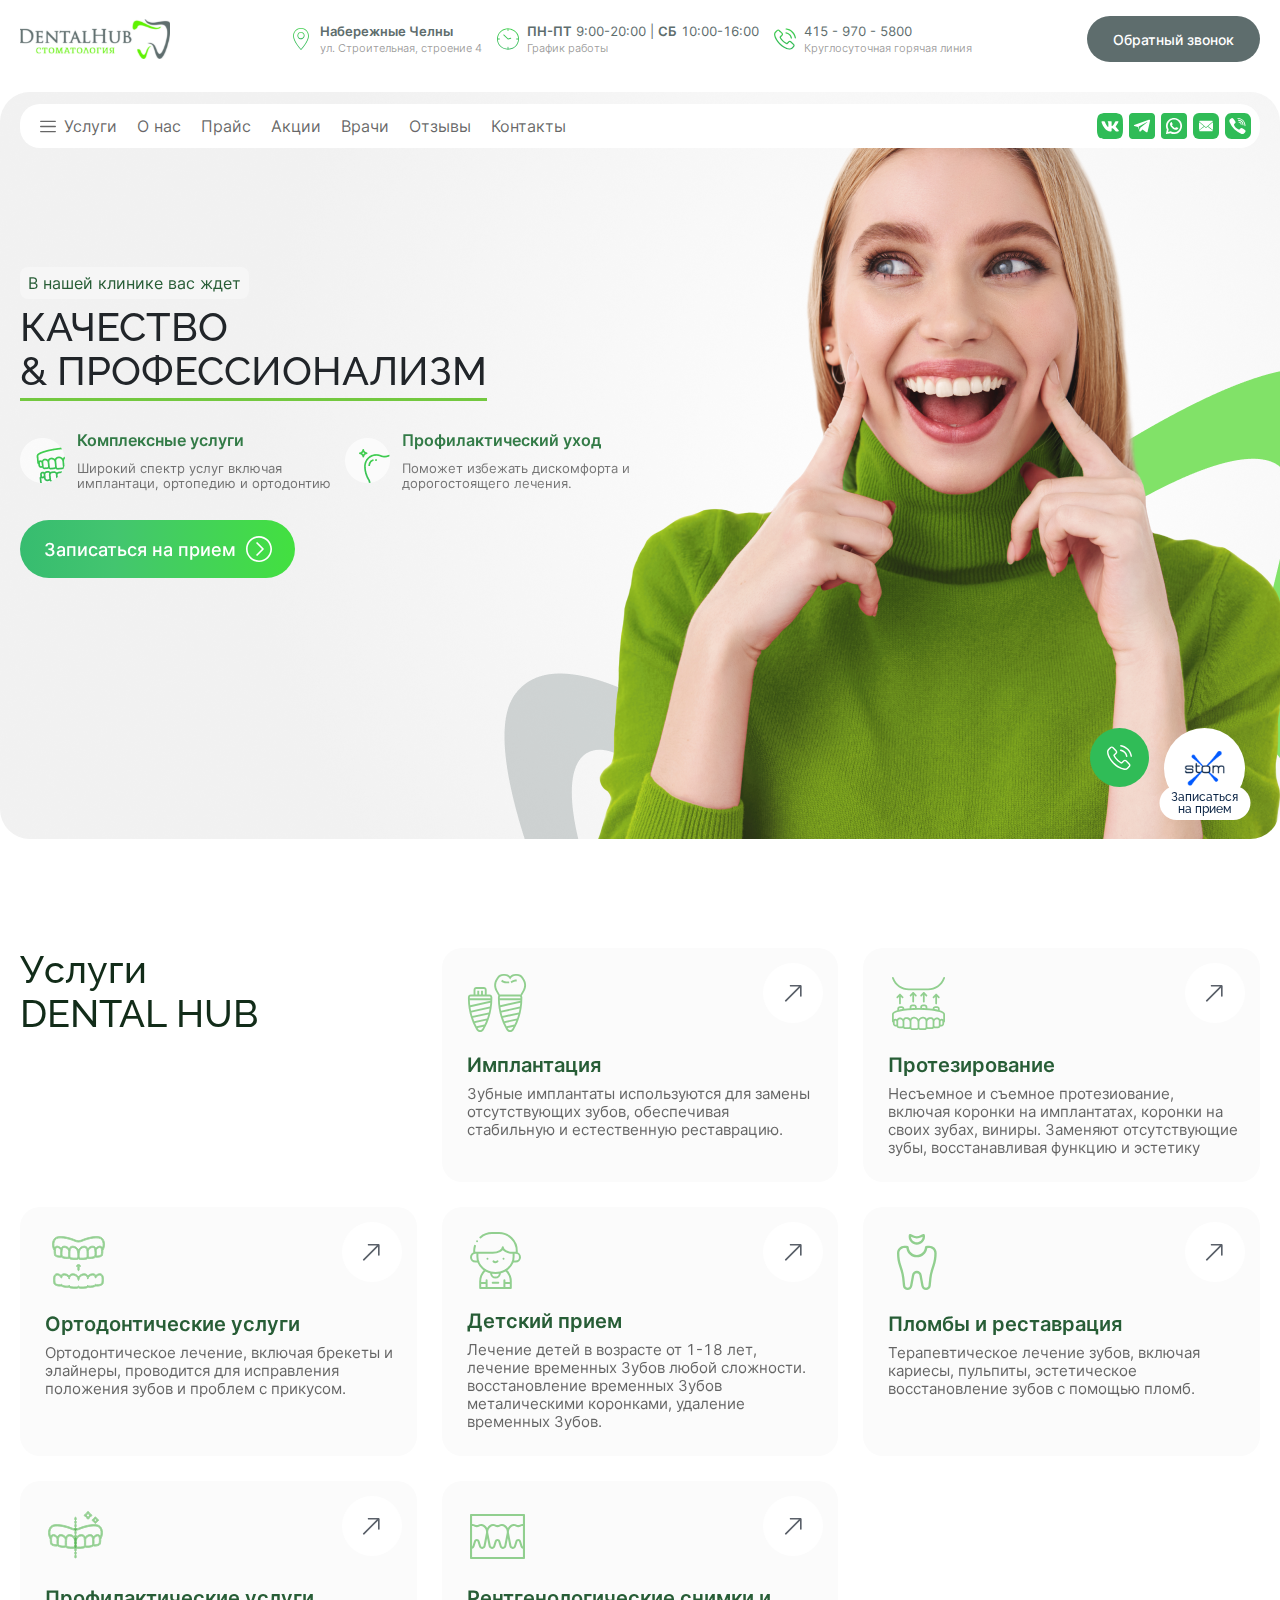
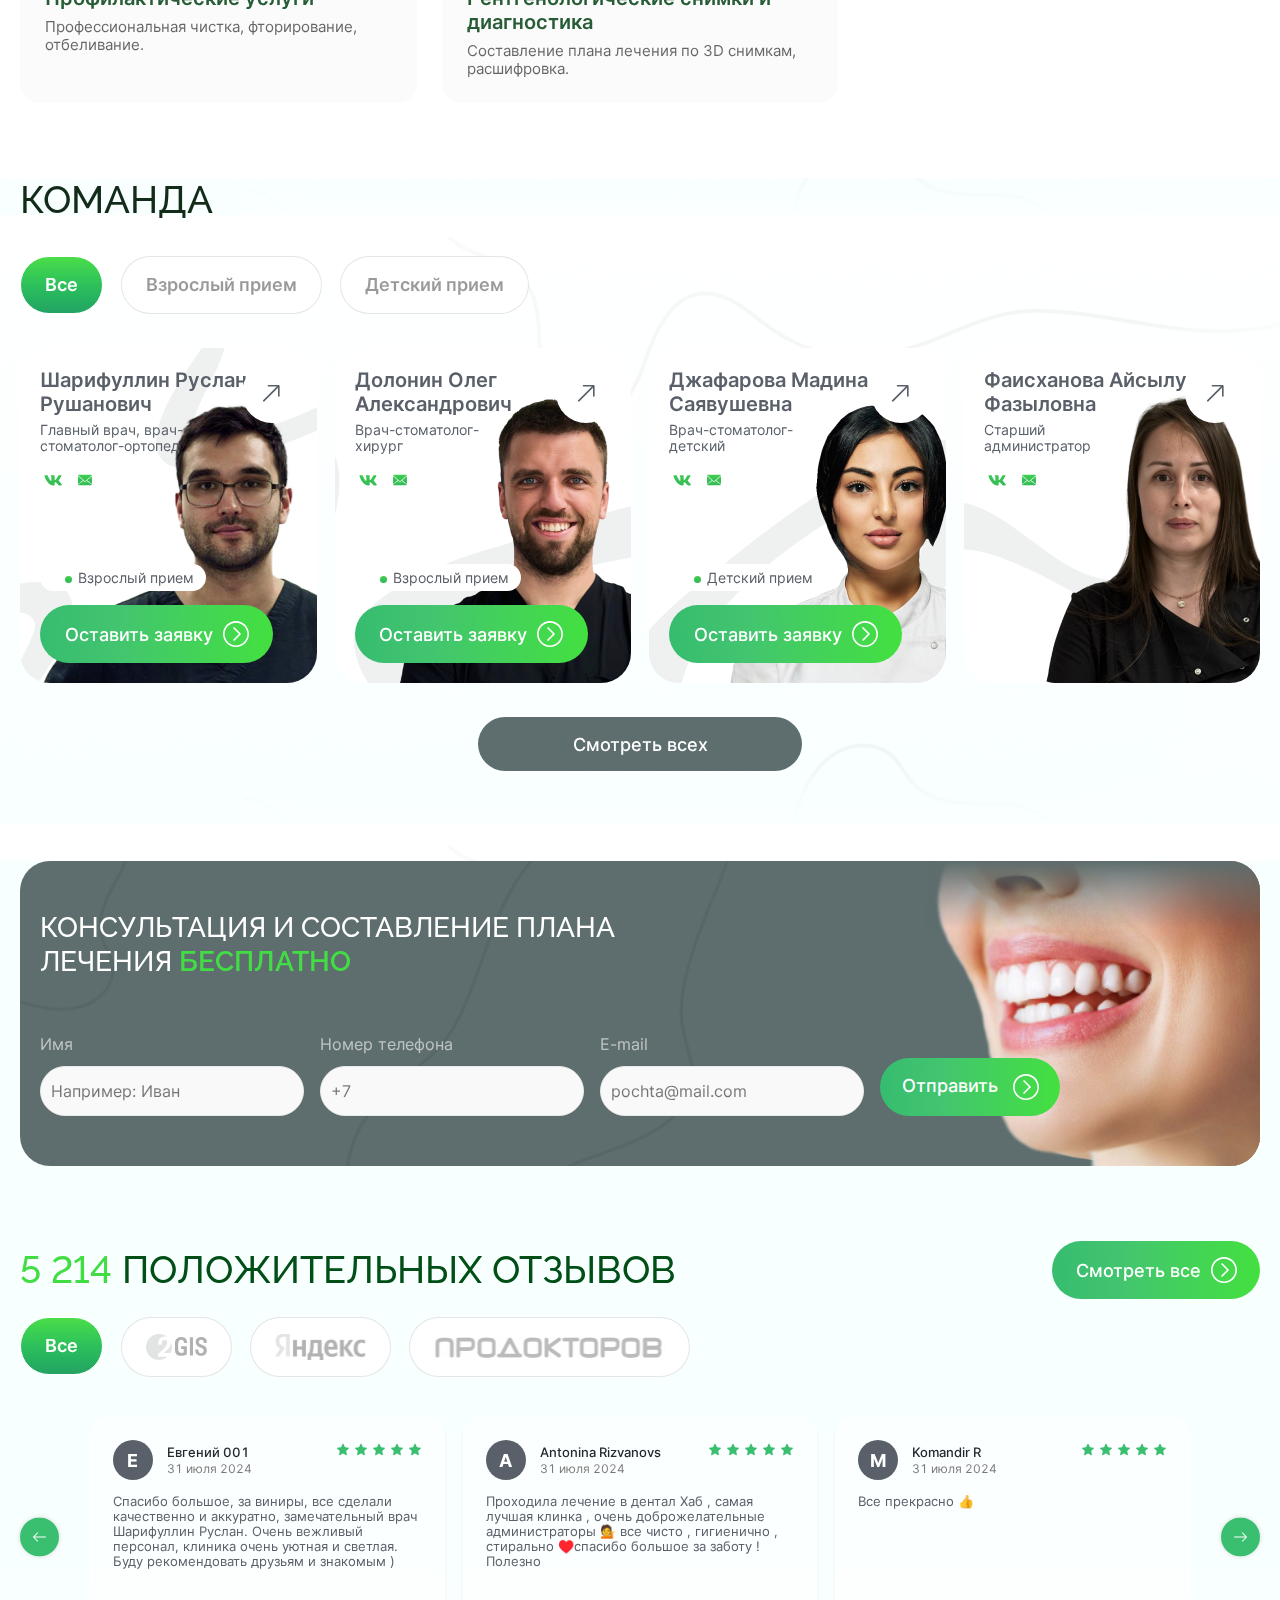
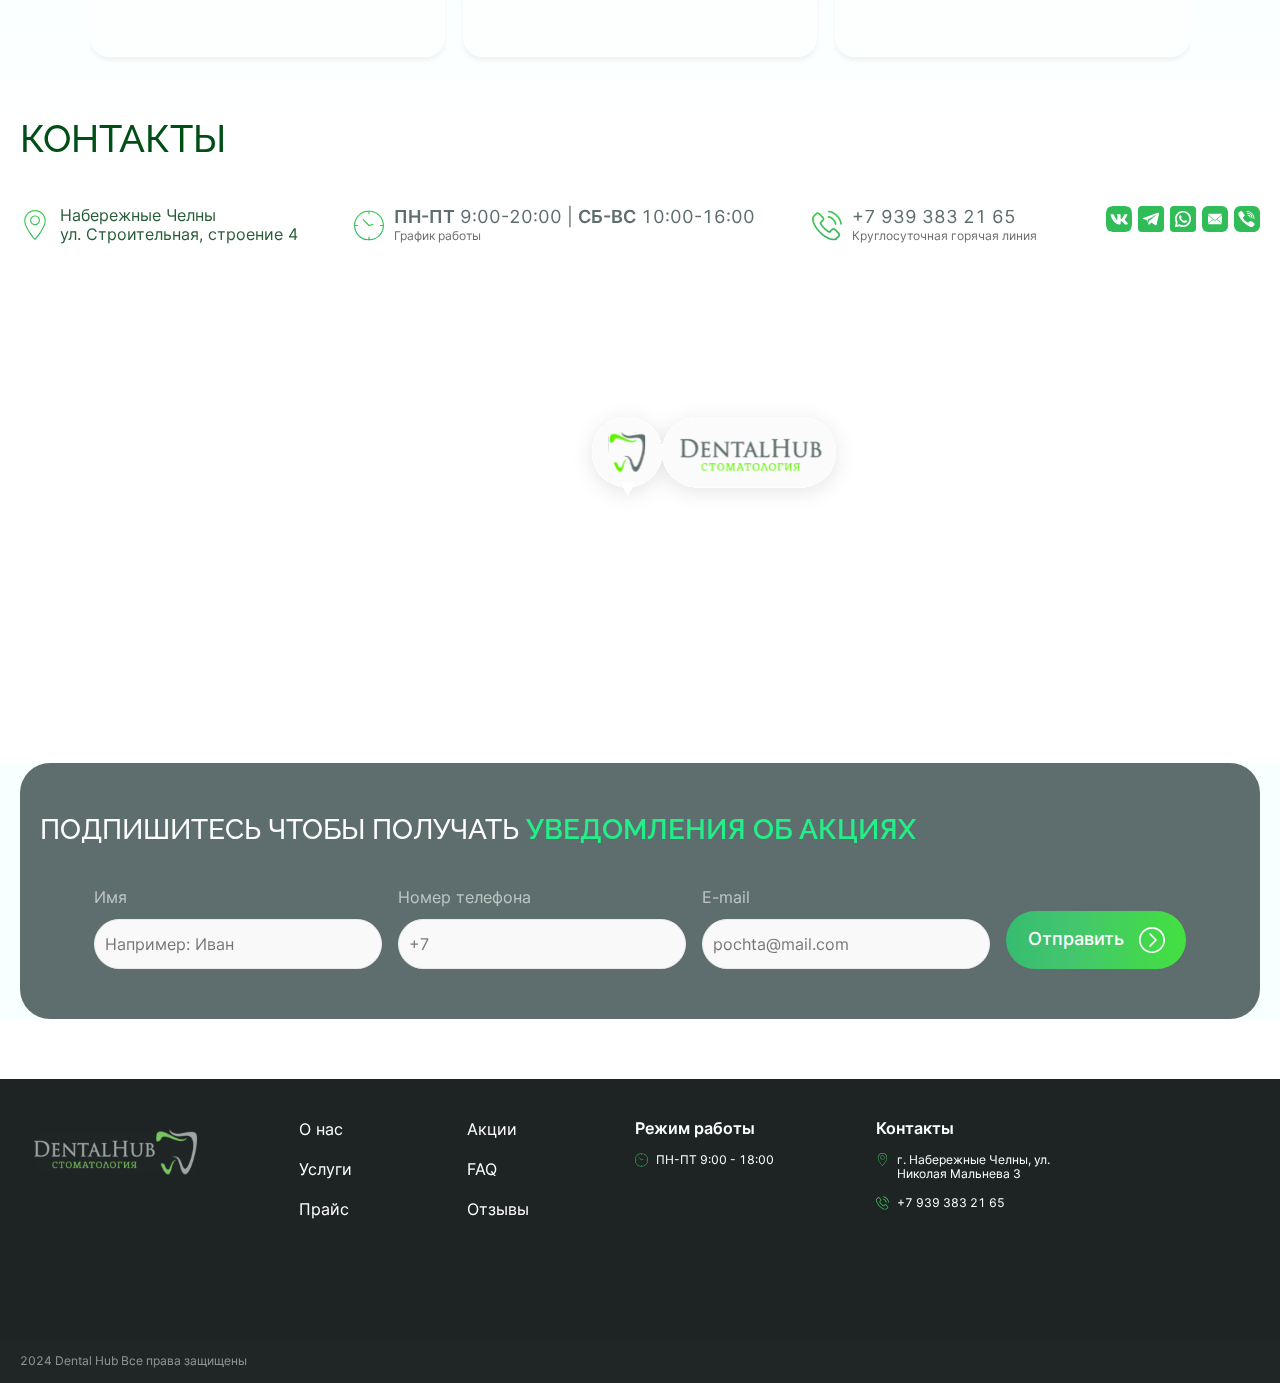
<file: index.html>
<!DOCTYPE html>
<html lang="ru">
<head>
    <meta charset="UTF-8">
    <meta http-equiv="X-UA-Compatible" content="IE=edge">
    <meta name="viewport" content="width=device-width, initial-scale=1.0">
    <link rel="shortcut icon" href="assets/img/logo.ico" type="image/x-icon">
    <link rel="stylesheet" href="assets/css/plugin/jquery.datepicker2.css"> 
    <link rel="stylesheet" href="assets/css/plugin/swiper.css">
    <link rel="stylesheet" href="assets/css/plugin/video.css">
    <link rel="stylesheet" href="assets/css/plugin/bootstrap.css">
    <link rel="stylesheet" href="assets/css/main.css">
    <title>Главная</title>
</head>
<body>
    <header class="header position-relative">
        <div class="header-top d-none d-lg-block">
            <div class="container">
                <div class="row g-0">
                    <div class="col-12 d-flex justify-content-between align-items-center">
                        <a href="./index.html" class="header-logo">
                            <img src="assets/img/svg/logo.svg" alt="logo" class="logo">
                        </a>
                        <div class="d-flex align-items-center">
                            <div class="header-top-info d-flex align-items-center">
                                <img src="assets/img/svg/loc.svg" alt="icon">
                                <div class="header-top-info-text">
                                    <p><strong>Набережные Челны</strong></p>
                                    <span>ул. Строительная, строение 4</span>
                                </div>
                            </div>
                            <div class="header-top-info d-flex align-items-center">
                                <img src="assets/img/svg/clock.svg" alt="icon">
                                <div class="header-top-info-text">
                                    <p><strong>ПН-ПТ</strong> 9:00-20:00 | <strong>СБ</strong> 10:00-16:00</p>
                                    <span>График работы</span>
                                </div>
                            </div>
                            <div class="header-top-info d-flex align-items-center">
                                <img src="assets/img/svg/call.svg" alt="icon">
                                <div class="header-top-info-text">
                                    <p>415 - 970 - 5800</p>
                                    <span>Круглосуточная горячая линия</span>
                                </div>
                            </div>
                        </div>
                        <button class="call-btn">Обратный звонок</button>
                    </div>
                </div>
            </div>
        </div>
        <div class="header-bottom position-absolute w-100 start-0 d-none d-lg-block">
            <div class="container">
                <div class="row g-0">
                    <div class="col-12">
                        <div class="header-nav d-flex align-items-center justify-content-between position-relative">
                            <ul class="nav-item d-flex">
                                <li class="item-box">
                                    <div class="d-flex align-items-center">
                                        <button class="item-btn">
                                            <img src="assets/img/svg/burger.svg" alt="">
                                            <img src="assets/img/svg/b-cl.svg" alt="">
                                        </button>
                                        <a href="./services.html">Услуги</a>
                                    </div>
                                    <ul class="item-info">
                                        <li>
                                            <a href="./services-page.html" class="">
                                                <svg width="24" height="24" viewBox="0 0 24 24" fill="none" xmlns="http://www.w3.org/2000/svg">
                                                    <path d="M9.53831 9.25405H8.68549V7.83268C8.68549 7.36249 8.30286 6.97986 7.83267 6.97986H5.55847C5.08828 6.97986 4.70565 7.36249 4.70565 7.83268V9.25405H3.85282C3.38263 9.25405 3 9.63668 3 10.1069V10.4705C3.00075 13.8194 3.89588 17.1074 5.59287 19.9945C5.82199 20.3834 6.24442 20.625 6.69557 20.625C7.14671 20.625 7.56914 20.3834 7.79827 19.9945C9.49526 17.1074 10.3904 13.8194 10.3911 10.4705V10.1069C10.3911 9.63668 10.0085 9.25405 9.53831 9.25405ZM8.02 18.3656L5.63636 18.8952C5.46271 18.5622 5.29936 18.224 5.14656 17.8809L8.56268 17.1216C8.39723 17.5429 8.21621 17.9578 8.02 18.3656ZM8.79863 16.4868L4.91971 17.3488C4.78009 17.007 4.65088 16.6611 4.53224 16.3114L9.17529 15.2795C9.06381 15.6862 8.93818 16.0889 8.79863 16.4868ZM9.33307 14.6624L4.35741 15.7682C4.25093 15.4181 4.1549 15.0648 4.06944 14.709L9.57072 13.4863C9.50448 13.8809 9.42521 14.2731 9.33307 14.6624ZM9.66169 12.8837L3.94635 14.1538C3.87269 13.7953 3.80984 13.4347 3.75788 13.0724L9.77796 11.7346C9.7512 12.1188 9.71242 12.502 9.66169 12.8837ZM3.6851 12.5062C3.62706 11.9924 3.59093 11.4765 3.57679 10.9597H9.81434C9.81264 11.0217 9.81122 11.0834 9.80894 11.1453L3.6851 12.5062ZM5.2742 7.83268C5.2742 7.67604 5.40155 7.5484 5.55847 7.5484H7.83267C7.98959 7.5484 8.11694 7.67604 8.11694 7.83268V9.25405H7.54839V8.11695H6.97984V9.25405H6.41129V8.11695H5.84274V9.25405H5.2742V7.83268ZM3.85282 9.8226H9.53831C9.69523 9.8226 9.82259 9.95024 9.82259 10.1069V10.3911H3.56855V10.1069C3.56855 9.95024 3.6959 9.8226 3.85282 9.8226ZM7.3079 19.7063C7.18082 19.9223 6.9463 20.0565 6.69557 20.0565C6.44484 20.0565 6.21031 19.9223 6.08324 19.7063C6.02667 19.6099 5.97323 19.5121 5.91836 19.4149L7.68882 19.0214C7.56686 19.2525 7.43985 19.4808 7.3079 19.7063ZM20.625 6.45452C20.625 5.8149 20.4459 5.19035 20.1068 4.64795L19.7224 4.03363C19.5258 3.71649 19.2511 3.45499 18.9247 3.27405C18.5984 3.09312 18.2311 2.99878 17.8579 3.00001H17.386C17.0879 2.99967 16.7928 3.06006 16.5189 3.17751C16.2449 3.29496 15.9977 3.46699 15.7924 3.68312C15.5871 3.46703 15.3399 3.29501 15.066 3.17757C14.792 3.06012 14.497 2.99971 14.199 3.00001H13.7268C13.3535 2.99877 12.986 3.09313 12.6595 3.27412C12.333 3.4551 12.0582 3.71667 11.8614 4.03392L11.4773 4.64795C11.1547 5.16452 10.9763 5.75808 10.9607 6.36694C10.9451 6.9758 11.0929 7.57772 11.3887 8.11013L12.2381 9.63896C12.146 9.77766 12.0969 9.94041 12.0968 10.1069V10.4705C12.0975 13.8194 12.9927 17.1074 14.6897 19.9945C14.9188 20.3834 15.3412 20.625 15.7924 20.625C16.2435 20.625 16.6659 20.3834 16.8951 19.9945C18.592 17.1074 19.4872 13.8194 19.4879 10.4705V10.1069C19.4879 9.93404 19.4353 9.77342 19.3466 9.63867L20.196 8.10985C20.4772 7.60342 20.6248 7.03376 20.625 6.45452ZM17.1168 18.3656L14.7331 18.8952C14.5594 18.5622 14.3961 18.2238 14.2433 17.8806L17.6595 17.1216C17.494 17.5429 17.313 17.9578 17.1168 18.3656ZM17.8957 16.4868L14.0165 17.3488C13.8769 17.007 13.7477 16.6611 13.629 16.3114L18.2721 15.2795C18.1606 15.6862 18.0351 16.0889 17.8957 16.4868ZM18.4299 14.6624L13.4542 15.7679C13.3477 15.4178 13.2517 15.0646 13.1662 14.7087L18.6675 13.486C18.6013 13.8807 18.522 14.273 18.4299 14.6624ZM18.7585 12.8837L13.0431 14.1538C12.9695 13.7953 12.9066 13.4347 12.8547 13.0724L18.8747 11.7346C18.848 12.1188 18.8092 12.502 18.7585 12.8837ZM12.7819 12.5062C12.7239 11.9924 12.6877 11.4765 12.6733 10.9597H18.9108C18.9091 11.0217 18.9077 11.0834 18.9054 11.1453L12.7819 12.5062ZM18.9194 10.1069V10.3911H12.6653V10.1069C12.6653 9.95024 12.7927 9.8226 12.9496 9.8226H18.6351C18.792 9.8226 18.9194 9.95024 18.9194 10.1069ZM16.4047 19.7063C16.2776 19.9223 16.0431 20.0565 15.7924 20.0565C15.5416 20.0565 15.3071 19.9223 15.18 19.7063C15.1235 19.6099 15.07 19.5121 15.0151 19.4149L16.7856 19.0214C16.6636 19.2525 16.5366 19.4808 16.4047 19.7063ZM19.6991 7.83353L18.8864 9.29612C18.8052 9.26948 18.7205 9.25529 18.6351 9.25405H12.9496C12.8615 9.25405 12.7782 9.27139 12.698 9.29612L11.8856 7.83382C11.639 7.39027 11.5158 6.88873 11.5288 6.38142C11.5419 5.8741 11.6907 5.37956 11.9598 4.94928L12.3435 4.33525C12.4894 4.10002 12.6931 3.90606 12.9352 3.77186C13.1773 3.63765 13.4497 3.56766 13.7265 3.56856H14.1987C14.7454 3.56856 15.2525 3.84004 15.5556 4.29488L15.7924 4.64966L16.0289 4.2946C16.1776 4.07106 16.3793 3.88779 16.6161 3.76111C16.8528 3.63443 17.1172 3.56829 17.3857 3.56856H17.8576C18.1343 3.56765 18.4067 3.63761 18.6487 3.77177C18.8908 3.90592 19.0944 4.09981 19.2403 4.33497L19.6247 4.94928C19.907 5.40057 20.0566 5.92219 20.0565 6.45452C20.0565 6.93636 19.9328 7.41309 19.6991 7.83353Z" fill="#5E6D6D80"/>
                                                    <path d="M13.4352 4.78935L13.0332 5.19131C13.2393 5.39866 13.4845 5.56305 13.7546 5.67494C14.0247 5.78683 14.3143 5.84401 14.6067 5.84315H15.5084V5.2746H14.6067C14.389 5.27521 14.1734 5.23263 13.9723 5.14934C13.7712 5.06604 13.5886 4.94368 13.4352 4.78935ZM16.0621 5.22685L15.9189 5.32236L16.2347 5.79511L16.378 5.69959C16.7929 5.42199 17.2811 5.27405 17.7803 5.2746H17.7823L17.7829 4.70605H17.7803C17.1666 4.70605 16.5724 4.886 16.0621 5.22685Z" fill="#5E6D6D80"/>
                                                </svg>
                                                <span>Имплантация</span>
                                            </a>
                                        </li>
                                        <li>
                                            <a href="./services-page.html" class="">
                                                <svg width="24" height="24" viewBox="0 0 24 24" fill="none" xmlns="http://www.w3.org/2000/svg">
                                                    <g clip-path="url(#clip0_1_1670)">
                                                    <path d="M19.2999 13.6449V13.2009C19.2999 12.7315 18.9193 12.3509 18.4498 12.3509H17.8832C17.4146 12.3509 17.0345 12.7301 17.0332 13.1987C16.4763 13.1256 15.8999 13.0686 15.3332 13.0261V12.6343C15.3332 12.1649 14.9527 11.7843 14.4833 11.7843H13.9167C13.4472 11.7843 13.0667 12.1649 13.0667 12.6343V12.9225C12.8684 12.9193 12.6797 12.9177 12.5 12.9177C12.3204 12.9177 12.1317 12.9193 11.9334 12.9225V12.6343C11.9334 12.1649 11.5529 11.7843 11.0834 11.7843H10.5167C10.0474 11.7843 9.66683 12.1649 9.66683 12.6343V13.0261C9.10017 13.0686 8.52354 13.1256 7.96678 13.1987C7.96558 12.7301 7.58532 12.3509 7.11687 12.3509H6.55024C6.08073 12.3509 5.7002 12.7315 5.7002 13.2009V13.6448C4.68534 13.9429 4.00025 14.3507 4.00025 14.9009V17.1676C4.00057 17.2666 4.02691 17.3637 4.07663 17.4493C4.12635 17.535 4.1977 17.606 4.28353 17.6553V18.0174C4.28353 18.4869 4.66419 18.8675 5.13357 18.8675H5.46908C5.52747 19.0326 5.63544 19.1757 5.77824 19.2771C5.92103 19.3785 6.09168 19.4334 6.26683 19.4341H7.11687C7.26326 19.4332 7.40688 19.3941 7.53356 19.3207C7.60981 19.442 7.71552 19.5419 7.84082 19.6113C7.96613 19.6806 8.10695 19.7171 8.25016 19.7173H9.38345C9.52987 19.7166 9.67357 19.6775 9.80027 19.6041C9.8765 19.7253 9.98218 19.8253 10.1074 19.8946C10.2327 19.964 10.3735 20.0005 10.5167 20.0008H11.9334C12.1432 20 12.3451 19.9212 12.5 19.7797C12.6549 19.9212 12.8569 20 13.0667 20.0008H14.4833C14.6265 20.0005 14.7673 19.964 14.8926 19.8946C15.0178 19.8253 15.1235 19.7253 15.1998 19.6041C15.3265 19.6775 15.4702 19.7166 15.6166 19.7173H16.7499C16.8931 19.7171 17.0339 19.6806 17.1592 19.6113C17.2845 19.5419 17.3902 19.442 17.4665 19.3207C17.5931 19.3941 17.7368 19.4332 17.8832 19.4341H18.7332C18.9084 19.4334 19.079 19.3785 19.2218 19.2771C19.3646 19.1757 19.4726 19.0326 19.531 18.8675H19.8665C20.3359 18.8675 20.7164 18.4869 20.7164 18.0174V17.6553C20.8023 17.606 20.8736 17.535 20.9234 17.4494C20.9731 17.3638 20.9995 17.2666 20.9998 17.1676V14.9008C20.9998 14.3507 20.3148 13.9429 19.2999 13.6449ZM17.5999 13.2009C17.5999 13.0445 17.7267 12.9177 17.8832 12.9177H18.4498C18.525 12.9177 18.597 12.9475 18.6502 13.0006C18.7033 13.0537 18.7332 13.1258 18.7332 13.2009V13.4968C18.3785 13.4145 17.9966 13.3425 17.5999 13.2803V13.2009ZM13.6333 12.6343C13.6333 12.4779 13.7602 12.3509 13.9167 12.3509H14.4833C14.6397 12.3509 14.7666 12.4779 14.7666 12.6343V12.9878C14.3765 12.9644 13.996 12.9476 13.6333 12.9364V12.6343ZM10.2335 12.6343C10.2335 12.4779 10.3603 12.3509 10.5167 12.3509H11.0834C11.1585 12.3509 11.2306 12.3808 11.2837 12.4339C11.3369 12.487 11.3667 12.5591 11.3667 12.6343V12.9363C11.0041 12.9476 10.6236 12.9646 10.2335 12.9878V12.6343ZM6.26683 13.2009C6.26683 13.0445 6.39366 12.9177 6.55024 12.9177H7.11687C7.27325 12.9177 7.40012 13.0445 7.40012 13.2009V13.2803C7.00352 13.3425 6.62156 13.4145 6.26683 13.4968V13.2009ZM12.5 13.4843C17.633 13.4843 20.4331 14.4193 20.4331 14.9008V16.5801C20.2955 16.4553 20.1154 16.3876 19.9296 16.3909C19.7473 16.3915 19.5701 16.4511 19.4245 16.5608C19.3244 16.3842 19.1775 16.2385 19 16.1399C18.8226 16.0412 18.6213 15.9934 18.4185 16.0016C18.2268 16.002 18.0374 16.0425 17.8623 16.1203C17.6872 16.1981 17.5302 16.3116 17.4015 16.4536C17.2878 16.2681 17.1263 16.1167 16.9339 16.0152C16.7416 15.9136 16.5254 15.8658 16.3082 15.8767C16.086 15.8766 15.8664 15.9247 15.6646 16.0176C15.4627 16.1105 15.2834 16.2461 15.1389 16.4149C15.0162 16.2023 14.8371 16.0278 14.6214 15.9106C14.4057 15.7934 14.1618 15.7381 13.9167 15.7509C13.636 15.7511 13.3597 15.8208 13.1125 15.9537C12.8653 16.0867 12.6549 16.2789 12.5 16.513C12.3452 16.2789 12.1347 16.0867 11.8875 15.9538C11.6403 15.8208 11.3641 15.7511 11.0834 15.7509C10.838 15.7381 10.5938 15.7935 10.378 15.9109C10.1621 16.0283 9.98295 16.2031 9.86033 16.4161C9.71586 16.2472 9.53653 16.1117 9.33467 16.0188C9.1328 15.9259 8.9132 15.8778 8.69098 15.8779C8.47399 15.867 8.25808 15.9147 8.06588 16.016C7.87368 16.1173 7.71227 16.2684 7.59857 16.4536C7.46981 16.312 7.31296 16.1988 7.13803 16.1211C6.96309 16.0435 6.7739 16.0032 6.58251 16.0028C6.37948 15.9944 6.17806 16.0421 6.00041 16.1408C5.82276 16.2394 5.67575 16.3852 5.57556 16.562C5.43 16.4521 5.25274 16.3925 5.07039 16.392C4.88474 16.3884 4.70471 16.4557 4.56691 16.5801V14.9008C4.56691 14.4193 7.36705 13.4843 12.5 13.4843ZM4.85029 18.0174V17.2618C4.85029 17.2111 4.86068 16.9576 5.07042 16.9576C5.287 16.9928 5.43873 17.1905 5.41695 17.4089V18.3008H5.13354C5.09633 18.3008 5.05949 18.2935 5.02511 18.2792C4.99074 18.265 4.95951 18.2441 4.9332 18.2178C4.9069 18.1915 4.88603 18.1602 4.8718 18.1259C4.85757 18.0915 4.85028 18.0546 4.85029 18.0174ZM7.11687 18.8675H6.26683C6.19169 18.8674 6.11965 18.8376 6.06654 18.7844C6.01342 18.7313 5.9836 18.6592 5.98361 18.5841V17.1676C5.97843 17.0877 5.99035 17.0076 6.01856 16.9327C6.04678 16.8578 6.09065 16.7898 6.14724 16.7332C6.20383 16.6765 6.27185 16.6327 6.34674 16.6044C6.42164 16.5762 6.5017 16.5642 6.58158 16.5694C7.03347 16.5699 7.39975 16.936 7.40012 17.3879V18.5841C7.40013 18.6213 7.39281 18.6581 7.37858 18.6925C7.36435 18.7269 7.34348 18.7581 7.31718 18.7844C7.29088 18.8108 7.25965 18.8316 7.22528 18.8459C7.19091 18.8601 7.15407 18.8675 7.11687 18.8675ZM9.38345 19.1507H8.25016C8.21295 19.1507 8.17611 19.1434 8.14173 19.1292C8.10736 19.115 8.07612 19.0941 8.04981 19.0678C8.02349 19.0415 8.00261 19.0103 7.98837 18.9759C7.97412 18.9415 7.96679 18.9047 7.96678 18.8675V17.1675C7.9621 17.0712 7.97763 16.9749 8.01237 16.8849C8.04712 16.795 8.1003 16.7132 8.1685 16.645C8.23671 16.5768 8.31842 16.5237 8.4084 16.4889C8.49839 16.4542 8.59464 16.4386 8.69098 16.4433C9.22975 16.444 9.6663 16.8807 9.66679 17.4194V18.8675C9.66679 19.0239 9.53996 19.1507 9.38345 19.1507ZM11.9334 19.4341H10.5167C10.4416 19.4341 10.3695 19.4042 10.3164 19.3511C10.2633 19.2979 10.2335 19.2259 10.2335 19.1507V17.1676C10.228 17.0545 10.2462 16.9415 10.287 16.8359C10.3277 16.7303 10.3901 16.6344 10.4702 16.5543C10.5502 16.4743 10.6461 16.4119 10.7517 16.3711C10.8573 16.3303 10.9703 16.3121 11.0834 16.3175C11.7093 16.3175 12.2167 16.8249 12.2167 17.4508V19.1508C12.2167 19.188 12.2093 19.2248 12.1951 19.2592C12.1809 19.2936 12.16 19.3248 12.1337 19.3511C12.1074 19.3774 12.0762 19.3983 12.0418 19.4125C12.0074 19.4268 11.9706 19.4341 11.9334 19.4341ZM14.7666 19.1507C14.7666 19.2259 14.7368 19.2979 14.6837 19.3511C14.6305 19.4042 14.5585 19.4341 14.4834 19.4341H13.0667C12.9915 19.4341 12.9194 19.4042 12.8663 19.3511C12.8131 19.2979 12.7833 19.2259 12.7833 19.1507V17.4508C12.7833 16.8249 13.2908 16.3175 13.9167 16.3175C14.0298 16.3121 14.1427 16.3303 14.2483 16.3711C14.3539 16.4119 14.4498 16.4744 14.5298 16.5544C14.6098 16.6344 14.6723 16.7303 14.713 16.8359C14.7538 16.9415 14.772 17.0545 14.7666 17.1676V19.1507ZM17.0332 18.8675C17.0332 19.0239 16.9063 19.1507 16.7499 19.1507H15.6166C15.5794 19.1507 15.5426 19.1434 15.5082 19.1292C15.4738 19.115 15.4426 19.0941 15.4163 19.0678C15.39 19.0415 15.3691 19.0103 15.3548 18.9759C15.3406 18.9415 15.3332 18.9047 15.3332 18.8675V17.4194C15.3337 16.8807 15.7703 16.4439 16.3091 16.4433C16.4054 16.4386 16.5017 16.4541 16.5917 16.4889C16.6817 16.5236 16.7634 16.5768 16.8316 16.645C16.8998 16.7132 16.953 16.7949 16.9877 16.8849C17.0224 16.9749 17.0379 17.0712 17.0332 17.1676V18.8675ZM19.0165 18.5841C19.0165 18.6592 18.9866 18.7313 18.9335 18.7844C18.8804 18.8376 18.8084 18.8674 18.7332 18.8675H17.8832C17.846 18.8675 17.8091 18.8601 17.7747 18.8459C17.7404 18.8316 17.7091 18.8108 17.6828 18.7845C17.6565 18.7581 17.6357 18.7269 17.6214 18.6925C17.6072 18.6581 17.5999 18.6213 17.5999 18.5841V17.3879C17.6003 16.936 17.9665 16.5699 18.4184 16.5694C18.4983 16.5642 18.5784 16.5762 18.6533 16.6044C18.7282 16.6326 18.7962 16.6765 18.8528 16.7331C18.9094 16.7897 18.9533 16.8578 18.9815 16.9327C19.0097 17.0076 19.0216 17.0877 19.0165 17.1676V18.5841ZM20.1497 18.0174C20.1498 18.0546 20.1424 18.0915 20.1282 18.1259C20.114 18.1602 20.0931 18.1915 20.0668 18.2178C20.0405 18.2441 20.0093 18.265 19.9749 18.2792C19.9405 18.2935 19.9037 18.3008 19.8665 18.3008H19.5831V17.4089C19.5613 17.1905 19.7131 16.9928 19.9296 16.9576C20.1394 16.9576 20.1498 17.2125 20.1498 17.2618L20.1497 18.0174ZM20.8915 3.61885L20.9811 3.3863C21.0372 3.24015 20.9644 3.0761 20.8182 3.01992C20.672 2.96377 20.508 3.03665 20.4518 3.18281L20.3626 3.41549C19.598 5.37936 17.7102 6.67594 15.6027 6.68447H9.39782C7.29028 6.67621 5.40204 5.37966 4.6375 3.41549L4.54828 3.18281C4.49207 3.03665 4.32802 2.96377 4.18187 3.01992C4.03568 3.0761 3.9628 3.24015 4.01894 3.3863L4.10846 3.61885C4.9581 5.801 7.05564 7.24154 9.39733 7.25114H15.6021C17.944 7.24177 20.0418 5.80113 20.8915 3.61885ZM10.8001 11.2176C10.9565 11.2176 11.0833 11.0908 11.0833 10.9344V8.78504L11.4497 9.15143C11.5609 9.25867 11.7377 9.25728 11.8468 9.14794C11.8994 9.09544 11.9292 9.02438 11.9299 8.9501C11.9305 8.87581 11.902 8.80424 11.8504 8.75081L11.0004 7.90077C10.9979 7.89818 10.9944 7.89738 10.9919 7.89506C10.9677 7.87138 10.9395 7.85218 10.9085 7.83838C10.9063 7.83838 10.9035 7.83838 10.9012 7.83672C10.8726 7.82606 10.8425 7.82012 10.8119 7.81919C10.8024 7.81919 10.7931 7.81985 10.7836 7.82085C10.7599 7.82225 10.7365 7.82683 10.714 7.83446C10.7043 7.83722 10.6948 7.84044 10.6856 7.84436C10.654 7.85792 10.6253 7.87713 10.6006 7.90103L9.7506 8.75104C9.69898 8.80447 9.67042 8.87604 9.67108 8.95033C9.67174 9.02461 9.70156 9.09567 9.75412 9.14817C9.80662 9.20072 9.87767 9.23053 9.95194 9.23119C10.0262 9.23185 10.0978 9.2033 10.1512 9.15169L10.5167 8.78504V10.9343C10.5167 11.0908 10.6435 11.2176 10.8001 11.2176ZM14.2 11.2176C14.2751 11.2176 14.3471 11.1878 14.4003 11.1347C14.4534 11.0816 14.4833 11.0095 14.4833 10.9344V8.78504L14.8496 9.15143C14.9031 9.20264 14.9745 9.23087 15.0486 9.23006C15.1227 9.22925 15.1935 9.19946 15.2459 9.14708C15.2982 9.09471 15.328 9.0239 15.3288 8.94983C15.3296 8.87576 15.3014 8.80432 15.2502 8.75081L14.4003 7.90077C14.3977 7.89818 14.3944 7.89738 14.3918 7.89506C14.3676 7.87138 14.3394 7.85219 14.3085 7.83838C14.3062 7.83838 14.3033 7.83838 14.3011 7.83672C14.2726 7.82606 14.2424 7.82012 14.2119 7.81919C14.2024 7.81919 14.1929 7.81985 14.1835 7.82085C14.1598 7.82226 14.1363 7.82684 14.1138 7.83446C14.1042 7.83722 14.0948 7.84044 14.0856 7.84436C14.054 7.85788 14.0251 7.87709 14.0005 7.90103L13.1506 8.75104C13.0992 8.80452 13.0708 8.87602 13.0716 8.95019C13.0723 9.02435 13.1021 9.09527 13.1545 9.14772C13.207 9.20017 13.2779 9.22996 13.3521 9.23071C13.4262 9.23145 13.4977 9.20308 13.5512 9.15169L13.9167 8.78504V10.9343C13.9167 11.0908 14.0435 11.2176 14.2 11.2176ZM18.1666 11.7843C18.323 11.7843 18.4498 11.6574 18.4498 11.501V9.35164L18.8162 9.71802C18.8697 9.76961 18.9412 9.79815 19.0155 9.7975C19.0898 9.79685 19.1608 9.76705 19.2133 9.71454C19.2659 9.66203 19.2957 9.59098 19.2964 9.51669C19.297 9.4424 19.2685 9.37083 19.2169 9.3174L18.3668 8.46736C18.3642 8.46477 18.3608 8.46401 18.3584 8.46169C18.3341 8.43804 18.3059 8.41886 18.275 8.40501C18.2725 8.40501 18.2699 8.40501 18.2673 8.40332C18.2388 8.39277 18.2088 8.38685 18.1784 8.38579C18.1689 8.38579 18.1594 8.38645 18.1501 8.38748C18.1263 8.38889 18.1027 8.39346 18.0801 8.40109C18.0708 8.40421 18.0617 8.4068 18.0518 8.41072C18.0203 8.42433 17.9915 8.44352 17.9668 8.46736L17.1169 9.31744C17.0652 9.37086 17.0367 9.44242 17.0373 9.5167C17.038 9.59098 17.0678 9.66203 17.1203 9.71454C17.2296 9.8239 17.4063 9.82533 17.5175 9.71805L17.8832 9.35167V11.501C17.8832 11.6574 18.0101 11.7842 18.1666 11.7842L18.1666 11.7843ZM6.55024 11.7843C6.70662 11.7843 6.83346 11.6574 6.83346 11.501V9.35164L7.19987 9.71802C7.31104 9.82526 7.4878 9.82387 7.59697 9.71454C7.64953 9.66203 7.67935 9.59098 7.68 9.51669C7.68066 9.4424 7.65211 9.37083 7.60049 9.3174L6.75048 8.4674C6.74803 8.46481 6.74451 8.46404 6.74205 8.46172C6.71779 8.43808 6.68956 8.41889 6.65865 8.40504C6.65645 8.40504 6.6536 8.40504 6.65101 8.40335C6.62251 8.39269 6.59244 8.38685 6.56203 8.38608C6.55258 8.38592 6.54313 8.38639 6.53374 8.38751C6.5099 8.38892 6.48635 8.3935 6.46372 8.40112C6.42116 8.41344 6.38228 8.43601 6.3505 8.46687L5.50046 9.31677C5.44924 9.37029 5.42101 9.44173 5.42182 9.5158C5.42264 9.58987 5.45242 9.66067 5.5048 9.71305C5.55718 9.76543 5.62798 9.79521 5.70205 9.79602C5.77612 9.79683 5.84756 9.76861 5.90107 9.71739L6.26683 9.35167V11.501C6.26683 11.6574 6.39366 11.7842 6.55024 11.7842V11.7843Z" fill="#5E6D6D" fill-opacity="0.5"/>
                                                    </g>
                                                    <defs>
                                                    <clipPath id="clip0_1_1670">
                                                    <rect width="17" height="17" fill="white" transform="translate(4 3)"/>
                                                    </clipPath>
                                                    </defs>
                                                </svg>                                                    
                                                <span>Протезирование</span>
                                            </a>
                                        </li>
                                        <li>
                                            <a href="./services-page.html" class="">
                                                <svg width="24" height="24" viewBox="0 0 24 24" fill="none" xmlns="http://www.w3.org/2000/svg">
                                                    <g clip-path="url(#clip0_1_1676)">
                                                    <mask id="path-1-outside-1_1_1676" maskUnits="userSpaceOnUse" x="2" y="2" width="20" height="20" fill="black">
                                                    <rect fill="white" x="2" y="2" width="20" height="20"/>
                                                    <path d="M11.5267 13.4232C11.4829 13.4233 11.4402 13.41 11.4042 13.3851C11.3682 13.3602 11.3406 13.3249 11.3252 13.2839C11.3098 13.243 11.3072 13.1983 11.3178 13.1558C11.3285 13.1134 11.3518 13.0752 11.3847 13.0463L11.6196 12.8404C11.7262 12.7471 11.8633 12.696 12.005 12.6967C12.1467 12.6974 12.2832 12.75 12.3888 12.8444L12.6167 13.0478C12.6577 13.0862 12.682 13.1391 12.6845 13.1953C12.687 13.2514 12.6674 13.3063 12.6299 13.3482C12.5924 13.3901 12.54 13.4156 12.484 13.4194C12.4279 13.4231 12.3726 13.4048 12.3298 13.3683L12.1028 13.1648C12.0756 13.1404 12.0404 13.1269 12.0038 13.1267C11.9673 13.1265 11.9319 13.1397 11.9045 13.1638L11.6695 13.3697C11.6301 13.4045 11.5793 13.4235 11.5267 13.4232ZM12 14.7879C11.9429 14.7879 11.8882 14.7652 11.8479 14.7249C11.8075 14.6845 11.7849 14.6298 11.7849 14.5727V13.6526C11.7849 13.5955 11.8075 13.5408 11.8479 13.5004C11.8882 13.4601 11.9429 13.4374 12 13.4374C12.057 13.4374 12.1118 13.4601 12.1521 13.5004C12.1924 13.5408 12.2151 13.5955 12.2151 13.6526V14.5727C12.2151 14.6298 12.1924 14.6845 12.1521 14.7249C12.1118 14.7652 12.057 14.7879 12 14.7879ZM20.2595 3.64103C19.0118 2.32258 15.1575 3.30084 13.0216 4.22719C12.699 4.36648 12.3513 4.43834 12 4.43834C11.6486 4.43834 11.301 4.36648 10.9784 4.22719C8.84246 3.30084 4.98849 2.32258 3.74045 3.64103C2.81267 4.62159 2.75186 6.3812 3.58571 7.84838C3.55975 8.5401 3.6544 9.2995 3.74347 9.51205C3.92346 9.94546 4.92309 10.1566 5.53836 10.1566C5.5986 10.1566 5.65539 10.1546 5.70717 10.1506C5.82659 10.1438 5.94429 10.1189 6.05625 10.0768C6.4148 10.4506 7.38589 10.6086 8.03544 10.6086C8.12378 10.6086 8.2061 10.6056 8.28025 10.6C8.4534 10.5921 8.62393 10.5547 8.78452 10.4895C8.90949 10.6592 9.09518 10.7741 9.30283 10.8101C9.79615 10.8987 10.2965 10.9423 10.7977 10.9402C11.02 10.9402 11.2389 10.9318 11.4457 10.9147C11.6491 10.9023 11.8433 10.8253 12 10.6948C12.1565 10.8254 12.3507 10.9027 12.5542 10.9153C12.7611 10.9323 12.9798 10.9406 13.2023 10.9406C13.7035 10.9427 14.2038 10.8992 14.6971 10.8107C14.9049 10.7745 15.0906 10.6594 15.2154 10.4895C15.3761 10.5547 15.5467 10.5921 15.72 10.6C15.7941 10.6056 15.8765 10.6086 15.9648 10.6086C16.6146 10.6086 17.5854 10.4509 17.944 10.0768C18.056 10.1189 18.1737 10.1438 18.2931 10.1506C18.3449 10.1546 18.4015 10.1566 18.4619 10.1566C19.0772 10.1566 20.0768 9.94546 20.2568 9.51205C20.3453 9.29893 20.4399 8.53952 20.4145 7.84838C21.2481 6.3812 21.1873 4.62159 20.2595 3.64103ZM4.78455 9.63596C4.34511 9.53256 4.16039 9.39674 4.13988 9.34726C4.01496 9.04608 3.91657 7.44279 4.16856 7.01067C4.33866 6.71996 4.67899 6.74993 4.81753 6.77632C5.06479 6.83326 5.29167 6.95699 5.47343 7.13402C5.65519 7.31105 5.78486 7.53459 5.84829 7.78026C5.86522 7.85309 5.86925 7.92833 5.86019 8.00256C5.79962 8.56174 5.80718 9.12622 5.88271 9.68358C5.74216 9.7365 5.31377 9.76074 4.78498 9.63625L4.78455 9.63596ZM7.32135 10.1201C6.65545 10.0122 6.37478 9.82585 6.34337 9.75271C6.19866 9.41653 6.21085 7.59683 6.51548 7.01856C6.63021 6.80157 6.9803 6.71379 7.3879 6.80027C7.94035 6.91745 8.51733 7.34111 8.60051 8.02881C8.60524 8.07254 8.60567 8.11664 8.6018 8.16046C8.56241 8.77055 8.56495 9.38262 8.6094 9.99236C8.61198 10.0271 8.61844 10.0596 8.62374 10.0928C8.4885 10.1663 7.99643 10.2299 7.32178 10.1204L7.32135 10.1201ZM11.71 10.3762C11.6265 10.4486 11.5193 10.4878 11.4088 10.4862C10.7318 10.5388 10.0509 10.5058 9.38214 10.3879C9.28317 10.3695 9.19402 10.3163 9.13076 10.238C9.0675 10.1596 9.03428 10.0613 9.03708 9.96067C9.01255 9.6308 8.945 8.4823 9.10319 7.56556C9.13174 7.34155 9.24249 7.13613 9.41396 6.98918C9.58543 6.84223 9.80538 6.76422 10.0311 6.7703C10.3894 6.76659 10.7387 6.88249 11.0237 7.09965C11.3088 7.31682 11.5132 7.62284 11.6047 7.96929C11.8455 8.99445 11.8174 10.1435 11.711 10.3764L11.71 10.3762ZM14.9604 9.96024C14.9632 10.0609 14.93 10.1592 14.8667 10.2375C14.8035 10.3158 14.7143 10.3689 14.6154 10.3873C13.9466 10.5054 13.2656 10.5384 12.5886 10.4856C12.478 10.4872 12.3708 10.4479 12.2874 10.3754C12.1811 10.1427 12.153 8.99359 12.3924 7.96914C12.4823 7.62915 12.6809 7.32788 12.9579 7.1113C13.235 6.89472 13.5753 6.77471 13.927 6.76958H13.9653C14.191 6.7635 14.4109 6.84151 14.5824 6.98846C14.7539 7.13542 14.8646 7.34083 14.8932 7.56484C15.0535 8.48258 14.986 9.6308 14.9614 9.96109L14.9604 9.96024ZM17.655 9.75199C17.6236 9.82528 17.3431 10.0116 16.6772 10.1196C16.0031 10.2291 15.5106 10.1653 15.3754 10.092C15.4215 9.44839 15.4287 8.80255 15.397 8.15803C15.3934 8.11505 15.3939 8.07183 15.3984 8.02895C15.4812 7.34054 16.0582 6.91673 16.6112 6.79941C17.0194 6.71336 17.3697 6.8007 17.4836 7.0177C17.7887 7.59711 17.8009 9.41682 17.656 9.75285L17.655 9.75199ZM19.8594 9.34755C19.8389 9.39703 19.6541 9.53285 19.214 9.63625C18.6848 9.76103 18.2567 9.73664 18.1152 9.68444C18.1908 9.12708 18.1983 8.56261 18.1378 8.00342C18.1287 7.92919 18.1327 7.85395 18.1497 7.78112C18.2131 7.53545 18.3428 7.31191 18.5245 7.13488C18.7063 6.95785 18.9332 6.83412 19.1804 6.77718C19.3187 6.75094 19.6593 6.72068 19.8294 7.01139C20.083 7.44308 19.9846 9.0468 19.8594 9.34755ZM20.2014 6.79368C19.9876 6.42796 19.5765 6.26303 19.1007 6.35395C18.6423 6.45246 18.2406 6.72615 17.9811 7.11666C17.9524 7.01361 17.9138 6.91357 17.8658 6.81792C17.6579 6.42251 17.1305 6.24997 16.5231 6.3792C16.0054 6.48642 15.5489 6.7892 15.2487 7.22451C15.1563 6.96305 14.9842 6.73715 14.7567 6.57855C14.5292 6.41995 14.2578 6.33664 13.9805 6.34033C13.5384 6.33336 13.1061 6.47043 12.7488 6.73085C12.3915 6.99126 12.1287 7.36087 12 7.78385C11.872 7.36057 11.6093 6.99062 11.2519 6.7302C10.8945 6.46977 10.4619 6.33309 10.0198 6.3409C9.74249 6.33721 9.47102 6.42053 9.24353 6.57912C9.01604 6.73772 8.84397 6.96363 8.75153 7.22508C8.45137 6.78977 7.99489 6.48699 7.4771 6.37977C6.86958 6.25069 6.34237 6.42279 6.13441 6.81849C6.08633 6.91394 6.04752 7.01379 6.01853 7.11666C5.7591 6.72615 5.35736 6.45246 4.899 6.35395C4.4237 6.26346 4.01209 6.42796 3.79811 6.79382C3.75143 6.8779 3.71539 6.96746 3.69083 7.06044C3.25699 5.90649 3.38047 4.64827 4.05311 3.93691C4.9829 2.95391 8.28312 3.5273 10.8073 4.62188C11.1839 4.78451 11.5898 4.86841 12 4.86841C12.4102 4.86841 12.8161 4.78451 13.1927 4.62188C15.7168 3.5273 19.0172 2.95405 19.9468 3.93691C20.6201 4.64827 20.743 5.90649 20.3091 7.06044C20.2846 6.96739 20.2482 6.87778 20.2014 6.79368ZM20.3867 16.4557C20.2807 16.2768 20.1286 16.1296 19.9464 16.0294C19.7641 15.9292 19.5584 15.8797 19.3505 15.886C19.1054 15.8934 18.8641 15.949 18.6405 16.0496C18.4168 16.1502 18.2152 16.2939 18.0471 16.4725C17.8482 16.1109 17.4313 15.9037 16.8998 15.9037C16.4239 15.9079 15.9615 16.062 15.5781 16.344C15.4747 16.4213 15.382 16.5119 15.3022 16.6135C15.155 16.3851 14.951 16.1988 14.7102 16.0728C14.4694 15.9468 14.2 15.8854 13.9284 15.8946C13.5394 15.9025 13.1588 16.0084 12.8216 16.2026C12.4845 16.3967 12.2019 16.6729 12 17.0054C11.798 16.673 11.5153 16.3969 11.1782 16.2028C10.841 16.0087 10.4604 15.9029 10.0714 15.8951C9.79994 15.8858 9.53069 15.9471 9.29 16.0731C9.0493 16.199 8.84539 16.3852 8.69818 16.6135C8.61823 16.5117 8.52532 16.4209 8.42181 16.3433C8.0384 16.0612 7.57588 15.9071 7.09991 15.9028C6.56926 15.9028 6.1522 16.1099 5.95256 16.4718C5.78452 16.2931 5.58293 16.1494 5.35931 16.0488C5.13569 15.9481 4.89442 15.8925 4.6493 15.8852C4.44131 15.8789 4.23545 15.9286 4.05315 16.0289C3.87086 16.1292 3.7188 16.2766 3.61281 16.4557C3.21023 17.1412 3.38248 18.9759 3.54383 19.3648C3.80887 20.0002 5.09577 20.143 5.52574 20.143C5.68588 20.1455 5.84571 20.1282 6.00161 20.0915C6.62921 20.5879 8.00661 20.5946 8.02296 20.5946C8.25784 20.6012 8.49247 20.5744 8.71983 20.515C8.86913 20.6589 9.05757 20.7554 9.26153 20.7926C9.7668 20.8831 10.2792 20.9278 10.7925 20.9261C11.0257 20.9261 11.2515 20.917 11.4634 20.8994C11.6519 20.8843 11.8349 20.8288 12 20.7366C12.165 20.8288 12.3479 20.8844 12.5364 20.8995C12.7488 20.9172 12.9745 20.9262 13.2077 20.9262C13.7203 20.928 14.2319 20.8834 14.7364 20.7931C14.9417 20.756 15.1313 20.6588 15.2814 20.5139C15.3248 20.5268 15.3707 20.5382 15.4191 20.5482C15.6025 20.5818 15.7887 20.5977 15.9751 20.5956C16.4139 20.5956 17.4704 20.4967 17.9946 20.0907C18.1517 20.1281 18.3129 20.1458 18.4744 20.1432C18.9046 20.1432 20.1912 19.9997 20.456 19.3657C20.6175 18.976 20.7897 17.1414 20.3867 16.4557ZM20.0587 19.2006C19.8708 19.6509 17.9806 19.9177 17.8845 19.5176C17.8762 19.5487 17.8661 19.5793 17.8544 19.6093C17.6751 20.0224 16.2007 20.2648 15.5052 20.1271C15.3087 20.0869 15.1739 20.0181 15.148 19.9148V19.9077C15.1213 20.025 15.0602 20.1317 14.9726 20.2142C14.885 20.2967 14.7748 20.3512 14.6561 20.3709C13.9685 20.4919 13.2683 20.5257 12.5722 20.4713C12.4188 20.4584 12.1663 20.3967 12.0932 20.2361C12.043 20.1271 11.957 20.1271 11.9068 20.2361C11.8336 20.3967 11.5812 20.4584 11.4277 20.4713C10.7317 20.5257 10.0315 20.4919 9.34385 20.3709C9.22514 20.3512 9.11496 20.2967 9.02736 20.2142C8.93976 20.1317 8.87869 20.025 8.85192 19.9077V19.9148C8.73002 20.3867 6.37507 20.1386 6.1456 19.6093C6.13386 19.5793 6.1238 19.5487 6.11548 19.5176C6.01939 19.9177 4.12912 19.6509 3.94124 19.2006C3.80499 18.8722 3.68022 17.1913 3.98427 16.6736C4.39445 15.9722 5.64793 16.3595 6.01078 17.3462C6.0153 17.3599 6.02429 17.3717 6.03632 17.3797C6.04835 17.3877 6.06272 17.3914 6.07712 17.3903C6.09152 17.3891 6.10511 17.3831 6.11571 17.3733C6.12631 17.3635 6.1333 17.3504 6.13556 17.3362C6.16698 17.1125 6.23075 16.8946 6.32487 16.6893C6.57299 16.2175 7.52386 16.2132 8.16494 16.6893C8.46182 16.9102 8.61241 17.3017 8.74006 17.6761C8.74422 17.6891 8.75283 17.7004 8.7644 17.7078C8.77596 17.7152 8.78976 17.7183 8.80339 17.7166C8.81701 17.7149 8.82961 17.7085 8.839 17.6984C8.84839 17.6884 8.85398 17.6754 8.85479 17.6617C8.86483 17.5212 8.87774 17.3849 8.89208 17.3003C9.15884 15.7585 11.4593 16.1644 11.815 17.6918C11.8451 17.818 11.8709 17.9486 11.8938 18.0791C11.898 18.1042 11.9109 18.1271 11.9304 18.1436C11.9498 18.1601 11.9745 18.1691 12 18.1691C12.0255 18.1691 12.0501 18.1601 12.0696 18.1436C12.089 18.1271 12.102 18.1042 12.1061 18.0791C12.1291 17.9486 12.1549 17.818 12.185 17.6918C12.5407 16.1644 14.8411 15.7585 15.1079 17.3003C15.115 17.3405 15.1208 17.3935 15.128 17.4523V17.4681C15.1351 17.5283 15.1409 17.5943 15.1452 17.6617C15.146 17.6754 15.1516 17.6884 15.161 17.6984C15.1703 17.7085 15.1829 17.7149 15.1966 17.7166C15.2102 17.7183 15.224 17.7152 15.2356 17.7078C15.2471 17.7004 15.2557 17.6891 15.2599 17.6761C15.2929 17.5814 15.3259 17.4853 15.3632 17.3921C15.453 17.119 15.6162 16.8758 15.835 16.6893C16.4761 16.2132 17.427 16.2175 17.6751 16.6893C17.7692 16.8946 17.833 17.1125 17.8644 17.3362C17.8667 17.3504 17.8736 17.3635 17.8842 17.3733C17.8948 17.3831 17.9084 17.3891 17.9228 17.3903C17.9372 17.3914 17.9516 17.3877 17.9636 17.3797C17.9757 17.3717 17.9847 17.3599 17.9892 17.3462C18.352 16.3595 19.6055 15.9722 20.0157 16.6736C20.3197 17.1907 20.195 18.8716 20.0587 19.2V19.2006Z"/>
                                                    </mask>
                                                    <path d="M11.5267 13.4232C11.4829 13.4233 11.4402 13.41 11.4042 13.3851C11.3682 13.3602 11.3406 13.3249 11.3252 13.2839C11.3098 13.243 11.3072 13.1983 11.3178 13.1558C11.3285 13.1134 11.3518 13.0752 11.3847 13.0463L11.6196 12.8404C11.7262 12.7471 11.8633 12.696 12.005 12.6967C12.1467 12.6974 12.2832 12.75 12.3888 12.8444L12.6167 13.0478C12.6577 13.0862 12.682 13.1391 12.6845 13.1953C12.687 13.2514 12.6674 13.3063 12.6299 13.3482C12.5924 13.3901 12.54 13.4156 12.484 13.4194C12.4279 13.4231 12.3726 13.4048 12.3298 13.3683L12.1028 13.1648C12.0756 13.1404 12.0404 13.1269 12.0038 13.1267C11.9673 13.1265 11.9319 13.1397 11.9045 13.1638L11.6695 13.3697C11.6301 13.4045 11.5793 13.4235 11.5267 13.4232ZM12 14.7879C11.9429 14.7879 11.8882 14.7652 11.8479 14.7249C11.8075 14.6845 11.7849 14.6298 11.7849 14.5727V13.6526C11.7849 13.5955 11.8075 13.5408 11.8479 13.5004C11.8882 13.4601 11.9429 13.4374 12 13.4374C12.057 13.4374 12.1118 13.4601 12.1521 13.5004C12.1924 13.5408 12.2151 13.5955 12.2151 13.6526V14.5727C12.2151 14.6298 12.1924 14.6845 12.1521 14.7249C12.1118 14.7652 12.057 14.7879 12 14.7879ZM20.2595 3.64103C19.0118 2.32258 15.1575 3.30084 13.0216 4.22719C12.699 4.36648 12.3513 4.43834 12 4.43834C11.6486 4.43834 11.301 4.36648 10.9784 4.22719C8.84246 3.30084 4.98849 2.32258 3.74045 3.64103C2.81267 4.62159 2.75186 6.3812 3.58571 7.84838C3.55975 8.5401 3.6544 9.2995 3.74347 9.51205C3.92346 9.94546 4.92309 10.1566 5.53836 10.1566C5.5986 10.1566 5.65539 10.1546 5.70717 10.1506C5.82659 10.1438 5.94429 10.1189 6.05625 10.0768C6.4148 10.4506 7.38589 10.6086 8.03544 10.6086C8.12378 10.6086 8.2061 10.6056 8.28025 10.6C8.4534 10.5921 8.62393 10.5547 8.78452 10.4895C8.90949 10.6592 9.09518 10.7741 9.30283 10.8101C9.79615 10.8987 10.2965 10.9423 10.7977 10.9402C11.02 10.9402 11.2389 10.9318 11.4457 10.9147C11.6491 10.9023 11.8433 10.8253 12 10.6948C12.1565 10.8254 12.3507 10.9027 12.5542 10.9153C12.7611 10.9323 12.9798 10.9406 13.2023 10.9406C13.7035 10.9427 14.2038 10.8992 14.6971 10.8107C14.9049 10.7745 15.0906 10.6594 15.2154 10.4895C15.3761 10.5547 15.5467 10.5921 15.72 10.6C15.7941 10.6056 15.8765 10.6086 15.9648 10.6086C16.6146 10.6086 17.5854 10.4509 17.944 10.0768C18.056 10.1189 18.1737 10.1438 18.2931 10.1506C18.3449 10.1546 18.4015 10.1566 18.4619 10.1566C19.0772 10.1566 20.0768 9.94546 20.2568 9.51205C20.3453 9.29893 20.4399 8.53952 20.4145 7.84838C21.2481 6.3812 21.1873 4.62159 20.2595 3.64103ZM4.78455 9.63596C4.34511 9.53256 4.16039 9.39674 4.13988 9.34726C4.01496 9.04608 3.91657 7.44279 4.16856 7.01067C4.33866 6.71996 4.67899 6.74993 4.81753 6.77632C5.06479 6.83326 5.29167 6.95699 5.47343 7.13402C5.65519 7.31105 5.78486 7.53459 5.84829 7.78026C5.86522 7.85309 5.86925 7.92833 5.86019 8.00256C5.79962 8.56174 5.80718 9.12622 5.88271 9.68358C5.74216 9.7365 5.31377 9.76074 4.78498 9.63625L4.78455 9.63596ZM7.32135 10.1201C6.65545 10.0122 6.37478 9.82585 6.34337 9.75271C6.19866 9.41653 6.21085 7.59683 6.51548 7.01856C6.63021 6.80157 6.9803 6.71379 7.3879 6.80027C7.94035 6.91745 8.51733 7.34111 8.60051 8.02881C8.60524 8.07254 8.60567 8.11664 8.6018 8.16046C8.56241 8.77055 8.56495 9.38262 8.6094 9.99236C8.61198 10.0271 8.61844 10.0596 8.62374 10.0928C8.4885 10.1663 7.99643 10.2299 7.32178 10.1204L7.32135 10.1201ZM11.71 10.3762C11.6265 10.4486 11.5193 10.4878 11.4088 10.4862C10.7318 10.5388 10.0509 10.5058 9.38214 10.3879C9.28317 10.3695 9.19402 10.3163 9.13076 10.238C9.0675 10.1596 9.03428 10.0613 9.03708 9.96067C9.01255 9.6308 8.945 8.4823 9.10319 7.56556C9.13174 7.34155 9.24249 7.13613 9.41396 6.98918C9.58543 6.84223 9.80538 6.76422 10.0311 6.7703C10.3894 6.76659 10.7387 6.88249 11.0237 7.09965C11.3088 7.31682 11.5132 7.62284 11.6047 7.96929C11.8455 8.99445 11.8174 10.1435 11.711 10.3764L11.71 10.3762ZM14.9604 9.96024C14.9632 10.0609 14.93 10.1592 14.8667 10.2375C14.8035 10.3158 14.7143 10.3689 14.6154 10.3873C13.9466 10.5054 13.2656 10.5384 12.5886 10.4856C12.478 10.4872 12.3708 10.4479 12.2874 10.3754C12.1811 10.1427 12.153 8.99359 12.3924 7.96914C12.4823 7.62915 12.6809 7.32788 12.9579 7.1113C13.235 6.89472 13.5753 6.77471 13.927 6.76958H13.9653C14.191 6.7635 14.4109 6.84151 14.5824 6.98846C14.7539 7.13542 14.8646 7.34083 14.8932 7.56484C15.0535 8.48258 14.986 9.6308 14.9614 9.96109L14.9604 9.96024ZM17.655 9.75199C17.6236 9.82528 17.3431 10.0116 16.6772 10.1196C16.0031 10.2291 15.5106 10.1653 15.3754 10.092C15.4215 9.44839 15.4287 8.80255 15.397 8.15803C15.3934 8.11505 15.3939 8.07183 15.3984 8.02895C15.4812 7.34054 16.0582 6.91673 16.6112 6.79941C17.0194 6.71336 17.3697 6.8007 17.4836 7.0177C17.7887 7.59711 17.8009 9.41682 17.656 9.75285L17.655 9.75199ZM19.8594 9.34755C19.8389 9.39703 19.6541 9.53285 19.214 9.63625C18.6848 9.76103 18.2567 9.73664 18.1152 9.68444C18.1908 9.12708 18.1983 8.56261 18.1378 8.00342C18.1287 7.92919 18.1327 7.85395 18.1497 7.78112C18.2131 7.53545 18.3428 7.31191 18.5245 7.13488C18.7063 6.95785 18.9332 6.83412 19.1804 6.77718C19.3187 6.75094 19.6593 6.72068 19.8294 7.01139C20.083 7.44308 19.9846 9.0468 19.8594 9.34755ZM20.2014 6.79368C19.9876 6.42796 19.5765 6.26303 19.1007 6.35395C18.6423 6.45246 18.2406 6.72615 17.9811 7.11666C17.9524 7.01361 17.9138 6.91357 17.8658 6.81792C17.6579 6.42251 17.1305 6.24997 16.5231 6.3792C16.0054 6.48642 15.5489 6.7892 15.2487 7.22451C15.1563 6.96305 14.9842 6.73715 14.7567 6.57855C14.5292 6.41995 14.2578 6.33664 13.9805 6.34033C13.5384 6.33336 13.1061 6.47043 12.7488 6.73085C12.3915 6.99126 12.1287 7.36087 12 7.78385C11.872 7.36057 11.6093 6.99062 11.2519 6.7302C10.8945 6.46977 10.4619 6.33309 10.0198 6.3409C9.74249 6.33721 9.47102 6.42053 9.24353 6.57912C9.01604 6.73772 8.84397 6.96363 8.75153 7.22508C8.45137 6.78977 7.99489 6.48699 7.4771 6.37977C6.86958 6.25069 6.34237 6.42279 6.13441 6.81849C6.08633 6.91394 6.04752 7.01379 6.01853 7.11666C5.7591 6.72615 5.35736 6.45246 4.899 6.35395C4.4237 6.26346 4.01209 6.42796 3.79811 6.79382C3.75143 6.8779 3.71539 6.96746 3.69083 7.06044C3.25699 5.90649 3.38047 4.64827 4.05311 3.93691C4.9829 2.95391 8.28312 3.5273 10.8073 4.62188C11.1839 4.78451 11.5898 4.86841 12 4.86841C12.4102 4.86841 12.8161 4.78451 13.1927 4.62188C15.7168 3.5273 19.0172 2.95405 19.9468 3.93691C20.6201 4.64827 20.743 5.90649 20.3091 7.06044C20.2846 6.96739 20.2482 6.87778 20.2014 6.79368ZM20.3867 16.4557C20.2807 16.2768 20.1286 16.1296 19.9464 16.0294C19.7641 15.9292 19.5584 15.8797 19.3505 15.886C19.1054 15.8934 18.8641 15.949 18.6405 16.0496C18.4168 16.1502 18.2152 16.2939 18.0471 16.4725C17.8482 16.1109 17.4313 15.9037 16.8998 15.9037C16.4239 15.9079 15.9615 16.062 15.5781 16.344C15.4747 16.4213 15.382 16.5119 15.3022 16.6135C15.155 16.3851 14.951 16.1988 14.7102 16.0728C14.4694 15.9468 14.2 15.8854 13.9284 15.8946C13.5394 15.9025 13.1588 16.0084 12.8216 16.2026C12.4845 16.3967 12.2019 16.6729 12 17.0054C11.798 16.673 11.5153 16.3969 11.1782 16.2028C10.841 16.0087 10.4604 15.9029 10.0714 15.8951C9.79994 15.8858 9.53069 15.9471 9.29 16.0731C9.0493 16.199 8.84539 16.3852 8.69818 16.6135C8.61823 16.5117 8.52532 16.4209 8.42181 16.3433C8.0384 16.0612 7.57588 15.9071 7.09991 15.9028C6.56926 15.9028 6.1522 16.1099 5.95256 16.4718C5.78452 16.2931 5.58293 16.1494 5.35931 16.0488C5.13569 15.9481 4.89442 15.8925 4.6493 15.8852C4.44131 15.8789 4.23545 15.9286 4.05315 16.0289C3.87086 16.1292 3.7188 16.2766 3.61281 16.4557C3.21023 17.1412 3.38248 18.9759 3.54383 19.3648C3.80887 20.0002 5.09577 20.143 5.52574 20.143C5.68588 20.1455 5.84571 20.1282 6.00161 20.0915C6.62921 20.5879 8.00661 20.5946 8.02296 20.5946C8.25784 20.6012 8.49247 20.5744 8.71983 20.515C8.86913 20.6589 9.05757 20.7554 9.26153 20.7926C9.7668 20.8831 10.2792 20.9278 10.7925 20.9261C11.0257 20.9261 11.2515 20.917 11.4634 20.8994C11.6519 20.8843 11.8349 20.8288 12 20.7366C12.165 20.8288 12.3479 20.8844 12.5364 20.8995C12.7488 20.9172 12.9745 20.9262 13.2077 20.9262C13.7203 20.928 14.2319 20.8834 14.7364 20.7931C14.9417 20.756 15.1313 20.6588 15.2814 20.5139C15.3248 20.5268 15.3707 20.5382 15.4191 20.5482C15.6025 20.5818 15.7887 20.5977 15.9751 20.5956C16.4139 20.5956 17.4704 20.4967 17.9946 20.0907C18.1517 20.1281 18.3129 20.1458 18.4744 20.1432C18.9046 20.1432 20.1912 19.9997 20.456 19.3657C20.6175 18.976 20.7897 17.1414 20.3867 16.4557ZM20.0587 19.2006C19.8708 19.6509 17.9806 19.9177 17.8845 19.5176C17.8762 19.5487 17.8661 19.5793 17.8544 19.6093C17.6751 20.0224 16.2007 20.2648 15.5052 20.1271C15.3087 20.0869 15.1739 20.0181 15.148 19.9148V19.9077C15.1213 20.025 15.0602 20.1317 14.9726 20.2142C14.885 20.2967 14.7748 20.3512 14.6561 20.3709C13.9685 20.4919 13.2683 20.5257 12.5722 20.4713C12.4188 20.4584 12.1663 20.3967 12.0932 20.2361C12.043 20.1271 11.957 20.1271 11.9068 20.2361C11.8336 20.3967 11.5812 20.4584 11.4277 20.4713C10.7317 20.5257 10.0315 20.4919 9.34385 20.3709C9.22514 20.3512 9.11496 20.2967 9.02736 20.2142C8.93976 20.1317 8.87869 20.025 8.85192 19.9077V19.9148C8.73002 20.3867 6.37507 20.1386 6.1456 19.6093C6.13386 19.5793 6.1238 19.5487 6.11548 19.5176C6.01939 19.9177 4.12912 19.6509 3.94124 19.2006C3.80499 18.8722 3.68022 17.1913 3.98427 16.6736C4.39445 15.9722 5.64793 16.3595 6.01078 17.3462C6.0153 17.3599 6.02429 17.3717 6.03632 17.3797C6.04835 17.3877 6.06272 17.3914 6.07712 17.3903C6.09152 17.3891 6.10511 17.3831 6.11571 17.3733C6.12631 17.3635 6.1333 17.3504 6.13556 17.3362C6.16698 17.1125 6.23075 16.8946 6.32487 16.6893C6.57299 16.2175 7.52386 16.2132 8.16494 16.6893C8.46182 16.9102 8.61241 17.3017 8.74006 17.6761C8.74422 17.6891 8.75283 17.7004 8.7644 17.7078C8.77596 17.7152 8.78976 17.7183 8.80339 17.7166C8.81701 17.7149 8.82961 17.7085 8.839 17.6984C8.84839 17.6884 8.85398 17.6754 8.85479 17.6617C8.86483 17.5212 8.87774 17.3849 8.89208 17.3003C9.15884 15.7585 11.4593 16.1644 11.815 17.6918C11.8451 17.818 11.8709 17.9486 11.8938 18.0791C11.898 18.1042 11.9109 18.1271 11.9304 18.1436C11.9498 18.1601 11.9745 18.1691 12 18.1691C12.0255 18.1691 12.0501 18.1601 12.0696 18.1436C12.089 18.1271 12.102 18.1042 12.1061 18.0791C12.1291 17.9486 12.1549 17.818 12.185 17.6918C12.5407 16.1644 14.8411 15.7585 15.1079 17.3003C15.115 17.3405 15.1208 17.3935 15.128 17.4523V17.4681C15.1351 17.5283 15.1409 17.5943 15.1452 17.6617C15.146 17.6754 15.1516 17.6884 15.161 17.6984C15.1703 17.7085 15.1829 17.7149 15.1966 17.7166C15.2102 17.7183 15.224 17.7152 15.2356 17.7078C15.2471 17.7004 15.2557 17.6891 15.2599 17.6761C15.2929 17.5814 15.3259 17.4853 15.3632 17.3921C15.453 17.119 15.6162 16.8758 15.835 16.6893C16.4761 16.2132 17.427 16.2175 17.6751 16.6893C17.7692 16.8946 17.833 17.1125 17.8644 17.3362C17.8667 17.3504 17.8736 17.3635 17.8842 17.3733C17.8948 17.3831 17.9084 17.3891 17.9228 17.3903C17.9372 17.3914 17.9516 17.3877 17.9636 17.3797C17.9757 17.3717 17.9847 17.3599 17.9892 17.3462C18.352 16.3595 19.6055 15.9722 20.0157 16.6736C20.3197 17.1907 20.195 18.8716 20.0587 19.2V19.2006Z" fill="#5E6D6D" fill-opacity="0.5"/>
                                                    <path d="M11.5267 13.4232C11.4829 13.4233 11.4402 13.41 11.4042 13.3851C11.3682 13.3602 11.3406 13.3249 11.3252 13.2839C11.3098 13.243 11.3072 13.1983 11.3178 13.1558C11.3285 13.1134 11.3518 13.0752 11.3847 13.0463L11.6196 12.8404C11.7262 12.7471 11.8633 12.696 12.005 12.6967C12.1467 12.6974 12.2832 12.75 12.3888 12.8444L12.6167 13.0478C12.6577 13.0862 12.682 13.1391 12.6845 13.1953C12.687 13.2514 12.6674 13.3063 12.6299 13.3482C12.5924 13.3901 12.54 13.4156 12.484 13.4194C12.4279 13.4231 12.3726 13.4048 12.3298 13.3683L12.1028 13.1648C12.0756 13.1404 12.0404 13.1269 12.0038 13.1267C11.9673 13.1265 11.9319 13.1397 11.9045 13.1638L11.6695 13.3697C11.6301 13.4045 11.5793 13.4235 11.5267 13.4232ZM12 14.7879C11.9429 14.7879 11.8882 14.7652 11.8479 14.7249C11.8075 14.6845 11.7849 14.6298 11.7849 14.5727V13.6526C11.7849 13.5955 11.8075 13.5408 11.8479 13.5004C11.8882 13.4601 11.9429 13.4374 12 13.4374C12.057 13.4374 12.1118 13.4601 12.1521 13.5004C12.1924 13.5408 12.2151 13.5955 12.2151 13.6526V14.5727C12.2151 14.6298 12.1924 14.6845 12.1521 14.7249C12.1118 14.7652 12.057 14.7879 12 14.7879ZM20.2595 3.64103C19.0118 2.32258 15.1575 3.30084 13.0216 4.22719C12.699 4.36648 12.3513 4.43834 12 4.43834C11.6486 4.43834 11.301 4.36648 10.9784 4.22719C8.84246 3.30084 4.98849 2.32258 3.74045 3.64103C2.81267 4.62159 2.75186 6.3812 3.58571 7.84838C3.55975 8.5401 3.6544 9.2995 3.74347 9.51205C3.92346 9.94546 4.92309 10.1566 5.53836 10.1566C5.5986 10.1566 5.65539 10.1546 5.70717 10.1506C5.82659 10.1438 5.94429 10.1189 6.05625 10.0768C6.4148 10.4506 7.38589 10.6086 8.03544 10.6086C8.12378 10.6086 8.2061 10.6056 8.28025 10.6C8.4534 10.5921 8.62393 10.5547 8.78452 10.4895C8.90949 10.6592 9.09518 10.7741 9.30283 10.8101C9.79615 10.8987 10.2965 10.9423 10.7977 10.9402C11.02 10.9402 11.2389 10.9318 11.4457 10.9147C11.6491 10.9023 11.8433 10.8253 12 10.6948C12.1565 10.8254 12.3507 10.9027 12.5542 10.9153C12.7611 10.9323 12.9798 10.9406 13.2023 10.9406C13.7035 10.9427 14.2038 10.8992 14.6971 10.8107C14.9049 10.7745 15.0906 10.6594 15.2154 10.4895C15.3761 10.5547 15.5467 10.5921 15.72 10.6C15.7941 10.6056 15.8765 10.6086 15.9648 10.6086C16.6146 10.6086 17.5854 10.4509 17.944 10.0768C18.056 10.1189 18.1737 10.1438 18.2931 10.1506C18.3449 10.1546 18.4015 10.1566 18.4619 10.1566C19.0772 10.1566 20.0768 9.94546 20.2568 9.51205C20.3453 9.29893 20.4399 8.53952 20.4145 7.84838C21.2481 6.3812 21.1873 4.62159 20.2595 3.64103ZM4.78455 9.63596C4.34511 9.53256 4.16039 9.39674 4.13988 9.34726C4.01496 9.04608 3.91657 7.44279 4.16856 7.01067C4.33866 6.71996 4.67899 6.74993 4.81753 6.77632C5.06479 6.83326 5.29167 6.95699 5.47343 7.13402C5.65519 7.31105 5.78486 7.53459 5.84829 7.78026C5.86522 7.85309 5.86925 7.92833 5.86019 8.00256C5.79962 8.56174 5.80718 9.12622 5.88271 9.68358C5.74216 9.7365 5.31377 9.76074 4.78498 9.63625L4.78455 9.63596ZM7.32135 10.1201C6.65545 10.0122 6.37478 9.82585 6.34337 9.75271C6.19866 9.41653 6.21085 7.59683 6.51548 7.01856C6.63021 6.80157 6.9803 6.71379 7.3879 6.80027C7.94035 6.91745 8.51733 7.34111 8.60051 8.02881C8.60524 8.07254 8.60567 8.11664 8.6018 8.16046C8.56241 8.77055 8.56495 9.38262 8.6094 9.99236C8.61198 10.0271 8.61844 10.0596 8.62374 10.0928C8.4885 10.1663 7.99643 10.2299 7.32178 10.1204L7.32135 10.1201ZM11.71 10.3762C11.6265 10.4486 11.5193 10.4878 11.4088 10.4862C10.7318 10.5388 10.0509 10.5058 9.38214 10.3879C9.28317 10.3695 9.19402 10.3163 9.13076 10.238C9.0675 10.1596 9.03428 10.0613 9.03708 9.96067C9.01255 9.6308 8.945 8.4823 9.10319 7.56556C9.13174 7.34155 9.24249 7.13613 9.41396 6.98918C9.58543 6.84223 9.80538 6.76422 10.0311 6.7703C10.3894 6.76659 10.7387 6.88249 11.0237 7.09965C11.3088 7.31682 11.5132 7.62284 11.6047 7.96929C11.8455 8.99445 11.8174 10.1435 11.711 10.3764L11.71 10.3762ZM14.9604 9.96024C14.9632 10.0609 14.93 10.1592 14.8667 10.2375C14.8035 10.3158 14.7143 10.3689 14.6154 10.3873C13.9466 10.5054 13.2656 10.5384 12.5886 10.4856C12.478 10.4872 12.3708 10.4479 12.2874 10.3754C12.1811 10.1427 12.153 8.99359 12.3924 7.96914C12.4823 7.62915 12.6809 7.32788 12.9579 7.1113C13.235 6.89472 13.5753 6.77471 13.927 6.76958H13.9653C14.191 6.7635 14.4109 6.84151 14.5824 6.98846C14.7539 7.13542 14.8646 7.34083 14.8932 7.56484C15.0535 8.48258 14.986 9.6308 14.9614 9.96109L14.9604 9.96024ZM17.655 9.75199C17.6236 9.82528 17.3431 10.0116 16.6772 10.1196C16.0031 10.2291 15.5106 10.1653 15.3754 10.092C15.4215 9.44839 15.4287 8.80255 15.397 8.15803C15.3934 8.11505 15.3939 8.07183 15.3984 8.02895C15.4812 7.34054 16.0582 6.91673 16.6112 6.79941C17.0194 6.71336 17.3697 6.8007 17.4836 7.0177C17.7887 7.59711 17.8009 9.41682 17.656 9.75285L17.655 9.75199ZM19.8594 9.34755C19.8389 9.39703 19.6541 9.53285 19.214 9.63625C18.6848 9.76103 18.2567 9.73664 18.1152 9.68444C18.1908 9.12708 18.1983 8.56261 18.1378 8.00342C18.1287 7.92919 18.1327 7.85395 18.1497 7.78112C18.2131 7.53545 18.3428 7.31191 18.5245 7.13488C18.7063 6.95785 18.9332 6.83412 19.1804 6.77718C19.3187 6.75094 19.6593 6.72068 19.8294 7.01139C20.083 7.44308 19.9846 9.0468 19.8594 9.34755ZM20.2014 6.79368C19.9876 6.42796 19.5765 6.26303 19.1007 6.35395C18.6423 6.45246 18.2406 6.72615 17.9811 7.11666C17.9524 7.01361 17.9138 6.91357 17.8658 6.81792C17.6579 6.42251 17.1305 6.24997 16.5231 6.3792C16.0054 6.48642 15.5489 6.7892 15.2487 7.22451C15.1563 6.96305 14.9842 6.73715 14.7567 6.57855C14.5292 6.41995 14.2578 6.33664 13.9805 6.34033C13.5384 6.33336 13.1061 6.47043 12.7488 6.73085C12.3915 6.99126 12.1287 7.36087 12 7.78385C11.872 7.36057 11.6093 6.99062 11.2519 6.7302C10.8945 6.46977 10.4619 6.33309 10.0198 6.3409C9.74249 6.33721 9.47102 6.42053 9.24353 6.57912C9.01604 6.73772 8.84397 6.96363 8.75153 7.22508C8.45137 6.78977 7.99489 6.48699 7.4771 6.37977C6.86958 6.25069 6.34237 6.42279 6.13441 6.81849C6.08633 6.91394 6.04752 7.01379 6.01853 7.11666C5.7591 6.72615 5.35736 6.45246 4.899 6.35395C4.4237 6.26346 4.01209 6.42796 3.79811 6.79382C3.75143 6.8779 3.71539 6.96746 3.69083 7.06044C3.25699 5.90649 3.38047 4.64827 4.05311 3.93691C4.9829 2.95391 8.28312 3.5273 10.8073 4.62188C11.1839 4.78451 11.5898 4.86841 12 4.86841C12.4102 4.86841 12.8161 4.78451 13.1927 4.62188C15.7168 3.5273 19.0172 2.95405 19.9468 3.93691C20.6201 4.64827 20.743 5.90649 20.3091 7.06044C20.2846 6.96739 20.2482 6.87778 20.2014 6.79368ZM20.3867 16.4557C20.2807 16.2768 20.1286 16.1296 19.9464 16.0294C19.7641 15.9292 19.5584 15.8797 19.3505 15.886C19.1054 15.8934 18.8641 15.949 18.6405 16.0496C18.4168 16.1502 18.2152 16.2939 18.0471 16.4725C17.8482 16.1109 17.4313 15.9037 16.8998 15.9037C16.4239 15.9079 15.9615 16.062 15.5781 16.344C15.4747 16.4213 15.382 16.5119 15.3022 16.6135C15.155 16.3851 14.951 16.1988 14.7102 16.0728C14.4694 15.9468 14.2 15.8854 13.9284 15.8946C13.5394 15.9025 13.1588 16.0084 12.8216 16.2026C12.4845 16.3967 12.2019 16.6729 12 17.0054C11.798 16.673 11.5153 16.3969 11.1782 16.2028C10.841 16.0087 10.4604 15.9029 10.0714 15.8951C9.79994 15.8858 9.53069 15.9471 9.29 16.0731C9.0493 16.199 8.84539 16.3852 8.69818 16.6135C8.61823 16.5117 8.52532 16.4209 8.42181 16.3433C8.0384 16.0612 7.57588 15.9071 7.09991 15.9028C6.56926 15.9028 6.1522 16.1099 5.95256 16.4718C5.78452 16.2931 5.58293 16.1494 5.35931 16.0488C5.13569 15.9481 4.89442 15.8925 4.6493 15.8852C4.44131 15.8789 4.23545 15.9286 4.05315 16.0289C3.87086 16.1292 3.7188 16.2766 3.61281 16.4557C3.21023 17.1412 3.38248 18.9759 3.54383 19.3648C3.80887 20.0002 5.09577 20.143 5.52574 20.143C5.68588 20.1455 5.84571 20.1282 6.00161 20.0915C6.62921 20.5879 8.00661 20.5946 8.02296 20.5946C8.25784 20.6012 8.49247 20.5744 8.71983 20.515C8.86913 20.6589 9.05757 20.7554 9.26153 20.7926C9.7668 20.8831 10.2792 20.9278 10.7925 20.9261C11.0257 20.9261 11.2515 20.917 11.4634 20.8994C11.6519 20.8843 11.8349 20.8288 12 20.7366C12.165 20.8288 12.3479 20.8844 12.5364 20.8995C12.7488 20.9172 12.9745 20.9262 13.2077 20.9262C13.7203 20.928 14.2319 20.8834 14.7364 20.7931C14.9417 20.756 15.1313 20.6588 15.2814 20.5139C15.3248 20.5268 15.3707 20.5382 15.4191 20.5482C15.6025 20.5818 15.7887 20.5977 15.9751 20.5956C16.4139 20.5956 17.4704 20.4967 17.9946 20.0907C18.1517 20.1281 18.3129 20.1458 18.4744 20.1432C18.9046 20.1432 20.1912 19.9997 20.456 19.3657C20.6175 18.976 20.7897 17.1414 20.3867 16.4557ZM20.0587 19.2006C19.8708 19.6509 17.9806 19.9177 17.8845 19.5176C17.8762 19.5487 17.8661 19.5793 17.8544 19.6093C17.6751 20.0224 16.2007 20.2648 15.5052 20.1271C15.3087 20.0869 15.1739 20.0181 15.148 19.9148V19.9077C15.1213 20.025 15.0602 20.1317 14.9726 20.2142C14.885 20.2967 14.7748 20.3512 14.6561 20.3709C13.9685 20.4919 13.2683 20.5257 12.5722 20.4713C12.4188 20.4584 12.1663 20.3967 12.0932 20.2361C12.043 20.1271 11.957 20.1271 11.9068 20.2361C11.8336 20.3967 11.5812 20.4584 11.4277 20.4713C10.7317 20.5257 10.0315 20.4919 9.34385 20.3709C9.22514 20.3512 9.11496 20.2967 9.02736 20.2142C8.93976 20.1317 8.87869 20.025 8.85192 19.9077V19.9148C8.73002 20.3867 6.37507 20.1386 6.1456 19.6093C6.13386 19.5793 6.1238 19.5487 6.11548 19.5176C6.01939 19.9177 4.12912 19.6509 3.94124 19.2006C3.80499 18.8722 3.68022 17.1913 3.98427 16.6736C4.39445 15.9722 5.64793 16.3595 6.01078 17.3462C6.0153 17.3599 6.02429 17.3717 6.03632 17.3797C6.04835 17.3877 6.06272 17.3914 6.07712 17.3903C6.09152 17.3891 6.10511 17.3831 6.11571 17.3733C6.12631 17.3635 6.1333 17.3504 6.13556 17.3362C6.16698 17.1125 6.23075 16.8946 6.32487 16.6893C6.57299 16.2175 7.52386 16.2132 8.16494 16.6893C8.46182 16.9102 8.61241 17.3017 8.74006 17.6761C8.74422 17.6891 8.75283 17.7004 8.7644 17.7078C8.77596 17.7152 8.78976 17.7183 8.80339 17.7166C8.81701 17.7149 8.82961 17.7085 8.839 17.6984C8.84839 17.6884 8.85398 17.6754 8.85479 17.6617C8.86483 17.5212 8.87774 17.3849 8.89208 17.3003C9.15884 15.7585 11.4593 16.1644 11.815 17.6918C11.8451 17.818 11.8709 17.9486 11.8938 18.0791C11.898 18.1042 11.9109 18.1271 11.9304 18.1436C11.9498 18.1601 11.9745 18.1691 12 18.1691C12.0255 18.1691 12.0501 18.1601 12.0696 18.1436C12.089 18.1271 12.102 18.1042 12.1061 18.0791C12.1291 17.9486 12.1549 17.818 12.185 17.6918C12.5407 16.1644 14.8411 15.7585 15.1079 17.3003C15.115 17.3405 15.1208 17.3935 15.128 17.4523V17.4681C15.1351 17.5283 15.1409 17.5943 15.1452 17.6617C15.146 17.6754 15.1516 17.6884 15.161 17.6984C15.1703 17.7085 15.1829 17.7149 15.1966 17.7166C15.2102 17.7183 15.224 17.7152 15.2356 17.7078C15.2471 17.7004 15.2557 17.6891 15.2599 17.6761C15.2929 17.5814 15.3259 17.4853 15.3632 17.3921C15.453 17.119 15.6162 16.8758 15.835 16.6893C16.4761 16.2132 17.427 16.2175 17.6751 16.6893C17.7692 16.8946 17.833 17.1125 17.8644 17.3362C17.8667 17.3504 17.8736 17.3635 17.8842 17.3733C17.8948 17.3831 17.9084 17.3891 17.9228 17.3903C17.9372 17.3914 17.9516 17.3877 17.9636 17.3797C17.9757 17.3717 17.9847 17.3599 17.9892 17.3462C18.352 16.3595 19.6055 15.9722 20.0157 16.6736C20.3197 17.1907 20.195 18.8716 20.0587 19.2V19.2006Z" stroke="#5E6D6D" stroke-opacity="0.5" stroke-width="0.4" mask="url(#path-1-outside-1_1_1676)"/>
                                                    </g>
                                                    <defs>
                                                    <clipPath id="clip0_1_1676">
                                                    <rect width="20" height="20" fill="white" transform="translate(2 2)"/>
                                                    </clipPath>
                                                    </defs>
                                                </svg>     
                                                <span>Ортодонтические услуги</span>
                                            </a>
                                        </li>
                                        <li>
                                            <a href="./services-page.html" class="">
                                                <svg width="24" height="24" viewBox="0 0 24 24" fill="none" xmlns="http://www.w3.org/2000/svg">
                                                    <g clip-path="url(#clip0_1_1683)">
                                                    <path d="M11.5833 5.8164C9.975 5.8164 8.66667 4.50807 8.66667 2.89973C8.66667 2.7039 8.68583 2.51807 8.725 2.33057C8.73711 2.27255 8.76145 2.21779 8.79641 2.16993C8.83136 2.12207 8.87613 2.08222 8.92771 2.05304C8.97929 2.02386 9.0365 2.00601 9.09553 2.0007C9.15456 1.99539 9.21404 2.00273 9.27 2.02223C9.62583 2.14723 9.95833 2.28807 10.2858 2.45223C11.16 2.88473 12.0075 2.8839 12.8817 2.4514C13.2083 2.28807 13.54 2.14723 13.8958 2.02307C13.9517 2.00339 14.0111 1.99596 14.07 2.00128C14.129 2.0066 14.1861 2.02455 14.2375 2.0539C14.3425 2.11223 14.4167 2.2139 14.4408 2.3314C14.4808 2.51807 14.5 2.7039 14.5 2.89973C14.5 4.50807 13.1917 5.8164 11.5833 5.8164ZM9.5025 3.0064C9.55833 4.10557 10.47 4.98307 11.5833 4.98307C12.6967 4.98307 13.6083 4.10557 13.6642 3.0064C13.525 3.06557 13.3892 3.1289 13.2533 3.19723C12.1458 3.74723 11.0225 3.7464 9.915 3.19807C9.77934 3.13029 9.64179 3.06637 9.5025 3.0064ZM14.875 21.9997C14.4771 21.9975 14.0923 21.857 13.7864 21.6024C13.4806 21.3478 13.2727 20.9948 13.1983 20.6039L12.49 16.7672C12.4092 16.3222 12.0283 15.9997 11.5833 15.9997C11.1383 15.9997 10.7575 16.3222 10.6767 16.7656L9.9675 20.6006C9.89399 20.9921 9.68657 21.3458 9.38081 21.6011C9.07504 21.8563 8.68999 21.9973 8.29167 21.9997C7.86864 21.9994 7.46096 21.8412 7.14851 21.556C6.83605 21.2709 6.64133 20.8793 6.6025 20.4581L6.32833 17.8431C6.22298 16.8979 6.02736 15.9651 5.74417 15.0572L5.20417 13.3506C4.73802 11.89 4.50049 10.3662 4.5 8.83307C4.5 7.36307 5.685 6.1664 7.14167 6.1664C7.56917 6.1664 7.9575 6.2089 8.34583 6.29223C8.43664 6.31213 8.51826 6.36165 8.57785 6.43301C8.63743 6.50436 8.67161 6.5935 8.675 6.6864C8.72583 8.2639 10.0033 9.49973 11.5833 9.49973C13.1633 9.49973 14.4408 8.2639 14.4917 6.6864C14.4951 6.5935 14.5292 6.50436 14.5888 6.43301C14.6484 6.36165 14.73 6.31213 14.8208 6.29223C15.21 6.2089 15.5975 6.1664 15.975 6.1664C16.7383 6.1664 17.4042 6.44473 17.8983 6.94973C18.3933 7.45557 18.6667 8.12473 18.6667 8.83307C18.6667 10.3614 18.43 11.8822 17.9633 13.3506L17.4225 15.0581C17.1395 15.9665 16.9441 16.8999 16.8392 17.8456L16.565 20.4597C16.5254 20.8807 16.3303 21.2717 16.0178 21.5565C15.7053 21.8413 15.2978 21.9993 14.875 21.9997ZM11.5833 15.1664C11.9956 15.1675 12.3943 15.3133 12.7099 15.5785C13.0255 15.8437 13.2379 16.2114 13.31 16.6172L14.0175 20.4497C14.0983 20.8631 14.4583 21.1664 14.875 21.1664C15.32 21.1664 15.6908 20.8264 15.7358 20.3747L16.01 17.7556C16.1225 16.7481 16.33 15.7572 16.6267 14.8081L17.1683 13.0989C17.6092 11.7114 17.8333 10.2764 17.8333 8.83307C17.8333 8.35057 17.64 7.87723 17.3025 7.53307C17.1363 7.36293 16.9375 7.22802 16.718 7.13639C16.4985 7.04476 16.2628 6.99828 16.025 6.99973C15.7683 6.99973 15.5308 7.01723 15.2992 7.05223C15.0725 8.91723 13.5008 10.3331 11.5833 10.3331C9.66583 10.3331 8.09417 8.91723 7.8675 7.05223C7.64388 7.01765 7.41795 7.0001 7.19167 6.99973C6.145 6.99973 5.33333 7.82223 5.33333 8.83307C5.33333 10.2764 5.5575 11.7114 5.9975 13.0989L6.53833 14.8072C6.83583 15.7572 7.04333 16.7481 7.15583 17.7531L7.43 20.3731C7.47583 20.8264 7.84667 21.1664 8.29167 21.1664C8.70833 21.1664 9.06917 20.8631 9.14917 20.4456L9.8575 16.6156C9.92961 16.21 10.1419 15.8427 10.4574 15.5778C10.7729 15.3129 11.1714 15.1673 11.5833 15.1664Z" fill="#5E6D6D" fill-opacity="0.5"/>
                                                    </g>
                                                    <defs>
                                                    <clipPath id="clip0_1_1683">
                                                    <rect width="20" height="20" fill="white" transform="translate(2 2)"/>
                                                    </clipPath>
                                                    </defs>
                                                </svg>
                                                <span>Пломбы и реставрация</span>
                                            </a>
                                        </li>
                                        <li>
                                            <a href="./services-page.html" class="">
                                                <svg width="24" height="24" viewBox="0 0 24 24" fill="none" xmlns="http://www.w3.org/2000/svg">
                                                    <g clip-path="url(#clip0_1_1689)">
                                                    <mask id="path-1-outside-1_1_1689" maskUnits="userSpaceOnUse" x="10.7891" y="2.84668" width="9" height="17" fill="black">
                                                    <rect fill="white" x="10.7891" y="2.84668" width="9" height="17"/>
                                                    <path d="M12 19.0547C11.9441 19.0547 11.8904 19.0325 11.8508 18.9929C11.8113 18.9533 11.7891 18.8997 11.7891 18.8437V18.2812C11.7891 18.2253 11.8113 18.1716 11.8508 18.1321C11.8904 18.0925 11.9441 18.0703 12 18.0703C12.0559 18.0703 12.1096 18.0925 12.1492 18.1321C12.1887 18.1716 12.2109 18.2253 12.2109 18.2812V18.8437C12.2109 18.8997 12.1887 18.9533 12.1492 18.9929C12.1096 19.0325 12.0559 19.0547 12 19.0547ZM12 17.9297C11.9441 17.9297 11.8904 17.9075 11.8508 17.8679C11.8113 17.8283 11.7891 17.7747 11.7891 17.7187V17.1562C11.7891 17.1003 11.8113 17.0466 11.8508 17.0071C11.8904 16.9675 11.9441 16.9453 12 16.9453C12.0559 16.9453 12.1096 16.9675 12.1492 17.0071C12.1887 17.0466 12.2109 17.1003 12.2109 17.1562V17.7187C12.2109 17.7747 12.1887 17.8283 12.1492 17.8679C12.1096 17.9075 12.0559 17.9297 12 17.9297ZM12 16.8047C11.9441 16.8047 11.8904 16.7825 11.8508 16.7429C11.8113 16.7033 11.7891 16.6497 11.7891 16.5937V16.0312C11.7891 15.9753 11.8113 15.9216 11.8508 15.8821C11.8904 15.8425 11.9441 15.8203 12 15.8203C12.0559 15.8203 12.1096 15.8425 12.1492 15.8821C12.1887 15.9216 12.2109 15.9753 12.2109 16.0312V16.5937C12.2109 16.6497 12.1887 16.7033 12.1492 16.7429C12.1096 16.7825 12.0559 16.8047 12 16.8047ZM12 15.6797C11.9441 15.6797 11.8904 15.6575 11.8508 15.6179C11.8113 15.5783 11.7891 15.5247 11.7891 15.4687V14.9062C11.7891 14.8503 11.8113 14.7966 11.8508 14.7571C11.8904 14.7175 11.9441 14.6953 12 14.6953C12.0559 14.6953 12.1096 14.7175 12.1492 14.7571C12.1887 14.7966 12.2109 14.8503 12.2109 14.9062V15.4687C12.2109 15.5247 12.1887 15.5783 12.1492 15.6179C12.1096 15.6575 12.0559 15.6797 12 15.6797ZM12 14.5547C11.9441 14.5547 11.8904 14.5325 11.8508 14.4929C11.8113 14.4533 11.7891 14.3997 11.7891 14.3437V13.7812C11.7891 13.7253 11.8113 13.6716 11.8508 13.6321C11.8904 13.5925 11.9441 13.5703 12 13.5703C12.0559 13.5703 12.1096 13.5925 12.1492 13.6321C12.1887 13.6716 12.2109 13.7253 12.2109 13.7812V14.3437C12.2109 14.3997 12.1887 14.4533 12.1492 14.4929C12.1096 14.5325 12.0559 14.5547 12 14.5547ZM12 13.4297C11.9441 13.4297 11.8904 13.4075 11.8508 13.3679C11.8113 13.3283 11.7891 13.2747 11.7891 13.2187V12.6562C11.7891 12.6003 11.8113 12.5466 11.8508 12.5071C11.8904 12.4675 11.9441 12.4453 12 12.4453C12.0559 12.4453 12.1096 12.4675 12.1492 12.5071C12.1887 12.5466 12.2109 12.6003 12.2109 12.6562V13.2187C12.2109 13.2747 12.1887 13.3283 12.1492 13.3679C12.1096 13.4075 12.0559 13.4297 12 13.4297ZM12 12.3047C11.9441 12.3047 11.8904 12.2825 11.8508 12.2429C11.8113 12.2033 11.7891 12.1497 11.7891 12.0937V11.5312C11.7891 11.4753 11.8113 11.4216 11.8508 11.3821C11.8904 11.3425 11.9441 11.3203 12 11.3203C12.0559 11.3203 12.1096 11.3425 12.1492 11.3821C12.1887 11.4216 12.2109 11.4753 12.2109 11.5312V12.0937C12.2109 12.1497 12.1887 12.2033 12.1492 12.2429C12.1096 12.2825 12.0559 12.3047 12 12.3047ZM12 11.1797C11.9441 11.1797 11.8904 11.1575 11.8508 11.1179C11.8113 11.0783 11.7891 11.0247 11.7891 10.9687V10.4062C11.7891 10.3503 11.8113 10.2966 11.8508 10.2571C11.8904 10.2175 11.9441 10.1953 12 10.1953C12.0559 10.1953 12.1096 10.2175 12.1492 10.2571C12.1887 10.2966 12.2109 10.3503 12.2109 10.4062V10.9687C12.2109 11.0247 12.1887 11.0783 12.1492 11.1179C12.1096 11.1575 12.0559 11.1797 12 11.1797ZM12 10.0547C11.9441 10.0547 11.8904 10.0325 11.8508 9.9929C11.8113 9.95334 11.7891 9.89969 11.7891 9.84375V9.28125C11.7891 9.2253 11.8113 9.17165 11.8508 9.13209C11.8904 9.09253 11.9441 9.07031 12 9.07031C12.0559 9.07031 12.1096 9.09253 12.1492 9.13209C12.1887 9.17165 12.2109 9.2253 12.2109 9.28125V9.84375C12.2109 9.89969 12.1887 9.95334 12.1492 9.9929C12.1096 10.0325 12.0559 10.0547 12 10.0547ZM12 8.92968C11.9441 8.92968 11.8904 8.90746 11.8508 8.8679C11.8113 8.82834 11.7891 8.77469 11.7891 8.71875V8.15625C11.7891 8.1003 11.8113 8.04665 11.8508 8.00709C11.8904 7.96753 11.9441 7.94531 12 7.94531C12.0559 7.94531 12.1096 7.96753 12.1492 8.00709C12.1887 8.04665 12.2109 8.1003 12.2109 8.15625V8.71875C12.2109 8.77469 12.1887 8.82834 12.1492 8.8679C12.1096 8.90746 12.0559 8.92968 12 8.92968ZM12 7.80468C11.9441 7.80468 11.8904 7.78246 11.8508 7.7429C11.8113 7.70334 11.7891 7.64969 11.7891 7.59375V7.03125C11.7891 6.9753 11.8113 6.92165 11.8508 6.88209C11.8904 6.84253 11.9441 6.82031 12 6.82031C12.0559 6.82031 12.1096 6.84253 12.1492 6.88209C12.1887 6.92165 12.2109 6.9753 12.2109 7.03125V7.59375C12.2109 7.64969 12.1887 7.70334 12.1492 7.7429C12.1096 7.78246 12.0559 7.80468 12 7.80468ZM12 6.67968C11.9441 6.67968 11.8904 6.65746 11.8508 6.6179C11.8113 6.57834 11.7891 6.52469 11.7891 6.46875V5.90625C11.7891 5.8503 11.8113 5.79665 11.8508 5.75709C11.8904 5.71753 11.9441 5.69531 12 5.69531C12.0559 5.69531 12.1096 5.71753 12.1492 5.75709C12.1887 5.79665 12.2109 5.8503 12.2109 5.90625V6.46875C12.2109 6.52469 12.1887 6.57834 12.1492 6.6179C12.1096 6.65746 12.0559 6.67968 12 6.67968ZM17.1763 4.80234L16.8182 4.60645C16.7177 4.55172 16.6352 4.46915 16.5804 4.36865L16.3845 4.01062C16.3574 3.96099 16.3173 3.91958 16.2686 3.89074C16.2199 3.8619 16.1644 3.84668 16.1078 3.84668C16.0512 3.84668 15.9957 3.8619 15.947 3.89074C15.8983 3.91958 15.8582 3.96099 15.831 4.01062L15.6352 4.36879C15.5803 4.46923 15.4978 4.55178 15.3974 4.60659L15.0389 4.80248C14.9893 4.82968 14.9479 4.86972 14.9191 4.91839C14.8903 4.96707 14.8751 5.02259 14.8751 5.07916C14.8751 5.13573 14.8903 5.19125 14.9191 5.23993C14.9479 5.2886 14.9893 5.32864 15.0389 5.35584L15.3971 5.55173C15.4975 5.60654 15.5801 5.68909 15.6349 5.78953L15.8308 6.14784C15.858 6.19747 15.898 6.23887 15.9467 6.2677C15.9954 6.29654 16.051 6.31176 16.1076 6.31176C16.1642 6.31176 16.2197 6.29654 16.2684 6.2677C16.3171 6.23887 16.3572 6.19747 16.3844 6.14784L16.5802 5.78953C16.635 5.68916 16.7176 5.60667 16.818 5.55187L17.176 5.35612C17.2256 5.32894 17.2671 5.2889 17.296 5.24019C17.3248 5.19149 17.3401 5.13592 17.3401 5.0793C17.3401 5.02268 17.3248 4.96711 17.296 4.91841C17.2671 4.8697 17.2256 4.82966 17.176 4.80248L17.1763 4.80234ZM16.6157 5.18203C16.4445 5.2755 16.3037 5.41623 16.2102 5.58745L16.1078 5.7749L16.0053 5.58745C15.9119 5.41608 15.7712 5.2752 15.6 5.1816L15.4125 5.07909L15.6 4.97671C15.7712 4.8832 15.912 4.74242 16.0054 4.57115L16.1079 4.3837L16.2103 4.57101C16.3038 4.74236 16.4446 4.88319 16.6159 4.97671L16.8032 5.07909L16.6157 5.18203ZM19.3654 6.39196L19.0785 6.23503C19.0051 6.19492 18.9447 6.13454 18.9047 6.06107L18.7477 5.77434C18.7224 5.72792 18.685 5.68919 18.6395 5.66221C18.594 5.63522 18.5421 5.62098 18.4892 5.62098C18.4363 5.62098 18.3844 5.63522 18.3389 5.66221C18.2934 5.68919 18.256 5.72792 18.2307 5.77434L18.0739 6.06093C18.0338 6.13442 17.9734 6.19485 17.8999 6.23503L17.6132 6.39182C17.567 6.41734 17.5284 6.45478 17.5016 6.50026C17.4747 6.54573 17.4606 6.59756 17.4606 6.65036C17.4606 6.70316 17.4747 6.755 17.5016 6.80047C17.5284 6.84594 17.567 6.88339 17.6132 6.9089L17.9001 7.06584C17.9735 7.1059 18.0338 7.16624 18.0739 7.23965L18.2308 7.52639C18.2563 7.57261 18.2938 7.61115 18.3392 7.63799C18.3847 7.66483 18.4365 7.67899 18.4894 7.67899C18.5422 7.67899 18.594 7.66483 18.6395 7.63799C18.6849 7.61115 18.7224 7.57261 18.7479 7.52639L18.9048 7.23951C18.9448 7.16605 19.0052 7.10569 19.0786 7.0657L19.3654 6.90876C19.4118 6.88342 19.4505 6.84605 19.4775 6.80057C19.5045 6.75509 19.5188 6.70318 19.5188 6.65029C19.5188 6.59741 19.5045 6.5455 19.4775 6.50002C19.4505 6.45454 19.4118 6.4173 19.3654 6.39196ZM18.876 6.69571C18.7318 6.77446 18.6132 6.89297 18.5344 7.03715L18.4893 7.11998L18.4439 7.03701C18.3651 6.8929 18.2466 6.77445 18.1024 6.69571L18.0196 6.65043L18.1024 6.60515C18.2466 6.52626 18.3651 6.40772 18.444 6.26357L18.4893 6.18075L18.5344 6.26343C18.6131 6.40774 18.7317 6.52636 18.876 6.60515L18.9588 6.65029L18.876 6.69571Z"/>
                                                    </mask>
                                                    <path d="M12 19.0547C11.9441 19.0547 11.8904 19.0325 11.8508 18.9929C11.8113 18.9533 11.7891 18.8997 11.7891 18.8437V18.2812C11.7891 18.2253 11.8113 18.1716 11.8508 18.1321C11.8904 18.0925 11.9441 18.0703 12 18.0703C12.0559 18.0703 12.1096 18.0925 12.1492 18.1321C12.1887 18.1716 12.2109 18.2253 12.2109 18.2812V18.8437C12.2109 18.8997 12.1887 18.9533 12.1492 18.9929C12.1096 19.0325 12.0559 19.0547 12 19.0547ZM12 17.9297C11.9441 17.9297 11.8904 17.9075 11.8508 17.8679C11.8113 17.8283 11.7891 17.7747 11.7891 17.7187V17.1562C11.7891 17.1003 11.8113 17.0466 11.8508 17.0071C11.8904 16.9675 11.9441 16.9453 12 16.9453C12.0559 16.9453 12.1096 16.9675 12.1492 17.0071C12.1887 17.0466 12.2109 17.1003 12.2109 17.1562V17.7187C12.2109 17.7747 12.1887 17.8283 12.1492 17.8679C12.1096 17.9075 12.0559 17.9297 12 17.9297ZM12 16.8047C11.9441 16.8047 11.8904 16.7825 11.8508 16.7429C11.8113 16.7033 11.7891 16.6497 11.7891 16.5937V16.0312C11.7891 15.9753 11.8113 15.9216 11.8508 15.8821C11.8904 15.8425 11.9441 15.8203 12 15.8203C12.0559 15.8203 12.1096 15.8425 12.1492 15.8821C12.1887 15.9216 12.2109 15.9753 12.2109 16.0312V16.5937C12.2109 16.6497 12.1887 16.7033 12.1492 16.7429C12.1096 16.7825 12.0559 16.8047 12 16.8047ZM12 15.6797C11.9441 15.6797 11.8904 15.6575 11.8508 15.6179C11.8113 15.5783 11.7891 15.5247 11.7891 15.4687V14.9062C11.7891 14.8503 11.8113 14.7966 11.8508 14.7571C11.8904 14.7175 11.9441 14.6953 12 14.6953C12.0559 14.6953 12.1096 14.7175 12.1492 14.7571C12.1887 14.7966 12.2109 14.8503 12.2109 14.9062V15.4687C12.2109 15.5247 12.1887 15.5783 12.1492 15.6179C12.1096 15.6575 12.0559 15.6797 12 15.6797ZM12 14.5547C11.9441 14.5547 11.8904 14.5325 11.8508 14.4929C11.8113 14.4533 11.7891 14.3997 11.7891 14.3437V13.7812C11.7891 13.7253 11.8113 13.6716 11.8508 13.6321C11.8904 13.5925 11.9441 13.5703 12 13.5703C12.0559 13.5703 12.1096 13.5925 12.1492 13.6321C12.1887 13.6716 12.2109 13.7253 12.2109 13.7812V14.3437C12.2109 14.3997 12.1887 14.4533 12.1492 14.4929C12.1096 14.5325 12.0559 14.5547 12 14.5547ZM12 13.4297C11.9441 13.4297 11.8904 13.4075 11.8508 13.3679C11.8113 13.3283 11.7891 13.2747 11.7891 13.2187V12.6562C11.7891 12.6003 11.8113 12.5466 11.8508 12.5071C11.8904 12.4675 11.9441 12.4453 12 12.4453C12.0559 12.4453 12.1096 12.4675 12.1492 12.5071C12.1887 12.5466 12.2109 12.6003 12.2109 12.6562V13.2187C12.2109 13.2747 12.1887 13.3283 12.1492 13.3679C12.1096 13.4075 12.0559 13.4297 12 13.4297ZM12 12.3047C11.9441 12.3047 11.8904 12.2825 11.8508 12.2429C11.8113 12.2033 11.7891 12.1497 11.7891 12.0937V11.5312C11.7891 11.4753 11.8113 11.4216 11.8508 11.3821C11.8904 11.3425 11.9441 11.3203 12 11.3203C12.0559 11.3203 12.1096 11.3425 12.1492 11.3821C12.1887 11.4216 12.2109 11.4753 12.2109 11.5312V12.0937C12.2109 12.1497 12.1887 12.2033 12.1492 12.2429C12.1096 12.2825 12.0559 12.3047 12 12.3047ZM12 11.1797C11.9441 11.1797 11.8904 11.1575 11.8508 11.1179C11.8113 11.0783 11.7891 11.0247 11.7891 10.9687V10.4062C11.7891 10.3503 11.8113 10.2966 11.8508 10.2571C11.8904 10.2175 11.9441 10.1953 12 10.1953C12.0559 10.1953 12.1096 10.2175 12.1492 10.2571C12.1887 10.2966 12.2109 10.3503 12.2109 10.4062V10.9687C12.2109 11.0247 12.1887 11.0783 12.1492 11.1179C12.1096 11.1575 12.0559 11.1797 12 11.1797ZM12 10.0547C11.9441 10.0547 11.8904 10.0325 11.8508 9.9929C11.8113 9.95334 11.7891 9.89969 11.7891 9.84375V9.28125C11.7891 9.2253 11.8113 9.17165 11.8508 9.13209C11.8904 9.09253 11.9441 9.07031 12 9.07031C12.0559 9.07031 12.1096 9.09253 12.1492 9.13209C12.1887 9.17165 12.2109 9.2253 12.2109 9.28125V9.84375C12.2109 9.89969 12.1887 9.95334 12.1492 9.9929C12.1096 10.0325 12.0559 10.0547 12 10.0547ZM12 8.92968C11.9441 8.92968 11.8904 8.90746 11.8508 8.8679C11.8113 8.82834 11.7891 8.77469 11.7891 8.71875V8.15625C11.7891 8.1003 11.8113 8.04665 11.8508 8.00709C11.8904 7.96753 11.9441 7.94531 12 7.94531C12.0559 7.94531 12.1096 7.96753 12.1492 8.00709C12.1887 8.04665 12.2109 8.1003 12.2109 8.15625V8.71875C12.2109 8.77469 12.1887 8.82834 12.1492 8.8679C12.1096 8.90746 12.0559 8.92968 12 8.92968ZM12 7.80468C11.9441 7.80468 11.8904 7.78246 11.8508 7.7429C11.8113 7.70334 11.7891 7.64969 11.7891 7.59375V7.03125C11.7891 6.9753 11.8113 6.92165 11.8508 6.88209C11.8904 6.84253 11.9441 6.82031 12 6.82031C12.0559 6.82031 12.1096 6.84253 12.1492 6.88209C12.1887 6.92165 12.2109 6.9753 12.2109 7.03125V7.59375C12.2109 7.64969 12.1887 7.70334 12.1492 7.7429C12.1096 7.78246 12.0559 7.80468 12 7.80468ZM12 6.67968C11.9441 6.67968 11.8904 6.65746 11.8508 6.6179C11.8113 6.57834 11.7891 6.52469 11.7891 6.46875V5.90625C11.7891 5.8503 11.8113 5.79665 11.8508 5.75709C11.8904 5.71753 11.9441 5.69531 12 5.69531C12.0559 5.69531 12.1096 5.71753 12.1492 5.75709C12.1887 5.79665 12.2109 5.8503 12.2109 5.90625V6.46875C12.2109 6.52469 12.1887 6.57834 12.1492 6.6179C12.1096 6.65746 12.0559 6.67968 12 6.67968ZM17.1763 4.80234L16.8182 4.60645C16.7177 4.55172 16.6352 4.46915 16.5804 4.36865L16.3845 4.01062C16.3574 3.96099 16.3173 3.91958 16.2686 3.89074C16.2199 3.8619 16.1644 3.84668 16.1078 3.84668C16.0512 3.84668 15.9957 3.8619 15.947 3.89074C15.8983 3.91958 15.8582 3.96099 15.831 4.01062L15.6352 4.36879C15.5803 4.46923 15.4978 4.55178 15.3974 4.60659L15.0389 4.80248C14.9893 4.82968 14.9479 4.86972 14.9191 4.91839C14.8903 4.96707 14.8751 5.02259 14.8751 5.07916C14.8751 5.13573 14.8903 5.19125 14.9191 5.23993C14.9479 5.2886 14.9893 5.32864 15.0389 5.35584L15.3971 5.55173C15.4975 5.60654 15.5801 5.68909 15.6349 5.78953L15.8308 6.14784C15.858 6.19747 15.898 6.23887 15.9467 6.2677C15.9954 6.29654 16.051 6.31176 16.1076 6.31176C16.1642 6.31176 16.2197 6.29654 16.2684 6.2677C16.3171 6.23887 16.3572 6.19747 16.3844 6.14784L16.5802 5.78953C16.635 5.68916 16.7176 5.60667 16.818 5.55187L17.176 5.35612C17.2256 5.32894 17.2671 5.2889 17.296 5.24019C17.3248 5.19149 17.3401 5.13592 17.3401 5.0793C17.3401 5.02268 17.3248 4.96711 17.296 4.91841C17.2671 4.8697 17.2256 4.82966 17.176 4.80248L17.1763 4.80234ZM16.6157 5.18203C16.4445 5.2755 16.3037 5.41623 16.2102 5.58745L16.1078 5.7749L16.0053 5.58745C15.9119 5.41608 15.7712 5.2752 15.6 5.1816L15.4125 5.07909L15.6 4.97671C15.7712 4.8832 15.912 4.74242 16.0054 4.57115L16.1079 4.3837L16.2103 4.57101C16.3038 4.74236 16.4446 4.88319 16.6159 4.97671L16.8032 5.07909L16.6157 5.18203ZM19.3654 6.39196L19.0785 6.23503C19.0051 6.19492 18.9447 6.13454 18.9047 6.06107L18.7477 5.77434C18.7224 5.72792 18.685 5.68919 18.6395 5.66221C18.594 5.63522 18.5421 5.62098 18.4892 5.62098C18.4363 5.62098 18.3844 5.63522 18.3389 5.66221C18.2934 5.68919 18.256 5.72792 18.2307 5.77434L18.0739 6.06093C18.0338 6.13442 17.9734 6.19485 17.8999 6.23503L17.6132 6.39182C17.567 6.41734 17.5284 6.45478 17.5016 6.50026C17.4747 6.54573 17.4606 6.59756 17.4606 6.65036C17.4606 6.70316 17.4747 6.755 17.5016 6.80047C17.5284 6.84594 17.567 6.88339 17.6132 6.9089L17.9001 7.06584C17.9735 7.1059 18.0338 7.16624 18.0739 7.23965L18.2308 7.52639C18.2563 7.57261 18.2938 7.61115 18.3392 7.63799C18.3847 7.66483 18.4365 7.67899 18.4894 7.67899C18.5422 7.67899 18.594 7.66483 18.6395 7.63799C18.6849 7.61115 18.7224 7.57261 18.7479 7.52639L18.9048 7.23951C18.9448 7.16605 19.0052 7.10569 19.0786 7.0657L19.3654 6.90876C19.4118 6.88342 19.4505 6.84605 19.4775 6.80057C19.5045 6.75509 19.5188 6.70318 19.5188 6.65029C19.5188 6.59741 19.5045 6.5455 19.4775 6.50002C19.4505 6.45454 19.4118 6.4173 19.3654 6.39196ZM18.876 6.69571C18.7318 6.77446 18.6132 6.89297 18.5344 7.03715L18.4893 7.11998L18.4439 7.03701C18.3651 6.8929 18.2466 6.77445 18.1024 6.69571L18.0196 6.65043L18.1024 6.60515C18.2466 6.52626 18.3651 6.40772 18.444 6.26357L18.4893 6.18075L18.5344 6.26343C18.6131 6.40774 18.7317 6.52636 18.876 6.60515L18.9588 6.65029L18.876 6.69571Z" fill="#5E6D6D" fill-opacity="0.5"/>
                                                    <path d="M12 19.0547C11.9441 19.0547 11.8904 19.0325 11.8508 18.9929C11.8113 18.9533 11.7891 18.8997 11.7891 18.8437V18.2812C11.7891 18.2253 11.8113 18.1716 11.8508 18.1321C11.8904 18.0925 11.9441 18.0703 12 18.0703C12.0559 18.0703 12.1096 18.0925 12.1492 18.1321C12.1887 18.1716 12.2109 18.2253 12.2109 18.2812V18.8437C12.2109 18.8997 12.1887 18.9533 12.1492 18.9929C12.1096 19.0325 12.0559 19.0547 12 19.0547ZM12 17.9297C11.9441 17.9297 11.8904 17.9075 11.8508 17.8679C11.8113 17.8283 11.7891 17.7747 11.7891 17.7187V17.1562C11.7891 17.1003 11.8113 17.0466 11.8508 17.0071C11.8904 16.9675 11.9441 16.9453 12 16.9453C12.0559 16.9453 12.1096 16.9675 12.1492 17.0071C12.1887 17.0466 12.2109 17.1003 12.2109 17.1562V17.7187C12.2109 17.7747 12.1887 17.8283 12.1492 17.8679C12.1096 17.9075 12.0559 17.9297 12 17.9297ZM12 16.8047C11.9441 16.8047 11.8904 16.7825 11.8508 16.7429C11.8113 16.7033 11.7891 16.6497 11.7891 16.5937V16.0312C11.7891 15.9753 11.8113 15.9216 11.8508 15.8821C11.8904 15.8425 11.9441 15.8203 12 15.8203C12.0559 15.8203 12.1096 15.8425 12.1492 15.8821C12.1887 15.9216 12.2109 15.9753 12.2109 16.0312V16.5937C12.2109 16.6497 12.1887 16.7033 12.1492 16.7429C12.1096 16.7825 12.0559 16.8047 12 16.8047ZM12 15.6797C11.9441 15.6797 11.8904 15.6575 11.8508 15.6179C11.8113 15.5783 11.7891 15.5247 11.7891 15.4687V14.9062C11.7891 14.8503 11.8113 14.7966 11.8508 14.7571C11.8904 14.7175 11.9441 14.6953 12 14.6953C12.0559 14.6953 12.1096 14.7175 12.1492 14.7571C12.1887 14.7966 12.2109 14.8503 12.2109 14.9062V15.4687C12.2109 15.5247 12.1887 15.5783 12.1492 15.6179C12.1096 15.6575 12.0559 15.6797 12 15.6797ZM12 14.5547C11.9441 14.5547 11.8904 14.5325 11.8508 14.4929C11.8113 14.4533 11.7891 14.3997 11.7891 14.3437V13.7812C11.7891 13.7253 11.8113 13.6716 11.8508 13.6321C11.8904 13.5925 11.9441 13.5703 12 13.5703C12.0559 13.5703 12.1096 13.5925 12.1492 13.6321C12.1887 13.6716 12.2109 13.7253 12.2109 13.7812V14.3437C12.2109 14.3997 12.1887 14.4533 12.1492 14.4929C12.1096 14.5325 12.0559 14.5547 12 14.5547ZM12 13.4297C11.9441 13.4297 11.8904 13.4075 11.8508 13.3679C11.8113 13.3283 11.7891 13.2747 11.7891 13.2187V12.6562C11.7891 12.6003 11.8113 12.5466 11.8508 12.5071C11.8904 12.4675 11.9441 12.4453 12 12.4453C12.0559 12.4453 12.1096 12.4675 12.1492 12.5071C12.1887 12.5466 12.2109 12.6003 12.2109 12.6562V13.2187C12.2109 13.2747 12.1887 13.3283 12.1492 13.3679C12.1096 13.4075 12.0559 13.4297 12 13.4297ZM12 12.3047C11.9441 12.3047 11.8904 12.2825 11.8508 12.2429C11.8113 12.2033 11.7891 12.1497 11.7891 12.0937V11.5312C11.7891 11.4753 11.8113 11.4216 11.8508 11.3821C11.8904 11.3425 11.9441 11.3203 12 11.3203C12.0559 11.3203 12.1096 11.3425 12.1492 11.3821C12.1887 11.4216 12.2109 11.4753 12.2109 11.5312V12.0937C12.2109 12.1497 12.1887 12.2033 12.1492 12.2429C12.1096 12.2825 12.0559 12.3047 12 12.3047ZM12 11.1797C11.9441 11.1797 11.8904 11.1575 11.8508 11.1179C11.8113 11.0783 11.7891 11.0247 11.7891 10.9687V10.4062C11.7891 10.3503 11.8113 10.2966 11.8508 10.2571C11.8904 10.2175 11.9441 10.1953 12 10.1953C12.0559 10.1953 12.1096 10.2175 12.1492 10.2571C12.1887 10.2966 12.2109 10.3503 12.2109 10.4062V10.9687C12.2109 11.0247 12.1887 11.0783 12.1492 11.1179C12.1096 11.1575 12.0559 11.1797 12 11.1797ZM12 10.0547C11.9441 10.0547 11.8904 10.0325 11.8508 9.9929C11.8113 9.95334 11.7891 9.89969 11.7891 9.84375V9.28125C11.7891 9.2253 11.8113 9.17165 11.8508 9.13209C11.8904 9.09253 11.9441 9.07031 12 9.07031C12.0559 9.07031 12.1096 9.09253 12.1492 9.13209C12.1887 9.17165 12.2109 9.2253 12.2109 9.28125V9.84375C12.2109 9.89969 12.1887 9.95334 12.1492 9.9929C12.1096 10.0325 12.0559 10.0547 12 10.0547ZM12 8.92968C11.9441 8.92968 11.8904 8.90746 11.8508 8.8679C11.8113 8.82834 11.7891 8.77469 11.7891 8.71875V8.15625C11.7891 8.1003 11.8113 8.04665 11.8508 8.00709C11.8904 7.96753 11.9441 7.94531 12 7.94531C12.0559 7.94531 12.1096 7.96753 12.1492 8.00709C12.1887 8.04665 12.2109 8.1003 12.2109 8.15625V8.71875C12.2109 8.77469 12.1887 8.82834 12.1492 8.8679C12.1096 8.90746 12.0559 8.92968 12 8.92968ZM12 7.80468C11.9441 7.80468 11.8904 7.78246 11.8508 7.7429C11.8113 7.70334 11.7891 7.64969 11.7891 7.59375V7.03125C11.7891 6.9753 11.8113 6.92165 11.8508 6.88209C11.8904 6.84253 11.9441 6.82031 12 6.82031C12.0559 6.82031 12.1096 6.84253 12.1492 6.88209C12.1887 6.92165 12.2109 6.9753 12.2109 7.03125V7.59375C12.2109 7.64969 12.1887 7.70334 12.1492 7.7429C12.1096 7.78246 12.0559 7.80468 12 7.80468ZM12 6.67968C11.9441 6.67968 11.8904 6.65746 11.8508 6.6179C11.8113 6.57834 11.7891 6.52469 11.7891 6.46875V5.90625C11.7891 5.8503 11.8113 5.79665 11.8508 5.75709C11.8904 5.71753 11.9441 5.69531 12 5.69531C12.0559 5.69531 12.1096 5.71753 12.1492 5.75709C12.1887 5.79665 12.2109 5.8503 12.2109 5.90625V6.46875C12.2109 6.52469 12.1887 6.57834 12.1492 6.6179C12.1096 6.65746 12.0559 6.67968 12 6.67968ZM17.1763 4.80234L16.8182 4.60645C16.7177 4.55172 16.6352 4.46915 16.5804 4.36865L16.3845 4.01062C16.3574 3.96099 16.3173 3.91958 16.2686 3.89074C16.2199 3.8619 16.1644 3.84668 16.1078 3.84668C16.0512 3.84668 15.9957 3.8619 15.947 3.89074C15.8983 3.91958 15.8582 3.96099 15.831 4.01062L15.6352 4.36879C15.5803 4.46923 15.4978 4.55178 15.3974 4.60659L15.0389 4.80248C14.9893 4.82968 14.9479 4.86972 14.9191 4.91839C14.8903 4.96707 14.8751 5.02259 14.8751 5.07916C14.8751 5.13573 14.8903 5.19125 14.9191 5.23993C14.9479 5.2886 14.9893 5.32864 15.0389 5.35584L15.3971 5.55173C15.4975 5.60654 15.5801 5.68909 15.6349 5.78953L15.8308 6.14784C15.858 6.19747 15.898 6.23887 15.9467 6.2677C15.9954 6.29654 16.051 6.31176 16.1076 6.31176C16.1642 6.31176 16.2197 6.29654 16.2684 6.2677C16.3171 6.23887 16.3572 6.19747 16.3844 6.14784L16.5802 5.78953C16.635 5.68916 16.7176 5.60667 16.818 5.55187L17.176 5.35612C17.2256 5.32894 17.2671 5.2889 17.296 5.24019C17.3248 5.19149 17.3401 5.13592 17.3401 5.0793C17.3401 5.02268 17.3248 4.96711 17.296 4.91841C17.2671 4.8697 17.2256 4.82966 17.176 4.80248L17.1763 4.80234ZM16.6157 5.18203C16.4445 5.2755 16.3037 5.41623 16.2102 5.58745L16.1078 5.7749L16.0053 5.58745C15.9119 5.41608 15.7712 5.2752 15.6 5.1816L15.4125 5.07909L15.6 4.97671C15.7712 4.8832 15.912 4.74242 16.0054 4.57115L16.1079 4.3837L16.2103 4.57101C16.3038 4.74236 16.4446 4.88319 16.6159 4.97671L16.8032 5.07909L16.6157 5.18203ZM19.3654 6.39196L19.0785 6.23503C19.0051 6.19492 18.9447 6.13454 18.9047 6.06107L18.7477 5.77434C18.7224 5.72792 18.685 5.68919 18.6395 5.66221C18.594 5.63522 18.5421 5.62098 18.4892 5.62098C18.4363 5.62098 18.3844 5.63522 18.3389 5.66221C18.2934 5.68919 18.256 5.72792 18.2307 5.77434L18.0739 6.06093C18.0338 6.13442 17.9734 6.19485 17.8999 6.23503L17.6132 6.39182C17.567 6.41734 17.5284 6.45478 17.5016 6.50026C17.4747 6.54573 17.4606 6.59756 17.4606 6.65036C17.4606 6.70316 17.4747 6.755 17.5016 6.80047C17.5284 6.84594 17.567 6.88339 17.6132 6.9089L17.9001 7.06584C17.9735 7.1059 18.0338 7.16624 18.0739 7.23965L18.2308 7.52639C18.2563 7.57261 18.2938 7.61115 18.3392 7.63799C18.3847 7.66483 18.4365 7.67899 18.4894 7.67899C18.5422 7.67899 18.594 7.66483 18.6395 7.63799C18.6849 7.61115 18.7224 7.57261 18.7479 7.52639L18.9048 7.23951C18.9448 7.16605 19.0052 7.10569 19.0786 7.0657L19.3654 6.90876C19.4118 6.88342 19.4505 6.84605 19.4775 6.80057C19.5045 6.75509 19.5188 6.70318 19.5188 6.65029C19.5188 6.59741 19.5045 6.5455 19.4775 6.50002C19.4505 6.45454 19.4118 6.4173 19.3654 6.39196ZM18.876 6.69571C18.7318 6.77446 18.6132 6.89297 18.5344 7.03715L18.4893 7.11998L18.4439 7.03701C18.3651 6.8929 18.2466 6.77445 18.1024 6.69571L18.0196 6.65043L18.1024 6.60515C18.2466 6.52626 18.3651 6.40772 18.444 6.26357L18.4893 6.18075L18.5344 6.26343C18.6131 6.40774 18.7317 6.52636 18.876 6.60515L18.9588 6.65029L18.876 6.69571Z" stroke="#5E6D6D" stroke-opacity="0.5" stroke-width="0.4" mask="url(#path-1-outside-1_1_1689)"/>
                                                    <mask id="path-2-outside-2_1_1689" maskUnits="userSpaceOnUse" x="2.17578" y="7.10742" width="19" height="9" fill="black">
                                                    <rect fill="white" x="2.17578" y="7.10742" width="19" height="9"/>
                                                    <path d="M20.099 8.73596C18.8756 7.4432 15.0964 8.4024 13.0021 9.3107C12.6858 9.44728 12.3449 9.51774 12.0004 9.51774C11.6559 9.51774 11.315 9.44728 10.9987 9.3107C8.9044 8.4024 5.12553 7.4432 3.90181 8.73596C2.99211 9.69742 2.93248 11.4227 3.75007 12.8613C3.72462 13.5396 3.81743 14.2842 3.90476 14.4926C4.08125 14.9176 5.0614 15.1246 5.66468 15.1246C5.72375 15.1246 5.77943 15.1226 5.8302 15.1187C5.9473 15.112 6.06271 15.0877 6.17248 15.0464C6.52404 15.4128 7.47621 15.5678 8.11311 15.5678C8.19973 15.5678 8.28045 15.5649 8.35315 15.5594C8.52303 15.5517 8.69034 15.515 8.84787 15.4509C8.97041 15.6174 9.15248 15.73 9.35609 15.7654C9.83979 15.8522 10.3304 15.8949 10.8218 15.8929C11.0398 15.8929 11.2544 15.8846 11.4572 15.8679C11.6566 15.8557 11.8469 15.7802 12.0004 15.6523C12.1539 15.7804 12.3443 15.8561 12.5438 15.8685C12.7467 15.8852 12.9612 15.8934 13.1793 15.8934C13.6707 15.8954 14.1613 15.8528 14.645 15.7659C14.8486 15.7306 15.0307 15.6179 15.1532 15.4515C15.3107 15.5156 15.4781 15.5522 15.6479 15.5599C15.7206 15.5654 15.8014 15.5684 15.888 15.5684C16.5252 15.5684 17.477 15.4137 17.8286 15.0469C17.9384 15.0882 18.0538 15.1126 18.1709 15.1192C18.2217 15.1232 18.2772 15.1251 18.3364 15.1251C18.9397 15.1251 19.9198 14.9181 20.0963 14.4932C20.1831 14.2842 20.2759 13.5396 20.251 12.8619C21.0683 11.4227 21.0087 9.69742 20.099 8.73596ZM4.92556 14.6141C4.49468 14.5127 4.31356 14.3795 4.29345 14.331C4.17096 14.0357 4.0745 12.4637 4.32157 12.0399C4.48836 11.7549 4.82206 11.7843 4.9579 11.8102C5.20034 11.866 5.4228 11.9873 5.60102 12.1609C5.77924 12.3345 5.90638 12.5537 5.96857 12.7945C5.9857 12.866 5.99012 12.9399 5.98165 13.0129C5.92226 13.5612 5.92967 14.1147 6.00373 14.6612C5.86451 14.7127 5.44446 14.7364 4.92598 14.6144L4.92556 14.6141ZM7.41293 15.0888C6.76001 14.9829 6.48481 14.8003 6.45401 14.7286C6.31212 14.3989 6.32407 12.6147 6.62276 12.0477C6.73526 11.8349 7.07853 11.7489 7.47818 11.8337C8.01987 11.9485 8.58561 12.3639 8.66717 13.0384C8.67181 13.0813 8.67223 13.1245 8.66843 13.1675C8.62981 13.7656 8.6323 14.3657 8.67589 14.9635C8.67842 14.9976 8.68475 15.0295 8.68995 15.062C8.55734 15.1341 8.07486 15.1964 7.41336 15.0891L7.41293 15.0888ZM11.7161 15.3399C11.6342 15.4109 11.5291 15.4493 11.4207 15.4477C10.7569 15.4993 10.0893 15.467 9.43357 15.3514C9.33651 15.3333 9.24909 15.2812 9.18706 15.2044C9.12502 15.1276 9.09246 15.0312 9.09523 14.9325C9.07118 14.609 9.00495 13.4829 9.16006 12.584C9.18805 12.3644 9.29664 12.163 9.46477 12.0189C9.6329 11.8748 9.84856 11.7983 10.0699 11.8043C10.4212 11.8006 10.7637 11.9143 11.0432 12.1272C11.3227 12.3401 11.5231 12.6402 11.6128 12.9799C11.8489 13.9851 11.8214 15.1118 11.717 15.3401L11.7161 15.3399ZM14.9032 14.932C14.9059 15.0307 14.8733 15.1271 14.8113 15.2039C14.7493 15.2807 14.6619 15.3328 14.5648 15.3508C13.9091 15.4666 13.2414 15.4989 12.5775 15.4472C12.4692 15.4487 12.364 15.4102 12.2822 15.3392C12.178 15.1109 12.1504 13.9842 12.3852 12.9797C12.4733 12.6464 12.668 12.351 12.9397 12.1386C13.2114 11.9263 13.5451 11.8086 13.8898 11.8036H13.9274C14.1487 11.7976 14.3644 11.8741 14.5325 12.0182C14.7006 12.1623 14.8092 12.3637 14.8372 12.5833C14.9944 13.4832 14.9282 14.609 14.9042 14.9329L14.9032 14.932ZM17.5462 14.7286C17.5154 14.8004 17.2404 14.9831 16.5875 15.089C15.9265 15.1964 15.4436 15.1338 15.311 15.062C15.3562 14.4309 15.3633 13.7976 15.3322 13.1657C15.3287 13.1235 15.3291 13.0811 15.3336 13.0391C15.4148 12.3641 15.9805 11.9485 16.5228 11.8335C16.923 11.7491 17.2665 11.8348 17.3782 12.0475C17.6763 12.615 17.6883 14.3992 17.5462 14.7286ZM19.7067 14.3313C19.6865 14.3798 19.5054 14.513 19.0738 14.6144C18.5549 14.7367 18.1352 14.7128 17.9965 14.6616C18.0708 14.115 18.0784 13.5614 18.0192 13.0129C18.0103 12.9402 18.0142 12.8664 18.0308 12.795C18.093 12.5541 18.2202 12.3349 18.3984 12.1613C18.5766 11.9877 18.7991 11.8664 19.0415 11.8106C19.1771 11.7849 19.511 11.7552 19.6778 12.0402C19.9259 12.4645 19.8294 14.0364 19.7067 14.3313ZM20.042 11.8272C19.8324 11.4686 19.4293 11.3069 18.9627 11.396C18.5133 11.4926 18.1194 11.761 17.865 12.1439C17.8366 12.043 17.7985 11.9451 17.7514 11.8515C17.5475 11.4638 17.0304 11.2946 16.4349 11.4213C15.9272 11.5265 15.4796 11.8234 15.1853 12.2502C15.0946 11.9938 14.9259 11.7724 14.7028 11.6169C14.4798 11.4614 14.2136 11.3797 13.9417 11.3832C13.5084 11.3765 13.0847 11.5109 12.7345 11.7661C12.3843 12.0213 12.1267 12.3835 12.0004 12.7981C11.8749 12.383 11.6174 12.0203 11.2669 11.7649C10.9165 11.5096 10.4923 11.3756 10.0588 11.3832C9.78691 11.3797 9.52074 11.4614 9.2977 11.6169C9.07465 11.7724 8.90593 11.9938 8.81525 12.2502C8.52093 11.8234 8.07335 11.5265 7.56565 11.4213C6.96996 11.2948 6.45303 11.4635 6.24912 11.8515C6.202 11.9451 6.16395 12.043 6.1355 12.1439C5.88117 11.7609 5.48726 11.4924 5.03778 11.3957C4.57175 11.307 4.16815 11.4683 3.95834 11.827C3.91257 11.9095 3.87723 11.9973 3.85315 12.0885C3.42776 10.9573 3.54884 9.72357 4.20837 9.02607C5.12004 8.06223 8.35596 8.62445 10.831 9.6977C11.2002 9.85717 11.5982 9.93943 12.0004 9.93943C12.4026 9.93943 12.8006 9.85717 13.1698 9.6977C15.6448 8.62445 18.8809 8.06237 19.7924 9.02607C20.4525 9.72357 20.573 10.9573 20.1477 12.0887C20.1236 11.9975 20.0882 11.9096 20.0423 11.8272H20.042Z"/>
                                                    </mask>
                                                    <path d="M20.099 8.73596C18.8756 7.4432 15.0964 8.4024 13.0021 9.3107C12.6858 9.44728 12.3449 9.51774 12.0004 9.51774C11.6559 9.51774 11.315 9.44728 10.9987 9.3107C8.9044 8.4024 5.12553 7.4432 3.90181 8.73596C2.99211 9.69742 2.93248 11.4227 3.75007 12.8613C3.72462 13.5396 3.81743 14.2842 3.90476 14.4926C4.08125 14.9176 5.0614 15.1246 5.66468 15.1246C5.72375 15.1246 5.77943 15.1226 5.8302 15.1187C5.9473 15.112 6.06271 15.0877 6.17248 15.0464C6.52404 15.4128 7.47621 15.5678 8.11311 15.5678C8.19973 15.5678 8.28045 15.5649 8.35315 15.5594C8.52303 15.5517 8.69034 15.515 8.84787 15.4509C8.97041 15.6174 9.15248 15.73 9.35609 15.7654C9.83979 15.8522 10.3304 15.8949 10.8218 15.8929C11.0398 15.8929 11.2544 15.8846 11.4572 15.8679C11.6566 15.8557 11.8469 15.7802 12.0004 15.6523C12.1539 15.7804 12.3443 15.8561 12.5438 15.8685C12.7467 15.8852 12.9612 15.8934 13.1793 15.8934C13.6707 15.8954 14.1613 15.8528 14.645 15.7659C14.8486 15.7306 15.0307 15.6179 15.1532 15.4515C15.3107 15.5156 15.4781 15.5522 15.6479 15.5599C15.7206 15.5654 15.8014 15.5684 15.888 15.5684C16.5252 15.5684 17.477 15.4137 17.8286 15.0469C17.9384 15.0882 18.0538 15.1126 18.1709 15.1192C18.2217 15.1232 18.2772 15.1251 18.3364 15.1251C18.9397 15.1251 19.9198 14.9181 20.0963 14.4932C20.1831 14.2842 20.2759 13.5396 20.251 12.8619C21.0683 11.4227 21.0087 9.69742 20.099 8.73596ZM4.92556 14.6141C4.49468 14.5127 4.31356 14.3795 4.29345 14.331C4.17096 14.0357 4.0745 12.4637 4.32157 12.0399C4.48836 11.7549 4.82206 11.7843 4.9579 11.8102C5.20034 11.866 5.4228 11.9873 5.60102 12.1609C5.77924 12.3345 5.90638 12.5537 5.96857 12.7945C5.9857 12.866 5.99012 12.9399 5.98165 13.0129C5.92226 13.5612 5.92967 14.1147 6.00373 14.6612C5.86451 14.7127 5.44446 14.7364 4.92598 14.6144L4.92556 14.6141ZM7.41293 15.0888C6.76001 14.9829 6.48481 14.8003 6.45401 14.7286C6.31212 14.3989 6.32407 12.6147 6.62276 12.0477C6.73526 11.8349 7.07853 11.7489 7.47818 11.8337C8.01987 11.9485 8.58561 12.3639 8.66717 13.0384C8.67181 13.0813 8.67223 13.1245 8.66843 13.1675C8.62981 13.7656 8.6323 14.3657 8.67589 14.9635C8.67842 14.9976 8.68475 15.0295 8.68995 15.062C8.55734 15.1341 8.07486 15.1964 7.41336 15.0891L7.41293 15.0888ZM11.7161 15.3399C11.6342 15.4109 11.5291 15.4493 11.4207 15.4477C10.7569 15.4993 10.0893 15.467 9.43357 15.3514C9.33651 15.3333 9.24909 15.2812 9.18706 15.2044C9.12502 15.1276 9.09246 15.0312 9.09523 14.9325C9.07118 14.609 9.00495 13.4829 9.16006 12.584C9.18805 12.3644 9.29664 12.163 9.46477 12.0189C9.6329 11.8748 9.84856 11.7983 10.0699 11.8043C10.4212 11.8006 10.7637 11.9143 11.0432 12.1272C11.3227 12.3401 11.5231 12.6402 11.6128 12.9799C11.8489 13.9851 11.8214 15.1118 11.717 15.3401L11.7161 15.3399ZM14.9032 14.932C14.9059 15.0307 14.8733 15.1271 14.8113 15.2039C14.7493 15.2807 14.6619 15.3328 14.5648 15.3508C13.9091 15.4666 13.2414 15.4989 12.5775 15.4472C12.4692 15.4487 12.364 15.4102 12.2822 15.3392C12.178 15.1109 12.1504 13.9842 12.3852 12.9797C12.4733 12.6464 12.668 12.351 12.9397 12.1386C13.2114 11.9263 13.5451 11.8086 13.8898 11.8036H13.9274C14.1487 11.7976 14.3644 11.8741 14.5325 12.0182C14.7006 12.1623 14.8092 12.3637 14.8372 12.5833C14.9944 13.4832 14.9282 14.609 14.9042 14.9329L14.9032 14.932ZM17.5462 14.7286C17.5154 14.8004 17.2404 14.9831 16.5875 15.089C15.9265 15.1964 15.4436 15.1338 15.311 15.062C15.3562 14.4309 15.3633 13.7976 15.3322 13.1657C15.3287 13.1235 15.3291 13.0811 15.3336 13.0391C15.4148 12.3641 15.9805 11.9485 16.5228 11.8335C16.923 11.7491 17.2665 11.8348 17.3782 12.0475C17.6763 12.615 17.6883 14.3992 17.5462 14.7286ZM19.7067 14.3313C19.6865 14.3798 19.5054 14.513 19.0738 14.6144C18.5549 14.7367 18.1352 14.7128 17.9965 14.6616C18.0708 14.115 18.0784 13.5614 18.0192 13.0129C18.0103 12.9402 18.0142 12.8664 18.0308 12.795C18.093 12.5541 18.2202 12.3349 18.3984 12.1613C18.5766 11.9877 18.7991 11.8664 19.0415 11.8106C19.1771 11.7849 19.511 11.7552 19.6778 12.0402C19.9259 12.4645 19.8294 14.0364 19.7067 14.3313ZM20.042 11.8272C19.8324 11.4686 19.4293 11.3069 18.9627 11.396C18.5133 11.4926 18.1194 11.761 17.865 12.1439C17.8366 12.043 17.7985 11.9451 17.7514 11.8515C17.5475 11.4638 17.0304 11.2946 16.4349 11.4213C15.9272 11.5265 15.4796 11.8234 15.1853 12.2502C15.0946 11.9938 14.9259 11.7724 14.7028 11.6169C14.4798 11.4614 14.2136 11.3797 13.9417 11.3832C13.5084 11.3765 13.0847 11.5109 12.7345 11.7661C12.3843 12.0213 12.1267 12.3835 12.0004 12.7981C11.8749 12.383 11.6174 12.0203 11.2669 11.7649C10.9165 11.5096 10.4923 11.3756 10.0588 11.3832C9.78691 11.3797 9.52074 11.4614 9.2977 11.6169C9.07465 11.7724 8.90593 11.9938 8.81525 12.2502C8.52093 11.8234 8.07335 11.5265 7.56565 11.4213C6.96996 11.2948 6.45303 11.4635 6.24912 11.8515C6.202 11.9451 6.16395 12.043 6.1355 12.1439C5.88117 11.7609 5.48726 11.4924 5.03778 11.3957C4.57175 11.307 4.16815 11.4683 3.95834 11.827C3.91257 11.9095 3.87723 11.9973 3.85315 12.0885C3.42776 10.9573 3.54884 9.72357 4.20837 9.02607C5.12004 8.06223 8.35596 8.62445 10.831 9.6977C11.2002 9.85717 11.5982 9.93943 12.0004 9.93943C12.4026 9.93943 12.8006 9.85717 13.1698 9.6977C15.6448 8.62445 18.8809 8.06237 19.7924 9.02607C20.4525 9.72357 20.573 10.9573 20.1477 12.0887C20.1236 11.9975 20.0882 11.9096 20.0423 11.8272H20.042Z" fill="#5E6D6D" fill-opacity="0.5"/>
                                                    <path d="M20.099 8.73596C18.8756 7.4432 15.0964 8.4024 13.0021 9.3107C12.6858 9.44728 12.3449 9.51774 12.0004 9.51774C11.6559 9.51774 11.315 9.44728 10.9987 9.3107C8.9044 8.4024 5.12553 7.4432 3.90181 8.73596C2.99211 9.69742 2.93248 11.4227 3.75007 12.8613C3.72462 13.5396 3.81743 14.2842 3.90476 14.4926C4.08125 14.9176 5.0614 15.1246 5.66468 15.1246C5.72375 15.1246 5.77943 15.1226 5.8302 15.1187C5.9473 15.112 6.06271 15.0877 6.17248 15.0464C6.52404 15.4128 7.47621 15.5678 8.11311 15.5678C8.19973 15.5678 8.28045 15.5649 8.35315 15.5594C8.52303 15.5517 8.69034 15.515 8.84787 15.4509C8.97041 15.6174 9.15248 15.73 9.35609 15.7654C9.83979 15.8522 10.3304 15.8949 10.8218 15.8929C11.0398 15.8929 11.2544 15.8846 11.4572 15.8679C11.6566 15.8557 11.8469 15.7802 12.0004 15.6523C12.1539 15.7804 12.3443 15.8561 12.5438 15.8685C12.7467 15.8852 12.9612 15.8934 13.1793 15.8934C13.6707 15.8954 14.1613 15.8528 14.645 15.7659C14.8486 15.7306 15.0307 15.6179 15.1532 15.4515C15.3107 15.5156 15.4781 15.5522 15.6479 15.5599C15.7206 15.5654 15.8014 15.5684 15.888 15.5684C16.5252 15.5684 17.477 15.4137 17.8286 15.0469C17.9384 15.0882 18.0538 15.1126 18.1709 15.1192C18.2217 15.1232 18.2772 15.1251 18.3364 15.1251C18.9397 15.1251 19.9198 14.9181 20.0963 14.4932C20.1831 14.2842 20.2759 13.5396 20.251 12.8619C21.0683 11.4227 21.0087 9.69742 20.099 8.73596ZM4.92556 14.6141C4.49468 14.5127 4.31356 14.3795 4.29345 14.331C4.17096 14.0357 4.0745 12.4637 4.32157 12.0399C4.48836 11.7549 4.82206 11.7843 4.9579 11.8102C5.20034 11.866 5.4228 11.9873 5.60102 12.1609C5.77924 12.3345 5.90638 12.5537 5.96857 12.7945C5.9857 12.866 5.99012 12.9399 5.98165 13.0129C5.92226 13.5612 5.92967 14.1147 6.00373 14.6612C5.86451 14.7127 5.44446 14.7364 4.92598 14.6144L4.92556 14.6141ZM7.41293 15.0888C6.76001 14.9829 6.48481 14.8003 6.45401 14.7286C6.31212 14.3989 6.32407 12.6147 6.62276 12.0477C6.73526 11.8349 7.07853 11.7489 7.47818 11.8337C8.01987 11.9485 8.58561 12.3639 8.66717 13.0384C8.67181 13.0813 8.67223 13.1245 8.66843 13.1675C8.62981 13.7656 8.6323 14.3657 8.67589 14.9635C8.67842 14.9976 8.68475 15.0295 8.68995 15.062C8.55734 15.1341 8.07486 15.1964 7.41336 15.0891L7.41293 15.0888ZM11.7161 15.3399C11.6342 15.4109 11.5291 15.4493 11.4207 15.4477C10.7569 15.4993 10.0893 15.467 9.43357 15.3514C9.33651 15.3333 9.24909 15.2812 9.18706 15.2044C9.12502 15.1276 9.09246 15.0312 9.09523 14.9325C9.07118 14.609 9.00495 13.4829 9.16006 12.584C9.18805 12.3644 9.29664 12.163 9.46477 12.0189C9.6329 11.8748 9.84856 11.7983 10.0699 11.8043C10.4212 11.8006 10.7637 11.9143 11.0432 12.1272C11.3227 12.3401 11.5231 12.6402 11.6128 12.9799C11.8489 13.9851 11.8214 15.1118 11.717 15.3401L11.7161 15.3399ZM14.9032 14.932C14.9059 15.0307 14.8733 15.1271 14.8113 15.2039C14.7493 15.2807 14.6619 15.3328 14.5648 15.3508C13.9091 15.4666 13.2414 15.4989 12.5775 15.4472C12.4692 15.4487 12.364 15.4102 12.2822 15.3392C12.178 15.1109 12.1504 13.9842 12.3852 12.9797C12.4733 12.6464 12.668 12.351 12.9397 12.1386C13.2114 11.9263 13.5451 11.8086 13.8898 11.8036H13.9274C14.1487 11.7976 14.3644 11.8741 14.5325 12.0182C14.7006 12.1623 14.8092 12.3637 14.8372 12.5833C14.9944 13.4832 14.9282 14.609 14.9042 14.9329L14.9032 14.932ZM17.5462 14.7286C17.5154 14.8004 17.2404 14.9831 16.5875 15.089C15.9265 15.1964 15.4436 15.1338 15.311 15.062C15.3562 14.4309 15.3633 13.7976 15.3322 13.1657C15.3287 13.1235 15.3291 13.0811 15.3336 13.0391C15.4148 12.3641 15.9805 11.9485 16.5228 11.8335C16.923 11.7491 17.2665 11.8348 17.3782 12.0475C17.6763 12.615 17.6883 14.3992 17.5462 14.7286ZM19.7067 14.3313C19.6865 14.3798 19.5054 14.513 19.0738 14.6144C18.5549 14.7367 18.1352 14.7128 17.9965 14.6616C18.0708 14.115 18.0784 13.5614 18.0192 13.0129C18.0103 12.9402 18.0142 12.8664 18.0308 12.795C18.093 12.5541 18.2202 12.3349 18.3984 12.1613C18.5766 11.9877 18.7991 11.8664 19.0415 11.8106C19.1771 11.7849 19.511 11.7552 19.6778 12.0402C19.9259 12.4645 19.8294 14.0364 19.7067 14.3313ZM20.042 11.8272C19.8324 11.4686 19.4293 11.3069 18.9627 11.396C18.5133 11.4926 18.1194 11.761 17.865 12.1439C17.8366 12.043 17.7985 11.9451 17.7514 11.8515C17.5475 11.4638 17.0304 11.2946 16.4349 11.4213C15.9272 11.5265 15.4796 11.8234 15.1853 12.2502C15.0946 11.9938 14.9259 11.7724 14.7028 11.6169C14.4798 11.4614 14.2136 11.3797 13.9417 11.3832C13.5084 11.3765 13.0847 11.5109 12.7345 11.7661C12.3843 12.0213 12.1267 12.3835 12.0004 12.7981C11.8749 12.383 11.6174 12.0203 11.2669 11.7649C10.9165 11.5096 10.4923 11.3756 10.0588 11.3832C9.78691 11.3797 9.52074 11.4614 9.2977 11.6169C9.07465 11.7724 8.90593 11.9938 8.81525 12.2502C8.52093 11.8234 8.07335 11.5265 7.56565 11.4213C6.96996 11.2948 6.45303 11.4635 6.24912 11.8515C6.202 11.9451 6.16395 12.043 6.1355 12.1439C5.88117 11.7609 5.48726 11.4924 5.03778 11.3957C4.57175 11.307 4.16815 11.4683 3.95834 11.827C3.91257 11.9095 3.87723 11.9973 3.85315 12.0885C3.42776 10.9573 3.54884 9.72357 4.20837 9.02607C5.12004 8.06223 8.35596 8.62445 10.831 9.6977C11.2002 9.85717 11.5982 9.93943 12.0004 9.93943C12.4026 9.93943 12.8006 9.85717 13.1698 9.6977C15.6448 8.62445 18.8809 8.06237 19.7924 9.02607C20.4525 9.72357 20.573 10.9573 20.1477 12.0887C20.1236 11.9975 20.0882 11.9096 20.0423 11.8272H20.042Z" stroke="#5E6D6D" stroke-opacity="0.5" stroke-width="0.4" mask="url(#path-2-outside-2_1_1689)"/>
                                                    </g>
                                                    <defs>
                                                    <clipPath id="clip0_1_1689">
                                                    <rect width="18" height="18" fill="white" transform="translate(3 3)"/>
                                                    </clipPath>
                                                    </defs>
                                                </svg>
                                                <span>Профилактически услуги</span>
                                            </a>
                                        </li>
                                        <li>
                                            <a href="./services-page.html" class="">
                                                <svg width="24" height="24" viewBox="0 0 24 24" fill="none" xmlns="http://www.w3.org/2000/svg">
                                                    <path d="M20.7665 5H3.3417C3.25108 5 3.16416 5.036 3.10008 5.10008C3.036 5.16416 3 5.25108 3 5.3417V19.4583C3 19.5489 3.036 19.6358 3.10008 19.6999C3.16416 19.764 3.25108 19.8 3.3417 19.8H20.7665C20.8571 19.8 20.944 19.764 21.0081 19.6999C21.0722 19.6358 21.1082 19.5489 21.1082 19.4583V5.3417C21.1082 5.25108 21.0722 5.16416 21.0081 5.10008C20.944 5.036 20.8571 5 20.7665 5H20.7665ZM20.4248 5.6834V8.29591C20.0662 8.27831 19.7095 8.35819 19.3927 8.52708C19.2341 8.60892 19.0582 8.65163 18.8797 8.65163C18.7012 8.65163 18.5253 8.60892 18.3667 8.52708C18.0561 8.35906 17.7057 8.2786 17.3529 8.29428C17.0001 8.30995 16.6583 8.42119 16.3638 8.61609C15.9903 8.86631 15.6826 9.2029 15.4669 9.59732C15.2511 9.20291 14.9434 8.86632 14.5699 8.61609C14.2755 8.4212 13.9336 8.30997 13.5809 8.2943C13.2281 8.27863 12.8777 8.3591 12.5671 8.52712C12.4085 8.60897 12.2326 8.65168 12.0541 8.65168C11.8756 8.65168 11.6997 8.60897 11.5411 8.52712C11.2305 8.35911 10.8801 8.27864 10.5274 8.29431C10.1746 8.30998 9.83276 8.4212 9.53831 8.61609C9.16479 8.86631 8.85711 9.2029 8.64135 9.59732C8.42559 9.20291 8.11792 8.86632 7.74443 8.61609C7.44998 8.4212 7.1081 8.30997 6.75535 8.2943C6.40259 8.27863 6.05221 8.3591 5.74163 8.52712C5.58301 8.60896 5.40711 8.65167 5.22861 8.65167C5.05012 8.65167 4.87422 8.60896 4.71559 8.52712C4.39874 8.35823 4.04206 8.27834 3.68344 8.29591V5.68344L20.4248 5.6834ZM20.4248 15.7348C20.3545 15.6806 20.3029 15.6057 20.2772 15.5207L19.7804 13.8879C19.7217 13.6947 19.6024 13.5256 19.4402 13.4054C19.278 13.2852 19.0815 13.2203 18.8796 13.2203C18.6777 13.2203 18.4812 13.2852 18.319 13.4054C18.1568 13.5256 18.0376 13.6948 17.9788 13.8879L17.4822 15.5207C17.4544 15.6118 17.397 15.691 17.3191 15.7457C17.2411 15.8004 17.1471 15.8275 17.052 15.8226C16.9569 15.8177 16.8662 15.7811 16.7942 15.7187C16.7223 15.6563 16.6733 15.5716 16.6551 15.4781L15.8483 11.3386C15.7685 10.931 15.811 10.5089 15.9705 10.1254C16.13 9.74196 16.3994 9.41422 16.7447 9.18344C16.9365 9.05758 17.159 8.9862 17.3882 8.97692C17.6175 8.96765 17.845 9.02083 18.0464 9.13077C18.3036 9.26494 18.5895 9.335 18.8796 9.335C19.1698 9.335 19.4556 9.26494 19.7129 9.13077C19.9311 9.01421 20.178 8.96218 20.4248 8.98077L20.4248 15.7348ZM15.0854 11.3387L14.2787 15.4781C14.2605 15.5716 14.2115 15.6563 14.1396 15.7187C14.0677 15.7812 13.9769 15.8177 13.8818 15.8226C13.7867 15.8275 13.6927 15.8005 13.6147 15.7458C13.5368 15.691 13.4794 15.6118 13.4516 15.5207L12.9549 13.8879C12.8962 13.6947 12.7769 13.5256 12.6147 13.4054C12.4525 13.2852 12.256 13.2203 12.0541 13.2203C11.8522 13.2203 11.6557 13.2852 11.4935 13.4054C11.3313 13.5256 11.2121 13.6948 11.1533 13.8879L10.6566 15.5207C10.6289 15.6118 10.5715 15.691 10.4935 15.7457C10.4156 15.8004 10.3216 15.8275 10.2265 15.8226C10.1314 15.8177 10.0406 15.7811 9.96868 15.7187C9.89676 15.6563 9.84779 15.5716 9.82957 15.4781L9.02277 11.3386C8.94299 10.931 8.98553 10.5089 9.14504 10.1254C9.30455 9.74195 9.57391 9.41421 9.91922 9.18344C10.1111 9.05759 10.3335 8.98621 10.5627 8.97694C10.792 8.96766 11.0195 9.02083 11.2208 9.13077C11.4781 9.26494 11.764 9.335 12.0541 9.335C12.3443 9.335 12.6301 9.26494 12.8874 9.13077C13.0888 9.02082 13.3162 8.96764 13.5455 8.97692C13.7748 8.98619 13.9972 9.05757 14.189 9.18344C14.5344 9.41422 14.8037 9.74198 14.9632 10.1255C15.1227 10.509 15.1652 10.9311 15.0854 11.3387ZM3.6834 8.98077C3.93013 8.96217 4.17706 9.01421 4.39529 9.13082C4.65256 9.26499 4.93842 9.33505 5.22857 9.33505C5.51872 9.33505 5.80458 9.26499 6.06185 9.13082C6.26323 9.02085 6.49071 8.96767 6.71997 8.97695C6.94924 8.98622 7.17167 9.05761 7.36351 9.18348C7.70883 9.41427 7.97817 9.74202 8.13767 10.1255C8.29716 10.509 8.33968 10.9311 8.25988 11.3387L7.45313 15.4781C7.43491 15.5716 7.38595 15.6563 7.31403 15.7187C7.24212 15.7811 7.15138 15.8177 7.05626 15.8226C6.96115 15.8275 6.86713 15.8005 6.78917 15.7457C6.71122 15.691 6.65381 15.6118 6.62608 15.5207L6.12934 13.8879C6.07058 13.6947 5.95131 13.5256 5.78912 13.4054C5.62692 13.2852 5.43039 13.2203 5.22851 13.2203C5.02664 13.2203 4.83011 13.2852 4.66792 13.4054C4.50572 13.5256 4.38646 13.6948 4.32772 13.8879L3.8311 15.5207C3.80542 15.6057 3.7538 15.6806 3.68344 15.7348L3.6834 8.98077ZM3.6834 19.1166V16.4759C3.87158 16.4312 4.04469 16.3378 4.18536 16.205C4.32604 16.0723 4.42932 15.9048 4.48486 15.7196L4.98156 14.0868C4.99768 14.0339 5.03039 13.9875 5.07486 13.9546C5.11934 13.9216 5.17322 13.9038 5.22857 13.9038C5.28392 13.9038 5.3378 13.9216 5.38228 13.9546C5.42675 13.9875 5.45946 14.0339 5.47558 14.0868L5.97232 15.7196C6.04445 15.9566 6.1938 16.1627 6.3966 16.305C6.59939 16.4474 6.84397 16.5178 7.09141 16.505C7.33884 16.4923 7.5749 16.3971 7.76201 16.2347C7.94912 16.0723 8.07652 15.852 8.12393 15.6088L8.64139 12.954L9.15881 15.6089C9.2062 15.8521 9.3336 16.0724 9.52071 16.2348C9.70782 16.3973 9.9439 16.4924 10.1913 16.5052C10.4388 16.5179 10.6834 16.4475 10.8862 16.3051C11.089 16.1628 11.2383 15.9567 11.3105 15.7196L11.8072 14.0869C11.8233 14.034 11.856 13.9876 11.9004 13.9546C11.9449 13.9217 11.9988 13.9039 12.0541 13.9039C12.1095 13.9039 12.1634 13.9217 12.2079 13.9546C12.2523 13.9876 12.285 14.0339 12.3012 14.0869L12.7979 15.7196C12.87 15.9566 13.0194 16.1627 13.2222 16.3051C13.425 16.4474 13.6696 16.5178 13.917 16.5051C14.1644 16.4923 14.4005 16.3972 14.5876 16.2348C14.7747 16.0724 14.9021 15.852 14.9495 15.6089L15.4669 12.954L15.9844 15.6089C16.0318 15.8521 16.1592 16.0725 16.3463 16.2349C16.5334 16.3973 16.7695 16.4924 17.0169 16.5052C17.2644 16.5179 17.509 16.4475 17.7118 16.3051C17.9146 16.1628 18.0639 15.9567 18.136 15.7196L18.6327 14.0869C18.6488 14.034 18.6815 13.9876 18.726 13.9546C18.7705 13.9217 18.8244 13.9039 18.8797 13.9039C18.9351 13.9039 18.9889 13.9217 19.0334 13.9546C19.0779 13.9876 19.1106 14.0339 19.1267 14.0869L19.6234 15.7196C19.679 15.9049 19.7822 16.0723 19.9229 16.205C20.0636 16.3378 20.2367 16.4312 20.4248 16.4759V19.1166L3.6834 19.1166Z" fill="#5E6D6D" fill-opacity="0.5"/>
                                                </svg>
                                                <span>Рентгенологические <br> снимки и диагностика</span>
                                            </a>
                                        </li>
                                        <li>
                                            <a href="./doctors-page.html" class="">
                                                <svg width="24" height="24" viewBox="0 0 24 24" fill="none" xmlns="http://www.w3.org/2000/svg">
                                                    <g clip-path="url(#clip0_102_3161)">
                                                    <path d="M11.1621 12.3754C11.3178 12.6063 11.6399 12.7525 11.9926 12.7525C12.3578 12.7525 12.6889 12.5958 12.8377 12.3525" stroke="#5E6D6D" stroke-opacity="0.5" stroke-miterlimit="2.6131" stroke-linecap="round" stroke-linejoin="round"/>
                                                    <path d="M15.3807 11.2502L15.381 11.25M8.61914 11.2502L8.61942 11.25" stroke="#5E6D6D" stroke-opacity="0.5" stroke-miterlimit="2.6131" stroke-linecap="round" stroke-linejoin="round"/>
                                                    <path d="M7.6364 16.0781C6.3584 17.2579 5.55469 18.9449 5.55469 20.8106V23.5312H18.4453V20.8106C18.4453 18.9448 17.6415 17.2579 16.3636 16.0781M8.24999 23.5313V20.3327M15.75 20.3327V23.2969M8.01562 21.4219H5.78906M18.2109 21.4219H15.9843" stroke="#5E6D6D" stroke-opacity="0.5" stroke-miterlimit="2.6131" stroke-linecap="round" stroke-linejoin="round"/>
                                                    <path d="M4.38281 9.02344V10.4297C4.38281 14.1979 7.79314 17.2528 12 17.2528C16.2068 17.2528 19.6171 14.1979 19.6171 10.4297L19.6171 9.02344" stroke="#5E6D6D" stroke-opacity="0.5" stroke-miterlimit="2.6131" stroke-linecap="round" stroke-linejoin="round"/>
                                                    <path d="M13.8515 17.304V17.3509C13.8515 18.3693 13.0183 19.2025 12 19.2025H11.9999C10.9816 19.2025 10.1484 18.3693 10.1484 17.3509V17.304M19.2933 12.4286H20.4926C21.4976 12.4286 22.3124 11.6138 22.3124 10.6088C22.3124 9.60376 21.4976 8.78903 20.4926 8.78903H19.2805C16.9628 8.78903 15.0665 7.73435 15.0665 6.44529C15.0665 7.73435 13.1702 8.78903 10.8525 8.78903H3.50727C2.50223 8.78903 1.6875 9.60376 1.6875 10.6088C1.6875 11.6138 2.50223 12.4286 3.50727 12.4286H4.70661M20.9614 8.68122V7.94763C20.9614 3.83427 17.5957 0.46875 13.4825 0.46875H10.5174C8.65966 0.46875 6.95454 1.15547 5.64298 2.2874M3.3456 5.8324C3.14165 6.51895 3.03822 7.23142 3.03853 7.94763V8.68122M10.8281 21.3205H13.1718" stroke="#5E6D6D" stroke-opacity="0.5" stroke-miterlimit="22.9256" stroke-linecap="round" stroke-linejoin="round"/>
                                                    <path d="M4.23145 3.9082H4.23177" stroke="#5E6D6D" stroke-opacity="0.5" stroke-miterlimit="22.9256" stroke-linecap="round" stroke-linejoin="round"/>
                                                    </g>
                                                    <defs>
                                                    <clipPath id="clip0_102_3161">
                                                    <rect width="24" height="24" fill="white"/>
                                                    </clipPath>
                                                    </defs>
                                                </svg>
                                                <span>Детский прием</span>
                                            </a>
                                        </li>
                                    </ul>
                                </li>
                                <li><a href="./company.html">О нас</a></li>
                                <li><a href="./services.html">Прайс</a></li>
                                <li><a href="./sale.html">Акции</a></li>
                                <li><a href="./doctors.html">Врачи</a></li>
                                <li><a href="./reviews.html">Отзывы</a></li>
                                <li><a href="./contact.html">Контакты</a></li>
                            </ul>
                            <ul class="nav-social d-flex">
                                <li><a href="#"><img src="assets/img/svg/social1.svg" alt="social"></a></li>
                                <li><a href="#"><img src="assets/img/svg/social2.svg" alt="social"></a></li>
                                <li><a href="#"><img src="assets/img/svg/social3.svg" alt="social"></a></li>
                                <li><a href="#"><img src="assets/img/svg/social4.svg" alt="social"></a></li>
                                <li><a href="#"><img src="assets/img/svg/social5.svg" alt="social"></a></li>
                            </ul>
                        </div>
                    </div>
                </div>
            </div>
        </div>
        <div class="header-mob d-lg-none">
            <div class="container">
                <div class="row g-0">
                    <div class="col-12 d-flex align-items-center justify-content-between">
                        <a href="./index.html" class="header-logo">
                            <img src="assets/img/svg/logo.svg" alt="logo" class="logo">
                        </a>
            
                        <div class="menu-btn">
                            <svg xmlns="http://www.w3.org/2000/svg" width="26" height="20" viewBox="0 0 26 20" fill="none">
                                <path d="M24.9167 11.0668H1.08333C0.485333 11.0668 0 10.5815 0 9.98346C0 9.38546 0.485333 8.90013 1.08333 8.90013H24.9167C25.5147 8.90013 26 9.38546 26 9.98346C26 10.5815 25.5147 11.0668 24.9167 11.0668ZM24.9167 2.76115H1.08333C0.485333 2.76115 0 2.27582 0 1.67782C0 1.07982 0.485333 0.594482 1.08333 0.594482H24.9167C25.5147 0.594482 26 1.07982 26 1.67782C26 2.27582 25.5147 2.76115 24.9167 2.76115ZM24.9167 19.3722H1.08333C0.485333 19.3722 0 18.8868 0 18.2888C0 17.6908 0.485333 17.2055 1.08333 17.2055H24.9167C25.5147 17.2055 26 17.6908 26 18.2888C26 18.8868 25.5147 19.3722 24.9167 19.3722Z" fill="white"/>
                              </svg>
                              <svg xmlns="http://www.w3.org/2000/svg" width="26" height="26" viewBox="0 0 20 20" fill="none">
                                <path d="M10.5524 10L18.0727 2.4797C18.11 2.44367 18.1397 2.40057 18.1602 2.35291C18.1807 2.30525 18.1915 2.25399 18.1919 2.20212C18.1924 2.15026 18.1825 2.09882 18.1628 2.05081C18.1432 2.00281 18.1142 1.95919 18.0775 1.92252C18.0408 1.88584 17.9972 1.85683 17.9492 1.83719C17.9012 1.81755 17.8498 1.80767 17.7979 1.80812C17.746 1.80857 17.6948 1.81935 17.6471 1.83982C17.5995 1.86029 17.5564 1.89005 17.5203 1.92736L10 9.44767L2.4797 1.92736C2.44367 1.89005 2.40057 1.86029 2.35291 1.83982C2.30525 1.81935 2.25399 1.80857 2.20212 1.80812C2.15026 1.80767 2.09882 1.81755 2.05081 1.83719C2.00281 1.85683 1.95919 1.88584 1.92252 1.92252C1.88584 1.95919 1.85683 2.00281 1.83719 2.05081C1.81755 2.09882 1.80767 2.15026 1.80812 2.20212C1.80857 2.25399 1.81935 2.30525 1.83982 2.35291C1.86029 2.40057 1.89005 2.44367 1.92736 2.4797L9.44767 10L1.92736 17.5203C1.85413 17.5936 1.81299 17.6929 1.81299 17.7965C1.81299 17.9001 1.85413 17.9994 1.92736 18.0727C2.00061 18.1459 2.09995 18.187 2.20353 18.187C2.30711 18.187 2.40645 18.1459 2.4797 18.0727L10 10.5524L17.5203 18.0727C17.5564 18.11 17.5995 18.1397 17.6471 18.1602C17.6948 18.1807 17.746 18.1915 17.7979 18.1919C17.8498 18.1924 17.9012 18.1825 17.9492 18.1628C17.9972 18.1432 18.0408 18.1142 18.0775 18.0775C18.1142 18.0408 18.1432 17.9972 18.1628 17.9492C18.1825 17.9012 18.1924 17.8498 18.1919 17.7979C18.1915 17.746 18.1807 17.6948 18.1602 17.6471C18.1397 17.5995 18.11 17.5564 18.0727 17.5203L10.5524 10Z" fill="white"/>
                            </svg>
                        </div>
                    </div>
                </div>
            </div>
        </div>
    </header>

    <div class="menu d-none">
        <div class="menu-content">
            <ul class="menu-nav">
                <li class="item-box">
                    <button class="item-btn d-flex align-items-center justify-content-between bg-transparent">
                        <svg class="me-2" width="16" height="17" viewBox="0 0 16 17" fill="none" xmlns="http://www.w3.org/2000/svg">
                            <path d="M15.3333 9.12614H0.666667C0.298667 9.12614 0 8.82747 0 8.45947C0 8.09147 0.298667 7.79281 0.666667 7.79281H15.3333C15.7013 7.79281 16 8.09147 16 8.45947C16 8.82747 15.7013 9.12614 15.3333 9.12614ZM15.3333 4.01497H0.666667C0.298667 4.01497 0 3.71631 0 3.34831C0 2.98031 0.298667 2.68164 0.666667 2.68164H15.3333C15.7013 2.68164 16 2.98031 16 3.34831C16 3.71631 15.7013 4.01497 15.3333 4.01497ZM15.3333 14.2371H0.666667C0.298667 14.2371 0 13.9385 0 13.5705C0 13.2025 0.298667 12.9038 0.666667 12.9038H15.3333C15.7013 12.9038 16 13.2025 16 13.5705C16 13.9385 15.7013 14.2371 15.3333 14.2371Z" fill="black" fill-opacity="0.6"/>
                        </svg>
                        <a href="./services.html" class="me-3 d-inline-block">Услуги</a>
                    </button>
                    <ul class="item-info">
                        <li>
                            <a href="./services-page.html" class="">
                                <svg width="24" height="24" viewBox="0 0 24 24" fill="none" xmlns="http://www.w3.org/2000/svg">
                                    <path d="M9.53831 9.25405H8.68549V7.83268C8.68549 7.36249 8.30286 6.97986 7.83267 6.97986H5.55847C5.08828 6.97986 4.70565 7.36249 4.70565 7.83268V9.25405H3.85282C3.38263 9.25405 3 9.63668 3 10.1069V10.4705C3.00075 13.8194 3.89588 17.1074 5.59287 19.9945C5.82199 20.3834 6.24442 20.625 6.69557 20.625C7.14671 20.625 7.56914 20.3834 7.79827 19.9945C9.49526 17.1074 10.3904 13.8194 10.3911 10.4705V10.1069C10.3911 9.63668 10.0085 9.25405 9.53831 9.25405ZM8.02 18.3656L5.63636 18.8952C5.46271 18.5622 5.29936 18.224 5.14656 17.8809L8.56268 17.1216C8.39723 17.5429 8.21621 17.9578 8.02 18.3656ZM8.79863 16.4868L4.91971 17.3488C4.78009 17.007 4.65088 16.6611 4.53224 16.3114L9.17529 15.2795C9.06381 15.6862 8.93818 16.0889 8.79863 16.4868ZM9.33307 14.6624L4.35741 15.7682C4.25093 15.4181 4.1549 15.0648 4.06944 14.709L9.57072 13.4863C9.50448 13.8809 9.42521 14.2731 9.33307 14.6624ZM9.66169 12.8837L3.94635 14.1538C3.87269 13.7953 3.80984 13.4347 3.75788 13.0724L9.77796 11.7346C9.7512 12.1188 9.71242 12.502 9.66169 12.8837ZM3.6851 12.5062C3.62706 11.9924 3.59093 11.4765 3.57679 10.9597H9.81434C9.81264 11.0217 9.81122 11.0834 9.80894 11.1453L3.6851 12.5062ZM5.2742 7.83268C5.2742 7.67604 5.40155 7.5484 5.55847 7.5484H7.83267C7.98959 7.5484 8.11694 7.67604 8.11694 7.83268V9.25405H7.54839V8.11695H6.97984V9.25405H6.41129V8.11695H5.84274V9.25405H5.2742V7.83268ZM3.85282 9.8226H9.53831C9.69523 9.8226 9.82259 9.95024 9.82259 10.1069V10.3911H3.56855V10.1069C3.56855 9.95024 3.6959 9.8226 3.85282 9.8226ZM7.3079 19.7063C7.18082 19.9223 6.9463 20.0565 6.69557 20.0565C6.44484 20.0565 6.21031 19.9223 6.08324 19.7063C6.02667 19.6099 5.97323 19.5121 5.91836 19.4149L7.68882 19.0214C7.56686 19.2525 7.43985 19.4808 7.3079 19.7063ZM20.625 6.45452C20.625 5.8149 20.4459 5.19035 20.1068 4.64795L19.7224 4.03363C19.5258 3.71649 19.2511 3.45499 18.9247 3.27405C18.5984 3.09312 18.2311 2.99878 17.8579 3.00001H17.386C17.0879 2.99967 16.7928 3.06006 16.5189 3.17751C16.2449 3.29496 15.9977 3.46699 15.7924 3.68312C15.5871 3.46703 15.3399 3.29501 15.066 3.17757C14.792 3.06012 14.497 2.99971 14.199 3.00001H13.7268C13.3535 2.99877 12.986 3.09313 12.6595 3.27412C12.333 3.4551 12.0582 3.71667 11.8614 4.03392L11.4773 4.64795C11.1547 5.16452 10.9763 5.75808 10.9607 6.36694C10.9451 6.9758 11.0929 7.57772 11.3887 8.11013L12.2381 9.63896C12.146 9.77766 12.0969 9.94041 12.0968 10.1069V10.4705C12.0975 13.8194 12.9927 17.1074 14.6897 19.9945C14.9188 20.3834 15.3412 20.625 15.7924 20.625C16.2435 20.625 16.6659 20.3834 16.8951 19.9945C18.592 17.1074 19.4872 13.8194 19.4879 10.4705V10.1069C19.4879 9.93404 19.4353 9.77342 19.3466 9.63867L20.196 8.10985C20.4772 7.60342 20.6248 7.03376 20.625 6.45452ZM17.1168 18.3656L14.7331 18.8952C14.5594 18.5622 14.3961 18.2238 14.2433 17.8806L17.6595 17.1216C17.494 17.5429 17.313 17.9578 17.1168 18.3656ZM17.8957 16.4868L14.0165 17.3488C13.8769 17.007 13.7477 16.6611 13.629 16.3114L18.2721 15.2795C18.1606 15.6862 18.0351 16.0889 17.8957 16.4868ZM18.4299 14.6624L13.4542 15.7679C13.3477 15.4178 13.2517 15.0646 13.1662 14.7087L18.6675 13.486C18.6013 13.8807 18.522 14.273 18.4299 14.6624ZM18.7585 12.8837L13.0431 14.1538C12.9695 13.7953 12.9066 13.4347 12.8547 13.0724L18.8747 11.7346C18.848 12.1188 18.8092 12.502 18.7585 12.8837ZM12.7819 12.5062C12.7239 11.9924 12.6877 11.4765 12.6733 10.9597H18.9108C18.9091 11.0217 18.9077 11.0834 18.9054 11.1453L12.7819 12.5062ZM18.9194 10.1069V10.3911H12.6653V10.1069C12.6653 9.95024 12.7927 9.8226 12.9496 9.8226H18.6351C18.792 9.8226 18.9194 9.95024 18.9194 10.1069ZM16.4047 19.7063C16.2776 19.9223 16.0431 20.0565 15.7924 20.0565C15.5416 20.0565 15.3071 19.9223 15.18 19.7063C15.1235 19.6099 15.07 19.5121 15.0151 19.4149L16.7856 19.0214C16.6636 19.2525 16.5366 19.4808 16.4047 19.7063ZM19.6991 7.83353L18.8864 9.29612C18.8052 9.26948 18.7205 9.25529 18.6351 9.25405H12.9496C12.8615 9.25405 12.7782 9.27139 12.698 9.29612L11.8856 7.83382C11.639 7.39027 11.5158 6.88873 11.5288 6.38142C11.5419 5.8741 11.6907 5.37956 11.9598 4.94928L12.3435 4.33525C12.4894 4.10002 12.6931 3.90606 12.9352 3.77186C13.1773 3.63765 13.4497 3.56766 13.7265 3.56856H14.1987C14.7454 3.56856 15.2525 3.84004 15.5556 4.29488L15.7924 4.64966L16.0289 4.2946C16.1776 4.07106 16.3793 3.88779 16.6161 3.76111C16.8528 3.63443 17.1172 3.56829 17.3857 3.56856H17.8576C18.1343 3.56765 18.4067 3.63761 18.6487 3.77177C18.8908 3.90592 19.0944 4.09981 19.2403 4.33497L19.6247 4.94928C19.907 5.40057 20.0566 5.92219 20.0565 6.45452C20.0565 6.93636 19.9328 7.41309 19.6991 7.83353Z" fill="#5E6D6D80"/>
                                    <path d="M13.4352 4.78935L13.0332 5.19131C13.2393 5.39866 13.4845 5.56305 13.7546 5.67494C14.0247 5.78683 14.3143 5.84401 14.6067 5.84315H15.5084V5.2746H14.6067C14.389 5.27521 14.1734 5.23263 13.9723 5.14934C13.7712 5.06604 13.5886 4.94368 13.4352 4.78935ZM16.0621 5.22685L15.9189 5.32236L16.2347 5.79511L16.378 5.69959C16.7929 5.42199 17.2811 5.27405 17.7803 5.2746H17.7823L17.7829 4.70605H17.7803C17.1666 4.70605 16.5724 4.886 16.0621 5.22685Z" fill="#5E6D6D80"/>
                                </svg>
                                <span>Имплантация</span>
                            </a>
                        </li>
                        <li>
                            <a href="./services-page.html" class="">
                                <svg width="24" height="24" viewBox="0 0 24 24" fill="none" xmlns="http://www.w3.org/2000/svg">
                                    <g clip-path="url(#clip0_1_1670)">
                                    <path d="M19.2999 13.6449V13.2009C19.2999 12.7315 18.9193 12.3509 18.4498 12.3509H17.8832C17.4146 12.3509 17.0345 12.7301 17.0332 13.1987C16.4763 13.1256 15.8999 13.0686 15.3332 13.0261V12.6343C15.3332 12.1649 14.9527 11.7843 14.4833 11.7843H13.9167C13.4472 11.7843 13.0667 12.1649 13.0667 12.6343V12.9225C12.8684 12.9193 12.6797 12.9177 12.5 12.9177C12.3204 12.9177 12.1317 12.9193 11.9334 12.9225V12.6343C11.9334 12.1649 11.5529 11.7843 11.0834 11.7843H10.5167C10.0474 11.7843 9.66683 12.1649 9.66683 12.6343V13.0261C9.10017 13.0686 8.52354 13.1256 7.96678 13.1987C7.96558 12.7301 7.58532 12.3509 7.11687 12.3509H6.55024C6.08073 12.3509 5.7002 12.7315 5.7002 13.2009V13.6448C4.68534 13.9429 4.00025 14.3507 4.00025 14.9009V17.1676C4.00057 17.2666 4.02691 17.3637 4.07663 17.4493C4.12635 17.535 4.1977 17.606 4.28353 17.6553V18.0174C4.28353 18.4869 4.66419 18.8675 5.13357 18.8675H5.46908C5.52747 19.0326 5.63544 19.1757 5.77824 19.2771C5.92103 19.3785 6.09168 19.4334 6.26683 19.4341H7.11687C7.26326 19.4332 7.40688 19.3941 7.53356 19.3207C7.60981 19.442 7.71552 19.5419 7.84082 19.6113C7.96613 19.6806 8.10695 19.7171 8.25016 19.7173H9.38345C9.52987 19.7166 9.67357 19.6775 9.80027 19.6041C9.8765 19.7253 9.98218 19.8253 10.1074 19.8946C10.2327 19.964 10.3735 20.0005 10.5167 20.0008H11.9334C12.1432 20 12.3451 19.9212 12.5 19.7797C12.6549 19.9212 12.8569 20 13.0667 20.0008H14.4833C14.6265 20.0005 14.7673 19.964 14.8926 19.8946C15.0178 19.8253 15.1235 19.7253 15.1998 19.6041C15.3265 19.6775 15.4702 19.7166 15.6166 19.7173H16.7499C16.8931 19.7171 17.0339 19.6806 17.1592 19.6113C17.2845 19.5419 17.3902 19.442 17.4665 19.3207C17.5931 19.3941 17.7368 19.4332 17.8832 19.4341H18.7332C18.9084 19.4334 19.079 19.3785 19.2218 19.2771C19.3646 19.1757 19.4726 19.0326 19.531 18.8675H19.8665C20.3359 18.8675 20.7164 18.4869 20.7164 18.0174V17.6553C20.8023 17.606 20.8736 17.535 20.9234 17.4494C20.9731 17.3638 20.9995 17.2666 20.9998 17.1676V14.9008C20.9998 14.3507 20.3148 13.9429 19.2999 13.6449ZM17.5999 13.2009C17.5999 13.0445 17.7267 12.9177 17.8832 12.9177H18.4498C18.525 12.9177 18.597 12.9475 18.6502 13.0006C18.7033 13.0537 18.7332 13.1258 18.7332 13.2009V13.4968C18.3785 13.4145 17.9966 13.3425 17.5999 13.2803V13.2009ZM13.6333 12.6343C13.6333 12.4779 13.7602 12.3509 13.9167 12.3509H14.4833C14.6397 12.3509 14.7666 12.4779 14.7666 12.6343V12.9878C14.3765 12.9644 13.996 12.9476 13.6333 12.9364V12.6343ZM10.2335 12.6343C10.2335 12.4779 10.3603 12.3509 10.5167 12.3509H11.0834C11.1585 12.3509 11.2306 12.3808 11.2837 12.4339C11.3369 12.487 11.3667 12.5591 11.3667 12.6343V12.9363C11.0041 12.9476 10.6236 12.9646 10.2335 12.9878V12.6343ZM6.26683 13.2009C6.26683 13.0445 6.39366 12.9177 6.55024 12.9177H7.11687C7.27325 12.9177 7.40012 13.0445 7.40012 13.2009V13.2803C7.00352 13.3425 6.62156 13.4145 6.26683 13.4968V13.2009ZM12.5 13.4843C17.633 13.4843 20.4331 14.4193 20.4331 14.9008V16.5801C20.2955 16.4553 20.1154 16.3876 19.9296 16.3909C19.7473 16.3915 19.5701 16.4511 19.4245 16.5608C19.3244 16.3842 19.1775 16.2385 19 16.1399C18.8226 16.0412 18.6213 15.9934 18.4185 16.0016C18.2268 16.002 18.0374 16.0425 17.8623 16.1203C17.6872 16.1981 17.5302 16.3116 17.4015 16.4536C17.2878 16.2681 17.1263 16.1167 16.9339 16.0152C16.7416 15.9136 16.5254 15.8658 16.3082 15.8767C16.086 15.8766 15.8664 15.9247 15.6646 16.0176C15.4627 16.1105 15.2834 16.2461 15.1389 16.4149C15.0162 16.2023 14.8371 16.0278 14.6214 15.9106C14.4057 15.7934 14.1618 15.7381 13.9167 15.7509C13.636 15.7511 13.3597 15.8208 13.1125 15.9537C12.8653 16.0867 12.6549 16.2789 12.5 16.513C12.3452 16.2789 12.1347 16.0867 11.8875 15.9538C11.6403 15.8208 11.3641 15.7511 11.0834 15.7509C10.838 15.7381 10.5938 15.7935 10.378 15.9109C10.1621 16.0283 9.98295 16.2031 9.86033 16.4161C9.71586 16.2472 9.53653 16.1117 9.33467 16.0188C9.1328 15.9259 8.9132 15.8778 8.69098 15.8779C8.47399 15.867 8.25808 15.9147 8.06588 16.016C7.87368 16.1173 7.71227 16.2684 7.59857 16.4536C7.46981 16.312 7.31296 16.1988 7.13803 16.1211C6.96309 16.0435 6.7739 16.0032 6.58251 16.0028C6.37948 15.9944 6.17806 16.0421 6.00041 16.1408C5.82276 16.2394 5.67575 16.3852 5.57556 16.562C5.43 16.4521 5.25274 16.3925 5.07039 16.392C4.88474 16.3884 4.70471 16.4557 4.56691 16.5801V14.9008C4.56691 14.4193 7.36705 13.4843 12.5 13.4843ZM4.85029 18.0174V17.2618C4.85029 17.2111 4.86068 16.9576 5.07042 16.9576C5.287 16.9928 5.43873 17.1905 5.41695 17.4089V18.3008H5.13354C5.09633 18.3008 5.05949 18.2935 5.02511 18.2792C4.99074 18.265 4.95951 18.2441 4.9332 18.2178C4.9069 18.1915 4.88603 18.1602 4.8718 18.1259C4.85757 18.0915 4.85028 18.0546 4.85029 18.0174ZM7.11687 18.8675H6.26683C6.19169 18.8674 6.11965 18.8376 6.06654 18.7844C6.01342 18.7313 5.9836 18.6592 5.98361 18.5841V17.1676C5.97843 17.0877 5.99035 17.0076 6.01856 16.9327C6.04678 16.8578 6.09065 16.7898 6.14724 16.7332C6.20383 16.6765 6.27185 16.6327 6.34674 16.6044C6.42164 16.5762 6.5017 16.5642 6.58158 16.5694C7.03347 16.5699 7.39975 16.936 7.40012 17.3879V18.5841C7.40013 18.6213 7.39281 18.6581 7.37858 18.6925C7.36435 18.7269 7.34348 18.7581 7.31718 18.7844C7.29088 18.8108 7.25965 18.8316 7.22528 18.8459C7.19091 18.8601 7.15407 18.8675 7.11687 18.8675ZM9.38345 19.1507H8.25016C8.21295 19.1507 8.17611 19.1434 8.14173 19.1292C8.10736 19.115 8.07612 19.0941 8.04981 19.0678C8.02349 19.0415 8.00261 19.0103 7.98837 18.9759C7.97412 18.9415 7.96679 18.9047 7.96678 18.8675V17.1675C7.9621 17.0712 7.97763 16.9749 8.01237 16.8849C8.04712 16.795 8.1003 16.7132 8.1685 16.645C8.23671 16.5768 8.31842 16.5237 8.4084 16.4889C8.49839 16.4542 8.59464 16.4386 8.69098 16.4433C9.22975 16.444 9.6663 16.8807 9.66679 17.4194V18.8675C9.66679 19.0239 9.53996 19.1507 9.38345 19.1507ZM11.9334 19.4341H10.5167C10.4416 19.4341 10.3695 19.4042 10.3164 19.3511C10.2633 19.2979 10.2335 19.2259 10.2335 19.1507V17.1676C10.228 17.0545 10.2462 16.9415 10.287 16.8359C10.3277 16.7303 10.3901 16.6344 10.4702 16.5543C10.5502 16.4743 10.6461 16.4119 10.7517 16.3711C10.8573 16.3303 10.9703 16.3121 11.0834 16.3175C11.7093 16.3175 12.2167 16.8249 12.2167 17.4508V19.1508C12.2167 19.188 12.2093 19.2248 12.1951 19.2592C12.1809 19.2936 12.16 19.3248 12.1337 19.3511C12.1074 19.3774 12.0762 19.3983 12.0418 19.4125C12.0074 19.4268 11.9706 19.4341 11.9334 19.4341ZM14.7666 19.1507C14.7666 19.2259 14.7368 19.2979 14.6837 19.3511C14.6305 19.4042 14.5585 19.4341 14.4834 19.4341H13.0667C12.9915 19.4341 12.9194 19.4042 12.8663 19.3511C12.8131 19.2979 12.7833 19.2259 12.7833 19.1507V17.4508C12.7833 16.8249 13.2908 16.3175 13.9167 16.3175C14.0298 16.3121 14.1427 16.3303 14.2483 16.3711C14.3539 16.4119 14.4498 16.4744 14.5298 16.5544C14.6098 16.6344 14.6723 16.7303 14.713 16.8359C14.7538 16.9415 14.772 17.0545 14.7666 17.1676V19.1507ZM17.0332 18.8675C17.0332 19.0239 16.9063 19.1507 16.7499 19.1507H15.6166C15.5794 19.1507 15.5426 19.1434 15.5082 19.1292C15.4738 19.115 15.4426 19.0941 15.4163 19.0678C15.39 19.0415 15.3691 19.0103 15.3548 18.9759C15.3406 18.9415 15.3332 18.9047 15.3332 18.8675V17.4194C15.3337 16.8807 15.7703 16.4439 16.3091 16.4433C16.4054 16.4386 16.5017 16.4541 16.5917 16.4889C16.6817 16.5236 16.7634 16.5768 16.8316 16.645C16.8998 16.7132 16.953 16.7949 16.9877 16.8849C17.0224 16.9749 17.0379 17.0712 17.0332 17.1676V18.8675ZM19.0165 18.5841C19.0165 18.6592 18.9866 18.7313 18.9335 18.7844C18.8804 18.8376 18.8084 18.8674 18.7332 18.8675H17.8832C17.846 18.8675 17.8091 18.8601 17.7747 18.8459C17.7404 18.8316 17.7091 18.8108 17.6828 18.7845C17.6565 18.7581 17.6357 18.7269 17.6214 18.6925C17.6072 18.6581 17.5999 18.6213 17.5999 18.5841V17.3879C17.6003 16.936 17.9665 16.5699 18.4184 16.5694C18.4983 16.5642 18.5784 16.5762 18.6533 16.6044C18.7282 16.6326 18.7962 16.6765 18.8528 16.7331C18.9094 16.7897 18.9533 16.8578 18.9815 16.9327C19.0097 17.0076 19.0216 17.0877 19.0165 17.1676V18.5841ZM20.1497 18.0174C20.1498 18.0546 20.1424 18.0915 20.1282 18.1259C20.114 18.1602 20.0931 18.1915 20.0668 18.2178C20.0405 18.2441 20.0093 18.265 19.9749 18.2792C19.9405 18.2935 19.9037 18.3008 19.8665 18.3008H19.5831V17.4089C19.5613 17.1905 19.7131 16.9928 19.9296 16.9576C20.1394 16.9576 20.1498 17.2125 20.1498 17.2618L20.1497 18.0174ZM20.8915 3.61885L20.9811 3.3863C21.0372 3.24015 20.9644 3.0761 20.8182 3.01992C20.672 2.96377 20.508 3.03665 20.4518 3.18281L20.3626 3.41549C19.598 5.37936 17.7102 6.67594 15.6027 6.68447H9.39782C7.29028 6.67621 5.40204 5.37966 4.6375 3.41549L4.54828 3.18281C4.49207 3.03665 4.32802 2.96377 4.18187 3.01992C4.03568 3.0761 3.9628 3.24015 4.01894 3.3863L4.10846 3.61885C4.9581 5.801 7.05564 7.24154 9.39733 7.25114H15.6021C17.944 7.24177 20.0418 5.80113 20.8915 3.61885ZM10.8001 11.2176C10.9565 11.2176 11.0833 11.0908 11.0833 10.9344V8.78504L11.4497 9.15143C11.5609 9.25867 11.7377 9.25728 11.8468 9.14794C11.8994 9.09544 11.9292 9.02438 11.9299 8.9501C11.9305 8.87581 11.902 8.80424 11.8504 8.75081L11.0004 7.90077C10.9979 7.89818 10.9944 7.89738 10.9919 7.89506C10.9677 7.87138 10.9395 7.85218 10.9085 7.83838C10.9063 7.83838 10.9035 7.83838 10.9012 7.83672C10.8726 7.82606 10.8425 7.82012 10.8119 7.81919C10.8024 7.81919 10.7931 7.81985 10.7836 7.82085C10.7599 7.82225 10.7365 7.82683 10.714 7.83446C10.7043 7.83722 10.6948 7.84044 10.6856 7.84436C10.654 7.85792 10.6253 7.87713 10.6006 7.90103L9.7506 8.75104C9.69898 8.80447 9.67042 8.87604 9.67108 8.95033C9.67174 9.02461 9.70156 9.09567 9.75412 9.14817C9.80662 9.20072 9.87767 9.23053 9.95194 9.23119C10.0262 9.23185 10.0978 9.2033 10.1512 9.15169L10.5167 8.78504V10.9343C10.5167 11.0908 10.6435 11.2176 10.8001 11.2176ZM14.2 11.2176C14.2751 11.2176 14.3471 11.1878 14.4003 11.1347C14.4534 11.0816 14.4833 11.0095 14.4833 10.9344V8.78504L14.8496 9.15143C14.9031 9.20264 14.9745 9.23087 15.0486 9.23006C15.1227 9.22925 15.1935 9.19946 15.2459 9.14708C15.2982 9.09471 15.328 9.0239 15.3288 8.94983C15.3296 8.87576 15.3014 8.80432 15.2502 8.75081L14.4003 7.90077C14.3977 7.89818 14.3944 7.89738 14.3918 7.89506C14.3676 7.87138 14.3394 7.85219 14.3085 7.83838C14.3062 7.83838 14.3033 7.83838 14.3011 7.83672C14.2726 7.82606 14.2424 7.82012 14.2119 7.81919C14.2024 7.81919 14.1929 7.81985 14.1835 7.82085C14.1598 7.82226 14.1363 7.82684 14.1138 7.83446C14.1042 7.83722 14.0948 7.84044 14.0856 7.84436C14.054 7.85788 14.0251 7.87709 14.0005 7.90103L13.1506 8.75104C13.0992 8.80452 13.0708 8.87602 13.0716 8.95019C13.0723 9.02435 13.1021 9.09527 13.1545 9.14772C13.207 9.20017 13.2779 9.22996 13.3521 9.23071C13.4262 9.23145 13.4977 9.20308 13.5512 9.15169L13.9167 8.78504V10.9343C13.9167 11.0908 14.0435 11.2176 14.2 11.2176ZM18.1666 11.7843C18.323 11.7843 18.4498 11.6574 18.4498 11.501V9.35164L18.8162 9.71802C18.8697 9.76961 18.9412 9.79815 19.0155 9.7975C19.0898 9.79685 19.1608 9.76705 19.2133 9.71454C19.2659 9.66203 19.2957 9.59098 19.2964 9.51669C19.297 9.4424 19.2685 9.37083 19.2169 9.3174L18.3668 8.46736C18.3642 8.46477 18.3608 8.46401 18.3584 8.46169C18.3341 8.43804 18.3059 8.41886 18.275 8.40501C18.2725 8.40501 18.2699 8.40501 18.2673 8.40332C18.2388 8.39277 18.2088 8.38685 18.1784 8.38579C18.1689 8.38579 18.1594 8.38645 18.1501 8.38748C18.1263 8.38889 18.1027 8.39346 18.0801 8.40109C18.0708 8.40421 18.0617 8.4068 18.0518 8.41072C18.0203 8.42433 17.9915 8.44352 17.9668 8.46736L17.1169 9.31744C17.0652 9.37086 17.0367 9.44242 17.0373 9.5167C17.038 9.59098 17.0678 9.66203 17.1203 9.71454C17.2296 9.8239 17.4063 9.82533 17.5175 9.71805L17.8832 9.35167V11.501C17.8832 11.6574 18.0101 11.7842 18.1666 11.7842L18.1666 11.7843ZM6.55024 11.7843C6.70662 11.7843 6.83346 11.6574 6.83346 11.501V9.35164L7.19987 9.71802C7.31104 9.82526 7.4878 9.82387 7.59697 9.71454C7.64953 9.66203 7.67935 9.59098 7.68 9.51669C7.68066 9.4424 7.65211 9.37083 7.60049 9.3174L6.75048 8.4674C6.74803 8.46481 6.74451 8.46404 6.74205 8.46172C6.71779 8.43808 6.68956 8.41889 6.65865 8.40504C6.65645 8.40504 6.6536 8.40504 6.65101 8.40335C6.62251 8.39269 6.59244 8.38685 6.56203 8.38608C6.55258 8.38592 6.54313 8.38639 6.53374 8.38751C6.5099 8.38892 6.48635 8.3935 6.46372 8.40112C6.42116 8.41344 6.38228 8.43601 6.3505 8.46687L5.50046 9.31677C5.44924 9.37029 5.42101 9.44173 5.42182 9.5158C5.42264 9.58987 5.45242 9.66067 5.5048 9.71305C5.55718 9.76543 5.62798 9.79521 5.70205 9.79602C5.77612 9.79683 5.84756 9.76861 5.90107 9.71739L6.26683 9.35167V11.501C6.26683 11.6574 6.39366 11.7842 6.55024 11.7842V11.7843Z" fill="#5E6D6D" fill-opacity="0.5"/>
                                    </g>
                                    <defs>
                                    <clipPath id="clip0_1_1670">
                                    <rect width="17" height="17" fill="white" transform="translate(4 3)"/>
                                    </clipPath>
                                    </defs>
                                </svg>                                                    
                                <span>Протезирование</span>
                            </a>
                        </li>
                        <li>
                            <a href="./services-page.html" class="">
                                <svg width="24" height="24" viewBox="0 0 24 24" fill="none" xmlns="http://www.w3.org/2000/svg">
                                    <g clip-path="url(#clip0_1_1676)">
                                    <mask id="path-1-outside-1_1_1676" maskUnits="userSpaceOnUse" x="2" y="2" width="20" height="20" fill="black">
                                    <rect fill="white" x="2" y="2" width="20" height="20"/>
                                    <path d="M11.5267 13.4232C11.4829 13.4233 11.4402 13.41 11.4042 13.3851C11.3682 13.3602 11.3406 13.3249 11.3252 13.2839C11.3098 13.243 11.3072 13.1983 11.3178 13.1558C11.3285 13.1134 11.3518 13.0752 11.3847 13.0463L11.6196 12.8404C11.7262 12.7471 11.8633 12.696 12.005 12.6967C12.1467 12.6974 12.2832 12.75 12.3888 12.8444L12.6167 13.0478C12.6577 13.0862 12.682 13.1391 12.6845 13.1953C12.687 13.2514 12.6674 13.3063 12.6299 13.3482C12.5924 13.3901 12.54 13.4156 12.484 13.4194C12.4279 13.4231 12.3726 13.4048 12.3298 13.3683L12.1028 13.1648C12.0756 13.1404 12.0404 13.1269 12.0038 13.1267C11.9673 13.1265 11.9319 13.1397 11.9045 13.1638L11.6695 13.3697C11.6301 13.4045 11.5793 13.4235 11.5267 13.4232ZM12 14.7879C11.9429 14.7879 11.8882 14.7652 11.8479 14.7249C11.8075 14.6845 11.7849 14.6298 11.7849 14.5727V13.6526C11.7849 13.5955 11.8075 13.5408 11.8479 13.5004C11.8882 13.4601 11.9429 13.4374 12 13.4374C12.057 13.4374 12.1118 13.4601 12.1521 13.5004C12.1924 13.5408 12.2151 13.5955 12.2151 13.6526V14.5727C12.2151 14.6298 12.1924 14.6845 12.1521 14.7249C12.1118 14.7652 12.057 14.7879 12 14.7879ZM20.2595 3.64103C19.0118 2.32258 15.1575 3.30084 13.0216 4.22719C12.699 4.36648 12.3513 4.43834 12 4.43834C11.6486 4.43834 11.301 4.36648 10.9784 4.22719C8.84246 3.30084 4.98849 2.32258 3.74045 3.64103C2.81267 4.62159 2.75186 6.3812 3.58571 7.84838C3.55975 8.5401 3.6544 9.2995 3.74347 9.51205C3.92346 9.94546 4.92309 10.1566 5.53836 10.1566C5.5986 10.1566 5.65539 10.1546 5.70717 10.1506C5.82659 10.1438 5.94429 10.1189 6.05625 10.0768C6.4148 10.4506 7.38589 10.6086 8.03544 10.6086C8.12378 10.6086 8.2061 10.6056 8.28025 10.6C8.4534 10.5921 8.62393 10.5547 8.78452 10.4895C8.90949 10.6592 9.09518 10.7741 9.30283 10.8101C9.79615 10.8987 10.2965 10.9423 10.7977 10.9402C11.02 10.9402 11.2389 10.9318 11.4457 10.9147C11.6491 10.9023 11.8433 10.8253 12 10.6948C12.1565 10.8254 12.3507 10.9027 12.5542 10.9153C12.7611 10.9323 12.9798 10.9406 13.2023 10.9406C13.7035 10.9427 14.2038 10.8992 14.6971 10.8107C14.9049 10.7745 15.0906 10.6594 15.2154 10.4895C15.3761 10.5547 15.5467 10.5921 15.72 10.6C15.7941 10.6056 15.8765 10.6086 15.9648 10.6086C16.6146 10.6086 17.5854 10.4509 17.944 10.0768C18.056 10.1189 18.1737 10.1438 18.2931 10.1506C18.3449 10.1546 18.4015 10.1566 18.4619 10.1566C19.0772 10.1566 20.0768 9.94546 20.2568 9.51205C20.3453 9.29893 20.4399 8.53952 20.4145 7.84838C21.2481 6.3812 21.1873 4.62159 20.2595 3.64103ZM4.78455 9.63596C4.34511 9.53256 4.16039 9.39674 4.13988 9.34726C4.01496 9.04608 3.91657 7.44279 4.16856 7.01067C4.33866 6.71996 4.67899 6.74993 4.81753 6.77632C5.06479 6.83326 5.29167 6.95699 5.47343 7.13402C5.65519 7.31105 5.78486 7.53459 5.84829 7.78026C5.86522 7.85309 5.86925 7.92833 5.86019 8.00256C5.79962 8.56174 5.80718 9.12622 5.88271 9.68358C5.74216 9.7365 5.31377 9.76074 4.78498 9.63625L4.78455 9.63596ZM7.32135 10.1201C6.65545 10.0122 6.37478 9.82585 6.34337 9.75271C6.19866 9.41653 6.21085 7.59683 6.51548 7.01856C6.63021 6.80157 6.9803 6.71379 7.3879 6.80027C7.94035 6.91745 8.51733 7.34111 8.60051 8.02881C8.60524 8.07254 8.60567 8.11664 8.6018 8.16046C8.56241 8.77055 8.56495 9.38262 8.6094 9.99236C8.61198 10.0271 8.61844 10.0596 8.62374 10.0928C8.4885 10.1663 7.99643 10.2299 7.32178 10.1204L7.32135 10.1201ZM11.71 10.3762C11.6265 10.4486 11.5193 10.4878 11.4088 10.4862C10.7318 10.5388 10.0509 10.5058 9.38214 10.3879C9.28317 10.3695 9.19402 10.3163 9.13076 10.238C9.0675 10.1596 9.03428 10.0613 9.03708 9.96067C9.01255 9.6308 8.945 8.4823 9.10319 7.56556C9.13174 7.34155 9.24249 7.13613 9.41396 6.98918C9.58543 6.84223 9.80538 6.76422 10.0311 6.7703C10.3894 6.76659 10.7387 6.88249 11.0237 7.09965C11.3088 7.31682 11.5132 7.62284 11.6047 7.96929C11.8455 8.99445 11.8174 10.1435 11.711 10.3764L11.71 10.3762ZM14.9604 9.96024C14.9632 10.0609 14.93 10.1592 14.8667 10.2375C14.8035 10.3158 14.7143 10.3689 14.6154 10.3873C13.9466 10.5054 13.2656 10.5384 12.5886 10.4856C12.478 10.4872 12.3708 10.4479 12.2874 10.3754C12.1811 10.1427 12.153 8.99359 12.3924 7.96914C12.4823 7.62915 12.6809 7.32788 12.9579 7.1113C13.235 6.89472 13.5753 6.77471 13.927 6.76958H13.9653C14.191 6.7635 14.4109 6.84151 14.5824 6.98846C14.7539 7.13542 14.8646 7.34083 14.8932 7.56484C15.0535 8.48258 14.986 9.6308 14.9614 9.96109L14.9604 9.96024ZM17.655 9.75199C17.6236 9.82528 17.3431 10.0116 16.6772 10.1196C16.0031 10.2291 15.5106 10.1653 15.3754 10.092C15.4215 9.44839 15.4287 8.80255 15.397 8.15803C15.3934 8.11505 15.3939 8.07183 15.3984 8.02895C15.4812 7.34054 16.0582 6.91673 16.6112 6.79941C17.0194 6.71336 17.3697 6.8007 17.4836 7.0177C17.7887 7.59711 17.8009 9.41682 17.656 9.75285L17.655 9.75199ZM19.8594 9.34755C19.8389 9.39703 19.6541 9.53285 19.214 9.63625C18.6848 9.76103 18.2567 9.73664 18.1152 9.68444C18.1908 9.12708 18.1983 8.56261 18.1378 8.00342C18.1287 7.92919 18.1327 7.85395 18.1497 7.78112C18.2131 7.53545 18.3428 7.31191 18.5245 7.13488C18.7063 6.95785 18.9332 6.83412 19.1804 6.77718C19.3187 6.75094 19.6593 6.72068 19.8294 7.01139C20.083 7.44308 19.9846 9.0468 19.8594 9.34755ZM20.2014 6.79368C19.9876 6.42796 19.5765 6.26303 19.1007 6.35395C18.6423 6.45246 18.2406 6.72615 17.9811 7.11666C17.9524 7.01361 17.9138 6.91357 17.8658 6.81792C17.6579 6.42251 17.1305 6.24997 16.5231 6.3792C16.0054 6.48642 15.5489 6.7892 15.2487 7.22451C15.1563 6.96305 14.9842 6.73715 14.7567 6.57855C14.5292 6.41995 14.2578 6.33664 13.9805 6.34033C13.5384 6.33336 13.1061 6.47043 12.7488 6.73085C12.3915 6.99126 12.1287 7.36087 12 7.78385C11.872 7.36057 11.6093 6.99062 11.2519 6.7302C10.8945 6.46977 10.4619 6.33309 10.0198 6.3409C9.74249 6.33721 9.47102 6.42053 9.24353 6.57912C9.01604 6.73772 8.84397 6.96363 8.75153 7.22508C8.45137 6.78977 7.99489 6.48699 7.4771 6.37977C6.86958 6.25069 6.34237 6.42279 6.13441 6.81849C6.08633 6.91394 6.04752 7.01379 6.01853 7.11666C5.7591 6.72615 5.35736 6.45246 4.899 6.35395C4.4237 6.26346 4.01209 6.42796 3.79811 6.79382C3.75143 6.8779 3.71539 6.96746 3.69083 7.06044C3.25699 5.90649 3.38047 4.64827 4.05311 3.93691C4.9829 2.95391 8.28312 3.5273 10.8073 4.62188C11.1839 4.78451 11.5898 4.86841 12 4.86841C12.4102 4.86841 12.8161 4.78451 13.1927 4.62188C15.7168 3.5273 19.0172 2.95405 19.9468 3.93691C20.6201 4.64827 20.743 5.90649 20.3091 7.06044C20.2846 6.96739 20.2482 6.87778 20.2014 6.79368ZM20.3867 16.4557C20.2807 16.2768 20.1286 16.1296 19.9464 16.0294C19.7641 15.9292 19.5584 15.8797 19.3505 15.886C19.1054 15.8934 18.8641 15.949 18.6405 16.0496C18.4168 16.1502 18.2152 16.2939 18.0471 16.4725C17.8482 16.1109 17.4313 15.9037 16.8998 15.9037C16.4239 15.9079 15.9615 16.062 15.5781 16.344C15.4747 16.4213 15.382 16.5119 15.3022 16.6135C15.155 16.3851 14.951 16.1988 14.7102 16.0728C14.4694 15.9468 14.2 15.8854 13.9284 15.8946C13.5394 15.9025 13.1588 16.0084 12.8216 16.2026C12.4845 16.3967 12.2019 16.6729 12 17.0054C11.798 16.673 11.5153 16.3969 11.1782 16.2028C10.841 16.0087 10.4604 15.9029 10.0714 15.8951C9.79994 15.8858 9.53069 15.9471 9.29 16.0731C9.0493 16.199 8.84539 16.3852 8.69818 16.6135C8.61823 16.5117 8.52532 16.4209 8.42181 16.3433C8.0384 16.0612 7.57588 15.9071 7.09991 15.9028C6.56926 15.9028 6.1522 16.1099 5.95256 16.4718C5.78452 16.2931 5.58293 16.1494 5.35931 16.0488C5.13569 15.9481 4.89442 15.8925 4.6493 15.8852C4.44131 15.8789 4.23545 15.9286 4.05315 16.0289C3.87086 16.1292 3.7188 16.2766 3.61281 16.4557C3.21023 17.1412 3.38248 18.9759 3.54383 19.3648C3.80887 20.0002 5.09577 20.143 5.52574 20.143C5.68588 20.1455 5.84571 20.1282 6.00161 20.0915C6.62921 20.5879 8.00661 20.5946 8.02296 20.5946C8.25784 20.6012 8.49247 20.5744 8.71983 20.515C8.86913 20.6589 9.05757 20.7554 9.26153 20.7926C9.7668 20.8831 10.2792 20.9278 10.7925 20.9261C11.0257 20.9261 11.2515 20.917 11.4634 20.8994C11.6519 20.8843 11.8349 20.8288 12 20.7366C12.165 20.8288 12.3479 20.8844 12.5364 20.8995C12.7488 20.9172 12.9745 20.9262 13.2077 20.9262C13.7203 20.928 14.2319 20.8834 14.7364 20.7931C14.9417 20.756 15.1313 20.6588 15.2814 20.5139C15.3248 20.5268 15.3707 20.5382 15.4191 20.5482C15.6025 20.5818 15.7887 20.5977 15.9751 20.5956C16.4139 20.5956 17.4704 20.4967 17.9946 20.0907C18.1517 20.1281 18.3129 20.1458 18.4744 20.1432C18.9046 20.1432 20.1912 19.9997 20.456 19.3657C20.6175 18.976 20.7897 17.1414 20.3867 16.4557ZM20.0587 19.2006C19.8708 19.6509 17.9806 19.9177 17.8845 19.5176C17.8762 19.5487 17.8661 19.5793 17.8544 19.6093C17.6751 20.0224 16.2007 20.2648 15.5052 20.1271C15.3087 20.0869 15.1739 20.0181 15.148 19.9148V19.9077C15.1213 20.025 15.0602 20.1317 14.9726 20.2142C14.885 20.2967 14.7748 20.3512 14.6561 20.3709C13.9685 20.4919 13.2683 20.5257 12.5722 20.4713C12.4188 20.4584 12.1663 20.3967 12.0932 20.2361C12.043 20.1271 11.957 20.1271 11.9068 20.2361C11.8336 20.3967 11.5812 20.4584 11.4277 20.4713C10.7317 20.5257 10.0315 20.4919 9.34385 20.3709C9.22514 20.3512 9.11496 20.2967 9.02736 20.2142C8.93976 20.1317 8.87869 20.025 8.85192 19.9077V19.9148C8.73002 20.3867 6.37507 20.1386 6.1456 19.6093C6.13386 19.5793 6.1238 19.5487 6.11548 19.5176C6.01939 19.9177 4.12912 19.6509 3.94124 19.2006C3.80499 18.8722 3.68022 17.1913 3.98427 16.6736C4.39445 15.9722 5.64793 16.3595 6.01078 17.3462C6.0153 17.3599 6.02429 17.3717 6.03632 17.3797C6.04835 17.3877 6.06272 17.3914 6.07712 17.3903C6.09152 17.3891 6.10511 17.3831 6.11571 17.3733C6.12631 17.3635 6.1333 17.3504 6.13556 17.3362C6.16698 17.1125 6.23075 16.8946 6.32487 16.6893C6.57299 16.2175 7.52386 16.2132 8.16494 16.6893C8.46182 16.9102 8.61241 17.3017 8.74006 17.6761C8.74422 17.6891 8.75283 17.7004 8.7644 17.7078C8.77596 17.7152 8.78976 17.7183 8.80339 17.7166C8.81701 17.7149 8.82961 17.7085 8.839 17.6984C8.84839 17.6884 8.85398 17.6754 8.85479 17.6617C8.86483 17.5212 8.87774 17.3849 8.89208 17.3003C9.15884 15.7585 11.4593 16.1644 11.815 17.6918C11.8451 17.818 11.8709 17.9486 11.8938 18.0791C11.898 18.1042 11.9109 18.1271 11.9304 18.1436C11.9498 18.1601 11.9745 18.1691 12 18.1691C12.0255 18.1691 12.0501 18.1601 12.0696 18.1436C12.089 18.1271 12.102 18.1042 12.1061 18.0791C12.1291 17.9486 12.1549 17.818 12.185 17.6918C12.5407 16.1644 14.8411 15.7585 15.1079 17.3003C15.115 17.3405 15.1208 17.3935 15.128 17.4523V17.4681C15.1351 17.5283 15.1409 17.5943 15.1452 17.6617C15.146 17.6754 15.1516 17.6884 15.161 17.6984C15.1703 17.7085 15.1829 17.7149 15.1966 17.7166C15.2102 17.7183 15.224 17.7152 15.2356 17.7078C15.2471 17.7004 15.2557 17.6891 15.2599 17.6761C15.2929 17.5814 15.3259 17.4853 15.3632 17.3921C15.453 17.119 15.6162 16.8758 15.835 16.6893C16.4761 16.2132 17.427 16.2175 17.6751 16.6893C17.7692 16.8946 17.833 17.1125 17.8644 17.3362C17.8667 17.3504 17.8736 17.3635 17.8842 17.3733C17.8948 17.3831 17.9084 17.3891 17.9228 17.3903C17.9372 17.3914 17.9516 17.3877 17.9636 17.3797C17.9757 17.3717 17.9847 17.3599 17.9892 17.3462C18.352 16.3595 19.6055 15.9722 20.0157 16.6736C20.3197 17.1907 20.195 18.8716 20.0587 19.2V19.2006Z"/>
                                    </mask>
                                    <path d="M11.5267 13.4232C11.4829 13.4233 11.4402 13.41 11.4042 13.3851C11.3682 13.3602 11.3406 13.3249 11.3252 13.2839C11.3098 13.243 11.3072 13.1983 11.3178 13.1558C11.3285 13.1134 11.3518 13.0752 11.3847 13.0463L11.6196 12.8404C11.7262 12.7471 11.8633 12.696 12.005 12.6967C12.1467 12.6974 12.2832 12.75 12.3888 12.8444L12.6167 13.0478C12.6577 13.0862 12.682 13.1391 12.6845 13.1953C12.687 13.2514 12.6674 13.3063 12.6299 13.3482C12.5924 13.3901 12.54 13.4156 12.484 13.4194C12.4279 13.4231 12.3726 13.4048 12.3298 13.3683L12.1028 13.1648C12.0756 13.1404 12.0404 13.1269 12.0038 13.1267C11.9673 13.1265 11.9319 13.1397 11.9045 13.1638L11.6695 13.3697C11.6301 13.4045 11.5793 13.4235 11.5267 13.4232ZM12 14.7879C11.9429 14.7879 11.8882 14.7652 11.8479 14.7249C11.8075 14.6845 11.7849 14.6298 11.7849 14.5727V13.6526C11.7849 13.5955 11.8075 13.5408 11.8479 13.5004C11.8882 13.4601 11.9429 13.4374 12 13.4374C12.057 13.4374 12.1118 13.4601 12.1521 13.5004C12.1924 13.5408 12.2151 13.5955 12.2151 13.6526V14.5727C12.2151 14.6298 12.1924 14.6845 12.1521 14.7249C12.1118 14.7652 12.057 14.7879 12 14.7879ZM20.2595 3.64103C19.0118 2.32258 15.1575 3.30084 13.0216 4.22719C12.699 4.36648 12.3513 4.43834 12 4.43834C11.6486 4.43834 11.301 4.36648 10.9784 4.22719C8.84246 3.30084 4.98849 2.32258 3.74045 3.64103C2.81267 4.62159 2.75186 6.3812 3.58571 7.84838C3.55975 8.5401 3.6544 9.2995 3.74347 9.51205C3.92346 9.94546 4.92309 10.1566 5.53836 10.1566C5.5986 10.1566 5.65539 10.1546 5.70717 10.1506C5.82659 10.1438 5.94429 10.1189 6.05625 10.0768C6.4148 10.4506 7.38589 10.6086 8.03544 10.6086C8.12378 10.6086 8.2061 10.6056 8.28025 10.6C8.4534 10.5921 8.62393 10.5547 8.78452 10.4895C8.90949 10.6592 9.09518 10.7741 9.30283 10.8101C9.79615 10.8987 10.2965 10.9423 10.7977 10.9402C11.02 10.9402 11.2389 10.9318 11.4457 10.9147C11.6491 10.9023 11.8433 10.8253 12 10.6948C12.1565 10.8254 12.3507 10.9027 12.5542 10.9153C12.7611 10.9323 12.9798 10.9406 13.2023 10.9406C13.7035 10.9427 14.2038 10.8992 14.6971 10.8107C14.9049 10.7745 15.0906 10.6594 15.2154 10.4895C15.3761 10.5547 15.5467 10.5921 15.72 10.6C15.7941 10.6056 15.8765 10.6086 15.9648 10.6086C16.6146 10.6086 17.5854 10.4509 17.944 10.0768C18.056 10.1189 18.1737 10.1438 18.2931 10.1506C18.3449 10.1546 18.4015 10.1566 18.4619 10.1566C19.0772 10.1566 20.0768 9.94546 20.2568 9.51205C20.3453 9.29893 20.4399 8.53952 20.4145 7.84838C21.2481 6.3812 21.1873 4.62159 20.2595 3.64103ZM4.78455 9.63596C4.34511 9.53256 4.16039 9.39674 4.13988 9.34726C4.01496 9.04608 3.91657 7.44279 4.16856 7.01067C4.33866 6.71996 4.67899 6.74993 4.81753 6.77632C5.06479 6.83326 5.29167 6.95699 5.47343 7.13402C5.65519 7.31105 5.78486 7.53459 5.84829 7.78026C5.86522 7.85309 5.86925 7.92833 5.86019 8.00256C5.79962 8.56174 5.80718 9.12622 5.88271 9.68358C5.74216 9.7365 5.31377 9.76074 4.78498 9.63625L4.78455 9.63596ZM7.32135 10.1201C6.65545 10.0122 6.37478 9.82585 6.34337 9.75271C6.19866 9.41653 6.21085 7.59683 6.51548 7.01856C6.63021 6.80157 6.9803 6.71379 7.3879 6.80027C7.94035 6.91745 8.51733 7.34111 8.60051 8.02881C8.60524 8.07254 8.60567 8.11664 8.6018 8.16046C8.56241 8.77055 8.56495 9.38262 8.6094 9.99236C8.61198 10.0271 8.61844 10.0596 8.62374 10.0928C8.4885 10.1663 7.99643 10.2299 7.32178 10.1204L7.32135 10.1201ZM11.71 10.3762C11.6265 10.4486 11.5193 10.4878 11.4088 10.4862C10.7318 10.5388 10.0509 10.5058 9.38214 10.3879C9.28317 10.3695 9.19402 10.3163 9.13076 10.238C9.0675 10.1596 9.03428 10.0613 9.03708 9.96067C9.01255 9.6308 8.945 8.4823 9.10319 7.56556C9.13174 7.34155 9.24249 7.13613 9.41396 6.98918C9.58543 6.84223 9.80538 6.76422 10.0311 6.7703C10.3894 6.76659 10.7387 6.88249 11.0237 7.09965C11.3088 7.31682 11.5132 7.62284 11.6047 7.96929C11.8455 8.99445 11.8174 10.1435 11.711 10.3764L11.71 10.3762ZM14.9604 9.96024C14.9632 10.0609 14.93 10.1592 14.8667 10.2375C14.8035 10.3158 14.7143 10.3689 14.6154 10.3873C13.9466 10.5054 13.2656 10.5384 12.5886 10.4856C12.478 10.4872 12.3708 10.4479 12.2874 10.3754C12.1811 10.1427 12.153 8.99359 12.3924 7.96914C12.4823 7.62915 12.6809 7.32788 12.9579 7.1113C13.235 6.89472 13.5753 6.77471 13.927 6.76958H13.9653C14.191 6.7635 14.4109 6.84151 14.5824 6.98846C14.7539 7.13542 14.8646 7.34083 14.8932 7.56484C15.0535 8.48258 14.986 9.6308 14.9614 9.96109L14.9604 9.96024ZM17.655 9.75199C17.6236 9.82528 17.3431 10.0116 16.6772 10.1196C16.0031 10.2291 15.5106 10.1653 15.3754 10.092C15.4215 9.44839 15.4287 8.80255 15.397 8.15803C15.3934 8.11505 15.3939 8.07183 15.3984 8.02895C15.4812 7.34054 16.0582 6.91673 16.6112 6.79941C17.0194 6.71336 17.3697 6.8007 17.4836 7.0177C17.7887 7.59711 17.8009 9.41682 17.656 9.75285L17.655 9.75199ZM19.8594 9.34755C19.8389 9.39703 19.6541 9.53285 19.214 9.63625C18.6848 9.76103 18.2567 9.73664 18.1152 9.68444C18.1908 9.12708 18.1983 8.56261 18.1378 8.00342C18.1287 7.92919 18.1327 7.85395 18.1497 7.78112C18.2131 7.53545 18.3428 7.31191 18.5245 7.13488C18.7063 6.95785 18.9332 6.83412 19.1804 6.77718C19.3187 6.75094 19.6593 6.72068 19.8294 7.01139C20.083 7.44308 19.9846 9.0468 19.8594 9.34755ZM20.2014 6.79368C19.9876 6.42796 19.5765 6.26303 19.1007 6.35395C18.6423 6.45246 18.2406 6.72615 17.9811 7.11666C17.9524 7.01361 17.9138 6.91357 17.8658 6.81792C17.6579 6.42251 17.1305 6.24997 16.5231 6.3792C16.0054 6.48642 15.5489 6.7892 15.2487 7.22451C15.1563 6.96305 14.9842 6.73715 14.7567 6.57855C14.5292 6.41995 14.2578 6.33664 13.9805 6.34033C13.5384 6.33336 13.1061 6.47043 12.7488 6.73085C12.3915 6.99126 12.1287 7.36087 12 7.78385C11.872 7.36057 11.6093 6.99062 11.2519 6.7302C10.8945 6.46977 10.4619 6.33309 10.0198 6.3409C9.74249 6.33721 9.47102 6.42053 9.24353 6.57912C9.01604 6.73772 8.84397 6.96363 8.75153 7.22508C8.45137 6.78977 7.99489 6.48699 7.4771 6.37977C6.86958 6.25069 6.34237 6.42279 6.13441 6.81849C6.08633 6.91394 6.04752 7.01379 6.01853 7.11666C5.7591 6.72615 5.35736 6.45246 4.899 6.35395C4.4237 6.26346 4.01209 6.42796 3.79811 6.79382C3.75143 6.8779 3.71539 6.96746 3.69083 7.06044C3.25699 5.90649 3.38047 4.64827 4.05311 3.93691C4.9829 2.95391 8.28312 3.5273 10.8073 4.62188C11.1839 4.78451 11.5898 4.86841 12 4.86841C12.4102 4.86841 12.8161 4.78451 13.1927 4.62188C15.7168 3.5273 19.0172 2.95405 19.9468 3.93691C20.6201 4.64827 20.743 5.90649 20.3091 7.06044C20.2846 6.96739 20.2482 6.87778 20.2014 6.79368ZM20.3867 16.4557C20.2807 16.2768 20.1286 16.1296 19.9464 16.0294C19.7641 15.9292 19.5584 15.8797 19.3505 15.886C19.1054 15.8934 18.8641 15.949 18.6405 16.0496C18.4168 16.1502 18.2152 16.2939 18.0471 16.4725C17.8482 16.1109 17.4313 15.9037 16.8998 15.9037C16.4239 15.9079 15.9615 16.062 15.5781 16.344C15.4747 16.4213 15.382 16.5119 15.3022 16.6135C15.155 16.3851 14.951 16.1988 14.7102 16.0728C14.4694 15.9468 14.2 15.8854 13.9284 15.8946C13.5394 15.9025 13.1588 16.0084 12.8216 16.2026C12.4845 16.3967 12.2019 16.6729 12 17.0054C11.798 16.673 11.5153 16.3969 11.1782 16.2028C10.841 16.0087 10.4604 15.9029 10.0714 15.8951C9.79994 15.8858 9.53069 15.9471 9.29 16.0731C9.0493 16.199 8.84539 16.3852 8.69818 16.6135C8.61823 16.5117 8.52532 16.4209 8.42181 16.3433C8.0384 16.0612 7.57588 15.9071 7.09991 15.9028C6.56926 15.9028 6.1522 16.1099 5.95256 16.4718C5.78452 16.2931 5.58293 16.1494 5.35931 16.0488C5.13569 15.9481 4.89442 15.8925 4.6493 15.8852C4.44131 15.8789 4.23545 15.9286 4.05315 16.0289C3.87086 16.1292 3.7188 16.2766 3.61281 16.4557C3.21023 17.1412 3.38248 18.9759 3.54383 19.3648C3.80887 20.0002 5.09577 20.143 5.52574 20.143C5.68588 20.1455 5.84571 20.1282 6.00161 20.0915C6.62921 20.5879 8.00661 20.5946 8.02296 20.5946C8.25784 20.6012 8.49247 20.5744 8.71983 20.515C8.86913 20.6589 9.05757 20.7554 9.26153 20.7926C9.7668 20.8831 10.2792 20.9278 10.7925 20.9261C11.0257 20.9261 11.2515 20.917 11.4634 20.8994C11.6519 20.8843 11.8349 20.8288 12 20.7366C12.165 20.8288 12.3479 20.8844 12.5364 20.8995C12.7488 20.9172 12.9745 20.9262 13.2077 20.9262C13.7203 20.928 14.2319 20.8834 14.7364 20.7931C14.9417 20.756 15.1313 20.6588 15.2814 20.5139C15.3248 20.5268 15.3707 20.5382 15.4191 20.5482C15.6025 20.5818 15.7887 20.5977 15.9751 20.5956C16.4139 20.5956 17.4704 20.4967 17.9946 20.0907C18.1517 20.1281 18.3129 20.1458 18.4744 20.1432C18.9046 20.1432 20.1912 19.9997 20.456 19.3657C20.6175 18.976 20.7897 17.1414 20.3867 16.4557ZM20.0587 19.2006C19.8708 19.6509 17.9806 19.9177 17.8845 19.5176C17.8762 19.5487 17.8661 19.5793 17.8544 19.6093C17.6751 20.0224 16.2007 20.2648 15.5052 20.1271C15.3087 20.0869 15.1739 20.0181 15.148 19.9148V19.9077C15.1213 20.025 15.0602 20.1317 14.9726 20.2142C14.885 20.2967 14.7748 20.3512 14.6561 20.3709C13.9685 20.4919 13.2683 20.5257 12.5722 20.4713C12.4188 20.4584 12.1663 20.3967 12.0932 20.2361C12.043 20.1271 11.957 20.1271 11.9068 20.2361C11.8336 20.3967 11.5812 20.4584 11.4277 20.4713C10.7317 20.5257 10.0315 20.4919 9.34385 20.3709C9.22514 20.3512 9.11496 20.2967 9.02736 20.2142C8.93976 20.1317 8.87869 20.025 8.85192 19.9077V19.9148C8.73002 20.3867 6.37507 20.1386 6.1456 19.6093C6.13386 19.5793 6.1238 19.5487 6.11548 19.5176C6.01939 19.9177 4.12912 19.6509 3.94124 19.2006C3.80499 18.8722 3.68022 17.1913 3.98427 16.6736C4.39445 15.9722 5.64793 16.3595 6.01078 17.3462C6.0153 17.3599 6.02429 17.3717 6.03632 17.3797C6.04835 17.3877 6.06272 17.3914 6.07712 17.3903C6.09152 17.3891 6.10511 17.3831 6.11571 17.3733C6.12631 17.3635 6.1333 17.3504 6.13556 17.3362C6.16698 17.1125 6.23075 16.8946 6.32487 16.6893C6.57299 16.2175 7.52386 16.2132 8.16494 16.6893C8.46182 16.9102 8.61241 17.3017 8.74006 17.6761C8.74422 17.6891 8.75283 17.7004 8.7644 17.7078C8.77596 17.7152 8.78976 17.7183 8.80339 17.7166C8.81701 17.7149 8.82961 17.7085 8.839 17.6984C8.84839 17.6884 8.85398 17.6754 8.85479 17.6617C8.86483 17.5212 8.87774 17.3849 8.89208 17.3003C9.15884 15.7585 11.4593 16.1644 11.815 17.6918C11.8451 17.818 11.8709 17.9486 11.8938 18.0791C11.898 18.1042 11.9109 18.1271 11.9304 18.1436C11.9498 18.1601 11.9745 18.1691 12 18.1691C12.0255 18.1691 12.0501 18.1601 12.0696 18.1436C12.089 18.1271 12.102 18.1042 12.1061 18.0791C12.1291 17.9486 12.1549 17.818 12.185 17.6918C12.5407 16.1644 14.8411 15.7585 15.1079 17.3003C15.115 17.3405 15.1208 17.3935 15.128 17.4523V17.4681C15.1351 17.5283 15.1409 17.5943 15.1452 17.6617C15.146 17.6754 15.1516 17.6884 15.161 17.6984C15.1703 17.7085 15.1829 17.7149 15.1966 17.7166C15.2102 17.7183 15.224 17.7152 15.2356 17.7078C15.2471 17.7004 15.2557 17.6891 15.2599 17.6761C15.2929 17.5814 15.3259 17.4853 15.3632 17.3921C15.453 17.119 15.6162 16.8758 15.835 16.6893C16.4761 16.2132 17.427 16.2175 17.6751 16.6893C17.7692 16.8946 17.833 17.1125 17.8644 17.3362C17.8667 17.3504 17.8736 17.3635 17.8842 17.3733C17.8948 17.3831 17.9084 17.3891 17.9228 17.3903C17.9372 17.3914 17.9516 17.3877 17.9636 17.3797C17.9757 17.3717 17.9847 17.3599 17.9892 17.3462C18.352 16.3595 19.6055 15.9722 20.0157 16.6736C20.3197 17.1907 20.195 18.8716 20.0587 19.2V19.2006Z" fill="#5E6D6D" fill-opacity="0.5"/>
                                    <path d="M11.5267 13.4232C11.4829 13.4233 11.4402 13.41 11.4042 13.3851C11.3682 13.3602 11.3406 13.3249 11.3252 13.2839C11.3098 13.243 11.3072 13.1983 11.3178 13.1558C11.3285 13.1134 11.3518 13.0752 11.3847 13.0463L11.6196 12.8404C11.7262 12.7471 11.8633 12.696 12.005 12.6967C12.1467 12.6974 12.2832 12.75 12.3888 12.8444L12.6167 13.0478C12.6577 13.0862 12.682 13.1391 12.6845 13.1953C12.687 13.2514 12.6674 13.3063 12.6299 13.3482C12.5924 13.3901 12.54 13.4156 12.484 13.4194C12.4279 13.4231 12.3726 13.4048 12.3298 13.3683L12.1028 13.1648C12.0756 13.1404 12.0404 13.1269 12.0038 13.1267C11.9673 13.1265 11.9319 13.1397 11.9045 13.1638L11.6695 13.3697C11.6301 13.4045 11.5793 13.4235 11.5267 13.4232ZM12 14.7879C11.9429 14.7879 11.8882 14.7652 11.8479 14.7249C11.8075 14.6845 11.7849 14.6298 11.7849 14.5727V13.6526C11.7849 13.5955 11.8075 13.5408 11.8479 13.5004C11.8882 13.4601 11.9429 13.4374 12 13.4374C12.057 13.4374 12.1118 13.4601 12.1521 13.5004C12.1924 13.5408 12.2151 13.5955 12.2151 13.6526V14.5727C12.2151 14.6298 12.1924 14.6845 12.1521 14.7249C12.1118 14.7652 12.057 14.7879 12 14.7879ZM20.2595 3.64103C19.0118 2.32258 15.1575 3.30084 13.0216 4.22719C12.699 4.36648 12.3513 4.43834 12 4.43834C11.6486 4.43834 11.301 4.36648 10.9784 4.22719C8.84246 3.30084 4.98849 2.32258 3.74045 3.64103C2.81267 4.62159 2.75186 6.3812 3.58571 7.84838C3.55975 8.5401 3.6544 9.2995 3.74347 9.51205C3.92346 9.94546 4.92309 10.1566 5.53836 10.1566C5.5986 10.1566 5.65539 10.1546 5.70717 10.1506C5.82659 10.1438 5.94429 10.1189 6.05625 10.0768C6.4148 10.4506 7.38589 10.6086 8.03544 10.6086C8.12378 10.6086 8.2061 10.6056 8.28025 10.6C8.4534 10.5921 8.62393 10.5547 8.78452 10.4895C8.90949 10.6592 9.09518 10.7741 9.30283 10.8101C9.79615 10.8987 10.2965 10.9423 10.7977 10.9402C11.02 10.9402 11.2389 10.9318 11.4457 10.9147C11.6491 10.9023 11.8433 10.8253 12 10.6948C12.1565 10.8254 12.3507 10.9027 12.5542 10.9153C12.7611 10.9323 12.9798 10.9406 13.2023 10.9406C13.7035 10.9427 14.2038 10.8992 14.6971 10.8107C14.9049 10.7745 15.0906 10.6594 15.2154 10.4895C15.3761 10.5547 15.5467 10.5921 15.72 10.6C15.7941 10.6056 15.8765 10.6086 15.9648 10.6086C16.6146 10.6086 17.5854 10.4509 17.944 10.0768C18.056 10.1189 18.1737 10.1438 18.2931 10.1506C18.3449 10.1546 18.4015 10.1566 18.4619 10.1566C19.0772 10.1566 20.0768 9.94546 20.2568 9.51205C20.3453 9.29893 20.4399 8.53952 20.4145 7.84838C21.2481 6.3812 21.1873 4.62159 20.2595 3.64103ZM4.78455 9.63596C4.34511 9.53256 4.16039 9.39674 4.13988 9.34726C4.01496 9.04608 3.91657 7.44279 4.16856 7.01067C4.33866 6.71996 4.67899 6.74993 4.81753 6.77632C5.06479 6.83326 5.29167 6.95699 5.47343 7.13402C5.65519 7.31105 5.78486 7.53459 5.84829 7.78026C5.86522 7.85309 5.86925 7.92833 5.86019 8.00256C5.79962 8.56174 5.80718 9.12622 5.88271 9.68358C5.74216 9.7365 5.31377 9.76074 4.78498 9.63625L4.78455 9.63596ZM7.32135 10.1201C6.65545 10.0122 6.37478 9.82585 6.34337 9.75271C6.19866 9.41653 6.21085 7.59683 6.51548 7.01856C6.63021 6.80157 6.9803 6.71379 7.3879 6.80027C7.94035 6.91745 8.51733 7.34111 8.60051 8.02881C8.60524 8.07254 8.60567 8.11664 8.6018 8.16046C8.56241 8.77055 8.56495 9.38262 8.6094 9.99236C8.61198 10.0271 8.61844 10.0596 8.62374 10.0928C8.4885 10.1663 7.99643 10.2299 7.32178 10.1204L7.32135 10.1201ZM11.71 10.3762C11.6265 10.4486 11.5193 10.4878 11.4088 10.4862C10.7318 10.5388 10.0509 10.5058 9.38214 10.3879C9.28317 10.3695 9.19402 10.3163 9.13076 10.238C9.0675 10.1596 9.03428 10.0613 9.03708 9.96067C9.01255 9.6308 8.945 8.4823 9.10319 7.56556C9.13174 7.34155 9.24249 7.13613 9.41396 6.98918C9.58543 6.84223 9.80538 6.76422 10.0311 6.7703C10.3894 6.76659 10.7387 6.88249 11.0237 7.09965C11.3088 7.31682 11.5132 7.62284 11.6047 7.96929C11.8455 8.99445 11.8174 10.1435 11.711 10.3764L11.71 10.3762ZM14.9604 9.96024C14.9632 10.0609 14.93 10.1592 14.8667 10.2375C14.8035 10.3158 14.7143 10.3689 14.6154 10.3873C13.9466 10.5054 13.2656 10.5384 12.5886 10.4856C12.478 10.4872 12.3708 10.4479 12.2874 10.3754C12.1811 10.1427 12.153 8.99359 12.3924 7.96914C12.4823 7.62915 12.6809 7.32788 12.9579 7.1113C13.235 6.89472 13.5753 6.77471 13.927 6.76958H13.9653C14.191 6.7635 14.4109 6.84151 14.5824 6.98846C14.7539 7.13542 14.8646 7.34083 14.8932 7.56484C15.0535 8.48258 14.986 9.6308 14.9614 9.96109L14.9604 9.96024ZM17.655 9.75199C17.6236 9.82528 17.3431 10.0116 16.6772 10.1196C16.0031 10.2291 15.5106 10.1653 15.3754 10.092C15.4215 9.44839 15.4287 8.80255 15.397 8.15803C15.3934 8.11505 15.3939 8.07183 15.3984 8.02895C15.4812 7.34054 16.0582 6.91673 16.6112 6.79941C17.0194 6.71336 17.3697 6.8007 17.4836 7.0177C17.7887 7.59711 17.8009 9.41682 17.656 9.75285L17.655 9.75199ZM19.8594 9.34755C19.8389 9.39703 19.6541 9.53285 19.214 9.63625C18.6848 9.76103 18.2567 9.73664 18.1152 9.68444C18.1908 9.12708 18.1983 8.56261 18.1378 8.00342C18.1287 7.92919 18.1327 7.85395 18.1497 7.78112C18.2131 7.53545 18.3428 7.31191 18.5245 7.13488C18.7063 6.95785 18.9332 6.83412 19.1804 6.77718C19.3187 6.75094 19.6593 6.72068 19.8294 7.01139C20.083 7.44308 19.9846 9.0468 19.8594 9.34755ZM20.2014 6.79368C19.9876 6.42796 19.5765 6.26303 19.1007 6.35395C18.6423 6.45246 18.2406 6.72615 17.9811 7.11666C17.9524 7.01361 17.9138 6.91357 17.8658 6.81792C17.6579 6.42251 17.1305 6.24997 16.5231 6.3792C16.0054 6.48642 15.5489 6.7892 15.2487 7.22451C15.1563 6.96305 14.9842 6.73715 14.7567 6.57855C14.5292 6.41995 14.2578 6.33664 13.9805 6.34033C13.5384 6.33336 13.1061 6.47043 12.7488 6.73085C12.3915 6.99126 12.1287 7.36087 12 7.78385C11.872 7.36057 11.6093 6.99062 11.2519 6.7302C10.8945 6.46977 10.4619 6.33309 10.0198 6.3409C9.74249 6.33721 9.47102 6.42053 9.24353 6.57912C9.01604 6.73772 8.84397 6.96363 8.75153 7.22508C8.45137 6.78977 7.99489 6.48699 7.4771 6.37977C6.86958 6.25069 6.34237 6.42279 6.13441 6.81849C6.08633 6.91394 6.04752 7.01379 6.01853 7.11666C5.7591 6.72615 5.35736 6.45246 4.899 6.35395C4.4237 6.26346 4.01209 6.42796 3.79811 6.79382C3.75143 6.8779 3.71539 6.96746 3.69083 7.06044C3.25699 5.90649 3.38047 4.64827 4.05311 3.93691C4.9829 2.95391 8.28312 3.5273 10.8073 4.62188C11.1839 4.78451 11.5898 4.86841 12 4.86841C12.4102 4.86841 12.8161 4.78451 13.1927 4.62188C15.7168 3.5273 19.0172 2.95405 19.9468 3.93691C20.6201 4.64827 20.743 5.90649 20.3091 7.06044C20.2846 6.96739 20.2482 6.87778 20.2014 6.79368ZM20.3867 16.4557C20.2807 16.2768 20.1286 16.1296 19.9464 16.0294C19.7641 15.9292 19.5584 15.8797 19.3505 15.886C19.1054 15.8934 18.8641 15.949 18.6405 16.0496C18.4168 16.1502 18.2152 16.2939 18.0471 16.4725C17.8482 16.1109 17.4313 15.9037 16.8998 15.9037C16.4239 15.9079 15.9615 16.062 15.5781 16.344C15.4747 16.4213 15.382 16.5119 15.3022 16.6135C15.155 16.3851 14.951 16.1988 14.7102 16.0728C14.4694 15.9468 14.2 15.8854 13.9284 15.8946C13.5394 15.9025 13.1588 16.0084 12.8216 16.2026C12.4845 16.3967 12.2019 16.6729 12 17.0054C11.798 16.673 11.5153 16.3969 11.1782 16.2028C10.841 16.0087 10.4604 15.9029 10.0714 15.8951C9.79994 15.8858 9.53069 15.9471 9.29 16.0731C9.0493 16.199 8.84539 16.3852 8.69818 16.6135C8.61823 16.5117 8.52532 16.4209 8.42181 16.3433C8.0384 16.0612 7.57588 15.9071 7.09991 15.9028C6.56926 15.9028 6.1522 16.1099 5.95256 16.4718C5.78452 16.2931 5.58293 16.1494 5.35931 16.0488C5.13569 15.9481 4.89442 15.8925 4.6493 15.8852C4.44131 15.8789 4.23545 15.9286 4.05315 16.0289C3.87086 16.1292 3.7188 16.2766 3.61281 16.4557C3.21023 17.1412 3.38248 18.9759 3.54383 19.3648C3.80887 20.0002 5.09577 20.143 5.52574 20.143C5.68588 20.1455 5.84571 20.1282 6.00161 20.0915C6.62921 20.5879 8.00661 20.5946 8.02296 20.5946C8.25784 20.6012 8.49247 20.5744 8.71983 20.515C8.86913 20.6589 9.05757 20.7554 9.26153 20.7926C9.7668 20.8831 10.2792 20.9278 10.7925 20.9261C11.0257 20.9261 11.2515 20.917 11.4634 20.8994C11.6519 20.8843 11.8349 20.8288 12 20.7366C12.165 20.8288 12.3479 20.8844 12.5364 20.8995C12.7488 20.9172 12.9745 20.9262 13.2077 20.9262C13.7203 20.928 14.2319 20.8834 14.7364 20.7931C14.9417 20.756 15.1313 20.6588 15.2814 20.5139C15.3248 20.5268 15.3707 20.5382 15.4191 20.5482C15.6025 20.5818 15.7887 20.5977 15.9751 20.5956C16.4139 20.5956 17.4704 20.4967 17.9946 20.0907C18.1517 20.1281 18.3129 20.1458 18.4744 20.1432C18.9046 20.1432 20.1912 19.9997 20.456 19.3657C20.6175 18.976 20.7897 17.1414 20.3867 16.4557ZM20.0587 19.2006C19.8708 19.6509 17.9806 19.9177 17.8845 19.5176C17.8762 19.5487 17.8661 19.5793 17.8544 19.6093C17.6751 20.0224 16.2007 20.2648 15.5052 20.1271C15.3087 20.0869 15.1739 20.0181 15.148 19.9148V19.9077C15.1213 20.025 15.0602 20.1317 14.9726 20.2142C14.885 20.2967 14.7748 20.3512 14.6561 20.3709C13.9685 20.4919 13.2683 20.5257 12.5722 20.4713C12.4188 20.4584 12.1663 20.3967 12.0932 20.2361C12.043 20.1271 11.957 20.1271 11.9068 20.2361C11.8336 20.3967 11.5812 20.4584 11.4277 20.4713C10.7317 20.5257 10.0315 20.4919 9.34385 20.3709C9.22514 20.3512 9.11496 20.2967 9.02736 20.2142C8.93976 20.1317 8.87869 20.025 8.85192 19.9077V19.9148C8.73002 20.3867 6.37507 20.1386 6.1456 19.6093C6.13386 19.5793 6.1238 19.5487 6.11548 19.5176C6.01939 19.9177 4.12912 19.6509 3.94124 19.2006C3.80499 18.8722 3.68022 17.1913 3.98427 16.6736C4.39445 15.9722 5.64793 16.3595 6.01078 17.3462C6.0153 17.3599 6.02429 17.3717 6.03632 17.3797C6.04835 17.3877 6.06272 17.3914 6.07712 17.3903C6.09152 17.3891 6.10511 17.3831 6.11571 17.3733C6.12631 17.3635 6.1333 17.3504 6.13556 17.3362C6.16698 17.1125 6.23075 16.8946 6.32487 16.6893C6.57299 16.2175 7.52386 16.2132 8.16494 16.6893C8.46182 16.9102 8.61241 17.3017 8.74006 17.6761C8.74422 17.6891 8.75283 17.7004 8.7644 17.7078C8.77596 17.7152 8.78976 17.7183 8.80339 17.7166C8.81701 17.7149 8.82961 17.7085 8.839 17.6984C8.84839 17.6884 8.85398 17.6754 8.85479 17.6617C8.86483 17.5212 8.87774 17.3849 8.89208 17.3003C9.15884 15.7585 11.4593 16.1644 11.815 17.6918C11.8451 17.818 11.8709 17.9486 11.8938 18.0791C11.898 18.1042 11.9109 18.1271 11.9304 18.1436C11.9498 18.1601 11.9745 18.1691 12 18.1691C12.0255 18.1691 12.0501 18.1601 12.0696 18.1436C12.089 18.1271 12.102 18.1042 12.1061 18.0791C12.1291 17.9486 12.1549 17.818 12.185 17.6918C12.5407 16.1644 14.8411 15.7585 15.1079 17.3003C15.115 17.3405 15.1208 17.3935 15.128 17.4523V17.4681C15.1351 17.5283 15.1409 17.5943 15.1452 17.6617C15.146 17.6754 15.1516 17.6884 15.161 17.6984C15.1703 17.7085 15.1829 17.7149 15.1966 17.7166C15.2102 17.7183 15.224 17.7152 15.2356 17.7078C15.2471 17.7004 15.2557 17.6891 15.2599 17.6761C15.2929 17.5814 15.3259 17.4853 15.3632 17.3921C15.453 17.119 15.6162 16.8758 15.835 16.6893C16.4761 16.2132 17.427 16.2175 17.6751 16.6893C17.7692 16.8946 17.833 17.1125 17.8644 17.3362C17.8667 17.3504 17.8736 17.3635 17.8842 17.3733C17.8948 17.3831 17.9084 17.3891 17.9228 17.3903C17.9372 17.3914 17.9516 17.3877 17.9636 17.3797C17.9757 17.3717 17.9847 17.3599 17.9892 17.3462C18.352 16.3595 19.6055 15.9722 20.0157 16.6736C20.3197 17.1907 20.195 18.8716 20.0587 19.2V19.2006Z" stroke="#5E6D6D" stroke-opacity="0.5" stroke-width="0.4" mask="url(#path-1-outside-1_1_1676)"/>
                                    </g>
                                    <defs>
                                    <clipPath id="clip0_1_1676">
                                    <rect width="20" height="20" fill="white" transform="translate(2 2)"/>
                                    </clipPath>
                                    </defs>
                                </svg>     
                                <span>Ортодонтические услуги</span>
                            </a>
                        </li>
                        <li>
                            <a href="./doctors-page.html" class="">
                                <svg width="24" height="24" viewBox="0 0 24 24" fill="none" xmlns="http://www.w3.org/2000/svg">
                                    <g clip-path="url(#clip0_102_3161)">
                                    <path d="M11.1621 12.3754C11.3178 12.6063 11.6399 12.7525 11.9926 12.7525C12.3578 12.7525 12.6889 12.5958 12.8377 12.3525" stroke="#5E6D6D" stroke-opacity="0.5" stroke-miterlimit="2.6131" stroke-linecap="round" stroke-linejoin="round"/>
                                    <path d="M15.3807 11.2502L15.381 11.25M8.61914 11.2502L8.61942 11.25" stroke="#5E6D6D" stroke-opacity="0.5" stroke-miterlimit="2.6131" stroke-linecap="round" stroke-linejoin="round"/>
                                    <path d="M7.6364 16.0781C6.3584 17.2579 5.55469 18.9449 5.55469 20.8106V23.5312H18.4453V20.8106C18.4453 18.9448 17.6415 17.2579 16.3636 16.0781M8.24999 23.5313V20.3327M15.75 20.3327V23.2969M8.01562 21.4219H5.78906M18.2109 21.4219H15.9843" stroke="#5E6D6D" stroke-opacity="0.5" stroke-miterlimit="2.6131" stroke-linecap="round" stroke-linejoin="round"/>
                                    <path d="M4.38281 9.02344V10.4297C4.38281 14.1979 7.79314 17.2528 12 17.2528C16.2068 17.2528 19.6171 14.1979 19.6171 10.4297L19.6171 9.02344" stroke="#5E6D6D" stroke-opacity="0.5" stroke-miterlimit="2.6131" stroke-linecap="round" stroke-linejoin="round"/>
                                    <path d="M13.8515 17.304V17.3509C13.8515 18.3693 13.0183 19.2025 12 19.2025H11.9999C10.9816 19.2025 10.1484 18.3693 10.1484 17.3509V17.304M19.2933 12.4286H20.4926C21.4976 12.4286 22.3124 11.6138 22.3124 10.6088C22.3124 9.60376 21.4976 8.78903 20.4926 8.78903H19.2805C16.9628 8.78903 15.0665 7.73435 15.0665 6.44529C15.0665 7.73435 13.1702 8.78903 10.8525 8.78903H3.50727C2.50223 8.78903 1.6875 9.60376 1.6875 10.6088C1.6875 11.6138 2.50223 12.4286 3.50727 12.4286H4.70661M20.9614 8.68122V7.94763C20.9614 3.83427 17.5957 0.46875 13.4825 0.46875H10.5174C8.65966 0.46875 6.95454 1.15547 5.64298 2.2874M3.3456 5.8324C3.14165 6.51895 3.03822 7.23142 3.03853 7.94763V8.68122M10.8281 21.3205H13.1718" stroke="#5E6D6D" stroke-opacity="0.5" stroke-miterlimit="22.9256" stroke-linecap="round" stroke-linejoin="round"/>
                                    <path d="M4.23145 3.9082H4.23177" stroke="#5E6D6D" stroke-opacity="0.5" stroke-miterlimit="22.9256" stroke-linecap="round" stroke-linejoin="round"/>
                                    </g>
                                    <defs>
                                    <clipPath id="clip0_102_3161">
                                    <rect width="24" height="24" fill="white"/>
                                    </clipPath>
                                    </defs>
                                </svg>
                                <span>Детский прием</span>
                            </a>
                        </li>
                        <li>
                            <a href="./services-page.html" class="">
                                <svg width="24" height="24" viewBox="0 0 24 24" fill="none" xmlns="http://www.w3.org/2000/svg">
                                    <g clip-path="url(#clip0_1_1683)">
                                    <path d="M11.5833 5.8164C9.975 5.8164 8.66667 4.50807 8.66667 2.89973C8.66667 2.7039 8.68583 2.51807 8.725 2.33057C8.73711 2.27255 8.76145 2.21779 8.79641 2.16993C8.83136 2.12207 8.87613 2.08222 8.92771 2.05304C8.97929 2.02386 9.0365 2.00601 9.09553 2.0007C9.15456 1.99539 9.21404 2.00273 9.27 2.02223C9.62583 2.14723 9.95833 2.28807 10.2858 2.45223C11.16 2.88473 12.0075 2.8839 12.8817 2.4514C13.2083 2.28807 13.54 2.14723 13.8958 2.02307C13.9517 2.00339 14.0111 1.99596 14.07 2.00128C14.129 2.0066 14.1861 2.02455 14.2375 2.0539C14.3425 2.11223 14.4167 2.2139 14.4408 2.3314C14.4808 2.51807 14.5 2.7039 14.5 2.89973C14.5 4.50807 13.1917 5.8164 11.5833 5.8164ZM9.5025 3.0064C9.55833 4.10557 10.47 4.98307 11.5833 4.98307C12.6967 4.98307 13.6083 4.10557 13.6642 3.0064C13.525 3.06557 13.3892 3.1289 13.2533 3.19723C12.1458 3.74723 11.0225 3.7464 9.915 3.19807C9.77934 3.13029 9.64179 3.06637 9.5025 3.0064ZM14.875 21.9997C14.4771 21.9975 14.0923 21.857 13.7864 21.6024C13.4806 21.3478 13.2727 20.9948 13.1983 20.6039L12.49 16.7672C12.4092 16.3222 12.0283 15.9997 11.5833 15.9997C11.1383 15.9997 10.7575 16.3222 10.6767 16.7656L9.9675 20.6006C9.89399 20.9921 9.68657 21.3458 9.38081 21.6011C9.07504 21.8563 8.68999 21.9973 8.29167 21.9997C7.86864 21.9994 7.46096 21.8412 7.14851 21.556C6.83605 21.2709 6.64133 20.8793 6.6025 20.4581L6.32833 17.8431C6.22298 16.8979 6.02736 15.9651 5.74417 15.0572L5.20417 13.3506C4.73802 11.89 4.50049 10.3662 4.5 8.83307C4.5 7.36307 5.685 6.1664 7.14167 6.1664C7.56917 6.1664 7.9575 6.2089 8.34583 6.29223C8.43664 6.31213 8.51826 6.36165 8.57785 6.43301C8.63743 6.50436 8.67161 6.5935 8.675 6.6864C8.72583 8.2639 10.0033 9.49973 11.5833 9.49973C13.1633 9.49973 14.4408 8.2639 14.4917 6.6864C14.4951 6.5935 14.5292 6.50436 14.5888 6.43301C14.6484 6.36165 14.73 6.31213 14.8208 6.29223C15.21 6.2089 15.5975 6.1664 15.975 6.1664C16.7383 6.1664 17.4042 6.44473 17.8983 6.94973C18.3933 7.45557 18.6667 8.12473 18.6667 8.83307C18.6667 10.3614 18.43 11.8822 17.9633 13.3506L17.4225 15.0581C17.1395 15.9665 16.9441 16.8999 16.8392 17.8456L16.565 20.4597C16.5254 20.8807 16.3303 21.2717 16.0178 21.5565C15.7053 21.8413 15.2978 21.9993 14.875 21.9997ZM11.5833 15.1664C11.9956 15.1675 12.3943 15.3133 12.7099 15.5785C13.0255 15.8437 13.2379 16.2114 13.31 16.6172L14.0175 20.4497C14.0983 20.8631 14.4583 21.1664 14.875 21.1664C15.32 21.1664 15.6908 20.8264 15.7358 20.3747L16.01 17.7556C16.1225 16.7481 16.33 15.7572 16.6267 14.8081L17.1683 13.0989C17.6092 11.7114 17.8333 10.2764 17.8333 8.83307C17.8333 8.35057 17.64 7.87723 17.3025 7.53307C17.1363 7.36293 16.9375 7.22802 16.718 7.13639C16.4985 7.04476 16.2628 6.99828 16.025 6.99973C15.7683 6.99973 15.5308 7.01723 15.2992 7.05223C15.0725 8.91723 13.5008 10.3331 11.5833 10.3331C9.66583 10.3331 8.09417 8.91723 7.8675 7.05223C7.64388 7.01765 7.41795 7.0001 7.19167 6.99973C6.145 6.99973 5.33333 7.82223 5.33333 8.83307C5.33333 10.2764 5.5575 11.7114 5.9975 13.0989L6.53833 14.8072C6.83583 15.7572 7.04333 16.7481 7.15583 17.7531L7.43 20.3731C7.47583 20.8264 7.84667 21.1664 8.29167 21.1664C8.70833 21.1664 9.06917 20.8631 9.14917 20.4456L9.8575 16.6156C9.92961 16.21 10.1419 15.8427 10.4574 15.5778C10.7729 15.3129 11.1714 15.1673 11.5833 15.1664Z" fill="#5E6D6D" fill-opacity="0.5"/>
                                    </g>
                                    <defs>
                                    <clipPath id="clip0_1_1683">
                                    <rect width="20" height="20" fill="white" transform="translate(2 2)"/>
                                    </clipPath>
                                    </defs>
                                </svg>
                                <span>Пломбы и реставрация</span>
                            </a>
                        </li>
                        <li>
                            <a href="./services-page.html" class="">
                                <svg width="24" height="24" viewBox="0 0 24 24" fill="none" xmlns="http://www.w3.org/2000/svg">
                                    <g clip-path="url(#clip0_1_1689)">
                                    <mask id="path-1-outside-1_1_1689" maskUnits="userSpaceOnUse" x="10.7891" y="2.84668" width="9" height="17" fill="black">
                                    <rect fill="white" x="10.7891" y="2.84668" width="9" height="17"/>
                                    <path d="M12 19.0547C11.9441 19.0547 11.8904 19.0325 11.8508 18.9929C11.8113 18.9533 11.7891 18.8997 11.7891 18.8437V18.2812C11.7891 18.2253 11.8113 18.1716 11.8508 18.1321C11.8904 18.0925 11.9441 18.0703 12 18.0703C12.0559 18.0703 12.1096 18.0925 12.1492 18.1321C12.1887 18.1716 12.2109 18.2253 12.2109 18.2812V18.8437C12.2109 18.8997 12.1887 18.9533 12.1492 18.9929C12.1096 19.0325 12.0559 19.0547 12 19.0547ZM12 17.9297C11.9441 17.9297 11.8904 17.9075 11.8508 17.8679C11.8113 17.8283 11.7891 17.7747 11.7891 17.7187V17.1562C11.7891 17.1003 11.8113 17.0466 11.8508 17.0071C11.8904 16.9675 11.9441 16.9453 12 16.9453C12.0559 16.9453 12.1096 16.9675 12.1492 17.0071C12.1887 17.0466 12.2109 17.1003 12.2109 17.1562V17.7187C12.2109 17.7747 12.1887 17.8283 12.1492 17.8679C12.1096 17.9075 12.0559 17.9297 12 17.9297ZM12 16.8047C11.9441 16.8047 11.8904 16.7825 11.8508 16.7429C11.8113 16.7033 11.7891 16.6497 11.7891 16.5937V16.0312C11.7891 15.9753 11.8113 15.9216 11.8508 15.8821C11.8904 15.8425 11.9441 15.8203 12 15.8203C12.0559 15.8203 12.1096 15.8425 12.1492 15.8821C12.1887 15.9216 12.2109 15.9753 12.2109 16.0312V16.5937C12.2109 16.6497 12.1887 16.7033 12.1492 16.7429C12.1096 16.7825 12.0559 16.8047 12 16.8047ZM12 15.6797C11.9441 15.6797 11.8904 15.6575 11.8508 15.6179C11.8113 15.5783 11.7891 15.5247 11.7891 15.4687V14.9062C11.7891 14.8503 11.8113 14.7966 11.8508 14.7571C11.8904 14.7175 11.9441 14.6953 12 14.6953C12.0559 14.6953 12.1096 14.7175 12.1492 14.7571C12.1887 14.7966 12.2109 14.8503 12.2109 14.9062V15.4687C12.2109 15.5247 12.1887 15.5783 12.1492 15.6179C12.1096 15.6575 12.0559 15.6797 12 15.6797ZM12 14.5547C11.9441 14.5547 11.8904 14.5325 11.8508 14.4929C11.8113 14.4533 11.7891 14.3997 11.7891 14.3437V13.7812C11.7891 13.7253 11.8113 13.6716 11.8508 13.6321C11.8904 13.5925 11.9441 13.5703 12 13.5703C12.0559 13.5703 12.1096 13.5925 12.1492 13.6321C12.1887 13.6716 12.2109 13.7253 12.2109 13.7812V14.3437C12.2109 14.3997 12.1887 14.4533 12.1492 14.4929C12.1096 14.5325 12.0559 14.5547 12 14.5547ZM12 13.4297C11.9441 13.4297 11.8904 13.4075 11.8508 13.3679C11.8113 13.3283 11.7891 13.2747 11.7891 13.2187V12.6562C11.7891 12.6003 11.8113 12.5466 11.8508 12.5071C11.8904 12.4675 11.9441 12.4453 12 12.4453C12.0559 12.4453 12.1096 12.4675 12.1492 12.5071C12.1887 12.5466 12.2109 12.6003 12.2109 12.6562V13.2187C12.2109 13.2747 12.1887 13.3283 12.1492 13.3679C12.1096 13.4075 12.0559 13.4297 12 13.4297ZM12 12.3047C11.9441 12.3047 11.8904 12.2825 11.8508 12.2429C11.8113 12.2033 11.7891 12.1497 11.7891 12.0937V11.5312C11.7891 11.4753 11.8113 11.4216 11.8508 11.3821C11.8904 11.3425 11.9441 11.3203 12 11.3203C12.0559 11.3203 12.1096 11.3425 12.1492 11.3821C12.1887 11.4216 12.2109 11.4753 12.2109 11.5312V12.0937C12.2109 12.1497 12.1887 12.2033 12.1492 12.2429C12.1096 12.2825 12.0559 12.3047 12 12.3047ZM12 11.1797C11.9441 11.1797 11.8904 11.1575 11.8508 11.1179C11.8113 11.0783 11.7891 11.0247 11.7891 10.9687V10.4062C11.7891 10.3503 11.8113 10.2966 11.8508 10.2571C11.8904 10.2175 11.9441 10.1953 12 10.1953C12.0559 10.1953 12.1096 10.2175 12.1492 10.2571C12.1887 10.2966 12.2109 10.3503 12.2109 10.4062V10.9687C12.2109 11.0247 12.1887 11.0783 12.1492 11.1179C12.1096 11.1575 12.0559 11.1797 12 11.1797ZM12 10.0547C11.9441 10.0547 11.8904 10.0325 11.8508 9.9929C11.8113 9.95334 11.7891 9.89969 11.7891 9.84375V9.28125C11.7891 9.2253 11.8113 9.17165 11.8508 9.13209C11.8904 9.09253 11.9441 9.07031 12 9.07031C12.0559 9.07031 12.1096 9.09253 12.1492 9.13209C12.1887 9.17165 12.2109 9.2253 12.2109 9.28125V9.84375C12.2109 9.89969 12.1887 9.95334 12.1492 9.9929C12.1096 10.0325 12.0559 10.0547 12 10.0547ZM12 8.92968C11.9441 8.92968 11.8904 8.90746 11.8508 8.8679C11.8113 8.82834 11.7891 8.77469 11.7891 8.71875V8.15625C11.7891 8.1003 11.8113 8.04665 11.8508 8.00709C11.8904 7.96753 11.9441 7.94531 12 7.94531C12.0559 7.94531 12.1096 7.96753 12.1492 8.00709C12.1887 8.04665 12.2109 8.1003 12.2109 8.15625V8.71875C12.2109 8.77469 12.1887 8.82834 12.1492 8.8679C12.1096 8.90746 12.0559 8.92968 12 8.92968ZM12 7.80468C11.9441 7.80468 11.8904 7.78246 11.8508 7.7429C11.8113 7.70334 11.7891 7.64969 11.7891 7.59375V7.03125C11.7891 6.9753 11.8113 6.92165 11.8508 6.88209C11.8904 6.84253 11.9441 6.82031 12 6.82031C12.0559 6.82031 12.1096 6.84253 12.1492 6.88209C12.1887 6.92165 12.2109 6.9753 12.2109 7.03125V7.59375C12.2109 7.64969 12.1887 7.70334 12.1492 7.7429C12.1096 7.78246 12.0559 7.80468 12 7.80468ZM12 6.67968C11.9441 6.67968 11.8904 6.65746 11.8508 6.6179C11.8113 6.57834 11.7891 6.52469 11.7891 6.46875V5.90625C11.7891 5.8503 11.8113 5.79665 11.8508 5.75709C11.8904 5.71753 11.9441 5.69531 12 5.69531C12.0559 5.69531 12.1096 5.71753 12.1492 5.75709C12.1887 5.79665 12.2109 5.8503 12.2109 5.90625V6.46875C12.2109 6.52469 12.1887 6.57834 12.1492 6.6179C12.1096 6.65746 12.0559 6.67968 12 6.67968ZM17.1763 4.80234L16.8182 4.60645C16.7177 4.55172 16.6352 4.46915 16.5804 4.36865L16.3845 4.01062C16.3574 3.96099 16.3173 3.91958 16.2686 3.89074C16.2199 3.8619 16.1644 3.84668 16.1078 3.84668C16.0512 3.84668 15.9957 3.8619 15.947 3.89074C15.8983 3.91958 15.8582 3.96099 15.831 4.01062L15.6352 4.36879C15.5803 4.46923 15.4978 4.55178 15.3974 4.60659L15.0389 4.80248C14.9893 4.82968 14.9479 4.86972 14.9191 4.91839C14.8903 4.96707 14.8751 5.02259 14.8751 5.07916C14.8751 5.13573 14.8903 5.19125 14.9191 5.23993C14.9479 5.2886 14.9893 5.32864 15.0389 5.35584L15.3971 5.55173C15.4975 5.60654 15.5801 5.68909 15.6349 5.78953L15.8308 6.14784C15.858 6.19747 15.898 6.23887 15.9467 6.2677C15.9954 6.29654 16.051 6.31176 16.1076 6.31176C16.1642 6.31176 16.2197 6.29654 16.2684 6.2677C16.3171 6.23887 16.3572 6.19747 16.3844 6.14784L16.5802 5.78953C16.635 5.68916 16.7176 5.60667 16.818 5.55187L17.176 5.35612C17.2256 5.32894 17.2671 5.2889 17.296 5.24019C17.3248 5.19149 17.3401 5.13592 17.3401 5.0793C17.3401 5.02268 17.3248 4.96711 17.296 4.91841C17.2671 4.8697 17.2256 4.82966 17.176 4.80248L17.1763 4.80234ZM16.6157 5.18203C16.4445 5.2755 16.3037 5.41623 16.2102 5.58745L16.1078 5.7749L16.0053 5.58745C15.9119 5.41608 15.7712 5.2752 15.6 5.1816L15.4125 5.07909L15.6 4.97671C15.7712 4.8832 15.912 4.74242 16.0054 4.57115L16.1079 4.3837L16.2103 4.57101C16.3038 4.74236 16.4446 4.88319 16.6159 4.97671L16.8032 5.07909L16.6157 5.18203ZM19.3654 6.39196L19.0785 6.23503C19.0051 6.19492 18.9447 6.13454 18.9047 6.06107L18.7477 5.77434C18.7224 5.72792 18.685 5.68919 18.6395 5.66221C18.594 5.63522 18.5421 5.62098 18.4892 5.62098C18.4363 5.62098 18.3844 5.63522 18.3389 5.66221C18.2934 5.68919 18.256 5.72792 18.2307 5.77434L18.0739 6.06093C18.0338 6.13442 17.9734 6.19485 17.8999 6.23503L17.6132 6.39182C17.567 6.41734 17.5284 6.45478 17.5016 6.50026C17.4747 6.54573 17.4606 6.59756 17.4606 6.65036C17.4606 6.70316 17.4747 6.755 17.5016 6.80047C17.5284 6.84594 17.567 6.88339 17.6132 6.9089L17.9001 7.06584C17.9735 7.1059 18.0338 7.16624 18.0739 7.23965L18.2308 7.52639C18.2563 7.57261 18.2938 7.61115 18.3392 7.63799C18.3847 7.66483 18.4365 7.67899 18.4894 7.67899C18.5422 7.67899 18.594 7.66483 18.6395 7.63799C18.6849 7.61115 18.7224 7.57261 18.7479 7.52639L18.9048 7.23951C18.9448 7.16605 19.0052 7.10569 19.0786 7.0657L19.3654 6.90876C19.4118 6.88342 19.4505 6.84605 19.4775 6.80057C19.5045 6.75509 19.5188 6.70318 19.5188 6.65029C19.5188 6.59741 19.5045 6.5455 19.4775 6.50002C19.4505 6.45454 19.4118 6.4173 19.3654 6.39196ZM18.876 6.69571C18.7318 6.77446 18.6132 6.89297 18.5344 7.03715L18.4893 7.11998L18.4439 7.03701C18.3651 6.8929 18.2466 6.77445 18.1024 6.69571L18.0196 6.65043L18.1024 6.60515C18.2466 6.52626 18.3651 6.40772 18.444 6.26357L18.4893 6.18075L18.5344 6.26343C18.6131 6.40774 18.7317 6.52636 18.876 6.60515L18.9588 6.65029L18.876 6.69571Z"/>
                                    </mask>
                                    <path d="M12 19.0547C11.9441 19.0547 11.8904 19.0325 11.8508 18.9929C11.8113 18.9533 11.7891 18.8997 11.7891 18.8437V18.2812C11.7891 18.2253 11.8113 18.1716 11.8508 18.1321C11.8904 18.0925 11.9441 18.0703 12 18.0703C12.0559 18.0703 12.1096 18.0925 12.1492 18.1321C12.1887 18.1716 12.2109 18.2253 12.2109 18.2812V18.8437C12.2109 18.8997 12.1887 18.9533 12.1492 18.9929C12.1096 19.0325 12.0559 19.0547 12 19.0547ZM12 17.9297C11.9441 17.9297 11.8904 17.9075 11.8508 17.8679C11.8113 17.8283 11.7891 17.7747 11.7891 17.7187V17.1562C11.7891 17.1003 11.8113 17.0466 11.8508 17.0071C11.8904 16.9675 11.9441 16.9453 12 16.9453C12.0559 16.9453 12.1096 16.9675 12.1492 17.0071C12.1887 17.0466 12.2109 17.1003 12.2109 17.1562V17.7187C12.2109 17.7747 12.1887 17.8283 12.1492 17.8679C12.1096 17.9075 12.0559 17.9297 12 17.9297ZM12 16.8047C11.9441 16.8047 11.8904 16.7825 11.8508 16.7429C11.8113 16.7033 11.7891 16.6497 11.7891 16.5937V16.0312C11.7891 15.9753 11.8113 15.9216 11.8508 15.8821C11.8904 15.8425 11.9441 15.8203 12 15.8203C12.0559 15.8203 12.1096 15.8425 12.1492 15.8821C12.1887 15.9216 12.2109 15.9753 12.2109 16.0312V16.5937C12.2109 16.6497 12.1887 16.7033 12.1492 16.7429C12.1096 16.7825 12.0559 16.8047 12 16.8047ZM12 15.6797C11.9441 15.6797 11.8904 15.6575 11.8508 15.6179C11.8113 15.5783 11.7891 15.5247 11.7891 15.4687V14.9062C11.7891 14.8503 11.8113 14.7966 11.8508 14.7571C11.8904 14.7175 11.9441 14.6953 12 14.6953C12.0559 14.6953 12.1096 14.7175 12.1492 14.7571C12.1887 14.7966 12.2109 14.8503 12.2109 14.9062V15.4687C12.2109 15.5247 12.1887 15.5783 12.1492 15.6179C12.1096 15.6575 12.0559 15.6797 12 15.6797ZM12 14.5547C11.9441 14.5547 11.8904 14.5325 11.8508 14.4929C11.8113 14.4533 11.7891 14.3997 11.7891 14.3437V13.7812C11.7891 13.7253 11.8113 13.6716 11.8508 13.6321C11.8904 13.5925 11.9441 13.5703 12 13.5703C12.0559 13.5703 12.1096 13.5925 12.1492 13.6321C12.1887 13.6716 12.2109 13.7253 12.2109 13.7812V14.3437C12.2109 14.3997 12.1887 14.4533 12.1492 14.4929C12.1096 14.5325 12.0559 14.5547 12 14.5547ZM12 13.4297C11.9441 13.4297 11.8904 13.4075 11.8508 13.3679C11.8113 13.3283 11.7891 13.2747 11.7891 13.2187V12.6562C11.7891 12.6003 11.8113 12.5466 11.8508 12.5071C11.8904 12.4675 11.9441 12.4453 12 12.4453C12.0559 12.4453 12.1096 12.4675 12.1492 12.5071C12.1887 12.5466 12.2109 12.6003 12.2109 12.6562V13.2187C12.2109 13.2747 12.1887 13.3283 12.1492 13.3679C12.1096 13.4075 12.0559 13.4297 12 13.4297ZM12 12.3047C11.9441 12.3047 11.8904 12.2825 11.8508 12.2429C11.8113 12.2033 11.7891 12.1497 11.7891 12.0937V11.5312C11.7891 11.4753 11.8113 11.4216 11.8508 11.3821C11.8904 11.3425 11.9441 11.3203 12 11.3203C12.0559 11.3203 12.1096 11.3425 12.1492 11.3821C12.1887 11.4216 12.2109 11.4753 12.2109 11.5312V12.0937C12.2109 12.1497 12.1887 12.2033 12.1492 12.2429C12.1096 12.2825 12.0559 12.3047 12 12.3047ZM12 11.1797C11.9441 11.1797 11.8904 11.1575 11.8508 11.1179C11.8113 11.0783 11.7891 11.0247 11.7891 10.9687V10.4062C11.7891 10.3503 11.8113 10.2966 11.8508 10.2571C11.8904 10.2175 11.9441 10.1953 12 10.1953C12.0559 10.1953 12.1096 10.2175 12.1492 10.2571C12.1887 10.2966 12.2109 10.3503 12.2109 10.4062V10.9687C12.2109 11.0247 12.1887 11.0783 12.1492 11.1179C12.1096 11.1575 12.0559 11.1797 12 11.1797ZM12 10.0547C11.9441 10.0547 11.8904 10.0325 11.8508 9.9929C11.8113 9.95334 11.7891 9.89969 11.7891 9.84375V9.28125C11.7891 9.2253 11.8113 9.17165 11.8508 9.13209C11.8904 9.09253 11.9441 9.07031 12 9.07031C12.0559 9.07031 12.1096 9.09253 12.1492 9.13209C12.1887 9.17165 12.2109 9.2253 12.2109 9.28125V9.84375C12.2109 9.89969 12.1887 9.95334 12.1492 9.9929C12.1096 10.0325 12.0559 10.0547 12 10.0547ZM12 8.92968C11.9441 8.92968 11.8904 8.90746 11.8508 8.8679C11.8113 8.82834 11.7891 8.77469 11.7891 8.71875V8.15625C11.7891 8.1003 11.8113 8.04665 11.8508 8.00709C11.8904 7.96753 11.9441 7.94531 12 7.94531C12.0559 7.94531 12.1096 7.96753 12.1492 8.00709C12.1887 8.04665 12.2109 8.1003 12.2109 8.15625V8.71875C12.2109 8.77469 12.1887 8.82834 12.1492 8.8679C12.1096 8.90746 12.0559 8.92968 12 8.92968ZM12 7.80468C11.9441 7.80468 11.8904 7.78246 11.8508 7.7429C11.8113 7.70334 11.7891 7.64969 11.7891 7.59375V7.03125C11.7891 6.9753 11.8113 6.92165 11.8508 6.88209C11.8904 6.84253 11.9441 6.82031 12 6.82031C12.0559 6.82031 12.1096 6.84253 12.1492 6.88209C12.1887 6.92165 12.2109 6.9753 12.2109 7.03125V7.59375C12.2109 7.64969 12.1887 7.70334 12.1492 7.7429C12.1096 7.78246 12.0559 7.80468 12 7.80468ZM12 6.67968C11.9441 6.67968 11.8904 6.65746 11.8508 6.6179C11.8113 6.57834 11.7891 6.52469 11.7891 6.46875V5.90625C11.7891 5.8503 11.8113 5.79665 11.8508 5.75709C11.8904 5.71753 11.9441 5.69531 12 5.69531C12.0559 5.69531 12.1096 5.71753 12.1492 5.75709C12.1887 5.79665 12.2109 5.8503 12.2109 5.90625V6.46875C12.2109 6.52469 12.1887 6.57834 12.1492 6.6179C12.1096 6.65746 12.0559 6.67968 12 6.67968ZM17.1763 4.80234L16.8182 4.60645C16.7177 4.55172 16.6352 4.46915 16.5804 4.36865L16.3845 4.01062C16.3574 3.96099 16.3173 3.91958 16.2686 3.89074C16.2199 3.8619 16.1644 3.84668 16.1078 3.84668C16.0512 3.84668 15.9957 3.8619 15.947 3.89074C15.8983 3.91958 15.8582 3.96099 15.831 4.01062L15.6352 4.36879C15.5803 4.46923 15.4978 4.55178 15.3974 4.60659L15.0389 4.80248C14.9893 4.82968 14.9479 4.86972 14.9191 4.91839C14.8903 4.96707 14.8751 5.02259 14.8751 5.07916C14.8751 5.13573 14.8903 5.19125 14.9191 5.23993C14.9479 5.2886 14.9893 5.32864 15.0389 5.35584L15.3971 5.55173C15.4975 5.60654 15.5801 5.68909 15.6349 5.78953L15.8308 6.14784C15.858 6.19747 15.898 6.23887 15.9467 6.2677C15.9954 6.29654 16.051 6.31176 16.1076 6.31176C16.1642 6.31176 16.2197 6.29654 16.2684 6.2677C16.3171 6.23887 16.3572 6.19747 16.3844 6.14784L16.5802 5.78953C16.635 5.68916 16.7176 5.60667 16.818 5.55187L17.176 5.35612C17.2256 5.32894 17.2671 5.2889 17.296 5.24019C17.3248 5.19149 17.3401 5.13592 17.3401 5.0793C17.3401 5.02268 17.3248 4.96711 17.296 4.91841C17.2671 4.8697 17.2256 4.82966 17.176 4.80248L17.1763 4.80234ZM16.6157 5.18203C16.4445 5.2755 16.3037 5.41623 16.2102 5.58745L16.1078 5.7749L16.0053 5.58745C15.9119 5.41608 15.7712 5.2752 15.6 5.1816L15.4125 5.07909L15.6 4.97671C15.7712 4.8832 15.912 4.74242 16.0054 4.57115L16.1079 4.3837L16.2103 4.57101C16.3038 4.74236 16.4446 4.88319 16.6159 4.97671L16.8032 5.07909L16.6157 5.18203ZM19.3654 6.39196L19.0785 6.23503C19.0051 6.19492 18.9447 6.13454 18.9047 6.06107L18.7477 5.77434C18.7224 5.72792 18.685 5.68919 18.6395 5.66221C18.594 5.63522 18.5421 5.62098 18.4892 5.62098C18.4363 5.62098 18.3844 5.63522 18.3389 5.66221C18.2934 5.68919 18.256 5.72792 18.2307 5.77434L18.0739 6.06093C18.0338 6.13442 17.9734 6.19485 17.8999 6.23503L17.6132 6.39182C17.567 6.41734 17.5284 6.45478 17.5016 6.50026C17.4747 6.54573 17.4606 6.59756 17.4606 6.65036C17.4606 6.70316 17.4747 6.755 17.5016 6.80047C17.5284 6.84594 17.567 6.88339 17.6132 6.9089L17.9001 7.06584C17.9735 7.1059 18.0338 7.16624 18.0739 7.23965L18.2308 7.52639C18.2563 7.57261 18.2938 7.61115 18.3392 7.63799C18.3847 7.66483 18.4365 7.67899 18.4894 7.67899C18.5422 7.67899 18.594 7.66483 18.6395 7.63799C18.6849 7.61115 18.7224 7.57261 18.7479 7.52639L18.9048 7.23951C18.9448 7.16605 19.0052 7.10569 19.0786 7.0657L19.3654 6.90876C19.4118 6.88342 19.4505 6.84605 19.4775 6.80057C19.5045 6.75509 19.5188 6.70318 19.5188 6.65029C19.5188 6.59741 19.5045 6.5455 19.4775 6.50002C19.4505 6.45454 19.4118 6.4173 19.3654 6.39196ZM18.876 6.69571C18.7318 6.77446 18.6132 6.89297 18.5344 7.03715L18.4893 7.11998L18.4439 7.03701C18.3651 6.8929 18.2466 6.77445 18.1024 6.69571L18.0196 6.65043L18.1024 6.60515C18.2466 6.52626 18.3651 6.40772 18.444 6.26357L18.4893 6.18075L18.5344 6.26343C18.6131 6.40774 18.7317 6.52636 18.876 6.60515L18.9588 6.65029L18.876 6.69571Z" fill="#5E6D6D" fill-opacity="0.5"/>
                                    <path d="M12 19.0547C11.9441 19.0547 11.8904 19.0325 11.8508 18.9929C11.8113 18.9533 11.7891 18.8997 11.7891 18.8437V18.2812C11.7891 18.2253 11.8113 18.1716 11.8508 18.1321C11.8904 18.0925 11.9441 18.0703 12 18.0703C12.0559 18.0703 12.1096 18.0925 12.1492 18.1321C12.1887 18.1716 12.2109 18.2253 12.2109 18.2812V18.8437C12.2109 18.8997 12.1887 18.9533 12.1492 18.9929C12.1096 19.0325 12.0559 19.0547 12 19.0547ZM12 17.9297C11.9441 17.9297 11.8904 17.9075 11.8508 17.8679C11.8113 17.8283 11.7891 17.7747 11.7891 17.7187V17.1562C11.7891 17.1003 11.8113 17.0466 11.8508 17.0071C11.8904 16.9675 11.9441 16.9453 12 16.9453C12.0559 16.9453 12.1096 16.9675 12.1492 17.0071C12.1887 17.0466 12.2109 17.1003 12.2109 17.1562V17.7187C12.2109 17.7747 12.1887 17.8283 12.1492 17.8679C12.1096 17.9075 12.0559 17.9297 12 17.9297ZM12 16.8047C11.9441 16.8047 11.8904 16.7825 11.8508 16.7429C11.8113 16.7033 11.7891 16.6497 11.7891 16.5937V16.0312C11.7891 15.9753 11.8113 15.9216 11.8508 15.8821C11.8904 15.8425 11.9441 15.8203 12 15.8203C12.0559 15.8203 12.1096 15.8425 12.1492 15.8821C12.1887 15.9216 12.2109 15.9753 12.2109 16.0312V16.5937C12.2109 16.6497 12.1887 16.7033 12.1492 16.7429C12.1096 16.7825 12.0559 16.8047 12 16.8047ZM12 15.6797C11.9441 15.6797 11.8904 15.6575 11.8508 15.6179C11.8113 15.5783 11.7891 15.5247 11.7891 15.4687V14.9062C11.7891 14.8503 11.8113 14.7966 11.8508 14.7571C11.8904 14.7175 11.9441 14.6953 12 14.6953C12.0559 14.6953 12.1096 14.7175 12.1492 14.7571C12.1887 14.7966 12.2109 14.8503 12.2109 14.9062V15.4687C12.2109 15.5247 12.1887 15.5783 12.1492 15.6179C12.1096 15.6575 12.0559 15.6797 12 15.6797ZM12 14.5547C11.9441 14.5547 11.8904 14.5325 11.8508 14.4929C11.8113 14.4533 11.7891 14.3997 11.7891 14.3437V13.7812C11.7891 13.7253 11.8113 13.6716 11.8508 13.6321C11.8904 13.5925 11.9441 13.5703 12 13.5703C12.0559 13.5703 12.1096 13.5925 12.1492 13.6321C12.1887 13.6716 12.2109 13.7253 12.2109 13.7812V14.3437C12.2109 14.3997 12.1887 14.4533 12.1492 14.4929C12.1096 14.5325 12.0559 14.5547 12 14.5547ZM12 13.4297C11.9441 13.4297 11.8904 13.4075 11.8508 13.3679C11.8113 13.3283 11.7891 13.2747 11.7891 13.2187V12.6562C11.7891 12.6003 11.8113 12.5466 11.8508 12.5071C11.8904 12.4675 11.9441 12.4453 12 12.4453C12.0559 12.4453 12.1096 12.4675 12.1492 12.5071C12.1887 12.5466 12.2109 12.6003 12.2109 12.6562V13.2187C12.2109 13.2747 12.1887 13.3283 12.1492 13.3679C12.1096 13.4075 12.0559 13.4297 12 13.4297ZM12 12.3047C11.9441 12.3047 11.8904 12.2825 11.8508 12.2429C11.8113 12.2033 11.7891 12.1497 11.7891 12.0937V11.5312C11.7891 11.4753 11.8113 11.4216 11.8508 11.3821C11.8904 11.3425 11.9441 11.3203 12 11.3203C12.0559 11.3203 12.1096 11.3425 12.1492 11.3821C12.1887 11.4216 12.2109 11.4753 12.2109 11.5312V12.0937C12.2109 12.1497 12.1887 12.2033 12.1492 12.2429C12.1096 12.2825 12.0559 12.3047 12 12.3047ZM12 11.1797C11.9441 11.1797 11.8904 11.1575 11.8508 11.1179C11.8113 11.0783 11.7891 11.0247 11.7891 10.9687V10.4062C11.7891 10.3503 11.8113 10.2966 11.8508 10.2571C11.8904 10.2175 11.9441 10.1953 12 10.1953C12.0559 10.1953 12.1096 10.2175 12.1492 10.2571C12.1887 10.2966 12.2109 10.3503 12.2109 10.4062V10.9687C12.2109 11.0247 12.1887 11.0783 12.1492 11.1179C12.1096 11.1575 12.0559 11.1797 12 11.1797ZM12 10.0547C11.9441 10.0547 11.8904 10.0325 11.8508 9.9929C11.8113 9.95334 11.7891 9.89969 11.7891 9.84375V9.28125C11.7891 9.2253 11.8113 9.17165 11.8508 9.13209C11.8904 9.09253 11.9441 9.07031 12 9.07031C12.0559 9.07031 12.1096 9.09253 12.1492 9.13209C12.1887 9.17165 12.2109 9.2253 12.2109 9.28125V9.84375C12.2109 9.89969 12.1887 9.95334 12.1492 9.9929C12.1096 10.0325 12.0559 10.0547 12 10.0547ZM12 8.92968C11.9441 8.92968 11.8904 8.90746 11.8508 8.8679C11.8113 8.82834 11.7891 8.77469 11.7891 8.71875V8.15625C11.7891 8.1003 11.8113 8.04665 11.8508 8.00709C11.8904 7.96753 11.9441 7.94531 12 7.94531C12.0559 7.94531 12.1096 7.96753 12.1492 8.00709C12.1887 8.04665 12.2109 8.1003 12.2109 8.15625V8.71875C12.2109 8.77469 12.1887 8.82834 12.1492 8.8679C12.1096 8.90746 12.0559 8.92968 12 8.92968ZM12 7.80468C11.9441 7.80468 11.8904 7.78246 11.8508 7.7429C11.8113 7.70334 11.7891 7.64969 11.7891 7.59375V7.03125C11.7891 6.9753 11.8113 6.92165 11.8508 6.88209C11.8904 6.84253 11.9441 6.82031 12 6.82031C12.0559 6.82031 12.1096 6.84253 12.1492 6.88209C12.1887 6.92165 12.2109 6.9753 12.2109 7.03125V7.59375C12.2109 7.64969 12.1887 7.70334 12.1492 7.7429C12.1096 7.78246 12.0559 7.80468 12 7.80468ZM12 6.67968C11.9441 6.67968 11.8904 6.65746 11.8508 6.6179C11.8113 6.57834 11.7891 6.52469 11.7891 6.46875V5.90625C11.7891 5.8503 11.8113 5.79665 11.8508 5.75709C11.8904 5.71753 11.9441 5.69531 12 5.69531C12.0559 5.69531 12.1096 5.71753 12.1492 5.75709C12.1887 5.79665 12.2109 5.8503 12.2109 5.90625V6.46875C12.2109 6.52469 12.1887 6.57834 12.1492 6.6179C12.1096 6.65746 12.0559 6.67968 12 6.67968ZM17.1763 4.80234L16.8182 4.60645C16.7177 4.55172 16.6352 4.46915 16.5804 4.36865L16.3845 4.01062C16.3574 3.96099 16.3173 3.91958 16.2686 3.89074C16.2199 3.8619 16.1644 3.84668 16.1078 3.84668C16.0512 3.84668 15.9957 3.8619 15.947 3.89074C15.8983 3.91958 15.8582 3.96099 15.831 4.01062L15.6352 4.36879C15.5803 4.46923 15.4978 4.55178 15.3974 4.60659L15.0389 4.80248C14.9893 4.82968 14.9479 4.86972 14.9191 4.91839C14.8903 4.96707 14.8751 5.02259 14.8751 5.07916C14.8751 5.13573 14.8903 5.19125 14.9191 5.23993C14.9479 5.2886 14.9893 5.32864 15.0389 5.35584L15.3971 5.55173C15.4975 5.60654 15.5801 5.68909 15.6349 5.78953L15.8308 6.14784C15.858 6.19747 15.898 6.23887 15.9467 6.2677C15.9954 6.29654 16.051 6.31176 16.1076 6.31176C16.1642 6.31176 16.2197 6.29654 16.2684 6.2677C16.3171 6.23887 16.3572 6.19747 16.3844 6.14784L16.5802 5.78953C16.635 5.68916 16.7176 5.60667 16.818 5.55187L17.176 5.35612C17.2256 5.32894 17.2671 5.2889 17.296 5.24019C17.3248 5.19149 17.3401 5.13592 17.3401 5.0793C17.3401 5.02268 17.3248 4.96711 17.296 4.91841C17.2671 4.8697 17.2256 4.82966 17.176 4.80248L17.1763 4.80234ZM16.6157 5.18203C16.4445 5.2755 16.3037 5.41623 16.2102 5.58745L16.1078 5.7749L16.0053 5.58745C15.9119 5.41608 15.7712 5.2752 15.6 5.1816L15.4125 5.07909L15.6 4.97671C15.7712 4.8832 15.912 4.74242 16.0054 4.57115L16.1079 4.3837L16.2103 4.57101C16.3038 4.74236 16.4446 4.88319 16.6159 4.97671L16.8032 5.07909L16.6157 5.18203ZM19.3654 6.39196L19.0785 6.23503C19.0051 6.19492 18.9447 6.13454 18.9047 6.06107L18.7477 5.77434C18.7224 5.72792 18.685 5.68919 18.6395 5.66221C18.594 5.63522 18.5421 5.62098 18.4892 5.62098C18.4363 5.62098 18.3844 5.63522 18.3389 5.66221C18.2934 5.68919 18.256 5.72792 18.2307 5.77434L18.0739 6.06093C18.0338 6.13442 17.9734 6.19485 17.8999 6.23503L17.6132 6.39182C17.567 6.41734 17.5284 6.45478 17.5016 6.50026C17.4747 6.54573 17.4606 6.59756 17.4606 6.65036C17.4606 6.70316 17.4747 6.755 17.5016 6.80047C17.5284 6.84594 17.567 6.88339 17.6132 6.9089L17.9001 7.06584C17.9735 7.1059 18.0338 7.16624 18.0739 7.23965L18.2308 7.52639C18.2563 7.57261 18.2938 7.61115 18.3392 7.63799C18.3847 7.66483 18.4365 7.67899 18.4894 7.67899C18.5422 7.67899 18.594 7.66483 18.6395 7.63799C18.6849 7.61115 18.7224 7.57261 18.7479 7.52639L18.9048 7.23951C18.9448 7.16605 19.0052 7.10569 19.0786 7.0657L19.3654 6.90876C19.4118 6.88342 19.4505 6.84605 19.4775 6.80057C19.5045 6.75509 19.5188 6.70318 19.5188 6.65029C19.5188 6.59741 19.5045 6.5455 19.4775 6.50002C19.4505 6.45454 19.4118 6.4173 19.3654 6.39196ZM18.876 6.69571C18.7318 6.77446 18.6132 6.89297 18.5344 7.03715L18.4893 7.11998L18.4439 7.03701C18.3651 6.8929 18.2466 6.77445 18.1024 6.69571L18.0196 6.65043L18.1024 6.60515C18.2466 6.52626 18.3651 6.40772 18.444 6.26357L18.4893 6.18075L18.5344 6.26343C18.6131 6.40774 18.7317 6.52636 18.876 6.60515L18.9588 6.65029L18.876 6.69571Z" stroke="#5E6D6D" stroke-opacity="0.5" stroke-width="0.4" mask="url(#path-1-outside-1_1_1689)"/>
                                    <mask id="path-2-outside-2_1_1689" maskUnits="userSpaceOnUse" x="2.17578" y="7.10742" width="19" height="9" fill="black">
                                    <rect fill="white" x="2.17578" y="7.10742" width="19" height="9"/>
                                    <path d="M20.099 8.73596C18.8756 7.4432 15.0964 8.4024 13.0021 9.3107C12.6858 9.44728 12.3449 9.51774 12.0004 9.51774C11.6559 9.51774 11.315 9.44728 10.9987 9.3107C8.9044 8.4024 5.12553 7.4432 3.90181 8.73596C2.99211 9.69742 2.93248 11.4227 3.75007 12.8613C3.72462 13.5396 3.81743 14.2842 3.90476 14.4926C4.08125 14.9176 5.0614 15.1246 5.66468 15.1246C5.72375 15.1246 5.77943 15.1226 5.8302 15.1187C5.9473 15.112 6.06271 15.0877 6.17248 15.0464C6.52404 15.4128 7.47621 15.5678 8.11311 15.5678C8.19973 15.5678 8.28045 15.5649 8.35315 15.5594C8.52303 15.5517 8.69034 15.515 8.84787 15.4509C8.97041 15.6174 9.15248 15.73 9.35609 15.7654C9.83979 15.8522 10.3304 15.8949 10.8218 15.8929C11.0398 15.8929 11.2544 15.8846 11.4572 15.8679C11.6566 15.8557 11.8469 15.7802 12.0004 15.6523C12.1539 15.7804 12.3443 15.8561 12.5438 15.8685C12.7467 15.8852 12.9612 15.8934 13.1793 15.8934C13.6707 15.8954 14.1613 15.8528 14.645 15.7659C14.8486 15.7306 15.0307 15.6179 15.1532 15.4515C15.3107 15.5156 15.4781 15.5522 15.6479 15.5599C15.7206 15.5654 15.8014 15.5684 15.888 15.5684C16.5252 15.5684 17.477 15.4137 17.8286 15.0469C17.9384 15.0882 18.0538 15.1126 18.1709 15.1192C18.2217 15.1232 18.2772 15.1251 18.3364 15.1251C18.9397 15.1251 19.9198 14.9181 20.0963 14.4932C20.1831 14.2842 20.2759 13.5396 20.251 12.8619C21.0683 11.4227 21.0087 9.69742 20.099 8.73596ZM4.92556 14.6141C4.49468 14.5127 4.31356 14.3795 4.29345 14.331C4.17096 14.0357 4.0745 12.4637 4.32157 12.0399C4.48836 11.7549 4.82206 11.7843 4.9579 11.8102C5.20034 11.866 5.4228 11.9873 5.60102 12.1609C5.77924 12.3345 5.90638 12.5537 5.96857 12.7945C5.9857 12.866 5.99012 12.9399 5.98165 13.0129C5.92226 13.5612 5.92967 14.1147 6.00373 14.6612C5.86451 14.7127 5.44446 14.7364 4.92598 14.6144L4.92556 14.6141ZM7.41293 15.0888C6.76001 14.9829 6.48481 14.8003 6.45401 14.7286C6.31212 14.3989 6.32407 12.6147 6.62276 12.0477C6.73526 11.8349 7.07853 11.7489 7.47818 11.8337C8.01987 11.9485 8.58561 12.3639 8.66717 13.0384C8.67181 13.0813 8.67223 13.1245 8.66843 13.1675C8.62981 13.7656 8.6323 14.3657 8.67589 14.9635C8.67842 14.9976 8.68475 15.0295 8.68995 15.062C8.55734 15.1341 8.07486 15.1964 7.41336 15.0891L7.41293 15.0888ZM11.7161 15.3399C11.6342 15.4109 11.5291 15.4493 11.4207 15.4477C10.7569 15.4993 10.0893 15.467 9.43357 15.3514C9.33651 15.3333 9.24909 15.2812 9.18706 15.2044C9.12502 15.1276 9.09246 15.0312 9.09523 14.9325C9.07118 14.609 9.00495 13.4829 9.16006 12.584C9.18805 12.3644 9.29664 12.163 9.46477 12.0189C9.6329 11.8748 9.84856 11.7983 10.0699 11.8043C10.4212 11.8006 10.7637 11.9143 11.0432 12.1272C11.3227 12.3401 11.5231 12.6402 11.6128 12.9799C11.8489 13.9851 11.8214 15.1118 11.717 15.3401L11.7161 15.3399ZM14.9032 14.932C14.9059 15.0307 14.8733 15.1271 14.8113 15.2039C14.7493 15.2807 14.6619 15.3328 14.5648 15.3508C13.9091 15.4666 13.2414 15.4989 12.5775 15.4472C12.4692 15.4487 12.364 15.4102 12.2822 15.3392C12.178 15.1109 12.1504 13.9842 12.3852 12.9797C12.4733 12.6464 12.668 12.351 12.9397 12.1386C13.2114 11.9263 13.5451 11.8086 13.8898 11.8036H13.9274C14.1487 11.7976 14.3644 11.8741 14.5325 12.0182C14.7006 12.1623 14.8092 12.3637 14.8372 12.5833C14.9944 13.4832 14.9282 14.609 14.9042 14.9329L14.9032 14.932ZM17.5462 14.7286C17.5154 14.8004 17.2404 14.9831 16.5875 15.089C15.9265 15.1964 15.4436 15.1338 15.311 15.062C15.3562 14.4309 15.3633 13.7976 15.3322 13.1657C15.3287 13.1235 15.3291 13.0811 15.3336 13.0391C15.4148 12.3641 15.9805 11.9485 16.5228 11.8335C16.923 11.7491 17.2665 11.8348 17.3782 12.0475C17.6763 12.615 17.6883 14.3992 17.5462 14.7286ZM19.7067 14.3313C19.6865 14.3798 19.5054 14.513 19.0738 14.6144C18.5549 14.7367 18.1352 14.7128 17.9965 14.6616C18.0708 14.115 18.0784 13.5614 18.0192 13.0129C18.0103 12.9402 18.0142 12.8664 18.0308 12.795C18.093 12.5541 18.2202 12.3349 18.3984 12.1613C18.5766 11.9877 18.7991 11.8664 19.0415 11.8106C19.1771 11.7849 19.511 11.7552 19.6778 12.0402C19.9259 12.4645 19.8294 14.0364 19.7067 14.3313ZM20.042 11.8272C19.8324 11.4686 19.4293 11.3069 18.9627 11.396C18.5133 11.4926 18.1194 11.761 17.865 12.1439C17.8366 12.043 17.7985 11.9451 17.7514 11.8515C17.5475 11.4638 17.0304 11.2946 16.4349 11.4213C15.9272 11.5265 15.4796 11.8234 15.1853 12.2502C15.0946 11.9938 14.9259 11.7724 14.7028 11.6169C14.4798 11.4614 14.2136 11.3797 13.9417 11.3832C13.5084 11.3765 13.0847 11.5109 12.7345 11.7661C12.3843 12.0213 12.1267 12.3835 12.0004 12.7981C11.8749 12.383 11.6174 12.0203 11.2669 11.7649C10.9165 11.5096 10.4923 11.3756 10.0588 11.3832C9.78691 11.3797 9.52074 11.4614 9.2977 11.6169C9.07465 11.7724 8.90593 11.9938 8.81525 12.2502C8.52093 11.8234 8.07335 11.5265 7.56565 11.4213C6.96996 11.2948 6.45303 11.4635 6.24912 11.8515C6.202 11.9451 6.16395 12.043 6.1355 12.1439C5.88117 11.7609 5.48726 11.4924 5.03778 11.3957C4.57175 11.307 4.16815 11.4683 3.95834 11.827C3.91257 11.9095 3.87723 11.9973 3.85315 12.0885C3.42776 10.9573 3.54884 9.72357 4.20837 9.02607C5.12004 8.06223 8.35596 8.62445 10.831 9.6977C11.2002 9.85717 11.5982 9.93943 12.0004 9.93943C12.4026 9.93943 12.8006 9.85717 13.1698 9.6977C15.6448 8.62445 18.8809 8.06237 19.7924 9.02607C20.4525 9.72357 20.573 10.9573 20.1477 12.0887C20.1236 11.9975 20.0882 11.9096 20.0423 11.8272H20.042Z"/>
                                    </mask>
                                    <path d="M20.099 8.73596C18.8756 7.4432 15.0964 8.4024 13.0021 9.3107C12.6858 9.44728 12.3449 9.51774 12.0004 9.51774C11.6559 9.51774 11.315 9.44728 10.9987 9.3107C8.9044 8.4024 5.12553 7.4432 3.90181 8.73596C2.99211 9.69742 2.93248 11.4227 3.75007 12.8613C3.72462 13.5396 3.81743 14.2842 3.90476 14.4926C4.08125 14.9176 5.0614 15.1246 5.66468 15.1246C5.72375 15.1246 5.77943 15.1226 5.8302 15.1187C5.9473 15.112 6.06271 15.0877 6.17248 15.0464C6.52404 15.4128 7.47621 15.5678 8.11311 15.5678C8.19973 15.5678 8.28045 15.5649 8.35315 15.5594C8.52303 15.5517 8.69034 15.515 8.84787 15.4509C8.97041 15.6174 9.15248 15.73 9.35609 15.7654C9.83979 15.8522 10.3304 15.8949 10.8218 15.8929C11.0398 15.8929 11.2544 15.8846 11.4572 15.8679C11.6566 15.8557 11.8469 15.7802 12.0004 15.6523C12.1539 15.7804 12.3443 15.8561 12.5438 15.8685C12.7467 15.8852 12.9612 15.8934 13.1793 15.8934C13.6707 15.8954 14.1613 15.8528 14.645 15.7659C14.8486 15.7306 15.0307 15.6179 15.1532 15.4515C15.3107 15.5156 15.4781 15.5522 15.6479 15.5599C15.7206 15.5654 15.8014 15.5684 15.888 15.5684C16.5252 15.5684 17.477 15.4137 17.8286 15.0469C17.9384 15.0882 18.0538 15.1126 18.1709 15.1192C18.2217 15.1232 18.2772 15.1251 18.3364 15.1251C18.9397 15.1251 19.9198 14.9181 20.0963 14.4932C20.1831 14.2842 20.2759 13.5396 20.251 12.8619C21.0683 11.4227 21.0087 9.69742 20.099 8.73596ZM4.92556 14.6141C4.49468 14.5127 4.31356 14.3795 4.29345 14.331C4.17096 14.0357 4.0745 12.4637 4.32157 12.0399C4.48836 11.7549 4.82206 11.7843 4.9579 11.8102C5.20034 11.866 5.4228 11.9873 5.60102 12.1609C5.77924 12.3345 5.90638 12.5537 5.96857 12.7945C5.9857 12.866 5.99012 12.9399 5.98165 13.0129C5.92226 13.5612 5.92967 14.1147 6.00373 14.6612C5.86451 14.7127 5.44446 14.7364 4.92598 14.6144L4.92556 14.6141ZM7.41293 15.0888C6.76001 14.9829 6.48481 14.8003 6.45401 14.7286C6.31212 14.3989 6.32407 12.6147 6.62276 12.0477C6.73526 11.8349 7.07853 11.7489 7.47818 11.8337C8.01987 11.9485 8.58561 12.3639 8.66717 13.0384C8.67181 13.0813 8.67223 13.1245 8.66843 13.1675C8.62981 13.7656 8.6323 14.3657 8.67589 14.9635C8.67842 14.9976 8.68475 15.0295 8.68995 15.062C8.55734 15.1341 8.07486 15.1964 7.41336 15.0891L7.41293 15.0888ZM11.7161 15.3399C11.6342 15.4109 11.5291 15.4493 11.4207 15.4477C10.7569 15.4993 10.0893 15.467 9.43357 15.3514C9.33651 15.3333 9.24909 15.2812 9.18706 15.2044C9.12502 15.1276 9.09246 15.0312 9.09523 14.9325C9.07118 14.609 9.00495 13.4829 9.16006 12.584C9.18805 12.3644 9.29664 12.163 9.46477 12.0189C9.6329 11.8748 9.84856 11.7983 10.0699 11.8043C10.4212 11.8006 10.7637 11.9143 11.0432 12.1272C11.3227 12.3401 11.5231 12.6402 11.6128 12.9799C11.8489 13.9851 11.8214 15.1118 11.717 15.3401L11.7161 15.3399ZM14.9032 14.932C14.9059 15.0307 14.8733 15.1271 14.8113 15.2039C14.7493 15.2807 14.6619 15.3328 14.5648 15.3508C13.9091 15.4666 13.2414 15.4989 12.5775 15.4472C12.4692 15.4487 12.364 15.4102 12.2822 15.3392C12.178 15.1109 12.1504 13.9842 12.3852 12.9797C12.4733 12.6464 12.668 12.351 12.9397 12.1386C13.2114 11.9263 13.5451 11.8086 13.8898 11.8036H13.9274C14.1487 11.7976 14.3644 11.8741 14.5325 12.0182C14.7006 12.1623 14.8092 12.3637 14.8372 12.5833C14.9944 13.4832 14.9282 14.609 14.9042 14.9329L14.9032 14.932ZM17.5462 14.7286C17.5154 14.8004 17.2404 14.9831 16.5875 15.089C15.9265 15.1964 15.4436 15.1338 15.311 15.062C15.3562 14.4309 15.3633 13.7976 15.3322 13.1657C15.3287 13.1235 15.3291 13.0811 15.3336 13.0391C15.4148 12.3641 15.9805 11.9485 16.5228 11.8335C16.923 11.7491 17.2665 11.8348 17.3782 12.0475C17.6763 12.615 17.6883 14.3992 17.5462 14.7286ZM19.7067 14.3313C19.6865 14.3798 19.5054 14.513 19.0738 14.6144C18.5549 14.7367 18.1352 14.7128 17.9965 14.6616C18.0708 14.115 18.0784 13.5614 18.0192 13.0129C18.0103 12.9402 18.0142 12.8664 18.0308 12.795C18.093 12.5541 18.2202 12.3349 18.3984 12.1613C18.5766 11.9877 18.7991 11.8664 19.0415 11.8106C19.1771 11.7849 19.511 11.7552 19.6778 12.0402C19.9259 12.4645 19.8294 14.0364 19.7067 14.3313ZM20.042 11.8272C19.8324 11.4686 19.4293 11.3069 18.9627 11.396C18.5133 11.4926 18.1194 11.761 17.865 12.1439C17.8366 12.043 17.7985 11.9451 17.7514 11.8515C17.5475 11.4638 17.0304 11.2946 16.4349 11.4213C15.9272 11.5265 15.4796 11.8234 15.1853 12.2502C15.0946 11.9938 14.9259 11.7724 14.7028 11.6169C14.4798 11.4614 14.2136 11.3797 13.9417 11.3832C13.5084 11.3765 13.0847 11.5109 12.7345 11.7661C12.3843 12.0213 12.1267 12.3835 12.0004 12.7981C11.8749 12.383 11.6174 12.0203 11.2669 11.7649C10.9165 11.5096 10.4923 11.3756 10.0588 11.3832C9.78691 11.3797 9.52074 11.4614 9.2977 11.6169C9.07465 11.7724 8.90593 11.9938 8.81525 12.2502C8.52093 11.8234 8.07335 11.5265 7.56565 11.4213C6.96996 11.2948 6.45303 11.4635 6.24912 11.8515C6.202 11.9451 6.16395 12.043 6.1355 12.1439C5.88117 11.7609 5.48726 11.4924 5.03778 11.3957C4.57175 11.307 4.16815 11.4683 3.95834 11.827C3.91257 11.9095 3.87723 11.9973 3.85315 12.0885C3.42776 10.9573 3.54884 9.72357 4.20837 9.02607C5.12004 8.06223 8.35596 8.62445 10.831 9.6977C11.2002 9.85717 11.5982 9.93943 12.0004 9.93943C12.4026 9.93943 12.8006 9.85717 13.1698 9.6977C15.6448 8.62445 18.8809 8.06237 19.7924 9.02607C20.4525 9.72357 20.573 10.9573 20.1477 12.0887C20.1236 11.9975 20.0882 11.9096 20.0423 11.8272H20.042Z" fill="#5E6D6D" fill-opacity="0.5"/>
                                    <path d="M20.099 8.73596C18.8756 7.4432 15.0964 8.4024 13.0021 9.3107C12.6858 9.44728 12.3449 9.51774 12.0004 9.51774C11.6559 9.51774 11.315 9.44728 10.9987 9.3107C8.9044 8.4024 5.12553 7.4432 3.90181 8.73596C2.99211 9.69742 2.93248 11.4227 3.75007 12.8613C3.72462 13.5396 3.81743 14.2842 3.90476 14.4926C4.08125 14.9176 5.0614 15.1246 5.66468 15.1246C5.72375 15.1246 5.77943 15.1226 5.8302 15.1187C5.9473 15.112 6.06271 15.0877 6.17248 15.0464C6.52404 15.4128 7.47621 15.5678 8.11311 15.5678C8.19973 15.5678 8.28045 15.5649 8.35315 15.5594C8.52303 15.5517 8.69034 15.515 8.84787 15.4509C8.97041 15.6174 9.15248 15.73 9.35609 15.7654C9.83979 15.8522 10.3304 15.8949 10.8218 15.8929C11.0398 15.8929 11.2544 15.8846 11.4572 15.8679C11.6566 15.8557 11.8469 15.7802 12.0004 15.6523C12.1539 15.7804 12.3443 15.8561 12.5438 15.8685C12.7467 15.8852 12.9612 15.8934 13.1793 15.8934C13.6707 15.8954 14.1613 15.8528 14.645 15.7659C14.8486 15.7306 15.0307 15.6179 15.1532 15.4515C15.3107 15.5156 15.4781 15.5522 15.6479 15.5599C15.7206 15.5654 15.8014 15.5684 15.888 15.5684C16.5252 15.5684 17.477 15.4137 17.8286 15.0469C17.9384 15.0882 18.0538 15.1126 18.1709 15.1192C18.2217 15.1232 18.2772 15.1251 18.3364 15.1251C18.9397 15.1251 19.9198 14.9181 20.0963 14.4932C20.1831 14.2842 20.2759 13.5396 20.251 12.8619C21.0683 11.4227 21.0087 9.69742 20.099 8.73596ZM4.92556 14.6141C4.49468 14.5127 4.31356 14.3795 4.29345 14.331C4.17096 14.0357 4.0745 12.4637 4.32157 12.0399C4.48836 11.7549 4.82206 11.7843 4.9579 11.8102C5.20034 11.866 5.4228 11.9873 5.60102 12.1609C5.77924 12.3345 5.90638 12.5537 5.96857 12.7945C5.9857 12.866 5.99012 12.9399 5.98165 13.0129C5.92226 13.5612 5.92967 14.1147 6.00373 14.6612C5.86451 14.7127 5.44446 14.7364 4.92598 14.6144L4.92556 14.6141ZM7.41293 15.0888C6.76001 14.9829 6.48481 14.8003 6.45401 14.7286C6.31212 14.3989 6.32407 12.6147 6.62276 12.0477C6.73526 11.8349 7.07853 11.7489 7.47818 11.8337C8.01987 11.9485 8.58561 12.3639 8.66717 13.0384C8.67181 13.0813 8.67223 13.1245 8.66843 13.1675C8.62981 13.7656 8.6323 14.3657 8.67589 14.9635C8.67842 14.9976 8.68475 15.0295 8.68995 15.062C8.55734 15.1341 8.07486 15.1964 7.41336 15.0891L7.41293 15.0888ZM11.7161 15.3399C11.6342 15.4109 11.5291 15.4493 11.4207 15.4477C10.7569 15.4993 10.0893 15.467 9.43357 15.3514C9.33651 15.3333 9.24909 15.2812 9.18706 15.2044C9.12502 15.1276 9.09246 15.0312 9.09523 14.9325C9.07118 14.609 9.00495 13.4829 9.16006 12.584C9.18805 12.3644 9.29664 12.163 9.46477 12.0189C9.6329 11.8748 9.84856 11.7983 10.0699 11.8043C10.4212 11.8006 10.7637 11.9143 11.0432 12.1272C11.3227 12.3401 11.5231 12.6402 11.6128 12.9799C11.8489 13.9851 11.8214 15.1118 11.717 15.3401L11.7161 15.3399ZM14.9032 14.932C14.9059 15.0307 14.8733 15.1271 14.8113 15.2039C14.7493 15.2807 14.6619 15.3328 14.5648 15.3508C13.9091 15.4666 13.2414 15.4989 12.5775 15.4472C12.4692 15.4487 12.364 15.4102 12.2822 15.3392C12.178 15.1109 12.1504 13.9842 12.3852 12.9797C12.4733 12.6464 12.668 12.351 12.9397 12.1386C13.2114 11.9263 13.5451 11.8086 13.8898 11.8036H13.9274C14.1487 11.7976 14.3644 11.8741 14.5325 12.0182C14.7006 12.1623 14.8092 12.3637 14.8372 12.5833C14.9944 13.4832 14.9282 14.609 14.9042 14.9329L14.9032 14.932ZM17.5462 14.7286C17.5154 14.8004 17.2404 14.9831 16.5875 15.089C15.9265 15.1964 15.4436 15.1338 15.311 15.062C15.3562 14.4309 15.3633 13.7976 15.3322 13.1657C15.3287 13.1235 15.3291 13.0811 15.3336 13.0391C15.4148 12.3641 15.9805 11.9485 16.5228 11.8335C16.923 11.7491 17.2665 11.8348 17.3782 12.0475C17.6763 12.615 17.6883 14.3992 17.5462 14.7286ZM19.7067 14.3313C19.6865 14.3798 19.5054 14.513 19.0738 14.6144C18.5549 14.7367 18.1352 14.7128 17.9965 14.6616C18.0708 14.115 18.0784 13.5614 18.0192 13.0129C18.0103 12.9402 18.0142 12.8664 18.0308 12.795C18.093 12.5541 18.2202 12.3349 18.3984 12.1613C18.5766 11.9877 18.7991 11.8664 19.0415 11.8106C19.1771 11.7849 19.511 11.7552 19.6778 12.0402C19.9259 12.4645 19.8294 14.0364 19.7067 14.3313ZM20.042 11.8272C19.8324 11.4686 19.4293 11.3069 18.9627 11.396C18.5133 11.4926 18.1194 11.761 17.865 12.1439C17.8366 12.043 17.7985 11.9451 17.7514 11.8515C17.5475 11.4638 17.0304 11.2946 16.4349 11.4213C15.9272 11.5265 15.4796 11.8234 15.1853 12.2502C15.0946 11.9938 14.9259 11.7724 14.7028 11.6169C14.4798 11.4614 14.2136 11.3797 13.9417 11.3832C13.5084 11.3765 13.0847 11.5109 12.7345 11.7661C12.3843 12.0213 12.1267 12.3835 12.0004 12.7981C11.8749 12.383 11.6174 12.0203 11.2669 11.7649C10.9165 11.5096 10.4923 11.3756 10.0588 11.3832C9.78691 11.3797 9.52074 11.4614 9.2977 11.6169C9.07465 11.7724 8.90593 11.9938 8.81525 12.2502C8.52093 11.8234 8.07335 11.5265 7.56565 11.4213C6.96996 11.2948 6.45303 11.4635 6.24912 11.8515C6.202 11.9451 6.16395 12.043 6.1355 12.1439C5.88117 11.7609 5.48726 11.4924 5.03778 11.3957C4.57175 11.307 4.16815 11.4683 3.95834 11.827C3.91257 11.9095 3.87723 11.9973 3.85315 12.0885C3.42776 10.9573 3.54884 9.72357 4.20837 9.02607C5.12004 8.06223 8.35596 8.62445 10.831 9.6977C11.2002 9.85717 11.5982 9.93943 12.0004 9.93943C12.4026 9.93943 12.8006 9.85717 13.1698 9.6977C15.6448 8.62445 18.8809 8.06237 19.7924 9.02607C20.4525 9.72357 20.573 10.9573 20.1477 12.0887C20.1236 11.9975 20.0882 11.9096 20.0423 11.8272H20.042Z" stroke="#5E6D6D" stroke-opacity="0.5" stroke-width="0.4" mask="url(#path-2-outside-2_1_1689)"/>
                                    </g>
                                    <defs>
                                    <clipPath id="clip0_1_1689">
                                    <rect width="18" height="18" fill="white" transform="translate(3 3)"/>
                                    </clipPath>
                                    </defs>
                                </svg>
                                <span>Профилактически услуги</span>
                            </a>
                        </li>
                        <li>
                            <a href="./services-page.html" class="">
                                <svg width="24" height="24" viewBox="0 0 24 24" fill="none" xmlns="http://www.w3.org/2000/svg">
                                    <path d="M20.7665 5H3.3417C3.25108 5 3.16416 5.036 3.10008 5.10008C3.036 5.16416 3 5.25108 3 5.3417V19.4583C3 19.5489 3.036 19.6358 3.10008 19.6999C3.16416 19.764 3.25108 19.8 3.3417 19.8H20.7665C20.8571 19.8 20.944 19.764 21.0081 19.6999C21.0722 19.6358 21.1082 19.5489 21.1082 19.4583V5.3417C21.1082 5.25108 21.0722 5.16416 21.0081 5.10008C20.944 5.036 20.8571 5 20.7665 5H20.7665ZM20.4248 5.6834V8.29591C20.0662 8.27831 19.7095 8.35819 19.3927 8.52708C19.2341 8.60892 19.0582 8.65163 18.8797 8.65163C18.7012 8.65163 18.5253 8.60892 18.3667 8.52708C18.0561 8.35906 17.7057 8.2786 17.3529 8.29428C17.0001 8.30995 16.6583 8.42119 16.3638 8.61609C15.9903 8.86631 15.6826 9.2029 15.4669 9.59732C15.2511 9.20291 14.9434 8.86632 14.5699 8.61609C14.2755 8.4212 13.9336 8.30997 13.5809 8.2943C13.2281 8.27863 12.8777 8.3591 12.5671 8.52712C12.4085 8.60897 12.2326 8.65168 12.0541 8.65168C11.8756 8.65168 11.6997 8.60897 11.5411 8.52712C11.2305 8.35911 10.8801 8.27864 10.5274 8.29431C10.1746 8.30998 9.83276 8.4212 9.53831 8.61609C9.16479 8.86631 8.85711 9.2029 8.64135 9.59732C8.42559 9.20291 8.11792 8.86632 7.74443 8.61609C7.44998 8.4212 7.1081 8.30997 6.75535 8.2943C6.40259 8.27863 6.05221 8.3591 5.74163 8.52712C5.58301 8.60896 5.40711 8.65167 5.22861 8.65167C5.05012 8.65167 4.87422 8.60896 4.71559 8.52712C4.39874 8.35823 4.04206 8.27834 3.68344 8.29591V5.68344L20.4248 5.6834ZM20.4248 15.7348C20.3545 15.6806 20.3029 15.6057 20.2772 15.5207L19.7804 13.8879C19.7217 13.6947 19.6024 13.5256 19.4402 13.4054C19.278 13.2852 19.0815 13.2203 18.8796 13.2203C18.6777 13.2203 18.4812 13.2852 18.319 13.4054C18.1568 13.5256 18.0376 13.6948 17.9788 13.8879L17.4822 15.5207C17.4544 15.6118 17.397 15.691 17.3191 15.7457C17.2411 15.8004 17.1471 15.8275 17.052 15.8226C16.9569 15.8177 16.8662 15.7811 16.7942 15.7187C16.7223 15.6563 16.6733 15.5716 16.6551 15.4781L15.8483 11.3386C15.7685 10.931 15.811 10.5089 15.9705 10.1254C16.13 9.74196 16.3994 9.41422 16.7447 9.18344C16.9365 9.05758 17.159 8.9862 17.3882 8.97692C17.6175 8.96765 17.845 9.02083 18.0464 9.13077C18.3036 9.26494 18.5895 9.335 18.8796 9.335C19.1698 9.335 19.4556 9.26494 19.7129 9.13077C19.9311 9.01421 20.178 8.96218 20.4248 8.98077L20.4248 15.7348ZM15.0854 11.3387L14.2787 15.4781C14.2605 15.5716 14.2115 15.6563 14.1396 15.7187C14.0677 15.7812 13.9769 15.8177 13.8818 15.8226C13.7867 15.8275 13.6927 15.8005 13.6147 15.7458C13.5368 15.691 13.4794 15.6118 13.4516 15.5207L12.9549 13.8879C12.8962 13.6947 12.7769 13.5256 12.6147 13.4054C12.4525 13.2852 12.256 13.2203 12.0541 13.2203C11.8522 13.2203 11.6557 13.2852 11.4935 13.4054C11.3313 13.5256 11.2121 13.6948 11.1533 13.8879L10.6566 15.5207C10.6289 15.6118 10.5715 15.691 10.4935 15.7457C10.4156 15.8004 10.3216 15.8275 10.2265 15.8226C10.1314 15.8177 10.0406 15.7811 9.96868 15.7187C9.89676 15.6563 9.84779 15.5716 9.82957 15.4781L9.02277 11.3386C8.94299 10.931 8.98553 10.5089 9.14504 10.1254C9.30455 9.74195 9.57391 9.41421 9.91922 9.18344C10.1111 9.05759 10.3335 8.98621 10.5627 8.97694C10.792 8.96766 11.0195 9.02083 11.2208 9.13077C11.4781 9.26494 11.764 9.335 12.0541 9.335C12.3443 9.335 12.6301 9.26494 12.8874 9.13077C13.0888 9.02082 13.3162 8.96764 13.5455 8.97692C13.7748 8.98619 13.9972 9.05757 14.189 9.18344C14.5344 9.41422 14.8037 9.74198 14.9632 10.1255C15.1227 10.509 15.1652 10.9311 15.0854 11.3387ZM3.6834 8.98077C3.93013 8.96217 4.17706 9.01421 4.39529 9.13082C4.65256 9.26499 4.93842 9.33505 5.22857 9.33505C5.51872 9.33505 5.80458 9.26499 6.06185 9.13082C6.26323 9.02085 6.49071 8.96767 6.71997 8.97695C6.94924 8.98622 7.17167 9.05761 7.36351 9.18348C7.70883 9.41427 7.97817 9.74202 8.13767 10.1255C8.29716 10.509 8.33968 10.9311 8.25988 11.3387L7.45313 15.4781C7.43491 15.5716 7.38595 15.6563 7.31403 15.7187C7.24212 15.7811 7.15138 15.8177 7.05626 15.8226C6.96115 15.8275 6.86713 15.8005 6.78917 15.7457C6.71122 15.691 6.65381 15.6118 6.62608 15.5207L6.12934 13.8879C6.07058 13.6947 5.95131 13.5256 5.78912 13.4054C5.62692 13.2852 5.43039 13.2203 5.22851 13.2203C5.02664 13.2203 4.83011 13.2852 4.66792 13.4054C4.50572 13.5256 4.38646 13.6948 4.32772 13.8879L3.8311 15.5207C3.80542 15.6057 3.7538 15.6806 3.68344 15.7348L3.6834 8.98077ZM3.6834 19.1166V16.4759C3.87158 16.4312 4.04469 16.3378 4.18536 16.205C4.32604 16.0723 4.42932 15.9048 4.48486 15.7196L4.98156 14.0868C4.99768 14.0339 5.03039 13.9875 5.07486 13.9546C5.11934 13.9216 5.17322 13.9038 5.22857 13.9038C5.28392 13.9038 5.3378 13.9216 5.38228 13.9546C5.42675 13.9875 5.45946 14.0339 5.47558 14.0868L5.97232 15.7196C6.04445 15.9566 6.1938 16.1627 6.3966 16.305C6.59939 16.4474 6.84397 16.5178 7.09141 16.505C7.33884 16.4923 7.5749 16.3971 7.76201 16.2347C7.94912 16.0723 8.07652 15.852 8.12393 15.6088L8.64139 12.954L9.15881 15.6089C9.2062 15.8521 9.3336 16.0724 9.52071 16.2348C9.70782 16.3973 9.9439 16.4924 10.1913 16.5052C10.4388 16.5179 10.6834 16.4475 10.8862 16.3051C11.089 16.1628 11.2383 15.9567 11.3105 15.7196L11.8072 14.0869C11.8233 14.034 11.856 13.9876 11.9004 13.9546C11.9449 13.9217 11.9988 13.9039 12.0541 13.9039C12.1095 13.9039 12.1634 13.9217 12.2079 13.9546C12.2523 13.9876 12.285 14.0339 12.3012 14.0869L12.7979 15.7196C12.87 15.9566 13.0194 16.1627 13.2222 16.3051C13.425 16.4474 13.6696 16.5178 13.917 16.5051C14.1644 16.4923 14.4005 16.3972 14.5876 16.2348C14.7747 16.0724 14.9021 15.852 14.9495 15.6089L15.4669 12.954L15.9844 15.6089C16.0318 15.8521 16.1592 16.0725 16.3463 16.2349C16.5334 16.3973 16.7695 16.4924 17.0169 16.5052C17.2644 16.5179 17.509 16.4475 17.7118 16.3051C17.9146 16.1628 18.0639 15.9567 18.136 15.7196L18.6327 14.0869C18.6488 14.034 18.6815 13.9876 18.726 13.9546C18.7705 13.9217 18.8244 13.9039 18.8797 13.9039C18.9351 13.9039 18.9889 13.9217 19.0334 13.9546C19.0779 13.9876 19.1106 14.0339 19.1267 14.0869L19.6234 15.7196C19.679 15.9049 19.7822 16.0723 19.9229 16.205C20.0636 16.3378 20.2367 16.4312 20.4248 16.4759V19.1166L3.6834 19.1166Z" fill="#5E6D6D" fill-opacity="0.5"/>
                                </svg>
                                <span>Рентгенологические <br> снимки и диагностика</span>
                            </a>
                        </li>
                    </ul>
                </li>
                <li><a href="./company.html">О нас</a></li>
                <li><a href="./preys.html">Прайс</a></li>
                <li><a href="./sale.html">Акции</a></li>
                <li><a href="./doctors.html">Врачи</a></li>
                <li><a href="./reviews.html">Отзывы</a></li>
                <li><a href="./contact.html">Контакты</a></li>
            </ul>
            <div class="menu-box">
                <div class="menu-box-info d-flex align-items-start">
                    <img src="assets/img/svg/clock.svg" alt="icon">
                    <div class="header-top-info-text">
                        <p><strong>ПН-ПТ</strong> 9:00-20:00 | <strong>СБ</strong> 10:00-16:00</p>
                        <span>График работы</span>
                    </div>
                </div>
                <div class="menu-box-info d-flex align-items-start">
                    <img src="assets/img/svg/loc.svg" alt="icon">
                    <div class="header-top-info-text">
                        <p><strong>Набережные Челны</strong></p>
                        <span>ул. Строительная, строение 4</span>
                    </div>
                </div>
                <div class="menu-box-info d-flex align-items-start">
                    <img src="assets/img/svg/call.svg" alt="icon">
                    <div class="header-top-info-text">
                        <p><strong>415 - 970 - 5800</strong></p>
                        <span>Круглосуточная горячая линия</span>
                    </div>
                </div>
                <div class="d-flex align-items-center justify-content-between">
                    <ul class="menu-social d-flex">
                        <li><a href="#"><img src="assets/img/svg/social1.svg" alt="social"></a></li>
                        <li><a href="#"><img src="assets/img/svg/social2.svg" alt="social"></a></li>
                        <li><a href="#"><img src="assets/img/svg/social3.svg" alt="social"></a></li>
                        <li><a href="#"><img src="assets/img/svg/social4.svg" alt="social"></a></li>
                        <li><a href="#"><img src="assets/img/svg/social5.svg" alt="social"></a></li>
                    </ul>
                    <button class="call-btn">Обратный звонок</button>
                </div>
            </div>
        </div>
    </div>


    <main class="main">
        <div class="block1">
            <img src="assets/img/png/wrapper-home.png" alt="" class="block1-bg d-none d-sm-block">
            <img src="assets/img/png/wrapper-home-mob.png" alt="" class="block1-bg d-sm-none">
            <div class="container h-100 d-flex flex-column justify-content-between position-relative z-1">
                <div class="row g-0">
                    <div class="col-lg-6 d-flex flex-column align-items-start">
                        <p class="block1__suptitle">В нашей клинике вас ждет</p>
                        <h1 class="block1__title">Качество <br> & Профессионализм</h1>
                        <div class="d-flex flex-column flex-xl-row g-0">
                            <div class="block1-item d-flex align-items-center">
                                <img src="assets/img/png/wr2.png" alt="">
                                <div class="">
                                    <h6 class="block1-item__title">Комплексные услуги</h6>
                                    <p class="block1-item__text">Широкий спектр услуг включая имплантаци, ортопедию и ортодонтию</p>
                                </div>
                            </div>
                            <div class="block1-item d-flex align-items-center">
                                <img src="assets/img/png/wr1.png" alt="">
                                <div class="">
                                    <h6 class="block1-item__title">Профилактический уход</h6>
                                    <p class="block1-item__text">Поможет избежать дискомфорта
                                        и дорогостоящего лечения.</p>
                                </div>
                            </div>
                        </div>
                        <button class="registration-btn d-flex align-items-center justify-content-center">
                            <span>Записаться на прием</span>
                            <img src="assets/img/svg/arrow.svg" alt="">
                        </button>
                    </div>
                </div>
                <div class="row g-0">
                    <div class="col-12 d-flex flex-sm-row g-0 flex-column align-items-end align-items-sm-start justify-content-end">
                        <button class="call-btn position-relative">
                            <img src="assets/img/svg/call2.svg" alt="">
                        </button>
                        <button class="registration-btn stom">
                            <img src="assets/img/svg/stom.svg" alt="">
                            <img src="assets/img/svg/stom2.svg" alt="">
                        </button>
                    </div>
                </div>
            </div>
        </div>


        <div class="block2">
            <div class="container">
                <div class="row">
                    <div class="col-12">
                        <div class="block2-box">
                            <div class="">
                                <h2 class="title-text d-flex flex-row flex-lg-column"><span class="me-2">Услуги</span> dental hub</h2>
                            </div>
                            <div class="block2-item position-relative">
                                <a href="./services-page.html" class="position-absolute w-100 h-100 top-0 start-0"></a>
                                <img src="assets/img/svg/ir1.svg" alt="" class="item-img">
                                <p class="item-title">Имплантация</p>
                                <p class="item-text">Зубные имплантаты используются для замены отсутствующих зубов, обеспечивая стабильную и естественную реставрацию.</p>
                                <div class="arrow">
                                    <svg width="33" height="33" viewBox="0 0 33 33" fill="none" xmlns="http://www.w3.org/2000/svg">
                                        <g clip-path="url(#clip0_1_144)">
                                        <path d="M13.5377 7.89807C13.4297 7.89707 13.3227 7.9176 13.2228 7.95844C13.1229 7.99927 13.0322 8.05961 12.9559 8.13592C12.8796 8.21222 12.8192 8.30298 12.7784 8.40287C12.7376 8.50276 12.717 8.60978 12.718 8.71769C12.7198 8.93234 12.8058 9.1377 12.9576 9.28949C13.1094 9.44127 13.3147 9.52732 13.5294 9.52906L21.8414 9.52906L8.12718 23.2432C8.05134 23.3184 7.99116 23.4078 7.9501 23.5064C7.90904 23.6049 7.88793 23.7106 7.88798 23.8174C7.88803 23.9242 7.90924 24.0299 7.95038 24.1284C7.99153 24.2269 8.05179 24.3163 8.12769 24.3913C8.44739 24.711 8.96385 24.7193 9.28354 24.3996L22.9977 10.6854L22.99 18.9897C22.9977 19.4405 23.367 19.8098 23.8096 19.8093C23.9175 19.8103 24.0246 19.7897 24.1244 19.7489C24.2243 19.7081 24.3151 19.6477 24.3914 19.5714C24.4677 19.4951 24.528 19.4044 24.5689 19.3045C24.6097 19.2046 24.6302 19.0976 24.6292 18.9897L24.6292 8.70995C24.631 8.60291 24.6112 8.49661 24.5711 8.39738C24.5309 8.29814 24.4712 8.20799 24.3955 8.1323C24.3198 8.0566 24.2297 7.9969 24.1304 7.95675C24.0312 7.9166 23.9249 7.89682 23.8179 7.89858L13.5377 7.89807Z" fill="#5A6069"/>
                                        </g>
                                        <defs>
                                        <clipPath id="clip0_1_144">
                                        <rect width="23" height="23" fill="white" transform="translate(0 16.2637) rotate(-45)"/>
                                        </clipPath>
                                        </defs>
                                    </svg>
                                </div>
                            </div>
                            <div class="block2-item position-relative">
                                <a href="./services-page.html" class="position-absolute w-100 h-100 top-0 start-0"></a>
                                <img src="assets/img/svg/ir2.svg" alt="" class="item-img">
                                <p class="item-title">Протезирование</p>
                                <p class="item-text">Несъемное и съемное протезиование, включая коронки на имплантатах, коронки на своих зубах, виниры. Заменяют отсутствующие зубы, восстанавливая функцию и эстетику</p>
                                <div class="arrow">
                                    <svg width="33" height="33" viewBox="0 0 33 33" fill="none" xmlns="http://www.w3.org/2000/svg">
                                        <g clip-path="url(#clip0_1_144)">
                                        <path d="M13.5377 7.89807C13.4297 7.89707 13.3227 7.9176 13.2228 7.95844C13.1229 7.99927 13.0322 8.05961 12.9559 8.13592C12.8796 8.21222 12.8192 8.30298 12.7784 8.40287C12.7376 8.50276 12.717 8.60978 12.718 8.71769C12.7198 8.93234 12.8058 9.1377 12.9576 9.28949C13.1094 9.44127 13.3147 9.52732 13.5294 9.52906L21.8414 9.52906L8.12718 23.2432C8.05134 23.3184 7.99116 23.4078 7.9501 23.5064C7.90904 23.6049 7.88793 23.7106 7.88798 23.8174C7.88803 23.9242 7.90924 24.0299 7.95038 24.1284C7.99153 24.2269 8.05179 24.3163 8.12769 24.3913C8.44739 24.711 8.96385 24.7193 9.28354 24.3996L22.9977 10.6854L22.99 18.9897C22.9977 19.4405 23.367 19.8098 23.8096 19.8093C23.9175 19.8103 24.0246 19.7897 24.1244 19.7489C24.2243 19.7081 24.3151 19.6477 24.3914 19.5714C24.4677 19.4951 24.528 19.4044 24.5689 19.3045C24.6097 19.2046 24.6302 19.0976 24.6292 18.9897L24.6292 8.70995C24.631 8.60291 24.6112 8.49661 24.5711 8.39738C24.5309 8.29814 24.4712 8.20799 24.3955 8.1323C24.3198 8.0566 24.2297 7.9969 24.1304 7.95675C24.0312 7.9166 23.9249 7.89682 23.8179 7.89858L13.5377 7.89807Z" fill="#5A6069"/>
                                        </g>
                                        <defs>
                                        <clipPath id="clip0_1_144">
                                        <rect width="23" height="23" fill="white" transform="translate(0 16.2637) rotate(-45)"/>
                                        </clipPath>
                                        </defs>
                                    </svg>
                                </div>
                            </div>
                            <div class="block2-item position-relative">
                                <a href="./services-page.html" class="position-absolute w-100 h-100 top-0 start-0"></a>
                                <img src="assets/img/svg/ir3.svg" alt="" class="item-img">
                                <p class="item-title">Ортодонтические услуги</p>
                                <p class="item-text">Ортодонтическое лечение, включая брекеты
                                    и элайнеры, проводится для исправления положения зубов и проблем с прикусом.</p>
                                <div class="arrow">
                                    <svg width="33" height="33" viewBox="0 0 33 33" fill="none" xmlns="http://www.w3.org/2000/svg">
                                        <g clip-path="url(#clip0_1_144)">
                                        <path d="M13.5377 7.89807C13.4297 7.89707 13.3227 7.9176 13.2228 7.95844C13.1229 7.99927 13.0322 8.05961 12.9559 8.13592C12.8796 8.21222 12.8192 8.30298 12.7784 8.40287C12.7376 8.50276 12.717 8.60978 12.718 8.71769C12.7198 8.93234 12.8058 9.1377 12.9576 9.28949C13.1094 9.44127 13.3147 9.52732 13.5294 9.52906L21.8414 9.52906L8.12718 23.2432C8.05134 23.3184 7.99116 23.4078 7.9501 23.5064C7.90904 23.6049 7.88793 23.7106 7.88798 23.8174C7.88803 23.9242 7.90924 24.0299 7.95038 24.1284C7.99153 24.2269 8.05179 24.3163 8.12769 24.3913C8.44739 24.711 8.96385 24.7193 9.28354 24.3996L22.9977 10.6854L22.99 18.9897C22.9977 19.4405 23.367 19.8098 23.8096 19.8093C23.9175 19.8103 24.0246 19.7897 24.1244 19.7489C24.2243 19.7081 24.3151 19.6477 24.3914 19.5714C24.4677 19.4951 24.528 19.4044 24.5689 19.3045C24.6097 19.2046 24.6302 19.0976 24.6292 18.9897L24.6292 8.70995C24.631 8.60291 24.6112 8.49661 24.5711 8.39738C24.5309 8.29814 24.4712 8.20799 24.3955 8.1323C24.3198 8.0566 24.2297 7.9969 24.1304 7.95675C24.0312 7.9166 23.9249 7.89682 23.8179 7.89858L13.5377 7.89807Z" fill="#5A6069"/>
                                        </g>
                                        <defs>
                                        <clipPath id="clip0_1_144">
                                        <rect width="23" height="23" fill="white" transform="translate(0 16.2637) rotate(-45)"/>
                                        </clipPath>
                                        </defs>
                                    </svg>
                                </div>
                            </div>
                            <div class="block2-item position-relative">
                                <a href="./services-page.html" class="position-absolute w-100 h-100 top-0 start-0"></a>
                                <img src="assets/img/svg/ir8.svg" alt="" class="item-img">
                                <p class="item-title">Детский прием</p>
                                <p class="item-text">Лечение детей в возрасте от 1-18 лет, лечение временных Зубов любой сложности. <br> восстановление временных Зубов металическими коронками, удаление временных Зубов.</p>
                                <div class="arrow">
                                    <svg width="33" height="33" viewBox="0 0 33 33" fill="none" xmlns="http://www.w3.org/2000/svg">
                                        <g clip-path="url(#clip0_1_144)">
                                        <path d="M13.5377 7.89807C13.4297 7.89707 13.3227 7.9176 13.2228 7.95844C13.1229 7.99927 13.0322 8.05961 12.9559 8.13592C12.8796 8.21222 12.8192 8.30298 12.7784 8.40287C12.7376 8.50276 12.717 8.60978 12.718 8.71769C12.7198 8.93234 12.8058 9.1377 12.9576 9.28949C13.1094 9.44127 13.3147 9.52732 13.5294 9.52906L21.8414 9.52906L8.12718 23.2432C8.05134 23.3184 7.99116 23.4078 7.9501 23.5064C7.90904 23.6049 7.88793 23.7106 7.88798 23.8174C7.88803 23.9242 7.90924 24.0299 7.95038 24.1284C7.99153 24.2269 8.05179 24.3163 8.12769 24.3913C8.44739 24.711 8.96385 24.7193 9.28354 24.3996L22.9977 10.6854L22.99 18.9897C22.9977 19.4405 23.367 19.8098 23.8096 19.8093C23.9175 19.8103 24.0246 19.7897 24.1244 19.7489C24.2243 19.7081 24.3151 19.6477 24.3914 19.5714C24.4677 19.4951 24.528 19.4044 24.5689 19.3045C24.6097 19.2046 24.6302 19.0976 24.6292 18.9897L24.6292 8.70995C24.631 8.60291 24.6112 8.49661 24.5711 8.39738C24.5309 8.29814 24.4712 8.20799 24.3955 8.1323C24.3198 8.0566 24.2297 7.9969 24.1304 7.95675C24.0312 7.9166 23.9249 7.89682 23.8179 7.89858L13.5377 7.89807Z" fill="#5A6069"/>
                                        </g>
                                        <defs>
                                        <clipPath id="clip0_1_144">
                                        <rect width="23" height="23" fill="white" transform="translate(0 16.2637) rotate(-45)"/>
                                        </clipPath>
                                        </defs>
                                    </svg>
                                </div>
                            </div>
                            <div class="block2-item position-relative">
                                <a href="./services-page.html" class="position-absolute w-100 h-100 top-0 start-0"></a>
                                <img src="assets/img/svg/ir4.svg" alt="" class="item-img">
                                <p class="item-title">Пломбы и реставрация</p>
                                <p class="item-text">Терапевтическое лечение зубов, включая кариесы, пульпиты, эстетическое восстановление зубов с помощью пломб.</p>
                                <div class="arrow">
                                    <svg width="33" height="33" viewBox="0 0 33 33" fill="none" xmlns="http://www.w3.org/2000/svg">
                                        <g clip-path="url(#clip0_1_144)">
                                        <path d="M13.5377 7.89807C13.4297 7.89707 13.3227 7.9176 13.2228 7.95844C13.1229 7.99927 13.0322 8.05961 12.9559 8.13592C12.8796 8.21222 12.8192 8.30298 12.7784 8.40287C12.7376 8.50276 12.717 8.60978 12.718 8.71769C12.7198 8.93234 12.8058 9.1377 12.9576 9.28949C13.1094 9.44127 13.3147 9.52732 13.5294 9.52906L21.8414 9.52906L8.12718 23.2432C8.05134 23.3184 7.99116 23.4078 7.9501 23.5064C7.90904 23.6049 7.88793 23.7106 7.88798 23.8174C7.88803 23.9242 7.90924 24.0299 7.95038 24.1284C7.99153 24.2269 8.05179 24.3163 8.12769 24.3913C8.44739 24.711 8.96385 24.7193 9.28354 24.3996L22.9977 10.6854L22.99 18.9897C22.9977 19.4405 23.367 19.8098 23.8096 19.8093C23.9175 19.8103 24.0246 19.7897 24.1244 19.7489C24.2243 19.7081 24.3151 19.6477 24.3914 19.5714C24.4677 19.4951 24.528 19.4044 24.5689 19.3045C24.6097 19.2046 24.6302 19.0976 24.6292 18.9897L24.6292 8.70995C24.631 8.60291 24.6112 8.49661 24.5711 8.39738C24.5309 8.29814 24.4712 8.20799 24.3955 8.1323C24.3198 8.0566 24.2297 7.9969 24.1304 7.95675C24.0312 7.9166 23.9249 7.89682 23.8179 7.89858L13.5377 7.89807Z" fill="#5A6069"/>
                                        </g>
                                        <defs>
                                        <clipPath id="clip0_1_144">
                                        <rect width="23" height="23" fill="white" transform="translate(0 16.2637) rotate(-45)"/>
                                        </clipPath>
                                        </defs>
                                    </svg>
                                </div>
                            </div>
                            <div class="block2-item position-relative">
                                <a href="./services-page.html" class="position-absolute w-100 h-100 top-0 start-0"></a>
                                <img src="assets/img/svg/ir5.svg" alt="" class="item-img">
                                <p class="item-title">Профилактические услуги</p>
                                <p class="item-text">Профессиональная чистка, фторирование, отбеливание.</p>
                                <div class="arrow">
                                    <svg width="33" height="33" viewBox="0 0 33 33" fill="none" xmlns="http://www.w3.org/2000/svg">
                                        <g clip-path="url(#clip0_1_144)">
                                        <path d="M13.5377 7.89807C13.4297 7.89707 13.3227 7.9176 13.2228 7.95844C13.1229 7.99927 13.0322 8.05961 12.9559 8.13592C12.8796 8.21222 12.8192 8.30298 12.7784 8.40287C12.7376 8.50276 12.717 8.60978 12.718 8.71769C12.7198 8.93234 12.8058 9.1377 12.9576 9.28949C13.1094 9.44127 13.3147 9.52732 13.5294 9.52906L21.8414 9.52906L8.12718 23.2432C8.05134 23.3184 7.99116 23.4078 7.9501 23.5064C7.90904 23.6049 7.88793 23.7106 7.88798 23.8174C7.88803 23.9242 7.90924 24.0299 7.95038 24.1284C7.99153 24.2269 8.05179 24.3163 8.12769 24.3913C8.44739 24.711 8.96385 24.7193 9.28354 24.3996L22.9977 10.6854L22.99 18.9897C22.9977 19.4405 23.367 19.8098 23.8096 19.8093C23.9175 19.8103 24.0246 19.7897 24.1244 19.7489C24.2243 19.7081 24.3151 19.6477 24.3914 19.5714C24.4677 19.4951 24.528 19.4044 24.5689 19.3045C24.6097 19.2046 24.6302 19.0976 24.6292 18.9897L24.6292 8.70995C24.631 8.60291 24.6112 8.49661 24.5711 8.39738C24.5309 8.29814 24.4712 8.20799 24.3955 8.1323C24.3198 8.0566 24.2297 7.9969 24.1304 7.95675C24.0312 7.9166 23.9249 7.89682 23.8179 7.89858L13.5377 7.89807Z" fill="#5A6069"/>
                                        </g>
                                        <defs>
                                        <clipPath id="clip0_1_144">
                                        <rect width="23" height="23" fill="white" transform="translate(0 16.2637) rotate(-45)"/>
                                        </clipPath>
                                        </defs>
                                    </svg>
                                </div>
                            </div>
                            <div class="block2-item position-relative">
                                <a href="./services-page.html" class="position-absolute w-100 h-100 top-0 start-0"></a>
                                <img src="assets/img/svg/ir6.svg" alt="" class="item-img">
                                <p class="item-title">Рентгенологические снимки и диагностика</p>
                                <p class="item-text">Составление плана лечения по 3D снимкам, расшифровка.</p>
                                <div class="arrow">
                                    <svg width="33" height="33" viewBox="0 0 33 33" fill="none" xmlns="http://www.w3.org/2000/svg">
                                        <g clip-path="url(#clip0_1_144)">
                                        <path d="M13.5377 7.89807C13.4297 7.89707 13.3227 7.9176 13.2228 7.95844C13.1229 7.99927 13.0322 8.05961 12.9559 8.13592C12.8796 8.21222 12.8192 8.30298 12.7784 8.40287C12.7376 8.50276 12.717 8.60978 12.718 8.71769C12.7198 8.93234 12.8058 9.1377 12.9576 9.28949C13.1094 9.44127 13.3147 9.52732 13.5294 9.52906L21.8414 9.52906L8.12718 23.2432C8.05134 23.3184 7.99116 23.4078 7.9501 23.5064C7.90904 23.6049 7.88793 23.7106 7.88798 23.8174C7.88803 23.9242 7.90924 24.0299 7.95038 24.1284C7.99153 24.2269 8.05179 24.3163 8.12769 24.3913C8.44739 24.711 8.96385 24.7193 9.28354 24.3996L22.9977 10.6854L22.99 18.9897C22.9977 19.4405 23.367 19.8098 23.8096 19.8093C23.9175 19.8103 24.0246 19.7897 24.1244 19.7489C24.2243 19.7081 24.3151 19.6477 24.3914 19.5714C24.4677 19.4951 24.528 19.4044 24.5689 19.3045C24.6097 19.2046 24.6302 19.0976 24.6292 18.9897L24.6292 8.70995C24.631 8.60291 24.6112 8.49661 24.5711 8.39738C24.5309 8.29814 24.4712 8.20799 24.3955 8.1323C24.3198 8.0566 24.2297 7.9969 24.1304 7.95675C24.0312 7.9166 23.9249 7.89682 23.8179 7.89858L13.5377 7.89807Z" fill="#5A6069"/>
                                        </g>
                                        <defs>
                                        <clipPath id="clip0_1_144">
                                        <rect width="23" height="23" fill="white" transform="translate(0 16.2637) rotate(-45)"/>
                                        </clipPath>
                                        </defs>
                                    </svg>
                                </div>
                            </div>
                        </div>
                    </div>
                </div>
            </div>
        </div>
 
        <div class="block3">
            <div class="container">
                <div class="row">
                    <div class="col-12">
                        <h2 class="title-text">Команда</h2>
                    </div>
                </div>
                <div class="row">
                    <div class="col-12">
                        <div class="block3-sort">
                            <div class="sort-head d-flex flex-wrap">
                                <label for="sort_1" class="sort-btn sort-doc" data-sort="sort_1">
                                    <input type="radio" id="sort_1" name="sort" checked>
                                    <span class="sort-info">Все</span>
                                </label>
                                <label for="sort_2" class="sort-btn sort-doc" data-sort="sort_2">
                                    <input type="radio" id="sort_2" name="sort">
                                    <span class="sort-info">Взрослый прием</span>
                                </label>
                                <label for="sort_3" class="sort-btn sort-doc" data-sort="sort_3">
                                    <input type="radio" id="sort_3" name="sort">
                                    <span class="sort-info">Детский прием</span>
                                </label>
                            </div>
                            <div class="sort-box">
                                <div class="swiper swiper-block3">
                                    <div class="swiper-wrapper">
                                        <div class="swiper-slide slide-doc sort_1 sort_2">
                                            <div class="block3-item d-flex flex-column justify-content-between">
                                                <img src="assets/img/png/team4.png" alt="" class="item-img">
                                                <div class="position-relative z-2">
                                                    <p class="item-name">Шарифуллин Руслан Рушанович</p>
                                                    <p class="item-position">Главный врач, врач- <br> стоматолог-ортопед</p>
                                                    <div class="item-social d-flex">
                                                        <a href="#" class="d-flex">
                                                            <img src="assets/img/svg/vk.svg" alt="" class="">
                                                        </a>
                                                        <a href="#" class="d-flex">
                                                            <img src="assets/img/svg/message.svg" alt="" class="">
                                                        </a>
                                                    </div>
                                                </div>
                                                <div class="position-relative z-2">
                                                    <div class="sort-reception">Взрослый прием</div>
                                                    <button class="registration-btn d-flex align-items-center justify-content-center">
                                                        <span>Оставить заявку</span>
                                                        <img src="assets/img/svg/arrow.svg" alt="">
                                                    </button>
                                                </div>
                                                <a href="./doctors-page.html" class="item-link">
                                                    <svg width="33" height="33" viewBox="0 0 33 33" fill="none" xmlns="http://www.w3.org/2000/svg">
                                                        <g clip-path="url(#clip0_1_144)">
                                                        <path d="M13.5377 7.89807C13.4297 7.89707 13.3227 7.9176 13.2228 7.95844C13.1229 7.99927 13.0322 8.05961 12.9559 8.13592C12.8796 8.21222 12.8192 8.30298 12.7784 8.40287C12.7376 8.50276 12.717 8.60978 12.718 8.71769C12.7198 8.93234 12.8058 9.1377 12.9576 9.28949C13.1094 9.44127 13.3147 9.52732 13.5294 9.52906L21.8414 9.52906L8.12718 23.2432C8.05134 23.3184 7.99116 23.4078 7.9501 23.5064C7.90904 23.6049 7.88793 23.7106 7.88798 23.8174C7.88803 23.9242 7.90924 24.0299 7.95038 24.1284C7.99153 24.2269 8.05179 24.3163 8.12769 24.3913C8.44739 24.711 8.96385 24.7193 9.28354 24.3996L22.9977 10.6854L22.99 18.9897C22.9977 19.4405 23.367 19.8098 23.8096 19.8093C23.9175 19.8103 24.0246 19.7897 24.1244 19.7489C24.2243 19.7081 24.3151 19.6477 24.3914 19.5714C24.4677 19.4951 24.528 19.4044 24.5689 19.3045C24.6097 19.2046 24.6302 19.0976 24.6292 18.9897L24.6292 8.70995C24.631 8.60291 24.6112 8.49661 24.5711 8.39738C24.5309 8.29814 24.4712 8.20799 24.3955 8.1323C24.3198 8.0566 24.2297 7.9969 24.1304 7.95675C24.0312 7.9166 23.9249 7.89682 23.8179 7.89858L13.5377 7.89807Z" fill="#5A6069"/>
                                                        </g>
                                                        <defs>
                                                        <clipPath id="clip0_1_144">
                                                        <rect width="23" height="23" fill="white" transform="translate(0 16.2637) rotate(-45)"/>
                                                        </clipPath>
                                                        </defs>
                                                    </svg>
                                                </a>
                                            </div>
                                        </div>
                                        <div class="swiper-slide slide-doc sort_1 sort_2">
                                            <div class="block3-item d-flex flex-column justify-content-between">
                                                <img src="assets/img/png/team2.png" alt="" class="item-img">
                                                <div class="position-relative z-2">
                                                    <p class="item-name">Долонин Олег Александрович</p>
                                                    <p class="item-position">Врач-стоматолог- <br> хирург</p>
                                                    <div class="item-social d-flex">
                                                        <a href="#" class="d-flex">
                                                            <img src="assets/img/svg/vk.svg" alt="" class="">
                                                        </a>
                                                        <a href="#" class="d-flex">
                                                            <img src="assets/img/svg/message.svg" alt="" class="">
                                                        </a>
                                                    </div>
                                                </div>
                                                <div class="position-relative z-2">
                                                    <div class="sort-reception">Взрослый прием</div>
                                                    <button class="registration-btn d-flex align-items-center justify-content-center">
                                                        <span>Оставить заявку</span>
                                                        <img src="assets/img/svg/arrow.svg" alt="">
                                                    </button>
                                                </div>
                                                <a href="./doctors-page.html" class="item-link">
                                                    <svg width="33" height="33" viewBox="0 0 33 33" fill="none" xmlns="http://www.w3.org/2000/svg">
                                                        <g clip-path="url(#clip0_1_144)">
                                                        <path d="M13.5377 7.89807C13.4297 7.89707 13.3227 7.9176 13.2228 7.95844C13.1229 7.99927 13.0322 8.05961 12.9559 8.13592C12.8796 8.21222 12.8192 8.30298 12.7784 8.40287C12.7376 8.50276 12.717 8.60978 12.718 8.71769C12.7198 8.93234 12.8058 9.1377 12.9576 9.28949C13.1094 9.44127 13.3147 9.52732 13.5294 9.52906L21.8414 9.52906L8.12718 23.2432C8.05134 23.3184 7.99116 23.4078 7.9501 23.5064C7.90904 23.6049 7.88793 23.7106 7.88798 23.8174C7.88803 23.9242 7.90924 24.0299 7.95038 24.1284C7.99153 24.2269 8.05179 24.3163 8.12769 24.3913C8.44739 24.711 8.96385 24.7193 9.28354 24.3996L22.9977 10.6854L22.99 18.9897C22.9977 19.4405 23.367 19.8098 23.8096 19.8093C23.9175 19.8103 24.0246 19.7897 24.1244 19.7489C24.2243 19.7081 24.3151 19.6477 24.3914 19.5714C24.4677 19.4951 24.528 19.4044 24.5689 19.3045C24.6097 19.2046 24.6302 19.0976 24.6292 18.9897L24.6292 8.70995C24.631 8.60291 24.6112 8.49661 24.5711 8.39738C24.5309 8.29814 24.4712 8.20799 24.3955 8.1323C24.3198 8.0566 24.2297 7.9969 24.1304 7.95675C24.0312 7.9166 23.9249 7.89682 23.8179 7.89858L13.5377 7.89807Z" fill="#5A6069"/>
                                                        </g>
                                                        <defs>
                                                        <clipPath id="clip0_1_144">
                                                        <rect width="23" height="23" fill="white" transform="translate(0 16.2637) rotate(-45)"/>
                                                        </clipPath>
                                                        </defs>
                                                    </svg>
                                                </a>
                                            </div>
                                        </div>
                                        <div class="swiper-slide slide-doc sort_1 sort_3">
                                            <div class="block3-item d-flex flex-column justify-content-between">
                                                <img src="assets/img/png/team1.png" alt="" class="item-img">
                                                <div class="position-relative z-2">
                                                    <p class="item-name">Джафарова Мадина Саявушевна</p>
                                                    <p class="item-position">Врач-стоматолог- <br> детский</p>
                                                    <div class="item-social d-flex">
                                                        <a href="#" class="d-flex">
                                                            <img src="assets/img/svg/vk.svg" alt="" class="">
                                                        </a>
                                                        <a href="#" class="d-flex">
                                                            <img src="assets/img/svg/message.svg" alt="" class="">
                                                        </a>
                                                    </div>
                                                </div>
                                                <div class="position-relative z-2">
                                                    <div class="sort-reception">Детский прием</div>
                                                    <button class="registration-btn d-flex align-items-center justify-content-center">
                                                        <span>Оставить заявку</span>
                                                        <img src="assets/img/svg/arrow.svg" alt="">
                                                    </button>
                                                </div>
                                                <a href="./doctors-page.html" class="item-link">
                                                    <svg width="33" height="33" viewBox="0 0 33 33" fill="none" xmlns="http://www.w3.org/2000/svg">
                                                        <g clip-path="url(#clip0_1_144)">
                                                        <path d="M13.5377 7.89807C13.4297 7.89707 13.3227 7.9176 13.2228 7.95844C13.1229 7.99927 13.0322 8.05961 12.9559 8.13592C12.8796 8.21222 12.8192 8.30298 12.7784 8.40287C12.7376 8.50276 12.717 8.60978 12.718 8.71769C12.7198 8.93234 12.8058 9.1377 12.9576 9.28949C13.1094 9.44127 13.3147 9.52732 13.5294 9.52906L21.8414 9.52906L8.12718 23.2432C8.05134 23.3184 7.99116 23.4078 7.9501 23.5064C7.90904 23.6049 7.88793 23.7106 7.88798 23.8174C7.88803 23.9242 7.90924 24.0299 7.95038 24.1284C7.99153 24.2269 8.05179 24.3163 8.12769 24.3913C8.44739 24.711 8.96385 24.7193 9.28354 24.3996L22.9977 10.6854L22.99 18.9897C22.9977 19.4405 23.367 19.8098 23.8096 19.8093C23.9175 19.8103 24.0246 19.7897 24.1244 19.7489C24.2243 19.7081 24.3151 19.6477 24.3914 19.5714C24.4677 19.4951 24.528 19.4044 24.5689 19.3045C24.6097 19.2046 24.6302 19.0976 24.6292 18.9897L24.6292 8.70995C24.631 8.60291 24.6112 8.49661 24.5711 8.39738C24.5309 8.29814 24.4712 8.20799 24.3955 8.1323C24.3198 8.0566 24.2297 7.9969 24.1304 7.95675C24.0312 7.9166 23.9249 7.89682 23.8179 7.89858L13.5377 7.89807Z" fill="#5A6069"/>
                                                        </g>
                                                        <defs>
                                                        <clipPath id="clip0_1_144">
                                                        <rect width="23" height="23" fill="white" transform="translate(0 16.2637) rotate(-45)"/>
                                                        </clipPath>
                                                        </defs>
                                                    </svg>
                                                </a>
                                            </div>
                                        </div>
                                        <div class="swiper-slide slide-doc sort_1">
                                            <div class="block3-item d-flex flex-column justify-content-between">
                                                <img src="assets/img/png/team3.png" alt="" class="item-img">
                                                <div class="position-relative z-2">
                                                    <p class="item-name">Фаисханова Айсылу Фазыловна</p>
                                                    <p class="item-position">Старший <br> администратор</p>
                                                    <div class="item-social d-flex">
                                                        <a href="#" class="d-flex">
                                                            <img src="assets/img/svg/vk.svg" alt="" class="">
                                                        </a>
                                                        <a href="#" class="d-flex">
                                                            <img src="assets/img/svg/message.svg" alt="" class="">
                                                        </a>
                                                    </div>
                                                </div>
                                                <a href="./doctors-page.html" class="item-link">
                                                    <svg width="33" height="33" viewBox="0 0 33 33" fill="none" xmlns="http://www.w3.org/2000/svg">
                                                        <g clip-path="url(#clip0_1_144)">
                                                        <path d="M13.5377 7.89807C13.4297 7.89707 13.3227 7.9176 13.2228 7.95844C13.1229 7.99927 13.0322 8.05961 12.9559 8.13592C12.8796 8.21222 12.8192 8.30298 12.7784 8.40287C12.7376 8.50276 12.717 8.60978 12.718 8.71769C12.7198 8.93234 12.8058 9.1377 12.9576 9.28949C13.1094 9.44127 13.3147 9.52732 13.5294 9.52906L21.8414 9.52906L8.12718 23.2432C8.05134 23.3184 7.99116 23.4078 7.9501 23.5064C7.90904 23.6049 7.88793 23.7106 7.88798 23.8174C7.88803 23.9242 7.90924 24.0299 7.95038 24.1284C7.99153 24.2269 8.05179 24.3163 8.12769 24.3913C8.44739 24.711 8.96385 24.7193 9.28354 24.3996L22.9977 10.6854L22.99 18.9897C22.9977 19.4405 23.367 19.8098 23.8096 19.8093C23.9175 19.8103 24.0246 19.7897 24.1244 19.7489C24.2243 19.7081 24.3151 19.6477 24.3914 19.5714C24.4677 19.4951 24.528 19.4044 24.5689 19.3045C24.6097 19.2046 24.6302 19.0976 24.6292 18.9897L24.6292 8.70995C24.631 8.60291 24.6112 8.49661 24.5711 8.39738C24.5309 8.29814 24.4712 8.20799 24.3955 8.1323C24.3198 8.0566 24.2297 7.9969 24.1304 7.95675C24.0312 7.9166 23.9249 7.89682 23.8179 7.89858L13.5377 7.89807Z" fill="#5A6069"/>
                                                        </g>
                                                        <defs>
                                                        <clipPath id="clip0_1_144">
                                                        <rect width="23" height="23" fill="white" transform="translate(0 16.2637) rotate(-45)"/>
                                                        </clipPath>
                                                        </defs>
                                                    </svg>
                                                </a>
                                            </div>
                                        </div>
                                    </div>
                                </div>
                                <div class="d-flex d-lg-none justify-content-center">
                                    <button class="swiper-block3-prev swiper-btn">
                                        <svg xmlns="http://www.w3.org/2000/svg" width="23" height="23" viewBox="0 0 23 23" fill="none">
                                            <g clip-path="url(#clip0_6_5419)">
                                              <path d="M7.51205 19.3429C7.58766 19.4199 7.67785 19.481 7.77736 19.5228C7.87687 19.5646 7.9837 19.5861 8.09162 19.5861C8.19953 19.5861 8.30637 19.5646 8.40588 19.5228C8.50539 19.481 8.59558 19.4199 8.67118 19.3429C8.82173 19.1899 8.9061 18.9838 8.9061 18.7691C8.9061 18.5545 8.82173 18.3484 8.67118 18.1954L2.79373 12.318L22.1885 12.318C22.2953 12.3185 22.4011 12.2978 22.4998 12.2571C22.5985 12.2165 22.6882 12.1566 22.7637 12.0811C22.8391 12.0056 22.8989 11.9159 22.9394 11.8171C22.98 11.7184 23.0006 11.6125 23 11.5058C23 11.0537 22.6406 10.6826 22.1885 10.6826L2.79373 10.6826L8.67119 4.81613C8.98452 4.49183 8.98452 3.96961 8.67119 3.657C8.59558 3.57999 8.50539 3.51882 8.40588 3.47707C8.30637 3.43531 8.19954 3.41381 8.09162 3.41381C7.9837 3.41381 7.87687 3.43531 7.77736 3.47707C7.67785 3.51882 7.58766 3.57999 7.51206 3.657L0.243209 10.9258C0.166274 11.0003 0.105098 11.0894 0.0633171 11.188C0.0215366 11.2866 6.43835e-06 11.3925 6.42899e-06 11.4996C6.41963e-06 11.6066 0.0215366 11.7126 0.063317 11.8111C0.105097 11.9097 0.166274 11.9988 0.243209 12.0733L7.51205 19.3429Z" fill="white"/>
                                            </g>
                                            <defs>
                                              <clipPath id="clip0_6_5419">
                                                <rect width="23" height="23" fill="white" transform="translate(23 22.9999) rotate(-180)"/>
                                              </clipPath>
                                            </defs>
                                        </svg>
                                    </button>
                                    <button class="swiper-block3-next swiper-btn">
                                        <svg xmlns="http://www.w3.org/2000/svg" width="23" height="23" viewBox="0 0 23 23" fill="none">
                                            <g clip-path="url(#clip0_6_5415)">
                                              <path d="M15.4879 3.65707C15.4123 3.58006 15.3222 3.5189 15.2226 3.47714C15.1231 3.43539 15.0163 3.41388 14.9084 3.41388C14.8005 3.41388 14.6936 3.43539 14.5941 3.47714C14.4946 3.5189 14.4044 3.58006 14.3288 3.65707C14.1783 3.81008 14.0939 4.01614 14.0939 4.23079C14.0939 4.44545 14.1783 4.6515 14.3288 4.80451L20.2063 10.682H0.811476C0.704716 10.6815 0.598919 10.7022 0.500201 10.7428C0.401483 10.7835 0.311803 10.8433 0.236346 10.9188C0.160888 10.9943 0.10115 11.0841 0.0605846 11.1828C0.0200193 11.2816 -0.000568339 11.3874 1.19333e-05 11.4942C1.19333e-05 11.9463 0.359364 12.3173 0.811476 12.3173H20.2063L14.3288 18.1838C14.0155 18.5081 14.0155 19.0303 14.3288 19.3429C14.4044 19.4199 14.4946 19.4811 14.5941 19.5229C14.6936 19.5646 14.8005 19.5861 14.9084 19.5861C15.0163 19.5861 15.1231 19.5646 15.2226 19.5229C15.3222 19.4811 15.4123 19.4199 15.4879 19.3429L22.7568 12.0741C22.8337 11.9997 22.8949 11.9105 22.9367 11.8119C22.9785 11.7134 23 11.6074 23 11.5004C23 11.3933 22.9785 11.2874 22.9367 11.1888C22.8949 11.0902 22.8337 11.0011 22.7568 10.9266L15.4879 3.65707Z" fill="white"/>
                                            </g>
                                            <defs>
                                              <clipPath id="clip0_6_5415">
                                                <rect width="23" height="23" fill="white"/>
                                              </clipPath>
                                            </defs>
                                        </svg>
                                    </button>
                                </div>
                            </div>
                        </div>
                        <div class="d-flex justify-content-center">
                            <button class="view-all">Смотреть всех</button>
                        </div>
                    </div>
                </div>
            </div>
        </div>


        <div class="block4">
            <div class="container">
                <div class="row g-0">
                    <div class="col-12">
                        <div class="banner">
                            <h3 class="banner__title position-relative z-2 ">
                                консультация и составление плана <br> лечения <span>бесплатно</span></h3>
                            <form class="form position-relative z-2 d-flex align-items-end  flex-wrap">
                                <div class="form-box">
                                    <label for="user-name">Имя</label>
                                    <input type="text" id="user-name" placeholder="Например: Иван">
                                    <small></small>
                                </div>
                                <div class="form-box">
                                    <label for="user-phone">Номер телефона</label>
                                    <input type="text" id="user-phone" placeholder="+7">
                                    <small></small>
                                </div>
                                <div class="form-box">
                                    <label for="user-email">E-mail</label>
                                    <input type="text" id="user-email" placeholder="pochta@mail.com">
                                    <small></small>
                                </div>
                                <button type="button" class="form__btn">
                                    <span>Отправить</span>
                                    <img src="assets/img/svg/arrow.svg" alt="">
                                </button>
                            </form>
                            <img src="assets/img/png/bn.png" alt="" class="banner__img d-none d-md-block ">
                            <img src="assets/img/png/bn-mob.png" alt="" class="banner__img d-md-block ">
                        </div>
                    </div>
                </div>
            </div>
        </div>


        <div class="block5">
            <div class="container">
                <div class="row">
                    <div class="col-12 d-flex justify-content-between align-items-center">
                        <h2 class="title-text"><span class="">5 214</span> положительных отзывов</h2>
                        <button class="view-all d-flex align-items-center justify-content-center m-0">
                            <span>Смотреть все</span>
                            <img src="assets/img/svg/arrow.svg" alt="">
                        </button>
                    </div>
                </div>
                <div class="row">
                    <div class="col-12">
                        <div class="block5-sort">
                            <div class="sort-head d-flex flex-wrap">
                                <label for="review_1" class="sort-btn" data-review="review_1">
                                    <input type="radio" id="review_1" name="review" checked>
                                    <span class="sort-info">Все</span>
                                </label>
                                <label for="review_2" class="sort-btn" data-sort="review_2">
                                    <input type="radio" id="review_2" name="review">
                                    <span class="sort-info"><img src="assets/img/svg/br1.svg" alt=""></span>
                                </label>
                                <label for="review_3" class="sort-btn" data-sort="review_3">
                                    <input type="radio" id="review_3" name="review">
                                    <span class="sort-info"><img src="assets/img/svg/br2.svg" alt=""></span>
                                </label>
                                <label for="review_4" class="sort-btn" data-sort="review_4">
                                    <input type="radio" id="review_4" name="review">
                                    <span class="sort-info"><img src="assets/img/svg/br3.svg" alt=""></span>
                                </label>
                            </div>
                        </div>
                    </div>
                </div>
                <div class="row g-0">
                    <div class="col-12">
                        <div class="position-relative ">
                            <div class="swiper swiper-block5">
                                <div class="swiper-wrapper">
                                    <div class="swiper-slide">
                                        <div class="review">
                                            <div class="d-flex align-items-start justify-content-between">
                                                <div class="d-flex align-items-center ">
                                                    <div class="review-img">
                                                        <span>Е</span>
                                                        <!-- <img src="assets/img/png/review1.png" alt="" class="review__img"> -->
                                                    </div>
                                                    <div class="">
                                                        <h6 class="review__name">Евгений 001</h6>
                                                        <span class="review__date">31 июля 2024</span>
                                                    </div>
                                                </div>
                                                <div class="reating">
                                                    <img src="assets/img/svg/star.svg" alt="">
                                                    <img src="assets/img/svg/star.svg" alt="">
                                                    <img src="assets/img/svg/star.svg" alt="">
                                                    <img src="assets/img/svg/star.svg" alt="">
                                                    <img src="assets/img/svg/star.svg" alt="">
                                                </div>
                                            </div>
                                            <p class="review__text">Спасибо большое, за виниры, все сделали качественно и аккуратно, замечательный врач Шарифуллин Руслан. Очень вежливый персонал, клиника очень уютная и светлая. Буду рекомендовать друзьям и знакомым )</p>
                                        </div>
                                    </div>
                                    <div class="swiper-slide">
                                        <div class="review">
                                            <div class="d-flex align-items-start justify-content-between">
                                                <div class="d-flex align-items-center ">
                                                    <div class="review-img">
                                                        <span>А</span>
                                                        <!-- <img src="assets/img/png/review2.png" alt="" class="review__img"> -->
                                                    </div>
                                                    <div class="">
                                                        <h6 class="review__name">Antonina Rizvanovs</h6>
                                                        <span class="review__date">31 июля 2024</span>
                                                    </div>
                                                </div>
                                                <div class="reating">
                                                    <img src="assets/img/svg/star.svg" alt="">
                                                    <img src="assets/img/svg/star.svg" alt="">
                                                    <img src="assets/img/svg/star.svg" alt="">
                                                    <img src="assets/img/svg/star.svg" alt="">
                                                    <img src="assets/img/svg/star.svg" alt="">
                                                </div>
                                            </div>
                                            <p class="review__text">Проходила лечение в дентал Хаб , самая лучшая клинка , очень доброжелательные администраторы 💁 все чисто , гигиенично , стирально ♥️спасибо большое за заботу !
                                                Полезно
                                                
                                                </p>
                                        </div>
                                    </div>
                                    <div class="swiper-slide">
                                        <div class="review">
                                            <div class="d-flex align-items-start justify-content-between">
                                                <div class="d-flex align-items-center ">
                                                    <div class="review-img">
                                                        <span>М</span>
                                                        <!-- <img src="assets/img/png/review3.png" alt="" class="review__img"> -->
                                                    </div>
                                                    <div class="">
                                                        <h6 class="review__name">Komandir R</h6>
                                                        <span class="review__date">31 июля 2024</span>
                                                    </div>
                                                </div>
                                                <div class="reating">
                                                    <img src="assets/img/svg/star.svg" alt="">
                                                    <img src="assets/img/svg/star.svg" alt="">
                                                    <img src="assets/img/svg/star.svg" alt="">
                                                    <img src="assets/img/svg/star.svg" alt="">
                                                    <img src="assets/img/svg/star.svg" alt="">
                                                </div>
                                            </div>
                                            <p class="review__text">Все прекрасно 👍</p>
                                        </div>
                                    </div>
                                </div>
                            </div>
                            <div class="d-flex justify-content-center">
                                <button class="swiper-review-prev btn">
                                    <svg xmlns="http://www.w3.org/2000/svg" width="23" height="23" viewBox="0 0 23 23" fill="none">
                                        <g clip-path="url(#clip0_6_5419)">
                                          <path d="M7.51205 19.3429C7.58766 19.4199 7.67785 19.481 7.77736 19.5228C7.87687 19.5646 7.9837 19.5861 8.09162 19.5861C8.19953 19.5861 8.30637 19.5646 8.40588 19.5228C8.50539 19.481 8.59558 19.4199 8.67118 19.3429C8.82173 19.1899 8.9061 18.9838 8.9061 18.7691C8.9061 18.5545 8.82173 18.3484 8.67118 18.1954L2.79373 12.318L22.1885 12.318C22.2953 12.3185 22.4011 12.2978 22.4998 12.2571C22.5985 12.2165 22.6882 12.1566 22.7637 12.0811C22.8391 12.0056 22.8989 11.9159 22.9394 11.8171C22.98 11.7184 23.0006 11.6125 23 11.5058C23 11.0537 22.6406 10.6826 22.1885 10.6826L2.79373 10.6826L8.67119 4.81613C8.98452 4.49183 8.98452 3.96961 8.67119 3.657C8.59558 3.57999 8.50539 3.51882 8.40588 3.47707C8.30637 3.43531 8.19954 3.41381 8.09162 3.41381C7.9837 3.41381 7.87687 3.43531 7.77736 3.47707C7.67785 3.51882 7.58766 3.57999 7.51206 3.657L0.243209 10.9258C0.166274 11.0003 0.105098 11.0894 0.0633171 11.188C0.0215366 11.2866 6.43835e-06 11.3925 6.42899e-06 11.4996C6.41963e-06 11.6066 0.0215366 11.7126 0.063317 11.8111C0.105097 11.9097 0.166274 11.9988 0.243209 12.0733L7.51205 19.3429Z" fill="white"/>
                                        </g>
                                        <defs>
                                          <clipPath id="clip0_6_5419">
                                            <rect width="23" height="23" fill="white" transform="translate(23 22.9999) rotate(-180)"/>
                                          </clipPath>
                                        </defs>
                                    </svg>
                                </button>
                                <button class="swiper-review-next btn">
                                    <svg xmlns="http://www.w3.org/2000/svg" width="23" height="23" viewBox="0 0 23 23" fill="none">
                                        <g clip-path="url(#clip0_6_5415)">
                                          <path d="M15.4879 3.65707C15.4123 3.58006 15.3222 3.5189 15.2226 3.47714C15.1231 3.43539 15.0163 3.41388 14.9084 3.41388C14.8005 3.41388 14.6936 3.43539 14.5941 3.47714C14.4946 3.5189 14.4044 3.58006 14.3288 3.65707C14.1783 3.81008 14.0939 4.01614 14.0939 4.23079C14.0939 4.44545 14.1783 4.6515 14.3288 4.80451L20.2063 10.682H0.811476C0.704716 10.6815 0.598919 10.7022 0.500201 10.7428C0.401483 10.7835 0.311803 10.8433 0.236346 10.9188C0.160888 10.9943 0.10115 11.0841 0.0605846 11.1828C0.0200193 11.2816 -0.000568339 11.3874 1.19333e-05 11.4942C1.19333e-05 11.9463 0.359364 12.3173 0.811476 12.3173H20.2063L14.3288 18.1838C14.0155 18.5081 14.0155 19.0303 14.3288 19.3429C14.4044 19.4199 14.4946 19.4811 14.5941 19.5229C14.6936 19.5646 14.8005 19.5861 14.9084 19.5861C15.0163 19.5861 15.1231 19.5646 15.2226 19.5229C15.3222 19.4811 15.4123 19.4199 15.4879 19.3429L22.7568 12.0741C22.8337 11.9997 22.8949 11.9105 22.9367 11.8119C22.9785 11.7134 23 11.6074 23 11.5004C23 11.3933 22.9785 11.2874 22.9367 11.1888C22.8949 11.0902 22.8337 11.0011 22.7568 10.9266L15.4879 3.65707Z" fill="white"/>
                                        </g>
                                        <defs>
                                          <clipPath id="clip0_6_5415">
                                            <rect width="23" height="23" fill="white"/>
                                          </clipPath>
                                        </defs>
                                    </svg>
                                </button>
                            </div>
                        </div>
                    </div>
                </div>
            </div>
        </div>


        <div class="block6">
            <div class="container">
                <div class="row g-0">
                    <div class="col-12">
                        <h2 class="title-text">Контакты</h2>
                        <div class="d-flex justify-content-between flex-column flex-lg-row ">
                            <div class="block6-address d-flex justify-content-between flex-column flex-md-row">
                                <div class="block6-address-info d-flex align-items-center">
                                    <img src="assets/img/svg/loc.svg" alt="icon">
                                    <div class="block6-address-info-text">
                                        <p>Набережные Челны</p>
                                        <span>ул. Строительная, строение 4</span>
                                    </div>
                                </div>
                                <div class="block6-address-info d-flex align-items-center">
                                    <img src="assets/img/svg/clock.svg" alt="icon">
                                    <div class="block6-address-info-text">
                                        <p><strong>ПН-ПТ</strong> 9:00-20:00 | <strong>СБ-ВС</strong> 10:00-16:00</p>
                                        <span>График работы</span>
                                    </div>
                                </div>
                                <div class="block6-address-info d-flex align-items-center">
                                    <img src="assets/img/svg/call.svg" alt="icon">
                                    <div class="block6-address-info-text">
                                        <p>+7 939 383 21 65</p>
                                        <span>Круглосуточная горячая линия</span>
                                    </div>
                                </div>
                            </div>
                            
                            <ul class="block6-social d-flex">
                                <li><a href="#"><img src="assets/img/svg/social1.svg" alt="social"></a></li>
                                <li><a href="#"><img src="assets/img/svg/social2.svg" alt="social"></a></li>
                                <li><a href="#"><img src="assets/img/svg/social3.svg" alt="social"></a></li>
                                <li><a href="#"><img src="assets/img/svg/social4.svg" alt="social"></a></li>
                                <li><a href="#"><img src="assets/img/svg/social5.svg" alt="social"></a></li>
                            </ul>
                        </div>
                    </div>
                </div>
                <div class="row g-0">
                    <div class="col-12">
                        <div class="block6-map">
                            <iframe src="https://yandex.ru/map-widget/v1/?um=constructor%3A182c3ab711c02d1f0eaaf867361775731a8a5419fed7b813a50ff146a122aeb3&amp;source=constructor" width="1000" height="400" frameborder="0"></iframe>
                            <img src="assets/img/svg/location.svg" alt="" class="location">
                        </div>
                    </div>
                </div>
            </div>
        </div>


        <div class="block7">
            <div class="container">
                <div class="row g-0">
                    <div class="col-12">
                        <div class="banner">
                            <h3 class="banner__title">Подпишитесь чтобы получать  <span>уведомления об акциях</span></h3>
                            <form class="form position-relative z-2 d-flex align-items-end justify-content-center flex-wrap">
                                <div class="form-box">
                                    <label for="user_name">Имя</label>
                                    <input type="text" id="user_name" placeholder="Например: Иван">
                                    <small></small>
                                </div>
                                <div class="form-box">
                                    <label for="user_phone">Номер телефона</label>
                                    <input type="text" id="user_phone" placeholder="+7">
                                    <small></small>
                                </div>
                                <div class="form-box">
                                    <label for="user_email">E-mail</label>
                                    <input type="text" id="user_email" placeholder="pochta@mail.com">
                                    <small></small>
                                </div>
                                <button type="button" class="form__btn">
                                    <span>Отправить</span>
                                    <img src="assets/img/svg/arrow.svg" alt="">
                                </button>
                            </form>
                        </div>
                    </div>
                </div>
            </div>
        </div>
    </main>
    

    <div class="footer ">
        <div class="container">
            <div class="row g-0">
                <div class="col-12 d-flex flex-column flex-md-row ">
                    <a href="./index.html" class="footer-logo">
                        <img src="assets/img/svg/logo-footer.svg" alt="">
                    </a>
                    <div class="d-flex w-100">
                        <div class="footer-box d-flex flex-column flex-sm-row">
                            <ul class="footer-nav">
                                <li><a href="./company.html">О нас</a></li>
                                <li><a href="./services.html">Услуги</a></li>
                                <li><a href="./preys.html">Прайс</a></li>
                            </ul>
                            <ul class="footer-nav">
                                <li><a href="./sale.html">Акции</a></li>
                                <li><a href="./faqs.html">FAQ</a></li>
                                <li><a href="./reviews.html">Отзывы</a></li>
                            </ul>
                        </div>
                        <div class="footer-box d-flex flex-column flex-sm-row">
                            <div class="footer-info">
                                <h6 class="footer-info__title">Режим работы</h6>
                                <div class="d-flex align-items-start ">
                                    <img src="assets/img/svg/clock.svg" alt="">
                                    <span>ПН-ПТ 9:00 - 18:00</span>
                                </div>
                            </div>
                            <div class="footer-info">
                                <h6 class="footer-info__title">Контакты</h6>
                                <div class="d-flex align-items-start ">
                                    <img src="assets/img/svg/loc.svg" alt="">
                                    <span>г. Набережные Челны, ул. <br> Николая Мальнева 3</span>
                                </div>
                                <div class="d-flex align-items-start ">
                                    <img src="assets/img/svg/call.svg" alt="">
                                    <span>+7 939 383 21 65</span>
                                </div>
                            </div>
                        </div>
                    </div>
                </div>
            </div>
        </div>
        <div class="footer-sub">
            <div class="container">
                <div class="row g-0">
                    <div class="col-12">
                        <p class="footer-sub__text">2024 Dental Hub Все права защищены</p>
                    </div>
                </div>
            </div>
        </div>
    </div>





    <!-- START pop-up -->
    <div class="popUp popUp-registration d-none">
        <div class="popUp-content">
            <button class="popUp-close">
                <svg xmlns="http://www.w3.org/2000/svg" width="20" height="20" viewBox="0 0 20 20" fill="none">
                    <path d="M10.5524 10L18.0727 2.4797C18.11 2.44367 18.1397 2.40057 18.1602 2.35291C18.1807 2.30525 18.1915 2.25399 18.1919 2.20212C18.1924 2.15026 18.1825 2.09882 18.1628 2.05081C18.1432 2.00281 18.1142 1.95919 18.0775 1.92252C18.0408 1.88584 17.9972 1.85683 17.9492 1.83719C17.9012 1.81755 17.8498 1.80767 17.7979 1.80812C17.746 1.80857 17.6948 1.81935 17.6471 1.83982C17.5995 1.86029 17.5564 1.89005 17.5203 1.92736L10 9.44767L2.4797 1.92736C2.44367 1.89005 2.40057 1.86029 2.35291 1.83982C2.30525 1.81935 2.25399 1.80857 2.20212 1.80812C2.15026 1.80767 2.09882 1.81755 2.05081 1.83719C2.00281 1.85683 1.95919 1.88584 1.92252 1.92252C1.88584 1.95919 1.85683 2.00281 1.83719 2.05081C1.81755 2.09882 1.80767 2.15026 1.80812 2.20212C1.80857 2.25399 1.81935 2.30525 1.83982 2.35291C1.86029 2.40057 1.89005 2.44367 1.92736 2.4797L9.44767 10L1.92736 17.5203C1.85413 17.5936 1.81299 17.6929 1.81299 17.7965C1.81299 17.9001 1.85413 17.9994 1.92736 18.0727C2.00061 18.1459 2.09995 18.187 2.20353 18.187C2.30711 18.187 2.40645 18.1459 2.4797 18.0727L10 10.5524L17.5203 18.0727C17.5564 18.11 17.5995 18.1397 17.6471 18.1602C17.6948 18.1807 17.746 18.1915 17.7979 18.1919C17.8498 18.1924 17.9012 18.1825 17.9492 18.1628C17.9972 18.1432 18.0408 18.1142 18.0775 18.0775C18.1142 18.0408 18.1432 17.9972 18.1628 17.9492C18.1825 17.9012 18.1924 17.8498 18.1919 17.7979C18.1915 17.746 18.1807 17.6948 18.1602 17.6471C18.1397 17.5995 18.11 17.5564 18.0727 17.5203L10.5524 10Z" fill="black"/>
                </svg>
            </button>
            <form class="form">
                <div class="form-title">
                    <span>Онлайн запись</span>
                    <p>415 - 970 - 5800</p>
                </div>
                <div class="form-checks">
                    <h6 class="form-checks__title">Выберите с чего вы хотите начать?</h6>
                    <div class="d-flex align-items-center">
                        <div class="check">
                            <input type="radio" id="doctor" name="check" checked>
                            <label for="doctor">Запись к врачу</label>
                        </div>  
                        <div class="check">
                            <input type="radio" id="service" name="check">
                            <label for="service">Запись на услугу</label>
                        </div>
                    </div>
                </div>
                <div class="form_select">
                    <div class="select">
                        <span class="select-active doctor_active">Выберите врача</span>
                        <small></small>
                        <svg xmlns="http://www.w3.org/2000/svg" width="16" height="17" viewBox="0 0 16 17" fill="none">
                            <g clip-path="url(#clip0_27_7435)">
                              <path d="M8.50746 12.9814L15.8039 4.9748C16.0654 4.71206 16.0654 4.28596 15.8039 4.02322C15.5426 3.76049 15.1184 3.76049 14.857 4.02322L7.99999 11.5471L1.14296 4.02389C0.881561 3.76115 0.457437 3.76115 0.196054 4.02389C-0.0653286 4.28663 -0.0653286 4.71273 0.196054 4.97545L7.49254 12.9821C7.63188 13.1221 7.81662 13.1822 7.99932 13.1728C8.18271 13.1815 8.36743 13.1215 8.50746 12.9814Z" fill="black"/>
                            </g>
                            <defs>
                              <clipPath id="clip0_27_7435">
                                <rect width="16" height="16" fill="white" transform="translate(16 0.5) rotate(90)"/>
                              </clipPath>
                            </defs>
                        </svg>
                    </div>
                    <ul class="options">
                        <li>Адриан Тригиани</li>
                        <li>Михаил Шмелев</li>
                        <li>Алена Зайцева</li>
                        <li>Игорь Алексеев</li>
                        <li>Валентина Гришко</li>
                        <li>Марк Егоров</li>
                    </ul>
                </div>
                <div class="form_select">
                    <div class="select">
                        <span class="select-active service_active">Выберите услугу</span>
                        <small></small>
                        <svg xmlns="http://www.w3.org/2000/svg" width="16" height="17" viewBox="0 0 16 17" fill="none">
                            <g clip-path="url(#clip0_27_7435)">
                              <path d="M8.50746 12.9814L15.8039 4.9748C16.0654 4.71206 16.0654 4.28596 15.8039 4.02322C15.5426 3.76049 15.1184 3.76049 14.857 4.02322L7.99999 11.5471L1.14296 4.02389C0.881561 3.76115 0.457437 3.76115 0.196054 4.02389C-0.0653286 4.28663 -0.0653286 4.71273 0.196054 4.97545L7.49254 12.9821C7.63188 13.1221 7.81662 13.1822 7.99932 13.1728C8.18271 13.1815 8.36743 13.1215 8.50746 12.9814Z" fill="black"/>
                            </g>
                            <defs>
                              <clipPath id="clip0_27_7435">
                                <rect width="16" height="16" fill="white" transform="translate(16 0.5) rotate(90)"/>
                              </clipPath>
                            </defs>
                        </svg>
                    </div>
                    <ul class="options">
                        <li>Рентгеновские снимки и диагностика</li>
                        <li>Пломбы и реставрации</li>
                        <li>Ортодонтические услуги</li>
                    </ul>
                </div>
                <div class="form-box position-relative">
                    <input type="text" class="form-date" placeholder="Выбрать дату" name="date" id="date" data-select="datepicker">
                    <small></small>
                    <img src="assets/img/svg/calendar.svg" alt="">
                </div>
                <div class="form_select">
                    <div class="select">
                        <span class="select-active time_active">Выбрать время</span>
                        <small></small>
                        <img src="assets/img/svg/clock2.svg" alt="">
                    </div>
                    <ul class="options">
                        <li>9:00</li>
                        <li>9:30</li>
                        <li>10:00</li>
                        <li>10:30</li>
                        <li>11:00</li>
                        <li>11:30</li>
                        <li>12:00</li>
                        <li>13:00</li>
                        <li>14:00</li>
                        <li>15:00</li>
                        <li>16:00</li>
                    </ul>
                </div>
                <button type="button" class="form-btn d-flex align-items-center justify-content-center">
                    <span>Записаться на прием</span>
                    <img src="assets/img/svg/arrow.svg" alt="">
                </button>
            </form>
        </div>

        <div class="popUp-content d-none">
            <button class="popUp-close">
                <svg xmlns="http://www.w3.org/2000/svg" width="20" height="20" viewBox="0 0 20 20" fill="none">
                    <path d="M10.5524 10L18.0727 2.4797C18.11 2.44367 18.1397 2.40057 18.1602 2.35291C18.1807 2.30525 18.1915 2.25399 18.1919 2.20212C18.1924 2.15026 18.1825 2.09882 18.1628 2.05081C18.1432 2.00281 18.1142 1.95919 18.0775 1.92252C18.0408 1.88584 17.9972 1.85683 17.9492 1.83719C17.9012 1.81755 17.8498 1.80767 17.7979 1.80812C17.746 1.80857 17.6948 1.81935 17.6471 1.83982C17.5995 1.86029 17.5564 1.89005 17.5203 1.92736L10 9.44767L2.4797 1.92736C2.44367 1.89005 2.40057 1.86029 2.35291 1.83982C2.30525 1.81935 2.25399 1.80857 2.20212 1.80812C2.15026 1.80767 2.09882 1.81755 2.05081 1.83719C2.00281 1.85683 1.95919 1.88584 1.92252 1.92252C1.88584 1.95919 1.85683 2.00281 1.83719 2.05081C1.81755 2.09882 1.80767 2.15026 1.80812 2.20212C1.80857 2.25399 1.81935 2.30525 1.83982 2.35291C1.86029 2.40057 1.89005 2.44367 1.92736 2.4797L9.44767 10L1.92736 17.5203C1.85413 17.5936 1.81299 17.6929 1.81299 17.7965C1.81299 17.9001 1.85413 17.9994 1.92736 18.0727C2.00061 18.1459 2.09995 18.187 2.20353 18.187C2.30711 18.187 2.40645 18.1459 2.4797 18.0727L10 10.5524L17.5203 18.0727C17.5564 18.11 17.5995 18.1397 17.6471 18.1602C17.6948 18.1807 17.746 18.1915 17.7979 18.1919C17.8498 18.1924 17.9012 18.1825 17.9492 18.1628C17.9972 18.1432 18.0408 18.1142 18.0775 18.0775C18.1142 18.0408 18.1432 17.9972 18.1628 17.9492C18.1825 17.9012 18.1924 17.8498 18.1919 17.7979C18.1915 17.746 18.1807 17.6948 18.1602 17.6471C18.1397 17.5995 18.11 17.5564 18.0727 17.5203L10.5524 10Z" fill="black"/>
                </svg>
            </button>
            
            <h4 class="form__title text-center">Спасибо! Заявка отправлена</h4>
            <h4 class="form__subtitle text-center">В течении 15 минут с вами <br> свяжется менеджер</h4>
        </div>
    </div>

    <div class="popUp popUp-call d-none">
        <div class="popUp-content">
            <button class="popUp-close">
                <svg xmlns="http://www.w3.org/2000/svg" width="20" height="20" viewBox="0 0 20 20" fill="none">
                    <path d="M10.5524 10L18.0727 2.4797C18.11 2.44367 18.1397 2.40057 18.1602 2.35291C18.1807 2.30525 18.1915 2.25399 18.1919 2.20212C18.1924 2.15026 18.1825 2.09882 18.1628 2.05081C18.1432 2.00281 18.1142 1.95919 18.0775 1.92252C18.0408 1.88584 17.9972 1.85683 17.9492 1.83719C17.9012 1.81755 17.8498 1.80767 17.7979 1.80812C17.746 1.80857 17.6948 1.81935 17.6471 1.83982C17.5995 1.86029 17.5564 1.89005 17.5203 1.92736L10 9.44767L2.4797 1.92736C2.44367 1.89005 2.40057 1.86029 2.35291 1.83982C2.30525 1.81935 2.25399 1.80857 2.20212 1.80812C2.15026 1.80767 2.09882 1.81755 2.05081 1.83719C2.00281 1.85683 1.95919 1.88584 1.92252 1.92252C1.88584 1.95919 1.85683 2.00281 1.83719 2.05081C1.81755 2.09882 1.80767 2.15026 1.80812 2.20212C1.80857 2.25399 1.81935 2.30525 1.83982 2.35291C1.86029 2.40057 1.89005 2.44367 1.92736 2.4797L9.44767 10L1.92736 17.5203C1.85413 17.5936 1.81299 17.6929 1.81299 17.7965C1.81299 17.9001 1.85413 17.9994 1.92736 18.0727C2.00061 18.1459 2.09995 18.187 2.20353 18.187C2.30711 18.187 2.40645 18.1459 2.4797 18.0727L10 10.5524L17.5203 18.0727C17.5564 18.11 17.5995 18.1397 17.6471 18.1602C17.6948 18.1807 17.746 18.1915 17.7979 18.1919C17.8498 18.1924 17.9012 18.1825 17.9492 18.1628C17.9972 18.1432 18.0408 18.1142 18.0775 18.0775C18.1142 18.0408 18.1432 17.9972 18.1628 17.9492C18.1825 17.9012 18.1924 17.8498 18.1919 17.7979C18.1915 17.746 18.1807 17.6948 18.1602 17.6471C18.1397 17.5995 18.11 17.5564 18.0727 17.5203L10.5524 10Z" fill="black"/>
                </svg>
            </button>
            <form class="form">
                <h4 class="form__title text-center">Закажите обратный звонок</h4>
                <div class="form-box position-relative">
                    <label for="name">Имя</label>
                    <input type="text" class="form-name" placeholder="Например: Иван" id="name">
                    <small></small>
                </div>
                <div class="form-box position-relative">
                    <label for="phone">Номер телефона</label>
                    <input type="text" class="form-phone phone" placeholder="+7" id="phone">
                    <small></small>
                </div>
                <button type="button" class="form-btn d-flex align-items-center justify-content-center">
                    <span>Записаться на прием</span>
                    <img src="assets/img/svg/arrow.svg" alt="">
                </button>
            </form>
        </div>

        <div class="popUp-content d-none">
            <button class="popUp-close">
                <svg xmlns="http://www.w3.org/2000/svg" width="20" height="20" viewBox="0 0 20 20" fill="none">
                    <path d="M10.5524 10L18.0727 2.4797C18.11 2.44367 18.1397 2.40057 18.1602 2.35291C18.1807 2.30525 18.1915 2.25399 18.1919 2.20212C18.1924 2.15026 18.1825 2.09882 18.1628 2.05081C18.1432 2.00281 18.1142 1.95919 18.0775 1.92252C18.0408 1.88584 17.9972 1.85683 17.9492 1.83719C17.9012 1.81755 17.8498 1.80767 17.7979 1.80812C17.746 1.80857 17.6948 1.81935 17.6471 1.83982C17.5995 1.86029 17.5564 1.89005 17.5203 1.92736L10 9.44767L2.4797 1.92736C2.44367 1.89005 2.40057 1.86029 2.35291 1.83982C2.30525 1.81935 2.25399 1.80857 2.20212 1.80812C2.15026 1.80767 2.09882 1.81755 2.05081 1.83719C2.00281 1.85683 1.95919 1.88584 1.92252 1.92252C1.88584 1.95919 1.85683 2.00281 1.83719 2.05081C1.81755 2.09882 1.80767 2.15026 1.80812 2.20212C1.80857 2.25399 1.81935 2.30525 1.83982 2.35291C1.86029 2.40057 1.89005 2.44367 1.92736 2.4797L9.44767 10L1.92736 17.5203C1.85413 17.5936 1.81299 17.6929 1.81299 17.7965C1.81299 17.9001 1.85413 17.9994 1.92736 18.0727C2.00061 18.1459 2.09995 18.187 2.20353 18.187C2.30711 18.187 2.40645 18.1459 2.4797 18.0727L10 10.5524L17.5203 18.0727C17.5564 18.11 17.5995 18.1397 17.6471 18.1602C17.6948 18.1807 17.746 18.1915 17.7979 18.1919C17.8498 18.1924 17.9012 18.1825 17.9492 18.1628C17.9972 18.1432 18.0408 18.1142 18.0775 18.0775C18.1142 18.0408 18.1432 17.9972 18.1628 17.9492C18.1825 17.9012 18.1924 17.8498 18.1919 17.7979C18.1915 17.746 18.1807 17.6948 18.1602 17.6471C18.1397 17.5995 18.11 17.5564 18.0727 17.5203L10.5524 10Z" fill="black"/>
                </svg>
            </button>
            
            <h4 class="form__title text-center">Спасибо! Заявка отправлена</h4>
            <h4 class="form__subtitle text-center">В течении 15 минут с вами <br> свяжется менеджер</h4>
        </div>
    </div>

    <div class="popUp popUp-thanks d-none">
        <div class="popUp-content">
            <button class="popUp-close">
                <svg xmlns="http://www.w3.org/2000/svg" width="20" height="20" viewBox="0 0 20 20" fill="none">
                    <path d="M10.5524 10L18.0727 2.4797C18.11 2.44367 18.1397 2.40057 18.1602 2.35291C18.1807 2.30525 18.1915 2.25399 18.1919 2.20212C18.1924 2.15026 18.1825 2.09882 18.1628 2.05081C18.1432 2.00281 18.1142 1.95919 18.0775 1.92252C18.0408 1.88584 17.9972 1.85683 17.9492 1.83719C17.9012 1.81755 17.8498 1.80767 17.7979 1.80812C17.746 1.80857 17.6948 1.81935 17.6471 1.83982C17.5995 1.86029 17.5564 1.89005 17.5203 1.92736L10 9.44767L2.4797 1.92736C2.44367 1.89005 2.40057 1.86029 2.35291 1.83982C2.30525 1.81935 2.25399 1.80857 2.20212 1.80812C2.15026 1.80767 2.09882 1.81755 2.05081 1.83719C2.00281 1.85683 1.95919 1.88584 1.92252 1.92252C1.88584 1.95919 1.85683 2.00281 1.83719 2.05081C1.81755 2.09882 1.80767 2.15026 1.80812 2.20212C1.80857 2.25399 1.81935 2.30525 1.83982 2.35291C1.86029 2.40057 1.89005 2.44367 1.92736 2.4797L9.44767 10L1.92736 17.5203C1.85413 17.5936 1.81299 17.6929 1.81299 17.7965C1.81299 17.9001 1.85413 17.9994 1.92736 18.0727C2.00061 18.1459 2.09995 18.187 2.20353 18.187C2.30711 18.187 2.40645 18.1459 2.4797 18.0727L10 10.5524L17.5203 18.0727C17.5564 18.11 17.5995 18.1397 17.6471 18.1602C17.6948 18.1807 17.746 18.1915 17.7979 18.1919C17.8498 18.1924 17.9012 18.1825 17.9492 18.1628C17.9972 18.1432 18.0408 18.1142 18.0775 18.0775C18.1142 18.0408 18.1432 17.9972 18.1628 17.9492C18.1825 17.9012 18.1924 17.8498 18.1919 17.7979C18.1915 17.746 18.1807 17.6948 18.1602 17.6471C18.1397 17.5995 18.11 17.5564 18.0727 17.5203L10.5524 10Z" fill="black"/>
                </svg>
            </button>
            
            <h4 class="form__title text-center">Спасибо! Заявка отправлена</h4>
            <h4 class="form__subtitle text-center">В течении 15 минут с вами <br> свяжется менеджер</h4>
        </div>
    </div>
    <!-- END pop-up -->
    

    
    <script src="assets/js/plugin/jquery.js"></script>
    <script src="assets/js/plugin/jquery.datepicker2.js"></script>
    <script src="assets/js/plugin/mask.js"></script>
    <script src="assets/js/plugin/swiper.js"></script>
    <script src="assets/js/plugin/video.js"></script>
    <script src="assets/js/header.js"></script>
    <script src="assets/js/form.js"></script>
    <script src="assets/js/banner-form.js"></script>
    <script src="assets/js/sale-form.js"></script>
    <script src="assets/js/review.js"></script>
    <script src="assets/js/team.js"></script>
</body>
</html>
</file>
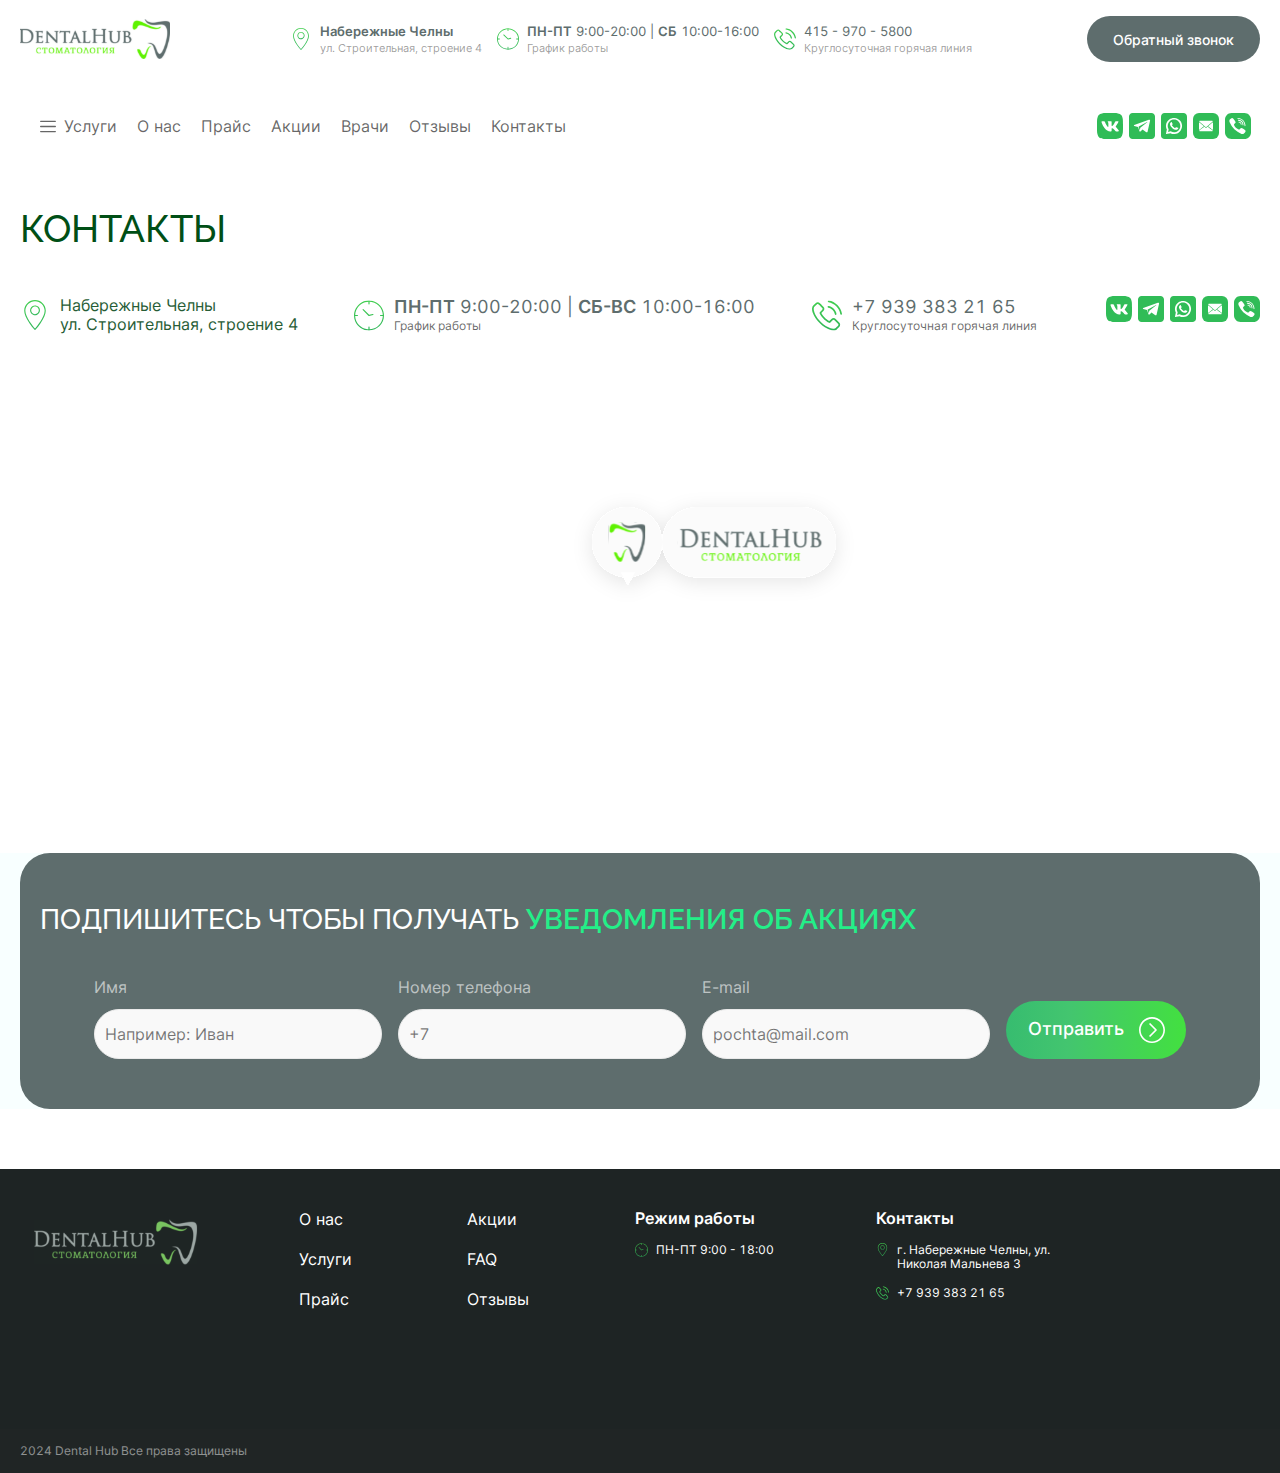
<file: contact.html>
<!DOCTYPE html>
<html lang="ru">
<head>
    <meta charset="UTF-8">
    <meta http-equiv="X-UA-Compatible" content="IE=edge">
    <meta name="viewport" content="width=device-width, initial-scale=1.0">
    <link rel="shortcut icon" href="assets/img/logo.ico" type="image/x-icon">
    <link rel="stylesheet" href="assets/css/plugin/bootstrap.css">
    <link rel="stylesheet" href="assets/css/main.css">
    <title>Контакты</title>
</head>
<body>
    <header class="header position-relative">
        <div class="header-top d-none d-lg-block">
            <div class="container">
                <div class="row g-0">
                    <div class="col-12 d-flex justify-content-between align-items-center">
                        <a href="./index.html" class="header-logo">
                            <img src="assets/img/svg/logo.svg" alt="logo" class="logo">
                        </a>
                        <div class="d-flex align-items-center">
                            <div class="header-top-info d-flex align-items-center">
                                <img src="assets/img/svg/loc.svg" alt="icon">
                                <div class="header-top-info-text">
                                    <p><strong>Набережные Челны</strong></p>
                                    <span>ул. Строительная, строение 4</span>
                                </div>
                            </div>
                            <div class="header-top-info d-flex align-items-center">
                                <img src="assets/img/svg/clock.svg" alt="icon">
                                <div class="header-top-info-text">
                                    <p><strong>ПН-ПТ</strong> 9:00-20:00 | <strong>СБ</strong> 10:00-16:00</p>
                                    <span>График работы</span>
                                </div>
                            </div>
                            <div class="header-top-info d-flex align-items-center">
                                <img src="assets/img/svg/call.svg" alt="icon">
                                <div class="header-top-info-text">
                                    <p>415 - 970 - 5800</p>
                                    <span>Круглосуточная горячая линия</span>
                                </div>
                            </div>
                        </div>
                        <button class="call-btn">Обратный звонок</button>
                    </div>
                </div>
            </div>
        </div>
        <div class="header-bottom position-absolute w-100 start-0 d-none d-lg-block">
            <div class="container">
                <div class="row g-0">
                    <div class="col-12">
                        <div class="header-nav d-flex align-items-center justify-content-between position-relative">
                            <ul class="nav-item d-flex">
                                <li class="item-box">
                                    <div class="d-flex align-items-center">
                                        <button class="item-btn">
                                            <img src="assets/img/svg/burger.svg" alt="">
                                            <img src="assets/img/svg/b-cl.svg" alt="">
                                        </button>
                                        <a href="./services.html">Услуги</a>
                                    </div>
                                    <ul class="item-info">
                                        <li>
                                            <a href="./services-page.html" class="">
                                                <svg width="24" height="24" viewBox="0 0 24 24" fill="none" xmlns="http://www.w3.org/2000/svg">
                                                    <path d="M9.53831 9.25405H8.68549V7.83268C8.68549 7.36249 8.30286 6.97986 7.83267 6.97986H5.55847C5.08828 6.97986 4.70565 7.36249 4.70565 7.83268V9.25405H3.85282C3.38263 9.25405 3 9.63668 3 10.1069V10.4705C3.00075 13.8194 3.89588 17.1074 5.59287 19.9945C5.82199 20.3834 6.24442 20.625 6.69557 20.625C7.14671 20.625 7.56914 20.3834 7.79827 19.9945C9.49526 17.1074 10.3904 13.8194 10.3911 10.4705V10.1069C10.3911 9.63668 10.0085 9.25405 9.53831 9.25405ZM8.02 18.3656L5.63636 18.8952C5.46271 18.5622 5.29936 18.224 5.14656 17.8809L8.56268 17.1216C8.39723 17.5429 8.21621 17.9578 8.02 18.3656ZM8.79863 16.4868L4.91971 17.3488C4.78009 17.007 4.65088 16.6611 4.53224 16.3114L9.17529 15.2795C9.06381 15.6862 8.93818 16.0889 8.79863 16.4868ZM9.33307 14.6624L4.35741 15.7682C4.25093 15.4181 4.1549 15.0648 4.06944 14.709L9.57072 13.4863C9.50448 13.8809 9.42521 14.2731 9.33307 14.6624ZM9.66169 12.8837L3.94635 14.1538C3.87269 13.7953 3.80984 13.4347 3.75788 13.0724L9.77796 11.7346C9.7512 12.1188 9.71242 12.502 9.66169 12.8837ZM3.6851 12.5062C3.62706 11.9924 3.59093 11.4765 3.57679 10.9597H9.81434C9.81264 11.0217 9.81122 11.0834 9.80894 11.1453L3.6851 12.5062ZM5.2742 7.83268C5.2742 7.67604 5.40155 7.5484 5.55847 7.5484H7.83267C7.98959 7.5484 8.11694 7.67604 8.11694 7.83268V9.25405H7.54839V8.11695H6.97984V9.25405H6.41129V8.11695H5.84274V9.25405H5.2742V7.83268ZM3.85282 9.8226H9.53831C9.69523 9.8226 9.82259 9.95024 9.82259 10.1069V10.3911H3.56855V10.1069C3.56855 9.95024 3.6959 9.8226 3.85282 9.8226ZM7.3079 19.7063C7.18082 19.9223 6.9463 20.0565 6.69557 20.0565C6.44484 20.0565 6.21031 19.9223 6.08324 19.7063C6.02667 19.6099 5.97323 19.5121 5.91836 19.4149L7.68882 19.0214C7.56686 19.2525 7.43985 19.4808 7.3079 19.7063ZM20.625 6.45452C20.625 5.8149 20.4459 5.19035 20.1068 4.64795L19.7224 4.03363C19.5258 3.71649 19.2511 3.45499 18.9247 3.27405C18.5984 3.09312 18.2311 2.99878 17.8579 3.00001H17.386C17.0879 2.99967 16.7928 3.06006 16.5189 3.17751C16.2449 3.29496 15.9977 3.46699 15.7924 3.68312C15.5871 3.46703 15.3399 3.29501 15.066 3.17757C14.792 3.06012 14.497 2.99971 14.199 3.00001H13.7268C13.3535 2.99877 12.986 3.09313 12.6595 3.27412C12.333 3.4551 12.0582 3.71667 11.8614 4.03392L11.4773 4.64795C11.1547 5.16452 10.9763 5.75808 10.9607 6.36694C10.9451 6.9758 11.0929 7.57772 11.3887 8.11013L12.2381 9.63896C12.146 9.77766 12.0969 9.94041 12.0968 10.1069V10.4705C12.0975 13.8194 12.9927 17.1074 14.6897 19.9945C14.9188 20.3834 15.3412 20.625 15.7924 20.625C16.2435 20.625 16.6659 20.3834 16.8951 19.9945C18.592 17.1074 19.4872 13.8194 19.4879 10.4705V10.1069C19.4879 9.93404 19.4353 9.77342 19.3466 9.63867L20.196 8.10985C20.4772 7.60342 20.6248 7.03376 20.625 6.45452ZM17.1168 18.3656L14.7331 18.8952C14.5594 18.5622 14.3961 18.2238 14.2433 17.8806L17.6595 17.1216C17.494 17.5429 17.313 17.9578 17.1168 18.3656ZM17.8957 16.4868L14.0165 17.3488C13.8769 17.007 13.7477 16.6611 13.629 16.3114L18.2721 15.2795C18.1606 15.6862 18.0351 16.0889 17.8957 16.4868ZM18.4299 14.6624L13.4542 15.7679C13.3477 15.4178 13.2517 15.0646 13.1662 14.7087L18.6675 13.486C18.6013 13.8807 18.522 14.273 18.4299 14.6624ZM18.7585 12.8837L13.0431 14.1538C12.9695 13.7953 12.9066 13.4347 12.8547 13.0724L18.8747 11.7346C18.848 12.1188 18.8092 12.502 18.7585 12.8837ZM12.7819 12.5062C12.7239 11.9924 12.6877 11.4765 12.6733 10.9597H18.9108C18.9091 11.0217 18.9077 11.0834 18.9054 11.1453L12.7819 12.5062ZM18.9194 10.1069V10.3911H12.6653V10.1069C12.6653 9.95024 12.7927 9.8226 12.9496 9.8226H18.6351C18.792 9.8226 18.9194 9.95024 18.9194 10.1069ZM16.4047 19.7063C16.2776 19.9223 16.0431 20.0565 15.7924 20.0565C15.5416 20.0565 15.3071 19.9223 15.18 19.7063C15.1235 19.6099 15.07 19.5121 15.0151 19.4149L16.7856 19.0214C16.6636 19.2525 16.5366 19.4808 16.4047 19.7063ZM19.6991 7.83353L18.8864 9.29612C18.8052 9.26948 18.7205 9.25529 18.6351 9.25405H12.9496C12.8615 9.25405 12.7782 9.27139 12.698 9.29612L11.8856 7.83382C11.639 7.39027 11.5158 6.88873 11.5288 6.38142C11.5419 5.8741 11.6907 5.37956 11.9598 4.94928L12.3435 4.33525C12.4894 4.10002 12.6931 3.90606 12.9352 3.77186C13.1773 3.63765 13.4497 3.56766 13.7265 3.56856H14.1987C14.7454 3.56856 15.2525 3.84004 15.5556 4.29488L15.7924 4.64966L16.0289 4.2946C16.1776 4.07106 16.3793 3.88779 16.6161 3.76111C16.8528 3.63443 17.1172 3.56829 17.3857 3.56856H17.8576C18.1343 3.56765 18.4067 3.63761 18.6487 3.77177C18.8908 3.90592 19.0944 4.09981 19.2403 4.33497L19.6247 4.94928C19.907 5.40057 20.0566 5.92219 20.0565 6.45452C20.0565 6.93636 19.9328 7.41309 19.6991 7.83353Z" fill="#5E6D6D80"/>
                                                    <path d="M13.4352 4.78935L13.0332 5.19131C13.2393 5.39866 13.4845 5.56305 13.7546 5.67494C14.0247 5.78683 14.3143 5.84401 14.6067 5.84315H15.5084V5.2746H14.6067C14.389 5.27521 14.1734 5.23263 13.9723 5.14934C13.7712 5.06604 13.5886 4.94368 13.4352 4.78935ZM16.0621 5.22685L15.9189 5.32236L16.2347 5.79511L16.378 5.69959C16.7929 5.42199 17.2811 5.27405 17.7803 5.2746H17.7823L17.7829 4.70605H17.7803C17.1666 4.70605 16.5724 4.886 16.0621 5.22685Z" fill="#5E6D6D80"/>
                                                </svg>
                                                <span>Имплантация</span>
                                            </a>
                                        </li>
                                        <li>
                                            <a href="./services-page.html" class="">
                                                <svg width="24" height="24" viewBox="0 0 24 24" fill="none" xmlns="http://www.w3.org/2000/svg">
                                                    <g clip-path="url(#clip0_1_1670)">
                                                    <path d="M19.2999 13.6449V13.2009C19.2999 12.7315 18.9193 12.3509 18.4498 12.3509H17.8832C17.4146 12.3509 17.0345 12.7301 17.0332 13.1987C16.4763 13.1256 15.8999 13.0686 15.3332 13.0261V12.6343C15.3332 12.1649 14.9527 11.7843 14.4833 11.7843H13.9167C13.4472 11.7843 13.0667 12.1649 13.0667 12.6343V12.9225C12.8684 12.9193 12.6797 12.9177 12.5 12.9177C12.3204 12.9177 12.1317 12.9193 11.9334 12.9225V12.6343C11.9334 12.1649 11.5529 11.7843 11.0834 11.7843H10.5167C10.0474 11.7843 9.66683 12.1649 9.66683 12.6343V13.0261C9.10017 13.0686 8.52354 13.1256 7.96678 13.1987C7.96558 12.7301 7.58532 12.3509 7.11687 12.3509H6.55024C6.08073 12.3509 5.7002 12.7315 5.7002 13.2009V13.6448C4.68534 13.9429 4.00025 14.3507 4.00025 14.9009V17.1676C4.00057 17.2666 4.02691 17.3637 4.07663 17.4493C4.12635 17.535 4.1977 17.606 4.28353 17.6553V18.0174C4.28353 18.4869 4.66419 18.8675 5.13357 18.8675H5.46908C5.52747 19.0326 5.63544 19.1757 5.77824 19.2771C5.92103 19.3785 6.09168 19.4334 6.26683 19.4341H7.11687C7.26326 19.4332 7.40688 19.3941 7.53356 19.3207C7.60981 19.442 7.71552 19.5419 7.84082 19.6113C7.96613 19.6806 8.10695 19.7171 8.25016 19.7173H9.38345C9.52987 19.7166 9.67357 19.6775 9.80027 19.6041C9.8765 19.7253 9.98218 19.8253 10.1074 19.8946C10.2327 19.964 10.3735 20.0005 10.5167 20.0008H11.9334C12.1432 20 12.3451 19.9212 12.5 19.7797C12.6549 19.9212 12.8569 20 13.0667 20.0008H14.4833C14.6265 20.0005 14.7673 19.964 14.8926 19.8946C15.0178 19.8253 15.1235 19.7253 15.1998 19.6041C15.3265 19.6775 15.4702 19.7166 15.6166 19.7173H16.7499C16.8931 19.7171 17.0339 19.6806 17.1592 19.6113C17.2845 19.5419 17.3902 19.442 17.4665 19.3207C17.5931 19.3941 17.7368 19.4332 17.8832 19.4341H18.7332C18.9084 19.4334 19.079 19.3785 19.2218 19.2771C19.3646 19.1757 19.4726 19.0326 19.531 18.8675H19.8665C20.3359 18.8675 20.7164 18.4869 20.7164 18.0174V17.6553C20.8023 17.606 20.8736 17.535 20.9234 17.4494C20.9731 17.3638 20.9995 17.2666 20.9998 17.1676V14.9008C20.9998 14.3507 20.3148 13.9429 19.2999 13.6449ZM17.5999 13.2009C17.5999 13.0445 17.7267 12.9177 17.8832 12.9177H18.4498C18.525 12.9177 18.597 12.9475 18.6502 13.0006C18.7033 13.0537 18.7332 13.1258 18.7332 13.2009V13.4968C18.3785 13.4145 17.9966 13.3425 17.5999 13.2803V13.2009ZM13.6333 12.6343C13.6333 12.4779 13.7602 12.3509 13.9167 12.3509H14.4833C14.6397 12.3509 14.7666 12.4779 14.7666 12.6343V12.9878C14.3765 12.9644 13.996 12.9476 13.6333 12.9364V12.6343ZM10.2335 12.6343C10.2335 12.4779 10.3603 12.3509 10.5167 12.3509H11.0834C11.1585 12.3509 11.2306 12.3808 11.2837 12.4339C11.3369 12.487 11.3667 12.5591 11.3667 12.6343V12.9363C11.0041 12.9476 10.6236 12.9646 10.2335 12.9878V12.6343ZM6.26683 13.2009C6.26683 13.0445 6.39366 12.9177 6.55024 12.9177H7.11687C7.27325 12.9177 7.40012 13.0445 7.40012 13.2009V13.2803C7.00352 13.3425 6.62156 13.4145 6.26683 13.4968V13.2009ZM12.5 13.4843C17.633 13.4843 20.4331 14.4193 20.4331 14.9008V16.5801C20.2955 16.4553 20.1154 16.3876 19.9296 16.3909C19.7473 16.3915 19.5701 16.4511 19.4245 16.5608C19.3244 16.3842 19.1775 16.2385 19 16.1399C18.8226 16.0412 18.6213 15.9934 18.4185 16.0016C18.2268 16.002 18.0374 16.0425 17.8623 16.1203C17.6872 16.1981 17.5302 16.3116 17.4015 16.4536C17.2878 16.2681 17.1263 16.1167 16.9339 16.0152C16.7416 15.9136 16.5254 15.8658 16.3082 15.8767C16.086 15.8766 15.8664 15.9247 15.6646 16.0176C15.4627 16.1105 15.2834 16.2461 15.1389 16.4149C15.0162 16.2023 14.8371 16.0278 14.6214 15.9106C14.4057 15.7934 14.1618 15.7381 13.9167 15.7509C13.636 15.7511 13.3597 15.8208 13.1125 15.9537C12.8653 16.0867 12.6549 16.2789 12.5 16.513C12.3452 16.2789 12.1347 16.0867 11.8875 15.9538C11.6403 15.8208 11.3641 15.7511 11.0834 15.7509C10.838 15.7381 10.5938 15.7935 10.378 15.9109C10.1621 16.0283 9.98295 16.2031 9.86033 16.4161C9.71586 16.2472 9.53653 16.1117 9.33467 16.0188C9.1328 15.9259 8.9132 15.8778 8.69098 15.8779C8.47399 15.867 8.25808 15.9147 8.06588 16.016C7.87368 16.1173 7.71227 16.2684 7.59857 16.4536C7.46981 16.312 7.31296 16.1988 7.13803 16.1211C6.96309 16.0435 6.7739 16.0032 6.58251 16.0028C6.37948 15.9944 6.17806 16.0421 6.00041 16.1408C5.82276 16.2394 5.67575 16.3852 5.57556 16.562C5.43 16.4521 5.25274 16.3925 5.07039 16.392C4.88474 16.3884 4.70471 16.4557 4.56691 16.5801V14.9008C4.56691 14.4193 7.36705 13.4843 12.5 13.4843ZM4.85029 18.0174V17.2618C4.85029 17.2111 4.86068 16.9576 5.07042 16.9576C5.287 16.9928 5.43873 17.1905 5.41695 17.4089V18.3008H5.13354C5.09633 18.3008 5.05949 18.2935 5.02511 18.2792C4.99074 18.265 4.95951 18.2441 4.9332 18.2178C4.9069 18.1915 4.88603 18.1602 4.8718 18.1259C4.85757 18.0915 4.85028 18.0546 4.85029 18.0174ZM7.11687 18.8675H6.26683C6.19169 18.8674 6.11965 18.8376 6.06654 18.7844C6.01342 18.7313 5.9836 18.6592 5.98361 18.5841V17.1676C5.97843 17.0877 5.99035 17.0076 6.01856 16.9327C6.04678 16.8578 6.09065 16.7898 6.14724 16.7332C6.20383 16.6765 6.27185 16.6327 6.34674 16.6044C6.42164 16.5762 6.5017 16.5642 6.58158 16.5694C7.03347 16.5699 7.39975 16.936 7.40012 17.3879V18.5841C7.40013 18.6213 7.39281 18.6581 7.37858 18.6925C7.36435 18.7269 7.34348 18.7581 7.31718 18.7844C7.29088 18.8108 7.25965 18.8316 7.22528 18.8459C7.19091 18.8601 7.15407 18.8675 7.11687 18.8675ZM9.38345 19.1507H8.25016C8.21295 19.1507 8.17611 19.1434 8.14173 19.1292C8.10736 19.115 8.07612 19.0941 8.04981 19.0678C8.02349 19.0415 8.00261 19.0103 7.98837 18.9759C7.97412 18.9415 7.96679 18.9047 7.96678 18.8675V17.1675C7.9621 17.0712 7.97763 16.9749 8.01237 16.8849C8.04712 16.795 8.1003 16.7132 8.1685 16.645C8.23671 16.5768 8.31842 16.5237 8.4084 16.4889C8.49839 16.4542 8.59464 16.4386 8.69098 16.4433C9.22975 16.444 9.6663 16.8807 9.66679 17.4194V18.8675C9.66679 19.0239 9.53996 19.1507 9.38345 19.1507ZM11.9334 19.4341H10.5167C10.4416 19.4341 10.3695 19.4042 10.3164 19.3511C10.2633 19.2979 10.2335 19.2259 10.2335 19.1507V17.1676C10.228 17.0545 10.2462 16.9415 10.287 16.8359C10.3277 16.7303 10.3901 16.6344 10.4702 16.5543C10.5502 16.4743 10.6461 16.4119 10.7517 16.3711C10.8573 16.3303 10.9703 16.3121 11.0834 16.3175C11.7093 16.3175 12.2167 16.8249 12.2167 17.4508V19.1508C12.2167 19.188 12.2093 19.2248 12.1951 19.2592C12.1809 19.2936 12.16 19.3248 12.1337 19.3511C12.1074 19.3774 12.0762 19.3983 12.0418 19.4125C12.0074 19.4268 11.9706 19.4341 11.9334 19.4341ZM14.7666 19.1507C14.7666 19.2259 14.7368 19.2979 14.6837 19.3511C14.6305 19.4042 14.5585 19.4341 14.4834 19.4341H13.0667C12.9915 19.4341 12.9194 19.4042 12.8663 19.3511C12.8131 19.2979 12.7833 19.2259 12.7833 19.1507V17.4508C12.7833 16.8249 13.2908 16.3175 13.9167 16.3175C14.0298 16.3121 14.1427 16.3303 14.2483 16.3711C14.3539 16.4119 14.4498 16.4744 14.5298 16.5544C14.6098 16.6344 14.6723 16.7303 14.713 16.8359C14.7538 16.9415 14.772 17.0545 14.7666 17.1676V19.1507ZM17.0332 18.8675C17.0332 19.0239 16.9063 19.1507 16.7499 19.1507H15.6166C15.5794 19.1507 15.5426 19.1434 15.5082 19.1292C15.4738 19.115 15.4426 19.0941 15.4163 19.0678C15.39 19.0415 15.3691 19.0103 15.3548 18.9759C15.3406 18.9415 15.3332 18.9047 15.3332 18.8675V17.4194C15.3337 16.8807 15.7703 16.4439 16.3091 16.4433C16.4054 16.4386 16.5017 16.4541 16.5917 16.4889C16.6817 16.5236 16.7634 16.5768 16.8316 16.645C16.8998 16.7132 16.953 16.7949 16.9877 16.8849C17.0224 16.9749 17.0379 17.0712 17.0332 17.1676V18.8675ZM19.0165 18.5841C19.0165 18.6592 18.9866 18.7313 18.9335 18.7844C18.8804 18.8376 18.8084 18.8674 18.7332 18.8675H17.8832C17.846 18.8675 17.8091 18.8601 17.7747 18.8459C17.7404 18.8316 17.7091 18.8108 17.6828 18.7845C17.6565 18.7581 17.6357 18.7269 17.6214 18.6925C17.6072 18.6581 17.5999 18.6213 17.5999 18.5841V17.3879C17.6003 16.936 17.9665 16.5699 18.4184 16.5694C18.4983 16.5642 18.5784 16.5762 18.6533 16.6044C18.7282 16.6326 18.7962 16.6765 18.8528 16.7331C18.9094 16.7897 18.9533 16.8578 18.9815 16.9327C19.0097 17.0076 19.0216 17.0877 19.0165 17.1676V18.5841ZM20.1497 18.0174C20.1498 18.0546 20.1424 18.0915 20.1282 18.1259C20.114 18.1602 20.0931 18.1915 20.0668 18.2178C20.0405 18.2441 20.0093 18.265 19.9749 18.2792C19.9405 18.2935 19.9037 18.3008 19.8665 18.3008H19.5831V17.4089C19.5613 17.1905 19.7131 16.9928 19.9296 16.9576C20.1394 16.9576 20.1498 17.2125 20.1498 17.2618L20.1497 18.0174ZM20.8915 3.61885L20.9811 3.3863C21.0372 3.24015 20.9644 3.0761 20.8182 3.01992C20.672 2.96377 20.508 3.03665 20.4518 3.18281L20.3626 3.41549C19.598 5.37936 17.7102 6.67594 15.6027 6.68447H9.39782C7.29028 6.67621 5.40204 5.37966 4.6375 3.41549L4.54828 3.18281C4.49207 3.03665 4.32802 2.96377 4.18187 3.01992C4.03568 3.0761 3.9628 3.24015 4.01894 3.3863L4.10846 3.61885C4.9581 5.801 7.05564 7.24154 9.39733 7.25114H15.6021C17.944 7.24177 20.0418 5.80113 20.8915 3.61885ZM10.8001 11.2176C10.9565 11.2176 11.0833 11.0908 11.0833 10.9344V8.78504L11.4497 9.15143C11.5609 9.25867 11.7377 9.25728 11.8468 9.14794C11.8994 9.09544 11.9292 9.02438 11.9299 8.9501C11.9305 8.87581 11.902 8.80424 11.8504 8.75081L11.0004 7.90077C10.9979 7.89818 10.9944 7.89738 10.9919 7.89506C10.9677 7.87138 10.9395 7.85218 10.9085 7.83838C10.9063 7.83838 10.9035 7.83838 10.9012 7.83672C10.8726 7.82606 10.8425 7.82012 10.8119 7.81919C10.8024 7.81919 10.7931 7.81985 10.7836 7.82085C10.7599 7.82225 10.7365 7.82683 10.714 7.83446C10.7043 7.83722 10.6948 7.84044 10.6856 7.84436C10.654 7.85792 10.6253 7.87713 10.6006 7.90103L9.7506 8.75104C9.69898 8.80447 9.67042 8.87604 9.67108 8.95033C9.67174 9.02461 9.70156 9.09567 9.75412 9.14817C9.80662 9.20072 9.87767 9.23053 9.95194 9.23119C10.0262 9.23185 10.0978 9.2033 10.1512 9.15169L10.5167 8.78504V10.9343C10.5167 11.0908 10.6435 11.2176 10.8001 11.2176ZM14.2 11.2176C14.2751 11.2176 14.3471 11.1878 14.4003 11.1347C14.4534 11.0816 14.4833 11.0095 14.4833 10.9344V8.78504L14.8496 9.15143C14.9031 9.20264 14.9745 9.23087 15.0486 9.23006C15.1227 9.22925 15.1935 9.19946 15.2459 9.14708C15.2982 9.09471 15.328 9.0239 15.3288 8.94983C15.3296 8.87576 15.3014 8.80432 15.2502 8.75081L14.4003 7.90077C14.3977 7.89818 14.3944 7.89738 14.3918 7.89506C14.3676 7.87138 14.3394 7.85219 14.3085 7.83838C14.3062 7.83838 14.3033 7.83838 14.3011 7.83672C14.2726 7.82606 14.2424 7.82012 14.2119 7.81919C14.2024 7.81919 14.1929 7.81985 14.1835 7.82085C14.1598 7.82226 14.1363 7.82684 14.1138 7.83446C14.1042 7.83722 14.0948 7.84044 14.0856 7.84436C14.054 7.85788 14.0251 7.87709 14.0005 7.90103L13.1506 8.75104C13.0992 8.80452 13.0708 8.87602 13.0716 8.95019C13.0723 9.02435 13.1021 9.09527 13.1545 9.14772C13.207 9.20017 13.2779 9.22996 13.3521 9.23071C13.4262 9.23145 13.4977 9.20308 13.5512 9.15169L13.9167 8.78504V10.9343C13.9167 11.0908 14.0435 11.2176 14.2 11.2176ZM18.1666 11.7843C18.323 11.7843 18.4498 11.6574 18.4498 11.501V9.35164L18.8162 9.71802C18.8697 9.76961 18.9412 9.79815 19.0155 9.7975C19.0898 9.79685 19.1608 9.76705 19.2133 9.71454C19.2659 9.66203 19.2957 9.59098 19.2964 9.51669C19.297 9.4424 19.2685 9.37083 19.2169 9.3174L18.3668 8.46736C18.3642 8.46477 18.3608 8.46401 18.3584 8.46169C18.3341 8.43804 18.3059 8.41886 18.275 8.40501C18.2725 8.40501 18.2699 8.40501 18.2673 8.40332C18.2388 8.39277 18.2088 8.38685 18.1784 8.38579C18.1689 8.38579 18.1594 8.38645 18.1501 8.38748C18.1263 8.38889 18.1027 8.39346 18.0801 8.40109C18.0708 8.40421 18.0617 8.4068 18.0518 8.41072C18.0203 8.42433 17.9915 8.44352 17.9668 8.46736L17.1169 9.31744C17.0652 9.37086 17.0367 9.44242 17.0373 9.5167C17.038 9.59098 17.0678 9.66203 17.1203 9.71454C17.2296 9.8239 17.4063 9.82533 17.5175 9.71805L17.8832 9.35167V11.501C17.8832 11.6574 18.0101 11.7842 18.1666 11.7842L18.1666 11.7843ZM6.55024 11.7843C6.70662 11.7843 6.83346 11.6574 6.83346 11.501V9.35164L7.19987 9.71802C7.31104 9.82526 7.4878 9.82387 7.59697 9.71454C7.64953 9.66203 7.67935 9.59098 7.68 9.51669C7.68066 9.4424 7.65211 9.37083 7.60049 9.3174L6.75048 8.4674C6.74803 8.46481 6.74451 8.46404 6.74205 8.46172C6.71779 8.43808 6.68956 8.41889 6.65865 8.40504C6.65645 8.40504 6.6536 8.40504 6.65101 8.40335C6.62251 8.39269 6.59244 8.38685 6.56203 8.38608C6.55258 8.38592 6.54313 8.38639 6.53374 8.38751C6.5099 8.38892 6.48635 8.3935 6.46372 8.40112C6.42116 8.41344 6.38228 8.43601 6.3505 8.46687L5.50046 9.31677C5.44924 9.37029 5.42101 9.44173 5.42182 9.5158C5.42264 9.58987 5.45242 9.66067 5.5048 9.71305C5.55718 9.76543 5.62798 9.79521 5.70205 9.79602C5.77612 9.79683 5.84756 9.76861 5.90107 9.71739L6.26683 9.35167V11.501C6.26683 11.6574 6.39366 11.7842 6.55024 11.7842V11.7843Z" fill="#5E6D6D" fill-opacity="0.5"/>
                                                    </g>
                                                    <defs>
                                                    <clipPath id="clip0_1_1670">
                                                    <rect width="17" height="17" fill="white" transform="translate(4 3)"/>
                                                    </clipPath>
                                                    </defs>
                                                </svg>                                                    
                                                <span>Протезирование</span>
                                            </a>
                                        </li>
                                        <li>
                                            <a href="./services-page.html" class="">
                                                <svg width="24" height="24" viewBox="0 0 24 24" fill="none" xmlns="http://www.w3.org/2000/svg">
                                                    <g clip-path="url(#clip0_1_1676)">
                                                    <mask id="path-1-outside-1_1_1676" maskUnits="userSpaceOnUse" x="2" y="2" width="20" height="20" fill="black">
                                                    <rect fill="white" x="2" y="2" width="20" height="20"/>
                                                    <path d="M11.5267 13.4232C11.4829 13.4233 11.4402 13.41 11.4042 13.3851C11.3682 13.3602 11.3406 13.3249 11.3252 13.2839C11.3098 13.243 11.3072 13.1983 11.3178 13.1558C11.3285 13.1134 11.3518 13.0752 11.3847 13.0463L11.6196 12.8404C11.7262 12.7471 11.8633 12.696 12.005 12.6967C12.1467 12.6974 12.2832 12.75 12.3888 12.8444L12.6167 13.0478C12.6577 13.0862 12.682 13.1391 12.6845 13.1953C12.687 13.2514 12.6674 13.3063 12.6299 13.3482C12.5924 13.3901 12.54 13.4156 12.484 13.4194C12.4279 13.4231 12.3726 13.4048 12.3298 13.3683L12.1028 13.1648C12.0756 13.1404 12.0404 13.1269 12.0038 13.1267C11.9673 13.1265 11.9319 13.1397 11.9045 13.1638L11.6695 13.3697C11.6301 13.4045 11.5793 13.4235 11.5267 13.4232ZM12 14.7879C11.9429 14.7879 11.8882 14.7652 11.8479 14.7249C11.8075 14.6845 11.7849 14.6298 11.7849 14.5727V13.6526C11.7849 13.5955 11.8075 13.5408 11.8479 13.5004C11.8882 13.4601 11.9429 13.4374 12 13.4374C12.057 13.4374 12.1118 13.4601 12.1521 13.5004C12.1924 13.5408 12.2151 13.5955 12.2151 13.6526V14.5727C12.2151 14.6298 12.1924 14.6845 12.1521 14.7249C12.1118 14.7652 12.057 14.7879 12 14.7879ZM20.2595 3.64103C19.0118 2.32258 15.1575 3.30084 13.0216 4.22719C12.699 4.36648 12.3513 4.43834 12 4.43834C11.6486 4.43834 11.301 4.36648 10.9784 4.22719C8.84246 3.30084 4.98849 2.32258 3.74045 3.64103C2.81267 4.62159 2.75186 6.3812 3.58571 7.84838C3.55975 8.5401 3.6544 9.2995 3.74347 9.51205C3.92346 9.94546 4.92309 10.1566 5.53836 10.1566C5.5986 10.1566 5.65539 10.1546 5.70717 10.1506C5.82659 10.1438 5.94429 10.1189 6.05625 10.0768C6.4148 10.4506 7.38589 10.6086 8.03544 10.6086C8.12378 10.6086 8.2061 10.6056 8.28025 10.6C8.4534 10.5921 8.62393 10.5547 8.78452 10.4895C8.90949 10.6592 9.09518 10.7741 9.30283 10.8101C9.79615 10.8987 10.2965 10.9423 10.7977 10.9402C11.02 10.9402 11.2389 10.9318 11.4457 10.9147C11.6491 10.9023 11.8433 10.8253 12 10.6948C12.1565 10.8254 12.3507 10.9027 12.5542 10.9153C12.7611 10.9323 12.9798 10.9406 13.2023 10.9406C13.7035 10.9427 14.2038 10.8992 14.6971 10.8107C14.9049 10.7745 15.0906 10.6594 15.2154 10.4895C15.3761 10.5547 15.5467 10.5921 15.72 10.6C15.7941 10.6056 15.8765 10.6086 15.9648 10.6086C16.6146 10.6086 17.5854 10.4509 17.944 10.0768C18.056 10.1189 18.1737 10.1438 18.2931 10.1506C18.3449 10.1546 18.4015 10.1566 18.4619 10.1566C19.0772 10.1566 20.0768 9.94546 20.2568 9.51205C20.3453 9.29893 20.4399 8.53952 20.4145 7.84838C21.2481 6.3812 21.1873 4.62159 20.2595 3.64103ZM4.78455 9.63596C4.34511 9.53256 4.16039 9.39674 4.13988 9.34726C4.01496 9.04608 3.91657 7.44279 4.16856 7.01067C4.33866 6.71996 4.67899 6.74993 4.81753 6.77632C5.06479 6.83326 5.29167 6.95699 5.47343 7.13402C5.65519 7.31105 5.78486 7.53459 5.84829 7.78026C5.86522 7.85309 5.86925 7.92833 5.86019 8.00256C5.79962 8.56174 5.80718 9.12622 5.88271 9.68358C5.74216 9.7365 5.31377 9.76074 4.78498 9.63625L4.78455 9.63596ZM7.32135 10.1201C6.65545 10.0122 6.37478 9.82585 6.34337 9.75271C6.19866 9.41653 6.21085 7.59683 6.51548 7.01856C6.63021 6.80157 6.9803 6.71379 7.3879 6.80027C7.94035 6.91745 8.51733 7.34111 8.60051 8.02881C8.60524 8.07254 8.60567 8.11664 8.6018 8.16046C8.56241 8.77055 8.56495 9.38262 8.6094 9.99236C8.61198 10.0271 8.61844 10.0596 8.62374 10.0928C8.4885 10.1663 7.99643 10.2299 7.32178 10.1204L7.32135 10.1201ZM11.71 10.3762C11.6265 10.4486 11.5193 10.4878 11.4088 10.4862C10.7318 10.5388 10.0509 10.5058 9.38214 10.3879C9.28317 10.3695 9.19402 10.3163 9.13076 10.238C9.0675 10.1596 9.03428 10.0613 9.03708 9.96067C9.01255 9.6308 8.945 8.4823 9.10319 7.56556C9.13174 7.34155 9.24249 7.13613 9.41396 6.98918C9.58543 6.84223 9.80538 6.76422 10.0311 6.7703C10.3894 6.76659 10.7387 6.88249 11.0237 7.09965C11.3088 7.31682 11.5132 7.62284 11.6047 7.96929C11.8455 8.99445 11.8174 10.1435 11.711 10.3764L11.71 10.3762ZM14.9604 9.96024C14.9632 10.0609 14.93 10.1592 14.8667 10.2375C14.8035 10.3158 14.7143 10.3689 14.6154 10.3873C13.9466 10.5054 13.2656 10.5384 12.5886 10.4856C12.478 10.4872 12.3708 10.4479 12.2874 10.3754C12.1811 10.1427 12.153 8.99359 12.3924 7.96914C12.4823 7.62915 12.6809 7.32788 12.9579 7.1113C13.235 6.89472 13.5753 6.77471 13.927 6.76958H13.9653C14.191 6.7635 14.4109 6.84151 14.5824 6.98846C14.7539 7.13542 14.8646 7.34083 14.8932 7.56484C15.0535 8.48258 14.986 9.6308 14.9614 9.96109L14.9604 9.96024ZM17.655 9.75199C17.6236 9.82528 17.3431 10.0116 16.6772 10.1196C16.0031 10.2291 15.5106 10.1653 15.3754 10.092C15.4215 9.44839 15.4287 8.80255 15.397 8.15803C15.3934 8.11505 15.3939 8.07183 15.3984 8.02895C15.4812 7.34054 16.0582 6.91673 16.6112 6.79941C17.0194 6.71336 17.3697 6.8007 17.4836 7.0177C17.7887 7.59711 17.8009 9.41682 17.656 9.75285L17.655 9.75199ZM19.8594 9.34755C19.8389 9.39703 19.6541 9.53285 19.214 9.63625C18.6848 9.76103 18.2567 9.73664 18.1152 9.68444C18.1908 9.12708 18.1983 8.56261 18.1378 8.00342C18.1287 7.92919 18.1327 7.85395 18.1497 7.78112C18.2131 7.53545 18.3428 7.31191 18.5245 7.13488C18.7063 6.95785 18.9332 6.83412 19.1804 6.77718C19.3187 6.75094 19.6593 6.72068 19.8294 7.01139C20.083 7.44308 19.9846 9.0468 19.8594 9.34755ZM20.2014 6.79368C19.9876 6.42796 19.5765 6.26303 19.1007 6.35395C18.6423 6.45246 18.2406 6.72615 17.9811 7.11666C17.9524 7.01361 17.9138 6.91357 17.8658 6.81792C17.6579 6.42251 17.1305 6.24997 16.5231 6.3792C16.0054 6.48642 15.5489 6.7892 15.2487 7.22451C15.1563 6.96305 14.9842 6.73715 14.7567 6.57855C14.5292 6.41995 14.2578 6.33664 13.9805 6.34033C13.5384 6.33336 13.1061 6.47043 12.7488 6.73085C12.3915 6.99126 12.1287 7.36087 12 7.78385C11.872 7.36057 11.6093 6.99062 11.2519 6.7302C10.8945 6.46977 10.4619 6.33309 10.0198 6.3409C9.74249 6.33721 9.47102 6.42053 9.24353 6.57912C9.01604 6.73772 8.84397 6.96363 8.75153 7.22508C8.45137 6.78977 7.99489 6.48699 7.4771 6.37977C6.86958 6.25069 6.34237 6.42279 6.13441 6.81849C6.08633 6.91394 6.04752 7.01379 6.01853 7.11666C5.7591 6.72615 5.35736 6.45246 4.899 6.35395C4.4237 6.26346 4.01209 6.42796 3.79811 6.79382C3.75143 6.8779 3.71539 6.96746 3.69083 7.06044C3.25699 5.90649 3.38047 4.64827 4.05311 3.93691C4.9829 2.95391 8.28312 3.5273 10.8073 4.62188C11.1839 4.78451 11.5898 4.86841 12 4.86841C12.4102 4.86841 12.8161 4.78451 13.1927 4.62188C15.7168 3.5273 19.0172 2.95405 19.9468 3.93691C20.6201 4.64827 20.743 5.90649 20.3091 7.06044C20.2846 6.96739 20.2482 6.87778 20.2014 6.79368ZM20.3867 16.4557C20.2807 16.2768 20.1286 16.1296 19.9464 16.0294C19.7641 15.9292 19.5584 15.8797 19.3505 15.886C19.1054 15.8934 18.8641 15.949 18.6405 16.0496C18.4168 16.1502 18.2152 16.2939 18.0471 16.4725C17.8482 16.1109 17.4313 15.9037 16.8998 15.9037C16.4239 15.9079 15.9615 16.062 15.5781 16.344C15.4747 16.4213 15.382 16.5119 15.3022 16.6135C15.155 16.3851 14.951 16.1988 14.7102 16.0728C14.4694 15.9468 14.2 15.8854 13.9284 15.8946C13.5394 15.9025 13.1588 16.0084 12.8216 16.2026C12.4845 16.3967 12.2019 16.6729 12 17.0054C11.798 16.673 11.5153 16.3969 11.1782 16.2028C10.841 16.0087 10.4604 15.9029 10.0714 15.8951C9.79994 15.8858 9.53069 15.9471 9.29 16.0731C9.0493 16.199 8.84539 16.3852 8.69818 16.6135C8.61823 16.5117 8.52532 16.4209 8.42181 16.3433C8.0384 16.0612 7.57588 15.9071 7.09991 15.9028C6.56926 15.9028 6.1522 16.1099 5.95256 16.4718C5.78452 16.2931 5.58293 16.1494 5.35931 16.0488C5.13569 15.9481 4.89442 15.8925 4.6493 15.8852C4.44131 15.8789 4.23545 15.9286 4.05315 16.0289C3.87086 16.1292 3.7188 16.2766 3.61281 16.4557C3.21023 17.1412 3.38248 18.9759 3.54383 19.3648C3.80887 20.0002 5.09577 20.143 5.52574 20.143C5.68588 20.1455 5.84571 20.1282 6.00161 20.0915C6.62921 20.5879 8.00661 20.5946 8.02296 20.5946C8.25784 20.6012 8.49247 20.5744 8.71983 20.515C8.86913 20.6589 9.05757 20.7554 9.26153 20.7926C9.7668 20.8831 10.2792 20.9278 10.7925 20.9261C11.0257 20.9261 11.2515 20.917 11.4634 20.8994C11.6519 20.8843 11.8349 20.8288 12 20.7366C12.165 20.8288 12.3479 20.8844 12.5364 20.8995C12.7488 20.9172 12.9745 20.9262 13.2077 20.9262C13.7203 20.928 14.2319 20.8834 14.7364 20.7931C14.9417 20.756 15.1313 20.6588 15.2814 20.5139C15.3248 20.5268 15.3707 20.5382 15.4191 20.5482C15.6025 20.5818 15.7887 20.5977 15.9751 20.5956C16.4139 20.5956 17.4704 20.4967 17.9946 20.0907C18.1517 20.1281 18.3129 20.1458 18.4744 20.1432C18.9046 20.1432 20.1912 19.9997 20.456 19.3657C20.6175 18.976 20.7897 17.1414 20.3867 16.4557ZM20.0587 19.2006C19.8708 19.6509 17.9806 19.9177 17.8845 19.5176C17.8762 19.5487 17.8661 19.5793 17.8544 19.6093C17.6751 20.0224 16.2007 20.2648 15.5052 20.1271C15.3087 20.0869 15.1739 20.0181 15.148 19.9148V19.9077C15.1213 20.025 15.0602 20.1317 14.9726 20.2142C14.885 20.2967 14.7748 20.3512 14.6561 20.3709C13.9685 20.4919 13.2683 20.5257 12.5722 20.4713C12.4188 20.4584 12.1663 20.3967 12.0932 20.2361C12.043 20.1271 11.957 20.1271 11.9068 20.2361C11.8336 20.3967 11.5812 20.4584 11.4277 20.4713C10.7317 20.5257 10.0315 20.4919 9.34385 20.3709C9.22514 20.3512 9.11496 20.2967 9.02736 20.2142C8.93976 20.1317 8.87869 20.025 8.85192 19.9077V19.9148C8.73002 20.3867 6.37507 20.1386 6.1456 19.6093C6.13386 19.5793 6.1238 19.5487 6.11548 19.5176C6.01939 19.9177 4.12912 19.6509 3.94124 19.2006C3.80499 18.8722 3.68022 17.1913 3.98427 16.6736C4.39445 15.9722 5.64793 16.3595 6.01078 17.3462C6.0153 17.3599 6.02429 17.3717 6.03632 17.3797C6.04835 17.3877 6.06272 17.3914 6.07712 17.3903C6.09152 17.3891 6.10511 17.3831 6.11571 17.3733C6.12631 17.3635 6.1333 17.3504 6.13556 17.3362C6.16698 17.1125 6.23075 16.8946 6.32487 16.6893C6.57299 16.2175 7.52386 16.2132 8.16494 16.6893C8.46182 16.9102 8.61241 17.3017 8.74006 17.6761C8.74422 17.6891 8.75283 17.7004 8.7644 17.7078C8.77596 17.7152 8.78976 17.7183 8.80339 17.7166C8.81701 17.7149 8.82961 17.7085 8.839 17.6984C8.84839 17.6884 8.85398 17.6754 8.85479 17.6617C8.86483 17.5212 8.87774 17.3849 8.89208 17.3003C9.15884 15.7585 11.4593 16.1644 11.815 17.6918C11.8451 17.818 11.8709 17.9486 11.8938 18.0791C11.898 18.1042 11.9109 18.1271 11.9304 18.1436C11.9498 18.1601 11.9745 18.1691 12 18.1691C12.0255 18.1691 12.0501 18.1601 12.0696 18.1436C12.089 18.1271 12.102 18.1042 12.1061 18.0791C12.1291 17.9486 12.1549 17.818 12.185 17.6918C12.5407 16.1644 14.8411 15.7585 15.1079 17.3003C15.115 17.3405 15.1208 17.3935 15.128 17.4523V17.4681C15.1351 17.5283 15.1409 17.5943 15.1452 17.6617C15.146 17.6754 15.1516 17.6884 15.161 17.6984C15.1703 17.7085 15.1829 17.7149 15.1966 17.7166C15.2102 17.7183 15.224 17.7152 15.2356 17.7078C15.2471 17.7004 15.2557 17.6891 15.2599 17.6761C15.2929 17.5814 15.3259 17.4853 15.3632 17.3921C15.453 17.119 15.6162 16.8758 15.835 16.6893C16.4761 16.2132 17.427 16.2175 17.6751 16.6893C17.7692 16.8946 17.833 17.1125 17.8644 17.3362C17.8667 17.3504 17.8736 17.3635 17.8842 17.3733C17.8948 17.3831 17.9084 17.3891 17.9228 17.3903C17.9372 17.3914 17.9516 17.3877 17.9636 17.3797C17.9757 17.3717 17.9847 17.3599 17.9892 17.3462C18.352 16.3595 19.6055 15.9722 20.0157 16.6736C20.3197 17.1907 20.195 18.8716 20.0587 19.2V19.2006Z"/>
                                                    </mask>
                                                    <path d="M11.5267 13.4232C11.4829 13.4233 11.4402 13.41 11.4042 13.3851C11.3682 13.3602 11.3406 13.3249 11.3252 13.2839C11.3098 13.243 11.3072 13.1983 11.3178 13.1558C11.3285 13.1134 11.3518 13.0752 11.3847 13.0463L11.6196 12.8404C11.7262 12.7471 11.8633 12.696 12.005 12.6967C12.1467 12.6974 12.2832 12.75 12.3888 12.8444L12.6167 13.0478C12.6577 13.0862 12.682 13.1391 12.6845 13.1953C12.687 13.2514 12.6674 13.3063 12.6299 13.3482C12.5924 13.3901 12.54 13.4156 12.484 13.4194C12.4279 13.4231 12.3726 13.4048 12.3298 13.3683L12.1028 13.1648C12.0756 13.1404 12.0404 13.1269 12.0038 13.1267C11.9673 13.1265 11.9319 13.1397 11.9045 13.1638L11.6695 13.3697C11.6301 13.4045 11.5793 13.4235 11.5267 13.4232ZM12 14.7879C11.9429 14.7879 11.8882 14.7652 11.8479 14.7249C11.8075 14.6845 11.7849 14.6298 11.7849 14.5727V13.6526C11.7849 13.5955 11.8075 13.5408 11.8479 13.5004C11.8882 13.4601 11.9429 13.4374 12 13.4374C12.057 13.4374 12.1118 13.4601 12.1521 13.5004C12.1924 13.5408 12.2151 13.5955 12.2151 13.6526V14.5727C12.2151 14.6298 12.1924 14.6845 12.1521 14.7249C12.1118 14.7652 12.057 14.7879 12 14.7879ZM20.2595 3.64103C19.0118 2.32258 15.1575 3.30084 13.0216 4.22719C12.699 4.36648 12.3513 4.43834 12 4.43834C11.6486 4.43834 11.301 4.36648 10.9784 4.22719C8.84246 3.30084 4.98849 2.32258 3.74045 3.64103C2.81267 4.62159 2.75186 6.3812 3.58571 7.84838C3.55975 8.5401 3.6544 9.2995 3.74347 9.51205C3.92346 9.94546 4.92309 10.1566 5.53836 10.1566C5.5986 10.1566 5.65539 10.1546 5.70717 10.1506C5.82659 10.1438 5.94429 10.1189 6.05625 10.0768C6.4148 10.4506 7.38589 10.6086 8.03544 10.6086C8.12378 10.6086 8.2061 10.6056 8.28025 10.6C8.4534 10.5921 8.62393 10.5547 8.78452 10.4895C8.90949 10.6592 9.09518 10.7741 9.30283 10.8101C9.79615 10.8987 10.2965 10.9423 10.7977 10.9402C11.02 10.9402 11.2389 10.9318 11.4457 10.9147C11.6491 10.9023 11.8433 10.8253 12 10.6948C12.1565 10.8254 12.3507 10.9027 12.5542 10.9153C12.7611 10.9323 12.9798 10.9406 13.2023 10.9406C13.7035 10.9427 14.2038 10.8992 14.6971 10.8107C14.9049 10.7745 15.0906 10.6594 15.2154 10.4895C15.3761 10.5547 15.5467 10.5921 15.72 10.6C15.7941 10.6056 15.8765 10.6086 15.9648 10.6086C16.6146 10.6086 17.5854 10.4509 17.944 10.0768C18.056 10.1189 18.1737 10.1438 18.2931 10.1506C18.3449 10.1546 18.4015 10.1566 18.4619 10.1566C19.0772 10.1566 20.0768 9.94546 20.2568 9.51205C20.3453 9.29893 20.4399 8.53952 20.4145 7.84838C21.2481 6.3812 21.1873 4.62159 20.2595 3.64103ZM4.78455 9.63596C4.34511 9.53256 4.16039 9.39674 4.13988 9.34726C4.01496 9.04608 3.91657 7.44279 4.16856 7.01067C4.33866 6.71996 4.67899 6.74993 4.81753 6.77632C5.06479 6.83326 5.29167 6.95699 5.47343 7.13402C5.65519 7.31105 5.78486 7.53459 5.84829 7.78026C5.86522 7.85309 5.86925 7.92833 5.86019 8.00256C5.79962 8.56174 5.80718 9.12622 5.88271 9.68358C5.74216 9.7365 5.31377 9.76074 4.78498 9.63625L4.78455 9.63596ZM7.32135 10.1201C6.65545 10.0122 6.37478 9.82585 6.34337 9.75271C6.19866 9.41653 6.21085 7.59683 6.51548 7.01856C6.63021 6.80157 6.9803 6.71379 7.3879 6.80027C7.94035 6.91745 8.51733 7.34111 8.60051 8.02881C8.60524 8.07254 8.60567 8.11664 8.6018 8.16046C8.56241 8.77055 8.56495 9.38262 8.6094 9.99236C8.61198 10.0271 8.61844 10.0596 8.62374 10.0928C8.4885 10.1663 7.99643 10.2299 7.32178 10.1204L7.32135 10.1201ZM11.71 10.3762C11.6265 10.4486 11.5193 10.4878 11.4088 10.4862C10.7318 10.5388 10.0509 10.5058 9.38214 10.3879C9.28317 10.3695 9.19402 10.3163 9.13076 10.238C9.0675 10.1596 9.03428 10.0613 9.03708 9.96067C9.01255 9.6308 8.945 8.4823 9.10319 7.56556C9.13174 7.34155 9.24249 7.13613 9.41396 6.98918C9.58543 6.84223 9.80538 6.76422 10.0311 6.7703C10.3894 6.76659 10.7387 6.88249 11.0237 7.09965C11.3088 7.31682 11.5132 7.62284 11.6047 7.96929C11.8455 8.99445 11.8174 10.1435 11.711 10.3764L11.71 10.3762ZM14.9604 9.96024C14.9632 10.0609 14.93 10.1592 14.8667 10.2375C14.8035 10.3158 14.7143 10.3689 14.6154 10.3873C13.9466 10.5054 13.2656 10.5384 12.5886 10.4856C12.478 10.4872 12.3708 10.4479 12.2874 10.3754C12.1811 10.1427 12.153 8.99359 12.3924 7.96914C12.4823 7.62915 12.6809 7.32788 12.9579 7.1113C13.235 6.89472 13.5753 6.77471 13.927 6.76958H13.9653C14.191 6.7635 14.4109 6.84151 14.5824 6.98846C14.7539 7.13542 14.8646 7.34083 14.8932 7.56484C15.0535 8.48258 14.986 9.6308 14.9614 9.96109L14.9604 9.96024ZM17.655 9.75199C17.6236 9.82528 17.3431 10.0116 16.6772 10.1196C16.0031 10.2291 15.5106 10.1653 15.3754 10.092C15.4215 9.44839 15.4287 8.80255 15.397 8.15803C15.3934 8.11505 15.3939 8.07183 15.3984 8.02895C15.4812 7.34054 16.0582 6.91673 16.6112 6.79941C17.0194 6.71336 17.3697 6.8007 17.4836 7.0177C17.7887 7.59711 17.8009 9.41682 17.656 9.75285L17.655 9.75199ZM19.8594 9.34755C19.8389 9.39703 19.6541 9.53285 19.214 9.63625C18.6848 9.76103 18.2567 9.73664 18.1152 9.68444C18.1908 9.12708 18.1983 8.56261 18.1378 8.00342C18.1287 7.92919 18.1327 7.85395 18.1497 7.78112C18.2131 7.53545 18.3428 7.31191 18.5245 7.13488C18.7063 6.95785 18.9332 6.83412 19.1804 6.77718C19.3187 6.75094 19.6593 6.72068 19.8294 7.01139C20.083 7.44308 19.9846 9.0468 19.8594 9.34755ZM20.2014 6.79368C19.9876 6.42796 19.5765 6.26303 19.1007 6.35395C18.6423 6.45246 18.2406 6.72615 17.9811 7.11666C17.9524 7.01361 17.9138 6.91357 17.8658 6.81792C17.6579 6.42251 17.1305 6.24997 16.5231 6.3792C16.0054 6.48642 15.5489 6.7892 15.2487 7.22451C15.1563 6.96305 14.9842 6.73715 14.7567 6.57855C14.5292 6.41995 14.2578 6.33664 13.9805 6.34033C13.5384 6.33336 13.1061 6.47043 12.7488 6.73085C12.3915 6.99126 12.1287 7.36087 12 7.78385C11.872 7.36057 11.6093 6.99062 11.2519 6.7302C10.8945 6.46977 10.4619 6.33309 10.0198 6.3409C9.74249 6.33721 9.47102 6.42053 9.24353 6.57912C9.01604 6.73772 8.84397 6.96363 8.75153 7.22508C8.45137 6.78977 7.99489 6.48699 7.4771 6.37977C6.86958 6.25069 6.34237 6.42279 6.13441 6.81849C6.08633 6.91394 6.04752 7.01379 6.01853 7.11666C5.7591 6.72615 5.35736 6.45246 4.899 6.35395C4.4237 6.26346 4.01209 6.42796 3.79811 6.79382C3.75143 6.8779 3.71539 6.96746 3.69083 7.06044C3.25699 5.90649 3.38047 4.64827 4.05311 3.93691C4.9829 2.95391 8.28312 3.5273 10.8073 4.62188C11.1839 4.78451 11.5898 4.86841 12 4.86841C12.4102 4.86841 12.8161 4.78451 13.1927 4.62188C15.7168 3.5273 19.0172 2.95405 19.9468 3.93691C20.6201 4.64827 20.743 5.90649 20.3091 7.06044C20.2846 6.96739 20.2482 6.87778 20.2014 6.79368ZM20.3867 16.4557C20.2807 16.2768 20.1286 16.1296 19.9464 16.0294C19.7641 15.9292 19.5584 15.8797 19.3505 15.886C19.1054 15.8934 18.8641 15.949 18.6405 16.0496C18.4168 16.1502 18.2152 16.2939 18.0471 16.4725C17.8482 16.1109 17.4313 15.9037 16.8998 15.9037C16.4239 15.9079 15.9615 16.062 15.5781 16.344C15.4747 16.4213 15.382 16.5119 15.3022 16.6135C15.155 16.3851 14.951 16.1988 14.7102 16.0728C14.4694 15.9468 14.2 15.8854 13.9284 15.8946C13.5394 15.9025 13.1588 16.0084 12.8216 16.2026C12.4845 16.3967 12.2019 16.6729 12 17.0054C11.798 16.673 11.5153 16.3969 11.1782 16.2028C10.841 16.0087 10.4604 15.9029 10.0714 15.8951C9.79994 15.8858 9.53069 15.9471 9.29 16.0731C9.0493 16.199 8.84539 16.3852 8.69818 16.6135C8.61823 16.5117 8.52532 16.4209 8.42181 16.3433C8.0384 16.0612 7.57588 15.9071 7.09991 15.9028C6.56926 15.9028 6.1522 16.1099 5.95256 16.4718C5.78452 16.2931 5.58293 16.1494 5.35931 16.0488C5.13569 15.9481 4.89442 15.8925 4.6493 15.8852C4.44131 15.8789 4.23545 15.9286 4.05315 16.0289C3.87086 16.1292 3.7188 16.2766 3.61281 16.4557C3.21023 17.1412 3.38248 18.9759 3.54383 19.3648C3.80887 20.0002 5.09577 20.143 5.52574 20.143C5.68588 20.1455 5.84571 20.1282 6.00161 20.0915C6.62921 20.5879 8.00661 20.5946 8.02296 20.5946C8.25784 20.6012 8.49247 20.5744 8.71983 20.515C8.86913 20.6589 9.05757 20.7554 9.26153 20.7926C9.7668 20.8831 10.2792 20.9278 10.7925 20.9261C11.0257 20.9261 11.2515 20.917 11.4634 20.8994C11.6519 20.8843 11.8349 20.8288 12 20.7366C12.165 20.8288 12.3479 20.8844 12.5364 20.8995C12.7488 20.9172 12.9745 20.9262 13.2077 20.9262C13.7203 20.928 14.2319 20.8834 14.7364 20.7931C14.9417 20.756 15.1313 20.6588 15.2814 20.5139C15.3248 20.5268 15.3707 20.5382 15.4191 20.5482C15.6025 20.5818 15.7887 20.5977 15.9751 20.5956C16.4139 20.5956 17.4704 20.4967 17.9946 20.0907C18.1517 20.1281 18.3129 20.1458 18.4744 20.1432C18.9046 20.1432 20.1912 19.9997 20.456 19.3657C20.6175 18.976 20.7897 17.1414 20.3867 16.4557ZM20.0587 19.2006C19.8708 19.6509 17.9806 19.9177 17.8845 19.5176C17.8762 19.5487 17.8661 19.5793 17.8544 19.6093C17.6751 20.0224 16.2007 20.2648 15.5052 20.1271C15.3087 20.0869 15.1739 20.0181 15.148 19.9148V19.9077C15.1213 20.025 15.0602 20.1317 14.9726 20.2142C14.885 20.2967 14.7748 20.3512 14.6561 20.3709C13.9685 20.4919 13.2683 20.5257 12.5722 20.4713C12.4188 20.4584 12.1663 20.3967 12.0932 20.2361C12.043 20.1271 11.957 20.1271 11.9068 20.2361C11.8336 20.3967 11.5812 20.4584 11.4277 20.4713C10.7317 20.5257 10.0315 20.4919 9.34385 20.3709C9.22514 20.3512 9.11496 20.2967 9.02736 20.2142C8.93976 20.1317 8.87869 20.025 8.85192 19.9077V19.9148C8.73002 20.3867 6.37507 20.1386 6.1456 19.6093C6.13386 19.5793 6.1238 19.5487 6.11548 19.5176C6.01939 19.9177 4.12912 19.6509 3.94124 19.2006C3.80499 18.8722 3.68022 17.1913 3.98427 16.6736C4.39445 15.9722 5.64793 16.3595 6.01078 17.3462C6.0153 17.3599 6.02429 17.3717 6.03632 17.3797C6.04835 17.3877 6.06272 17.3914 6.07712 17.3903C6.09152 17.3891 6.10511 17.3831 6.11571 17.3733C6.12631 17.3635 6.1333 17.3504 6.13556 17.3362C6.16698 17.1125 6.23075 16.8946 6.32487 16.6893C6.57299 16.2175 7.52386 16.2132 8.16494 16.6893C8.46182 16.9102 8.61241 17.3017 8.74006 17.6761C8.74422 17.6891 8.75283 17.7004 8.7644 17.7078C8.77596 17.7152 8.78976 17.7183 8.80339 17.7166C8.81701 17.7149 8.82961 17.7085 8.839 17.6984C8.84839 17.6884 8.85398 17.6754 8.85479 17.6617C8.86483 17.5212 8.87774 17.3849 8.89208 17.3003C9.15884 15.7585 11.4593 16.1644 11.815 17.6918C11.8451 17.818 11.8709 17.9486 11.8938 18.0791C11.898 18.1042 11.9109 18.1271 11.9304 18.1436C11.9498 18.1601 11.9745 18.1691 12 18.1691C12.0255 18.1691 12.0501 18.1601 12.0696 18.1436C12.089 18.1271 12.102 18.1042 12.1061 18.0791C12.1291 17.9486 12.1549 17.818 12.185 17.6918C12.5407 16.1644 14.8411 15.7585 15.1079 17.3003C15.115 17.3405 15.1208 17.3935 15.128 17.4523V17.4681C15.1351 17.5283 15.1409 17.5943 15.1452 17.6617C15.146 17.6754 15.1516 17.6884 15.161 17.6984C15.1703 17.7085 15.1829 17.7149 15.1966 17.7166C15.2102 17.7183 15.224 17.7152 15.2356 17.7078C15.2471 17.7004 15.2557 17.6891 15.2599 17.6761C15.2929 17.5814 15.3259 17.4853 15.3632 17.3921C15.453 17.119 15.6162 16.8758 15.835 16.6893C16.4761 16.2132 17.427 16.2175 17.6751 16.6893C17.7692 16.8946 17.833 17.1125 17.8644 17.3362C17.8667 17.3504 17.8736 17.3635 17.8842 17.3733C17.8948 17.3831 17.9084 17.3891 17.9228 17.3903C17.9372 17.3914 17.9516 17.3877 17.9636 17.3797C17.9757 17.3717 17.9847 17.3599 17.9892 17.3462C18.352 16.3595 19.6055 15.9722 20.0157 16.6736C20.3197 17.1907 20.195 18.8716 20.0587 19.2V19.2006Z" fill="#5E6D6D" fill-opacity="0.5"/>
                                                    <path d="M11.5267 13.4232C11.4829 13.4233 11.4402 13.41 11.4042 13.3851C11.3682 13.3602 11.3406 13.3249 11.3252 13.2839C11.3098 13.243 11.3072 13.1983 11.3178 13.1558C11.3285 13.1134 11.3518 13.0752 11.3847 13.0463L11.6196 12.8404C11.7262 12.7471 11.8633 12.696 12.005 12.6967C12.1467 12.6974 12.2832 12.75 12.3888 12.8444L12.6167 13.0478C12.6577 13.0862 12.682 13.1391 12.6845 13.1953C12.687 13.2514 12.6674 13.3063 12.6299 13.3482C12.5924 13.3901 12.54 13.4156 12.484 13.4194C12.4279 13.4231 12.3726 13.4048 12.3298 13.3683L12.1028 13.1648C12.0756 13.1404 12.0404 13.1269 12.0038 13.1267C11.9673 13.1265 11.9319 13.1397 11.9045 13.1638L11.6695 13.3697C11.6301 13.4045 11.5793 13.4235 11.5267 13.4232ZM12 14.7879C11.9429 14.7879 11.8882 14.7652 11.8479 14.7249C11.8075 14.6845 11.7849 14.6298 11.7849 14.5727V13.6526C11.7849 13.5955 11.8075 13.5408 11.8479 13.5004C11.8882 13.4601 11.9429 13.4374 12 13.4374C12.057 13.4374 12.1118 13.4601 12.1521 13.5004C12.1924 13.5408 12.2151 13.5955 12.2151 13.6526V14.5727C12.2151 14.6298 12.1924 14.6845 12.1521 14.7249C12.1118 14.7652 12.057 14.7879 12 14.7879ZM20.2595 3.64103C19.0118 2.32258 15.1575 3.30084 13.0216 4.22719C12.699 4.36648 12.3513 4.43834 12 4.43834C11.6486 4.43834 11.301 4.36648 10.9784 4.22719C8.84246 3.30084 4.98849 2.32258 3.74045 3.64103C2.81267 4.62159 2.75186 6.3812 3.58571 7.84838C3.55975 8.5401 3.6544 9.2995 3.74347 9.51205C3.92346 9.94546 4.92309 10.1566 5.53836 10.1566C5.5986 10.1566 5.65539 10.1546 5.70717 10.1506C5.82659 10.1438 5.94429 10.1189 6.05625 10.0768C6.4148 10.4506 7.38589 10.6086 8.03544 10.6086C8.12378 10.6086 8.2061 10.6056 8.28025 10.6C8.4534 10.5921 8.62393 10.5547 8.78452 10.4895C8.90949 10.6592 9.09518 10.7741 9.30283 10.8101C9.79615 10.8987 10.2965 10.9423 10.7977 10.9402C11.02 10.9402 11.2389 10.9318 11.4457 10.9147C11.6491 10.9023 11.8433 10.8253 12 10.6948C12.1565 10.8254 12.3507 10.9027 12.5542 10.9153C12.7611 10.9323 12.9798 10.9406 13.2023 10.9406C13.7035 10.9427 14.2038 10.8992 14.6971 10.8107C14.9049 10.7745 15.0906 10.6594 15.2154 10.4895C15.3761 10.5547 15.5467 10.5921 15.72 10.6C15.7941 10.6056 15.8765 10.6086 15.9648 10.6086C16.6146 10.6086 17.5854 10.4509 17.944 10.0768C18.056 10.1189 18.1737 10.1438 18.2931 10.1506C18.3449 10.1546 18.4015 10.1566 18.4619 10.1566C19.0772 10.1566 20.0768 9.94546 20.2568 9.51205C20.3453 9.29893 20.4399 8.53952 20.4145 7.84838C21.2481 6.3812 21.1873 4.62159 20.2595 3.64103ZM4.78455 9.63596C4.34511 9.53256 4.16039 9.39674 4.13988 9.34726C4.01496 9.04608 3.91657 7.44279 4.16856 7.01067C4.33866 6.71996 4.67899 6.74993 4.81753 6.77632C5.06479 6.83326 5.29167 6.95699 5.47343 7.13402C5.65519 7.31105 5.78486 7.53459 5.84829 7.78026C5.86522 7.85309 5.86925 7.92833 5.86019 8.00256C5.79962 8.56174 5.80718 9.12622 5.88271 9.68358C5.74216 9.7365 5.31377 9.76074 4.78498 9.63625L4.78455 9.63596ZM7.32135 10.1201C6.65545 10.0122 6.37478 9.82585 6.34337 9.75271C6.19866 9.41653 6.21085 7.59683 6.51548 7.01856C6.63021 6.80157 6.9803 6.71379 7.3879 6.80027C7.94035 6.91745 8.51733 7.34111 8.60051 8.02881C8.60524 8.07254 8.60567 8.11664 8.6018 8.16046C8.56241 8.77055 8.56495 9.38262 8.6094 9.99236C8.61198 10.0271 8.61844 10.0596 8.62374 10.0928C8.4885 10.1663 7.99643 10.2299 7.32178 10.1204L7.32135 10.1201ZM11.71 10.3762C11.6265 10.4486 11.5193 10.4878 11.4088 10.4862C10.7318 10.5388 10.0509 10.5058 9.38214 10.3879C9.28317 10.3695 9.19402 10.3163 9.13076 10.238C9.0675 10.1596 9.03428 10.0613 9.03708 9.96067C9.01255 9.6308 8.945 8.4823 9.10319 7.56556C9.13174 7.34155 9.24249 7.13613 9.41396 6.98918C9.58543 6.84223 9.80538 6.76422 10.0311 6.7703C10.3894 6.76659 10.7387 6.88249 11.0237 7.09965C11.3088 7.31682 11.5132 7.62284 11.6047 7.96929C11.8455 8.99445 11.8174 10.1435 11.711 10.3764L11.71 10.3762ZM14.9604 9.96024C14.9632 10.0609 14.93 10.1592 14.8667 10.2375C14.8035 10.3158 14.7143 10.3689 14.6154 10.3873C13.9466 10.5054 13.2656 10.5384 12.5886 10.4856C12.478 10.4872 12.3708 10.4479 12.2874 10.3754C12.1811 10.1427 12.153 8.99359 12.3924 7.96914C12.4823 7.62915 12.6809 7.32788 12.9579 7.1113C13.235 6.89472 13.5753 6.77471 13.927 6.76958H13.9653C14.191 6.7635 14.4109 6.84151 14.5824 6.98846C14.7539 7.13542 14.8646 7.34083 14.8932 7.56484C15.0535 8.48258 14.986 9.6308 14.9614 9.96109L14.9604 9.96024ZM17.655 9.75199C17.6236 9.82528 17.3431 10.0116 16.6772 10.1196C16.0031 10.2291 15.5106 10.1653 15.3754 10.092C15.4215 9.44839 15.4287 8.80255 15.397 8.15803C15.3934 8.11505 15.3939 8.07183 15.3984 8.02895C15.4812 7.34054 16.0582 6.91673 16.6112 6.79941C17.0194 6.71336 17.3697 6.8007 17.4836 7.0177C17.7887 7.59711 17.8009 9.41682 17.656 9.75285L17.655 9.75199ZM19.8594 9.34755C19.8389 9.39703 19.6541 9.53285 19.214 9.63625C18.6848 9.76103 18.2567 9.73664 18.1152 9.68444C18.1908 9.12708 18.1983 8.56261 18.1378 8.00342C18.1287 7.92919 18.1327 7.85395 18.1497 7.78112C18.2131 7.53545 18.3428 7.31191 18.5245 7.13488C18.7063 6.95785 18.9332 6.83412 19.1804 6.77718C19.3187 6.75094 19.6593 6.72068 19.8294 7.01139C20.083 7.44308 19.9846 9.0468 19.8594 9.34755ZM20.2014 6.79368C19.9876 6.42796 19.5765 6.26303 19.1007 6.35395C18.6423 6.45246 18.2406 6.72615 17.9811 7.11666C17.9524 7.01361 17.9138 6.91357 17.8658 6.81792C17.6579 6.42251 17.1305 6.24997 16.5231 6.3792C16.0054 6.48642 15.5489 6.7892 15.2487 7.22451C15.1563 6.96305 14.9842 6.73715 14.7567 6.57855C14.5292 6.41995 14.2578 6.33664 13.9805 6.34033C13.5384 6.33336 13.1061 6.47043 12.7488 6.73085C12.3915 6.99126 12.1287 7.36087 12 7.78385C11.872 7.36057 11.6093 6.99062 11.2519 6.7302C10.8945 6.46977 10.4619 6.33309 10.0198 6.3409C9.74249 6.33721 9.47102 6.42053 9.24353 6.57912C9.01604 6.73772 8.84397 6.96363 8.75153 7.22508C8.45137 6.78977 7.99489 6.48699 7.4771 6.37977C6.86958 6.25069 6.34237 6.42279 6.13441 6.81849C6.08633 6.91394 6.04752 7.01379 6.01853 7.11666C5.7591 6.72615 5.35736 6.45246 4.899 6.35395C4.4237 6.26346 4.01209 6.42796 3.79811 6.79382C3.75143 6.8779 3.71539 6.96746 3.69083 7.06044C3.25699 5.90649 3.38047 4.64827 4.05311 3.93691C4.9829 2.95391 8.28312 3.5273 10.8073 4.62188C11.1839 4.78451 11.5898 4.86841 12 4.86841C12.4102 4.86841 12.8161 4.78451 13.1927 4.62188C15.7168 3.5273 19.0172 2.95405 19.9468 3.93691C20.6201 4.64827 20.743 5.90649 20.3091 7.06044C20.2846 6.96739 20.2482 6.87778 20.2014 6.79368ZM20.3867 16.4557C20.2807 16.2768 20.1286 16.1296 19.9464 16.0294C19.7641 15.9292 19.5584 15.8797 19.3505 15.886C19.1054 15.8934 18.8641 15.949 18.6405 16.0496C18.4168 16.1502 18.2152 16.2939 18.0471 16.4725C17.8482 16.1109 17.4313 15.9037 16.8998 15.9037C16.4239 15.9079 15.9615 16.062 15.5781 16.344C15.4747 16.4213 15.382 16.5119 15.3022 16.6135C15.155 16.3851 14.951 16.1988 14.7102 16.0728C14.4694 15.9468 14.2 15.8854 13.9284 15.8946C13.5394 15.9025 13.1588 16.0084 12.8216 16.2026C12.4845 16.3967 12.2019 16.6729 12 17.0054C11.798 16.673 11.5153 16.3969 11.1782 16.2028C10.841 16.0087 10.4604 15.9029 10.0714 15.8951C9.79994 15.8858 9.53069 15.9471 9.29 16.0731C9.0493 16.199 8.84539 16.3852 8.69818 16.6135C8.61823 16.5117 8.52532 16.4209 8.42181 16.3433C8.0384 16.0612 7.57588 15.9071 7.09991 15.9028C6.56926 15.9028 6.1522 16.1099 5.95256 16.4718C5.78452 16.2931 5.58293 16.1494 5.35931 16.0488C5.13569 15.9481 4.89442 15.8925 4.6493 15.8852C4.44131 15.8789 4.23545 15.9286 4.05315 16.0289C3.87086 16.1292 3.7188 16.2766 3.61281 16.4557C3.21023 17.1412 3.38248 18.9759 3.54383 19.3648C3.80887 20.0002 5.09577 20.143 5.52574 20.143C5.68588 20.1455 5.84571 20.1282 6.00161 20.0915C6.62921 20.5879 8.00661 20.5946 8.02296 20.5946C8.25784 20.6012 8.49247 20.5744 8.71983 20.515C8.86913 20.6589 9.05757 20.7554 9.26153 20.7926C9.7668 20.8831 10.2792 20.9278 10.7925 20.9261C11.0257 20.9261 11.2515 20.917 11.4634 20.8994C11.6519 20.8843 11.8349 20.8288 12 20.7366C12.165 20.8288 12.3479 20.8844 12.5364 20.8995C12.7488 20.9172 12.9745 20.9262 13.2077 20.9262C13.7203 20.928 14.2319 20.8834 14.7364 20.7931C14.9417 20.756 15.1313 20.6588 15.2814 20.5139C15.3248 20.5268 15.3707 20.5382 15.4191 20.5482C15.6025 20.5818 15.7887 20.5977 15.9751 20.5956C16.4139 20.5956 17.4704 20.4967 17.9946 20.0907C18.1517 20.1281 18.3129 20.1458 18.4744 20.1432C18.9046 20.1432 20.1912 19.9997 20.456 19.3657C20.6175 18.976 20.7897 17.1414 20.3867 16.4557ZM20.0587 19.2006C19.8708 19.6509 17.9806 19.9177 17.8845 19.5176C17.8762 19.5487 17.8661 19.5793 17.8544 19.6093C17.6751 20.0224 16.2007 20.2648 15.5052 20.1271C15.3087 20.0869 15.1739 20.0181 15.148 19.9148V19.9077C15.1213 20.025 15.0602 20.1317 14.9726 20.2142C14.885 20.2967 14.7748 20.3512 14.6561 20.3709C13.9685 20.4919 13.2683 20.5257 12.5722 20.4713C12.4188 20.4584 12.1663 20.3967 12.0932 20.2361C12.043 20.1271 11.957 20.1271 11.9068 20.2361C11.8336 20.3967 11.5812 20.4584 11.4277 20.4713C10.7317 20.5257 10.0315 20.4919 9.34385 20.3709C9.22514 20.3512 9.11496 20.2967 9.02736 20.2142C8.93976 20.1317 8.87869 20.025 8.85192 19.9077V19.9148C8.73002 20.3867 6.37507 20.1386 6.1456 19.6093C6.13386 19.5793 6.1238 19.5487 6.11548 19.5176C6.01939 19.9177 4.12912 19.6509 3.94124 19.2006C3.80499 18.8722 3.68022 17.1913 3.98427 16.6736C4.39445 15.9722 5.64793 16.3595 6.01078 17.3462C6.0153 17.3599 6.02429 17.3717 6.03632 17.3797C6.04835 17.3877 6.06272 17.3914 6.07712 17.3903C6.09152 17.3891 6.10511 17.3831 6.11571 17.3733C6.12631 17.3635 6.1333 17.3504 6.13556 17.3362C6.16698 17.1125 6.23075 16.8946 6.32487 16.6893C6.57299 16.2175 7.52386 16.2132 8.16494 16.6893C8.46182 16.9102 8.61241 17.3017 8.74006 17.6761C8.74422 17.6891 8.75283 17.7004 8.7644 17.7078C8.77596 17.7152 8.78976 17.7183 8.80339 17.7166C8.81701 17.7149 8.82961 17.7085 8.839 17.6984C8.84839 17.6884 8.85398 17.6754 8.85479 17.6617C8.86483 17.5212 8.87774 17.3849 8.89208 17.3003C9.15884 15.7585 11.4593 16.1644 11.815 17.6918C11.8451 17.818 11.8709 17.9486 11.8938 18.0791C11.898 18.1042 11.9109 18.1271 11.9304 18.1436C11.9498 18.1601 11.9745 18.1691 12 18.1691C12.0255 18.1691 12.0501 18.1601 12.0696 18.1436C12.089 18.1271 12.102 18.1042 12.1061 18.0791C12.1291 17.9486 12.1549 17.818 12.185 17.6918C12.5407 16.1644 14.8411 15.7585 15.1079 17.3003C15.115 17.3405 15.1208 17.3935 15.128 17.4523V17.4681C15.1351 17.5283 15.1409 17.5943 15.1452 17.6617C15.146 17.6754 15.1516 17.6884 15.161 17.6984C15.1703 17.7085 15.1829 17.7149 15.1966 17.7166C15.2102 17.7183 15.224 17.7152 15.2356 17.7078C15.2471 17.7004 15.2557 17.6891 15.2599 17.6761C15.2929 17.5814 15.3259 17.4853 15.3632 17.3921C15.453 17.119 15.6162 16.8758 15.835 16.6893C16.4761 16.2132 17.427 16.2175 17.6751 16.6893C17.7692 16.8946 17.833 17.1125 17.8644 17.3362C17.8667 17.3504 17.8736 17.3635 17.8842 17.3733C17.8948 17.3831 17.9084 17.3891 17.9228 17.3903C17.9372 17.3914 17.9516 17.3877 17.9636 17.3797C17.9757 17.3717 17.9847 17.3599 17.9892 17.3462C18.352 16.3595 19.6055 15.9722 20.0157 16.6736C20.3197 17.1907 20.195 18.8716 20.0587 19.2V19.2006Z" stroke="#5E6D6D" stroke-opacity="0.5" stroke-width="0.4" mask="url(#path-1-outside-1_1_1676)"/>
                                                    </g>
                                                    <defs>
                                                    <clipPath id="clip0_1_1676">
                                                    <rect width="20" height="20" fill="white" transform="translate(2 2)"/>
                                                    </clipPath>
                                                    </defs>
                                                </svg>     
                                                <span>Ортодонтические услуги</span>
                                            </a>
                                        </li>
                                        <li>
                                            <a href="./services-page.html" class="">
                                                <svg width="24" height="24" viewBox="0 0 24 24" fill="none" xmlns="http://www.w3.org/2000/svg">
                                                    <g clip-path="url(#clip0_1_1683)">
                                                    <path d="M11.5833 5.8164C9.975 5.8164 8.66667 4.50807 8.66667 2.89973C8.66667 2.7039 8.68583 2.51807 8.725 2.33057C8.73711 2.27255 8.76145 2.21779 8.79641 2.16993C8.83136 2.12207 8.87613 2.08222 8.92771 2.05304C8.97929 2.02386 9.0365 2.00601 9.09553 2.0007C9.15456 1.99539 9.21404 2.00273 9.27 2.02223C9.62583 2.14723 9.95833 2.28807 10.2858 2.45223C11.16 2.88473 12.0075 2.8839 12.8817 2.4514C13.2083 2.28807 13.54 2.14723 13.8958 2.02307C13.9517 2.00339 14.0111 1.99596 14.07 2.00128C14.129 2.0066 14.1861 2.02455 14.2375 2.0539C14.3425 2.11223 14.4167 2.2139 14.4408 2.3314C14.4808 2.51807 14.5 2.7039 14.5 2.89973C14.5 4.50807 13.1917 5.8164 11.5833 5.8164ZM9.5025 3.0064C9.55833 4.10557 10.47 4.98307 11.5833 4.98307C12.6967 4.98307 13.6083 4.10557 13.6642 3.0064C13.525 3.06557 13.3892 3.1289 13.2533 3.19723C12.1458 3.74723 11.0225 3.7464 9.915 3.19807C9.77934 3.13029 9.64179 3.06637 9.5025 3.0064ZM14.875 21.9997C14.4771 21.9975 14.0923 21.857 13.7864 21.6024C13.4806 21.3478 13.2727 20.9948 13.1983 20.6039L12.49 16.7672C12.4092 16.3222 12.0283 15.9997 11.5833 15.9997C11.1383 15.9997 10.7575 16.3222 10.6767 16.7656L9.9675 20.6006C9.89399 20.9921 9.68657 21.3458 9.38081 21.6011C9.07504 21.8563 8.68999 21.9973 8.29167 21.9997C7.86864 21.9994 7.46096 21.8412 7.14851 21.556C6.83605 21.2709 6.64133 20.8793 6.6025 20.4581L6.32833 17.8431C6.22298 16.8979 6.02736 15.9651 5.74417 15.0572L5.20417 13.3506C4.73802 11.89 4.50049 10.3662 4.5 8.83307C4.5 7.36307 5.685 6.1664 7.14167 6.1664C7.56917 6.1664 7.9575 6.2089 8.34583 6.29223C8.43664 6.31213 8.51826 6.36165 8.57785 6.43301C8.63743 6.50436 8.67161 6.5935 8.675 6.6864C8.72583 8.2639 10.0033 9.49973 11.5833 9.49973C13.1633 9.49973 14.4408 8.2639 14.4917 6.6864C14.4951 6.5935 14.5292 6.50436 14.5888 6.43301C14.6484 6.36165 14.73 6.31213 14.8208 6.29223C15.21 6.2089 15.5975 6.1664 15.975 6.1664C16.7383 6.1664 17.4042 6.44473 17.8983 6.94973C18.3933 7.45557 18.6667 8.12473 18.6667 8.83307C18.6667 10.3614 18.43 11.8822 17.9633 13.3506L17.4225 15.0581C17.1395 15.9665 16.9441 16.8999 16.8392 17.8456L16.565 20.4597C16.5254 20.8807 16.3303 21.2717 16.0178 21.5565C15.7053 21.8413 15.2978 21.9993 14.875 21.9997ZM11.5833 15.1664C11.9956 15.1675 12.3943 15.3133 12.7099 15.5785C13.0255 15.8437 13.2379 16.2114 13.31 16.6172L14.0175 20.4497C14.0983 20.8631 14.4583 21.1664 14.875 21.1664C15.32 21.1664 15.6908 20.8264 15.7358 20.3747L16.01 17.7556C16.1225 16.7481 16.33 15.7572 16.6267 14.8081L17.1683 13.0989C17.6092 11.7114 17.8333 10.2764 17.8333 8.83307C17.8333 8.35057 17.64 7.87723 17.3025 7.53307C17.1363 7.36293 16.9375 7.22802 16.718 7.13639C16.4985 7.04476 16.2628 6.99828 16.025 6.99973C15.7683 6.99973 15.5308 7.01723 15.2992 7.05223C15.0725 8.91723 13.5008 10.3331 11.5833 10.3331C9.66583 10.3331 8.09417 8.91723 7.8675 7.05223C7.64388 7.01765 7.41795 7.0001 7.19167 6.99973C6.145 6.99973 5.33333 7.82223 5.33333 8.83307C5.33333 10.2764 5.5575 11.7114 5.9975 13.0989L6.53833 14.8072C6.83583 15.7572 7.04333 16.7481 7.15583 17.7531L7.43 20.3731C7.47583 20.8264 7.84667 21.1664 8.29167 21.1664C8.70833 21.1664 9.06917 20.8631 9.14917 20.4456L9.8575 16.6156C9.92961 16.21 10.1419 15.8427 10.4574 15.5778C10.7729 15.3129 11.1714 15.1673 11.5833 15.1664Z" fill="#5E6D6D" fill-opacity="0.5"/>
                                                    </g>
                                                    <defs>
                                                    <clipPath id="clip0_1_1683">
                                                    <rect width="20" height="20" fill="white" transform="translate(2 2)"/>
                                                    </clipPath>
                                                    </defs>
                                                </svg>
                                                <span>Пломбы и реставрация</span>
                                            </a>
                                        </li>
                                        <li>
                                            <a href="./services-page.html" class="">
                                                <svg width="24" height="24" viewBox="0 0 24 24" fill="none" xmlns="http://www.w3.org/2000/svg">
                                                    <g clip-path="url(#clip0_1_1689)">
                                                    <mask id="path-1-outside-1_1_1689" maskUnits="userSpaceOnUse" x="10.7891" y="2.84668" width="9" height="17" fill="black">
                                                    <rect fill="white" x="10.7891" y="2.84668" width="9" height="17"/>
                                                    <path d="M12 19.0547C11.9441 19.0547 11.8904 19.0325 11.8508 18.9929C11.8113 18.9533 11.7891 18.8997 11.7891 18.8437V18.2812C11.7891 18.2253 11.8113 18.1716 11.8508 18.1321C11.8904 18.0925 11.9441 18.0703 12 18.0703C12.0559 18.0703 12.1096 18.0925 12.1492 18.1321C12.1887 18.1716 12.2109 18.2253 12.2109 18.2812V18.8437C12.2109 18.8997 12.1887 18.9533 12.1492 18.9929C12.1096 19.0325 12.0559 19.0547 12 19.0547ZM12 17.9297C11.9441 17.9297 11.8904 17.9075 11.8508 17.8679C11.8113 17.8283 11.7891 17.7747 11.7891 17.7187V17.1562C11.7891 17.1003 11.8113 17.0466 11.8508 17.0071C11.8904 16.9675 11.9441 16.9453 12 16.9453C12.0559 16.9453 12.1096 16.9675 12.1492 17.0071C12.1887 17.0466 12.2109 17.1003 12.2109 17.1562V17.7187C12.2109 17.7747 12.1887 17.8283 12.1492 17.8679C12.1096 17.9075 12.0559 17.9297 12 17.9297ZM12 16.8047C11.9441 16.8047 11.8904 16.7825 11.8508 16.7429C11.8113 16.7033 11.7891 16.6497 11.7891 16.5937V16.0312C11.7891 15.9753 11.8113 15.9216 11.8508 15.8821C11.8904 15.8425 11.9441 15.8203 12 15.8203C12.0559 15.8203 12.1096 15.8425 12.1492 15.8821C12.1887 15.9216 12.2109 15.9753 12.2109 16.0312V16.5937C12.2109 16.6497 12.1887 16.7033 12.1492 16.7429C12.1096 16.7825 12.0559 16.8047 12 16.8047ZM12 15.6797C11.9441 15.6797 11.8904 15.6575 11.8508 15.6179C11.8113 15.5783 11.7891 15.5247 11.7891 15.4687V14.9062C11.7891 14.8503 11.8113 14.7966 11.8508 14.7571C11.8904 14.7175 11.9441 14.6953 12 14.6953C12.0559 14.6953 12.1096 14.7175 12.1492 14.7571C12.1887 14.7966 12.2109 14.8503 12.2109 14.9062V15.4687C12.2109 15.5247 12.1887 15.5783 12.1492 15.6179C12.1096 15.6575 12.0559 15.6797 12 15.6797ZM12 14.5547C11.9441 14.5547 11.8904 14.5325 11.8508 14.4929C11.8113 14.4533 11.7891 14.3997 11.7891 14.3437V13.7812C11.7891 13.7253 11.8113 13.6716 11.8508 13.6321C11.8904 13.5925 11.9441 13.5703 12 13.5703C12.0559 13.5703 12.1096 13.5925 12.1492 13.6321C12.1887 13.6716 12.2109 13.7253 12.2109 13.7812V14.3437C12.2109 14.3997 12.1887 14.4533 12.1492 14.4929C12.1096 14.5325 12.0559 14.5547 12 14.5547ZM12 13.4297C11.9441 13.4297 11.8904 13.4075 11.8508 13.3679C11.8113 13.3283 11.7891 13.2747 11.7891 13.2187V12.6562C11.7891 12.6003 11.8113 12.5466 11.8508 12.5071C11.8904 12.4675 11.9441 12.4453 12 12.4453C12.0559 12.4453 12.1096 12.4675 12.1492 12.5071C12.1887 12.5466 12.2109 12.6003 12.2109 12.6562V13.2187C12.2109 13.2747 12.1887 13.3283 12.1492 13.3679C12.1096 13.4075 12.0559 13.4297 12 13.4297ZM12 12.3047C11.9441 12.3047 11.8904 12.2825 11.8508 12.2429C11.8113 12.2033 11.7891 12.1497 11.7891 12.0937V11.5312C11.7891 11.4753 11.8113 11.4216 11.8508 11.3821C11.8904 11.3425 11.9441 11.3203 12 11.3203C12.0559 11.3203 12.1096 11.3425 12.1492 11.3821C12.1887 11.4216 12.2109 11.4753 12.2109 11.5312V12.0937C12.2109 12.1497 12.1887 12.2033 12.1492 12.2429C12.1096 12.2825 12.0559 12.3047 12 12.3047ZM12 11.1797C11.9441 11.1797 11.8904 11.1575 11.8508 11.1179C11.8113 11.0783 11.7891 11.0247 11.7891 10.9687V10.4062C11.7891 10.3503 11.8113 10.2966 11.8508 10.2571C11.8904 10.2175 11.9441 10.1953 12 10.1953C12.0559 10.1953 12.1096 10.2175 12.1492 10.2571C12.1887 10.2966 12.2109 10.3503 12.2109 10.4062V10.9687C12.2109 11.0247 12.1887 11.0783 12.1492 11.1179C12.1096 11.1575 12.0559 11.1797 12 11.1797ZM12 10.0547C11.9441 10.0547 11.8904 10.0325 11.8508 9.9929C11.8113 9.95334 11.7891 9.89969 11.7891 9.84375V9.28125C11.7891 9.2253 11.8113 9.17165 11.8508 9.13209C11.8904 9.09253 11.9441 9.07031 12 9.07031C12.0559 9.07031 12.1096 9.09253 12.1492 9.13209C12.1887 9.17165 12.2109 9.2253 12.2109 9.28125V9.84375C12.2109 9.89969 12.1887 9.95334 12.1492 9.9929C12.1096 10.0325 12.0559 10.0547 12 10.0547ZM12 8.92968C11.9441 8.92968 11.8904 8.90746 11.8508 8.8679C11.8113 8.82834 11.7891 8.77469 11.7891 8.71875V8.15625C11.7891 8.1003 11.8113 8.04665 11.8508 8.00709C11.8904 7.96753 11.9441 7.94531 12 7.94531C12.0559 7.94531 12.1096 7.96753 12.1492 8.00709C12.1887 8.04665 12.2109 8.1003 12.2109 8.15625V8.71875C12.2109 8.77469 12.1887 8.82834 12.1492 8.8679C12.1096 8.90746 12.0559 8.92968 12 8.92968ZM12 7.80468C11.9441 7.80468 11.8904 7.78246 11.8508 7.7429C11.8113 7.70334 11.7891 7.64969 11.7891 7.59375V7.03125C11.7891 6.9753 11.8113 6.92165 11.8508 6.88209C11.8904 6.84253 11.9441 6.82031 12 6.82031C12.0559 6.82031 12.1096 6.84253 12.1492 6.88209C12.1887 6.92165 12.2109 6.9753 12.2109 7.03125V7.59375C12.2109 7.64969 12.1887 7.70334 12.1492 7.7429C12.1096 7.78246 12.0559 7.80468 12 7.80468ZM12 6.67968C11.9441 6.67968 11.8904 6.65746 11.8508 6.6179C11.8113 6.57834 11.7891 6.52469 11.7891 6.46875V5.90625C11.7891 5.8503 11.8113 5.79665 11.8508 5.75709C11.8904 5.71753 11.9441 5.69531 12 5.69531C12.0559 5.69531 12.1096 5.71753 12.1492 5.75709C12.1887 5.79665 12.2109 5.8503 12.2109 5.90625V6.46875C12.2109 6.52469 12.1887 6.57834 12.1492 6.6179C12.1096 6.65746 12.0559 6.67968 12 6.67968ZM17.1763 4.80234L16.8182 4.60645C16.7177 4.55172 16.6352 4.46915 16.5804 4.36865L16.3845 4.01062C16.3574 3.96099 16.3173 3.91958 16.2686 3.89074C16.2199 3.8619 16.1644 3.84668 16.1078 3.84668C16.0512 3.84668 15.9957 3.8619 15.947 3.89074C15.8983 3.91958 15.8582 3.96099 15.831 4.01062L15.6352 4.36879C15.5803 4.46923 15.4978 4.55178 15.3974 4.60659L15.0389 4.80248C14.9893 4.82968 14.9479 4.86972 14.9191 4.91839C14.8903 4.96707 14.8751 5.02259 14.8751 5.07916C14.8751 5.13573 14.8903 5.19125 14.9191 5.23993C14.9479 5.2886 14.9893 5.32864 15.0389 5.35584L15.3971 5.55173C15.4975 5.60654 15.5801 5.68909 15.6349 5.78953L15.8308 6.14784C15.858 6.19747 15.898 6.23887 15.9467 6.2677C15.9954 6.29654 16.051 6.31176 16.1076 6.31176C16.1642 6.31176 16.2197 6.29654 16.2684 6.2677C16.3171 6.23887 16.3572 6.19747 16.3844 6.14784L16.5802 5.78953C16.635 5.68916 16.7176 5.60667 16.818 5.55187L17.176 5.35612C17.2256 5.32894 17.2671 5.2889 17.296 5.24019C17.3248 5.19149 17.3401 5.13592 17.3401 5.0793C17.3401 5.02268 17.3248 4.96711 17.296 4.91841C17.2671 4.8697 17.2256 4.82966 17.176 4.80248L17.1763 4.80234ZM16.6157 5.18203C16.4445 5.2755 16.3037 5.41623 16.2102 5.58745L16.1078 5.7749L16.0053 5.58745C15.9119 5.41608 15.7712 5.2752 15.6 5.1816L15.4125 5.07909L15.6 4.97671C15.7712 4.8832 15.912 4.74242 16.0054 4.57115L16.1079 4.3837L16.2103 4.57101C16.3038 4.74236 16.4446 4.88319 16.6159 4.97671L16.8032 5.07909L16.6157 5.18203ZM19.3654 6.39196L19.0785 6.23503C19.0051 6.19492 18.9447 6.13454 18.9047 6.06107L18.7477 5.77434C18.7224 5.72792 18.685 5.68919 18.6395 5.66221C18.594 5.63522 18.5421 5.62098 18.4892 5.62098C18.4363 5.62098 18.3844 5.63522 18.3389 5.66221C18.2934 5.68919 18.256 5.72792 18.2307 5.77434L18.0739 6.06093C18.0338 6.13442 17.9734 6.19485 17.8999 6.23503L17.6132 6.39182C17.567 6.41734 17.5284 6.45478 17.5016 6.50026C17.4747 6.54573 17.4606 6.59756 17.4606 6.65036C17.4606 6.70316 17.4747 6.755 17.5016 6.80047C17.5284 6.84594 17.567 6.88339 17.6132 6.9089L17.9001 7.06584C17.9735 7.1059 18.0338 7.16624 18.0739 7.23965L18.2308 7.52639C18.2563 7.57261 18.2938 7.61115 18.3392 7.63799C18.3847 7.66483 18.4365 7.67899 18.4894 7.67899C18.5422 7.67899 18.594 7.66483 18.6395 7.63799C18.6849 7.61115 18.7224 7.57261 18.7479 7.52639L18.9048 7.23951C18.9448 7.16605 19.0052 7.10569 19.0786 7.0657L19.3654 6.90876C19.4118 6.88342 19.4505 6.84605 19.4775 6.80057C19.5045 6.75509 19.5188 6.70318 19.5188 6.65029C19.5188 6.59741 19.5045 6.5455 19.4775 6.50002C19.4505 6.45454 19.4118 6.4173 19.3654 6.39196ZM18.876 6.69571C18.7318 6.77446 18.6132 6.89297 18.5344 7.03715L18.4893 7.11998L18.4439 7.03701C18.3651 6.8929 18.2466 6.77445 18.1024 6.69571L18.0196 6.65043L18.1024 6.60515C18.2466 6.52626 18.3651 6.40772 18.444 6.26357L18.4893 6.18075L18.5344 6.26343C18.6131 6.40774 18.7317 6.52636 18.876 6.60515L18.9588 6.65029L18.876 6.69571Z"/>
                                                    </mask>
                                                    <path d="M12 19.0547C11.9441 19.0547 11.8904 19.0325 11.8508 18.9929C11.8113 18.9533 11.7891 18.8997 11.7891 18.8437V18.2812C11.7891 18.2253 11.8113 18.1716 11.8508 18.1321C11.8904 18.0925 11.9441 18.0703 12 18.0703C12.0559 18.0703 12.1096 18.0925 12.1492 18.1321C12.1887 18.1716 12.2109 18.2253 12.2109 18.2812V18.8437C12.2109 18.8997 12.1887 18.9533 12.1492 18.9929C12.1096 19.0325 12.0559 19.0547 12 19.0547ZM12 17.9297C11.9441 17.9297 11.8904 17.9075 11.8508 17.8679C11.8113 17.8283 11.7891 17.7747 11.7891 17.7187V17.1562C11.7891 17.1003 11.8113 17.0466 11.8508 17.0071C11.8904 16.9675 11.9441 16.9453 12 16.9453C12.0559 16.9453 12.1096 16.9675 12.1492 17.0071C12.1887 17.0466 12.2109 17.1003 12.2109 17.1562V17.7187C12.2109 17.7747 12.1887 17.8283 12.1492 17.8679C12.1096 17.9075 12.0559 17.9297 12 17.9297ZM12 16.8047C11.9441 16.8047 11.8904 16.7825 11.8508 16.7429C11.8113 16.7033 11.7891 16.6497 11.7891 16.5937V16.0312C11.7891 15.9753 11.8113 15.9216 11.8508 15.8821C11.8904 15.8425 11.9441 15.8203 12 15.8203C12.0559 15.8203 12.1096 15.8425 12.1492 15.8821C12.1887 15.9216 12.2109 15.9753 12.2109 16.0312V16.5937C12.2109 16.6497 12.1887 16.7033 12.1492 16.7429C12.1096 16.7825 12.0559 16.8047 12 16.8047ZM12 15.6797C11.9441 15.6797 11.8904 15.6575 11.8508 15.6179C11.8113 15.5783 11.7891 15.5247 11.7891 15.4687V14.9062C11.7891 14.8503 11.8113 14.7966 11.8508 14.7571C11.8904 14.7175 11.9441 14.6953 12 14.6953C12.0559 14.6953 12.1096 14.7175 12.1492 14.7571C12.1887 14.7966 12.2109 14.8503 12.2109 14.9062V15.4687C12.2109 15.5247 12.1887 15.5783 12.1492 15.6179C12.1096 15.6575 12.0559 15.6797 12 15.6797ZM12 14.5547C11.9441 14.5547 11.8904 14.5325 11.8508 14.4929C11.8113 14.4533 11.7891 14.3997 11.7891 14.3437V13.7812C11.7891 13.7253 11.8113 13.6716 11.8508 13.6321C11.8904 13.5925 11.9441 13.5703 12 13.5703C12.0559 13.5703 12.1096 13.5925 12.1492 13.6321C12.1887 13.6716 12.2109 13.7253 12.2109 13.7812V14.3437C12.2109 14.3997 12.1887 14.4533 12.1492 14.4929C12.1096 14.5325 12.0559 14.5547 12 14.5547ZM12 13.4297C11.9441 13.4297 11.8904 13.4075 11.8508 13.3679C11.8113 13.3283 11.7891 13.2747 11.7891 13.2187V12.6562C11.7891 12.6003 11.8113 12.5466 11.8508 12.5071C11.8904 12.4675 11.9441 12.4453 12 12.4453C12.0559 12.4453 12.1096 12.4675 12.1492 12.5071C12.1887 12.5466 12.2109 12.6003 12.2109 12.6562V13.2187C12.2109 13.2747 12.1887 13.3283 12.1492 13.3679C12.1096 13.4075 12.0559 13.4297 12 13.4297ZM12 12.3047C11.9441 12.3047 11.8904 12.2825 11.8508 12.2429C11.8113 12.2033 11.7891 12.1497 11.7891 12.0937V11.5312C11.7891 11.4753 11.8113 11.4216 11.8508 11.3821C11.8904 11.3425 11.9441 11.3203 12 11.3203C12.0559 11.3203 12.1096 11.3425 12.1492 11.3821C12.1887 11.4216 12.2109 11.4753 12.2109 11.5312V12.0937C12.2109 12.1497 12.1887 12.2033 12.1492 12.2429C12.1096 12.2825 12.0559 12.3047 12 12.3047ZM12 11.1797C11.9441 11.1797 11.8904 11.1575 11.8508 11.1179C11.8113 11.0783 11.7891 11.0247 11.7891 10.9687V10.4062C11.7891 10.3503 11.8113 10.2966 11.8508 10.2571C11.8904 10.2175 11.9441 10.1953 12 10.1953C12.0559 10.1953 12.1096 10.2175 12.1492 10.2571C12.1887 10.2966 12.2109 10.3503 12.2109 10.4062V10.9687C12.2109 11.0247 12.1887 11.0783 12.1492 11.1179C12.1096 11.1575 12.0559 11.1797 12 11.1797ZM12 10.0547C11.9441 10.0547 11.8904 10.0325 11.8508 9.9929C11.8113 9.95334 11.7891 9.89969 11.7891 9.84375V9.28125C11.7891 9.2253 11.8113 9.17165 11.8508 9.13209C11.8904 9.09253 11.9441 9.07031 12 9.07031C12.0559 9.07031 12.1096 9.09253 12.1492 9.13209C12.1887 9.17165 12.2109 9.2253 12.2109 9.28125V9.84375C12.2109 9.89969 12.1887 9.95334 12.1492 9.9929C12.1096 10.0325 12.0559 10.0547 12 10.0547ZM12 8.92968C11.9441 8.92968 11.8904 8.90746 11.8508 8.8679C11.8113 8.82834 11.7891 8.77469 11.7891 8.71875V8.15625C11.7891 8.1003 11.8113 8.04665 11.8508 8.00709C11.8904 7.96753 11.9441 7.94531 12 7.94531C12.0559 7.94531 12.1096 7.96753 12.1492 8.00709C12.1887 8.04665 12.2109 8.1003 12.2109 8.15625V8.71875C12.2109 8.77469 12.1887 8.82834 12.1492 8.8679C12.1096 8.90746 12.0559 8.92968 12 8.92968ZM12 7.80468C11.9441 7.80468 11.8904 7.78246 11.8508 7.7429C11.8113 7.70334 11.7891 7.64969 11.7891 7.59375V7.03125C11.7891 6.9753 11.8113 6.92165 11.8508 6.88209C11.8904 6.84253 11.9441 6.82031 12 6.82031C12.0559 6.82031 12.1096 6.84253 12.1492 6.88209C12.1887 6.92165 12.2109 6.9753 12.2109 7.03125V7.59375C12.2109 7.64969 12.1887 7.70334 12.1492 7.7429C12.1096 7.78246 12.0559 7.80468 12 7.80468ZM12 6.67968C11.9441 6.67968 11.8904 6.65746 11.8508 6.6179C11.8113 6.57834 11.7891 6.52469 11.7891 6.46875V5.90625C11.7891 5.8503 11.8113 5.79665 11.8508 5.75709C11.8904 5.71753 11.9441 5.69531 12 5.69531C12.0559 5.69531 12.1096 5.71753 12.1492 5.75709C12.1887 5.79665 12.2109 5.8503 12.2109 5.90625V6.46875C12.2109 6.52469 12.1887 6.57834 12.1492 6.6179C12.1096 6.65746 12.0559 6.67968 12 6.67968ZM17.1763 4.80234L16.8182 4.60645C16.7177 4.55172 16.6352 4.46915 16.5804 4.36865L16.3845 4.01062C16.3574 3.96099 16.3173 3.91958 16.2686 3.89074C16.2199 3.8619 16.1644 3.84668 16.1078 3.84668C16.0512 3.84668 15.9957 3.8619 15.947 3.89074C15.8983 3.91958 15.8582 3.96099 15.831 4.01062L15.6352 4.36879C15.5803 4.46923 15.4978 4.55178 15.3974 4.60659L15.0389 4.80248C14.9893 4.82968 14.9479 4.86972 14.9191 4.91839C14.8903 4.96707 14.8751 5.02259 14.8751 5.07916C14.8751 5.13573 14.8903 5.19125 14.9191 5.23993C14.9479 5.2886 14.9893 5.32864 15.0389 5.35584L15.3971 5.55173C15.4975 5.60654 15.5801 5.68909 15.6349 5.78953L15.8308 6.14784C15.858 6.19747 15.898 6.23887 15.9467 6.2677C15.9954 6.29654 16.051 6.31176 16.1076 6.31176C16.1642 6.31176 16.2197 6.29654 16.2684 6.2677C16.3171 6.23887 16.3572 6.19747 16.3844 6.14784L16.5802 5.78953C16.635 5.68916 16.7176 5.60667 16.818 5.55187L17.176 5.35612C17.2256 5.32894 17.2671 5.2889 17.296 5.24019C17.3248 5.19149 17.3401 5.13592 17.3401 5.0793C17.3401 5.02268 17.3248 4.96711 17.296 4.91841C17.2671 4.8697 17.2256 4.82966 17.176 4.80248L17.1763 4.80234ZM16.6157 5.18203C16.4445 5.2755 16.3037 5.41623 16.2102 5.58745L16.1078 5.7749L16.0053 5.58745C15.9119 5.41608 15.7712 5.2752 15.6 5.1816L15.4125 5.07909L15.6 4.97671C15.7712 4.8832 15.912 4.74242 16.0054 4.57115L16.1079 4.3837L16.2103 4.57101C16.3038 4.74236 16.4446 4.88319 16.6159 4.97671L16.8032 5.07909L16.6157 5.18203ZM19.3654 6.39196L19.0785 6.23503C19.0051 6.19492 18.9447 6.13454 18.9047 6.06107L18.7477 5.77434C18.7224 5.72792 18.685 5.68919 18.6395 5.66221C18.594 5.63522 18.5421 5.62098 18.4892 5.62098C18.4363 5.62098 18.3844 5.63522 18.3389 5.66221C18.2934 5.68919 18.256 5.72792 18.2307 5.77434L18.0739 6.06093C18.0338 6.13442 17.9734 6.19485 17.8999 6.23503L17.6132 6.39182C17.567 6.41734 17.5284 6.45478 17.5016 6.50026C17.4747 6.54573 17.4606 6.59756 17.4606 6.65036C17.4606 6.70316 17.4747 6.755 17.5016 6.80047C17.5284 6.84594 17.567 6.88339 17.6132 6.9089L17.9001 7.06584C17.9735 7.1059 18.0338 7.16624 18.0739 7.23965L18.2308 7.52639C18.2563 7.57261 18.2938 7.61115 18.3392 7.63799C18.3847 7.66483 18.4365 7.67899 18.4894 7.67899C18.5422 7.67899 18.594 7.66483 18.6395 7.63799C18.6849 7.61115 18.7224 7.57261 18.7479 7.52639L18.9048 7.23951C18.9448 7.16605 19.0052 7.10569 19.0786 7.0657L19.3654 6.90876C19.4118 6.88342 19.4505 6.84605 19.4775 6.80057C19.5045 6.75509 19.5188 6.70318 19.5188 6.65029C19.5188 6.59741 19.5045 6.5455 19.4775 6.50002C19.4505 6.45454 19.4118 6.4173 19.3654 6.39196ZM18.876 6.69571C18.7318 6.77446 18.6132 6.89297 18.5344 7.03715L18.4893 7.11998L18.4439 7.03701C18.3651 6.8929 18.2466 6.77445 18.1024 6.69571L18.0196 6.65043L18.1024 6.60515C18.2466 6.52626 18.3651 6.40772 18.444 6.26357L18.4893 6.18075L18.5344 6.26343C18.6131 6.40774 18.7317 6.52636 18.876 6.60515L18.9588 6.65029L18.876 6.69571Z" fill="#5E6D6D" fill-opacity="0.5"/>
                                                    <path d="M12 19.0547C11.9441 19.0547 11.8904 19.0325 11.8508 18.9929C11.8113 18.9533 11.7891 18.8997 11.7891 18.8437V18.2812C11.7891 18.2253 11.8113 18.1716 11.8508 18.1321C11.8904 18.0925 11.9441 18.0703 12 18.0703C12.0559 18.0703 12.1096 18.0925 12.1492 18.1321C12.1887 18.1716 12.2109 18.2253 12.2109 18.2812V18.8437C12.2109 18.8997 12.1887 18.9533 12.1492 18.9929C12.1096 19.0325 12.0559 19.0547 12 19.0547ZM12 17.9297C11.9441 17.9297 11.8904 17.9075 11.8508 17.8679C11.8113 17.8283 11.7891 17.7747 11.7891 17.7187V17.1562C11.7891 17.1003 11.8113 17.0466 11.8508 17.0071C11.8904 16.9675 11.9441 16.9453 12 16.9453C12.0559 16.9453 12.1096 16.9675 12.1492 17.0071C12.1887 17.0466 12.2109 17.1003 12.2109 17.1562V17.7187C12.2109 17.7747 12.1887 17.8283 12.1492 17.8679C12.1096 17.9075 12.0559 17.9297 12 17.9297ZM12 16.8047C11.9441 16.8047 11.8904 16.7825 11.8508 16.7429C11.8113 16.7033 11.7891 16.6497 11.7891 16.5937V16.0312C11.7891 15.9753 11.8113 15.9216 11.8508 15.8821C11.8904 15.8425 11.9441 15.8203 12 15.8203C12.0559 15.8203 12.1096 15.8425 12.1492 15.8821C12.1887 15.9216 12.2109 15.9753 12.2109 16.0312V16.5937C12.2109 16.6497 12.1887 16.7033 12.1492 16.7429C12.1096 16.7825 12.0559 16.8047 12 16.8047ZM12 15.6797C11.9441 15.6797 11.8904 15.6575 11.8508 15.6179C11.8113 15.5783 11.7891 15.5247 11.7891 15.4687V14.9062C11.7891 14.8503 11.8113 14.7966 11.8508 14.7571C11.8904 14.7175 11.9441 14.6953 12 14.6953C12.0559 14.6953 12.1096 14.7175 12.1492 14.7571C12.1887 14.7966 12.2109 14.8503 12.2109 14.9062V15.4687C12.2109 15.5247 12.1887 15.5783 12.1492 15.6179C12.1096 15.6575 12.0559 15.6797 12 15.6797ZM12 14.5547C11.9441 14.5547 11.8904 14.5325 11.8508 14.4929C11.8113 14.4533 11.7891 14.3997 11.7891 14.3437V13.7812C11.7891 13.7253 11.8113 13.6716 11.8508 13.6321C11.8904 13.5925 11.9441 13.5703 12 13.5703C12.0559 13.5703 12.1096 13.5925 12.1492 13.6321C12.1887 13.6716 12.2109 13.7253 12.2109 13.7812V14.3437C12.2109 14.3997 12.1887 14.4533 12.1492 14.4929C12.1096 14.5325 12.0559 14.5547 12 14.5547ZM12 13.4297C11.9441 13.4297 11.8904 13.4075 11.8508 13.3679C11.8113 13.3283 11.7891 13.2747 11.7891 13.2187V12.6562C11.7891 12.6003 11.8113 12.5466 11.8508 12.5071C11.8904 12.4675 11.9441 12.4453 12 12.4453C12.0559 12.4453 12.1096 12.4675 12.1492 12.5071C12.1887 12.5466 12.2109 12.6003 12.2109 12.6562V13.2187C12.2109 13.2747 12.1887 13.3283 12.1492 13.3679C12.1096 13.4075 12.0559 13.4297 12 13.4297ZM12 12.3047C11.9441 12.3047 11.8904 12.2825 11.8508 12.2429C11.8113 12.2033 11.7891 12.1497 11.7891 12.0937V11.5312C11.7891 11.4753 11.8113 11.4216 11.8508 11.3821C11.8904 11.3425 11.9441 11.3203 12 11.3203C12.0559 11.3203 12.1096 11.3425 12.1492 11.3821C12.1887 11.4216 12.2109 11.4753 12.2109 11.5312V12.0937C12.2109 12.1497 12.1887 12.2033 12.1492 12.2429C12.1096 12.2825 12.0559 12.3047 12 12.3047ZM12 11.1797C11.9441 11.1797 11.8904 11.1575 11.8508 11.1179C11.8113 11.0783 11.7891 11.0247 11.7891 10.9687V10.4062C11.7891 10.3503 11.8113 10.2966 11.8508 10.2571C11.8904 10.2175 11.9441 10.1953 12 10.1953C12.0559 10.1953 12.1096 10.2175 12.1492 10.2571C12.1887 10.2966 12.2109 10.3503 12.2109 10.4062V10.9687C12.2109 11.0247 12.1887 11.0783 12.1492 11.1179C12.1096 11.1575 12.0559 11.1797 12 11.1797ZM12 10.0547C11.9441 10.0547 11.8904 10.0325 11.8508 9.9929C11.8113 9.95334 11.7891 9.89969 11.7891 9.84375V9.28125C11.7891 9.2253 11.8113 9.17165 11.8508 9.13209C11.8904 9.09253 11.9441 9.07031 12 9.07031C12.0559 9.07031 12.1096 9.09253 12.1492 9.13209C12.1887 9.17165 12.2109 9.2253 12.2109 9.28125V9.84375C12.2109 9.89969 12.1887 9.95334 12.1492 9.9929C12.1096 10.0325 12.0559 10.0547 12 10.0547ZM12 8.92968C11.9441 8.92968 11.8904 8.90746 11.8508 8.8679C11.8113 8.82834 11.7891 8.77469 11.7891 8.71875V8.15625C11.7891 8.1003 11.8113 8.04665 11.8508 8.00709C11.8904 7.96753 11.9441 7.94531 12 7.94531C12.0559 7.94531 12.1096 7.96753 12.1492 8.00709C12.1887 8.04665 12.2109 8.1003 12.2109 8.15625V8.71875C12.2109 8.77469 12.1887 8.82834 12.1492 8.8679C12.1096 8.90746 12.0559 8.92968 12 8.92968ZM12 7.80468C11.9441 7.80468 11.8904 7.78246 11.8508 7.7429C11.8113 7.70334 11.7891 7.64969 11.7891 7.59375V7.03125C11.7891 6.9753 11.8113 6.92165 11.8508 6.88209C11.8904 6.84253 11.9441 6.82031 12 6.82031C12.0559 6.82031 12.1096 6.84253 12.1492 6.88209C12.1887 6.92165 12.2109 6.9753 12.2109 7.03125V7.59375C12.2109 7.64969 12.1887 7.70334 12.1492 7.7429C12.1096 7.78246 12.0559 7.80468 12 7.80468ZM12 6.67968C11.9441 6.67968 11.8904 6.65746 11.8508 6.6179C11.8113 6.57834 11.7891 6.52469 11.7891 6.46875V5.90625C11.7891 5.8503 11.8113 5.79665 11.8508 5.75709C11.8904 5.71753 11.9441 5.69531 12 5.69531C12.0559 5.69531 12.1096 5.71753 12.1492 5.75709C12.1887 5.79665 12.2109 5.8503 12.2109 5.90625V6.46875C12.2109 6.52469 12.1887 6.57834 12.1492 6.6179C12.1096 6.65746 12.0559 6.67968 12 6.67968ZM17.1763 4.80234L16.8182 4.60645C16.7177 4.55172 16.6352 4.46915 16.5804 4.36865L16.3845 4.01062C16.3574 3.96099 16.3173 3.91958 16.2686 3.89074C16.2199 3.8619 16.1644 3.84668 16.1078 3.84668C16.0512 3.84668 15.9957 3.8619 15.947 3.89074C15.8983 3.91958 15.8582 3.96099 15.831 4.01062L15.6352 4.36879C15.5803 4.46923 15.4978 4.55178 15.3974 4.60659L15.0389 4.80248C14.9893 4.82968 14.9479 4.86972 14.9191 4.91839C14.8903 4.96707 14.8751 5.02259 14.8751 5.07916C14.8751 5.13573 14.8903 5.19125 14.9191 5.23993C14.9479 5.2886 14.9893 5.32864 15.0389 5.35584L15.3971 5.55173C15.4975 5.60654 15.5801 5.68909 15.6349 5.78953L15.8308 6.14784C15.858 6.19747 15.898 6.23887 15.9467 6.2677C15.9954 6.29654 16.051 6.31176 16.1076 6.31176C16.1642 6.31176 16.2197 6.29654 16.2684 6.2677C16.3171 6.23887 16.3572 6.19747 16.3844 6.14784L16.5802 5.78953C16.635 5.68916 16.7176 5.60667 16.818 5.55187L17.176 5.35612C17.2256 5.32894 17.2671 5.2889 17.296 5.24019C17.3248 5.19149 17.3401 5.13592 17.3401 5.0793C17.3401 5.02268 17.3248 4.96711 17.296 4.91841C17.2671 4.8697 17.2256 4.82966 17.176 4.80248L17.1763 4.80234ZM16.6157 5.18203C16.4445 5.2755 16.3037 5.41623 16.2102 5.58745L16.1078 5.7749L16.0053 5.58745C15.9119 5.41608 15.7712 5.2752 15.6 5.1816L15.4125 5.07909L15.6 4.97671C15.7712 4.8832 15.912 4.74242 16.0054 4.57115L16.1079 4.3837L16.2103 4.57101C16.3038 4.74236 16.4446 4.88319 16.6159 4.97671L16.8032 5.07909L16.6157 5.18203ZM19.3654 6.39196L19.0785 6.23503C19.0051 6.19492 18.9447 6.13454 18.9047 6.06107L18.7477 5.77434C18.7224 5.72792 18.685 5.68919 18.6395 5.66221C18.594 5.63522 18.5421 5.62098 18.4892 5.62098C18.4363 5.62098 18.3844 5.63522 18.3389 5.66221C18.2934 5.68919 18.256 5.72792 18.2307 5.77434L18.0739 6.06093C18.0338 6.13442 17.9734 6.19485 17.8999 6.23503L17.6132 6.39182C17.567 6.41734 17.5284 6.45478 17.5016 6.50026C17.4747 6.54573 17.4606 6.59756 17.4606 6.65036C17.4606 6.70316 17.4747 6.755 17.5016 6.80047C17.5284 6.84594 17.567 6.88339 17.6132 6.9089L17.9001 7.06584C17.9735 7.1059 18.0338 7.16624 18.0739 7.23965L18.2308 7.52639C18.2563 7.57261 18.2938 7.61115 18.3392 7.63799C18.3847 7.66483 18.4365 7.67899 18.4894 7.67899C18.5422 7.67899 18.594 7.66483 18.6395 7.63799C18.6849 7.61115 18.7224 7.57261 18.7479 7.52639L18.9048 7.23951C18.9448 7.16605 19.0052 7.10569 19.0786 7.0657L19.3654 6.90876C19.4118 6.88342 19.4505 6.84605 19.4775 6.80057C19.5045 6.75509 19.5188 6.70318 19.5188 6.65029C19.5188 6.59741 19.5045 6.5455 19.4775 6.50002C19.4505 6.45454 19.4118 6.4173 19.3654 6.39196ZM18.876 6.69571C18.7318 6.77446 18.6132 6.89297 18.5344 7.03715L18.4893 7.11998L18.4439 7.03701C18.3651 6.8929 18.2466 6.77445 18.1024 6.69571L18.0196 6.65043L18.1024 6.60515C18.2466 6.52626 18.3651 6.40772 18.444 6.26357L18.4893 6.18075L18.5344 6.26343C18.6131 6.40774 18.7317 6.52636 18.876 6.60515L18.9588 6.65029L18.876 6.69571Z" stroke="#5E6D6D" stroke-opacity="0.5" stroke-width="0.4" mask="url(#path-1-outside-1_1_1689)"/>
                                                    <mask id="path-2-outside-2_1_1689" maskUnits="userSpaceOnUse" x="2.17578" y="7.10742" width="19" height="9" fill="black">
                                                    <rect fill="white" x="2.17578" y="7.10742" width="19" height="9"/>
                                                    <path d="M20.099 8.73596C18.8756 7.4432 15.0964 8.4024 13.0021 9.3107C12.6858 9.44728 12.3449 9.51774 12.0004 9.51774C11.6559 9.51774 11.315 9.44728 10.9987 9.3107C8.9044 8.4024 5.12553 7.4432 3.90181 8.73596C2.99211 9.69742 2.93248 11.4227 3.75007 12.8613C3.72462 13.5396 3.81743 14.2842 3.90476 14.4926C4.08125 14.9176 5.0614 15.1246 5.66468 15.1246C5.72375 15.1246 5.77943 15.1226 5.8302 15.1187C5.9473 15.112 6.06271 15.0877 6.17248 15.0464C6.52404 15.4128 7.47621 15.5678 8.11311 15.5678C8.19973 15.5678 8.28045 15.5649 8.35315 15.5594C8.52303 15.5517 8.69034 15.515 8.84787 15.4509C8.97041 15.6174 9.15248 15.73 9.35609 15.7654C9.83979 15.8522 10.3304 15.8949 10.8218 15.8929C11.0398 15.8929 11.2544 15.8846 11.4572 15.8679C11.6566 15.8557 11.8469 15.7802 12.0004 15.6523C12.1539 15.7804 12.3443 15.8561 12.5438 15.8685C12.7467 15.8852 12.9612 15.8934 13.1793 15.8934C13.6707 15.8954 14.1613 15.8528 14.645 15.7659C14.8486 15.7306 15.0307 15.6179 15.1532 15.4515C15.3107 15.5156 15.4781 15.5522 15.6479 15.5599C15.7206 15.5654 15.8014 15.5684 15.888 15.5684C16.5252 15.5684 17.477 15.4137 17.8286 15.0469C17.9384 15.0882 18.0538 15.1126 18.1709 15.1192C18.2217 15.1232 18.2772 15.1251 18.3364 15.1251C18.9397 15.1251 19.9198 14.9181 20.0963 14.4932C20.1831 14.2842 20.2759 13.5396 20.251 12.8619C21.0683 11.4227 21.0087 9.69742 20.099 8.73596ZM4.92556 14.6141C4.49468 14.5127 4.31356 14.3795 4.29345 14.331C4.17096 14.0357 4.0745 12.4637 4.32157 12.0399C4.48836 11.7549 4.82206 11.7843 4.9579 11.8102C5.20034 11.866 5.4228 11.9873 5.60102 12.1609C5.77924 12.3345 5.90638 12.5537 5.96857 12.7945C5.9857 12.866 5.99012 12.9399 5.98165 13.0129C5.92226 13.5612 5.92967 14.1147 6.00373 14.6612C5.86451 14.7127 5.44446 14.7364 4.92598 14.6144L4.92556 14.6141ZM7.41293 15.0888C6.76001 14.9829 6.48481 14.8003 6.45401 14.7286C6.31212 14.3989 6.32407 12.6147 6.62276 12.0477C6.73526 11.8349 7.07853 11.7489 7.47818 11.8337C8.01987 11.9485 8.58561 12.3639 8.66717 13.0384C8.67181 13.0813 8.67223 13.1245 8.66843 13.1675C8.62981 13.7656 8.6323 14.3657 8.67589 14.9635C8.67842 14.9976 8.68475 15.0295 8.68995 15.062C8.55734 15.1341 8.07486 15.1964 7.41336 15.0891L7.41293 15.0888ZM11.7161 15.3399C11.6342 15.4109 11.5291 15.4493 11.4207 15.4477C10.7569 15.4993 10.0893 15.467 9.43357 15.3514C9.33651 15.3333 9.24909 15.2812 9.18706 15.2044C9.12502 15.1276 9.09246 15.0312 9.09523 14.9325C9.07118 14.609 9.00495 13.4829 9.16006 12.584C9.18805 12.3644 9.29664 12.163 9.46477 12.0189C9.6329 11.8748 9.84856 11.7983 10.0699 11.8043C10.4212 11.8006 10.7637 11.9143 11.0432 12.1272C11.3227 12.3401 11.5231 12.6402 11.6128 12.9799C11.8489 13.9851 11.8214 15.1118 11.717 15.3401L11.7161 15.3399ZM14.9032 14.932C14.9059 15.0307 14.8733 15.1271 14.8113 15.2039C14.7493 15.2807 14.6619 15.3328 14.5648 15.3508C13.9091 15.4666 13.2414 15.4989 12.5775 15.4472C12.4692 15.4487 12.364 15.4102 12.2822 15.3392C12.178 15.1109 12.1504 13.9842 12.3852 12.9797C12.4733 12.6464 12.668 12.351 12.9397 12.1386C13.2114 11.9263 13.5451 11.8086 13.8898 11.8036H13.9274C14.1487 11.7976 14.3644 11.8741 14.5325 12.0182C14.7006 12.1623 14.8092 12.3637 14.8372 12.5833C14.9944 13.4832 14.9282 14.609 14.9042 14.9329L14.9032 14.932ZM17.5462 14.7286C17.5154 14.8004 17.2404 14.9831 16.5875 15.089C15.9265 15.1964 15.4436 15.1338 15.311 15.062C15.3562 14.4309 15.3633 13.7976 15.3322 13.1657C15.3287 13.1235 15.3291 13.0811 15.3336 13.0391C15.4148 12.3641 15.9805 11.9485 16.5228 11.8335C16.923 11.7491 17.2665 11.8348 17.3782 12.0475C17.6763 12.615 17.6883 14.3992 17.5462 14.7286ZM19.7067 14.3313C19.6865 14.3798 19.5054 14.513 19.0738 14.6144C18.5549 14.7367 18.1352 14.7128 17.9965 14.6616C18.0708 14.115 18.0784 13.5614 18.0192 13.0129C18.0103 12.9402 18.0142 12.8664 18.0308 12.795C18.093 12.5541 18.2202 12.3349 18.3984 12.1613C18.5766 11.9877 18.7991 11.8664 19.0415 11.8106C19.1771 11.7849 19.511 11.7552 19.6778 12.0402C19.9259 12.4645 19.8294 14.0364 19.7067 14.3313ZM20.042 11.8272C19.8324 11.4686 19.4293 11.3069 18.9627 11.396C18.5133 11.4926 18.1194 11.761 17.865 12.1439C17.8366 12.043 17.7985 11.9451 17.7514 11.8515C17.5475 11.4638 17.0304 11.2946 16.4349 11.4213C15.9272 11.5265 15.4796 11.8234 15.1853 12.2502C15.0946 11.9938 14.9259 11.7724 14.7028 11.6169C14.4798 11.4614 14.2136 11.3797 13.9417 11.3832C13.5084 11.3765 13.0847 11.5109 12.7345 11.7661C12.3843 12.0213 12.1267 12.3835 12.0004 12.7981C11.8749 12.383 11.6174 12.0203 11.2669 11.7649C10.9165 11.5096 10.4923 11.3756 10.0588 11.3832C9.78691 11.3797 9.52074 11.4614 9.2977 11.6169C9.07465 11.7724 8.90593 11.9938 8.81525 12.2502C8.52093 11.8234 8.07335 11.5265 7.56565 11.4213C6.96996 11.2948 6.45303 11.4635 6.24912 11.8515C6.202 11.9451 6.16395 12.043 6.1355 12.1439C5.88117 11.7609 5.48726 11.4924 5.03778 11.3957C4.57175 11.307 4.16815 11.4683 3.95834 11.827C3.91257 11.9095 3.87723 11.9973 3.85315 12.0885C3.42776 10.9573 3.54884 9.72357 4.20837 9.02607C5.12004 8.06223 8.35596 8.62445 10.831 9.6977C11.2002 9.85717 11.5982 9.93943 12.0004 9.93943C12.4026 9.93943 12.8006 9.85717 13.1698 9.6977C15.6448 8.62445 18.8809 8.06237 19.7924 9.02607C20.4525 9.72357 20.573 10.9573 20.1477 12.0887C20.1236 11.9975 20.0882 11.9096 20.0423 11.8272H20.042Z"/>
                                                    </mask>
                                                    <path d="M20.099 8.73596C18.8756 7.4432 15.0964 8.4024 13.0021 9.3107C12.6858 9.44728 12.3449 9.51774 12.0004 9.51774C11.6559 9.51774 11.315 9.44728 10.9987 9.3107C8.9044 8.4024 5.12553 7.4432 3.90181 8.73596C2.99211 9.69742 2.93248 11.4227 3.75007 12.8613C3.72462 13.5396 3.81743 14.2842 3.90476 14.4926C4.08125 14.9176 5.0614 15.1246 5.66468 15.1246C5.72375 15.1246 5.77943 15.1226 5.8302 15.1187C5.9473 15.112 6.06271 15.0877 6.17248 15.0464C6.52404 15.4128 7.47621 15.5678 8.11311 15.5678C8.19973 15.5678 8.28045 15.5649 8.35315 15.5594C8.52303 15.5517 8.69034 15.515 8.84787 15.4509C8.97041 15.6174 9.15248 15.73 9.35609 15.7654C9.83979 15.8522 10.3304 15.8949 10.8218 15.8929C11.0398 15.8929 11.2544 15.8846 11.4572 15.8679C11.6566 15.8557 11.8469 15.7802 12.0004 15.6523C12.1539 15.7804 12.3443 15.8561 12.5438 15.8685C12.7467 15.8852 12.9612 15.8934 13.1793 15.8934C13.6707 15.8954 14.1613 15.8528 14.645 15.7659C14.8486 15.7306 15.0307 15.6179 15.1532 15.4515C15.3107 15.5156 15.4781 15.5522 15.6479 15.5599C15.7206 15.5654 15.8014 15.5684 15.888 15.5684C16.5252 15.5684 17.477 15.4137 17.8286 15.0469C17.9384 15.0882 18.0538 15.1126 18.1709 15.1192C18.2217 15.1232 18.2772 15.1251 18.3364 15.1251C18.9397 15.1251 19.9198 14.9181 20.0963 14.4932C20.1831 14.2842 20.2759 13.5396 20.251 12.8619C21.0683 11.4227 21.0087 9.69742 20.099 8.73596ZM4.92556 14.6141C4.49468 14.5127 4.31356 14.3795 4.29345 14.331C4.17096 14.0357 4.0745 12.4637 4.32157 12.0399C4.48836 11.7549 4.82206 11.7843 4.9579 11.8102C5.20034 11.866 5.4228 11.9873 5.60102 12.1609C5.77924 12.3345 5.90638 12.5537 5.96857 12.7945C5.9857 12.866 5.99012 12.9399 5.98165 13.0129C5.92226 13.5612 5.92967 14.1147 6.00373 14.6612C5.86451 14.7127 5.44446 14.7364 4.92598 14.6144L4.92556 14.6141ZM7.41293 15.0888C6.76001 14.9829 6.48481 14.8003 6.45401 14.7286C6.31212 14.3989 6.32407 12.6147 6.62276 12.0477C6.73526 11.8349 7.07853 11.7489 7.47818 11.8337C8.01987 11.9485 8.58561 12.3639 8.66717 13.0384C8.67181 13.0813 8.67223 13.1245 8.66843 13.1675C8.62981 13.7656 8.6323 14.3657 8.67589 14.9635C8.67842 14.9976 8.68475 15.0295 8.68995 15.062C8.55734 15.1341 8.07486 15.1964 7.41336 15.0891L7.41293 15.0888ZM11.7161 15.3399C11.6342 15.4109 11.5291 15.4493 11.4207 15.4477C10.7569 15.4993 10.0893 15.467 9.43357 15.3514C9.33651 15.3333 9.24909 15.2812 9.18706 15.2044C9.12502 15.1276 9.09246 15.0312 9.09523 14.9325C9.07118 14.609 9.00495 13.4829 9.16006 12.584C9.18805 12.3644 9.29664 12.163 9.46477 12.0189C9.6329 11.8748 9.84856 11.7983 10.0699 11.8043C10.4212 11.8006 10.7637 11.9143 11.0432 12.1272C11.3227 12.3401 11.5231 12.6402 11.6128 12.9799C11.8489 13.9851 11.8214 15.1118 11.717 15.3401L11.7161 15.3399ZM14.9032 14.932C14.9059 15.0307 14.8733 15.1271 14.8113 15.2039C14.7493 15.2807 14.6619 15.3328 14.5648 15.3508C13.9091 15.4666 13.2414 15.4989 12.5775 15.4472C12.4692 15.4487 12.364 15.4102 12.2822 15.3392C12.178 15.1109 12.1504 13.9842 12.3852 12.9797C12.4733 12.6464 12.668 12.351 12.9397 12.1386C13.2114 11.9263 13.5451 11.8086 13.8898 11.8036H13.9274C14.1487 11.7976 14.3644 11.8741 14.5325 12.0182C14.7006 12.1623 14.8092 12.3637 14.8372 12.5833C14.9944 13.4832 14.9282 14.609 14.9042 14.9329L14.9032 14.932ZM17.5462 14.7286C17.5154 14.8004 17.2404 14.9831 16.5875 15.089C15.9265 15.1964 15.4436 15.1338 15.311 15.062C15.3562 14.4309 15.3633 13.7976 15.3322 13.1657C15.3287 13.1235 15.3291 13.0811 15.3336 13.0391C15.4148 12.3641 15.9805 11.9485 16.5228 11.8335C16.923 11.7491 17.2665 11.8348 17.3782 12.0475C17.6763 12.615 17.6883 14.3992 17.5462 14.7286ZM19.7067 14.3313C19.6865 14.3798 19.5054 14.513 19.0738 14.6144C18.5549 14.7367 18.1352 14.7128 17.9965 14.6616C18.0708 14.115 18.0784 13.5614 18.0192 13.0129C18.0103 12.9402 18.0142 12.8664 18.0308 12.795C18.093 12.5541 18.2202 12.3349 18.3984 12.1613C18.5766 11.9877 18.7991 11.8664 19.0415 11.8106C19.1771 11.7849 19.511 11.7552 19.6778 12.0402C19.9259 12.4645 19.8294 14.0364 19.7067 14.3313ZM20.042 11.8272C19.8324 11.4686 19.4293 11.3069 18.9627 11.396C18.5133 11.4926 18.1194 11.761 17.865 12.1439C17.8366 12.043 17.7985 11.9451 17.7514 11.8515C17.5475 11.4638 17.0304 11.2946 16.4349 11.4213C15.9272 11.5265 15.4796 11.8234 15.1853 12.2502C15.0946 11.9938 14.9259 11.7724 14.7028 11.6169C14.4798 11.4614 14.2136 11.3797 13.9417 11.3832C13.5084 11.3765 13.0847 11.5109 12.7345 11.7661C12.3843 12.0213 12.1267 12.3835 12.0004 12.7981C11.8749 12.383 11.6174 12.0203 11.2669 11.7649C10.9165 11.5096 10.4923 11.3756 10.0588 11.3832C9.78691 11.3797 9.52074 11.4614 9.2977 11.6169C9.07465 11.7724 8.90593 11.9938 8.81525 12.2502C8.52093 11.8234 8.07335 11.5265 7.56565 11.4213C6.96996 11.2948 6.45303 11.4635 6.24912 11.8515C6.202 11.9451 6.16395 12.043 6.1355 12.1439C5.88117 11.7609 5.48726 11.4924 5.03778 11.3957C4.57175 11.307 4.16815 11.4683 3.95834 11.827C3.91257 11.9095 3.87723 11.9973 3.85315 12.0885C3.42776 10.9573 3.54884 9.72357 4.20837 9.02607C5.12004 8.06223 8.35596 8.62445 10.831 9.6977C11.2002 9.85717 11.5982 9.93943 12.0004 9.93943C12.4026 9.93943 12.8006 9.85717 13.1698 9.6977C15.6448 8.62445 18.8809 8.06237 19.7924 9.02607C20.4525 9.72357 20.573 10.9573 20.1477 12.0887C20.1236 11.9975 20.0882 11.9096 20.0423 11.8272H20.042Z" fill="#5E6D6D" fill-opacity="0.5"/>
                                                    <path d="M20.099 8.73596C18.8756 7.4432 15.0964 8.4024 13.0021 9.3107C12.6858 9.44728 12.3449 9.51774 12.0004 9.51774C11.6559 9.51774 11.315 9.44728 10.9987 9.3107C8.9044 8.4024 5.12553 7.4432 3.90181 8.73596C2.99211 9.69742 2.93248 11.4227 3.75007 12.8613C3.72462 13.5396 3.81743 14.2842 3.90476 14.4926C4.08125 14.9176 5.0614 15.1246 5.66468 15.1246C5.72375 15.1246 5.77943 15.1226 5.8302 15.1187C5.9473 15.112 6.06271 15.0877 6.17248 15.0464C6.52404 15.4128 7.47621 15.5678 8.11311 15.5678C8.19973 15.5678 8.28045 15.5649 8.35315 15.5594C8.52303 15.5517 8.69034 15.515 8.84787 15.4509C8.97041 15.6174 9.15248 15.73 9.35609 15.7654C9.83979 15.8522 10.3304 15.8949 10.8218 15.8929C11.0398 15.8929 11.2544 15.8846 11.4572 15.8679C11.6566 15.8557 11.8469 15.7802 12.0004 15.6523C12.1539 15.7804 12.3443 15.8561 12.5438 15.8685C12.7467 15.8852 12.9612 15.8934 13.1793 15.8934C13.6707 15.8954 14.1613 15.8528 14.645 15.7659C14.8486 15.7306 15.0307 15.6179 15.1532 15.4515C15.3107 15.5156 15.4781 15.5522 15.6479 15.5599C15.7206 15.5654 15.8014 15.5684 15.888 15.5684C16.5252 15.5684 17.477 15.4137 17.8286 15.0469C17.9384 15.0882 18.0538 15.1126 18.1709 15.1192C18.2217 15.1232 18.2772 15.1251 18.3364 15.1251C18.9397 15.1251 19.9198 14.9181 20.0963 14.4932C20.1831 14.2842 20.2759 13.5396 20.251 12.8619C21.0683 11.4227 21.0087 9.69742 20.099 8.73596ZM4.92556 14.6141C4.49468 14.5127 4.31356 14.3795 4.29345 14.331C4.17096 14.0357 4.0745 12.4637 4.32157 12.0399C4.48836 11.7549 4.82206 11.7843 4.9579 11.8102C5.20034 11.866 5.4228 11.9873 5.60102 12.1609C5.77924 12.3345 5.90638 12.5537 5.96857 12.7945C5.9857 12.866 5.99012 12.9399 5.98165 13.0129C5.92226 13.5612 5.92967 14.1147 6.00373 14.6612C5.86451 14.7127 5.44446 14.7364 4.92598 14.6144L4.92556 14.6141ZM7.41293 15.0888C6.76001 14.9829 6.48481 14.8003 6.45401 14.7286C6.31212 14.3989 6.32407 12.6147 6.62276 12.0477C6.73526 11.8349 7.07853 11.7489 7.47818 11.8337C8.01987 11.9485 8.58561 12.3639 8.66717 13.0384C8.67181 13.0813 8.67223 13.1245 8.66843 13.1675C8.62981 13.7656 8.6323 14.3657 8.67589 14.9635C8.67842 14.9976 8.68475 15.0295 8.68995 15.062C8.55734 15.1341 8.07486 15.1964 7.41336 15.0891L7.41293 15.0888ZM11.7161 15.3399C11.6342 15.4109 11.5291 15.4493 11.4207 15.4477C10.7569 15.4993 10.0893 15.467 9.43357 15.3514C9.33651 15.3333 9.24909 15.2812 9.18706 15.2044C9.12502 15.1276 9.09246 15.0312 9.09523 14.9325C9.07118 14.609 9.00495 13.4829 9.16006 12.584C9.18805 12.3644 9.29664 12.163 9.46477 12.0189C9.6329 11.8748 9.84856 11.7983 10.0699 11.8043C10.4212 11.8006 10.7637 11.9143 11.0432 12.1272C11.3227 12.3401 11.5231 12.6402 11.6128 12.9799C11.8489 13.9851 11.8214 15.1118 11.717 15.3401L11.7161 15.3399ZM14.9032 14.932C14.9059 15.0307 14.8733 15.1271 14.8113 15.2039C14.7493 15.2807 14.6619 15.3328 14.5648 15.3508C13.9091 15.4666 13.2414 15.4989 12.5775 15.4472C12.4692 15.4487 12.364 15.4102 12.2822 15.3392C12.178 15.1109 12.1504 13.9842 12.3852 12.9797C12.4733 12.6464 12.668 12.351 12.9397 12.1386C13.2114 11.9263 13.5451 11.8086 13.8898 11.8036H13.9274C14.1487 11.7976 14.3644 11.8741 14.5325 12.0182C14.7006 12.1623 14.8092 12.3637 14.8372 12.5833C14.9944 13.4832 14.9282 14.609 14.9042 14.9329L14.9032 14.932ZM17.5462 14.7286C17.5154 14.8004 17.2404 14.9831 16.5875 15.089C15.9265 15.1964 15.4436 15.1338 15.311 15.062C15.3562 14.4309 15.3633 13.7976 15.3322 13.1657C15.3287 13.1235 15.3291 13.0811 15.3336 13.0391C15.4148 12.3641 15.9805 11.9485 16.5228 11.8335C16.923 11.7491 17.2665 11.8348 17.3782 12.0475C17.6763 12.615 17.6883 14.3992 17.5462 14.7286ZM19.7067 14.3313C19.6865 14.3798 19.5054 14.513 19.0738 14.6144C18.5549 14.7367 18.1352 14.7128 17.9965 14.6616C18.0708 14.115 18.0784 13.5614 18.0192 13.0129C18.0103 12.9402 18.0142 12.8664 18.0308 12.795C18.093 12.5541 18.2202 12.3349 18.3984 12.1613C18.5766 11.9877 18.7991 11.8664 19.0415 11.8106C19.1771 11.7849 19.511 11.7552 19.6778 12.0402C19.9259 12.4645 19.8294 14.0364 19.7067 14.3313ZM20.042 11.8272C19.8324 11.4686 19.4293 11.3069 18.9627 11.396C18.5133 11.4926 18.1194 11.761 17.865 12.1439C17.8366 12.043 17.7985 11.9451 17.7514 11.8515C17.5475 11.4638 17.0304 11.2946 16.4349 11.4213C15.9272 11.5265 15.4796 11.8234 15.1853 12.2502C15.0946 11.9938 14.9259 11.7724 14.7028 11.6169C14.4798 11.4614 14.2136 11.3797 13.9417 11.3832C13.5084 11.3765 13.0847 11.5109 12.7345 11.7661C12.3843 12.0213 12.1267 12.3835 12.0004 12.7981C11.8749 12.383 11.6174 12.0203 11.2669 11.7649C10.9165 11.5096 10.4923 11.3756 10.0588 11.3832C9.78691 11.3797 9.52074 11.4614 9.2977 11.6169C9.07465 11.7724 8.90593 11.9938 8.81525 12.2502C8.52093 11.8234 8.07335 11.5265 7.56565 11.4213C6.96996 11.2948 6.45303 11.4635 6.24912 11.8515C6.202 11.9451 6.16395 12.043 6.1355 12.1439C5.88117 11.7609 5.48726 11.4924 5.03778 11.3957C4.57175 11.307 4.16815 11.4683 3.95834 11.827C3.91257 11.9095 3.87723 11.9973 3.85315 12.0885C3.42776 10.9573 3.54884 9.72357 4.20837 9.02607C5.12004 8.06223 8.35596 8.62445 10.831 9.6977C11.2002 9.85717 11.5982 9.93943 12.0004 9.93943C12.4026 9.93943 12.8006 9.85717 13.1698 9.6977C15.6448 8.62445 18.8809 8.06237 19.7924 9.02607C20.4525 9.72357 20.573 10.9573 20.1477 12.0887C20.1236 11.9975 20.0882 11.9096 20.0423 11.8272H20.042Z" stroke="#5E6D6D" stroke-opacity="0.5" stroke-width="0.4" mask="url(#path-2-outside-2_1_1689)"/>
                                                    </g>
                                                    <defs>
                                                    <clipPath id="clip0_1_1689">
                                                    <rect width="18" height="18" fill="white" transform="translate(3 3)"/>
                                                    </clipPath>
                                                    </defs>
                                                </svg>
                                                <span>Профилактически услуги</span>
                                            </a>
                                        </li>
                                        <li>
                                            <a href="./services-page.html" class="">
                                                <svg width="24" height="24" viewBox="0 0 24 24" fill="none" xmlns="http://www.w3.org/2000/svg">
                                                    <path d="M20.7665 5H3.3417C3.25108 5 3.16416 5.036 3.10008 5.10008C3.036 5.16416 3 5.25108 3 5.3417V19.4583C3 19.5489 3.036 19.6358 3.10008 19.6999C3.16416 19.764 3.25108 19.8 3.3417 19.8H20.7665C20.8571 19.8 20.944 19.764 21.0081 19.6999C21.0722 19.6358 21.1082 19.5489 21.1082 19.4583V5.3417C21.1082 5.25108 21.0722 5.16416 21.0081 5.10008C20.944 5.036 20.8571 5 20.7665 5H20.7665ZM20.4248 5.6834V8.29591C20.0662 8.27831 19.7095 8.35819 19.3927 8.52708C19.2341 8.60892 19.0582 8.65163 18.8797 8.65163C18.7012 8.65163 18.5253 8.60892 18.3667 8.52708C18.0561 8.35906 17.7057 8.2786 17.3529 8.29428C17.0001 8.30995 16.6583 8.42119 16.3638 8.61609C15.9903 8.86631 15.6826 9.2029 15.4669 9.59732C15.2511 9.20291 14.9434 8.86632 14.5699 8.61609C14.2755 8.4212 13.9336 8.30997 13.5809 8.2943C13.2281 8.27863 12.8777 8.3591 12.5671 8.52712C12.4085 8.60897 12.2326 8.65168 12.0541 8.65168C11.8756 8.65168 11.6997 8.60897 11.5411 8.52712C11.2305 8.35911 10.8801 8.27864 10.5274 8.29431C10.1746 8.30998 9.83276 8.4212 9.53831 8.61609C9.16479 8.86631 8.85711 9.2029 8.64135 9.59732C8.42559 9.20291 8.11792 8.86632 7.74443 8.61609C7.44998 8.4212 7.1081 8.30997 6.75535 8.2943C6.40259 8.27863 6.05221 8.3591 5.74163 8.52712C5.58301 8.60896 5.40711 8.65167 5.22861 8.65167C5.05012 8.65167 4.87422 8.60896 4.71559 8.52712C4.39874 8.35823 4.04206 8.27834 3.68344 8.29591V5.68344L20.4248 5.6834ZM20.4248 15.7348C20.3545 15.6806 20.3029 15.6057 20.2772 15.5207L19.7804 13.8879C19.7217 13.6947 19.6024 13.5256 19.4402 13.4054C19.278 13.2852 19.0815 13.2203 18.8796 13.2203C18.6777 13.2203 18.4812 13.2852 18.319 13.4054C18.1568 13.5256 18.0376 13.6948 17.9788 13.8879L17.4822 15.5207C17.4544 15.6118 17.397 15.691 17.3191 15.7457C17.2411 15.8004 17.1471 15.8275 17.052 15.8226C16.9569 15.8177 16.8662 15.7811 16.7942 15.7187C16.7223 15.6563 16.6733 15.5716 16.6551 15.4781L15.8483 11.3386C15.7685 10.931 15.811 10.5089 15.9705 10.1254C16.13 9.74196 16.3994 9.41422 16.7447 9.18344C16.9365 9.05758 17.159 8.9862 17.3882 8.97692C17.6175 8.96765 17.845 9.02083 18.0464 9.13077C18.3036 9.26494 18.5895 9.335 18.8796 9.335C19.1698 9.335 19.4556 9.26494 19.7129 9.13077C19.9311 9.01421 20.178 8.96218 20.4248 8.98077L20.4248 15.7348ZM15.0854 11.3387L14.2787 15.4781C14.2605 15.5716 14.2115 15.6563 14.1396 15.7187C14.0677 15.7812 13.9769 15.8177 13.8818 15.8226C13.7867 15.8275 13.6927 15.8005 13.6147 15.7458C13.5368 15.691 13.4794 15.6118 13.4516 15.5207L12.9549 13.8879C12.8962 13.6947 12.7769 13.5256 12.6147 13.4054C12.4525 13.2852 12.256 13.2203 12.0541 13.2203C11.8522 13.2203 11.6557 13.2852 11.4935 13.4054C11.3313 13.5256 11.2121 13.6948 11.1533 13.8879L10.6566 15.5207C10.6289 15.6118 10.5715 15.691 10.4935 15.7457C10.4156 15.8004 10.3216 15.8275 10.2265 15.8226C10.1314 15.8177 10.0406 15.7811 9.96868 15.7187C9.89676 15.6563 9.84779 15.5716 9.82957 15.4781L9.02277 11.3386C8.94299 10.931 8.98553 10.5089 9.14504 10.1254C9.30455 9.74195 9.57391 9.41421 9.91922 9.18344C10.1111 9.05759 10.3335 8.98621 10.5627 8.97694C10.792 8.96766 11.0195 9.02083 11.2208 9.13077C11.4781 9.26494 11.764 9.335 12.0541 9.335C12.3443 9.335 12.6301 9.26494 12.8874 9.13077C13.0888 9.02082 13.3162 8.96764 13.5455 8.97692C13.7748 8.98619 13.9972 9.05757 14.189 9.18344C14.5344 9.41422 14.8037 9.74198 14.9632 10.1255C15.1227 10.509 15.1652 10.9311 15.0854 11.3387ZM3.6834 8.98077C3.93013 8.96217 4.17706 9.01421 4.39529 9.13082C4.65256 9.26499 4.93842 9.33505 5.22857 9.33505C5.51872 9.33505 5.80458 9.26499 6.06185 9.13082C6.26323 9.02085 6.49071 8.96767 6.71997 8.97695C6.94924 8.98622 7.17167 9.05761 7.36351 9.18348C7.70883 9.41427 7.97817 9.74202 8.13767 10.1255C8.29716 10.509 8.33968 10.9311 8.25988 11.3387L7.45313 15.4781C7.43491 15.5716 7.38595 15.6563 7.31403 15.7187C7.24212 15.7811 7.15138 15.8177 7.05626 15.8226C6.96115 15.8275 6.86713 15.8005 6.78917 15.7457C6.71122 15.691 6.65381 15.6118 6.62608 15.5207L6.12934 13.8879C6.07058 13.6947 5.95131 13.5256 5.78912 13.4054C5.62692 13.2852 5.43039 13.2203 5.22851 13.2203C5.02664 13.2203 4.83011 13.2852 4.66792 13.4054C4.50572 13.5256 4.38646 13.6948 4.32772 13.8879L3.8311 15.5207C3.80542 15.6057 3.7538 15.6806 3.68344 15.7348L3.6834 8.98077ZM3.6834 19.1166V16.4759C3.87158 16.4312 4.04469 16.3378 4.18536 16.205C4.32604 16.0723 4.42932 15.9048 4.48486 15.7196L4.98156 14.0868C4.99768 14.0339 5.03039 13.9875 5.07486 13.9546C5.11934 13.9216 5.17322 13.9038 5.22857 13.9038C5.28392 13.9038 5.3378 13.9216 5.38228 13.9546C5.42675 13.9875 5.45946 14.0339 5.47558 14.0868L5.97232 15.7196C6.04445 15.9566 6.1938 16.1627 6.3966 16.305C6.59939 16.4474 6.84397 16.5178 7.09141 16.505C7.33884 16.4923 7.5749 16.3971 7.76201 16.2347C7.94912 16.0723 8.07652 15.852 8.12393 15.6088L8.64139 12.954L9.15881 15.6089C9.2062 15.8521 9.3336 16.0724 9.52071 16.2348C9.70782 16.3973 9.9439 16.4924 10.1913 16.5052C10.4388 16.5179 10.6834 16.4475 10.8862 16.3051C11.089 16.1628 11.2383 15.9567 11.3105 15.7196L11.8072 14.0869C11.8233 14.034 11.856 13.9876 11.9004 13.9546C11.9449 13.9217 11.9988 13.9039 12.0541 13.9039C12.1095 13.9039 12.1634 13.9217 12.2079 13.9546C12.2523 13.9876 12.285 14.0339 12.3012 14.0869L12.7979 15.7196C12.87 15.9566 13.0194 16.1627 13.2222 16.3051C13.425 16.4474 13.6696 16.5178 13.917 16.5051C14.1644 16.4923 14.4005 16.3972 14.5876 16.2348C14.7747 16.0724 14.9021 15.852 14.9495 15.6089L15.4669 12.954L15.9844 15.6089C16.0318 15.8521 16.1592 16.0725 16.3463 16.2349C16.5334 16.3973 16.7695 16.4924 17.0169 16.5052C17.2644 16.5179 17.509 16.4475 17.7118 16.3051C17.9146 16.1628 18.0639 15.9567 18.136 15.7196L18.6327 14.0869C18.6488 14.034 18.6815 13.9876 18.726 13.9546C18.7705 13.9217 18.8244 13.9039 18.8797 13.9039C18.9351 13.9039 18.9889 13.9217 19.0334 13.9546C19.0779 13.9876 19.1106 14.0339 19.1267 14.0869L19.6234 15.7196C19.679 15.9049 19.7822 16.0723 19.9229 16.205C20.0636 16.3378 20.2367 16.4312 20.4248 16.4759V19.1166L3.6834 19.1166Z" fill="#5E6D6D" fill-opacity="0.5"/>
                                                </svg>
                                                <span>Рентгенологические <br> снимки и диагностика</span>
                                            </a>
                                        </li>
                                        <li>
                                            <a href="./doctors-page.html" class="">
                                                <svg width="24" height="24" viewBox="0 0 24 24" fill="none" xmlns="http://www.w3.org/2000/svg">
                                                    <g clip-path="url(#clip0_102_3161)">
                                                    <path d="M11.1621 12.3754C11.3178 12.6063 11.6399 12.7525 11.9926 12.7525C12.3578 12.7525 12.6889 12.5958 12.8377 12.3525" stroke="#5E6D6D" stroke-opacity="0.5" stroke-miterlimit="2.6131" stroke-linecap="round" stroke-linejoin="round"/>
                                                    <path d="M15.3807 11.2502L15.381 11.25M8.61914 11.2502L8.61942 11.25" stroke="#5E6D6D" stroke-opacity="0.5" stroke-miterlimit="2.6131" stroke-linecap="round" stroke-linejoin="round"/>
                                                    <path d="M7.6364 16.0781C6.3584 17.2579 5.55469 18.9449 5.55469 20.8106V23.5312H18.4453V20.8106C18.4453 18.9448 17.6415 17.2579 16.3636 16.0781M8.24999 23.5313V20.3327M15.75 20.3327V23.2969M8.01562 21.4219H5.78906M18.2109 21.4219H15.9843" stroke="#5E6D6D" stroke-opacity="0.5" stroke-miterlimit="2.6131" stroke-linecap="round" stroke-linejoin="round"/>
                                                    <path d="M4.38281 9.02344V10.4297C4.38281 14.1979 7.79314 17.2528 12 17.2528C16.2068 17.2528 19.6171 14.1979 19.6171 10.4297L19.6171 9.02344" stroke="#5E6D6D" stroke-opacity="0.5" stroke-miterlimit="2.6131" stroke-linecap="round" stroke-linejoin="round"/>
                                                    <path d="M13.8515 17.304V17.3509C13.8515 18.3693 13.0183 19.2025 12 19.2025H11.9999C10.9816 19.2025 10.1484 18.3693 10.1484 17.3509V17.304M19.2933 12.4286H20.4926C21.4976 12.4286 22.3124 11.6138 22.3124 10.6088C22.3124 9.60376 21.4976 8.78903 20.4926 8.78903H19.2805C16.9628 8.78903 15.0665 7.73435 15.0665 6.44529C15.0665 7.73435 13.1702 8.78903 10.8525 8.78903H3.50727C2.50223 8.78903 1.6875 9.60376 1.6875 10.6088C1.6875 11.6138 2.50223 12.4286 3.50727 12.4286H4.70661M20.9614 8.68122V7.94763C20.9614 3.83427 17.5957 0.46875 13.4825 0.46875H10.5174C8.65966 0.46875 6.95454 1.15547 5.64298 2.2874M3.3456 5.8324C3.14165 6.51895 3.03822 7.23142 3.03853 7.94763V8.68122M10.8281 21.3205H13.1718" stroke="#5E6D6D" stroke-opacity="0.5" stroke-miterlimit="22.9256" stroke-linecap="round" stroke-linejoin="round"/>
                                                    <path d="M4.23145 3.9082H4.23177" stroke="#5E6D6D" stroke-opacity="0.5" stroke-miterlimit="22.9256" stroke-linecap="round" stroke-linejoin="round"/>
                                                    </g>
                                                    <defs>
                                                    <clipPath id="clip0_102_3161">
                                                    <rect width="24" height="24" fill="white"/>
                                                    </clipPath>
                                                    </defs>
                                                </svg>
                                                <span>Детский прием</span>
                                            </a>
                                        </li>
                                    </ul>
                                </li>
                                <li><a href="./company.html">О нас</a></li>
                                <li><a href="./services.html">Прайс</a></li>
                                <li><a href="./sale.html">Акции</a></li>
                                <li><a href="./doctors.html">Врачи</a></li>
                                <li><a href="./reviews.html">Отзывы</a></li>
                                <li><a href="./contact.html">Контакты</a></li>
                            </ul>
                            <ul class="nav-social d-flex">
                                <li><a href="#"><img src="assets/img/svg/social1.svg" alt="social"></a></li>
                                <li><a href="#"><img src="assets/img/svg/social2.svg" alt="social"></a></li>
                                <li><a href="#"><img src="assets/img/svg/social3.svg" alt="social"></a></li>
                                <li><a href="#"><img src="assets/img/svg/social4.svg" alt="social"></a></li>
                                <li><a href="#"><img src="assets/img/svg/social5.svg" alt="social"></a></li>
                            </ul>
                        </div>
                    </div>
                </div>
            </div>
        </div>
        <div class="header-mob d-lg-none">
            <div class="container">
                <div class="row g-0">
                    <div class="col-12 d-flex align-items-center justify-content-between">
                        <a href="./index.html" class="header-logo">
                            <img src="assets/img/svg/logo.svg" alt="logo" class="logo">
                        </a>
            
                        <div class="menu-btn">
                            <svg xmlns="http://www.w3.org/2000/svg" width="26" height="20" viewBox="0 0 26 20" fill="none">
                                <path d="M24.9167 11.0668H1.08333C0.485333 11.0668 0 10.5815 0 9.98346C0 9.38546 0.485333 8.90013 1.08333 8.90013H24.9167C25.5147 8.90013 26 9.38546 26 9.98346C26 10.5815 25.5147 11.0668 24.9167 11.0668ZM24.9167 2.76115H1.08333C0.485333 2.76115 0 2.27582 0 1.67782C0 1.07982 0.485333 0.594482 1.08333 0.594482H24.9167C25.5147 0.594482 26 1.07982 26 1.67782C26 2.27582 25.5147 2.76115 24.9167 2.76115ZM24.9167 19.3722H1.08333C0.485333 19.3722 0 18.8868 0 18.2888C0 17.6908 0.485333 17.2055 1.08333 17.2055H24.9167C25.5147 17.2055 26 17.6908 26 18.2888C26 18.8868 25.5147 19.3722 24.9167 19.3722Z" fill="white"/>
                              </svg>
                              <svg xmlns="http://www.w3.org/2000/svg" width="26" height="26" viewBox="0 0 20 20" fill="none">
                                <path d="M10.5524 10L18.0727 2.4797C18.11 2.44367 18.1397 2.40057 18.1602 2.35291C18.1807 2.30525 18.1915 2.25399 18.1919 2.20212C18.1924 2.15026 18.1825 2.09882 18.1628 2.05081C18.1432 2.00281 18.1142 1.95919 18.0775 1.92252C18.0408 1.88584 17.9972 1.85683 17.9492 1.83719C17.9012 1.81755 17.8498 1.80767 17.7979 1.80812C17.746 1.80857 17.6948 1.81935 17.6471 1.83982C17.5995 1.86029 17.5564 1.89005 17.5203 1.92736L10 9.44767L2.4797 1.92736C2.44367 1.89005 2.40057 1.86029 2.35291 1.83982C2.30525 1.81935 2.25399 1.80857 2.20212 1.80812C2.15026 1.80767 2.09882 1.81755 2.05081 1.83719C2.00281 1.85683 1.95919 1.88584 1.92252 1.92252C1.88584 1.95919 1.85683 2.00281 1.83719 2.05081C1.81755 2.09882 1.80767 2.15026 1.80812 2.20212C1.80857 2.25399 1.81935 2.30525 1.83982 2.35291C1.86029 2.40057 1.89005 2.44367 1.92736 2.4797L9.44767 10L1.92736 17.5203C1.85413 17.5936 1.81299 17.6929 1.81299 17.7965C1.81299 17.9001 1.85413 17.9994 1.92736 18.0727C2.00061 18.1459 2.09995 18.187 2.20353 18.187C2.30711 18.187 2.40645 18.1459 2.4797 18.0727L10 10.5524L17.5203 18.0727C17.5564 18.11 17.5995 18.1397 17.6471 18.1602C17.6948 18.1807 17.746 18.1915 17.7979 18.1919C17.8498 18.1924 17.9012 18.1825 17.9492 18.1628C17.9972 18.1432 18.0408 18.1142 18.0775 18.0775C18.1142 18.0408 18.1432 17.9972 18.1628 17.9492C18.1825 17.9012 18.1924 17.8498 18.1919 17.7979C18.1915 17.746 18.1807 17.6948 18.1602 17.6471C18.1397 17.5995 18.11 17.5564 18.0727 17.5203L10.5524 10Z" fill="white"/>
                            </svg>
                        </div>
                    </div>
                </div>
            </div>
        </div>
    </header>

    <div class="menu d-none">
        <div class="menu-content">
            <ul class="menu-nav">
                <li class="item-box">
                    <button class="item-btn d-flex align-items-center justify-content-between bg-transparent">
                        <svg class="me-2" width="16" height="17" viewBox="0 0 16 17" fill="none" xmlns="http://www.w3.org/2000/svg">
                            <path d="M15.3333 9.12614H0.666667C0.298667 9.12614 0 8.82747 0 8.45947C0 8.09147 0.298667 7.79281 0.666667 7.79281H15.3333C15.7013 7.79281 16 8.09147 16 8.45947C16 8.82747 15.7013 9.12614 15.3333 9.12614ZM15.3333 4.01497H0.666667C0.298667 4.01497 0 3.71631 0 3.34831C0 2.98031 0.298667 2.68164 0.666667 2.68164H15.3333C15.7013 2.68164 16 2.98031 16 3.34831C16 3.71631 15.7013 4.01497 15.3333 4.01497ZM15.3333 14.2371H0.666667C0.298667 14.2371 0 13.9385 0 13.5705C0 13.2025 0.298667 12.9038 0.666667 12.9038H15.3333C15.7013 12.9038 16 13.2025 16 13.5705C16 13.9385 15.7013 14.2371 15.3333 14.2371Z" fill="black" fill-opacity="0.6"/>
                        </svg>
                        <a href="./services.html" class="me-3 d-inline-block">Услуги</a>
                    </button>
                    <ul class="item-info">
                        <li>
                            <a href="./services-page.html" class="">
                                <svg width="24" height="24" viewBox="0 0 24 24" fill="none" xmlns="http://www.w3.org/2000/svg">
                                    <path d="M9.53831 9.25405H8.68549V7.83268C8.68549 7.36249 8.30286 6.97986 7.83267 6.97986H5.55847C5.08828 6.97986 4.70565 7.36249 4.70565 7.83268V9.25405H3.85282C3.38263 9.25405 3 9.63668 3 10.1069V10.4705C3.00075 13.8194 3.89588 17.1074 5.59287 19.9945C5.82199 20.3834 6.24442 20.625 6.69557 20.625C7.14671 20.625 7.56914 20.3834 7.79827 19.9945C9.49526 17.1074 10.3904 13.8194 10.3911 10.4705V10.1069C10.3911 9.63668 10.0085 9.25405 9.53831 9.25405ZM8.02 18.3656L5.63636 18.8952C5.46271 18.5622 5.29936 18.224 5.14656 17.8809L8.56268 17.1216C8.39723 17.5429 8.21621 17.9578 8.02 18.3656ZM8.79863 16.4868L4.91971 17.3488C4.78009 17.007 4.65088 16.6611 4.53224 16.3114L9.17529 15.2795C9.06381 15.6862 8.93818 16.0889 8.79863 16.4868ZM9.33307 14.6624L4.35741 15.7682C4.25093 15.4181 4.1549 15.0648 4.06944 14.709L9.57072 13.4863C9.50448 13.8809 9.42521 14.2731 9.33307 14.6624ZM9.66169 12.8837L3.94635 14.1538C3.87269 13.7953 3.80984 13.4347 3.75788 13.0724L9.77796 11.7346C9.7512 12.1188 9.71242 12.502 9.66169 12.8837ZM3.6851 12.5062C3.62706 11.9924 3.59093 11.4765 3.57679 10.9597H9.81434C9.81264 11.0217 9.81122 11.0834 9.80894 11.1453L3.6851 12.5062ZM5.2742 7.83268C5.2742 7.67604 5.40155 7.5484 5.55847 7.5484H7.83267C7.98959 7.5484 8.11694 7.67604 8.11694 7.83268V9.25405H7.54839V8.11695H6.97984V9.25405H6.41129V8.11695H5.84274V9.25405H5.2742V7.83268ZM3.85282 9.8226H9.53831C9.69523 9.8226 9.82259 9.95024 9.82259 10.1069V10.3911H3.56855V10.1069C3.56855 9.95024 3.6959 9.8226 3.85282 9.8226ZM7.3079 19.7063C7.18082 19.9223 6.9463 20.0565 6.69557 20.0565C6.44484 20.0565 6.21031 19.9223 6.08324 19.7063C6.02667 19.6099 5.97323 19.5121 5.91836 19.4149L7.68882 19.0214C7.56686 19.2525 7.43985 19.4808 7.3079 19.7063ZM20.625 6.45452C20.625 5.8149 20.4459 5.19035 20.1068 4.64795L19.7224 4.03363C19.5258 3.71649 19.2511 3.45499 18.9247 3.27405C18.5984 3.09312 18.2311 2.99878 17.8579 3.00001H17.386C17.0879 2.99967 16.7928 3.06006 16.5189 3.17751C16.2449 3.29496 15.9977 3.46699 15.7924 3.68312C15.5871 3.46703 15.3399 3.29501 15.066 3.17757C14.792 3.06012 14.497 2.99971 14.199 3.00001H13.7268C13.3535 2.99877 12.986 3.09313 12.6595 3.27412C12.333 3.4551 12.0582 3.71667 11.8614 4.03392L11.4773 4.64795C11.1547 5.16452 10.9763 5.75808 10.9607 6.36694C10.9451 6.9758 11.0929 7.57772 11.3887 8.11013L12.2381 9.63896C12.146 9.77766 12.0969 9.94041 12.0968 10.1069V10.4705C12.0975 13.8194 12.9927 17.1074 14.6897 19.9945C14.9188 20.3834 15.3412 20.625 15.7924 20.625C16.2435 20.625 16.6659 20.3834 16.8951 19.9945C18.592 17.1074 19.4872 13.8194 19.4879 10.4705V10.1069C19.4879 9.93404 19.4353 9.77342 19.3466 9.63867L20.196 8.10985C20.4772 7.60342 20.6248 7.03376 20.625 6.45452ZM17.1168 18.3656L14.7331 18.8952C14.5594 18.5622 14.3961 18.2238 14.2433 17.8806L17.6595 17.1216C17.494 17.5429 17.313 17.9578 17.1168 18.3656ZM17.8957 16.4868L14.0165 17.3488C13.8769 17.007 13.7477 16.6611 13.629 16.3114L18.2721 15.2795C18.1606 15.6862 18.0351 16.0889 17.8957 16.4868ZM18.4299 14.6624L13.4542 15.7679C13.3477 15.4178 13.2517 15.0646 13.1662 14.7087L18.6675 13.486C18.6013 13.8807 18.522 14.273 18.4299 14.6624ZM18.7585 12.8837L13.0431 14.1538C12.9695 13.7953 12.9066 13.4347 12.8547 13.0724L18.8747 11.7346C18.848 12.1188 18.8092 12.502 18.7585 12.8837ZM12.7819 12.5062C12.7239 11.9924 12.6877 11.4765 12.6733 10.9597H18.9108C18.9091 11.0217 18.9077 11.0834 18.9054 11.1453L12.7819 12.5062ZM18.9194 10.1069V10.3911H12.6653V10.1069C12.6653 9.95024 12.7927 9.8226 12.9496 9.8226H18.6351C18.792 9.8226 18.9194 9.95024 18.9194 10.1069ZM16.4047 19.7063C16.2776 19.9223 16.0431 20.0565 15.7924 20.0565C15.5416 20.0565 15.3071 19.9223 15.18 19.7063C15.1235 19.6099 15.07 19.5121 15.0151 19.4149L16.7856 19.0214C16.6636 19.2525 16.5366 19.4808 16.4047 19.7063ZM19.6991 7.83353L18.8864 9.29612C18.8052 9.26948 18.7205 9.25529 18.6351 9.25405H12.9496C12.8615 9.25405 12.7782 9.27139 12.698 9.29612L11.8856 7.83382C11.639 7.39027 11.5158 6.88873 11.5288 6.38142C11.5419 5.8741 11.6907 5.37956 11.9598 4.94928L12.3435 4.33525C12.4894 4.10002 12.6931 3.90606 12.9352 3.77186C13.1773 3.63765 13.4497 3.56766 13.7265 3.56856H14.1987C14.7454 3.56856 15.2525 3.84004 15.5556 4.29488L15.7924 4.64966L16.0289 4.2946C16.1776 4.07106 16.3793 3.88779 16.6161 3.76111C16.8528 3.63443 17.1172 3.56829 17.3857 3.56856H17.8576C18.1343 3.56765 18.4067 3.63761 18.6487 3.77177C18.8908 3.90592 19.0944 4.09981 19.2403 4.33497L19.6247 4.94928C19.907 5.40057 20.0566 5.92219 20.0565 6.45452C20.0565 6.93636 19.9328 7.41309 19.6991 7.83353Z" fill="#5E6D6D80"/>
                                    <path d="M13.4352 4.78935L13.0332 5.19131C13.2393 5.39866 13.4845 5.56305 13.7546 5.67494C14.0247 5.78683 14.3143 5.84401 14.6067 5.84315H15.5084V5.2746H14.6067C14.389 5.27521 14.1734 5.23263 13.9723 5.14934C13.7712 5.06604 13.5886 4.94368 13.4352 4.78935ZM16.0621 5.22685L15.9189 5.32236L16.2347 5.79511L16.378 5.69959C16.7929 5.42199 17.2811 5.27405 17.7803 5.2746H17.7823L17.7829 4.70605H17.7803C17.1666 4.70605 16.5724 4.886 16.0621 5.22685Z" fill="#5E6D6D80"/>
                                </svg>
                                <span>Имплантация</span>
                            </a>
                        </li>
                        <li>
                            <a href="./services-page.html" class="">
                                <svg width="24" height="24" viewBox="0 0 24 24" fill="none" xmlns="http://www.w3.org/2000/svg">
                                    <g clip-path="url(#clip0_1_1670)">
                                    <path d="M19.2999 13.6449V13.2009C19.2999 12.7315 18.9193 12.3509 18.4498 12.3509H17.8832C17.4146 12.3509 17.0345 12.7301 17.0332 13.1987C16.4763 13.1256 15.8999 13.0686 15.3332 13.0261V12.6343C15.3332 12.1649 14.9527 11.7843 14.4833 11.7843H13.9167C13.4472 11.7843 13.0667 12.1649 13.0667 12.6343V12.9225C12.8684 12.9193 12.6797 12.9177 12.5 12.9177C12.3204 12.9177 12.1317 12.9193 11.9334 12.9225V12.6343C11.9334 12.1649 11.5529 11.7843 11.0834 11.7843H10.5167C10.0474 11.7843 9.66683 12.1649 9.66683 12.6343V13.0261C9.10017 13.0686 8.52354 13.1256 7.96678 13.1987C7.96558 12.7301 7.58532 12.3509 7.11687 12.3509H6.55024C6.08073 12.3509 5.7002 12.7315 5.7002 13.2009V13.6448C4.68534 13.9429 4.00025 14.3507 4.00025 14.9009V17.1676C4.00057 17.2666 4.02691 17.3637 4.07663 17.4493C4.12635 17.535 4.1977 17.606 4.28353 17.6553V18.0174C4.28353 18.4869 4.66419 18.8675 5.13357 18.8675H5.46908C5.52747 19.0326 5.63544 19.1757 5.77824 19.2771C5.92103 19.3785 6.09168 19.4334 6.26683 19.4341H7.11687C7.26326 19.4332 7.40688 19.3941 7.53356 19.3207C7.60981 19.442 7.71552 19.5419 7.84082 19.6113C7.96613 19.6806 8.10695 19.7171 8.25016 19.7173H9.38345C9.52987 19.7166 9.67357 19.6775 9.80027 19.6041C9.8765 19.7253 9.98218 19.8253 10.1074 19.8946C10.2327 19.964 10.3735 20.0005 10.5167 20.0008H11.9334C12.1432 20 12.3451 19.9212 12.5 19.7797C12.6549 19.9212 12.8569 20 13.0667 20.0008H14.4833C14.6265 20.0005 14.7673 19.964 14.8926 19.8946C15.0178 19.8253 15.1235 19.7253 15.1998 19.6041C15.3265 19.6775 15.4702 19.7166 15.6166 19.7173H16.7499C16.8931 19.7171 17.0339 19.6806 17.1592 19.6113C17.2845 19.5419 17.3902 19.442 17.4665 19.3207C17.5931 19.3941 17.7368 19.4332 17.8832 19.4341H18.7332C18.9084 19.4334 19.079 19.3785 19.2218 19.2771C19.3646 19.1757 19.4726 19.0326 19.531 18.8675H19.8665C20.3359 18.8675 20.7164 18.4869 20.7164 18.0174V17.6553C20.8023 17.606 20.8736 17.535 20.9234 17.4494C20.9731 17.3638 20.9995 17.2666 20.9998 17.1676V14.9008C20.9998 14.3507 20.3148 13.9429 19.2999 13.6449ZM17.5999 13.2009C17.5999 13.0445 17.7267 12.9177 17.8832 12.9177H18.4498C18.525 12.9177 18.597 12.9475 18.6502 13.0006C18.7033 13.0537 18.7332 13.1258 18.7332 13.2009V13.4968C18.3785 13.4145 17.9966 13.3425 17.5999 13.2803V13.2009ZM13.6333 12.6343C13.6333 12.4779 13.7602 12.3509 13.9167 12.3509H14.4833C14.6397 12.3509 14.7666 12.4779 14.7666 12.6343V12.9878C14.3765 12.9644 13.996 12.9476 13.6333 12.9364V12.6343ZM10.2335 12.6343C10.2335 12.4779 10.3603 12.3509 10.5167 12.3509H11.0834C11.1585 12.3509 11.2306 12.3808 11.2837 12.4339C11.3369 12.487 11.3667 12.5591 11.3667 12.6343V12.9363C11.0041 12.9476 10.6236 12.9646 10.2335 12.9878V12.6343ZM6.26683 13.2009C6.26683 13.0445 6.39366 12.9177 6.55024 12.9177H7.11687C7.27325 12.9177 7.40012 13.0445 7.40012 13.2009V13.2803C7.00352 13.3425 6.62156 13.4145 6.26683 13.4968V13.2009ZM12.5 13.4843C17.633 13.4843 20.4331 14.4193 20.4331 14.9008V16.5801C20.2955 16.4553 20.1154 16.3876 19.9296 16.3909C19.7473 16.3915 19.5701 16.4511 19.4245 16.5608C19.3244 16.3842 19.1775 16.2385 19 16.1399C18.8226 16.0412 18.6213 15.9934 18.4185 16.0016C18.2268 16.002 18.0374 16.0425 17.8623 16.1203C17.6872 16.1981 17.5302 16.3116 17.4015 16.4536C17.2878 16.2681 17.1263 16.1167 16.9339 16.0152C16.7416 15.9136 16.5254 15.8658 16.3082 15.8767C16.086 15.8766 15.8664 15.9247 15.6646 16.0176C15.4627 16.1105 15.2834 16.2461 15.1389 16.4149C15.0162 16.2023 14.8371 16.0278 14.6214 15.9106C14.4057 15.7934 14.1618 15.7381 13.9167 15.7509C13.636 15.7511 13.3597 15.8208 13.1125 15.9537C12.8653 16.0867 12.6549 16.2789 12.5 16.513C12.3452 16.2789 12.1347 16.0867 11.8875 15.9538C11.6403 15.8208 11.3641 15.7511 11.0834 15.7509C10.838 15.7381 10.5938 15.7935 10.378 15.9109C10.1621 16.0283 9.98295 16.2031 9.86033 16.4161C9.71586 16.2472 9.53653 16.1117 9.33467 16.0188C9.1328 15.9259 8.9132 15.8778 8.69098 15.8779C8.47399 15.867 8.25808 15.9147 8.06588 16.016C7.87368 16.1173 7.71227 16.2684 7.59857 16.4536C7.46981 16.312 7.31296 16.1988 7.13803 16.1211C6.96309 16.0435 6.7739 16.0032 6.58251 16.0028C6.37948 15.9944 6.17806 16.0421 6.00041 16.1408C5.82276 16.2394 5.67575 16.3852 5.57556 16.562C5.43 16.4521 5.25274 16.3925 5.07039 16.392C4.88474 16.3884 4.70471 16.4557 4.56691 16.5801V14.9008C4.56691 14.4193 7.36705 13.4843 12.5 13.4843ZM4.85029 18.0174V17.2618C4.85029 17.2111 4.86068 16.9576 5.07042 16.9576C5.287 16.9928 5.43873 17.1905 5.41695 17.4089V18.3008H5.13354C5.09633 18.3008 5.05949 18.2935 5.02511 18.2792C4.99074 18.265 4.95951 18.2441 4.9332 18.2178C4.9069 18.1915 4.88603 18.1602 4.8718 18.1259C4.85757 18.0915 4.85028 18.0546 4.85029 18.0174ZM7.11687 18.8675H6.26683C6.19169 18.8674 6.11965 18.8376 6.06654 18.7844C6.01342 18.7313 5.9836 18.6592 5.98361 18.5841V17.1676C5.97843 17.0877 5.99035 17.0076 6.01856 16.9327C6.04678 16.8578 6.09065 16.7898 6.14724 16.7332C6.20383 16.6765 6.27185 16.6327 6.34674 16.6044C6.42164 16.5762 6.5017 16.5642 6.58158 16.5694C7.03347 16.5699 7.39975 16.936 7.40012 17.3879V18.5841C7.40013 18.6213 7.39281 18.6581 7.37858 18.6925C7.36435 18.7269 7.34348 18.7581 7.31718 18.7844C7.29088 18.8108 7.25965 18.8316 7.22528 18.8459C7.19091 18.8601 7.15407 18.8675 7.11687 18.8675ZM9.38345 19.1507H8.25016C8.21295 19.1507 8.17611 19.1434 8.14173 19.1292C8.10736 19.115 8.07612 19.0941 8.04981 19.0678C8.02349 19.0415 8.00261 19.0103 7.98837 18.9759C7.97412 18.9415 7.96679 18.9047 7.96678 18.8675V17.1675C7.9621 17.0712 7.97763 16.9749 8.01237 16.8849C8.04712 16.795 8.1003 16.7132 8.1685 16.645C8.23671 16.5768 8.31842 16.5237 8.4084 16.4889C8.49839 16.4542 8.59464 16.4386 8.69098 16.4433C9.22975 16.444 9.6663 16.8807 9.66679 17.4194V18.8675C9.66679 19.0239 9.53996 19.1507 9.38345 19.1507ZM11.9334 19.4341H10.5167C10.4416 19.4341 10.3695 19.4042 10.3164 19.3511C10.2633 19.2979 10.2335 19.2259 10.2335 19.1507V17.1676C10.228 17.0545 10.2462 16.9415 10.287 16.8359C10.3277 16.7303 10.3901 16.6344 10.4702 16.5543C10.5502 16.4743 10.6461 16.4119 10.7517 16.3711C10.8573 16.3303 10.9703 16.3121 11.0834 16.3175C11.7093 16.3175 12.2167 16.8249 12.2167 17.4508V19.1508C12.2167 19.188 12.2093 19.2248 12.1951 19.2592C12.1809 19.2936 12.16 19.3248 12.1337 19.3511C12.1074 19.3774 12.0762 19.3983 12.0418 19.4125C12.0074 19.4268 11.9706 19.4341 11.9334 19.4341ZM14.7666 19.1507C14.7666 19.2259 14.7368 19.2979 14.6837 19.3511C14.6305 19.4042 14.5585 19.4341 14.4834 19.4341H13.0667C12.9915 19.4341 12.9194 19.4042 12.8663 19.3511C12.8131 19.2979 12.7833 19.2259 12.7833 19.1507V17.4508C12.7833 16.8249 13.2908 16.3175 13.9167 16.3175C14.0298 16.3121 14.1427 16.3303 14.2483 16.3711C14.3539 16.4119 14.4498 16.4744 14.5298 16.5544C14.6098 16.6344 14.6723 16.7303 14.713 16.8359C14.7538 16.9415 14.772 17.0545 14.7666 17.1676V19.1507ZM17.0332 18.8675C17.0332 19.0239 16.9063 19.1507 16.7499 19.1507H15.6166C15.5794 19.1507 15.5426 19.1434 15.5082 19.1292C15.4738 19.115 15.4426 19.0941 15.4163 19.0678C15.39 19.0415 15.3691 19.0103 15.3548 18.9759C15.3406 18.9415 15.3332 18.9047 15.3332 18.8675V17.4194C15.3337 16.8807 15.7703 16.4439 16.3091 16.4433C16.4054 16.4386 16.5017 16.4541 16.5917 16.4889C16.6817 16.5236 16.7634 16.5768 16.8316 16.645C16.8998 16.7132 16.953 16.7949 16.9877 16.8849C17.0224 16.9749 17.0379 17.0712 17.0332 17.1676V18.8675ZM19.0165 18.5841C19.0165 18.6592 18.9866 18.7313 18.9335 18.7844C18.8804 18.8376 18.8084 18.8674 18.7332 18.8675H17.8832C17.846 18.8675 17.8091 18.8601 17.7747 18.8459C17.7404 18.8316 17.7091 18.8108 17.6828 18.7845C17.6565 18.7581 17.6357 18.7269 17.6214 18.6925C17.6072 18.6581 17.5999 18.6213 17.5999 18.5841V17.3879C17.6003 16.936 17.9665 16.5699 18.4184 16.5694C18.4983 16.5642 18.5784 16.5762 18.6533 16.6044C18.7282 16.6326 18.7962 16.6765 18.8528 16.7331C18.9094 16.7897 18.9533 16.8578 18.9815 16.9327C19.0097 17.0076 19.0216 17.0877 19.0165 17.1676V18.5841ZM20.1497 18.0174C20.1498 18.0546 20.1424 18.0915 20.1282 18.1259C20.114 18.1602 20.0931 18.1915 20.0668 18.2178C20.0405 18.2441 20.0093 18.265 19.9749 18.2792C19.9405 18.2935 19.9037 18.3008 19.8665 18.3008H19.5831V17.4089C19.5613 17.1905 19.7131 16.9928 19.9296 16.9576C20.1394 16.9576 20.1498 17.2125 20.1498 17.2618L20.1497 18.0174ZM20.8915 3.61885L20.9811 3.3863C21.0372 3.24015 20.9644 3.0761 20.8182 3.01992C20.672 2.96377 20.508 3.03665 20.4518 3.18281L20.3626 3.41549C19.598 5.37936 17.7102 6.67594 15.6027 6.68447H9.39782C7.29028 6.67621 5.40204 5.37966 4.6375 3.41549L4.54828 3.18281C4.49207 3.03665 4.32802 2.96377 4.18187 3.01992C4.03568 3.0761 3.9628 3.24015 4.01894 3.3863L4.10846 3.61885C4.9581 5.801 7.05564 7.24154 9.39733 7.25114H15.6021C17.944 7.24177 20.0418 5.80113 20.8915 3.61885ZM10.8001 11.2176C10.9565 11.2176 11.0833 11.0908 11.0833 10.9344V8.78504L11.4497 9.15143C11.5609 9.25867 11.7377 9.25728 11.8468 9.14794C11.8994 9.09544 11.9292 9.02438 11.9299 8.9501C11.9305 8.87581 11.902 8.80424 11.8504 8.75081L11.0004 7.90077C10.9979 7.89818 10.9944 7.89738 10.9919 7.89506C10.9677 7.87138 10.9395 7.85218 10.9085 7.83838C10.9063 7.83838 10.9035 7.83838 10.9012 7.83672C10.8726 7.82606 10.8425 7.82012 10.8119 7.81919C10.8024 7.81919 10.7931 7.81985 10.7836 7.82085C10.7599 7.82225 10.7365 7.82683 10.714 7.83446C10.7043 7.83722 10.6948 7.84044 10.6856 7.84436C10.654 7.85792 10.6253 7.87713 10.6006 7.90103L9.7506 8.75104C9.69898 8.80447 9.67042 8.87604 9.67108 8.95033C9.67174 9.02461 9.70156 9.09567 9.75412 9.14817C9.80662 9.20072 9.87767 9.23053 9.95194 9.23119C10.0262 9.23185 10.0978 9.2033 10.1512 9.15169L10.5167 8.78504V10.9343C10.5167 11.0908 10.6435 11.2176 10.8001 11.2176ZM14.2 11.2176C14.2751 11.2176 14.3471 11.1878 14.4003 11.1347C14.4534 11.0816 14.4833 11.0095 14.4833 10.9344V8.78504L14.8496 9.15143C14.9031 9.20264 14.9745 9.23087 15.0486 9.23006C15.1227 9.22925 15.1935 9.19946 15.2459 9.14708C15.2982 9.09471 15.328 9.0239 15.3288 8.94983C15.3296 8.87576 15.3014 8.80432 15.2502 8.75081L14.4003 7.90077C14.3977 7.89818 14.3944 7.89738 14.3918 7.89506C14.3676 7.87138 14.3394 7.85219 14.3085 7.83838C14.3062 7.83838 14.3033 7.83838 14.3011 7.83672C14.2726 7.82606 14.2424 7.82012 14.2119 7.81919C14.2024 7.81919 14.1929 7.81985 14.1835 7.82085C14.1598 7.82226 14.1363 7.82684 14.1138 7.83446C14.1042 7.83722 14.0948 7.84044 14.0856 7.84436C14.054 7.85788 14.0251 7.87709 14.0005 7.90103L13.1506 8.75104C13.0992 8.80452 13.0708 8.87602 13.0716 8.95019C13.0723 9.02435 13.1021 9.09527 13.1545 9.14772C13.207 9.20017 13.2779 9.22996 13.3521 9.23071C13.4262 9.23145 13.4977 9.20308 13.5512 9.15169L13.9167 8.78504V10.9343C13.9167 11.0908 14.0435 11.2176 14.2 11.2176ZM18.1666 11.7843C18.323 11.7843 18.4498 11.6574 18.4498 11.501V9.35164L18.8162 9.71802C18.8697 9.76961 18.9412 9.79815 19.0155 9.7975C19.0898 9.79685 19.1608 9.76705 19.2133 9.71454C19.2659 9.66203 19.2957 9.59098 19.2964 9.51669C19.297 9.4424 19.2685 9.37083 19.2169 9.3174L18.3668 8.46736C18.3642 8.46477 18.3608 8.46401 18.3584 8.46169C18.3341 8.43804 18.3059 8.41886 18.275 8.40501C18.2725 8.40501 18.2699 8.40501 18.2673 8.40332C18.2388 8.39277 18.2088 8.38685 18.1784 8.38579C18.1689 8.38579 18.1594 8.38645 18.1501 8.38748C18.1263 8.38889 18.1027 8.39346 18.0801 8.40109C18.0708 8.40421 18.0617 8.4068 18.0518 8.41072C18.0203 8.42433 17.9915 8.44352 17.9668 8.46736L17.1169 9.31744C17.0652 9.37086 17.0367 9.44242 17.0373 9.5167C17.038 9.59098 17.0678 9.66203 17.1203 9.71454C17.2296 9.8239 17.4063 9.82533 17.5175 9.71805L17.8832 9.35167V11.501C17.8832 11.6574 18.0101 11.7842 18.1666 11.7842L18.1666 11.7843ZM6.55024 11.7843C6.70662 11.7843 6.83346 11.6574 6.83346 11.501V9.35164L7.19987 9.71802C7.31104 9.82526 7.4878 9.82387 7.59697 9.71454C7.64953 9.66203 7.67935 9.59098 7.68 9.51669C7.68066 9.4424 7.65211 9.37083 7.60049 9.3174L6.75048 8.4674C6.74803 8.46481 6.74451 8.46404 6.74205 8.46172C6.71779 8.43808 6.68956 8.41889 6.65865 8.40504C6.65645 8.40504 6.6536 8.40504 6.65101 8.40335C6.62251 8.39269 6.59244 8.38685 6.56203 8.38608C6.55258 8.38592 6.54313 8.38639 6.53374 8.38751C6.5099 8.38892 6.48635 8.3935 6.46372 8.40112C6.42116 8.41344 6.38228 8.43601 6.3505 8.46687L5.50046 9.31677C5.44924 9.37029 5.42101 9.44173 5.42182 9.5158C5.42264 9.58987 5.45242 9.66067 5.5048 9.71305C5.55718 9.76543 5.62798 9.79521 5.70205 9.79602C5.77612 9.79683 5.84756 9.76861 5.90107 9.71739L6.26683 9.35167V11.501C6.26683 11.6574 6.39366 11.7842 6.55024 11.7842V11.7843Z" fill="#5E6D6D" fill-opacity="0.5"/>
                                    </g>
                                    <defs>
                                    <clipPath id="clip0_1_1670">
                                    <rect width="17" height="17" fill="white" transform="translate(4 3)"/>
                                    </clipPath>
                                    </defs>
                                </svg>                                                    
                                <span>Протезирование</span>
                            </a>
                        </li>
                        <li>
                            <a href="./services-page.html" class="">
                                <svg width="24" height="24" viewBox="0 0 24 24" fill="none" xmlns="http://www.w3.org/2000/svg">
                                    <g clip-path="url(#clip0_1_1676)">
                                    <mask id="path-1-outside-1_1_1676" maskUnits="userSpaceOnUse" x="2" y="2" width="20" height="20" fill="black">
                                    <rect fill="white" x="2" y="2" width="20" height="20"/>
                                    <path d="M11.5267 13.4232C11.4829 13.4233 11.4402 13.41 11.4042 13.3851C11.3682 13.3602 11.3406 13.3249 11.3252 13.2839C11.3098 13.243 11.3072 13.1983 11.3178 13.1558C11.3285 13.1134 11.3518 13.0752 11.3847 13.0463L11.6196 12.8404C11.7262 12.7471 11.8633 12.696 12.005 12.6967C12.1467 12.6974 12.2832 12.75 12.3888 12.8444L12.6167 13.0478C12.6577 13.0862 12.682 13.1391 12.6845 13.1953C12.687 13.2514 12.6674 13.3063 12.6299 13.3482C12.5924 13.3901 12.54 13.4156 12.484 13.4194C12.4279 13.4231 12.3726 13.4048 12.3298 13.3683L12.1028 13.1648C12.0756 13.1404 12.0404 13.1269 12.0038 13.1267C11.9673 13.1265 11.9319 13.1397 11.9045 13.1638L11.6695 13.3697C11.6301 13.4045 11.5793 13.4235 11.5267 13.4232ZM12 14.7879C11.9429 14.7879 11.8882 14.7652 11.8479 14.7249C11.8075 14.6845 11.7849 14.6298 11.7849 14.5727V13.6526C11.7849 13.5955 11.8075 13.5408 11.8479 13.5004C11.8882 13.4601 11.9429 13.4374 12 13.4374C12.057 13.4374 12.1118 13.4601 12.1521 13.5004C12.1924 13.5408 12.2151 13.5955 12.2151 13.6526V14.5727C12.2151 14.6298 12.1924 14.6845 12.1521 14.7249C12.1118 14.7652 12.057 14.7879 12 14.7879ZM20.2595 3.64103C19.0118 2.32258 15.1575 3.30084 13.0216 4.22719C12.699 4.36648 12.3513 4.43834 12 4.43834C11.6486 4.43834 11.301 4.36648 10.9784 4.22719C8.84246 3.30084 4.98849 2.32258 3.74045 3.64103C2.81267 4.62159 2.75186 6.3812 3.58571 7.84838C3.55975 8.5401 3.6544 9.2995 3.74347 9.51205C3.92346 9.94546 4.92309 10.1566 5.53836 10.1566C5.5986 10.1566 5.65539 10.1546 5.70717 10.1506C5.82659 10.1438 5.94429 10.1189 6.05625 10.0768C6.4148 10.4506 7.38589 10.6086 8.03544 10.6086C8.12378 10.6086 8.2061 10.6056 8.28025 10.6C8.4534 10.5921 8.62393 10.5547 8.78452 10.4895C8.90949 10.6592 9.09518 10.7741 9.30283 10.8101C9.79615 10.8987 10.2965 10.9423 10.7977 10.9402C11.02 10.9402 11.2389 10.9318 11.4457 10.9147C11.6491 10.9023 11.8433 10.8253 12 10.6948C12.1565 10.8254 12.3507 10.9027 12.5542 10.9153C12.7611 10.9323 12.9798 10.9406 13.2023 10.9406C13.7035 10.9427 14.2038 10.8992 14.6971 10.8107C14.9049 10.7745 15.0906 10.6594 15.2154 10.4895C15.3761 10.5547 15.5467 10.5921 15.72 10.6C15.7941 10.6056 15.8765 10.6086 15.9648 10.6086C16.6146 10.6086 17.5854 10.4509 17.944 10.0768C18.056 10.1189 18.1737 10.1438 18.2931 10.1506C18.3449 10.1546 18.4015 10.1566 18.4619 10.1566C19.0772 10.1566 20.0768 9.94546 20.2568 9.51205C20.3453 9.29893 20.4399 8.53952 20.4145 7.84838C21.2481 6.3812 21.1873 4.62159 20.2595 3.64103ZM4.78455 9.63596C4.34511 9.53256 4.16039 9.39674 4.13988 9.34726C4.01496 9.04608 3.91657 7.44279 4.16856 7.01067C4.33866 6.71996 4.67899 6.74993 4.81753 6.77632C5.06479 6.83326 5.29167 6.95699 5.47343 7.13402C5.65519 7.31105 5.78486 7.53459 5.84829 7.78026C5.86522 7.85309 5.86925 7.92833 5.86019 8.00256C5.79962 8.56174 5.80718 9.12622 5.88271 9.68358C5.74216 9.7365 5.31377 9.76074 4.78498 9.63625L4.78455 9.63596ZM7.32135 10.1201C6.65545 10.0122 6.37478 9.82585 6.34337 9.75271C6.19866 9.41653 6.21085 7.59683 6.51548 7.01856C6.63021 6.80157 6.9803 6.71379 7.3879 6.80027C7.94035 6.91745 8.51733 7.34111 8.60051 8.02881C8.60524 8.07254 8.60567 8.11664 8.6018 8.16046C8.56241 8.77055 8.56495 9.38262 8.6094 9.99236C8.61198 10.0271 8.61844 10.0596 8.62374 10.0928C8.4885 10.1663 7.99643 10.2299 7.32178 10.1204L7.32135 10.1201ZM11.71 10.3762C11.6265 10.4486 11.5193 10.4878 11.4088 10.4862C10.7318 10.5388 10.0509 10.5058 9.38214 10.3879C9.28317 10.3695 9.19402 10.3163 9.13076 10.238C9.0675 10.1596 9.03428 10.0613 9.03708 9.96067C9.01255 9.6308 8.945 8.4823 9.10319 7.56556C9.13174 7.34155 9.24249 7.13613 9.41396 6.98918C9.58543 6.84223 9.80538 6.76422 10.0311 6.7703C10.3894 6.76659 10.7387 6.88249 11.0237 7.09965C11.3088 7.31682 11.5132 7.62284 11.6047 7.96929C11.8455 8.99445 11.8174 10.1435 11.711 10.3764L11.71 10.3762ZM14.9604 9.96024C14.9632 10.0609 14.93 10.1592 14.8667 10.2375C14.8035 10.3158 14.7143 10.3689 14.6154 10.3873C13.9466 10.5054 13.2656 10.5384 12.5886 10.4856C12.478 10.4872 12.3708 10.4479 12.2874 10.3754C12.1811 10.1427 12.153 8.99359 12.3924 7.96914C12.4823 7.62915 12.6809 7.32788 12.9579 7.1113C13.235 6.89472 13.5753 6.77471 13.927 6.76958H13.9653C14.191 6.7635 14.4109 6.84151 14.5824 6.98846C14.7539 7.13542 14.8646 7.34083 14.8932 7.56484C15.0535 8.48258 14.986 9.6308 14.9614 9.96109L14.9604 9.96024ZM17.655 9.75199C17.6236 9.82528 17.3431 10.0116 16.6772 10.1196C16.0031 10.2291 15.5106 10.1653 15.3754 10.092C15.4215 9.44839 15.4287 8.80255 15.397 8.15803C15.3934 8.11505 15.3939 8.07183 15.3984 8.02895C15.4812 7.34054 16.0582 6.91673 16.6112 6.79941C17.0194 6.71336 17.3697 6.8007 17.4836 7.0177C17.7887 7.59711 17.8009 9.41682 17.656 9.75285L17.655 9.75199ZM19.8594 9.34755C19.8389 9.39703 19.6541 9.53285 19.214 9.63625C18.6848 9.76103 18.2567 9.73664 18.1152 9.68444C18.1908 9.12708 18.1983 8.56261 18.1378 8.00342C18.1287 7.92919 18.1327 7.85395 18.1497 7.78112C18.2131 7.53545 18.3428 7.31191 18.5245 7.13488C18.7063 6.95785 18.9332 6.83412 19.1804 6.77718C19.3187 6.75094 19.6593 6.72068 19.8294 7.01139C20.083 7.44308 19.9846 9.0468 19.8594 9.34755ZM20.2014 6.79368C19.9876 6.42796 19.5765 6.26303 19.1007 6.35395C18.6423 6.45246 18.2406 6.72615 17.9811 7.11666C17.9524 7.01361 17.9138 6.91357 17.8658 6.81792C17.6579 6.42251 17.1305 6.24997 16.5231 6.3792C16.0054 6.48642 15.5489 6.7892 15.2487 7.22451C15.1563 6.96305 14.9842 6.73715 14.7567 6.57855C14.5292 6.41995 14.2578 6.33664 13.9805 6.34033C13.5384 6.33336 13.1061 6.47043 12.7488 6.73085C12.3915 6.99126 12.1287 7.36087 12 7.78385C11.872 7.36057 11.6093 6.99062 11.2519 6.7302C10.8945 6.46977 10.4619 6.33309 10.0198 6.3409C9.74249 6.33721 9.47102 6.42053 9.24353 6.57912C9.01604 6.73772 8.84397 6.96363 8.75153 7.22508C8.45137 6.78977 7.99489 6.48699 7.4771 6.37977C6.86958 6.25069 6.34237 6.42279 6.13441 6.81849C6.08633 6.91394 6.04752 7.01379 6.01853 7.11666C5.7591 6.72615 5.35736 6.45246 4.899 6.35395C4.4237 6.26346 4.01209 6.42796 3.79811 6.79382C3.75143 6.8779 3.71539 6.96746 3.69083 7.06044C3.25699 5.90649 3.38047 4.64827 4.05311 3.93691C4.9829 2.95391 8.28312 3.5273 10.8073 4.62188C11.1839 4.78451 11.5898 4.86841 12 4.86841C12.4102 4.86841 12.8161 4.78451 13.1927 4.62188C15.7168 3.5273 19.0172 2.95405 19.9468 3.93691C20.6201 4.64827 20.743 5.90649 20.3091 7.06044C20.2846 6.96739 20.2482 6.87778 20.2014 6.79368ZM20.3867 16.4557C20.2807 16.2768 20.1286 16.1296 19.9464 16.0294C19.7641 15.9292 19.5584 15.8797 19.3505 15.886C19.1054 15.8934 18.8641 15.949 18.6405 16.0496C18.4168 16.1502 18.2152 16.2939 18.0471 16.4725C17.8482 16.1109 17.4313 15.9037 16.8998 15.9037C16.4239 15.9079 15.9615 16.062 15.5781 16.344C15.4747 16.4213 15.382 16.5119 15.3022 16.6135C15.155 16.3851 14.951 16.1988 14.7102 16.0728C14.4694 15.9468 14.2 15.8854 13.9284 15.8946C13.5394 15.9025 13.1588 16.0084 12.8216 16.2026C12.4845 16.3967 12.2019 16.6729 12 17.0054C11.798 16.673 11.5153 16.3969 11.1782 16.2028C10.841 16.0087 10.4604 15.9029 10.0714 15.8951C9.79994 15.8858 9.53069 15.9471 9.29 16.0731C9.0493 16.199 8.84539 16.3852 8.69818 16.6135C8.61823 16.5117 8.52532 16.4209 8.42181 16.3433C8.0384 16.0612 7.57588 15.9071 7.09991 15.9028C6.56926 15.9028 6.1522 16.1099 5.95256 16.4718C5.78452 16.2931 5.58293 16.1494 5.35931 16.0488C5.13569 15.9481 4.89442 15.8925 4.6493 15.8852C4.44131 15.8789 4.23545 15.9286 4.05315 16.0289C3.87086 16.1292 3.7188 16.2766 3.61281 16.4557C3.21023 17.1412 3.38248 18.9759 3.54383 19.3648C3.80887 20.0002 5.09577 20.143 5.52574 20.143C5.68588 20.1455 5.84571 20.1282 6.00161 20.0915C6.62921 20.5879 8.00661 20.5946 8.02296 20.5946C8.25784 20.6012 8.49247 20.5744 8.71983 20.515C8.86913 20.6589 9.05757 20.7554 9.26153 20.7926C9.7668 20.8831 10.2792 20.9278 10.7925 20.9261C11.0257 20.9261 11.2515 20.917 11.4634 20.8994C11.6519 20.8843 11.8349 20.8288 12 20.7366C12.165 20.8288 12.3479 20.8844 12.5364 20.8995C12.7488 20.9172 12.9745 20.9262 13.2077 20.9262C13.7203 20.928 14.2319 20.8834 14.7364 20.7931C14.9417 20.756 15.1313 20.6588 15.2814 20.5139C15.3248 20.5268 15.3707 20.5382 15.4191 20.5482C15.6025 20.5818 15.7887 20.5977 15.9751 20.5956C16.4139 20.5956 17.4704 20.4967 17.9946 20.0907C18.1517 20.1281 18.3129 20.1458 18.4744 20.1432C18.9046 20.1432 20.1912 19.9997 20.456 19.3657C20.6175 18.976 20.7897 17.1414 20.3867 16.4557ZM20.0587 19.2006C19.8708 19.6509 17.9806 19.9177 17.8845 19.5176C17.8762 19.5487 17.8661 19.5793 17.8544 19.6093C17.6751 20.0224 16.2007 20.2648 15.5052 20.1271C15.3087 20.0869 15.1739 20.0181 15.148 19.9148V19.9077C15.1213 20.025 15.0602 20.1317 14.9726 20.2142C14.885 20.2967 14.7748 20.3512 14.6561 20.3709C13.9685 20.4919 13.2683 20.5257 12.5722 20.4713C12.4188 20.4584 12.1663 20.3967 12.0932 20.2361C12.043 20.1271 11.957 20.1271 11.9068 20.2361C11.8336 20.3967 11.5812 20.4584 11.4277 20.4713C10.7317 20.5257 10.0315 20.4919 9.34385 20.3709C9.22514 20.3512 9.11496 20.2967 9.02736 20.2142C8.93976 20.1317 8.87869 20.025 8.85192 19.9077V19.9148C8.73002 20.3867 6.37507 20.1386 6.1456 19.6093C6.13386 19.5793 6.1238 19.5487 6.11548 19.5176C6.01939 19.9177 4.12912 19.6509 3.94124 19.2006C3.80499 18.8722 3.68022 17.1913 3.98427 16.6736C4.39445 15.9722 5.64793 16.3595 6.01078 17.3462C6.0153 17.3599 6.02429 17.3717 6.03632 17.3797C6.04835 17.3877 6.06272 17.3914 6.07712 17.3903C6.09152 17.3891 6.10511 17.3831 6.11571 17.3733C6.12631 17.3635 6.1333 17.3504 6.13556 17.3362C6.16698 17.1125 6.23075 16.8946 6.32487 16.6893C6.57299 16.2175 7.52386 16.2132 8.16494 16.6893C8.46182 16.9102 8.61241 17.3017 8.74006 17.6761C8.74422 17.6891 8.75283 17.7004 8.7644 17.7078C8.77596 17.7152 8.78976 17.7183 8.80339 17.7166C8.81701 17.7149 8.82961 17.7085 8.839 17.6984C8.84839 17.6884 8.85398 17.6754 8.85479 17.6617C8.86483 17.5212 8.87774 17.3849 8.89208 17.3003C9.15884 15.7585 11.4593 16.1644 11.815 17.6918C11.8451 17.818 11.8709 17.9486 11.8938 18.0791C11.898 18.1042 11.9109 18.1271 11.9304 18.1436C11.9498 18.1601 11.9745 18.1691 12 18.1691C12.0255 18.1691 12.0501 18.1601 12.0696 18.1436C12.089 18.1271 12.102 18.1042 12.1061 18.0791C12.1291 17.9486 12.1549 17.818 12.185 17.6918C12.5407 16.1644 14.8411 15.7585 15.1079 17.3003C15.115 17.3405 15.1208 17.3935 15.128 17.4523V17.4681C15.1351 17.5283 15.1409 17.5943 15.1452 17.6617C15.146 17.6754 15.1516 17.6884 15.161 17.6984C15.1703 17.7085 15.1829 17.7149 15.1966 17.7166C15.2102 17.7183 15.224 17.7152 15.2356 17.7078C15.2471 17.7004 15.2557 17.6891 15.2599 17.6761C15.2929 17.5814 15.3259 17.4853 15.3632 17.3921C15.453 17.119 15.6162 16.8758 15.835 16.6893C16.4761 16.2132 17.427 16.2175 17.6751 16.6893C17.7692 16.8946 17.833 17.1125 17.8644 17.3362C17.8667 17.3504 17.8736 17.3635 17.8842 17.3733C17.8948 17.3831 17.9084 17.3891 17.9228 17.3903C17.9372 17.3914 17.9516 17.3877 17.9636 17.3797C17.9757 17.3717 17.9847 17.3599 17.9892 17.3462C18.352 16.3595 19.6055 15.9722 20.0157 16.6736C20.3197 17.1907 20.195 18.8716 20.0587 19.2V19.2006Z"/>
                                    </mask>
                                    <path d="M11.5267 13.4232C11.4829 13.4233 11.4402 13.41 11.4042 13.3851C11.3682 13.3602 11.3406 13.3249 11.3252 13.2839C11.3098 13.243 11.3072 13.1983 11.3178 13.1558C11.3285 13.1134 11.3518 13.0752 11.3847 13.0463L11.6196 12.8404C11.7262 12.7471 11.8633 12.696 12.005 12.6967C12.1467 12.6974 12.2832 12.75 12.3888 12.8444L12.6167 13.0478C12.6577 13.0862 12.682 13.1391 12.6845 13.1953C12.687 13.2514 12.6674 13.3063 12.6299 13.3482C12.5924 13.3901 12.54 13.4156 12.484 13.4194C12.4279 13.4231 12.3726 13.4048 12.3298 13.3683L12.1028 13.1648C12.0756 13.1404 12.0404 13.1269 12.0038 13.1267C11.9673 13.1265 11.9319 13.1397 11.9045 13.1638L11.6695 13.3697C11.6301 13.4045 11.5793 13.4235 11.5267 13.4232ZM12 14.7879C11.9429 14.7879 11.8882 14.7652 11.8479 14.7249C11.8075 14.6845 11.7849 14.6298 11.7849 14.5727V13.6526C11.7849 13.5955 11.8075 13.5408 11.8479 13.5004C11.8882 13.4601 11.9429 13.4374 12 13.4374C12.057 13.4374 12.1118 13.4601 12.1521 13.5004C12.1924 13.5408 12.2151 13.5955 12.2151 13.6526V14.5727C12.2151 14.6298 12.1924 14.6845 12.1521 14.7249C12.1118 14.7652 12.057 14.7879 12 14.7879ZM20.2595 3.64103C19.0118 2.32258 15.1575 3.30084 13.0216 4.22719C12.699 4.36648 12.3513 4.43834 12 4.43834C11.6486 4.43834 11.301 4.36648 10.9784 4.22719C8.84246 3.30084 4.98849 2.32258 3.74045 3.64103C2.81267 4.62159 2.75186 6.3812 3.58571 7.84838C3.55975 8.5401 3.6544 9.2995 3.74347 9.51205C3.92346 9.94546 4.92309 10.1566 5.53836 10.1566C5.5986 10.1566 5.65539 10.1546 5.70717 10.1506C5.82659 10.1438 5.94429 10.1189 6.05625 10.0768C6.4148 10.4506 7.38589 10.6086 8.03544 10.6086C8.12378 10.6086 8.2061 10.6056 8.28025 10.6C8.4534 10.5921 8.62393 10.5547 8.78452 10.4895C8.90949 10.6592 9.09518 10.7741 9.30283 10.8101C9.79615 10.8987 10.2965 10.9423 10.7977 10.9402C11.02 10.9402 11.2389 10.9318 11.4457 10.9147C11.6491 10.9023 11.8433 10.8253 12 10.6948C12.1565 10.8254 12.3507 10.9027 12.5542 10.9153C12.7611 10.9323 12.9798 10.9406 13.2023 10.9406C13.7035 10.9427 14.2038 10.8992 14.6971 10.8107C14.9049 10.7745 15.0906 10.6594 15.2154 10.4895C15.3761 10.5547 15.5467 10.5921 15.72 10.6C15.7941 10.6056 15.8765 10.6086 15.9648 10.6086C16.6146 10.6086 17.5854 10.4509 17.944 10.0768C18.056 10.1189 18.1737 10.1438 18.2931 10.1506C18.3449 10.1546 18.4015 10.1566 18.4619 10.1566C19.0772 10.1566 20.0768 9.94546 20.2568 9.51205C20.3453 9.29893 20.4399 8.53952 20.4145 7.84838C21.2481 6.3812 21.1873 4.62159 20.2595 3.64103ZM4.78455 9.63596C4.34511 9.53256 4.16039 9.39674 4.13988 9.34726C4.01496 9.04608 3.91657 7.44279 4.16856 7.01067C4.33866 6.71996 4.67899 6.74993 4.81753 6.77632C5.06479 6.83326 5.29167 6.95699 5.47343 7.13402C5.65519 7.31105 5.78486 7.53459 5.84829 7.78026C5.86522 7.85309 5.86925 7.92833 5.86019 8.00256C5.79962 8.56174 5.80718 9.12622 5.88271 9.68358C5.74216 9.7365 5.31377 9.76074 4.78498 9.63625L4.78455 9.63596ZM7.32135 10.1201C6.65545 10.0122 6.37478 9.82585 6.34337 9.75271C6.19866 9.41653 6.21085 7.59683 6.51548 7.01856C6.63021 6.80157 6.9803 6.71379 7.3879 6.80027C7.94035 6.91745 8.51733 7.34111 8.60051 8.02881C8.60524 8.07254 8.60567 8.11664 8.6018 8.16046C8.56241 8.77055 8.56495 9.38262 8.6094 9.99236C8.61198 10.0271 8.61844 10.0596 8.62374 10.0928C8.4885 10.1663 7.99643 10.2299 7.32178 10.1204L7.32135 10.1201ZM11.71 10.3762C11.6265 10.4486 11.5193 10.4878 11.4088 10.4862C10.7318 10.5388 10.0509 10.5058 9.38214 10.3879C9.28317 10.3695 9.19402 10.3163 9.13076 10.238C9.0675 10.1596 9.03428 10.0613 9.03708 9.96067C9.01255 9.6308 8.945 8.4823 9.10319 7.56556C9.13174 7.34155 9.24249 7.13613 9.41396 6.98918C9.58543 6.84223 9.80538 6.76422 10.0311 6.7703C10.3894 6.76659 10.7387 6.88249 11.0237 7.09965C11.3088 7.31682 11.5132 7.62284 11.6047 7.96929C11.8455 8.99445 11.8174 10.1435 11.711 10.3764L11.71 10.3762ZM14.9604 9.96024C14.9632 10.0609 14.93 10.1592 14.8667 10.2375C14.8035 10.3158 14.7143 10.3689 14.6154 10.3873C13.9466 10.5054 13.2656 10.5384 12.5886 10.4856C12.478 10.4872 12.3708 10.4479 12.2874 10.3754C12.1811 10.1427 12.153 8.99359 12.3924 7.96914C12.4823 7.62915 12.6809 7.32788 12.9579 7.1113C13.235 6.89472 13.5753 6.77471 13.927 6.76958H13.9653C14.191 6.7635 14.4109 6.84151 14.5824 6.98846C14.7539 7.13542 14.8646 7.34083 14.8932 7.56484C15.0535 8.48258 14.986 9.6308 14.9614 9.96109L14.9604 9.96024ZM17.655 9.75199C17.6236 9.82528 17.3431 10.0116 16.6772 10.1196C16.0031 10.2291 15.5106 10.1653 15.3754 10.092C15.4215 9.44839 15.4287 8.80255 15.397 8.15803C15.3934 8.11505 15.3939 8.07183 15.3984 8.02895C15.4812 7.34054 16.0582 6.91673 16.6112 6.79941C17.0194 6.71336 17.3697 6.8007 17.4836 7.0177C17.7887 7.59711 17.8009 9.41682 17.656 9.75285L17.655 9.75199ZM19.8594 9.34755C19.8389 9.39703 19.6541 9.53285 19.214 9.63625C18.6848 9.76103 18.2567 9.73664 18.1152 9.68444C18.1908 9.12708 18.1983 8.56261 18.1378 8.00342C18.1287 7.92919 18.1327 7.85395 18.1497 7.78112C18.2131 7.53545 18.3428 7.31191 18.5245 7.13488C18.7063 6.95785 18.9332 6.83412 19.1804 6.77718C19.3187 6.75094 19.6593 6.72068 19.8294 7.01139C20.083 7.44308 19.9846 9.0468 19.8594 9.34755ZM20.2014 6.79368C19.9876 6.42796 19.5765 6.26303 19.1007 6.35395C18.6423 6.45246 18.2406 6.72615 17.9811 7.11666C17.9524 7.01361 17.9138 6.91357 17.8658 6.81792C17.6579 6.42251 17.1305 6.24997 16.5231 6.3792C16.0054 6.48642 15.5489 6.7892 15.2487 7.22451C15.1563 6.96305 14.9842 6.73715 14.7567 6.57855C14.5292 6.41995 14.2578 6.33664 13.9805 6.34033C13.5384 6.33336 13.1061 6.47043 12.7488 6.73085C12.3915 6.99126 12.1287 7.36087 12 7.78385C11.872 7.36057 11.6093 6.99062 11.2519 6.7302C10.8945 6.46977 10.4619 6.33309 10.0198 6.3409C9.74249 6.33721 9.47102 6.42053 9.24353 6.57912C9.01604 6.73772 8.84397 6.96363 8.75153 7.22508C8.45137 6.78977 7.99489 6.48699 7.4771 6.37977C6.86958 6.25069 6.34237 6.42279 6.13441 6.81849C6.08633 6.91394 6.04752 7.01379 6.01853 7.11666C5.7591 6.72615 5.35736 6.45246 4.899 6.35395C4.4237 6.26346 4.01209 6.42796 3.79811 6.79382C3.75143 6.8779 3.71539 6.96746 3.69083 7.06044C3.25699 5.90649 3.38047 4.64827 4.05311 3.93691C4.9829 2.95391 8.28312 3.5273 10.8073 4.62188C11.1839 4.78451 11.5898 4.86841 12 4.86841C12.4102 4.86841 12.8161 4.78451 13.1927 4.62188C15.7168 3.5273 19.0172 2.95405 19.9468 3.93691C20.6201 4.64827 20.743 5.90649 20.3091 7.06044C20.2846 6.96739 20.2482 6.87778 20.2014 6.79368ZM20.3867 16.4557C20.2807 16.2768 20.1286 16.1296 19.9464 16.0294C19.7641 15.9292 19.5584 15.8797 19.3505 15.886C19.1054 15.8934 18.8641 15.949 18.6405 16.0496C18.4168 16.1502 18.2152 16.2939 18.0471 16.4725C17.8482 16.1109 17.4313 15.9037 16.8998 15.9037C16.4239 15.9079 15.9615 16.062 15.5781 16.344C15.4747 16.4213 15.382 16.5119 15.3022 16.6135C15.155 16.3851 14.951 16.1988 14.7102 16.0728C14.4694 15.9468 14.2 15.8854 13.9284 15.8946C13.5394 15.9025 13.1588 16.0084 12.8216 16.2026C12.4845 16.3967 12.2019 16.6729 12 17.0054C11.798 16.673 11.5153 16.3969 11.1782 16.2028C10.841 16.0087 10.4604 15.9029 10.0714 15.8951C9.79994 15.8858 9.53069 15.9471 9.29 16.0731C9.0493 16.199 8.84539 16.3852 8.69818 16.6135C8.61823 16.5117 8.52532 16.4209 8.42181 16.3433C8.0384 16.0612 7.57588 15.9071 7.09991 15.9028C6.56926 15.9028 6.1522 16.1099 5.95256 16.4718C5.78452 16.2931 5.58293 16.1494 5.35931 16.0488C5.13569 15.9481 4.89442 15.8925 4.6493 15.8852C4.44131 15.8789 4.23545 15.9286 4.05315 16.0289C3.87086 16.1292 3.7188 16.2766 3.61281 16.4557C3.21023 17.1412 3.38248 18.9759 3.54383 19.3648C3.80887 20.0002 5.09577 20.143 5.52574 20.143C5.68588 20.1455 5.84571 20.1282 6.00161 20.0915C6.62921 20.5879 8.00661 20.5946 8.02296 20.5946C8.25784 20.6012 8.49247 20.5744 8.71983 20.515C8.86913 20.6589 9.05757 20.7554 9.26153 20.7926C9.7668 20.8831 10.2792 20.9278 10.7925 20.9261C11.0257 20.9261 11.2515 20.917 11.4634 20.8994C11.6519 20.8843 11.8349 20.8288 12 20.7366C12.165 20.8288 12.3479 20.8844 12.5364 20.8995C12.7488 20.9172 12.9745 20.9262 13.2077 20.9262C13.7203 20.928 14.2319 20.8834 14.7364 20.7931C14.9417 20.756 15.1313 20.6588 15.2814 20.5139C15.3248 20.5268 15.3707 20.5382 15.4191 20.5482C15.6025 20.5818 15.7887 20.5977 15.9751 20.5956C16.4139 20.5956 17.4704 20.4967 17.9946 20.0907C18.1517 20.1281 18.3129 20.1458 18.4744 20.1432C18.9046 20.1432 20.1912 19.9997 20.456 19.3657C20.6175 18.976 20.7897 17.1414 20.3867 16.4557ZM20.0587 19.2006C19.8708 19.6509 17.9806 19.9177 17.8845 19.5176C17.8762 19.5487 17.8661 19.5793 17.8544 19.6093C17.6751 20.0224 16.2007 20.2648 15.5052 20.1271C15.3087 20.0869 15.1739 20.0181 15.148 19.9148V19.9077C15.1213 20.025 15.0602 20.1317 14.9726 20.2142C14.885 20.2967 14.7748 20.3512 14.6561 20.3709C13.9685 20.4919 13.2683 20.5257 12.5722 20.4713C12.4188 20.4584 12.1663 20.3967 12.0932 20.2361C12.043 20.1271 11.957 20.1271 11.9068 20.2361C11.8336 20.3967 11.5812 20.4584 11.4277 20.4713C10.7317 20.5257 10.0315 20.4919 9.34385 20.3709C9.22514 20.3512 9.11496 20.2967 9.02736 20.2142C8.93976 20.1317 8.87869 20.025 8.85192 19.9077V19.9148C8.73002 20.3867 6.37507 20.1386 6.1456 19.6093C6.13386 19.5793 6.1238 19.5487 6.11548 19.5176C6.01939 19.9177 4.12912 19.6509 3.94124 19.2006C3.80499 18.8722 3.68022 17.1913 3.98427 16.6736C4.39445 15.9722 5.64793 16.3595 6.01078 17.3462C6.0153 17.3599 6.02429 17.3717 6.03632 17.3797C6.04835 17.3877 6.06272 17.3914 6.07712 17.3903C6.09152 17.3891 6.10511 17.3831 6.11571 17.3733C6.12631 17.3635 6.1333 17.3504 6.13556 17.3362C6.16698 17.1125 6.23075 16.8946 6.32487 16.6893C6.57299 16.2175 7.52386 16.2132 8.16494 16.6893C8.46182 16.9102 8.61241 17.3017 8.74006 17.6761C8.74422 17.6891 8.75283 17.7004 8.7644 17.7078C8.77596 17.7152 8.78976 17.7183 8.80339 17.7166C8.81701 17.7149 8.82961 17.7085 8.839 17.6984C8.84839 17.6884 8.85398 17.6754 8.85479 17.6617C8.86483 17.5212 8.87774 17.3849 8.89208 17.3003C9.15884 15.7585 11.4593 16.1644 11.815 17.6918C11.8451 17.818 11.8709 17.9486 11.8938 18.0791C11.898 18.1042 11.9109 18.1271 11.9304 18.1436C11.9498 18.1601 11.9745 18.1691 12 18.1691C12.0255 18.1691 12.0501 18.1601 12.0696 18.1436C12.089 18.1271 12.102 18.1042 12.1061 18.0791C12.1291 17.9486 12.1549 17.818 12.185 17.6918C12.5407 16.1644 14.8411 15.7585 15.1079 17.3003C15.115 17.3405 15.1208 17.3935 15.128 17.4523V17.4681C15.1351 17.5283 15.1409 17.5943 15.1452 17.6617C15.146 17.6754 15.1516 17.6884 15.161 17.6984C15.1703 17.7085 15.1829 17.7149 15.1966 17.7166C15.2102 17.7183 15.224 17.7152 15.2356 17.7078C15.2471 17.7004 15.2557 17.6891 15.2599 17.6761C15.2929 17.5814 15.3259 17.4853 15.3632 17.3921C15.453 17.119 15.6162 16.8758 15.835 16.6893C16.4761 16.2132 17.427 16.2175 17.6751 16.6893C17.7692 16.8946 17.833 17.1125 17.8644 17.3362C17.8667 17.3504 17.8736 17.3635 17.8842 17.3733C17.8948 17.3831 17.9084 17.3891 17.9228 17.3903C17.9372 17.3914 17.9516 17.3877 17.9636 17.3797C17.9757 17.3717 17.9847 17.3599 17.9892 17.3462C18.352 16.3595 19.6055 15.9722 20.0157 16.6736C20.3197 17.1907 20.195 18.8716 20.0587 19.2V19.2006Z" fill="#5E6D6D" fill-opacity="0.5"/>
                                    <path d="M11.5267 13.4232C11.4829 13.4233 11.4402 13.41 11.4042 13.3851C11.3682 13.3602 11.3406 13.3249 11.3252 13.2839C11.3098 13.243 11.3072 13.1983 11.3178 13.1558C11.3285 13.1134 11.3518 13.0752 11.3847 13.0463L11.6196 12.8404C11.7262 12.7471 11.8633 12.696 12.005 12.6967C12.1467 12.6974 12.2832 12.75 12.3888 12.8444L12.6167 13.0478C12.6577 13.0862 12.682 13.1391 12.6845 13.1953C12.687 13.2514 12.6674 13.3063 12.6299 13.3482C12.5924 13.3901 12.54 13.4156 12.484 13.4194C12.4279 13.4231 12.3726 13.4048 12.3298 13.3683L12.1028 13.1648C12.0756 13.1404 12.0404 13.1269 12.0038 13.1267C11.9673 13.1265 11.9319 13.1397 11.9045 13.1638L11.6695 13.3697C11.6301 13.4045 11.5793 13.4235 11.5267 13.4232ZM12 14.7879C11.9429 14.7879 11.8882 14.7652 11.8479 14.7249C11.8075 14.6845 11.7849 14.6298 11.7849 14.5727V13.6526C11.7849 13.5955 11.8075 13.5408 11.8479 13.5004C11.8882 13.4601 11.9429 13.4374 12 13.4374C12.057 13.4374 12.1118 13.4601 12.1521 13.5004C12.1924 13.5408 12.2151 13.5955 12.2151 13.6526V14.5727C12.2151 14.6298 12.1924 14.6845 12.1521 14.7249C12.1118 14.7652 12.057 14.7879 12 14.7879ZM20.2595 3.64103C19.0118 2.32258 15.1575 3.30084 13.0216 4.22719C12.699 4.36648 12.3513 4.43834 12 4.43834C11.6486 4.43834 11.301 4.36648 10.9784 4.22719C8.84246 3.30084 4.98849 2.32258 3.74045 3.64103C2.81267 4.62159 2.75186 6.3812 3.58571 7.84838C3.55975 8.5401 3.6544 9.2995 3.74347 9.51205C3.92346 9.94546 4.92309 10.1566 5.53836 10.1566C5.5986 10.1566 5.65539 10.1546 5.70717 10.1506C5.82659 10.1438 5.94429 10.1189 6.05625 10.0768C6.4148 10.4506 7.38589 10.6086 8.03544 10.6086C8.12378 10.6086 8.2061 10.6056 8.28025 10.6C8.4534 10.5921 8.62393 10.5547 8.78452 10.4895C8.90949 10.6592 9.09518 10.7741 9.30283 10.8101C9.79615 10.8987 10.2965 10.9423 10.7977 10.9402C11.02 10.9402 11.2389 10.9318 11.4457 10.9147C11.6491 10.9023 11.8433 10.8253 12 10.6948C12.1565 10.8254 12.3507 10.9027 12.5542 10.9153C12.7611 10.9323 12.9798 10.9406 13.2023 10.9406C13.7035 10.9427 14.2038 10.8992 14.6971 10.8107C14.9049 10.7745 15.0906 10.6594 15.2154 10.4895C15.3761 10.5547 15.5467 10.5921 15.72 10.6C15.7941 10.6056 15.8765 10.6086 15.9648 10.6086C16.6146 10.6086 17.5854 10.4509 17.944 10.0768C18.056 10.1189 18.1737 10.1438 18.2931 10.1506C18.3449 10.1546 18.4015 10.1566 18.4619 10.1566C19.0772 10.1566 20.0768 9.94546 20.2568 9.51205C20.3453 9.29893 20.4399 8.53952 20.4145 7.84838C21.2481 6.3812 21.1873 4.62159 20.2595 3.64103ZM4.78455 9.63596C4.34511 9.53256 4.16039 9.39674 4.13988 9.34726C4.01496 9.04608 3.91657 7.44279 4.16856 7.01067C4.33866 6.71996 4.67899 6.74993 4.81753 6.77632C5.06479 6.83326 5.29167 6.95699 5.47343 7.13402C5.65519 7.31105 5.78486 7.53459 5.84829 7.78026C5.86522 7.85309 5.86925 7.92833 5.86019 8.00256C5.79962 8.56174 5.80718 9.12622 5.88271 9.68358C5.74216 9.7365 5.31377 9.76074 4.78498 9.63625L4.78455 9.63596ZM7.32135 10.1201C6.65545 10.0122 6.37478 9.82585 6.34337 9.75271C6.19866 9.41653 6.21085 7.59683 6.51548 7.01856C6.63021 6.80157 6.9803 6.71379 7.3879 6.80027C7.94035 6.91745 8.51733 7.34111 8.60051 8.02881C8.60524 8.07254 8.60567 8.11664 8.6018 8.16046C8.56241 8.77055 8.56495 9.38262 8.6094 9.99236C8.61198 10.0271 8.61844 10.0596 8.62374 10.0928C8.4885 10.1663 7.99643 10.2299 7.32178 10.1204L7.32135 10.1201ZM11.71 10.3762C11.6265 10.4486 11.5193 10.4878 11.4088 10.4862C10.7318 10.5388 10.0509 10.5058 9.38214 10.3879C9.28317 10.3695 9.19402 10.3163 9.13076 10.238C9.0675 10.1596 9.03428 10.0613 9.03708 9.96067C9.01255 9.6308 8.945 8.4823 9.10319 7.56556C9.13174 7.34155 9.24249 7.13613 9.41396 6.98918C9.58543 6.84223 9.80538 6.76422 10.0311 6.7703C10.3894 6.76659 10.7387 6.88249 11.0237 7.09965C11.3088 7.31682 11.5132 7.62284 11.6047 7.96929C11.8455 8.99445 11.8174 10.1435 11.711 10.3764L11.71 10.3762ZM14.9604 9.96024C14.9632 10.0609 14.93 10.1592 14.8667 10.2375C14.8035 10.3158 14.7143 10.3689 14.6154 10.3873C13.9466 10.5054 13.2656 10.5384 12.5886 10.4856C12.478 10.4872 12.3708 10.4479 12.2874 10.3754C12.1811 10.1427 12.153 8.99359 12.3924 7.96914C12.4823 7.62915 12.6809 7.32788 12.9579 7.1113C13.235 6.89472 13.5753 6.77471 13.927 6.76958H13.9653C14.191 6.7635 14.4109 6.84151 14.5824 6.98846C14.7539 7.13542 14.8646 7.34083 14.8932 7.56484C15.0535 8.48258 14.986 9.6308 14.9614 9.96109L14.9604 9.96024ZM17.655 9.75199C17.6236 9.82528 17.3431 10.0116 16.6772 10.1196C16.0031 10.2291 15.5106 10.1653 15.3754 10.092C15.4215 9.44839 15.4287 8.80255 15.397 8.15803C15.3934 8.11505 15.3939 8.07183 15.3984 8.02895C15.4812 7.34054 16.0582 6.91673 16.6112 6.79941C17.0194 6.71336 17.3697 6.8007 17.4836 7.0177C17.7887 7.59711 17.8009 9.41682 17.656 9.75285L17.655 9.75199ZM19.8594 9.34755C19.8389 9.39703 19.6541 9.53285 19.214 9.63625C18.6848 9.76103 18.2567 9.73664 18.1152 9.68444C18.1908 9.12708 18.1983 8.56261 18.1378 8.00342C18.1287 7.92919 18.1327 7.85395 18.1497 7.78112C18.2131 7.53545 18.3428 7.31191 18.5245 7.13488C18.7063 6.95785 18.9332 6.83412 19.1804 6.77718C19.3187 6.75094 19.6593 6.72068 19.8294 7.01139C20.083 7.44308 19.9846 9.0468 19.8594 9.34755ZM20.2014 6.79368C19.9876 6.42796 19.5765 6.26303 19.1007 6.35395C18.6423 6.45246 18.2406 6.72615 17.9811 7.11666C17.9524 7.01361 17.9138 6.91357 17.8658 6.81792C17.6579 6.42251 17.1305 6.24997 16.5231 6.3792C16.0054 6.48642 15.5489 6.7892 15.2487 7.22451C15.1563 6.96305 14.9842 6.73715 14.7567 6.57855C14.5292 6.41995 14.2578 6.33664 13.9805 6.34033C13.5384 6.33336 13.1061 6.47043 12.7488 6.73085C12.3915 6.99126 12.1287 7.36087 12 7.78385C11.872 7.36057 11.6093 6.99062 11.2519 6.7302C10.8945 6.46977 10.4619 6.33309 10.0198 6.3409C9.74249 6.33721 9.47102 6.42053 9.24353 6.57912C9.01604 6.73772 8.84397 6.96363 8.75153 7.22508C8.45137 6.78977 7.99489 6.48699 7.4771 6.37977C6.86958 6.25069 6.34237 6.42279 6.13441 6.81849C6.08633 6.91394 6.04752 7.01379 6.01853 7.11666C5.7591 6.72615 5.35736 6.45246 4.899 6.35395C4.4237 6.26346 4.01209 6.42796 3.79811 6.79382C3.75143 6.8779 3.71539 6.96746 3.69083 7.06044C3.25699 5.90649 3.38047 4.64827 4.05311 3.93691C4.9829 2.95391 8.28312 3.5273 10.8073 4.62188C11.1839 4.78451 11.5898 4.86841 12 4.86841C12.4102 4.86841 12.8161 4.78451 13.1927 4.62188C15.7168 3.5273 19.0172 2.95405 19.9468 3.93691C20.6201 4.64827 20.743 5.90649 20.3091 7.06044C20.2846 6.96739 20.2482 6.87778 20.2014 6.79368ZM20.3867 16.4557C20.2807 16.2768 20.1286 16.1296 19.9464 16.0294C19.7641 15.9292 19.5584 15.8797 19.3505 15.886C19.1054 15.8934 18.8641 15.949 18.6405 16.0496C18.4168 16.1502 18.2152 16.2939 18.0471 16.4725C17.8482 16.1109 17.4313 15.9037 16.8998 15.9037C16.4239 15.9079 15.9615 16.062 15.5781 16.344C15.4747 16.4213 15.382 16.5119 15.3022 16.6135C15.155 16.3851 14.951 16.1988 14.7102 16.0728C14.4694 15.9468 14.2 15.8854 13.9284 15.8946C13.5394 15.9025 13.1588 16.0084 12.8216 16.2026C12.4845 16.3967 12.2019 16.6729 12 17.0054C11.798 16.673 11.5153 16.3969 11.1782 16.2028C10.841 16.0087 10.4604 15.9029 10.0714 15.8951C9.79994 15.8858 9.53069 15.9471 9.29 16.0731C9.0493 16.199 8.84539 16.3852 8.69818 16.6135C8.61823 16.5117 8.52532 16.4209 8.42181 16.3433C8.0384 16.0612 7.57588 15.9071 7.09991 15.9028C6.56926 15.9028 6.1522 16.1099 5.95256 16.4718C5.78452 16.2931 5.58293 16.1494 5.35931 16.0488C5.13569 15.9481 4.89442 15.8925 4.6493 15.8852C4.44131 15.8789 4.23545 15.9286 4.05315 16.0289C3.87086 16.1292 3.7188 16.2766 3.61281 16.4557C3.21023 17.1412 3.38248 18.9759 3.54383 19.3648C3.80887 20.0002 5.09577 20.143 5.52574 20.143C5.68588 20.1455 5.84571 20.1282 6.00161 20.0915C6.62921 20.5879 8.00661 20.5946 8.02296 20.5946C8.25784 20.6012 8.49247 20.5744 8.71983 20.515C8.86913 20.6589 9.05757 20.7554 9.26153 20.7926C9.7668 20.8831 10.2792 20.9278 10.7925 20.9261C11.0257 20.9261 11.2515 20.917 11.4634 20.8994C11.6519 20.8843 11.8349 20.8288 12 20.7366C12.165 20.8288 12.3479 20.8844 12.5364 20.8995C12.7488 20.9172 12.9745 20.9262 13.2077 20.9262C13.7203 20.928 14.2319 20.8834 14.7364 20.7931C14.9417 20.756 15.1313 20.6588 15.2814 20.5139C15.3248 20.5268 15.3707 20.5382 15.4191 20.5482C15.6025 20.5818 15.7887 20.5977 15.9751 20.5956C16.4139 20.5956 17.4704 20.4967 17.9946 20.0907C18.1517 20.1281 18.3129 20.1458 18.4744 20.1432C18.9046 20.1432 20.1912 19.9997 20.456 19.3657C20.6175 18.976 20.7897 17.1414 20.3867 16.4557ZM20.0587 19.2006C19.8708 19.6509 17.9806 19.9177 17.8845 19.5176C17.8762 19.5487 17.8661 19.5793 17.8544 19.6093C17.6751 20.0224 16.2007 20.2648 15.5052 20.1271C15.3087 20.0869 15.1739 20.0181 15.148 19.9148V19.9077C15.1213 20.025 15.0602 20.1317 14.9726 20.2142C14.885 20.2967 14.7748 20.3512 14.6561 20.3709C13.9685 20.4919 13.2683 20.5257 12.5722 20.4713C12.4188 20.4584 12.1663 20.3967 12.0932 20.2361C12.043 20.1271 11.957 20.1271 11.9068 20.2361C11.8336 20.3967 11.5812 20.4584 11.4277 20.4713C10.7317 20.5257 10.0315 20.4919 9.34385 20.3709C9.22514 20.3512 9.11496 20.2967 9.02736 20.2142C8.93976 20.1317 8.87869 20.025 8.85192 19.9077V19.9148C8.73002 20.3867 6.37507 20.1386 6.1456 19.6093C6.13386 19.5793 6.1238 19.5487 6.11548 19.5176C6.01939 19.9177 4.12912 19.6509 3.94124 19.2006C3.80499 18.8722 3.68022 17.1913 3.98427 16.6736C4.39445 15.9722 5.64793 16.3595 6.01078 17.3462C6.0153 17.3599 6.02429 17.3717 6.03632 17.3797C6.04835 17.3877 6.06272 17.3914 6.07712 17.3903C6.09152 17.3891 6.10511 17.3831 6.11571 17.3733C6.12631 17.3635 6.1333 17.3504 6.13556 17.3362C6.16698 17.1125 6.23075 16.8946 6.32487 16.6893C6.57299 16.2175 7.52386 16.2132 8.16494 16.6893C8.46182 16.9102 8.61241 17.3017 8.74006 17.6761C8.74422 17.6891 8.75283 17.7004 8.7644 17.7078C8.77596 17.7152 8.78976 17.7183 8.80339 17.7166C8.81701 17.7149 8.82961 17.7085 8.839 17.6984C8.84839 17.6884 8.85398 17.6754 8.85479 17.6617C8.86483 17.5212 8.87774 17.3849 8.89208 17.3003C9.15884 15.7585 11.4593 16.1644 11.815 17.6918C11.8451 17.818 11.8709 17.9486 11.8938 18.0791C11.898 18.1042 11.9109 18.1271 11.9304 18.1436C11.9498 18.1601 11.9745 18.1691 12 18.1691C12.0255 18.1691 12.0501 18.1601 12.0696 18.1436C12.089 18.1271 12.102 18.1042 12.1061 18.0791C12.1291 17.9486 12.1549 17.818 12.185 17.6918C12.5407 16.1644 14.8411 15.7585 15.1079 17.3003C15.115 17.3405 15.1208 17.3935 15.128 17.4523V17.4681C15.1351 17.5283 15.1409 17.5943 15.1452 17.6617C15.146 17.6754 15.1516 17.6884 15.161 17.6984C15.1703 17.7085 15.1829 17.7149 15.1966 17.7166C15.2102 17.7183 15.224 17.7152 15.2356 17.7078C15.2471 17.7004 15.2557 17.6891 15.2599 17.6761C15.2929 17.5814 15.3259 17.4853 15.3632 17.3921C15.453 17.119 15.6162 16.8758 15.835 16.6893C16.4761 16.2132 17.427 16.2175 17.6751 16.6893C17.7692 16.8946 17.833 17.1125 17.8644 17.3362C17.8667 17.3504 17.8736 17.3635 17.8842 17.3733C17.8948 17.3831 17.9084 17.3891 17.9228 17.3903C17.9372 17.3914 17.9516 17.3877 17.9636 17.3797C17.9757 17.3717 17.9847 17.3599 17.9892 17.3462C18.352 16.3595 19.6055 15.9722 20.0157 16.6736C20.3197 17.1907 20.195 18.8716 20.0587 19.2V19.2006Z" stroke="#5E6D6D" stroke-opacity="0.5" stroke-width="0.4" mask="url(#path-1-outside-1_1_1676)"/>
                                    </g>
                                    <defs>
                                    <clipPath id="clip0_1_1676">
                                    <rect width="20" height="20" fill="white" transform="translate(2 2)"/>
                                    </clipPath>
                                    </defs>
                                </svg>     
                                <span>Ортодонтические услуги</span>
                            </a>
                        </li>
                        <li>
                            <a href="./doctors-page.html" class="">
                                <svg width="24" height="24" viewBox="0 0 24 24" fill="none" xmlns="http://www.w3.org/2000/svg">
                                    <g clip-path="url(#clip0_102_3161)">
                                    <path d="M11.1621 12.3754C11.3178 12.6063 11.6399 12.7525 11.9926 12.7525C12.3578 12.7525 12.6889 12.5958 12.8377 12.3525" stroke="#5E6D6D" stroke-opacity="0.5" stroke-miterlimit="2.6131" stroke-linecap="round" stroke-linejoin="round"/>
                                    <path d="M15.3807 11.2502L15.381 11.25M8.61914 11.2502L8.61942 11.25" stroke="#5E6D6D" stroke-opacity="0.5" stroke-miterlimit="2.6131" stroke-linecap="round" stroke-linejoin="round"/>
                                    <path d="M7.6364 16.0781C6.3584 17.2579 5.55469 18.9449 5.55469 20.8106V23.5312H18.4453V20.8106C18.4453 18.9448 17.6415 17.2579 16.3636 16.0781M8.24999 23.5313V20.3327M15.75 20.3327V23.2969M8.01562 21.4219H5.78906M18.2109 21.4219H15.9843" stroke="#5E6D6D" stroke-opacity="0.5" stroke-miterlimit="2.6131" stroke-linecap="round" stroke-linejoin="round"/>
                                    <path d="M4.38281 9.02344V10.4297C4.38281 14.1979 7.79314 17.2528 12 17.2528C16.2068 17.2528 19.6171 14.1979 19.6171 10.4297L19.6171 9.02344" stroke="#5E6D6D" stroke-opacity="0.5" stroke-miterlimit="2.6131" stroke-linecap="round" stroke-linejoin="round"/>
                                    <path d="M13.8515 17.304V17.3509C13.8515 18.3693 13.0183 19.2025 12 19.2025H11.9999C10.9816 19.2025 10.1484 18.3693 10.1484 17.3509V17.304M19.2933 12.4286H20.4926C21.4976 12.4286 22.3124 11.6138 22.3124 10.6088C22.3124 9.60376 21.4976 8.78903 20.4926 8.78903H19.2805C16.9628 8.78903 15.0665 7.73435 15.0665 6.44529C15.0665 7.73435 13.1702 8.78903 10.8525 8.78903H3.50727C2.50223 8.78903 1.6875 9.60376 1.6875 10.6088C1.6875 11.6138 2.50223 12.4286 3.50727 12.4286H4.70661M20.9614 8.68122V7.94763C20.9614 3.83427 17.5957 0.46875 13.4825 0.46875H10.5174C8.65966 0.46875 6.95454 1.15547 5.64298 2.2874M3.3456 5.8324C3.14165 6.51895 3.03822 7.23142 3.03853 7.94763V8.68122M10.8281 21.3205H13.1718" stroke="#5E6D6D" stroke-opacity="0.5" stroke-miterlimit="22.9256" stroke-linecap="round" stroke-linejoin="round"/>
                                    <path d="M4.23145 3.9082H4.23177" stroke="#5E6D6D" stroke-opacity="0.5" stroke-miterlimit="22.9256" stroke-linecap="round" stroke-linejoin="round"/>
                                    </g>
                                    <defs>
                                    <clipPath id="clip0_102_3161">
                                    <rect width="24" height="24" fill="white"/>
                                    </clipPath>
                                    </defs>
                                </svg>
                                <span>Детский прием</span>
                            </a>
                        </li>
                        <li>
                            <a href="./services-page.html" class="">
                                <svg width="24" height="24" viewBox="0 0 24 24" fill="none" xmlns="http://www.w3.org/2000/svg">
                                    <g clip-path="url(#clip0_1_1683)">
                                    <path d="M11.5833 5.8164C9.975 5.8164 8.66667 4.50807 8.66667 2.89973C8.66667 2.7039 8.68583 2.51807 8.725 2.33057C8.73711 2.27255 8.76145 2.21779 8.79641 2.16993C8.83136 2.12207 8.87613 2.08222 8.92771 2.05304C8.97929 2.02386 9.0365 2.00601 9.09553 2.0007C9.15456 1.99539 9.21404 2.00273 9.27 2.02223C9.62583 2.14723 9.95833 2.28807 10.2858 2.45223C11.16 2.88473 12.0075 2.8839 12.8817 2.4514C13.2083 2.28807 13.54 2.14723 13.8958 2.02307C13.9517 2.00339 14.0111 1.99596 14.07 2.00128C14.129 2.0066 14.1861 2.02455 14.2375 2.0539C14.3425 2.11223 14.4167 2.2139 14.4408 2.3314C14.4808 2.51807 14.5 2.7039 14.5 2.89973C14.5 4.50807 13.1917 5.8164 11.5833 5.8164ZM9.5025 3.0064C9.55833 4.10557 10.47 4.98307 11.5833 4.98307C12.6967 4.98307 13.6083 4.10557 13.6642 3.0064C13.525 3.06557 13.3892 3.1289 13.2533 3.19723C12.1458 3.74723 11.0225 3.7464 9.915 3.19807C9.77934 3.13029 9.64179 3.06637 9.5025 3.0064ZM14.875 21.9997C14.4771 21.9975 14.0923 21.857 13.7864 21.6024C13.4806 21.3478 13.2727 20.9948 13.1983 20.6039L12.49 16.7672C12.4092 16.3222 12.0283 15.9997 11.5833 15.9997C11.1383 15.9997 10.7575 16.3222 10.6767 16.7656L9.9675 20.6006C9.89399 20.9921 9.68657 21.3458 9.38081 21.6011C9.07504 21.8563 8.68999 21.9973 8.29167 21.9997C7.86864 21.9994 7.46096 21.8412 7.14851 21.556C6.83605 21.2709 6.64133 20.8793 6.6025 20.4581L6.32833 17.8431C6.22298 16.8979 6.02736 15.9651 5.74417 15.0572L5.20417 13.3506C4.73802 11.89 4.50049 10.3662 4.5 8.83307C4.5 7.36307 5.685 6.1664 7.14167 6.1664C7.56917 6.1664 7.9575 6.2089 8.34583 6.29223C8.43664 6.31213 8.51826 6.36165 8.57785 6.43301C8.63743 6.50436 8.67161 6.5935 8.675 6.6864C8.72583 8.2639 10.0033 9.49973 11.5833 9.49973C13.1633 9.49973 14.4408 8.2639 14.4917 6.6864C14.4951 6.5935 14.5292 6.50436 14.5888 6.43301C14.6484 6.36165 14.73 6.31213 14.8208 6.29223C15.21 6.2089 15.5975 6.1664 15.975 6.1664C16.7383 6.1664 17.4042 6.44473 17.8983 6.94973C18.3933 7.45557 18.6667 8.12473 18.6667 8.83307C18.6667 10.3614 18.43 11.8822 17.9633 13.3506L17.4225 15.0581C17.1395 15.9665 16.9441 16.8999 16.8392 17.8456L16.565 20.4597C16.5254 20.8807 16.3303 21.2717 16.0178 21.5565C15.7053 21.8413 15.2978 21.9993 14.875 21.9997ZM11.5833 15.1664C11.9956 15.1675 12.3943 15.3133 12.7099 15.5785C13.0255 15.8437 13.2379 16.2114 13.31 16.6172L14.0175 20.4497C14.0983 20.8631 14.4583 21.1664 14.875 21.1664C15.32 21.1664 15.6908 20.8264 15.7358 20.3747L16.01 17.7556C16.1225 16.7481 16.33 15.7572 16.6267 14.8081L17.1683 13.0989C17.6092 11.7114 17.8333 10.2764 17.8333 8.83307C17.8333 8.35057 17.64 7.87723 17.3025 7.53307C17.1363 7.36293 16.9375 7.22802 16.718 7.13639C16.4985 7.04476 16.2628 6.99828 16.025 6.99973C15.7683 6.99973 15.5308 7.01723 15.2992 7.05223C15.0725 8.91723 13.5008 10.3331 11.5833 10.3331C9.66583 10.3331 8.09417 8.91723 7.8675 7.05223C7.64388 7.01765 7.41795 7.0001 7.19167 6.99973C6.145 6.99973 5.33333 7.82223 5.33333 8.83307C5.33333 10.2764 5.5575 11.7114 5.9975 13.0989L6.53833 14.8072C6.83583 15.7572 7.04333 16.7481 7.15583 17.7531L7.43 20.3731C7.47583 20.8264 7.84667 21.1664 8.29167 21.1664C8.70833 21.1664 9.06917 20.8631 9.14917 20.4456L9.8575 16.6156C9.92961 16.21 10.1419 15.8427 10.4574 15.5778C10.7729 15.3129 11.1714 15.1673 11.5833 15.1664Z" fill="#5E6D6D" fill-opacity="0.5"/>
                                    </g>
                                    <defs>
                                    <clipPath id="clip0_1_1683">
                                    <rect width="20" height="20" fill="white" transform="translate(2 2)"/>
                                    </clipPath>
                                    </defs>
                                </svg>
                                <span>Пломбы и реставрация</span>
                            </a>
                        </li>
                        <li>
                            <a href="./services-page.html" class="">
                                <svg width="24" height="24" viewBox="0 0 24 24" fill="none" xmlns="http://www.w3.org/2000/svg">
                                    <g clip-path="url(#clip0_1_1689)">
                                    <mask id="path-1-outside-1_1_1689" maskUnits="userSpaceOnUse" x="10.7891" y="2.84668" width="9" height="17" fill="black">
                                    <rect fill="white" x="10.7891" y="2.84668" width="9" height="17"/>
                                    <path d="M12 19.0547C11.9441 19.0547 11.8904 19.0325 11.8508 18.9929C11.8113 18.9533 11.7891 18.8997 11.7891 18.8437V18.2812C11.7891 18.2253 11.8113 18.1716 11.8508 18.1321C11.8904 18.0925 11.9441 18.0703 12 18.0703C12.0559 18.0703 12.1096 18.0925 12.1492 18.1321C12.1887 18.1716 12.2109 18.2253 12.2109 18.2812V18.8437C12.2109 18.8997 12.1887 18.9533 12.1492 18.9929C12.1096 19.0325 12.0559 19.0547 12 19.0547ZM12 17.9297C11.9441 17.9297 11.8904 17.9075 11.8508 17.8679C11.8113 17.8283 11.7891 17.7747 11.7891 17.7187V17.1562C11.7891 17.1003 11.8113 17.0466 11.8508 17.0071C11.8904 16.9675 11.9441 16.9453 12 16.9453C12.0559 16.9453 12.1096 16.9675 12.1492 17.0071C12.1887 17.0466 12.2109 17.1003 12.2109 17.1562V17.7187C12.2109 17.7747 12.1887 17.8283 12.1492 17.8679C12.1096 17.9075 12.0559 17.9297 12 17.9297ZM12 16.8047C11.9441 16.8047 11.8904 16.7825 11.8508 16.7429C11.8113 16.7033 11.7891 16.6497 11.7891 16.5937V16.0312C11.7891 15.9753 11.8113 15.9216 11.8508 15.8821C11.8904 15.8425 11.9441 15.8203 12 15.8203C12.0559 15.8203 12.1096 15.8425 12.1492 15.8821C12.1887 15.9216 12.2109 15.9753 12.2109 16.0312V16.5937C12.2109 16.6497 12.1887 16.7033 12.1492 16.7429C12.1096 16.7825 12.0559 16.8047 12 16.8047ZM12 15.6797C11.9441 15.6797 11.8904 15.6575 11.8508 15.6179C11.8113 15.5783 11.7891 15.5247 11.7891 15.4687V14.9062C11.7891 14.8503 11.8113 14.7966 11.8508 14.7571C11.8904 14.7175 11.9441 14.6953 12 14.6953C12.0559 14.6953 12.1096 14.7175 12.1492 14.7571C12.1887 14.7966 12.2109 14.8503 12.2109 14.9062V15.4687C12.2109 15.5247 12.1887 15.5783 12.1492 15.6179C12.1096 15.6575 12.0559 15.6797 12 15.6797ZM12 14.5547C11.9441 14.5547 11.8904 14.5325 11.8508 14.4929C11.8113 14.4533 11.7891 14.3997 11.7891 14.3437V13.7812C11.7891 13.7253 11.8113 13.6716 11.8508 13.6321C11.8904 13.5925 11.9441 13.5703 12 13.5703C12.0559 13.5703 12.1096 13.5925 12.1492 13.6321C12.1887 13.6716 12.2109 13.7253 12.2109 13.7812V14.3437C12.2109 14.3997 12.1887 14.4533 12.1492 14.4929C12.1096 14.5325 12.0559 14.5547 12 14.5547ZM12 13.4297C11.9441 13.4297 11.8904 13.4075 11.8508 13.3679C11.8113 13.3283 11.7891 13.2747 11.7891 13.2187V12.6562C11.7891 12.6003 11.8113 12.5466 11.8508 12.5071C11.8904 12.4675 11.9441 12.4453 12 12.4453C12.0559 12.4453 12.1096 12.4675 12.1492 12.5071C12.1887 12.5466 12.2109 12.6003 12.2109 12.6562V13.2187C12.2109 13.2747 12.1887 13.3283 12.1492 13.3679C12.1096 13.4075 12.0559 13.4297 12 13.4297ZM12 12.3047C11.9441 12.3047 11.8904 12.2825 11.8508 12.2429C11.8113 12.2033 11.7891 12.1497 11.7891 12.0937V11.5312C11.7891 11.4753 11.8113 11.4216 11.8508 11.3821C11.8904 11.3425 11.9441 11.3203 12 11.3203C12.0559 11.3203 12.1096 11.3425 12.1492 11.3821C12.1887 11.4216 12.2109 11.4753 12.2109 11.5312V12.0937C12.2109 12.1497 12.1887 12.2033 12.1492 12.2429C12.1096 12.2825 12.0559 12.3047 12 12.3047ZM12 11.1797C11.9441 11.1797 11.8904 11.1575 11.8508 11.1179C11.8113 11.0783 11.7891 11.0247 11.7891 10.9687V10.4062C11.7891 10.3503 11.8113 10.2966 11.8508 10.2571C11.8904 10.2175 11.9441 10.1953 12 10.1953C12.0559 10.1953 12.1096 10.2175 12.1492 10.2571C12.1887 10.2966 12.2109 10.3503 12.2109 10.4062V10.9687C12.2109 11.0247 12.1887 11.0783 12.1492 11.1179C12.1096 11.1575 12.0559 11.1797 12 11.1797ZM12 10.0547C11.9441 10.0547 11.8904 10.0325 11.8508 9.9929C11.8113 9.95334 11.7891 9.89969 11.7891 9.84375V9.28125C11.7891 9.2253 11.8113 9.17165 11.8508 9.13209C11.8904 9.09253 11.9441 9.07031 12 9.07031C12.0559 9.07031 12.1096 9.09253 12.1492 9.13209C12.1887 9.17165 12.2109 9.2253 12.2109 9.28125V9.84375C12.2109 9.89969 12.1887 9.95334 12.1492 9.9929C12.1096 10.0325 12.0559 10.0547 12 10.0547ZM12 8.92968C11.9441 8.92968 11.8904 8.90746 11.8508 8.8679C11.8113 8.82834 11.7891 8.77469 11.7891 8.71875V8.15625C11.7891 8.1003 11.8113 8.04665 11.8508 8.00709C11.8904 7.96753 11.9441 7.94531 12 7.94531C12.0559 7.94531 12.1096 7.96753 12.1492 8.00709C12.1887 8.04665 12.2109 8.1003 12.2109 8.15625V8.71875C12.2109 8.77469 12.1887 8.82834 12.1492 8.8679C12.1096 8.90746 12.0559 8.92968 12 8.92968ZM12 7.80468C11.9441 7.80468 11.8904 7.78246 11.8508 7.7429C11.8113 7.70334 11.7891 7.64969 11.7891 7.59375V7.03125C11.7891 6.9753 11.8113 6.92165 11.8508 6.88209C11.8904 6.84253 11.9441 6.82031 12 6.82031C12.0559 6.82031 12.1096 6.84253 12.1492 6.88209C12.1887 6.92165 12.2109 6.9753 12.2109 7.03125V7.59375C12.2109 7.64969 12.1887 7.70334 12.1492 7.7429C12.1096 7.78246 12.0559 7.80468 12 7.80468ZM12 6.67968C11.9441 6.67968 11.8904 6.65746 11.8508 6.6179C11.8113 6.57834 11.7891 6.52469 11.7891 6.46875V5.90625C11.7891 5.8503 11.8113 5.79665 11.8508 5.75709C11.8904 5.71753 11.9441 5.69531 12 5.69531C12.0559 5.69531 12.1096 5.71753 12.1492 5.75709C12.1887 5.79665 12.2109 5.8503 12.2109 5.90625V6.46875C12.2109 6.52469 12.1887 6.57834 12.1492 6.6179C12.1096 6.65746 12.0559 6.67968 12 6.67968ZM17.1763 4.80234L16.8182 4.60645C16.7177 4.55172 16.6352 4.46915 16.5804 4.36865L16.3845 4.01062C16.3574 3.96099 16.3173 3.91958 16.2686 3.89074C16.2199 3.8619 16.1644 3.84668 16.1078 3.84668C16.0512 3.84668 15.9957 3.8619 15.947 3.89074C15.8983 3.91958 15.8582 3.96099 15.831 4.01062L15.6352 4.36879C15.5803 4.46923 15.4978 4.55178 15.3974 4.60659L15.0389 4.80248C14.9893 4.82968 14.9479 4.86972 14.9191 4.91839C14.8903 4.96707 14.8751 5.02259 14.8751 5.07916C14.8751 5.13573 14.8903 5.19125 14.9191 5.23993C14.9479 5.2886 14.9893 5.32864 15.0389 5.35584L15.3971 5.55173C15.4975 5.60654 15.5801 5.68909 15.6349 5.78953L15.8308 6.14784C15.858 6.19747 15.898 6.23887 15.9467 6.2677C15.9954 6.29654 16.051 6.31176 16.1076 6.31176C16.1642 6.31176 16.2197 6.29654 16.2684 6.2677C16.3171 6.23887 16.3572 6.19747 16.3844 6.14784L16.5802 5.78953C16.635 5.68916 16.7176 5.60667 16.818 5.55187L17.176 5.35612C17.2256 5.32894 17.2671 5.2889 17.296 5.24019C17.3248 5.19149 17.3401 5.13592 17.3401 5.0793C17.3401 5.02268 17.3248 4.96711 17.296 4.91841C17.2671 4.8697 17.2256 4.82966 17.176 4.80248L17.1763 4.80234ZM16.6157 5.18203C16.4445 5.2755 16.3037 5.41623 16.2102 5.58745L16.1078 5.7749L16.0053 5.58745C15.9119 5.41608 15.7712 5.2752 15.6 5.1816L15.4125 5.07909L15.6 4.97671C15.7712 4.8832 15.912 4.74242 16.0054 4.57115L16.1079 4.3837L16.2103 4.57101C16.3038 4.74236 16.4446 4.88319 16.6159 4.97671L16.8032 5.07909L16.6157 5.18203ZM19.3654 6.39196L19.0785 6.23503C19.0051 6.19492 18.9447 6.13454 18.9047 6.06107L18.7477 5.77434C18.7224 5.72792 18.685 5.68919 18.6395 5.66221C18.594 5.63522 18.5421 5.62098 18.4892 5.62098C18.4363 5.62098 18.3844 5.63522 18.3389 5.66221C18.2934 5.68919 18.256 5.72792 18.2307 5.77434L18.0739 6.06093C18.0338 6.13442 17.9734 6.19485 17.8999 6.23503L17.6132 6.39182C17.567 6.41734 17.5284 6.45478 17.5016 6.50026C17.4747 6.54573 17.4606 6.59756 17.4606 6.65036C17.4606 6.70316 17.4747 6.755 17.5016 6.80047C17.5284 6.84594 17.567 6.88339 17.6132 6.9089L17.9001 7.06584C17.9735 7.1059 18.0338 7.16624 18.0739 7.23965L18.2308 7.52639C18.2563 7.57261 18.2938 7.61115 18.3392 7.63799C18.3847 7.66483 18.4365 7.67899 18.4894 7.67899C18.5422 7.67899 18.594 7.66483 18.6395 7.63799C18.6849 7.61115 18.7224 7.57261 18.7479 7.52639L18.9048 7.23951C18.9448 7.16605 19.0052 7.10569 19.0786 7.0657L19.3654 6.90876C19.4118 6.88342 19.4505 6.84605 19.4775 6.80057C19.5045 6.75509 19.5188 6.70318 19.5188 6.65029C19.5188 6.59741 19.5045 6.5455 19.4775 6.50002C19.4505 6.45454 19.4118 6.4173 19.3654 6.39196ZM18.876 6.69571C18.7318 6.77446 18.6132 6.89297 18.5344 7.03715L18.4893 7.11998L18.4439 7.03701C18.3651 6.8929 18.2466 6.77445 18.1024 6.69571L18.0196 6.65043L18.1024 6.60515C18.2466 6.52626 18.3651 6.40772 18.444 6.26357L18.4893 6.18075L18.5344 6.26343C18.6131 6.40774 18.7317 6.52636 18.876 6.60515L18.9588 6.65029L18.876 6.69571Z"/>
                                    </mask>
                                    <path d="M12 19.0547C11.9441 19.0547 11.8904 19.0325 11.8508 18.9929C11.8113 18.9533 11.7891 18.8997 11.7891 18.8437V18.2812C11.7891 18.2253 11.8113 18.1716 11.8508 18.1321C11.8904 18.0925 11.9441 18.0703 12 18.0703C12.0559 18.0703 12.1096 18.0925 12.1492 18.1321C12.1887 18.1716 12.2109 18.2253 12.2109 18.2812V18.8437C12.2109 18.8997 12.1887 18.9533 12.1492 18.9929C12.1096 19.0325 12.0559 19.0547 12 19.0547ZM12 17.9297C11.9441 17.9297 11.8904 17.9075 11.8508 17.8679C11.8113 17.8283 11.7891 17.7747 11.7891 17.7187V17.1562C11.7891 17.1003 11.8113 17.0466 11.8508 17.0071C11.8904 16.9675 11.9441 16.9453 12 16.9453C12.0559 16.9453 12.1096 16.9675 12.1492 17.0071C12.1887 17.0466 12.2109 17.1003 12.2109 17.1562V17.7187C12.2109 17.7747 12.1887 17.8283 12.1492 17.8679C12.1096 17.9075 12.0559 17.9297 12 17.9297ZM12 16.8047C11.9441 16.8047 11.8904 16.7825 11.8508 16.7429C11.8113 16.7033 11.7891 16.6497 11.7891 16.5937V16.0312C11.7891 15.9753 11.8113 15.9216 11.8508 15.8821C11.8904 15.8425 11.9441 15.8203 12 15.8203C12.0559 15.8203 12.1096 15.8425 12.1492 15.8821C12.1887 15.9216 12.2109 15.9753 12.2109 16.0312V16.5937C12.2109 16.6497 12.1887 16.7033 12.1492 16.7429C12.1096 16.7825 12.0559 16.8047 12 16.8047ZM12 15.6797C11.9441 15.6797 11.8904 15.6575 11.8508 15.6179C11.8113 15.5783 11.7891 15.5247 11.7891 15.4687V14.9062C11.7891 14.8503 11.8113 14.7966 11.8508 14.7571C11.8904 14.7175 11.9441 14.6953 12 14.6953C12.0559 14.6953 12.1096 14.7175 12.1492 14.7571C12.1887 14.7966 12.2109 14.8503 12.2109 14.9062V15.4687C12.2109 15.5247 12.1887 15.5783 12.1492 15.6179C12.1096 15.6575 12.0559 15.6797 12 15.6797ZM12 14.5547C11.9441 14.5547 11.8904 14.5325 11.8508 14.4929C11.8113 14.4533 11.7891 14.3997 11.7891 14.3437V13.7812C11.7891 13.7253 11.8113 13.6716 11.8508 13.6321C11.8904 13.5925 11.9441 13.5703 12 13.5703C12.0559 13.5703 12.1096 13.5925 12.1492 13.6321C12.1887 13.6716 12.2109 13.7253 12.2109 13.7812V14.3437C12.2109 14.3997 12.1887 14.4533 12.1492 14.4929C12.1096 14.5325 12.0559 14.5547 12 14.5547ZM12 13.4297C11.9441 13.4297 11.8904 13.4075 11.8508 13.3679C11.8113 13.3283 11.7891 13.2747 11.7891 13.2187V12.6562C11.7891 12.6003 11.8113 12.5466 11.8508 12.5071C11.8904 12.4675 11.9441 12.4453 12 12.4453C12.0559 12.4453 12.1096 12.4675 12.1492 12.5071C12.1887 12.5466 12.2109 12.6003 12.2109 12.6562V13.2187C12.2109 13.2747 12.1887 13.3283 12.1492 13.3679C12.1096 13.4075 12.0559 13.4297 12 13.4297ZM12 12.3047C11.9441 12.3047 11.8904 12.2825 11.8508 12.2429C11.8113 12.2033 11.7891 12.1497 11.7891 12.0937V11.5312C11.7891 11.4753 11.8113 11.4216 11.8508 11.3821C11.8904 11.3425 11.9441 11.3203 12 11.3203C12.0559 11.3203 12.1096 11.3425 12.1492 11.3821C12.1887 11.4216 12.2109 11.4753 12.2109 11.5312V12.0937C12.2109 12.1497 12.1887 12.2033 12.1492 12.2429C12.1096 12.2825 12.0559 12.3047 12 12.3047ZM12 11.1797C11.9441 11.1797 11.8904 11.1575 11.8508 11.1179C11.8113 11.0783 11.7891 11.0247 11.7891 10.9687V10.4062C11.7891 10.3503 11.8113 10.2966 11.8508 10.2571C11.8904 10.2175 11.9441 10.1953 12 10.1953C12.0559 10.1953 12.1096 10.2175 12.1492 10.2571C12.1887 10.2966 12.2109 10.3503 12.2109 10.4062V10.9687C12.2109 11.0247 12.1887 11.0783 12.1492 11.1179C12.1096 11.1575 12.0559 11.1797 12 11.1797ZM12 10.0547C11.9441 10.0547 11.8904 10.0325 11.8508 9.9929C11.8113 9.95334 11.7891 9.89969 11.7891 9.84375V9.28125C11.7891 9.2253 11.8113 9.17165 11.8508 9.13209C11.8904 9.09253 11.9441 9.07031 12 9.07031C12.0559 9.07031 12.1096 9.09253 12.1492 9.13209C12.1887 9.17165 12.2109 9.2253 12.2109 9.28125V9.84375C12.2109 9.89969 12.1887 9.95334 12.1492 9.9929C12.1096 10.0325 12.0559 10.0547 12 10.0547ZM12 8.92968C11.9441 8.92968 11.8904 8.90746 11.8508 8.8679C11.8113 8.82834 11.7891 8.77469 11.7891 8.71875V8.15625C11.7891 8.1003 11.8113 8.04665 11.8508 8.00709C11.8904 7.96753 11.9441 7.94531 12 7.94531C12.0559 7.94531 12.1096 7.96753 12.1492 8.00709C12.1887 8.04665 12.2109 8.1003 12.2109 8.15625V8.71875C12.2109 8.77469 12.1887 8.82834 12.1492 8.8679C12.1096 8.90746 12.0559 8.92968 12 8.92968ZM12 7.80468C11.9441 7.80468 11.8904 7.78246 11.8508 7.7429C11.8113 7.70334 11.7891 7.64969 11.7891 7.59375V7.03125C11.7891 6.9753 11.8113 6.92165 11.8508 6.88209C11.8904 6.84253 11.9441 6.82031 12 6.82031C12.0559 6.82031 12.1096 6.84253 12.1492 6.88209C12.1887 6.92165 12.2109 6.9753 12.2109 7.03125V7.59375C12.2109 7.64969 12.1887 7.70334 12.1492 7.7429C12.1096 7.78246 12.0559 7.80468 12 7.80468ZM12 6.67968C11.9441 6.67968 11.8904 6.65746 11.8508 6.6179C11.8113 6.57834 11.7891 6.52469 11.7891 6.46875V5.90625C11.7891 5.8503 11.8113 5.79665 11.8508 5.75709C11.8904 5.71753 11.9441 5.69531 12 5.69531C12.0559 5.69531 12.1096 5.71753 12.1492 5.75709C12.1887 5.79665 12.2109 5.8503 12.2109 5.90625V6.46875C12.2109 6.52469 12.1887 6.57834 12.1492 6.6179C12.1096 6.65746 12.0559 6.67968 12 6.67968ZM17.1763 4.80234L16.8182 4.60645C16.7177 4.55172 16.6352 4.46915 16.5804 4.36865L16.3845 4.01062C16.3574 3.96099 16.3173 3.91958 16.2686 3.89074C16.2199 3.8619 16.1644 3.84668 16.1078 3.84668C16.0512 3.84668 15.9957 3.8619 15.947 3.89074C15.8983 3.91958 15.8582 3.96099 15.831 4.01062L15.6352 4.36879C15.5803 4.46923 15.4978 4.55178 15.3974 4.60659L15.0389 4.80248C14.9893 4.82968 14.9479 4.86972 14.9191 4.91839C14.8903 4.96707 14.8751 5.02259 14.8751 5.07916C14.8751 5.13573 14.8903 5.19125 14.9191 5.23993C14.9479 5.2886 14.9893 5.32864 15.0389 5.35584L15.3971 5.55173C15.4975 5.60654 15.5801 5.68909 15.6349 5.78953L15.8308 6.14784C15.858 6.19747 15.898 6.23887 15.9467 6.2677C15.9954 6.29654 16.051 6.31176 16.1076 6.31176C16.1642 6.31176 16.2197 6.29654 16.2684 6.2677C16.3171 6.23887 16.3572 6.19747 16.3844 6.14784L16.5802 5.78953C16.635 5.68916 16.7176 5.60667 16.818 5.55187L17.176 5.35612C17.2256 5.32894 17.2671 5.2889 17.296 5.24019C17.3248 5.19149 17.3401 5.13592 17.3401 5.0793C17.3401 5.02268 17.3248 4.96711 17.296 4.91841C17.2671 4.8697 17.2256 4.82966 17.176 4.80248L17.1763 4.80234ZM16.6157 5.18203C16.4445 5.2755 16.3037 5.41623 16.2102 5.58745L16.1078 5.7749L16.0053 5.58745C15.9119 5.41608 15.7712 5.2752 15.6 5.1816L15.4125 5.07909L15.6 4.97671C15.7712 4.8832 15.912 4.74242 16.0054 4.57115L16.1079 4.3837L16.2103 4.57101C16.3038 4.74236 16.4446 4.88319 16.6159 4.97671L16.8032 5.07909L16.6157 5.18203ZM19.3654 6.39196L19.0785 6.23503C19.0051 6.19492 18.9447 6.13454 18.9047 6.06107L18.7477 5.77434C18.7224 5.72792 18.685 5.68919 18.6395 5.66221C18.594 5.63522 18.5421 5.62098 18.4892 5.62098C18.4363 5.62098 18.3844 5.63522 18.3389 5.66221C18.2934 5.68919 18.256 5.72792 18.2307 5.77434L18.0739 6.06093C18.0338 6.13442 17.9734 6.19485 17.8999 6.23503L17.6132 6.39182C17.567 6.41734 17.5284 6.45478 17.5016 6.50026C17.4747 6.54573 17.4606 6.59756 17.4606 6.65036C17.4606 6.70316 17.4747 6.755 17.5016 6.80047C17.5284 6.84594 17.567 6.88339 17.6132 6.9089L17.9001 7.06584C17.9735 7.1059 18.0338 7.16624 18.0739 7.23965L18.2308 7.52639C18.2563 7.57261 18.2938 7.61115 18.3392 7.63799C18.3847 7.66483 18.4365 7.67899 18.4894 7.67899C18.5422 7.67899 18.594 7.66483 18.6395 7.63799C18.6849 7.61115 18.7224 7.57261 18.7479 7.52639L18.9048 7.23951C18.9448 7.16605 19.0052 7.10569 19.0786 7.0657L19.3654 6.90876C19.4118 6.88342 19.4505 6.84605 19.4775 6.80057C19.5045 6.75509 19.5188 6.70318 19.5188 6.65029C19.5188 6.59741 19.5045 6.5455 19.4775 6.50002C19.4505 6.45454 19.4118 6.4173 19.3654 6.39196ZM18.876 6.69571C18.7318 6.77446 18.6132 6.89297 18.5344 7.03715L18.4893 7.11998L18.4439 7.03701C18.3651 6.8929 18.2466 6.77445 18.1024 6.69571L18.0196 6.65043L18.1024 6.60515C18.2466 6.52626 18.3651 6.40772 18.444 6.26357L18.4893 6.18075L18.5344 6.26343C18.6131 6.40774 18.7317 6.52636 18.876 6.60515L18.9588 6.65029L18.876 6.69571Z" fill="#5E6D6D" fill-opacity="0.5"/>
                                    <path d="M12 19.0547C11.9441 19.0547 11.8904 19.0325 11.8508 18.9929C11.8113 18.9533 11.7891 18.8997 11.7891 18.8437V18.2812C11.7891 18.2253 11.8113 18.1716 11.8508 18.1321C11.8904 18.0925 11.9441 18.0703 12 18.0703C12.0559 18.0703 12.1096 18.0925 12.1492 18.1321C12.1887 18.1716 12.2109 18.2253 12.2109 18.2812V18.8437C12.2109 18.8997 12.1887 18.9533 12.1492 18.9929C12.1096 19.0325 12.0559 19.0547 12 19.0547ZM12 17.9297C11.9441 17.9297 11.8904 17.9075 11.8508 17.8679C11.8113 17.8283 11.7891 17.7747 11.7891 17.7187V17.1562C11.7891 17.1003 11.8113 17.0466 11.8508 17.0071C11.8904 16.9675 11.9441 16.9453 12 16.9453C12.0559 16.9453 12.1096 16.9675 12.1492 17.0071C12.1887 17.0466 12.2109 17.1003 12.2109 17.1562V17.7187C12.2109 17.7747 12.1887 17.8283 12.1492 17.8679C12.1096 17.9075 12.0559 17.9297 12 17.9297ZM12 16.8047C11.9441 16.8047 11.8904 16.7825 11.8508 16.7429C11.8113 16.7033 11.7891 16.6497 11.7891 16.5937V16.0312C11.7891 15.9753 11.8113 15.9216 11.8508 15.8821C11.8904 15.8425 11.9441 15.8203 12 15.8203C12.0559 15.8203 12.1096 15.8425 12.1492 15.8821C12.1887 15.9216 12.2109 15.9753 12.2109 16.0312V16.5937C12.2109 16.6497 12.1887 16.7033 12.1492 16.7429C12.1096 16.7825 12.0559 16.8047 12 16.8047ZM12 15.6797C11.9441 15.6797 11.8904 15.6575 11.8508 15.6179C11.8113 15.5783 11.7891 15.5247 11.7891 15.4687V14.9062C11.7891 14.8503 11.8113 14.7966 11.8508 14.7571C11.8904 14.7175 11.9441 14.6953 12 14.6953C12.0559 14.6953 12.1096 14.7175 12.1492 14.7571C12.1887 14.7966 12.2109 14.8503 12.2109 14.9062V15.4687C12.2109 15.5247 12.1887 15.5783 12.1492 15.6179C12.1096 15.6575 12.0559 15.6797 12 15.6797ZM12 14.5547C11.9441 14.5547 11.8904 14.5325 11.8508 14.4929C11.8113 14.4533 11.7891 14.3997 11.7891 14.3437V13.7812C11.7891 13.7253 11.8113 13.6716 11.8508 13.6321C11.8904 13.5925 11.9441 13.5703 12 13.5703C12.0559 13.5703 12.1096 13.5925 12.1492 13.6321C12.1887 13.6716 12.2109 13.7253 12.2109 13.7812V14.3437C12.2109 14.3997 12.1887 14.4533 12.1492 14.4929C12.1096 14.5325 12.0559 14.5547 12 14.5547ZM12 13.4297C11.9441 13.4297 11.8904 13.4075 11.8508 13.3679C11.8113 13.3283 11.7891 13.2747 11.7891 13.2187V12.6562C11.7891 12.6003 11.8113 12.5466 11.8508 12.5071C11.8904 12.4675 11.9441 12.4453 12 12.4453C12.0559 12.4453 12.1096 12.4675 12.1492 12.5071C12.1887 12.5466 12.2109 12.6003 12.2109 12.6562V13.2187C12.2109 13.2747 12.1887 13.3283 12.1492 13.3679C12.1096 13.4075 12.0559 13.4297 12 13.4297ZM12 12.3047C11.9441 12.3047 11.8904 12.2825 11.8508 12.2429C11.8113 12.2033 11.7891 12.1497 11.7891 12.0937V11.5312C11.7891 11.4753 11.8113 11.4216 11.8508 11.3821C11.8904 11.3425 11.9441 11.3203 12 11.3203C12.0559 11.3203 12.1096 11.3425 12.1492 11.3821C12.1887 11.4216 12.2109 11.4753 12.2109 11.5312V12.0937C12.2109 12.1497 12.1887 12.2033 12.1492 12.2429C12.1096 12.2825 12.0559 12.3047 12 12.3047ZM12 11.1797C11.9441 11.1797 11.8904 11.1575 11.8508 11.1179C11.8113 11.0783 11.7891 11.0247 11.7891 10.9687V10.4062C11.7891 10.3503 11.8113 10.2966 11.8508 10.2571C11.8904 10.2175 11.9441 10.1953 12 10.1953C12.0559 10.1953 12.1096 10.2175 12.1492 10.2571C12.1887 10.2966 12.2109 10.3503 12.2109 10.4062V10.9687C12.2109 11.0247 12.1887 11.0783 12.1492 11.1179C12.1096 11.1575 12.0559 11.1797 12 11.1797ZM12 10.0547C11.9441 10.0547 11.8904 10.0325 11.8508 9.9929C11.8113 9.95334 11.7891 9.89969 11.7891 9.84375V9.28125C11.7891 9.2253 11.8113 9.17165 11.8508 9.13209C11.8904 9.09253 11.9441 9.07031 12 9.07031C12.0559 9.07031 12.1096 9.09253 12.1492 9.13209C12.1887 9.17165 12.2109 9.2253 12.2109 9.28125V9.84375C12.2109 9.89969 12.1887 9.95334 12.1492 9.9929C12.1096 10.0325 12.0559 10.0547 12 10.0547ZM12 8.92968C11.9441 8.92968 11.8904 8.90746 11.8508 8.8679C11.8113 8.82834 11.7891 8.77469 11.7891 8.71875V8.15625C11.7891 8.1003 11.8113 8.04665 11.8508 8.00709C11.8904 7.96753 11.9441 7.94531 12 7.94531C12.0559 7.94531 12.1096 7.96753 12.1492 8.00709C12.1887 8.04665 12.2109 8.1003 12.2109 8.15625V8.71875C12.2109 8.77469 12.1887 8.82834 12.1492 8.8679C12.1096 8.90746 12.0559 8.92968 12 8.92968ZM12 7.80468C11.9441 7.80468 11.8904 7.78246 11.8508 7.7429C11.8113 7.70334 11.7891 7.64969 11.7891 7.59375V7.03125C11.7891 6.9753 11.8113 6.92165 11.8508 6.88209C11.8904 6.84253 11.9441 6.82031 12 6.82031C12.0559 6.82031 12.1096 6.84253 12.1492 6.88209C12.1887 6.92165 12.2109 6.9753 12.2109 7.03125V7.59375C12.2109 7.64969 12.1887 7.70334 12.1492 7.7429C12.1096 7.78246 12.0559 7.80468 12 7.80468ZM12 6.67968C11.9441 6.67968 11.8904 6.65746 11.8508 6.6179C11.8113 6.57834 11.7891 6.52469 11.7891 6.46875V5.90625C11.7891 5.8503 11.8113 5.79665 11.8508 5.75709C11.8904 5.71753 11.9441 5.69531 12 5.69531C12.0559 5.69531 12.1096 5.71753 12.1492 5.75709C12.1887 5.79665 12.2109 5.8503 12.2109 5.90625V6.46875C12.2109 6.52469 12.1887 6.57834 12.1492 6.6179C12.1096 6.65746 12.0559 6.67968 12 6.67968ZM17.1763 4.80234L16.8182 4.60645C16.7177 4.55172 16.6352 4.46915 16.5804 4.36865L16.3845 4.01062C16.3574 3.96099 16.3173 3.91958 16.2686 3.89074C16.2199 3.8619 16.1644 3.84668 16.1078 3.84668C16.0512 3.84668 15.9957 3.8619 15.947 3.89074C15.8983 3.91958 15.8582 3.96099 15.831 4.01062L15.6352 4.36879C15.5803 4.46923 15.4978 4.55178 15.3974 4.60659L15.0389 4.80248C14.9893 4.82968 14.9479 4.86972 14.9191 4.91839C14.8903 4.96707 14.8751 5.02259 14.8751 5.07916C14.8751 5.13573 14.8903 5.19125 14.9191 5.23993C14.9479 5.2886 14.9893 5.32864 15.0389 5.35584L15.3971 5.55173C15.4975 5.60654 15.5801 5.68909 15.6349 5.78953L15.8308 6.14784C15.858 6.19747 15.898 6.23887 15.9467 6.2677C15.9954 6.29654 16.051 6.31176 16.1076 6.31176C16.1642 6.31176 16.2197 6.29654 16.2684 6.2677C16.3171 6.23887 16.3572 6.19747 16.3844 6.14784L16.5802 5.78953C16.635 5.68916 16.7176 5.60667 16.818 5.55187L17.176 5.35612C17.2256 5.32894 17.2671 5.2889 17.296 5.24019C17.3248 5.19149 17.3401 5.13592 17.3401 5.0793C17.3401 5.02268 17.3248 4.96711 17.296 4.91841C17.2671 4.8697 17.2256 4.82966 17.176 4.80248L17.1763 4.80234ZM16.6157 5.18203C16.4445 5.2755 16.3037 5.41623 16.2102 5.58745L16.1078 5.7749L16.0053 5.58745C15.9119 5.41608 15.7712 5.2752 15.6 5.1816L15.4125 5.07909L15.6 4.97671C15.7712 4.8832 15.912 4.74242 16.0054 4.57115L16.1079 4.3837L16.2103 4.57101C16.3038 4.74236 16.4446 4.88319 16.6159 4.97671L16.8032 5.07909L16.6157 5.18203ZM19.3654 6.39196L19.0785 6.23503C19.0051 6.19492 18.9447 6.13454 18.9047 6.06107L18.7477 5.77434C18.7224 5.72792 18.685 5.68919 18.6395 5.66221C18.594 5.63522 18.5421 5.62098 18.4892 5.62098C18.4363 5.62098 18.3844 5.63522 18.3389 5.66221C18.2934 5.68919 18.256 5.72792 18.2307 5.77434L18.0739 6.06093C18.0338 6.13442 17.9734 6.19485 17.8999 6.23503L17.6132 6.39182C17.567 6.41734 17.5284 6.45478 17.5016 6.50026C17.4747 6.54573 17.4606 6.59756 17.4606 6.65036C17.4606 6.70316 17.4747 6.755 17.5016 6.80047C17.5284 6.84594 17.567 6.88339 17.6132 6.9089L17.9001 7.06584C17.9735 7.1059 18.0338 7.16624 18.0739 7.23965L18.2308 7.52639C18.2563 7.57261 18.2938 7.61115 18.3392 7.63799C18.3847 7.66483 18.4365 7.67899 18.4894 7.67899C18.5422 7.67899 18.594 7.66483 18.6395 7.63799C18.6849 7.61115 18.7224 7.57261 18.7479 7.52639L18.9048 7.23951C18.9448 7.16605 19.0052 7.10569 19.0786 7.0657L19.3654 6.90876C19.4118 6.88342 19.4505 6.84605 19.4775 6.80057C19.5045 6.75509 19.5188 6.70318 19.5188 6.65029C19.5188 6.59741 19.5045 6.5455 19.4775 6.50002C19.4505 6.45454 19.4118 6.4173 19.3654 6.39196ZM18.876 6.69571C18.7318 6.77446 18.6132 6.89297 18.5344 7.03715L18.4893 7.11998L18.4439 7.03701C18.3651 6.8929 18.2466 6.77445 18.1024 6.69571L18.0196 6.65043L18.1024 6.60515C18.2466 6.52626 18.3651 6.40772 18.444 6.26357L18.4893 6.18075L18.5344 6.26343C18.6131 6.40774 18.7317 6.52636 18.876 6.60515L18.9588 6.65029L18.876 6.69571Z" stroke="#5E6D6D" stroke-opacity="0.5" stroke-width="0.4" mask="url(#path-1-outside-1_1_1689)"/>
                                    <mask id="path-2-outside-2_1_1689" maskUnits="userSpaceOnUse" x="2.17578" y="7.10742" width="19" height="9" fill="black">
                                    <rect fill="white" x="2.17578" y="7.10742" width="19" height="9"/>
                                    <path d="M20.099 8.73596C18.8756 7.4432 15.0964 8.4024 13.0021 9.3107C12.6858 9.44728 12.3449 9.51774 12.0004 9.51774C11.6559 9.51774 11.315 9.44728 10.9987 9.3107C8.9044 8.4024 5.12553 7.4432 3.90181 8.73596C2.99211 9.69742 2.93248 11.4227 3.75007 12.8613C3.72462 13.5396 3.81743 14.2842 3.90476 14.4926C4.08125 14.9176 5.0614 15.1246 5.66468 15.1246C5.72375 15.1246 5.77943 15.1226 5.8302 15.1187C5.9473 15.112 6.06271 15.0877 6.17248 15.0464C6.52404 15.4128 7.47621 15.5678 8.11311 15.5678C8.19973 15.5678 8.28045 15.5649 8.35315 15.5594C8.52303 15.5517 8.69034 15.515 8.84787 15.4509C8.97041 15.6174 9.15248 15.73 9.35609 15.7654C9.83979 15.8522 10.3304 15.8949 10.8218 15.8929C11.0398 15.8929 11.2544 15.8846 11.4572 15.8679C11.6566 15.8557 11.8469 15.7802 12.0004 15.6523C12.1539 15.7804 12.3443 15.8561 12.5438 15.8685C12.7467 15.8852 12.9612 15.8934 13.1793 15.8934C13.6707 15.8954 14.1613 15.8528 14.645 15.7659C14.8486 15.7306 15.0307 15.6179 15.1532 15.4515C15.3107 15.5156 15.4781 15.5522 15.6479 15.5599C15.7206 15.5654 15.8014 15.5684 15.888 15.5684C16.5252 15.5684 17.477 15.4137 17.8286 15.0469C17.9384 15.0882 18.0538 15.1126 18.1709 15.1192C18.2217 15.1232 18.2772 15.1251 18.3364 15.1251C18.9397 15.1251 19.9198 14.9181 20.0963 14.4932C20.1831 14.2842 20.2759 13.5396 20.251 12.8619C21.0683 11.4227 21.0087 9.69742 20.099 8.73596ZM4.92556 14.6141C4.49468 14.5127 4.31356 14.3795 4.29345 14.331C4.17096 14.0357 4.0745 12.4637 4.32157 12.0399C4.48836 11.7549 4.82206 11.7843 4.9579 11.8102C5.20034 11.866 5.4228 11.9873 5.60102 12.1609C5.77924 12.3345 5.90638 12.5537 5.96857 12.7945C5.9857 12.866 5.99012 12.9399 5.98165 13.0129C5.92226 13.5612 5.92967 14.1147 6.00373 14.6612C5.86451 14.7127 5.44446 14.7364 4.92598 14.6144L4.92556 14.6141ZM7.41293 15.0888C6.76001 14.9829 6.48481 14.8003 6.45401 14.7286C6.31212 14.3989 6.32407 12.6147 6.62276 12.0477C6.73526 11.8349 7.07853 11.7489 7.47818 11.8337C8.01987 11.9485 8.58561 12.3639 8.66717 13.0384C8.67181 13.0813 8.67223 13.1245 8.66843 13.1675C8.62981 13.7656 8.6323 14.3657 8.67589 14.9635C8.67842 14.9976 8.68475 15.0295 8.68995 15.062C8.55734 15.1341 8.07486 15.1964 7.41336 15.0891L7.41293 15.0888ZM11.7161 15.3399C11.6342 15.4109 11.5291 15.4493 11.4207 15.4477C10.7569 15.4993 10.0893 15.467 9.43357 15.3514C9.33651 15.3333 9.24909 15.2812 9.18706 15.2044C9.12502 15.1276 9.09246 15.0312 9.09523 14.9325C9.07118 14.609 9.00495 13.4829 9.16006 12.584C9.18805 12.3644 9.29664 12.163 9.46477 12.0189C9.6329 11.8748 9.84856 11.7983 10.0699 11.8043C10.4212 11.8006 10.7637 11.9143 11.0432 12.1272C11.3227 12.3401 11.5231 12.6402 11.6128 12.9799C11.8489 13.9851 11.8214 15.1118 11.717 15.3401L11.7161 15.3399ZM14.9032 14.932C14.9059 15.0307 14.8733 15.1271 14.8113 15.2039C14.7493 15.2807 14.6619 15.3328 14.5648 15.3508C13.9091 15.4666 13.2414 15.4989 12.5775 15.4472C12.4692 15.4487 12.364 15.4102 12.2822 15.3392C12.178 15.1109 12.1504 13.9842 12.3852 12.9797C12.4733 12.6464 12.668 12.351 12.9397 12.1386C13.2114 11.9263 13.5451 11.8086 13.8898 11.8036H13.9274C14.1487 11.7976 14.3644 11.8741 14.5325 12.0182C14.7006 12.1623 14.8092 12.3637 14.8372 12.5833C14.9944 13.4832 14.9282 14.609 14.9042 14.9329L14.9032 14.932ZM17.5462 14.7286C17.5154 14.8004 17.2404 14.9831 16.5875 15.089C15.9265 15.1964 15.4436 15.1338 15.311 15.062C15.3562 14.4309 15.3633 13.7976 15.3322 13.1657C15.3287 13.1235 15.3291 13.0811 15.3336 13.0391C15.4148 12.3641 15.9805 11.9485 16.5228 11.8335C16.923 11.7491 17.2665 11.8348 17.3782 12.0475C17.6763 12.615 17.6883 14.3992 17.5462 14.7286ZM19.7067 14.3313C19.6865 14.3798 19.5054 14.513 19.0738 14.6144C18.5549 14.7367 18.1352 14.7128 17.9965 14.6616C18.0708 14.115 18.0784 13.5614 18.0192 13.0129C18.0103 12.9402 18.0142 12.8664 18.0308 12.795C18.093 12.5541 18.2202 12.3349 18.3984 12.1613C18.5766 11.9877 18.7991 11.8664 19.0415 11.8106C19.1771 11.7849 19.511 11.7552 19.6778 12.0402C19.9259 12.4645 19.8294 14.0364 19.7067 14.3313ZM20.042 11.8272C19.8324 11.4686 19.4293 11.3069 18.9627 11.396C18.5133 11.4926 18.1194 11.761 17.865 12.1439C17.8366 12.043 17.7985 11.9451 17.7514 11.8515C17.5475 11.4638 17.0304 11.2946 16.4349 11.4213C15.9272 11.5265 15.4796 11.8234 15.1853 12.2502C15.0946 11.9938 14.9259 11.7724 14.7028 11.6169C14.4798 11.4614 14.2136 11.3797 13.9417 11.3832C13.5084 11.3765 13.0847 11.5109 12.7345 11.7661C12.3843 12.0213 12.1267 12.3835 12.0004 12.7981C11.8749 12.383 11.6174 12.0203 11.2669 11.7649C10.9165 11.5096 10.4923 11.3756 10.0588 11.3832C9.78691 11.3797 9.52074 11.4614 9.2977 11.6169C9.07465 11.7724 8.90593 11.9938 8.81525 12.2502C8.52093 11.8234 8.07335 11.5265 7.56565 11.4213C6.96996 11.2948 6.45303 11.4635 6.24912 11.8515C6.202 11.9451 6.16395 12.043 6.1355 12.1439C5.88117 11.7609 5.48726 11.4924 5.03778 11.3957C4.57175 11.307 4.16815 11.4683 3.95834 11.827C3.91257 11.9095 3.87723 11.9973 3.85315 12.0885C3.42776 10.9573 3.54884 9.72357 4.20837 9.02607C5.12004 8.06223 8.35596 8.62445 10.831 9.6977C11.2002 9.85717 11.5982 9.93943 12.0004 9.93943C12.4026 9.93943 12.8006 9.85717 13.1698 9.6977C15.6448 8.62445 18.8809 8.06237 19.7924 9.02607C20.4525 9.72357 20.573 10.9573 20.1477 12.0887C20.1236 11.9975 20.0882 11.9096 20.0423 11.8272H20.042Z"/>
                                    </mask>
                                    <path d="M20.099 8.73596C18.8756 7.4432 15.0964 8.4024 13.0021 9.3107C12.6858 9.44728 12.3449 9.51774 12.0004 9.51774C11.6559 9.51774 11.315 9.44728 10.9987 9.3107C8.9044 8.4024 5.12553 7.4432 3.90181 8.73596C2.99211 9.69742 2.93248 11.4227 3.75007 12.8613C3.72462 13.5396 3.81743 14.2842 3.90476 14.4926C4.08125 14.9176 5.0614 15.1246 5.66468 15.1246C5.72375 15.1246 5.77943 15.1226 5.8302 15.1187C5.9473 15.112 6.06271 15.0877 6.17248 15.0464C6.52404 15.4128 7.47621 15.5678 8.11311 15.5678C8.19973 15.5678 8.28045 15.5649 8.35315 15.5594C8.52303 15.5517 8.69034 15.515 8.84787 15.4509C8.97041 15.6174 9.15248 15.73 9.35609 15.7654C9.83979 15.8522 10.3304 15.8949 10.8218 15.8929C11.0398 15.8929 11.2544 15.8846 11.4572 15.8679C11.6566 15.8557 11.8469 15.7802 12.0004 15.6523C12.1539 15.7804 12.3443 15.8561 12.5438 15.8685C12.7467 15.8852 12.9612 15.8934 13.1793 15.8934C13.6707 15.8954 14.1613 15.8528 14.645 15.7659C14.8486 15.7306 15.0307 15.6179 15.1532 15.4515C15.3107 15.5156 15.4781 15.5522 15.6479 15.5599C15.7206 15.5654 15.8014 15.5684 15.888 15.5684C16.5252 15.5684 17.477 15.4137 17.8286 15.0469C17.9384 15.0882 18.0538 15.1126 18.1709 15.1192C18.2217 15.1232 18.2772 15.1251 18.3364 15.1251C18.9397 15.1251 19.9198 14.9181 20.0963 14.4932C20.1831 14.2842 20.2759 13.5396 20.251 12.8619C21.0683 11.4227 21.0087 9.69742 20.099 8.73596ZM4.92556 14.6141C4.49468 14.5127 4.31356 14.3795 4.29345 14.331C4.17096 14.0357 4.0745 12.4637 4.32157 12.0399C4.48836 11.7549 4.82206 11.7843 4.9579 11.8102C5.20034 11.866 5.4228 11.9873 5.60102 12.1609C5.77924 12.3345 5.90638 12.5537 5.96857 12.7945C5.9857 12.866 5.99012 12.9399 5.98165 13.0129C5.92226 13.5612 5.92967 14.1147 6.00373 14.6612C5.86451 14.7127 5.44446 14.7364 4.92598 14.6144L4.92556 14.6141ZM7.41293 15.0888C6.76001 14.9829 6.48481 14.8003 6.45401 14.7286C6.31212 14.3989 6.32407 12.6147 6.62276 12.0477C6.73526 11.8349 7.07853 11.7489 7.47818 11.8337C8.01987 11.9485 8.58561 12.3639 8.66717 13.0384C8.67181 13.0813 8.67223 13.1245 8.66843 13.1675C8.62981 13.7656 8.6323 14.3657 8.67589 14.9635C8.67842 14.9976 8.68475 15.0295 8.68995 15.062C8.55734 15.1341 8.07486 15.1964 7.41336 15.0891L7.41293 15.0888ZM11.7161 15.3399C11.6342 15.4109 11.5291 15.4493 11.4207 15.4477C10.7569 15.4993 10.0893 15.467 9.43357 15.3514C9.33651 15.3333 9.24909 15.2812 9.18706 15.2044C9.12502 15.1276 9.09246 15.0312 9.09523 14.9325C9.07118 14.609 9.00495 13.4829 9.16006 12.584C9.18805 12.3644 9.29664 12.163 9.46477 12.0189C9.6329 11.8748 9.84856 11.7983 10.0699 11.8043C10.4212 11.8006 10.7637 11.9143 11.0432 12.1272C11.3227 12.3401 11.5231 12.6402 11.6128 12.9799C11.8489 13.9851 11.8214 15.1118 11.717 15.3401L11.7161 15.3399ZM14.9032 14.932C14.9059 15.0307 14.8733 15.1271 14.8113 15.2039C14.7493 15.2807 14.6619 15.3328 14.5648 15.3508C13.9091 15.4666 13.2414 15.4989 12.5775 15.4472C12.4692 15.4487 12.364 15.4102 12.2822 15.3392C12.178 15.1109 12.1504 13.9842 12.3852 12.9797C12.4733 12.6464 12.668 12.351 12.9397 12.1386C13.2114 11.9263 13.5451 11.8086 13.8898 11.8036H13.9274C14.1487 11.7976 14.3644 11.8741 14.5325 12.0182C14.7006 12.1623 14.8092 12.3637 14.8372 12.5833C14.9944 13.4832 14.9282 14.609 14.9042 14.9329L14.9032 14.932ZM17.5462 14.7286C17.5154 14.8004 17.2404 14.9831 16.5875 15.089C15.9265 15.1964 15.4436 15.1338 15.311 15.062C15.3562 14.4309 15.3633 13.7976 15.3322 13.1657C15.3287 13.1235 15.3291 13.0811 15.3336 13.0391C15.4148 12.3641 15.9805 11.9485 16.5228 11.8335C16.923 11.7491 17.2665 11.8348 17.3782 12.0475C17.6763 12.615 17.6883 14.3992 17.5462 14.7286ZM19.7067 14.3313C19.6865 14.3798 19.5054 14.513 19.0738 14.6144C18.5549 14.7367 18.1352 14.7128 17.9965 14.6616C18.0708 14.115 18.0784 13.5614 18.0192 13.0129C18.0103 12.9402 18.0142 12.8664 18.0308 12.795C18.093 12.5541 18.2202 12.3349 18.3984 12.1613C18.5766 11.9877 18.7991 11.8664 19.0415 11.8106C19.1771 11.7849 19.511 11.7552 19.6778 12.0402C19.9259 12.4645 19.8294 14.0364 19.7067 14.3313ZM20.042 11.8272C19.8324 11.4686 19.4293 11.3069 18.9627 11.396C18.5133 11.4926 18.1194 11.761 17.865 12.1439C17.8366 12.043 17.7985 11.9451 17.7514 11.8515C17.5475 11.4638 17.0304 11.2946 16.4349 11.4213C15.9272 11.5265 15.4796 11.8234 15.1853 12.2502C15.0946 11.9938 14.9259 11.7724 14.7028 11.6169C14.4798 11.4614 14.2136 11.3797 13.9417 11.3832C13.5084 11.3765 13.0847 11.5109 12.7345 11.7661C12.3843 12.0213 12.1267 12.3835 12.0004 12.7981C11.8749 12.383 11.6174 12.0203 11.2669 11.7649C10.9165 11.5096 10.4923 11.3756 10.0588 11.3832C9.78691 11.3797 9.52074 11.4614 9.2977 11.6169C9.07465 11.7724 8.90593 11.9938 8.81525 12.2502C8.52093 11.8234 8.07335 11.5265 7.56565 11.4213C6.96996 11.2948 6.45303 11.4635 6.24912 11.8515C6.202 11.9451 6.16395 12.043 6.1355 12.1439C5.88117 11.7609 5.48726 11.4924 5.03778 11.3957C4.57175 11.307 4.16815 11.4683 3.95834 11.827C3.91257 11.9095 3.87723 11.9973 3.85315 12.0885C3.42776 10.9573 3.54884 9.72357 4.20837 9.02607C5.12004 8.06223 8.35596 8.62445 10.831 9.6977C11.2002 9.85717 11.5982 9.93943 12.0004 9.93943C12.4026 9.93943 12.8006 9.85717 13.1698 9.6977C15.6448 8.62445 18.8809 8.06237 19.7924 9.02607C20.4525 9.72357 20.573 10.9573 20.1477 12.0887C20.1236 11.9975 20.0882 11.9096 20.0423 11.8272H20.042Z" fill="#5E6D6D" fill-opacity="0.5"/>
                                    <path d="M20.099 8.73596C18.8756 7.4432 15.0964 8.4024 13.0021 9.3107C12.6858 9.44728 12.3449 9.51774 12.0004 9.51774C11.6559 9.51774 11.315 9.44728 10.9987 9.3107C8.9044 8.4024 5.12553 7.4432 3.90181 8.73596C2.99211 9.69742 2.93248 11.4227 3.75007 12.8613C3.72462 13.5396 3.81743 14.2842 3.90476 14.4926C4.08125 14.9176 5.0614 15.1246 5.66468 15.1246C5.72375 15.1246 5.77943 15.1226 5.8302 15.1187C5.9473 15.112 6.06271 15.0877 6.17248 15.0464C6.52404 15.4128 7.47621 15.5678 8.11311 15.5678C8.19973 15.5678 8.28045 15.5649 8.35315 15.5594C8.52303 15.5517 8.69034 15.515 8.84787 15.4509C8.97041 15.6174 9.15248 15.73 9.35609 15.7654C9.83979 15.8522 10.3304 15.8949 10.8218 15.8929C11.0398 15.8929 11.2544 15.8846 11.4572 15.8679C11.6566 15.8557 11.8469 15.7802 12.0004 15.6523C12.1539 15.7804 12.3443 15.8561 12.5438 15.8685C12.7467 15.8852 12.9612 15.8934 13.1793 15.8934C13.6707 15.8954 14.1613 15.8528 14.645 15.7659C14.8486 15.7306 15.0307 15.6179 15.1532 15.4515C15.3107 15.5156 15.4781 15.5522 15.6479 15.5599C15.7206 15.5654 15.8014 15.5684 15.888 15.5684C16.5252 15.5684 17.477 15.4137 17.8286 15.0469C17.9384 15.0882 18.0538 15.1126 18.1709 15.1192C18.2217 15.1232 18.2772 15.1251 18.3364 15.1251C18.9397 15.1251 19.9198 14.9181 20.0963 14.4932C20.1831 14.2842 20.2759 13.5396 20.251 12.8619C21.0683 11.4227 21.0087 9.69742 20.099 8.73596ZM4.92556 14.6141C4.49468 14.5127 4.31356 14.3795 4.29345 14.331C4.17096 14.0357 4.0745 12.4637 4.32157 12.0399C4.48836 11.7549 4.82206 11.7843 4.9579 11.8102C5.20034 11.866 5.4228 11.9873 5.60102 12.1609C5.77924 12.3345 5.90638 12.5537 5.96857 12.7945C5.9857 12.866 5.99012 12.9399 5.98165 13.0129C5.92226 13.5612 5.92967 14.1147 6.00373 14.6612C5.86451 14.7127 5.44446 14.7364 4.92598 14.6144L4.92556 14.6141ZM7.41293 15.0888C6.76001 14.9829 6.48481 14.8003 6.45401 14.7286C6.31212 14.3989 6.32407 12.6147 6.62276 12.0477C6.73526 11.8349 7.07853 11.7489 7.47818 11.8337C8.01987 11.9485 8.58561 12.3639 8.66717 13.0384C8.67181 13.0813 8.67223 13.1245 8.66843 13.1675C8.62981 13.7656 8.6323 14.3657 8.67589 14.9635C8.67842 14.9976 8.68475 15.0295 8.68995 15.062C8.55734 15.1341 8.07486 15.1964 7.41336 15.0891L7.41293 15.0888ZM11.7161 15.3399C11.6342 15.4109 11.5291 15.4493 11.4207 15.4477C10.7569 15.4993 10.0893 15.467 9.43357 15.3514C9.33651 15.3333 9.24909 15.2812 9.18706 15.2044C9.12502 15.1276 9.09246 15.0312 9.09523 14.9325C9.07118 14.609 9.00495 13.4829 9.16006 12.584C9.18805 12.3644 9.29664 12.163 9.46477 12.0189C9.6329 11.8748 9.84856 11.7983 10.0699 11.8043C10.4212 11.8006 10.7637 11.9143 11.0432 12.1272C11.3227 12.3401 11.5231 12.6402 11.6128 12.9799C11.8489 13.9851 11.8214 15.1118 11.717 15.3401L11.7161 15.3399ZM14.9032 14.932C14.9059 15.0307 14.8733 15.1271 14.8113 15.2039C14.7493 15.2807 14.6619 15.3328 14.5648 15.3508C13.9091 15.4666 13.2414 15.4989 12.5775 15.4472C12.4692 15.4487 12.364 15.4102 12.2822 15.3392C12.178 15.1109 12.1504 13.9842 12.3852 12.9797C12.4733 12.6464 12.668 12.351 12.9397 12.1386C13.2114 11.9263 13.5451 11.8086 13.8898 11.8036H13.9274C14.1487 11.7976 14.3644 11.8741 14.5325 12.0182C14.7006 12.1623 14.8092 12.3637 14.8372 12.5833C14.9944 13.4832 14.9282 14.609 14.9042 14.9329L14.9032 14.932ZM17.5462 14.7286C17.5154 14.8004 17.2404 14.9831 16.5875 15.089C15.9265 15.1964 15.4436 15.1338 15.311 15.062C15.3562 14.4309 15.3633 13.7976 15.3322 13.1657C15.3287 13.1235 15.3291 13.0811 15.3336 13.0391C15.4148 12.3641 15.9805 11.9485 16.5228 11.8335C16.923 11.7491 17.2665 11.8348 17.3782 12.0475C17.6763 12.615 17.6883 14.3992 17.5462 14.7286ZM19.7067 14.3313C19.6865 14.3798 19.5054 14.513 19.0738 14.6144C18.5549 14.7367 18.1352 14.7128 17.9965 14.6616C18.0708 14.115 18.0784 13.5614 18.0192 13.0129C18.0103 12.9402 18.0142 12.8664 18.0308 12.795C18.093 12.5541 18.2202 12.3349 18.3984 12.1613C18.5766 11.9877 18.7991 11.8664 19.0415 11.8106C19.1771 11.7849 19.511 11.7552 19.6778 12.0402C19.9259 12.4645 19.8294 14.0364 19.7067 14.3313ZM20.042 11.8272C19.8324 11.4686 19.4293 11.3069 18.9627 11.396C18.5133 11.4926 18.1194 11.761 17.865 12.1439C17.8366 12.043 17.7985 11.9451 17.7514 11.8515C17.5475 11.4638 17.0304 11.2946 16.4349 11.4213C15.9272 11.5265 15.4796 11.8234 15.1853 12.2502C15.0946 11.9938 14.9259 11.7724 14.7028 11.6169C14.4798 11.4614 14.2136 11.3797 13.9417 11.3832C13.5084 11.3765 13.0847 11.5109 12.7345 11.7661C12.3843 12.0213 12.1267 12.3835 12.0004 12.7981C11.8749 12.383 11.6174 12.0203 11.2669 11.7649C10.9165 11.5096 10.4923 11.3756 10.0588 11.3832C9.78691 11.3797 9.52074 11.4614 9.2977 11.6169C9.07465 11.7724 8.90593 11.9938 8.81525 12.2502C8.52093 11.8234 8.07335 11.5265 7.56565 11.4213C6.96996 11.2948 6.45303 11.4635 6.24912 11.8515C6.202 11.9451 6.16395 12.043 6.1355 12.1439C5.88117 11.7609 5.48726 11.4924 5.03778 11.3957C4.57175 11.307 4.16815 11.4683 3.95834 11.827C3.91257 11.9095 3.87723 11.9973 3.85315 12.0885C3.42776 10.9573 3.54884 9.72357 4.20837 9.02607C5.12004 8.06223 8.35596 8.62445 10.831 9.6977C11.2002 9.85717 11.5982 9.93943 12.0004 9.93943C12.4026 9.93943 12.8006 9.85717 13.1698 9.6977C15.6448 8.62445 18.8809 8.06237 19.7924 9.02607C20.4525 9.72357 20.573 10.9573 20.1477 12.0887C20.1236 11.9975 20.0882 11.9096 20.0423 11.8272H20.042Z" stroke="#5E6D6D" stroke-opacity="0.5" stroke-width="0.4" mask="url(#path-2-outside-2_1_1689)"/>
                                    </g>
                                    <defs>
                                    <clipPath id="clip0_1_1689">
                                    <rect width="18" height="18" fill="white" transform="translate(3 3)"/>
                                    </clipPath>
                                    </defs>
                                </svg>
                                <span>Профилактически услуги</span>
                            </a>
                        </li>
                        <li>
                            <a href="./services-page.html" class="">
                                <svg width="24" height="24" viewBox="0 0 24 24" fill="none" xmlns="http://www.w3.org/2000/svg">
                                    <path d="M20.7665 5H3.3417C3.25108 5 3.16416 5.036 3.10008 5.10008C3.036 5.16416 3 5.25108 3 5.3417V19.4583C3 19.5489 3.036 19.6358 3.10008 19.6999C3.16416 19.764 3.25108 19.8 3.3417 19.8H20.7665C20.8571 19.8 20.944 19.764 21.0081 19.6999C21.0722 19.6358 21.1082 19.5489 21.1082 19.4583V5.3417C21.1082 5.25108 21.0722 5.16416 21.0081 5.10008C20.944 5.036 20.8571 5 20.7665 5H20.7665ZM20.4248 5.6834V8.29591C20.0662 8.27831 19.7095 8.35819 19.3927 8.52708C19.2341 8.60892 19.0582 8.65163 18.8797 8.65163C18.7012 8.65163 18.5253 8.60892 18.3667 8.52708C18.0561 8.35906 17.7057 8.2786 17.3529 8.29428C17.0001 8.30995 16.6583 8.42119 16.3638 8.61609C15.9903 8.86631 15.6826 9.2029 15.4669 9.59732C15.2511 9.20291 14.9434 8.86632 14.5699 8.61609C14.2755 8.4212 13.9336 8.30997 13.5809 8.2943C13.2281 8.27863 12.8777 8.3591 12.5671 8.52712C12.4085 8.60897 12.2326 8.65168 12.0541 8.65168C11.8756 8.65168 11.6997 8.60897 11.5411 8.52712C11.2305 8.35911 10.8801 8.27864 10.5274 8.29431C10.1746 8.30998 9.83276 8.4212 9.53831 8.61609C9.16479 8.86631 8.85711 9.2029 8.64135 9.59732C8.42559 9.20291 8.11792 8.86632 7.74443 8.61609C7.44998 8.4212 7.1081 8.30997 6.75535 8.2943C6.40259 8.27863 6.05221 8.3591 5.74163 8.52712C5.58301 8.60896 5.40711 8.65167 5.22861 8.65167C5.05012 8.65167 4.87422 8.60896 4.71559 8.52712C4.39874 8.35823 4.04206 8.27834 3.68344 8.29591V5.68344L20.4248 5.6834ZM20.4248 15.7348C20.3545 15.6806 20.3029 15.6057 20.2772 15.5207L19.7804 13.8879C19.7217 13.6947 19.6024 13.5256 19.4402 13.4054C19.278 13.2852 19.0815 13.2203 18.8796 13.2203C18.6777 13.2203 18.4812 13.2852 18.319 13.4054C18.1568 13.5256 18.0376 13.6948 17.9788 13.8879L17.4822 15.5207C17.4544 15.6118 17.397 15.691 17.3191 15.7457C17.2411 15.8004 17.1471 15.8275 17.052 15.8226C16.9569 15.8177 16.8662 15.7811 16.7942 15.7187C16.7223 15.6563 16.6733 15.5716 16.6551 15.4781L15.8483 11.3386C15.7685 10.931 15.811 10.5089 15.9705 10.1254C16.13 9.74196 16.3994 9.41422 16.7447 9.18344C16.9365 9.05758 17.159 8.9862 17.3882 8.97692C17.6175 8.96765 17.845 9.02083 18.0464 9.13077C18.3036 9.26494 18.5895 9.335 18.8796 9.335C19.1698 9.335 19.4556 9.26494 19.7129 9.13077C19.9311 9.01421 20.178 8.96218 20.4248 8.98077L20.4248 15.7348ZM15.0854 11.3387L14.2787 15.4781C14.2605 15.5716 14.2115 15.6563 14.1396 15.7187C14.0677 15.7812 13.9769 15.8177 13.8818 15.8226C13.7867 15.8275 13.6927 15.8005 13.6147 15.7458C13.5368 15.691 13.4794 15.6118 13.4516 15.5207L12.9549 13.8879C12.8962 13.6947 12.7769 13.5256 12.6147 13.4054C12.4525 13.2852 12.256 13.2203 12.0541 13.2203C11.8522 13.2203 11.6557 13.2852 11.4935 13.4054C11.3313 13.5256 11.2121 13.6948 11.1533 13.8879L10.6566 15.5207C10.6289 15.6118 10.5715 15.691 10.4935 15.7457C10.4156 15.8004 10.3216 15.8275 10.2265 15.8226C10.1314 15.8177 10.0406 15.7811 9.96868 15.7187C9.89676 15.6563 9.84779 15.5716 9.82957 15.4781L9.02277 11.3386C8.94299 10.931 8.98553 10.5089 9.14504 10.1254C9.30455 9.74195 9.57391 9.41421 9.91922 9.18344C10.1111 9.05759 10.3335 8.98621 10.5627 8.97694C10.792 8.96766 11.0195 9.02083 11.2208 9.13077C11.4781 9.26494 11.764 9.335 12.0541 9.335C12.3443 9.335 12.6301 9.26494 12.8874 9.13077C13.0888 9.02082 13.3162 8.96764 13.5455 8.97692C13.7748 8.98619 13.9972 9.05757 14.189 9.18344C14.5344 9.41422 14.8037 9.74198 14.9632 10.1255C15.1227 10.509 15.1652 10.9311 15.0854 11.3387ZM3.6834 8.98077C3.93013 8.96217 4.17706 9.01421 4.39529 9.13082C4.65256 9.26499 4.93842 9.33505 5.22857 9.33505C5.51872 9.33505 5.80458 9.26499 6.06185 9.13082C6.26323 9.02085 6.49071 8.96767 6.71997 8.97695C6.94924 8.98622 7.17167 9.05761 7.36351 9.18348C7.70883 9.41427 7.97817 9.74202 8.13767 10.1255C8.29716 10.509 8.33968 10.9311 8.25988 11.3387L7.45313 15.4781C7.43491 15.5716 7.38595 15.6563 7.31403 15.7187C7.24212 15.7811 7.15138 15.8177 7.05626 15.8226C6.96115 15.8275 6.86713 15.8005 6.78917 15.7457C6.71122 15.691 6.65381 15.6118 6.62608 15.5207L6.12934 13.8879C6.07058 13.6947 5.95131 13.5256 5.78912 13.4054C5.62692 13.2852 5.43039 13.2203 5.22851 13.2203C5.02664 13.2203 4.83011 13.2852 4.66792 13.4054C4.50572 13.5256 4.38646 13.6948 4.32772 13.8879L3.8311 15.5207C3.80542 15.6057 3.7538 15.6806 3.68344 15.7348L3.6834 8.98077ZM3.6834 19.1166V16.4759C3.87158 16.4312 4.04469 16.3378 4.18536 16.205C4.32604 16.0723 4.42932 15.9048 4.48486 15.7196L4.98156 14.0868C4.99768 14.0339 5.03039 13.9875 5.07486 13.9546C5.11934 13.9216 5.17322 13.9038 5.22857 13.9038C5.28392 13.9038 5.3378 13.9216 5.38228 13.9546C5.42675 13.9875 5.45946 14.0339 5.47558 14.0868L5.97232 15.7196C6.04445 15.9566 6.1938 16.1627 6.3966 16.305C6.59939 16.4474 6.84397 16.5178 7.09141 16.505C7.33884 16.4923 7.5749 16.3971 7.76201 16.2347C7.94912 16.0723 8.07652 15.852 8.12393 15.6088L8.64139 12.954L9.15881 15.6089C9.2062 15.8521 9.3336 16.0724 9.52071 16.2348C9.70782 16.3973 9.9439 16.4924 10.1913 16.5052C10.4388 16.5179 10.6834 16.4475 10.8862 16.3051C11.089 16.1628 11.2383 15.9567 11.3105 15.7196L11.8072 14.0869C11.8233 14.034 11.856 13.9876 11.9004 13.9546C11.9449 13.9217 11.9988 13.9039 12.0541 13.9039C12.1095 13.9039 12.1634 13.9217 12.2079 13.9546C12.2523 13.9876 12.285 14.0339 12.3012 14.0869L12.7979 15.7196C12.87 15.9566 13.0194 16.1627 13.2222 16.3051C13.425 16.4474 13.6696 16.5178 13.917 16.5051C14.1644 16.4923 14.4005 16.3972 14.5876 16.2348C14.7747 16.0724 14.9021 15.852 14.9495 15.6089L15.4669 12.954L15.9844 15.6089C16.0318 15.8521 16.1592 16.0725 16.3463 16.2349C16.5334 16.3973 16.7695 16.4924 17.0169 16.5052C17.2644 16.5179 17.509 16.4475 17.7118 16.3051C17.9146 16.1628 18.0639 15.9567 18.136 15.7196L18.6327 14.0869C18.6488 14.034 18.6815 13.9876 18.726 13.9546C18.7705 13.9217 18.8244 13.9039 18.8797 13.9039C18.9351 13.9039 18.9889 13.9217 19.0334 13.9546C19.0779 13.9876 19.1106 14.0339 19.1267 14.0869L19.6234 15.7196C19.679 15.9049 19.7822 16.0723 19.9229 16.205C20.0636 16.3378 20.2367 16.4312 20.4248 16.4759V19.1166L3.6834 19.1166Z" fill="#5E6D6D" fill-opacity="0.5"/>
                                </svg>
                                <span>Рентгенологические <br> снимки и диагностика</span>
                            </a>
                        </li>
                    </ul>
                </li>
                <li><a href="./company.html">О нас</a></li>
                <li><a href="./preys.html">Прайс</a></li>
                <li><a href="./sale.html">Акции</a></li>
                <li><a href="./doctors.html">Врачи</a></li>
                <li><a href="./reviews.html">Отзывы</a></li>
                <li><a href="./contact.html">Контакты</a></li>
            </ul>
            <div class="menu-box">
                <div class="menu-box-info d-flex align-items-start">
                    <img src="assets/img/svg/clock.svg" alt="icon">
                    <div class="header-top-info-text">
                        <p><strong>ПН-ПТ</strong> 9:00-20:00 | <strong>СБ</strong> 10:00-16:00</p>
                        <span>График работы</span>
                    </div>
                </div>
                <div class="menu-box-info d-flex align-items-start">
                    <img src="assets/img/svg/loc.svg" alt="icon">
                    <div class="header-top-info-text">
                        <p><strong>Набережные Челны</strong></p>
                        <span>ул. Строительная, строение 4</span>
                    </div>
                </div>
                <div class="menu-box-info d-flex align-items-start">
                    <img src="assets/img/svg/call.svg" alt="icon">
                    <div class="header-top-info-text">
                        <p><strong>415 - 970 - 5800</strong></p>
                        <span>Круглосуточная горячая линия</span>
                    </div>
                </div>
                <div class="d-flex align-items-center justify-content-between">
                    <ul class="menu-social d-flex">
                        <li><a href="#"><img src="assets/img/svg/social1.svg" alt="social"></a></li>
                        <li><a href="#"><img src="assets/img/svg/social2.svg" alt="social"></a></li>
                        <li><a href="#"><img src="assets/img/svg/social3.svg" alt="social"></a></li>
                        <li><a href="#"><img src="assets/img/svg/social4.svg" alt="social"></a></li>
                        <li><a href="#"><img src="assets/img/svg/social5.svg" alt="social"></a></li>
                    </ul>
                    <button class="call-btn">Обратный звонок</button>
                </div>
            </div>
        </div>
    </div>


    <main class="main">
        <div class="block6 block6-contact">
            <div class="container">
                <div class="row g-0">
                    <div class="col-12">
                        <h2 class="title-text">Контакты</h2>
                        <div class="d-flex justify-content-between flex-column flex-lg-row ">
                            <div class="block6-address d-flex justify-content-between flex-column flex-md-row">
                                <div class="block6-address-info d-flex align-items-center">
                                    <img src="assets/img/svg/loc.svg" alt="icon">
                                    <div class="block6-address-info-text">
                                        <p>Набережные Челны</p>
                                        <span>ул. Строительная, строение 4</span>
                                    </div>
                                </div>
                                <div class="block6-address-info d-flex align-items-center">
                                    <img src="assets/img/svg/clock.svg" alt="icon">
                                    <div class="block6-address-info-text">
                                        <p><strong>ПН-ПТ</strong> 9:00-20:00 | <strong>СБ-ВС</strong> 10:00-16:00</p>
                                        <span>График работы</span>
                                    </div>
                                </div>
                                <div class="block6-address-info d-flex align-items-center">
                                    <img src="assets/img/svg/call.svg" alt="icon">
                                    <div class="block6-address-info-text">
                                        <p>+7 939 383 21 65</p>
                                        <span>Круглосуточная горячая линия</span>
                                    </div>
                                </div>
                            </div>
                            
                            <ul class="block6-social d-flex">
                                <li><a href="#"><img src="assets/img/svg/social1.svg" alt="social"></a></li>
                                <li><a href="#"><img src="assets/img/svg/social2.svg" alt="social"></a></li>
                                <li><a href="#"><img src="assets/img/svg/social3.svg" alt="social"></a></li>
                                <li><a href="#"><img src="assets/img/svg/social4.svg" alt="social"></a></li>
                                <li><a href="#"><img src="assets/img/svg/social5.svg" alt="social"></a></li>
                            </ul>
                        </div>
                    </div>
                </div>
                <div class="row g-0">
                    <div class="col-12">
                        <div class="block6-map">
                            <iframe src="https://yandex.ru/map-widget/v1/?um=constructor%3A182c3ab711c02d1f0eaaf867361775731a8a5419fed7b813a50ff146a122aeb3&amp;source=constructor" width="1000" height="400" frameborder="0"></iframe>
                            <img src="assets/img/svg/location.svg" alt="" class="location">
                        </div>
                    </div>
                </div>
            </div>
        </div>


        <div class="block7">
            <div class="container">
                <div class="row g-0">
                    <div class="col-12">
                        <div class="banner">
                            <h3 class="banner__title">Подпишитесь чтобы получать  <span>уведомления об акциях</span></h3>
                            <form class="form position-relative z-2 d-flex align-items-end justify-content-center flex-wrap">
                                <div class="form-box">
                                    <label for="user_name">Имя</label>
                                    <input type="text" id="user_name" placeholder="Например: Иван">
                                    <small></small>
                                </div>
                                <div class="form-box">
                                    <label for="user_phone">Номер телефона</label>
                                    <input type="text" id="user_phone" placeholder="+7">
                                    <small></small>
                                </div>
                                <div class="form-box">
                                    <label for="user_email">E-mail</label>
                                    <input type="text" id="user_email" placeholder="pochta@mail.com">
                                    <small></small>
                                </div>
                                <button type="button" class="form__btn">
                                    <span>Отправить</span>
                                    <img src="assets/img/svg/arrow.svg" alt="">
                                </button>
                            </form>
                        </div>
                    </div>
                </div>
            </div>
        </div>

    </main>
    

    <div class="footer ">
        <div class="container">
            <div class="row g-0">
                <div class="col-12 d-flex flex-column flex-md-row ">
                    <a href="./index.html" class="footer-logo">
                        <img src="assets/img/svg/logo-footer.svg" alt="">
                    </a>
                    <div class="d-flex w-100">
                        <div class="footer-box d-flex flex-column flex-sm-row">
                            <ul class="footer-nav">
                                <li><a href="./company.html">О нас</a></li>
                                <li><a href="./services.html">Услуги</a></li>
                                <li><a href="./preys.html">Прайс</a></li>
                            </ul>
                            <ul class="footer-nav">
                                <li><a href="./sale.html">Акции</a></li>
                                <li><a href="./faqs.html">FAQ</a></li>
                                <li><a href="./reviews.html">Отзывы</a></li>
                            </ul>
                        </div>
                        <div class="footer-box d-flex flex-column flex-sm-row">
                            <div class="footer-info">
                                <h6 class="footer-info__title">Режим работы</h6>
                                <div class="d-flex align-items-start ">
                                    <img src="assets/img/svg/clock.svg" alt="">
                                    <span>ПН-ПТ 9:00 - 18:00</span>
                                </div>
                            </div>
                            <div class="footer-info">
                                <h6 class="footer-info__title">Контакты</h6>
                                <div class="d-flex align-items-start ">
                                    <img src="assets/img/svg/loc.svg" alt="">
                                    <span>г. Набережные Челны, ул. <br> Николая Мальнева 3</span>
                                </div>
                                <div class="d-flex align-items-start ">
                                    <img src="assets/img/svg/call.svg" alt="">
                                    <span>+7 939 383 21 65</span>
                                </div>
                            </div>
                        </div>
                    </div>
                </div>
            </div>
        </div>
        <div class="footer-sub">
            <div class="container">
                <div class="row g-0">
                    <div class="col-12">
                        <p class="footer-sub__text">2024 Dental Hub Все права защищены</p>
                    </div>
                </div>
            </div>
        </div>
    </div>





    <!-- START pop-up -->
    <div class="popUp popUp-registration d-none">
        <div class="popUp-content">
            <button class="popUp-close">
                <svg xmlns="http://www.w3.org/2000/svg" width="20" height="20" viewBox="0 0 20 20" fill="none">
                    <path d="M10.5524 10L18.0727 2.4797C18.11 2.44367 18.1397 2.40057 18.1602 2.35291C18.1807 2.30525 18.1915 2.25399 18.1919 2.20212C18.1924 2.15026 18.1825 2.09882 18.1628 2.05081C18.1432 2.00281 18.1142 1.95919 18.0775 1.92252C18.0408 1.88584 17.9972 1.85683 17.9492 1.83719C17.9012 1.81755 17.8498 1.80767 17.7979 1.80812C17.746 1.80857 17.6948 1.81935 17.6471 1.83982C17.5995 1.86029 17.5564 1.89005 17.5203 1.92736L10 9.44767L2.4797 1.92736C2.44367 1.89005 2.40057 1.86029 2.35291 1.83982C2.30525 1.81935 2.25399 1.80857 2.20212 1.80812C2.15026 1.80767 2.09882 1.81755 2.05081 1.83719C2.00281 1.85683 1.95919 1.88584 1.92252 1.92252C1.88584 1.95919 1.85683 2.00281 1.83719 2.05081C1.81755 2.09882 1.80767 2.15026 1.80812 2.20212C1.80857 2.25399 1.81935 2.30525 1.83982 2.35291C1.86029 2.40057 1.89005 2.44367 1.92736 2.4797L9.44767 10L1.92736 17.5203C1.85413 17.5936 1.81299 17.6929 1.81299 17.7965C1.81299 17.9001 1.85413 17.9994 1.92736 18.0727C2.00061 18.1459 2.09995 18.187 2.20353 18.187C2.30711 18.187 2.40645 18.1459 2.4797 18.0727L10 10.5524L17.5203 18.0727C17.5564 18.11 17.5995 18.1397 17.6471 18.1602C17.6948 18.1807 17.746 18.1915 17.7979 18.1919C17.8498 18.1924 17.9012 18.1825 17.9492 18.1628C17.9972 18.1432 18.0408 18.1142 18.0775 18.0775C18.1142 18.0408 18.1432 17.9972 18.1628 17.9492C18.1825 17.9012 18.1924 17.8498 18.1919 17.7979C18.1915 17.746 18.1807 17.6948 18.1602 17.6471C18.1397 17.5995 18.11 17.5564 18.0727 17.5203L10.5524 10Z" fill="black"/>
                </svg>
            </button>
            <form class="form">
                <div class="form-title">
                    <span>Онлайн запись</span>
                    <p>415 - 970 - 5800</p>
                </div>
                <div class="form-checks">
                    <h6 class="form-checks__title">Выберите с чего вы хотите начать?</h6>
                    <div class="d-flex align-items-center">
                        <div class="check">
                            <input type="radio" id="doctor" name="check" checked>
                            <label for="doctor">Запись к врачу</label>
                        </div>  
                        <div class="check">
                            <input type="radio" id="service" name="check">
                            <label for="service">Запись на услугу</label>
                        </div>
                    </div>
                </div>
                <div class="form_select">
                    <div class="select">
                        <span class="select-active doctor_active">Выберите врача</span>
                        <small></small>
                        <svg xmlns="http://www.w3.org/2000/svg" width="16" height="17" viewBox="0 0 16 17" fill="none">
                            <g clip-path="url(#clip0_27_7435)">
                              <path d="M8.50746 12.9814L15.8039 4.9748C16.0654 4.71206 16.0654 4.28596 15.8039 4.02322C15.5426 3.76049 15.1184 3.76049 14.857 4.02322L7.99999 11.5471L1.14296 4.02389C0.881561 3.76115 0.457437 3.76115 0.196054 4.02389C-0.0653286 4.28663 -0.0653286 4.71273 0.196054 4.97545L7.49254 12.9821C7.63188 13.1221 7.81662 13.1822 7.99932 13.1728C8.18271 13.1815 8.36743 13.1215 8.50746 12.9814Z" fill="black"/>
                            </g>
                            <defs>
                              <clipPath id="clip0_27_7435">
                                <rect width="16" height="16" fill="white" transform="translate(16 0.5) rotate(90)"/>
                              </clipPath>
                            </defs>
                        </svg>
                    </div>
                    <ul class="options">
                        <li>Адриан Тригиани</li>
                        <li>Михаил Шмелев</li>
                        <li>Алена Зайцева</li>
                        <li>Игорь Алексеев</li>
                        <li>Валентина Гришко</li>
                        <li>Марк Егоров</li>
                    </ul>
                </div>
                <div class="form_select">
                    <div class="select">
                        <span class="select-active service_active">Выберите услугу</span>
                        <small></small>
                        <svg xmlns="http://www.w3.org/2000/svg" width="16" height="17" viewBox="0 0 16 17" fill="none">
                            <g clip-path="url(#clip0_27_7435)">
                              <path d="M8.50746 12.9814L15.8039 4.9748C16.0654 4.71206 16.0654 4.28596 15.8039 4.02322C15.5426 3.76049 15.1184 3.76049 14.857 4.02322L7.99999 11.5471L1.14296 4.02389C0.881561 3.76115 0.457437 3.76115 0.196054 4.02389C-0.0653286 4.28663 -0.0653286 4.71273 0.196054 4.97545L7.49254 12.9821C7.63188 13.1221 7.81662 13.1822 7.99932 13.1728C8.18271 13.1815 8.36743 13.1215 8.50746 12.9814Z" fill="black"/>
                            </g>
                            <defs>
                              <clipPath id="clip0_27_7435">
                                <rect width="16" height="16" fill="white" transform="translate(16 0.5) rotate(90)"/>
                              </clipPath>
                            </defs>
                        </svg>
                    </div>
                    <ul class="options">
                        <li>Рентгеновские снимки и диагностика</li>
                        <li>Пломбы и реставрации</li>
                        <li>Ортодонтические услуги</li>
                    </ul>
                </div>
                <div class="form-box position-relative">
                    <input type="text" class="form-date" placeholder="Выбрать дату" name="date" id="date" data-select="datepicker">
                    <small></small>
                    <img src="assets/img/svg/calendar.svg" alt="">
                </div>
                <div class="form_select">
                    <div class="select">
                        <span class="select-active time_active">Выбрать время</span>
                        <small></small>
                        <img src="assets/img/svg/clock2.svg" alt="">
                    </div>
                    <ul class="options">
                        <li>9:00</li>
                        <li>9:30</li>
                        <li>10:00</li>
                        <li>10:30</li>
                        <li>11:00</li>
                        <li>11:30</li>
                        <li>12:00</li>
                        <li>13:00</li>
                        <li>14:00</li>
                        <li>15:00</li>
                        <li>16:00</li>
                    </ul>
                </div>
                <button type="button" class="form-btn d-flex align-items-center justify-content-center">
                    <span>Записаться на прием</span>
                    <img src="assets/img/svg/arrow.svg" alt="">
                </button>
            </form>
        </div>

        <div class="popUp-content d-none">
            <button class="popUp-close">
                <svg xmlns="http://www.w3.org/2000/svg" width="20" height="20" viewBox="0 0 20 20" fill="none">
                    <path d="M10.5524 10L18.0727 2.4797C18.11 2.44367 18.1397 2.40057 18.1602 2.35291C18.1807 2.30525 18.1915 2.25399 18.1919 2.20212C18.1924 2.15026 18.1825 2.09882 18.1628 2.05081C18.1432 2.00281 18.1142 1.95919 18.0775 1.92252C18.0408 1.88584 17.9972 1.85683 17.9492 1.83719C17.9012 1.81755 17.8498 1.80767 17.7979 1.80812C17.746 1.80857 17.6948 1.81935 17.6471 1.83982C17.5995 1.86029 17.5564 1.89005 17.5203 1.92736L10 9.44767L2.4797 1.92736C2.44367 1.89005 2.40057 1.86029 2.35291 1.83982C2.30525 1.81935 2.25399 1.80857 2.20212 1.80812C2.15026 1.80767 2.09882 1.81755 2.05081 1.83719C2.00281 1.85683 1.95919 1.88584 1.92252 1.92252C1.88584 1.95919 1.85683 2.00281 1.83719 2.05081C1.81755 2.09882 1.80767 2.15026 1.80812 2.20212C1.80857 2.25399 1.81935 2.30525 1.83982 2.35291C1.86029 2.40057 1.89005 2.44367 1.92736 2.4797L9.44767 10L1.92736 17.5203C1.85413 17.5936 1.81299 17.6929 1.81299 17.7965C1.81299 17.9001 1.85413 17.9994 1.92736 18.0727C2.00061 18.1459 2.09995 18.187 2.20353 18.187C2.30711 18.187 2.40645 18.1459 2.4797 18.0727L10 10.5524L17.5203 18.0727C17.5564 18.11 17.5995 18.1397 17.6471 18.1602C17.6948 18.1807 17.746 18.1915 17.7979 18.1919C17.8498 18.1924 17.9012 18.1825 17.9492 18.1628C17.9972 18.1432 18.0408 18.1142 18.0775 18.0775C18.1142 18.0408 18.1432 17.9972 18.1628 17.9492C18.1825 17.9012 18.1924 17.8498 18.1919 17.7979C18.1915 17.746 18.1807 17.6948 18.1602 17.6471C18.1397 17.5995 18.11 17.5564 18.0727 17.5203L10.5524 10Z" fill="black"/>
                </svg>
            </button>
            
            <h4 class="form__title text-center">Спасибо! Заявка отправлена</h4>
            <h4 class="form__subtitle text-center">В течении 15 минут с вами <br> свяжется менеджер</h4>
        </div>
    </div>

    <div class="popUp popUp-call d-none">
        <div class="popUp-content">
            <button class="popUp-close">
                <svg xmlns="http://www.w3.org/2000/svg" width="20" height="20" viewBox="0 0 20 20" fill="none">
                    <path d="M10.5524 10L18.0727 2.4797C18.11 2.44367 18.1397 2.40057 18.1602 2.35291C18.1807 2.30525 18.1915 2.25399 18.1919 2.20212C18.1924 2.15026 18.1825 2.09882 18.1628 2.05081C18.1432 2.00281 18.1142 1.95919 18.0775 1.92252C18.0408 1.88584 17.9972 1.85683 17.9492 1.83719C17.9012 1.81755 17.8498 1.80767 17.7979 1.80812C17.746 1.80857 17.6948 1.81935 17.6471 1.83982C17.5995 1.86029 17.5564 1.89005 17.5203 1.92736L10 9.44767L2.4797 1.92736C2.44367 1.89005 2.40057 1.86029 2.35291 1.83982C2.30525 1.81935 2.25399 1.80857 2.20212 1.80812C2.15026 1.80767 2.09882 1.81755 2.05081 1.83719C2.00281 1.85683 1.95919 1.88584 1.92252 1.92252C1.88584 1.95919 1.85683 2.00281 1.83719 2.05081C1.81755 2.09882 1.80767 2.15026 1.80812 2.20212C1.80857 2.25399 1.81935 2.30525 1.83982 2.35291C1.86029 2.40057 1.89005 2.44367 1.92736 2.4797L9.44767 10L1.92736 17.5203C1.85413 17.5936 1.81299 17.6929 1.81299 17.7965C1.81299 17.9001 1.85413 17.9994 1.92736 18.0727C2.00061 18.1459 2.09995 18.187 2.20353 18.187C2.30711 18.187 2.40645 18.1459 2.4797 18.0727L10 10.5524L17.5203 18.0727C17.5564 18.11 17.5995 18.1397 17.6471 18.1602C17.6948 18.1807 17.746 18.1915 17.7979 18.1919C17.8498 18.1924 17.9012 18.1825 17.9492 18.1628C17.9972 18.1432 18.0408 18.1142 18.0775 18.0775C18.1142 18.0408 18.1432 17.9972 18.1628 17.9492C18.1825 17.9012 18.1924 17.8498 18.1919 17.7979C18.1915 17.746 18.1807 17.6948 18.1602 17.6471C18.1397 17.5995 18.11 17.5564 18.0727 17.5203L10.5524 10Z" fill="black"/>
                </svg>
            </button>
            <form class="form">
                <h4 class="form__title text-center">Закажите обратный звонок</h4>
                <div class="form-box position-relative">
                    <label for="name">Имя</label>
                    <input type="text" class="form-name" placeholder="Например: Иван" id="name">
                    <small></small>
                </div>
                <div class="form-box position-relative">
                    <label for="phone">Номер телефона</label>
                    <input type="text" class="form-phone phone" placeholder="+7" id="phone">
                    <small></small>
                </div>
                <button type="button" class="form-btn d-flex align-items-center justify-content-center">
                    <span>Записаться на прием</span>
                    <img src="assets/img/svg/arrow.svg" alt="">
                </button>
            </form>
        </div>

        <div class="popUp-content d-none">
            <button class="popUp-close">
                <svg xmlns="http://www.w3.org/2000/svg" width="20" height="20" viewBox="0 0 20 20" fill="none">
                    <path d="M10.5524 10L18.0727 2.4797C18.11 2.44367 18.1397 2.40057 18.1602 2.35291C18.1807 2.30525 18.1915 2.25399 18.1919 2.20212C18.1924 2.15026 18.1825 2.09882 18.1628 2.05081C18.1432 2.00281 18.1142 1.95919 18.0775 1.92252C18.0408 1.88584 17.9972 1.85683 17.9492 1.83719C17.9012 1.81755 17.8498 1.80767 17.7979 1.80812C17.746 1.80857 17.6948 1.81935 17.6471 1.83982C17.5995 1.86029 17.5564 1.89005 17.5203 1.92736L10 9.44767L2.4797 1.92736C2.44367 1.89005 2.40057 1.86029 2.35291 1.83982C2.30525 1.81935 2.25399 1.80857 2.20212 1.80812C2.15026 1.80767 2.09882 1.81755 2.05081 1.83719C2.00281 1.85683 1.95919 1.88584 1.92252 1.92252C1.88584 1.95919 1.85683 2.00281 1.83719 2.05081C1.81755 2.09882 1.80767 2.15026 1.80812 2.20212C1.80857 2.25399 1.81935 2.30525 1.83982 2.35291C1.86029 2.40057 1.89005 2.44367 1.92736 2.4797L9.44767 10L1.92736 17.5203C1.85413 17.5936 1.81299 17.6929 1.81299 17.7965C1.81299 17.9001 1.85413 17.9994 1.92736 18.0727C2.00061 18.1459 2.09995 18.187 2.20353 18.187C2.30711 18.187 2.40645 18.1459 2.4797 18.0727L10 10.5524L17.5203 18.0727C17.5564 18.11 17.5995 18.1397 17.6471 18.1602C17.6948 18.1807 17.746 18.1915 17.7979 18.1919C17.8498 18.1924 17.9012 18.1825 17.9492 18.1628C17.9972 18.1432 18.0408 18.1142 18.0775 18.0775C18.1142 18.0408 18.1432 17.9972 18.1628 17.9492C18.1825 17.9012 18.1924 17.8498 18.1919 17.7979C18.1915 17.746 18.1807 17.6948 18.1602 17.6471C18.1397 17.5995 18.11 17.5564 18.0727 17.5203L10.5524 10Z" fill="black"/>
                </svg>
            </button>
            
            <h4 class="form__title text-center">Спасибо! Заявка отправлена</h4>
            <h4 class="form__subtitle text-center">В течении 15 минут с вами <br> свяжется менеджер</h4>
        </div>
    </div>

    <div class="popUp popUp-thanks d-none">
        <div class="popUp-content">
            <button class="popUp-close">
                <svg xmlns="http://www.w3.org/2000/svg" width="20" height="20" viewBox="0 0 20 20" fill="none">
                    <path d="M10.5524 10L18.0727 2.4797C18.11 2.44367 18.1397 2.40057 18.1602 2.35291C18.1807 2.30525 18.1915 2.25399 18.1919 2.20212C18.1924 2.15026 18.1825 2.09882 18.1628 2.05081C18.1432 2.00281 18.1142 1.95919 18.0775 1.92252C18.0408 1.88584 17.9972 1.85683 17.9492 1.83719C17.9012 1.81755 17.8498 1.80767 17.7979 1.80812C17.746 1.80857 17.6948 1.81935 17.6471 1.83982C17.5995 1.86029 17.5564 1.89005 17.5203 1.92736L10 9.44767L2.4797 1.92736C2.44367 1.89005 2.40057 1.86029 2.35291 1.83982C2.30525 1.81935 2.25399 1.80857 2.20212 1.80812C2.15026 1.80767 2.09882 1.81755 2.05081 1.83719C2.00281 1.85683 1.95919 1.88584 1.92252 1.92252C1.88584 1.95919 1.85683 2.00281 1.83719 2.05081C1.81755 2.09882 1.80767 2.15026 1.80812 2.20212C1.80857 2.25399 1.81935 2.30525 1.83982 2.35291C1.86029 2.40057 1.89005 2.44367 1.92736 2.4797L9.44767 10L1.92736 17.5203C1.85413 17.5936 1.81299 17.6929 1.81299 17.7965C1.81299 17.9001 1.85413 17.9994 1.92736 18.0727C2.00061 18.1459 2.09995 18.187 2.20353 18.187C2.30711 18.187 2.40645 18.1459 2.4797 18.0727L10 10.5524L17.5203 18.0727C17.5564 18.11 17.5995 18.1397 17.6471 18.1602C17.6948 18.1807 17.746 18.1915 17.7979 18.1919C17.8498 18.1924 17.9012 18.1825 17.9492 18.1628C17.9972 18.1432 18.0408 18.1142 18.0775 18.0775C18.1142 18.0408 18.1432 17.9972 18.1628 17.9492C18.1825 17.9012 18.1924 17.8498 18.1919 17.7979C18.1915 17.746 18.1807 17.6948 18.1602 17.6471C18.1397 17.5995 18.11 17.5564 18.0727 17.5203L10.5524 10Z" fill="black"/>
                </svg>
            </button>
            
            <h4 class="form__title text-center">Спасибо! Заявка отправлена</h4>
            <h4 class="form__subtitle text-center">В течении 15 минут с вами <br> свяжется менеджер</h4>
        </div>
    </div>
    <!-- END pop-up -->
    

    
    <script src="assets/js/plugin/jquery.js"></script>
    <script src="assets/js/plugin/mask.js"></script>
    <script src="assets/js/header.js"></script>
    <script src="assets/js/form.js"></script>
    <script src="assets/js/sale-form.js"></script>
</body>
</html>
</file>
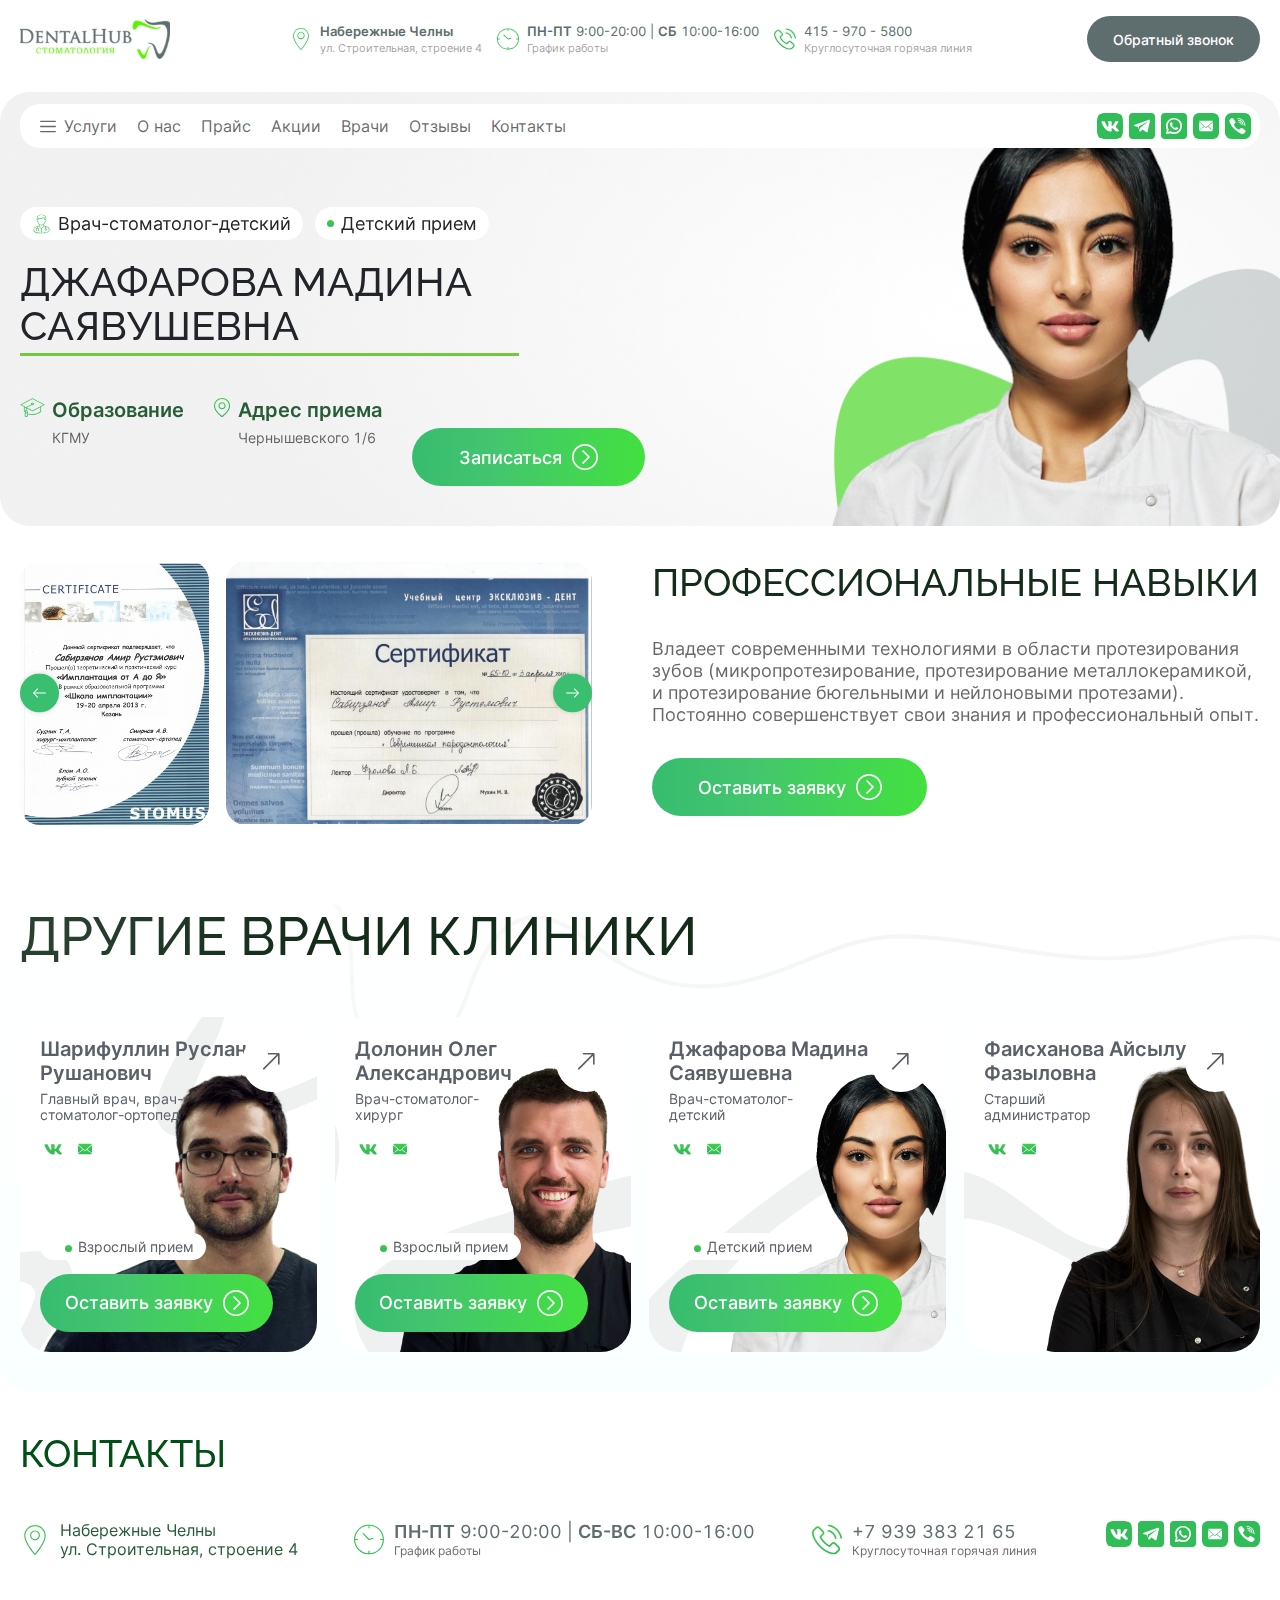
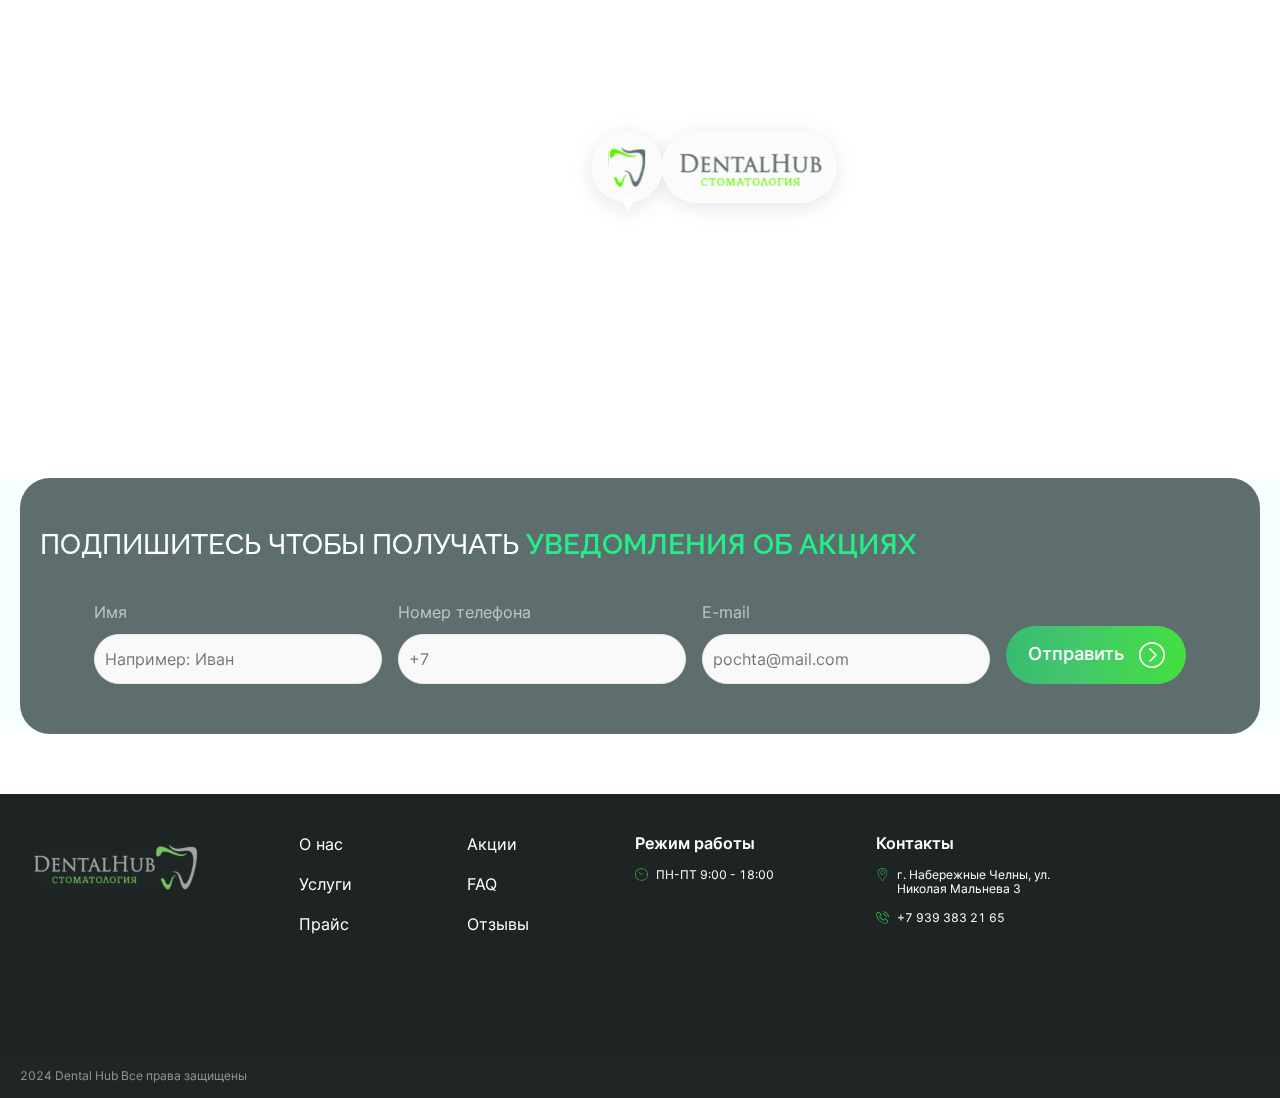
<file: doctors-page.html>
<!DOCTYPE html>
<html lang="ru">
<head>
    <meta charset="UTF-8">
    <meta http-equiv="X-UA-Compatible" content="IE=edge">
    <meta name="viewport" content="width=device-width, initial-scale=1.0">
    <link rel="shortcut icon" href="assets/img/logo.ico" type="image/x-icon">
    <link rel="stylesheet" href="assets/css/plugin/jquery.datepicker2.css">
    <link rel="stylesheet" href="assets/css/plugin/swiper.css">
    <link rel="stylesheet" href="assets/css/plugin/bootstrap.css">
    <link rel="stylesheet" href="assets/css/main.css">
    <title>внутренняя врач</title>
</head>
<body>
    <header class="header position-relative">
        <div class="header-top d-none d-lg-block">
            <div class="container">
                <div class="row g-0">
                    <div class="col-12 d-flex justify-content-between align-items-center">
                        <a href="./index.html" class="header-logo">
                            <img src="assets/img/svg/logo.svg" alt="logo" class="logo">
                        </a>
                        <div class="d-flex align-items-center">
                            <div class="header-top-info d-flex align-items-center">
                                <img src="assets/img/svg/loc.svg" alt="icon">
                                <div class="header-top-info-text">
                                    <p><strong>Набережные Челны</strong></p>
                                    <span>ул. Строительная, строение 4</span>
                                </div>
                            </div>
                            <div class="header-top-info d-flex align-items-center">
                                <img src="assets/img/svg/clock.svg" alt="icon">
                                <div class="header-top-info-text">
                                    <p><strong>ПН-ПТ</strong> 9:00-20:00 | <strong>СБ</strong> 10:00-16:00</p>
                                    <span>График работы</span>
                                </div>
                            </div>
                            <div class="header-top-info d-flex align-items-center">
                                <img src="assets/img/svg/call.svg" alt="icon">
                                <div class="header-top-info-text">
                                    <p>415 - 970 - 5800</p>
                                    <span>Круглосуточная горячая линия</span>
                                </div>
                            </div>
                        </div>
                        <button class="call-btn">Обратный звонок</button>
                    </div>
                </div>
            </div>
        </div>
        <div class="header-bottom position-absolute w-100 start-0 d-none d-lg-block">
            <div class="container">
                <div class="row g-0">
                    <div class="col-12">
                        <div class="header-nav d-flex align-items-center justify-content-between position-relative">
                            <ul class="nav-item d-flex">
                                <li class="item-box">
                                    <div class="d-flex align-items-center">
                                        <button class="item-btn">
                                            <img src="assets/img/svg/burger.svg" alt="">
                                            <img src="assets/img/svg/b-cl.svg" alt="">
                                        </button>
                                        <a href="./services.html">Услуги</a>
                                    </div>
                                    <ul class="item-info">
                                        <li>
                                            <a href="./services-page.html" class="">
                                                <svg width="24" height="24" viewBox="0 0 24 24" fill="none" xmlns="http://www.w3.org/2000/svg">
                                                    <path d="M9.53831 9.25405H8.68549V7.83268C8.68549 7.36249 8.30286 6.97986 7.83267 6.97986H5.55847C5.08828 6.97986 4.70565 7.36249 4.70565 7.83268V9.25405H3.85282C3.38263 9.25405 3 9.63668 3 10.1069V10.4705C3.00075 13.8194 3.89588 17.1074 5.59287 19.9945C5.82199 20.3834 6.24442 20.625 6.69557 20.625C7.14671 20.625 7.56914 20.3834 7.79827 19.9945C9.49526 17.1074 10.3904 13.8194 10.3911 10.4705V10.1069C10.3911 9.63668 10.0085 9.25405 9.53831 9.25405ZM8.02 18.3656L5.63636 18.8952C5.46271 18.5622 5.29936 18.224 5.14656 17.8809L8.56268 17.1216C8.39723 17.5429 8.21621 17.9578 8.02 18.3656ZM8.79863 16.4868L4.91971 17.3488C4.78009 17.007 4.65088 16.6611 4.53224 16.3114L9.17529 15.2795C9.06381 15.6862 8.93818 16.0889 8.79863 16.4868ZM9.33307 14.6624L4.35741 15.7682C4.25093 15.4181 4.1549 15.0648 4.06944 14.709L9.57072 13.4863C9.50448 13.8809 9.42521 14.2731 9.33307 14.6624ZM9.66169 12.8837L3.94635 14.1538C3.87269 13.7953 3.80984 13.4347 3.75788 13.0724L9.77796 11.7346C9.7512 12.1188 9.71242 12.502 9.66169 12.8837ZM3.6851 12.5062C3.62706 11.9924 3.59093 11.4765 3.57679 10.9597H9.81434C9.81264 11.0217 9.81122 11.0834 9.80894 11.1453L3.6851 12.5062ZM5.2742 7.83268C5.2742 7.67604 5.40155 7.5484 5.55847 7.5484H7.83267C7.98959 7.5484 8.11694 7.67604 8.11694 7.83268V9.25405H7.54839V8.11695H6.97984V9.25405H6.41129V8.11695H5.84274V9.25405H5.2742V7.83268ZM3.85282 9.8226H9.53831C9.69523 9.8226 9.82259 9.95024 9.82259 10.1069V10.3911H3.56855V10.1069C3.56855 9.95024 3.6959 9.8226 3.85282 9.8226ZM7.3079 19.7063C7.18082 19.9223 6.9463 20.0565 6.69557 20.0565C6.44484 20.0565 6.21031 19.9223 6.08324 19.7063C6.02667 19.6099 5.97323 19.5121 5.91836 19.4149L7.68882 19.0214C7.56686 19.2525 7.43985 19.4808 7.3079 19.7063ZM20.625 6.45452C20.625 5.8149 20.4459 5.19035 20.1068 4.64795L19.7224 4.03363C19.5258 3.71649 19.2511 3.45499 18.9247 3.27405C18.5984 3.09312 18.2311 2.99878 17.8579 3.00001H17.386C17.0879 2.99967 16.7928 3.06006 16.5189 3.17751C16.2449 3.29496 15.9977 3.46699 15.7924 3.68312C15.5871 3.46703 15.3399 3.29501 15.066 3.17757C14.792 3.06012 14.497 2.99971 14.199 3.00001H13.7268C13.3535 2.99877 12.986 3.09313 12.6595 3.27412C12.333 3.4551 12.0582 3.71667 11.8614 4.03392L11.4773 4.64795C11.1547 5.16452 10.9763 5.75808 10.9607 6.36694C10.9451 6.9758 11.0929 7.57772 11.3887 8.11013L12.2381 9.63896C12.146 9.77766 12.0969 9.94041 12.0968 10.1069V10.4705C12.0975 13.8194 12.9927 17.1074 14.6897 19.9945C14.9188 20.3834 15.3412 20.625 15.7924 20.625C16.2435 20.625 16.6659 20.3834 16.8951 19.9945C18.592 17.1074 19.4872 13.8194 19.4879 10.4705V10.1069C19.4879 9.93404 19.4353 9.77342 19.3466 9.63867L20.196 8.10985C20.4772 7.60342 20.6248 7.03376 20.625 6.45452ZM17.1168 18.3656L14.7331 18.8952C14.5594 18.5622 14.3961 18.2238 14.2433 17.8806L17.6595 17.1216C17.494 17.5429 17.313 17.9578 17.1168 18.3656ZM17.8957 16.4868L14.0165 17.3488C13.8769 17.007 13.7477 16.6611 13.629 16.3114L18.2721 15.2795C18.1606 15.6862 18.0351 16.0889 17.8957 16.4868ZM18.4299 14.6624L13.4542 15.7679C13.3477 15.4178 13.2517 15.0646 13.1662 14.7087L18.6675 13.486C18.6013 13.8807 18.522 14.273 18.4299 14.6624ZM18.7585 12.8837L13.0431 14.1538C12.9695 13.7953 12.9066 13.4347 12.8547 13.0724L18.8747 11.7346C18.848 12.1188 18.8092 12.502 18.7585 12.8837ZM12.7819 12.5062C12.7239 11.9924 12.6877 11.4765 12.6733 10.9597H18.9108C18.9091 11.0217 18.9077 11.0834 18.9054 11.1453L12.7819 12.5062ZM18.9194 10.1069V10.3911H12.6653V10.1069C12.6653 9.95024 12.7927 9.8226 12.9496 9.8226H18.6351C18.792 9.8226 18.9194 9.95024 18.9194 10.1069ZM16.4047 19.7063C16.2776 19.9223 16.0431 20.0565 15.7924 20.0565C15.5416 20.0565 15.3071 19.9223 15.18 19.7063C15.1235 19.6099 15.07 19.5121 15.0151 19.4149L16.7856 19.0214C16.6636 19.2525 16.5366 19.4808 16.4047 19.7063ZM19.6991 7.83353L18.8864 9.29612C18.8052 9.26948 18.7205 9.25529 18.6351 9.25405H12.9496C12.8615 9.25405 12.7782 9.27139 12.698 9.29612L11.8856 7.83382C11.639 7.39027 11.5158 6.88873 11.5288 6.38142C11.5419 5.8741 11.6907 5.37956 11.9598 4.94928L12.3435 4.33525C12.4894 4.10002 12.6931 3.90606 12.9352 3.77186C13.1773 3.63765 13.4497 3.56766 13.7265 3.56856H14.1987C14.7454 3.56856 15.2525 3.84004 15.5556 4.29488L15.7924 4.64966L16.0289 4.2946C16.1776 4.07106 16.3793 3.88779 16.6161 3.76111C16.8528 3.63443 17.1172 3.56829 17.3857 3.56856H17.8576C18.1343 3.56765 18.4067 3.63761 18.6487 3.77177C18.8908 3.90592 19.0944 4.09981 19.2403 4.33497L19.6247 4.94928C19.907 5.40057 20.0566 5.92219 20.0565 6.45452C20.0565 6.93636 19.9328 7.41309 19.6991 7.83353Z" fill="#5E6D6D80"/>
                                                    <path d="M13.4352 4.78935L13.0332 5.19131C13.2393 5.39866 13.4845 5.56305 13.7546 5.67494C14.0247 5.78683 14.3143 5.84401 14.6067 5.84315H15.5084V5.2746H14.6067C14.389 5.27521 14.1734 5.23263 13.9723 5.14934C13.7712 5.06604 13.5886 4.94368 13.4352 4.78935ZM16.0621 5.22685L15.9189 5.32236L16.2347 5.79511L16.378 5.69959C16.7929 5.42199 17.2811 5.27405 17.7803 5.2746H17.7823L17.7829 4.70605H17.7803C17.1666 4.70605 16.5724 4.886 16.0621 5.22685Z" fill="#5E6D6D80"/>
                                                </svg>
                                                <span>Имплантация</span>
                                            </a>
                                        </li>
                                        <li>
                                            <a href="./services-page.html" class="">
                                                <svg width="24" height="24" viewBox="0 0 24 24" fill="none" xmlns="http://www.w3.org/2000/svg">
                                                    <g clip-path="url(#clip0_1_1670)">
                                                    <path d="M19.2999 13.6449V13.2009C19.2999 12.7315 18.9193 12.3509 18.4498 12.3509H17.8832C17.4146 12.3509 17.0345 12.7301 17.0332 13.1987C16.4763 13.1256 15.8999 13.0686 15.3332 13.0261V12.6343C15.3332 12.1649 14.9527 11.7843 14.4833 11.7843H13.9167C13.4472 11.7843 13.0667 12.1649 13.0667 12.6343V12.9225C12.8684 12.9193 12.6797 12.9177 12.5 12.9177C12.3204 12.9177 12.1317 12.9193 11.9334 12.9225V12.6343C11.9334 12.1649 11.5529 11.7843 11.0834 11.7843H10.5167C10.0474 11.7843 9.66683 12.1649 9.66683 12.6343V13.0261C9.10017 13.0686 8.52354 13.1256 7.96678 13.1987C7.96558 12.7301 7.58532 12.3509 7.11687 12.3509H6.55024C6.08073 12.3509 5.7002 12.7315 5.7002 13.2009V13.6448C4.68534 13.9429 4.00025 14.3507 4.00025 14.9009V17.1676C4.00057 17.2666 4.02691 17.3637 4.07663 17.4493C4.12635 17.535 4.1977 17.606 4.28353 17.6553V18.0174C4.28353 18.4869 4.66419 18.8675 5.13357 18.8675H5.46908C5.52747 19.0326 5.63544 19.1757 5.77824 19.2771C5.92103 19.3785 6.09168 19.4334 6.26683 19.4341H7.11687C7.26326 19.4332 7.40688 19.3941 7.53356 19.3207C7.60981 19.442 7.71552 19.5419 7.84082 19.6113C7.96613 19.6806 8.10695 19.7171 8.25016 19.7173H9.38345C9.52987 19.7166 9.67357 19.6775 9.80027 19.6041C9.8765 19.7253 9.98218 19.8253 10.1074 19.8946C10.2327 19.964 10.3735 20.0005 10.5167 20.0008H11.9334C12.1432 20 12.3451 19.9212 12.5 19.7797C12.6549 19.9212 12.8569 20 13.0667 20.0008H14.4833C14.6265 20.0005 14.7673 19.964 14.8926 19.8946C15.0178 19.8253 15.1235 19.7253 15.1998 19.6041C15.3265 19.6775 15.4702 19.7166 15.6166 19.7173H16.7499C16.8931 19.7171 17.0339 19.6806 17.1592 19.6113C17.2845 19.5419 17.3902 19.442 17.4665 19.3207C17.5931 19.3941 17.7368 19.4332 17.8832 19.4341H18.7332C18.9084 19.4334 19.079 19.3785 19.2218 19.2771C19.3646 19.1757 19.4726 19.0326 19.531 18.8675H19.8665C20.3359 18.8675 20.7164 18.4869 20.7164 18.0174V17.6553C20.8023 17.606 20.8736 17.535 20.9234 17.4494C20.9731 17.3638 20.9995 17.2666 20.9998 17.1676V14.9008C20.9998 14.3507 20.3148 13.9429 19.2999 13.6449ZM17.5999 13.2009C17.5999 13.0445 17.7267 12.9177 17.8832 12.9177H18.4498C18.525 12.9177 18.597 12.9475 18.6502 13.0006C18.7033 13.0537 18.7332 13.1258 18.7332 13.2009V13.4968C18.3785 13.4145 17.9966 13.3425 17.5999 13.2803V13.2009ZM13.6333 12.6343C13.6333 12.4779 13.7602 12.3509 13.9167 12.3509H14.4833C14.6397 12.3509 14.7666 12.4779 14.7666 12.6343V12.9878C14.3765 12.9644 13.996 12.9476 13.6333 12.9364V12.6343ZM10.2335 12.6343C10.2335 12.4779 10.3603 12.3509 10.5167 12.3509H11.0834C11.1585 12.3509 11.2306 12.3808 11.2837 12.4339C11.3369 12.487 11.3667 12.5591 11.3667 12.6343V12.9363C11.0041 12.9476 10.6236 12.9646 10.2335 12.9878V12.6343ZM6.26683 13.2009C6.26683 13.0445 6.39366 12.9177 6.55024 12.9177H7.11687C7.27325 12.9177 7.40012 13.0445 7.40012 13.2009V13.2803C7.00352 13.3425 6.62156 13.4145 6.26683 13.4968V13.2009ZM12.5 13.4843C17.633 13.4843 20.4331 14.4193 20.4331 14.9008V16.5801C20.2955 16.4553 20.1154 16.3876 19.9296 16.3909C19.7473 16.3915 19.5701 16.4511 19.4245 16.5608C19.3244 16.3842 19.1775 16.2385 19 16.1399C18.8226 16.0412 18.6213 15.9934 18.4185 16.0016C18.2268 16.002 18.0374 16.0425 17.8623 16.1203C17.6872 16.1981 17.5302 16.3116 17.4015 16.4536C17.2878 16.2681 17.1263 16.1167 16.9339 16.0152C16.7416 15.9136 16.5254 15.8658 16.3082 15.8767C16.086 15.8766 15.8664 15.9247 15.6646 16.0176C15.4627 16.1105 15.2834 16.2461 15.1389 16.4149C15.0162 16.2023 14.8371 16.0278 14.6214 15.9106C14.4057 15.7934 14.1618 15.7381 13.9167 15.7509C13.636 15.7511 13.3597 15.8208 13.1125 15.9537C12.8653 16.0867 12.6549 16.2789 12.5 16.513C12.3452 16.2789 12.1347 16.0867 11.8875 15.9538C11.6403 15.8208 11.3641 15.7511 11.0834 15.7509C10.838 15.7381 10.5938 15.7935 10.378 15.9109C10.1621 16.0283 9.98295 16.2031 9.86033 16.4161C9.71586 16.2472 9.53653 16.1117 9.33467 16.0188C9.1328 15.9259 8.9132 15.8778 8.69098 15.8779C8.47399 15.867 8.25808 15.9147 8.06588 16.016C7.87368 16.1173 7.71227 16.2684 7.59857 16.4536C7.46981 16.312 7.31296 16.1988 7.13803 16.1211C6.96309 16.0435 6.7739 16.0032 6.58251 16.0028C6.37948 15.9944 6.17806 16.0421 6.00041 16.1408C5.82276 16.2394 5.67575 16.3852 5.57556 16.562C5.43 16.4521 5.25274 16.3925 5.07039 16.392C4.88474 16.3884 4.70471 16.4557 4.56691 16.5801V14.9008C4.56691 14.4193 7.36705 13.4843 12.5 13.4843ZM4.85029 18.0174V17.2618C4.85029 17.2111 4.86068 16.9576 5.07042 16.9576C5.287 16.9928 5.43873 17.1905 5.41695 17.4089V18.3008H5.13354C5.09633 18.3008 5.05949 18.2935 5.02511 18.2792C4.99074 18.265 4.95951 18.2441 4.9332 18.2178C4.9069 18.1915 4.88603 18.1602 4.8718 18.1259C4.85757 18.0915 4.85028 18.0546 4.85029 18.0174ZM7.11687 18.8675H6.26683C6.19169 18.8674 6.11965 18.8376 6.06654 18.7844C6.01342 18.7313 5.9836 18.6592 5.98361 18.5841V17.1676C5.97843 17.0877 5.99035 17.0076 6.01856 16.9327C6.04678 16.8578 6.09065 16.7898 6.14724 16.7332C6.20383 16.6765 6.27185 16.6327 6.34674 16.6044C6.42164 16.5762 6.5017 16.5642 6.58158 16.5694C7.03347 16.5699 7.39975 16.936 7.40012 17.3879V18.5841C7.40013 18.6213 7.39281 18.6581 7.37858 18.6925C7.36435 18.7269 7.34348 18.7581 7.31718 18.7844C7.29088 18.8108 7.25965 18.8316 7.22528 18.8459C7.19091 18.8601 7.15407 18.8675 7.11687 18.8675ZM9.38345 19.1507H8.25016C8.21295 19.1507 8.17611 19.1434 8.14173 19.1292C8.10736 19.115 8.07612 19.0941 8.04981 19.0678C8.02349 19.0415 8.00261 19.0103 7.98837 18.9759C7.97412 18.9415 7.96679 18.9047 7.96678 18.8675V17.1675C7.9621 17.0712 7.97763 16.9749 8.01237 16.8849C8.04712 16.795 8.1003 16.7132 8.1685 16.645C8.23671 16.5768 8.31842 16.5237 8.4084 16.4889C8.49839 16.4542 8.59464 16.4386 8.69098 16.4433C9.22975 16.444 9.6663 16.8807 9.66679 17.4194V18.8675C9.66679 19.0239 9.53996 19.1507 9.38345 19.1507ZM11.9334 19.4341H10.5167C10.4416 19.4341 10.3695 19.4042 10.3164 19.3511C10.2633 19.2979 10.2335 19.2259 10.2335 19.1507V17.1676C10.228 17.0545 10.2462 16.9415 10.287 16.8359C10.3277 16.7303 10.3901 16.6344 10.4702 16.5543C10.5502 16.4743 10.6461 16.4119 10.7517 16.3711C10.8573 16.3303 10.9703 16.3121 11.0834 16.3175C11.7093 16.3175 12.2167 16.8249 12.2167 17.4508V19.1508C12.2167 19.188 12.2093 19.2248 12.1951 19.2592C12.1809 19.2936 12.16 19.3248 12.1337 19.3511C12.1074 19.3774 12.0762 19.3983 12.0418 19.4125C12.0074 19.4268 11.9706 19.4341 11.9334 19.4341ZM14.7666 19.1507C14.7666 19.2259 14.7368 19.2979 14.6837 19.3511C14.6305 19.4042 14.5585 19.4341 14.4834 19.4341H13.0667C12.9915 19.4341 12.9194 19.4042 12.8663 19.3511C12.8131 19.2979 12.7833 19.2259 12.7833 19.1507V17.4508C12.7833 16.8249 13.2908 16.3175 13.9167 16.3175C14.0298 16.3121 14.1427 16.3303 14.2483 16.3711C14.3539 16.4119 14.4498 16.4744 14.5298 16.5544C14.6098 16.6344 14.6723 16.7303 14.713 16.8359C14.7538 16.9415 14.772 17.0545 14.7666 17.1676V19.1507ZM17.0332 18.8675C17.0332 19.0239 16.9063 19.1507 16.7499 19.1507H15.6166C15.5794 19.1507 15.5426 19.1434 15.5082 19.1292C15.4738 19.115 15.4426 19.0941 15.4163 19.0678C15.39 19.0415 15.3691 19.0103 15.3548 18.9759C15.3406 18.9415 15.3332 18.9047 15.3332 18.8675V17.4194C15.3337 16.8807 15.7703 16.4439 16.3091 16.4433C16.4054 16.4386 16.5017 16.4541 16.5917 16.4889C16.6817 16.5236 16.7634 16.5768 16.8316 16.645C16.8998 16.7132 16.953 16.7949 16.9877 16.8849C17.0224 16.9749 17.0379 17.0712 17.0332 17.1676V18.8675ZM19.0165 18.5841C19.0165 18.6592 18.9866 18.7313 18.9335 18.7844C18.8804 18.8376 18.8084 18.8674 18.7332 18.8675H17.8832C17.846 18.8675 17.8091 18.8601 17.7747 18.8459C17.7404 18.8316 17.7091 18.8108 17.6828 18.7845C17.6565 18.7581 17.6357 18.7269 17.6214 18.6925C17.6072 18.6581 17.5999 18.6213 17.5999 18.5841V17.3879C17.6003 16.936 17.9665 16.5699 18.4184 16.5694C18.4983 16.5642 18.5784 16.5762 18.6533 16.6044C18.7282 16.6326 18.7962 16.6765 18.8528 16.7331C18.9094 16.7897 18.9533 16.8578 18.9815 16.9327C19.0097 17.0076 19.0216 17.0877 19.0165 17.1676V18.5841ZM20.1497 18.0174C20.1498 18.0546 20.1424 18.0915 20.1282 18.1259C20.114 18.1602 20.0931 18.1915 20.0668 18.2178C20.0405 18.2441 20.0093 18.265 19.9749 18.2792C19.9405 18.2935 19.9037 18.3008 19.8665 18.3008H19.5831V17.4089C19.5613 17.1905 19.7131 16.9928 19.9296 16.9576C20.1394 16.9576 20.1498 17.2125 20.1498 17.2618L20.1497 18.0174ZM20.8915 3.61885L20.9811 3.3863C21.0372 3.24015 20.9644 3.0761 20.8182 3.01992C20.672 2.96377 20.508 3.03665 20.4518 3.18281L20.3626 3.41549C19.598 5.37936 17.7102 6.67594 15.6027 6.68447H9.39782C7.29028 6.67621 5.40204 5.37966 4.6375 3.41549L4.54828 3.18281C4.49207 3.03665 4.32802 2.96377 4.18187 3.01992C4.03568 3.0761 3.9628 3.24015 4.01894 3.3863L4.10846 3.61885C4.9581 5.801 7.05564 7.24154 9.39733 7.25114H15.6021C17.944 7.24177 20.0418 5.80113 20.8915 3.61885ZM10.8001 11.2176C10.9565 11.2176 11.0833 11.0908 11.0833 10.9344V8.78504L11.4497 9.15143C11.5609 9.25867 11.7377 9.25728 11.8468 9.14794C11.8994 9.09544 11.9292 9.02438 11.9299 8.9501C11.9305 8.87581 11.902 8.80424 11.8504 8.75081L11.0004 7.90077C10.9979 7.89818 10.9944 7.89738 10.9919 7.89506C10.9677 7.87138 10.9395 7.85218 10.9085 7.83838C10.9063 7.83838 10.9035 7.83838 10.9012 7.83672C10.8726 7.82606 10.8425 7.82012 10.8119 7.81919C10.8024 7.81919 10.7931 7.81985 10.7836 7.82085C10.7599 7.82225 10.7365 7.82683 10.714 7.83446C10.7043 7.83722 10.6948 7.84044 10.6856 7.84436C10.654 7.85792 10.6253 7.87713 10.6006 7.90103L9.7506 8.75104C9.69898 8.80447 9.67042 8.87604 9.67108 8.95033C9.67174 9.02461 9.70156 9.09567 9.75412 9.14817C9.80662 9.20072 9.87767 9.23053 9.95194 9.23119C10.0262 9.23185 10.0978 9.2033 10.1512 9.15169L10.5167 8.78504V10.9343C10.5167 11.0908 10.6435 11.2176 10.8001 11.2176ZM14.2 11.2176C14.2751 11.2176 14.3471 11.1878 14.4003 11.1347C14.4534 11.0816 14.4833 11.0095 14.4833 10.9344V8.78504L14.8496 9.15143C14.9031 9.20264 14.9745 9.23087 15.0486 9.23006C15.1227 9.22925 15.1935 9.19946 15.2459 9.14708C15.2982 9.09471 15.328 9.0239 15.3288 8.94983C15.3296 8.87576 15.3014 8.80432 15.2502 8.75081L14.4003 7.90077C14.3977 7.89818 14.3944 7.89738 14.3918 7.89506C14.3676 7.87138 14.3394 7.85219 14.3085 7.83838C14.3062 7.83838 14.3033 7.83838 14.3011 7.83672C14.2726 7.82606 14.2424 7.82012 14.2119 7.81919C14.2024 7.81919 14.1929 7.81985 14.1835 7.82085C14.1598 7.82226 14.1363 7.82684 14.1138 7.83446C14.1042 7.83722 14.0948 7.84044 14.0856 7.84436C14.054 7.85788 14.0251 7.87709 14.0005 7.90103L13.1506 8.75104C13.0992 8.80452 13.0708 8.87602 13.0716 8.95019C13.0723 9.02435 13.1021 9.09527 13.1545 9.14772C13.207 9.20017 13.2779 9.22996 13.3521 9.23071C13.4262 9.23145 13.4977 9.20308 13.5512 9.15169L13.9167 8.78504V10.9343C13.9167 11.0908 14.0435 11.2176 14.2 11.2176ZM18.1666 11.7843C18.323 11.7843 18.4498 11.6574 18.4498 11.501V9.35164L18.8162 9.71802C18.8697 9.76961 18.9412 9.79815 19.0155 9.7975C19.0898 9.79685 19.1608 9.76705 19.2133 9.71454C19.2659 9.66203 19.2957 9.59098 19.2964 9.51669C19.297 9.4424 19.2685 9.37083 19.2169 9.3174L18.3668 8.46736C18.3642 8.46477 18.3608 8.46401 18.3584 8.46169C18.3341 8.43804 18.3059 8.41886 18.275 8.40501C18.2725 8.40501 18.2699 8.40501 18.2673 8.40332C18.2388 8.39277 18.2088 8.38685 18.1784 8.38579C18.1689 8.38579 18.1594 8.38645 18.1501 8.38748C18.1263 8.38889 18.1027 8.39346 18.0801 8.40109C18.0708 8.40421 18.0617 8.4068 18.0518 8.41072C18.0203 8.42433 17.9915 8.44352 17.9668 8.46736L17.1169 9.31744C17.0652 9.37086 17.0367 9.44242 17.0373 9.5167C17.038 9.59098 17.0678 9.66203 17.1203 9.71454C17.2296 9.8239 17.4063 9.82533 17.5175 9.71805L17.8832 9.35167V11.501C17.8832 11.6574 18.0101 11.7842 18.1666 11.7842L18.1666 11.7843ZM6.55024 11.7843C6.70662 11.7843 6.83346 11.6574 6.83346 11.501V9.35164L7.19987 9.71802C7.31104 9.82526 7.4878 9.82387 7.59697 9.71454C7.64953 9.66203 7.67935 9.59098 7.68 9.51669C7.68066 9.4424 7.65211 9.37083 7.60049 9.3174L6.75048 8.4674C6.74803 8.46481 6.74451 8.46404 6.74205 8.46172C6.71779 8.43808 6.68956 8.41889 6.65865 8.40504C6.65645 8.40504 6.6536 8.40504 6.65101 8.40335C6.62251 8.39269 6.59244 8.38685 6.56203 8.38608C6.55258 8.38592 6.54313 8.38639 6.53374 8.38751C6.5099 8.38892 6.48635 8.3935 6.46372 8.40112C6.42116 8.41344 6.38228 8.43601 6.3505 8.46687L5.50046 9.31677C5.44924 9.37029 5.42101 9.44173 5.42182 9.5158C5.42264 9.58987 5.45242 9.66067 5.5048 9.71305C5.55718 9.76543 5.62798 9.79521 5.70205 9.79602C5.77612 9.79683 5.84756 9.76861 5.90107 9.71739L6.26683 9.35167V11.501C6.26683 11.6574 6.39366 11.7842 6.55024 11.7842V11.7843Z" fill="#5E6D6D" fill-opacity="0.5"/>
                                                    </g>
                                                    <defs>
                                                    <clipPath id="clip0_1_1670">
                                                    <rect width="17" height="17" fill="white" transform="translate(4 3)"/>
                                                    </clipPath>
                                                    </defs>
                                                </svg>                                                    
                                                <span>Протезирование</span>
                                            </a>
                                        </li>
                                        <li>
                                            <a href="./services-page.html" class="">
                                                <svg width="24" height="24" viewBox="0 0 24 24" fill="none" xmlns="http://www.w3.org/2000/svg">
                                                    <g clip-path="url(#clip0_1_1676)">
                                                    <mask id="path-1-outside-1_1_1676" maskUnits="userSpaceOnUse" x="2" y="2" width="20" height="20" fill="black">
                                                    <rect fill="white" x="2" y="2" width="20" height="20"/>
                                                    <path d="M11.5267 13.4232C11.4829 13.4233 11.4402 13.41 11.4042 13.3851C11.3682 13.3602 11.3406 13.3249 11.3252 13.2839C11.3098 13.243 11.3072 13.1983 11.3178 13.1558C11.3285 13.1134 11.3518 13.0752 11.3847 13.0463L11.6196 12.8404C11.7262 12.7471 11.8633 12.696 12.005 12.6967C12.1467 12.6974 12.2832 12.75 12.3888 12.8444L12.6167 13.0478C12.6577 13.0862 12.682 13.1391 12.6845 13.1953C12.687 13.2514 12.6674 13.3063 12.6299 13.3482C12.5924 13.3901 12.54 13.4156 12.484 13.4194C12.4279 13.4231 12.3726 13.4048 12.3298 13.3683L12.1028 13.1648C12.0756 13.1404 12.0404 13.1269 12.0038 13.1267C11.9673 13.1265 11.9319 13.1397 11.9045 13.1638L11.6695 13.3697C11.6301 13.4045 11.5793 13.4235 11.5267 13.4232ZM12 14.7879C11.9429 14.7879 11.8882 14.7652 11.8479 14.7249C11.8075 14.6845 11.7849 14.6298 11.7849 14.5727V13.6526C11.7849 13.5955 11.8075 13.5408 11.8479 13.5004C11.8882 13.4601 11.9429 13.4374 12 13.4374C12.057 13.4374 12.1118 13.4601 12.1521 13.5004C12.1924 13.5408 12.2151 13.5955 12.2151 13.6526V14.5727C12.2151 14.6298 12.1924 14.6845 12.1521 14.7249C12.1118 14.7652 12.057 14.7879 12 14.7879ZM20.2595 3.64103C19.0118 2.32258 15.1575 3.30084 13.0216 4.22719C12.699 4.36648 12.3513 4.43834 12 4.43834C11.6486 4.43834 11.301 4.36648 10.9784 4.22719C8.84246 3.30084 4.98849 2.32258 3.74045 3.64103C2.81267 4.62159 2.75186 6.3812 3.58571 7.84838C3.55975 8.5401 3.6544 9.2995 3.74347 9.51205C3.92346 9.94546 4.92309 10.1566 5.53836 10.1566C5.5986 10.1566 5.65539 10.1546 5.70717 10.1506C5.82659 10.1438 5.94429 10.1189 6.05625 10.0768C6.4148 10.4506 7.38589 10.6086 8.03544 10.6086C8.12378 10.6086 8.2061 10.6056 8.28025 10.6C8.4534 10.5921 8.62393 10.5547 8.78452 10.4895C8.90949 10.6592 9.09518 10.7741 9.30283 10.8101C9.79615 10.8987 10.2965 10.9423 10.7977 10.9402C11.02 10.9402 11.2389 10.9318 11.4457 10.9147C11.6491 10.9023 11.8433 10.8253 12 10.6948C12.1565 10.8254 12.3507 10.9027 12.5542 10.9153C12.7611 10.9323 12.9798 10.9406 13.2023 10.9406C13.7035 10.9427 14.2038 10.8992 14.6971 10.8107C14.9049 10.7745 15.0906 10.6594 15.2154 10.4895C15.3761 10.5547 15.5467 10.5921 15.72 10.6C15.7941 10.6056 15.8765 10.6086 15.9648 10.6086C16.6146 10.6086 17.5854 10.4509 17.944 10.0768C18.056 10.1189 18.1737 10.1438 18.2931 10.1506C18.3449 10.1546 18.4015 10.1566 18.4619 10.1566C19.0772 10.1566 20.0768 9.94546 20.2568 9.51205C20.3453 9.29893 20.4399 8.53952 20.4145 7.84838C21.2481 6.3812 21.1873 4.62159 20.2595 3.64103ZM4.78455 9.63596C4.34511 9.53256 4.16039 9.39674 4.13988 9.34726C4.01496 9.04608 3.91657 7.44279 4.16856 7.01067C4.33866 6.71996 4.67899 6.74993 4.81753 6.77632C5.06479 6.83326 5.29167 6.95699 5.47343 7.13402C5.65519 7.31105 5.78486 7.53459 5.84829 7.78026C5.86522 7.85309 5.86925 7.92833 5.86019 8.00256C5.79962 8.56174 5.80718 9.12622 5.88271 9.68358C5.74216 9.7365 5.31377 9.76074 4.78498 9.63625L4.78455 9.63596ZM7.32135 10.1201C6.65545 10.0122 6.37478 9.82585 6.34337 9.75271C6.19866 9.41653 6.21085 7.59683 6.51548 7.01856C6.63021 6.80157 6.9803 6.71379 7.3879 6.80027C7.94035 6.91745 8.51733 7.34111 8.60051 8.02881C8.60524 8.07254 8.60567 8.11664 8.6018 8.16046C8.56241 8.77055 8.56495 9.38262 8.6094 9.99236C8.61198 10.0271 8.61844 10.0596 8.62374 10.0928C8.4885 10.1663 7.99643 10.2299 7.32178 10.1204L7.32135 10.1201ZM11.71 10.3762C11.6265 10.4486 11.5193 10.4878 11.4088 10.4862C10.7318 10.5388 10.0509 10.5058 9.38214 10.3879C9.28317 10.3695 9.19402 10.3163 9.13076 10.238C9.0675 10.1596 9.03428 10.0613 9.03708 9.96067C9.01255 9.6308 8.945 8.4823 9.10319 7.56556C9.13174 7.34155 9.24249 7.13613 9.41396 6.98918C9.58543 6.84223 9.80538 6.76422 10.0311 6.7703C10.3894 6.76659 10.7387 6.88249 11.0237 7.09965C11.3088 7.31682 11.5132 7.62284 11.6047 7.96929C11.8455 8.99445 11.8174 10.1435 11.711 10.3764L11.71 10.3762ZM14.9604 9.96024C14.9632 10.0609 14.93 10.1592 14.8667 10.2375C14.8035 10.3158 14.7143 10.3689 14.6154 10.3873C13.9466 10.5054 13.2656 10.5384 12.5886 10.4856C12.478 10.4872 12.3708 10.4479 12.2874 10.3754C12.1811 10.1427 12.153 8.99359 12.3924 7.96914C12.4823 7.62915 12.6809 7.32788 12.9579 7.1113C13.235 6.89472 13.5753 6.77471 13.927 6.76958H13.9653C14.191 6.7635 14.4109 6.84151 14.5824 6.98846C14.7539 7.13542 14.8646 7.34083 14.8932 7.56484C15.0535 8.48258 14.986 9.6308 14.9614 9.96109L14.9604 9.96024ZM17.655 9.75199C17.6236 9.82528 17.3431 10.0116 16.6772 10.1196C16.0031 10.2291 15.5106 10.1653 15.3754 10.092C15.4215 9.44839 15.4287 8.80255 15.397 8.15803C15.3934 8.11505 15.3939 8.07183 15.3984 8.02895C15.4812 7.34054 16.0582 6.91673 16.6112 6.79941C17.0194 6.71336 17.3697 6.8007 17.4836 7.0177C17.7887 7.59711 17.8009 9.41682 17.656 9.75285L17.655 9.75199ZM19.8594 9.34755C19.8389 9.39703 19.6541 9.53285 19.214 9.63625C18.6848 9.76103 18.2567 9.73664 18.1152 9.68444C18.1908 9.12708 18.1983 8.56261 18.1378 8.00342C18.1287 7.92919 18.1327 7.85395 18.1497 7.78112C18.2131 7.53545 18.3428 7.31191 18.5245 7.13488C18.7063 6.95785 18.9332 6.83412 19.1804 6.77718C19.3187 6.75094 19.6593 6.72068 19.8294 7.01139C20.083 7.44308 19.9846 9.0468 19.8594 9.34755ZM20.2014 6.79368C19.9876 6.42796 19.5765 6.26303 19.1007 6.35395C18.6423 6.45246 18.2406 6.72615 17.9811 7.11666C17.9524 7.01361 17.9138 6.91357 17.8658 6.81792C17.6579 6.42251 17.1305 6.24997 16.5231 6.3792C16.0054 6.48642 15.5489 6.7892 15.2487 7.22451C15.1563 6.96305 14.9842 6.73715 14.7567 6.57855C14.5292 6.41995 14.2578 6.33664 13.9805 6.34033C13.5384 6.33336 13.1061 6.47043 12.7488 6.73085C12.3915 6.99126 12.1287 7.36087 12 7.78385C11.872 7.36057 11.6093 6.99062 11.2519 6.7302C10.8945 6.46977 10.4619 6.33309 10.0198 6.3409C9.74249 6.33721 9.47102 6.42053 9.24353 6.57912C9.01604 6.73772 8.84397 6.96363 8.75153 7.22508C8.45137 6.78977 7.99489 6.48699 7.4771 6.37977C6.86958 6.25069 6.34237 6.42279 6.13441 6.81849C6.08633 6.91394 6.04752 7.01379 6.01853 7.11666C5.7591 6.72615 5.35736 6.45246 4.899 6.35395C4.4237 6.26346 4.01209 6.42796 3.79811 6.79382C3.75143 6.8779 3.71539 6.96746 3.69083 7.06044C3.25699 5.90649 3.38047 4.64827 4.05311 3.93691C4.9829 2.95391 8.28312 3.5273 10.8073 4.62188C11.1839 4.78451 11.5898 4.86841 12 4.86841C12.4102 4.86841 12.8161 4.78451 13.1927 4.62188C15.7168 3.5273 19.0172 2.95405 19.9468 3.93691C20.6201 4.64827 20.743 5.90649 20.3091 7.06044C20.2846 6.96739 20.2482 6.87778 20.2014 6.79368ZM20.3867 16.4557C20.2807 16.2768 20.1286 16.1296 19.9464 16.0294C19.7641 15.9292 19.5584 15.8797 19.3505 15.886C19.1054 15.8934 18.8641 15.949 18.6405 16.0496C18.4168 16.1502 18.2152 16.2939 18.0471 16.4725C17.8482 16.1109 17.4313 15.9037 16.8998 15.9037C16.4239 15.9079 15.9615 16.062 15.5781 16.344C15.4747 16.4213 15.382 16.5119 15.3022 16.6135C15.155 16.3851 14.951 16.1988 14.7102 16.0728C14.4694 15.9468 14.2 15.8854 13.9284 15.8946C13.5394 15.9025 13.1588 16.0084 12.8216 16.2026C12.4845 16.3967 12.2019 16.6729 12 17.0054C11.798 16.673 11.5153 16.3969 11.1782 16.2028C10.841 16.0087 10.4604 15.9029 10.0714 15.8951C9.79994 15.8858 9.53069 15.9471 9.29 16.0731C9.0493 16.199 8.84539 16.3852 8.69818 16.6135C8.61823 16.5117 8.52532 16.4209 8.42181 16.3433C8.0384 16.0612 7.57588 15.9071 7.09991 15.9028C6.56926 15.9028 6.1522 16.1099 5.95256 16.4718C5.78452 16.2931 5.58293 16.1494 5.35931 16.0488C5.13569 15.9481 4.89442 15.8925 4.6493 15.8852C4.44131 15.8789 4.23545 15.9286 4.05315 16.0289C3.87086 16.1292 3.7188 16.2766 3.61281 16.4557C3.21023 17.1412 3.38248 18.9759 3.54383 19.3648C3.80887 20.0002 5.09577 20.143 5.52574 20.143C5.68588 20.1455 5.84571 20.1282 6.00161 20.0915C6.62921 20.5879 8.00661 20.5946 8.02296 20.5946C8.25784 20.6012 8.49247 20.5744 8.71983 20.515C8.86913 20.6589 9.05757 20.7554 9.26153 20.7926C9.7668 20.8831 10.2792 20.9278 10.7925 20.9261C11.0257 20.9261 11.2515 20.917 11.4634 20.8994C11.6519 20.8843 11.8349 20.8288 12 20.7366C12.165 20.8288 12.3479 20.8844 12.5364 20.8995C12.7488 20.9172 12.9745 20.9262 13.2077 20.9262C13.7203 20.928 14.2319 20.8834 14.7364 20.7931C14.9417 20.756 15.1313 20.6588 15.2814 20.5139C15.3248 20.5268 15.3707 20.5382 15.4191 20.5482C15.6025 20.5818 15.7887 20.5977 15.9751 20.5956C16.4139 20.5956 17.4704 20.4967 17.9946 20.0907C18.1517 20.1281 18.3129 20.1458 18.4744 20.1432C18.9046 20.1432 20.1912 19.9997 20.456 19.3657C20.6175 18.976 20.7897 17.1414 20.3867 16.4557ZM20.0587 19.2006C19.8708 19.6509 17.9806 19.9177 17.8845 19.5176C17.8762 19.5487 17.8661 19.5793 17.8544 19.6093C17.6751 20.0224 16.2007 20.2648 15.5052 20.1271C15.3087 20.0869 15.1739 20.0181 15.148 19.9148V19.9077C15.1213 20.025 15.0602 20.1317 14.9726 20.2142C14.885 20.2967 14.7748 20.3512 14.6561 20.3709C13.9685 20.4919 13.2683 20.5257 12.5722 20.4713C12.4188 20.4584 12.1663 20.3967 12.0932 20.2361C12.043 20.1271 11.957 20.1271 11.9068 20.2361C11.8336 20.3967 11.5812 20.4584 11.4277 20.4713C10.7317 20.5257 10.0315 20.4919 9.34385 20.3709C9.22514 20.3512 9.11496 20.2967 9.02736 20.2142C8.93976 20.1317 8.87869 20.025 8.85192 19.9077V19.9148C8.73002 20.3867 6.37507 20.1386 6.1456 19.6093C6.13386 19.5793 6.1238 19.5487 6.11548 19.5176C6.01939 19.9177 4.12912 19.6509 3.94124 19.2006C3.80499 18.8722 3.68022 17.1913 3.98427 16.6736C4.39445 15.9722 5.64793 16.3595 6.01078 17.3462C6.0153 17.3599 6.02429 17.3717 6.03632 17.3797C6.04835 17.3877 6.06272 17.3914 6.07712 17.3903C6.09152 17.3891 6.10511 17.3831 6.11571 17.3733C6.12631 17.3635 6.1333 17.3504 6.13556 17.3362C6.16698 17.1125 6.23075 16.8946 6.32487 16.6893C6.57299 16.2175 7.52386 16.2132 8.16494 16.6893C8.46182 16.9102 8.61241 17.3017 8.74006 17.6761C8.74422 17.6891 8.75283 17.7004 8.7644 17.7078C8.77596 17.7152 8.78976 17.7183 8.80339 17.7166C8.81701 17.7149 8.82961 17.7085 8.839 17.6984C8.84839 17.6884 8.85398 17.6754 8.85479 17.6617C8.86483 17.5212 8.87774 17.3849 8.89208 17.3003C9.15884 15.7585 11.4593 16.1644 11.815 17.6918C11.8451 17.818 11.8709 17.9486 11.8938 18.0791C11.898 18.1042 11.9109 18.1271 11.9304 18.1436C11.9498 18.1601 11.9745 18.1691 12 18.1691C12.0255 18.1691 12.0501 18.1601 12.0696 18.1436C12.089 18.1271 12.102 18.1042 12.1061 18.0791C12.1291 17.9486 12.1549 17.818 12.185 17.6918C12.5407 16.1644 14.8411 15.7585 15.1079 17.3003C15.115 17.3405 15.1208 17.3935 15.128 17.4523V17.4681C15.1351 17.5283 15.1409 17.5943 15.1452 17.6617C15.146 17.6754 15.1516 17.6884 15.161 17.6984C15.1703 17.7085 15.1829 17.7149 15.1966 17.7166C15.2102 17.7183 15.224 17.7152 15.2356 17.7078C15.2471 17.7004 15.2557 17.6891 15.2599 17.6761C15.2929 17.5814 15.3259 17.4853 15.3632 17.3921C15.453 17.119 15.6162 16.8758 15.835 16.6893C16.4761 16.2132 17.427 16.2175 17.6751 16.6893C17.7692 16.8946 17.833 17.1125 17.8644 17.3362C17.8667 17.3504 17.8736 17.3635 17.8842 17.3733C17.8948 17.3831 17.9084 17.3891 17.9228 17.3903C17.9372 17.3914 17.9516 17.3877 17.9636 17.3797C17.9757 17.3717 17.9847 17.3599 17.9892 17.3462C18.352 16.3595 19.6055 15.9722 20.0157 16.6736C20.3197 17.1907 20.195 18.8716 20.0587 19.2V19.2006Z"/>
                                                    </mask>
                                                    <path d="M11.5267 13.4232C11.4829 13.4233 11.4402 13.41 11.4042 13.3851C11.3682 13.3602 11.3406 13.3249 11.3252 13.2839C11.3098 13.243 11.3072 13.1983 11.3178 13.1558C11.3285 13.1134 11.3518 13.0752 11.3847 13.0463L11.6196 12.8404C11.7262 12.7471 11.8633 12.696 12.005 12.6967C12.1467 12.6974 12.2832 12.75 12.3888 12.8444L12.6167 13.0478C12.6577 13.0862 12.682 13.1391 12.6845 13.1953C12.687 13.2514 12.6674 13.3063 12.6299 13.3482C12.5924 13.3901 12.54 13.4156 12.484 13.4194C12.4279 13.4231 12.3726 13.4048 12.3298 13.3683L12.1028 13.1648C12.0756 13.1404 12.0404 13.1269 12.0038 13.1267C11.9673 13.1265 11.9319 13.1397 11.9045 13.1638L11.6695 13.3697C11.6301 13.4045 11.5793 13.4235 11.5267 13.4232ZM12 14.7879C11.9429 14.7879 11.8882 14.7652 11.8479 14.7249C11.8075 14.6845 11.7849 14.6298 11.7849 14.5727V13.6526C11.7849 13.5955 11.8075 13.5408 11.8479 13.5004C11.8882 13.4601 11.9429 13.4374 12 13.4374C12.057 13.4374 12.1118 13.4601 12.1521 13.5004C12.1924 13.5408 12.2151 13.5955 12.2151 13.6526V14.5727C12.2151 14.6298 12.1924 14.6845 12.1521 14.7249C12.1118 14.7652 12.057 14.7879 12 14.7879ZM20.2595 3.64103C19.0118 2.32258 15.1575 3.30084 13.0216 4.22719C12.699 4.36648 12.3513 4.43834 12 4.43834C11.6486 4.43834 11.301 4.36648 10.9784 4.22719C8.84246 3.30084 4.98849 2.32258 3.74045 3.64103C2.81267 4.62159 2.75186 6.3812 3.58571 7.84838C3.55975 8.5401 3.6544 9.2995 3.74347 9.51205C3.92346 9.94546 4.92309 10.1566 5.53836 10.1566C5.5986 10.1566 5.65539 10.1546 5.70717 10.1506C5.82659 10.1438 5.94429 10.1189 6.05625 10.0768C6.4148 10.4506 7.38589 10.6086 8.03544 10.6086C8.12378 10.6086 8.2061 10.6056 8.28025 10.6C8.4534 10.5921 8.62393 10.5547 8.78452 10.4895C8.90949 10.6592 9.09518 10.7741 9.30283 10.8101C9.79615 10.8987 10.2965 10.9423 10.7977 10.9402C11.02 10.9402 11.2389 10.9318 11.4457 10.9147C11.6491 10.9023 11.8433 10.8253 12 10.6948C12.1565 10.8254 12.3507 10.9027 12.5542 10.9153C12.7611 10.9323 12.9798 10.9406 13.2023 10.9406C13.7035 10.9427 14.2038 10.8992 14.6971 10.8107C14.9049 10.7745 15.0906 10.6594 15.2154 10.4895C15.3761 10.5547 15.5467 10.5921 15.72 10.6C15.7941 10.6056 15.8765 10.6086 15.9648 10.6086C16.6146 10.6086 17.5854 10.4509 17.944 10.0768C18.056 10.1189 18.1737 10.1438 18.2931 10.1506C18.3449 10.1546 18.4015 10.1566 18.4619 10.1566C19.0772 10.1566 20.0768 9.94546 20.2568 9.51205C20.3453 9.29893 20.4399 8.53952 20.4145 7.84838C21.2481 6.3812 21.1873 4.62159 20.2595 3.64103ZM4.78455 9.63596C4.34511 9.53256 4.16039 9.39674 4.13988 9.34726C4.01496 9.04608 3.91657 7.44279 4.16856 7.01067C4.33866 6.71996 4.67899 6.74993 4.81753 6.77632C5.06479 6.83326 5.29167 6.95699 5.47343 7.13402C5.65519 7.31105 5.78486 7.53459 5.84829 7.78026C5.86522 7.85309 5.86925 7.92833 5.86019 8.00256C5.79962 8.56174 5.80718 9.12622 5.88271 9.68358C5.74216 9.7365 5.31377 9.76074 4.78498 9.63625L4.78455 9.63596ZM7.32135 10.1201C6.65545 10.0122 6.37478 9.82585 6.34337 9.75271C6.19866 9.41653 6.21085 7.59683 6.51548 7.01856C6.63021 6.80157 6.9803 6.71379 7.3879 6.80027C7.94035 6.91745 8.51733 7.34111 8.60051 8.02881C8.60524 8.07254 8.60567 8.11664 8.6018 8.16046C8.56241 8.77055 8.56495 9.38262 8.6094 9.99236C8.61198 10.0271 8.61844 10.0596 8.62374 10.0928C8.4885 10.1663 7.99643 10.2299 7.32178 10.1204L7.32135 10.1201ZM11.71 10.3762C11.6265 10.4486 11.5193 10.4878 11.4088 10.4862C10.7318 10.5388 10.0509 10.5058 9.38214 10.3879C9.28317 10.3695 9.19402 10.3163 9.13076 10.238C9.0675 10.1596 9.03428 10.0613 9.03708 9.96067C9.01255 9.6308 8.945 8.4823 9.10319 7.56556C9.13174 7.34155 9.24249 7.13613 9.41396 6.98918C9.58543 6.84223 9.80538 6.76422 10.0311 6.7703C10.3894 6.76659 10.7387 6.88249 11.0237 7.09965C11.3088 7.31682 11.5132 7.62284 11.6047 7.96929C11.8455 8.99445 11.8174 10.1435 11.711 10.3764L11.71 10.3762ZM14.9604 9.96024C14.9632 10.0609 14.93 10.1592 14.8667 10.2375C14.8035 10.3158 14.7143 10.3689 14.6154 10.3873C13.9466 10.5054 13.2656 10.5384 12.5886 10.4856C12.478 10.4872 12.3708 10.4479 12.2874 10.3754C12.1811 10.1427 12.153 8.99359 12.3924 7.96914C12.4823 7.62915 12.6809 7.32788 12.9579 7.1113C13.235 6.89472 13.5753 6.77471 13.927 6.76958H13.9653C14.191 6.7635 14.4109 6.84151 14.5824 6.98846C14.7539 7.13542 14.8646 7.34083 14.8932 7.56484C15.0535 8.48258 14.986 9.6308 14.9614 9.96109L14.9604 9.96024ZM17.655 9.75199C17.6236 9.82528 17.3431 10.0116 16.6772 10.1196C16.0031 10.2291 15.5106 10.1653 15.3754 10.092C15.4215 9.44839 15.4287 8.80255 15.397 8.15803C15.3934 8.11505 15.3939 8.07183 15.3984 8.02895C15.4812 7.34054 16.0582 6.91673 16.6112 6.79941C17.0194 6.71336 17.3697 6.8007 17.4836 7.0177C17.7887 7.59711 17.8009 9.41682 17.656 9.75285L17.655 9.75199ZM19.8594 9.34755C19.8389 9.39703 19.6541 9.53285 19.214 9.63625C18.6848 9.76103 18.2567 9.73664 18.1152 9.68444C18.1908 9.12708 18.1983 8.56261 18.1378 8.00342C18.1287 7.92919 18.1327 7.85395 18.1497 7.78112C18.2131 7.53545 18.3428 7.31191 18.5245 7.13488C18.7063 6.95785 18.9332 6.83412 19.1804 6.77718C19.3187 6.75094 19.6593 6.72068 19.8294 7.01139C20.083 7.44308 19.9846 9.0468 19.8594 9.34755ZM20.2014 6.79368C19.9876 6.42796 19.5765 6.26303 19.1007 6.35395C18.6423 6.45246 18.2406 6.72615 17.9811 7.11666C17.9524 7.01361 17.9138 6.91357 17.8658 6.81792C17.6579 6.42251 17.1305 6.24997 16.5231 6.3792C16.0054 6.48642 15.5489 6.7892 15.2487 7.22451C15.1563 6.96305 14.9842 6.73715 14.7567 6.57855C14.5292 6.41995 14.2578 6.33664 13.9805 6.34033C13.5384 6.33336 13.1061 6.47043 12.7488 6.73085C12.3915 6.99126 12.1287 7.36087 12 7.78385C11.872 7.36057 11.6093 6.99062 11.2519 6.7302C10.8945 6.46977 10.4619 6.33309 10.0198 6.3409C9.74249 6.33721 9.47102 6.42053 9.24353 6.57912C9.01604 6.73772 8.84397 6.96363 8.75153 7.22508C8.45137 6.78977 7.99489 6.48699 7.4771 6.37977C6.86958 6.25069 6.34237 6.42279 6.13441 6.81849C6.08633 6.91394 6.04752 7.01379 6.01853 7.11666C5.7591 6.72615 5.35736 6.45246 4.899 6.35395C4.4237 6.26346 4.01209 6.42796 3.79811 6.79382C3.75143 6.8779 3.71539 6.96746 3.69083 7.06044C3.25699 5.90649 3.38047 4.64827 4.05311 3.93691C4.9829 2.95391 8.28312 3.5273 10.8073 4.62188C11.1839 4.78451 11.5898 4.86841 12 4.86841C12.4102 4.86841 12.8161 4.78451 13.1927 4.62188C15.7168 3.5273 19.0172 2.95405 19.9468 3.93691C20.6201 4.64827 20.743 5.90649 20.3091 7.06044C20.2846 6.96739 20.2482 6.87778 20.2014 6.79368ZM20.3867 16.4557C20.2807 16.2768 20.1286 16.1296 19.9464 16.0294C19.7641 15.9292 19.5584 15.8797 19.3505 15.886C19.1054 15.8934 18.8641 15.949 18.6405 16.0496C18.4168 16.1502 18.2152 16.2939 18.0471 16.4725C17.8482 16.1109 17.4313 15.9037 16.8998 15.9037C16.4239 15.9079 15.9615 16.062 15.5781 16.344C15.4747 16.4213 15.382 16.5119 15.3022 16.6135C15.155 16.3851 14.951 16.1988 14.7102 16.0728C14.4694 15.9468 14.2 15.8854 13.9284 15.8946C13.5394 15.9025 13.1588 16.0084 12.8216 16.2026C12.4845 16.3967 12.2019 16.6729 12 17.0054C11.798 16.673 11.5153 16.3969 11.1782 16.2028C10.841 16.0087 10.4604 15.9029 10.0714 15.8951C9.79994 15.8858 9.53069 15.9471 9.29 16.0731C9.0493 16.199 8.84539 16.3852 8.69818 16.6135C8.61823 16.5117 8.52532 16.4209 8.42181 16.3433C8.0384 16.0612 7.57588 15.9071 7.09991 15.9028C6.56926 15.9028 6.1522 16.1099 5.95256 16.4718C5.78452 16.2931 5.58293 16.1494 5.35931 16.0488C5.13569 15.9481 4.89442 15.8925 4.6493 15.8852C4.44131 15.8789 4.23545 15.9286 4.05315 16.0289C3.87086 16.1292 3.7188 16.2766 3.61281 16.4557C3.21023 17.1412 3.38248 18.9759 3.54383 19.3648C3.80887 20.0002 5.09577 20.143 5.52574 20.143C5.68588 20.1455 5.84571 20.1282 6.00161 20.0915C6.62921 20.5879 8.00661 20.5946 8.02296 20.5946C8.25784 20.6012 8.49247 20.5744 8.71983 20.515C8.86913 20.6589 9.05757 20.7554 9.26153 20.7926C9.7668 20.8831 10.2792 20.9278 10.7925 20.9261C11.0257 20.9261 11.2515 20.917 11.4634 20.8994C11.6519 20.8843 11.8349 20.8288 12 20.7366C12.165 20.8288 12.3479 20.8844 12.5364 20.8995C12.7488 20.9172 12.9745 20.9262 13.2077 20.9262C13.7203 20.928 14.2319 20.8834 14.7364 20.7931C14.9417 20.756 15.1313 20.6588 15.2814 20.5139C15.3248 20.5268 15.3707 20.5382 15.4191 20.5482C15.6025 20.5818 15.7887 20.5977 15.9751 20.5956C16.4139 20.5956 17.4704 20.4967 17.9946 20.0907C18.1517 20.1281 18.3129 20.1458 18.4744 20.1432C18.9046 20.1432 20.1912 19.9997 20.456 19.3657C20.6175 18.976 20.7897 17.1414 20.3867 16.4557ZM20.0587 19.2006C19.8708 19.6509 17.9806 19.9177 17.8845 19.5176C17.8762 19.5487 17.8661 19.5793 17.8544 19.6093C17.6751 20.0224 16.2007 20.2648 15.5052 20.1271C15.3087 20.0869 15.1739 20.0181 15.148 19.9148V19.9077C15.1213 20.025 15.0602 20.1317 14.9726 20.2142C14.885 20.2967 14.7748 20.3512 14.6561 20.3709C13.9685 20.4919 13.2683 20.5257 12.5722 20.4713C12.4188 20.4584 12.1663 20.3967 12.0932 20.2361C12.043 20.1271 11.957 20.1271 11.9068 20.2361C11.8336 20.3967 11.5812 20.4584 11.4277 20.4713C10.7317 20.5257 10.0315 20.4919 9.34385 20.3709C9.22514 20.3512 9.11496 20.2967 9.02736 20.2142C8.93976 20.1317 8.87869 20.025 8.85192 19.9077V19.9148C8.73002 20.3867 6.37507 20.1386 6.1456 19.6093C6.13386 19.5793 6.1238 19.5487 6.11548 19.5176C6.01939 19.9177 4.12912 19.6509 3.94124 19.2006C3.80499 18.8722 3.68022 17.1913 3.98427 16.6736C4.39445 15.9722 5.64793 16.3595 6.01078 17.3462C6.0153 17.3599 6.02429 17.3717 6.03632 17.3797C6.04835 17.3877 6.06272 17.3914 6.07712 17.3903C6.09152 17.3891 6.10511 17.3831 6.11571 17.3733C6.12631 17.3635 6.1333 17.3504 6.13556 17.3362C6.16698 17.1125 6.23075 16.8946 6.32487 16.6893C6.57299 16.2175 7.52386 16.2132 8.16494 16.6893C8.46182 16.9102 8.61241 17.3017 8.74006 17.6761C8.74422 17.6891 8.75283 17.7004 8.7644 17.7078C8.77596 17.7152 8.78976 17.7183 8.80339 17.7166C8.81701 17.7149 8.82961 17.7085 8.839 17.6984C8.84839 17.6884 8.85398 17.6754 8.85479 17.6617C8.86483 17.5212 8.87774 17.3849 8.89208 17.3003C9.15884 15.7585 11.4593 16.1644 11.815 17.6918C11.8451 17.818 11.8709 17.9486 11.8938 18.0791C11.898 18.1042 11.9109 18.1271 11.9304 18.1436C11.9498 18.1601 11.9745 18.1691 12 18.1691C12.0255 18.1691 12.0501 18.1601 12.0696 18.1436C12.089 18.1271 12.102 18.1042 12.1061 18.0791C12.1291 17.9486 12.1549 17.818 12.185 17.6918C12.5407 16.1644 14.8411 15.7585 15.1079 17.3003C15.115 17.3405 15.1208 17.3935 15.128 17.4523V17.4681C15.1351 17.5283 15.1409 17.5943 15.1452 17.6617C15.146 17.6754 15.1516 17.6884 15.161 17.6984C15.1703 17.7085 15.1829 17.7149 15.1966 17.7166C15.2102 17.7183 15.224 17.7152 15.2356 17.7078C15.2471 17.7004 15.2557 17.6891 15.2599 17.6761C15.2929 17.5814 15.3259 17.4853 15.3632 17.3921C15.453 17.119 15.6162 16.8758 15.835 16.6893C16.4761 16.2132 17.427 16.2175 17.6751 16.6893C17.7692 16.8946 17.833 17.1125 17.8644 17.3362C17.8667 17.3504 17.8736 17.3635 17.8842 17.3733C17.8948 17.3831 17.9084 17.3891 17.9228 17.3903C17.9372 17.3914 17.9516 17.3877 17.9636 17.3797C17.9757 17.3717 17.9847 17.3599 17.9892 17.3462C18.352 16.3595 19.6055 15.9722 20.0157 16.6736C20.3197 17.1907 20.195 18.8716 20.0587 19.2V19.2006Z" fill="#5E6D6D" fill-opacity="0.5"/>
                                                    <path d="M11.5267 13.4232C11.4829 13.4233 11.4402 13.41 11.4042 13.3851C11.3682 13.3602 11.3406 13.3249 11.3252 13.2839C11.3098 13.243 11.3072 13.1983 11.3178 13.1558C11.3285 13.1134 11.3518 13.0752 11.3847 13.0463L11.6196 12.8404C11.7262 12.7471 11.8633 12.696 12.005 12.6967C12.1467 12.6974 12.2832 12.75 12.3888 12.8444L12.6167 13.0478C12.6577 13.0862 12.682 13.1391 12.6845 13.1953C12.687 13.2514 12.6674 13.3063 12.6299 13.3482C12.5924 13.3901 12.54 13.4156 12.484 13.4194C12.4279 13.4231 12.3726 13.4048 12.3298 13.3683L12.1028 13.1648C12.0756 13.1404 12.0404 13.1269 12.0038 13.1267C11.9673 13.1265 11.9319 13.1397 11.9045 13.1638L11.6695 13.3697C11.6301 13.4045 11.5793 13.4235 11.5267 13.4232ZM12 14.7879C11.9429 14.7879 11.8882 14.7652 11.8479 14.7249C11.8075 14.6845 11.7849 14.6298 11.7849 14.5727V13.6526C11.7849 13.5955 11.8075 13.5408 11.8479 13.5004C11.8882 13.4601 11.9429 13.4374 12 13.4374C12.057 13.4374 12.1118 13.4601 12.1521 13.5004C12.1924 13.5408 12.2151 13.5955 12.2151 13.6526V14.5727C12.2151 14.6298 12.1924 14.6845 12.1521 14.7249C12.1118 14.7652 12.057 14.7879 12 14.7879ZM20.2595 3.64103C19.0118 2.32258 15.1575 3.30084 13.0216 4.22719C12.699 4.36648 12.3513 4.43834 12 4.43834C11.6486 4.43834 11.301 4.36648 10.9784 4.22719C8.84246 3.30084 4.98849 2.32258 3.74045 3.64103C2.81267 4.62159 2.75186 6.3812 3.58571 7.84838C3.55975 8.5401 3.6544 9.2995 3.74347 9.51205C3.92346 9.94546 4.92309 10.1566 5.53836 10.1566C5.5986 10.1566 5.65539 10.1546 5.70717 10.1506C5.82659 10.1438 5.94429 10.1189 6.05625 10.0768C6.4148 10.4506 7.38589 10.6086 8.03544 10.6086C8.12378 10.6086 8.2061 10.6056 8.28025 10.6C8.4534 10.5921 8.62393 10.5547 8.78452 10.4895C8.90949 10.6592 9.09518 10.7741 9.30283 10.8101C9.79615 10.8987 10.2965 10.9423 10.7977 10.9402C11.02 10.9402 11.2389 10.9318 11.4457 10.9147C11.6491 10.9023 11.8433 10.8253 12 10.6948C12.1565 10.8254 12.3507 10.9027 12.5542 10.9153C12.7611 10.9323 12.9798 10.9406 13.2023 10.9406C13.7035 10.9427 14.2038 10.8992 14.6971 10.8107C14.9049 10.7745 15.0906 10.6594 15.2154 10.4895C15.3761 10.5547 15.5467 10.5921 15.72 10.6C15.7941 10.6056 15.8765 10.6086 15.9648 10.6086C16.6146 10.6086 17.5854 10.4509 17.944 10.0768C18.056 10.1189 18.1737 10.1438 18.2931 10.1506C18.3449 10.1546 18.4015 10.1566 18.4619 10.1566C19.0772 10.1566 20.0768 9.94546 20.2568 9.51205C20.3453 9.29893 20.4399 8.53952 20.4145 7.84838C21.2481 6.3812 21.1873 4.62159 20.2595 3.64103ZM4.78455 9.63596C4.34511 9.53256 4.16039 9.39674 4.13988 9.34726C4.01496 9.04608 3.91657 7.44279 4.16856 7.01067C4.33866 6.71996 4.67899 6.74993 4.81753 6.77632C5.06479 6.83326 5.29167 6.95699 5.47343 7.13402C5.65519 7.31105 5.78486 7.53459 5.84829 7.78026C5.86522 7.85309 5.86925 7.92833 5.86019 8.00256C5.79962 8.56174 5.80718 9.12622 5.88271 9.68358C5.74216 9.7365 5.31377 9.76074 4.78498 9.63625L4.78455 9.63596ZM7.32135 10.1201C6.65545 10.0122 6.37478 9.82585 6.34337 9.75271C6.19866 9.41653 6.21085 7.59683 6.51548 7.01856C6.63021 6.80157 6.9803 6.71379 7.3879 6.80027C7.94035 6.91745 8.51733 7.34111 8.60051 8.02881C8.60524 8.07254 8.60567 8.11664 8.6018 8.16046C8.56241 8.77055 8.56495 9.38262 8.6094 9.99236C8.61198 10.0271 8.61844 10.0596 8.62374 10.0928C8.4885 10.1663 7.99643 10.2299 7.32178 10.1204L7.32135 10.1201ZM11.71 10.3762C11.6265 10.4486 11.5193 10.4878 11.4088 10.4862C10.7318 10.5388 10.0509 10.5058 9.38214 10.3879C9.28317 10.3695 9.19402 10.3163 9.13076 10.238C9.0675 10.1596 9.03428 10.0613 9.03708 9.96067C9.01255 9.6308 8.945 8.4823 9.10319 7.56556C9.13174 7.34155 9.24249 7.13613 9.41396 6.98918C9.58543 6.84223 9.80538 6.76422 10.0311 6.7703C10.3894 6.76659 10.7387 6.88249 11.0237 7.09965C11.3088 7.31682 11.5132 7.62284 11.6047 7.96929C11.8455 8.99445 11.8174 10.1435 11.711 10.3764L11.71 10.3762ZM14.9604 9.96024C14.9632 10.0609 14.93 10.1592 14.8667 10.2375C14.8035 10.3158 14.7143 10.3689 14.6154 10.3873C13.9466 10.5054 13.2656 10.5384 12.5886 10.4856C12.478 10.4872 12.3708 10.4479 12.2874 10.3754C12.1811 10.1427 12.153 8.99359 12.3924 7.96914C12.4823 7.62915 12.6809 7.32788 12.9579 7.1113C13.235 6.89472 13.5753 6.77471 13.927 6.76958H13.9653C14.191 6.7635 14.4109 6.84151 14.5824 6.98846C14.7539 7.13542 14.8646 7.34083 14.8932 7.56484C15.0535 8.48258 14.986 9.6308 14.9614 9.96109L14.9604 9.96024ZM17.655 9.75199C17.6236 9.82528 17.3431 10.0116 16.6772 10.1196C16.0031 10.2291 15.5106 10.1653 15.3754 10.092C15.4215 9.44839 15.4287 8.80255 15.397 8.15803C15.3934 8.11505 15.3939 8.07183 15.3984 8.02895C15.4812 7.34054 16.0582 6.91673 16.6112 6.79941C17.0194 6.71336 17.3697 6.8007 17.4836 7.0177C17.7887 7.59711 17.8009 9.41682 17.656 9.75285L17.655 9.75199ZM19.8594 9.34755C19.8389 9.39703 19.6541 9.53285 19.214 9.63625C18.6848 9.76103 18.2567 9.73664 18.1152 9.68444C18.1908 9.12708 18.1983 8.56261 18.1378 8.00342C18.1287 7.92919 18.1327 7.85395 18.1497 7.78112C18.2131 7.53545 18.3428 7.31191 18.5245 7.13488C18.7063 6.95785 18.9332 6.83412 19.1804 6.77718C19.3187 6.75094 19.6593 6.72068 19.8294 7.01139C20.083 7.44308 19.9846 9.0468 19.8594 9.34755ZM20.2014 6.79368C19.9876 6.42796 19.5765 6.26303 19.1007 6.35395C18.6423 6.45246 18.2406 6.72615 17.9811 7.11666C17.9524 7.01361 17.9138 6.91357 17.8658 6.81792C17.6579 6.42251 17.1305 6.24997 16.5231 6.3792C16.0054 6.48642 15.5489 6.7892 15.2487 7.22451C15.1563 6.96305 14.9842 6.73715 14.7567 6.57855C14.5292 6.41995 14.2578 6.33664 13.9805 6.34033C13.5384 6.33336 13.1061 6.47043 12.7488 6.73085C12.3915 6.99126 12.1287 7.36087 12 7.78385C11.872 7.36057 11.6093 6.99062 11.2519 6.7302C10.8945 6.46977 10.4619 6.33309 10.0198 6.3409C9.74249 6.33721 9.47102 6.42053 9.24353 6.57912C9.01604 6.73772 8.84397 6.96363 8.75153 7.22508C8.45137 6.78977 7.99489 6.48699 7.4771 6.37977C6.86958 6.25069 6.34237 6.42279 6.13441 6.81849C6.08633 6.91394 6.04752 7.01379 6.01853 7.11666C5.7591 6.72615 5.35736 6.45246 4.899 6.35395C4.4237 6.26346 4.01209 6.42796 3.79811 6.79382C3.75143 6.8779 3.71539 6.96746 3.69083 7.06044C3.25699 5.90649 3.38047 4.64827 4.05311 3.93691C4.9829 2.95391 8.28312 3.5273 10.8073 4.62188C11.1839 4.78451 11.5898 4.86841 12 4.86841C12.4102 4.86841 12.8161 4.78451 13.1927 4.62188C15.7168 3.5273 19.0172 2.95405 19.9468 3.93691C20.6201 4.64827 20.743 5.90649 20.3091 7.06044C20.2846 6.96739 20.2482 6.87778 20.2014 6.79368ZM20.3867 16.4557C20.2807 16.2768 20.1286 16.1296 19.9464 16.0294C19.7641 15.9292 19.5584 15.8797 19.3505 15.886C19.1054 15.8934 18.8641 15.949 18.6405 16.0496C18.4168 16.1502 18.2152 16.2939 18.0471 16.4725C17.8482 16.1109 17.4313 15.9037 16.8998 15.9037C16.4239 15.9079 15.9615 16.062 15.5781 16.344C15.4747 16.4213 15.382 16.5119 15.3022 16.6135C15.155 16.3851 14.951 16.1988 14.7102 16.0728C14.4694 15.9468 14.2 15.8854 13.9284 15.8946C13.5394 15.9025 13.1588 16.0084 12.8216 16.2026C12.4845 16.3967 12.2019 16.6729 12 17.0054C11.798 16.673 11.5153 16.3969 11.1782 16.2028C10.841 16.0087 10.4604 15.9029 10.0714 15.8951C9.79994 15.8858 9.53069 15.9471 9.29 16.0731C9.0493 16.199 8.84539 16.3852 8.69818 16.6135C8.61823 16.5117 8.52532 16.4209 8.42181 16.3433C8.0384 16.0612 7.57588 15.9071 7.09991 15.9028C6.56926 15.9028 6.1522 16.1099 5.95256 16.4718C5.78452 16.2931 5.58293 16.1494 5.35931 16.0488C5.13569 15.9481 4.89442 15.8925 4.6493 15.8852C4.44131 15.8789 4.23545 15.9286 4.05315 16.0289C3.87086 16.1292 3.7188 16.2766 3.61281 16.4557C3.21023 17.1412 3.38248 18.9759 3.54383 19.3648C3.80887 20.0002 5.09577 20.143 5.52574 20.143C5.68588 20.1455 5.84571 20.1282 6.00161 20.0915C6.62921 20.5879 8.00661 20.5946 8.02296 20.5946C8.25784 20.6012 8.49247 20.5744 8.71983 20.515C8.86913 20.6589 9.05757 20.7554 9.26153 20.7926C9.7668 20.8831 10.2792 20.9278 10.7925 20.9261C11.0257 20.9261 11.2515 20.917 11.4634 20.8994C11.6519 20.8843 11.8349 20.8288 12 20.7366C12.165 20.8288 12.3479 20.8844 12.5364 20.8995C12.7488 20.9172 12.9745 20.9262 13.2077 20.9262C13.7203 20.928 14.2319 20.8834 14.7364 20.7931C14.9417 20.756 15.1313 20.6588 15.2814 20.5139C15.3248 20.5268 15.3707 20.5382 15.4191 20.5482C15.6025 20.5818 15.7887 20.5977 15.9751 20.5956C16.4139 20.5956 17.4704 20.4967 17.9946 20.0907C18.1517 20.1281 18.3129 20.1458 18.4744 20.1432C18.9046 20.1432 20.1912 19.9997 20.456 19.3657C20.6175 18.976 20.7897 17.1414 20.3867 16.4557ZM20.0587 19.2006C19.8708 19.6509 17.9806 19.9177 17.8845 19.5176C17.8762 19.5487 17.8661 19.5793 17.8544 19.6093C17.6751 20.0224 16.2007 20.2648 15.5052 20.1271C15.3087 20.0869 15.1739 20.0181 15.148 19.9148V19.9077C15.1213 20.025 15.0602 20.1317 14.9726 20.2142C14.885 20.2967 14.7748 20.3512 14.6561 20.3709C13.9685 20.4919 13.2683 20.5257 12.5722 20.4713C12.4188 20.4584 12.1663 20.3967 12.0932 20.2361C12.043 20.1271 11.957 20.1271 11.9068 20.2361C11.8336 20.3967 11.5812 20.4584 11.4277 20.4713C10.7317 20.5257 10.0315 20.4919 9.34385 20.3709C9.22514 20.3512 9.11496 20.2967 9.02736 20.2142C8.93976 20.1317 8.87869 20.025 8.85192 19.9077V19.9148C8.73002 20.3867 6.37507 20.1386 6.1456 19.6093C6.13386 19.5793 6.1238 19.5487 6.11548 19.5176C6.01939 19.9177 4.12912 19.6509 3.94124 19.2006C3.80499 18.8722 3.68022 17.1913 3.98427 16.6736C4.39445 15.9722 5.64793 16.3595 6.01078 17.3462C6.0153 17.3599 6.02429 17.3717 6.03632 17.3797C6.04835 17.3877 6.06272 17.3914 6.07712 17.3903C6.09152 17.3891 6.10511 17.3831 6.11571 17.3733C6.12631 17.3635 6.1333 17.3504 6.13556 17.3362C6.16698 17.1125 6.23075 16.8946 6.32487 16.6893C6.57299 16.2175 7.52386 16.2132 8.16494 16.6893C8.46182 16.9102 8.61241 17.3017 8.74006 17.6761C8.74422 17.6891 8.75283 17.7004 8.7644 17.7078C8.77596 17.7152 8.78976 17.7183 8.80339 17.7166C8.81701 17.7149 8.82961 17.7085 8.839 17.6984C8.84839 17.6884 8.85398 17.6754 8.85479 17.6617C8.86483 17.5212 8.87774 17.3849 8.89208 17.3003C9.15884 15.7585 11.4593 16.1644 11.815 17.6918C11.8451 17.818 11.8709 17.9486 11.8938 18.0791C11.898 18.1042 11.9109 18.1271 11.9304 18.1436C11.9498 18.1601 11.9745 18.1691 12 18.1691C12.0255 18.1691 12.0501 18.1601 12.0696 18.1436C12.089 18.1271 12.102 18.1042 12.1061 18.0791C12.1291 17.9486 12.1549 17.818 12.185 17.6918C12.5407 16.1644 14.8411 15.7585 15.1079 17.3003C15.115 17.3405 15.1208 17.3935 15.128 17.4523V17.4681C15.1351 17.5283 15.1409 17.5943 15.1452 17.6617C15.146 17.6754 15.1516 17.6884 15.161 17.6984C15.1703 17.7085 15.1829 17.7149 15.1966 17.7166C15.2102 17.7183 15.224 17.7152 15.2356 17.7078C15.2471 17.7004 15.2557 17.6891 15.2599 17.6761C15.2929 17.5814 15.3259 17.4853 15.3632 17.3921C15.453 17.119 15.6162 16.8758 15.835 16.6893C16.4761 16.2132 17.427 16.2175 17.6751 16.6893C17.7692 16.8946 17.833 17.1125 17.8644 17.3362C17.8667 17.3504 17.8736 17.3635 17.8842 17.3733C17.8948 17.3831 17.9084 17.3891 17.9228 17.3903C17.9372 17.3914 17.9516 17.3877 17.9636 17.3797C17.9757 17.3717 17.9847 17.3599 17.9892 17.3462C18.352 16.3595 19.6055 15.9722 20.0157 16.6736C20.3197 17.1907 20.195 18.8716 20.0587 19.2V19.2006Z" stroke="#5E6D6D" stroke-opacity="0.5" stroke-width="0.4" mask="url(#path-1-outside-1_1_1676)"/>
                                                    </g>
                                                    <defs>
                                                    <clipPath id="clip0_1_1676">
                                                    <rect width="20" height="20" fill="white" transform="translate(2 2)"/>
                                                    </clipPath>
                                                    </defs>
                                                </svg>     
                                                <span>Ортодонтические услуги</span>
                                            </a>
                                        </li>
                                        <li>
                                            <a href="./services-page.html" class="">
                                                <svg width="24" height="24" viewBox="0 0 24 24" fill="none" xmlns="http://www.w3.org/2000/svg">
                                                    <g clip-path="url(#clip0_1_1683)">
                                                    <path d="M11.5833 5.8164C9.975 5.8164 8.66667 4.50807 8.66667 2.89973C8.66667 2.7039 8.68583 2.51807 8.725 2.33057C8.73711 2.27255 8.76145 2.21779 8.79641 2.16993C8.83136 2.12207 8.87613 2.08222 8.92771 2.05304C8.97929 2.02386 9.0365 2.00601 9.09553 2.0007C9.15456 1.99539 9.21404 2.00273 9.27 2.02223C9.62583 2.14723 9.95833 2.28807 10.2858 2.45223C11.16 2.88473 12.0075 2.8839 12.8817 2.4514C13.2083 2.28807 13.54 2.14723 13.8958 2.02307C13.9517 2.00339 14.0111 1.99596 14.07 2.00128C14.129 2.0066 14.1861 2.02455 14.2375 2.0539C14.3425 2.11223 14.4167 2.2139 14.4408 2.3314C14.4808 2.51807 14.5 2.7039 14.5 2.89973C14.5 4.50807 13.1917 5.8164 11.5833 5.8164ZM9.5025 3.0064C9.55833 4.10557 10.47 4.98307 11.5833 4.98307C12.6967 4.98307 13.6083 4.10557 13.6642 3.0064C13.525 3.06557 13.3892 3.1289 13.2533 3.19723C12.1458 3.74723 11.0225 3.7464 9.915 3.19807C9.77934 3.13029 9.64179 3.06637 9.5025 3.0064ZM14.875 21.9997C14.4771 21.9975 14.0923 21.857 13.7864 21.6024C13.4806 21.3478 13.2727 20.9948 13.1983 20.6039L12.49 16.7672C12.4092 16.3222 12.0283 15.9997 11.5833 15.9997C11.1383 15.9997 10.7575 16.3222 10.6767 16.7656L9.9675 20.6006C9.89399 20.9921 9.68657 21.3458 9.38081 21.6011C9.07504 21.8563 8.68999 21.9973 8.29167 21.9997C7.86864 21.9994 7.46096 21.8412 7.14851 21.556C6.83605 21.2709 6.64133 20.8793 6.6025 20.4581L6.32833 17.8431C6.22298 16.8979 6.02736 15.9651 5.74417 15.0572L5.20417 13.3506C4.73802 11.89 4.50049 10.3662 4.5 8.83307C4.5 7.36307 5.685 6.1664 7.14167 6.1664C7.56917 6.1664 7.9575 6.2089 8.34583 6.29223C8.43664 6.31213 8.51826 6.36165 8.57785 6.43301C8.63743 6.50436 8.67161 6.5935 8.675 6.6864C8.72583 8.2639 10.0033 9.49973 11.5833 9.49973C13.1633 9.49973 14.4408 8.2639 14.4917 6.6864C14.4951 6.5935 14.5292 6.50436 14.5888 6.43301C14.6484 6.36165 14.73 6.31213 14.8208 6.29223C15.21 6.2089 15.5975 6.1664 15.975 6.1664C16.7383 6.1664 17.4042 6.44473 17.8983 6.94973C18.3933 7.45557 18.6667 8.12473 18.6667 8.83307C18.6667 10.3614 18.43 11.8822 17.9633 13.3506L17.4225 15.0581C17.1395 15.9665 16.9441 16.8999 16.8392 17.8456L16.565 20.4597C16.5254 20.8807 16.3303 21.2717 16.0178 21.5565C15.7053 21.8413 15.2978 21.9993 14.875 21.9997ZM11.5833 15.1664C11.9956 15.1675 12.3943 15.3133 12.7099 15.5785C13.0255 15.8437 13.2379 16.2114 13.31 16.6172L14.0175 20.4497C14.0983 20.8631 14.4583 21.1664 14.875 21.1664C15.32 21.1664 15.6908 20.8264 15.7358 20.3747L16.01 17.7556C16.1225 16.7481 16.33 15.7572 16.6267 14.8081L17.1683 13.0989C17.6092 11.7114 17.8333 10.2764 17.8333 8.83307C17.8333 8.35057 17.64 7.87723 17.3025 7.53307C17.1363 7.36293 16.9375 7.22802 16.718 7.13639C16.4985 7.04476 16.2628 6.99828 16.025 6.99973C15.7683 6.99973 15.5308 7.01723 15.2992 7.05223C15.0725 8.91723 13.5008 10.3331 11.5833 10.3331C9.66583 10.3331 8.09417 8.91723 7.8675 7.05223C7.64388 7.01765 7.41795 7.0001 7.19167 6.99973C6.145 6.99973 5.33333 7.82223 5.33333 8.83307C5.33333 10.2764 5.5575 11.7114 5.9975 13.0989L6.53833 14.8072C6.83583 15.7572 7.04333 16.7481 7.15583 17.7531L7.43 20.3731C7.47583 20.8264 7.84667 21.1664 8.29167 21.1664C8.70833 21.1664 9.06917 20.8631 9.14917 20.4456L9.8575 16.6156C9.92961 16.21 10.1419 15.8427 10.4574 15.5778C10.7729 15.3129 11.1714 15.1673 11.5833 15.1664Z" fill="#5E6D6D" fill-opacity="0.5"/>
                                                    </g>
                                                    <defs>
                                                    <clipPath id="clip0_1_1683">
                                                    <rect width="20" height="20" fill="white" transform="translate(2 2)"/>
                                                    </clipPath>
                                                    </defs>
                                                </svg>
                                                <span>Пломбы и реставрация</span>
                                            </a>
                                        </li>
                                        <li>
                                            <a href="./services-page.html" class="">
                                                <svg width="24" height="24" viewBox="0 0 24 24" fill="none" xmlns="http://www.w3.org/2000/svg">
                                                    <g clip-path="url(#clip0_1_1689)">
                                                    <mask id="path-1-outside-1_1_1689" maskUnits="userSpaceOnUse" x="10.7891" y="2.84668" width="9" height="17" fill="black">
                                                    <rect fill="white" x="10.7891" y="2.84668" width="9" height="17"/>
                                                    <path d="M12 19.0547C11.9441 19.0547 11.8904 19.0325 11.8508 18.9929C11.8113 18.9533 11.7891 18.8997 11.7891 18.8437V18.2812C11.7891 18.2253 11.8113 18.1716 11.8508 18.1321C11.8904 18.0925 11.9441 18.0703 12 18.0703C12.0559 18.0703 12.1096 18.0925 12.1492 18.1321C12.1887 18.1716 12.2109 18.2253 12.2109 18.2812V18.8437C12.2109 18.8997 12.1887 18.9533 12.1492 18.9929C12.1096 19.0325 12.0559 19.0547 12 19.0547ZM12 17.9297C11.9441 17.9297 11.8904 17.9075 11.8508 17.8679C11.8113 17.8283 11.7891 17.7747 11.7891 17.7187V17.1562C11.7891 17.1003 11.8113 17.0466 11.8508 17.0071C11.8904 16.9675 11.9441 16.9453 12 16.9453C12.0559 16.9453 12.1096 16.9675 12.1492 17.0071C12.1887 17.0466 12.2109 17.1003 12.2109 17.1562V17.7187C12.2109 17.7747 12.1887 17.8283 12.1492 17.8679C12.1096 17.9075 12.0559 17.9297 12 17.9297ZM12 16.8047C11.9441 16.8047 11.8904 16.7825 11.8508 16.7429C11.8113 16.7033 11.7891 16.6497 11.7891 16.5937V16.0312C11.7891 15.9753 11.8113 15.9216 11.8508 15.8821C11.8904 15.8425 11.9441 15.8203 12 15.8203C12.0559 15.8203 12.1096 15.8425 12.1492 15.8821C12.1887 15.9216 12.2109 15.9753 12.2109 16.0312V16.5937C12.2109 16.6497 12.1887 16.7033 12.1492 16.7429C12.1096 16.7825 12.0559 16.8047 12 16.8047ZM12 15.6797C11.9441 15.6797 11.8904 15.6575 11.8508 15.6179C11.8113 15.5783 11.7891 15.5247 11.7891 15.4687V14.9062C11.7891 14.8503 11.8113 14.7966 11.8508 14.7571C11.8904 14.7175 11.9441 14.6953 12 14.6953C12.0559 14.6953 12.1096 14.7175 12.1492 14.7571C12.1887 14.7966 12.2109 14.8503 12.2109 14.9062V15.4687C12.2109 15.5247 12.1887 15.5783 12.1492 15.6179C12.1096 15.6575 12.0559 15.6797 12 15.6797ZM12 14.5547C11.9441 14.5547 11.8904 14.5325 11.8508 14.4929C11.8113 14.4533 11.7891 14.3997 11.7891 14.3437V13.7812C11.7891 13.7253 11.8113 13.6716 11.8508 13.6321C11.8904 13.5925 11.9441 13.5703 12 13.5703C12.0559 13.5703 12.1096 13.5925 12.1492 13.6321C12.1887 13.6716 12.2109 13.7253 12.2109 13.7812V14.3437C12.2109 14.3997 12.1887 14.4533 12.1492 14.4929C12.1096 14.5325 12.0559 14.5547 12 14.5547ZM12 13.4297C11.9441 13.4297 11.8904 13.4075 11.8508 13.3679C11.8113 13.3283 11.7891 13.2747 11.7891 13.2187V12.6562C11.7891 12.6003 11.8113 12.5466 11.8508 12.5071C11.8904 12.4675 11.9441 12.4453 12 12.4453C12.0559 12.4453 12.1096 12.4675 12.1492 12.5071C12.1887 12.5466 12.2109 12.6003 12.2109 12.6562V13.2187C12.2109 13.2747 12.1887 13.3283 12.1492 13.3679C12.1096 13.4075 12.0559 13.4297 12 13.4297ZM12 12.3047C11.9441 12.3047 11.8904 12.2825 11.8508 12.2429C11.8113 12.2033 11.7891 12.1497 11.7891 12.0937V11.5312C11.7891 11.4753 11.8113 11.4216 11.8508 11.3821C11.8904 11.3425 11.9441 11.3203 12 11.3203C12.0559 11.3203 12.1096 11.3425 12.1492 11.3821C12.1887 11.4216 12.2109 11.4753 12.2109 11.5312V12.0937C12.2109 12.1497 12.1887 12.2033 12.1492 12.2429C12.1096 12.2825 12.0559 12.3047 12 12.3047ZM12 11.1797C11.9441 11.1797 11.8904 11.1575 11.8508 11.1179C11.8113 11.0783 11.7891 11.0247 11.7891 10.9687V10.4062C11.7891 10.3503 11.8113 10.2966 11.8508 10.2571C11.8904 10.2175 11.9441 10.1953 12 10.1953C12.0559 10.1953 12.1096 10.2175 12.1492 10.2571C12.1887 10.2966 12.2109 10.3503 12.2109 10.4062V10.9687C12.2109 11.0247 12.1887 11.0783 12.1492 11.1179C12.1096 11.1575 12.0559 11.1797 12 11.1797ZM12 10.0547C11.9441 10.0547 11.8904 10.0325 11.8508 9.9929C11.8113 9.95334 11.7891 9.89969 11.7891 9.84375V9.28125C11.7891 9.2253 11.8113 9.17165 11.8508 9.13209C11.8904 9.09253 11.9441 9.07031 12 9.07031C12.0559 9.07031 12.1096 9.09253 12.1492 9.13209C12.1887 9.17165 12.2109 9.2253 12.2109 9.28125V9.84375C12.2109 9.89969 12.1887 9.95334 12.1492 9.9929C12.1096 10.0325 12.0559 10.0547 12 10.0547ZM12 8.92968C11.9441 8.92968 11.8904 8.90746 11.8508 8.8679C11.8113 8.82834 11.7891 8.77469 11.7891 8.71875V8.15625C11.7891 8.1003 11.8113 8.04665 11.8508 8.00709C11.8904 7.96753 11.9441 7.94531 12 7.94531C12.0559 7.94531 12.1096 7.96753 12.1492 8.00709C12.1887 8.04665 12.2109 8.1003 12.2109 8.15625V8.71875C12.2109 8.77469 12.1887 8.82834 12.1492 8.8679C12.1096 8.90746 12.0559 8.92968 12 8.92968ZM12 7.80468C11.9441 7.80468 11.8904 7.78246 11.8508 7.7429C11.8113 7.70334 11.7891 7.64969 11.7891 7.59375V7.03125C11.7891 6.9753 11.8113 6.92165 11.8508 6.88209C11.8904 6.84253 11.9441 6.82031 12 6.82031C12.0559 6.82031 12.1096 6.84253 12.1492 6.88209C12.1887 6.92165 12.2109 6.9753 12.2109 7.03125V7.59375C12.2109 7.64969 12.1887 7.70334 12.1492 7.7429C12.1096 7.78246 12.0559 7.80468 12 7.80468ZM12 6.67968C11.9441 6.67968 11.8904 6.65746 11.8508 6.6179C11.8113 6.57834 11.7891 6.52469 11.7891 6.46875V5.90625C11.7891 5.8503 11.8113 5.79665 11.8508 5.75709C11.8904 5.71753 11.9441 5.69531 12 5.69531C12.0559 5.69531 12.1096 5.71753 12.1492 5.75709C12.1887 5.79665 12.2109 5.8503 12.2109 5.90625V6.46875C12.2109 6.52469 12.1887 6.57834 12.1492 6.6179C12.1096 6.65746 12.0559 6.67968 12 6.67968ZM17.1763 4.80234L16.8182 4.60645C16.7177 4.55172 16.6352 4.46915 16.5804 4.36865L16.3845 4.01062C16.3574 3.96099 16.3173 3.91958 16.2686 3.89074C16.2199 3.8619 16.1644 3.84668 16.1078 3.84668C16.0512 3.84668 15.9957 3.8619 15.947 3.89074C15.8983 3.91958 15.8582 3.96099 15.831 4.01062L15.6352 4.36879C15.5803 4.46923 15.4978 4.55178 15.3974 4.60659L15.0389 4.80248C14.9893 4.82968 14.9479 4.86972 14.9191 4.91839C14.8903 4.96707 14.8751 5.02259 14.8751 5.07916C14.8751 5.13573 14.8903 5.19125 14.9191 5.23993C14.9479 5.2886 14.9893 5.32864 15.0389 5.35584L15.3971 5.55173C15.4975 5.60654 15.5801 5.68909 15.6349 5.78953L15.8308 6.14784C15.858 6.19747 15.898 6.23887 15.9467 6.2677C15.9954 6.29654 16.051 6.31176 16.1076 6.31176C16.1642 6.31176 16.2197 6.29654 16.2684 6.2677C16.3171 6.23887 16.3572 6.19747 16.3844 6.14784L16.5802 5.78953C16.635 5.68916 16.7176 5.60667 16.818 5.55187L17.176 5.35612C17.2256 5.32894 17.2671 5.2889 17.296 5.24019C17.3248 5.19149 17.3401 5.13592 17.3401 5.0793C17.3401 5.02268 17.3248 4.96711 17.296 4.91841C17.2671 4.8697 17.2256 4.82966 17.176 4.80248L17.1763 4.80234ZM16.6157 5.18203C16.4445 5.2755 16.3037 5.41623 16.2102 5.58745L16.1078 5.7749L16.0053 5.58745C15.9119 5.41608 15.7712 5.2752 15.6 5.1816L15.4125 5.07909L15.6 4.97671C15.7712 4.8832 15.912 4.74242 16.0054 4.57115L16.1079 4.3837L16.2103 4.57101C16.3038 4.74236 16.4446 4.88319 16.6159 4.97671L16.8032 5.07909L16.6157 5.18203ZM19.3654 6.39196L19.0785 6.23503C19.0051 6.19492 18.9447 6.13454 18.9047 6.06107L18.7477 5.77434C18.7224 5.72792 18.685 5.68919 18.6395 5.66221C18.594 5.63522 18.5421 5.62098 18.4892 5.62098C18.4363 5.62098 18.3844 5.63522 18.3389 5.66221C18.2934 5.68919 18.256 5.72792 18.2307 5.77434L18.0739 6.06093C18.0338 6.13442 17.9734 6.19485 17.8999 6.23503L17.6132 6.39182C17.567 6.41734 17.5284 6.45478 17.5016 6.50026C17.4747 6.54573 17.4606 6.59756 17.4606 6.65036C17.4606 6.70316 17.4747 6.755 17.5016 6.80047C17.5284 6.84594 17.567 6.88339 17.6132 6.9089L17.9001 7.06584C17.9735 7.1059 18.0338 7.16624 18.0739 7.23965L18.2308 7.52639C18.2563 7.57261 18.2938 7.61115 18.3392 7.63799C18.3847 7.66483 18.4365 7.67899 18.4894 7.67899C18.5422 7.67899 18.594 7.66483 18.6395 7.63799C18.6849 7.61115 18.7224 7.57261 18.7479 7.52639L18.9048 7.23951C18.9448 7.16605 19.0052 7.10569 19.0786 7.0657L19.3654 6.90876C19.4118 6.88342 19.4505 6.84605 19.4775 6.80057C19.5045 6.75509 19.5188 6.70318 19.5188 6.65029C19.5188 6.59741 19.5045 6.5455 19.4775 6.50002C19.4505 6.45454 19.4118 6.4173 19.3654 6.39196ZM18.876 6.69571C18.7318 6.77446 18.6132 6.89297 18.5344 7.03715L18.4893 7.11998L18.4439 7.03701C18.3651 6.8929 18.2466 6.77445 18.1024 6.69571L18.0196 6.65043L18.1024 6.60515C18.2466 6.52626 18.3651 6.40772 18.444 6.26357L18.4893 6.18075L18.5344 6.26343C18.6131 6.40774 18.7317 6.52636 18.876 6.60515L18.9588 6.65029L18.876 6.69571Z"/>
                                                    </mask>
                                                    <path d="M12 19.0547C11.9441 19.0547 11.8904 19.0325 11.8508 18.9929C11.8113 18.9533 11.7891 18.8997 11.7891 18.8437V18.2812C11.7891 18.2253 11.8113 18.1716 11.8508 18.1321C11.8904 18.0925 11.9441 18.0703 12 18.0703C12.0559 18.0703 12.1096 18.0925 12.1492 18.1321C12.1887 18.1716 12.2109 18.2253 12.2109 18.2812V18.8437C12.2109 18.8997 12.1887 18.9533 12.1492 18.9929C12.1096 19.0325 12.0559 19.0547 12 19.0547ZM12 17.9297C11.9441 17.9297 11.8904 17.9075 11.8508 17.8679C11.8113 17.8283 11.7891 17.7747 11.7891 17.7187V17.1562C11.7891 17.1003 11.8113 17.0466 11.8508 17.0071C11.8904 16.9675 11.9441 16.9453 12 16.9453C12.0559 16.9453 12.1096 16.9675 12.1492 17.0071C12.1887 17.0466 12.2109 17.1003 12.2109 17.1562V17.7187C12.2109 17.7747 12.1887 17.8283 12.1492 17.8679C12.1096 17.9075 12.0559 17.9297 12 17.9297ZM12 16.8047C11.9441 16.8047 11.8904 16.7825 11.8508 16.7429C11.8113 16.7033 11.7891 16.6497 11.7891 16.5937V16.0312C11.7891 15.9753 11.8113 15.9216 11.8508 15.8821C11.8904 15.8425 11.9441 15.8203 12 15.8203C12.0559 15.8203 12.1096 15.8425 12.1492 15.8821C12.1887 15.9216 12.2109 15.9753 12.2109 16.0312V16.5937C12.2109 16.6497 12.1887 16.7033 12.1492 16.7429C12.1096 16.7825 12.0559 16.8047 12 16.8047ZM12 15.6797C11.9441 15.6797 11.8904 15.6575 11.8508 15.6179C11.8113 15.5783 11.7891 15.5247 11.7891 15.4687V14.9062C11.7891 14.8503 11.8113 14.7966 11.8508 14.7571C11.8904 14.7175 11.9441 14.6953 12 14.6953C12.0559 14.6953 12.1096 14.7175 12.1492 14.7571C12.1887 14.7966 12.2109 14.8503 12.2109 14.9062V15.4687C12.2109 15.5247 12.1887 15.5783 12.1492 15.6179C12.1096 15.6575 12.0559 15.6797 12 15.6797ZM12 14.5547C11.9441 14.5547 11.8904 14.5325 11.8508 14.4929C11.8113 14.4533 11.7891 14.3997 11.7891 14.3437V13.7812C11.7891 13.7253 11.8113 13.6716 11.8508 13.6321C11.8904 13.5925 11.9441 13.5703 12 13.5703C12.0559 13.5703 12.1096 13.5925 12.1492 13.6321C12.1887 13.6716 12.2109 13.7253 12.2109 13.7812V14.3437C12.2109 14.3997 12.1887 14.4533 12.1492 14.4929C12.1096 14.5325 12.0559 14.5547 12 14.5547ZM12 13.4297C11.9441 13.4297 11.8904 13.4075 11.8508 13.3679C11.8113 13.3283 11.7891 13.2747 11.7891 13.2187V12.6562C11.7891 12.6003 11.8113 12.5466 11.8508 12.5071C11.8904 12.4675 11.9441 12.4453 12 12.4453C12.0559 12.4453 12.1096 12.4675 12.1492 12.5071C12.1887 12.5466 12.2109 12.6003 12.2109 12.6562V13.2187C12.2109 13.2747 12.1887 13.3283 12.1492 13.3679C12.1096 13.4075 12.0559 13.4297 12 13.4297ZM12 12.3047C11.9441 12.3047 11.8904 12.2825 11.8508 12.2429C11.8113 12.2033 11.7891 12.1497 11.7891 12.0937V11.5312C11.7891 11.4753 11.8113 11.4216 11.8508 11.3821C11.8904 11.3425 11.9441 11.3203 12 11.3203C12.0559 11.3203 12.1096 11.3425 12.1492 11.3821C12.1887 11.4216 12.2109 11.4753 12.2109 11.5312V12.0937C12.2109 12.1497 12.1887 12.2033 12.1492 12.2429C12.1096 12.2825 12.0559 12.3047 12 12.3047ZM12 11.1797C11.9441 11.1797 11.8904 11.1575 11.8508 11.1179C11.8113 11.0783 11.7891 11.0247 11.7891 10.9687V10.4062C11.7891 10.3503 11.8113 10.2966 11.8508 10.2571C11.8904 10.2175 11.9441 10.1953 12 10.1953C12.0559 10.1953 12.1096 10.2175 12.1492 10.2571C12.1887 10.2966 12.2109 10.3503 12.2109 10.4062V10.9687C12.2109 11.0247 12.1887 11.0783 12.1492 11.1179C12.1096 11.1575 12.0559 11.1797 12 11.1797ZM12 10.0547C11.9441 10.0547 11.8904 10.0325 11.8508 9.9929C11.8113 9.95334 11.7891 9.89969 11.7891 9.84375V9.28125C11.7891 9.2253 11.8113 9.17165 11.8508 9.13209C11.8904 9.09253 11.9441 9.07031 12 9.07031C12.0559 9.07031 12.1096 9.09253 12.1492 9.13209C12.1887 9.17165 12.2109 9.2253 12.2109 9.28125V9.84375C12.2109 9.89969 12.1887 9.95334 12.1492 9.9929C12.1096 10.0325 12.0559 10.0547 12 10.0547ZM12 8.92968C11.9441 8.92968 11.8904 8.90746 11.8508 8.8679C11.8113 8.82834 11.7891 8.77469 11.7891 8.71875V8.15625C11.7891 8.1003 11.8113 8.04665 11.8508 8.00709C11.8904 7.96753 11.9441 7.94531 12 7.94531C12.0559 7.94531 12.1096 7.96753 12.1492 8.00709C12.1887 8.04665 12.2109 8.1003 12.2109 8.15625V8.71875C12.2109 8.77469 12.1887 8.82834 12.1492 8.8679C12.1096 8.90746 12.0559 8.92968 12 8.92968ZM12 7.80468C11.9441 7.80468 11.8904 7.78246 11.8508 7.7429C11.8113 7.70334 11.7891 7.64969 11.7891 7.59375V7.03125C11.7891 6.9753 11.8113 6.92165 11.8508 6.88209C11.8904 6.84253 11.9441 6.82031 12 6.82031C12.0559 6.82031 12.1096 6.84253 12.1492 6.88209C12.1887 6.92165 12.2109 6.9753 12.2109 7.03125V7.59375C12.2109 7.64969 12.1887 7.70334 12.1492 7.7429C12.1096 7.78246 12.0559 7.80468 12 7.80468ZM12 6.67968C11.9441 6.67968 11.8904 6.65746 11.8508 6.6179C11.8113 6.57834 11.7891 6.52469 11.7891 6.46875V5.90625C11.7891 5.8503 11.8113 5.79665 11.8508 5.75709C11.8904 5.71753 11.9441 5.69531 12 5.69531C12.0559 5.69531 12.1096 5.71753 12.1492 5.75709C12.1887 5.79665 12.2109 5.8503 12.2109 5.90625V6.46875C12.2109 6.52469 12.1887 6.57834 12.1492 6.6179C12.1096 6.65746 12.0559 6.67968 12 6.67968ZM17.1763 4.80234L16.8182 4.60645C16.7177 4.55172 16.6352 4.46915 16.5804 4.36865L16.3845 4.01062C16.3574 3.96099 16.3173 3.91958 16.2686 3.89074C16.2199 3.8619 16.1644 3.84668 16.1078 3.84668C16.0512 3.84668 15.9957 3.8619 15.947 3.89074C15.8983 3.91958 15.8582 3.96099 15.831 4.01062L15.6352 4.36879C15.5803 4.46923 15.4978 4.55178 15.3974 4.60659L15.0389 4.80248C14.9893 4.82968 14.9479 4.86972 14.9191 4.91839C14.8903 4.96707 14.8751 5.02259 14.8751 5.07916C14.8751 5.13573 14.8903 5.19125 14.9191 5.23993C14.9479 5.2886 14.9893 5.32864 15.0389 5.35584L15.3971 5.55173C15.4975 5.60654 15.5801 5.68909 15.6349 5.78953L15.8308 6.14784C15.858 6.19747 15.898 6.23887 15.9467 6.2677C15.9954 6.29654 16.051 6.31176 16.1076 6.31176C16.1642 6.31176 16.2197 6.29654 16.2684 6.2677C16.3171 6.23887 16.3572 6.19747 16.3844 6.14784L16.5802 5.78953C16.635 5.68916 16.7176 5.60667 16.818 5.55187L17.176 5.35612C17.2256 5.32894 17.2671 5.2889 17.296 5.24019C17.3248 5.19149 17.3401 5.13592 17.3401 5.0793C17.3401 5.02268 17.3248 4.96711 17.296 4.91841C17.2671 4.8697 17.2256 4.82966 17.176 4.80248L17.1763 4.80234ZM16.6157 5.18203C16.4445 5.2755 16.3037 5.41623 16.2102 5.58745L16.1078 5.7749L16.0053 5.58745C15.9119 5.41608 15.7712 5.2752 15.6 5.1816L15.4125 5.07909L15.6 4.97671C15.7712 4.8832 15.912 4.74242 16.0054 4.57115L16.1079 4.3837L16.2103 4.57101C16.3038 4.74236 16.4446 4.88319 16.6159 4.97671L16.8032 5.07909L16.6157 5.18203ZM19.3654 6.39196L19.0785 6.23503C19.0051 6.19492 18.9447 6.13454 18.9047 6.06107L18.7477 5.77434C18.7224 5.72792 18.685 5.68919 18.6395 5.66221C18.594 5.63522 18.5421 5.62098 18.4892 5.62098C18.4363 5.62098 18.3844 5.63522 18.3389 5.66221C18.2934 5.68919 18.256 5.72792 18.2307 5.77434L18.0739 6.06093C18.0338 6.13442 17.9734 6.19485 17.8999 6.23503L17.6132 6.39182C17.567 6.41734 17.5284 6.45478 17.5016 6.50026C17.4747 6.54573 17.4606 6.59756 17.4606 6.65036C17.4606 6.70316 17.4747 6.755 17.5016 6.80047C17.5284 6.84594 17.567 6.88339 17.6132 6.9089L17.9001 7.06584C17.9735 7.1059 18.0338 7.16624 18.0739 7.23965L18.2308 7.52639C18.2563 7.57261 18.2938 7.61115 18.3392 7.63799C18.3847 7.66483 18.4365 7.67899 18.4894 7.67899C18.5422 7.67899 18.594 7.66483 18.6395 7.63799C18.6849 7.61115 18.7224 7.57261 18.7479 7.52639L18.9048 7.23951C18.9448 7.16605 19.0052 7.10569 19.0786 7.0657L19.3654 6.90876C19.4118 6.88342 19.4505 6.84605 19.4775 6.80057C19.5045 6.75509 19.5188 6.70318 19.5188 6.65029C19.5188 6.59741 19.5045 6.5455 19.4775 6.50002C19.4505 6.45454 19.4118 6.4173 19.3654 6.39196ZM18.876 6.69571C18.7318 6.77446 18.6132 6.89297 18.5344 7.03715L18.4893 7.11998L18.4439 7.03701C18.3651 6.8929 18.2466 6.77445 18.1024 6.69571L18.0196 6.65043L18.1024 6.60515C18.2466 6.52626 18.3651 6.40772 18.444 6.26357L18.4893 6.18075L18.5344 6.26343C18.6131 6.40774 18.7317 6.52636 18.876 6.60515L18.9588 6.65029L18.876 6.69571Z" fill="#5E6D6D" fill-opacity="0.5"/>
                                                    <path d="M12 19.0547C11.9441 19.0547 11.8904 19.0325 11.8508 18.9929C11.8113 18.9533 11.7891 18.8997 11.7891 18.8437V18.2812C11.7891 18.2253 11.8113 18.1716 11.8508 18.1321C11.8904 18.0925 11.9441 18.0703 12 18.0703C12.0559 18.0703 12.1096 18.0925 12.1492 18.1321C12.1887 18.1716 12.2109 18.2253 12.2109 18.2812V18.8437C12.2109 18.8997 12.1887 18.9533 12.1492 18.9929C12.1096 19.0325 12.0559 19.0547 12 19.0547ZM12 17.9297C11.9441 17.9297 11.8904 17.9075 11.8508 17.8679C11.8113 17.8283 11.7891 17.7747 11.7891 17.7187V17.1562C11.7891 17.1003 11.8113 17.0466 11.8508 17.0071C11.8904 16.9675 11.9441 16.9453 12 16.9453C12.0559 16.9453 12.1096 16.9675 12.1492 17.0071C12.1887 17.0466 12.2109 17.1003 12.2109 17.1562V17.7187C12.2109 17.7747 12.1887 17.8283 12.1492 17.8679C12.1096 17.9075 12.0559 17.9297 12 17.9297ZM12 16.8047C11.9441 16.8047 11.8904 16.7825 11.8508 16.7429C11.8113 16.7033 11.7891 16.6497 11.7891 16.5937V16.0312C11.7891 15.9753 11.8113 15.9216 11.8508 15.8821C11.8904 15.8425 11.9441 15.8203 12 15.8203C12.0559 15.8203 12.1096 15.8425 12.1492 15.8821C12.1887 15.9216 12.2109 15.9753 12.2109 16.0312V16.5937C12.2109 16.6497 12.1887 16.7033 12.1492 16.7429C12.1096 16.7825 12.0559 16.8047 12 16.8047ZM12 15.6797C11.9441 15.6797 11.8904 15.6575 11.8508 15.6179C11.8113 15.5783 11.7891 15.5247 11.7891 15.4687V14.9062C11.7891 14.8503 11.8113 14.7966 11.8508 14.7571C11.8904 14.7175 11.9441 14.6953 12 14.6953C12.0559 14.6953 12.1096 14.7175 12.1492 14.7571C12.1887 14.7966 12.2109 14.8503 12.2109 14.9062V15.4687C12.2109 15.5247 12.1887 15.5783 12.1492 15.6179C12.1096 15.6575 12.0559 15.6797 12 15.6797ZM12 14.5547C11.9441 14.5547 11.8904 14.5325 11.8508 14.4929C11.8113 14.4533 11.7891 14.3997 11.7891 14.3437V13.7812C11.7891 13.7253 11.8113 13.6716 11.8508 13.6321C11.8904 13.5925 11.9441 13.5703 12 13.5703C12.0559 13.5703 12.1096 13.5925 12.1492 13.6321C12.1887 13.6716 12.2109 13.7253 12.2109 13.7812V14.3437C12.2109 14.3997 12.1887 14.4533 12.1492 14.4929C12.1096 14.5325 12.0559 14.5547 12 14.5547ZM12 13.4297C11.9441 13.4297 11.8904 13.4075 11.8508 13.3679C11.8113 13.3283 11.7891 13.2747 11.7891 13.2187V12.6562C11.7891 12.6003 11.8113 12.5466 11.8508 12.5071C11.8904 12.4675 11.9441 12.4453 12 12.4453C12.0559 12.4453 12.1096 12.4675 12.1492 12.5071C12.1887 12.5466 12.2109 12.6003 12.2109 12.6562V13.2187C12.2109 13.2747 12.1887 13.3283 12.1492 13.3679C12.1096 13.4075 12.0559 13.4297 12 13.4297ZM12 12.3047C11.9441 12.3047 11.8904 12.2825 11.8508 12.2429C11.8113 12.2033 11.7891 12.1497 11.7891 12.0937V11.5312C11.7891 11.4753 11.8113 11.4216 11.8508 11.3821C11.8904 11.3425 11.9441 11.3203 12 11.3203C12.0559 11.3203 12.1096 11.3425 12.1492 11.3821C12.1887 11.4216 12.2109 11.4753 12.2109 11.5312V12.0937C12.2109 12.1497 12.1887 12.2033 12.1492 12.2429C12.1096 12.2825 12.0559 12.3047 12 12.3047ZM12 11.1797C11.9441 11.1797 11.8904 11.1575 11.8508 11.1179C11.8113 11.0783 11.7891 11.0247 11.7891 10.9687V10.4062C11.7891 10.3503 11.8113 10.2966 11.8508 10.2571C11.8904 10.2175 11.9441 10.1953 12 10.1953C12.0559 10.1953 12.1096 10.2175 12.1492 10.2571C12.1887 10.2966 12.2109 10.3503 12.2109 10.4062V10.9687C12.2109 11.0247 12.1887 11.0783 12.1492 11.1179C12.1096 11.1575 12.0559 11.1797 12 11.1797ZM12 10.0547C11.9441 10.0547 11.8904 10.0325 11.8508 9.9929C11.8113 9.95334 11.7891 9.89969 11.7891 9.84375V9.28125C11.7891 9.2253 11.8113 9.17165 11.8508 9.13209C11.8904 9.09253 11.9441 9.07031 12 9.07031C12.0559 9.07031 12.1096 9.09253 12.1492 9.13209C12.1887 9.17165 12.2109 9.2253 12.2109 9.28125V9.84375C12.2109 9.89969 12.1887 9.95334 12.1492 9.9929C12.1096 10.0325 12.0559 10.0547 12 10.0547ZM12 8.92968C11.9441 8.92968 11.8904 8.90746 11.8508 8.8679C11.8113 8.82834 11.7891 8.77469 11.7891 8.71875V8.15625C11.7891 8.1003 11.8113 8.04665 11.8508 8.00709C11.8904 7.96753 11.9441 7.94531 12 7.94531C12.0559 7.94531 12.1096 7.96753 12.1492 8.00709C12.1887 8.04665 12.2109 8.1003 12.2109 8.15625V8.71875C12.2109 8.77469 12.1887 8.82834 12.1492 8.8679C12.1096 8.90746 12.0559 8.92968 12 8.92968ZM12 7.80468C11.9441 7.80468 11.8904 7.78246 11.8508 7.7429C11.8113 7.70334 11.7891 7.64969 11.7891 7.59375V7.03125C11.7891 6.9753 11.8113 6.92165 11.8508 6.88209C11.8904 6.84253 11.9441 6.82031 12 6.82031C12.0559 6.82031 12.1096 6.84253 12.1492 6.88209C12.1887 6.92165 12.2109 6.9753 12.2109 7.03125V7.59375C12.2109 7.64969 12.1887 7.70334 12.1492 7.7429C12.1096 7.78246 12.0559 7.80468 12 7.80468ZM12 6.67968C11.9441 6.67968 11.8904 6.65746 11.8508 6.6179C11.8113 6.57834 11.7891 6.52469 11.7891 6.46875V5.90625C11.7891 5.8503 11.8113 5.79665 11.8508 5.75709C11.8904 5.71753 11.9441 5.69531 12 5.69531C12.0559 5.69531 12.1096 5.71753 12.1492 5.75709C12.1887 5.79665 12.2109 5.8503 12.2109 5.90625V6.46875C12.2109 6.52469 12.1887 6.57834 12.1492 6.6179C12.1096 6.65746 12.0559 6.67968 12 6.67968ZM17.1763 4.80234L16.8182 4.60645C16.7177 4.55172 16.6352 4.46915 16.5804 4.36865L16.3845 4.01062C16.3574 3.96099 16.3173 3.91958 16.2686 3.89074C16.2199 3.8619 16.1644 3.84668 16.1078 3.84668C16.0512 3.84668 15.9957 3.8619 15.947 3.89074C15.8983 3.91958 15.8582 3.96099 15.831 4.01062L15.6352 4.36879C15.5803 4.46923 15.4978 4.55178 15.3974 4.60659L15.0389 4.80248C14.9893 4.82968 14.9479 4.86972 14.9191 4.91839C14.8903 4.96707 14.8751 5.02259 14.8751 5.07916C14.8751 5.13573 14.8903 5.19125 14.9191 5.23993C14.9479 5.2886 14.9893 5.32864 15.0389 5.35584L15.3971 5.55173C15.4975 5.60654 15.5801 5.68909 15.6349 5.78953L15.8308 6.14784C15.858 6.19747 15.898 6.23887 15.9467 6.2677C15.9954 6.29654 16.051 6.31176 16.1076 6.31176C16.1642 6.31176 16.2197 6.29654 16.2684 6.2677C16.3171 6.23887 16.3572 6.19747 16.3844 6.14784L16.5802 5.78953C16.635 5.68916 16.7176 5.60667 16.818 5.55187L17.176 5.35612C17.2256 5.32894 17.2671 5.2889 17.296 5.24019C17.3248 5.19149 17.3401 5.13592 17.3401 5.0793C17.3401 5.02268 17.3248 4.96711 17.296 4.91841C17.2671 4.8697 17.2256 4.82966 17.176 4.80248L17.1763 4.80234ZM16.6157 5.18203C16.4445 5.2755 16.3037 5.41623 16.2102 5.58745L16.1078 5.7749L16.0053 5.58745C15.9119 5.41608 15.7712 5.2752 15.6 5.1816L15.4125 5.07909L15.6 4.97671C15.7712 4.8832 15.912 4.74242 16.0054 4.57115L16.1079 4.3837L16.2103 4.57101C16.3038 4.74236 16.4446 4.88319 16.6159 4.97671L16.8032 5.07909L16.6157 5.18203ZM19.3654 6.39196L19.0785 6.23503C19.0051 6.19492 18.9447 6.13454 18.9047 6.06107L18.7477 5.77434C18.7224 5.72792 18.685 5.68919 18.6395 5.66221C18.594 5.63522 18.5421 5.62098 18.4892 5.62098C18.4363 5.62098 18.3844 5.63522 18.3389 5.66221C18.2934 5.68919 18.256 5.72792 18.2307 5.77434L18.0739 6.06093C18.0338 6.13442 17.9734 6.19485 17.8999 6.23503L17.6132 6.39182C17.567 6.41734 17.5284 6.45478 17.5016 6.50026C17.4747 6.54573 17.4606 6.59756 17.4606 6.65036C17.4606 6.70316 17.4747 6.755 17.5016 6.80047C17.5284 6.84594 17.567 6.88339 17.6132 6.9089L17.9001 7.06584C17.9735 7.1059 18.0338 7.16624 18.0739 7.23965L18.2308 7.52639C18.2563 7.57261 18.2938 7.61115 18.3392 7.63799C18.3847 7.66483 18.4365 7.67899 18.4894 7.67899C18.5422 7.67899 18.594 7.66483 18.6395 7.63799C18.6849 7.61115 18.7224 7.57261 18.7479 7.52639L18.9048 7.23951C18.9448 7.16605 19.0052 7.10569 19.0786 7.0657L19.3654 6.90876C19.4118 6.88342 19.4505 6.84605 19.4775 6.80057C19.5045 6.75509 19.5188 6.70318 19.5188 6.65029C19.5188 6.59741 19.5045 6.5455 19.4775 6.50002C19.4505 6.45454 19.4118 6.4173 19.3654 6.39196ZM18.876 6.69571C18.7318 6.77446 18.6132 6.89297 18.5344 7.03715L18.4893 7.11998L18.4439 7.03701C18.3651 6.8929 18.2466 6.77445 18.1024 6.69571L18.0196 6.65043L18.1024 6.60515C18.2466 6.52626 18.3651 6.40772 18.444 6.26357L18.4893 6.18075L18.5344 6.26343C18.6131 6.40774 18.7317 6.52636 18.876 6.60515L18.9588 6.65029L18.876 6.69571Z" stroke="#5E6D6D" stroke-opacity="0.5" stroke-width="0.4" mask="url(#path-1-outside-1_1_1689)"/>
                                                    <mask id="path-2-outside-2_1_1689" maskUnits="userSpaceOnUse" x="2.17578" y="7.10742" width="19" height="9" fill="black">
                                                    <rect fill="white" x="2.17578" y="7.10742" width="19" height="9"/>
                                                    <path d="M20.099 8.73596C18.8756 7.4432 15.0964 8.4024 13.0021 9.3107C12.6858 9.44728 12.3449 9.51774 12.0004 9.51774C11.6559 9.51774 11.315 9.44728 10.9987 9.3107C8.9044 8.4024 5.12553 7.4432 3.90181 8.73596C2.99211 9.69742 2.93248 11.4227 3.75007 12.8613C3.72462 13.5396 3.81743 14.2842 3.90476 14.4926C4.08125 14.9176 5.0614 15.1246 5.66468 15.1246C5.72375 15.1246 5.77943 15.1226 5.8302 15.1187C5.9473 15.112 6.06271 15.0877 6.17248 15.0464C6.52404 15.4128 7.47621 15.5678 8.11311 15.5678C8.19973 15.5678 8.28045 15.5649 8.35315 15.5594C8.52303 15.5517 8.69034 15.515 8.84787 15.4509C8.97041 15.6174 9.15248 15.73 9.35609 15.7654C9.83979 15.8522 10.3304 15.8949 10.8218 15.8929C11.0398 15.8929 11.2544 15.8846 11.4572 15.8679C11.6566 15.8557 11.8469 15.7802 12.0004 15.6523C12.1539 15.7804 12.3443 15.8561 12.5438 15.8685C12.7467 15.8852 12.9612 15.8934 13.1793 15.8934C13.6707 15.8954 14.1613 15.8528 14.645 15.7659C14.8486 15.7306 15.0307 15.6179 15.1532 15.4515C15.3107 15.5156 15.4781 15.5522 15.6479 15.5599C15.7206 15.5654 15.8014 15.5684 15.888 15.5684C16.5252 15.5684 17.477 15.4137 17.8286 15.0469C17.9384 15.0882 18.0538 15.1126 18.1709 15.1192C18.2217 15.1232 18.2772 15.1251 18.3364 15.1251C18.9397 15.1251 19.9198 14.9181 20.0963 14.4932C20.1831 14.2842 20.2759 13.5396 20.251 12.8619C21.0683 11.4227 21.0087 9.69742 20.099 8.73596ZM4.92556 14.6141C4.49468 14.5127 4.31356 14.3795 4.29345 14.331C4.17096 14.0357 4.0745 12.4637 4.32157 12.0399C4.48836 11.7549 4.82206 11.7843 4.9579 11.8102C5.20034 11.866 5.4228 11.9873 5.60102 12.1609C5.77924 12.3345 5.90638 12.5537 5.96857 12.7945C5.9857 12.866 5.99012 12.9399 5.98165 13.0129C5.92226 13.5612 5.92967 14.1147 6.00373 14.6612C5.86451 14.7127 5.44446 14.7364 4.92598 14.6144L4.92556 14.6141ZM7.41293 15.0888C6.76001 14.9829 6.48481 14.8003 6.45401 14.7286C6.31212 14.3989 6.32407 12.6147 6.62276 12.0477C6.73526 11.8349 7.07853 11.7489 7.47818 11.8337C8.01987 11.9485 8.58561 12.3639 8.66717 13.0384C8.67181 13.0813 8.67223 13.1245 8.66843 13.1675C8.62981 13.7656 8.6323 14.3657 8.67589 14.9635C8.67842 14.9976 8.68475 15.0295 8.68995 15.062C8.55734 15.1341 8.07486 15.1964 7.41336 15.0891L7.41293 15.0888ZM11.7161 15.3399C11.6342 15.4109 11.5291 15.4493 11.4207 15.4477C10.7569 15.4993 10.0893 15.467 9.43357 15.3514C9.33651 15.3333 9.24909 15.2812 9.18706 15.2044C9.12502 15.1276 9.09246 15.0312 9.09523 14.9325C9.07118 14.609 9.00495 13.4829 9.16006 12.584C9.18805 12.3644 9.29664 12.163 9.46477 12.0189C9.6329 11.8748 9.84856 11.7983 10.0699 11.8043C10.4212 11.8006 10.7637 11.9143 11.0432 12.1272C11.3227 12.3401 11.5231 12.6402 11.6128 12.9799C11.8489 13.9851 11.8214 15.1118 11.717 15.3401L11.7161 15.3399ZM14.9032 14.932C14.9059 15.0307 14.8733 15.1271 14.8113 15.2039C14.7493 15.2807 14.6619 15.3328 14.5648 15.3508C13.9091 15.4666 13.2414 15.4989 12.5775 15.4472C12.4692 15.4487 12.364 15.4102 12.2822 15.3392C12.178 15.1109 12.1504 13.9842 12.3852 12.9797C12.4733 12.6464 12.668 12.351 12.9397 12.1386C13.2114 11.9263 13.5451 11.8086 13.8898 11.8036H13.9274C14.1487 11.7976 14.3644 11.8741 14.5325 12.0182C14.7006 12.1623 14.8092 12.3637 14.8372 12.5833C14.9944 13.4832 14.9282 14.609 14.9042 14.9329L14.9032 14.932ZM17.5462 14.7286C17.5154 14.8004 17.2404 14.9831 16.5875 15.089C15.9265 15.1964 15.4436 15.1338 15.311 15.062C15.3562 14.4309 15.3633 13.7976 15.3322 13.1657C15.3287 13.1235 15.3291 13.0811 15.3336 13.0391C15.4148 12.3641 15.9805 11.9485 16.5228 11.8335C16.923 11.7491 17.2665 11.8348 17.3782 12.0475C17.6763 12.615 17.6883 14.3992 17.5462 14.7286ZM19.7067 14.3313C19.6865 14.3798 19.5054 14.513 19.0738 14.6144C18.5549 14.7367 18.1352 14.7128 17.9965 14.6616C18.0708 14.115 18.0784 13.5614 18.0192 13.0129C18.0103 12.9402 18.0142 12.8664 18.0308 12.795C18.093 12.5541 18.2202 12.3349 18.3984 12.1613C18.5766 11.9877 18.7991 11.8664 19.0415 11.8106C19.1771 11.7849 19.511 11.7552 19.6778 12.0402C19.9259 12.4645 19.8294 14.0364 19.7067 14.3313ZM20.042 11.8272C19.8324 11.4686 19.4293 11.3069 18.9627 11.396C18.5133 11.4926 18.1194 11.761 17.865 12.1439C17.8366 12.043 17.7985 11.9451 17.7514 11.8515C17.5475 11.4638 17.0304 11.2946 16.4349 11.4213C15.9272 11.5265 15.4796 11.8234 15.1853 12.2502C15.0946 11.9938 14.9259 11.7724 14.7028 11.6169C14.4798 11.4614 14.2136 11.3797 13.9417 11.3832C13.5084 11.3765 13.0847 11.5109 12.7345 11.7661C12.3843 12.0213 12.1267 12.3835 12.0004 12.7981C11.8749 12.383 11.6174 12.0203 11.2669 11.7649C10.9165 11.5096 10.4923 11.3756 10.0588 11.3832C9.78691 11.3797 9.52074 11.4614 9.2977 11.6169C9.07465 11.7724 8.90593 11.9938 8.81525 12.2502C8.52093 11.8234 8.07335 11.5265 7.56565 11.4213C6.96996 11.2948 6.45303 11.4635 6.24912 11.8515C6.202 11.9451 6.16395 12.043 6.1355 12.1439C5.88117 11.7609 5.48726 11.4924 5.03778 11.3957C4.57175 11.307 4.16815 11.4683 3.95834 11.827C3.91257 11.9095 3.87723 11.9973 3.85315 12.0885C3.42776 10.9573 3.54884 9.72357 4.20837 9.02607C5.12004 8.06223 8.35596 8.62445 10.831 9.6977C11.2002 9.85717 11.5982 9.93943 12.0004 9.93943C12.4026 9.93943 12.8006 9.85717 13.1698 9.6977C15.6448 8.62445 18.8809 8.06237 19.7924 9.02607C20.4525 9.72357 20.573 10.9573 20.1477 12.0887C20.1236 11.9975 20.0882 11.9096 20.0423 11.8272H20.042Z"/>
                                                    </mask>
                                                    <path d="M20.099 8.73596C18.8756 7.4432 15.0964 8.4024 13.0021 9.3107C12.6858 9.44728 12.3449 9.51774 12.0004 9.51774C11.6559 9.51774 11.315 9.44728 10.9987 9.3107C8.9044 8.4024 5.12553 7.4432 3.90181 8.73596C2.99211 9.69742 2.93248 11.4227 3.75007 12.8613C3.72462 13.5396 3.81743 14.2842 3.90476 14.4926C4.08125 14.9176 5.0614 15.1246 5.66468 15.1246C5.72375 15.1246 5.77943 15.1226 5.8302 15.1187C5.9473 15.112 6.06271 15.0877 6.17248 15.0464C6.52404 15.4128 7.47621 15.5678 8.11311 15.5678C8.19973 15.5678 8.28045 15.5649 8.35315 15.5594C8.52303 15.5517 8.69034 15.515 8.84787 15.4509C8.97041 15.6174 9.15248 15.73 9.35609 15.7654C9.83979 15.8522 10.3304 15.8949 10.8218 15.8929C11.0398 15.8929 11.2544 15.8846 11.4572 15.8679C11.6566 15.8557 11.8469 15.7802 12.0004 15.6523C12.1539 15.7804 12.3443 15.8561 12.5438 15.8685C12.7467 15.8852 12.9612 15.8934 13.1793 15.8934C13.6707 15.8954 14.1613 15.8528 14.645 15.7659C14.8486 15.7306 15.0307 15.6179 15.1532 15.4515C15.3107 15.5156 15.4781 15.5522 15.6479 15.5599C15.7206 15.5654 15.8014 15.5684 15.888 15.5684C16.5252 15.5684 17.477 15.4137 17.8286 15.0469C17.9384 15.0882 18.0538 15.1126 18.1709 15.1192C18.2217 15.1232 18.2772 15.1251 18.3364 15.1251C18.9397 15.1251 19.9198 14.9181 20.0963 14.4932C20.1831 14.2842 20.2759 13.5396 20.251 12.8619C21.0683 11.4227 21.0087 9.69742 20.099 8.73596ZM4.92556 14.6141C4.49468 14.5127 4.31356 14.3795 4.29345 14.331C4.17096 14.0357 4.0745 12.4637 4.32157 12.0399C4.48836 11.7549 4.82206 11.7843 4.9579 11.8102C5.20034 11.866 5.4228 11.9873 5.60102 12.1609C5.77924 12.3345 5.90638 12.5537 5.96857 12.7945C5.9857 12.866 5.99012 12.9399 5.98165 13.0129C5.92226 13.5612 5.92967 14.1147 6.00373 14.6612C5.86451 14.7127 5.44446 14.7364 4.92598 14.6144L4.92556 14.6141ZM7.41293 15.0888C6.76001 14.9829 6.48481 14.8003 6.45401 14.7286C6.31212 14.3989 6.32407 12.6147 6.62276 12.0477C6.73526 11.8349 7.07853 11.7489 7.47818 11.8337C8.01987 11.9485 8.58561 12.3639 8.66717 13.0384C8.67181 13.0813 8.67223 13.1245 8.66843 13.1675C8.62981 13.7656 8.6323 14.3657 8.67589 14.9635C8.67842 14.9976 8.68475 15.0295 8.68995 15.062C8.55734 15.1341 8.07486 15.1964 7.41336 15.0891L7.41293 15.0888ZM11.7161 15.3399C11.6342 15.4109 11.5291 15.4493 11.4207 15.4477C10.7569 15.4993 10.0893 15.467 9.43357 15.3514C9.33651 15.3333 9.24909 15.2812 9.18706 15.2044C9.12502 15.1276 9.09246 15.0312 9.09523 14.9325C9.07118 14.609 9.00495 13.4829 9.16006 12.584C9.18805 12.3644 9.29664 12.163 9.46477 12.0189C9.6329 11.8748 9.84856 11.7983 10.0699 11.8043C10.4212 11.8006 10.7637 11.9143 11.0432 12.1272C11.3227 12.3401 11.5231 12.6402 11.6128 12.9799C11.8489 13.9851 11.8214 15.1118 11.717 15.3401L11.7161 15.3399ZM14.9032 14.932C14.9059 15.0307 14.8733 15.1271 14.8113 15.2039C14.7493 15.2807 14.6619 15.3328 14.5648 15.3508C13.9091 15.4666 13.2414 15.4989 12.5775 15.4472C12.4692 15.4487 12.364 15.4102 12.2822 15.3392C12.178 15.1109 12.1504 13.9842 12.3852 12.9797C12.4733 12.6464 12.668 12.351 12.9397 12.1386C13.2114 11.9263 13.5451 11.8086 13.8898 11.8036H13.9274C14.1487 11.7976 14.3644 11.8741 14.5325 12.0182C14.7006 12.1623 14.8092 12.3637 14.8372 12.5833C14.9944 13.4832 14.9282 14.609 14.9042 14.9329L14.9032 14.932ZM17.5462 14.7286C17.5154 14.8004 17.2404 14.9831 16.5875 15.089C15.9265 15.1964 15.4436 15.1338 15.311 15.062C15.3562 14.4309 15.3633 13.7976 15.3322 13.1657C15.3287 13.1235 15.3291 13.0811 15.3336 13.0391C15.4148 12.3641 15.9805 11.9485 16.5228 11.8335C16.923 11.7491 17.2665 11.8348 17.3782 12.0475C17.6763 12.615 17.6883 14.3992 17.5462 14.7286ZM19.7067 14.3313C19.6865 14.3798 19.5054 14.513 19.0738 14.6144C18.5549 14.7367 18.1352 14.7128 17.9965 14.6616C18.0708 14.115 18.0784 13.5614 18.0192 13.0129C18.0103 12.9402 18.0142 12.8664 18.0308 12.795C18.093 12.5541 18.2202 12.3349 18.3984 12.1613C18.5766 11.9877 18.7991 11.8664 19.0415 11.8106C19.1771 11.7849 19.511 11.7552 19.6778 12.0402C19.9259 12.4645 19.8294 14.0364 19.7067 14.3313ZM20.042 11.8272C19.8324 11.4686 19.4293 11.3069 18.9627 11.396C18.5133 11.4926 18.1194 11.761 17.865 12.1439C17.8366 12.043 17.7985 11.9451 17.7514 11.8515C17.5475 11.4638 17.0304 11.2946 16.4349 11.4213C15.9272 11.5265 15.4796 11.8234 15.1853 12.2502C15.0946 11.9938 14.9259 11.7724 14.7028 11.6169C14.4798 11.4614 14.2136 11.3797 13.9417 11.3832C13.5084 11.3765 13.0847 11.5109 12.7345 11.7661C12.3843 12.0213 12.1267 12.3835 12.0004 12.7981C11.8749 12.383 11.6174 12.0203 11.2669 11.7649C10.9165 11.5096 10.4923 11.3756 10.0588 11.3832C9.78691 11.3797 9.52074 11.4614 9.2977 11.6169C9.07465 11.7724 8.90593 11.9938 8.81525 12.2502C8.52093 11.8234 8.07335 11.5265 7.56565 11.4213C6.96996 11.2948 6.45303 11.4635 6.24912 11.8515C6.202 11.9451 6.16395 12.043 6.1355 12.1439C5.88117 11.7609 5.48726 11.4924 5.03778 11.3957C4.57175 11.307 4.16815 11.4683 3.95834 11.827C3.91257 11.9095 3.87723 11.9973 3.85315 12.0885C3.42776 10.9573 3.54884 9.72357 4.20837 9.02607C5.12004 8.06223 8.35596 8.62445 10.831 9.6977C11.2002 9.85717 11.5982 9.93943 12.0004 9.93943C12.4026 9.93943 12.8006 9.85717 13.1698 9.6977C15.6448 8.62445 18.8809 8.06237 19.7924 9.02607C20.4525 9.72357 20.573 10.9573 20.1477 12.0887C20.1236 11.9975 20.0882 11.9096 20.0423 11.8272H20.042Z" fill="#5E6D6D" fill-opacity="0.5"/>
                                                    <path d="M20.099 8.73596C18.8756 7.4432 15.0964 8.4024 13.0021 9.3107C12.6858 9.44728 12.3449 9.51774 12.0004 9.51774C11.6559 9.51774 11.315 9.44728 10.9987 9.3107C8.9044 8.4024 5.12553 7.4432 3.90181 8.73596C2.99211 9.69742 2.93248 11.4227 3.75007 12.8613C3.72462 13.5396 3.81743 14.2842 3.90476 14.4926C4.08125 14.9176 5.0614 15.1246 5.66468 15.1246C5.72375 15.1246 5.77943 15.1226 5.8302 15.1187C5.9473 15.112 6.06271 15.0877 6.17248 15.0464C6.52404 15.4128 7.47621 15.5678 8.11311 15.5678C8.19973 15.5678 8.28045 15.5649 8.35315 15.5594C8.52303 15.5517 8.69034 15.515 8.84787 15.4509C8.97041 15.6174 9.15248 15.73 9.35609 15.7654C9.83979 15.8522 10.3304 15.8949 10.8218 15.8929C11.0398 15.8929 11.2544 15.8846 11.4572 15.8679C11.6566 15.8557 11.8469 15.7802 12.0004 15.6523C12.1539 15.7804 12.3443 15.8561 12.5438 15.8685C12.7467 15.8852 12.9612 15.8934 13.1793 15.8934C13.6707 15.8954 14.1613 15.8528 14.645 15.7659C14.8486 15.7306 15.0307 15.6179 15.1532 15.4515C15.3107 15.5156 15.4781 15.5522 15.6479 15.5599C15.7206 15.5654 15.8014 15.5684 15.888 15.5684C16.5252 15.5684 17.477 15.4137 17.8286 15.0469C17.9384 15.0882 18.0538 15.1126 18.1709 15.1192C18.2217 15.1232 18.2772 15.1251 18.3364 15.1251C18.9397 15.1251 19.9198 14.9181 20.0963 14.4932C20.1831 14.2842 20.2759 13.5396 20.251 12.8619C21.0683 11.4227 21.0087 9.69742 20.099 8.73596ZM4.92556 14.6141C4.49468 14.5127 4.31356 14.3795 4.29345 14.331C4.17096 14.0357 4.0745 12.4637 4.32157 12.0399C4.48836 11.7549 4.82206 11.7843 4.9579 11.8102C5.20034 11.866 5.4228 11.9873 5.60102 12.1609C5.77924 12.3345 5.90638 12.5537 5.96857 12.7945C5.9857 12.866 5.99012 12.9399 5.98165 13.0129C5.92226 13.5612 5.92967 14.1147 6.00373 14.6612C5.86451 14.7127 5.44446 14.7364 4.92598 14.6144L4.92556 14.6141ZM7.41293 15.0888C6.76001 14.9829 6.48481 14.8003 6.45401 14.7286C6.31212 14.3989 6.32407 12.6147 6.62276 12.0477C6.73526 11.8349 7.07853 11.7489 7.47818 11.8337C8.01987 11.9485 8.58561 12.3639 8.66717 13.0384C8.67181 13.0813 8.67223 13.1245 8.66843 13.1675C8.62981 13.7656 8.6323 14.3657 8.67589 14.9635C8.67842 14.9976 8.68475 15.0295 8.68995 15.062C8.55734 15.1341 8.07486 15.1964 7.41336 15.0891L7.41293 15.0888ZM11.7161 15.3399C11.6342 15.4109 11.5291 15.4493 11.4207 15.4477C10.7569 15.4993 10.0893 15.467 9.43357 15.3514C9.33651 15.3333 9.24909 15.2812 9.18706 15.2044C9.12502 15.1276 9.09246 15.0312 9.09523 14.9325C9.07118 14.609 9.00495 13.4829 9.16006 12.584C9.18805 12.3644 9.29664 12.163 9.46477 12.0189C9.6329 11.8748 9.84856 11.7983 10.0699 11.8043C10.4212 11.8006 10.7637 11.9143 11.0432 12.1272C11.3227 12.3401 11.5231 12.6402 11.6128 12.9799C11.8489 13.9851 11.8214 15.1118 11.717 15.3401L11.7161 15.3399ZM14.9032 14.932C14.9059 15.0307 14.8733 15.1271 14.8113 15.2039C14.7493 15.2807 14.6619 15.3328 14.5648 15.3508C13.9091 15.4666 13.2414 15.4989 12.5775 15.4472C12.4692 15.4487 12.364 15.4102 12.2822 15.3392C12.178 15.1109 12.1504 13.9842 12.3852 12.9797C12.4733 12.6464 12.668 12.351 12.9397 12.1386C13.2114 11.9263 13.5451 11.8086 13.8898 11.8036H13.9274C14.1487 11.7976 14.3644 11.8741 14.5325 12.0182C14.7006 12.1623 14.8092 12.3637 14.8372 12.5833C14.9944 13.4832 14.9282 14.609 14.9042 14.9329L14.9032 14.932ZM17.5462 14.7286C17.5154 14.8004 17.2404 14.9831 16.5875 15.089C15.9265 15.1964 15.4436 15.1338 15.311 15.062C15.3562 14.4309 15.3633 13.7976 15.3322 13.1657C15.3287 13.1235 15.3291 13.0811 15.3336 13.0391C15.4148 12.3641 15.9805 11.9485 16.5228 11.8335C16.923 11.7491 17.2665 11.8348 17.3782 12.0475C17.6763 12.615 17.6883 14.3992 17.5462 14.7286ZM19.7067 14.3313C19.6865 14.3798 19.5054 14.513 19.0738 14.6144C18.5549 14.7367 18.1352 14.7128 17.9965 14.6616C18.0708 14.115 18.0784 13.5614 18.0192 13.0129C18.0103 12.9402 18.0142 12.8664 18.0308 12.795C18.093 12.5541 18.2202 12.3349 18.3984 12.1613C18.5766 11.9877 18.7991 11.8664 19.0415 11.8106C19.1771 11.7849 19.511 11.7552 19.6778 12.0402C19.9259 12.4645 19.8294 14.0364 19.7067 14.3313ZM20.042 11.8272C19.8324 11.4686 19.4293 11.3069 18.9627 11.396C18.5133 11.4926 18.1194 11.761 17.865 12.1439C17.8366 12.043 17.7985 11.9451 17.7514 11.8515C17.5475 11.4638 17.0304 11.2946 16.4349 11.4213C15.9272 11.5265 15.4796 11.8234 15.1853 12.2502C15.0946 11.9938 14.9259 11.7724 14.7028 11.6169C14.4798 11.4614 14.2136 11.3797 13.9417 11.3832C13.5084 11.3765 13.0847 11.5109 12.7345 11.7661C12.3843 12.0213 12.1267 12.3835 12.0004 12.7981C11.8749 12.383 11.6174 12.0203 11.2669 11.7649C10.9165 11.5096 10.4923 11.3756 10.0588 11.3832C9.78691 11.3797 9.52074 11.4614 9.2977 11.6169C9.07465 11.7724 8.90593 11.9938 8.81525 12.2502C8.52093 11.8234 8.07335 11.5265 7.56565 11.4213C6.96996 11.2948 6.45303 11.4635 6.24912 11.8515C6.202 11.9451 6.16395 12.043 6.1355 12.1439C5.88117 11.7609 5.48726 11.4924 5.03778 11.3957C4.57175 11.307 4.16815 11.4683 3.95834 11.827C3.91257 11.9095 3.87723 11.9973 3.85315 12.0885C3.42776 10.9573 3.54884 9.72357 4.20837 9.02607C5.12004 8.06223 8.35596 8.62445 10.831 9.6977C11.2002 9.85717 11.5982 9.93943 12.0004 9.93943C12.4026 9.93943 12.8006 9.85717 13.1698 9.6977C15.6448 8.62445 18.8809 8.06237 19.7924 9.02607C20.4525 9.72357 20.573 10.9573 20.1477 12.0887C20.1236 11.9975 20.0882 11.9096 20.0423 11.8272H20.042Z" stroke="#5E6D6D" stroke-opacity="0.5" stroke-width="0.4" mask="url(#path-2-outside-2_1_1689)"/>
                                                    </g>
                                                    <defs>
                                                    <clipPath id="clip0_1_1689">
                                                    <rect width="18" height="18" fill="white" transform="translate(3 3)"/>
                                                    </clipPath>
                                                    </defs>
                                                </svg>
                                                <span>Профилактически услуги</span>
                                            </a>
                                        </li>
                                        <li>
                                            <a href="./services-page.html" class="">
                                                <svg width="24" height="24" viewBox="0 0 24 24" fill="none" xmlns="http://www.w3.org/2000/svg">
                                                    <path d="M20.7665 5H3.3417C3.25108 5 3.16416 5.036 3.10008 5.10008C3.036 5.16416 3 5.25108 3 5.3417V19.4583C3 19.5489 3.036 19.6358 3.10008 19.6999C3.16416 19.764 3.25108 19.8 3.3417 19.8H20.7665C20.8571 19.8 20.944 19.764 21.0081 19.6999C21.0722 19.6358 21.1082 19.5489 21.1082 19.4583V5.3417C21.1082 5.25108 21.0722 5.16416 21.0081 5.10008C20.944 5.036 20.8571 5 20.7665 5H20.7665ZM20.4248 5.6834V8.29591C20.0662 8.27831 19.7095 8.35819 19.3927 8.52708C19.2341 8.60892 19.0582 8.65163 18.8797 8.65163C18.7012 8.65163 18.5253 8.60892 18.3667 8.52708C18.0561 8.35906 17.7057 8.2786 17.3529 8.29428C17.0001 8.30995 16.6583 8.42119 16.3638 8.61609C15.9903 8.86631 15.6826 9.2029 15.4669 9.59732C15.2511 9.20291 14.9434 8.86632 14.5699 8.61609C14.2755 8.4212 13.9336 8.30997 13.5809 8.2943C13.2281 8.27863 12.8777 8.3591 12.5671 8.52712C12.4085 8.60897 12.2326 8.65168 12.0541 8.65168C11.8756 8.65168 11.6997 8.60897 11.5411 8.52712C11.2305 8.35911 10.8801 8.27864 10.5274 8.29431C10.1746 8.30998 9.83276 8.4212 9.53831 8.61609C9.16479 8.86631 8.85711 9.2029 8.64135 9.59732C8.42559 9.20291 8.11792 8.86632 7.74443 8.61609C7.44998 8.4212 7.1081 8.30997 6.75535 8.2943C6.40259 8.27863 6.05221 8.3591 5.74163 8.52712C5.58301 8.60896 5.40711 8.65167 5.22861 8.65167C5.05012 8.65167 4.87422 8.60896 4.71559 8.52712C4.39874 8.35823 4.04206 8.27834 3.68344 8.29591V5.68344L20.4248 5.6834ZM20.4248 15.7348C20.3545 15.6806 20.3029 15.6057 20.2772 15.5207L19.7804 13.8879C19.7217 13.6947 19.6024 13.5256 19.4402 13.4054C19.278 13.2852 19.0815 13.2203 18.8796 13.2203C18.6777 13.2203 18.4812 13.2852 18.319 13.4054C18.1568 13.5256 18.0376 13.6948 17.9788 13.8879L17.4822 15.5207C17.4544 15.6118 17.397 15.691 17.3191 15.7457C17.2411 15.8004 17.1471 15.8275 17.052 15.8226C16.9569 15.8177 16.8662 15.7811 16.7942 15.7187C16.7223 15.6563 16.6733 15.5716 16.6551 15.4781L15.8483 11.3386C15.7685 10.931 15.811 10.5089 15.9705 10.1254C16.13 9.74196 16.3994 9.41422 16.7447 9.18344C16.9365 9.05758 17.159 8.9862 17.3882 8.97692C17.6175 8.96765 17.845 9.02083 18.0464 9.13077C18.3036 9.26494 18.5895 9.335 18.8796 9.335C19.1698 9.335 19.4556 9.26494 19.7129 9.13077C19.9311 9.01421 20.178 8.96218 20.4248 8.98077L20.4248 15.7348ZM15.0854 11.3387L14.2787 15.4781C14.2605 15.5716 14.2115 15.6563 14.1396 15.7187C14.0677 15.7812 13.9769 15.8177 13.8818 15.8226C13.7867 15.8275 13.6927 15.8005 13.6147 15.7458C13.5368 15.691 13.4794 15.6118 13.4516 15.5207L12.9549 13.8879C12.8962 13.6947 12.7769 13.5256 12.6147 13.4054C12.4525 13.2852 12.256 13.2203 12.0541 13.2203C11.8522 13.2203 11.6557 13.2852 11.4935 13.4054C11.3313 13.5256 11.2121 13.6948 11.1533 13.8879L10.6566 15.5207C10.6289 15.6118 10.5715 15.691 10.4935 15.7457C10.4156 15.8004 10.3216 15.8275 10.2265 15.8226C10.1314 15.8177 10.0406 15.7811 9.96868 15.7187C9.89676 15.6563 9.84779 15.5716 9.82957 15.4781L9.02277 11.3386C8.94299 10.931 8.98553 10.5089 9.14504 10.1254C9.30455 9.74195 9.57391 9.41421 9.91922 9.18344C10.1111 9.05759 10.3335 8.98621 10.5627 8.97694C10.792 8.96766 11.0195 9.02083 11.2208 9.13077C11.4781 9.26494 11.764 9.335 12.0541 9.335C12.3443 9.335 12.6301 9.26494 12.8874 9.13077C13.0888 9.02082 13.3162 8.96764 13.5455 8.97692C13.7748 8.98619 13.9972 9.05757 14.189 9.18344C14.5344 9.41422 14.8037 9.74198 14.9632 10.1255C15.1227 10.509 15.1652 10.9311 15.0854 11.3387ZM3.6834 8.98077C3.93013 8.96217 4.17706 9.01421 4.39529 9.13082C4.65256 9.26499 4.93842 9.33505 5.22857 9.33505C5.51872 9.33505 5.80458 9.26499 6.06185 9.13082C6.26323 9.02085 6.49071 8.96767 6.71997 8.97695C6.94924 8.98622 7.17167 9.05761 7.36351 9.18348C7.70883 9.41427 7.97817 9.74202 8.13767 10.1255C8.29716 10.509 8.33968 10.9311 8.25988 11.3387L7.45313 15.4781C7.43491 15.5716 7.38595 15.6563 7.31403 15.7187C7.24212 15.7811 7.15138 15.8177 7.05626 15.8226C6.96115 15.8275 6.86713 15.8005 6.78917 15.7457C6.71122 15.691 6.65381 15.6118 6.62608 15.5207L6.12934 13.8879C6.07058 13.6947 5.95131 13.5256 5.78912 13.4054C5.62692 13.2852 5.43039 13.2203 5.22851 13.2203C5.02664 13.2203 4.83011 13.2852 4.66792 13.4054C4.50572 13.5256 4.38646 13.6948 4.32772 13.8879L3.8311 15.5207C3.80542 15.6057 3.7538 15.6806 3.68344 15.7348L3.6834 8.98077ZM3.6834 19.1166V16.4759C3.87158 16.4312 4.04469 16.3378 4.18536 16.205C4.32604 16.0723 4.42932 15.9048 4.48486 15.7196L4.98156 14.0868C4.99768 14.0339 5.03039 13.9875 5.07486 13.9546C5.11934 13.9216 5.17322 13.9038 5.22857 13.9038C5.28392 13.9038 5.3378 13.9216 5.38228 13.9546C5.42675 13.9875 5.45946 14.0339 5.47558 14.0868L5.97232 15.7196C6.04445 15.9566 6.1938 16.1627 6.3966 16.305C6.59939 16.4474 6.84397 16.5178 7.09141 16.505C7.33884 16.4923 7.5749 16.3971 7.76201 16.2347C7.94912 16.0723 8.07652 15.852 8.12393 15.6088L8.64139 12.954L9.15881 15.6089C9.2062 15.8521 9.3336 16.0724 9.52071 16.2348C9.70782 16.3973 9.9439 16.4924 10.1913 16.5052C10.4388 16.5179 10.6834 16.4475 10.8862 16.3051C11.089 16.1628 11.2383 15.9567 11.3105 15.7196L11.8072 14.0869C11.8233 14.034 11.856 13.9876 11.9004 13.9546C11.9449 13.9217 11.9988 13.9039 12.0541 13.9039C12.1095 13.9039 12.1634 13.9217 12.2079 13.9546C12.2523 13.9876 12.285 14.0339 12.3012 14.0869L12.7979 15.7196C12.87 15.9566 13.0194 16.1627 13.2222 16.3051C13.425 16.4474 13.6696 16.5178 13.917 16.5051C14.1644 16.4923 14.4005 16.3972 14.5876 16.2348C14.7747 16.0724 14.9021 15.852 14.9495 15.6089L15.4669 12.954L15.9844 15.6089C16.0318 15.8521 16.1592 16.0725 16.3463 16.2349C16.5334 16.3973 16.7695 16.4924 17.0169 16.5052C17.2644 16.5179 17.509 16.4475 17.7118 16.3051C17.9146 16.1628 18.0639 15.9567 18.136 15.7196L18.6327 14.0869C18.6488 14.034 18.6815 13.9876 18.726 13.9546C18.7705 13.9217 18.8244 13.9039 18.8797 13.9039C18.9351 13.9039 18.9889 13.9217 19.0334 13.9546C19.0779 13.9876 19.1106 14.0339 19.1267 14.0869L19.6234 15.7196C19.679 15.9049 19.7822 16.0723 19.9229 16.205C20.0636 16.3378 20.2367 16.4312 20.4248 16.4759V19.1166L3.6834 19.1166Z" fill="#5E6D6D" fill-opacity="0.5"/>
                                                </svg>
                                                <span>Рентгенологические <br> снимки и диагностика</span>
                                            </a>
                                        </li>
                                        <li>
                                            <a href="./doctors-page.html" class="">
                                                <svg width="24" height="24" viewBox="0 0 24 24" fill="none" xmlns="http://www.w3.org/2000/svg">
                                                    <g clip-path="url(#clip0_102_3161)">
                                                    <path d="M11.1621 12.3754C11.3178 12.6063 11.6399 12.7525 11.9926 12.7525C12.3578 12.7525 12.6889 12.5958 12.8377 12.3525" stroke="#5E6D6D" stroke-opacity="0.5" stroke-miterlimit="2.6131" stroke-linecap="round" stroke-linejoin="round"/>
                                                    <path d="M15.3807 11.2502L15.381 11.25M8.61914 11.2502L8.61942 11.25" stroke="#5E6D6D" stroke-opacity="0.5" stroke-miterlimit="2.6131" stroke-linecap="round" stroke-linejoin="round"/>
                                                    <path d="M7.6364 16.0781C6.3584 17.2579 5.55469 18.9449 5.55469 20.8106V23.5312H18.4453V20.8106C18.4453 18.9448 17.6415 17.2579 16.3636 16.0781M8.24999 23.5313V20.3327M15.75 20.3327V23.2969M8.01562 21.4219H5.78906M18.2109 21.4219H15.9843" stroke="#5E6D6D" stroke-opacity="0.5" stroke-miterlimit="2.6131" stroke-linecap="round" stroke-linejoin="round"/>
                                                    <path d="M4.38281 9.02344V10.4297C4.38281 14.1979 7.79314 17.2528 12 17.2528C16.2068 17.2528 19.6171 14.1979 19.6171 10.4297L19.6171 9.02344" stroke="#5E6D6D" stroke-opacity="0.5" stroke-miterlimit="2.6131" stroke-linecap="round" stroke-linejoin="round"/>
                                                    <path d="M13.8515 17.304V17.3509C13.8515 18.3693 13.0183 19.2025 12 19.2025H11.9999C10.9816 19.2025 10.1484 18.3693 10.1484 17.3509V17.304M19.2933 12.4286H20.4926C21.4976 12.4286 22.3124 11.6138 22.3124 10.6088C22.3124 9.60376 21.4976 8.78903 20.4926 8.78903H19.2805C16.9628 8.78903 15.0665 7.73435 15.0665 6.44529C15.0665 7.73435 13.1702 8.78903 10.8525 8.78903H3.50727C2.50223 8.78903 1.6875 9.60376 1.6875 10.6088C1.6875 11.6138 2.50223 12.4286 3.50727 12.4286H4.70661M20.9614 8.68122V7.94763C20.9614 3.83427 17.5957 0.46875 13.4825 0.46875H10.5174C8.65966 0.46875 6.95454 1.15547 5.64298 2.2874M3.3456 5.8324C3.14165 6.51895 3.03822 7.23142 3.03853 7.94763V8.68122M10.8281 21.3205H13.1718" stroke="#5E6D6D" stroke-opacity="0.5" stroke-miterlimit="22.9256" stroke-linecap="round" stroke-linejoin="round"/>
                                                    <path d="M4.23145 3.9082H4.23177" stroke="#5E6D6D" stroke-opacity="0.5" stroke-miterlimit="22.9256" stroke-linecap="round" stroke-linejoin="round"/>
                                                    </g>
                                                    <defs>
                                                    <clipPath id="clip0_102_3161">
                                                    <rect width="24" height="24" fill="white"/>
                                                    </clipPath>
                                                    </defs>
                                                </svg>
                                                <span>Детский прием</span>
                                            </a>
                                        </li>
                                    </ul>
                                </li>
                                <li><a href="./company.html">О нас</a></li>
                                <li><a href="./services.html">Прайс</a></li>
                                <li><a href="./sale.html">Акции</a></li>
                                <li><a href="./doctors.html">Врачи</a></li>
                                <li><a href="./reviews.html">Отзывы</a></li>
                                <li><a href="./contact.html">Контакты</a></li>
                            </ul>
                            <ul class="nav-social d-flex">
                                <li><a href="#"><img src="assets/img/svg/social1.svg" alt="social"></a></li>
                                <li><a href="#"><img src="assets/img/svg/social2.svg" alt="social"></a></li>
                                <li><a href="#"><img src="assets/img/svg/social3.svg" alt="social"></a></li>
                                <li><a href="#"><img src="assets/img/svg/social4.svg" alt="social"></a></li>
                                <li><a href="#"><img src="assets/img/svg/social5.svg" alt="social"></a></li>
                            </ul>
                        </div>
                    </div>
                </div>
            </div>
        </div>
        <div class="header-mob d-lg-none">
            <div class="container">
                <div class="row g-0">
                    <div class="col-12 d-flex align-items-center justify-content-between">
                        <a href="./index.html" class="header-logo">
                            <img src="assets/img/svg/logo.svg" alt="logo" class="logo">
                        </a>
            
                        <div class="menu-btn">
                            <svg xmlns="http://www.w3.org/2000/svg" width="26" height="20" viewBox="0 0 26 20" fill="none">
                                <path d="M24.9167 11.0668H1.08333C0.485333 11.0668 0 10.5815 0 9.98346C0 9.38546 0.485333 8.90013 1.08333 8.90013H24.9167C25.5147 8.90013 26 9.38546 26 9.98346C26 10.5815 25.5147 11.0668 24.9167 11.0668ZM24.9167 2.76115H1.08333C0.485333 2.76115 0 2.27582 0 1.67782C0 1.07982 0.485333 0.594482 1.08333 0.594482H24.9167C25.5147 0.594482 26 1.07982 26 1.67782C26 2.27582 25.5147 2.76115 24.9167 2.76115ZM24.9167 19.3722H1.08333C0.485333 19.3722 0 18.8868 0 18.2888C0 17.6908 0.485333 17.2055 1.08333 17.2055H24.9167C25.5147 17.2055 26 17.6908 26 18.2888C26 18.8868 25.5147 19.3722 24.9167 19.3722Z" fill="white"/>
                              </svg>
                              <svg xmlns="http://www.w3.org/2000/svg" width="26" height="26" viewBox="0 0 20 20" fill="none">
                                <path d="M10.5524 10L18.0727 2.4797C18.11 2.44367 18.1397 2.40057 18.1602 2.35291C18.1807 2.30525 18.1915 2.25399 18.1919 2.20212C18.1924 2.15026 18.1825 2.09882 18.1628 2.05081C18.1432 2.00281 18.1142 1.95919 18.0775 1.92252C18.0408 1.88584 17.9972 1.85683 17.9492 1.83719C17.9012 1.81755 17.8498 1.80767 17.7979 1.80812C17.746 1.80857 17.6948 1.81935 17.6471 1.83982C17.5995 1.86029 17.5564 1.89005 17.5203 1.92736L10 9.44767L2.4797 1.92736C2.44367 1.89005 2.40057 1.86029 2.35291 1.83982C2.30525 1.81935 2.25399 1.80857 2.20212 1.80812C2.15026 1.80767 2.09882 1.81755 2.05081 1.83719C2.00281 1.85683 1.95919 1.88584 1.92252 1.92252C1.88584 1.95919 1.85683 2.00281 1.83719 2.05081C1.81755 2.09882 1.80767 2.15026 1.80812 2.20212C1.80857 2.25399 1.81935 2.30525 1.83982 2.35291C1.86029 2.40057 1.89005 2.44367 1.92736 2.4797L9.44767 10L1.92736 17.5203C1.85413 17.5936 1.81299 17.6929 1.81299 17.7965C1.81299 17.9001 1.85413 17.9994 1.92736 18.0727C2.00061 18.1459 2.09995 18.187 2.20353 18.187C2.30711 18.187 2.40645 18.1459 2.4797 18.0727L10 10.5524L17.5203 18.0727C17.5564 18.11 17.5995 18.1397 17.6471 18.1602C17.6948 18.1807 17.746 18.1915 17.7979 18.1919C17.8498 18.1924 17.9012 18.1825 17.9492 18.1628C17.9972 18.1432 18.0408 18.1142 18.0775 18.0775C18.1142 18.0408 18.1432 17.9972 18.1628 17.9492C18.1825 17.9012 18.1924 17.8498 18.1919 17.7979C18.1915 17.746 18.1807 17.6948 18.1602 17.6471C18.1397 17.5995 18.11 17.5564 18.0727 17.5203L10.5524 10Z" fill="white"/>
                            </svg>
                        </div>
                    </div>
                </div>
            </div>
        </div>
    </header>

    <div class="menu d-none">
        <div class="menu-content">
            <ul class="menu-nav">
                <li class="item-box">
                    <button class="item-btn d-flex align-items-center justify-content-between bg-transparent">
                        <svg class="me-2" width="16" height="17" viewBox="0 0 16 17" fill="none" xmlns="http://www.w3.org/2000/svg">
                            <path d="M15.3333 9.12614H0.666667C0.298667 9.12614 0 8.82747 0 8.45947C0 8.09147 0.298667 7.79281 0.666667 7.79281H15.3333C15.7013 7.79281 16 8.09147 16 8.45947C16 8.82747 15.7013 9.12614 15.3333 9.12614ZM15.3333 4.01497H0.666667C0.298667 4.01497 0 3.71631 0 3.34831C0 2.98031 0.298667 2.68164 0.666667 2.68164H15.3333C15.7013 2.68164 16 2.98031 16 3.34831C16 3.71631 15.7013 4.01497 15.3333 4.01497ZM15.3333 14.2371H0.666667C0.298667 14.2371 0 13.9385 0 13.5705C0 13.2025 0.298667 12.9038 0.666667 12.9038H15.3333C15.7013 12.9038 16 13.2025 16 13.5705C16 13.9385 15.7013 14.2371 15.3333 14.2371Z" fill="black" fill-opacity="0.6"/>
                        </svg>
                        <a href="./services.html" class="me-3 d-inline-block">Услуги</a>
                    </button>
                    <ul class="item-info">
                        <li>
                            <a href="./services-page.html" class="">
                                <svg width="24" height="24" viewBox="0 0 24 24" fill="none" xmlns="http://www.w3.org/2000/svg">
                                    <path d="M9.53831 9.25405H8.68549V7.83268C8.68549 7.36249 8.30286 6.97986 7.83267 6.97986H5.55847C5.08828 6.97986 4.70565 7.36249 4.70565 7.83268V9.25405H3.85282C3.38263 9.25405 3 9.63668 3 10.1069V10.4705C3.00075 13.8194 3.89588 17.1074 5.59287 19.9945C5.82199 20.3834 6.24442 20.625 6.69557 20.625C7.14671 20.625 7.56914 20.3834 7.79827 19.9945C9.49526 17.1074 10.3904 13.8194 10.3911 10.4705V10.1069C10.3911 9.63668 10.0085 9.25405 9.53831 9.25405ZM8.02 18.3656L5.63636 18.8952C5.46271 18.5622 5.29936 18.224 5.14656 17.8809L8.56268 17.1216C8.39723 17.5429 8.21621 17.9578 8.02 18.3656ZM8.79863 16.4868L4.91971 17.3488C4.78009 17.007 4.65088 16.6611 4.53224 16.3114L9.17529 15.2795C9.06381 15.6862 8.93818 16.0889 8.79863 16.4868ZM9.33307 14.6624L4.35741 15.7682C4.25093 15.4181 4.1549 15.0648 4.06944 14.709L9.57072 13.4863C9.50448 13.8809 9.42521 14.2731 9.33307 14.6624ZM9.66169 12.8837L3.94635 14.1538C3.87269 13.7953 3.80984 13.4347 3.75788 13.0724L9.77796 11.7346C9.7512 12.1188 9.71242 12.502 9.66169 12.8837ZM3.6851 12.5062C3.62706 11.9924 3.59093 11.4765 3.57679 10.9597H9.81434C9.81264 11.0217 9.81122 11.0834 9.80894 11.1453L3.6851 12.5062ZM5.2742 7.83268C5.2742 7.67604 5.40155 7.5484 5.55847 7.5484H7.83267C7.98959 7.5484 8.11694 7.67604 8.11694 7.83268V9.25405H7.54839V8.11695H6.97984V9.25405H6.41129V8.11695H5.84274V9.25405H5.2742V7.83268ZM3.85282 9.8226H9.53831C9.69523 9.8226 9.82259 9.95024 9.82259 10.1069V10.3911H3.56855V10.1069C3.56855 9.95024 3.6959 9.8226 3.85282 9.8226ZM7.3079 19.7063C7.18082 19.9223 6.9463 20.0565 6.69557 20.0565C6.44484 20.0565 6.21031 19.9223 6.08324 19.7063C6.02667 19.6099 5.97323 19.5121 5.91836 19.4149L7.68882 19.0214C7.56686 19.2525 7.43985 19.4808 7.3079 19.7063ZM20.625 6.45452C20.625 5.8149 20.4459 5.19035 20.1068 4.64795L19.7224 4.03363C19.5258 3.71649 19.2511 3.45499 18.9247 3.27405C18.5984 3.09312 18.2311 2.99878 17.8579 3.00001H17.386C17.0879 2.99967 16.7928 3.06006 16.5189 3.17751C16.2449 3.29496 15.9977 3.46699 15.7924 3.68312C15.5871 3.46703 15.3399 3.29501 15.066 3.17757C14.792 3.06012 14.497 2.99971 14.199 3.00001H13.7268C13.3535 2.99877 12.986 3.09313 12.6595 3.27412C12.333 3.4551 12.0582 3.71667 11.8614 4.03392L11.4773 4.64795C11.1547 5.16452 10.9763 5.75808 10.9607 6.36694C10.9451 6.9758 11.0929 7.57772 11.3887 8.11013L12.2381 9.63896C12.146 9.77766 12.0969 9.94041 12.0968 10.1069V10.4705C12.0975 13.8194 12.9927 17.1074 14.6897 19.9945C14.9188 20.3834 15.3412 20.625 15.7924 20.625C16.2435 20.625 16.6659 20.3834 16.8951 19.9945C18.592 17.1074 19.4872 13.8194 19.4879 10.4705V10.1069C19.4879 9.93404 19.4353 9.77342 19.3466 9.63867L20.196 8.10985C20.4772 7.60342 20.6248 7.03376 20.625 6.45452ZM17.1168 18.3656L14.7331 18.8952C14.5594 18.5622 14.3961 18.2238 14.2433 17.8806L17.6595 17.1216C17.494 17.5429 17.313 17.9578 17.1168 18.3656ZM17.8957 16.4868L14.0165 17.3488C13.8769 17.007 13.7477 16.6611 13.629 16.3114L18.2721 15.2795C18.1606 15.6862 18.0351 16.0889 17.8957 16.4868ZM18.4299 14.6624L13.4542 15.7679C13.3477 15.4178 13.2517 15.0646 13.1662 14.7087L18.6675 13.486C18.6013 13.8807 18.522 14.273 18.4299 14.6624ZM18.7585 12.8837L13.0431 14.1538C12.9695 13.7953 12.9066 13.4347 12.8547 13.0724L18.8747 11.7346C18.848 12.1188 18.8092 12.502 18.7585 12.8837ZM12.7819 12.5062C12.7239 11.9924 12.6877 11.4765 12.6733 10.9597H18.9108C18.9091 11.0217 18.9077 11.0834 18.9054 11.1453L12.7819 12.5062ZM18.9194 10.1069V10.3911H12.6653V10.1069C12.6653 9.95024 12.7927 9.8226 12.9496 9.8226H18.6351C18.792 9.8226 18.9194 9.95024 18.9194 10.1069ZM16.4047 19.7063C16.2776 19.9223 16.0431 20.0565 15.7924 20.0565C15.5416 20.0565 15.3071 19.9223 15.18 19.7063C15.1235 19.6099 15.07 19.5121 15.0151 19.4149L16.7856 19.0214C16.6636 19.2525 16.5366 19.4808 16.4047 19.7063ZM19.6991 7.83353L18.8864 9.29612C18.8052 9.26948 18.7205 9.25529 18.6351 9.25405H12.9496C12.8615 9.25405 12.7782 9.27139 12.698 9.29612L11.8856 7.83382C11.639 7.39027 11.5158 6.88873 11.5288 6.38142C11.5419 5.8741 11.6907 5.37956 11.9598 4.94928L12.3435 4.33525C12.4894 4.10002 12.6931 3.90606 12.9352 3.77186C13.1773 3.63765 13.4497 3.56766 13.7265 3.56856H14.1987C14.7454 3.56856 15.2525 3.84004 15.5556 4.29488L15.7924 4.64966L16.0289 4.2946C16.1776 4.07106 16.3793 3.88779 16.6161 3.76111C16.8528 3.63443 17.1172 3.56829 17.3857 3.56856H17.8576C18.1343 3.56765 18.4067 3.63761 18.6487 3.77177C18.8908 3.90592 19.0944 4.09981 19.2403 4.33497L19.6247 4.94928C19.907 5.40057 20.0566 5.92219 20.0565 6.45452C20.0565 6.93636 19.9328 7.41309 19.6991 7.83353Z" fill="#5E6D6D80"/>
                                    <path d="M13.4352 4.78935L13.0332 5.19131C13.2393 5.39866 13.4845 5.56305 13.7546 5.67494C14.0247 5.78683 14.3143 5.84401 14.6067 5.84315H15.5084V5.2746H14.6067C14.389 5.27521 14.1734 5.23263 13.9723 5.14934C13.7712 5.06604 13.5886 4.94368 13.4352 4.78935ZM16.0621 5.22685L15.9189 5.32236L16.2347 5.79511L16.378 5.69959C16.7929 5.42199 17.2811 5.27405 17.7803 5.2746H17.7823L17.7829 4.70605H17.7803C17.1666 4.70605 16.5724 4.886 16.0621 5.22685Z" fill="#5E6D6D80"/>
                                </svg>
                                <span>Имплантация</span>
                            </a>
                        </li>
                        <li>
                            <a href="./services-page.html" class="">
                                <svg width="24" height="24" viewBox="0 0 24 24" fill="none" xmlns="http://www.w3.org/2000/svg">
                                    <g clip-path="url(#clip0_1_1670)">
                                    <path d="M19.2999 13.6449V13.2009C19.2999 12.7315 18.9193 12.3509 18.4498 12.3509H17.8832C17.4146 12.3509 17.0345 12.7301 17.0332 13.1987C16.4763 13.1256 15.8999 13.0686 15.3332 13.0261V12.6343C15.3332 12.1649 14.9527 11.7843 14.4833 11.7843H13.9167C13.4472 11.7843 13.0667 12.1649 13.0667 12.6343V12.9225C12.8684 12.9193 12.6797 12.9177 12.5 12.9177C12.3204 12.9177 12.1317 12.9193 11.9334 12.9225V12.6343C11.9334 12.1649 11.5529 11.7843 11.0834 11.7843H10.5167C10.0474 11.7843 9.66683 12.1649 9.66683 12.6343V13.0261C9.10017 13.0686 8.52354 13.1256 7.96678 13.1987C7.96558 12.7301 7.58532 12.3509 7.11687 12.3509H6.55024C6.08073 12.3509 5.7002 12.7315 5.7002 13.2009V13.6448C4.68534 13.9429 4.00025 14.3507 4.00025 14.9009V17.1676C4.00057 17.2666 4.02691 17.3637 4.07663 17.4493C4.12635 17.535 4.1977 17.606 4.28353 17.6553V18.0174C4.28353 18.4869 4.66419 18.8675 5.13357 18.8675H5.46908C5.52747 19.0326 5.63544 19.1757 5.77824 19.2771C5.92103 19.3785 6.09168 19.4334 6.26683 19.4341H7.11687C7.26326 19.4332 7.40688 19.3941 7.53356 19.3207C7.60981 19.442 7.71552 19.5419 7.84082 19.6113C7.96613 19.6806 8.10695 19.7171 8.25016 19.7173H9.38345C9.52987 19.7166 9.67357 19.6775 9.80027 19.6041C9.8765 19.7253 9.98218 19.8253 10.1074 19.8946C10.2327 19.964 10.3735 20.0005 10.5167 20.0008H11.9334C12.1432 20 12.3451 19.9212 12.5 19.7797C12.6549 19.9212 12.8569 20 13.0667 20.0008H14.4833C14.6265 20.0005 14.7673 19.964 14.8926 19.8946C15.0178 19.8253 15.1235 19.7253 15.1998 19.6041C15.3265 19.6775 15.4702 19.7166 15.6166 19.7173H16.7499C16.8931 19.7171 17.0339 19.6806 17.1592 19.6113C17.2845 19.5419 17.3902 19.442 17.4665 19.3207C17.5931 19.3941 17.7368 19.4332 17.8832 19.4341H18.7332C18.9084 19.4334 19.079 19.3785 19.2218 19.2771C19.3646 19.1757 19.4726 19.0326 19.531 18.8675H19.8665C20.3359 18.8675 20.7164 18.4869 20.7164 18.0174V17.6553C20.8023 17.606 20.8736 17.535 20.9234 17.4494C20.9731 17.3638 20.9995 17.2666 20.9998 17.1676V14.9008C20.9998 14.3507 20.3148 13.9429 19.2999 13.6449ZM17.5999 13.2009C17.5999 13.0445 17.7267 12.9177 17.8832 12.9177H18.4498C18.525 12.9177 18.597 12.9475 18.6502 13.0006C18.7033 13.0537 18.7332 13.1258 18.7332 13.2009V13.4968C18.3785 13.4145 17.9966 13.3425 17.5999 13.2803V13.2009ZM13.6333 12.6343C13.6333 12.4779 13.7602 12.3509 13.9167 12.3509H14.4833C14.6397 12.3509 14.7666 12.4779 14.7666 12.6343V12.9878C14.3765 12.9644 13.996 12.9476 13.6333 12.9364V12.6343ZM10.2335 12.6343C10.2335 12.4779 10.3603 12.3509 10.5167 12.3509H11.0834C11.1585 12.3509 11.2306 12.3808 11.2837 12.4339C11.3369 12.487 11.3667 12.5591 11.3667 12.6343V12.9363C11.0041 12.9476 10.6236 12.9646 10.2335 12.9878V12.6343ZM6.26683 13.2009C6.26683 13.0445 6.39366 12.9177 6.55024 12.9177H7.11687C7.27325 12.9177 7.40012 13.0445 7.40012 13.2009V13.2803C7.00352 13.3425 6.62156 13.4145 6.26683 13.4968V13.2009ZM12.5 13.4843C17.633 13.4843 20.4331 14.4193 20.4331 14.9008V16.5801C20.2955 16.4553 20.1154 16.3876 19.9296 16.3909C19.7473 16.3915 19.5701 16.4511 19.4245 16.5608C19.3244 16.3842 19.1775 16.2385 19 16.1399C18.8226 16.0412 18.6213 15.9934 18.4185 16.0016C18.2268 16.002 18.0374 16.0425 17.8623 16.1203C17.6872 16.1981 17.5302 16.3116 17.4015 16.4536C17.2878 16.2681 17.1263 16.1167 16.9339 16.0152C16.7416 15.9136 16.5254 15.8658 16.3082 15.8767C16.086 15.8766 15.8664 15.9247 15.6646 16.0176C15.4627 16.1105 15.2834 16.2461 15.1389 16.4149C15.0162 16.2023 14.8371 16.0278 14.6214 15.9106C14.4057 15.7934 14.1618 15.7381 13.9167 15.7509C13.636 15.7511 13.3597 15.8208 13.1125 15.9537C12.8653 16.0867 12.6549 16.2789 12.5 16.513C12.3452 16.2789 12.1347 16.0867 11.8875 15.9538C11.6403 15.8208 11.3641 15.7511 11.0834 15.7509C10.838 15.7381 10.5938 15.7935 10.378 15.9109C10.1621 16.0283 9.98295 16.2031 9.86033 16.4161C9.71586 16.2472 9.53653 16.1117 9.33467 16.0188C9.1328 15.9259 8.9132 15.8778 8.69098 15.8779C8.47399 15.867 8.25808 15.9147 8.06588 16.016C7.87368 16.1173 7.71227 16.2684 7.59857 16.4536C7.46981 16.312 7.31296 16.1988 7.13803 16.1211C6.96309 16.0435 6.7739 16.0032 6.58251 16.0028C6.37948 15.9944 6.17806 16.0421 6.00041 16.1408C5.82276 16.2394 5.67575 16.3852 5.57556 16.562C5.43 16.4521 5.25274 16.3925 5.07039 16.392C4.88474 16.3884 4.70471 16.4557 4.56691 16.5801V14.9008C4.56691 14.4193 7.36705 13.4843 12.5 13.4843ZM4.85029 18.0174V17.2618C4.85029 17.2111 4.86068 16.9576 5.07042 16.9576C5.287 16.9928 5.43873 17.1905 5.41695 17.4089V18.3008H5.13354C5.09633 18.3008 5.05949 18.2935 5.02511 18.2792C4.99074 18.265 4.95951 18.2441 4.9332 18.2178C4.9069 18.1915 4.88603 18.1602 4.8718 18.1259C4.85757 18.0915 4.85028 18.0546 4.85029 18.0174ZM7.11687 18.8675H6.26683C6.19169 18.8674 6.11965 18.8376 6.06654 18.7844C6.01342 18.7313 5.9836 18.6592 5.98361 18.5841V17.1676C5.97843 17.0877 5.99035 17.0076 6.01856 16.9327C6.04678 16.8578 6.09065 16.7898 6.14724 16.7332C6.20383 16.6765 6.27185 16.6327 6.34674 16.6044C6.42164 16.5762 6.5017 16.5642 6.58158 16.5694C7.03347 16.5699 7.39975 16.936 7.40012 17.3879V18.5841C7.40013 18.6213 7.39281 18.6581 7.37858 18.6925C7.36435 18.7269 7.34348 18.7581 7.31718 18.7844C7.29088 18.8108 7.25965 18.8316 7.22528 18.8459C7.19091 18.8601 7.15407 18.8675 7.11687 18.8675ZM9.38345 19.1507H8.25016C8.21295 19.1507 8.17611 19.1434 8.14173 19.1292C8.10736 19.115 8.07612 19.0941 8.04981 19.0678C8.02349 19.0415 8.00261 19.0103 7.98837 18.9759C7.97412 18.9415 7.96679 18.9047 7.96678 18.8675V17.1675C7.9621 17.0712 7.97763 16.9749 8.01237 16.8849C8.04712 16.795 8.1003 16.7132 8.1685 16.645C8.23671 16.5768 8.31842 16.5237 8.4084 16.4889C8.49839 16.4542 8.59464 16.4386 8.69098 16.4433C9.22975 16.444 9.6663 16.8807 9.66679 17.4194V18.8675C9.66679 19.0239 9.53996 19.1507 9.38345 19.1507ZM11.9334 19.4341H10.5167C10.4416 19.4341 10.3695 19.4042 10.3164 19.3511C10.2633 19.2979 10.2335 19.2259 10.2335 19.1507V17.1676C10.228 17.0545 10.2462 16.9415 10.287 16.8359C10.3277 16.7303 10.3901 16.6344 10.4702 16.5543C10.5502 16.4743 10.6461 16.4119 10.7517 16.3711C10.8573 16.3303 10.9703 16.3121 11.0834 16.3175C11.7093 16.3175 12.2167 16.8249 12.2167 17.4508V19.1508C12.2167 19.188 12.2093 19.2248 12.1951 19.2592C12.1809 19.2936 12.16 19.3248 12.1337 19.3511C12.1074 19.3774 12.0762 19.3983 12.0418 19.4125C12.0074 19.4268 11.9706 19.4341 11.9334 19.4341ZM14.7666 19.1507C14.7666 19.2259 14.7368 19.2979 14.6837 19.3511C14.6305 19.4042 14.5585 19.4341 14.4834 19.4341H13.0667C12.9915 19.4341 12.9194 19.4042 12.8663 19.3511C12.8131 19.2979 12.7833 19.2259 12.7833 19.1507V17.4508C12.7833 16.8249 13.2908 16.3175 13.9167 16.3175C14.0298 16.3121 14.1427 16.3303 14.2483 16.3711C14.3539 16.4119 14.4498 16.4744 14.5298 16.5544C14.6098 16.6344 14.6723 16.7303 14.713 16.8359C14.7538 16.9415 14.772 17.0545 14.7666 17.1676V19.1507ZM17.0332 18.8675C17.0332 19.0239 16.9063 19.1507 16.7499 19.1507H15.6166C15.5794 19.1507 15.5426 19.1434 15.5082 19.1292C15.4738 19.115 15.4426 19.0941 15.4163 19.0678C15.39 19.0415 15.3691 19.0103 15.3548 18.9759C15.3406 18.9415 15.3332 18.9047 15.3332 18.8675V17.4194C15.3337 16.8807 15.7703 16.4439 16.3091 16.4433C16.4054 16.4386 16.5017 16.4541 16.5917 16.4889C16.6817 16.5236 16.7634 16.5768 16.8316 16.645C16.8998 16.7132 16.953 16.7949 16.9877 16.8849C17.0224 16.9749 17.0379 17.0712 17.0332 17.1676V18.8675ZM19.0165 18.5841C19.0165 18.6592 18.9866 18.7313 18.9335 18.7844C18.8804 18.8376 18.8084 18.8674 18.7332 18.8675H17.8832C17.846 18.8675 17.8091 18.8601 17.7747 18.8459C17.7404 18.8316 17.7091 18.8108 17.6828 18.7845C17.6565 18.7581 17.6357 18.7269 17.6214 18.6925C17.6072 18.6581 17.5999 18.6213 17.5999 18.5841V17.3879C17.6003 16.936 17.9665 16.5699 18.4184 16.5694C18.4983 16.5642 18.5784 16.5762 18.6533 16.6044C18.7282 16.6326 18.7962 16.6765 18.8528 16.7331C18.9094 16.7897 18.9533 16.8578 18.9815 16.9327C19.0097 17.0076 19.0216 17.0877 19.0165 17.1676V18.5841ZM20.1497 18.0174C20.1498 18.0546 20.1424 18.0915 20.1282 18.1259C20.114 18.1602 20.0931 18.1915 20.0668 18.2178C20.0405 18.2441 20.0093 18.265 19.9749 18.2792C19.9405 18.2935 19.9037 18.3008 19.8665 18.3008H19.5831V17.4089C19.5613 17.1905 19.7131 16.9928 19.9296 16.9576C20.1394 16.9576 20.1498 17.2125 20.1498 17.2618L20.1497 18.0174ZM20.8915 3.61885L20.9811 3.3863C21.0372 3.24015 20.9644 3.0761 20.8182 3.01992C20.672 2.96377 20.508 3.03665 20.4518 3.18281L20.3626 3.41549C19.598 5.37936 17.7102 6.67594 15.6027 6.68447H9.39782C7.29028 6.67621 5.40204 5.37966 4.6375 3.41549L4.54828 3.18281C4.49207 3.03665 4.32802 2.96377 4.18187 3.01992C4.03568 3.0761 3.9628 3.24015 4.01894 3.3863L4.10846 3.61885C4.9581 5.801 7.05564 7.24154 9.39733 7.25114H15.6021C17.944 7.24177 20.0418 5.80113 20.8915 3.61885ZM10.8001 11.2176C10.9565 11.2176 11.0833 11.0908 11.0833 10.9344V8.78504L11.4497 9.15143C11.5609 9.25867 11.7377 9.25728 11.8468 9.14794C11.8994 9.09544 11.9292 9.02438 11.9299 8.9501C11.9305 8.87581 11.902 8.80424 11.8504 8.75081L11.0004 7.90077C10.9979 7.89818 10.9944 7.89738 10.9919 7.89506C10.9677 7.87138 10.9395 7.85218 10.9085 7.83838C10.9063 7.83838 10.9035 7.83838 10.9012 7.83672C10.8726 7.82606 10.8425 7.82012 10.8119 7.81919C10.8024 7.81919 10.7931 7.81985 10.7836 7.82085C10.7599 7.82225 10.7365 7.82683 10.714 7.83446C10.7043 7.83722 10.6948 7.84044 10.6856 7.84436C10.654 7.85792 10.6253 7.87713 10.6006 7.90103L9.7506 8.75104C9.69898 8.80447 9.67042 8.87604 9.67108 8.95033C9.67174 9.02461 9.70156 9.09567 9.75412 9.14817C9.80662 9.20072 9.87767 9.23053 9.95194 9.23119C10.0262 9.23185 10.0978 9.2033 10.1512 9.15169L10.5167 8.78504V10.9343C10.5167 11.0908 10.6435 11.2176 10.8001 11.2176ZM14.2 11.2176C14.2751 11.2176 14.3471 11.1878 14.4003 11.1347C14.4534 11.0816 14.4833 11.0095 14.4833 10.9344V8.78504L14.8496 9.15143C14.9031 9.20264 14.9745 9.23087 15.0486 9.23006C15.1227 9.22925 15.1935 9.19946 15.2459 9.14708C15.2982 9.09471 15.328 9.0239 15.3288 8.94983C15.3296 8.87576 15.3014 8.80432 15.2502 8.75081L14.4003 7.90077C14.3977 7.89818 14.3944 7.89738 14.3918 7.89506C14.3676 7.87138 14.3394 7.85219 14.3085 7.83838C14.3062 7.83838 14.3033 7.83838 14.3011 7.83672C14.2726 7.82606 14.2424 7.82012 14.2119 7.81919C14.2024 7.81919 14.1929 7.81985 14.1835 7.82085C14.1598 7.82226 14.1363 7.82684 14.1138 7.83446C14.1042 7.83722 14.0948 7.84044 14.0856 7.84436C14.054 7.85788 14.0251 7.87709 14.0005 7.90103L13.1506 8.75104C13.0992 8.80452 13.0708 8.87602 13.0716 8.95019C13.0723 9.02435 13.1021 9.09527 13.1545 9.14772C13.207 9.20017 13.2779 9.22996 13.3521 9.23071C13.4262 9.23145 13.4977 9.20308 13.5512 9.15169L13.9167 8.78504V10.9343C13.9167 11.0908 14.0435 11.2176 14.2 11.2176ZM18.1666 11.7843C18.323 11.7843 18.4498 11.6574 18.4498 11.501V9.35164L18.8162 9.71802C18.8697 9.76961 18.9412 9.79815 19.0155 9.7975C19.0898 9.79685 19.1608 9.76705 19.2133 9.71454C19.2659 9.66203 19.2957 9.59098 19.2964 9.51669C19.297 9.4424 19.2685 9.37083 19.2169 9.3174L18.3668 8.46736C18.3642 8.46477 18.3608 8.46401 18.3584 8.46169C18.3341 8.43804 18.3059 8.41886 18.275 8.40501C18.2725 8.40501 18.2699 8.40501 18.2673 8.40332C18.2388 8.39277 18.2088 8.38685 18.1784 8.38579C18.1689 8.38579 18.1594 8.38645 18.1501 8.38748C18.1263 8.38889 18.1027 8.39346 18.0801 8.40109C18.0708 8.40421 18.0617 8.4068 18.0518 8.41072C18.0203 8.42433 17.9915 8.44352 17.9668 8.46736L17.1169 9.31744C17.0652 9.37086 17.0367 9.44242 17.0373 9.5167C17.038 9.59098 17.0678 9.66203 17.1203 9.71454C17.2296 9.8239 17.4063 9.82533 17.5175 9.71805L17.8832 9.35167V11.501C17.8832 11.6574 18.0101 11.7842 18.1666 11.7842L18.1666 11.7843ZM6.55024 11.7843C6.70662 11.7843 6.83346 11.6574 6.83346 11.501V9.35164L7.19987 9.71802C7.31104 9.82526 7.4878 9.82387 7.59697 9.71454C7.64953 9.66203 7.67935 9.59098 7.68 9.51669C7.68066 9.4424 7.65211 9.37083 7.60049 9.3174L6.75048 8.4674C6.74803 8.46481 6.74451 8.46404 6.74205 8.46172C6.71779 8.43808 6.68956 8.41889 6.65865 8.40504C6.65645 8.40504 6.6536 8.40504 6.65101 8.40335C6.62251 8.39269 6.59244 8.38685 6.56203 8.38608C6.55258 8.38592 6.54313 8.38639 6.53374 8.38751C6.5099 8.38892 6.48635 8.3935 6.46372 8.40112C6.42116 8.41344 6.38228 8.43601 6.3505 8.46687L5.50046 9.31677C5.44924 9.37029 5.42101 9.44173 5.42182 9.5158C5.42264 9.58987 5.45242 9.66067 5.5048 9.71305C5.55718 9.76543 5.62798 9.79521 5.70205 9.79602C5.77612 9.79683 5.84756 9.76861 5.90107 9.71739L6.26683 9.35167V11.501C6.26683 11.6574 6.39366 11.7842 6.55024 11.7842V11.7843Z" fill="#5E6D6D" fill-opacity="0.5"/>
                                    </g>
                                    <defs>
                                    <clipPath id="clip0_1_1670">
                                    <rect width="17" height="17" fill="white" transform="translate(4 3)"/>
                                    </clipPath>
                                    </defs>
                                </svg>                                                    
                                <span>Протезирование</span>
                            </a>
                        </li>
                        <li>
                            <a href="./services-page.html" class="">
                                <svg width="24" height="24" viewBox="0 0 24 24" fill="none" xmlns="http://www.w3.org/2000/svg">
                                    <g clip-path="url(#clip0_1_1676)">
                                    <mask id="path-1-outside-1_1_1676" maskUnits="userSpaceOnUse" x="2" y="2" width="20" height="20" fill="black">
                                    <rect fill="white" x="2" y="2" width="20" height="20"/>
                                    <path d="M11.5267 13.4232C11.4829 13.4233 11.4402 13.41 11.4042 13.3851C11.3682 13.3602 11.3406 13.3249 11.3252 13.2839C11.3098 13.243 11.3072 13.1983 11.3178 13.1558C11.3285 13.1134 11.3518 13.0752 11.3847 13.0463L11.6196 12.8404C11.7262 12.7471 11.8633 12.696 12.005 12.6967C12.1467 12.6974 12.2832 12.75 12.3888 12.8444L12.6167 13.0478C12.6577 13.0862 12.682 13.1391 12.6845 13.1953C12.687 13.2514 12.6674 13.3063 12.6299 13.3482C12.5924 13.3901 12.54 13.4156 12.484 13.4194C12.4279 13.4231 12.3726 13.4048 12.3298 13.3683L12.1028 13.1648C12.0756 13.1404 12.0404 13.1269 12.0038 13.1267C11.9673 13.1265 11.9319 13.1397 11.9045 13.1638L11.6695 13.3697C11.6301 13.4045 11.5793 13.4235 11.5267 13.4232ZM12 14.7879C11.9429 14.7879 11.8882 14.7652 11.8479 14.7249C11.8075 14.6845 11.7849 14.6298 11.7849 14.5727V13.6526C11.7849 13.5955 11.8075 13.5408 11.8479 13.5004C11.8882 13.4601 11.9429 13.4374 12 13.4374C12.057 13.4374 12.1118 13.4601 12.1521 13.5004C12.1924 13.5408 12.2151 13.5955 12.2151 13.6526V14.5727C12.2151 14.6298 12.1924 14.6845 12.1521 14.7249C12.1118 14.7652 12.057 14.7879 12 14.7879ZM20.2595 3.64103C19.0118 2.32258 15.1575 3.30084 13.0216 4.22719C12.699 4.36648 12.3513 4.43834 12 4.43834C11.6486 4.43834 11.301 4.36648 10.9784 4.22719C8.84246 3.30084 4.98849 2.32258 3.74045 3.64103C2.81267 4.62159 2.75186 6.3812 3.58571 7.84838C3.55975 8.5401 3.6544 9.2995 3.74347 9.51205C3.92346 9.94546 4.92309 10.1566 5.53836 10.1566C5.5986 10.1566 5.65539 10.1546 5.70717 10.1506C5.82659 10.1438 5.94429 10.1189 6.05625 10.0768C6.4148 10.4506 7.38589 10.6086 8.03544 10.6086C8.12378 10.6086 8.2061 10.6056 8.28025 10.6C8.4534 10.5921 8.62393 10.5547 8.78452 10.4895C8.90949 10.6592 9.09518 10.7741 9.30283 10.8101C9.79615 10.8987 10.2965 10.9423 10.7977 10.9402C11.02 10.9402 11.2389 10.9318 11.4457 10.9147C11.6491 10.9023 11.8433 10.8253 12 10.6948C12.1565 10.8254 12.3507 10.9027 12.5542 10.9153C12.7611 10.9323 12.9798 10.9406 13.2023 10.9406C13.7035 10.9427 14.2038 10.8992 14.6971 10.8107C14.9049 10.7745 15.0906 10.6594 15.2154 10.4895C15.3761 10.5547 15.5467 10.5921 15.72 10.6C15.7941 10.6056 15.8765 10.6086 15.9648 10.6086C16.6146 10.6086 17.5854 10.4509 17.944 10.0768C18.056 10.1189 18.1737 10.1438 18.2931 10.1506C18.3449 10.1546 18.4015 10.1566 18.4619 10.1566C19.0772 10.1566 20.0768 9.94546 20.2568 9.51205C20.3453 9.29893 20.4399 8.53952 20.4145 7.84838C21.2481 6.3812 21.1873 4.62159 20.2595 3.64103ZM4.78455 9.63596C4.34511 9.53256 4.16039 9.39674 4.13988 9.34726C4.01496 9.04608 3.91657 7.44279 4.16856 7.01067C4.33866 6.71996 4.67899 6.74993 4.81753 6.77632C5.06479 6.83326 5.29167 6.95699 5.47343 7.13402C5.65519 7.31105 5.78486 7.53459 5.84829 7.78026C5.86522 7.85309 5.86925 7.92833 5.86019 8.00256C5.79962 8.56174 5.80718 9.12622 5.88271 9.68358C5.74216 9.7365 5.31377 9.76074 4.78498 9.63625L4.78455 9.63596ZM7.32135 10.1201C6.65545 10.0122 6.37478 9.82585 6.34337 9.75271C6.19866 9.41653 6.21085 7.59683 6.51548 7.01856C6.63021 6.80157 6.9803 6.71379 7.3879 6.80027C7.94035 6.91745 8.51733 7.34111 8.60051 8.02881C8.60524 8.07254 8.60567 8.11664 8.6018 8.16046C8.56241 8.77055 8.56495 9.38262 8.6094 9.99236C8.61198 10.0271 8.61844 10.0596 8.62374 10.0928C8.4885 10.1663 7.99643 10.2299 7.32178 10.1204L7.32135 10.1201ZM11.71 10.3762C11.6265 10.4486 11.5193 10.4878 11.4088 10.4862C10.7318 10.5388 10.0509 10.5058 9.38214 10.3879C9.28317 10.3695 9.19402 10.3163 9.13076 10.238C9.0675 10.1596 9.03428 10.0613 9.03708 9.96067C9.01255 9.6308 8.945 8.4823 9.10319 7.56556C9.13174 7.34155 9.24249 7.13613 9.41396 6.98918C9.58543 6.84223 9.80538 6.76422 10.0311 6.7703C10.3894 6.76659 10.7387 6.88249 11.0237 7.09965C11.3088 7.31682 11.5132 7.62284 11.6047 7.96929C11.8455 8.99445 11.8174 10.1435 11.711 10.3764L11.71 10.3762ZM14.9604 9.96024C14.9632 10.0609 14.93 10.1592 14.8667 10.2375C14.8035 10.3158 14.7143 10.3689 14.6154 10.3873C13.9466 10.5054 13.2656 10.5384 12.5886 10.4856C12.478 10.4872 12.3708 10.4479 12.2874 10.3754C12.1811 10.1427 12.153 8.99359 12.3924 7.96914C12.4823 7.62915 12.6809 7.32788 12.9579 7.1113C13.235 6.89472 13.5753 6.77471 13.927 6.76958H13.9653C14.191 6.7635 14.4109 6.84151 14.5824 6.98846C14.7539 7.13542 14.8646 7.34083 14.8932 7.56484C15.0535 8.48258 14.986 9.6308 14.9614 9.96109L14.9604 9.96024ZM17.655 9.75199C17.6236 9.82528 17.3431 10.0116 16.6772 10.1196C16.0031 10.2291 15.5106 10.1653 15.3754 10.092C15.4215 9.44839 15.4287 8.80255 15.397 8.15803C15.3934 8.11505 15.3939 8.07183 15.3984 8.02895C15.4812 7.34054 16.0582 6.91673 16.6112 6.79941C17.0194 6.71336 17.3697 6.8007 17.4836 7.0177C17.7887 7.59711 17.8009 9.41682 17.656 9.75285L17.655 9.75199ZM19.8594 9.34755C19.8389 9.39703 19.6541 9.53285 19.214 9.63625C18.6848 9.76103 18.2567 9.73664 18.1152 9.68444C18.1908 9.12708 18.1983 8.56261 18.1378 8.00342C18.1287 7.92919 18.1327 7.85395 18.1497 7.78112C18.2131 7.53545 18.3428 7.31191 18.5245 7.13488C18.7063 6.95785 18.9332 6.83412 19.1804 6.77718C19.3187 6.75094 19.6593 6.72068 19.8294 7.01139C20.083 7.44308 19.9846 9.0468 19.8594 9.34755ZM20.2014 6.79368C19.9876 6.42796 19.5765 6.26303 19.1007 6.35395C18.6423 6.45246 18.2406 6.72615 17.9811 7.11666C17.9524 7.01361 17.9138 6.91357 17.8658 6.81792C17.6579 6.42251 17.1305 6.24997 16.5231 6.3792C16.0054 6.48642 15.5489 6.7892 15.2487 7.22451C15.1563 6.96305 14.9842 6.73715 14.7567 6.57855C14.5292 6.41995 14.2578 6.33664 13.9805 6.34033C13.5384 6.33336 13.1061 6.47043 12.7488 6.73085C12.3915 6.99126 12.1287 7.36087 12 7.78385C11.872 7.36057 11.6093 6.99062 11.2519 6.7302C10.8945 6.46977 10.4619 6.33309 10.0198 6.3409C9.74249 6.33721 9.47102 6.42053 9.24353 6.57912C9.01604 6.73772 8.84397 6.96363 8.75153 7.22508C8.45137 6.78977 7.99489 6.48699 7.4771 6.37977C6.86958 6.25069 6.34237 6.42279 6.13441 6.81849C6.08633 6.91394 6.04752 7.01379 6.01853 7.11666C5.7591 6.72615 5.35736 6.45246 4.899 6.35395C4.4237 6.26346 4.01209 6.42796 3.79811 6.79382C3.75143 6.8779 3.71539 6.96746 3.69083 7.06044C3.25699 5.90649 3.38047 4.64827 4.05311 3.93691C4.9829 2.95391 8.28312 3.5273 10.8073 4.62188C11.1839 4.78451 11.5898 4.86841 12 4.86841C12.4102 4.86841 12.8161 4.78451 13.1927 4.62188C15.7168 3.5273 19.0172 2.95405 19.9468 3.93691C20.6201 4.64827 20.743 5.90649 20.3091 7.06044C20.2846 6.96739 20.2482 6.87778 20.2014 6.79368ZM20.3867 16.4557C20.2807 16.2768 20.1286 16.1296 19.9464 16.0294C19.7641 15.9292 19.5584 15.8797 19.3505 15.886C19.1054 15.8934 18.8641 15.949 18.6405 16.0496C18.4168 16.1502 18.2152 16.2939 18.0471 16.4725C17.8482 16.1109 17.4313 15.9037 16.8998 15.9037C16.4239 15.9079 15.9615 16.062 15.5781 16.344C15.4747 16.4213 15.382 16.5119 15.3022 16.6135C15.155 16.3851 14.951 16.1988 14.7102 16.0728C14.4694 15.9468 14.2 15.8854 13.9284 15.8946C13.5394 15.9025 13.1588 16.0084 12.8216 16.2026C12.4845 16.3967 12.2019 16.6729 12 17.0054C11.798 16.673 11.5153 16.3969 11.1782 16.2028C10.841 16.0087 10.4604 15.9029 10.0714 15.8951C9.79994 15.8858 9.53069 15.9471 9.29 16.0731C9.0493 16.199 8.84539 16.3852 8.69818 16.6135C8.61823 16.5117 8.52532 16.4209 8.42181 16.3433C8.0384 16.0612 7.57588 15.9071 7.09991 15.9028C6.56926 15.9028 6.1522 16.1099 5.95256 16.4718C5.78452 16.2931 5.58293 16.1494 5.35931 16.0488C5.13569 15.9481 4.89442 15.8925 4.6493 15.8852C4.44131 15.8789 4.23545 15.9286 4.05315 16.0289C3.87086 16.1292 3.7188 16.2766 3.61281 16.4557C3.21023 17.1412 3.38248 18.9759 3.54383 19.3648C3.80887 20.0002 5.09577 20.143 5.52574 20.143C5.68588 20.1455 5.84571 20.1282 6.00161 20.0915C6.62921 20.5879 8.00661 20.5946 8.02296 20.5946C8.25784 20.6012 8.49247 20.5744 8.71983 20.515C8.86913 20.6589 9.05757 20.7554 9.26153 20.7926C9.7668 20.8831 10.2792 20.9278 10.7925 20.9261C11.0257 20.9261 11.2515 20.917 11.4634 20.8994C11.6519 20.8843 11.8349 20.8288 12 20.7366C12.165 20.8288 12.3479 20.8844 12.5364 20.8995C12.7488 20.9172 12.9745 20.9262 13.2077 20.9262C13.7203 20.928 14.2319 20.8834 14.7364 20.7931C14.9417 20.756 15.1313 20.6588 15.2814 20.5139C15.3248 20.5268 15.3707 20.5382 15.4191 20.5482C15.6025 20.5818 15.7887 20.5977 15.9751 20.5956C16.4139 20.5956 17.4704 20.4967 17.9946 20.0907C18.1517 20.1281 18.3129 20.1458 18.4744 20.1432C18.9046 20.1432 20.1912 19.9997 20.456 19.3657C20.6175 18.976 20.7897 17.1414 20.3867 16.4557ZM20.0587 19.2006C19.8708 19.6509 17.9806 19.9177 17.8845 19.5176C17.8762 19.5487 17.8661 19.5793 17.8544 19.6093C17.6751 20.0224 16.2007 20.2648 15.5052 20.1271C15.3087 20.0869 15.1739 20.0181 15.148 19.9148V19.9077C15.1213 20.025 15.0602 20.1317 14.9726 20.2142C14.885 20.2967 14.7748 20.3512 14.6561 20.3709C13.9685 20.4919 13.2683 20.5257 12.5722 20.4713C12.4188 20.4584 12.1663 20.3967 12.0932 20.2361C12.043 20.1271 11.957 20.1271 11.9068 20.2361C11.8336 20.3967 11.5812 20.4584 11.4277 20.4713C10.7317 20.5257 10.0315 20.4919 9.34385 20.3709C9.22514 20.3512 9.11496 20.2967 9.02736 20.2142C8.93976 20.1317 8.87869 20.025 8.85192 19.9077V19.9148C8.73002 20.3867 6.37507 20.1386 6.1456 19.6093C6.13386 19.5793 6.1238 19.5487 6.11548 19.5176C6.01939 19.9177 4.12912 19.6509 3.94124 19.2006C3.80499 18.8722 3.68022 17.1913 3.98427 16.6736C4.39445 15.9722 5.64793 16.3595 6.01078 17.3462C6.0153 17.3599 6.02429 17.3717 6.03632 17.3797C6.04835 17.3877 6.06272 17.3914 6.07712 17.3903C6.09152 17.3891 6.10511 17.3831 6.11571 17.3733C6.12631 17.3635 6.1333 17.3504 6.13556 17.3362C6.16698 17.1125 6.23075 16.8946 6.32487 16.6893C6.57299 16.2175 7.52386 16.2132 8.16494 16.6893C8.46182 16.9102 8.61241 17.3017 8.74006 17.6761C8.74422 17.6891 8.75283 17.7004 8.7644 17.7078C8.77596 17.7152 8.78976 17.7183 8.80339 17.7166C8.81701 17.7149 8.82961 17.7085 8.839 17.6984C8.84839 17.6884 8.85398 17.6754 8.85479 17.6617C8.86483 17.5212 8.87774 17.3849 8.89208 17.3003C9.15884 15.7585 11.4593 16.1644 11.815 17.6918C11.8451 17.818 11.8709 17.9486 11.8938 18.0791C11.898 18.1042 11.9109 18.1271 11.9304 18.1436C11.9498 18.1601 11.9745 18.1691 12 18.1691C12.0255 18.1691 12.0501 18.1601 12.0696 18.1436C12.089 18.1271 12.102 18.1042 12.1061 18.0791C12.1291 17.9486 12.1549 17.818 12.185 17.6918C12.5407 16.1644 14.8411 15.7585 15.1079 17.3003C15.115 17.3405 15.1208 17.3935 15.128 17.4523V17.4681C15.1351 17.5283 15.1409 17.5943 15.1452 17.6617C15.146 17.6754 15.1516 17.6884 15.161 17.6984C15.1703 17.7085 15.1829 17.7149 15.1966 17.7166C15.2102 17.7183 15.224 17.7152 15.2356 17.7078C15.2471 17.7004 15.2557 17.6891 15.2599 17.6761C15.2929 17.5814 15.3259 17.4853 15.3632 17.3921C15.453 17.119 15.6162 16.8758 15.835 16.6893C16.4761 16.2132 17.427 16.2175 17.6751 16.6893C17.7692 16.8946 17.833 17.1125 17.8644 17.3362C17.8667 17.3504 17.8736 17.3635 17.8842 17.3733C17.8948 17.3831 17.9084 17.3891 17.9228 17.3903C17.9372 17.3914 17.9516 17.3877 17.9636 17.3797C17.9757 17.3717 17.9847 17.3599 17.9892 17.3462C18.352 16.3595 19.6055 15.9722 20.0157 16.6736C20.3197 17.1907 20.195 18.8716 20.0587 19.2V19.2006Z"/>
                                    </mask>
                                    <path d="M11.5267 13.4232C11.4829 13.4233 11.4402 13.41 11.4042 13.3851C11.3682 13.3602 11.3406 13.3249 11.3252 13.2839C11.3098 13.243 11.3072 13.1983 11.3178 13.1558C11.3285 13.1134 11.3518 13.0752 11.3847 13.0463L11.6196 12.8404C11.7262 12.7471 11.8633 12.696 12.005 12.6967C12.1467 12.6974 12.2832 12.75 12.3888 12.8444L12.6167 13.0478C12.6577 13.0862 12.682 13.1391 12.6845 13.1953C12.687 13.2514 12.6674 13.3063 12.6299 13.3482C12.5924 13.3901 12.54 13.4156 12.484 13.4194C12.4279 13.4231 12.3726 13.4048 12.3298 13.3683L12.1028 13.1648C12.0756 13.1404 12.0404 13.1269 12.0038 13.1267C11.9673 13.1265 11.9319 13.1397 11.9045 13.1638L11.6695 13.3697C11.6301 13.4045 11.5793 13.4235 11.5267 13.4232ZM12 14.7879C11.9429 14.7879 11.8882 14.7652 11.8479 14.7249C11.8075 14.6845 11.7849 14.6298 11.7849 14.5727V13.6526C11.7849 13.5955 11.8075 13.5408 11.8479 13.5004C11.8882 13.4601 11.9429 13.4374 12 13.4374C12.057 13.4374 12.1118 13.4601 12.1521 13.5004C12.1924 13.5408 12.2151 13.5955 12.2151 13.6526V14.5727C12.2151 14.6298 12.1924 14.6845 12.1521 14.7249C12.1118 14.7652 12.057 14.7879 12 14.7879ZM20.2595 3.64103C19.0118 2.32258 15.1575 3.30084 13.0216 4.22719C12.699 4.36648 12.3513 4.43834 12 4.43834C11.6486 4.43834 11.301 4.36648 10.9784 4.22719C8.84246 3.30084 4.98849 2.32258 3.74045 3.64103C2.81267 4.62159 2.75186 6.3812 3.58571 7.84838C3.55975 8.5401 3.6544 9.2995 3.74347 9.51205C3.92346 9.94546 4.92309 10.1566 5.53836 10.1566C5.5986 10.1566 5.65539 10.1546 5.70717 10.1506C5.82659 10.1438 5.94429 10.1189 6.05625 10.0768C6.4148 10.4506 7.38589 10.6086 8.03544 10.6086C8.12378 10.6086 8.2061 10.6056 8.28025 10.6C8.4534 10.5921 8.62393 10.5547 8.78452 10.4895C8.90949 10.6592 9.09518 10.7741 9.30283 10.8101C9.79615 10.8987 10.2965 10.9423 10.7977 10.9402C11.02 10.9402 11.2389 10.9318 11.4457 10.9147C11.6491 10.9023 11.8433 10.8253 12 10.6948C12.1565 10.8254 12.3507 10.9027 12.5542 10.9153C12.7611 10.9323 12.9798 10.9406 13.2023 10.9406C13.7035 10.9427 14.2038 10.8992 14.6971 10.8107C14.9049 10.7745 15.0906 10.6594 15.2154 10.4895C15.3761 10.5547 15.5467 10.5921 15.72 10.6C15.7941 10.6056 15.8765 10.6086 15.9648 10.6086C16.6146 10.6086 17.5854 10.4509 17.944 10.0768C18.056 10.1189 18.1737 10.1438 18.2931 10.1506C18.3449 10.1546 18.4015 10.1566 18.4619 10.1566C19.0772 10.1566 20.0768 9.94546 20.2568 9.51205C20.3453 9.29893 20.4399 8.53952 20.4145 7.84838C21.2481 6.3812 21.1873 4.62159 20.2595 3.64103ZM4.78455 9.63596C4.34511 9.53256 4.16039 9.39674 4.13988 9.34726C4.01496 9.04608 3.91657 7.44279 4.16856 7.01067C4.33866 6.71996 4.67899 6.74993 4.81753 6.77632C5.06479 6.83326 5.29167 6.95699 5.47343 7.13402C5.65519 7.31105 5.78486 7.53459 5.84829 7.78026C5.86522 7.85309 5.86925 7.92833 5.86019 8.00256C5.79962 8.56174 5.80718 9.12622 5.88271 9.68358C5.74216 9.7365 5.31377 9.76074 4.78498 9.63625L4.78455 9.63596ZM7.32135 10.1201C6.65545 10.0122 6.37478 9.82585 6.34337 9.75271C6.19866 9.41653 6.21085 7.59683 6.51548 7.01856C6.63021 6.80157 6.9803 6.71379 7.3879 6.80027C7.94035 6.91745 8.51733 7.34111 8.60051 8.02881C8.60524 8.07254 8.60567 8.11664 8.6018 8.16046C8.56241 8.77055 8.56495 9.38262 8.6094 9.99236C8.61198 10.0271 8.61844 10.0596 8.62374 10.0928C8.4885 10.1663 7.99643 10.2299 7.32178 10.1204L7.32135 10.1201ZM11.71 10.3762C11.6265 10.4486 11.5193 10.4878 11.4088 10.4862C10.7318 10.5388 10.0509 10.5058 9.38214 10.3879C9.28317 10.3695 9.19402 10.3163 9.13076 10.238C9.0675 10.1596 9.03428 10.0613 9.03708 9.96067C9.01255 9.6308 8.945 8.4823 9.10319 7.56556C9.13174 7.34155 9.24249 7.13613 9.41396 6.98918C9.58543 6.84223 9.80538 6.76422 10.0311 6.7703C10.3894 6.76659 10.7387 6.88249 11.0237 7.09965C11.3088 7.31682 11.5132 7.62284 11.6047 7.96929C11.8455 8.99445 11.8174 10.1435 11.711 10.3764L11.71 10.3762ZM14.9604 9.96024C14.9632 10.0609 14.93 10.1592 14.8667 10.2375C14.8035 10.3158 14.7143 10.3689 14.6154 10.3873C13.9466 10.5054 13.2656 10.5384 12.5886 10.4856C12.478 10.4872 12.3708 10.4479 12.2874 10.3754C12.1811 10.1427 12.153 8.99359 12.3924 7.96914C12.4823 7.62915 12.6809 7.32788 12.9579 7.1113C13.235 6.89472 13.5753 6.77471 13.927 6.76958H13.9653C14.191 6.7635 14.4109 6.84151 14.5824 6.98846C14.7539 7.13542 14.8646 7.34083 14.8932 7.56484C15.0535 8.48258 14.986 9.6308 14.9614 9.96109L14.9604 9.96024ZM17.655 9.75199C17.6236 9.82528 17.3431 10.0116 16.6772 10.1196C16.0031 10.2291 15.5106 10.1653 15.3754 10.092C15.4215 9.44839 15.4287 8.80255 15.397 8.15803C15.3934 8.11505 15.3939 8.07183 15.3984 8.02895C15.4812 7.34054 16.0582 6.91673 16.6112 6.79941C17.0194 6.71336 17.3697 6.8007 17.4836 7.0177C17.7887 7.59711 17.8009 9.41682 17.656 9.75285L17.655 9.75199ZM19.8594 9.34755C19.8389 9.39703 19.6541 9.53285 19.214 9.63625C18.6848 9.76103 18.2567 9.73664 18.1152 9.68444C18.1908 9.12708 18.1983 8.56261 18.1378 8.00342C18.1287 7.92919 18.1327 7.85395 18.1497 7.78112C18.2131 7.53545 18.3428 7.31191 18.5245 7.13488C18.7063 6.95785 18.9332 6.83412 19.1804 6.77718C19.3187 6.75094 19.6593 6.72068 19.8294 7.01139C20.083 7.44308 19.9846 9.0468 19.8594 9.34755ZM20.2014 6.79368C19.9876 6.42796 19.5765 6.26303 19.1007 6.35395C18.6423 6.45246 18.2406 6.72615 17.9811 7.11666C17.9524 7.01361 17.9138 6.91357 17.8658 6.81792C17.6579 6.42251 17.1305 6.24997 16.5231 6.3792C16.0054 6.48642 15.5489 6.7892 15.2487 7.22451C15.1563 6.96305 14.9842 6.73715 14.7567 6.57855C14.5292 6.41995 14.2578 6.33664 13.9805 6.34033C13.5384 6.33336 13.1061 6.47043 12.7488 6.73085C12.3915 6.99126 12.1287 7.36087 12 7.78385C11.872 7.36057 11.6093 6.99062 11.2519 6.7302C10.8945 6.46977 10.4619 6.33309 10.0198 6.3409C9.74249 6.33721 9.47102 6.42053 9.24353 6.57912C9.01604 6.73772 8.84397 6.96363 8.75153 7.22508C8.45137 6.78977 7.99489 6.48699 7.4771 6.37977C6.86958 6.25069 6.34237 6.42279 6.13441 6.81849C6.08633 6.91394 6.04752 7.01379 6.01853 7.11666C5.7591 6.72615 5.35736 6.45246 4.899 6.35395C4.4237 6.26346 4.01209 6.42796 3.79811 6.79382C3.75143 6.8779 3.71539 6.96746 3.69083 7.06044C3.25699 5.90649 3.38047 4.64827 4.05311 3.93691C4.9829 2.95391 8.28312 3.5273 10.8073 4.62188C11.1839 4.78451 11.5898 4.86841 12 4.86841C12.4102 4.86841 12.8161 4.78451 13.1927 4.62188C15.7168 3.5273 19.0172 2.95405 19.9468 3.93691C20.6201 4.64827 20.743 5.90649 20.3091 7.06044C20.2846 6.96739 20.2482 6.87778 20.2014 6.79368ZM20.3867 16.4557C20.2807 16.2768 20.1286 16.1296 19.9464 16.0294C19.7641 15.9292 19.5584 15.8797 19.3505 15.886C19.1054 15.8934 18.8641 15.949 18.6405 16.0496C18.4168 16.1502 18.2152 16.2939 18.0471 16.4725C17.8482 16.1109 17.4313 15.9037 16.8998 15.9037C16.4239 15.9079 15.9615 16.062 15.5781 16.344C15.4747 16.4213 15.382 16.5119 15.3022 16.6135C15.155 16.3851 14.951 16.1988 14.7102 16.0728C14.4694 15.9468 14.2 15.8854 13.9284 15.8946C13.5394 15.9025 13.1588 16.0084 12.8216 16.2026C12.4845 16.3967 12.2019 16.6729 12 17.0054C11.798 16.673 11.5153 16.3969 11.1782 16.2028C10.841 16.0087 10.4604 15.9029 10.0714 15.8951C9.79994 15.8858 9.53069 15.9471 9.29 16.0731C9.0493 16.199 8.84539 16.3852 8.69818 16.6135C8.61823 16.5117 8.52532 16.4209 8.42181 16.3433C8.0384 16.0612 7.57588 15.9071 7.09991 15.9028C6.56926 15.9028 6.1522 16.1099 5.95256 16.4718C5.78452 16.2931 5.58293 16.1494 5.35931 16.0488C5.13569 15.9481 4.89442 15.8925 4.6493 15.8852C4.44131 15.8789 4.23545 15.9286 4.05315 16.0289C3.87086 16.1292 3.7188 16.2766 3.61281 16.4557C3.21023 17.1412 3.38248 18.9759 3.54383 19.3648C3.80887 20.0002 5.09577 20.143 5.52574 20.143C5.68588 20.1455 5.84571 20.1282 6.00161 20.0915C6.62921 20.5879 8.00661 20.5946 8.02296 20.5946C8.25784 20.6012 8.49247 20.5744 8.71983 20.515C8.86913 20.6589 9.05757 20.7554 9.26153 20.7926C9.7668 20.8831 10.2792 20.9278 10.7925 20.9261C11.0257 20.9261 11.2515 20.917 11.4634 20.8994C11.6519 20.8843 11.8349 20.8288 12 20.7366C12.165 20.8288 12.3479 20.8844 12.5364 20.8995C12.7488 20.9172 12.9745 20.9262 13.2077 20.9262C13.7203 20.928 14.2319 20.8834 14.7364 20.7931C14.9417 20.756 15.1313 20.6588 15.2814 20.5139C15.3248 20.5268 15.3707 20.5382 15.4191 20.5482C15.6025 20.5818 15.7887 20.5977 15.9751 20.5956C16.4139 20.5956 17.4704 20.4967 17.9946 20.0907C18.1517 20.1281 18.3129 20.1458 18.4744 20.1432C18.9046 20.1432 20.1912 19.9997 20.456 19.3657C20.6175 18.976 20.7897 17.1414 20.3867 16.4557ZM20.0587 19.2006C19.8708 19.6509 17.9806 19.9177 17.8845 19.5176C17.8762 19.5487 17.8661 19.5793 17.8544 19.6093C17.6751 20.0224 16.2007 20.2648 15.5052 20.1271C15.3087 20.0869 15.1739 20.0181 15.148 19.9148V19.9077C15.1213 20.025 15.0602 20.1317 14.9726 20.2142C14.885 20.2967 14.7748 20.3512 14.6561 20.3709C13.9685 20.4919 13.2683 20.5257 12.5722 20.4713C12.4188 20.4584 12.1663 20.3967 12.0932 20.2361C12.043 20.1271 11.957 20.1271 11.9068 20.2361C11.8336 20.3967 11.5812 20.4584 11.4277 20.4713C10.7317 20.5257 10.0315 20.4919 9.34385 20.3709C9.22514 20.3512 9.11496 20.2967 9.02736 20.2142C8.93976 20.1317 8.87869 20.025 8.85192 19.9077V19.9148C8.73002 20.3867 6.37507 20.1386 6.1456 19.6093C6.13386 19.5793 6.1238 19.5487 6.11548 19.5176C6.01939 19.9177 4.12912 19.6509 3.94124 19.2006C3.80499 18.8722 3.68022 17.1913 3.98427 16.6736C4.39445 15.9722 5.64793 16.3595 6.01078 17.3462C6.0153 17.3599 6.02429 17.3717 6.03632 17.3797C6.04835 17.3877 6.06272 17.3914 6.07712 17.3903C6.09152 17.3891 6.10511 17.3831 6.11571 17.3733C6.12631 17.3635 6.1333 17.3504 6.13556 17.3362C6.16698 17.1125 6.23075 16.8946 6.32487 16.6893C6.57299 16.2175 7.52386 16.2132 8.16494 16.6893C8.46182 16.9102 8.61241 17.3017 8.74006 17.6761C8.74422 17.6891 8.75283 17.7004 8.7644 17.7078C8.77596 17.7152 8.78976 17.7183 8.80339 17.7166C8.81701 17.7149 8.82961 17.7085 8.839 17.6984C8.84839 17.6884 8.85398 17.6754 8.85479 17.6617C8.86483 17.5212 8.87774 17.3849 8.89208 17.3003C9.15884 15.7585 11.4593 16.1644 11.815 17.6918C11.8451 17.818 11.8709 17.9486 11.8938 18.0791C11.898 18.1042 11.9109 18.1271 11.9304 18.1436C11.9498 18.1601 11.9745 18.1691 12 18.1691C12.0255 18.1691 12.0501 18.1601 12.0696 18.1436C12.089 18.1271 12.102 18.1042 12.1061 18.0791C12.1291 17.9486 12.1549 17.818 12.185 17.6918C12.5407 16.1644 14.8411 15.7585 15.1079 17.3003C15.115 17.3405 15.1208 17.3935 15.128 17.4523V17.4681C15.1351 17.5283 15.1409 17.5943 15.1452 17.6617C15.146 17.6754 15.1516 17.6884 15.161 17.6984C15.1703 17.7085 15.1829 17.7149 15.1966 17.7166C15.2102 17.7183 15.224 17.7152 15.2356 17.7078C15.2471 17.7004 15.2557 17.6891 15.2599 17.6761C15.2929 17.5814 15.3259 17.4853 15.3632 17.3921C15.453 17.119 15.6162 16.8758 15.835 16.6893C16.4761 16.2132 17.427 16.2175 17.6751 16.6893C17.7692 16.8946 17.833 17.1125 17.8644 17.3362C17.8667 17.3504 17.8736 17.3635 17.8842 17.3733C17.8948 17.3831 17.9084 17.3891 17.9228 17.3903C17.9372 17.3914 17.9516 17.3877 17.9636 17.3797C17.9757 17.3717 17.9847 17.3599 17.9892 17.3462C18.352 16.3595 19.6055 15.9722 20.0157 16.6736C20.3197 17.1907 20.195 18.8716 20.0587 19.2V19.2006Z" fill="#5E6D6D" fill-opacity="0.5"/>
                                    <path d="M11.5267 13.4232C11.4829 13.4233 11.4402 13.41 11.4042 13.3851C11.3682 13.3602 11.3406 13.3249 11.3252 13.2839C11.3098 13.243 11.3072 13.1983 11.3178 13.1558C11.3285 13.1134 11.3518 13.0752 11.3847 13.0463L11.6196 12.8404C11.7262 12.7471 11.8633 12.696 12.005 12.6967C12.1467 12.6974 12.2832 12.75 12.3888 12.8444L12.6167 13.0478C12.6577 13.0862 12.682 13.1391 12.6845 13.1953C12.687 13.2514 12.6674 13.3063 12.6299 13.3482C12.5924 13.3901 12.54 13.4156 12.484 13.4194C12.4279 13.4231 12.3726 13.4048 12.3298 13.3683L12.1028 13.1648C12.0756 13.1404 12.0404 13.1269 12.0038 13.1267C11.9673 13.1265 11.9319 13.1397 11.9045 13.1638L11.6695 13.3697C11.6301 13.4045 11.5793 13.4235 11.5267 13.4232ZM12 14.7879C11.9429 14.7879 11.8882 14.7652 11.8479 14.7249C11.8075 14.6845 11.7849 14.6298 11.7849 14.5727V13.6526C11.7849 13.5955 11.8075 13.5408 11.8479 13.5004C11.8882 13.4601 11.9429 13.4374 12 13.4374C12.057 13.4374 12.1118 13.4601 12.1521 13.5004C12.1924 13.5408 12.2151 13.5955 12.2151 13.6526V14.5727C12.2151 14.6298 12.1924 14.6845 12.1521 14.7249C12.1118 14.7652 12.057 14.7879 12 14.7879ZM20.2595 3.64103C19.0118 2.32258 15.1575 3.30084 13.0216 4.22719C12.699 4.36648 12.3513 4.43834 12 4.43834C11.6486 4.43834 11.301 4.36648 10.9784 4.22719C8.84246 3.30084 4.98849 2.32258 3.74045 3.64103C2.81267 4.62159 2.75186 6.3812 3.58571 7.84838C3.55975 8.5401 3.6544 9.2995 3.74347 9.51205C3.92346 9.94546 4.92309 10.1566 5.53836 10.1566C5.5986 10.1566 5.65539 10.1546 5.70717 10.1506C5.82659 10.1438 5.94429 10.1189 6.05625 10.0768C6.4148 10.4506 7.38589 10.6086 8.03544 10.6086C8.12378 10.6086 8.2061 10.6056 8.28025 10.6C8.4534 10.5921 8.62393 10.5547 8.78452 10.4895C8.90949 10.6592 9.09518 10.7741 9.30283 10.8101C9.79615 10.8987 10.2965 10.9423 10.7977 10.9402C11.02 10.9402 11.2389 10.9318 11.4457 10.9147C11.6491 10.9023 11.8433 10.8253 12 10.6948C12.1565 10.8254 12.3507 10.9027 12.5542 10.9153C12.7611 10.9323 12.9798 10.9406 13.2023 10.9406C13.7035 10.9427 14.2038 10.8992 14.6971 10.8107C14.9049 10.7745 15.0906 10.6594 15.2154 10.4895C15.3761 10.5547 15.5467 10.5921 15.72 10.6C15.7941 10.6056 15.8765 10.6086 15.9648 10.6086C16.6146 10.6086 17.5854 10.4509 17.944 10.0768C18.056 10.1189 18.1737 10.1438 18.2931 10.1506C18.3449 10.1546 18.4015 10.1566 18.4619 10.1566C19.0772 10.1566 20.0768 9.94546 20.2568 9.51205C20.3453 9.29893 20.4399 8.53952 20.4145 7.84838C21.2481 6.3812 21.1873 4.62159 20.2595 3.64103ZM4.78455 9.63596C4.34511 9.53256 4.16039 9.39674 4.13988 9.34726C4.01496 9.04608 3.91657 7.44279 4.16856 7.01067C4.33866 6.71996 4.67899 6.74993 4.81753 6.77632C5.06479 6.83326 5.29167 6.95699 5.47343 7.13402C5.65519 7.31105 5.78486 7.53459 5.84829 7.78026C5.86522 7.85309 5.86925 7.92833 5.86019 8.00256C5.79962 8.56174 5.80718 9.12622 5.88271 9.68358C5.74216 9.7365 5.31377 9.76074 4.78498 9.63625L4.78455 9.63596ZM7.32135 10.1201C6.65545 10.0122 6.37478 9.82585 6.34337 9.75271C6.19866 9.41653 6.21085 7.59683 6.51548 7.01856C6.63021 6.80157 6.9803 6.71379 7.3879 6.80027C7.94035 6.91745 8.51733 7.34111 8.60051 8.02881C8.60524 8.07254 8.60567 8.11664 8.6018 8.16046C8.56241 8.77055 8.56495 9.38262 8.6094 9.99236C8.61198 10.0271 8.61844 10.0596 8.62374 10.0928C8.4885 10.1663 7.99643 10.2299 7.32178 10.1204L7.32135 10.1201ZM11.71 10.3762C11.6265 10.4486 11.5193 10.4878 11.4088 10.4862C10.7318 10.5388 10.0509 10.5058 9.38214 10.3879C9.28317 10.3695 9.19402 10.3163 9.13076 10.238C9.0675 10.1596 9.03428 10.0613 9.03708 9.96067C9.01255 9.6308 8.945 8.4823 9.10319 7.56556C9.13174 7.34155 9.24249 7.13613 9.41396 6.98918C9.58543 6.84223 9.80538 6.76422 10.0311 6.7703C10.3894 6.76659 10.7387 6.88249 11.0237 7.09965C11.3088 7.31682 11.5132 7.62284 11.6047 7.96929C11.8455 8.99445 11.8174 10.1435 11.711 10.3764L11.71 10.3762ZM14.9604 9.96024C14.9632 10.0609 14.93 10.1592 14.8667 10.2375C14.8035 10.3158 14.7143 10.3689 14.6154 10.3873C13.9466 10.5054 13.2656 10.5384 12.5886 10.4856C12.478 10.4872 12.3708 10.4479 12.2874 10.3754C12.1811 10.1427 12.153 8.99359 12.3924 7.96914C12.4823 7.62915 12.6809 7.32788 12.9579 7.1113C13.235 6.89472 13.5753 6.77471 13.927 6.76958H13.9653C14.191 6.7635 14.4109 6.84151 14.5824 6.98846C14.7539 7.13542 14.8646 7.34083 14.8932 7.56484C15.0535 8.48258 14.986 9.6308 14.9614 9.96109L14.9604 9.96024ZM17.655 9.75199C17.6236 9.82528 17.3431 10.0116 16.6772 10.1196C16.0031 10.2291 15.5106 10.1653 15.3754 10.092C15.4215 9.44839 15.4287 8.80255 15.397 8.15803C15.3934 8.11505 15.3939 8.07183 15.3984 8.02895C15.4812 7.34054 16.0582 6.91673 16.6112 6.79941C17.0194 6.71336 17.3697 6.8007 17.4836 7.0177C17.7887 7.59711 17.8009 9.41682 17.656 9.75285L17.655 9.75199ZM19.8594 9.34755C19.8389 9.39703 19.6541 9.53285 19.214 9.63625C18.6848 9.76103 18.2567 9.73664 18.1152 9.68444C18.1908 9.12708 18.1983 8.56261 18.1378 8.00342C18.1287 7.92919 18.1327 7.85395 18.1497 7.78112C18.2131 7.53545 18.3428 7.31191 18.5245 7.13488C18.7063 6.95785 18.9332 6.83412 19.1804 6.77718C19.3187 6.75094 19.6593 6.72068 19.8294 7.01139C20.083 7.44308 19.9846 9.0468 19.8594 9.34755ZM20.2014 6.79368C19.9876 6.42796 19.5765 6.26303 19.1007 6.35395C18.6423 6.45246 18.2406 6.72615 17.9811 7.11666C17.9524 7.01361 17.9138 6.91357 17.8658 6.81792C17.6579 6.42251 17.1305 6.24997 16.5231 6.3792C16.0054 6.48642 15.5489 6.7892 15.2487 7.22451C15.1563 6.96305 14.9842 6.73715 14.7567 6.57855C14.5292 6.41995 14.2578 6.33664 13.9805 6.34033C13.5384 6.33336 13.1061 6.47043 12.7488 6.73085C12.3915 6.99126 12.1287 7.36087 12 7.78385C11.872 7.36057 11.6093 6.99062 11.2519 6.7302C10.8945 6.46977 10.4619 6.33309 10.0198 6.3409C9.74249 6.33721 9.47102 6.42053 9.24353 6.57912C9.01604 6.73772 8.84397 6.96363 8.75153 7.22508C8.45137 6.78977 7.99489 6.48699 7.4771 6.37977C6.86958 6.25069 6.34237 6.42279 6.13441 6.81849C6.08633 6.91394 6.04752 7.01379 6.01853 7.11666C5.7591 6.72615 5.35736 6.45246 4.899 6.35395C4.4237 6.26346 4.01209 6.42796 3.79811 6.79382C3.75143 6.8779 3.71539 6.96746 3.69083 7.06044C3.25699 5.90649 3.38047 4.64827 4.05311 3.93691C4.9829 2.95391 8.28312 3.5273 10.8073 4.62188C11.1839 4.78451 11.5898 4.86841 12 4.86841C12.4102 4.86841 12.8161 4.78451 13.1927 4.62188C15.7168 3.5273 19.0172 2.95405 19.9468 3.93691C20.6201 4.64827 20.743 5.90649 20.3091 7.06044C20.2846 6.96739 20.2482 6.87778 20.2014 6.79368ZM20.3867 16.4557C20.2807 16.2768 20.1286 16.1296 19.9464 16.0294C19.7641 15.9292 19.5584 15.8797 19.3505 15.886C19.1054 15.8934 18.8641 15.949 18.6405 16.0496C18.4168 16.1502 18.2152 16.2939 18.0471 16.4725C17.8482 16.1109 17.4313 15.9037 16.8998 15.9037C16.4239 15.9079 15.9615 16.062 15.5781 16.344C15.4747 16.4213 15.382 16.5119 15.3022 16.6135C15.155 16.3851 14.951 16.1988 14.7102 16.0728C14.4694 15.9468 14.2 15.8854 13.9284 15.8946C13.5394 15.9025 13.1588 16.0084 12.8216 16.2026C12.4845 16.3967 12.2019 16.6729 12 17.0054C11.798 16.673 11.5153 16.3969 11.1782 16.2028C10.841 16.0087 10.4604 15.9029 10.0714 15.8951C9.79994 15.8858 9.53069 15.9471 9.29 16.0731C9.0493 16.199 8.84539 16.3852 8.69818 16.6135C8.61823 16.5117 8.52532 16.4209 8.42181 16.3433C8.0384 16.0612 7.57588 15.9071 7.09991 15.9028C6.56926 15.9028 6.1522 16.1099 5.95256 16.4718C5.78452 16.2931 5.58293 16.1494 5.35931 16.0488C5.13569 15.9481 4.89442 15.8925 4.6493 15.8852C4.44131 15.8789 4.23545 15.9286 4.05315 16.0289C3.87086 16.1292 3.7188 16.2766 3.61281 16.4557C3.21023 17.1412 3.38248 18.9759 3.54383 19.3648C3.80887 20.0002 5.09577 20.143 5.52574 20.143C5.68588 20.1455 5.84571 20.1282 6.00161 20.0915C6.62921 20.5879 8.00661 20.5946 8.02296 20.5946C8.25784 20.6012 8.49247 20.5744 8.71983 20.515C8.86913 20.6589 9.05757 20.7554 9.26153 20.7926C9.7668 20.8831 10.2792 20.9278 10.7925 20.9261C11.0257 20.9261 11.2515 20.917 11.4634 20.8994C11.6519 20.8843 11.8349 20.8288 12 20.7366C12.165 20.8288 12.3479 20.8844 12.5364 20.8995C12.7488 20.9172 12.9745 20.9262 13.2077 20.9262C13.7203 20.928 14.2319 20.8834 14.7364 20.7931C14.9417 20.756 15.1313 20.6588 15.2814 20.5139C15.3248 20.5268 15.3707 20.5382 15.4191 20.5482C15.6025 20.5818 15.7887 20.5977 15.9751 20.5956C16.4139 20.5956 17.4704 20.4967 17.9946 20.0907C18.1517 20.1281 18.3129 20.1458 18.4744 20.1432C18.9046 20.1432 20.1912 19.9997 20.456 19.3657C20.6175 18.976 20.7897 17.1414 20.3867 16.4557ZM20.0587 19.2006C19.8708 19.6509 17.9806 19.9177 17.8845 19.5176C17.8762 19.5487 17.8661 19.5793 17.8544 19.6093C17.6751 20.0224 16.2007 20.2648 15.5052 20.1271C15.3087 20.0869 15.1739 20.0181 15.148 19.9148V19.9077C15.1213 20.025 15.0602 20.1317 14.9726 20.2142C14.885 20.2967 14.7748 20.3512 14.6561 20.3709C13.9685 20.4919 13.2683 20.5257 12.5722 20.4713C12.4188 20.4584 12.1663 20.3967 12.0932 20.2361C12.043 20.1271 11.957 20.1271 11.9068 20.2361C11.8336 20.3967 11.5812 20.4584 11.4277 20.4713C10.7317 20.5257 10.0315 20.4919 9.34385 20.3709C9.22514 20.3512 9.11496 20.2967 9.02736 20.2142C8.93976 20.1317 8.87869 20.025 8.85192 19.9077V19.9148C8.73002 20.3867 6.37507 20.1386 6.1456 19.6093C6.13386 19.5793 6.1238 19.5487 6.11548 19.5176C6.01939 19.9177 4.12912 19.6509 3.94124 19.2006C3.80499 18.8722 3.68022 17.1913 3.98427 16.6736C4.39445 15.9722 5.64793 16.3595 6.01078 17.3462C6.0153 17.3599 6.02429 17.3717 6.03632 17.3797C6.04835 17.3877 6.06272 17.3914 6.07712 17.3903C6.09152 17.3891 6.10511 17.3831 6.11571 17.3733C6.12631 17.3635 6.1333 17.3504 6.13556 17.3362C6.16698 17.1125 6.23075 16.8946 6.32487 16.6893C6.57299 16.2175 7.52386 16.2132 8.16494 16.6893C8.46182 16.9102 8.61241 17.3017 8.74006 17.6761C8.74422 17.6891 8.75283 17.7004 8.7644 17.7078C8.77596 17.7152 8.78976 17.7183 8.80339 17.7166C8.81701 17.7149 8.82961 17.7085 8.839 17.6984C8.84839 17.6884 8.85398 17.6754 8.85479 17.6617C8.86483 17.5212 8.87774 17.3849 8.89208 17.3003C9.15884 15.7585 11.4593 16.1644 11.815 17.6918C11.8451 17.818 11.8709 17.9486 11.8938 18.0791C11.898 18.1042 11.9109 18.1271 11.9304 18.1436C11.9498 18.1601 11.9745 18.1691 12 18.1691C12.0255 18.1691 12.0501 18.1601 12.0696 18.1436C12.089 18.1271 12.102 18.1042 12.1061 18.0791C12.1291 17.9486 12.1549 17.818 12.185 17.6918C12.5407 16.1644 14.8411 15.7585 15.1079 17.3003C15.115 17.3405 15.1208 17.3935 15.128 17.4523V17.4681C15.1351 17.5283 15.1409 17.5943 15.1452 17.6617C15.146 17.6754 15.1516 17.6884 15.161 17.6984C15.1703 17.7085 15.1829 17.7149 15.1966 17.7166C15.2102 17.7183 15.224 17.7152 15.2356 17.7078C15.2471 17.7004 15.2557 17.6891 15.2599 17.6761C15.2929 17.5814 15.3259 17.4853 15.3632 17.3921C15.453 17.119 15.6162 16.8758 15.835 16.6893C16.4761 16.2132 17.427 16.2175 17.6751 16.6893C17.7692 16.8946 17.833 17.1125 17.8644 17.3362C17.8667 17.3504 17.8736 17.3635 17.8842 17.3733C17.8948 17.3831 17.9084 17.3891 17.9228 17.3903C17.9372 17.3914 17.9516 17.3877 17.9636 17.3797C17.9757 17.3717 17.9847 17.3599 17.9892 17.3462C18.352 16.3595 19.6055 15.9722 20.0157 16.6736C20.3197 17.1907 20.195 18.8716 20.0587 19.2V19.2006Z" stroke="#5E6D6D" stroke-opacity="0.5" stroke-width="0.4" mask="url(#path-1-outside-1_1_1676)"/>
                                    </g>
                                    <defs>
                                    <clipPath id="clip0_1_1676">
                                    <rect width="20" height="20" fill="white" transform="translate(2 2)"/>
                                    </clipPath>
                                    </defs>
                                </svg>     
                                <span>Ортодонтические услуги</span>
                            </a>
                        </li>
                        <li>
                            <a href="./doctors-page.html" class="">
                                <svg width="24" height="24" viewBox="0 0 24 24" fill="none" xmlns="http://www.w3.org/2000/svg">
                                    <g clip-path="url(#clip0_102_3161)">
                                    <path d="M11.1621 12.3754C11.3178 12.6063 11.6399 12.7525 11.9926 12.7525C12.3578 12.7525 12.6889 12.5958 12.8377 12.3525" stroke="#5E6D6D" stroke-opacity="0.5" stroke-miterlimit="2.6131" stroke-linecap="round" stroke-linejoin="round"/>
                                    <path d="M15.3807 11.2502L15.381 11.25M8.61914 11.2502L8.61942 11.25" stroke="#5E6D6D" stroke-opacity="0.5" stroke-miterlimit="2.6131" stroke-linecap="round" stroke-linejoin="round"/>
                                    <path d="M7.6364 16.0781C6.3584 17.2579 5.55469 18.9449 5.55469 20.8106V23.5312H18.4453V20.8106C18.4453 18.9448 17.6415 17.2579 16.3636 16.0781M8.24999 23.5313V20.3327M15.75 20.3327V23.2969M8.01562 21.4219H5.78906M18.2109 21.4219H15.9843" stroke="#5E6D6D" stroke-opacity="0.5" stroke-miterlimit="2.6131" stroke-linecap="round" stroke-linejoin="round"/>
                                    <path d="M4.38281 9.02344V10.4297C4.38281 14.1979 7.79314 17.2528 12 17.2528C16.2068 17.2528 19.6171 14.1979 19.6171 10.4297L19.6171 9.02344" stroke="#5E6D6D" stroke-opacity="0.5" stroke-miterlimit="2.6131" stroke-linecap="round" stroke-linejoin="round"/>
                                    <path d="M13.8515 17.304V17.3509C13.8515 18.3693 13.0183 19.2025 12 19.2025H11.9999C10.9816 19.2025 10.1484 18.3693 10.1484 17.3509V17.304M19.2933 12.4286H20.4926C21.4976 12.4286 22.3124 11.6138 22.3124 10.6088C22.3124 9.60376 21.4976 8.78903 20.4926 8.78903H19.2805C16.9628 8.78903 15.0665 7.73435 15.0665 6.44529C15.0665 7.73435 13.1702 8.78903 10.8525 8.78903H3.50727C2.50223 8.78903 1.6875 9.60376 1.6875 10.6088C1.6875 11.6138 2.50223 12.4286 3.50727 12.4286H4.70661M20.9614 8.68122V7.94763C20.9614 3.83427 17.5957 0.46875 13.4825 0.46875H10.5174C8.65966 0.46875 6.95454 1.15547 5.64298 2.2874M3.3456 5.8324C3.14165 6.51895 3.03822 7.23142 3.03853 7.94763V8.68122M10.8281 21.3205H13.1718" stroke="#5E6D6D" stroke-opacity="0.5" stroke-miterlimit="22.9256" stroke-linecap="round" stroke-linejoin="round"/>
                                    <path d="M4.23145 3.9082H4.23177" stroke="#5E6D6D" stroke-opacity="0.5" stroke-miterlimit="22.9256" stroke-linecap="round" stroke-linejoin="round"/>
                                    </g>
                                    <defs>
                                    <clipPath id="clip0_102_3161">
                                    <rect width="24" height="24" fill="white"/>
                                    </clipPath>
                                    </defs>
                                </svg>
                                <span>Детский прием</span>
                            </a>
                        </li>
                        <li>
                            <a href="./services-page.html" class="">
                                <svg width="24" height="24" viewBox="0 0 24 24" fill="none" xmlns="http://www.w3.org/2000/svg">
                                    <g clip-path="url(#clip0_1_1683)">
                                    <path d="M11.5833 5.8164C9.975 5.8164 8.66667 4.50807 8.66667 2.89973C8.66667 2.7039 8.68583 2.51807 8.725 2.33057C8.73711 2.27255 8.76145 2.21779 8.79641 2.16993C8.83136 2.12207 8.87613 2.08222 8.92771 2.05304C8.97929 2.02386 9.0365 2.00601 9.09553 2.0007C9.15456 1.99539 9.21404 2.00273 9.27 2.02223C9.62583 2.14723 9.95833 2.28807 10.2858 2.45223C11.16 2.88473 12.0075 2.8839 12.8817 2.4514C13.2083 2.28807 13.54 2.14723 13.8958 2.02307C13.9517 2.00339 14.0111 1.99596 14.07 2.00128C14.129 2.0066 14.1861 2.02455 14.2375 2.0539C14.3425 2.11223 14.4167 2.2139 14.4408 2.3314C14.4808 2.51807 14.5 2.7039 14.5 2.89973C14.5 4.50807 13.1917 5.8164 11.5833 5.8164ZM9.5025 3.0064C9.55833 4.10557 10.47 4.98307 11.5833 4.98307C12.6967 4.98307 13.6083 4.10557 13.6642 3.0064C13.525 3.06557 13.3892 3.1289 13.2533 3.19723C12.1458 3.74723 11.0225 3.7464 9.915 3.19807C9.77934 3.13029 9.64179 3.06637 9.5025 3.0064ZM14.875 21.9997C14.4771 21.9975 14.0923 21.857 13.7864 21.6024C13.4806 21.3478 13.2727 20.9948 13.1983 20.6039L12.49 16.7672C12.4092 16.3222 12.0283 15.9997 11.5833 15.9997C11.1383 15.9997 10.7575 16.3222 10.6767 16.7656L9.9675 20.6006C9.89399 20.9921 9.68657 21.3458 9.38081 21.6011C9.07504 21.8563 8.68999 21.9973 8.29167 21.9997C7.86864 21.9994 7.46096 21.8412 7.14851 21.556C6.83605 21.2709 6.64133 20.8793 6.6025 20.4581L6.32833 17.8431C6.22298 16.8979 6.02736 15.9651 5.74417 15.0572L5.20417 13.3506C4.73802 11.89 4.50049 10.3662 4.5 8.83307C4.5 7.36307 5.685 6.1664 7.14167 6.1664C7.56917 6.1664 7.9575 6.2089 8.34583 6.29223C8.43664 6.31213 8.51826 6.36165 8.57785 6.43301C8.63743 6.50436 8.67161 6.5935 8.675 6.6864C8.72583 8.2639 10.0033 9.49973 11.5833 9.49973C13.1633 9.49973 14.4408 8.2639 14.4917 6.6864C14.4951 6.5935 14.5292 6.50436 14.5888 6.43301C14.6484 6.36165 14.73 6.31213 14.8208 6.29223C15.21 6.2089 15.5975 6.1664 15.975 6.1664C16.7383 6.1664 17.4042 6.44473 17.8983 6.94973C18.3933 7.45557 18.6667 8.12473 18.6667 8.83307C18.6667 10.3614 18.43 11.8822 17.9633 13.3506L17.4225 15.0581C17.1395 15.9665 16.9441 16.8999 16.8392 17.8456L16.565 20.4597C16.5254 20.8807 16.3303 21.2717 16.0178 21.5565C15.7053 21.8413 15.2978 21.9993 14.875 21.9997ZM11.5833 15.1664C11.9956 15.1675 12.3943 15.3133 12.7099 15.5785C13.0255 15.8437 13.2379 16.2114 13.31 16.6172L14.0175 20.4497C14.0983 20.8631 14.4583 21.1664 14.875 21.1664C15.32 21.1664 15.6908 20.8264 15.7358 20.3747L16.01 17.7556C16.1225 16.7481 16.33 15.7572 16.6267 14.8081L17.1683 13.0989C17.6092 11.7114 17.8333 10.2764 17.8333 8.83307C17.8333 8.35057 17.64 7.87723 17.3025 7.53307C17.1363 7.36293 16.9375 7.22802 16.718 7.13639C16.4985 7.04476 16.2628 6.99828 16.025 6.99973C15.7683 6.99973 15.5308 7.01723 15.2992 7.05223C15.0725 8.91723 13.5008 10.3331 11.5833 10.3331C9.66583 10.3331 8.09417 8.91723 7.8675 7.05223C7.64388 7.01765 7.41795 7.0001 7.19167 6.99973C6.145 6.99973 5.33333 7.82223 5.33333 8.83307C5.33333 10.2764 5.5575 11.7114 5.9975 13.0989L6.53833 14.8072C6.83583 15.7572 7.04333 16.7481 7.15583 17.7531L7.43 20.3731C7.47583 20.8264 7.84667 21.1664 8.29167 21.1664C8.70833 21.1664 9.06917 20.8631 9.14917 20.4456L9.8575 16.6156C9.92961 16.21 10.1419 15.8427 10.4574 15.5778C10.7729 15.3129 11.1714 15.1673 11.5833 15.1664Z" fill="#5E6D6D" fill-opacity="0.5"/>
                                    </g>
                                    <defs>
                                    <clipPath id="clip0_1_1683">
                                    <rect width="20" height="20" fill="white" transform="translate(2 2)"/>
                                    </clipPath>
                                    </defs>
                                </svg>
                                <span>Пломбы и реставрация</span>
                            </a>
                        </li>
                        <li>
                            <a href="./services-page.html" class="">
                                <svg width="24" height="24" viewBox="0 0 24 24" fill="none" xmlns="http://www.w3.org/2000/svg">
                                    <g clip-path="url(#clip0_1_1689)">
                                    <mask id="path-1-outside-1_1_1689" maskUnits="userSpaceOnUse" x="10.7891" y="2.84668" width="9" height="17" fill="black">
                                    <rect fill="white" x="10.7891" y="2.84668" width="9" height="17"/>
                                    <path d="M12 19.0547C11.9441 19.0547 11.8904 19.0325 11.8508 18.9929C11.8113 18.9533 11.7891 18.8997 11.7891 18.8437V18.2812C11.7891 18.2253 11.8113 18.1716 11.8508 18.1321C11.8904 18.0925 11.9441 18.0703 12 18.0703C12.0559 18.0703 12.1096 18.0925 12.1492 18.1321C12.1887 18.1716 12.2109 18.2253 12.2109 18.2812V18.8437C12.2109 18.8997 12.1887 18.9533 12.1492 18.9929C12.1096 19.0325 12.0559 19.0547 12 19.0547ZM12 17.9297C11.9441 17.9297 11.8904 17.9075 11.8508 17.8679C11.8113 17.8283 11.7891 17.7747 11.7891 17.7187V17.1562C11.7891 17.1003 11.8113 17.0466 11.8508 17.0071C11.8904 16.9675 11.9441 16.9453 12 16.9453C12.0559 16.9453 12.1096 16.9675 12.1492 17.0071C12.1887 17.0466 12.2109 17.1003 12.2109 17.1562V17.7187C12.2109 17.7747 12.1887 17.8283 12.1492 17.8679C12.1096 17.9075 12.0559 17.9297 12 17.9297ZM12 16.8047C11.9441 16.8047 11.8904 16.7825 11.8508 16.7429C11.8113 16.7033 11.7891 16.6497 11.7891 16.5937V16.0312C11.7891 15.9753 11.8113 15.9216 11.8508 15.8821C11.8904 15.8425 11.9441 15.8203 12 15.8203C12.0559 15.8203 12.1096 15.8425 12.1492 15.8821C12.1887 15.9216 12.2109 15.9753 12.2109 16.0312V16.5937C12.2109 16.6497 12.1887 16.7033 12.1492 16.7429C12.1096 16.7825 12.0559 16.8047 12 16.8047ZM12 15.6797C11.9441 15.6797 11.8904 15.6575 11.8508 15.6179C11.8113 15.5783 11.7891 15.5247 11.7891 15.4687V14.9062C11.7891 14.8503 11.8113 14.7966 11.8508 14.7571C11.8904 14.7175 11.9441 14.6953 12 14.6953C12.0559 14.6953 12.1096 14.7175 12.1492 14.7571C12.1887 14.7966 12.2109 14.8503 12.2109 14.9062V15.4687C12.2109 15.5247 12.1887 15.5783 12.1492 15.6179C12.1096 15.6575 12.0559 15.6797 12 15.6797ZM12 14.5547C11.9441 14.5547 11.8904 14.5325 11.8508 14.4929C11.8113 14.4533 11.7891 14.3997 11.7891 14.3437V13.7812C11.7891 13.7253 11.8113 13.6716 11.8508 13.6321C11.8904 13.5925 11.9441 13.5703 12 13.5703C12.0559 13.5703 12.1096 13.5925 12.1492 13.6321C12.1887 13.6716 12.2109 13.7253 12.2109 13.7812V14.3437C12.2109 14.3997 12.1887 14.4533 12.1492 14.4929C12.1096 14.5325 12.0559 14.5547 12 14.5547ZM12 13.4297C11.9441 13.4297 11.8904 13.4075 11.8508 13.3679C11.8113 13.3283 11.7891 13.2747 11.7891 13.2187V12.6562C11.7891 12.6003 11.8113 12.5466 11.8508 12.5071C11.8904 12.4675 11.9441 12.4453 12 12.4453C12.0559 12.4453 12.1096 12.4675 12.1492 12.5071C12.1887 12.5466 12.2109 12.6003 12.2109 12.6562V13.2187C12.2109 13.2747 12.1887 13.3283 12.1492 13.3679C12.1096 13.4075 12.0559 13.4297 12 13.4297ZM12 12.3047C11.9441 12.3047 11.8904 12.2825 11.8508 12.2429C11.8113 12.2033 11.7891 12.1497 11.7891 12.0937V11.5312C11.7891 11.4753 11.8113 11.4216 11.8508 11.3821C11.8904 11.3425 11.9441 11.3203 12 11.3203C12.0559 11.3203 12.1096 11.3425 12.1492 11.3821C12.1887 11.4216 12.2109 11.4753 12.2109 11.5312V12.0937C12.2109 12.1497 12.1887 12.2033 12.1492 12.2429C12.1096 12.2825 12.0559 12.3047 12 12.3047ZM12 11.1797C11.9441 11.1797 11.8904 11.1575 11.8508 11.1179C11.8113 11.0783 11.7891 11.0247 11.7891 10.9687V10.4062C11.7891 10.3503 11.8113 10.2966 11.8508 10.2571C11.8904 10.2175 11.9441 10.1953 12 10.1953C12.0559 10.1953 12.1096 10.2175 12.1492 10.2571C12.1887 10.2966 12.2109 10.3503 12.2109 10.4062V10.9687C12.2109 11.0247 12.1887 11.0783 12.1492 11.1179C12.1096 11.1575 12.0559 11.1797 12 11.1797ZM12 10.0547C11.9441 10.0547 11.8904 10.0325 11.8508 9.9929C11.8113 9.95334 11.7891 9.89969 11.7891 9.84375V9.28125C11.7891 9.2253 11.8113 9.17165 11.8508 9.13209C11.8904 9.09253 11.9441 9.07031 12 9.07031C12.0559 9.07031 12.1096 9.09253 12.1492 9.13209C12.1887 9.17165 12.2109 9.2253 12.2109 9.28125V9.84375C12.2109 9.89969 12.1887 9.95334 12.1492 9.9929C12.1096 10.0325 12.0559 10.0547 12 10.0547ZM12 8.92968C11.9441 8.92968 11.8904 8.90746 11.8508 8.8679C11.8113 8.82834 11.7891 8.77469 11.7891 8.71875V8.15625C11.7891 8.1003 11.8113 8.04665 11.8508 8.00709C11.8904 7.96753 11.9441 7.94531 12 7.94531C12.0559 7.94531 12.1096 7.96753 12.1492 8.00709C12.1887 8.04665 12.2109 8.1003 12.2109 8.15625V8.71875C12.2109 8.77469 12.1887 8.82834 12.1492 8.8679C12.1096 8.90746 12.0559 8.92968 12 8.92968ZM12 7.80468C11.9441 7.80468 11.8904 7.78246 11.8508 7.7429C11.8113 7.70334 11.7891 7.64969 11.7891 7.59375V7.03125C11.7891 6.9753 11.8113 6.92165 11.8508 6.88209C11.8904 6.84253 11.9441 6.82031 12 6.82031C12.0559 6.82031 12.1096 6.84253 12.1492 6.88209C12.1887 6.92165 12.2109 6.9753 12.2109 7.03125V7.59375C12.2109 7.64969 12.1887 7.70334 12.1492 7.7429C12.1096 7.78246 12.0559 7.80468 12 7.80468ZM12 6.67968C11.9441 6.67968 11.8904 6.65746 11.8508 6.6179C11.8113 6.57834 11.7891 6.52469 11.7891 6.46875V5.90625C11.7891 5.8503 11.8113 5.79665 11.8508 5.75709C11.8904 5.71753 11.9441 5.69531 12 5.69531C12.0559 5.69531 12.1096 5.71753 12.1492 5.75709C12.1887 5.79665 12.2109 5.8503 12.2109 5.90625V6.46875C12.2109 6.52469 12.1887 6.57834 12.1492 6.6179C12.1096 6.65746 12.0559 6.67968 12 6.67968ZM17.1763 4.80234L16.8182 4.60645C16.7177 4.55172 16.6352 4.46915 16.5804 4.36865L16.3845 4.01062C16.3574 3.96099 16.3173 3.91958 16.2686 3.89074C16.2199 3.8619 16.1644 3.84668 16.1078 3.84668C16.0512 3.84668 15.9957 3.8619 15.947 3.89074C15.8983 3.91958 15.8582 3.96099 15.831 4.01062L15.6352 4.36879C15.5803 4.46923 15.4978 4.55178 15.3974 4.60659L15.0389 4.80248C14.9893 4.82968 14.9479 4.86972 14.9191 4.91839C14.8903 4.96707 14.8751 5.02259 14.8751 5.07916C14.8751 5.13573 14.8903 5.19125 14.9191 5.23993C14.9479 5.2886 14.9893 5.32864 15.0389 5.35584L15.3971 5.55173C15.4975 5.60654 15.5801 5.68909 15.6349 5.78953L15.8308 6.14784C15.858 6.19747 15.898 6.23887 15.9467 6.2677C15.9954 6.29654 16.051 6.31176 16.1076 6.31176C16.1642 6.31176 16.2197 6.29654 16.2684 6.2677C16.3171 6.23887 16.3572 6.19747 16.3844 6.14784L16.5802 5.78953C16.635 5.68916 16.7176 5.60667 16.818 5.55187L17.176 5.35612C17.2256 5.32894 17.2671 5.2889 17.296 5.24019C17.3248 5.19149 17.3401 5.13592 17.3401 5.0793C17.3401 5.02268 17.3248 4.96711 17.296 4.91841C17.2671 4.8697 17.2256 4.82966 17.176 4.80248L17.1763 4.80234ZM16.6157 5.18203C16.4445 5.2755 16.3037 5.41623 16.2102 5.58745L16.1078 5.7749L16.0053 5.58745C15.9119 5.41608 15.7712 5.2752 15.6 5.1816L15.4125 5.07909L15.6 4.97671C15.7712 4.8832 15.912 4.74242 16.0054 4.57115L16.1079 4.3837L16.2103 4.57101C16.3038 4.74236 16.4446 4.88319 16.6159 4.97671L16.8032 5.07909L16.6157 5.18203ZM19.3654 6.39196L19.0785 6.23503C19.0051 6.19492 18.9447 6.13454 18.9047 6.06107L18.7477 5.77434C18.7224 5.72792 18.685 5.68919 18.6395 5.66221C18.594 5.63522 18.5421 5.62098 18.4892 5.62098C18.4363 5.62098 18.3844 5.63522 18.3389 5.66221C18.2934 5.68919 18.256 5.72792 18.2307 5.77434L18.0739 6.06093C18.0338 6.13442 17.9734 6.19485 17.8999 6.23503L17.6132 6.39182C17.567 6.41734 17.5284 6.45478 17.5016 6.50026C17.4747 6.54573 17.4606 6.59756 17.4606 6.65036C17.4606 6.70316 17.4747 6.755 17.5016 6.80047C17.5284 6.84594 17.567 6.88339 17.6132 6.9089L17.9001 7.06584C17.9735 7.1059 18.0338 7.16624 18.0739 7.23965L18.2308 7.52639C18.2563 7.57261 18.2938 7.61115 18.3392 7.63799C18.3847 7.66483 18.4365 7.67899 18.4894 7.67899C18.5422 7.67899 18.594 7.66483 18.6395 7.63799C18.6849 7.61115 18.7224 7.57261 18.7479 7.52639L18.9048 7.23951C18.9448 7.16605 19.0052 7.10569 19.0786 7.0657L19.3654 6.90876C19.4118 6.88342 19.4505 6.84605 19.4775 6.80057C19.5045 6.75509 19.5188 6.70318 19.5188 6.65029C19.5188 6.59741 19.5045 6.5455 19.4775 6.50002C19.4505 6.45454 19.4118 6.4173 19.3654 6.39196ZM18.876 6.69571C18.7318 6.77446 18.6132 6.89297 18.5344 7.03715L18.4893 7.11998L18.4439 7.03701C18.3651 6.8929 18.2466 6.77445 18.1024 6.69571L18.0196 6.65043L18.1024 6.60515C18.2466 6.52626 18.3651 6.40772 18.444 6.26357L18.4893 6.18075L18.5344 6.26343C18.6131 6.40774 18.7317 6.52636 18.876 6.60515L18.9588 6.65029L18.876 6.69571Z"/>
                                    </mask>
                                    <path d="M12 19.0547C11.9441 19.0547 11.8904 19.0325 11.8508 18.9929C11.8113 18.9533 11.7891 18.8997 11.7891 18.8437V18.2812C11.7891 18.2253 11.8113 18.1716 11.8508 18.1321C11.8904 18.0925 11.9441 18.0703 12 18.0703C12.0559 18.0703 12.1096 18.0925 12.1492 18.1321C12.1887 18.1716 12.2109 18.2253 12.2109 18.2812V18.8437C12.2109 18.8997 12.1887 18.9533 12.1492 18.9929C12.1096 19.0325 12.0559 19.0547 12 19.0547ZM12 17.9297C11.9441 17.9297 11.8904 17.9075 11.8508 17.8679C11.8113 17.8283 11.7891 17.7747 11.7891 17.7187V17.1562C11.7891 17.1003 11.8113 17.0466 11.8508 17.0071C11.8904 16.9675 11.9441 16.9453 12 16.9453C12.0559 16.9453 12.1096 16.9675 12.1492 17.0071C12.1887 17.0466 12.2109 17.1003 12.2109 17.1562V17.7187C12.2109 17.7747 12.1887 17.8283 12.1492 17.8679C12.1096 17.9075 12.0559 17.9297 12 17.9297ZM12 16.8047C11.9441 16.8047 11.8904 16.7825 11.8508 16.7429C11.8113 16.7033 11.7891 16.6497 11.7891 16.5937V16.0312C11.7891 15.9753 11.8113 15.9216 11.8508 15.8821C11.8904 15.8425 11.9441 15.8203 12 15.8203C12.0559 15.8203 12.1096 15.8425 12.1492 15.8821C12.1887 15.9216 12.2109 15.9753 12.2109 16.0312V16.5937C12.2109 16.6497 12.1887 16.7033 12.1492 16.7429C12.1096 16.7825 12.0559 16.8047 12 16.8047ZM12 15.6797C11.9441 15.6797 11.8904 15.6575 11.8508 15.6179C11.8113 15.5783 11.7891 15.5247 11.7891 15.4687V14.9062C11.7891 14.8503 11.8113 14.7966 11.8508 14.7571C11.8904 14.7175 11.9441 14.6953 12 14.6953C12.0559 14.6953 12.1096 14.7175 12.1492 14.7571C12.1887 14.7966 12.2109 14.8503 12.2109 14.9062V15.4687C12.2109 15.5247 12.1887 15.5783 12.1492 15.6179C12.1096 15.6575 12.0559 15.6797 12 15.6797ZM12 14.5547C11.9441 14.5547 11.8904 14.5325 11.8508 14.4929C11.8113 14.4533 11.7891 14.3997 11.7891 14.3437V13.7812C11.7891 13.7253 11.8113 13.6716 11.8508 13.6321C11.8904 13.5925 11.9441 13.5703 12 13.5703C12.0559 13.5703 12.1096 13.5925 12.1492 13.6321C12.1887 13.6716 12.2109 13.7253 12.2109 13.7812V14.3437C12.2109 14.3997 12.1887 14.4533 12.1492 14.4929C12.1096 14.5325 12.0559 14.5547 12 14.5547ZM12 13.4297C11.9441 13.4297 11.8904 13.4075 11.8508 13.3679C11.8113 13.3283 11.7891 13.2747 11.7891 13.2187V12.6562C11.7891 12.6003 11.8113 12.5466 11.8508 12.5071C11.8904 12.4675 11.9441 12.4453 12 12.4453C12.0559 12.4453 12.1096 12.4675 12.1492 12.5071C12.1887 12.5466 12.2109 12.6003 12.2109 12.6562V13.2187C12.2109 13.2747 12.1887 13.3283 12.1492 13.3679C12.1096 13.4075 12.0559 13.4297 12 13.4297ZM12 12.3047C11.9441 12.3047 11.8904 12.2825 11.8508 12.2429C11.8113 12.2033 11.7891 12.1497 11.7891 12.0937V11.5312C11.7891 11.4753 11.8113 11.4216 11.8508 11.3821C11.8904 11.3425 11.9441 11.3203 12 11.3203C12.0559 11.3203 12.1096 11.3425 12.1492 11.3821C12.1887 11.4216 12.2109 11.4753 12.2109 11.5312V12.0937C12.2109 12.1497 12.1887 12.2033 12.1492 12.2429C12.1096 12.2825 12.0559 12.3047 12 12.3047ZM12 11.1797C11.9441 11.1797 11.8904 11.1575 11.8508 11.1179C11.8113 11.0783 11.7891 11.0247 11.7891 10.9687V10.4062C11.7891 10.3503 11.8113 10.2966 11.8508 10.2571C11.8904 10.2175 11.9441 10.1953 12 10.1953C12.0559 10.1953 12.1096 10.2175 12.1492 10.2571C12.1887 10.2966 12.2109 10.3503 12.2109 10.4062V10.9687C12.2109 11.0247 12.1887 11.0783 12.1492 11.1179C12.1096 11.1575 12.0559 11.1797 12 11.1797ZM12 10.0547C11.9441 10.0547 11.8904 10.0325 11.8508 9.9929C11.8113 9.95334 11.7891 9.89969 11.7891 9.84375V9.28125C11.7891 9.2253 11.8113 9.17165 11.8508 9.13209C11.8904 9.09253 11.9441 9.07031 12 9.07031C12.0559 9.07031 12.1096 9.09253 12.1492 9.13209C12.1887 9.17165 12.2109 9.2253 12.2109 9.28125V9.84375C12.2109 9.89969 12.1887 9.95334 12.1492 9.9929C12.1096 10.0325 12.0559 10.0547 12 10.0547ZM12 8.92968C11.9441 8.92968 11.8904 8.90746 11.8508 8.8679C11.8113 8.82834 11.7891 8.77469 11.7891 8.71875V8.15625C11.7891 8.1003 11.8113 8.04665 11.8508 8.00709C11.8904 7.96753 11.9441 7.94531 12 7.94531C12.0559 7.94531 12.1096 7.96753 12.1492 8.00709C12.1887 8.04665 12.2109 8.1003 12.2109 8.15625V8.71875C12.2109 8.77469 12.1887 8.82834 12.1492 8.8679C12.1096 8.90746 12.0559 8.92968 12 8.92968ZM12 7.80468C11.9441 7.80468 11.8904 7.78246 11.8508 7.7429C11.8113 7.70334 11.7891 7.64969 11.7891 7.59375V7.03125C11.7891 6.9753 11.8113 6.92165 11.8508 6.88209C11.8904 6.84253 11.9441 6.82031 12 6.82031C12.0559 6.82031 12.1096 6.84253 12.1492 6.88209C12.1887 6.92165 12.2109 6.9753 12.2109 7.03125V7.59375C12.2109 7.64969 12.1887 7.70334 12.1492 7.7429C12.1096 7.78246 12.0559 7.80468 12 7.80468ZM12 6.67968C11.9441 6.67968 11.8904 6.65746 11.8508 6.6179C11.8113 6.57834 11.7891 6.52469 11.7891 6.46875V5.90625C11.7891 5.8503 11.8113 5.79665 11.8508 5.75709C11.8904 5.71753 11.9441 5.69531 12 5.69531C12.0559 5.69531 12.1096 5.71753 12.1492 5.75709C12.1887 5.79665 12.2109 5.8503 12.2109 5.90625V6.46875C12.2109 6.52469 12.1887 6.57834 12.1492 6.6179C12.1096 6.65746 12.0559 6.67968 12 6.67968ZM17.1763 4.80234L16.8182 4.60645C16.7177 4.55172 16.6352 4.46915 16.5804 4.36865L16.3845 4.01062C16.3574 3.96099 16.3173 3.91958 16.2686 3.89074C16.2199 3.8619 16.1644 3.84668 16.1078 3.84668C16.0512 3.84668 15.9957 3.8619 15.947 3.89074C15.8983 3.91958 15.8582 3.96099 15.831 4.01062L15.6352 4.36879C15.5803 4.46923 15.4978 4.55178 15.3974 4.60659L15.0389 4.80248C14.9893 4.82968 14.9479 4.86972 14.9191 4.91839C14.8903 4.96707 14.8751 5.02259 14.8751 5.07916C14.8751 5.13573 14.8903 5.19125 14.9191 5.23993C14.9479 5.2886 14.9893 5.32864 15.0389 5.35584L15.3971 5.55173C15.4975 5.60654 15.5801 5.68909 15.6349 5.78953L15.8308 6.14784C15.858 6.19747 15.898 6.23887 15.9467 6.2677C15.9954 6.29654 16.051 6.31176 16.1076 6.31176C16.1642 6.31176 16.2197 6.29654 16.2684 6.2677C16.3171 6.23887 16.3572 6.19747 16.3844 6.14784L16.5802 5.78953C16.635 5.68916 16.7176 5.60667 16.818 5.55187L17.176 5.35612C17.2256 5.32894 17.2671 5.2889 17.296 5.24019C17.3248 5.19149 17.3401 5.13592 17.3401 5.0793C17.3401 5.02268 17.3248 4.96711 17.296 4.91841C17.2671 4.8697 17.2256 4.82966 17.176 4.80248L17.1763 4.80234ZM16.6157 5.18203C16.4445 5.2755 16.3037 5.41623 16.2102 5.58745L16.1078 5.7749L16.0053 5.58745C15.9119 5.41608 15.7712 5.2752 15.6 5.1816L15.4125 5.07909L15.6 4.97671C15.7712 4.8832 15.912 4.74242 16.0054 4.57115L16.1079 4.3837L16.2103 4.57101C16.3038 4.74236 16.4446 4.88319 16.6159 4.97671L16.8032 5.07909L16.6157 5.18203ZM19.3654 6.39196L19.0785 6.23503C19.0051 6.19492 18.9447 6.13454 18.9047 6.06107L18.7477 5.77434C18.7224 5.72792 18.685 5.68919 18.6395 5.66221C18.594 5.63522 18.5421 5.62098 18.4892 5.62098C18.4363 5.62098 18.3844 5.63522 18.3389 5.66221C18.2934 5.68919 18.256 5.72792 18.2307 5.77434L18.0739 6.06093C18.0338 6.13442 17.9734 6.19485 17.8999 6.23503L17.6132 6.39182C17.567 6.41734 17.5284 6.45478 17.5016 6.50026C17.4747 6.54573 17.4606 6.59756 17.4606 6.65036C17.4606 6.70316 17.4747 6.755 17.5016 6.80047C17.5284 6.84594 17.567 6.88339 17.6132 6.9089L17.9001 7.06584C17.9735 7.1059 18.0338 7.16624 18.0739 7.23965L18.2308 7.52639C18.2563 7.57261 18.2938 7.61115 18.3392 7.63799C18.3847 7.66483 18.4365 7.67899 18.4894 7.67899C18.5422 7.67899 18.594 7.66483 18.6395 7.63799C18.6849 7.61115 18.7224 7.57261 18.7479 7.52639L18.9048 7.23951C18.9448 7.16605 19.0052 7.10569 19.0786 7.0657L19.3654 6.90876C19.4118 6.88342 19.4505 6.84605 19.4775 6.80057C19.5045 6.75509 19.5188 6.70318 19.5188 6.65029C19.5188 6.59741 19.5045 6.5455 19.4775 6.50002C19.4505 6.45454 19.4118 6.4173 19.3654 6.39196ZM18.876 6.69571C18.7318 6.77446 18.6132 6.89297 18.5344 7.03715L18.4893 7.11998L18.4439 7.03701C18.3651 6.8929 18.2466 6.77445 18.1024 6.69571L18.0196 6.65043L18.1024 6.60515C18.2466 6.52626 18.3651 6.40772 18.444 6.26357L18.4893 6.18075L18.5344 6.26343C18.6131 6.40774 18.7317 6.52636 18.876 6.60515L18.9588 6.65029L18.876 6.69571Z" fill="#5E6D6D" fill-opacity="0.5"/>
                                    <path d="M12 19.0547C11.9441 19.0547 11.8904 19.0325 11.8508 18.9929C11.8113 18.9533 11.7891 18.8997 11.7891 18.8437V18.2812C11.7891 18.2253 11.8113 18.1716 11.8508 18.1321C11.8904 18.0925 11.9441 18.0703 12 18.0703C12.0559 18.0703 12.1096 18.0925 12.1492 18.1321C12.1887 18.1716 12.2109 18.2253 12.2109 18.2812V18.8437C12.2109 18.8997 12.1887 18.9533 12.1492 18.9929C12.1096 19.0325 12.0559 19.0547 12 19.0547ZM12 17.9297C11.9441 17.9297 11.8904 17.9075 11.8508 17.8679C11.8113 17.8283 11.7891 17.7747 11.7891 17.7187V17.1562C11.7891 17.1003 11.8113 17.0466 11.8508 17.0071C11.8904 16.9675 11.9441 16.9453 12 16.9453C12.0559 16.9453 12.1096 16.9675 12.1492 17.0071C12.1887 17.0466 12.2109 17.1003 12.2109 17.1562V17.7187C12.2109 17.7747 12.1887 17.8283 12.1492 17.8679C12.1096 17.9075 12.0559 17.9297 12 17.9297ZM12 16.8047C11.9441 16.8047 11.8904 16.7825 11.8508 16.7429C11.8113 16.7033 11.7891 16.6497 11.7891 16.5937V16.0312C11.7891 15.9753 11.8113 15.9216 11.8508 15.8821C11.8904 15.8425 11.9441 15.8203 12 15.8203C12.0559 15.8203 12.1096 15.8425 12.1492 15.8821C12.1887 15.9216 12.2109 15.9753 12.2109 16.0312V16.5937C12.2109 16.6497 12.1887 16.7033 12.1492 16.7429C12.1096 16.7825 12.0559 16.8047 12 16.8047ZM12 15.6797C11.9441 15.6797 11.8904 15.6575 11.8508 15.6179C11.8113 15.5783 11.7891 15.5247 11.7891 15.4687V14.9062C11.7891 14.8503 11.8113 14.7966 11.8508 14.7571C11.8904 14.7175 11.9441 14.6953 12 14.6953C12.0559 14.6953 12.1096 14.7175 12.1492 14.7571C12.1887 14.7966 12.2109 14.8503 12.2109 14.9062V15.4687C12.2109 15.5247 12.1887 15.5783 12.1492 15.6179C12.1096 15.6575 12.0559 15.6797 12 15.6797ZM12 14.5547C11.9441 14.5547 11.8904 14.5325 11.8508 14.4929C11.8113 14.4533 11.7891 14.3997 11.7891 14.3437V13.7812C11.7891 13.7253 11.8113 13.6716 11.8508 13.6321C11.8904 13.5925 11.9441 13.5703 12 13.5703C12.0559 13.5703 12.1096 13.5925 12.1492 13.6321C12.1887 13.6716 12.2109 13.7253 12.2109 13.7812V14.3437C12.2109 14.3997 12.1887 14.4533 12.1492 14.4929C12.1096 14.5325 12.0559 14.5547 12 14.5547ZM12 13.4297C11.9441 13.4297 11.8904 13.4075 11.8508 13.3679C11.8113 13.3283 11.7891 13.2747 11.7891 13.2187V12.6562C11.7891 12.6003 11.8113 12.5466 11.8508 12.5071C11.8904 12.4675 11.9441 12.4453 12 12.4453C12.0559 12.4453 12.1096 12.4675 12.1492 12.5071C12.1887 12.5466 12.2109 12.6003 12.2109 12.6562V13.2187C12.2109 13.2747 12.1887 13.3283 12.1492 13.3679C12.1096 13.4075 12.0559 13.4297 12 13.4297ZM12 12.3047C11.9441 12.3047 11.8904 12.2825 11.8508 12.2429C11.8113 12.2033 11.7891 12.1497 11.7891 12.0937V11.5312C11.7891 11.4753 11.8113 11.4216 11.8508 11.3821C11.8904 11.3425 11.9441 11.3203 12 11.3203C12.0559 11.3203 12.1096 11.3425 12.1492 11.3821C12.1887 11.4216 12.2109 11.4753 12.2109 11.5312V12.0937C12.2109 12.1497 12.1887 12.2033 12.1492 12.2429C12.1096 12.2825 12.0559 12.3047 12 12.3047ZM12 11.1797C11.9441 11.1797 11.8904 11.1575 11.8508 11.1179C11.8113 11.0783 11.7891 11.0247 11.7891 10.9687V10.4062C11.7891 10.3503 11.8113 10.2966 11.8508 10.2571C11.8904 10.2175 11.9441 10.1953 12 10.1953C12.0559 10.1953 12.1096 10.2175 12.1492 10.2571C12.1887 10.2966 12.2109 10.3503 12.2109 10.4062V10.9687C12.2109 11.0247 12.1887 11.0783 12.1492 11.1179C12.1096 11.1575 12.0559 11.1797 12 11.1797ZM12 10.0547C11.9441 10.0547 11.8904 10.0325 11.8508 9.9929C11.8113 9.95334 11.7891 9.89969 11.7891 9.84375V9.28125C11.7891 9.2253 11.8113 9.17165 11.8508 9.13209C11.8904 9.09253 11.9441 9.07031 12 9.07031C12.0559 9.07031 12.1096 9.09253 12.1492 9.13209C12.1887 9.17165 12.2109 9.2253 12.2109 9.28125V9.84375C12.2109 9.89969 12.1887 9.95334 12.1492 9.9929C12.1096 10.0325 12.0559 10.0547 12 10.0547ZM12 8.92968C11.9441 8.92968 11.8904 8.90746 11.8508 8.8679C11.8113 8.82834 11.7891 8.77469 11.7891 8.71875V8.15625C11.7891 8.1003 11.8113 8.04665 11.8508 8.00709C11.8904 7.96753 11.9441 7.94531 12 7.94531C12.0559 7.94531 12.1096 7.96753 12.1492 8.00709C12.1887 8.04665 12.2109 8.1003 12.2109 8.15625V8.71875C12.2109 8.77469 12.1887 8.82834 12.1492 8.8679C12.1096 8.90746 12.0559 8.92968 12 8.92968ZM12 7.80468C11.9441 7.80468 11.8904 7.78246 11.8508 7.7429C11.8113 7.70334 11.7891 7.64969 11.7891 7.59375V7.03125C11.7891 6.9753 11.8113 6.92165 11.8508 6.88209C11.8904 6.84253 11.9441 6.82031 12 6.82031C12.0559 6.82031 12.1096 6.84253 12.1492 6.88209C12.1887 6.92165 12.2109 6.9753 12.2109 7.03125V7.59375C12.2109 7.64969 12.1887 7.70334 12.1492 7.7429C12.1096 7.78246 12.0559 7.80468 12 7.80468ZM12 6.67968C11.9441 6.67968 11.8904 6.65746 11.8508 6.6179C11.8113 6.57834 11.7891 6.52469 11.7891 6.46875V5.90625C11.7891 5.8503 11.8113 5.79665 11.8508 5.75709C11.8904 5.71753 11.9441 5.69531 12 5.69531C12.0559 5.69531 12.1096 5.71753 12.1492 5.75709C12.1887 5.79665 12.2109 5.8503 12.2109 5.90625V6.46875C12.2109 6.52469 12.1887 6.57834 12.1492 6.6179C12.1096 6.65746 12.0559 6.67968 12 6.67968ZM17.1763 4.80234L16.8182 4.60645C16.7177 4.55172 16.6352 4.46915 16.5804 4.36865L16.3845 4.01062C16.3574 3.96099 16.3173 3.91958 16.2686 3.89074C16.2199 3.8619 16.1644 3.84668 16.1078 3.84668C16.0512 3.84668 15.9957 3.8619 15.947 3.89074C15.8983 3.91958 15.8582 3.96099 15.831 4.01062L15.6352 4.36879C15.5803 4.46923 15.4978 4.55178 15.3974 4.60659L15.0389 4.80248C14.9893 4.82968 14.9479 4.86972 14.9191 4.91839C14.8903 4.96707 14.8751 5.02259 14.8751 5.07916C14.8751 5.13573 14.8903 5.19125 14.9191 5.23993C14.9479 5.2886 14.9893 5.32864 15.0389 5.35584L15.3971 5.55173C15.4975 5.60654 15.5801 5.68909 15.6349 5.78953L15.8308 6.14784C15.858 6.19747 15.898 6.23887 15.9467 6.2677C15.9954 6.29654 16.051 6.31176 16.1076 6.31176C16.1642 6.31176 16.2197 6.29654 16.2684 6.2677C16.3171 6.23887 16.3572 6.19747 16.3844 6.14784L16.5802 5.78953C16.635 5.68916 16.7176 5.60667 16.818 5.55187L17.176 5.35612C17.2256 5.32894 17.2671 5.2889 17.296 5.24019C17.3248 5.19149 17.3401 5.13592 17.3401 5.0793C17.3401 5.02268 17.3248 4.96711 17.296 4.91841C17.2671 4.8697 17.2256 4.82966 17.176 4.80248L17.1763 4.80234ZM16.6157 5.18203C16.4445 5.2755 16.3037 5.41623 16.2102 5.58745L16.1078 5.7749L16.0053 5.58745C15.9119 5.41608 15.7712 5.2752 15.6 5.1816L15.4125 5.07909L15.6 4.97671C15.7712 4.8832 15.912 4.74242 16.0054 4.57115L16.1079 4.3837L16.2103 4.57101C16.3038 4.74236 16.4446 4.88319 16.6159 4.97671L16.8032 5.07909L16.6157 5.18203ZM19.3654 6.39196L19.0785 6.23503C19.0051 6.19492 18.9447 6.13454 18.9047 6.06107L18.7477 5.77434C18.7224 5.72792 18.685 5.68919 18.6395 5.66221C18.594 5.63522 18.5421 5.62098 18.4892 5.62098C18.4363 5.62098 18.3844 5.63522 18.3389 5.66221C18.2934 5.68919 18.256 5.72792 18.2307 5.77434L18.0739 6.06093C18.0338 6.13442 17.9734 6.19485 17.8999 6.23503L17.6132 6.39182C17.567 6.41734 17.5284 6.45478 17.5016 6.50026C17.4747 6.54573 17.4606 6.59756 17.4606 6.65036C17.4606 6.70316 17.4747 6.755 17.5016 6.80047C17.5284 6.84594 17.567 6.88339 17.6132 6.9089L17.9001 7.06584C17.9735 7.1059 18.0338 7.16624 18.0739 7.23965L18.2308 7.52639C18.2563 7.57261 18.2938 7.61115 18.3392 7.63799C18.3847 7.66483 18.4365 7.67899 18.4894 7.67899C18.5422 7.67899 18.594 7.66483 18.6395 7.63799C18.6849 7.61115 18.7224 7.57261 18.7479 7.52639L18.9048 7.23951C18.9448 7.16605 19.0052 7.10569 19.0786 7.0657L19.3654 6.90876C19.4118 6.88342 19.4505 6.84605 19.4775 6.80057C19.5045 6.75509 19.5188 6.70318 19.5188 6.65029C19.5188 6.59741 19.5045 6.5455 19.4775 6.50002C19.4505 6.45454 19.4118 6.4173 19.3654 6.39196ZM18.876 6.69571C18.7318 6.77446 18.6132 6.89297 18.5344 7.03715L18.4893 7.11998L18.4439 7.03701C18.3651 6.8929 18.2466 6.77445 18.1024 6.69571L18.0196 6.65043L18.1024 6.60515C18.2466 6.52626 18.3651 6.40772 18.444 6.26357L18.4893 6.18075L18.5344 6.26343C18.6131 6.40774 18.7317 6.52636 18.876 6.60515L18.9588 6.65029L18.876 6.69571Z" stroke="#5E6D6D" stroke-opacity="0.5" stroke-width="0.4" mask="url(#path-1-outside-1_1_1689)"/>
                                    <mask id="path-2-outside-2_1_1689" maskUnits="userSpaceOnUse" x="2.17578" y="7.10742" width="19" height="9" fill="black">
                                    <rect fill="white" x="2.17578" y="7.10742" width="19" height="9"/>
                                    <path d="M20.099 8.73596C18.8756 7.4432 15.0964 8.4024 13.0021 9.3107C12.6858 9.44728 12.3449 9.51774 12.0004 9.51774C11.6559 9.51774 11.315 9.44728 10.9987 9.3107C8.9044 8.4024 5.12553 7.4432 3.90181 8.73596C2.99211 9.69742 2.93248 11.4227 3.75007 12.8613C3.72462 13.5396 3.81743 14.2842 3.90476 14.4926C4.08125 14.9176 5.0614 15.1246 5.66468 15.1246C5.72375 15.1246 5.77943 15.1226 5.8302 15.1187C5.9473 15.112 6.06271 15.0877 6.17248 15.0464C6.52404 15.4128 7.47621 15.5678 8.11311 15.5678C8.19973 15.5678 8.28045 15.5649 8.35315 15.5594C8.52303 15.5517 8.69034 15.515 8.84787 15.4509C8.97041 15.6174 9.15248 15.73 9.35609 15.7654C9.83979 15.8522 10.3304 15.8949 10.8218 15.8929C11.0398 15.8929 11.2544 15.8846 11.4572 15.8679C11.6566 15.8557 11.8469 15.7802 12.0004 15.6523C12.1539 15.7804 12.3443 15.8561 12.5438 15.8685C12.7467 15.8852 12.9612 15.8934 13.1793 15.8934C13.6707 15.8954 14.1613 15.8528 14.645 15.7659C14.8486 15.7306 15.0307 15.6179 15.1532 15.4515C15.3107 15.5156 15.4781 15.5522 15.6479 15.5599C15.7206 15.5654 15.8014 15.5684 15.888 15.5684C16.5252 15.5684 17.477 15.4137 17.8286 15.0469C17.9384 15.0882 18.0538 15.1126 18.1709 15.1192C18.2217 15.1232 18.2772 15.1251 18.3364 15.1251C18.9397 15.1251 19.9198 14.9181 20.0963 14.4932C20.1831 14.2842 20.2759 13.5396 20.251 12.8619C21.0683 11.4227 21.0087 9.69742 20.099 8.73596ZM4.92556 14.6141C4.49468 14.5127 4.31356 14.3795 4.29345 14.331C4.17096 14.0357 4.0745 12.4637 4.32157 12.0399C4.48836 11.7549 4.82206 11.7843 4.9579 11.8102C5.20034 11.866 5.4228 11.9873 5.60102 12.1609C5.77924 12.3345 5.90638 12.5537 5.96857 12.7945C5.9857 12.866 5.99012 12.9399 5.98165 13.0129C5.92226 13.5612 5.92967 14.1147 6.00373 14.6612C5.86451 14.7127 5.44446 14.7364 4.92598 14.6144L4.92556 14.6141ZM7.41293 15.0888C6.76001 14.9829 6.48481 14.8003 6.45401 14.7286C6.31212 14.3989 6.32407 12.6147 6.62276 12.0477C6.73526 11.8349 7.07853 11.7489 7.47818 11.8337C8.01987 11.9485 8.58561 12.3639 8.66717 13.0384C8.67181 13.0813 8.67223 13.1245 8.66843 13.1675C8.62981 13.7656 8.6323 14.3657 8.67589 14.9635C8.67842 14.9976 8.68475 15.0295 8.68995 15.062C8.55734 15.1341 8.07486 15.1964 7.41336 15.0891L7.41293 15.0888ZM11.7161 15.3399C11.6342 15.4109 11.5291 15.4493 11.4207 15.4477C10.7569 15.4993 10.0893 15.467 9.43357 15.3514C9.33651 15.3333 9.24909 15.2812 9.18706 15.2044C9.12502 15.1276 9.09246 15.0312 9.09523 14.9325C9.07118 14.609 9.00495 13.4829 9.16006 12.584C9.18805 12.3644 9.29664 12.163 9.46477 12.0189C9.6329 11.8748 9.84856 11.7983 10.0699 11.8043C10.4212 11.8006 10.7637 11.9143 11.0432 12.1272C11.3227 12.3401 11.5231 12.6402 11.6128 12.9799C11.8489 13.9851 11.8214 15.1118 11.717 15.3401L11.7161 15.3399ZM14.9032 14.932C14.9059 15.0307 14.8733 15.1271 14.8113 15.2039C14.7493 15.2807 14.6619 15.3328 14.5648 15.3508C13.9091 15.4666 13.2414 15.4989 12.5775 15.4472C12.4692 15.4487 12.364 15.4102 12.2822 15.3392C12.178 15.1109 12.1504 13.9842 12.3852 12.9797C12.4733 12.6464 12.668 12.351 12.9397 12.1386C13.2114 11.9263 13.5451 11.8086 13.8898 11.8036H13.9274C14.1487 11.7976 14.3644 11.8741 14.5325 12.0182C14.7006 12.1623 14.8092 12.3637 14.8372 12.5833C14.9944 13.4832 14.9282 14.609 14.9042 14.9329L14.9032 14.932ZM17.5462 14.7286C17.5154 14.8004 17.2404 14.9831 16.5875 15.089C15.9265 15.1964 15.4436 15.1338 15.311 15.062C15.3562 14.4309 15.3633 13.7976 15.3322 13.1657C15.3287 13.1235 15.3291 13.0811 15.3336 13.0391C15.4148 12.3641 15.9805 11.9485 16.5228 11.8335C16.923 11.7491 17.2665 11.8348 17.3782 12.0475C17.6763 12.615 17.6883 14.3992 17.5462 14.7286ZM19.7067 14.3313C19.6865 14.3798 19.5054 14.513 19.0738 14.6144C18.5549 14.7367 18.1352 14.7128 17.9965 14.6616C18.0708 14.115 18.0784 13.5614 18.0192 13.0129C18.0103 12.9402 18.0142 12.8664 18.0308 12.795C18.093 12.5541 18.2202 12.3349 18.3984 12.1613C18.5766 11.9877 18.7991 11.8664 19.0415 11.8106C19.1771 11.7849 19.511 11.7552 19.6778 12.0402C19.9259 12.4645 19.8294 14.0364 19.7067 14.3313ZM20.042 11.8272C19.8324 11.4686 19.4293 11.3069 18.9627 11.396C18.5133 11.4926 18.1194 11.761 17.865 12.1439C17.8366 12.043 17.7985 11.9451 17.7514 11.8515C17.5475 11.4638 17.0304 11.2946 16.4349 11.4213C15.9272 11.5265 15.4796 11.8234 15.1853 12.2502C15.0946 11.9938 14.9259 11.7724 14.7028 11.6169C14.4798 11.4614 14.2136 11.3797 13.9417 11.3832C13.5084 11.3765 13.0847 11.5109 12.7345 11.7661C12.3843 12.0213 12.1267 12.3835 12.0004 12.7981C11.8749 12.383 11.6174 12.0203 11.2669 11.7649C10.9165 11.5096 10.4923 11.3756 10.0588 11.3832C9.78691 11.3797 9.52074 11.4614 9.2977 11.6169C9.07465 11.7724 8.90593 11.9938 8.81525 12.2502C8.52093 11.8234 8.07335 11.5265 7.56565 11.4213C6.96996 11.2948 6.45303 11.4635 6.24912 11.8515C6.202 11.9451 6.16395 12.043 6.1355 12.1439C5.88117 11.7609 5.48726 11.4924 5.03778 11.3957C4.57175 11.307 4.16815 11.4683 3.95834 11.827C3.91257 11.9095 3.87723 11.9973 3.85315 12.0885C3.42776 10.9573 3.54884 9.72357 4.20837 9.02607C5.12004 8.06223 8.35596 8.62445 10.831 9.6977C11.2002 9.85717 11.5982 9.93943 12.0004 9.93943C12.4026 9.93943 12.8006 9.85717 13.1698 9.6977C15.6448 8.62445 18.8809 8.06237 19.7924 9.02607C20.4525 9.72357 20.573 10.9573 20.1477 12.0887C20.1236 11.9975 20.0882 11.9096 20.0423 11.8272H20.042Z"/>
                                    </mask>
                                    <path d="M20.099 8.73596C18.8756 7.4432 15.0964 8.4024 13.0021 9.3107C12.6858 9.44728 12.3449 9.51774 12.0004 9.51774C11.6559 9.51774 11.315 9.44728 10.9987 9.3107C8.9044 8.4024 5.12553 7.4432 3.90181 8.73596C2.99211 9.69742 2.93248 11.4227 3.75007 12.8613C3.72462 13.5396 3.81743 14.2842 3.90476 14.4926C4.08125 14.9176 5.0614 15.1246 5.66468 15.1246C5.72375 15.1246 5.77943 15.1226 5.8302 15.1187C5.9473 15.112 6.06271 15.0877 6.17248 15.0464C6.52404 15.4128 7.47621 15.5678 8.11311 15.5678C8.19973 15.5678 8.28045 15.5649 8.35315 15.5594C8.52303 15.5517 8.69034 15.515 8.84787 15.4509C8.97041 15.6174 9.15248 15.73 9.35609 15.7654C9.83979 15.8522 10.3304 15.8949 10.8218 15.8929C11.0398 15.8929 11.2544 15.8846 11.4572 15.8679C11.6566 15.8557 11.8469 15.7802 12.0004 15.6523C12.1539 15.7804 12.3443 15.8561 12.5438 15.8685C12.7467 15.8852 12.9612 15.8934 13.1793 15.8934C13.6707 15.8954 14.1613 15.8528 14.645 15.7659C14.8486 15.7306 15.0307 15.6179 15.1532 15.4515C15.3107 15.5156 15.4781 15.5522 15.6479 15.5599C15.7206 15.5654 15.8014 15.5684 15.888 15.5684C16.5252 15.5684 17.477 15.4137 17.8286 15.0469C17.9384 15.0882 18.0538 15.1126 18.1709 15.1192C18.2217 15.1232 18.2772 15.1251 18.3364 15.1251C18.9397 15.1251 19.9198 14.9181 20.0963 14.4932C20.1831 14.2842 20.2759 13.5396 20.251 12.8619C21.0683 11.4227 21.0087 9.69742 20.099 8.73596ZM4.92556 14.6141C4.49468 14.5127 4.31356 14.3795 4.29345 14.331C4.17096 14.0357 4.0745 12.4637 4.32157 12.0399C4.48836 11.7549 4.82206 11.7843 4.9579 11.8102C5.20034 11.866 5.4228 11.9873 5.60102 12.1609C5.77924 12.3345 5.90638 12.5537 5.96857 12.7945C5.9857 12.866 5.99012 12.9399 5.98165 13.0129C5.92226 13.5612 5.92967 14.1147 6.00373 14.6612C5.86451 14.7127 5.44446 14.7364 4.92598 14.6144L4.92556 14.6141ZM7.41293 15.0888C6.76001 14.9829 6.48481 14.8003 6.45401 14.7286C6.31212 14.3989 6.32407 12.6147 6.62276 12.0477C6.73526 11.8349 7.07853 11.7489 7.47818 11.8337C8.01987 11.9485 8.58561 12.3639 8.66717 13.0384C8.67181 13.0813 8.67223 13.1245 8.66843 13.1675C8.62981 13.7656 8.6323 14.3657 8.67589 14.9635C8.67842 14.9976 8.68475 15.0295 8.68995 15.062C8.55734 15.1341 8.07486 15.1964 7.41336 15.0891L7.41293 15.0888ZM11.7161 15.3399C11.6342 15.4109 11.5291 15.4493 11.4207 15.4477C10.7569 15.4993 10.0893 15.467 9.43357 15.3514C9.33651 15.3333 9.24909 15.2812 9.18706 15.2044C9.12502 15.1276 9.09246 15.0312 9.09523 14.9325C9.07118 14.609 9.00495 13.4829 9.16006 12.584C9.18805 12.3644 9.29664 12.163 9.46477 12.0189C9.6329 11.8748 9.84856 11.7983 10.0699 11.8043C10.4212 11.8006 10.7637 11.9143 11.0432 12.1272C11.3227 12.3401 11.5231 12.6402 11.6128 12.9799C11.8489 13.9851 11.8214 15.1118 11.717 15.3401L11.7161 15.3399ZM14.9032 14.932C14.9059 15.0307 14.8733 15.1271 14.8113 15.2039C14.7493 15.2807 14.6619 15.3328 14.5648 15.3508C13.9091 15.4666 13.2414 15.4989 12.5775 15.4472C12.4692 15.4487 12.364 15.4102 12.2822 15.3392C12.178 15.1109 12.1504 13.9842 12.3852 12.9797C12.4733 12.6464 12.668 12.351 12.9397 12.1386C13.2114 11.9263 13.5451 11.8086 13.8898 11.8036H13.9274C14.1487 11.7976 14.3644 11.8741 14.5325 12.0182C14.7006 12.1623 14.8092 12.3637 14.8372 12.5833C14.9944 13.4832 14.9282 14.609 14.9042 14.9329L14.9032 14.932ZM17.5462 14.7286C17.5154 14.8004 17.2404 14.9831 16.5875 15.089C15.9265 15.1964 15.4436 15.1338 15.311 15.062C15.3562 14.4309 15.3633 13.7976 15.3322 13.1657C15.3287 13.1235 15.3291 13.0811 15.3336 13.0391C15.4148 12.3641 15.9805 11.9485 16.5228 11.8335C16.923 11.7491 17.2665 11.8348 17.3782 12.0475C17.6763 12.615 17.6883 14.3992 17.5462 14.7286ZM19.7067 14.3313C19.6865 14.3798 19.5054 14.513 19.0738 14.6144C18.5549 14.7367 18.1352 14.7128 17.9965 14.6616C18.0708 14.115 18.0784 13.5614 18.0192 13.0129C18.0103 12.9402 18.0142 12.8664 18.0308 12.795C18.093 12.5541 18.2202 12.3349 18.3984 12.1613C18.5766 11.9877 18.7991 11.8664 19.0415 11.8106C19.1771 11.7849 19.511 11.7552 19.6778 12.0402C19.9259 12.4645 19.8294 14.0364 19.7067 14.3313ZM20.042 11.8272C19.8324 11.4686 19.4293 11.3069 18.9627 11.396C18.5133 11.4926 18.1194 11.761 17.865 12.1439C17.8366 12.043 17.7985 11.9451 17.7514 11.8515C17.5475 11.4638 17.0304 11.2946 16.4349 11.4213C15.9272 11.5265 15.4796 11.8234 15.1853 12.2502C15.0946 11.9938 14.9259 11.7724 14.7028 11.6169C14.4798 11.4614 14.2136 11.3797 13.9417 11.3832C13.5084 11.3765 13.0847 11.5109 12.7345 11.7661C12.3843 12.0213 12.1267 12.3835 12.0004 12.7981C11.8749 12.383 11.6174 12.0203 11.2669 11.7649C10.9165 11.5096 10.4923 11.3756 10.0588 11.3832C9.78691 11.3797 9.52074 11.4614 9.2977 11.6169C9.07465 11.7724 8.90593 11.9938 8.81525 12.2502C8.52093 11.8234 8.07335 11.5265 7.56565 11.4213C6.96996 11.2948 6.45303 11.4635 6.24912 11.8515C6.202 11.9451 6.16395 12.043 6.1355 12.1439C5.88117 11.7609 5.48726 11.4924 5.03778 11.3957C4.57175 11.307 4.16815 11.4683 3.95834 11.827C3.91257 11.9095 3.87723 11.9973 3.85315 12.0885C3.42776 10.9573 3.54884 9.72357 4.20837 9.02607C5.12004 8.06223 8.35596 8.62445 10.831 9.6977C11.2002 9.85717 11.5982 9.93943 12.0004 9.93943C12.4026 9.93943 12.8006 9.85717 13.1698 9.6977C15.6448 8.62445 18.8809 8.06237 19.7924 9.02607C20.4525 9.72357 20.573 10.9573 20.1477 12.0887C20.1236 11.9975 20.0882 11.9096 20.0423 11.8272H20.042Z" fill="#5E6D6D" fill-opacity="0.5"/>
                                    <path d="M20.099 8.73596C18.8756 7.4432 15.0964 8.4024 13.0021 9.3107C12.6858 9.44728 12.3449 9.51774 12.0004 9.51774C11.6559 9.51774 11.315 9.44728 10.9987 9.3107C8.9044 8.4024 5.12553 7.4432 3.90181 8.73596C2.99211 9.69742 2.93248 11.4227 3.75007 12.8613C3.72462 13.5396 3.81743 14.2842 3.90476 14.4926C4.08125 14.9176 5.0614 15.1246 5.66468 15.1246C5.72375 15.1246 5.77943 15.1226 5.8302 15.1187C5.9473 15.112 6.06271 15.0877 6.17248 15.0464C6.52404 15.4128 7.47621 15.5678 8.11311 15.5678C8.19973 15.5678 8.28045 15.5649 8.35315 15.5594C8.52303 15.5517 8.69034 15.515 8.84787 15.4509C8.97041 15.6174 9.15248 15.73 9.35609 15.7654C9.83979 15.8522 10.3304 15.8949 10.8218 15.8929C11.0398 15.8929 11.2544 15.8846 11.4572 15.8679C11.6566 15.8557 11.8469 15.7802 12.0004 15.6523C12.1539 15.7804 12.3443 15.8561 12.5438 15.8685C12.7467 15.8852 12.9612 15.8934 13.1793 15.8934C13.6707 15.8954 14.1613 15.8528 14.645 15.7659C14.8486 15.7306 15.0307 15.6179 15.1532 15.4515C15.3107 15.5156 15.4781 15.5522 15.6479 15.5599C15.7206 15.5654 15.8014 15.5684 15.888 15.5684C16.5252 15.5684 17.477 15.4137 17.8286 15.0469C17.9384 15.0882 18.0538 15.1126 18.1709 15.1192C18.2217 15.1232 18.2772 15.1251 18.3364 15.1251C18.9397 15.1251 19.9198 14.9181 20.0963 14.4932C20.1831 14.2842 20.2759 13.5396 20.251 12.8619C21.0683 11.4227 21.0087 9.69742 20.099 8.73596ZM4.92556 14.6141C4.49468 14.5127 4.31356 14.3795 4.29345 14.331C4.17096 14.0357 4.0745 12.4637 4.32157 12.0399C4.48836 11.7549 4.82206 11.7843 4.9579 11.8102C5.20034 11.866 5.4228 11.9873 5.60102 12.1609C5.77924 12.3345 5.90638 12.5537 5.96857 12.7945C5.9857 12.866 5.99012 12.9399 5.98165 13.0129C5.92226 13.5612 5.92967 14.1147 6.00373 14.6612C5.86451 14.7127 5.44446 14.7364 4.92598 14.6144L4.92556 14.6141ZM7.41293 15.0888C6.76001 14.9829 6.48481 14.8003 6.45401 14.7286C6.31212 14.3989 6.32407 12.6147 6.62276 12.0477C6.73526 11.8349 7.07853 11.7489 7.47818 11.8337C8.01987 11.9485 8.58561 12.3639 8.66717 13.0384C8.67181 13.0813 8.67223 13.1245 8.66843 13.1675C8.62981 13.7656 8.6323 14.3657 8.67589 14.9635C8.67842 14.9976 8.68475 15.0295 8.68995 15.062C8.55734 15.1341 8.07486 15.1964 7.41336 15.0891L7.41293 15.0888ZM11.7161 15.3399C11.6342 15.4109 11.5291 15.4493 11.4207 15.4477C10.7569 15.4993 10.0893 15.467 9.43357 15.3514C9.33651 15.3333 9.24909 15.2812 9.18706 15.2044C9.12502 15.1276 9.09246 15.0312 9.09523 14.9325C9.07118 14.609 9.00495 13.4829 9.16006 12.584C9.18805 12.3644 9.29664 12.163 9.46477 12.0189C9.6329 11.8748 9.84856 11.7983 10.0699 11.8043C10.4212 11.8006 10.7637 11.9143 11.0432 12.1272C11.3227 12.3401 11.5231 12.6402 11.6128 12.9799C11.8489 13.9851 11.8214 15.1118 11.717 15.3401L11.7161 15.3399ZM14.9032 14.932C14.9059 15.0307 14.8733 15.1271 14.8113 15.2039C14.7493 15.2807 14.6619 15.3328 14.5648 15.3508C13.9091 15.4666 13.2414 15.4989 12.5775 15.4472C12.4692 15.4487 12.364 15.4102 12.2822 15.3392C12.178 15.1109 12.1504 13.9842 12.3852 12.9797C12.4733 12.6464 12.668 12.351 12.9397 12.1386C13.2114 11.9263 13.5451 11.8086 13.8898 11.8036H13.9274C14.1487 11.7976 14.3644 11.8741 14.5325 12.0182C14.7006 12.1623 14.8092 12.3637 14.8372 12.5833C14.9944 13.4832 14.9282 14.609 14.9042 14.9329L14.9032 14.932ZM17.5462 14.7286C17.5154 14.8004 17.2404 14.9831 16.5875 15.089C15.9265 15.1964 15.4436 15.1338 15.311 15.062C15.3562 14.4309 15.3633 13.7976 15.3322 13.1657C15.3287 13.1235 15.3291 13.0811 15.3336 13.0391C15.4148 12.3641 15.9805 11.9485 16.5228 11.8335C16.923 11.7491 17.2665 11.8348 17.3782 12.0475C17.6763 12.615 17.6883 14.3992 17.5462 14.7286ZM19.7067 14.3313C19.6865 14.3798 19.5054 14.513 19.0738 14.6144C18.5549 14.7367 18.1352 14.7128 17.9965 14.6616C18.0708 14.115 18.0784 13.5614 18.0192 13.0129C18.0103 12.9402 18.0142 12.8664 18.0308 12.795C18.093 12.5541 18.2202 12.3349 18.3984 12.1613C18.5766 11.9877 18.7991 11.8664 19.0415 11.8106C19.1771 11.7849 19.511 11.7552 19.6778 12.0402C19.9259 12.4645 19.8294 14.0364 19.7067 14.3313ZM20.042 11.8272C19.8324 11.4686 19.4293 11.3069 18.9627 11.396C18.5133 11.4926 18.1194 11.761 17.865 12.1439C17.8366 12.043 17.7985 11.9451 17.7514 11.8515C17.5475 11.4638 17.0304 11.2946 16.4349 11.4213C15.9272 11.5265 15.4796 11.8234 15.1853 12.2502C15.0946 11.9938 14.9259 11.7724 14.7028 11.6169C14.4798 11.4614 14.2136 11.3797 13.9417 11.3832C13.5084 11.3765 13.0847 11.5109 12.7345 11.7661C12.3843 12.0213 12.1267 12.3835 12.0004 12.7981C11.8749 12.383 11.6174 12.0203 11.2669 11.7649C10.9165 11.5096 10.4923 11.3756 10.0588 11.3832C9.78691 11.3797 9.52074 11.4614 9.2977 11.6169C9.07465 11.7724 8.90593 11.9938 8.81525 12.2502C8.52093 11.8234 8.07335 11.5265 7.56565 11.4213C6.96996 11.2948 6.45303 11.4635 6.24912 11.8515C6.202 11.9451 6.16395 12.043 6.1355 12.1439C5.88117 11.7609 5.48726 11.4924 5.03778 11.3957C4.57175 11.307 4.16815 11.4683 3.95834 11.827C3.91257 11.9095 3.87723 11.9973 3.85315 12.0885C3.42776 10.9573 3.54884 9.72357 4.20837 9.02607C5.12004 8.06223 8.35596 8.62445 10.831 9.6977C11.2002 9.85717 11.5982 9.93943 12.0004 9.93943C12.4026 9.93943 12.8006 9.85717 13.1698 9.6977C15.6448 8.62445 18.8809 8.06237 19.7924 9.02607C20.4525 9.72357 20.573 10.9573 20.1477 12.0887C20.1236 11.9975 20.0882 11.9096 20.0423 11.8272H20.042Z" stroke="#5E6D6D" stroke-opacity="0.5" stroke-width="0.4" mask="url(#path-2-outside-2_1_1689)"/>
                                    </g>
                                    <defs>
                                    <clipPath id="clip0_1_1689">
                                    <rect width="18" height="18" fill="white" transform="translate(3 3)"/>
                                    </clipPath>
                                    </defs>
                                </svg>
                                <span>Профилактически услуги</span>
                            </a>
                        </li>
                        <li>
                            <a href="./services-page.html" class="">
                                <svg width="24" height="24" viewBox="0 0 24 24" fill="none" xmlns="http://www.w3.org/2000/svg">
                                    <path d="M20.7665 5H3.3417C3.25108 5 3.16416 5.036 3.10008 5.10008C3.036 5.16416 3 5.25108 3 5.3417V19.4583C3 19.5489 3.036 19.6358 3.10008 19.6999C3.16416 19.764 3.25108 19.8 3.3417 19.8H20.7665C20.8571 19.8 20.944 19.764 21.0081 19.6999C21.0722 19.6358 21.1082 19.5489 21.1082 19.4583V5.3417C21.1082 5.25108 21.0722 5.16416 21.0081 5.10008C20.944 5.036 20.8571 5 20.7665 5H20.7665ZM20.4248 5.6834V8.29591C20.0662 8.27831 19.7095 8.35819 19.3927 8.52708C19.2341 8.60892 19.0582 8.65163 18.8797 8.65163C18.7012 8.65163 18.5253 8.60892 18.3667 8.52708C18.0561 8.35906 17.7057 8.2786 17.3529 8.29428C17.0001 8.30995 16.6583 8.42119 16.3638 8.61609C15.9903 8.86631 15.6826 9.2029 15.4669 9.59732C15.2511 9.20291 14.9434 8.86632 14.5699 8.61609C14.2755 8.4212 13.9336 8.30997 13.5809 8.2943C13.2281 8.27863 12.8777 8.3591 12.5671 8.52712C12.4085 8.60897 12.2326 8.65168 12.0541 8.65168C11.8756 8.65168 11.6997 8.60897 11.5411 8.52712C11.2305 8.35911 10.8801 8.27864 10.5274 8.29431C10.1746 8.30998 9.83276 8.4212 9.53831 8.61609C9.16479 8.86631 8.85711 9.2029 8.64135 9.59732C8.42559 9.20291 8.11792 8.86632 7.74443 8.61609C7.44998 8.4212 7.1081 8.30997 6.75535 8.2943C6.40259 8.27863 6.05221 8.3591 5.74163 8.52712C5.58301 8.60896 5.40711 8.65167 5.22861 8.65167C5.05012 8.65167 4.87422 8.60896 4.71559 8.52712C4.39874 8.35823 4.04206 8.27834 3.68344 8.29591V5.68344L20.4248 5.6834ZM20.4248 15.7348C20.3545 15.6806 20.3029 15.6057 20.2772 15.5207L19.7804 13.8879C19.7217 13.6947 19.6024 13.5256 19.4402 13.4054C19.278 13.2852 19.0815 13.2203 18.8796 13.2203C18.6777 13.2203 18.4812 13.2852 18.319 13.4054C18.1568 13.5256 18.0376 13.6948 17.9788 13.8879L17.4822 15.5207C17.4544 15.6118 17.397 15.691 17.3191 15.7457C17.2411 15.8004 17.1471 15.8275 17.052 15.8226C16.9569 15.8177 16.8662 15.7811 16.7942 15.7187C16.7223 15.6563 16.6733 15.5716 16.6551 15.4781L15.8483 11.3386C15.7685 10.931 15.811 10.5089 15.9705 10.1254C16.13 9.74196 16.3994 9.41422 16.7447 9.18344C16.9365 9.05758 17.159 8.9862 17.3882 8.97692C17.6175 8.96765 17.845 9.02083 18.0464 9.13077C18.3036 9.26494 18.5895 9.335 18.8796 9.335C19.1698 9.335 19.4556 9.26494 19.7129 9.13077C19.9311 9.01421 20.178 8.96218 20.4248 8.98077L20.4248 15.7348ZM15.0854 11.3387L14.2787 15.4781C14.2605 15.5716 14.2115 15.6563 14.1396 15.7187C14.0677 15.7812 13.9769 15.8177 13.8818 15.8226C13.7867 15.8275 13.6927 15.8005 13.6147 15.7458C13.5368 15.691 13.4794 15.6118 13.4516 15.5207L12.9549 13.8879C12.8962 13.6947 12.7769 13.5256 12.6147 13.4054C12.4525 13.2852 12.256 13.2203 12.0541 13.2203C11.8522 13.2203 11.6557 13.2852 11.4935 13.4054C11.3313 13.5256 11.2121 13.6948 11.1533 13.8879L10.6566 15.5207C10.6289 15.6118 10.5715 15.691 10.4935 15.7457C10.4156 15.8004 10.3216 15.8275 10.2265 15.8226C10.1314 15.8177 10.0406 15.7811 9.96868 15.7187C9.89676 15.6563 9.84779 15.5716 9.82957 15.4781L9.02277 11.3386C8.94299 10.931 8.98553 10.5089 9.14504 10.1254C9.30455 9.74195 9.57391 9.41421 9.91922 9.18344C10.1111 9.05759 10.3335 8.98621 10.5627 8.97694C10.792 8.96766 11.0195 9.02083 11.2208 9.13077C11.4781 9.26494 11.764 9.335 12.0541 9.335C12.3443 9.335 12.6301 9.26494 12.8874 9.13077C13.0888 9.02082 13.3162 8.96764 13.5455 8.97692C13.7748 8.98619 13.9972 9.05757 14.189 9.18344C14.5344 9.41422 14.8037 9.74198 14.9632 10.1255C15.1227 10.509 15.1652 10.9311 15.0854 11.3387ZM3.6834 8.98077C3.93013 8.96217 4.17706 9.01421 4.39529 9.13082C4.65256 9.26499 4.93842 9.33505 5.22857 9.33505C5.51872 9.33505 5.80458 9.26499 6.06185 9.13082C6.26323 9.02085 6.49071 8.96767 6.71997 8.97695C6.94924 8.98622 7.17167 9.05761 7.36351 9.18348C7.70883 9.41427 7.97817 9.74202 8.13767 10.1255C8.29716 10.509 8.33968 10.9311 8.25988 11.3387L7.45313 15.4781C7.43491 15.5716 7.38595 15.6563 7.31403 15.7187C7.24212 15.7811 7.15138 15.8177 7.05626 15.8226C6.96115 15.8275 6.86713 15.8005 6.78917 15.7457C6.71122 15.691 6.65381 15.6118 6.62608 15.5207L6.12934 13.8879C6.07058 13.6947 5.95131 13.5256 5.78912 13.4054C5.62692 13.2852 5.43039 13.2203 5.22851 13.2203C5.02664 13.2203 4.83011 13.2852 4.66792 13.4054C4.50572 13.5256 4.38646 13.6948 4.32772 13.8879L3.8311 15.5207C3.80542 15.6057 3.7538 15.6806 3.68344 15.7348L3.6834 8.98077ZM3.6834 19.1166V16.4759C3.87158 16.4312 4.04469 16.3378 4.18536 16.205C4.32604 16.0723 4.42932 15.9048 4.48486 15.7196L4.98156 14.0868C4.99768 14.0339 5.03039 13.9875 5.07486 13.9546C5.11934 13.9216 5.17322 13.9038 5.22857 13.9038C5.28392 13.9038 5.3378 13.9216 5.38228 13.9546C5.42675 13.9875 5.45946 14.0339 5.47558 14.0868L5.97232 15.7196C6.04445 15.9566 6.1938 16.1627 6.3966 16.305C6.59939 16.4474 6.84397 16.5178 7.09141 16.505C7.33884 16.4923 7.5749 16.3971 7.76201 16.2347C7.94912 16.0723 8.07652 15.852 8.12393 15.6088L8.64139 12.954L9.15881 15.6089C9.2062 15.8521 9.3336 16.0724 9.52071 16.2348C9.70782 16.3973 9.9439 16.4924 10.1913 16.5052C10.4388 16.5179 10.6834 16.4475 10.8862 16.3051C11.089 16.1628 11.2383 15.9567 11.3105 15.7196L11.8072 14.0869C11.8233 14.034 11.856 13.9876 11.9004 13.9546C11.9449 13.9217 11.9988 13.9039 12.0541 13.9039C12.1095 13.9039 12.1634 13.9217 12.2079 13.9546C12.2523 13.9876 12.285 14.0339 12.3012 14.0869L12.7979 15.7196C12.87 15.9566 13.0194 16.1627 13.2222 16.3051C13.425 16.4474 13.6696 16.5178 13.917 16.5051C14.1644 16.4923 14.4005 16.3972 14.5876 16.2348C14.7747 16.0724 14.9021 15.852 14.9495 15.6089L15.4669 12.954L15.9844 15.6089C16.0318 15.8521 16.1592 16.0725 16.3463 16.2349C16.5334 16.3973 16.7695 16.4924 17.0169 16.5052C17.2644 16.5179 17.509 16.4475 17.7118 16.3051C17.9146 16.1628 18.0639 15.9567 18.136 15.7196L18.6327 14.0869C18.6488 14.034 18.6815 13.9876 18.726 13.9546C18.7705 13.9217 18.8244 13.9039 18.8797 13.9039C18.9351 13.9039 18.9889 13.9217 19.0334 13.9546C19.0779 13.9876 19.1106 14.0339 19.1267 14.0869L19.6234 15.7196C19.679 15.9049 19.7822 16.0723 19.9229 16.205C20.0636 16.3378 20.2367 16.4312 20.4248 16.4759V19.1166L3.6834 19.1166Z" fill="#5E6D6D" fill-opacity="0.5"/>
                                </svg>
                                <span>Рентгенологические <br> снимки и диагностика</span>
                            </a>
                        </li>
                    </ul>
                </li>
                <li><a href="./company.html">О нас</a></li>
                <li><a href="./preys.html">Прайс</a></li>
                <li><a href="./sale.html">Акции</a></li>
                <li><a href="./doctors.html">Врачи</a></li>
                <li><a href="./reviews.html">Отзывы</a></li>
                <li><a href="./contact.html">Контакты</a></li>
            </ul>
            <div class="menu-box">
                <div class="menu-box-info d-flex align-items-start">
                    <img src="assets/img/svg/clock.svg" alt="icon">
                    <div class="header-top-info-text">
                        <p><strong>ПН-ПТ</strong> 9:00-20:00 | <strong>СБ</strong> 10:00-16:00</p>
                        <span>График работы</span>
                    </div>
                </div>
                <div class="menu-box-info d-flex align-items-start">
                    <img src="assets/img/svg/loc.svg" alt="icon">
                    <div class="header-top-info-text">
                        <p><strong>Набережные Челны</strong></p>
                        <span>ул. Строительная, строение 4</span>
                    </div>
                </div>
                <div class="menu-box-info d-flex align-items-start">
                    <img src="assets/img/svg/call.svg" alt="icon">
                    <div class="header-top-info-text">
                        <p><strong>415 - 970 - 5800</strong></p>
                        <span>Круглосуточная горячая линия</span>
                    </div>
                </div>
                <div class="d-flex align-items-center justify-content-between">
                    <ul class="menu-social d-flex">
                        <li><a href="#"><img src="assets/img/svg/social1.svg" alt="social"></a></li>
                        <li><a href="#"><img src="assets/img/svg/social2.svg" alt="social"></a></li>
                        <li><a href="#"><img src="assets/img/svg/social3.svg" alt="social"></a></li>
                        <li><a href="#"><img src="assets/img/svg/social4.svg" alt="social"></a></li>
                        <li><a href="#"><img src="assets/img/svg/social5.svg" alt="social"></a></li>
                    </ul>
                    <button class="call-btn">Обратный звонок</button>
                </div>
            </div>
        </div>
    </div>


    <main class="main">
        <div class="block1 block1-doctor">
            <img src="assets/img/png/wrapper-v.png" alt="" class="block1-bg d-none d-sm-block">
            <img src="assets/img/png/wrapper-vs.png" alt="" class="block1-bg d-sm-none">
            <div class="container position-relative z-1">
                <div class="row">
                    <div class="col-sm-7 d-flex flex-column align-items-start">
                        <div class="block1-sup d-flex">
                            <div class="sup-info">
                                <img src="assets/img/svg/doctor.svg" alt="">
                                <span>Врач-стоматолог-детский</span>
                            </div>
                            <div class="sup-info">
                                <img src="assets/img/svg/dote.svg" alt="">
                                <span>Детский прием</span>
                            </div>

                        </div>
                        <h1 class="block1__title">Джафарова Мадина Саявушевна</h1>
                        <div class="block1-sub d-flex flex-wrap">
                            <div class="sub-info d-flex align-items-start">
                                <img src="assets/img/svg/status.svg" alt="">
                                <div class="">
                                    <p>Образование</p>
                                    <span>КГМУ</span>
                                </div>
                            </div>
                            <div class="sub-info d-flex align-items-start">
                                <img src="assets/img/svg/loc2.svg" alt="">
                                <div class="">
                                    <p>Адрес приема</p>
                                    <span>Чернышевского 1/6</span>
                                </div>
                            </div>
                            <button class="registration-btn d-flex align-items-center justify-content-center">
                                <span>Записаться </span>
                                <img src="assets/img/svg/arrow.svg" alt="">
                            </button>
                        </div>
                    </div>
                </div>
            </div>
        </div>

        <div class="block13">
            <div class="container">
                <div class="row">
                    <div class="col-lg-6 pe-lg-5">
                        <div class="swiper swiper-certificate">
                            <div class="swiper-wrapper">
                                <div class="swiper-slide">
                                    <div class="certificate">
                                        <img src="assets/img/png/certificate1.png" alt="" class="certificate-img">
                                        <img src="assets/img/png/certificate2.png" alt="" class="certificate-img">
                                    </div>
                                </div>
                                <div class="swiper-slide">
                                    <div class="certificate">
                                        <img src="assets/img/png/certificate1.png" alt="" class="certificate-img">
                                        <img src="assets/img/png/certificate2.png" alt="" class="certificate-img">
                                    </div>
                                </div>
                            </div>
                            <div class="d-flex justify-content-center">
                                <button class="swiper-certificate-prev btn">
                                    <svg xmlns="http://www.w3.org/2000/svg" width="23" height="23" viewBox="0 0 23 23" fill="none">
                                        <g clip-path="url(#clip0_6_5419)">
                                          <path d="M7.51205 19.3429C7.58766 19.4199 7.67785 19.481 7.77736 19.5228C7.87687 19.5646 7.9837 19.5861 8.09162 19.5861C8.19953 19.5861 8.30637 19.5646 8.40588 19.5228C8.50539 19.481 8.59558 19.4199 8.67118 19.3429C8.82173 19.1899 8.9061 18.9838 8.9061 18.7691C8.9061 18.5545 8.82173 18.3484 8.67118 18.1954L2.79373 12.318L22.1885 12.318C22.2953 12.3185 22.4011 12.2978 22.4998 12.2571C22.5985 12.2165 22.6882 12.1566 22.7637 12.0811C22.8391 12.0056 22.8989 11.9159 22.9394 11.8171C22.98 11.7184 23.0006 11.6125 23 11.5058C23 11.0537 22.6406 10.6826 22.1885 10.6826L2.79373 10.6826L8.67119 4.81613C8.98452 4.49183 8.98452 3.96961 8.67119 3.657C8.59558 3.57999 8.50539 3.51882 8.40588 3.47707C8.30637 3.43531 8.19954 3.41381 8.09162 3.41381C7.9837 3.41381 7.87687 3.43531 7.77736 3.47707C7.67785 3.51882 7.58766 3.57999 7.51206 3.657L0.243209 10.9258C0.166274 11.0003 0.105098 11.0894 0.0633171 11.188C0.0215366 11.2866 6.43835e-06 11.3925 6.42899e-06 11.4996C6.41963e-06 11.6066 0.0215366 11.7126 0.063317 11.8111C0.105097 11.9097 0.166274 11.9988 0.243209 12.0733L7.51205 19.3429Z" fill="white"/>
                                        </g>
                                        <defs>
                                          <clipPath id="clip0_6_5419">
                                            <rect width="23" height="23" fill="white" transform="translate(23 22.9999) rotate(-180)"/>
                                          </clipPath>
                                        </defs>
                                    </svg>
                                </button>
                                <button class="swiper-certificate-next btn">
                                    <svg xmlns="http://www.w3.org/2000/svg" width="23" height="23" viewBox="0 0 23 23" fill="none">
                                        <g clip-path="url(#clip0_6_5415)">
                                          <path d="M15.4879 3.65707C15.4123 3.58006 15.3222 3.5189 15.2226 3.47714C15.1231 3.43539 15.0163 3.41388 14.9084 3.41388C14.8005 3.41388 14.6936 3.43539 14.5941 3.47714C14.4946 3.5189 14.4044 3.58006 14.3288 3.65707C14.1783 3.81008 14.0939 4.01614 14.0939 4.23079C14.0939 4.44545 14.1783 4.6515 14.3288 4.80451L20.2063 10.682H0.811476C0.704716 10.6815 0.598919 10.7022 0.500201 10.7428C0.401483 10.7835 0.311803 10.8433 0.236346 10.9188C0.160888 10.9943 0.10115 11.0841 0.0605846 11.1828C0.0200193 11.2816 -0.000568339 11.3874 1.19333e-05 11.4942C1.19333e-05 11.9463 0.359364 12.3173 0.811476 12.3173H20.2063L14.3288 18.1838C14.0155 18.5081 14.0155 19.0303 14.3288 19.3429C14.4044 19.4199 14.4946 19.4811 14.5941 19.5229C14.6936 19.5646 14.8005 19.5861 14.9084 19.5861C15.0163 19.5861 15.1231 19.5646 15.2226 19.5229C15.3222 19.4811 15.4123 19.4199 15.4879 19.3429L22.7568 12.0741C22.8337 11.9997 22.8949 11.9105 22.9367 11.8119C22.9785 11.7134 23 11.6074 23 11.5004C23 11.3933 22.9785 11.2874 22.9367 11.1888C22.8949 11.0902 22.8337 11.0011 22.7568 10.9266L15.4879 3.65707Z" fill="white"/>
                                        </g>
                                        <defs>
                                          <clipPath id="clip0_6_5415">
                                            <rect width="23" height="23" fill="white"/>
                                          </clipPath>
                                        </defs>
                                    </svg>
                                </button>
                            </div>
                        </div>
                    </div>
                    <div class="col-lg-6 d-flex justify-content-between flex-wrap">
                        <h2 class="title-text d-sm-none">Профессио- нальные навыки</h2>
                        <h2 class="title-text d-none d-sm-block">Профессиональные навыки</h2>
                        <p class="info-text">Владеет современными технологиями в области протезирования зубов (микропротезирование, протезирование металлокерамикой, и протезирование бюгельными и нейлоновыми протезами). Постоянно совершенствует свои знания и профессиональный опыт.</p>
                        <button class="registration-btn d-flex align-items-center justify-content-center">
                            <span>Оставить заявку </span>
                            <img src="assets/img/svg/arrow.svg" alt="">
                        </button>
                    </div>
                </div>
            </div>
        </div>


        <div class="block12 block12-doc">
            <div class="container">
                <div class="row">
                    <div class="col-12">
                        <h2 class="title-text">Другие врачи клиники</h2>
                    </div>
                </div>
                <div class="row">
                    <div class="col-12">
                        <div class="block12-box">
                            <div class="block12-item d-flex flex-column justify-content-between">
                                <img src="assets/img/png/team4.png" alt="" class="item-img">
                                <div class="position-relative z-2">
                                    <p class="item-name">Шарифуллин Руслан Рушанович</p>
                                    <p class="item-position">Главный врач, врач- <br> стоматолог-ортопед</p>
                                    <div class="item-social d-flex">
                                        <a href="#" class="d-flex">
                                            <img src="assets/img/svg/vk.svg" alt="" class="">
                                        </a>
                                        <a href="#" class="d-flex">
                                            <img src="assets/img/svg/message.svg" alt="" class="">
                                        </a>
                                    </div>
                                </div>
                                <div class="position-relative z-2">
                                    <div class="sort-reception">Взрослый прием</div>
                                    <button class="registration-btn d-flex align-items-center justify-content-center">
                                        <span>Оставить заявку</span>
                                        <img src="assets/img/svg/arrow.svg" alt="">
                                    </button>
                                </div>
                                <a href="./doctors-page.html" class="item-link">
                                    <svg width="33" height="33" viewBox="0 0 33 33" fill="none" xmlns="http://www.w3.org/2000/svg">
                                        <g clip-path="url(#clip0_1_144)">
                                        <path d="M13.5377 7.89807C13.4297 7.89707 13.3227 7.9176 13.2228 7.95844C13.1229 7.99927 13.0322 8.05961 12.9559 8.13592C12.8796 8.21222 12.8192 8.30298 12.7784 8.40287C12.7376 8.50276 12.717 8.60978 12.718 8.71769C12.7198 8.93234 12.8058 9.1377 12.9576 9.28949C13.1094 9.44127 13.3147 9.52732 13.5294 9.52906L21.8414 9.52906L8.12718 23.2432C8.05134 23.3184 7.99116 23.4078 7.9501 23.5064C7.90904 23.6049 7.88793 23.7106 7.88798 23.8174C7.88803 23.9242 7.90924 24.0299 7.95038 24.1284C7.99153 24.2269 8.05179 24.3163 8.12769 24.3913C8.44739 24.711 8.96385 24.7193 9.28354 24.3996L22.9977 10.6854L22.99 18.9897C22.9977 19.4405 23.367 19.8098 23.8096 19.8093C23.9175 19.8103 24.0246 19.7897 24.1244 19.7489C24.2243 19.7081 24.3151 19.6477 24.3914 19.5714C24.4677 19.4951 24.528 19.4044 24.5689 19.3045C24.6097 19.2046 24.6302 19.0976 24.6292 18.9897L24.6292 8.70995C24.631 8.60291 24.6112 8.49661 24.5711 8.39738C24.5309 8.29814 24.4712 8.20799 24.3955 8.1323C24.3198 8.0566 24.2297 7.9969 24.1304 7.95675C24.0312 7.9166 23.9249 7.89682 23.8179 7.89858L13.5377 7.89807Z" fill="#5A6069"/>
                                        </g>
                                        <defs>
                                        <clipPath id="clip0_1_144">
                                        <rect width="23" height="23" fill="white" transform="translate(0 16.2637) rotate(-45)"/>
                                        </clipPath>
                                        </defs>
                                    </svg>
                                </a>
                            </div>

                            <div class="block12-item d-flex flex-column justify-content-between">
                                <img src="assets/img/png/team2.png" alt="" class="item-img">
                                <div class="position-relative z-2">
                                    <p class="item-name">Долонин Олег Александрович</p>
                                    <p class="item-position">Врач-стоматолог- <br> хирург</p>
                                    <div class="item-social d-flex">
                                        <a href="#" class="d-flex">
                                            <img src="assets/img/svg/vk.svg" alt="" class="">
                                        </a>
                                        <a href="#" class="d-flex">
                                            <img src="assets/img/svg/message.svg" alt="" class="">
                                        </a>
                                    </div>
                                </div>
                                <div class="position-relative z-2">
                                    <div class="sort-reception">Взрослый прием</div>
                                    <button class="registration-btn d-flex align-items-center justify-content-center">
                                        <span>Оставить заявку</span>
                                        <img src="assets/img/svg/arrow.svg" alt="">
                                    </button>
                                </div>
                                <a href="./doctors-page.html" class="item-link">
                                    <svg width="33" height="33" viewBox="0 0 33 33" fill="none" xmlns="http://www.w3.org/2000/svg">
                                        <g clip-path="url(#clip0_1_144)">
                                        <path d="M13.5377 7.89807C13.4297 7.89707 13.3227 7.9176 13.2228 7.95844C13.1229 7.99927 13.0322 8.05961 12.9559 8.13592C12.8796 8.21222 12.8192 8.30298 12.7784 8.40287C12.7376 8.50276 12.717 8.60978 12.718 8.71769C12.7198 8.93234 12.8058 9.1377 12.9576 9.28949C13.1094 9.44127 13.3147 9.52732 13.5294 9.52906L21.8414 9.52906L8.12718 23.2432C8.05134 23.3184 7.99116 23.4078 7.9501 23.5064C7.90904 23.6049 7.88793 23.7106 7.88798 23.8174C7.88803 23.9242 7.90924 24.0299 7.95038 24.1284C7.99153 24.2269 8.05179 24.3163 8.12769 24.3913C8.44739 24.711 8.96385 24.7193 9.28354 24.3996L22.9977 10.6854L22.99 18.9897C22.9977 19.4405 23.367 19.8098 23.8096 19.8093C23.9175 19.8103 24.0246 19.7897 24.1244 19.7489C24.2243 19.7081 24.3151 19.6477 24.3914 19.5714C24.4677 19.4951 24.528 19.4044 24.5689 19.3045C24.6097 19.2046 24.6302 19.0976 24.6292 18.9897L24.6292 8.70995C24.631 8.60291 24.6112 8.49661 24.5711 8.39738C24.5309 8.29814 24.4712 8.20799 24.3955 8.1323C24.3198 8.0566 24.2297 7.9969 24.1304 7.95675C24.0312 7.9166 23.9249 7.89682 23.8179 7.89858L13.5377 7.89807Z" fill="#5A6069"/>
                                        </g>
                                        <defs>
                                        <clipPath id="clip0_1_144">
                                        <rect width="23" height="23" fill="white" transform="translate(0 16.2637) rotate(-45)"/>
                                        </clipPath>
                                        </defs>
                                    </svg>
                                </a>
                            </div>

                            <div class="block12-item d-flex flex-column justify-content-between">
                                <img src="assets/img/png/team1.png" alt="" class="item-img">
                                <div class="position-relative z-2">
                                    <p class="item-name">Джафарова Мадина Саявушевна</p>
                                    <p class="item-position">Врач-стоматолог- <br> детский</p>
                                    <div class="item-social d-flex">
                                        <a href="#" class="d-flex">
                                            <img src="assets/img/svg/vk.svg" alt="" class="">
                                        </a>
                                        <a href="#" class="d-flex">
                                            <img src="assets/img/svg/message.svg" alt="" class="">
                                        </a>
                                    </div>
                                </div>
                                <div class="position-relative z-2">
                                    <div class="sort-reception">Детский прием</div>
                                    <button class="registration-btn d-flex align-items-center justify-content-center">
                                        <span>Оставить заявку</span>
                                        <img src="assets/img/svg/arrow.svg" alt="">
                                    </button>
                                </div>
                                <a href="./doctors-page.html" class="item-link">
                                    <svg width="33" height="33" viewBox="0 0 33 33" fill="none" xmlns="http://www.w3.org/2000/svg">
                                        <g clip-path="url(#clip0_1_144)">
                                        <path d="M13.5377 7.89807C13.4297 7.89707 13.3227 7.9176 13.2228 7.95844C13.1229 7.99927 13.0322 8.05961 12.9559 8.13592C12.8796 8.21222 12.8192 8.30298 12.7784 8.40287C12.7376 8.50276 12.717 8.60978 12.718 8.71769C12.7198 8.93234 12.8058 9.1377 12.9576 9.28949C13.1094 9.44127 13.3147 9.52732 13.5294 9.52906L21.8414 9.52906L8.12718 23.2432C8.05134 23.3184 7.99116 23.4078 7.9501 23.5064C7.90904 23.6049 7.88793 23.7106 7.88798 23.8174C7.88803 23.9242 7.90924 24.0299 7.95038 24.1284C7.99153 24.2269 8.05179 24.3163 8.12769 24.3913C8.44739 24.711 8.96385 24.7193 9.28354 24.3996L22.9977 10.6854L22.99 18.9897C22.9977 19.4405 23.367 19.8098 23.8096 19.8093C23.9175 19.8103 24.0246 19.7897 24.1244 19.7489C24.2243 19.7081 24.3151 19.6477 24.3914 19.5714C24.4677 19.4951 24.528 19.4044 24.5689 19.3045C24.6097 19.2046 24.6302 19.0976 24.6292 18.9897L24.6292 8.70995C24.631 8.60291 24.6112 8.49661 24.5711 8.39738C24.5309 8.29814 24.4712 8.20799 24.3955 8.1323C24.3198 8.0566 24.2297 7.9969 24.1304 7.95675C24.0312 7.9166 23.9249 7.89682 23.8179 7.89858L13.5377 7.89807Z" fill="#5A6069"/>
                                        </g>
                                        <defs>
                                        <clipPath id="clip0_1_144">
                                        <rect width="23" height="23" fill="white" transform="translate(0 16.2637) rotate(-45)"/>
                                        </clipPath>
                                        </defs>
                                    </svg>
                                </a>
                            </div>

                            <div class="block12-item d-flex flex-column justify-content-between">
                                <img src="assets/img/png/team3.png" alt="" class="item-img">
                                <div class="position-relative z-2">
                                    <p class="item-name">Фаисханова Айсылу Фазыловна</p>
                                    <p class="item-position">Старший <br> администратор</p>
                                    <div class="item-social d-flex">
                                        <a href="#" class="d-flex">
                                            <img src="assets/img/svg/vk.svg" alt="" class="">
                                        </a>
                                        <a href="#" class="d-flex">
                                            <img src="assets/img/svg/message.svg" alt="" class="">
                                        </a>
                                    </div>
                                </div>
                                <a href="./doctors-page.html" class="item-link">
                                    <svg width="33" height="33" viewBox="0 0 33 33" fill="none" xmlns="http://www.w3.org/2000/svg">
                                        <g clip-path="url(#clip0_1_144)">
                                        <path d="M13.5377 7.89807C13.4297 7.89707 13.3227 7.9176 13.2228 7.95844C13.1229 7.99927 13.0322 8.05961 12.9559 8.13592C12.8796 8.21222 12.8192 8.30298 12.7784 8.40287C12.7376 8.50276 12.717 8.60978 12.718 8.71769C12.7198 8.93234 12.8058 9.1377 12.9576 9.28949C13.1094 9.44127 13.3147 9.52732 13.5294 9.52906L21.8414 9.52906L8.12718 23.2432C8.05134 23.3184 7.99116 23.4078 7.9501 23.5064C7.90904 23.6049 7.88793 23.7106 7.88798 23.8174C7.88803 23.9242 7.90924 24.0299 7.95038 24.1284C7.99153 24.2269 8.05179 24.3163 8.12769 24.3913C8.44739 24.711 8.96385 24.7193 9.28354 24.3996L22.9977 10.6854L22.99 18.9897C22.9977 19.4405 23.367 19.8098 23.8096 19.8093C23.9175 19.8103 24.0246 19.7897 24.1244 19.7489C24.2243 19.7081 24.3151 19.6477 24.3914 19.5714C24.4677 19.4951 24.528 19.4044 24.5689 19.3045C24.6097 19.2046 24.6302 19.0976 24.6292 18.9897L24.6292 8.70995C24.631 8.60291 24.6112 8.49661 24.5711 8.39738C24.5309 8.29814 24.4712 8.20799 24.3955 8.1323C24.3198 8.0566 24.2297 7.9969 24.1304 7.95675C24.0312 7.9166 23.9249 7.89682 23.8179 7.89858L13.5377 7.89807Z" fill="#5A6069"/>
                                        </g>
                                        <defs>
                                        <clipPath id="clip0_1_144">
                                        <rect width="23" height="23" fill="white" transform="translate(0 16.2637) rotate(-45)"/>
                                        </clipPath>
                                        </defs>
                                    </svg>
                                </a>
                            </div>
                        </div>
                    </div>
                </div>
            </div>
        </div>


        <div class="block6">
            <div class="container">
                <div class="row g-0">
                    <div class="col-12">
                        <h2 class="title-text">Контакты</h2>
                        <div class="d-flex justify-content-between flex-column flex-lg-row ">
                            <div class="block6-address d-flex justify-content-between flex-column flex-md-row">
                                <div class="block6-address-info d-flex align-items-center">
                                    <img src="assets/img/svg/loc.svg" alt="icon">
                                    <div class="block6-address-info-text">
                                        <p>Набережные Челны</p>
                                        <span>ул. Строительная, строение 4</span>
                                    </div>
                                </div>
                                <div class="block6-address-info d-flex align-items-center">
                                    <img src="assets/img/svg/clock.svg" alt="icon">
                                    <div class="block6-address-info-text">
                                        <p><strong>ПН-ПТ</strong> 9:00-20:00 | <strong>СБ-ВС</strong> 10:00-16:00</p>
                                        <span>График работы</span>
                                    </div>
                                </div>
                                <div class="block6-address-info d-flex align-items-center">
                                    <img src="assets/img/svg/call.svg" alt="icon">
                                    <div class="block6-address-info-text">
                                        <p>+7 939 383 21 65</p>
                                        <span>Круглосуточная горячая линия</span>
                                    </div>
                                </div>
                            </div>
                            
                            <ul class="block6-social d-flex">
                                <li><a href="#"><img src="assets/img/svg/social1.svg" alt="social"></a></li>
                                <li><a href="#"><img src="assets/img/svg/social2.svg" alt="social"></a></li>
                                <li><a href="#"><img src="assets/img/svg/social3.svg" alt="social"></a></li>
                                <li><a href="#"><img src="assets/img/svg/social4.svg" alt="social"></a></li>
                                <li><a href="#"><img src="assets/img/svg/social5.svg" alt="social"></a></li>
                            </ul>
                        </div>
                    </div>
                </div>
                <div class="row g-0">
                    <div class="col-12">
                        <div class="block6-map">
                            <iframe src="https://yandex.ru/map-widget/v1/?um=constructor%3A182c3ab711c02d1f0eaaf867361775731a8a5419fed7b813a50ff146a122aeb3&amp;source=constructor" width="1000" height="400" frameborder="0"></iframe>
                            <img src="assets/img/svg/location.svg" alt="" class="location">
                        </div>
                    </div>
                </div>
            </div>
        </div>


        <div class="block7">
            <div class="container">
                <div class="row g-0">
                    <div class="col-12">
                        <div class="banner">
                            <h3 class="banner__title">Подпишитесь чтобы получать  <span>уведомления об акциях</span></h3>
                            <form class="form position-relative z-2 d-flex align-items-end justify-content-center flex-wrap">
                                <div class="form-box">
                                    <label for="user_name">Имя</label>
                                    <input type="text" id="user_name" placeholder="Например: Иван">
                                    <small></small>
                                </div>
                                <div class="form-box">
                                    <label for="user_phone">Номер телефона</label>
                                    <input type="text" id="user_phone" placeholder="+7">
                                    <small></small>
                                </div>
                                <div class="form-box">
                                    <label for="user_email">E-mail</label>
                                    <input type="text" id="user_email" placeholder="pochta@mail.com">
                                    <small></small>
                                </div>
                                <button type="button" class="form__btn">
                                    <span>Отправить</span>
                                    <img src="assets/img/svg/arrow.svg" alt="">
                                </button>
                            </form>
                        </div>
                    </div>
                </div>
            </div>
        </div>

    </main>
    

    <div class="footer ">
        <div class="container">
            <div class="row g-0">
                <div class="col-12 d-flex flex-column flex-md-row ">
                    <a href="./index.html" class="footer-logo">
                        <img src="assets/img/svg/logo-footer.svg" alt="">
                    </a>
                    <div class="d-flex w-100">
                        <div class="footer-box d-flex flex-column flex-sm-row">
                            <ul class="footer-nav">
                                <li><a href="./company.html">О нас</a></li>
                                <li><a href="./services.html">Услуги</a></li>
                                <li><a href="./preys.html">Прайс</a></li>
                            </ul>
                            <ul class="footer-nav">
                                <li><a href="./sale.html">Акции</a></li>
                                <li><a href="./faqs.html">FAQ</a></li>
                                <li><a href="./reviews.html">Отзывы</a></li>
                            </ul>
                        </div>
                        <div class="footer-box d-flex flex-column flex-sm-row">
                            <div class="footer-info">
                                <h6 class="footer-info__title">Режим работы</h6>
                                <div class="d-flex align-items-start ">
                                    <img src="assets/img/svg/clock.svg" alt="">
                                    <span>ПН-ПТ 9:00 - 18:00</span>
                                </div>
                            </div>
                            <div class="footer-info">
                                <h6 class="footer-info__title">Контакты</h6>
                                <div class="d-flex align-items-start ">
                                    <img src="assets/img/svg/loc.svg" alt="">
                                    <span>г. Набережные Челны, ул. <br> Николая Мальнева 3</span>
                                </div>
                                <div class="d-flex align-items-start ">
                                    <img src="assets/img/svg/call.svg" alt="">
                                    <span>+7 939 383 21 65</span>
                                </div>
                            </div>
                        </div>
                    </div>
                </div>
            </div>
        </div>
        <div class="footer-sub">
            <div class="container">
                <div class="row g-0">
                    <div class="col-12">
                        <p class="footer-sub__text">2024 Dental Hub Все права защищены</p>
                    </div>
                </div>
            </div>
        </div>
    </div>





    <!-- START pop-up -->
    <div class="popUp popUp-registration d-none">
        <div class="popUp-content">
            <button class="popUp-close">
                <svg xmlns="http://www.w3.org/2000/svg" width="20" height="20" viewBox="0 0 20 20" fill="none">
                    <path d="M10.5524 10L18.0727 2.4797C18.11 2.44367 18.1397 2.40057 18.1602 2.35291C18.1807 2.30525 18.1915 2.25399 18.1919 2.20212C18.1924 2.15026 18.1825 2.09882 18.1628 2.05081C18.1432 2.00281 18.1142 1.95919 18.0775 1.92252C18.0408 1.88584 17.9972 1.85683 17.9492 1.83719C17.9012 1.81755 17.8498 1.80767 17.7979 1.80812C17.746 1.80857 17.6948 1.81935 17.6471 1.83982C17.5995 1.86029 17.5564 1.89005 17.5203 1.92736L10 9.44767L2.4797 1.92736C2.44367 1.89005 2.40057 1.86029 2.35291 1.83982C2.30525 1.81935 2.25399 1.80857 2.20212 1.80812C2.15026 1.80767 2.09882 1.81755 2.05081 1.83719C2.00281 1.85683 1.95919 1.88584 1.92252 1.92252C1.88584 1.95919 1.85683 2.00281 1.83719 2.05081C1.81755 2.09882 1.80767 2.15026 1.80812 2.20212C1.80857 2.25399 1.81935 2.30525 1.83982 2.35291C1.86029 2.40057 1.89005 2.44367 1.92736 2.4797L9.44767 10L1.92736 17.5203C1.85413 17.5936 1.81299 17.6929 1.81299 17.7965C1.81299 17.9001 1.85413 17.9994 1.92736 18.0727C2.00061 18.1459 2.09995 18.187 2.20353 18.187C2.30711 18.187 2.40645 18.1459 2.4797 18.0727L10 10.5524L17.5203 18.0727C17.5564 18.11 17.5995 18.1397 17.6471 18.1602C17.6948 18.1807 17.746 18.1915 17.7979 18.1919C17.8498 18.1924 17.9012 18.1825 17.9492 18.1628C17.9972 18.1432 18.0408 18.1142 18.0775 18.0775C18.1142 18.0408 18.1432 17.9972 18.1628 17.9492C18.1825 17.9012 18.1924 17.8498 18.1919 17.7979C18.1915 17.746 18.1807 17.6948 18.1602 17.6471C18.1397 17.5995 18.11 17.5564 18.0727 17.5203L10.5524 10Z" fill="black"/>
                </svg>
            </button>
            <form class="form">
                <div class="form-title">
                    <span>Онлайн запись</span>
                    <p>415 - 970 - 5800</p>
                </div>
                <div class="form-checks">
                    <h6 class="form-checks__title">Выберите с чего вы хотите начать?</h6>
                    <div class="d-flex align-items-center">
                        <div class="check">
                            <input type="radio" id="doctor" name="check" checked>
                            <label for="doctor">Запись к врачу</label>
                        </div>  
                        <div class="check">
                            <input type="radio" id="service" name="check">
                            <label for="service">Запись на услугу</label>
                        </div>
                    </div>
                </div>
                <div class="form_select">
                    <div class="select">
                        <span class="select-active doctor_active">Выберите врача</span>
                        <small></small>
                        <svg xmlns="http://www.w3.org/2000/svg" width="16" height="17" viewBox="0 0 16 17" fill="none">
                            <g clip-path="url(#clip0_27_7435)">
                              <path d="M8.50746 12.9814L15.8039 4.9748C16.0654 4.71206 16.0654 4.28596 15.8039 4.02322C15.5426 3.76049 15.1184 3.76049 14.857 4.02322L7.99999 11.5471L1.14296 4.02389C0.881561 3.76115 0.457437 3.76115 0.196054 4.02389C-0.0653286 4.28663 -0.0653286 4.71273 0.196054 4.97545L7.49254 12.9821C7.63188 13.1221 7.81662 13.1822 7.99932 13.1728C8.18271 13.1815 8.36743 13.1215 8.50746 12.9814Z" fill="black"/>
                            </g>
                            <defs>
                              <clipPath id="clip0_27_7435">
                                <rect width="16" height="16" fill="white" transform="translate(16 0.5) rotate(90)"/>
                              </clipPath>
                            </defs>
                        </svg>
                    </div>
                    <ul class="options">
                        <li>Адриан Тригиани</li>
                        <li>Михаил Шмелев</li>
                        <li>Алена Зайцева</li>
                        <li>Игорь Алексеев</li>
                        <li>Валентина Гришко</li>
                        <li>Марк Егоров</li>
                    </ul>
                </div>
                <div class="form_select">
                    <div class="select">
                        <span class="select-active service_active">Выберите услугу</span>
                        <small></small>
                        <svg xmlns="http://www.w3.org/2000/svg" width="16" height="17" viewBox="0 0 16 17" fill="none">
                            <g clip-path="url(#clip0_27_7435)">
                              <path d="M8.50746 12.9814L15.8039 4.9748C16.0654 4.71206 16.0654 4.28596 15.8039 4.02322C15.5426 3.76049 15.1184 3.76049 14.857 4.02322L7.99999 11.5471L1.14296 4.02389C0.881561 3.76115 0.457437 3.76115 0.196054 4.02389C-0.0653286 4.28663 -0.0653286 4.71273 0.196054 4.97545L7.49254 12.9821C7.63188 13.1221 7.81662 13.1822 7.99932 13.1728C8.18271 13.1815 8.36743 13.1215 8.50746 12.9814Z" fill="black"/>
                            </g>
                            <defs>
                              <clipPath id="clip0_27_7435">
                                <rect width="16" height="16" fill="white" transform="translate(16 0.5) rotate(90)"/>
                              </clipPath>
                            </defs>
                        </svg>
                    </div>
                    <ul class="options">
                        <li>Рентгеновские снимки и диагностика</li>
                        <li>Пломбы и реставрации</li>
                        <li>Ортодонтические услуги</li>
                    </ul>
                </div>
                <div class="form-box position-relative">
                    <input type="text" class="form-date" placeholder="Выбрать дату" name="date" id="date" data-select="datepicker">
                    <small></small>
                    <img src="assets/img/svg/calendar.svg" alt="">
                </div>
                <div class="form_select">
                    <div class="select">
                        <span class="select-active time_active">Выбрать время</span>
                        <small></small>
                        <img src="assets/img/svg/clock2.svg" alt="">
                    </div>
                    <ul class="options">
                        <li>9:00</li>
                        <li>9:30</li>
                        <li>10:00</li>
                        <li>10:30</li>
                        <li>11:00</li>
                        <li>11:30</li>
                        <li>12:00</li>
                        <li>13:00</li>
                        <li>14:00</li>
                        <li>15:00</li>
                        <li>16:00</li>
                    </ul>
                </div>
                <button type="button" class="form-btn d-flex align-items-center justify-content-center">
                    <span>Записаться на прием</span>
                    <img src="assets/img/svg/arrow.svg" alt="">
                </button>
            </form>
        </div>

        <div class="popUp-content d-none">
            <button class="popUp-close">
                <svg xmlns="http://www.w3.org/2000/svg" width="20" height="20" viewBox="0 0 20 20" fill="none">
                    <path d="M10.5524 10L18.0727 2.4797C18.11 2.44367 18.1397 2.40057 18.1602 2.35291C18.1807 2.30525 18.1915 2.25399 18.1919 2.20212C18.1924 2.15026 18.1825 2.09882 18.1628 2.05081C18.1432 2.00281 18.1142 1.95919 18.0775 1.92252C18.0408 1.88584 17.9972 1.85683 17.9492 1.83719C17.9012 1.81755 17.8498 1.80767 17.7979 1.80812C17.746 1.80857 17.6948 1.81935 17.6471 1.83982C17.5995 1.86029 17.5564 1.89005 17.5203 1.92736L10 9.44767L2.4797 1.92736C2.44367 1.89005 2.40057 1.86029 2.35291 1.83982C2.30525 1.81935 2.25399 1.80857 2.20212 1.80812C2.15026 1.80767 2.09882 1.81755 2.05081 1.83719C2.00281 1.85683 1.95919 1.88584 1.92252 1.92252C1.88584 1.95919 1.85683 2.00281 1.83719 2.05081C1.81755 2.09882 1.80767 2.15026 1.80812 2.20212C1.80857 2.25399 1.81935 2.30525 1.83982 2.35291C1.86029 2.40057 1.89005 2.44367 1.92736 2.4797L9.44767 10L1.92736 17.5203C1.85413 17.5936 1.81299 17.6929 1.81299 17.7965C1.81299 17.9001 1.85413 17.9994 1.92736 18.0727C2.00061 18.1459 2.09995 18.187 2.20353 18.187C2.30711 18.187 2.40645 18.1459 2.4797 18.0727L10 10.5524L17.5203 18.0727C17.5564 18.11 17.5995 18.1397 17.6471 18.1602C17.6948 18.1807 17.746 18.1915 17.7979 18.1919C17.8498 18.1924 17.9012 18.1825 17.9492 18.1628C17.9972 18.1432 18.0408 18.1142 18.0775 18.0775C18.1142 18.0408 18.1432 17.9972 18.1628 17.9492C18.1825 17.9012 18.1924 17.8498 18.1919 17.7979C18.1915 17.746 18.1807 17.6948 18.1602 17.6471C18.1397 17.5995 18.11 17.5564 18.0727 17.5203L10.5524 10Z" fill="black"/>
                </svg>
            </button>
            
            <h4 class="form__title text-center">Спасибо! Заявка отправлена</h4>
            <h4 class="form__subtitle text-center">В течении 15 минут с вами <br> свяжется менеджер</h4>
        </div>
    </div>

    <div class="popUp popUp-call d-none">
        <div class="popUp-content">
            <button class="popUp-close">
                <svg xmlns="http://www.w3.org/2000/svg" width="20" height="20" viewBox="0 0 20 20" fill="none">
                    <path d="M10.5524 10L18.0727 2.4797C18.11 2.44367 18.1397 2.40057 18.1602 2.35291C18.1807 2.30525 18.1915 2.25399 18.1919 2.20212C18.1924 2.15026 18.1825 2.09882 18.1628 2.05081C18.1432 2.00281 18.1142 1.95919 18.0775 1.92252C18.0408 1.88584 17.9972 1.85683 17.9492 1.83719C17.9012 1.81755 17.8498 1.80767 17.7979 1.80812C17.746 1.80857 17.6948 1.81935 17.6471 1.83982C17.5995 1.86029 17.5564 1.89005 17.5203 1.92736L10 9.44767L2.4797 1.92736C2.44367 1.89005 2.40057 1.86029 2.35291 1.83982C2.30525 1.81935 2.25399 1.80857 2.20212 1.80812C2.15026 1.80767 2.09882 1.81755 2.05081 1.83719C2.00281 1.85683 1.95919 1.88584 1.92252 1.92252C1.88584 1.95919 1.85683 2.00281 1.83719 2.05081C1.81755 2.09882 1.80767 2.15026 1.80812 2.20212C1.80857 2.25399 1.81935 2.30525 1.83982 2.35291C1.86029 2.40057 1.89005 2.44367 1.92736 2.4797L9.44767 10L1.92736 17.5203C1.85413 17.5936 1.81299 17.6929 1.81299 17.7965C1.81299 17.9001 1.85413 17.9994 1.92736 18.0727C2.00061 18.1459 2.09995 18.187 2.20353 18.187C2.30711 18.187 2.40645 18.1459 2.4797 18.0727L10 10.5524L17.5203 18.0727C17.5564 18.11 17.5995 18.1397 17.6471 18.1602C17.6948 18.1807 17.746 18.1915 17.7979 18.1919C17.8498 18.1924 17.9012 18.1825 17.9492 18.1628C17.9972 18.1432 18.0408 18.1142 18.0775 18.0775C18.1142 18.0408 18.1432 17.9972 18.1628 17.9492C18.1825 17.9012 18.1924 17.8498 18.1919 17.7979C18.1915 17.746 18.1807 17.6948 18.1602 17.6471C18.1397 17.5995 18.11 17.5564 18.0727 17.5203L10.5524 10Z" fill="black"/>
                </svg>
            </button>
            <form class="form">
                <h4 class="form__title text-center">Закажите обратный звонок</h4>
                <div class="form-box position-relative">
                    <label for="name">Имя</label>
                    <input type="text" class="form-name" placeholder="Например: Иван" id="name">
                    <small></small>
                </div>
                <div class="form-box position-relative">
                    <label for="phone">Номер телефона</label>
                    <input type="text" class="form-phone phone" placeholder="+7" id="phone">
                    <small></small>
                </div>
                <button type="button" class="form-btn d-flex align-items-center justify-content-center">
                    <span>Записаться на прием</span>
                    <img src="assets/img/svg/arrow.svg" alt="">
                </button>
            </form>
        </div>

        <div class="popUp-content d-none">
            <button class="popUp-close">
                <svg xmlns="http://www.w3.org/2000/svg" width="20" height="20" viewBox="0 0 20 20" fill="none">
                    <path d="M10.5524 10L18.0727 2.4797C18.11 2.44367 18.1397 2.40057 18.1602 2.35291C18.1807 2.30525 18.1915 2.25399 18.1919 2.20212C18.1924 2.15026 18.1825 2.09882 18.1628 2.05081C18.1432 2.00281 18.1142 1.95919 18.0775 1.92252C18.0408 1.88584 17.9972 1.85683 17.9492 1.83719C17.9012 1.81755 17.8498 1.80767 17.7979 1.80812C17.746 1.80857 17.6948 1.81935 17.6471 1.83982C17.5995 1.86029 17.5564 1.89005 17.5203 1.92736L10 9.44767L2.4797 1.92736C2.44367 1.89005 2.40057 1.86029 2.35291 1.83982C2.30525 1.81935 2.25399 1.80857 2.20212 1.80812C2.15026 1.80767 2.09882 1.81755 2.05081 1.83719C2.00281 1.85683 1.95919 1.88584 1.92252 1.92252C1.88584 1.95919 1.85683 2.00281 1.83719 2.05081C1.81755 2.09882 1.80767 2.15026 1.80812 2.20212C1.80857 2.25399 1.81935 2.30525 1.83982 2.35291C1.86029 2.40057 1.89005 2.44367 1.92736 2.4797L9.44767 10L1.92736 17.5203C1.85413 17.5936 1.81299 17.6929 1.81299 17.7965C1.81299 17.9001 1.85413 17.9994 1.92736 18.0727C2.00061 18.1459 2.09995 18.187 2.20353 18.187C2.30711 18.187 2.40645 18.1459 2.4797 18.0727L10 10.5524L17.5203 18.0727C17.5564 18.11 17.5995 18.1397 17.6471 18.1602C17.6948 18.1807 17.746 18.1915 17.7979 18.1919C17.8498 18.1924 17.9012 18.1825 17.9492 18.1628C17.9972 18.1432 18.0408 18.1142 18.0775 18.0775C18.1142 18.0408 18.1432 17.9972 18.1628 17.9492C18.1825 17.9012 18.1924 17.8498 18.1919 17.7979C18.1915 17.746 18.1807 17.6948 18.1602 17.6471C18.1397 17.5995 18.11 17.5564 18.0727 17.5203L10.5524 10Z" fill="black"/>
                </svg>
            </button>
            
            <h4 class="form__title text-center">Спасибо! Заявка отправлена</h4>
            <h4 class="form__subtitle text-center">В течении 15 минут с вами <br> свяжется менеджер</h4>
        </div>
    </div>

    <div class="popUp popUp-thanks d-none">
        <div class="popUp-content">
            <button class="popUp-close">
                <svg xmlns="http://www.w3.org/2000/svg" width="20" height="20" viewBox="0 0 20 20" fill="none">
                    <path d="M10.5524 10L18.0727 2.4797C18.11 2.44367 18.1397 2.40057 18.1602 2.35291C18.1807 2.30525 18.1915 2.25399 18.1919 2.20212C18.1924 2.15026 18.1825 2.09882 18.1628 2.05081C18.1432 2.00281 18.1142 1.95919 18.0775 1.92252C18.0408 1.88584 17.9972 1.85683 17.9492 1.83719C17.9012 1.81755 17.8498 1.80767 17.7979 1.80812C17.746 1.80857 17.6948 1.81935 17.6471 1.83982C17.5995 1.86029 17.5564 1.89005 17.5203 1.92736L10 9.44767L2.4797 1.92736C2.44367 1.89005 2.40057 1.86029 2.35291 1.83982C2.30525 1.81935 2.25399 1.80857 2.20212 1.80812C2.15026 1.80767 2.09882 1.81755 2.05081 1.83719C2.00281 1.85683 1.95919 1.88584 1.92252 1.92252C1.88584 1.95919 1.85683 2.00281 1.83719 2.05081C1.81755 2.09882 1.80767 2.15026 1.80812 2.20212C1.80857 2.25399 1.81935 2.30525 1.83982 2.35291C1.86029 2.40057 1.89005 2.44367 1.92736 2.4797L9.44767 10L1.92736 17.5203C1.85413 17.5936 1.81299 17.6929 1.81299 17.7965C1.81299 17.9001 1.85413 17.9994 1.92736 18.0727C2.00061 18.1459 2.09995 18.187 2.20353 18.187C2.30711 18.187 2.40645 18.1459 2.4797 18.0727L10 10.5524L17.5203 18.0727C17.5564 18.11 17.5995 18.1397 17.6471 18.1602C17.6948 18.1807 17.746 18.1915 17.7979 18.1919C17.8498 18.1924 17.9012 18.1825 17.9492 18.1628C17.9972 18.1432 18.0408 18.1142 18.0775 18.0775C18.1142 18.0408 18.1432 17.9972 18.1628 17.9492C18.1825 17.9012 18.1924 17.8498 18.1919 17.7979C18.1915 17.746 18.1807 17.6948 18.1602 17.6471C18.1397 17.5995 18.11 17.5564 18.0727 17.5203L10.5524 10Z" fill="black"/>
                </svg>
            </button>
            
            <h4 class="form__title text-center">Спасибо! Заявка отправлена</h4>
            <h4 class="form__subtitle text-center">В течении 15 минут с вами <br> свяжется менеджер</h4>
        </div>
    </div>
    <!-- END pop-up -->
    

    
    <script src="assets/js/plugin/jquery.js"></script>
    <script src="assets/js/plugin/jquery.datepicker2.js"></script>
    <script src="assets/js/plugin/mask.js"></script>
    <script src="assets/js/plugin/swiper.js"></script>
    <script src="assets/js/header.js"></script>
    <script src="assets/js/form.js"></script>
    <script src="assets/js/sale-form.js"></script>
    <script src="assets/js/review.js"></script>
    <script src="assets/js/certificate.js"></script>
</body>
</html>
</file>
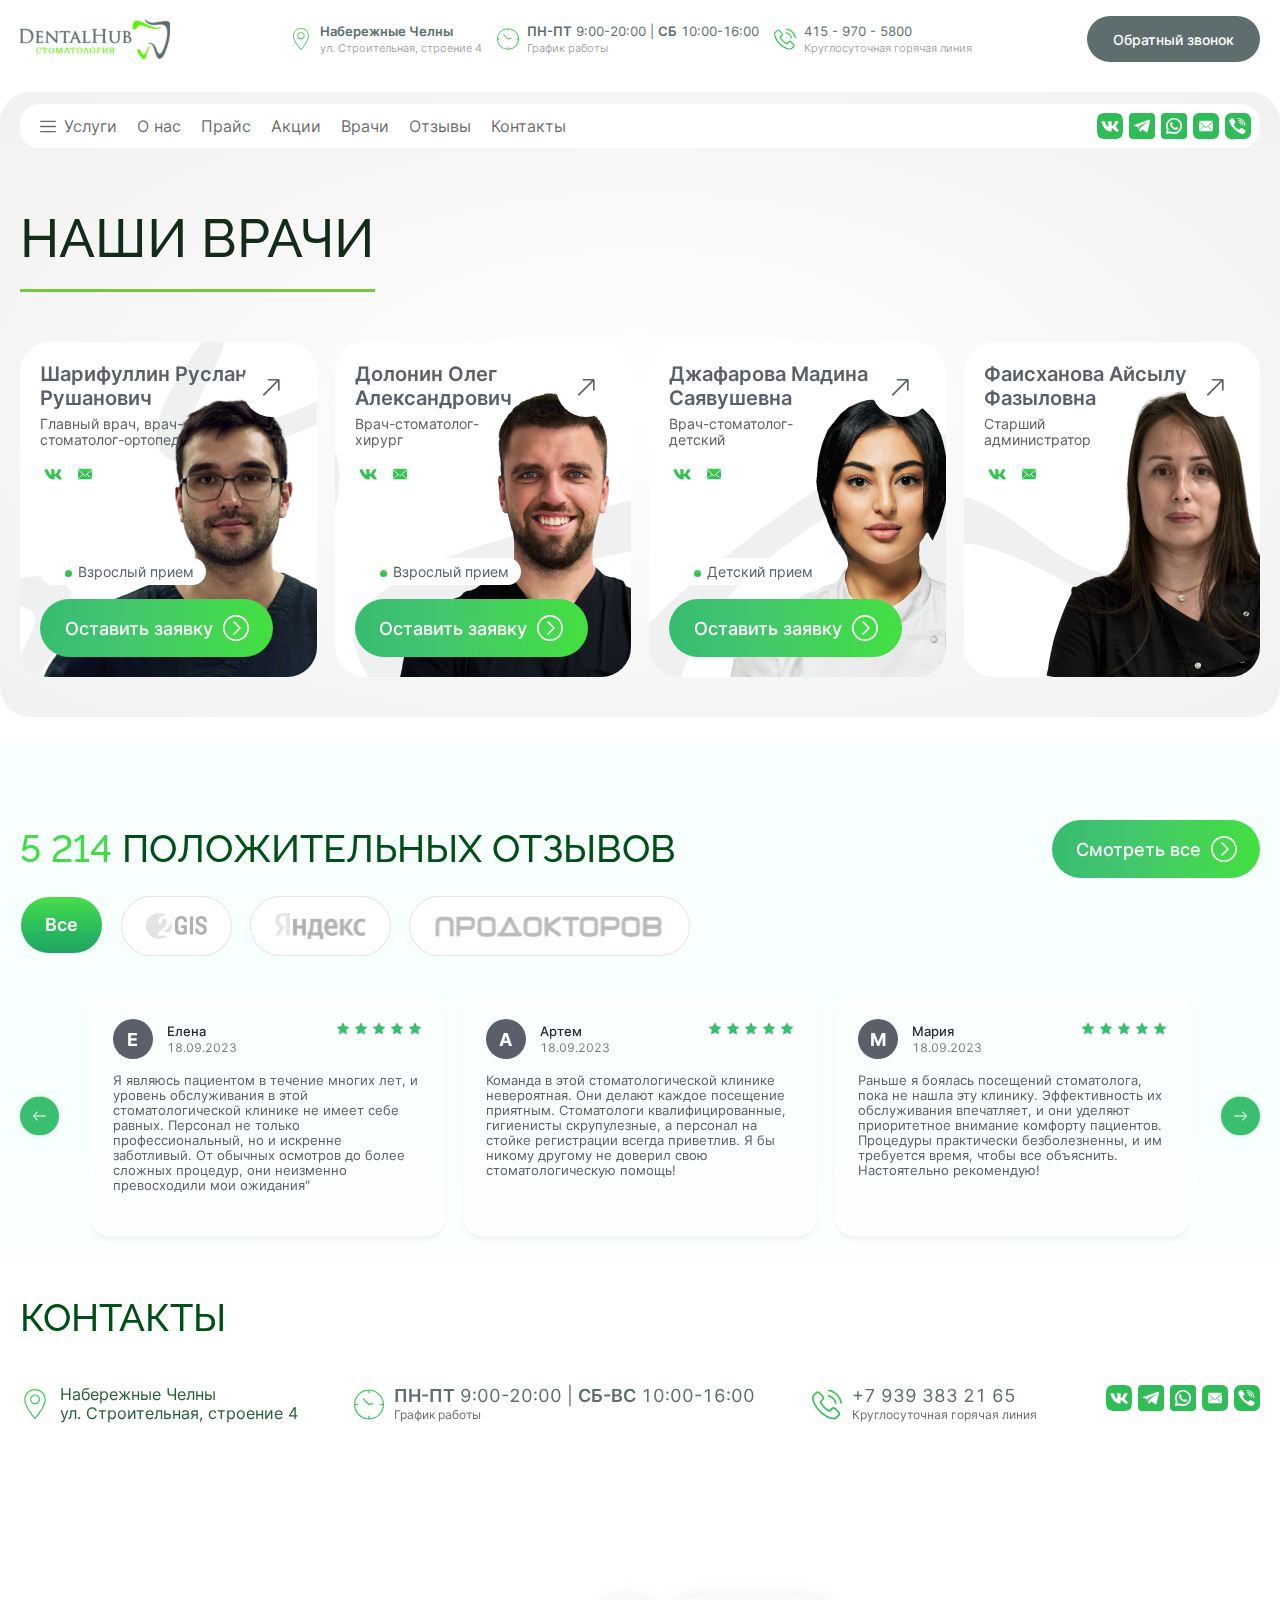
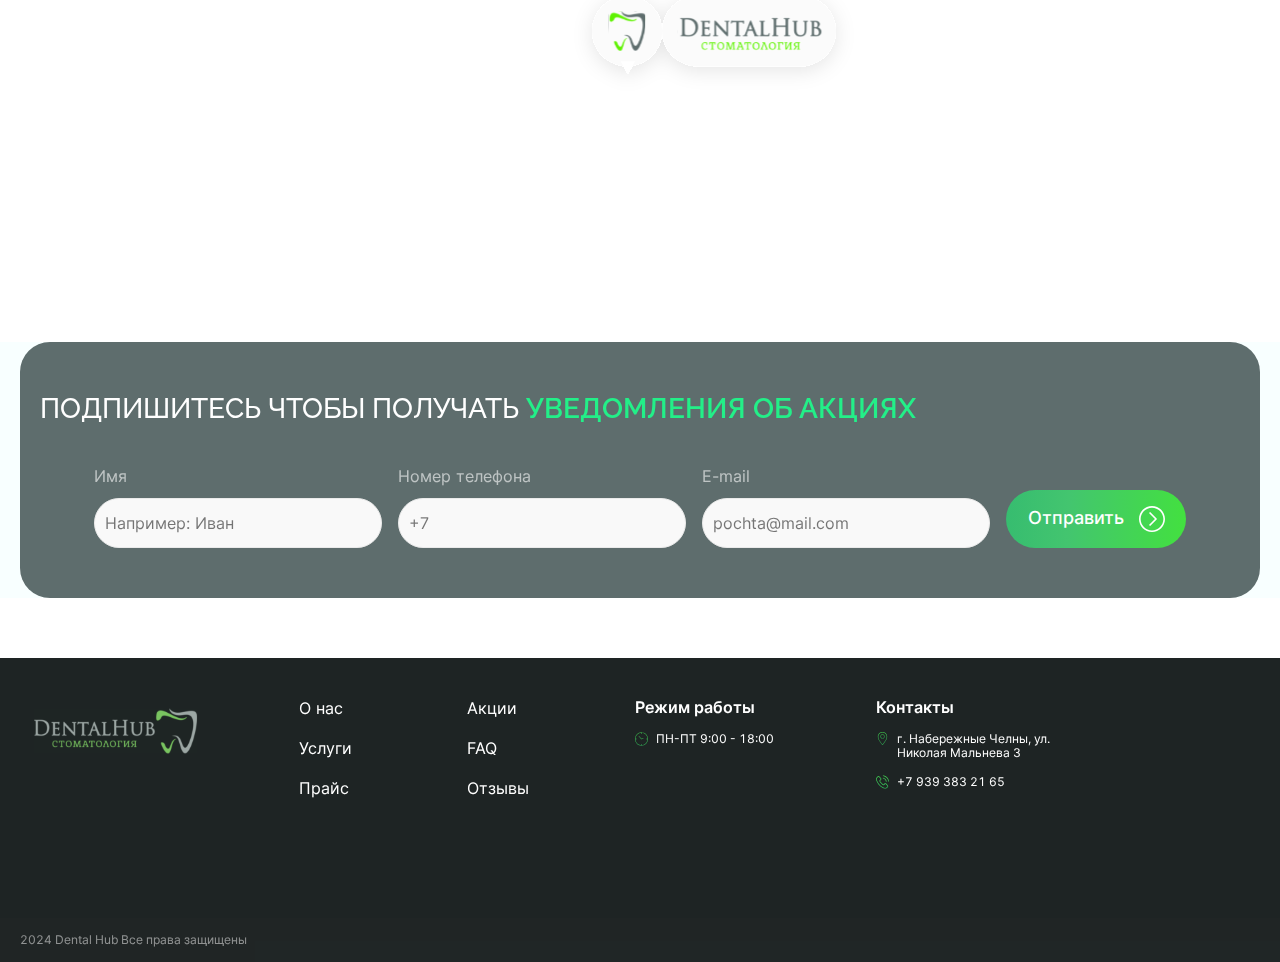
<file: doctors.html>
<!DOCTYPE html>
<html lang="ru">
<head>
    <meta charset="UTF-8">
    <meta http-equiv="X-UA-Compatible" content="IE=edge">
    <meta name="viewport" content="width=device-width, initial-scale=1.0">
    <link rel="shortcut icon" href="assets/img/logo.ico" type="image/x-icon">
    <link rel="stylesheet" href="assets/css/plugin/jquery.datepicker2.css">
    <link rel="stylesheet" href="assets/css/plugin/swiper.css">
    <link rel="stylesheet" href="assets/css/plugin/video.css">
    <link rel="stylesheet" href="assets/css/plugin/bootstrap.css">
    <link rel="stylesheet" href="assets/css/main.css">
    <title>Наши врачи</title>
</head>
<body>
    <header class="header position-relative">
        <div class="header-top d-none d-lg-block">
            <div class="container">
                <div class="row g-0">
                    <div class="col-12 d-flex justify-content-between align-items-center">
                        <a href="./index.html" class="header-logo">
                            <img src="assets/img/svg/logo.svg" alt="logo" class="logo">
                        </a>
                        <div class="d-flex align-items-center">
                            <div class="header-top-info d-flex align-items-center">
                                <img src="assets/img/svg/loc.svg" alt="icon">
                                <div class="header-top-info-text">
                                    <p><strong>Набережные Челны</strong></p>
                                    <span>ул. Строительная, строение 4</span>
                                </div>
                            </div>
                            <div class="header-top-info d-flex align-items-center">
                                <img src="assets/img/svg/clock.svg" alt="icon">
                                <div class="header-top-info-text">
                                    <p><strong>ПН-ПТ</strong> 9:00-20:00 | <strong>СБ</strong> 10:00-16:00</p>
                                    <span>График работы</span>
                                </div>
                            </div>
                            <div class="header-top-info d-flex align-items-center">
                                <img src="assets/img/svg/call.svg" alt="icon">
                                <div class="header-top-info-text">
                                    <p>415 - 970 - 5800</p>
                                    <span>Круглосуточная горячая линия</span>
                                </div>
                            </div>
                        </div>
                        <button class="call-btn">Обратный звонок</button>
                    </div>
                </div>
            </div>
        </div>
        <div class="header-bottom position-absolute w-100 start-0 d-none d-lg-block">
            <div class="container">
                <div class="row g-0">
                    <div class="col-12">
                        <div class="header-nav d-flex align-items-center justify-content-between position-relative">
                            <ul class="nav-item d-flex">
                                <li class="item-box">
                                    <div class="d-flex align-items-center">
                                        <button class="item-btn">
                                            <img src="assets/img/svg/burger.svg" alt="">
                                            <img src="assets/img/svg/b-cl.svg" alt="">
                                        </button>
                                        <a href="./services.html">Услуги</a>
                                    </div>
                                    <ul class="item-info">
                                        <li>
                                            <a href="./services-page.html" class="">
                                                <svg width="24" height="24" viewBox="0 0 24 24" fill="none" xmlns="http://www.w3.org/2000/svg">
                                                    <path d="M9.53831 9.25405H8.68549V7.83268C8.68549 7.36249 8.30286 6.97986 7.83267 6.97986H5.55847C5.08828 6.97986 4.70565 7.36249 4.70565 7.83268V9.25405H3.85282C3.38263 9.25405 3 9.63668 3 10.1069V10.4705C3.00075 13.8194 3.89588 17.1074 5.59287 19.9945C5.82199 20.3834 6.24442 20.625 6.69557 20.625C7.14671 20.625 7.56914 20.3834 7.79827 19.9945C9.49526 17.1074 10.3904 13.8194 10.3911 10.4705V10.1069C10.3911 9.63668 10.0085 9.25405 9.53831 9.25405ZM8.02 18.3656L5.63636 18.8952C5.46271 18.5622 5.29936 18.224 5.14656 17.8809L8.56268 17.1216C8.39723 17.5429 8.21621 17.9578 8.02 18.3656ZM8.79863 16.4868L4.91971 17.3488C4.78009 17.007 4.65088 16.6611 4.53224 16.3114L9.17529 15.2795C9.06381 15.6862 8.93818 16.0889 8.79863 16.4868ZM9.33307 14.6624L4.35741 15.7682C4.25093 15.4181 4.1549 15.0648 4.06944 14.709L9.57072 13.4863C9.50448 13.8809 9.42521 14.2731 9.33307 14.6624ZM9.66169 12.8837L3.94635 14.1538C3.87269 13.7953 3.80984 13.4347 3.75788 13.0724L9.77796 11.7346C9.7512 12.1188 9.71242 12.502 9.66169 12.8837ZM3.6851 12.5062C3.62706 11.9924 3.59093 11.4765 3.57679 10.9597H9.81434C9.81264 11.0217 9.81122 11.0834 9.80894 11.1453L3.6851 12.5062ZM5.2742 7.83268C5.2742 7.67604 5.40155 7.5484 5.55847 7.5484H7.83267C7.98959 7.5484 8.11694 7.67604 8.11694 7.83268V9.25405H7.54839V8.11695H6.97984V9.25405H6.41129V8.11695H5.84274V9.25405H5.2742V7.83268ZM3.85282 9.8226H9.53831C9.69523 9.8226 9.82259 9.95024 9.82259 10.1069V10.3911H3.56855V10.1069C3.56855 9.95024 3.6959 9.8226 3.85282 9.8226ZM7.3079 19.7063C7.18082 19.9223 6.9463 20.0565 6.69557 20.0565C6.44484 20.0565 6.21031 19.9223 6.08324 19.7063C6.02667 19.6099 5.97323 19.5121 5.91836 19.4149L7.68882 19.0214C7.56686 19.2525 7.43985 19.4808 7.3079 19.7063ZM20.625 6.45452C20.625 5.8149 20.4459 5.19035 20.1068 4.64795L19.7224 4.03363C19.5258 3.71649 19.2511 3.45499 18.9247 3.27405C18.5984 3.09312 18.2311 2.99878 17.8579 3.00001H17.386C17.0879 2.99967 16.7928 3.06006 16.5189 3.17751C16.2449 3.29496 15.9977 3.46699 15.7924 3.68312C15.5871 3.46703 15.3399 3.29501 15.066 3.17757C14.792 3.06012 14.497 2.99971 14.199 3.00001H13.7268C13.3535 2.99877 12.986 3.09313 12.6595 3.27412C12.333 3.4551 12.0582 3.71667 11.8614 4.03392L11.4773 4.64795C11.1547 5.16452 10.9763 5.75808 10.9607 6.36694C10.9451 6.9758 11.0929 7.57772 11.3887 8.11013L12.2381 9.63896C12.146 9.77766 12.0969 9.94041 12.0968 10.1069V10.4705C12.0975 13.8194 12.9927 17.1074 14.6897 19.9945C14.9188 20.3834 15.3412 20.625 15.7924 20.625C16.2435 20.625 16.6659 20.3834 16.8951 19.9945C18.592 17.1074 19.4872 13.8194 19.4879 10.4705V10.1069C19.4879 9.93404 19.4353 9.77342 19.3466 9.63867L20.196 8.10985C20.4772 7.60342 20.6248 7.03376 20.625 6.45452ZM17.1168 18.3656L14.7331 18.8952C14.5594 18.5622 14.3961 18.2238 14.2433 17.8806L17.6595 17.1216C17.494 17.5429 17.313 17.9578 17.1168 18.3656ZM17.8957 16.4868L14.0165 17.3488C13.8769 17.007 13.7477 16.6611 13.629 16.3114L18.2721 15.2795C18.1606 15.6862 18.0351 16.0889 17.8957 16.4868ZM18.4299 14.6624L13.4542 15.7679C13.3477 15.4178 13.2517 15.0646 13.1662 14.7087L18.6675 13.486C18.6013 13.8807 18.522 14.273 18.4299 14.6624ZM18.7585 12.8837L13.0431 14.1538C12.9695 13.7953 12.9066 13.4347 12.8547 13.0724L18.8747 11.7346C18.848 12.1188 18.8092 12.502 18.7585 12.8837ZM12.7819 12.5062C12.7239 11.9924 12.6877 11.4765 12.6733 10.9597H18.9108C18.9091 11.0217 18.9077 11.0834 18.9054 11.1453L12.7819 12.5062ZM18.9194 10.1069V10.3911H12.6653V10.1069C12.6653 9.95024 12.7927 9.8226 12.9496 9.8226H18.6351C18.792 9.8226 18.9194 9.95024 18.9194 10.1069ZM16.4047 19.7063C16.2776 19.9223 16.0431 20.0565 15.7924 20.0565C15.5416 20.0565 15.3071 19.9223 15.18 19.7063C15.1235 19.6099 15.07 19.5121 15.0151 19.4149L16.7856 19.0214C16.6636 19.2525 16.5366 19.4808 16.4047 19.7063ZM19.6991 7.83353L18.8864 9.29612C18.8052 9.26948 18.7205 9.25529 18.6351 9.25405H12.9496C12.8615 9.25405 12.7782 9.27139 12.698 9.29612L11.8856 7.83382C11.639 7.39027 11.5158 6.88873 11.5288 6.38142C11.5419 5.8741 11.6907 5.37956 11.9598 4.94928L12.3435 4.33525C12.4894 4.10002 12.6931 3.90606 12.9352 3.77186C13.1773 3.63765 13.4497 3.56766 13.7265 3.56856H14.1987C14.7454 3.56856 15.2525 3.84004 15.5556 4.29488L15.7924 4.64966L16.0289 4.2946C16.1776 4.07106 16.3793 3.88779 16.6161 3.76111C16.8528 3.63443 17.1172 3.56829 17.3857 3.56856H17.8576C18.1343 3.56765 18.4067 3.63761 18.6487 3.77177C18.8908 3.90592 19.0944 4.09981 19.2403 4.33497L19.6247 4.94928C19.907 5.40057 20.0566 5.92219 20.0565 6.45452C20.0565 6.93636 19.9328 7.41309 19.6991 7.83353Z" fill="#5E6D6D80"/>
                                                    <path d="M13.4352 4.78935L13.0332 5.19131C13.2393 5.39866 13.4845 5.56305 13.7546 5.67494C14.0247 5.78683 14.3143 5.84401 14.6067 5.84315H15.5084V5.2746H14.6067C14.389 5.27521 14.1734 5.23263 13.9723 5.14934C13.7712 5.06604 13.5886 4.94368 13.4352 4.78935ZM16.0621 5.22685L15.9189 5.32236L16.2347 5.79511L16.378 5.69959C16.7929 5.42199 17.2811 5.27405 17.7803 5.2746H17.7823L17.7829 4.70605H17.7803C17.1666 4.70605 16.5724 4.886 16.0621 5.22685Z" fill="#5E6D6D80"/>
                                                </svg>
                                                <span>Имплантация</span>
                                            </a>
                                        </li>
                                        <li>
                                            <a href="./services-page.html" class="">
                                                <svg width="24" height="24" viewBox="0 0 24 24" fill="none" xmlns="http://www.w3.org/2000/svg">
                                                    <g clip-path="url(#clip0_1_1670)">
                                                    <path d="M19.2999 13.6449V13.2009C19.2999 12.7315 18.9193 12.3509 18.4498 12.3509H17.8832C17.4146 12.3509 17.0345 12.7301 17.0332 13.1987C16.4763 13.1256 15.8999 13.0686 15.3332 13.0261V12.6343C15.3332 12.1649 14.9527 11.7843 14.4833 11.7843H13.9167C13.4472 11.7843 13.0667 12.1649 13.0667 12.6343V12.9225C12.8684 12.9193 12.6797 12.9177 12.5 12.9177C12.3204 12.9177 12.1317 12.9193 11.9334 12.9225V12.6343C11.9334 12.1649 11.5529 11.7843 11.0834 11.7843H10.5167C10.0474 11.7843 9.66683 12.1649 9.66683 12.6343V13.0261C9.10017 13.0686 8.52354 13.1256 7.96678 13.1987C7.96558 12.7301 7.58532 12.3509 7.11687 12.3509H6.55024C6.08073 12.3509 5.7002 12.7315 5.7002 13.2009V13.6448C4.68534 13.9429 4.00025 14.3507 4.00025 14.9009V17.1676C4.00057 17.2666 4.02691 17.3637 4.07663 17.4493C4.12635 17.535 4.1977 17.606 4.28353 17.6553V18.0174C4.28353 18.4869 4.66419 18.8675 5.13357 18.8675H5.46908C5.52747 19.0326 5.63544 19.1757 5.77824 19.2771C5.92103 19.3785 6.09168 19.4334 6.26683 19.4341H7.11687C7.26326 19.4332 7.40688 19.3941 7.53356 19.3207C7.60981 19.442 7.71552 19.5419 7.84082 19.6113C7.96613 19.6806 8.10695 19.7171 8.25016 19.7173H9.38345C9.52987 19.7166 9.67357 19.6775 9.80027 19.6041C9.8765 19.7253 9.98218 19.8253 10.1074 19.8946C10.2327 19.964 10.3735 20.0005 10.5167 20.0008H11.9334C12.1432 20 12.3451 19.9212 12.5 19.7797C12.6549 19.9212 12.8569 20 13.0667 20.0008H14.4833C14.6265 20.0005 14.7673 19.964 14.8926 19.8946C15.0178 19.8253 15.1235 19.7253 15.1998 19.6041C15.3265 19.6775 15.4702 19.7166 15.6166 19.7173H16.7499C16.8931 19.7171 17.0339 19.6806 17.1592 19.6113C17.2845 19.5419 17.3902 19.442 17.4665 19.3207C17.5931 19.3941 17.7368 19.4332 17.8832 19.4341H18.7332C18.9084 19.4334 19.079 19.3785 19.2218 19.2771C19.3646 19.1757 19.4726 19.0326 19.531 18.8675H19.8665C20.3359 18.8675 20.7164 18.4869 20.7164 18.0174V17.6553C20.8023 17.606 20.8736 17.535 20.9234 17.4494C20.9731 17.3638 20.9995 17.2666 20.9998 17.1676V14.9008C20.9998 14.3507 20.3148 13.9429 19.2999 13.6449ZM17.5999 13.2009C17.5999 13.0445 17.7267 12.9177 17.8832 12.9177H18.4498C18.525 12.9177 18.597 12.9475 18.6502 13.0006C18.7033 13.0537 18.7332 13.1258 18.7332 13.2009V13.4968C18.3785 13.4145 17.9966 13.3425 17.5999 13.2803V13.2009ZM13.6333 12.6343C13.6333 12.4779 13.7602 12.3509 13.9167 12.3509H14.4833C14.6397 12.3509 14.7666 12.4779 14.7666 12.6343V12.9878C14.3765 12.9644 13.996 12.9476 13.6333 12.9364V12.6343ZM10.2335 12.6343C10.2335 12.4779 10.3603 12.3509 10.5167 12.3509H11.0834C11.1585 12.3509 11.2306 12.3808 11.2837 12.4339C11.3369 12.487 11.3667 12.5591 11.3667 12.6343V12.9363C11.0041 12.9476 10.6236 12.9646 10.2335 12.9878V12.6343ZM6.26683 13.2009C6.26683 13.0445 6.39366 12.9177 6.55024 12.9177H7.11687C7.27325 12.9177 7.40012 13.0445 7.40012 13.2009V13.2803C7.00352 13.3425 6.62156 13.4145 6.26683 13.4968V13.2009ZM12.5 13.4843C17.633 13.4843 20.4331 14.4193 20.4331 14.9008V16.5801C20.2955 16.4553 20.1154 16.3876 19.9296 16.3909C19.7473 16.3915 19.5701 16.4511 19.4245 16.5608C19.3244 16.3842 19.1775 16.2385 19 16.1399C18.8226 16.0412 18.6213 15.9934 18.4185 16.0016C18.2268 16.002 18.0374 16.0425 17.8623 16.1203C17.6872 16.1981 17.5302 16.3116 17.4015 16.4536C17.2878 16.2681 17.1263 16.1167 16.9339 16.0152C16.7416 15.9136 16.5254 15.8658 16.3082 15.8767C16.086 15.8766 15.8664 15.9247 15.6646 16.0176C15.4627 16.1105 15.2834 16.2461 15.1389 16.4149C15.0162 16.2023 14.8371 16.0278 14.6214 15.9106C14.4057 15.7934 14.1618 15.7381 13.9167 15.7509C13.636 15.7511 13.3597 15.8208 13.1125 15.9537C12.8653 16.0867 12.6549 16.2789 12.5 16.513C12.3452 16.2789 12.1347 16.0867 11.8875 15.9538C11.6403 15.8208 11.3641 15.7511 11.0834 15.7509C10.838 15.7381 10.5938 15.7935 10.378 15.9109C10.1621 16.0283 9.98295 16.2031 9.86033 16.4161C9.71586 16.2472 9.53653 16.1117 9.33467 16.0188C9.1328 15.9259 8.9132 15.8778 8.69098 15.8779C8.47399 15.867 8.25808 15.9147 8.06588 16.016C7.87368 16.1173 7.71227 16.2684 7.59857 16.4536C7.46981 16.312 7.31296 16.1988 7.13803 16.1211C6.96309 16.0435 6.7739 16.0032 6.58251 16.0028C6.37948 15.9944 6.17806 16.0421 6.00041 16.1408C5.82276 16.2394 5.67575 16.3852 5.57556 16.562C5.43 16.4521 5.25274 16.3925 5.07039 16.392C4.88474 16.3884 4.70471 16.4557 4.56691 16.5801V14.9008C4.56691 14.4193 7.36705 13.4843 12.5 13.4843ZM4.85029 18.0174V17.2618C4.85029 17.2111 4.86068 16.9576 5.07042 16.9576C5.287 16.9928 5.43873 17.1905 5.41695 17.4089V18.3008H5.13354C5.09633 18.3008 5.05949 18.2935 5.02511 18.2792C4.99074 18.265 4.95951 18.2441 4.9332 18.2178C4.9069 18.1915 4.88603 18.1602 4.8718 18.1259C4.85757 18.0915 4.85028 18.0546 4.85029 18.0174ZM7.11687 18.8675H6.26683C6.19169 18.8674 6.11965 18.8376 6.06654 18.7844C6.01342 18.7313 5.9836 18.6592 5.98361 18.5841V17.1676C5.97843 17.0877 5.99035 17.0076 6.01856 16.9327C6.04678 16.8578 6.09065 16.7898 6.14724 16.7332C6.20383 16.6765 6.27185 16.6327 6.34674 16.6044C6.42164 16.5762 6.5017 16.5642 6.58158 16.5694C7.03347 16.5699 7.39975 16.936 7.40012 17.3879V18.5841C7.40013 18.6213 7.39281 18.6581 7.37858 18.6925C7.36435 18.7269 7.34348 18.7581 7.31718 18.7844C7.29088 18.8108 7.25965 18.8316 7.22528 18.8459C7.19091 18.8601 7.15407 18.8675 7.11687 18.8675ZM9.38345 19.1507H8.25016C8.21295 19.1507 8.17611 19.1434 8.14173 19.1292C8.10736 19.115 8.07612 19.0941 8.04981 19.0678C8.02349 19.0415 8.00261 19.0103 7.98837 18.9759C7.97412 18.9415 7.96679 18.9047 7.96678 18.8675V17.1675C7.9621 17.0712 7.97763 16.9749 8.01237 16.8849C8.04712 16.795 8.1003 16.7132 8.1685 16.645C8.23671 16.5768 8.31842 16.5237 8.4084 16.4889C8.49839 16.4542 8.59464 16.4386 8.69098 16.4433C9.22975 16.444 9.6663 16.8807 9.66679 17.4194V18.8675C9.66679 19.0239 9.53996 19.1507 9.38345 19.1507ZM11.9334 19.4341H10.5167C10.4416 19.4341 10.3695 19.4042 10.3164 19.3511C10.2633 19.2979 10.2335 19.2259 10.2335 19.1507V17.1676C10.228 17.0545 10.2462 16.9415 10.287 16.8359C10.3277 16.7303 10.3901 16.6344 10.4702 16.5543C10.5502 16.4743 10.6461 16.4119 10.7517 16.3711C10.8573 16.3303 10.9703 16.3121 11.0834 16.3175C11.7093 16.3175 12.2167 16.8249 12.2167 17.4508V19.1508C12.2167 19.188 12.2093 19.2248 12.1951 19.2592C12.1809 19.2936 12.16 19.3248 12.1337 19.3511C12.1074 19.3774 12.0762 19.3983 12.0418 19.4125C12.0074 19.4268 11.9706 19.4341 11.9334 19.4341ZM14.7666 19.1507C14.7666 19.2259 14.7368 19.2979 14.6837 19.3511C14.6305 19.4042 14.5585 19.4341 14.4834 19.4341H13.0667C12.9915 19.4341 12.9194 19.4042 12.8663 19.3511C12.8131 19.2979 12.7833 19.2259 12.7833 19.1507V17.4508C12.7833 16.8249 13.2908 16.3175 13.9167 16.3175C14.0298 16.3121 14.1427 16.3303 14.2483 16.3711C14.3539 16.4119 14.4498 16.4744 14.5298 16.5544C14.6098 16.6344 14.6723 16.7303 14.713 16.8359C14.7538 16.9415 14.772 17.0545 14.7666 17.1676V19.1507ZM17.0332 18.8675C17.0332 19.0239 16.9063 19.1507 16.7499 19.1507H15.6166C15.5794 19.1507 15.5426 19.1434 15.5082 19.1292C15.4738 19.115 15.4426 19.0941 15.4163 19.0678C15.39 19.0415 15.3691 19.0103 15.3548 18.9759C15.3406 18.9415 15.3332 18.9047 15.3332 18.8675V17.4194C15.3337 16.8807 15.7703 16.4439 16.3091 16.4433C16.4054 16.4386 16.5017 16.4541 16.5917 16.4889C16.6817 16.5236 16.7634 16.5768 16.8316 16.645C16.8998 16.7132 16.953 16.7949 16.9877 16.8849C17.0224 16.9749 17.0379 17.0712 17.0332 17.1676V18.8675ZM19.0165 18.5841C19.0165 18.6592 18.9866 18.7313 18.9335 18.7844C18.8804 18.8376 18.8084 18.8674 18.7332 18.8675H17.8832C17.846 18.8675 17.8091 18.8601 17.7747 18.8459C17.7404 18.8316 17.7091 18.8108 17.6828 18.7845C17.6565 18.7581 17.6357 18.7269 17.6214 18.6925C17.6072 18.6581 17.5999 18.6213 17.5999 18.5841V17.3879C17.6003 16.936 17.9665 16.5699 18.4184 16.5694C18.4983 16.5642 18.5784 16.5762 18.6533 16.6044C18.7282 16.6326 18.7962 16.6765 18.8528 16.7331C18.9094 16.7897 18.9533 16.8578 18.9815 16.9327C19.0097 17.0076 19.0216 17.0877 19.0165 17.1676V18.5841ZM20.1497 18.0174C20.1498 18.0546 20.1424 18.0915 20.1282 18.1259C20.114 18.1602 20.0931 18.1915 20.0668 18.2178C20.0405 18.2441 20.0093 18.265 19.9749 18.2792C19.9405 18.2935 19.9037 18.3008 19.8665 18.3008H19.5831V17.4089C19.5613 17.1905 19.7131 16.9928 19.9296 16.9576C20.1394 16.9576 20.1498 17.2125 20.1498 17.2618L20.1497 18.0174ZM20.8915 3.61885L20.9811 3.3863C21.0372 3.24015 20.9644 3.0761 20.8182 3.01992C20.672 2.96377 20.508 3.03665 20.4518 3.18281L20.3626 3.41549C19.598 5.37936 17.7102 6.67594 15.6027 6.68447H9.39782C7.29028 6.67621 5.40204 5.37966 4.6375 3.41549L4.54828 3.18281C4.49207 3.03665 4.32802 2.96377 4.18187 3.01992C4.03568 3.0761 3.9628 3.24015 4.01894 3.3863L4.10846 3.61885C4.9581 5.801 7.05564 7.24154 9.39733 7.25114H15.6021C17.944 7.24177 20.0418 5.80113 20.8915 3.61885ZM10.8001 11.2176C10.9565 11.2176 11.0833 11.0908 11.0833 10.9344V8.78504L11.4497 9.15143C11.5609 9.25867 11.7377 9.25728 11.8468 9.14794C11.8994 9.09544 11.9292 9.02438 11.9299 8.9501C11.9305 8.87581 11.902 8.80424 11.8504 8.75081L11.0004 7.90077C10.9979 7.89818 10.9944 7.89738 10.9919 7.89506C10.9677 7.87138 10.9395 7.85218 10.9085 7.83838C10.9063 7.83838 10.9035 7.83838 10.9012 7.83672C10.8726 7.82606 10.8425 7.82012 10.8119 7.81919C10.8024 7.81919 10.7931 7.81985 10.7836 7.82085C10.7599 7.82225 10.7365 7.82683 10.714 7.83446C10.7043 7.83722 10.6948 7.84044 10.6856 7.84436C10.654 7.85792 10.6253 7.87713 10.6006 7.90103L9.7506 8.75104C9.69898 8.80447 9.67042 8.87604 9.67108 8.95033C9.67174 9.02461 9.70156 9.09567 9.75412 9.14817C9.80662 9.20072 9.87767 9.23053 9.95194 9.23119C10.0262 9.23185 10.0978 9.2033 10.1512 9.15169L10.5167 8.78504V10.9343C10.5167 11.0908 10.6435 11.2176 10.8001 11.2176ZM14.2 11.2176C14.2751 11.2176 14.3471 11.1878 14.4003 11.1347C14.4534 11.0816 14.4833 11.0095 14.4833 10.9344V8.78504L14.8496 9.15143C14.9031 9.20264 14.9745 9.23087 15.0486 9.23006C15.1227 9.22925 15.1935 9.19946 15.2459 9.14708C15.2982 9.09471 15.328 9.0239 15.3288 8.94983C15.3296 8.87576 15.3014 8.80432 15.2502 8.75081L14.4003 7.90077C14.3977 7.89818 14.3944 7.89738 14.3918 7.89506C14.3676 7.87138 14.3394 7.85219 14.3085 7.83838C14.3062 7.83838 14.3033 7.83838 14.3011 7.83672C14.2726 7.82606 14.2424 7.82012 14.2119 7.81919C14.2024 7.81919 14.1929 7.81985 14.1835 7.82085C14.1598 7.82226 14.1363 7.82684 14.1138 7.83446C14.1042 7.83722 14.0948 7.84044 14.0856 7.84436C14.054 7.85788 14.0251 7.87709 14.0005 7.90103L13.1506 8.75104C13.0992 8.80452 13.0708 8.87602 13.0716 8.95019C13.0723 9.02435 13.1021 9.09527 13.1545 9.14772C13.207 9.20017 13.2779 9.22996 13.3521 9.23071C13.4262 9.23145 13.4977 9.20308 13.5512 9.15169L13.9167 8.78504V10.9343C13.9167 11.0908 14.0435 11.2176 14.2 11.2176ZM18.1666 11.7843C18.323 11.7843 18.4498 11.6574 18.4498 11.501V9.35164L18.8162 9.71802C18.8697 9.76961 18.9412 9.79815 19.0155 9.7975C19.0898 9.79685 19.1608 9.76705 19.2133 9.71454C19.2659 9.66203 19.2957 9.59098 19.2964 9.51669C19.297 9.4424 19.2685 9.37083 19.2169 9.3174L18.3668 8.46736C18.3642 8.46477 18.3608 8.46401 18.3584 8.46169C18.3341 8.43804 18.3059 8.41886 18.275 8.40501C18.2725 8.40501 18.2699 8.40501 18.2673 8.40332C18.2388 8.39277 18.2088 8.38685 18.1784 8.38579C18.1689 8.38579 18.1594 8.38645 18.1501 8.38748C18.1263 8.38889 18.1027 8.39346 18.0801 8.40109C18.0708 8.40421 18.0617 8.4068 18.0518 8.41072C18.0203 8.42433 17.9915 8.44352 17.9668 8.46736L17.1169 9.31744C17.0652 9.37086 17.0367 9.44242 17.0373 9.5167C17.038 9.59098 17.0678 9.66203 17.1203 9.71454C17.2296 9.8239 17.4063 9.82533 17.5175 9.71805L17.8832 9.35167V11.501C17.8832 11.6574 18.0101 11.7842 18.1666 11.7842L18.1666 11.7843ZM6.55024 11.7843C6.70662 11.7843 6.83346 11.6574 6.83346 11.501V9.35164L7.19987 9.71802C7.31104 9.82526 7.4878 9.82387 7.59697 9.71454C7.64953 9.66203 7.67935 9.59098 7.68 9.51669C7.68066 9.4424 7.65211 9.37083 7.60049 9.3174L6.75048 8.4674C6.74803 8.46481 6.74451 8.46404 6.74205 8.46172C6.71779 8.43808 6.68956 8.41889 6.65865 8.40504C6.65645 8.40504 6.6536 8.40504 6.65101 8.40335C6.62251 8.39269 6.59244 8.38685 6.56203 8.38608C6.55258 8.38592 6.54313 8.38639 6.53374 8.38751C6.5099 8.38892 6.48635 8.3935 6.46372 8.40112C6.42116 8.41344 6.38228 8.43601 6.3505 8.46687L5.50046 9.31677C5.44924 9.37029 5.42101 9.44173 5.42182 9.5158C5.42264 9.58987 5.45242 9.66067 5.5048 9.71305C5.55718 9.76543 5.62798 9.79521 5.70205 9.79602C5.77612 9.79683 5.84756 9.76861 5.90107 9.71739L6.26683 9.35167V11.501C6.26683 11.6574 6.39366 11.7842 6.55024 11.7842V11.7843Z" fill="#5E6D6D" fill-opacity="0.5"/>
                                                    </g>
                                                    <defs>
                                                    <clipPath id="clip0_1_1670">
                                                    <rect width="17" height="17" fill="white" transform="translate(4 3)"/>
                                                    </clipPath>
                                                    </defs>
                                                </svg>                                                    
                                                <span>Протезирование</span>
                                            </a>
                                        </li>
                                        <li>
                                            <a href="./services-page.html" class="">
                                                <svg width="24" height="24" viewBox="0 0 24 24" fill="none" xmlns="http://www.w3.org/2000/svg">
                                                    <g clip-path="url(#clip0_1_1676)">
                                                    <mask id="path-1-outside-1_1_1676" maskUnits="userSpaceOnUse" x="2" y="2" width="20" height="20" fill="black">
                                                    <rect fill="white" x="2" y="2" width="20" height="20"/>
                                                    <path d="M11.5267 13.4232C11.4829 13.4233 11.4402 13.41 11.4042 13.3851C11.3682 13.3602 11.3406 13.3249 11.3252 13.2839C11.3098 13.243 11.3072 13.1983 11.3178 13.1558C11.3285 13.1134 11.3518 13.0752 11.3847 13.0463L11.6196 12.8404C11.7262 12.7471 11.8633 12.696 12.005 12.6967C12.1467 12.6974 12.2832 12.75 12.3888 12.8444L12.6167 13.0478C12.6577 13.0862 12.682 13.1391 12.6845 13.1953C12.687 13.2514 12.6674 13.3063 12.6299 13.3482C12.5924 13.3901 12.54 13.4156 12.484 13.4194C12.4279 13.4231 12.3726 13.4048 12.3298 13.3683L12.1028 13.1648C12.0756 13.1404 12.0404 13.1269 12.0038 13.1267C11.9673 13.1265 11.9319 13.1397 11.9045 13.1638L11.6695 13.3697C11.6301 13.4045 11.5793 13.4235 11.5267 13.4232ZM12 14.7879C11.9429 14.7879 11.8882 14.7652 11.8479 14.7249C11.8075 14.6845 11.7849 14.6298 11.7849 14.5727V13.6526C11.7849 13.5955 11.8075 13.5408 11.8479 13.5004C11.8882 13.4601 11.9429 13.4374 12 13.4374C12.057 13.4374 12.1118 13.4601 12.1521 13.5004C12.1924 13.5408 12.2151 13.5955 12.2151 13.6526V14.5727C12.2151 14.6298 12.1924 14.6845 12.1521 14.7249C12.1118 14.7652 12.057 14.7879 12 14.7879ZM20.2595 3.64103C19.0118 2.32258 15.1575 3.30084 13.0216 4.22719C12.699 4.36648 12.3513 4.43834 12 4.43834C11.6486 4.43834 11.301 4.36648 10.9784 4.22719C8.84246 3.30084 4.98849 2.32258 3.74045 3.64103C2.81267 4.62159 2.75186 6.3812 3.58571 7.84838C3.55975 8.5401 3.6544 9.2995 3.74347 9.51205C3.92346 9.94546 4.92309 10.1566 5.53836 10.1566C5.5986 10.1566 5.65539 10.1546 5.70717 10.1506C5.82659 10.1438 5.94429 10.1189 6.05625 10.0768C6.4148 10.4506 7.38589 10.6086 8.03544 10.6086C8.12378 10.6086 8.2061 10.6056 8.28025 10.6C8.4534 10.5921 8.62393 10.5547 8.78452 10.4895C8.90949 10.6592 9.09518 10.7741 9.30283 10.8101C9.79615 10.8987 10.2965 10.9423 10.7977 10.9402C11.02 10.9402 11.2389 10.9318 11.4457 10.9147C11.6491 10.9023 11.8433 10.8253 12 10.6948C12.1565 10.8254 12.3507 10.9027 12.5542 10.9153C12.7611 10.9323 12.9798 10.9406 13.2023 10.9406C13.7035 10.9427 14.2038 10.8992 14.6971 10.8107C14.9049 10.7745 15.0906 10.6594 15.2154 10.4895C15.3761 10.5547 15.5467 10.5921 15.72 10.6C15.7941 10.6056 15.8765 10.6086 15.9648 10.6086C16.6146 10.6086 17.5854 10.4509 17.944 10.0768C18.056 10.1189 18.1737 10.1438 18.2931 10.1506C18.3449 10.1546 18.4015 10.1566 18.4619 10.1566C19.0772 10.1566 20.0768 9.94546 20.2568 9.51205C20.3453 9.29893 20.4399 8.53952 20.4145 7.84838C21.2481 6.3812 21.1873 4.62159 20.2595 3.64103ZM4.78455 9.63596C4.34511 9.53256 4.16039 9.39674 4.13988 9.34726C4.01496 9.04608 3.91657 7.44279 4.16856 7.01067C4.33866 6.71996 4.67899 6.74993 4.81753 6.77632C5.06479 6.83326 5.29167 6.95699 5.47343 7.13402C5.65519 7.31105 5.78486 7.53459 5.84829 7.78026C5.86522 7.85309 5.86925 7.92833 5.86019 8.00256C5.79962 8.56174 5.80718 9.12622 5.88271 9.68358C5.74216 9.7365 5.31377 9.76074 4.78498 9.63625L4.78455 9.63596ZM7.32135 10.1201C6.65545 10.0122 6.37478 9.82585 6.34337 9.75271C6.19866 9.41653 6.21085 7.59683 6.51548 7.01856C6.63021 6.80157 6.9803 6.71379 7.3879 6.80027C7.94035 6.91745 8.51733 7.34111 8.60051 8.02881C8.60524 8.07254 8.60567 8.11664 8.6018 8.16046C8.56241 8.77055 8.56495 9.38262 8.6094 9.99236C8.61198 10.0271 8.61844 10.0596 8.62374 10.0928C8.4885 10.1663 7.99643 10.2299 7.32178 10.1204L7.32135 10.1201ZM11.71 10.3762C11.6265 10.4486 11.5193 10.4878 11.4088 10.4862C10.7318 10.5388 10.0509 10.5058 9.38214 10.3879C9.28317 10.3695 9.19402 10.3163 9.13076 10.238C9.0675 10.1596 9.03428 10.0613 9.03708 9.96067C9.01255 9.6308 8.945 8.4823 9.10319 7.56556C9.13174 7.34155 9.24249 7.13613 9.41396 6.98918C9.58543 6.84223 9.80538 6.76422 10.0311 6.7703C10.3894 6.76659 10.7387 6.88249 11.0237 7.09965C11.3088 7.31682 11.5132 7.62284 11.6047 7.96929C11.8455 8.99445 11.8174 10.1435 11.711 10.3764L11.71 10.3762ZM14.9604 9.96024C14.9632 10.0609 14.93 10.1592 14.8667 10.2375C14.8035 10.3158 14.7143 10.3689 14.6154 10.3873C13.9466 10.5054 13.2656 10.5384 12.5886 10.4856C12.478 10.4872 12.3708 10.4479 12.2874 10.3754C12.1811 10.1427 12.153 8.99359 12.3924 7.96914C12.4823 7.62915 12.6809 7.32788 12.9579 7.1113C13.235 6.89472 13.5753 6.77471 13.927 6.76958H13.9653C14.191 6.7635 14.4109 6.84151 14.5824 6.98846C14.7539 7.13542 14.8646 7.34083 14.8932 7.56484C15.0535 8.48258 14.986 9.6308 14.9614 9.96109L14.9604 9.96024ZM17.655 9.75199C17.6236 9.82528 17.3431 10.0116 16.6772 10.1196C16.0031 10.2291 15.5106 10.1653 15.3754 10.092C15.4215 9.44839 15.4287 8.80255 15.397 8.15803C15.3934 8.11505 15.3939 8.07183 15.3984 8.02895C15.4812 7.34054 16.0582 6.91673 16.6112 6.79941C17.0194 6.71336 17.3697 6.8007 17.4836 7.0177C17.7887 7.59711 17.8009 9.41682 17.656 9.75285L17.655 9.75199ZM19.8594 9.34755C19.8389 9.39703 19.6541 9.53285 19.214 9.63625C18.6848 9.76103 18.2567 9.73664 18.1152 9.68444C18.1908 9.12708 18.1983 8.56261 18.1378 8.00342C18.1287 7.92919 18.1327 7.85395 18.1497 7.78112C18.2131 7.53545 18.3428 7.31191 18.5245 7.13488C18.7063 6.95785 18.9332 6.83412 19.1804 6.77718C19.3187 6.75094 19.6593 6.72068 19.8294 7.01139C20.083 7.44308 19.9846 9.0468 19.8594 9.34755ZM20.2014 6.79368C19.9876 6.42796 19.5765 6.26303 19.1007 6.35395C18.6423 6.45246 18.2406 6.72615 17.9811 7.11666C17.9524 7.01361 17.9138 6.91357 17.8658 6.81792C17.6579 6.42251 17.1305 6.24997 16.5231 6.3792C16.0054 6.48642 15.5489 6.7892 15.2487 7.22451C15.1563 6.96305 14.9842 6.73715 14.7567 6.57855C14.5292 6.41995 14.2578 6.33664 13.9805 6.34033C13.5384 6.33336 13.1061 6.47043 12.7488 6.73085C12.3915 6.99126 12.1287 7.36087 12 7.78385C11.872 7.36057 11.6093 6.99062 11.2519 6.7302C10.8945 6.46977 10.4619 6.33309 10.0198 6.3409C9.74249 6.33721 9.47102 6.42053 9.24353 6.57912C9.01604 6.73772 8.84397 6.96363 8.75153 7.22508C8.45137 6.78977 7.99489 6.48699 7.4771 6.37977C6.86958 6.25069 6.34237 6.42279 6.13441 6.81849C6.08633 6.91394 6.04752 7.01379 6.01853 7.11666C5.7591 6.72615 5.35736 6.45246 4.899 6.35395C4.4237 6.26346 4.01209 6.42796 3.79811 6.79382C3.75143 6.8779 3.71539 6.96746 3.69083 7.06044C3.25699 5.90649 3.38047 4.64827 4.05311 3.93691C4.9829 2.95391 8.28312 3.5273 10.8073 4.62188C11.1839 4.78451 11.5898 4.86841 12 4.86841C12.4102 4.86841 12.8161 4.78451 13.1927 4.62188C15.7168 3.5273 19.0172 2.95405 19.9468 3.93691C20.6201 4.64827 20.743 5.90649 20.3091 7.06044C20.2846 6.96739 20.2482 6.87778 20.2014 6.79368ZM20.3867 16.4557C20.2807 16.2768 20.1286 16.1296 19.9464 16.0294C19.7641 15.9292 19.5584 15.8797 19.3505 15.886C19.1054 15.8934 18.8641 15.949 18.6405 16.0496C18.4168 16.1502 18.2152 16.2939 18.0471 16.4725C17.8482 16.1109 17.4313 15.9037 16.8998 15.9037C16.4239 15.9079 15.9615 16.062 15.5781 16.344C15.4747 16.4213 15.382 16.5119 15.3022 16.6135C15.155 16.3851 14.951 16.1988 14.7102 16.0728C14.4694 15.9468 14.2 15.8854 13.9284 15.8946C13.5394 15.9025 13.1588 16.0084 12.8216 16.2026C12.4845 16.3967 12.2019 16.6729 12 17.0054C11.798 16.673 11.5153 16.3969 11.1782 16.2028C10.841 16.0087 10.4604 15.9029 10.0714 15.8951C9.79994 15.8858 9.53069 15.9471 9.29 16.0731C9.0493 16.199 8.84539 16.3852 8.69818 16.6135C8.61823 16.5117 8.52532 16.4209 8.42181 16.3433C8.0384 16.0612 7.57588 15.9071 7.09991 15.9028C6.56926 15.9028 6.1522 16.1099 5.95256 16.4718C5.78452 16.2931 5.58293 16.1494 5.35931 16.0488C5.13569 15.9481 4.89442 15.8925 4.6493 15.8852C4.44131 15.8789 4.23545 15.9286 4.05315 16.0289C3.87086 16.1292 3.7188 16.2766 3.61281 16.4557C3.21023 17.1412 3.38248 18.9759 3.54383 19.3648C3.80887 20.0002 5.09577 20.143 5.52574 20.143C5.68588 20.1455 5.84571 20.1282 6.00161 20.0915C6.62921 20.5879 8.00661 20.5946 8.02296 20.5946C8.25784 20.6012 8.49247 20.5744 8.71983 20.515C8.86913 20.6589 9.05757 20.7554 9.26153 20.7926C9.7668 20.8831 10.2792 20.9278 10.7925 20.9261C11.0257 20.9261 11.2515 20.917 11.4634 20.8994C11.6519 20.8843 11.8349 20.8288 12 20.7366C12.165 20.8288 12.3479 20.8844 12.5364 20.8995C12.7488 20.9172 12.9745 20.9262 13.2077 20.9262C13.7203 20.928 14.2319 20.8834 14.7364 20.7931C14.9417 20.756 15.1313 20.6588 15.2814 20.5139C15.3248 20.5268 15.3707 20.5382 15.4191 20.5482C15.6025 20.5818 15.7887 20.5977 15.9751 20.5956C16.4139 20.5956 17.4704 20.4967 17.9946 20.0907C18.1517 20.1281 18.3129 20.1458 18.4744 20.1432C18.9046 20.1432 20.1912 19.9997 20.456 19.3657C20.6175 18.976 20.7897 17.1414 20.3867 16.4557ZM20.0587 19.2006C19.8708 19.6509 17.9806 19.9177 17.8845 19.5176C17.8762 19.5487 17.8661 19.5793 17.8544 19.6093C17.6751 20.0224 16.2007 20.2648 15.5052 20.1271C15.3087 20.0869 15.1739 20.0181 15.148 19.9148V19.9077C15.1213 20.025 15.0602 20.1317 14.9726 20.2142C14.885 20.2967 14.7748 20.3512 14.6561 20.3709C13.9685 20.4919 13.2683 20.5257 12.5722 20.4713C12.4188 20.4584 12.1663 20.3967 12.0932 20.2361C12.043 20.1271 11.957 20.1271 11.9068 20.2361C11.8336 20.3967 11.5812 20.4584 11.4277 20.4713C10.7317 20.5257 10.0315 20.4919 9.34385 20.3709C9.22514 20.3512 9.11496 20.2967 9.02736 20.2142C8.93976 20.1317 8.87869 20.025 8.85192 19.9077V19.9148C8.73002 20.3867 6.37507 20.1386 6.1456 19.6093C6.13386 19.5793 6.1238 19.5487 6.11548 19.5176C6.01939 19.9177 4.12912 19.6509 3.94124 19.2006C3.80499 18.8722 3.68022 17.1913 3.98427 16.6736C4.39445 15.9722 5.64793 16.3595 6.01078 17.3462C6.0153 17.3599 6.02429 17.3717 6.03632 17.3797C6.04835 17.3877 6.06272 17.3914 6.07712 17.3903C6.09152 17.3891 6.10511 17.3831 6.11571 17.3733C6.12631 17.3635 6.1333 17.3504 6.13556 17.3362C6.16698 17.1125 6.23075 16.8946 6.32487 16.6893C6.57299 16.2175 7.52386 16.2132 8.16494 16.6893C8.46182 16.9102 8.61241 17.3017 8.74006 17.6761C8.74422 17.6891 8.75283 17.7004 8.7644 17.7078C8.77596 17.7152 8.78976 17.7183 8.80339 17.7166C8.81701 17.7149 8.82961 17.7085 8.839 17.6984C8.84839 17.6884 8.85398 17.6754 8.85479 17.6617C8.86483 17.5212 8.87774 17.3849 8.89208 17.3003C9.15884 15.7585 11.4593 16.1644 11.815 17.6918C11.8451 17.818 11.8709 17.9486 11.8938 18.0791C11.898 18.1042 11.9109 18.1271 11.9304 18.1436C11.9498 18.1601 11.9745 18.1691 12 18.1691C12.0255 18.1691 12.0501 18.1601 12.0696 18.1436C12.089 18.1271 12.102 18.1042 12.1061 18.0791C12.1291 17.9486 12.1549 17.818 12.185 17.6918C12.5407 16.1644 14.8411 15.7585 15.1079 17.3003C15.115 17.3405 15.1208 17.3935 15.128 17.4523V17.4681C15.1351 17.5283 15.1409 17.5943 15.1452 17.6617C15.146 17.6754 15.1516 17.6884 15.161 17.6984C15.1703 17.7085 15.1829 17.7149 15.1966 17.7166C15.2102 17.7183 15.224 17.7152 15.2356 17.7078C15.2471 17.7004 15.2557 17.6891 15.2599 17.6761C15.2929 17.5814 15.3259 17.4853 15.3632 17.3921C15.453 17.119 15.6162 16.8758 15.835 16.6893C16.4761 16.2132 17.427 16.2175 17.6751 16.6893C17.7692 16.8946 17.833 17.1125 17.8644 17.3362C17.8667 17.3504 17.8736 17.3635 17.8842 17.3733C17.8948 17.3831 17.9084 17.3891 17.9228 17.3903C17.9372 17.3914 17.9516 17.3877 17.9636 17.3797C17.9757 17.3717 17.9847 17.3599 17.9892 17.3462C18.352 16.3595 19.6055 15.9722 20.0157 16.6736C20.3197 17.1907 20.195 18.8716 20.0587 19.2V19.2006Z"/>
                                                    </mask>
                                                    <path d="M11.5267 13.4232C11.4829 13.4233 11.4402 13.41 11.4042 13.3851C11.3682 13.3602 11.3406 13.3249 11.3252 13.2839C11.3098 13.243 11.3072 13.1983 11.3178 13.1558C11.3285 13.1134 11.3518 13.0752 11.3847 13.0463L11.6196 12.8404C11.7262 12.7471 11.8633 12.696 12.005 12.6967C12.1467 12.6974 12.2832 12.75 12.3888 12.8444L12.6167 13.0478C12.6577 13.0862 12.682 13.1391 12.6845 13.1953C12.687 13.2514 12.6674 13.3063 12.6299 13.3482C12.5924 13.3901 12.54 13.4156 12.484 13.4194C12.4279 13.4231 12.3726 13.4048 12.3298 13.3683L12.1028 13.1648C12.0756 13.1404 12.0404 13.1269 12.0038 13.1267C11.9673 13.1265 11.9319 13.1397 11.9045 13.1638L11.6695 13.3697C11.6301 13.4045 11.5793 13.4235 11.5267 13.4232ZM12 14.7879C11.9429 14.7879 11.8882 14.7652 11.8479 14.7249C11.8075 14.6845 11.7849 14.6298 11.7849 14.5727V13.6526C11.7849 13.5955 11.8075 13.5408 11.8479 13.5004C11.8882 13.4601 11.9429 13.4374 12 13.4374C12.057 13.4374 12.1118 13.4601 12.1521 13.5004C12.1924 13.5408 12.2151 13.5955 12.2151 13.6526V14.5727C12.2151 14.6298 12.1924 14.6845 12.1521 14.7249C12.1118 14.7652 12.057 14.7879 12 14.7879ZM20.2595 3.64103C19.0118 2.32258 15.1575 3.30084 13.0216 4.22719C12.699 4.36648 12.3513 4.43834 12 4.43834C11.6486 4.43834 11.301 4.36648 10.9784 4.22719C8.84246 3.30084 4.98849 2.32258 3.74045 3.64103C2.81267 4.62159 2.75186 6.3812 3.58571 7.84838C3.55975 8.5401 3.6544 9.2995 3.74347 9.51205C3.92346 9.94546 4.92309 10.1566 5.53836 10.1566C5.5986 10.1566 5.65539 10.1546 5.70717 10.1506C5.82659 10.1438 5.94429 10.1189 6.05625 10.0768C6.4148 10.4506 7.38589 10.6086 8.03544 10.6086C8.12378 10.6086 8.2061 10.6056 8.28025 10.6C8.4534 10.5921 8.62393 10.5547 8.78452 10.4895C8.90949 10.6592 9.09518 10.7741 9.30283 10.8101C9.79615 10.8987 10.2965 10.9423 10.7977 10.9402C11.02 10.9402 11.2389 10.9318 11.4457 10.9147C11.6491 10.9023 11.8433 10.8253 12 10.6948C12.1565 10.8254 12.3507 10.9027 12.5542 10.9153C12.7611 10.9323 12.9798 10.9406 13.2023 10.9406C13.7035 10.9427 14.2038 10.8992 14.6971 10.8107C14.9049 10.7745 15.0906 10.6594 15.2154 10.4895C15.3761 10.5547 15.5467 10.5921 15.72 10.6C15.7941 10.6056 15.8765 10.6086 15.9648 10.6086C16.6146 10.6086 17.5854 10.4509 17.944 10.0768C18.056 10.1189 18.1737 10.1438 18.2931 10.1506C18.3449 10.1546 18.4015 10.1566 18.4619 10.1566C19.0772 10.1566 20.0768 9.94546 20.2568 9.51205C20.3453 9.29893 20.4399 8.53952 20.4145 7.84838C21.2481 6.3812 21.1873 4.62159 20.2595 3.64103ZM4.78455 9.63596C4.34511 9.53256 4.16039 9.39674 4.13988 9.34726C4.01496 9.04608 3.91657 7.44279 4.16856 7.01067C4.33866 6.71996 4.67899 6.74993 4.81753 6.77632C5.06479 6.83326 5.29167 6.95699 5.47343 7.13402C5.65519 7.31105 5.78486 7.53459 5.84829 7.78026C5.86522 7.85309 5.86925 7.92833 5.86019 8.00256C5.79962 8.56174 5.80718 9.12622 5.88271 9.68358C5.74216 9.7365 5.31377 9.76074 4.78498 9.63625L4.78455 9.63596ZM7.32135 10.1201C6.65545 10.0122 6.37478 9.82585 6.34337 9.75271C6.19866 9.41653 6.21085 7.59683 6.51548 7.01856C6.63021 6.80157 6.9803 6.71379 7.3879 6.80027C7.94035 6.91745 8.51733 7.34111 8.60051 8.02881C8.60524 8.07254 8.60567 8.11664 8.6018 8.16046C8.56241 8.77055 8.56495 9.38262 8.6094 9.99236C8.61198 10.0271 8.61844 10.0596 8.62374 10.0928C8.4885 10.1663 7.99643 10.2299 7.32178 10.1204L7.32135 10.1201ZM11.71 10.3762C11.6265 10.4486 11.5193 10.4878 11.4088 10.4862C10.7318 10.5388 10.0509 10.5058 9.38214 10.3879C9.28317 10.3695 9.19402 10.3163 9.13076 10.238C9.0675 10.1596 9.03428 10.0613 9.03708 9.96067C9.01255 9.6308 8.945 8.4823 9.10319 7.56556C9.13174 7.34155 9.24249 7.13613 9.41396 6.98918C9.58543 6.84223 9.80538 6.76422 10.0311 6.7703C10.3894 6.76659 10.7387 6.88249 11.0237 7.09965C11.3088 7.31682 11.5132 7.62284 11.6047 7.96929C11.8455 8.99445 11.8174 10.1435 11.711 10.3764L11.71 10.3762ZM14.9604 9.96024C14.9632 10.0609 14.93 10.1592 14.8667 10.2375C14.8035 10.3158 14.7143 10.3689 14.6154 10.3873C13.9466 10.5054 13.2656 10.5384 12.5886 10.4856C12.478 10.4872 12.3708 10.4479 12.2874 10.3754C12.1811 10.1427 12.153 8.99359 12.3924 7.96914C12.4823 7.62915 12.6809 7.32788 12.9579 7.1113C13.235 6.89472 13.5753 6.77471 13.927 6.76958H13.9653C14.191 6.7635 14.4109 6.84151 14.5824 6.98846C14.7539 7.13542 14.8646 7.34083 14.8932 7.56484C15.0535 8.48258 14.986 9.6308 14.9614 9.96109L14.9604 9.96024ZM17.655 9.75199C17.6236 9.82528 17.3431 10.0116 16.6772 10.1196C16.0031 10.2291 15.5106 10.1653 15.3754 10.092C15.4215 9.44839 15.4287 8.80255 15.397 8.15803C15.3934 8.11505 15.3939 8.07183 15.3984 8.02895C15.4812 7.34054 16.0582 6.91673 16.6112 6.79941C17.0194 6.71336 17.3697 6.8007 17.4836 7.0177C17.7887 7.59711 17.8009 9.41682 17.656 9.75285L17.655 9.75199ZM19.8594 9.34755C19.8389 9.39703 19.6541 9.53285 19.214 9.63625C18.6848 9.76103 18.2567 9.73664 18.1152 9.68444C18.1908 9.12708 18.1983 8.56261 18.1378 8.00342C18.1287 7.92919 18.1327 7.85395 18.1497 7.78112C18.2131 7.53545 18.3428 7.31191 18.5245 7.13488C18.7063 6.95785 18.9332 6.83412 19.1804 6.77718C19.3187 6.75094 19.6593 6.72068 19.8294 7.01139C20.083 7.44308 19.9846 9.0468 19.8594 9.34755ZM20.2014 6.79368C19.9876 6.42796 19.5765 6.26303 19.1007 6.35395C18.6423 6.45246 18.2406 6.72615 17.9811 7.11666C17.9524 7.01361 17.9138 6.91357 17.8658 6.81792C17.6579 6.42251 17.1305 6.24997 16.5231 6.3792C16.0054 6.48642 15.5489 6.7892 15.2487 7.22451C15.1563 6.96305 14.9842 6.73715 14.7567 6.57855C14.5292 6.41995 14.2578 6.33664 13.9805 6.34033C13.5384 6.33336 13.1061 6.47043 12.7488 6.73085C12.3915 6.99126 12.1287 7.36087 12 7.78385C11.872 7.36057 11.6093 6.99062 11.2519 6.7302C10.8945 6.46977 10.4619 6.33309 10.0198 6.3409C9.74249 6.33721 9.47102 6.42053 9.24353 6.57912C9.01604 6.73772 8.84397 6.96363 8.75153 7.22508C8.45137 6.78977 7.99489 6.48699 7.4771 6.37977C6.86958 6.25069 6.34237 6.42279 6.13441 6.81849C6.08633 6.91394 6.04752 7.01379 6.01853 7.11666C5.7591 6.72615 5.35736 6.45246 4.899 6.35395C4.4237 6.26346 4.01209 6.42796 3.79811 6.79382C3.75143 6.8779 3.71539 6.96746 3.69083 7.06044C3.25699 5.90649 3.38047 4.64827 4.05311 3.93691C4.9829 2.95391 8.28312 3.5273 10.8073 4.62188C11.1839 4.78451 11.5898 4.86841 12 4.86841C12.4102 4.86841 12.8161 4.78451 13.1927 4.62188C15.7168 3.5273 19.0172 2.95405 19.9468 3.93691C20.6201 4.64827 20.743 5.90649 20.3091 7.06044C20.2846 6.96739 20.2482 6.87778 20.2014 6.79368ZM20.3867 16.4557C20.2807 16.2768 20.1286 16.1296 19.9464 16.0294C19.7641 15.9292 19.5584 15.8797 19.3505 15.886C19.1054 15.8934 18.8641 15.949 18.6405 16.0496C18.4168 16.1502 18.2152 16.2939 18.0471 16.4725C17.8482 16.1109 17.4313 15.9037 16.8998 15.9037C16.4239 15.9079 15.9615 16.062 15.5781 16.344C15.4747 16.4213 15.382 16.5119 15.3022 16.6135C15.155 16.3851 14.951 16.1988 14.7102 16.0728C14.4694 15.9468 14.2 15.8854 13.9284 15.8946C13.5394 15.9025 13.1588 16.0084 12.8216 16.2026C12.4845 16.3967 12.2019 16.6729 12 17.0054C11.798 16.673 11.5153 16.3969 11.1782 16.2028C10.841 16.0087 10.4604 15.9029 10.0714 15.8951C9.79994 15.8858 9.53069 15.9471 9.29 16.0731C9.0493 16.199 8.84539 16.3852 8.69818 16.6135C8.61823 16.5117 8.52532 16.4209 8.42181 16.3433C8.0384 16.0612 7.57588 15.9071 7.09991 15.9028C6.56926 15.9028 6.1522 16.1099 5.95256 16.4718C5.78452 16.2931 5.58293 16.1494 5.35931 16.0488C5.13569 15.9481 4.89442 15.8925 4.6493 15.8852C4.44131 15.8789 4.23545 15.9286 4.05315 16.0289C3.87086 16.1292 3.7188 16.2766 3.61281 16.4557C3.21023 17.1412 3.38248 18.9759 3.54383 19.3648C3.80887 20.0002 5.09577 20.143 5.52574 20.143C5.68588 20.1455 5.84571 20.1282 6.00161 20.0915C6.62921 20.5879 8.00661 20.5946 8.02296 20.5946C8.25784 20.6012 8.49247 20.5744 8.71983 20.515C8.86913 20.6589 9.05757 20.7554 9.26153 20.7926C9.7668 20.8831 10.2792 20.9278 10.7925 20.9261C11.0257 20.9261 11.2515 20.917 11.4634 20.8994C11.6519 20.8843 11.8349 20.8288 12 20.7366C12.165 20.8288 12.3479 20.8844 12.5364 20.8995C12.7488 20.9172 12.9745 20.9262 13.2077 20.9262C13.7203 20.928 14.2319 20.8834 14.7364 20.7931C14.9417 20.756 15.1313 20.6588 15.2814 20.5139C15.3248 20.5268 15.3707 20.5382 15.4191 20.5482C15.6025 20.5818 15.7887 20.5977 15.9751 20.5956C16.4139 20.5956 17.4704 20.4967 17.9946 20.0907C18.1517 20.1281 18.3129 20.1458 18.4744 20.1432C18.9046 20.1432 20.1912 19.9997 20.456 19.3657C20.6175 18.976 20.7897 17.1414 20.3867 16.4557ZM20.0587 19.2006C19.8708 19.6509 17.9806 19.9177 17.8845 19.5176C17.8762 19.5487 17.8661 19.5793 17.8544 19.6093C17.6751 20.0224 16.2007 20.2648 15.5052 20.1271C15.3087 20.0869 15.1739 20.0181 15.148 19.9148V19.9077C15.1213 20.025 15.0602 20.1317 14.9726 20.2142C14.885 20.2967 14.7748 20.3512 14.6561 20.3709C13.9685 20.4919 13.2683 20.5257 12.5722 20.4713C12.4188 20.4584 12.1663 20.3967 12.0932 20.2361C12.043 20.1271 11.957 20.1271 11.9068 20.2361C11.8336 20.3967 11.5812 20.4584 11.4277 20.4713C10.7317 20.5257 10.0315 20.4919 9.34385 20.3709C9.22514 20.3512 9.11496 20.2967 9.02736 20.2142C8.93976 20.1317 8.87869 20.025 8.85192 19.9077V19.9148C8.73002 20.3867 6.37507 20.1386 6.1456 19.6093C6.13386 19.5793 6.1238 19.5487 6.11548 19.5176C6.01939 19.9177 4.12912 19.6509 3.94124 19.2006C3.80499 18.8722 3.68022 17.1913 3.98427 16.6736C4.39445 15.9722 5.64793 16.3595 6.01078 17.3462C6.0153 17.3599 6.02429 17.3717 6.03632 17.3797C6.04835 17.3877 6.06272 17.3914 6.07712 17.3903C6.09152 17.3891 6.10511 17.3831 6.11571 17.3733C6.12631 17.3635 6.1333 17.3504 6.13556 17.3362C6.16698 17.1125 6.23075 16.8946 6.32487 16.6893C6.57299 16.2175 7.52386 16.2132 8.16494 16.6893C8.46182 16.9102 8.61241 17.3017 8.74006 17.6761C8.74422 17.6891 8.75283 17.7004 8.7644 17.7078C8.77596 17.7152 8.78976 17.7183 8.80339 17.7166C8.81701 17.7149 8.82961 17.7085 8.839 17.6984C8.84839 17.6884 8.85398 17.6754 8.85479 17.6617C8.86483 17.5212 8.87774 17.3849 8.89208 17.3003C9.15884 15.7585 11.4593 16.1644 11.815 17.6918C11.8451 17.818 11.8709 17.9486 11.8938 18.0791C11.898 18.1042 11.9109 18.1271 11.9304 18.1436C11.9498 18.1601 11.9745 18.1691 12 18.1691C12.0255 18.1691 12.0501 18.1601 12.0696 18.1436C12.089 18.1271 12.102 18.1042 12.1061 18.0791C12.1291 17.9486 12.1549 17.818 12.185 17.6918C12.5407 16.1644 14.8411 15.7585 15.1079 17.3003C15.115 17.3405 15.1208 17.3935 15.128 17.4523V17.4681C15.1351 17.5283 15.1409 17.5943 15.1452 17.6617C15.146 17.6754 15.1516 17.6884 15.161 17.6984C15.1703 17.7085 15.1829 17.7149 15.1966 17.7166C15.2102 17.7183 15.224 17.7152 15.2356 17.7078C15.2471 17.7004 15.2557 17.6891 15.2599 17.6761C15.2929 17.5814 15.3259 17.4853 15.3632 17.3921C15.453 17.119 15.6162 16.8758 15.835 16.6893C16.4761 16.2132 17.427 16.2175 17.6751 16.6893C17.7692 16.8946 17.833 17.1125 17.8644 17.3362C17.8667 17.3504 17.8736 17.3635 17.8842 17.3733C17.8948 17.3831 17.9084 17.3891 17.9228 17.3903C17.9372 17.3914 17.9516 17.3877 17.9636 17.3797C17.9757 17.3717 17.9847 17.3599 17.9892 17.3462C18.352 16.3595 19.6055 15.9722 20.0157 16.6736C20.3197 17.1907 20.195 18.8716 20.0587 19.2V19.2006Z" fill="#5E6D6D" fill-opacity="0.5"/>
                                                    <path d="M11.5267 13.4232C11.4829 13.4233 11.4402 13.41 11.4042 13.3851C11.3682 13.3602 11.3406 13.3249 11.3252 13.2839C11.3098 13.243 11.3072 13.1983 11.3178 13.1558C11.3285 13.1134 11.3518 13.0752 11.3847 13.0463L11.6196 12.8404C11.7262 12.7471 11.8633 12.696 12.005 12.6967C12.1467 12.6974 12.2832 12.75 12.3888 12.8444L12.6167 13.0478C12.6577 13.0862 12.682 13.1391 12.6845 13.1953C12.687 13.2514 12.6674 13.3063 12.6299 13.3482C12.5924 13.3901 12.54 13.4156 12.484 13.4194C12.4279 13.4231 12.3726 13.4048 12.3298 13.3683L12.1028 13.1648C12.0756 13.1404 12.0404 13.1269 12.0038 13.1267C11.9673 13.1265 11.9319 13.1397 11.9045 13.1638L11.6695 13.3697C11.6301 13.4045 11.5793 13.4235 11.5267 13.4232ZM12 14.7879C11.9429 14.7879 11.8882 14.7652 11.8479 14.7249C11.8075 14.6845 11.7849 14.6298 11.7849 14.5727V13.6526C11.7849 13.5955 11.8075 13.5408 11.8479 13.5004C11.8882 13.4601 11.9429 13.4374 12 13.4374C12.057 13.4374 12.1118 13.4601 12.1521 13.5004C12.1924 13.5408 12.2151 13.5955 12.2151 13.6526V14.5727C12.2151 14.6298 12.1924 14.6845 12.1521 14.7249C12.1118 14.7652 12.057 14.7879 12 14.7879ZM20.2595 3.64103C19.0118 2.32258 15.1575 3.30084 13.0216 4.22719C12.699 4.36648 12.3513 4.43834 12 4.43834C11.6486 4.43834 11.301 4.36648 10.9784 4.22719C8.84246 3.30084 4.98849 2.32258 3.74045 3.64103C2.81267 4.62159 2.75186 6.3812 3.58571 7.84838C3.55975 8.5401 3.6544 9.2995 3.74347 9.51205C3.92346 9.94546 4.92309 10.1566 5.53836 10.1566C5.5986 10.1566 5.65539 10.1546 5.70717 10.1506C5.82659 10.1438 5.94429 10.1189 6.05625 10.0768C6.4148 10.4506 7.38589 10.6086 8.03544 10.6086C8.12378 10.6086 8.2061 10.6056 8.28025 10.6C8.4534 10.5921 8.62393 10.5547 8.78452 10.4895C8.90949 10.6592 9.09518 10.7741 9.30283 10.8101C9.79615 10.8987 10.2965 10.9423 10.7977 10.9402C11.02 10.9402 11.2389 10.9318 11.4457 10.9147C11.6491 10.9023 11.8433 10.8253 12 10.6948C12.1565 10.8254 12.3507 10.9027 12.5542 10.9153C12.7611 10.9323 12.9798 10.9406 13.2023 10.9406C13.7035 10.9427 14.2038 10.8992 14.6971 10.8107C14.9049 10.7745 15.0906 10.6594 15.2154 10.4895C15.3761 10.5547 15.5467 10.5921 15.72 10.6C15.7941 10.6056 15.8765 10.6086 15.9648 10.6086C16.6146 10.6086 17.5854 10.4509 17.944 10.0768C18.056 10.1189 18.1737 10.1438 18.2931 10.1506C18.3449 10.1546 18.4015 10.1566 18.4619 10.1566C19.0772 10.1566 20.0768 9.94546 20.2568 9.51205C20.3453 9.29893 20.4399 8.53952 20.4145 7.84838C21.2481 6.3812 21.1873 4.62159 20.2595 3.64103ZM4.78455 9.63596C4.34511 9.53256 4.16039 9.39674 4.13988 9.34726C4.01496 9.04608 3.91657 7.44279 4.16856 7.01067C4.33866 6.71996 4.67899 6.74993 4.81753 6.77632C5.06479 6.83326 5.29167 6.95699 5.47343 7.13402C5.65519 7.31105 5.78486 7.53459 5.84829 7.78026C5.86522 7.85309 5.86925 7.92833 5.86019 8.00256C5.79962 8.56174 5.80718 9.12622 5.88271 9.68358C5.74216 9.7365 5.31377 9.76074 4.78498 9.63625L4.78455 9.63596ZM7.32135 10.1201C6.65545 10.0122 6.37478 9.82585 6.34337 9.75271C6.19866 9.41653 6.21085 7.59683 6.51548 7.01856C6.63021 6.80157 6.9803 6.71379 7.3879 6.80027C7.94035 6.91745 8.51733 7.34111 8.60051 8.02881C8.60524 8.07254 8.60567 8.11664 8.6018 8.16046C8.56241 8.77055 8.56495 9.38262 8.6094 9.99236C8.61198 10.0271 8.61844 10.0596 8.62374 10.0928C8.4885 10.1663 7.99643 10.2299 7.32178 10.1204L7.32135 10.1201ZM11.71 10.3762C11.6265 10.4486 11.5193 10.4878 11.4088 10.4862C10.7318 10.5388 10.0509 10.5058 9.38214 10.3879C9.28317 10.3695 9.19402 10.3163 9.13076 10.238C9.0675 10.1596 9.03428 10.0613 9.03708 9.96067C9.01255 9.6308 8.945 8.4823 9.10319 7.56556C9.13174 7.34155 9.24249 7.13613 9.41396 6.98918C9.58543 6.84223 9.80538 6.76422 10.0311 6.7703C10.3894 6.76659 10.7387 6.88249 11.0237 7.09965C11.3088 7.31682 11.5132 7.62284 11.6047 7.96929C11.8455 8.99445 11.8174 10.1435 11.711 10.3764L11.71 10.3762ZM14.9604 9.96024C14.9632 10.0609 14.93 10.1592 14.8667 10.2375C14.8035 10.3158 14.7143 10.3689 14.6154 10.3873C13.9466 10.5054 13.2656 10.5384 12.5886 10.4856C12.478 10.4872 12.3708 10.4479 12.2874 10.3754C12.1811 10.1427 12.153 8.99359 12.3924 7.96914C12.4823 7.62915 12.6809 7.32788 12.9579 7.1113C13.235 6.89472 13.5753 6.77471 13.927 6.76958H13.9653C14.191 6.7635 14.4109 6.84151 14.5824 6.98846C14.7539 7.13542 14.8646 7.34083 14.8932 7.56484C15.0535 8.48258 14.986 9.6308 14.9614 9.96109L14.9604 9.96024ZM17.655 9.75199C17.6236 9.82528 17.3431 10.0116 16.6772 10.1196C16.0031 10.2291 15.5106 10.1653 15.3754 10.092C15.4215 9.44839 15.4287 8.80255 15.397 8.15803C15.3934 8.11505 15.3939 8.07183 15.3984 8.02895C15.4812 7.34054 16.0582 6.91673 16.6112 6.79941C17.0194 6.71336 17.3697 6.8007 17.4836 7.0177C17.7887 7.59711 17.8009 9.41682 17.656 9.75285L17.655 9.75199ZM19.8594 9.34755C19.8389 9.39703 19.6541 9.53285 19.214 9.63625C18.6848 9.76103 18.2567 9.73664 18.1152 9.68444C18.1908 9.12708 18.1983 8.56261 18.1378 8.00342C18.1287 7.92919 18.1327 7.85395 18.1497 7.78112C18.2131 7.53545 18.3428 7.31191 18.5245 7.13488C18.7063 6.95785 18.9332 6.83412 19.1804 6.77718C19.3187 6.75094 19.6593 6.72068 19.8294 7.01139C20.083 7.44308 19.9846 9.0468 19.8594 9.34755ZM20.2014 6.79368C19.9876 6.42796 19.5765 6.26303 19.1007 6.35395C18.6423 6.45246 18.2406 6.72615 17.9811 7.11666C17.9524 7.01361 17.9138 6.91357 17.8658 6.81792C17.6579 6.42251 17.1305 6.24997 16.5231 6.3792C16.0054 6.48642 15.5489 6.7892 15.2487 7.22451C15.1563 6.96305 14.9842 6.73715 14.7567 6.57855C14.5292 6.41995 14.2578 6.33664 13.9805 6.34033C13.5384 6.33336 13.1061 6.47043 12.7488 6.73085C12.3915 6.99126 12.1287 7.36087 12 7.78385C11.872 7.36057 11.6093 6.99062 11.2519 6.7302C10.8945 6.46977 10.4619 6.33309 10.0198 6.3409C9.74249 6.33721 9.47102 6.42053 9.24353 6.57912C9.01604 6.73772 8.84397 6.96363 8.75153 7.22508C8.45137 6.78977 7.99489 6.48699 7.4771 6.37977C6.86958 6.25069 6.34237 6.42279 6.13441 6.81849C6.08633 6.91394 6.04752 7.01379 6.01853 7.11666C5.7591 6.72615 5.35736 6.45246 4.899 6.35395C4.4237 6.26346 4.01209 6.42796 3.79811 6.79382C3.75143 6.8779 3.71539 6.96746 3.69083 7.06044C3.25699 5.90649 3.38047 4.64827 4.05311 3.93691C4.9829 2.95391 8.28312 3.5273 10.8073 4.62188C11.1839 4.78451 11.5898 4.86841 12 4.86841C12.4102 4.86841 12.8161 4.78451 13.1927 4.62188C15.7168 3.5273 19.0172 2.95405 19.9468 3.93691C20.6201 4.64827 20.743 5.90649 20.3091 7.06044C20.2846 6.96739 20.2482 6.87778 20.2014 6.79368ZM20.3867 16.4557C20.2807 16.2768 20.1286 16.1296 19.9464 16.0294C19.7641 15.9292 19.5584 15.8797 19.3505 15.886C19.1054 15.8934 18.8641 15.949 18.6405 16.0496C18.4168 16.1502 18.2152 16.2939 18.0471 16.4725C17.8482 16.1109 17.4313 15.9037 16.8998 15.9037C16.4239 15.9079 15.9615 16.062 15.5781 16.344C15.4747 16.4213 15.382 16.5119 15.3022 16.6135C15.155 16.3851 14.951 16.1988 14.7102 16.0728C14.4694 15.9468 14.2 15.8854 13.9284 15.8946C13.5394 15.9025 13.1588 16.0084 12.8216 16.2026C12.4845 16.3967 12.2019 16.6729 12 17.0054C11.798 16.673 11.5153 16.3969 11.1782 16.2028C10.841 16.0087 10.4604 15.9029 10.0714 15.8951C9.79994 15.8858 9.53069 15.9471 9.29 16.0731C9.0493 16.199 8.84539 16.3852 8.69818 16.6135C8.61823 16.5117 8.52532 16.4209 8.42181 16.3433C8.0384 16.0612 7.57588 15.9071 7.09991 15.9028C6.56926 15.9028 6.1522 16.1099 5.95256 16.4718C5.78452 16.2931 5.58293 16.1494 5.35931 16.0488C5.13569 15.9481 4.89442 15.8925 4.6493 15.8852C4.44131 15.8789 4.23545 15.9286 4.05315 16.0289C3.87086 16.1292 3.7188 16.2766 3.61281 16.4557C3.21023 17.1412 3.38248 18.9759 3.54383 19.3648C3.80887 20.0002 5.09577 20.143 5.52574 20.143C5.68588 20.1455 5.84571 20.1282 6.00161 20.0915C6.62921 20.5879 8.00661 20.5946 8.02296 20.5946C8.25784 20.6012 8.49247 20.5744 8.71983 20.515C8.86913 20.6589 9.05757 20.7554 9.26153 20.7926C9.7668 20.8831 10.2792 20.9278 10.7925 20.9261C11.0257 20.9261 11.2515 20.917 11.4634 20.8994C11.6519 20.8843 11.8349 20.8288 12 20.7366C12.165 20.8288 12.3479 20.8844 12.5364 20.8995C12.7488 20.9172 12.9745 20.9262 13.2077 20.9262C13.7203 20.928 14.2319 20.8834 14.7364 20.7931C14.9417 20.756 15.1313 20.6588 15.2814 20.5139C15.3248 20.5268 15.3707 20.5382 15.4191 20.5482C15.6025 20.5818 15.7887 20.5977 15.9751 20.5956C16.4139 20.5956 17.4704 20.4967 17.9946 20.0907C18.1517 20.1281 18.3129 20.1458 18.4744 20.1432C18.9046 20.1432 20.1912 19.9997 20.456 19.3657C20.6175 18.976 20.7897 17.1414 20.3867 16.4557ZM20.0587 19.2006C19.8708 19.6509 17.9806 19.9177 17.8845 19.5176C17.8762 19.5487 17.8661 19.5793 17.8544 19.6093C17.6751 20.0224 16.2007 20.2648 15.5052 20.1271C15.3087 20.0869 15.1739 20.0181 15.148 19.9148V19.9077C15.1213 20.025 15.0602 20.1317 14.9726 20.2142C14.885 20.2967 14.7748 20.3512 14.6561 20.3709C13.9685 20.4919 13.2683 20.5257 12.5722 20.4713C12.4188 20.4584 12.1663 20.3967 12.0932 20.2361C12.043 20.1271 11.957 20.1271 11.9068 20.2361C11.8336 20.3967 11.5812 20.4584 11.4277 20.4713C10.7317 20.5257 10.0315 20.4919 9.34385 20.3709C9.22514 20.3512 9.11496 20.2967 9.02736 20.2142C8.93976 20.1317 8.87869 20.025 8.85192 19.9077V19.9148C8.73002 20.3867 6.37507 20.1386 6.1456 19.6093C6.13386 19.5793 6.1238 19.5487 6.11548 19.5176C6.01939 19.9177 4.12912 19.6509 3.94124 19.2006C3.80499 18.8722 3.68022 17.1913 3.98427 16.6736C4.39445 15.9722 5.64793 16.3595 6.01078 17.3462C6.0153 17.3599 6.02429 17.3717 6.03632 17.3797C6.04835 17.3877 6.06272 17.3914 6.07712 17.3903C6.09152 17.3891 6.10511 17.3831 6.11571 17.3733C6.12631 17.3635 6.1333 17.3504 6.13556 17.3362C6.16698 17.1125 6.23075 16.8946 6.32487 16.6893C6.57299 16.2175 7.52386 16.2132 8.16494 16.6893C8.46182 16.9102 8.61241 17.3017 8.74006 17.6761C8.74422 17.6891 8.75283 17.7004 8.7644 17.7078C8.77596 17.7152 8.78976 17.7183 8.80339 17.7166C8.81701 17.7149 8.82961 17.7085 8.839 17.6984C8.84839 17.6884 8.85398 17.6754 8.85479 17.6617C8.86483 17.5212 8.87774 17.3849 8.89208 17.3003C9.15884 15.7585 11.4593 16.1644 11.815 17.6918C11.8451 17.818 11.8709 17.9486 11.8938 18.0791C11.898 18.1042 11.9109 18.1271 11.9304 18.1436C11.9498 18.1601 11.9745 18.1691 12 18.1691C12.0255 18.1691 12.0501 18.1601 12.0696 18.1436C12.089 18.1271 12.102 18.1042 12.1061 18.0791C12.1291 17.9486 12.1549 17.818 12.185 17.6918C12.5407 16.1644 14.8411 15.7585 15.1079 17.3003C15.115 17.3405 15.1208 17.3935 15.128 17.4523V17.4681C15.1351 17.5283 15.1409 17.5943 15.1452 17.6617C15.146 17.6754 15.1516 17.6884 15.161 17.6984C15.1703 17.7085 15.1829 17.7149 15.1966 17.7166C15.2102 17.7183 15.224 17.7152 15.2356 17.7078C15.2471 17.7004 15.2557 17.6891 15.2599 17.6761C15.2929 17.5814 15.3259 17.4853 15.3632 17.3921C15.453 17.119 15.6162 16.8758 15.835 16.6893C16.4761 16.2132 17.427 16.2175 17.6751 16.6893C17.7692 16.8946 17.833 17.1125 17.8644 17.3362C17.8667 17.3504 17.8736 17.3635 17.8842 17.3733C17.8948 17.3831 17.9084 17.3891 17.9228 17.3903C17.9372 17.3914 17.9516 17.3877 17.9636 17.3797C17.9757 17.3717 17.9847 17.3599 17.9892 17.3462C18.352 16.3595 19.6055 15.9722 20.0157 16.6736C20.3197 17.1907 20.195 18.8716 20.0587 19.2V19.2006Z" stroke="#5E6D6D" stroke-opacity="0.5" stroke-width="0.4" mask="url(#path-1-outside-1_1_1676)"/>
                                                    </g>
                                                    <defs>
                                                    <clipPath id="clip0_1_1676">
                                                    <rect width="20" height="20" fill="white" transform="translate(2 2)"/>
                                                    </clipPath>
                                                    </defs>
                                                </svg>     
                                                <span>Ортодонтические услуги</span>
                                            </a>
                                        </li>
                                        <li>
                                            <a href="./services-page.html" class="">
                                                <svg width="24" height="24" viewBox="0 0 24 24" fill="none" xmlns="http://www.w3.org/2000/svg">
                                                    <g clip-path="url(#clip0_1_1683)">
                                                    <path d="M11.5833 5.8164C9.975 5.8164 8.66667 4.50807 8.66667 2.89973C8.66667 2.7039 8.68583 2.51807 8.725 2.33057C8.73711 2.27255 8.76145 2.21779 8.79641 2.16993C8.83136 2.12207 8.87613 2.08222 8.92771 2.05304C8.97929 2.02386 9.0365 2.00601 9.09553 2.0007C9.15456 1.99539 9.21404 2.00273 9.27 2.02223C9.62583 2.14723 9.95833 2.28807 10.2858 2.45223C11.16 2.88473 12.0075 2.8839 12.8817 2.4514C13.2083 2.28807 13.54 2.14723 13.8958 2.02307C13.9517 2.00339 14.0111 1.99596 14.07 2.00128C14.129 2.0066 14.1861 2.02455 14.2375 2.0539C14.3425 2.11223 14.4167 2.2139 14.4408 2.3314C14.4808 2.51807 14.5 2.7039 14.5 2.89973C14.5 4.50807 13.1917 5.8164 11.5833 5.8164ZM9.5025 3.0064C9.55833 4.10557 10.47 4.98307 11.5833 4.98307C12.6967 4.98307 13.6083 4.10557 13.6642 3.0064C13.525 3.06557 13.3892 3.1289 13.2533 3.19723C12.1458 3.74723 11.0225 3.7464 9.915 3.19807C9.77934 3.13029 9.64179 3.06637 9.5025 3.0064ZM14.875 21.9997C14.4771 21.9975 14.0923 21.857 13.7864 21.6024C13.4806 21.3478 13.2727 20.9948 13.1983 20.6039L12.49 16.7672C12.4092 16.3222 12.0283 15.9997 11.5833 15.9997C11.1383 15.9997 10.7575 16.3222 10.6767 16.7656L9.9675 20.6006C9.89399 20.9921 9.68657 21.3458 9.38081 21.6011C9.07504 21.8563 8.68999 21.9973 8.29167 21.9997C7.86864 21.9994 7.46096 21.8412 7.14851 21.556C6.83605 21.2709 6.64133 20.8793 6.6025 20.4581L6.32833 17.8431C6.22298 16.8979 6.02736 15.9651 5.74417 15.0572L5.20417 13.3506C4.73802 11.89 4.50049 10.3662 4.5 8.83307C4.5 7.36307 5.685 6.1664 7.14167 6.1664C7.56917 6.1664 7.9575 6.2089 8.34583 6.29223C8.43664 6.31213 8.51826 6.36165 8.57785 6.43301C8.63743 6.50436 8.67161 6.5935 8.675 6.6864C8.72583 8.2639 10.0033 9.49973 11.5833 9.49973C13.1633 9.49973 14.4408 8.2639 14.4917 6.6864C14.4951 6.5935 14.5292 6.50436 14.5888 6.43301C14.6484 6.36165 14.73 6.31213 14.8208 6.29223C15.21 6.2089 15.5975 6.1664 15.975 6.1664C16.7383 6.1664 17.4042 6.44473 17.8983 6.94973C18.3933 7.45557 18.6667 8.12473 18.6667 8.83307C18.6667 10.3614 18.43 11.8822 17.9633 13.3506L17.4225 15.0581C17.1395 15.9665 16.9441 16.8999 16.8392 17.8456L16.565 20.4597C16.5254 20.8807 16.3303 21.2717 16.0178 21.5565C15.7053 21.8413 15.2978 21.9993 14.875 21.9997ZM11.5833 15.1664C11.9956 15.1675 12.3943 15.3133 12.7099 15.5785C13.0255 15.8437 13.2379 16.2114 13.31 16.6172L14.0175 20.4497C14.0983 20.8631 14.4583 21.1664 14.875 21.1664C15.32 21.1664 15.6908 20.8264 15.7358 20.3747L16.01 17.7556C16.1225 16.7481 16.33 15.7572 16.6267 14.8081L17.1683 13.0989C17.6092 11.7114 17.8333 10.2764 17.8333 8.83307C17.8333 8.35057 17.64 7.87723 17.3025 7.53307C17.1363 7.36293 16.9375 7.22802 16.718 7.13639C16.4985 7.04476 16.2628 6.99828 16.025 6.99973C15.7683 6.99973 15.5308 7.01723 15.2992 7.05223C15.0725 8.91723 13.5008 10.3331 11.5833 10.3331C9.66583 10.3331 8.09417 8.91723 7.8675 7.05223C7.64388 7.01765 7.41795 7.0001 7.19167 6.99973C6.145 6.99973 5.33333 7.82223 5.33333 8.83307C5.33333 10.2764 5.5575 11.7114 5.9975 13.0989L6.53833 14.8072C6.83583 15.7572 7.04333 16.7481 7.15583 17.7531L7.43 20.3731C7.47583 20.8264 7.84667 21.1664 8.29167 21.1664C8.70833 21.1664 9.06917 20.8631 9.14917 20.4456L9.8575 16.6156C9.92961 16.21 10.1419 15.8427 10.4574 15.5778C10.7729 15.3129 11.1714 15.1673 11.5833 15.1664Z" fill="#5E6D6D" fill-opacity="0.5"/>
                                                    </g>
                                                    <defs>
                                                    <clipPath id="clip0_1_1683">
                                                    <rect width="20" height="20" fill="white" transform="translate(2 2)"/>
                                                    </clipPath>
                                                    </defs>
                                                </svg>
                                                <span>Пломбы и реставрация</span>
                                            </a>
                                        </li>
                                        <li>
                                            <a href="./services-page.html" class="">
                                                <svg width="24" height="24" viewBox="0 0 24 24" fill="none" xmlns="http://www.w3.org/2000/svg">
                                                    <g clip-path="url(#clip0_1_1689)">
                                                    <mask id="path-1-outside-1_1_1689" maskUnits="userSpaceOnUse" x="10.7891" y="2.84668" width="9" height="17" fill="black">
                                                    <rect fill="white" x="10.7891" y="2.84668" width="9" height="17"/>
                                                    <path d="M12 19.0547C11.9441 19.0547 11.8904 19.0325 11.8508 18.9929C11.8113 18.9533 11.7891 18.8997 11.7891 18.8437V18.2812C11.7891 18.2253 11.8113 18.1716 11.8508 18.1321C11.8904 18.0925 11.9441 18.0703 12 18.0703C12.0559 18.0703 12.1096 18.0925 12.1492 18.1321C12.1887 18.1716 12.2109 18.2253 12.2109 18.2812V18.8437C12.2109 18.8997 12.1887 18.9533 12.1492 18.9929C12.1096 19.0325 12.0559 19.0547 12 19.0547ZM12 17.9297C11.9441 17.9297 11.8904 17.9075 11.8508 17.8679C11.8113 17.8283 11.7891 17.7747 11.7891 17.7187V17.1562C11.7891 17.1003 11.8113 17.0466 11.8508 17.0071C11.8904 16.9675 11.9441 16.9453 12 16.9453C12.0559 16.9453 12.1096 16.9675 12.1492 17.0071C12.1887 17.0466 12.2109 17.1003 12.2109 17.1562V17.7187C12.2109 17.7747 12.1887 17.8283 12.1492 17.8679C12.1096 17.9075 12.0559 17.9297 12 17.9297ZM12 16.8047C11.9441 16.8047 11.8904 16.7825 11.8508 16.7429C11.8113 16.7033 11.7891 16.6497 11.7891 16.5937V16.0312C11.7891 15.9753 11.8113 15.9216 11.8508 15.8821C11.8904 15.8425 11.9441 15.8203 12 15.8203C12.0559 15.8203 12.1096 15.8425 12.1492 15.8821C12.1887 15.9216 12.2109 15.9753 12.2109 16.0312V16.5937C12.2109 16.6497 12.1887 16.7033 12.1492 16.7429C12.1096 16.7825 12.0559 16.8047 12 16.8047ZM12 15.6797C11.9441 15.6797 11.8904 15.6575 11.8508 15.6179C11.8113 15.5783 11.7891 15.5247 11.7891 15.4687V14.9062C11.7891 14.8503 11.8113 14.7966 11.8508 14.7571C11.8904 14.7175 11.9441 14.6953 12 14.6953C12.0559 14.6953 12.1096 14.7175 12.1492 14.7571C12.1887 14.7966 12.2109 14.8503 12.2109 14.9062V15.4687C12.2109 15.5247 12.1887 15.5783 12.1492 15.6179C12.1096 15.6575 12.0559 15.6797 12 15.6797ZM12 14.5547C11.9441 14.5547 11.8904 14.5325 11.8508 14.4929C11.8113 14.4533 11.7891 14.3997 11.7891 14.3437V13.7812C11.7891 13.7253 11.8113 13.6716 11.8508 13.6321C11.8904 13.5925 11.9441 13.5703 12 13.5703C12.0559 13.5703 12.1096 13.5925 12.1492 13.6321C12.1887 13.6716 12.2109 13.7253 12.2109 13.7812V14.3437C12.2109 14.3997 12.1887 14.4533 12.1492 14.4929C12.1096 14.5325 12.0559 14.5547 12 14.5547ZM12 13.4297C11.9441 13.4297 11.8904 13.4075 11.8508 13.3679C11.8113 13.3283 11.7891 13.2747 11.7891 13.2187V12.6562C11.7891 12.6003 11.8113 12.5466 11.8508 12.5071C11.8904 12.4675 11.9441 12.4453 12 12.4453C12.0559 12.4453 12.1096 12.4675 12.1492 12.5071C12.1887 12.5466 12.2109 12.6003 12.2109 12.6562V13.2187C12.2109 13.2747 12.1887 13.3283 12.1492 13.3679C12.1096 13.4075 12.0559 13.4297 12 13.4297ZM12 12.3047C11.9441 12.3047 11.8904 12.2825 11.8508 12.2429C11.8113 12.2033 11.7891 12.1497 11.7891 12.0937V11.5312C11.7891 11.4753 11.8113 11.4216 11.8508 11.3821C11.8904 11.3425 11.9441 11.3203 12 11.3203C12.0559 11.3203 12.1096 11.3425 12.1492 11.3821C12.1887 11.4216 12.2109 11.4753 12.2109 11.5312V12.0937C12.2109 12.1497 12.1887 12.2033 12.1492 12.2429C12.1096 12.2825 12.0559 12.3047 12 12.3047ZM12 11.1797C11.9441 11.1797 11.8904 11.1575 11.8508 11.1179C11.8113 11.0783 11.7891 11.0247 11.7891 10.9687V10.4062C11.7891 10.3503 11.8113 10.2966 11.8508 10.2571C11.8904 10.2175 11.9441 10.1953 12 10.1953C12.0559 10.1953 12.1096 10.2175 12.1492 10.2571C12.1887 10.2966 12.2109 10.3503 12.2109 10.4062V10.9687C12.2109 11.0247 12.1887 11.0783 12.1492 11.1179C12.1096 11.1575 12.0559 11.1797 12 11.1797ZM12 10.0547C11.9441 10.0547 11.8904 10.0325 11.8508 9.9929C11.8113 9.95334 11.7891 9.89969 11.7891 9.84375V9.28125C11.7891 9.2253 11.8113 9.17165 11.8508 9.13209C11.8904 9.09253 11.9441 9.07031 12 9.07031C12.0559 9.07031 12.1096 9.09253 12.1492 9.13209C12.1887 9.17165 12.2109 9.2253 12.2109 9.28125V9.84375C12.2109 9.89969 12.1887 9.95334 12.1492 9.9929C12.1096 10.0325 12.0559 10.0547 12 10.0547ZM12 8.92968C11.9441 8.92968 11.8904 8.90746 11.8508 8.8679C11.8113 8.82834 11.7891 8.77469 11.7891 8.71875V8.15625C11.7891 8.1003 11.8113 8.04665 11.8508 8.00709C11.8904 7.96753 11.9441 7.94531 12 7.94531C12.0559 7.94531 12.1096 7.96753 12.1492 8.00709C12.1887 8.04665 12.2109 8.1003 12.2109 8.15625V8.71875C12.2109 8.77469 12.1887 8.82834 12.1492 8.8679C12.1096 8.90746 12.0559 8.92968 12 8.92968ZM12 7.80468C11.9441 7.80468 11.8904 7.78246 11.8508 7.7429C11.8113 7.70334 11.7891 7.64969 11.7891 7.59375V7.03125C11.7891 6.9753 11.8113 6.92165 11.8508 6.88209C11.8904 6.84253 11.9441 6.82031 12 6.82031C12.0559 6.82031 12.1096 6.84253 12.1492 6.88209C12.1887 6.92165 12.2109 6.9753 12.2109 7.03125V7.59375C12.2109 7.64969 12.1887 7.70334 12.1492 7.7429C12.1096 7.78246 12.0559 7.80468 12 7.80468ZM12 6.67968C11.9441 6.67968 11.8904 6.65746 11.8508 6.6179C11.8113 6.57834 11.7891 6.52469 11.7891 6.46875V5.90625C11.7891 5.8503 11.8113 5.79665 11.8508 5.75709C11.8904 5.71753 11.9441 5.69531 12 5.69531C12.0559 5.69531 12.1096 5.71753 12.1492 5.75709C12.1887 5.79665 12.2109 5.8503 12.2109 5.90625V6.46875C12.2109 6.52469 12.1887 6.57834 12.1492 6.6179C12.1096 6.65746 12.0559 6.67968 12 6.67968ZM17.1763 4.80234L16.8182 4.60645C16.7177 4.55172 16.6352 4.46915 16.5804 4.36865L16.3845 4.01062C16.3574 3.96099 16.3173 3.91958 16.2686 3.89074C16.2199 3.8619 16.1644 3.84668 16.1078 3.84668C16.0512 3.84668 15.9957 3.8619 15.947 3.89074C15.8983 3.91958 15.8582 3.96099 15.831 4.01062L15.6352 4.36879C15.5803 4.46923 15.4978 4.55178 15.3974 4.60659L15.0389 4.80248C14.9893 4.82968 14.9479 4.86972 14.9191 4.91839C14.8903 4.96707 14.8751 5.02259 14.8751 5.07916C14.8751 5.13573 14.8903 5.19125 14.9191 5.23993C14.9479 5.2886 14.9893 5.32864 15.0389 5.35584L15.3971 5.55173C15.4975 5.60654 15.5801 5.68909 15.6349 5.78953L15.8308 6.14784C15.858 6.19747 15.898 6.23887 15.9467 6.2677C15.9954 6.29654 16.051 6.31176 16.1076 6.31176C16.1642 6.31176 16.2197 6.29654 16.2684 6.2677C16.3171 6.23887 16.3572 6.19747 16.3844 6.14784L16.5802 5.78953C16.635 5.68916 16.7176 5.60667 16.818 5.55187L17.176 5.35612C17.2256 5.32894 17.2671 5.2889 17.296 5.24019C17.3248 5.19149 17.3401 5.13592 17.3401 5.0793C17.3401 5.02268 17.3248 4.96711 17.296 4.91841C17.2671 4.8697 17.2256 4.82966 17.176 4.80248L17.1763 4.80234ZM16.6157 5.18203C16.4445 5.2755 16.3037 5.41623 16.2102 5.58745L16.1078 5.7749L16.0053 5.58745C15.9119 5.41608 15.7712 5.2752 15.6 5.1816L15.4125 5.07909L15.6 4.97671C15.7712 4.8832 15.912 4.74242 16.0054 4.57115L16.1079 4.3837L16.2103 4.57101C16.3038 4.74236 16.4446 4.88319 16.6159 4.97671L16.8032 5.07909L16.6157 5.18203ZM19.3654 6.39196L19.0785 6.23503C19.0051 6.19492 18.9447 6.13454 18.9047 6.06107L18.7477 5.77434C18.7224 5.72792 18.685 5.68919 18.6395 5.66221C18.594 5.63522 18.5421 5.62098 18.4892 5.62098C18.4363 5.62098 18.3844 5.63522 18.3389 5.66221C18.2934 5.68919 18.256 5.72792 18.2307 5.77434L18.0739 6.06093C18.0338 6.13442 17.9734 6.19485 17.8999 6.23503L17.6132 6.39182C17.567 6.41734 17.5284 6.45478 17.5016 6.50026C17.4747 6.54573 17.4606 6.59756 17.4606 6.65036C17.4606 6.70316 17.4747 6.755 17.5016 6.80047C17.5284 6.84594 17.567 6.88339 17.6132 6.9089L17.9001 7.06584C17.9735 7.1059 18.0338 7.16624 18.0739 7.23965L18.2308 7.52639C18.2563 7.57261 18.2938 7.61115 18.3392 7.63799C18.3847 7.66483 18.4365 7.67899 18.4894 7.67899C18.5422 7.67899 18.594 7.66483 18.6395 7.63799C18.6849 7.61115 18.7224 7.57261 18.7479 7.52639L18.9048 7.23951C18.9448 7.16605 19.0052 7.10569 19.0786 7.0657L19.3654 6.90876C19.4118 6.88342 19.4505 6.84605 19.4775 6.80057C19.5045 6.75509 19.5188 6.70318 19.5188 6.65029C19.5188 6.59741 19.5045 6.5455 19.4775 6.50002C19.4505 6.45454 19.4118 6.4173 19.3654 6.39196ZM18.876 6.69571C18.7318 6.77446 18.6132 6.89297 18.5344 7.03715L18.4893 7.11998L18.4439 7.03701C18.3651 6.8929 18.2466 6.77445 18.1024 6.69571L18.0196 6.65043L18.1024 6.60515C18.2466 6.52626 18.3651 6.40772 18.444 6.26357L18.4893 6.18075L18.5344 6.26343C18.6131 6.40774 18.7317 6.52636 18.876 6.60515L18.9588 6.65029L18.876 6.69571Z"/>
                                                    </mask>
                                                    <path d="M12 19.0547C11.9441 19.0547 11.8904 19.0325 11.8508 18.9929C11.8113 18.9533 11.7891 18.8997 11.7891 18.8437V18.2812C11.7891 18.2253 11.8113 18.1716 11.8508 18.1321C11.8904 18.0925 11.9441 18.0703 12 18.0703C12.0559 18.0703 12.1096 18.0925 12.1492 18.1321C12.1887 18.1716 12.2109 18.2253 12.2109 18.2812V18.8437C12.2109 18.8997 12.1887 18.9533 12.1492 18.9929C12.1096 19.0325 12.0559 19.0547 12 19.0547ZM12 17.9297C11.9441 17.9297 11.8904 17.9075 11.8508 17.8679C11.8113 17.8283 11.7891 17.7747 11.7891 17.7187V17.1562C11.7891 17.1003 11.8113 17.0466 11.8508 17.0071C11.8904 16.9675 11.9441 16.9453 12 16.9453C12.0559 16.9453 12.1096 16.9675 12.1492 17.0071C12.1887 17.0466 12.2109 17.1003 12.2109 17.1562V17.7187C12.2109 17.7747 12.1887 17.8283 12.1492 17.8679C12.1096 17.9075 12.0559 17.9297 12 17.9297ZM12 16.8047C11.9441 16.8047 11.8904 16.7825 11.8508 16.7429C11.8113 16.7033 11.7891 16.6497 11.7891 16.5937V16.0312C11.7891 15.9753 11.8113 15.9216 11.8508 15.8821C11.8904 15.8425 11.9441 15.8203 12 15.8203C12.0559 15.8203 12.1096 15.8425 12.1492 15.8821C12.1887 15.9216 12.2109 15.9753 12.2109 16.0312V16.5937C12.2109 16.6497 12.1887 16.7033 12.1492 16.7429C12.1096 16.7825 12.0559 16.8047 12 16.8047ZM12 15.6797C11.9441 15.6797 11.8904 15.6575 11.8508 15.6179C11.8113 15.5783 11.7891 15.5247 11.7891 15.4687V14.9062C11.7891 14.8503 11.8113 14.7966 11.8508 14.7571C11.8904 14.7175 11.9441 14.6953 12 14.6953C12.0559 14.6953 12.1096 14.7175 12.1492 14.7571C12.1887 14.7966 12.2109 14.8503 12.2109 14.9062V15.4687C12.2109 15.5247 12.1887 15.5783 12.1492 15.6179C12.1096 15.6575 12.0559 15.6797 12 15.6797ZM12 14.5547C11.9441 14.5547 11.8904 14.5325 11.8508 14.4929C11.8113 14.4533 11.7891 14.3997 11.7891 14.3437V13.7812C11.7891 13.7253 11.8113 13.6716 11.8508 13.6321C11.8904 13.5925 11.9441 13.5703 12 13.5703C12.0559 13.5703 12.1096 13.5925 12.1492 13.6321C12.1887 13.6716 12.2109 13.7253 12.2109 13.7812V14.3437C12.2109 14.3997 12.1887 14.4533 12.1492 14.4929C12.1096 14.5325 12.0559 14.5547 12 14.5547ZM12 13.4297C11.9441 13.4297 11.8904 13.4075 11.8508 13.3679C11.8113 13.3283 11.7891 13.2747 11.7891 13.2187V12.6562C11.7891 12.6003 11.8113 12.5466 11.8508 12.5071C11.8904 12.4675 11.9441 12.4453 12 12.4453C12.0559 12.4453 12.1096 12.4675 12.1492 12.5071C12.1887 12.5466 12.2109 12.6003 12.2109 12.6562V13.2187C12.2109 13.2747 12.1887 13.3283 12.1492 13.3679C12.1096 13.4075 12.0559 13.4297 12 13.4297ZM12 12.3047C11.9441 12.3047 11.8904 12.2825 11.8508 12.2429C11.8113 12.2033 11.7891 12.1497 11.7891 12.0937V11.5312C11.7891 11.4753 11.8113 11.4216 11.8508 11.3821C11.8904 11.3425 11.9441 11.3203 12 11.3203C12.0559 11.3203 12.1096 11.3425 12.1492 11.3821C12.1887 11.4216 12.2109 11.4753 12.2109 11.5312V12.0937C12.2109 12.1497 12.1887 12.2033 12.1492 12.2429C12.1096 12.2825 12.0559 12.3047 12 12.3047ZM12 11.1797C11.9441 11.1797 11.8904 11.1575 11.8508 11.1179C11.8113 11.0783 11.7891 11.0247 11.7891 10.9687V10.4062C11.7891 10.3503 11.8113 10.2966 11.8508 10.2571C11.8904 10.2175 11.9441 10.1953 12 10.1953C12.0559 10.1953 12.1096 10.2175 12.1492 10.2571C12.1887 10.2966 12.2109 10.3503 12.2109 10.4062V10.9687C12.2109 11.0247 12.1887 11.0783 12.1492 11.1179C12.1096 11.1575 12.0559 11.1797 12 11.1797ZM12 10.0547C11.9441 10.0547 11.8904 10.0325 11.8508 9.9929C11.8113 9.95334 11.7891 9.89969 11.7891 9.84375V9.28125C11.7891 9.2253 11.8113 9.17165 11.8508 9.13209C11.8904 9.09253 11.9441 9.07031 12 9.07031C12.0559 9.07031 12.1096 9.09253 12.1492 9.13209C12.1887 9.17165 12.2109 9.2253 12.2109 9.28125V9.84375C12.2109 9.89969 12.1887 9.95334 12.1492 9.9929C12.1096 10.0325 12.0559 10.0547 12 10.0547ZM12 8.92968C11.9441 8.92968 11.8904 8.90746 11.8508 8.8679C11.8113 8.82834 11.7891 8.77469 11.7891 8.71875V8.15625C11.7891 8.1003 11.8113 8.04665 11.8508 8.00709C11.8904 7.96753 11.9441 7.94531 12 7.94531C12.0559 7.94531 12.1096 7.96753 12.1492 8.00709C12.1887 8.04665 12.2109 8.1003 12.2109 8.15625V8.71875C12.2109 8.77469 12.1887 8.82834 12.1492 8.8679C12.1096 8.90746 12.0559 8.92968 12 8.92968ZM12 7.80468C11.9441 7.80468 11.8904 7.78246 11.8508 7.7429C11.8113 7.70334 11.7891 7.64969 11.7891 7.59375V7.03125C11.7891 6.9753 11.8113 6.92165 11.8508 6.88209C11.8904 6.84253 11.9441 6.82031 12 6.82031C12.0559 6.82031 12.1096 6.84253 12.1492 6.88209C12.1887 6.92165 12.2109 6.9753 12.2109 7.03125V7.59375C12.2109 7.64969 12.1887 7.70334 12.1492 7.7429C12.1096 7.78246 12.0559 7.80468 12 7.80468ZM12 6.67968C11.9441 6.67968 11.8904 6.65746 11.8508 6.6179C11.8113 6.57834 11.7891 6.52469 11.7891 6.46875V5.90625C11.7891 5.8503 11.8113 5.79665 11.8508 5.75709C11.8904 5.71753 11.9441 5.69531 12 5.69531C12.0559 5.69531 12.1096 5.71753 12.1492 5.75709C12.1887 5.79665 12.2109 5.8503 12.2109 5.90625V6.46875C12.2109 6.52469 12.1887 6.57834 12.1492 6.6179C12.1096 6.65746 12.0559 6.67968 12 6.67968ZM17.1763 4.80234L16.8182 4.60645C16.7177 4.55172 16.6352 4.46915 16.5804 4.36865L16.3845 4.01062C16.3574 3.96099 16.3173 3.91958 16.2686 3.89074C16.2199 3.8619 16.1644 3.84668 16.1078 3.84668C16.0512 3.84668 15.9957 3.8619 15.947 3.89074C15.8983 3.91958 15.8582 3.96099 15.831 4.01062L15.6352 4.36879C15.5803 4.46923 15.4978 4.55178 15.3974 4.60659L15.0389 4.80248C14.9893 4.82968 14.9479 4.86972 14.9191 4.91839C14.8903 4.96707 14.8751 5.02259 14.8751 5.07916C14.8751 5.13573 14.8903 5.19125 14.9191 5.23993C14.9479 5.2886 14.9893 5.32864 15.0389 5.35584L15.3971 5.55173C15.4975 5.60654 15.5801 5.68909 15.6349 5.78953L15.8308 6.14784C15.858 6.19747 15.898 6.23887 15.9467 6.2677C15.9954 6.29654 16.051 6.31176 16.1076 6.31176C16.1642 6.31176 16.2197 6.29654 16.2684 6.2677C16.3171 6.23887 16.3572 6.19747 16.3844 6.14784L16.5802 5.78953C16.635 5.68916 16.7176 5.60667 16.818 5.55187L17.176 5.35612C17.2256 5.32894 17.2671 5.2889 17.296 5.24019C17.3248 5.19149 17.3401 5.13592 17.3401 5.0793C17.3401 5.02268 17.3248 4.96711 17.296 4.91841C17.2671 4.8697 17.2256 4.82966 17.176 4.80248L17.1763 4.80234ZM16.6157 5.18203C16.4445 5.2755 16.3037 5.41623 16.2102 5.58745L16.1078 5.7749L16.0053 5.58745C15.9119 5.41608 15.7712 5.2752 15.6 5.1816L15.4125 5.07909L15.6 4.97671C15.7712 4.8832 15.912 4.74242 16.0054 4.57115L16.1079 4.3837L16.2103 4.57101C16.3038 4.74236 16.4446 4.88319 16.6159 4.97671L16.8032 5.07909L16.6157 5.18203ZM19.3654 6.39196L19.0785 6.23503C19.0051 6.19492 18.9447 6.13454 18.9047 6.06107L18.7477 5.77434C18.7224 5.72792 18.685 5.68919 18.6395 5.66221C18.594 5.63522 18.5421 5.62098 18.4892 5.62098C18.4363 5.62098 18.3844 5.63522 18.3389 5.66221C18.2934 5.68919 18.256 5.72792 18.2307 5.77434L18.0739 6.06093C18.0338 6.13442 17.9734 6.19485 17.8999 6.23503L17.6132 6.39182C17.567 6.41734 17.5284 6.45478 17.5016 6.50026C17.4747 6.54573 17.4606 6.59756 17.4606 6.65036C17.4606 6.70316 17.4747 6.755 17.5016 6.80047C17.5284 6.84594 17.567 6.88339 17.6132 6.9089L17.9001 7.06584C17.9735 7.1059 18.0338 7.16624 18.0739 7.23965L18.2308 7.52639C18.2563 7.57261 18.2938 7.61115 18.3392 7.63799C18.3847 7.66483 18.4365 7.67899 18.4894 7.67899C18.5422 7.67899 18.594 7.66483 18.6395 7.63799C18.6849 7.61115 18.7224 7.57261 18.7479 7.52639L18.9048 7.23951C18.9448 7.16605 19.0052 7.10569 19.0786 7.0657L19.3654 6.90876C19.4118 6.88342 19.4505 6.84605 19.4775 6.80057C19.5045 6.75509 19.5188 6.70318 19.5188 6.65029C19.5188 6.59741 19.5045 6.5455 19.4775 6.50002C19.4505 6.45454 19.4118 6.4173 19.3654 6.39196ZM18.876 6.69571C18.7318 6.77446 18.6132 6.89297 18.5344 7.03715L18.4893 7.11998L18.4439 7.03701C18.3651 6.8929 18.2466 6.77445 18.1024 6.69571L18.0196 6.65043L18.1024 6.60515C18.2466 6.52626 18.3651 6.40772 18.444 6.26357L18.4893 6.18075L18.5344 6.26343C18.6131 6.40774 18.7317 6.52636 18.876 6.60515L18.9588 6.65029L18.876 6.69571Z" fill="#5E6D6D" fill-opacity="0.5"/>
                                                    <path d="M12 19.0547C11.9441 19.0547 11.8904 19.0325 11.8508 18.9929C11.8113 18.9533 11.7891 18.8997 11.7891 18.8437V18.2812C11.7891 18.2253 11.8113 18.1716 11.8508 18.1321C11.8904 18.0925 11.9441 18.0703 12 18.0703C12.0559 18.0703 12.1096 18.0925 12.1492 18.1321C12.1887 18.1716 12.2109 18.2253 12.2109 18.2812V18.8437C12.2109 18.8997 12.1887 18.9533 12.1492 18.9929C12.1096 19.0325 12.0559 19.0547 12 19.0547ZM12 17.9297C11.9441 17.9297 11.8904 17.9075 11.8508 17.8679C11.8113 17.8283 11.7891 17.7747 11.7891 17.7187V17.1562C11.7891 17.1003 11.8113 17.0466 11.8508 17.0071C11.8904 16.9675 11.9441 16.9453 12 16.9453C12.0559 16.9453 12.1096 16.9675 12.1492 17.0071C12.1887 17.0466 12.2109 17.1003 12.2109 17.1562V17.7187C12.2109 17.7747 12.1887 17.8283 12.1492 17.8679C12.1096 17.9075 12.0559 17.9297 12 17.9297ZM12 16.8047C11.9441 16.8047 11.8904 16.7825 11.8508 16.7429C11.8113 16.7033 11.7891 16.6497 11.7891 16.5937V16.0312C11.7891 15.9753 11.8113 15.9216 11.8508 15.8821C11.8904 15.8425 11.9441 15.8203 12 15.8203C12.0559 15.8203 12.1096 15.8425 12.1492 15.8821C12.1887 15.9216 12.2109 15.9753 12.2109 16.0312V16.5937C12.2109 16.6497 12.1887 16.7033 12.1492 16.7429C12.1096 16.7825 12.0559 16.8047 12 16.8047ZM12 15.6797C11.9441 15.6797 11.8904 15.6575 11.8508 15.6179C11.8113 15.5783 11.7891 15.5247 11.7891 15.4687V14.9062C11.7891 14.8503 11.8113 14.7966 11.8508 14.7571C11.8904 14.7175 11.9441 14.6953 12 14.6953C12.0559 14.6953 12.1096 14.7175 12.1492 14.7571C12.1887 14.7966 12.2109 14.8503 12.2109 14.9062V15.4687C12.2109 15.5247 12.1887 15.5783 12.1492 15.6179C12.1096 15.6575 12.0559 15.6797 12 15.6797ZM12 14.5547C11.9441 14.5547 11.8904 14.5325 11.8508 14.4929C11.8113 14.4533 11.7891 14.3997 11.7891 14.3437V13.7812C11.7891 13.7253 11.8113 13.6716 11.8508 13.6321C11.8904 13.5925 11.9441 13.5703 12 13.5703C12.0559 13.5703 12.1096 13.5925 12.1492 13.6321C12.1887 13.6716 12.2109 13.7253 12.2109 13.7812V14.3437C12.2109 14.3997 12.1887 14.4533 12.1492 14.4929C12.1096 14.5325 12.0559 14.5547 12 14.5547ZM12 13.4297C11.9441 13.4297 11.8904 13.4075 11.8508 13.3679C11.8113 13.3283 11.7891 13.2747 11.7891 13.2187V12.6562C11.7891 12.6003 11.8113 12.5466 11.8508 12.5071C11.8904 12.4675 11.9441 12.4453 12 12.4453C12.0559 12.4453 12.1096 12.4675 12.1492 12.5071C12.1887 12.5466 12.2109 12.6003 12.2109 12.6562V13.2187C12.2109 13.2747 12.1887 13.3283 12.1492 13.3679C12.1096 13.4075 12.0559 13.4297 12 13.4297ZM12 12.3047C11.9441 12.3047 11.8904 12.2825 11.8508 12.2429C11.8113 12.2033 11.7891 12.1497 11.7891 12.0937V11.5312C11.7891 11.4753 11.8113 11.4216 11.8508 11.3821C11.8904 11.3425 11.9441 11.3203 12 11.3203C12.0559 11.3203 12.1096 11.3425 12.1492 11.3821C12.1887 11.4216 12.2109 11.4753 12.2109 11.5312V12.0937C12.2109 12.1497 12.1887 12.2033 12.1492 12.2429C12.1096 12.2825 12.0559 12.3047 12 12.3047ZM12 11.1797C11.9441 11.1797 11.8904 11.1575 11.8508 11.1179C11.8113 11.0783 11.7891 11.0247 11.7891 10.9687V10.4062C11.7891 10.3503 11.8113 10.2966 11.8508 10.2571C11.8904 10.2175 11.9441 10.1953 12 10.1953C12.0559 10.1953 12.1096 10.2175 12.1492 10.2571C12.1887 10.2966 12.2109 10.3503 12.2109 10.4062V10.9687C12.2109 11.0247 12.1887 11.0783 12.1492 11.1179C12.1096 11.1575 12.0559 11.1797 12 11.1797ZM12 10.0547C11.9441 10.0547 11.8904 10.0325 11.8508 9.9929C11.8113 9.95334 11.7891 9.89969 11.7891 9.84375V9.28125C11.7891 9.2253 11.8113 9.17165 11.8508 9.13209C11.8904 9.09253 11.9441 9.07031 12 9.07031C12.0559 9.07031 12.1096 9.09253 12.1492 9.13209C12.1887 9.17165 12.2109 9.2253 12.2109 9.28125V9.84375C12.2109 9.89969 12.1887 9.95334 12.1492 9.9929C12.1096 10.0325 12.0559 10.0547 12 10.0547ZM12 8.92968C11.9441 8.92968 11.8904 8.90746 11.8508 8.8679C11.8113 8.82834 11.7891 8.77469 11.7891 8.71875V8.15625C11.7891 8.1003 11.8113 8.04665 11.8508 8.00709C11.8904 7.96753 11.9441 7.94531 12 7.94531C12.0559 7.94531 12.1096 7.96753 12.1492 8.00709C12.1887 8.04665 12.2109 8.1003 12.2109 8.15625V8.71875C12.2109 8.77469 12.1887 8.82834 12.1492 8.8679C12.1096 8.90746 12.0559 8.92968 12 8.92968ZM12 7.80468C11.9441 7.80468 11.8904 7.78246 11.8508 7.7429C11.8113 7.70334 11.7891 7.64969 11.7891 7.59375V7.03125C11.7891 6.9753 11.8113 6.92165 11.8508 6.88209C11.8904 6.84253 11.9441 6.82031 12 6.82031C12.0559 6.82031 12.1096 6.84253 12.1492 6.88209C12.1887 6.92165 12.2109 6.9753 12.2109 7.03125V7.59375C12.2109 7.64969 12.1887 7.70334 12.1492 7.7429C12.1096 7.78246 12.0559 7.80468 12 7.80468ZM12 6.67968C11.9441 6.67968 11.8904 6.65746 11.8508 6.6179C11.8113 6.57834 11.7891 6.52469 11.7891 6.46875V5.90625C11.7891 5.8503 11.8113 5.79665 11.8508 5.75709C11.8904 5.71753 11.9441 5.69531 12 5.69531C12.0559 5.69531 12.1096 5.71753 12.1492 5.75709C12.1887 5.79665 12.2109 5.8503 12.2109 5.90625V6.46875C12.2109 6.52469 12.1887 6.57834 12.1492 6.6179C12.1096 6.65746 12.0559 6.67968 12 6.67968ZM17.1763 4.80234L16.8182 4.60645C16.7177 4.55172 16.6352 4.46915 16.5804 4.36865L16.3845 4.01062C16.3574 3.96099 16.3173 3.91958 16.2686 3.89074C16.2199 3.8619 16.1644 3.84668 16.1078 3.84668C16.0512 3.84668 15.9957 3.8619 15.947 3.89074C15.8983 3.91958 15.8582 3.96099 15.831 4.01062L15.6352 4.36879C15.5803 4.46923 15.4978 4.55178 15.3974 4.60659L15.0389 4.80248C14.9893 4.82968 14.9479 4.86972 14.9191 4.91839C14.8903 4.96707 14.8751 5.02259 14.8751 5.07916C14.8751 5.13573 14.8903 5.19125 14.9191 5.23993C14.9479 5.2886 14.9893 5.32864 15.0389 5.35584L15.3971 5.55173C15.4975 5.60654 15.5801 5.68909 15.6349 5.78953L15.8308 6.14784C15.858 6.19747 15.898 6.23887 15.9467 6.2677C15.9954 6.29654 16.051 6.31176 16.1076 6.31176C16.1642 6.31176 16.2197 6.29654 16.2684 6.2677C16.3171 6.23887 16.3572 6.19747 16.3844 6.14784L16.5802 5.78953C16.635 5.68916 16.7176 5.60667 16.818 5.55187L17.176 5.35612C17.2256 5.32894 17.2671 5.2889 17.296 5.24019C17.3248 5.19149 17.3401 5.13592 17.3401 5.0793C17.3401 5.02268 17.3248 4.96711 17.296 4.91841C17.2671 4.8697 17.2256 4.82966 17.176 4.80248L17.1763 4.80234ZM16.6157 5.18203C16.4445 5.2755 16.3037 5.41623 16.2102 5.58745L16.1078 5.7749L16.0053 5.58745C15.9119 5.41608 15.7712 5.2752 15.6 5.1816L15.4125 5.07909L15.6 4.97671C15.7712 4.8832 15.912 4.74242 16.0054 4.57115L16.1079 4.3837L16.2103 4.57101C16.3038 4.74236 16.4446 4.88319 16.6159 4.97671L16.8032 5.07909L16.6157 5.18203ZM19.3654 6.39196L19.0785 6.23503C19.0051 6.19492 18.9447 6.13454 18.9047 6.06107L18.7477 5.77434C18.7224 5.72792 18.685 5.68919 18.6395 5.66221C18.594 5.63522 18.5421 5.62098 18.4892 5.62098C18.4363 5.62098 18.3844 5.63522 18.3389 5.66221C18.2934 5.68919 18.256 5.72792 18.2307 5.77434L18.0739 6.06093C18.0338 6.13442 17.9734 6.19485 17.8999 6.23503L17.6132 6.39182C17.567 6.41734 17.5284 6.45478 17.5016 6.50026C17.4747 6.54573 17.4606 6.59756 17.4606 6.65036C17.4606 6.70316 17.4747 6.755 17.5016 6.80047C17.5284 6.84594 17.567 6.88339 17.6132 6.9089L17.9001 7.06584C17.9735 7.1059 18.0338 7.16624 18.0739 7.23965L18.2308 7.52639C18.2563 7.57261 18.2938 7.61115 18.3392 7.63799C18.3847 7.66483 18.4365 7.67899 18.4894 7.67899C18.5422 7.67899 18.594 7.66483 18.6395 7.63799C18.6849 7.61115 18.7224 7.57261 18.7479 7.52639L18.9048 7.23951C18.9448 7.16605 19.0052 7.10569 19.0786 7.0657L19.3654 6.90876C19.4118 6.88342 19.4505 6.84605 19.4775 6.80057C19.5045 6.75509 19.5188 6.70318 19.5188 6.65029C19.5188 6.59741 19.5045 6.5455 19.4775 6.50002C19.4505 6.45454 19.4118 6.4173 19.3654 6.39196ZM18.876 6.69571C18.7318 6.77446 18.6132 6.89297 18.5344 7.03715L18.4893 7.11998L18.4439 7.03701C18.3651 6.8929 18.2466 6.77445 18.1024 6.69571L18.0196 6.65043L18.1024 6.60515C18.2466 6.52626 18.3651 6.40772 18.444 6.26357L18.4893 6.18075L18.5344 6.26343C18.6131 6.40774 18.7317 6.52636 18.876 6.60515L18.9588 6.65029L18.876 6.69571Z" stroke="#5E6D6D" stroke-opacity="0.5" stroke-width="0.4" mask="url(#path-1-outside-1_1_1689)"/>
                                                    <mask id="path-2-outside-2_1_1689" maskUnits="userSpaceOnUse" x="2.17578" y="7.10742" width="19" height="9" fill="black">
                                                    <rect fill="white" x="2.17578" y="7.10742" width="19" height="9"/>
                                                    <path d="M20.099 8.73596C18.8756 7.4432 15.0964 8.4024 13.0021 9.3107C12.6858 9.44728 12.3449 9.51774 12.0004 9.51774C11.6559 9.51774 11.315 9.44728 10.9987 9.3107C8.9044 8.4024 5.12553 7.4432 3.90181 8.73596C2.99211 9.69742 2.93248 11.4227 3.75007 12.8613C3.72462 13.5396 3.81743 14.2842 3.90476 14.4926C4.08125 14.9176 5.0614 15.1246 5.66468 15.1246C5.72375 15.1246 5.77943 15.1226 5.8302 15.1187C5.9473 15.112 6.06271 15.0877 6.17248 15.0464C6.52404 15.4128 7.47621 15.5678 8.11311 15.5678C8.19973 15.5678 8.28045 15.5649 8.35315 15.5594C8.52303 15.5517 8.69034 15.515 8.84787 15.4509C8.97041 15.6174 9.15248 15.73 9.35609 15.7654C9.83979 15.8522 10.3304 15.8949 10.8218 15.8929C11.0398 15.8929 11.2544 15.8846 11.4572 15.8679C11.6566 15.8557 11.8469 15.7802 12.0004 15.6523C12.1539 15.7804 12.3443 15.8561 12.5438 15.8685C12.7467 15.8852 12.9612 15.8934 13.1793 15.8934C13.6707 15.8954 14.1613 15.8528 14.645 15.7659C14.8486 15.7306 15.0307 15.6179 15.1532 15.4515C15.3107 15.5156 15.4781 15.5522 15.6479 15.5599C15.7206 15.5654 15.8014 15.5684 15.888 15.5684C16.5252 15.5684 17.477 15.4137 17.8286 15.0469C17.9384 15.0882 18.0538 15.1126 18.1709 15.1192C18.2217 15.1232 18.2772 15.1251 18.3364 15.1251C18.9397 15.1251 19.9198 14.9181 20.0963 14.4932C20.1831 14.2842 20.2759 13.5396 20.251 12.8619C21.0683 11.4227 21.0087 9.69742 20.099 8.73596ZM4.92556 14.6141C4.49468 14.5127 4.31356 14.3795 4.29345 14.331C4.17096 14.0357 4.0745 12.4637 4.32157 12.0399C4.48836 11.7549 4.82206 11.7843 4.9579 11.8102C5.20034 11.866 5.4228 11.9873 5.60102 12.1609C5.77924 12.3345 5.90638 12.5537 5.96857 12.7945C5.9857 12.866 5.99012 12.9399 5.98165 13.0129C5.92226 13.5612 5.92967 14.1147 6.00373 14.6612C5.86451 14.7127 5.44446 14.7364 4.92598 14.6144L4.92556 14.6141ZM7.41293 15.0888C6.76001 14.9829 6.48481 14.8003 6.45401 14.7286C6.31212 14.3989 6.32407 12.6147 6.62276 12.0477C6.73526 11.8349 7.07853 11.7489 7.47818 11.8337C8.01987 11.9485 8.58561 12.3639 8.66717 13.0384C8.67181 13.0813 8.67223 13.1245 8.66843 13.1675C8.62981 13.7656 8.6323 14.3657 8.67589 14.9635C8.67842 14.9976 8.68475 15.0295 8.68995 15.062C8.55734 15.1341 8.07486 15.1964 7.41336 15.0891L7.41293 15.0888ZM11.7161 15.3399C11.6342 15.4109 11.5291 15.4493 11.4207 15.4477C10.7569 15.4993 10.0893 15.467 9.43357 15.3514C9.33651 15.3333 9.24909 15.2812 9.18706 15.2044C9.12502 15.1276 9.09246 15.0312 9.09523 14.9325C9.07118 14.609 9.00495 13.4829 9.16006 12.584C9.18805 12.3644 9.29664 12.163 9.46477 12.0189C9.6329 11.8748 9.84856 11.7983 10.0699 11.8043C10.4212 11.8006 10.7637 11.9143 11.0432 12.1272C11.3227 12.3401 11.5231 12.6402 11.6128 12.9799C11.8489 13.9851 11.8214 15.1118 11.717 15.3401L11.7161 15.3399ZM14.9032 14.932C14.9059 15.0307 14.8733 15.1271 14.8113 15.2039C14.7493 15.2807 14.6619 15.3328 14.5648 15.3508C13.9091 15.4666 13.2414 15.4989 12.5775 15.4472C12.4692 15.4487 12.364 15.4102 12.2822 15.3392C12.178 15.1109 12.1504 13.9842 12.3852 12.9797C12.4733 12.6464 12.668 12.351 12.9397 12.1386C13.2114 11.9263 13.5451 11.8086 13.8898 11.8036H13.9274C14.1487 11.7976 14.3644 11.8741 14.5325 12.0182C14.7006 12.1623 14.8092 12.3637 14.8372 12.5833C14.9944 13.4832 14.9282 14.609 14.9042 14.9329L14.9032 14.932ZM17.5462 14.7286C17.5154 14.8004 17.2404 14.9831 16.5875 15.089C15.9265 15.1964 15.4436 15.1338 15.311 15.062C15.3562 14.4309 15.3633 13.7976 15.3322 13.1657C15.3287 13.1235 15.3291 13.0811 15.3336 13.0391C15.4148 12.3641 15.9805 11.9485 16.5228 11.8335C16.923 11.7491 17.2665 11.8348 17.3782 12.0475C17.6763 12.615 17.6883 14.3992 17.5462 14.7286ZM19.7067 14.3313C19.6865 14.3798 19.5054 14.513 19.0738 14.6144C18.5549 14.7367 18.1352 14.7128 17.9965 14.6616C18.0708 14.115 18.0784 13.5614 18.0192 13.0129C18.0103 12.9402 18.0142 12.8664 18.0308 12.795C18.093 12.5541 18.2202 12.3349 18.3984 12.1613C18.5766 11.9877 18.7991 11.8664 19.0415 11.8106C19.1771 11.7849 19.511 11.7552 19.6778 12.0402C19.9259 12.4645 19.8294 14.0364 19.7067 14.3313ZM20.042 11.8272C19.8324 11.4686 19.4293 11.3069 18.9627 11.396C18.5133 11.4926 18.1194 11.761 17.865 12.1439C17.8366 12.043 17.7985 11.9451 17.7514 11.8515C17.5475 11.4638 17.0304 11.2946 16.4349 11.4213C15.9272 11.5265 15.4796 11.8234 15.1853 12.2502C15.0946 11.9938 14.9259 11.7724 14.7028 11.6169C14.4798 11.4614 14.2136 11.3797 13.9417 11.3832C13.5084 11.3765 13.0847 11.5109 12.7345 11.7661C12.3843 12.0213 12.1267 12.3835 12.0004 12.7981C11.8749 12.383 11.6174 12.0203 11.2669 11.7649C10.9165 11.5096 10.4923 11.3756 10.0588 11.3832C9.78691 11.3797 9.52074 11.4614 9.2977 11.6169C9.07465 11.7724 8.90593 11.9938 8.81525 12.2502C8.52093 11.8234 8.07335 11.5265 7.56565 11.4213C6.96996 11.2948 6.45303 11.4635 6.24912 11.8515C6.202 11.9451 6.16395 12.043 6.1355 12.1439C5.88117 11.7609 5.48726 11.4924 5.03778 11.3957C4.57175 11.307 4.16815 11.4683 3.95834 11.827C3.91257 11.9095 3.87723 11.9973 3.85315 12.0885C3.42776 10.9573 3.54884 9.72357 4.20837 9.02607C5.12004 8.06223 8.35596 8.62445 10.831 9.6977C11.2002 9.85717 11.5982 9.93943 12.0004 9.93943C12.4026 9.93943 12.8006 9.85717 13.1698 9.6977C15.6448 8.62445 18.8809 8.06237 19.7924 9.02607C20.4525 9.72357 20.573 10.9573 20.1477 12.0887C20.1236 11.9975 20.0882 11.9096 20.0423 11.8272H20.042Z"/>
                                                    </mask>
                                                    <path d="M20.099 8.73596C18.8756 7.4432 15.0964 8.4024 13.0021 9.3107C12.6858 9.44728 12.3449 9.51774 12.0004 9.51774C11.6559 9.51774 11.315 9.44728 10.9987 9.3107C8.9044 8.4024 5.12553 7.4432 3.90181 8.73596C2.99211 9.69742 2.93248 11.4227 3.75007 12.8613C3.72462 13.5396 3.81743 14.2842 3.90476 14.4926C4.08125 14.9176 5.0614 15.1246 5.66468 15.1246C5.72375 15.1246 5.77943 15.1226 5.8302 15.1187C5.9473 15.112 6.06271 15.0877 6.17248 15.0464C6.52404 15.4128 7.47621 15.5678 8.11311 15.5678C8.19973 15.5678 8.28045 15.5649 8.35315 15.5594C8.52303 15.5517 8.69034 15.515 8.84787 15.4509C8.97041 15.6174 9.15248 15.73 9.35609 15.7654C9.83979 15.8522 10.3304 15.8949 10.8218 15.8929C11.0398 15.8929 11.2544 15.8846 11.4572 15.8679C11.6566 15.8557 11.8469 15.7802 12.0004 15.6523C12.1539 15.7804 12.3443 15.8561 12.5438 15.8685C12.7467 15.8852 12.9612 15.8934 13.1793 15.8934C13.6707 15.8954 14.1613 15.8528 14.645 15.7659C14.8486 15.7306 15.0307 15.6179 15.1532 15.4515C15.3107 15.5156 15.4781 15.5522 15.6479 15.5599C15.7206 15.5654 15.8014 15.5684 15.888 15.5684C16.5252 15.5684 17.477 15.4137 17.8286 15.0469C17.9384 15.0882 18.0538 15.1126 18.1709 15.1192C18.2217 15.1232 18.2772 15.1251 18.3364 15.1251C18.9397 15.1251 19.9198 14.9181 20.0963 14.4932C20.1831 14.2842 20.2759 13.5396 20.251 12.8619C21.0683 11.4227 21.0087 9.69742 20.099 8.73596ZM4.92556 14.6141C4.49468 14.5127 4.31356 14.3795 4.29345 14.331C4.17096 14.0357 4.0745 12.4637 4.32157 12.0399C4.48836 11.7549 4.82206 11.7843 4.9579 11.8102C5.20034 11.866 5.4228 11.9873 5.60102 12.1609C5.77924 12.3345 5.90638 12.5537 5.96857 12.7945C5.9857 12.866 5.99012 12.9399 5.98165 13.0129C5.92226 13.5612 5.92967 14.1147 6.00373 14.6612C5.86451 14.7127 5.44446 14.7364 4.92598 14.6144L4.92556 14.6141ZM7.41293 15.0888C6.76001 14.9829 6.48481 14.8003 6.45401 14.7286C6.31212 14.3989 6.32407 12.6147 6.62276 12.0477C6.73526 11.8349 7.07853 11.7489 7.47818 11.8337C8.01987 11.9485 8.58561 12.3639 8.66717 13.0384C8.67181 13.0813 8.67223 13.1245 8.66843 13.1675C8.62981 13.7656 8.6323 14.3657 8.67589 14.9635C8.67842 14.9976 8.68475 15.0295 8.68995 15.062C8.55734 15.1341 8.07486 15.1964 7.41336 15.0891L7.41293 15.0888ZM11.7161 15.3399C11.6342 15.4109 11.5291 15.4493 11.4207 15.4477C10.7569 15.4993 10.0893 15.467 9.43357 15.3514C9.33651 15.3333 9.24909 15.2812 9.18706 15.2044C9.12502 15.1276 9.09246 15.0312 9.09523 14.9325C9.07118 14.609 9.00495 13.4829 9.16006 12.584C9.18805 12.3644 9.29664 12.163 9.46477 12.0189C9.6329 11.8748 9.84856 11.7983 10.0699 11.8043C10.4212 11.8006 10.7637 11.9143 11.0432 12.1272C11.3227 12.3401 11.5231 12.6402 11.6128 12.9799C11.8489 13.9851 11.8214 15.1118 11.717 15.3401L11.7161 15.3399ZM14.9032 14.932C14.9059 15.0307 14.8733 15.1271 14.8113 15.2039C14.7493 15.2807 14.6619 15.3328 14.5648 15.3508C13.9091 15.4666 13.2414 15.4989 12.5775 15.4472C12.4692 15.4487 12.364 15.4102 12.2822 15.3392C12.178 15.1109 12.1504 13.9842 12.3852 12.9797C12.4733 12.6464 12.668 12.351 12.9397 12.1386C13.2114 11.9263 13.5451 11.8086 13.8898 11.8036H13.9274C14.1487 11.7976 14.3644 11.8741 14.5325 12.0182C14.7006 12.1623 14.8092 12.3637 14.8372 12.5833C14.9944 13.4832 14.9282 14.609 14.9042 14.9329L14.9032 14.932ZM17.5462 14.7286C17.5154 14.8004 17.2404 14.9831 16.5875 15.089C15.9265 15.1964 15.4436 15.1338 15.311 15.062C15.3562 14.4309 15.3633 13.7976 15.3322 13.1657C15.3287 13.1235 15.3291 13.0811 15.3336 13.0391C15.4148 12.3641 15.9805 11.9485 16.5228 11.8335C16.923 11.7491 17.2665 11.8348 17.3782 12.0475C17.6763 12.615 17.6883 14.3992 17.5462 14.7286ZM19.7067 14.3313C19.6865 14.3798 19.5054 14.513 19.0738 14.6144C18.5549 14.7367 18.1352 14.7128 17.9965 14.6616C18.0708 14.115 18.0784 13.5614 18.0192 13.0129C18.0103 12.9402 18.0142 12.8664 18.0308 12.795C18.093 12.5541 18.2202 12.3349 18.3984 12.1613C18.5766 11.9877 18.7991 11.8664 19.0415 11.8106C19.1771 11.7849 19.511 11.7552 19.6778 12.0402C19.9259 12.4645 19.8294 14.0364 19.7067 14.3313ZM20.042 11.8272C19.8324 11.4686 19.4293 11.3069 18.9627 11.396C18.5133 11.4926 18.1194 11.761 17.865 12.1439C17.8366 12.043 17.7985 11.9451 17.7514 11.8515C17.5475 11.4638 17.0304 11.2946 16.4349 11.4213C15.9272 11.5265 15.4796 11.8234 15.1853 12.2502C15.0946 11.9938 14.9259 11.7724 14.7028 11.6169C14.4798 11.4614 14.2136 11.3797 13.9417 11.3832C13.5084 11.3765 13.0847 11.5109 12.7345 11.7661C12.3843 12.0213 12.1267 12.3835 12.0004 12.7981C11.8749 12.383 11.6174 12.0203 11.2669 11.7649C10.9165 11.5096 10.4923 11.3756 10.0588 11.3832C9.78691 11.3797 9.52074 11.4614 9.2977 11.6169C9.07465 11.7724 8.90593 11.9938 8.81525 12.2502C8.52093 11.8234 8.07335 11.5265 7.56565 11.4213C6.96996 11.2948 6.45303 11.4635 6.24912 11.8515C6.202 11.9451 6.16395 12.043 6.1355 12.1439C5.88117 11.7609 5.48726 11.4924 5.03778 11.3957C4.57175 11.307 4.16815 11.4683 3.95834 11.827C3.91257 11.9095 3.87723 11.9973 3.85315 12.0885C3.42776 10.9573 3.54884 9.72357 4.20837 9.02607C5.12004 8.06223 8.35596 8.62445 10.831 9.6977C11.2002 9.85717 11.5982 9.93943 12.0004 9.93943C12.4026 9.93943 12.8006 9.85717 13.1698 9.6977C15.6448 8.62445 18.8809 8.06237 19.7924 9.02607C20.4525 9.72357 20.573 10.9573 20.1477 12.0887C20.1236 11.9975 20.0882 11.9096 20.0423 11.8272H20.042Z" fill="#5E6D6D" fill-opacity="0.5"/>
                                                    <path d="M20.099 8.73596C18.8756 7.4432 15.0964 8.4024 13.0021 9.3107C12.6858 9.44728 12.3449 9.51774 12.0004 9.51774C11.6559 9.51774 11.315 9.44728 10.9987 9.3107C8.9044 8.4024 5.12553 7.4432 3.90181 8.73596C2.99211 9.69742 2.93248 11.4227 3.75007 12.8613C3.72462 13.5396 3.81743 14.2842 3.90476 14.4926C4.08125 14.9176 5.0614 15.1246 5.66468 15.1246C5.72375 15.1246 5.77943 15.1226 5.8302 15.1187C5.9473 15.112 6.06271 15.0877 6.17248 15.0464C6.52404 15.4128 7.47621 15.5678 8.11311 15.5678C8.19973 15.5678 8.28045 15.5649 8.35315 15.5594C8.52303 15.5517 8.69034 15.515 8.84787 15.4509C8.97041 15.6174 9.15248 15.73 9.35609 15.7654C9.83979 15.8522 10.3304 15.8949 10.8218 15.8929C11.0398 15.8929 11.2544 15.8846 11.4572 15.8679C11.6566 15.8557 11.8469 15.7802 12.0004 15.6523C12.1539 15.7804 12.3443 15.8561 12.5438 15.8685C12.7467 15.8852 12.9612 15.8934 13.1793 15.8934C13.6707 15.8954 14.1613 15.8528 14.645 15.7659C14.8486 15.7306 15.0307 15.6179 15.1532 15.4515C15.3107 15.5156 15.4781 15.5522 15.6479 15.5599C15.7206 15.5654 15.8014 15.5684 15.888 15.5684C16.5252 15.5684 17.477 15.4137 17.8286 15.0469C17.9384 15.0882 18.0538 15.1126 18.1709 15.1192C18.2217 15.1232 18.2772 15.1251 18.3364 15.1251C18.9397 15.1251 19.9198 14.9181 20.0963 14.4932C20.1831 14.2842 20.2759 13.5396 20.251 12.8619C21.0683 11.4227 21.0087 9.69742 20.099 8.73596ZM4.92556 14.6141C4.49468 14.5127 4.31356 14.3795 4.29345 14.331C4.17096 14.0357 4.0745 12.4637 4.32157 12.0399C4.48836 11.7549 4.82206 11.7843 4.9579 11.8102C5.20034 11.866 5.4228 11.9873 5.60102 12.1609C5.77924 12.3345 5.90638 12.5537 5.96857 12.7945C5.9857 12.866 5.99012 12.9399 5.98165 13.0129C5.92226 13.5612 5.92967 14.1147 6.00373 14.6612C5.86451 14.7127 5.44446 14.7364 4.92598 14.6144L4.92556 14.6141ZM7.41293 15.0888C6.76001 14.9829 6.48481 14.8003 6.45401 14.7286C6.31212 14.3989 6.32407 12.6147 6.62276 12.0477C6.73526 11.8349 7.07853 11.7489 7.47818 11.8337C8.01987 11.9485 8.58561 12.3639 8.66717 13.0384C8.67181 13.0813 8.67223 13.1245 8.66843 13.1675C8.62981 13.7656 8.6323 14.3657 8.67589 14.9635C8.67842 14.9976 8.68475 15.0295 8.68995 15.062C8.55734 15.1341 8.07486 15.1964 7.41336 15.0891L7.41293 15.0888ZM11.7161 15.3399C11.6342 15.4109 11.5291 15.4493 11.4207 15.4477C10.7569 15.4993 10.0893 15.467 9.43357 15.3514C9.33651 15.3333 9.24909 15.2812 9.18706 15.2044C9.12502 15.1276 9.09246 15.0312 9.09523 14.9325C9.07118 14.609 9.00495 13.4829 9.16006 12.584C9.18805 12.3644 9.29664 12.163 9.46477 12.0189C9.6329 11.8748 9.84856 11.7983 10.0699 11.8043C10.4212 11.8006 10.7637 11.9143 11.0432 12.1272C11.3227 12.3401 11.5231 12.6402 11.6128 12.9799C11.8489 13.9851 11.8214 15.1118 11.717 15.3401L11.7161 15.3399ZM14.9032 14.932C14.9059 15.0307 14.8733 15.1271 14.8113 15.2039C14.7493 15.2807 14.6619 15.3328 14.5648 15.3508C13.9091 15.4666 13.2414 15.4989 12.5775 15.4472C12.4692 15.4487 12.364 15.4102 12.2822 15.3392C12.178 15.1109 12.1504 13.9842 12.3852 12.9797C12.4733 12.6464 12.668 12.351 12.9397 12.1386C13.2114 11.9263 13.5451 11.8086 13.8898 11.8036H13.9274C14.1487 11.7976 14.3644 11.8741 14.5325 12.0182C14.7006 12.1623 14.8092 12.3637 14.8372 12.5833C14.9944 13.4832 14.9282 14.609 14.9042 14.9329L14.9032 14.932ZM17.5462 14.7286C17.5154 14.8004 17.2404 14.9831 16.5875 15.089C15.9265 15.1964 15.4436 15.1338 15.311 15.062C15.3562 14.4309 15.3633 13.7976 15.3322 13.1657C15.3287 13.1235 15.3291 13.0811 15.3336 13.0391C15.4148 12.3641 15.9805 11.9485 16.5228 11.8335C16.923 11.7491 17.2665 11.8348 17.3782 12.0475C17.6763 12.615 17.6883 14.3992 17.5462 14.7286ZM19.7067 14.3313C19.6865 14.3798 19.5054 14.513 19.0738 14.6144C18.5549 14.7367 18.1352 14.7128 17.9965 14.6616C18.0708 14.115 18.0784 13.5614 18.0192 13.0129C18.0103 12.9402 18.0142 12.8664 18.0308 12.795C18.093 12.5541 18.2202 12.3349 18.3984 12.1613C18.5766 11.9877 18.7991 11.8664 19.0415 11.8106C19.1771 11.7849 19.511 11.7552 19.6778 12.0402C19.9259 12.4645 19.8294 14.0364 19.7067 14.3313ZM20.042 11.8272C19.8324 11.4686 19.4293 11.3069 18.9627 11.396C18.5133 11.4926 18.1194 11.761 17.865 12.1439C17.8366 12.043 17.7985 11.9451 17.7514 11.8515C17.5475 11.4638 17.0304 11.2946 16.4349 11.4213C15.9272 11.5265 15.4796 11.8234 15.1853 12.2502C15.0946 11.9938 14.9259 11.7724 14.7028 11.6169C14.4798 11.4614 14.2136 11.3797 13.9417 11.3832C13.5084 11.3765 13.0847 11.5109 12.7345 11.7661C12.3843 12.0213 12.1267 12.3835 12.0004 12.7981C11.8749 12.383 11.6174 12.0203 11.2669 11.7649C10.9165 11.5096 10.4923 11.3756 10.0588 11.3832C9.78691 11.3797 9.52074 11.4614 9.2977 11.6169C9.07465 11.7724 8.90593 11.9938 8.81525 12.2502C8.52093 11.8234 8.07335 11.5265 7.56565 11.4213C6.96996 11.2948 6.45303 11.4635 6.24912 11.8515C6.202 11.9451 6.16395 12.043 6.1355 12.1439C5.88117 11.7609 5.48726 11.4924 5.03778 11.3957C4.57175 11.307 4.16815 11.4683 3.95834 11.827C3.91257 11.9095 3.87723 11.9973 3.85315 12.0885C3.42776 10.9573 3.54884 9.72357 4.20837 9.02607C5.12004 8.06223 8.35596 8.62445 10.831 9.6977C11.2002 9.85717 11.5982 9.93943 12.0004 9.93943C12.4026 9.93943 12.8006 9.85717 13.1698 9.6977C15.6448 8.62445 18.8809 8.06237 19.7924 9.02607C20.4525 9.72357 20.573 10.9573 20.1477 12.0887C20.1236 11.9975 20.0882 11.9096 20.0423 11.8272H20.042Z" stroke="#5E6D6D" stroke-opacity="0.5" stroke-width="0.4" mask="url(#path-2-outside-2_1_1689)"/>
                                                    </g>
                                                    <defs>
                                                    <clipPath id="clip0_1_1689">
                                                    <rect width="18" height="18" fill="white" transform="translate(3 3)"/>
                                                    </clipPath>
                                                    </defs>
                                                </svg>
                                                <span>Профилактически услуги</span>
                                            </a>
                                        </li>
                                        <li>
                                            <a href="./services-page.html" class="">
                                                <svg width="24" height="24" viewBox="0 0 24 24" fill="none" xmlns="http://www.w3.org/2000/svg">
                                                    <path d="M20.7665 5H3.3417C3.25108 5 3.16416 5.036 3.10008 5.10008C3.036 5.16416 3 5.25108 3 5.3417V19.4583C3 19.5489 3.036 19.6358 3.10008 19.6999C3.16416 19.764 3.25108 19.8 3.3417 19.8H20.7665C20.8571 19.8 20.944 19.764 21.0081 19.6999C21.0722 19.6358 21.1082 19.5489 21.1082 19.4583V5.3417C21.1082 5.25108 21.0722 5.16416 21.0081 5.10008C20.944 5.036 20.8571 5 20.7665 5H20.7665ZM20.4248 5.6834V8.29591C20.0662 8.27831 19.7095 8.35819 19.3927 8.52708C19.2341 8.60892 19.0582 8.65163 18.8797 8.65163C18.7012 8.65163 18.5253 8.60892 18.3667 8.52708C18.0561 8.35906 17.7057 8.2786 17.3529 8.29428C17.0001 8.30995 16.6583 8.42119 16.3638 8.61609C15.9903 8.86631 15.6826 9.2029 15.4669 9.59732C15.2511 9.20291 14.9434 8.86632 14.5699 8.61609C14.2755 8.4212 13.9336 8.30997 13.5809 8.2943C13.2281 8.27863 12.8777 8.3591 12.5671 8.52712C12.4085 8.60897 12.2326 8.65168 12.0541 8.65168C11.8756 8.65168 11.6997 8.60897 11.5411 8.52712C11.2305 8.35911 10.8801 8.27864 10.5274 8.29431C10.1746 8.30998 9.83276 8.4212 9.53831 8.61609C9.16479 8.86631 8.85711 9.2029 8.64135 9.59732C8.42559 9.20291 8.11792 8.86632 7.74443 8.61609C7.44998 8.4212 7.1081 8.30997 6.75535 8.2943C6.40259 8.27863 6.05221 8.3591 5.74163 8.52712C5.58301 8.60896 5.40711 8.65167 5.22861 8.65167C5.05012 8.65167 4.87422 8.60896 4.71559 8.52712C4.39874 8.35823 4.04206 8.27834 3.68344 8.29591V5.68344L20.4248 5.6834ZM20.4248 15.7348C20.3545 15.6806 20.3029 15.6057 20.2772 15.5207L19.7804 13.8879C19.7217 13.6947 19.6024 13.5256 19.4402 13.4054C19.278 13.2852 19.0815 13.2203 18.8796 13.2203C18.6777 13.2203 18.4812 13.2852 18.319 13.4054C18.1568 13.5256 18.0376 13.6948 17.9788 13.8879L17.4822 15.5207C17.4544 15.6118 17.397 15.691 17.3191 15.7457C17.2411 15.8004 17.1471 15.8275 17.052 15.8226C16.9569 15.8177 16.8662 15.7811 16.7942 15.7187C16.7223 15.6563 16.6733 15.5716 16.6551 15.4781L15.8483 11.3386C15.7685 10.931 15.811 10.5089 15.9705 10.1254C16.13 9.74196 16.3994 9.41422 16.7447 9.18344C16.9365 9.05758 17.159 8.9862 17.3882 8.97692C17.6175 8.96765 17.845 9.02083 18.0464 9.13077C18.3036 9.26494 18.5895 9.335 18.8796 9.335C19.1698 9.335 19.4556 9.26494 19.7129 9.13077C19.9311 9.01421 20.178 8.96218 20.4248 8.98077L20.4248 15.7348ZM15.0854 11.3387L14.2787 15.4781C14.2605 15.5716 14.2115 15.6563 14.1396 15.7187C14.0677 15.7812 13.9769 15.8177 13.8818 15.8226C13.7867 15.8275 13.6927 15.8005 13.6147 15.7458C13.5368 15.691 13.4794 15.6118 13.4516 15.5207L12.9549 13.8879C12.8962 13.6947 12.7769 13.5256 12.6147 13.4054C12.4525 13.2852 12.256 13.2203 12.0541 13.2203C11.8522 13.2203 11.6557 13.2852 11.4935 13.4054C11.3313 13.5256 11.2121 13.6948 11.1533 13.8879L10.6566 15.5207C10.6289 15.6118 10.5715 15.691 10.4935 15.7457C10.4156 15.8004 10.3216 15.8275 10.2265 15.8226C10.1314 15.8177 10.0406 15.7811 9.96868 15.7187C9.89676 15.6563 9.84779 15.5716 9.82957 15.4781L9.02277 11.3386C8.94299 10.931 8.98553 10.5089 9.14504 10.1254C9.30455 9.74195 9.57391 9.41421 9.91922 9.18344C10.1111 9.05759 10.3335 8.98621 10.5627 8.97694C10.792 8.96766 11.0195 9.02083 11.2208 9.13077C11.4781 9.26494 11.764 9.335 12.0541 9.335C12.3443 9.335 12.6301 9.26494 12.8874 9.13077C13.0888 9.02082 13.3162 8.96764 13.5455 8.97692C13.7748 8.98619 13.9972 9.05757 14.189 9.18344C14.5344 9.41422 14.8037 9.74198 14.9632 10.1255C15.1227 10.509 15.1652 10.9311 15.0854 11.3387ZM3.6834 8.98077C3.93013 8.96217 4.17706 9.01421 4.39529 9.13082C4.65256 9.26499 4.93842 9.33505 5.22857 9.33505C5.51872 9.33505 5.80458 9.26499 6.06185 9.13082C6.26323 9.02085 6.49071 8.96767 6.71997 8.97695C6.94924 8.98622 7.17167 9.05761 7.36351 9.18348C7.70883 9.41427 7.97817 9.74202 8.13767 10.1255C8.29716 10.509 8.33968 10.9311 8.25988 11.3387L7.45313 15.4781C7.43491 15.5716 7.38595 15.6563 7.31403 15.7187C7.24212 15.7811 7.15138 15.8177 7.05626 15.8226C6.96115 15.8275 6.86713 15.8005 6.78917 15.7457C6.71122 15.691 6.65381 15.6118 6.62608 15.5207L6.12934 13.8879C6.07058 13.6947 5.95131 13.5256 5.78912 13.4054C5.62692 13.2852 5.43039 13.2203 5.22851 13.2203C5.02664 13.2203 4.83011 13.2852 4.66792 13.4054C4.50572 13.5256 4.38646 13.6948 4.32772 13.8879L3.8311 15.5207C3.80542 15.6057 3.7538 15.6806 3.68344 15.7348L3.6834 8.98077ZM3.6834 19.1166V16.4759C3.87158 16.4312 4.04469 16.3378 4.18536 16.205C4.32604 16.0723 4.42932 15.9048 4.48486 15.7196L4.98156 14.0868C4.99768 14.0339 5.03039 13.9875 5.07486 13.9546C5.11934 13.9216 5.17322 13.9038 5.22857 13.9038C5.28392 13.9038 5.3378 13.9216 5.38228 13.9546C5.42675 13.9875 5.45946 14.0339 5.47558 14.0868L5.97232 15.7196C6.04445 15.9566 6.1938 16.1627 6.3966 16.305C6.59939 16.4474 6.84397 16.5178 7.09141 16.505C7.33884 16.4923 7.5749 16.3971 7.76201 16.2347C7.94912 16.0723 8.07652 15.852 8.12393 15.6088L8.64139 12.954L9.15881 15.6089C9.2062 15.8521 9.3336 16.0724 9.52071 16.2348C9.70782 16.3973 9.9439 16.4924 10.1913 16.5052C10.4388 16.5179 10.6834 16.4475 10.8862 16.3051C11.089 16.1628 11.2383 15.9567 11.3105 15.7196L11.8072 14.0869C11.8233 14.034 11.856 13.9876 11.9004 13.9546C11.9449 13.9217 11.9988 13.9039 12.0541 13.9039C12.1095 13.9039 12.1634 13.9217 12.2079 13.9546C12.2523 13.9876 12.285 14.0339 12.3012 14.0869L12.7979 15.7196C12.87 15.9566 13.0194 16.1627 13.2222 16.3051C13.425 16.4474 13.6696 16.5178 13.917 16.5051C14.1644 16.4923 14.4005 16.3972 14.5876 16.2348C14.7747 16.0724 14.9021 15.852 14.9495 15.6089L15.4669 12.954L15.9844 15.6089C16.0318 15.8521 16.1592 16.0725 16.3463 16.2349C16.5334 16.3973 16.7695 16.4924 17.0169 16.5052C17.2644 16.5179 17.509 16.4475 17.7118 16.3051C17.9146 16.1628 18.0639 15.9567 18.136 15.7196L18.6327 14.0869C18.6488 14.034 18.6815 13.9876 18.726 13.9546C18.7705 13.9217 18.8244 13.9039 18.8797 13.9039C18.9351 13.9039 18.9889 13.9217 19.0334 13.9546C19.0779 13.9876 19.1106 14.0339 19.1267 14.0869L19.6234 15.7196C19.679 15.9049 19.7822 16.0723 19.9229 16.205C20.0636 16.3378 20.2367 16.4312 20.4248 16.4759V19.1166L3.6834 19.1166Z" fill="#5E6D6D" fill-opacity="0.5"/>
                                                </svg>
                                                <span>Рентгенологические <br> снимки и диагностика</span>
                                            </a>
                                        </li>
                                        <li>
                                            <a href="./doctors-page.html" class="">
                                                <svg width="24" height="24" viewBox="0 0 24 24" fill="none" xmlns="http://www.w3.org/2000/svg">
                                                    <g clip-path="url(#clip0_102_3161)">
                                                    <path d="M11.1621 12.3754C11.3178 12.6063 11.6399 12.7525 11.9926 12.7525C12.3578 12.7525 12.6889 12.5958 12.8377 12.3525" stroke="#5E6D6D" stroke-opacity="0.5" stroke-miterlimit="2.6131" stroke-linecap="round" stroke-linejoin="round"/>
                                                    <path d="M15.3807 11.2502L15.381 11.25M8.61914 11.2502L8.61942 11.25" stroke="#5E6D6D" stroke-opacity="0.5" stroke-miterlimit="2.6131" stroke-linecap="round" stroke-linejoin="round"/>
                                                    <path d="M7.6364 16.0781C6.3584 17.2579 5.55469 18.9449 5.55469 20.8106V23.5312H18.4453V20.8106C18.4453 18.9448 17.6415 17.2579 16.3636 16.0781M8.24999 23.5313V20.3327M15.75 20.3327V23.2969M8.01562 21.4219H5.78906M18.2109 21.4219H15.9843" stroke="#5E6D6D" stroke-opacity="0.5" stroke-miterlimit="2.6131" stroke-linecap="round" stroke-linejoin="round"/>
                                                    <path d="M4.38281 9.02344V10.4297C4.38281 14.1979 7.79314 17.2528 12 17.2528C16.2068 17.2528 19.6171 14.1979 19.6171 10.4297L19.6171 9.02344" stroke="#5E6D6D" stroke-opacity="0.5" stroke-miterlimit="2.6131" stroke-linecap="round" stroke-linejoin="round"/>
                                                    <path d="M13.8515 17.304V17.3509C13.8515 18.3693 13.0183 19.2025 12 19.2025H11.9999C10.9816 19.2025 10.1484 18.3693 10.1484 17.3509V17.304M19.2933 12.4286H20.4926C21.4976 12.4286 22.3124 11.6138 22.3124 10.6088C22.3124 9.60376 21.4976 8.78903 20.4926 8.78903H19.2805C16.9628 8.78903 15.0665 7.73435 15.0665 6.44529C15.0665 7.73435 13.1702 8.78903 10.8525 8.78903H3.50727C2.50223 8.78903 1.6875 9.60376 1.6875 10.6088C1.6875 11.6138 2.50223 12.4286 3.50727 12.4286H4.70661M20.9614 8.68122V7.94763C20.9614 3.83427 17.5957 0.46875 13.4825 0.46875H10.5174C8.65966 0.46875 6.95454 1.15547 5.64298 2.2874M3.3456 5.8324C3.14165 6.51895 3.03822 7.23142 3.03853 7.94763V8.68122M10.8281 21.3205H13.1718" stroke="#5E6D6D" stroke-opacity="0.5" stroke-miterlimit="22.9256" stroke-linecap="round" stroke-linejoin="round"/>
                                                    <path d="M4.23145 3.9082H4.23177" stroke="#5E6D6D" stroke-opacity="0.5" stroke-miterlimit="22.9256" stroke-linecap="round" stroke-linejoin="round"/>
                                                    </g>
                                                    <defs>
                                                    <clipPath id="clip0_102_3161">
                                                    <rect width="24" height="24" fill="white"/>
                                                    </clipPath>
                                                    </defs>
                                                </svg>
                                                <span>Детский прием</span>
                                            </a>
                                        </li>
                                    </ul>
                                </li>
                                <li><a href="./company.html">О нас</a></li>
                                <li><a href="./services.html">Прайс</a></li>
                                <li><a href="./sale.html">Акции</a></li>
                                <li><a href="./doctors.html">Врачи</a></li>
                                <li><a href="./reviews.html">Отзывы</a></li>
                                <li><a href="./contact.html">Контакты</a></li>
                            </ul>
                            <ul class="nav-social d-flex">
                                <li><a href="#"><img src="assets/img/svg/social1.svg" alt="social"></a></li>
                                <li><a href="#"><img src="assets/img/svg/social2.svg" alt="social"></a></li>
                                <li><a href="#"><img src="assets/img/svg/social3.svg" alt="social"></a></li>
                                <li><a href="#"><img src="assets/img/svg/social4.svg" alt="social"></a></li>
                                <li><a href="#"><img src="assets/img/svg/social5.svg" alt="social"></a></li>
                            </ul>
                        </div>
                    </div>
                </div>
            </div>
        </div>
        <div class="header-mob d-lg-none">
            <div class="container">
                <div class="row g-0">
                    <div class="col-12 d-flex align-items-center justify-content-between">
                        <a href="./index.html" class="header-logo">
                            <img src="assets/img/svg/logo.svg" alt="logo" class="logo">
                        </a>
            
                        <div class="menu-btn">
                            <svg xmlns="http://www.w3.org/2000/svg" width="26" height="20" viewBox="0 0 26 20" fill="none">
                                <path d="M24.9167 11.0668H1.08333C0.485333 11.0668 0 10.5815 0 9.98346C0 9.38546 0.485333 8.90013 1.08333 8.90013H24.9167C25.5147 8.90013 26 9.38546 26 9.98346C26 10.5815 25.5147 11.0668 24.9167 11.0668ZM24.9167 2.76115H1.08333C0.485333 2.76115 0 2.27582 0 1.67782C0 1.07982 0.485333 0.594482 1.08333 0.594482H24.9167C25.5147 0.594482 26 1.07982 26 1.67782C26 2.27582 25.5147 2.76115 24.9167 2.76115ZM24.9167 19.3722H1.08333C0.485333 19.3722 0 18.8868 0 18.2888C0 17.6908 0.485333 17.2055 1.08333 17.2055H24.9167C25.5147 17.2055 26 17.6908 26 18.2888C26 18.8868 25.5147 19.3722 24.9167 19.3722Z" fill="white"/>
                              </svg>
                              <svg xmlns="http://www.w3.org/2000/svg" width="26" height="26" viewBox="0 0 20 20" fill="none">
                                <path d="M10.5524 10L18.0727 2.4797C18.11 2.44367 18.1397 2.40057 18.1602 2.35291C18.1807 2.30525 18.1915 2.25399 18.1919 2.20212C18.1924 2.15026 18.1825 2.09882 18.1628 2.05081C18.1432 2.00281 18.1142 1.95919 18.0775 1.92252C18.0408 1.88584 17.9972 1.85683 17.9492 1.83719C17.9012 1.81755 17.8498 1.80767 17.7979 1.80812C17.746 1.80857 17.6948 1.81935 17.6471 1.83982C17.5995 1.86029 17.5564 1.89005 17.5203 1.92736L10 9.44767L2.4797 1.92736C2.44367 1.89005 2.40057 1.86029 2.35291 1.83982C2.30525 1.81935 2.25399 1.80857 2.20212 1.80812C2.15026 1.80767 2.09882 1.81755 2.05081 1.83719C2.00281 1.85683 1.95919 1.88584 1.92252 1.92252C1.88584 1.95919 1.85683 2.00281 1.83719 2.05081C1.81755 2.09882 1.80767 2.15026 1.80812 2.20212C1.80857 2.25399 1.81935 2.30525 1.83982 2.35291C1.86029 2.40057 1.89005 2.44367 1.92736 2.4797L9.44767 10L1.92736 17.5203C1.85413 17.5936 1.81299 17.6929 1.81299 17.7965C1.81299 17.9001 1.85413 17.9994 1.92736 18.0727C2.00061 18.1459 2.09995 18.187 2.20353 18.187C2.30711 18.187 2.40645 18.1459 2.4797 18.0727L10 10.5524L17.5203 18.0727C17.5564 18.11 17.5995 18.1397 17.6471 18.1602C17.6948 18.1807 17.746 18.1915 17.7979 18.1919C17.8498 18.1924 17.9012 18.1825 17.9492 18.1628C17.9972 18.1432 18.0408 18.1142 18.0775 18.0775C18.1142 18.0408 18.1432 17.9972 18.1628 17.9492C18.1825 17.9012 18.1924 17.8498 18.1919 17.7979C18.1915 17.746 18.1807 17.6948 18.1602 17.6471C18.1397 17.5995 18.11 17.5564 18.0727 17.5203L10.5524 10Z" fill="white"/>
                            </svg>
                        </div>
                    </div>
                </div>
            </div>
        </div>
    </header>

    <div class="menu d-none">
        <div class="menu-content">
            <ul class="menu-nav">
                <li class="item-box">
                    <button class="item-btn d-flex align-items-center justify-content-between bg-transparent">
                        <svg class="me-2" width="16" height="17" viewBox="0 0 16 17" fill="none" xmlns="http://www.w3.org/2000/svg">
                            <path d="M15.3333 9.12614H0.666667C0.298667 9.12614 0 8.82747 0 8.45947C0 8.09147 0.298667 7.79281 0.666667 7.79281H15.3333C15.7013 7.79281 16 8.09147 16 8.45947C16 8.82747 15.7013 9.12614 15.3333 9.12614ZM15.3333 4.01497H0.666667C0.298667 4.01497 0 3.71631 0 3.34831C0 2.98031 0.298667 2.68164 0.666667 2.68164H15.3333C15.7013 2.68164 16 2.98031 16 3.34831C16 3.71631 15.7013 4.01497 15.3333 4.01497ZM15.3333 14.2371H0.666667C0.298667 14.2371 0 13.9385 0 13.5705C0 13.2025 0.298667 12.9038 0.666667 12.9038H15.3333C15.7013 12.9038 16 13.2025 16 13.5705C16 13.9385 15.7013 14.2371 15.3333 14.2371Z" fill="black" fill-opacity="0.6"/>
                        </svg>
                        <a href="./services.html" class="me-3 d-inline-block">Услуги</a>
                    </button>
                    <ul class="item-info">
                        <li>
                            <a href="./services-page.html" class="">
                                <svg width="24" height="24" viewBox="0 0 24 24" fill="none" xmlns="http://www.w3.org/2000/svg">
                                    <path d="M9.53831 9.25405H8.68549V7.83268C8.68549 7.36249 8.30286 6.97986 7.83267 6.97986H5.55847C5.08828 6.97986 4.70565 7.36249 4.70565 7.83268V9.25405H3.85282C3.38263 9.25405 3 9.63668 3 10.1069V10.4705C3.00075 13.8194 3.89588 17.1074 5.59287 19.9945C5.82199 20.3834 6.24442 20.625 6.69557 20.625C7.14671 20.625 7.56914 20.3834 7.79827 19.9945C9.49526 17.1074 10.3904 13.8194 10.3911 10.4705V10.1069C10.3911 9.63668 10.0085 9.25405 9.53831 9.25405ZM8.02 18.3656L5.63636 18.8952C5.46271 18.5622 5.29936 18.224 5.14656 17.8809L8.56268 17.1216C8.39723 17.5429 8.21621 17.9578 8.02 18.3656ZM8.79863 16.4868L4.91971 17.3488C4.78009 17.007 4.65088 16.6611 4.53224 16.3114L9.17529 15.2795C9.06381 15.6862 8.93818 16.0889 8.79863 16.4868ZM9.33307 14.6624L4.35741 15.7682C4.25093 15.4181 4.1549 15.0648 4.06944 14.709L9.57072 13.4863C9.50448 13.8809 9.42521 14.2731 9.33307 14.6624ZM9.66169 12.8837L3.94635 14.1538C3.87269 13.7953 3.80984 13.4347 3.75788 13.0724L9.77796 11.7346C9.7512 12.1188 9.71242 12.502 9.66169 12.8837ZM3.6851 12.5062C3.62706 11.9924 3.59093 11.4765 3.57679 10.9597H9.81434C9.81264 11.0217 9.81122 11.0834 9.80894 11.1453L3.6851 12.5062ZM5.2742 7.83268C5.2742 7.67604 5.40155 7.5484 5.55847 7.5484H7.83267C7.98959 7.5484 8.11694 7.67604 8.11694 7.83268V9.25405H7.54839V8.11695H6.97984V9.25405H6.41129V8.11695H5.84274V9.25405H5.2742V7.83268ZM3.85282 9.8226H9.53831C9.69523 9.8226 9.82259 9.95024 9.82259 10.1069V10.3911H3.56855V10.1069C3.56855 9.95024 3.6959 9.8226 3.85282 9.8226ZM7.3079 19.7063C7.18082 19.9223 6.9463 20.0565 6.69557 20.0565C6.44484 20.0565 6.21031 19.9223 6.08324 19.7063C6.02667 19.6099 5.97323 19.5121 5.91836 19.4149L7.68882 19.0214C7.56686 19.2525 7.43985 19.4808 7.3079 19.7063ZM20.625 6.45452C20.625 5.8149 20.4459 5.19035 20.1068 4.64795L19.7224 4.03363C19.5258 3.71649 19.2511 3.45499 18.9247 3.27405C18.5984 3.09312 18.2311 2.99878 17.8579 3.00001H17.386C17.0879 2.99967 16.7928 3.06006 16.5189 3.17751C16.2449 3.29496 15.9977 3.46699 15.7924 3.68312C15.5871 3.46703 15.3399 3.29501 15.066 3.17757C14.792 3.06012 14.497 2.99971 14.199 3.00001H13.7268C13.3535 2.99877 12.986 3.09313 12.6595 3.27412C12.333 3.4551 12.0582 3.71667 11.8614 4.03392L11.4773 4.64795C11.1547 5.16452 10.9763 5.75808 10.9607 6.36694C10.9451 6.9758 11.0929 7.57772 11.3887 8.11013L12.2381 9.63896C12.146 9.77766 12.0969 9.94041 12.0968 10.1069V10.4705C12.0975 13.8194 12.9927 17.1074 14.6897 19.9945C14.9188 20.3834 15.3412 20.625 15.7924 20.625C16.2435 20.625 16.6659 20.3834 16.8951 19.9945C18.592 17.1074 19.4872 13.8194 19.4879 10.4705V10.1069C19.4879 9.93404 19.4353 9.77342 19.3466 9.63867L20.196 8.10985C20.4772 7.60342 20.6248 7.03376 20.625 6.45452ZM17.1168 18.3656L14.7331 18.8952C14.5594 18.5622 14.3961 18.2238 14.2433 17.8806L17.6595 17.1216C17.494 17.5429 17.313 17.9578 17.1168 18.3656ZM17.8957 16.4868L14.0165 17.3488C13.8769 17.007 13.7477 16.6611 13.629 16.3114L18.2721 15.2795C18.1606 15.6862 18.0351 16.0889 17.8957 16.4868ZM18.4299 14.6624L13.4542 15.7679C13.3477 15.4178 13.2517 15.0646 13.1662 14.7087L18.6675 13.486C18.6013 13.8807 18.522 14.273 18.4299 14.6624ZM18.7585 12.8837L13.0431 14.1538C12.9695 13.7953 12.9066 13.4347 12.8547 13.0724L18.8747 11.7346C18.848 12.1188 18.8092 12.502 18.7585 12.8837ZM12.7819 12.5062C12.7239 11.9924 12.6877 11.4765 12.6733 10.9597H18.9108C18.9091 11.0217 18.9077 11.0834 18.9054 11.1453L12.7819 12.5062ZM18.9194 10.1069V10.3911H12.6653V10.1069C12.6653 9.95024 12.7927 9.8226 12.9496 9.8226H18.6351C18.792 9.8226 18.9194 9.95024 18.9194 10.1069ZM16.4047 19.7063C16.2776 19.9223 16.0431 20.0565 15.7924 20.0565C15.5416 20.0565 15.3071 19.9223 15.18 19.7063C15.1235 19.6099 15.07 19.5121 15.0151 19.4149L16.7856 19.0214C16.6636 19.2525 16.5366 19.4808 16.4047 19.7063ZM19.6991 7.83353L18.8864 9.29612C18.8052 9.26948 18.7205 9.25529 18.6351 9.25405H12.9496C12.8615 9.25405 12.7782 9.27139 12.698 9.29612L11.8856 7.83382C11.639 7.39027 11.5158 6.88873 11.5288 6.38142C11.5419 5.8741 11.6907 5.37956 11.9598 4.94928L12.3435 4.33525C12.4894 4.10002 12.6931 3.90606 12.9352 3.77186C13.1773 3.63765 13.4497 3.56766 13.7265 3.56856H14.1987C14.7454 3.56856 15.2525 3.84004 15.5556 4.29488L15.7924 4.64966L16.0289 4.2946C16.1776 4.07106 16.3793 3.88779 16.6161 3.76111C16.8528 3.63443 17.1172 3.56829 17.3857 3.56856H17.8576C18.1343 3.56765 18.4067 3.63761 18.6487 3.77177C18.8908 3.90592 19.0944 4.09981 19.2403 4.33497L19.6247 4.94928C19.907 5.40057 20.0566 5.92219 20.0565 6.45452C20.0565 6.93636 19.9328 7.41309 19.6991 7.83353Z" fill="#5E6D6D80"/>
                                    <path d="M13.4352 4.78935L13.0332 5.19131C13.2393 5.39866 13.4845 5.56305 13.7546 5.67494C14.0247 5.78683 14.3143 5.84401 14.6067 5.84315H15.5084V5.2746H14.6067C14.389 5.27521 14.1734 5.23263 13.9723 5.14934C13.7712 5.06604 13.5886 4.94368 13.4352 4.78935ZM16.0621 5.22685L15.9189 5.32236L16.2347 5.79511L16.378 5.69959C16.7929 5.42199 17.2811 5.27405 17.7803 5.2746H17.7823L17.7829 4.70605H17.7803C17.1666 4.70605 16.5724 4.886 16.0621 5.22685Z" fill="#5E6D6D80"/>
                                </svg>
                                <span>Имплантация</span>
                            </a>
                        </li>
                        <li>
                            <a href="./services-page.html" class="">
                                <svg width="24" height="24" viewBox="0 0 24 24" fill="none" xmlns="http://www.w3.org/2000/svg">
                                    <g clip-path="url(#clip0_1_1670)">
                                    <path d="M19.2999 13.6449V13.2009C19.2999 12.7315 18.9193 12.3509 18.4498 12.3509H17.8832C17.4146 12.3509 17.0345 12.7301 17.0332 13.1987C16.4763 13.1256 15.8999 13.0686 15.3332 13.0261V12.6343C15.3332 12.1649 14.9527 11.7843 14.4833 11.7843H13.9167C13.4472 11.7843 13.0667 12.1649 13.0667 12.6343V12.9225C12.8684 12.9193 12.6797 12.9177 12.5 12.9177C12.3204 12.9177 12.1317 12.9193 11.9334 12.9225V12.6343C11.9334 12.1649 11.5529 11.7843 11.0834 11.7843H10.5167C10.0474 11.7843 9.66683 12.1649 9.66683 12.6343V13.0261C9.10017 13.0686 8.52354 13.1256 7.96678 13.1987C7.96558 12.7301 7.58532 12.3509 7.11687 12.3509H6.55024C6.08073 12.3509 5.7002 12.7315 5.7002 13.2009V13.6448C4.68534 13.9429 4.00025 14.3507 4.00025 14.9009V17.1676C4.00057 17.2666 4.02691 17.3637 4.07663 17.4493C4.12635 17.535 4.1977 17.606 4.28353 17.6553V18.0174C4.28353 18.4869 4.66419 18.8675 5.13357 18.8675H5.46908C5.52747 19.0326 5.63544 19.1757 5.77824 19.2771C5.92103 19.3785 6.09168 19.4334 6.26683 19.4341H7.11687C7.26326 19.4332 7.40688 19.3941 7.53356 19.3207C7.60981 19.442 7.71552 19.5419 7.84082 19.6113C7.96613 19.6806 8.10695 19.7171 8.25016 19.7173H9.38345C9.52987 19.7166 9.67357 19.6775 9.80027 19.6041C9.8765 19.7253 9.98218 19.8253 10.1074 19.8946C10.2327 19.964 10.3735 20.0005 10.5167 20.0008H11.9334C12.1432 20 12.3451 19.9212 12.5 19.7797C12.6549 19.9212 12.8569 20 13.0667 20.0008H14.4833C14.6265 20.0005 14.7673 19.964 14.8926 19.8946C15.0178 19.8253 15.1235 19.7253 15.1998 19.6041C15.3265 19.6775 15.4702 19.7166 15.6166 19.7173H16.7499C16.8931 19.7171 17.0339 19.6806 17.1592 19.6113C17.2845 19.5419 17.3902 19.442 17.4665 19.3207C17.5931 19.3941 17.7368 19.4332 17.8832 19.4341H18.7332C18.9084 19.4334 19.079 19.3785 19.2218 19.2771C19.3646 19.1757 19.4726 19.0326 19.531 18.8675H19.8665C20.3359 18.8675 20.7164 18.4869 20.7164 18.0174V17.6553C20.8023 17.606 20.8736 17.535 20.9234 17.4494C20.9731 17.3638 20.9995 17.2666 20.9998 17.1676V14.9008C20.9998 14.3507 20.3148 13.9429 19.2999 13.6449ZM17.5999 13.2009C17.5999 13.0445 17.7267 12.9177 17.8832 12.9177H18.4498C18.525 12.9177 18.597 12.9475 18.6502 13.0006C18.7033 13.0537 18.7332 13.1258 18.7332 13.2009V13.4968C18.3785 13.4145 17.9966 13.3425 17.5999 13.2803V13.2009ZM13.6333 12.6343C13.6333 12.4779 13.7602 12.3509 13.9167 12.3509H14.4833C14.6397 12.3509 14.7666 12.4779 14.7666 12.6343V12.9878C14.3765 12.9644 13.996 12.9476 13.6333 12.9364V12.6343ZM10.2335 12.6343C10.2335 12.4779 10.3603 12.3509 10.5167 12.3509H11.0834C11.1585 12.3509 11.2306 12.3808 11.2837 12.4339C11.3369 12.487 11.3667 12.5591 11.3667 12.6343V12.9363C11.0041 12.9476 10.6236 12.9646 10.2335 12.9878V12.6343ZM6.26683 13.2009C6.26683 13.0445 6.39366 12.9177 6.55024 12.9177H7.11687C7.27325 12.9177 7.40012 13.0445 7.40012 13.2009V13.2803C7.00352 13.3425 6.62156 13.4145 6.26683 13.4968V13.2009ZM12.5 13.4843C17.633 13.4843 20.4331 14.4193 20.4331 14.9008V16.5801C20.2955 16.4553 20.1154 16.3876 19.9296 16.3909C19.7473 16.3915 19.5701 16.4511 19.4245 16.5608C19.3244 16.3842 19.1775 16.2385 19 16.1399C18.8226 16.0412 18.6213 15.9934 18.4185 16.0016C18.2268 16.002 18.0374 16.0425 17.8623 16.1203C17.6872 16.1981 17.5302 16.3116 17.4015 16.4536C17.2878 16.2681 17.1263 16.1167 16.9339 16.0152C16.7416 15.9136 16.5254 15.8658 16.3082 15.8767C16.086 15.8766 15.8664 15.9247 15.6646 16.0176C15.4627 16.1105 15.2834 16.2461 15.1389 16.4149C15.0162 16.2023 14.8371 16.0278 14.6214 15.9106C14.4057 15.7934 14.1618 15.7381 13.9167 15.7509C13.636 15.7511 13.3597 15.8208 13.1125 15.9537C12.8653 16.0867 12.6549 16.2789 12.5 16.513C12.3452 16.2789 12.1347 16.0867 11.8875 15.9538C11.6403 15.8208 11.3641 15.7511 11.0834 15.7509C10.838 15.7381 10.5938 15.7935 10.378 15.9109C10.1621 16.0283 9.98295 16.2031 9.86033 16.4161C9.71586 16.2472 9.53653 16.1117 9.33467 16.0188C9.1328 15.9259 8.9132 15.8778 8.69098 15.8779C8.47399 15.867 8.25808 15.9147 8.06588 16.016C7.87368 16.1173 7.71227 16.2684 7.59857 16.4536C7.46981 16.312 7.31296 16.1988 7.13803 16.1211C6.96309 16.0435 6.7739 16.0032 6.58251 16.0028C6.37948 15.9944 6.17806 16.0421 6.00041 16.1408C5.82276 16.2394 5.67575 16.3852 5.57556 16.562C5.43 16.4521 5.25274 16.3925 5.07039 16.392C4.88474 16.3884 4.70471 16.4557 4.56691 16.5801V14.9008C4.56691 14.4193 7.36705 13.4843 12.5 13.4843ZM4.85029 18.0174V17.2618C4.85029 17.2111 4.86068 16.9576 5.07042 16.9576C5.287 16.9928 5.43873 17.1905 5.41695 17.4089V18.3008H5.13354C5.09633 18.3008 5.05949 18.2935 5.02511 18.2792C4.99074 18.265 4.95951 18.2441 4.9332 18.2178C4.9069 18.1915 4.88603 18.1602 4.8718 18.1259C4.85757 18.0915 4.85028 18.0546 4.85029 18.0174ZM7.11687 18.8675H6.26683C6.19169 18.8674 6.11965 18.8376 6.06654 18.7844C6.01342 18.7313 5.9836 18.6592 5.98361 18.5841V17.1676C5.97843 17.0877 5.99035 17.0076 6.01856 16.9327C6.04678 16.8578 6.09065 16.7898 6.14724 16.7332C6.20383 16.6765 6.27185 16.6327 6.34674 16.6044C6.42164 16.5762 6.5017 16.5642 6.58158 16.5694C7.03347 16.5699 7.39975 16.936 7.40012 17.3879V18.5841C7.40013 18.6213 7.39281 18.6581 7.37858 18.6925C7.36435 18.7269 7.34348 18.7581 7.31718 18.7844C7.29088 18.8108 7.25965 18.8316 7.22528 18.8459C7.19091 18.8601 7.15407 18.8675 7.11687 18.8675ZM9.38345 19.1507H8.25016C8.21295 19.1507 8.17611 19.1434 8.14173 19.1292C8.10736 19.115 8.07612 19.0941 8.04981 19.0678C8.02349 19.0415 8.00261 19.0103 7.98837 18.9759C7.97412 18.9415 7.96679 18.9047 7.96678 18.8675V17.1675C7.9621 17.0712 7.97763 16.9749 8.01237 16.8849C8.04712 16.795 8.1003 16.7132 8.1685 16.645C8.23671 16.5768 8.31842 16.5237 8.4084 16.4889C8.49839 16.4542 8.59464 16.4386 8.69098 16.4433C9.22975 16.444 9.6663 16.8807 9.66679 17.4194V18.8675C9.66679 19.0239 9.53996 19.1507 9.38345 19.1507ZM11.9334 19.4341H10.5167C10.4416 19.4341 10.3695 19.4042 10.3164 19.3511C10.2633 19.2979 10.2335 19.2259 10.2335 19.1507V17.1676C10.228 17.0545 10.2462 16.9415 10.287 16.8359C10.3277 16.7303 10.3901 16.6344 10.4702 16.5543C10.5502 16.4743 10.6461 16.4119 10.7517 16.3711C10.8573 16.3303 10.9703 16.3121 11.0834 16.3175C11.7093 16.3175 12.2167 16.8249 12.2167 17.4508V19.1508C12.2167 19.188 12.2093 19.2248 12.1951 19.2592C12.1809 19.2936 12.16 19.3248 12.1337 19.3511C12.1074 19.3774 12.0762 19.3983 12.0418 19.4125C12.0074 19.4268 11.9706 19.4341 11.9334 19.4341ZM14.7666 19.1507C14.7666 19.2259 14.7368 19.2979 14.6837 19.3511C14.6305 19.4042 14.5585 19.4341 14.4834 19.4341H13.0667C12.9915 19.4341 12.9194 19.4042 12.8663 19.3511C12.8131 19.2979 12.7833 19.2259 12.7833 19.1507V17.4508C12.7833 16.8249 13.2908 16.3175 13.9167 16.3175C14.0298 16.3121 14.1427 16.3303 14.2483 16.3711C14.3539 16.4119 14.4498 16.4744 14.5298 16.5544C14.6098 16.6344 14.6723 16.7303 14.713 16.8359C14.7538 16.9415 14.772 17.0545 14.7666 17.1676V19.1507ZM17.0332 18.8675C17.0332 19.0239 16.9063 19.1507 16.7499 19.1507H15.6166C15.5794 19.1507 15.5426 19.1434 15.5082 19.1292C15.4738 19.115 15.4426 19.0941 15.4163 19.0678C15.39 19.0415 15.3691 19.0103 15.3548 18.9759C15.3406 18.9415 15.3332 18.9047 15.3332 18.8675V17.4194C15.3337 16.8807 15.7703 16.4439 16.3091 16.4433C16.4054 16.4386 16.5017 16.4541 16.5917 16.4889C16.6817 16.5236 16.7634 16.5768 16.8316 16.645C16.8998 16.7132 16.953 16.7949 16.9877 16.8849C17.0224 16.9749 17.0379 17.0712 17.0332 17.1676V18.8675ZM19.0165 18.5841C19.0165 18.6592 18.9866 18.7313 18.9335 18.7844C18.8804 18.8376 18.8084 18.8674 18.7332 18.8675H17.8832C17.846 18.8675 17.8091 18.8601 17.7747 18.8459C17.7404 18.8316 17.7091 18.8108 17.6828 18.7845C17.6565 18.7581 17.6357 18.7269 17.6214 18.6925C17.6072 18.6581 17.5999 18.6213 17.5999 18.5841V17.3879C17.6003 16.936 17.9665 16.5699 18.4184 16.5694C18.4983 16.5642 18.5784 16.5762 18.6533 16.6044C18.7282 16.6326 18.7962 16.6765 18.8528 16.7331C18.9094 16.7897 18.9533 16.8578 18.9815 16.9327C19.0097 17.0076 19.0216 17.0877 19.0165 17.1676V18.5841ZM20.1497 18.0174C20.1498 18.0546 20.1424 18.0915 20.1282 18.1259C20.114 18.1602 20.0931 18.1915 20.0668 18.2178C20.0405 18.2441 20.0093 18.265 19.9749 18.2792C19.9405 18.2935 19.9037 18.3008 19.8665 18.3008H19.5831V17.4089C19.5613 17.1905 19.7131 16.9928 19.9296 16.9576C20.1394 16.9576 20.1498 17.2125 20.1498 17.2618L20.1497 18.0174ZM20.8915 3.61885L20.9811 3.3863C21.0372 3.24015 20.9644 3.0761 20.8182 3.01992C20.672 2.96377 20.508 3.03665 20.4518 3.18281L20.3626 3.41549C19.598 5.37936 17.7102 6.67594 15.6027 6.68447H9.39782C7.29028 6.67621 5.40204 5.37966 4.6375 3.41549L4.54828 3.18281C4.49207 3.03665 4.32802 2.96377 4.18187 3.01992C4.03568 3.0761 3.9628 3.24015 4.01894 3.3863L4.10846 3.61885C4.9581 5.801 7.05564 7.24154 9.39733 7.25114H15.6021C17.944 7.24177 20.0418 5.80113 20.8915 3.61885ZM10.8001 11.2176C10.9565 11.2176 11.0833 11.0908 11.0833 10.9344V8.78504L11.4497 9.15143C11.5609 9.25867 11.7377 9.25728 11.8468 9.14794C11.8994 9.09544 11.9292 9.02438 11.9299 8.9501C11.9305 8.87581 11.902 8.80424 11.8504 8.75081L11.0004 7.90077C10.9979 7.89818 10.9944 7.89738 10.9919 7.89506C10.9677 7.87138 10.9395 7.85218 10.9085 7.83838C10.9063 7.83838 10.9035 7.83838 10.9012 7.83672C10.8726 7.82606 10.8425 7.82012 10.8119 7.81919C10.8024 7.81919 10.7931 7.81985 10.7836 7.82085C10.7599 7.82225 10.7365 7.82683 10.714 7.83446C10.7043 7.83722 10.6948 7.84044 10.6856 7.84436C10.654 7.85792 10.6253 7.87713 10.6006 7.90103L9.7506 8.75104C9.69898 8.80447 9.67042 8.87604 9.67108 8.95033C9.67174 9.02461 9.70156 9.09567 9.75412 9.14817C9.80662 9.20072 9.87767 9.23053 9.95194 9.23119C10.0262 9.23185 10.0978 9.2033 10.1512 9.15169L10.5167 8.78504V10.9343C10.5167 11.0908 10.6435 11.2176 10.8001 11.2176ZM14.2 11.2176C14.2751 11.2176 14.3471 11.1878 14.4003 11.1347C14.4534 11.0816 14.4833 11.0095 14.4833 10.9344V8.78504L14.8496 9.15143C14.9031 9.20264 14.9745 9.23087 15.0486 9.23006C15.1227 9.22925 15.1935 9.19946 15.2459 9.14708C15.2982 9.09471 15.328 9.0239 15.3288 8.94983C15.3296 8.87576 15.3014 8.80432 15.2502 8.75081L14.4003 7.90077C14.3977 7.89818 14.3944 7.89738 14.3918 7.89506C14.3676 7.87138 14.3394 7.85219 14.3085 7.83838C14.3062 7.83838 14.3033 7.83838 14.3011 7.83672C14.2726 7.82606 14.2424 7.82012 14.2119 7.81919C14.2024 7.81919 14.1929 7.81985 14.1835 7.82085C14.1598 7.82226 14.1363 7.82684 14.1138 7.83446C14.1042 7.83722 14.0948 7.84044 14.0856 7.84436C14.054 7.85788 14.0251 7.87709 14.0005 7.90103L13.1506 8.75104C13.0992 8.80452 13.0708 8.87602 13.0716 8.95019C13.0723 9.02435 13.1021 9.09527 13.1545 9.14772C13.207 9.20017 13.2779 9.22996 13.3521 9.23071C13.4262 9.23145 13.4977 9.20308 13.5512 9.15169L13.9167 8.78504V10.9343C13.9167 11.0908 14.0435 11.2176 14.2 11.2176ZM18.1666 11.7843C18.323 11.7843 18.4498 11.6574 18.4498 11.501V9.35164L18.8162 9.71802C18.8697 9.76961 18.9412 9.79815 19.0155 9.7975C19.0898 9.79685 19.1608 9.76705 19.2133 9.71454C19.2659 9.66203 19.2957 9.59098 19.2964 9.51669C19.297 9.4424 19.2685 9.37083 19.2169 9.3174L18.3668 8.46736C18.3642 8.46477 18.3608 8.46401 18.3584 8.46169C18.3341 8.43804 18.3059 8.41886 18.275 8.40501C18.2725 8.40501 18.2699 8.40501 18.2673 8.40332C18.2388 8.39277 18.2088 8.38685 18.1784 8.38579C18.1689 8.38579 18.1594 8.38645 18.1501 8.38748C18.1263 8.38889 18.1027 8.39346 18.0801 8.40109C18.0708 8.40421 18.0617 8.4068 18.0518 8.41072C18.0203 8.42433 17.9915 8.44352 17.9668 8.46736L17.1169 9.31744C17.0652 9.37086 17.0367 9.44242 17.0373 9.5167C17.038 9.59098 17.0678 9.66203 17.1203 9.71454C17.2296 9.8239 17.4063 9.82533 17.5175 9.71805L17.8832 9.35167V11.501C17.8832 11.6574 18.0101 11.7842 18.1666 11.7842L18.1666 11.7843ZM6.55024 11.7843C6.70662 11.7843 6.83346 11.6574 6.83346 11.501V9.35164L7.19987 9.71802C7.31104 9.82526 7.4878 9.82387 7.59697 9.71454C7.64953 9.66203 7.67935 9.59098 7.68 9.51669C7.68066 9.4424 7.65211 9.37083 7.60049 9.3174L6.75048 8.4674C6.74803 8.46481 6.74451 8.46404 6.74205 8.46172C6.71779 8.43808 6.68956 8.41889 6.65865 8.40504C6.65645 8.40504 6.6536 8.40504 6.65101 8.40335C6.62251 8.39269 6.59244 8.38685 6.56203 8.38608C6.55258 8.38592 6.54313 8.38639 6.53374 8.38751C6.5099 8.38892 6.48635 8.3935 6.46372 8.40112C6.42116 8.41344 6.38228 8.43601 6.3505 8.46687L5.50046 9.31677C5.44924 9.37029 5.42101 9.44173 5.42182 9.5158C5.42264 9.58987 5.45242 9.66067 5.5048 9.71305C5.55718 9.76543 5.62798 9.79521 5.70205 9.79602C5.77612 9.79683 5.84756 9.76861 5.90107 9.71739L6.26683 9.35167V11.501C6.26683 11.6574 6.39366 11.7842 6.55024 11.7842V11.7843Z" fill="#5E6D6D" fill-opacity="0.5"/>
                                    </g>
                                    <defs>
                                    <clipPath id="clip0_1_1670">
                                    <rect width="17" height="17" fill="white" transform="translate(4 3)"/>
                                    </clipPath>
                                    </defs>
                                </svg>                                                    
                                <span>Протезирование</span>
                            </a>
                        </li>
                        <li>
                            <a href="./services-page.html" class="">
                                <svg width="24" height="24" viewBox="0 0 24 24" fill="none" xmlns="http://www.w3.org/2000/svg">
                                    <g clip-path="url(#clip0_1_1676)">
                                    <mask id="path-1-outside-1_1_1676" maskUnits="userSpaceOnUse" x="2" y="2" width="20" height="20" fill="black">
                                    <rect fill="white" x="2" y="2" width="20" height="20"/>
                                    <path d="M11.5267 13.4232C11.4829 13.4233 11.4402 13.41 11.4042 13.3851C11.3682 13.3602 11.3406 13.3249 11.3252 13.2839C11.3098 13.243 11.3072 13.1983 11.3178 13.1558C11.3285 13.1134 11.3518 13.0752 11.3847 13.0463L11.6196 12.8404C11.7262 12.7471 11.8633 12.696 12.005 12.6967C12.1467 12.6974 12.2832 12.75 12.3888 12.8444L12.6167 13.0478C12.6577 13.0862 12.682 13.1391 12.6845 13.1953C12.687 13.2514 12.6674 13.3063 12.6299 13.3482C12.5924 13.3901 12.54 13.4156 12.484 13.4194C12.4279 13.4231 12.3726 13.4048 12.3298 13.3683L12.1028 13.1648C12.0756 13.1404 12.0404 13.1269 12.0038 13.1267C11.9673 13.1265 11.9319 13.1397 11.9045 13.1638L11.6695 13.3697C11.6301 13.4045 11.5793 13.4235 11.5267 13.4232ZM12 14.7879C11.9429 14.7879 11.8882 14.7652 11.8479 14.7249C11.8075 14.6845 11.7849 14.6298 11.7849 14.5727V13.6526C11.7849 13.5955 11.8075 13.5408 11.8479 13.5004C11.8882 13.4601 11.9429 13.4374 12 13.4374C12.057 13.4374 12.1118 13.4601 12.1521 13.5004C12.1924 13.5408 12.2151 13.5955 12.2151 13.6526V14.5727C12.2151 14.6298 12.1924 14.6845 12.1521 14.7249C12.1118 14.7652 12.057 14.7879 12 14.7879ZM20.2595 3.64103C19.0118 2.32258 15.1575 3.30084 13.0216 4.22719C12.699 4.36648 12.3513 4.43834 12 4.43834C11.6486 4.43834 11.301 4.36648 10.9784 4.22719C8.84246 3.30084 4.98849 2.32258 3.74045 3.64103C2.81267 4.62159 2.75186 6.3812 3.58571 7.84838C3.55975 8.5401 3.6544 9.2995 3.74347 9.51205C3.92346 9.94546 4.92309 10.1566 5.53836 10.1566C5.5986 10.1566 5.65539 10.1546 5.70717 10.1506C5.82659 10.1438 5.94429 10.1189 6.05625 10.0768C6.4148 10.4506 7.38589 10.6086 8.03544 10.6086C8.12378 10.6086 8.2061 10.6056 8.28025 10.6C8.4534 10.5921 8.62393 10.5547 8.78452 10.4895C8.90949 10.6592 9.09518 10.7741 9.30283 10.8101C9.79615 10.8987 10.2965 10.9423 10.7977 10.9402C11.02 10.9402 11.2389 10.9318 11.4457 10.9147C11.6491 10.9023 11.8433 10.8253 12 10.6948C12.1565 10.8254 12.3507 10.9027 12.5542 10.9153C12.7611 10.9323 12.9798 10.9406 13.2023 10.9406C13.7035 10.9427 14.2038 10.8992 14.6971 10.8107C14.9049 10.7745 15.0906 10.6594 15.2154 10.4895C15.3761 10.5547 15.5467 10.5921 15.72 10.6C15.7941 10.6056 15.8765 10.6086 15.9648 10.6086C16.6146 10.6086 17.5854 10.4509 17.944 10.0768C18.056 10.1189 18.1737 10.1438 18.2931 10.1506C18.3449 10.1546 18.4015 10.1566 18.4619 10.1566C19.0772 10.1566 20.0768 9.94546 20.2568 9.51205C20.3453 9.29893 20.4399 8.53952 20.4145 7.84838C21.2481 6.3812 21.1873 4.62159 20.2595 3.64103ZM4.78455 9.63596C4.34511 9.53256 4.16039 9.39674 4.13988 9.34726C4.01496 9.04608 3.91657 7.44279 4.16856 7.01067C4.33866 6.71996 4.67899 6.74993 4.81753 6.77632C5.06479 6.83326 5.29167 6.95699 5.47343 7.13402C5.65519 7.31105 5.78486 7.53459 5.84829 7.78026C5.86522 7.85309 5.86925 7.92833 5.86019 8.00256C5.79962 8.56174 5.80718 9.12622 5.88271 9.68358C5.74216 9.7365 5.31377 9.76074 4.78498 9.63625L4.78455 9.63596ZM7.32135 10.1201C6.65545 10.0122 6.37478 9.82585 6.34337 9.75271C6.19866 9.41653 6.21085 7.59683 6.51548 7.01856C6.63021 6.80157 6.9803 6.71379 7.3879 6.80027C7.94035 6.91745 8.51733 7.34111 8.60051 8.02881C8.60524 8.07254 8.60567 8.11664 8.6018 8.16046C8.56241 8.77055 8.56495 9.38262 8.6094 9.99236C8.61198 10.0271 8.61844 10.0596 8.62374 10.0928C8.4885 10.1663 7.99643 10.2299 7.32178 10.1204L7.32135 10.1201ZM11.71 10.3762C11.6265 10.4486 11.5193 10.4878 11.4088 10.4862C10.7318 10.5388 10.0509 10.5058 9.38214 10.3879C9.28317 10.3695 9.19402 10.3163 9.13076 10.238C9.0675 10.1596 9.03428 10.0613 9.03708 9.96067C9.01255 9.6308 8.945 8.4823 9.10319 7.56556C9.13174 7.34155 9.24249 7.13613 9.41396 6.98918C9.58543 6.84223 9.80538 6.76422 10.0311 6.7703C10.3894 6.76659 10.7387 6.88249 11.0237 7.09965C11.3088 7.31682 11.5132 7.62284 11.6047 7.96929C11.8455 8.99445 11.8174 10.1435 11.711 10.3764L11.71 10.3762ZM14.9604 9.96024C14.9632 10.0609 14.93 10.1592 14.8667 10.2375C14.8035 10.3158 14.7143 10.3689 14.6154 10.3873C13.9466 10.5054 13.2656 10.5384 12.5886 10.4856C12.478 10.4872 12.3708 10.4479 12.2874 10.3754C12.1811 10.1427 12.153 8.99359 12.3924 7.96914C12.4823 7.62915 12.6809 7.32788 12.9579 7.1113C13.235 6.89472 13.5753 6.77471 13.927 6.76958H13.9653C14.191 6.7635 14.4109 6.84151 14.5824 6.98846C14.7539 7.13542 14.8646 7.34083 14.8932 7.56484C15.0535 8.48258 14.986 9.6308 14.9614 9.96109L14.9604 9.96024ZM17.655 9.75199C17.6236 9.82528 17.3431 10.0116 16.6772 10.1196C16.0031 10.2291 15.5106 10.1653 15.3754 10.092C15.4215 9.44839 15.4287 8.80255 15.397 8.15803C15.3934 8.11505 15.3939 8.07183 15.3984 8.02895C15.4812 7.34054 16.0582 6.91673 16.6112 6.79941C17.0194 6.71336 17.3697 6.8007 17.4836 7.0177C17.7887 7.59711 17.8009 9.41682 17.656 9.75285L17.655 9.75199ZM19.8594 9.34755C19.8389 9.39703 19.6541 9.53285 19.214 9.63625C18.6848 9.76103 18.2567 9.73664 18.1152 9.68444C18.1908 9.12708 18.1983 8.56261 18.1378 8.00342C18.1287 7.92919 18.1327 7.85395 18.1497 7.78112C18.2131 7.53545 18.3428 7.31191 18.5245 7.13488C18.7063 6.95785 18.9332 6.83412 19.1804 6.77718C19.3187 6.75094 19.6593 6.72068 19.8294 7.01139C20.083 7.44308 19.9846 9.0468 19.8594 9.34755ZM20.2014 6.79368C19.9876 6.42796 19.5765 6.26303 19.1007 6.35395C18.6423 6.45246 18.2406 6.72615 17.9811 7.11666C17.9524 7.01361 17.9138 6.91357 17.8658 6.81792C17.6579 6.42251 17.1305 6.24997 16.5231 6.3792C16.0054 6.48642 15.5489 6.7892 15.2487 7.22451C15.1563 6.96305 14.9842 6.73715 14.7567 6.57855C14.5292 6.41995 14.2578 6.33664 13.9805 6.34033C13.5384 6.33336 13.1061 6.47043 12.7488 6.73085C12.3915 6.99126 12.1287 7.36087 12 7.78385C11.872 7.36057 11.6093 6.99062 11.2519 6.7302C10.8945 6.46977 10.4619 6.33309 10.0198 6.3409C9.74249 6.33721 9.47102 6.42053 9.24353 6.57912C9.01604 6.73772 8.84397 6.96363 8.75153 7.22508C8.45137 6.78977 7.99489 6.48699 7.4771 6.37977C6.86958 6.25069 6.34237 6.42279 6.13441 6.81849C6.08633 6.91394 6.04752 7.01379 6.01853 7.11666C5.7591 6.72615 5.35736 6.45246 4.899 6.35395C4.4237 6.26346 4.01209 6.42796 3.79811 6.79382C3.75143 6.8779 3.71539 6.96746 3.69083 7.06044C3.25699 5.90649 3.38047 4.64827 4.05311 3.93691C4.9829 2.95391 8.28312 3.5273 10.8073 4.62188C11.1839 4.78451 11.5898 4.86841 12 4.86841C12.4102 4.86841 12.8161 4.78451 13.1927 4.62188C15.7168 3.5273 19.0172 2.95405 19.9468 3.93691C20.6201 4.64827 20.743 5.90649 20.3091 7.06044C20.2846 6.96739 20.2482 6.87778 20.2014 6.79368ZM20.3867 16.4557C20.2807 16.2768 20.1286 16.1296 19.9464 16.0294C19.7641 15.9292 19.5584 15.8797 19.3505 15.886C19.1054 15.8934 18.8641 15.949 18.6405 16.0496C18.4168 16.1502 18.2152 16.2939 18.0471 16.4725C17.8482 16.1109 17.4313 15.9037 16.8998 15.9037C16.4239 15.9079 15.9615 16.062 15.5781 16.344C15.4747 16.4213 15.382 16.5119 15.3022 16.6135C15.155 16.3851 14.951 16.1988 14.7102 16.0728C14.4694 15.9468 14.2 15.8854 13.9284 15.8946C13.5394 15.9025 13.1588 16.0084 12.8216 16.2026C12.4845 16.3967 12.2019 16.6729 12 17.0054C11.798 16.673 11.5153 16.3969 11.1782 16.2028C10.841 16.0087 10.4604 15.9029 10.0714 15.8951C9.79994 15.8858 9.53069 15.9471 9.29 16.0731C9.0493 16.199 8.84539 16.3852 8.69818 16.6135C8.61823 16.5117 8.52532 16.4209 8.42181 16.3433C8.0384 16.0612 7.57588 15.9071 7.09991 15.9028C6.56926 15.9028 6.1522 16.1099 5.95256 16.4718C5.78452 16.2931 5.58293 16.1494 5.35931 16.0488C5.13569 15.9481 4.89442 15.8925 4.6493 15.8852C4.44131 15.8789 4.23545 15.9286 4.05315 16.0289C3.87086 16.1292 3.7188 16.2766 3.61281 16.4557C3.21023 17.1412 3.38248 18.9759 3.54383 19.3648C3.80887 20.0002 5.09577 20.143 5.52574 20.143C5.68588 20.1455 5.84571 20.1282 6.00161 20.0915C6.62921 20.5879 8.00661 20.5946 8.02296 20.5946C8.25784 20.6012 8.49247 20.5744 8.71983 20.515C8.86913 20.6589 9.05757 20.7554 9.26153 20.7926C9.7668 20.8831 10.2792 20.9278 10.7925 20.9261C11.0257 20.9261 11.2515 20.917 11.4634 20.8994C11.6519 20.8843 11.8349 20.8288 12 20.7366C12.165 20.8288 12.3479 20.8844 12.5364 20.8995C12.7488 20.9172 12.9745 20.9262 13.2077 20.9262C13.7203 20.928 14.2319 20.8834 14.7364 20.7931C14.9417 20.756 15.1313 20.6588 15.2814 20.5139C15.3248 20.5268 15.3707 20.5382 15.4191 20.5482C15.6025 20.5818 15.7887 20.5977 15.9751 20.5956C16.4139 20.5956 17.4704 20.4967 17.9946 20.0907C18.1517 20.1281 18.3129 20.1458 18.4744 20.1432C18.9046 20.1432 20.1912 19.9997 20.456 19.3657C20.6175 18.976 20.7897 17.1414 20.3867 16.4557ZM20.0587 19.2006C19.8708 19.6509 17.9806 19.9177 17.8845 19.5176C17.8762 19.5487 17.8661 19.5793 17.8544 19.6093C17.6751 20.0224 16.2007 20.2648 15.5052 20.1271C15.3087 20.0869 15.1739 20.0181 15.148 19.9148V19.9077C15.1213 20.025 15.0602 20.1317 14.9726 20.2142C14.885 20.2967 14.7748 20.3512 14.6561 20.3709C13.9685 20.4919 13.2683 20.5257 12.5722 20.4713C12.4188 20.4584 12.1663 20.3967 12.0932 20.2361C12.043 20.1271 11.957 20.1271 11.9068 20.2361C11.8336 20.3967 11.5812 20.4584 11.4277 20.4713C10.7317 20.5257 10.0315 20.4919 9.34385 20.3709C9.22514 20.3512 9.11496 20.2967 9.02736 20.2142C8.93976 20.1317 8.87869 20.025 8.85192 19.9077V19.9148C8.73002 20.3867 6.37507 20.1386 6.1456 19.6093C6.13386 19.5793 6.1238 19.5487 6.11548 19.5176C6.01939 19.9177 4.12912 19.6509 3.94124 19.2006C3.80499 18.8722 3.68022 17.1913 3.98427 16.6736C4.39445 15.9722 5.64793 16.3595 6.01078 17.3462C6.0153 17.3599 6.02429 17.3717 6.03632 17.3797C6.04835 17.3877 6.06272 17.3914 6.07712 17.3903C6.09152 17.3891 6.10511 17.3831 6.11571 17.3733C6.12631 17.3635 6.1333 17.3504 6.13556 17.3362C6.16698 17.1125 6.23075 16.8946 6.32487 16.6893C6.57299 16.2175 7.52386 16.2132 8.16494 16.6893C8.46182 16.9102 8.61241 17.3017 8.74006 17.6761C8.74422 17.6891 8.75283 17.7004 8.7644 17.7078C8.77596 17.7152 8.78976 17.7183 8.80339 17.7166C8.81701 17.7149 8.82961 17.7085 8.839 17.6984C8.84839 17.6884 8.85398 17.6754 8.85479 17.6617C8.86483 17.5212 8.87774 17.3849 8.89208 17.3003C9.15884 15.7585 11.4593 16.1644 11.815 17.6918C11.8451 17.818 11.8709 17.9486 11.8938 18.0791C11.898 18.1042 11.9109 18.1271 11.9304 18.1436C11.9498 18.1601 11.9745 18.1691 12 18.1691C12.0255 18.1691 12.0501 18.1601 12.0696 18.1436C12.089 18.1271 12.102 18.1042 12.1061 18.0791C12.1291 17.9486 12.1549 17.818 12.185 17.6918C12.5407 16.1644 14.8411 15.7585 15.1079 17.3003C15.115 17.3405 15.1208 17.3935 15.128 17.4523V17.4681C15.1351 17.5283 15.1409 17.5943 15.1452 17.6617C15.146 17.6754 15.1516 17.6884 15.161 17.6984C15.1703 17.7085 15.1829 17.7149 15.1966 17.7166C15.2102 17.7183 15.224 17.7152 15.2356 17.7078C15.2471 17.7004 15.2557 17.6891 15.2599 17.6761C15.2929 17.5814 15.3259 17.4853 15.3632 17.3921C15.453 17.119 15.6162 16.8758 15.835 16.6893C16.4761 16.2132 17.427 16.2175 17.6751 16.6893C17.7692 16.8946 17.833 17.1125 17.8644 17.3362C17.8667 17.3504 17.8736 17.3635 17.8842 17.3733C17.8948 17.3831 17.9084 17.3891 17.9228 17.3903C17.9372 17.3914 17.9516 17.3877 17.9636 17.3797C17.9757 17.3717 17.9847 17.3599 17.9892 17.3462C18.352 16.3595 19.6055 15.9722 20.0157 16.6736C20.3197 17.1907 20.195 18.8716 20.0587 19.2V19.2006Z"/>
                                    </mask>
                                    <path d="M11.5267 13.4232C11.4829 13.4233 11.4402 13.41 11.4042 13.3851C11.3682 13.3602 11.3406 13.3249 11.3252 13.2839C11.3098 13.243 11.3072 13.1983 11.3178 13.1558C11.3285 13.1134 11.3518 13.0752 11.3847 13.0463L11.6196 12.8404C11.7262 12.7471 11.8633 12.696 12.005 12.6967C12.1467 12.6974 12.2832 12.75 12.3888 12.8444L12.6167 13.0478C12.6577 13.0862 12.682 13.1391 12.6845 13.1953C12.687 13.2514 12.6674 13.3063 12.6299 13.3482C12.5924 13.3901 12.54 13.4156 12.484 13.4194C12.4279 13.4231 12.3726 13.4048 12.3298 13.3683L12.1028 13.1648C12.0756 13.1404 12.0404 13.1269 12.0038 13.1267C11.9673 13.1265 11.9319 13.1397 11.9045 13.1638L11.6695 13.3697C11.6301 13.4045 11.5793 13.4235 11.5267 13.4232ZM12 14.7879C11.9429 14.7879 11.8882 14.7652 11.8479 14.7249C11.8075 14.6845 11.7849 14.6298 11.7849 14.5727V13.6526C11.7849 13.5955 11.8075 13.5408 11.8479 13.5004C11.8882 13.4601 11.9429 13.4374 12 13.4374C12.057 13.4374 12.1118 13.4601 12.1521 13.5004C12.1924 13.5408 12.2151 13.5955 12.2151 13.6526V14.5727C12.2151 14.6298 12.1924 14.6845 12.1521 14.7249C12.1118 14.7652 12.057 14.7879 12 14.7879ZM20.2595 3.64103C19.0118 2.32258 15.1575 3.30084 13.0216 4.22719C12.699 4.36648 12.3513 4.43834 12 4.43834C11.6486 4.43834 11.301 4.36648 10.9784 4.22719C8.84246 3.30084 4.98849 2.32258 3.74045 3.64103C2.81267 4.62159 2.75186 6.3812 3.58571 7.84838C3.55975 8.5401 3.6544 9.2995 3.74347 9.51205C3.92346 9.94546 4.92309 10.1566 5.53836 10.1566C5.5986 10.1566 5.65539 10.1546 5.70717 10.1506C5.82659 10.1438 5.94429 10.1189 6.05625 10.0768C6.4148 10.4506 7.38589 10.6086 8.03544 10.6086C8.12378 10.6086 8.2061 10.6056 8.28025 10.6C8.4534 10.5921 8.62393 10.5547 8.78452 10.4895C8.90949 10.6592 9.09518 10.7741 9.30283 10.8101C9.79615 10.8987 10.2965 10.9423 10.7977 10.9402C11.02 10.9402 11.2389 10.9318 11.4457 10.9147C11.6491 10.9023 11.8433 10.8253 12 10.6948C12.1565 10.8254 12.3507 10.9027 12.5542 10.9153C12.7611 10.9323 12.9798 10.9406 13.2023 10.9406C13.7035 10.9427 14.2038 10.8992 14.6971 10.8107C14.9049 10.7745 15.0906 10.6594 15.2154 10.4895C15.3761 10.5547 15.5467 10.5921 15.72 10.6C15.7941 10.6056 15.8765 10.6086 15.9648 10.6086C16.6146 10.6086 17.5854 10.4509 17.944 10.0768C18.056 10.1189 18.1737 10.1438 18.2931 10.1506C18.3449 10.1546 18.4015 10.1566 18.4619 10.1566C19.0772 10.1566 20.0768 9.94546 20.2568 9.51205C20.3453 9.29893 20.4399 8.53952 20.4145 7.84838C21.2481 6.3812 21.1873 4.62159 20.2595 3.64103ZM4.78455 9.63596C4.34511 9.53256 4.16039 9.39674 4.13988 9.34726C4.01496 9.04608 3.91657 7.44279 4.16856 7.01067C4.33866 6.71996 4.67899 6.74993 4.81753 6.77632C5.06479 6.83326 5.29167 6.95699 5.47343 7.13402C5.65519 7.31105 5.78486 7.53459 5.84829 7.78026C5.86522 7.85309 5.86925 7.92833 5.86019 8.00256C5.79962 8.56174 5.80718 9.12622 5.88271 9.68358C5.74216 9.7365 5.31377 9.76074 4.78498 9.63625L4.78455 9.63596ZM7.32135 10.1201C6.65545 10.0122 6.37478 9.82585 6.34337 9.75271C6.19866 9.41653 6.21085 7.59683 6.51548 7.01856C6.63021 6.80157 6.9803 6.71379 7.3879 6.80027C7.94035 6.91745 8.51733 7.34111 8.60051 8.02881C8.60524 8.07254 8.60567 8.11664 8.6018 8.16046C8.56241 8.77055 8.56495 9.38262 8.6094 9.99236C8.61198 10.0271 8.61844 10.0596 8.62374 10.0928C8.4885 10.1663 7.99643 10.2299 7.32178 10.1204L7.32135 10.1201ZM11.71 10.3762C11.6265 10.4486 11.5193 10.4878 11.4088 10.4862C10.7318 10.5388 10.0509 10.5058 9.38214 10.3879C9.28317 10.3695 9.19402 10.3163 9.13076 10.238C9.0675 10.1596 9.03428 10.0613 9.03708 9.96067C9.01255 9.6308 8.945 8.4823 9.10319 7.56556C9.13174 7.34155 9.24249 7.13613 9.41396 6.98918C9.58543 6.84223 9.80538 6.76422 10.0311 6.7703C10.3894 6.76659 10.7387 6.88249 11.0237 7.09965C11.3088 7.31682 11.5132 7.62284 11.6047 7.96929C11.8455 8.99445 11.8174 10.1435 11.711 10.3764L11.71 10.3762ZM14.9604 9.96024C14.9632 10.0609 14.93 10.1592 14.8667 10.2375C14.8035 10.3158 14.7143 10.3689 14.6154 10.3873C13.9466 10.5054 13.2656 10.5384 12.5886 10.4856C12.478 10.4872 12.3708 10.4479 12.2874 10.3754C12.1811 10.1427 12.153 8.99359 12.3924 7.96914C12.4823 7.62915 12.6809 7.32788 12.9579 7.1113C13.235 6.89472 13.5753 6.77471 13.927 6.76958H13.9653C14.191 6.7635 14.4109 6.84151 14.5824 6.98846C14.7539 7.13542 14.8646 7.34083 14.8932 7.56484C15.0535 8.48258 14.986 9.6308 14.9614 9.96109L14.9604 9.96024ZM17.655 9.75199C17.6236 9.82528 17.3431 10.0116 16.6772 10.1196C16.0031 10.2291 15.5106 10.1653 15.3754 10.092C15.4215 9.44839 15.4287 8.80255 15.397 8.15803C15.3934 8.11505 15.3939 8.07183 15.3984 8.02895C15.4812 7.34054 16.0582 6.91673 16.6112 6.79941C17.0194 6.71336 17.3697 6.8007 17.4836 7.0177C17.7887 7.59711 17.8009 9.41682 17.656 9.75285L17.655 9.75199ZM19.8594 9.34755C19.8389 9.39703 19.6541 9.53285 19.214 9.63625C18.6848 9.76103 18.2567 9.73664 18.1152 9.68444C18.1908 9.12708 18.1983 8.56261 18.1378 8.00342C18.1287 7.92919 18.1327 7.85395 18.1497 7.78112C18.2131 7.53545 18.3428 7.31191 18.5245 7.13488C18.7063 6.95785 18.9332 6.83412 19.1804 6.77718C19.3187 6.75094 19.6593 6.72068 19.8294 7.01139C20.083 7.44308 19.9846 9.0468 19.8594 9.34755ZM20.2014 6.79368C19.9876 6.42796 19.5765 6.26303 19.1007 6.35395C18.6423 6.45246 18.2406 6.72615 17.9811 7.11666C17.9524 7.01361 17.9138 6.91357 17.8658 6.81792C17.6579 6.42251 17.1305 6.24997 16.5231 6.3792C16.0054 6.48642 15.5489 6.7892 15.2487 7.22451C15.1563 6.96305 14.9842 6.73715 14.7567 6.57855C14.5292 6.41995 14.2578 6.33664 13.9805 6.34033C13.5384 6.33336 13.1061 6.47043 12.7488 6.73085C12.3915 6.99126 12.1287 7.36087 12 7.78385C11.872 7.36057 11.6093 6.99062 11.2519 6.7302C10.8945 6.46977 10.4619 6.33309 10.0198 6.3409C9.74249 6.33721 9.47102 6.42053 9.24353 6.57912C9.01604 6.73772 8.84397 6.96363 8.75153 7.22508C8.45137 6.78977 7.99489 6.48699 7.4771 6.37977C6.86958 6.25069 6.34237 6.42279 6.13441 6.81849C6.08633 6.91394 6.04752 7.01379 6.01853 7.11666C5.7591 6.72615 5.35736 6.45246 4.899 6.35395C4.4237 6.26346 4.01209 6.42796 3.79811 6.79382C3.75143 6.8779 3.71539 6.96746 3.69083 7.06044C3.25699 5.90649 3.38047 4.64827 4.05311 3.93691C4.9829 2.95391 8.28312 3.5273 10.8073 4.62188C11.1839 4.78451 11.5898 4.86841 12 4.86841C12.4102 4.86841 12.8161 4.78451 13.1927 4.62188C15.7168 3.5273 19.0172 2.95405 19.9468 3.93691C20.6201 4.64827 20.743 5.90649 20.3091 7.06044C20.2846 6.96739 20.2482 6.87778 20.2014 6.79368ZM20.3867 16.4557C20.2807 16.2768 20.1286 16.1296 19.9464 16.0294C19.7641 15.9292 19.5584 15.8797 19.3505 15.886C19.1054 15.8934 18.8641 15.949 18.6405 16.0496C18.4168 16.1502 18.2152 16.2939 18.0471 16.4725C17.8482 16.1109 17.4313 15.9037 16.8998 15.9037C16.4239 15.9079 15.9615 16.062 15.5781 16.344C15.4747 16.4213 15.382 16.5119 15.3022 16.6135C15.155 16.3851 14.951 16.1988 14.7102 16.0728C14.4694 15.9468 14.2 15.8854 13.9284 15.8946C13.5394 15.9025 13.1588 16.0084 12.8216 16.2026C12.4845 16.3967 12.2019 16.6729 12 17.0054C11.798 16.673 11.5153 16.3969 11.1782 16.2028C10.841 16.0087 10.4604 15.9029 10.0714 15.8951C9.79994 15.8858 9.53069 15.9471 9.29 16.0731C9.0493 16.199 8.84539 16.3852 8.69818 16.6135C8.61823 16.5117 8.52532 16.4209 8.42181 16.3433C8.0384 16.0612 7.57588 15.9071 7.09991 15.9028C6.56926 15.9028 6.1522 16.1099 5.95256 16.4718C5.78452 16.2931 5.58293 16.1494 5.35931 16.0488C5.13569 15.9481 4.89442 15.8925 4.6493 15.8852C4.44131 15.8789 4.23545 15.9286 4.05315 16.0289C3.87086 16.1292 3.7188 16.2766 3.61281 16.4557C3.21023 17.1412 3.38248 18.9759 3.54383 19.3648C3.80887 20.0002 5.09577 20.143 5.52574 20.143C5.68588 20.1455 5.84571 20.1282 6.00161 20.0915C6.62921 20.5879 8.00661 20.5946 8.02296 20.5946C8.25784 20.6012 8.49247 20.5744 8.71983 20.515C8.86913 20.6589 9.05757 20.7554 9.26153 20.7926C9.7668 20.8831 10.2792 20.9278 10.7925 20.9261C11.0257 20.9261 11.2515 20.917 11.4634 20.8994C11.6519 20.8843 11.8349 20.8288 12 20.7366C12.165 20.8288 12.3479 20.8844 12.5364 20.8995C12.7488 20.9172 12.9745 20.9262 13.2077 20.9262C13.7203 20.928 14.2319 20.8834 14.7364 20.7931C14.9417 20.756 15.1313 20.6588 15.2814 20.5139C15.3248 20.5268 15.3707 20.5382 15.4191 20.5482C15.6025 20.5818 15.7887 20.5977 15.9751 20.5956C16.4139 20.5956 17.4704 20.4967 17.9946 20.0907C18.1517 20.1281 18.3129 20.1458 18.4744 20.1432C18.9046 20.1432 20.1912 19.9997 20.456 19.3657C20.6175 18.976 20.7897 17.1414 20.3867 16.4557ZM20.0587 19.2006C19.8708 19.6509 17.9806 19.9177 17.8845 19.5176C17.8762 19.5487 17.8661 19.5793 17.8544 19.6093C17.6751 20.0224 16.2007 20.2648 15.5052 20.1271C15.3087 20.0869 15.1739 20.0181 15.148 19.9148V19.9077C15.1213 20.025 15.0602 20.1317 14.9726 20.2142C14.885 20.2967 14.7748 20.3512 14.6561 20.3709C13.9685 20.4919 13.2683 20.5257 12.5722 20.4713C12.4188 20.4584 12.1663 20.3967 12.0932 20.2361C12.043 20.1271 11.957 20.1271 11.9068 20.2361C11.8336 20.3967 11.5812 20.4584 11.4277 20.4713C10.7317 20.5257 10.0315 20.4919 9.34385 20.3709C9.22514 20.3512 9.11496 20.2967 9.02736 20.2142C8.93976 20.1317 8.87869 20.025 8.85192 19.9077V19.9148C8.73002 20.3867 6.37507 20.1386 6.1456 19.6093C6.13386 19.5793 6.1238 19.5487 6.11548 19.5176C6.01939 19.9177 4.12912 19.6509 3.94124 19.2006C3.80499 18.8722 3.68022 17.1913 3.98427 16.6736C4.39445 15.9722 5.64793 16.3595 6.01078 17.3462C6.0153 17.3599 6.02429 17.3717 6.03632 17.3797C6.04835 17.3877 6.06272 17.3914 6.07712 17.3903C6.09152 17.3891 6.10511 17.3831 6.11571 17.3733C6.12631 17.3635 6.1333 17.3504 6.13556 17.3362C6.16698 17.1125 6.23075 16.8946 6.32487 16.6893C6.57299 16.2175 7.52386 16.2132 8.16494 16.6893C8.46182 16.9102 8.61241 17.3017 8.74006 17.6761C8.74422 17.6891 8.75283 17.7004 8.7644 17.7078C8.77596 17.7152 8.78976 17.7183 8.80339 17.7166C8.81701 17.7149 8.82961 17.7085 8.839 17.6984C8.84839 17.6884 8.85398 17.6754 8.85479 17.6617C8.86483 17.5212 8.87774 17.3849 8.89208 17.3003C9.15884 15.7585 11.4593 16.1644 11.815 17.6918C11.8451 17.818 11.8709 17.9486 11.8938 18.0791C11.898 18.1042 11.9109 18.1271 11.9304 18.1436C11.9498 18.1601 11.9745 18.1691 12 18.1691C12.0255 18.1691 12.0501 18.1601 12.0696 18.1436C12.089 18.1271 12.102 18.1042 12.1061 18.0791C12.1291 17.9486 12.1549 17.818 12.185 17.6918C12.5407 16.1644 14.8411 15.7585 15.1079 17.3003C15.115 17.3405 15.1208 17.3935 15.128 17.4523V17.4681C15.1351 17.5283 15.1409 17.5943 15.1452 17.6617C15.146 17.6754 15.1516 17.6884 15.161 17.6984C15.1703 17.7085 15.1829 17.7149 15.1966 17.7166C15.2102 17.7183 15.224 17.7152 15.2356 17.7078C15.2471 17.7004 15.2557 17.6891 15.2599 17.6761C15.2929 17.5814 15.3259 17.4853 15.3632 17.3921C15.453 17.119 15.6162 16.8758 15.835 16.6893C16.4761 16.2132 17.427 16.2175 17.6751 16.6893C17.7692 16.8946 17.833 17.1125 17.8644 17.3362C17.8667 17.3504 17.8736 17.3635 17.8842 17.3733C17.8948 17.3831 17.9084 17.3891 17.9228 17.3903C17.9372 17.3914 17.9516 17.3877 17.9636 17.3797C17.9757 17.3717 17.9847 17.3599 17.9892 17.3462C18.352 16.3595 19.6055 15.9722 20.0157 16.6736C20.3197 17.1907 20.195 18.8716 20.0587 19.2V19.2006Z" fill="#5E6D6D" fill-opacity="0.5"/>
                                    <path d="M11.5267 13.4232C11.4829 13.4233 11.4402 13.41 11.4042 13.3851C11.3682 13.3602 11.3406 13.3249 11.3252 13.2839C11.3098 13.243 11.3072 13.1983 11.3178 13.1558C11.3285 13.1134 11.3518 13.0752 11.3847 13.0463L11.6196 12.8404C11.7262 12.7471 11.8633 12.696 12.005 12.6967C12.1467 12.6974 12.2832 12.75 12.3888 12.8444L12.6167 13.0478C12.6577 13.0862 12.682 13.1391 12.6845 13.1953C12.687 13.2514 12.6674 13.3063 12.6299 13.3482C12.5924 13.3901 12.54 13.4156 12.484 13.4194C12.4279 13.4231 12.3726 13.4048 12.3298 13.3683L12.1028 13.1648C12.0756 13.1404 12.0404 13.1269 12.0038 13.1267C11.9673 13.1265 11.9319 13.1397 11.9045 13.1638L11.6695 13.3697C11.6301 13.4045 11.5793 13.4235 11.5267 13.4232ZM12 14.7879C11.9429 14.7879 11.8882 14.7652 11.8479 14.7249C11.8075 14.6845 11.7849 14.6298 11.7849 14.5727V13.6526C11.7849 13.5955 11.8075 13.5408 11.8479 13.5004C11.8882 13.4601 11.9429 13.4374 12 13.4374C12.057 13.4374 12.1118 13.4601 12.1521 13.5004C12.1924 13.5408 12.2151 13.5955 12.2151 13.6526V14.5727C12.2151 14.6298 12.1924 14.6845 12.1521 14.7249C12.1118 14.7652 12.057 14.7879 12 14.7879ZM20.2595 3.64103C19.0118 2.32258 15.1575 3.30084 13.0216 4.22719C12.699 4.36648 12.3513 4.43834 12 4.43834C11.6486 4.43834 11.301 4.36648 10.9784 4.22719C8.84246 3.30084 4.98849 2.32258 3.74045 3.64103C2.81267 4.62159 2.75186 6.3812 3.58571 7.84838C3.55975 8.5401 3.6544 9.2995 3.74347 9.51205C3.92346 9.94546 4.92309 10.1566 5.53836 10.1566C5.5986 10.1566 5.65539 10.1546 5.70717 10.1506C5.82659 10.1438 5.94429 10.1189 6.05625 10.0768C6.4148 10.4506 7.38589 10.6086 8.03544 10.6086C8.12378 10.6086 8.2061 10.6056 8.28025 10.6C8.4534 10.5921 8.62393 10.5547 8.78452 10.4895C8.90949 10.6592 9.09518 10.7741 9.30283 10.8101C9.79615 10.8987 10.2965 10.9423 10.7977 10.9402C11.02 10.9402 11.2389 10.9318 11.4457 10.9147C11.6491 10.9023 11.8433 10.8253 12 10.6948C12.1565 10.8254 12.3507 10.9027 12.5542 10.9153C12.7611 10.9323 12.9798 10.9406 13.2023 10.9406C13.7035 10.9427 14.2038 10.8992 14.6971 10.8107C14.9049 10.7745 15.0906 10.6594 15.2154 10.4895C15.3761 10.5547 15.5467 10.5921 15.72 10.6C15.7941 10.6056 15.8765 10.6086 15.9648 10.6086C16.6146 10.6086 17.5854 10.4509 17.944 10.0768C18.056 10.1189 18.1737 10.1438 18.2931 10.1506C18.3449 10.1546 18.4015 10.1566 18.4619 10.1566C19.0772 10.1566 20.0768 9.94546 20.2568 9.51205C20.3453 9.29893 20.4399 8.53952 20.4145 7.84838C21.2481 6.3812 21.1873 4.62159 20.2595 3.64103ZM4.78455 9.63596C4.34511 9.53256 4.16039 9.39674 4.13988 9.34726C4.01496 9.04608 3.91657 7.44279 4.16856 7.01067C4.33866 6.71996 4.67899 6.74993 4.81753 6.77632C5.06479 6.83326 5.29167 6.95699 5.47343 7.13402C5.65519 7.31105 5.78486 7.53459 5.84829 7.78026C5.86522 7.85309 5.86925 7.92833 5.86019 8.00256C5.79962 8.56174 5.80718 9.12622 5.88271 9.68358C5.74216 9.7365 5.31377 9.76074 4.78498 9.63625L4.78455 9.63596ZM7.32135 10.1201C6.65545 10.0122 6.37478 9.82585 6.34337 9.75271C6.19866 9.41653 6.21085 7.59683 6.51548 7.01856C6.63021 6.80157 6.9803 6.71379 7.3879 6.80027C7.94035 6.91745 8.51733 7.34111 8.60051 8.02881C8.60524 8.07254 8.60567 8.11664 8.6018 8.16046C8.56241 8.77055 8.56495 9.38262 8.6094 9.99236C8.61198 10.0271 8.61844 10.0596 8.62374 10.0928C8.4885 10.1663 7.99643 10.2299 7.32178 10.1204L7.32135 10.1201ZM11.71 10.3762C11.6265 10.4486 11.5193 10.4878 11.4088 10.4862C10.7318 10.5388 10.0509 10.5058 9.38214 10.3879C9.28317 10.3695 9.19402 10.3163 9.13076 10.238C9.0675 10.1596 9.03428 10.0613 9.03708 9.96067C9.01255 9.6308 8.945 8.4823 9.10319 7.56556C9.13174 7.34155 9.24249 7.13613 9.41396 6.98918C9.58543 6.84223 9.80538 6.76422 10.0311 6.7703C10.3894 6.76659 10.7387 6.88249 11.0237 7.09965C11.3088 7.31682 11.5132 7.62284 11.6047 7.96929C11.8455 8.99445 11.8174 10.1435 11.711 10.3764L11.71 10.3762ZM14.9604 9.96024C14.9632 10.0609 14.93 10.1592 14.8667 10.2375C14.8035 10.3158 14.7143 10.3689 14.6154 10.3873C13.9466 10.5054 13.2656 10.5384 12.5886 10.4856C12.478 10.4872 12.3708 10.4479 12.2874 10.3754C12.1811 10.1427 12.153 8.99359 12.3924 7.96914C12.4823 7.62915 12.6809 7.32788 12.9579 7.1113C13.235 6.89472 13.5753 6.77471 13.927 6.76958H13.9653C14.191 6.7635 14.4109 6.84151 14.5824 6.98846C14.7539 7.13542 14.8646 7.34083 14.8932 7.56484C15.0535 8.48258 14.986 9.6308 14.9614 9.96109L14.9604 9.96024ZM17.655 9.75199C17.6236 9.82528 17.3431 10.0116 16.6772 10.1196C16.0031 10.2291 15.5106 10.1653 15.3754 10.092C15.4215 9.44839 15.4287 8.80255 15.397 8.15803C15.3934 8.11505 15.3939 8.07183 15.3984 8.02895C15.4812 7.34054 16.0582 6.91673 16.6112 6.79941C17.0194 6.71336 17.3697 6.8007 17.4836 7.0177C17.7887 7.59711 17.8009 9.41682 17.656 9.75285L17.655 9.75199ZM19.8594 9.34755C19.8389 9.39703 19.6541 9.53285 19.214 9.63625C18.6848 9.76103 18.2567 9.73664 18.1152 9.68444C18.1908 9.12708 18.1983 8.56261 18.1378 8.00342C18.1287 7.92919 18.1327 7.85395 18.1497 7.78112C18.2131 7.53545 18.3428 7.31191 18.5245 7.13488C18.7063 6.95785 18.9332 6.83412 19.1804 6.77718C19.3187 6.75094 19.6593 6.72068 19.8294 7.01139C20.083 7.44308 19.9846 9.0468 19.8594 9.34755ZM20.2014 6.79368C19.9876 6.42796 19.5765 6.26303 19.1007 6.35395C18.6423 6.45246 18.2406 6.72615 17.9811 7.11666C17.9524 7.01361 17.9138 6.91357 17.8658 6.81792C17.6579 6.42251 17.1305 6.24997 16.5231 6.3792C16.0054 6.48642 15.5489 6.7892 15.2487 7.22451C15.1563 6.96305 14.9842 6.73715 14.7567 6.57855C14.5292 6.41995 14.2578 6.33664 13.9805 6.34033C13.5384 6.33336 13.1061 6.47043 12.7488 6.73085C12.3915 6.99126 12.1287 7.36087 12 7.78385C11.872 7.36057 11.6093 6.99062 11.2519 6.7302C10.8945 6.46977 10.4619 6.33309 10.0198 6.3409C9.74249 6.33721 9.47102 6.42053 9.24353 6.57912C9.01604 6.73772 8.84397 6.96363 8.75153 7.22508C8.45137 6.78977 7.99489 6.48699 7.4771 6.37977C6.86958 6.25069 6.34237 6.42279 6.13441 6.81849C6.08633 6.91394 6.04752 7.01379 6.01853 7.11666C5.7591 6.72615 5.35736 6.45246 4.899 6.35395C4.4237 6.26346 4.01209 6.42796 3.79811 6.79382C3.75143 6.8779 3.71539 6.96746 3.69083 7.06044C3.25699 5.90649 3.38047 4.64827 4.05311 3.93691C4.9829 2.95391 8.28312 3.5273 10.8073 4.62188C11.1839 4.78451 11.5898 4.86841 12 4.86841C12.4102 4.86841 12.8161 4.78451 13.1927 4.62188C15.7168 3.5273 19.0172 2.95405 19.9468 3.93691C20.6201 4.64827 20.743 5.90649 20.3091 7.06044C20.2846 6.96739 20.2482 6.87778 20.2014 6.79368ZM20.3867 16.4557C20.2807 16.2768 20.1286 16.1296 19.9464 16.0294C19.7641 15.9292 19.5584 15.8797 19.3505 15.886C19.1054 15.8934 18.8641 15.949 18.6405 16.0496C18.4168 16.1502 18.2152 16.2939 18.0471 16.4725C17.8482 16.1109 17.4313 15.9037 16.8998 15.9037C16.4239 15.9079 15.9615 16.062 15.5781 16.344C15.4747 16.4213 15.382 16.5119 15.3022 16.6135C15.155 16.3851 14.951 16.1988 14.7102 16.0728C14.4694 15.9468 14.2 15.8854 13.9284 15.8946C13.5394 15.9025 13.1588 16.0084 12.8216 16.2026C12.4845 16.3967 12.2019 16.6729 12 17.0054C11.798 16.673 11.5153 16.3969 11.1782 16.2028C10.841 16.0087 10.4604 15.9029 10.0714 15.8951C9.79994 15.8858 9.53069 15.9471 9.29 16.0731C9.0493 16.199 8.84539 16.3852 8.69818 16.6135C8.61823 16.5117 8.52532 16.4209 8.42181 16.3433C8.0384 16.0612 7.57588 15.9071 7.09991 15.9028C6.56926 15.9028 6.1522 16.1099 5.95256 16.4718C5.78452 16.2931 5.58293 16.1494 5.35931 16.0488C5.13569 15.9481 4.89442 15.8925 4.6493 15.8852C4.44131 15.8789 4.23545 15.9286 4.05315 16.0289C3.87086 16.1292 3.7188 16.2766 3.61281 16.4557C3.21023 17.1412 3.38248 18.9759 3.54383 19.3648C3.80887 20.0002 5.09577 20.143 5.52574 20.143C5.68588 20.1455 5.84571 20.1282 6.00161 20.0915C6.62921 20.5879 8.00661 20.5946 8.02296 20.5946C8.25784 20.6012 8.49247 20.5744 8.71983 20.515C8.86913 20.6589 9.05757 20.7554 9.26153 20.7926C9.7668 20.8831 10.2792 20.9278 10.7925 20.9261C11.0257 20.9261 11.2515 20.917 11.4634 20.8994C11.6519 20.8843 11.8349 20.8288 12 20.7366C12.165 20.8288 12.3479 20.8844 12.5364 20.8995C12.7488 20.9172 12.9745 20.9262 13.2077 20.9262C13.7203 20.928 14.2319 20.8834 14.7364 20.7931C14.9417 20.756 15.1313 20.6588 15.2814 20.5139C15.3248 20.5268 15.3707 20.5382 15.4191 20.5482C15.6025 20.5818 15.7887 20.5977 15.9751 20.5956C16.4139 20.5956 17.4704 20.4967 17.9946 20.0907C18.1517 20.1281 18.3129 20.1458 18.4744 20.1432C18.9046 20.1432 20.1912 19.9997 20.456 19.3657C20.6175 18.976 20.7897 17.1414 20.3867 16.4557ZM20.0587 19.2006C19.8708 19.6509 17.9806 19.9177 17.8845 19.5176C17.8762 19.5487 17.8661 19.5793 17.8544 19.6093C17.6751 20.0224 16.2007 20.2648 15.5052 20.1271C15.3087 20.0869 15.1739 20.0181 15.148 19.9148V19.9077C15.1213 20.025 15.0602 20.1317 14.9726 20.2142C14.885 20.2967 14.7748 20.3512 14.6561 20.3709C13.9685 20.4919 13.2683 20.5257 12.5722 20.4713C12.4188 20.4584 12.1663 20.3967 12.0932 20.2361C12.043 20.1271 11.957 20.1271 11.9068 20.2361C11.8336 20.3967 11.5812 20.4584 11.4277 20.4713C10.7317 20.5257 10.0315 20.4919 9.34385 20.3709C9.22514 20.3512 9.11496 20.2967 9.02736 20.2142C8.93976 20.1317 8.87869 20.025 8.85192 19.9077V19.9148C8.73002 20.3867 6.37507 20.1386 6.1456 19.6093C6.13386 19.5793 6.1238 19.5487 6.11548 19.5176C6.01939 19.9177 4.12912 19.6509 3.94124 19.2006C3.80499 18.8722 3.68022 17.1913 3.98427 16.6736C4.39445 15.9722 5.64793 16.3595 6.01078 17.3462C6.0153 17.3599 6.02429 17.3717 6.03632 17.3797C6.04835 17.3877 6.06272 17.3914 6.07712 17.3903C6.09152 17.3891 6.10511 17.3831 6.11571 17.3733C6.12631 17.3635 6.1333 17.3504 6.13556 17.3362C6.16698 17.1125 6.23075 16.8946 6.32487 16.6893C6.57299 16.2175 7.52386 16.2132 8.16494 16.6893C8.46182 16.9102 8.61241 17.3017 8.74006 17.6761C8.74422 17.6891 8.75283 17.7004 8.7644 17.7078C8.77596 17.7152 8.78976 17.7183 8.80339 17.7166C8.81701 17.7149 8.82961 17.7085 8.839 17.6984C8.84839 17.6884 8.85398 17.6754 8.85479 17.6617C8.86483 17.5212 8.87774 17.3849 8.89208 17.3003C9.15884 15.7585 11.4593 16.1644 11.815 17.6918C11.8451 17.818 11.8709 17.9486 11.8938 18.0791C11.898 18.1042 11.9109 18.1271 11.9304 18.1436C11.9498 18.1601 11.9745 18.1691 12 18.1691C12.0255 18.1691 12.0501 18.1601 12.0696 18.1436C12.089 18.1271 12.102 18.1042 12.1061 18.0791C12.1291 17.9486 12.1549 17.818 12.185 17.6918C12.5407 16.1644 14.8411 15.7585 15.1079 17.3003C15.115 17.3405 15.1208 17.3935 15.128 17.4523V17.4681C15.1351 17.5283 15.1409 17.5943 15.1452 17.6617C15.146 17.6754 15.1516 17.6884 15.161 17.6984C15.1703 17.7085 15.1829 17.7149 15.1966 17.7166C15.2102 17.7183 15.224 17.7152 15.2356 17.7078C15.2471 17.7004 15.2557 17.6891 15.2599 17.6761C15.2929 17.5814 15.3259 17.4853 15.3632 17.3921C15.453 17.119 15.6162 16.8758 15.835 16.6893C16.4761 16.2132 17.427 16.2175 17.6751 16.6893C17.7692 16.8946 17.833 17.1125 17.8644 17.3362C17.8667 17.3504 17.8736 17.3635 17.8842 17.3733C17.8948 17.3831 17.9084 17.3891 17.9228 17.3903C17.9372 17.3914 17.9516 17.3877 17.9636 17.3797C17.9757 17.3717 17.9847 17.3599 17.9892 17.3462C18.352 16.3595 19.6055 15.9722 20.0157 16.6736C20.3197 17.1907 20.195 18.8716 20.0587 19.2V19.2006Z" stroke="#5E6D6D" stroke-opacity="0.5" stroke-width="0.4" mask="url(#path-1-outside-1_1_1676)"/>
                                    </g>
                                    <defs>
                                    <clipPath id="clip0_1_1676">
                                    <rect width="20" height="20" fill="white" transform="translate(2 2)"/>
                                    </clipPath>
                                    </defs>
                                </svg>     
                                <span>Ортодонтические услуги</span>
                            </a>
                        </li>
                        <li>
                            <a href="./doctors-page.html" class="">
                                <svg width="24" height="24" viewBox="0 0 24 24" fill="none" xmlns="http://www.w3.org/2000/svg">
                                    <g clip-path="url(#clip0_102_3161)">
                                    <path d="M11.1621 12.3754C11.3178 12.6063 11.6399 12.7525 11.9926 12.7525C12.3578 12.7525 12.6889 12.5958 12.8377 12.3525" stroke="#5E6D6D" stroke-opacity="0.5" stroke-miterlimit="2.6131" stroke-linecap="round" stroke-linejoin="round"/>
                                    <path d="M15.3807 11.2502L15.381 11.25M8.61914 11.2502L8.61942 11.25" stroke="#5E6D6D" stroke-opacity="0.5" stroke-miterlimit="2.6131" stroke-linecap="round" stroke-linejoin="round"/>
                                    <path d="M7.6364 16.0781C6.3584 17.2579 5.55469 18.9449 5.55469 20.8106V23.5312H18.4453V20.8106C18.4453 18.9448 17.6415 17.2579 16.3636 16.0781M8.24999 23.5313V20.3327M15.75 20.3327V23.2969M8.01562 21.4219H5.78906M18.2109 21.4219H15.9843" stroke="#5E6D6D" stroke-opacity="0.5" stroke-miterlimit="2.6131" stroke-linecap="round" stroke-linejoin="round"/>
                                    <path d="M4.38281 9.02344V10.4297C4.38281 14.1979 7.79314 17.2528 12 17.2528C16.2068 17.2528 19.6171 14.1979 19.6171 10.4297L19.6171 9.02344" stroke="#5E6D6D" stroke-opacity="0.5" stroke-miterlimit="2.6131" stroke-linecap="round" stroke-linejoin="round"/>
                                    <path d="M13.8515 17.304V17.3509C13.8515 18.3693 13.0183 19.2025 12 19.2025H11.9999C10.9816 19.2025 10.1484 18.3693 10.1484 17.3509V17.304M19.2933 12.4286H20.4926C21.4976 12.4286 22.3124 11.6138 22.3124 10.6088C22.3124 9.60376 21.4976 8.78903 20.4926 8.78903H19.2805C16.9628 8.78903 15.0665 7.73435 15.0665 6.44529C15.0665 7.73435 13.1702 8.78903 10.8525 8.78903H3.50727C2.50223 8.78903 1.6875 9.60376 1.6875 10.6088C1.6875 11.6138 2.50223 12.4286 3.50727 12.4286H4.70661M20.9614 8.68122V7.94763C20.9614 3.83427 17.5957 0.46875 13.4825 0.46875H10.5174C8.65966 0.46875 6.95454 1.15547 5.64298 2.2874M3.3456 5.8324C3.14165 6.51895 3.03822 7.23142 3.03853 7.94763V8.68122M10.8281 21.3205H13.1718" stroke="#5E6D6D" stroke-opacity="0.5" stroke-miterlimit="22.9256" stroke-linecap="round" stroke-linejoin="round"/>
                                    <path d="M4.23145 3.9082H4.23177" stroke="#5E6D6D" stroke-opacity="0.5" stroke-miterlimit="22.9256" stroke-linecap="round" stroke-linejoin="round"/>
                                    </g>
                                    <defs>
                                    <clipPath id="clip0_102_3161">
                                    <rect width="24" height="24" fill="white"/>
                                    </clipPath>
                                    </defs>
                                </svg>
                                <span>Детский прием</span>
                            </a>
                        </li>
                        <li>
                            <a href="./services-page.html" class="">
                                <svg width="24" height="24" viewBox="0 0 24 24" fill="none" xmlns="http://www.w3.org/2000/svg">
                                    <g clip-path="url(#clip0_1_1683)">
                                    <path d="M11.5833 5.8164C9.975 5.8164 8.66667 4.50807 8.66667 2.89973C8.66667 2.7039 8.68583 2.51807 8.725 2.33057C8.73711 2.27255 8.76145 2.21779 8.79641 2.16993C8.83136 2.12207 8.87613 2.08222 8.92771 2.05304C8.97929 2.02386 9.0365 2.00601 9.09553 2.0007C9.15456 1.99539 9.21404 2.00273 9.27 2.02223C9.62583 2.14723 9.95833 2.28807 10.2858 2.45223C11.16 2.88473 12.0075 2.8839 12.8817 2.4514C13.2083 2.28807 13.54 2.14723 13.8958 2.02307C13.9517 2.00339 14.0111 1.99596 14.07 2.00128C14.129 2.0066 14.1861 2.02455 14.2375 2.0539C14.3425 2.11223 14.4167 2.2139 14.4408 2.3314C14.4808 2.51807 14.5 2.7039 14.5 2.89973C14.5 4.50807 13.1917 5.8164 11.5833 5.8164ZM9.5025 3.0064C9.55833 4.10557 10.47 4.98307 11.5833 4.98307C12.6967 4.98307 13.6083 4.10557 13.6642 3.0064C13.525 3.06557 13.3892 3.1289 13.2533 3.19723C12.1458 3.74723 11.0225 3.7464 9.915 3.19807C9.77934 3.13029 9.64179 3.06637 9.5025 3.0064ZM14.875 21.9997C14.4771 21.9975 14.0923 21.857 13.7864 21.6024C13.4806 21.3478 13.2727 20.9948 13.1983 20.6039L12.49 16.7672C12.4092 16.3222 12.0283 15.9997 11.5833 15.9997C11.1383 15.9997 10.7575 16.3222 10.6767 16.7656L9.9675 20.6006C9.89399 20.9921 9.68657 21.3458 9.38081 21.6011C9.07504 21.8563 8.68999 21.9973 8.29167 21.9997C7.86864 21.9994 7.46096 21.8412 7.14851 21.556C6.83605 21.2709 6.64133 20.8793 6.6025 20.4581L6.32833 17.8431C6.22298 16.8979 6.02736 15.9651 5.74417 15.0572L5.20417 13.3506C4.73802 11.89 4.50049 10.3662 4.5 8.83307C4.5 7.36307 5.685 6.1664 7.14167 6.1664C7.56917 6.1664 7.9575 6.2089 8.34583 6.29223C8.43664 6.31213 8.51826 6.36165 8.57785 6.43301C8.63743 6.50436 8.67161 6.5935 8.675 6.6864C8.72583 8.2639 10.0033 9.49973 11.5833 9.49973C13.1633 9.49973 14.4408 8.2639 14.4917 6.6864C14.4951 6.5935 14.5292 6.50436 14.5888 6.43301C14.6484 6.36165 14.73 6.31213 14.8208 6.29223C15.21 6.2089 15.5975 6.1664 15.975 6.1664C16.7383 6.1664 17.4042 6.44473 17.8983 6.94973C18.3933 7.45557 18.6667 8.12473 18.6667 8.83307C18.6667 10.3614 18.43 11.8822 17.9633 13.3506L17.4225 15.0581C17.1395 15.9665 16.9441 16.8999 16.8392 17.8456L16.565 20.4597C16.5254 20.8807 16.3303 21.2717 16.0178 21.5565C15.7053 21.8413 15.2978 21.9993 14.875 21.9997ZM11.5833 15.1664C11.9956 15.1675 12.3943 15.3133 12.7099 15.5785C13.0255 15.8437 13.2379 16.2114 13.31 16.6172L14.0175 20.4497C14.0983 20.8631 14.4583 21.1664 14.875 21.1664C15.32 21.1664 15.6908 20.8264 15.7358 20.3747L16.01 17.7556C16.1225 16.7481 16.33 15.7572 16.6267 14.8081L17.1683 13.0989C17.6092 11.7114 17.8333 10.2764 17.8333 8.83307C17.8333 8.35057 17.64 7.87723 17.3025 7.53307C17.1363 7.36293 16.9375 7.22802 16.718 7.13639C16.4985 7.04476 16.2628 6.99828 16.025 6.99973C15.7683 6.99973 15.5308 7.01723 15.2992 7.05223C15.0725 8.91723 13.5008 10.3331 11.5833 10.3331C9.66583 10.3331 8.09417 8.91723 7.8675 7.05223C7.64388 7.01765 7.41795 7.0001 7.19167 6.99973C6.145 6.99973 5.33333 7.82223 5.33333 8.83307C5.33333 10.2764 5.5575 11.7114 5.9975 13.0989L6.53833 14.8072C6.83583 15.7572 7.04333 16.7481 7.15583 17.7531L7.43 20.3731C7.47583 20.8264 7.84667 21.1664 8.29167 21.1664C8.70833 21.1664 9.06917 20.8631 9.14917 20.4456L9.8575 16.6156C9.92961 16.21 10.1419 15.8427 10.4574 15.5778C10.7729 15.3129 11.1714 15.1673 11.5833 15.1664Z" fill="#5E6D6D" fill-opacity="0.5"/>
                                    </g>
                                    <defs>
                                    <clipPath id="clip0_1_1683">
                                    <rect width="20" height="20" fill="white" transform="translate(2 2)"/>
                                    </clipPath>
                                    </defs>
                                </svg>
                                <span>Пломбы и реставрация</span>
                            </a>
                        </li>
                        <li>
                            <a href="./services-page.html" class="">
                                <svg width="24" height="24" viewBox="0 0 24 24" fill="none" xmlns="http://www.w3.org/2000/svg">
                                    <g clip-path="url(#clip0_1_1689)">
                                    <mask id="path-1-outside-1_1_1689" maskUnits="userSpaceOnUse" x="10.7891" y="2.84668" width="9" height="17" fill="black">
                                    <rect fill="white" x="10.7891" y="2.84668" width="9" height="17"/>
                                    <path d="M12 19.0547C11.9441 19.0547 11.8904 19.0325 11.8508 18.9929C11.8113 18.9533 11.7891 18.8997 11.7891 18.8437V18.2812C11.7891 18.2253 11.8113 18.1716 11.8508 18.1321C11.8904 18.0925 11.9441 18.0703 12 18.0703C12.0559 18.0703 12.1096 18.0925 12.1492 18.1321C12.1887 18.1716 12.2109 18.2253 12.2109 18.2812V18.8437C12.2109 18.8997 12.1887 18.9533 12.1492 18.9929C12.1096 19.0325 12.0559 19.0547 12 19.0547ZM12 17.9297C11.9441 17.9297 11.8904 17.9075 11.8508 17.8679C11.8113 17.8283 11.7891 17.7747 11.7891 17.7187V17.1562C11.7891 17.1003 11.8113 17.0466 11.8508 17.0071C11.8904 16.9675 11.9441 16.9453 12 16.9453C12.0559 16.9453 12.1096 16.9675 12.1492 17.0071C12.1887 17.0466 12.2109 17.1003 12.2109 17.1562V17.7187C12.2109 17.7747 12.1887 17.8283 12.1492 17.8679C12.1096 17.9075 12.0559 17.9297 12 17.9297ZM12 16.8047C11.9441 16.8047 11.8904 16.7825 11.8508 16.7429C11.8113 16.7033 11.7891 16.6497 11.7891 16.5937V16.0312C11.7891 15.9753 11.8113 15.9216 11.8508 15.8821C11.8904 15.8425 11.9441 15.8203 12 15.8203C12.0559 15.8203 12.1096 15.8425 12.1492 15.8821C12.1887 15.9216 12.2109 15.9753 12.2109 16.0312V16.5937C12.2109 16.6497 12.1887 16.7033 12.1492 16.7429C12.1096 16.7825 12.0559 16.8047 12 16.8047ZM12 15.6797C11.9441 15.6797 11.8904 15.6575 11.8508 15.6179C11.8113 15.5783 11.7891 15.5247 11.7891 15.4687V14.9062C11.7891 14.8503 11.8113 14.7966 11.8508 14.7571C11.8904 14.7175 11.9441 14.6953 12 14.6953C12.0559 14.6953 12.1096 14.7175 12.1492 14.7571C12.1887 14.7966 12.2109 14.8503 12.2109 14.9062V15.4687C12.2109 15.5247 12.1887 15.5783 12.1492 15.6179C12.1096 15.6575 12.0559 15.6797 12 15.6797ZM12 14.5547C11.9441 14.5547 11.8904 14.5325 11.8508 14.4929C11.8113 14.4533 11.7891 14.3997 11.7891 14.3437V13.7812C11.7891 13.7253 11.8113 13.6716 11.8508 13.6321C11.8904 13.5925 11.9441 13.5703 12 13.5703C12.0559 13.5703 12.1096 13.5925 12.1492 13.6321C12.1887 13.6716 12.2109 13.7253 12.2109 13.7812V14.3437C12.2109 14.3997 12.1887 14.4533 12.1492 14.4929C12.1096 14.5325 12.0559 14.5547 12 14.5547ZM12 13.4297C11.9441 13.4297 11.8904 13.4075 11.8508 13.3679C11.8113 13.3283 11.7891 13.2747 11.7891 13.2187V12.6562C11.7891 12.6003 11.8113 12.5466 11.8508 12.5071C11.8904 12.4675 11.9441 12.4453 12 12.4453C12.0559 12.4453 12.1096 12.4675 12.1492 12.5071C12.1887 12.5466 12.2109 12.6003 12.2109 12.6562V13.2187C12.2109 13.2747 12.1887 13.3283 12.1492 13.3679C12.1096 13.4075 12.0559 13.4297 12 13.4297ZM12 12.3047C11.9441 12.3047 11.8904 12.2825 11.8508 12.2429C11.8113 12.2033 11.7891 12.1497 11.7891 12.0937V11.5312C11.7891 11.4753 11.8113 11.4216 11.8508 11.3821C11.8904 11.3425 11.9441 11.3203 12 11.3203C12.0559 11.3203 12.1096 11.3425 12.1492 11.3821C12.1887 11.4216 12.2109 11.4753 12.2109 11.5312V12.0937C12.2109 12.1497 12.1887 12.2033 12.1492 12.2429C12.1096 12.2825 12.0559 12.3047 12 12.3047ZM12 11.1797C11.9441 11.1797 11.8904 11.1575 11.8508 11.1179C11.8113 11.0783 11.7891 11.0247 11.7891 10.9687V10.4062C11.7891 10.3503 11.8113 10.2966 11.8508 10.2571C11.8904 10.2175 11.9441 10.1953 12 10.1953C12.0559 10.1953 12.1096 10.2175 12.1492 10.2571C12.1887 10.2966 12.2109 10.3503 12.2109 10.4062V10.9687C12.2109 11.0247 12.1887 11.0783 12.1492 11.1179C12.1096 11.1575 12.0559 11.1797 12 11.1797ZM12 10.0547C11.9441 10.0547 11.8904 10.0325 11.8508 9.9929C11.8113 9.95334 11.7891 9.89969 11.7891 9.84375V9.28125C11.7891 9.2253 11.8113 9.17165 11.8508 9.13209C11.8904 9.09253 11.9441 9.07031 12 9.07031C12.0559 9.07031 12.1096 9.09253 12.1492 9.13209C12.1887 9.17165 12.2109 9.2253 12.2109 9.28125V9.84375C12.2109 9.89969 12.1887 9.95334 12.1492 9.9929C12.1096 10.0325 12.0559 10.0547 12 10.0547ZM12 8.92968C11.9441 8.92968 11.8904 8.90746 11.8508 8.8679C11.8113 8.82834 11.7891 8.77469 11.7891 8.71875V8.15625C11.7891 8.1003 11.8113 8.04665 11.8508 8.00709C11.8904 7.96753 11.9441 7.94531 12 7.94531C12.0559 7.94531 12.1096 7.96753 12.1492 8.00709C12.1887 8.04665 12.2109 8.1003 12.2109 8.15625V8.71875C12.2109 8.77469 12.1887 8.82834 12.1492 8.8679C12.1096 8.90746 12.0559 8.92968 12 8.92968ZM12 7.80468C11.9441 7.80468 11.8904 7.78246 11.8508 7.7429C11.8113 7.70334 11.7891 7.64969 11.7891 7.59375V7.03125C11.7891 6.9753 11.8113 6.92165 11.8508 6.88209C11.8904 6.84253 11.9441 6.82031 12 6.82031C12.0559 6.82031 12.1096 6.84253 12.1492 6.88209C12.1887 6.92165 12.2109 6.9753 12.2109 7.03125V7.59375C12.2109 7.64969 12.1887 7.70334 12.1492 7.7429C12.1096 7.78246 12.0559 7.80468 12 7.80468ZM12 6.67968C11.9441 6.67968 11.8904 6.65746 11.8508 6.6179C11.8113 6.57834 11.7891 6.52469 11.7891 6.46875V5.90625C11.7891 5.8503 11.8113 5.79665 11.8508 5.75709C11.8904 5.71753 11.9441 5.69531 12 5.69531C12.0559 5.69531 12.1096 5.71753 12.1492 5.75709C12.1887 5.79665 12.2109 5.8503 12.2109 5.90625V6.46875C12.2109 6.52469 12.1887 6.57834 12.1492 6.6179C12.1096 6.65746 12.0559 6.67968 12 6.67968ZM17.1763 4.80234L16.8182 4.60645C16.7177 4.55172 16.6352 4.46915 16.5804 4.36865L16.3845 4.01062C16.3574 3.96099 16.3173 3.91958 16.2686 3.89074C16.2199 3.8619 16.1644 3.84668 16.1078 3.84668C16.0512 3.84668 15.9957 3.8619 15.947 3.89074C15.8983 3.91958 15.8582 3.96099 15.831 4.01062L15.6352 4.36879C15.5803 4.46923 15.4978 4.55178 15.3974 4.60659L15.0389 4.80248C14.9893 4.82968 14.9479 4.86972 14.9191 4.91839C14.8903 4.96707 14.8751 5.02259 14.8751 5.07916C14.8751 5.13573 14.8903 5.19125 14.9191 5.23993C14.9479 5.2886 14.9893 5.32864 15.0389 5.35584L15.3971 5.55173C15.4975 5.60654 15.5801 5.68909 15.6349 5.78953L15.8308 6.14784C15.858 6.19747 15.898 6.23887 15.9467 6.2677C15.9954 6.29654 16.051 6.31176 16.1076 6.31176C16.1642 6.31176 16.2197 6.29654 16.2684 6.2677C16.3171 6.23887 16.3572 6.19747 16.3844 6.14784L16.5802 5.78953C16.635 5.68916 16.7176 5.60667 16.818 5.55187L17.176 5.35612C17.2256 5.32894 17.2671 5.2889 17.296 5.24019C17.3248 5.19149 17.3401 5.13592 17.3401 5.0793C17.3401 5.02268 17.3248 4.96711 17.296 4.91841C17.2671 4.8697 17.2256 4.82966 17.176 4.80248L17.1763 4.80234ZM16.6157 5.18203C16.4445 5.2755 16.3037 5.41623 16.2102 5.58745L16.1078 5.7749L16.0053 5.58745C15.9119 5.41608 15.7712 5.2752 15.6 5.1816L15.4125 5.07909L15.6 4.97671C15.7712 4.8832 15.912 4.74242 16.0054 4.57115L16.1079 4.3837L16.2103 4.57101C16.3038 4.74236 16.4446 4.88319 16.6159 4.97671L16.8032 5.07909L16.6157 5.18203ZM19.3654 6.39196L19.0785 6.23503C19.0051 6.19492 18.9447 6.13454 18.9047 6.06107L18.7477 5.77434C18.7224 5.72792 18.685 5.68919 18.6395 5.66221C18.594 5.63522 18.5421 5.62098 18.4892 5.62098C18.4363 5.62098 18.3844 5.63522 18.3389 5.66221C18.2934 5.68919 18.256 5.72792 18.2307 5.77434L18.0739 6.06093C18.0338 6.13442 17.9734 6.19485 17.8999 6.23503L17.6132 6.39182C17.567 6.41734 17.5284 6.45478 17.5016 6.50026C17.4747 6.54573 17.4606 6.59756 17.4606 6.65036C17.4606 6.70316 17.4747 6.755 17.5016 6.80047C17.5284 6.84594 17.567 6.88339 17.6132 6.9089L17.9001 7.06584C17.9735 7.1059 18.0338 7.16624 18.0739 7.23965L18.2308 7.52639C18.2563 7.57261 18.2938 7.61115 18.3392 7.63799C18.3847 7.66483 18.4365 7.67899 18.4894 7.67899C18.5422 7.67899 18.594 7.66483 18.6395 7.63799C18.6849 7.61115 18.7224 7.57261 18.7479 7.52639L18.9048 7.23951C18.9448 7.16605 19.0052 7.10569 19.0786 7.0657L19.3654 6.90876C19.4118 6.88342 19.4505 6.84605 19.4775 6.80057C19.5045 6.75509 19.5188 6.70318 19.5188 6.65029C19.5188 6.59741 19.5045 6.5455 19.4775 6.50002C19.4505 6.45454 19.4118 6.4173 19.3654 6.39196ZM18.876 6.69571C18.7318 6.77446 18.6132 6.89297 18.5344 7.03715L18.4893 7.11998L18.4439 7.03701C18.3651 6.8929 18.2466 6.77445 18.1024 6.69571L18.0196 6.65043L18.1024 6.60515C18.2466 6.52626 18.3651 6.40772 18.444 6.26357L18.4893 6.18075L18.5344 6.26343C18.6131 6.40774 18.7317 6.52636 18.876 6.60515L18.9588 6.65029L18.876 6.69571Z"/>
                                    </mask>
                                    <path d="M12 19.0547C11.9441 19.0547 11.8904 19.0325 11.8508 18.9929C11.8113 18.9533 11.7891 18.8997 11.7891 18.8437V18.2812C11.7891 18.2253 11.8113 18.1716 11.8508 18.1321C11.8904 18.0925 11.9441 18.0703 12 18.0703C12.0559 18.0703 12.1096 18.0925 12.1492 18.1321C12.1887 18.1716 12.2109 18.2253 12.2109 18.2812V18.8437C12.2109 18.8997 12.1887 18.9533 12.1492 18.9929C12.1096 19.0325 12.0559 19.0547 12 19.0547ZM12 17.9297C11.9441 17.9297 11.8904 17.9075 11.8508 17.8679C11.8113 17.8283 11.7891 17.7747 11.7891 17.7187V17.1562C11.7891 17.1003 11.8113 17.0466 11.8508 17.0071C11.8904 16.9675 11.9441 16.9453 12 16.9453C12.0559 16.9453 12.1096 16.9675 12.1492 17.0071C12.1887 17.0466 12.2109 17.1003 12.2109 17.1562V17.7187C12.2109 17.7747 12.1887 17.8283 12.1492 17.8679C12.1096 17.9075 12.0559 17.9297 12 17.9297ZM12 16.8047C11.9441 16.8047 11.8904 16.7825 11.8508 16.7429C11.8113 16.7033 11.7891 16.6497 11.7891 16.5937V16.0312C11.7891 15.9753 11.8113 15.9216 11.8508 15.8821C11.8904 15.8425 11.9441 15.8203 12 15.8203C12.0559 15.8203 12.1096 15.8425 12.1492 15.8821C12.1887 15.9216 12.2109 15.9753 12.2109 16.0312V16.5937C12.2109 16.6497 12.1887 16.7033 12.1492 16.7429C12.1096 16.7825 12.0559 16.8047 12 16.8047ZM12 15.6797C11.9441 15.6797 11.8904 15.6575 11.8508 15.6179C11.8113 15.5783 11.7891 15.5247 11.7891 15.4687V14.9062C11.7891 14.8503 11.8113 14.7966 11.8508 14.7571C11.8904 14.7175 11.9441 14.6953 12 14.6953C12.0559 14.6953 12.1096 14.7175 12.1492 14.7571C12.1887 14.7966 12.2109 14.8503 12.2109 14.9062V15.4687C12.2109 15.5247 12.1887 15.5783 12.1492 15.6179C12.1096 15.6575 12.0559 15.6797 12 15.6797ZM12 14.5547C11.9441 14.5547 11.8904 14.5325 11.8508 14.4929C11.8113 14.4533 11.7891 14.3997 11.7891 14.3437V13.7812C11.7891 13.7253 11.8113 13.6716 11.8508 13.6321C11.8904 13.5925 11.9441 13.5703 12 13.5703C12.0559 13.5703 12.1096 13.5925 12.1492 13.6321C12.1887 13.6716 12.2109 13.7253 12.2109 13.7812V14.3437C12.2109 14.3997 12.1887 14.4533 12.1492 14.4929C12.1096 14.5325 12.0559 14.5547 12 14.5547ZM12 13.4297C11.9441 13.4297 11.8904 13.4075 11.8508 13.3679C11.8113 13.3283 11.7891 13.2747 11.7891 13.2187V12.6562C11.7891 12.6003 11.8113 12.5466 11.8508 12.5071C11.8904 12.4675 11.9441 12.4453 12 12.4453C12.0559 12.4453 12.1096 12.4675 12.1492 12.5071C12.1887 12.5466 12.2109 12.6003 12.2109 12.6562V13.2187C12.2109 13.2747 12.1887 13.3283 12.1492 13.3679C12.1096 13.4075 12.0559 13.4297 12 13.4297ZM12 12.3047C11.9441 12.3047 11.8904 12.2825 11.8508 12.2429C11.8113 12.2033 11.7891 12.1497 11.7891 12.0937V11.5312C11.7891 11.4753 11.8113 11.4216 11.8508 11.3821C11.8904 11.3425 11.9441 11.3203 12 11.3203C12.0559 11.3203 12.1096 11.3425 12.1492 11.3821C12.1887 11.4216 12.2109 11.4753 12.2109 11.5312V12.0937C12.2109 12.1497 12.1887 12.2033 12.1492 12.2429C12.1096 12.2825 12.0559 12.3047 12 12.3047ZM12 11.1797C11.9441 11.1797 11.8904 11.1575 11.8508 11.1179C11.8113 11.0783 11.7891 11.0247 11.7891 10.9687V10.4062C11.7891 10.3503 11.8113 10.2966 11.8508 10.2571C11.8904 10.2175 11.9441 10.1953 12 10.1953C12.0559 10.1953 12.1096 10.2175 12.1492 10.2571C12.1887 10.2966 12.2109 10.3503 12.2109 10.4062V10.9687C12.2109 11.0247 12.1887 11.0783 12.1492 11.1179C12.1096 11.1575 12.0559 11.1797 12 11.1797ZM12 10.0547C11.9441 10.0547 11.8904 10.0325 11.8508 9.9929C11.8113 9.95334 11.7891 9.89969 11.7891 9.84375V9.28125C11.7891 9.2253 11.8113 9.17165 11.8508 9.13209C11.8904 9.09253 11.9441 9.07031 12 9.07031C12.0559 9.07031 12.1096 9.09253 12.1492 9.13209C12.1887 9.17165 12.2109 9.2253 12.2109 9.28125V9.84375C12.2109 9.89969 12.1887 9.95334 12.1492 9.9929C12.1096 10.0325 12.0559 10.0547 12 10.0547ZM12 8.92968C11.9441 8.92968 11.8904 8.90746 11.8508 8.8679C11.8113 8.82834 11.7891 8.77469 11.7891 8.71875V8.15625C11.7891 8.1003 11.8113 8.04665 11.8508 8.00709C11.8904 7.96753 11.9441 7.94531 12 7.94531C12.0559 7.94531 12.1096 7.96753 12.1492 8.00709C12.1887 8.04665 12.2109 8.1003 12.2109 8.15625V8.71875C12.2109 8.77469 12.1887 8.82834 12.1492 8.8679C12.1096 8.90746 12.0559 8.92968 12 8.92968ZM12 7.80468C11.9441 7.80468 11.8904 7.78246 11.8508 7.7429C11.8113 7.70334 11.7891 7.64969 11.7891 7.59375V7.03125C11.7891 6.9753 11.8113 6.92165 11.8508 6.88209C11.8904 6.84253 11.9441 6.82031 12 6.82031C12.0559 6.82031 12.1096 6.84253 12.1492 6.88209C12.1887 6.92165 12.2109 6.9753 12.2109 7.03125V7.59375C12.2109 7.64969 12.1887 7.70334 12.1492 7.7429C12.1096 7.78246 12.0559 7.80468 12 7.80468ZM12 6.67968C11.9441 6.67968 11.8904 6.65746 11.8508 6.6179C11.8113 6.57834 11.7891 6.52469 11.7891 6.46875V5.90625C11.7891 5.8503 11.8113 5.79665 11.8508 5.75709C11.8904 5.71753 11.9441 5.69531 12 5.69531C12.0559 5.69531 12.1096 5.71753 12.1492 5.75709C12.1887 5.79665 12.2109 5.8503 12.2109 5.90625V6.46875C12.2109 6.52469 12.1887 6.57834 12.1492 6.6179C12.1096 6.65746 12.0559 6.67968 12 6.67968ZM17.1763 4.80234L16.8182 4.60645C16.7177 4.55172 16.6352 4.46915 16.5804 4.36865L16.3845 4.01062C16.3574 3.96099 16.3173 3.91958 16.2686 3.89074C16.2199 3.8619 16.1644 3.84668 16.1078 3.84668C16.0512 3.84668 15.9957 3.8619 15.947 3.89074C15.8983 3.91958 15.8582 3.96099 15.831 4.01062L15.6352 4.36879C15.5803 4.46923 15.4978 4.55178 15.3974 4.60659L15.0389 4.80248C14.9893 4.82968 14.9479 4.86972 14.9191 4.91839C14.8903 4.96707 14.8751 5.02259 14.8751 5.07916C14.8751 5.13573 14.8903 5.19125 14.9191 5.23993C14.9479 5.2886 14.9893 5.32864 15.0389 5.35584L15.3971 5.55173C15.4975 5.60654 15.5801 5.68909 15.6349 5.78953L15.8308 6.14784C15.858 6.19747 15.898 6.23887 15.9467 6.2677C15.9954 6.29654 16.051 6.31176 16.1076 6.31176C16.1642 6.31176 16.2197 6.29654 16.2684 6.2677C16.3171 6.23887 16.3572 6.19747 16.3844 6.14784L16.5802 5.78953C16.635 5.68916 16.7176 5.60667 16.818 5.55187L17.176 5.35612C17.2256 5.32894 17.2671 5.2889 17.296 5.24019C17.3248 5.19149 17.3401 5.13592 17.3401 5.0793C17.3401 5.02268 17.3248 4.96711 17.296 4.91841C17.2671 4.8697 17.2256 4.82966 17.176 4.80248L17.1763 4.80234ZM16.6157 5.18203C16.4445 5.2755 16.3037 5.41623 16.2102 5.58745L16.1078 5.7749L16.0053 5.58745C15.9119 5.41608 15.7712 5.2752 15.6 5.1816L15.4125 5.07909L15.6 4.97671C15.7712 4.8832 15.912 4.74242 16.0054 4.57115L16.1079 4.3837L16.2103 4.57101C16.3038 4.74236 16.4446 4.88319 16.6159 4.97671L16.8032 5.07909L16.6157 5.18203ZM19.3654 6.39196L19.0785 6.23503C19.0051 6.19492 18.9447 6.13454 18.9047 6.06107L18.7477 5.77434C18.7224 5.72792 18.685 5.68919 18.6395 5.66221C18.594 5.63522 18.5421 5.62098 18.4892 5.62098C18.4363 5.62098 18.3844 5.63522 18.3389 5.66221C18.2934 5.68919 18.256 5.72792 18.2307 5.77434L18.0739 6.06093C18.0338 6.13442 17.9734 6.19485 17.8999 6.23503L17.6132 6.39182C17.567 6.41734 17.5284 6.45478 17.5016 6.50026C17.4747 6.54573 17.4606 6.59756 17.4606 6.65036C17.4606 6.70316 17.4747 6.755 17.5016 6.80047C17.5284 6.84594 17.567 6.88339 17.6132 6.9089L17.9001 7.06584C17.9735 7.1059 18.0338 7.16624 18.0739 7.23965L18.2308 7.52639C18.2563 7.57261 18.2938 7.61115 18.3392 7.63799C18.3847 7.66483 18.4365 7.67899 18.4894 7.67899C18.5422 7.67899 18.594 7.66483 18.6395 7.63799C18.6849 7.61115 18.7224 7.57261 18.7479 7.52639L18.9048 7.23951C18.9448 7.16605 19.0052 7.10569 19.0786 7.0657L19.3654 6.90876C19.4118 6.88342 19.4505 6.84605 19.4775 6.80057C19.5045 6.75509 19.5188 6.70318 19.5188 6.65029C19.5188 6.59741 19.5045 6.5455 19.4775 6.50002C19.4505 6.45454 19.4118 6.4173 19.3654 6.39196ZM18.876 6.69571C18.7318 6.77446 18.6132 6.89297 18.5344 7.03715L18.4893 7.11998L18.4439 7.03701C18.3651 6.8929 18.2466 6.77445 18.1024 6.69571L18.0196 6.65043L18.1024 6.60515C18.2466 6.52626 18.3651 6.40772 18.444 6.26357L18.4893 6.18075L18.5344 6.26343C18.6131 6.40774 18.7317 6.52636 18.876 6.60515L18.9588 6.65029L18.876 6.69571Z" fill="#5E6D6D" fill-opacity="0.5"/>
                                    <path d="M12 19.0547C11.9441 19.0547 11.8904 19.0325 11.8508 18.9929C11.8113 18.9533 11.7891 18.8997 11.7891 18.8437V18.2812C11.7891 18.2253 11.8113 18.1716 11.8508 18.1321C11.8904 18.0925 11.9441 18.0703 12 18.0703C12.0559 18.0703 12.1096 18.0925 12.1492 18.1321C12.1887 18.1716 12.2109 18.2253 12.2109 18.2812V18.8437C12.2109 18.8997 12.1887 18.9533 12.1492 18.9929C12.1096 19.0325 12.0559 19.0547 12 19.0547ZM12 17.9297C11.9441 17.9297 11.8904 17.9075 11.8508 17.8679C11.8113 17.8283 11.7891 17.7747 11.7891 17.7187V17.1562C11.7891 17.1003 11.8113 17.0466 11.8508 17.0071C11.8904 16.9675 11.9441 16.9453 12 16.9453C12.0559 16.9453 12.1096 16.9675 12.1492 17.0071C12.1887 17.0466 12.2109 17.1003 12.2109 17.1562V17.7187C12.2109 17.7747 12.1887 17.8283 12.1492 17.8679C12.1096 17.9075 12.0559 17.9297 12 17.9297ZM12 16.8047C11.9441 16.8047 11.8904 16.7825 11.8508 16.7429C11.8113 16.7033 11.7891 16.6497 11.7891 16.5937V16.0312C11.7891 15.9753 11.8113 15.9216 11.8508 15.8821C11.8904 15.8425 11.9441 15.8203 12 15.8203C12.0559 15.8203 12.1096 15.8425 12.1492 15.8821C12.1887 15.9216 12.2109 15.9753 12.2109 16.0312V16.5937C12.2109 16.6497 12.1887 16.7033 12.1492 16.7429C12.1096 16.7825 12.0559 16.8047 12 16.8047ZM12 15.6797C11.9441 15.6797 11.8904 15.6575 11.8508 15.6179C11.8113 15.5783 11.7891 15.5247 11.7891 15.4687V14.9062C11.7891 14.8503 11.8113 14.7966 11.8508 14.7571C11.8904 14.7175 11.9441 14.6953 12 14.6953C12.0559 14.6953 12.1096 14.7175 12.1492 14.7571C12.1887 14.7966 12.2109 14.8503 12.2109 14.9062V15.4687C12.2109 15.5247 12.1887 15.5783 12.1492 15.6179C12.1096 15.6575 12.0559 15.6797 12 15.6797ZM12 14.5547C11.9441 14.5547 11.8904 14.5325 11.8508 14.4929C11.8113 14.4533 11.7891 14.3997 11.7891 14.3437V13.7812C11.7891 13.7253 11.8113 13.6716 11.8508 13.6321C11.8904 13.5925 11.9441 13.5703 12 13.5703C12.0559 13.5703 12.1096 13.5925 12.1492 13.6321C12.1887 13.6716 12.2109 13.7253 12.2109 13.7812V14.3437C12.2109 14.3997 12.1887 14.4533 12.1492 14.4929C12.1096 14.5325 12.0559 14.5547 12 14.5547ZM12 13.4297C11.9441 13.4297 11.8904 13.4075 11.8508 13.3679C11.8113 13.3283 11.7891 13.2747 11.7891 13.2187V12.6562C11.7891 12.6003 11.8113 12.5466 11.8508 12.5071C11.8904 12.4675 11.9441 12.4453 12 12.4453C12.0559 12.4453 12.1096 12.4675 12.1492 12.5071C12.1887 12.5466 12.2109 12.6003 12.2109 12.6562V13.2187C12.2109 13.2747 12.1887 13.3283 12.1492 13.3679C12.1096 13.4075 12.0559 13.4297 12 13.4297ZM12 12.3047C11.9441 12.3047 11.8904 12.2825 11.8508 12.2429C11.8113 12.2033 11.7891 12.1497 11.7891 12.0937V11.5312C11.7891 11.4753 11.8113 11.4216 11.8508 11.3821C11.8904 11.3425 11.9441 11.3203 12 11.3203C12.0559 11.3203 12.1096 11.3425 12.1492 11.3821C12.1887 11.4216 12.2109 11.4753 12.2109 11.5312V12.0937C12.2109 12.1497 12.1887 12.2033 12.1492 12.2429C12.1096 12.2825 12.0559 12.3047 12 12.3047ZM12 11.1797C11.9441 11.1797 11.8904 11.1575 11.8508 11.1179C11.8113 11.0783 11.7891 11.0247 11.7891 10.9687V10.4062C11.7891 10.3503 11.8113 10.2966 11.8508 10.2571C11.8904 10.2175 11.9441 10.1953 12 10.1953C12.0559 10.1953 12.1096 10.2175 12.1492 10.2571C12.1887 10.2966 12.2109 10.3503 12.2109 10.4062V10.9687C12.2109 11.0247 12.1887 11.0783 12.1492 11.1179C12.1096 11.1575 12.0559 11.1797 12 11.1797ZM12 10.0547C11.9441 10.0547 11.8904 10.0325 11.8508 9.9929C11.8113 9.95334 11.7891 9.89969 11.7891 9.84375V9.28125C11.7891 9.2253 11.8113 9.17165 11.8508 9.13209C11.8904 9.09253 11.9441 9.07031 12 9.07031C12.0559 9.07031 12.1096 9.09253 12.1492 9.13209C12.1887 9.17165 12.2109 9.2253 12.2109 9.28125V9.84375C12.2109 9.89969 12.1887 9.95334 12.1492 9.9929C12.1096 10.0325 12.0559 10.0547 12 10.0547ZM12 8.92968C11.9441 8.92968 11.8904 8.90746 11.8508 8.8679C11.8113 8.82834 11.7891 8.77469 11.7891 8.71875V8.15625C11.7891 8.1003 11.8113 8.04665 11.8508 8.00709C11.8904 7.96753 11.9441 7.94531 12 7.94531C12.0559 7.94531 12.1096 7.96753 12.1492 8.00709C12.1887 8.04665 12.2109 8.1003 12.2109 8.15625V8.71875C12.2109 8.77469 12.1887 8.82834 12.1492 8.8679C12.1096 8.90746 12.0559 8.92968 12 8.92968ZM12 7.80468C11.9441 7.80468 11.8904 7.78246 11.8508 7.7429C11.8113 7.70334 11.7891 7.64969 11.7891 7.59375V7.03125C11.7891 6.9753 11.8113 6.92165 11.8508 6.88209C11.8904 6.84253 11.9441 6.82031 12 6.82031C12.0559 6.82031 12.1096 6.84253 12.1492 6.88209C12.1887 6.92165 12.2109 6.9753 12.2109 7.03125V7.59375C12.2109 7.64969 12.1887 7.70334 12.1492 7.7429C12.1096 7.78246 12.0559 7.80468 12 7.80468ZM12 6.67968C11.9441 6.67968 11.8904 6.65746 11.8508 6.6179C11.8113 6.57834 11.7891 6.52469 11.7891 6.46875V5.90625C11.7891 5.8503 11.8113 5.79665 11.8508 5.75709C11.8904 5.71753 11.9441 5.69531 12 5.69531C12.0559 5.69531 12.1096 5.71753 12.1492 5.75709C12.1887 5.79665 12.2109 5.8503 12.2109 5.90625V6.46875C12.2109 6.52469 12.1887 6.57834 12.1492 6.6179C12.1096 6.65746 12.0559 6.67968 12 6.67968ZM17.1763 4.80234L16.8182 4.60645C16.7177 4.55172 16.6352 4.46915 16.5804 4.36865L16.3845 4.01062C16.3574 3.96099 16.3173 3.91958 16.2686 3.89074C16.2199 3.8619 16.1644 3.84668 16.1078 3.84668C16.0512 3.84668 15.9957 3.8619 15.947 3.89074C15.8983 3.91958 15.8582 3.96099 15.831 4.01062L15.6352 4.36879C15.5803 4.46923 15.4978 4.55178 15.3974 4.60659L15.0389 4.80248C14.9893 4.82968 14.9479 4.86972 14.9191 4.91839C14.8903 4.96707 14.8751 5.02259 14.8751 5.07916C14.8751 5.13573 14.8903 5.19125 14.9191 5.23993C14.9479 5.2886 14.9893 5.32864 15.0389 5.35584L15.3971 5.55173C15.4975 5.60654 15.5801 5.68909 15.6349 5.78953L15.8308 6.14784C15.858 6.19747 15.898 6.23887 15.9467 6.2677C15.9954 6.29654 16.051 6.31176 16.1076 6.31176C16.1642 6.31176 16.2197 6.29654 16.2684 6.2677C16.3171 6.23887 16.3572 6.19747 16.3844 6.14784L16.5802 5.78953C16.635 5.68916 16.7176 5.60667 16.818 5.55187L17.176 5.35612C17.2256 5.32894 17.2671 5.2889 17.296 5.24019C17.3248 5.19149 17.3401 5.13592 17.3401 5.0793C17.3401 5.02268 17.3248 4.96711 17.296 4.91841C17.2671 4.8697 17.2256 4.82966 17.176 4.80248L17.1763 4.80234ZM16.6157 5.18203C16.4445 5.2755 16.3037 5.41623 16.2102 5.58745L16.1078 5.7749L16.0053 5.58745C15.9119 5.41608 15.7712 5.2752 15.6 5.1816L15.4125 5.07909L15.6 4.97671C15.7712 4.8832 15.912 4.74242 16.0054 4.57115L16.1079 4.3837L16.2103 4.57101C16.3038 4.74236 16.4446 4.88319 16.6159 4.97671L16.8032 5.07909L16.6157 5.18203ZM19.3654 6.39196L19.0785 6.23503C19.0051 6.19492 18.9447 6.13454 18.9047 6.06107L18.7477 5.77434C18.7224 5.72792 18.685 5.68919 18.6395 5.66221C18.594 5.63522 18.5421 5.62098 18.4892 5.62098C18.4363 5.62098 18.3844 5.63522 18.3389 5.66221C18.2934 5.68919 18.256 5.72792 18.2307 5.77434L18.0739 6.06093C18.0338 6.13442 17.9734 6.19485 17.8999 6.23503L17.6132 6.39182C17.567 6.41734 17.5284 6.45478 17.5016 6.50026C17.4747 6.54573 17.4606 6.59756 17.4606 6.65036C17.4606 6.70316 17.4747 6.755 17.5016 6.80047C17.5284 6.84594 17.567 6.88339 17.6132 6.9089L17.9001 7.06584C17.9735 7.1059 18.0338 7.16624 18.0739 7.23965L18.2308 7.52639C18.2563 7.57261 18.2938 7.61115 18.3392 7.63799C18.3847 7.66483 18.4365 7.67899 18.4894 7.67899C18.5422 7.67899 18.594 7.66483 18.6395 7.63799C18.6849 7.61115 18.7224 7.57261 18.7479 7.52639L18.9048 7.23951C18.9448 7.16605 19.0052 7.10569 19.0786 7.0657L19.3654 6.90876C19.4118 6.88342 19.4505 6.84605 19.4775 6.80057C19.5045 6.75509 19.5188 6.70318 19.5188 6.65029C19.5188 6.59741 19.5045 6.5455 19.4775 6.50002C19.4505 6.45454 19.4118 6.4173 19.3654 6.39196ZM18.876 6.69571C18.7318 6.77446 18.6132 6.89297 18.5344 7.03715L18.4893 7.11998L18.4439 7.03701C18.3651 6.8929 18.2466 6.77445 18.1024 6.69571L18.0196 6.65043L18.1024 6.60515C18.2466 6.52626 18.3651 6.40772 18.444 6.26357L18.4893 6.18075L18.5344 6.26343C18.6131 6.40774 18.7317 6.52636 18.876 6.60515L18.9588 6.65029L18.876 6.69571Z" stroke="#5E6D6D" stroke-opacity="0.5" stroke-width="0.4" mask="url(#path-1-outside-1_1_1689)"/>
                                    <mask id="path-2-outside-2_1_1689" maskUnits="userSpaceOnUse" x="2.17578" y="7.10742" width="19" height="9" fill="black">
                                    <rect fill="white" x="2.17578" y="7.10742" width="19" height="9"/>
                                    <path d="M20.099 8.73596C18.8756 7.4432 15.0964 8.4024 13.0021 9.3107C12.6858 9.44728 12.3449 9.51774 12.0004 9.51774C11.6559 9.51774 11.315 9.44728 10.9987 9.3107C8.9044 8.4024 5.12553 7.4432 3.90181 8.73596C2.99211 9.69742 2.93248 11.4227 3.75007 12.8613C3.72462 13.5396 3.81743 14.2842 3.90476 14.4926C4.08125 14.9176 5.0614 15.1246 5.66468 15.1246C5.72375 15.1246 5.77943 15.1226 5.8302 15.1187C5.9473 15.112 6.06271 15.0877 6.17248 15.0464C6.52404 15.4128 7.47621 15.5678 8.11311 15.5678C8.19973 15.5678 8.28045 15.5649 8.35315 15.5594C8.52303 15.5517 8.69034 15.515 8.84787 15.4509C8.97041 15.6174 9.15248 15.73 9.35609 15.7654C9.83979 15.8522 10.3304 15.8949 10.8218 15.8929C11.0398 15.8929 11.2544 15.8846 11.4572 15.8679C11.6566 15.8557 11.8469 15.7802 12.0004 15.6523C12.1539 15.7804 12.3443 15.8561 12.5438 15.8685C12.7467 15.8852 12.9612 15.8934 13.1793 15.8934C13.6707 15.8954 14.1613 15.8528 14.645 15.7659C14.8486 15.7306 15.0307 15.6179 15.1532 15.4515C15.3107 15.5156 15.4781 15.5522 15.6479 15.5599C15.7206 15.5654 15.8014 15.5684 15.888 15.5684C16.5252 15.5684 17.477 15.4137 17.8286 15.0469C17.9384 15.0882 18.0538 15.1126 18.1709 15.1192C18.2217 15.1232 18.2772 15.1251 18.3364 15.1251C18.9397 15.1251 19.9198 14.9181 20.0963 14.4932C20.1831 14.2842 20.2759 13.5396 20.251 12.8619C21.0683 11.4227 21.0087 9.69742 20.099 8.73596ZM4.92556 14.6141C4.49468 14.5127 4.31356 14.3795 4.29345 14.331C4.17096 14.0357 4.0745 12.4637 4.32157 12.0399C4.48836 11.7549 4.82206 11.7843 4.9579 11.8102C5.20034 11.866 5.4228 11.9873 5.60102 12.1609C5.77924 12.3345 5.90638 12.5537 5.96857 12.7945C5.9857 12.866 5.99012 12.9399 5.98165 13.0129C5.92226 13.5612 5.92967 14.1147 6.00373 14.6612C5.86451 14.7127 5.44446 14.7364 4.92598 14.6144L4.92556 14.6141ZM7.41293 15.0888C6.76001 14.9829 6.48481 14.8003 6.45401 14.7286C6.31212 14.3989 6.32407 12.6147 6.62276 12.0477C6.73526 11.8349 7.07853 11.7489 7.47818 11.8337C8.01987 11.9485 8.58561 12.3639 8.66717 13.0384C8.67181 13.0813 8.67223 13.1245 8.66843 13.1675C8.62981 13.7656 8.6323 14.3657 8.67589 14.9635C8.67842 14.9976 8.68475 15.0295 8.68995 15.062C8.55734 15.1341 8.07486 15.1964 7.41336 15.0891L7.41293 15.0888ZM11.7161 15.3399C11.6342 15.4109 11.5291 15.4493 11.4207 15.4477C10.7569 15.4993 10.0893 15.467 9.43357 15.3514C9.33651 15.3333 9.24909 15.2812 9.18706 15.2044C9.12502 15.1276 9.09246 15.0312 9.09523 14.9325C9.07118 14.609 9.00495 13.4829 9.16006 12.584C9.18805 12.3644 9.29664 12.163 9.46477 12.0189C9.6329 11.8748 9.84856 11.7983 10.0699 11.8043C10.4212 11.8006 10.7637 11.9143 11.0432 12.1272C11.3227 12.3401 11.5231 12.6402 11.6128 12.9799C11.8489 13.9851 11.8214 15.1118 11.717 15.3401L11.7161 15.3399ZM14.9032 14.932C14.9059 15.0307 14.8733 15.1271 14.8113 15.2039C14.7493 15.2807 14.6619 15.3328 14.5648 15.3508C13.9091 15.4666 13.2414 15.4989 12.5775 15.4472C12.4692 15.4487 12.364 15.4102 12.2822 15.3392C12.178 15.1109 12.1504 13.9842 12.3852 12.9797C12.4733 12.6464 12.668 12.351 12.9397 12.1386C13.2114 11.9263 13.5451 11.8086 13.8898 11.8036H13.9274C14.1487 11.7976 14.3644 11.8741 14.5325 12.0182C14.7006 12.1623 14.8092 12.3637 14.8372 12.5833C14.9944 13.4832 14.9282 14.609 14.9042 14.9329L14.9032 14.932ZM17.5462 14.7286C17.5154 14.8004 17.2404 14.9831 16.5875 15.089C15.9265 15.1964 15.4436 15.1338 15.311 15.062C15.3562 14.4309 15.3633 13.7976 15.3322 13.1657C15.3287 13.1235 15.3291 13.0811 15.3336 13.0391C15.4148 12.3641 15.9805 11.9485 16.5228 11.8335C16.923 11.7491 17.2665 11.8348 17.3782 12.0475C17.6763 12.615 17.6883 14.3992 17.5462 14.7286ZM19.7067 14.3313C19.6865 14.3798 19.5054 14.513 19.0738 14.6144C18.5549 14.7367 18.1352 14.7128 17.9965 14.6616C18.0708 14.115 18.0784 13.5614 18.0192 13.0129C18.0103 12.9402 18.0142 12.8664 18.0308 12.795C18.093 12.5541 18.2202 12.3349 18.3984 12.1613C18.5766 11.9877 18.7991 11.8664 19.0415 11.8106C19.1771 11.7849 19.511 11.7552 19.6778 12.0402C19.9259 12.4645 19.8294 14.0364 19.7067 14.3313ZM20.042 11.8272C19.8324 11.4686 19.4293 11.3069 18.9627 11.396C18.5133 11.4926 18.1194 11.761 17.865 12.1439C17.8366 12.043 17.7985 11.9451 17.7514 11.8515C17.5475 11.4638 17.0304 11.2946 16.4349 11.4213C15.9272 11.5265 15.4796 11.8234 15.1853 12.2502C15.0946 11.9938 14.9259 11.7724 14.7028 11.6169C14.4798 11.4614 14.2136 11.3797 13.9417 11.3832C13.5084 11.3765 13.0847 11.5109 12.7345 11.7661C12.3843 12.0213 12.1267 12.3835 12.0004 12.7981C11.8749 12.383 11.6174 12.0203 11.2669 11.7649C10.9165 11.5096 10.4923 11.3756 10.0588 11.3832C9.78691 11.3797 9.52074 11.4614 9.2977 11.6169C9.07465 11.7724 8.90593 11.9938 8.81525 12.2502C8.52093 11.8234 8.07335 11.5265 7.56565 11.4213C6.96996 11.2948 6.45303 11.4635 6.24912 11.8515C6.202 11.9451 6.16395 12.043 6.1355 12.1439C5.88117 11.7609 5.48726 11.4924 5.03778 11.3957C4.57175 11.307 4.16815 11.4683 3.95834 11.827C3.91257 11.9095 3.87723 11.9973 3.85315 12.0885C3.42776 10.9573 3.54884 9.72357 4.20837 9.02607C5.12004 8.06223 8.35596 8.62445 10.831 9.6977C11.2002 9.85717 11.5982 9.93943 12.0004 9.93943C12.4026 9.93943 12.8006 9.85717 13.1698 9.6977C15.6448 8.62445 18.8809 8.06237 19.7924 9.02607C20.4525 9.72357 20.573 10.9573 20.1477 12.0887C20.1236 11.9975 20.0882 11.9096 20.0423 11.8272H20.042Z"/>
                                    </mask>
                                    <path d="M20.099 8.73596C18.8756 7.4432 15.0964 8.4024 13.0021 9.3107C12.6858 9.44728 12.3449 9.51774 12.0004 9.51774C11.6559 9.51774 11.315 9.44728 10.9987 9.3107C8.9044 8.4024 5.12553 7.4432 3.90181 8.73596C2.99211 9.69742 2.93248 11.4227 3.75007 12.8613C3.72462 13.5396 3.81743 14.2842 3.90476 14.4926C4.08125 14.9176 5.0614 15.1246 5.66468 15.1246C5.72375 15.1246 5.77943 15.1226 5.8302 15.1187C5.9473 15.112 6.06271 15.0877 6.17248 15.0464C6.52404 15.4128 7.47621 15.5678 8.11311 15.5678C8.19973 15.5678 8.28045 15.5649 8.35315 15.5594C8.52303 15.5517 8.69034 15.515 8.84787 15.4509C8.97041 15.6174 9.15248 15.73 9.35609 15.7654C9.83979 15.8522 10.3304 15.8949 10.8218 15.8929C11.0398 15.8929 11.2544 15.8846 11.4572 15.8679C11.6566 15.8557 11.8469 15.7802 12.0004 15.6523C12.1539 15.7804 12.3443 15.8561 12.5438 15.8685C12.7467 15.8852 12.9612 15.8934 13.1793 15.8934C13.6707 15.8954 14.1613 15.8528 14.645 15.7659C14.8486 15.7306 15.0307 15.6179 15.1532 15.4515C15.3107 15.5156 15.4781 15.5522 15.6479 15.5599C15.7206 15.5654 15.8014 15.5684 15.888 15.5684C16.5252 15.5684 17.477 15.4137 17.8286 15.0469C17.9384 15.0882 18.0538 15.1126 18.1709 15.1192C18.2217 15.1232 18.2772 15.1251 18.3364 15.1251C18.9397 15.1251 19.9198 14.9181 20.0963 14.4932C20.1831 14.2842 20.2759 13.5396 20.251 12.8619C21.0683 11.4227 21.0087 9.69742 20.099 8.73596ZM4.92556 14.6141C4.49468 14.5127 4.31356 14.3795 4.29345 14.331C4.17096 14.0357 4.0745 12.4637 4.32157 12.0399C4.48836 11.7549 4.82206 11.7843 4.9579 11.8102C5.20034 11.866 5.4228 11.9873 5.60102 12.1609C5.77924 12.3345 5.90638 12.5537 5.96857 12.7945C5.9857 12.866 5.99012 12.9399 5.98165 13.0129C5.92226 13.5612 5.92967 14.1147 6.00373 14.6612C5.86451 14.7127 5.44446 14.7364 4.92598 14.6144L4.92556 14.6141ZM7.41293 15.0888C6.76001 14.9829 6.48481 14.8003 6.45401 14.7286C6.31212 14.3989 6.32407 12.6147 6.62276 12.0477C6.73526 11.8349 7.07853 11.7489 7.47818 11.8337C8.01987 11.9485 8.58561 12.3639 8.66717 13.0384C8.67181 13.0813 8.67223 13.1245 8.66843 13.1675C8.62981 13.7656 8.6323 14.3657 8.67589 14.9635C8.67842 14.9976 8.68475 15.0295 8.68995 15.062C8.55734 15.1341 8.07486 15.1964 7.41336 15.0891L7.41293 15.0888ZM11.7161 15.3399C11.6342 15.4109 11.5291 15.4493 11.4207 15.4477C10.7569 15.4993 10.0893 15.467 9.43357 15.3514C9.33651 15.3333 9.24909 15.2812 9.18706 15.2044C9.12502 15.1276 9.09246 15.0312 9.09523 14.9325C9.07118 14.609 9.00495 13.4829 9.16006 12.584C9.18805 12.3644 9.29664 12.163 9.46477 12.0189C9.6329 11.8748 9.84856 11.7983 10.0699 11.8043C10.4212 11.8006 10.7637 11.9143 11.0432 12.1272C11.3227 12.3401 11.5231 12.6402 11.6128 12.9799C11.8489 13.9851 11.8214 15.1118 11.717 15.3401L11.7161 15.3399ZM14.9032 14.932C14.9059 15.0307 14.8733 15.1271 14.8113 15.2039C14.7493 15.2807 14.6619 15.3328 14.5648 15.3508C13.9091 15.4666 13.2414 15.4989 12.5775 15.4472C12.4692 15.4487 12.364 15.4102 12.2822 15.3392C12.178 15.1109 12.1504 13.9842 12.3852 12.9797C12.4733 12.6464 12.668 12.351 12.9397 12.1386C13.2114 11.9263 13.5451 11.8086 13.8898 11.8036H13.9274C14.1487 11.7976 14.3644 11.8741 14.5325 12.0182C14.7006 12.1623 14.8092 12.3637 14.8372 12.5833C14.9944 13.4832 14.9282 14.609 14.9042 14.9329L14.9032 14.932ZM17.5462 14.7286C17.5154 14.8004 17.2404 14.9831 16.5875 15.089C15.9265 15.1964 15.4436 15.1338 15.311 15.062C15.3562 14.4309 15.3633 13.7976 15.3322 13.1657C15.3287 13.1235 15.3291 13.0811 15.3336 13.0391C15.4148 12.3641 15.9805 11.9485 16.5228 11.8335C16.923 11.7491 17.2665 11.8348 17.3782 12.0475C17.6763 12.615 17.6883 14.3992 17.5462 14.7286ZM19.7067 14.3313C19.6865 14.3798 19.5054 14.513 19.0738 14.6144C18.5549 14.7367 18.1352 14.7128 17.9965 14.6616C18.0708 14.115 18.0784 13.5614 18.0192 13.0129C18.0103 12.9402 18.0142 12.8664 18.0308 12.795C18.093 12.5541 18.2202 12.3349 18.3984 12.1613C18.5766 11.9877 18.7991 11.8664 19.0415 11.8106C19.1771 11.7849 19.511 11.7552 19.6778 12.0402C19.9259 12.4645 19.8294 14.0364 19.7067 14.3313ZM20.042 11.8272C19.8324 11.4686 19.4293 11.3069 18.9627 11.396C18.5133 11.4926 18.1194 11.761 17.865 12.1439C17.8366 12.043 17.7985 11.9451 17.7514 11.8515C17.5475 11.4638 17.0304 11.2946 16.4349 11.4213C15.9272 11.5265 15.4796 11.8234 15.1853 12.2502C15.0946 11.9938 14.9259 11.7724 14.7028 11.6169C14.4798 11.4614 14.2136 11.3797 13.9417 11.3832C13.5084 11.3765 13.0847 11.5109 12.7345 11.7661C12.3843 12.0213 12.1267 12.3835 12.0004 12.7981C11.8749 12.383 11.6174 12.0203 11.2669 11.7649C10.9165 11.5096 10.4923 11.3756 10.0588 11.3832C9.78691 11.3797 9.52074 11.4614 9.2977 11.6169C9.07465 11.7724 8.90593 11.9938 8.81525 12.2502C8.52093 11.8234 8.07335 11.5265 7.56565 11.4213C6.96996 11.2948 6.45303 11.4635 6.24912 11.8515C6.202 11.9451 6.16395 12.043 6.1355 12.1439C5.88117 11.7609 5.48726 11.4924 5.03778 11.3957C4.57175 11.307 4.16815 11.4683 3.95834 11.827C3.91257 11.9095 3.87723 11.9973 3.85315 12.0885C3.42776 10.9573 3.54884 9.72357 4.20837 9.02607C5.12004 8.06223 8.35596 8.62445 10.831 9.6977C11.2002 9.85717 11.5982 9.93943 12.0004 9.93943C12.4026 9.93943 12.8006 9.85717 13.1698 9.6977C15.6448 8.62445 18.8809 8.06237 19.7924 9.02607C20.4525 9.72357 20.573 10.9573 20.1477 12.0887C20.1236 11.9975 20.0882 11.9096 20.0423 11.8272H20.042Z" fill="#5E6D6D" fill-opacity="0.5"/>
                                    <path d="M20.099 8.73596C18.8756 7.4432 15.0964 8.4024 13.0021 9.3107C12.6858 9.44728 12.3449 9.51774 12.0004 9.51774C11.6559 9.51774 11.315 9.44728 10.9987 9.3107C8.9044 8.4024 5.12553 7.4432 3.90181 8.73596C2.99211 9.69742 2.93248 11.4227 3.75007 12.8613C3.72462 13.5396 3.81743 14.2842 3.90476 14.4926C4.08125 14.9176 5.0614 15.1246 5.66468 15.1246C5.72375 15.1246 5.77943 15.1226 5.8302 15.1187C5.9473 15.112 6.06271 15.0877 6.17248 15.0464C6.52404 15.4128 7.47621 15.5678 8.11311 15.5678C8.19973 15.5678 8.28045 15.5649 8.35315 15.5594C8.52303 15.5517 8.69034 15.515 8.84787 15.4509C8.97041 15.6174 9.15248 15.73 9.35609 15.7654C9.83979 15.8522 10.3304 15.8949 10.8218 15.8929C11.0398 15.8929 11.2544 15.8846 11.4572 15.8679C11.6566 15.8557 11.8469 15.7802 12.0004 15.6523C12.1539 15.7804 12.3443 15.8561 12.5438 15.8685C12.7467 15.8852 12.9612 15.8934 13.1793 15.8934C13.6707 15.8954 14.1613 15.8528 14.645 15.7659C14.8486 15.7306 15.0307 15.6179 15.1532 15.4515C15.3107 15.5156 15.4781 15.5522 15.6479 15.5599C15.7206 15.5654 15.8014 15.5684 15.888 15.5684C16.5252 15.5684 17.477 15.4137 17.8286 15.0469C17.9384 15.0882 18.0538 15.1126 18.1709 15.1192C18.2217 15.1232 18.2772 15.1251 18.3364 15.1251C18.9397 15.1251 19.9198 14.9181 20.0963 14.4932C20.1831 14.2842 20.2759 13.5396 20.251 12.8619C21.0683 11.4227 21.0087 9.69742 20.099 8.73596ZM4.92556 14.6141C4.49468 14.5127 4.31356 14.3795 4.29345 14.331C4.17096 14.0357 4.0745 12.4637 4.32157 12.0399C4.48836 11.7549 4.82206 11.7843 4.9579 11.8102C5.20034 11.866 5.4228 11.9873 5.60102 12.1609C5.77924 12.3345 5.90638 12.5537 5.96857 12.7945C5.9857 12.866 5.99012 12.9399 5.98165 13.0129C5.92226 13.5612 5.92967 14.1147 6.00373 14.6612C5.86451 14.7127 5.44446 14.7364 4.92598 14.6144L4.92556 14.6141ZM7.41293 15.0888C6.76001 14.9829 6.48481 14.8003 6.45401 14.7286C6.31212 14.3989 6.32407 12.6147 6.62276 12.0477C6.73526 11.8349 7.07853 11.7489 7.47818 11.8337C8.01987 11.9485 8.58561 12.3639 8.66717 13.0384C8.67181 13.0813 8.67223 13.1245 8.66843 13.1675C8.62981 13.7656 8.6323 14.3657 8.67589 14.9635C8.67842 14.9976 8.68475 15.0295 8.68995 15.062C8.55734 15.1341 8.07486 15.1964 7.41336 15.0891L7.41293 15.0888ZM11.7161 15.3399C11.6342 15.4109 11.5291 15.4493 11.4207 15.4477C10.7569 15.4993 10.0893 15.467 9.43357 15.3514C9.33651 15.3333 9.24909 15.2812 9.18706 15.2044C9.12502 15.1276 9.09246 15.0312 9.09523 14.9325C9.07118 14.609 9.00495 13.4829 9.16006 12.584C9.18805 12.3644 9.29664 12.163 9.46477 12.0189C9.6329 11.8748 9.84856 11.7983 10.0699 11.8043C10.4212 11.8006 10.7637 11.9143 11.0432 12.1272C11.3227 12.3401 11.5231 12.6402 11.6128 12.9799C11.8489 13.9851 11.8214 15.1118 11.717 15.3401L11.7161 15.3399ZM14.9032 14.932C14.9059 15.0307 14.8733 15.1271 14.8113 15.2039C14.7493 15.2807 14.6619 15.3328 14.5648 15.3508C13.9091 15.4666 13.2414 15.4989 12.5775 15.4472C12.4692 15.4487 12.364 15.4102 12.2822 15.3392C12.178 15.1109 12.1504 13.9842 12.3852 12.9797C12.4733 12.6464 12.668 12.351 12.9397 12.1386C13.2114 11.9263 13.5451 11.8086 13.8898 11.8036H13.9274C14.1487 11.7976 14.3644 11.8741 14.5325 12.0182C14.7006 12.1623 14.8092 12.3637 14.8372 12.5833C14.9944 13.4832 14.9282 14.609 14.9042 14.9329L14.9032 14.932ZM17.5462 14.7286C17.5154 14.8004 17.2404 14.9831 16.5875 15.089C15.9265 15.1964 15.4436 15.1338 15.311 15.062C15.3562 14.4309 15.3633 13.7976 15.3322 13.1657C15.3287 13.1235 15.3291 13.0811 15.3336 13.0391C15.4148 12.3641 15.9805 11.9485 16.5228 11.8335C16.923 11.7491 17.2665 11.8348 17.3782 12.0475C17.6763 12.615 17.6883 14.3992 17.5462 14.7286ZM19.7067 14.3313C19.6865 14.3798 19.5054 14.513 19.0738 14.6144C18.5549 14.7367 18.1352 14.7128 17.9965 14.6616C18.0708 14.115 18.0784 13.5614 18.0192 13.0129C18.0103 12.9402 18.0142 12.8664 18.0308 12.795C18.093 12.5541 18.2202 12.3349 18.3984 12.1613C18.5766 11.9877 18.7991 11.8664 19.0415 11.8106C19.1771 11.7849 19.511 11.7552 19.6778 12.0402C19.9259 12.4645 19.8294 14.0364 19.7067 14.3313ZM20.042 11.8272C19.8324 11.4686 19.4293 11.3069 18.9627 11.396C18.5133 11.4926 18.1194 11.761 17.865 12.1439C17.8366 12.043 17.7985 11.9451 17.7514 11.8515C17.5475 11.4638 17.0304 11.2946 16.4349 11.4213C15.9272 11.5265 15.4796 11.8234 15.1853 12.2502C15.0946 11.9938 14.9259 11.7724 14.7028 11.6169C14.4798 11.4614 14.2136 11.3797 13.9417 11.3832C13.5084 11.3765 13.0847 11.5109 12.7345 11.7661C12.3843 12.0213 12.1267 12.3835 12.0004 12.7981C11.8749 12.383 11.6174 12.0203 11.2669 11.7649C10.9165 11.5096 10.4923 11.3756 10.0588 11.3832C9.78691 11.3797 9.52074 11.4614 9.2977 11.6169C9.07465 11.7724 8.90593 11.9938 8.81525 12.2502C8.52093 11.8234 8.07335 11.5265 7.56565 11.4213C6.96996 11.2948 6.45303 11.4635 6.24912 11.8515C6.202 11.9451 6.16395 12.043 6.1355 12.1439C5.88117 11.7609 5.48726 11.4924 5.03778 11.3957C4.57175 11.307 4.16815 11.4683 3.95834 11.827C3.91257 11.9095 3.87723 11.9973 3.85315 12.0885C3.42776 10.9573 3.54884 9.72357 4.20837 9.02607C5.12004 8.06223 8.35596 8.62445 10.831 9.6977C11.2002 9.85717 11.5982 9.93943 12.0004 9.93943C12.4026 9.93943 12.8006 9.85717 13.1698 9.6977C15.6448 8.62445 18.8809 8.06237 19.7924 9.02607C20.4525 9.72357 20.573 10.9573 20.1477 12.0887C20.1236 11.9975 20.0882 11.9096 20.0423 11.8272H20.042Z" stroke="#5E6D6D" stroke-opacity="0.5" stroke-width="0.4" mask="url(#path-2-outside-2_1_1689)"/>
                                    </g>
                                    <defs>
                                    <clipPath id="clip0_1_1689">
                                    <rect width="18" height="18" fill="white" transform="translate(3 3)"/>
                                    </clipPath>
                                    </defs>
                                </svg>
                                <span>Профилактически услуги</span>
                            </a>
                        </li>
                        <li>
                            <a href="./services-page.html" class="">
                                <svg width="24" height="24" viewBox="0 0 24 24" fill="none" xmlns="http://www.w3.org/2000/svg">
                                    <path d="M20.7665 5H3.3417C3.25108 5 3.16416 5.036 3.10008 5.10008C3.036 5.16416 3 5.25108 3 5.3417V19.4583C3 19.5489 3.036 19.6358 3.10008 19.6999C3.16416 19.764 3.25108 19.8 3.3417 19.8H20.7665C20.8571 19.8 20.944 19.764 21.0081 19.6999C21.0722 19.6358 21.1082 19.5489 21.1082 19.4583V5.3417C21.1082 5.25108 21.0722 5.16416 21.0081 5.10008C20.944 5.036 20.8571 5 20.7665 5H20.7665ZM20.4248 5.6834V8.29591C20.0662 8.27831 19.7095 8.35819 19.3927 8.52708C19.2341 8.60892 19.0582 8.65163 18.8797 8.65163C18.7012 8.65163 18.5253 8.60892 18.3667 8.52708C18.0561 8.35906 17.7057 8.2786 17.3529 8.29428C17.0001 8.30995 16.6583 8.42119 16.3638 8.61609C15.9903 8.86631 15.6826 9.2029 15.4669 9.59732C15.2511 9.20291 14.9434 8.86632 14.5699 8.61609C14.2755 8.4212 13.9336 8.30997 13.5809 8.2943C13.2281 8.27863 12.8777 8.3591 12.5671 8.52712C12.4085 8.60897 12.2326 8.65168 12.0541 8.65168C11.8756 8.65168 11.6997 8.60897 11.5411 8.52712C11.2305 8.35911 10.8801 8.27864 10.5274 8.29431C10.1746 8.30998 9.83276 8.4212 9.53831 8.61609C9.16479 8.86631 8.85711 9.2029 8.64135 9.59732C8.42559 9.20291 8.11792 8.86632 7.74443 8.61609C7.44998 8.4212 7.1081 8.30997 6.75535 8.2943C6.40259 8.27863 6.05221 8.3591 5.74163 8.52712C5.58301 8.60896 5.40711 8.65167 5.22861 8.65167C5.05012 8.65167 4.87422 8.60896 4.71559 8.52712C4.39874 8.35823 4.04206 8.27834 3.68344 8.29591V5.68344L20.4248 5.6834ZM20.4248 15.7348C20.3545 15.6806 20.3029 15.6057 20.2772 15.5207L19.7804 13.8879C19.7217 13.6947 19.6024 13.5256 19.4402 13.4054C19.278 13.2852 19.0815 13.2203 18.8796 13.2203C18.6777 13.2203 18.4812 13.2852 18.319 13.4054C18.1568 13.5256 18.0376 13.6948 17.9788 13.8879L17.4822 15.5207C17.4544 15.6118 17.397 15.691 17.3191 15.7457C17.2411 15.8004 17.1471 15.8275 17.052 15.8226C16.9569 15.8177 16.8662 15.7811 16.7942 15.7187C16.7223 15.6563 16.6733 15.5716 16.6551 15.4781L15.8483 11.3386C15.7685 10.931 15.811 10.5089 15.9705 10.1254C16.13 9.74196 16.3994 9.41422 16.7447 9.18344C16.9365 9.05758 17.159 8.9862 17.3882 8.97692C17.6175 8.96765 17.845 9.02083 18.0464 9.13077C18.3036 9.26494 18.5895 9.335 18.8796 9.335C19.1698 9.335 19.4556 9.26494 19.7129 9.13077C19.9311 9.01421 20.178 8.96218 20.4248 8.98077L20.4248 15.7348ZM15.0854 11.3387L14.2787 15.4781C14.2605 15.5716 14.2115 15.6563 14.1396 15.7187C14.0677 15.7812 13.9769 15.8177 13.8818 15.8226C13.7867 15.8275 13.6927 15.8005 13.6147 15.7458C13.5368 15.691 13.4794 15.6118 13.4516 15.5207L12.9549 13.8879C12.8962 13.6947 12.7769 13.5256 12.6147 13.4054C12.4525 13.2852 12.256 13.2203 12.0541 13.2203C11.8522 13.2203 11.6557 13.2852 11.4935 13.4054C11.3313 13.5256 11.2121 13.6948 11.1533 13.8879L10.6566 15.5207C10.6289 15.6118 10.5715 15.691 10.4935 15.7457C10.4156 15.8004 10.3216 15.8275 10.2265 15.8226C10.1314 15.8177 10.0406 15.7811 9.96868 15.7187C9.89676 15.6563 9.84779 15.5716 9.82957 15.4781L9.02277 11.3386C8.94299 10.931 8.98553 10.5089 9.14504 10.1254C9.30455 9.74195 9.57391 9.41421 9.91922 9.18344C10.1111 9.05759 10.3335 8.98621 10.5627 8.97694C10.792 8.96766 11.0195 9.02083 11.2208 9.13077C11.4781 9.26494 11.764 9.335 12.0541 9.335C12.3443 9.335 12.6301 9.26494 12.8874 9.13077C13.0888 9.02082 13.3162 8.96764 13.5455 8.97692C13.7748 8.98619 13.9972 9.05757 14.189 9.18344C14.5344 9.41422 14.8037 9.74198 14.9632 10.1255C15.1227 10.509 15.1652 10.9311 15.0854 11.3387ZM3.6834 8.98077C3.93013 8.96217 4.17706 9.01421 4.39529 9.13082C4.65256 9.26499 4.93842 9.33505 5.22857 9.33505C5.51872 9.33505 5.80458 9.26499 6.06185 9.13082C6.26323 9.02085 6.49071 8.96767 6.71997 8.97695C6.94924 8.98622 7.17167 9.05761 7.36351 9.18348C7.70883 9.41427 7.97817 9.74202 8.13767 10.1255C8.29716 10.509 8.33968 10.9311 8.25988 11.3387L7.45313 15.4781C7.43491 15.5716 7.38595 15.6563 7.31403 15.7187C7.24212 15.7811 7.15138 15.8177 7.05626 15.8226C6.96115 15.8275 6.86713 15.8005 6.78917 15.7457C6.71122 15.691 6.65381 15.6118 6.62608 15.5207L6.12934 13.8879C6.07058 13.6947 5.95131 13.5256 5.78912 13.4054C5.62692 13.2852 5.43039 13.2203 5.22851 13.2203C5.02664 13.2203 4.83011 13.2852 4.66792 13.4054C4.50572 13.5256 4.38646 13.6948 4.32772 13.8879L3.8311 15.5207C3.80542 15.6057 3.7538 15.6806 3.68344 15.7348L3.6834 8.98077ZM3.6834 19.1166V16.4759C3.87158 16.4312 4.04469 16.3378 4.18536 16.205C4.32604 16.0723 4.42932 15.9048 4.48486 15.7196L4.98156 14.0868C4.99768 14.0339 5.03039 13.9875 5.07486 13.9546C5.11934 13.9216 5.17322 13.9038 5.22857 13.9038C5.28392 13.9038 5.3378 13.9216 5.38228 13.9546C5.42675 13.9875 5.45946 14.0339 5.47558 14.0868L5.97232 15.7196C6.04445 15.9566 6.1938 16.1627 6.3966 16.305C6.59939 16.4474 6.84397 16.5178 7.09141 16.505C7.33884 16.4923 7.5749 16.3971 7.76201 16.2347C7.94912 16.0723 8.07652 15.852 8.12393 15.6088L8.64139 12.954L9.15881 15.6089C9.2062 15.8521 9.3336 16.0724 9.52071 16.2348C9.70782 16.3973 9.9439 16.4924 10.1913 16.5052C10.4388 16.5179 10.6834 16.4475 10.8862 16.3051C11.089 16.1628 11.2383 15.9567 11.3105 15.7196L11.8072 14.0869C11.8233 14.034 11.856 13.9876 11.9004 13.9546C11.9449 13.9217 11.9988 13.9039 12.0541 13.9039C12.1095 13.9039 12.1634 13.9217 12.2079 13.9546C12.2523 13.9876 12.285 14.0339 12.3012 14.0869L12.7979 15.7196C12.87 15.9566 13.0194 16.1627 13.2222 16.3051C13.425 16.4474 13.6696 16.5178 13.917 16.5051C14.1644 16.4923 14.4005 16.3972 14.5876 16.2348C14.7747 16.0724 14.9021 15.852 14.9495 15.6089L15.4669 12.954L15.9844 15.6089C16.0318 15.8521 16.1592 16.0725 16.3463 16.2349C16.5334 16.3973 16.7695 16.4924 17.0169 16.5052C17.2644 16.5179 17.509 16.4475 17.7118 16.3051C17.9146 16.1628 18.0639 15.9567 18.136 15.7196L18.6327 14.0869C18.6488 14.034 18.6815 13.9876 18.726 13.9546C18.7705 13.9217 18.8244 13.9039 18.8797 13.9039C18.9351 13.9039 18.9889 13.9217 19.0334 13.9546C19.0779 13.9876 19.1106 14.0339 19.1267 14.0869L19.6234 15.7196C19.679 15.9049 19.7822 16.0723 19.9229 16.205C20.0636 16.3378 20.2367 16.4312 20.4248 16.4759V19.1166L3.6834 19.1166Z" fill="#5E6D6D" fill-opacity="0.5"/>
                                </svg>
                                <span>Рентгенологические <br> снимки и диагностика</span>
                            </a>
                        </li>
                    </ul>
                </li>
                <li><a href="./company.html">О нас</a></li>
                <li><a href="./preys.html">Прайс</a></li>
                <li><a href="./sale.html">Акции</a></li>
                <li><a href="./doctors.html">Врачи</a></li>
                <li><a href="./reviews.html">Отзывы</a></li>
                <li><a href="./contact.html">Контакты</a></li>
            </ul>
            <div class="menu-box">
                <div class="menu-box-info d-flex align-items-start">
                    <img src="assets/img/svg/clock.svg" alt="icon">
                    <div class="header-top-info-text">
                        <p><strong>ПН-ПТ</strong> 9:00-20:00 | <strong>СБ</strong> 10:00-16:00</p>
                        <span>График работы</span>
                    </div>
                </div>
                <div class="menu-box-info d-flex align-items-start">
                    <img src="assets/img/svg/loc.svg" alt="icon">
                    <div class="header-top-info-text">
                        <p><strong>Набережные Челны</strong></p>
                        <span>ул. Строительная, строение 4</span>
                    </div>
                </div>
                <div class="menu-box-info d-flex align-items-start">
                    <img src="assets/img/svg/call.svg" alt="icon">
                    <div class="header-top-info-text">
                        <p><strong>415 - 970 - 5800</strong></p>
                        <span>Круглосуточная горячая линия</span>
                    </div>
                </div>
                <div class="d-flex align-items-center justify-content-between">
                    <ul class="menu-social d-flex">
                        <li><a href="#"><img src="assets/img/svg/social1.svg" alt="social"></a></li>
                        <li><a href="#"><img src="assets/img/svg/social2.svg" alt="social"></a></li>
                        <li><a href="#"><img src="assets/img/svg/social3.svg" alt="social"></a></li>
                        <li><a href="#"><img src="assets/img/svg/social4.svg" alt="social"></a></li>
                        <li><a href="#"><img src="assets/img/svg/social5.svg" alt="social"></a></li>
                    </ul>
                    <button class="call-btn">Обратный звонок</button>
                </div>
            </div>
        </div>
    </div>


    <main class="main">
        <div class="block12">
            <div class="container">
                <div class="row">
                    <div class="col-12">
                        <h2 class="title-text">Наши врачи</h2>
                    </div>
                </div>
                <div class="row">
                    <div class="col-12">
                        <div class="block12-box">
                            <div class="block12-item d-flex flex-column justify-content-between">
                                <img src="assets/img/png/team4.png" alt="" class="item-img">
                                <div class="position-relative z-2">
                                    <p class="item-name">Шарифуллин Руслан Рушанович</p>
                                    <p class="item-position">Главный врач, врач- <br> стоматолог-ортопед</p>
                                    <div class="item-social d-flex">
                                        <a href="#" class="d-flex">
                                            <img src="assets/img/svg/vk.svg" alt="" class="">
                                        </a>
                                        <a href="#" class="d-flex">
                                            <img src="assets/img/svg/message.svg" alt="" class="">
                                        </a>
                                    </div>
                                </div>
                                <div class="position-relative z-2">
                                    <div class="sort-reception">Взрослый прием</div>
                                    <button class="registration-btn d-flex align-items-center justify-content-center">
                                        <span>Оставить заявку</span>
                                        <img src="assets/img/svg/arrow.svg" alt="">
                                    </button>
                                </div>
                                <a href="./doctors-page.html" class="item-link">
                                    <svg width="33" height="33" viewBox="0 0 33 33" fill="none" xmlns="http://www.w3.org/2000/svg">
                                        <g clip-path="url(#clip0_1_144)">
                                        <path d="M13.5377 7.89807C13.4297 7.89707 13.3227 7.9176 13.2228 7.95844C13.1229 7.99927 13.0322 8.05961 12.9559 8.13592C12.8796 8.21222 12.8192 8.30298 12.7784 8.40287C12.7376 8.50276 12.717 8.60978 12.718 8.71769C12.7198 8.93234 12.8058 9.1377 12.9576 9.28949C13.1094 9.44127 13.3147 9.52732 13.5294 9.52906L21.8414 9.52906L8.12718 23.2432C8.05134 23.3184 7.99116 23.4078 7.9501 23.5064C7.90904 23.6049 7.88793 23.7106 7.88798 23.8174C7.88803 23.9242 7.90924 24.0299 7.95038 24.1284C7.99153 24.2269 8.05179 24.3163 8.12769 24.3913C8.44739 24.711 8.96385 24.7193 9.28354 24.3996L22.9977 10.6854L22.99 18.9897C22.9977 19.4405 23.367 19.8098 23.8096 19.8093C23.9175 19.8103 24.0246 19.7897 24.1244 19.7489C24.2243 19.7081 24.3151 19.6477 24.3914 19.5714C24.4677 19.4951 24.528 19.4044 24.5689 19.3045C24.6097 19.2046 24.6302 19.0976 24.6292 18.9897L24.6292 8.70995C24.631 8.60291 24.6112 8.49661 24.5711 8.39738C24.5309 8.29814 24.4712 8.20799 24.3955 8.1323C24.3198 8.0566 24.2297 7.9969 24.1304 7.95675C24.0312 7.9166 23.9249 7.89682 23.8179 7.89858L13.5377 7.89807Z" fill="#5A6069"/>
                                        </g>
                                        <defs>
                                        <clipPath id="clip0_1_144">
                                        <rect width="23" height="23" fill="white" transform="translate(0 16.2637) rotate(-45)"/>
                                        </clipPath>
                                        </defs>
                                    </svg>
                                </a>
                            </div>

                            <div class="block12-item d-flex flex-column justify-content-between">
                                <img src="assets/img/png/team2.png" alt="" class="item-img">
                                <div class="position-relative z-2">
                                    <p class="item-name">Долонин Олег Александрович</p>
                                    <p class="item-position">Врач-стоматолог- <br> хирург</p>
                                    <div class="item-social d-flex">
                                        <a href="#" class="d-flex">
                                            <img src="assets/img/svg/vk.svg" alt="" class="">
                                        </a>
                                        <a href="#" class="d-flex">
                                            <img src="assets/img/svg/message.svg" alt="" class="">
                                        </a>
                                    </div>
                                </div>
                                <div class="position-relative z-2">
                                    <div class="sort-reception">Взрослый прием</div>
                                    <button class="registration-btn d-flex align-items-center justify-content-center">
                                        <span>Оставить заявку</span>
                                        <img src="assets/img/svg/arrow.svg" alt="">
                                    </button>
                                </div>
                                <a href="./doctors-page.html" class="item-link">
                                    <svg width="33" height="33" viewBox="0 0 33 33" fill="none" xmlns="http://www.w3.org/2000/svg">
                                        <g clip-path="url(#clip0_1_144)">
                                        <path d="M13.5377 7.89807C13.4297 7.89707 13.3227 7.9176 13.2228 7.95844C13.1229 7.99927 13.0322 8.05961 12.9559 8.13592C12.8796 8.21222 12.8192 8.30298 12.7784 8.40287C12.7376 8.50276 12.717 8.60978 12.718 8.71769C12.7198 8.93234 12.8058 9.1377 12.9576 9.28949C13.1094 9.44127 13.3147 9.52732 13.5294 9.52906L21.8414 9.52906L8.12718 23.2432C8.05134 23.3184 7.99116 23.4078 7.9501 23.5064C7.90904 23.6049 7.88793 23.7106 7.88798 23.8174C7.88803 23.9242 7.90924 24.0299 7.95038 24.1284C7.99153 24.2269 8.05179 24.3163 8.12769 24.3913C8.44739 24.711 8.96385 24.7193 9.28354 24.3996L22.9977 10.6854L22.99 18.9897C22.9977 19.4405 23.367 19.8098 23.8096 19.8093C23.9175 19.8103 24.0246 19.7897 24.1244 19.7489C24.2243 19.7081 24.3151 19.6477 24.3914 19.5714C24.4677 19.4951 24.528 19.4044 24.5689 19.3045C24.6097 19.2046 24.6302 19.0976 24.6292 18.9897L24.6292 8.70995C24.631 8.60291 24.6112 8.49661 24.5711 8.39738C24.5309 8.29814 24.4712 8.20799 24.3955 8.1323C24.3198 8.0566 24.2297 7.9969 24.1304 7.95675C24.0312 7.9166 23.9249 7.89682 23.8179 7.89858L13.5377 7.89807Z" fill="#5A6069"/>
                                        </g>
                                        <defs>
                                        <clipPath id="clip0_1_144">
                                        <rect width="23" height="23" fill="white" transform="translate(0 16.2637) rotate(-45)"/>
                                        </clipPath>
                                        </defs>
                                    </svg>
                                </a>
                            </div>

                            <div class="block12-item d-flex flex-column justify-content-between">
                                <img src="assets/img/png/team1.png" alt="" class="item-img">
                                <div class="position-relative z-2">
                                    <p class="item-name">Джафарова Мадина Саявушевна</p>
                                    <p class="item-position">Врач-стоматолог- <br> детский</p>
                                    <div class="item-social d-flex">
                                        <a href="#" class="d-flex">
                                            <img src="assets/img/svg/vk.svg" alt="" class="">
                                        </a>
                                        <a href="#" class="d-flex">
                                            <img src="assets/img/svg/message.svg" alt="" class="">
                                        </a>
                                    </div>
                                </div>
                                <div class="position-relative z-2">
                                    <div class="sort-reception">Детский прием</div>
                                    <button class="registration-btn d-flex align-items-center justify-content-center">
                                        <span>Оставить заявку</span>
                                        <img src="assets/img/svg/arrow.svg" alt="">
                                    </button>
                                </div>
                                <a href="./doctors-page.html" class="item-link">
                                    <svg width="33" height="33" viewBox="0 0 33 33" fill="none" xmlns="http://www.w3.org/2000/svg">
                                        <g clip-path="url(#clip0_1_144)">
                                        <path d="M13.5377 7.89807C13.4297 7.89707 13.3227 7.9176 13.2228 7.95844C13.1229 7.99927 13.0322 8.05961 12.9559 8.13592C12.8796 8.21222 12.8192 8.30298 12.7784 8.40287C12.7376 8.50276 12.717 8.60978 12.718 8.71769C12.7198 8.93234 12.8058 9.1377 12.9576 9.28949C13.1094 9.44127 13.3147 9.52732 13.5294 9.52906L21.8414 9.52906L8.12718 23.2432C8.05134 23.3184 7.99116 23.4078 7.9501 23.5064C7.90904 23.6049 7.88793 23.7106 7.88798 23.8174C7.88803 23.9242 7.90924 24.0299 7.95038 24.1284C7.99153 24.2269 8.05179 24.3163 8.12769 24.3913C8.44739 24.711 8.96385 24.7193 9.28354 24.3996L22.9977 10.6854L22.99 18.9897C22.9977 19.4405 23.367 19.8098 23.8096 19.8093C23.9175 19.8103 24.0246 19.7897 24.1244 19.7489C24.2243 19.7081 24.3151 19.6477 24.3914 19.5714C24.4677 19.4951 24.528 19.4044 24.5689 19.3045C24.6097 19.2046 24.6302 19.0976 24.6292 18.9897L24.6292 8.70995C24.631 8.60291 24.6112 8.49661 24.5711 8.39738C24.5309 8.29814 24.4712 8.20799 24.3955 8.1323C24.3198 8.0566 24.2297 7.9969 24.1304 7.95675C24.0312 7.9166 23.9249 7.89682 23.8179 7.89858L13.5377 7.89807Z" fill="#5A6069"/>
                                        </g>
                                        <defs>
                                        <clipPath id="clip0_1_144">
                                        <rect width="23" height="23" fill="white" transform="translate(0 16.2637) rotate(-45)"/>
                                        </clipPath>
                                        </defs>
                                    </svg>
                                </a>
                            </div>

                            <div class="block12-item d-flex flex-column justify-content-between">
                                <img src="assets/img/png/team3.png" alt="" class="item-img">
                                <div class="position-relative z-2">
                                    <p class="item-name">Фаисханова Айсылу Фазыловна</p>
                                    <p class="item-position">Старший <br> администратор</p>
                                    <div class="item-social d-flex">
                                        <a href="#" class="d-flex">
                                            <img src="assets/img/svg/vk.svg" alt="" class="">
                                        </a>
                                        <a href="#" class="d-flex">
                                            <img src="assets/img/svg/message.svg" alt="" class="">
                                        </a>
                                    </div>
                                </div>
                                <a href="./doctors-page.html" class="item-link">
                                    <svg width="33" height="33" viewBox="0 0 33 33" fill="none" xmlns="http://www.w3.org/2000/svg">
                                        <g clip-path="url(#clip0_1_144)">
                                        <path d="M13.5377 7.89807C13.4297 7.89707 13.3227 7.9176 13.2228 7.95844C13.1229 7.99927 13.0322 8.05961 12.9559 8.13592C12.8796 8.21222 12.8192 8.30298 12.7784 8.40287C12.7376 8.50276 12.717 8.60978 12.718 8.71769C12.7198 8.93234 12.8058 9.1377 12.9576 9.28949C13.1094 9.44127 13.3147 9.52732 13.5294 9.52906L21.8414 9.52906L8.12718 23.2432C8.05134 23.3184 7.99116 23.4078 7.9501 23.5064C7.90904 23.6049 7.88793 23.7106 7.88798 23.8174C7.88803 23.9242 7.90924 24.0299 7.95038 24.1284C7.99153 24.2269 8.05179 24.3163 8.12769 24.3913C8.44739 24.711 8.96385 24.7193 9.28354 24.3996L22.9977 10.6854L22.99 18.9897C22.9977 19.4405 23.367 19.8098 23.8096 19.8093C23.9175 19.8103 24.0246 19.7897 24.1244 19.7489C24.2243 19.7081 24.3151 19.6477 24.3914 19.5714C24.4677 19.4951 24.528 19.4044 24.5689 19.3045C24.6097 19.2046 24.6302 19.0976 24.6292 18.9897L24.6292 8.70995C24.631 8.60291 24.6112 8.49661 24.5711 8.39738C24.5309 8.29814 24.4712 8.20799 24.3955 8.1323C24.3198 8.0566 24.2297 7.9969 24.1304 7.95675C24.0312 7.9166 23.9249 7.89682 23.8179 7.89858L13.5377 7.89807Z" fill="#5A6069"/>
                                        </g>
                                        <defs>
                                        <clipPath id="clip0_1_144">
                                        <rect width="23" height="23" fill="white" transform="translate(0 16.2637) rotate(-45)"/>
                                        </clipPath>
                                        </defs>
                                    </svg>
                                </a>
                            </div>
                        </div>
                    </div>
                </div>
            </div>
        </div>


        <div class="block5">
            <div class="container">
                <div class="row">
                    <div class="col-12 d-flex justify-content-between align-items-center">
                        <h2 class="title-text"><span class="">5 214</span> положительных отзывов</h2>
                        <button class="view-all d-flex align-items-center justify-content-center m-0">
                            <span>Смотреть все</span>
                            <img src="assets/img/svg/arrow.svg" alt="">
                        </button>
                    </div>
                </div>
                <div class="row">
                    <div class="col-12">
                        <div class="block5-sort">
                            <div class="sort-head d-flex flex-wrap">
                                <label for="review_1" class="sort-btn" data-review="review_1">
                                    <input type="radio" id="review_1" name="review" checked>
                                    <span class="sort-info">Все</span>
                                </label>
                                <label for="review_2" class="sort-btn" data-sort="review_2">
                                    <input type="radio" id="review_2" name="review">
                                    <span class="sort-info"><img src="assets/img/svg/br1.svg" alt=""></span>
                                </label>
                                <label for="review_3" class="sort-btn" data-sort="review_3">
                                    <input type="radio" id="review_3" name="review">
                                    <span class="sort-info"><img src="assets/img/svg/br2.svg" alt=""></span>
                                </label>
                                <label for="review_4" class="sort-btn" data-sort="review_4">
                                    <input type="radio" id="review_4" name="review">
                                    <span class="sort-info"><img src="assets/img/svg/br3.svg" alt=""></span>
                                </label>
                            </div>
                        </div>
                    </div>
                </div>
                <div class="row g-0">
                    <div class="col-12">
                        <div class="position-relative ">
                            <div class="swiper swiper-block5">
                                <div class="swiper-wrapper">
                                    <div class="swiper-slide">
                                        <div class="review">
                                            <div class="d-flex align-items-start justify-content-between">
                                                <div class="d-flex align-items-center ">
                                                    <div class="review-img">
                                                        <span>Е</span>
                                                        <!-- <img src="assets/img/png/review1.png" alt="" class="review__img"> -->
                                                    </div>
                                                    <div class="">
                                                        <h6 class="review__name">Елена</h6>
                                                        <span class="review__date">18.09.2023</span>
                                                    </div>
                                                </div>
                                                <div class="reating">
                                                    <img src="assets/img/svg/star.svg" alt="">
                                                    <img src="assets/img/svg/star.svg" alt="">
                                                    <img src="assets/img/svg/star.svg" alt="">
                                                    <img src="assets/img/svg/star.svg" alt="">
                                                    <img src="assets/img/svg/star.svg" alt="">
                                                </div>
                                            </div>
                                            <p class="review__text">Я являюсь пациентом в течение многих лет, и уровень обслуживания в этой стоматологической клинике не имеет себе равных. Персонал не только профессиональный, но и искренне заботливый. От обычных осмотров до более сложных процедур, они неизменно превосходили мои ожидания"</p>
                                        </div>
                                    </div>
                                    <div class="swiper-slide">
                                        <div class="review">
                                            <div class="d-flex align-items-start justify-content-between">
                                                <div class="d-flex align-items-center ">
                                                    <div class="review-img">
                                                        <span>А</span>
                                                        <!-- <img src="assets/img/png/review2.png" alt="" class="review__img"> -->
                                                    </div>
                                                    <div class="">
                                                        <h6 class="review__name">Артем</h6>
                                                        <span class="review__date">18.09.2023</span>
                                                    </div>
                                                </div>
                                                <div class="reating">
                                                    <img src="assets/img/svg/star.svg" alt="">
                                                    <img src="assets/img/svg/star.svg" alt="">
                                                    <img src="assets/img/svg/star.svg" alt="">
                                                    <img src="assets/img/svg/star.svg" alt="">
                                                    <img src="assets/img/svg/star.svg" alt="">
                                                </div>
                                            </div>
                                            <p class="review__text">Команда в этой стоматологической клинике невероятная. Они делают каждое посещение приятным. Стоматологи квалифицированные, гигиенисты скрупулезные, а персонал на стойке регистрации всегда приветлив. Я бы никому другому не доверил свою стоматологическую помощь!</p>
                                        </div>
                                    </div>
                                    <div class="swiper-slide">
                                        <div class="review">
                                            <div class="d-flex align-items-start justify-content-between">
                                                <div class="d-flex align-items-center ">
                                                    <div class="review-img">
                                                        <span>М</span>
                                                        <!-- <img src="assets/img/png/review3.png" alt="" class="review__img"> -->
                                                    </div>
                                                    <div class="">
                                                        <h6 class="review__name">Мария</h6>
                                                        <span class="review__date">18.09.2023</span>
                                                    </div>
                                                </div>
                                                <div class="reating">
                                                    <img src="assets/img/svg/star.svg" alt="">
                                                    <img src="assets/img/svg/star.svg" alt="">
                                                    <img src="assets/img/svg/star.svg" alt="">
                                                    <img src="assets/img/svg/star.svg" alt="">
                                                    <img src="assets/img/svg/star.svg" alt="">
                                                </div>
                                            </div>
                                            <p class="review__text">Раньше я боялась посещений стоматолога, пока не нашла эту клинику. Эффективность их обслуживания впечатляет, и они уделяют приоритетное внимание комфорту пациентов. Процедуры практически безболезненны, и им требуется время, чтобы все объяснить. Настоятельно рекомендую!</p>
                                        </div>
                                    </div>
                                </div>
                            </div>
                            <div class="d-flex justify-content-center">
                                <button class="swiper-review-prev btn">
                                    <svg xmlns="http://www.w3.org/2000/svg" width="23" height="23" viewBox="0 0 23 23" fill="none">
                                        <g clip-path="url(#clip0_6_5419)">
                                          <path d="M7.51205 19.3429C7.58766 19.4199 7.67785 19.481 7.77736 19.5228C7.87687 19.5646 7.9837 19.5861 8.09162 19.5861C8.19953 19.5861 8.30637 19.5646 8.40588 19.5228C8.50539 19.481 8.59558 19.4199 8.67118 19.3429C8.82173 19.1899 8.9061 18.9838 8.9061 18.7691C8.9061 18.5545 8.82173 18.3484 8.67118 18.1954L2.79373 12.318L22.1885 12.318C22.2953 12.3185 22.4011 12.2978 22.4998 12.2571C22.5985 12.2165 22.6882 12.1566 22.7637 12.0811C22.8391 12.0056 22.8989 11.9159 22.9394 11.8171C22.98 11.7184 23.0006 11.6125 23 11.5058C23 11.0537 22.6406 10.6826 22.1885 10.6826L2.79373 10.6826L8.67119 4.81613C8.98452 4.49183 8.98452 3.96961 8.67119 3.657C8.59558 3.57999 8.50539 3.51882 8.40588 3.47707C8.30637 3.43531 8.19954 3.41381 8.09162 3.41381C7.9837 3.41381 7.87687 3.43531 7.77736 3.47707C7.67785 3.51882 7.58766 3.57999 7.51206 3.657L0.243209 10.9258C0.166274 11.0003 0.105098 11.0894 0.0633171 11.188C0.0215366 11.2866 6.43835e-06 11.3925 6.42899e-06 11.4996C6.41963e-06 11.6066 0.0215366 11.7126 0.063317 11.8111C0.105097 11.9097 0.166274 11.9988 0.243209 12.0733L7.51205 19.3429Z" fill="white"/>
                                        </g>
                                        <defs>
                                          <clipPath id="clip0_6_5419">
                                            <rect width="23" height="23" fill="white" transform="translate(23 22.9999) rotate(-180)"/>
                                          </clipPath>
                                        </defs>
                                    </svg>
                                </button>
                                <button class="swiper-review-next btn">
                                    <svg xmlns="http://www.w3.org/2000/svg" width="23" height="23" viewBox="0 0 23 23" fill="none">
                                        <g clip-path="url(#clip0_6_5415)">
                                          <path d="M15.4879 3.65707C15.4123 3.58006 15.3222 3.5189 15.2226 3.47714C15.1231 3.43539 15.0163 3.41388 14.9084 3.41388C14.8005 3.41388 14.6936 3.43539 14.5941 3.47714C14.4946 3.5189 14.4044 3.58006 14.3288 3.65707C14.1783 3.81008 14.0939 4.01614 14.0939 4.23079C14.0939 4.44545 14.1783 4.6515 14.3288 4.80451L20.2063 10.682H0.811476C0.704716 10.6815 0.598919 10.7022 0.500201 10.7428C0.401483 10.7835 0.311803 10.8433 0.236346 10.9188C0.160888 10.9943 0.10115 11.0841 0.0605846 11.1828C0.0200193 11.2816 -0.000568339 11.3874 1.19333e-05 11.4942C1.19333e-05 11.9463 0.359364 12.3173 0.811476 12.3173H20.2063L14.3288 18.1838C14.0155 18.5081 14.0155 19.0303 14.3288 19.3429C14.4044 19.4199 14.4946 19.4811 14.5941 19.5229C14.6936 19.5646 14.8005 19.5861 14.9084 19.5861C15.0163 19.5861 15.1231 19.5646 15.2226 19.5229C15.3222 19.4811 15.4123 19.4199 15.4879 19.3429L22.7568 12.0741C22.8337 11.9997 22.8949 11.9105 22.9367 11.8119C22.9785 11.7134 23 11.6074 23 11.5004C23 11.3933 22.9785 11.2874 22.9367 11.1888C22.8949 11.0902 22.8337 11.0011 22.7568 10.9266L15.4879 3.65707Z" fill="white"/>
                                        </g>
                                        <defs>
                                          <clipPath id="clip0_6_5415">
                                            <rect width="23" height="23" fill="white"/>
                                          </clipPath>
                                        </defs>
                                    </svg>
                                </button>
                            </div>
                        </div>
                    </div>
                </div>
            </div>
        </div>


        <div class="block6">
            <div class="container">
                <div class="row g-0">
                    <div class="col-12">
                        <h2 class="title-text">Контакты</h2>
                        <div class="d-flex justify-content-between flex-column flex-lg-row ">
                            <div class="block6-address d-flex justify-content-between flex-column flex-md-row">
                                <div class="block6-address-info d-flex align-items-center">
                                    <img src="assets/img/svg/loc.svg" alt="icon">
                                    <div class="block6-address-info-text">
                                        <p>Набережные Челны</p>
                                        <span>ул. Строительная, строение 4</span>
                                    </div>
                                </div>
                                <div class="block6-address-info d-flex align-items-center">
                                    <img src="assets/img/svg/clock.svg" alt="icon">
                                    <div class="block6-address-info-text">
                                        <p><strong>ПН-ПТ</strong> 9:00-20:00 | <strong>СБ-ВС</strong> 10:00-16:00</p>
                                        <span>График работы</span>
                                    </div>
                                </div>
                                <div class="block6-address-info d-flex align-items-center">
                                    <img src="assets/img/svg/call.svg" alt="icon">
                                    <div class="block6-address-info-text">
                                        <p>+7 939 383 21 65</p>
                                        <span>Круглосуточная горячая линия</span>
                                    </div>
                                </div>
                            </div>
                            
                            <ul class="block6-social d-flex">
                                <li><a href="#"><img src="assets/img/svg/social1.svg" alt="social"></a></li>
                                <li><a href="#"><img src="assets/img/svg/social2.svg" alt="social"></a></li>
                                <li><a href="#"><img src="assets/img/svg/social3.svg" alt="social"></a></li>
                                <li><a href="#"><img src="assets/img/svg/social4.svg" alt="social"></a></li>
                                <li><a href="#"><img src="assets/img/svg/social5.svg" alt="social"></a></li>
                            </ul>
                        </div>
                    </div>
                </div>
                <div class="row g-0">
                    <div class="col-12">
                        <div class="block6-map">
                            <iframe src="https://yandex.ru/map-widget/v1/?um=constructor%3A182c3ab711c02d1f0eaaf867361775731a8a5419fed7b813a50ff146a122aeb3&amp;source=constructor" width="1000" height="400" frameborder="0"></iframe>
                            <img src="assets/img/svg/location.svg" alt="" class="location">
                        </div>
                    </div>
                </div>
            </div>
        </div>


        <div class="block7">
            <div class="container">
                <div class="row g-0">
                    <div class="col-12">
                        <div class="banner">
                            <h3 class="banner__title">Подпишитесь чтобы получать  <span>уведомления об акциях</span></h3>
                            <form class="form position-relative z-2 d-flex align-items-end justify-content-center flex-wrap">
                                <div class="form-box">
                                    <label for="user_name">Имя</label>
                                    <input type="text" id="user_name" placeholder="Например: Иван">
                                    <small></small>
                                </div>
                                <div class="form-box">
                                    <label for="user_phone">Номер телефона</label>
                                    <input type="text" id="user_phone" placeholder="+7">
                                    <small></small>
                                </div>
                                <div class="form-box">
                                    <label for="user_email">E-mail</label>
                                    <input type="text" id="user_email" placeholder="pochta@mail.com">
                                    <small></small>
                                </div>
                                <button type="button" class="form__btn">
                                    <span>Отправить</span>
                                    <img src="assets/img/svg/arrow.svg" alt="">
                                </button>
                            </form>
                        </div>
                    </div>
                </div>
            </div>
        </div>
    </main>
    

    <div class="footer ">
        <div class="container">
            <div class="row g-0">
                <div class="col-12 d-flex flex-column flex-md-row ">
                    <a href="./index.html" class="footer-logo">
                        <img src="assets/img/svg/logo-footer.svg" alt="">
                    </a>
                    <div class="d-flex w-100">
                        <div class="footer-box d-flex flex-column flex-sm-row">
                            <ul class="footer-nav">
                                <li><a href="./company.html">О нас</a></li>
                                <li><a href="./services.html">Услуги</a></li>
                                <li><a href="./preys.html">Прайс</a></li>
                            </ul>
                            <ul class="footer-nav">
                                <li><a href="./sale.html">Акции</a></li>
                                <li><a href="./faqs.html">FAQ</a></li>
                                <li><a href="./reviews.html">Отзывы</a></li>
                            </ul>
                        </div>
                        <div class="footer-box d-flex flex-column flex-sm-row">
                            <div class="footer-info">
                                <h6 class="footer-info__title">Режим работы</h6>
                                <div class="d-flex align-items-start ">
                                    <img src="assets/img/svg/clock.svg" alt="">
                                    <span>ПН-ПТ 9:00 - 18:00</span>
                                </div>
                            </div>
                            <div class="footer-info">
                                <h6 class="footer-info__title">Контакты</h6>
                                <div class="d-flex align-items-start ">
                                    <img src="assets/img/svg/loc.svg" alt="">
                                    <span>г. Набережные Челны, ул. <br> Николая Мальнева 3</span>
                                </div>
                                <div class="d-flex align-items-start ">
                                    <img src="assets/img/svg/call.svg" alt="">
                                    <span>+7 939 383 21 65</span>
                                </div>
                            </div>
                        </div>
                    </div>
                </div>
            </div>
        </div>
        <div class="footer-sub">
            <div class="container">
                <div class="row g-0">
                    <div class="col-12">
                        <p class="footer-sub__text">2024 Dental Hub Все права защищены</p>
                    </div>
                </div>
            </div>
        </div>
    </div>





    <!-- START pop-up -->
    <div class="popUp popUp-registration d-none">
        <div class="popUp-content">
            <button class="popUp-close">
                <svg xmlns="http://www.w3.org/2000/svg" width="20" height="20" viewBox="0 0 20 20" fill="none">
                    <path d="M10.5524 10L18.0727 2.4797C18.11 2.44367 18.1397 2.40057 18.1602 2.35291C18.1807 2.30525 18.1915 2.25399 18.1919 2.20212C18.1924 2.15026 18.1825 2.09882 18.1628 2.05081C18.1432 2.00281 18.1142 1.95919 18.0775 1.92252C18.0408 1.88584 17.9972 1.85683 17.9492 1.83719C17.9012 1.81755 17.8498 1.80767 17.7979 1.80812C17.746 1.80857 17.6948 1.81935 17.6471 1.83982C17.5995 1.86029 17.5564 1.89005 17.5203 1.92736L10 9.44767L2.4797 1.92736C2.44367 1.89005 2.40057 1.86029 2.35291 1.83982C2.30525 1.81935 2.25399 1.80857 2.20212 1.80812C2.15026 1.80767 2.09882 1.81755 2.05081 1.83719C2.00281 1.85683 1.95919 1.88584 1.92252 1.92252C1.88584 1.95919 1.85683 2.00281 1.83719 2.05081C1.81755 2.09882 1.80767 2.15026 1.80812 2.20212C1.80857 2.25399 1.81935 2.30525 1.83982 2.35291C1.86029 2.40057 1.89005 2.44367 1.92736 2.4797L9.44767 10L1.92736 17.5203C1.85413 17.5936 1.81299 17.6929 1.81299 17.7965C1.81299 17.9001 1.85413 17.9994 1.92736 18.0727C2.00061 18.1459 2.09995 18.187 2.20353 18.187C2.30711 18.187 2.40645 18.1459 2.4797 18.0727L10 10.5524L17.5203 18.0727C17.5564 18.11 17.5995 18.1397 17.6471 18.1602C17.6948 18.1807 17.746 18.1915 17.7979 18.1919C17.8498 18.1924 17.9012 18.1825 17.9492 18.1628C17.9972 18.1432 18.0408 18.1142 18.0775 18.0775C18.1142 18.0408 18.1432 17.9972 18.1628 17.9492C18.1825 17.9012 18.1924 17.8498 18.1919 17.7979C18.1915 17.746 18.1807 17.6948 18.1602 17.6471C18.1397 17.5995 18.11 17.5564 18.0727 17.5203L10.5524 10Z" fill="black"/>
                </svg>
            </button>
            <form class="form">
                <div class="form-title">
                    <span>Онлайн запись</span>
                    <p>415 - 970 - 5800</p>
                </div>
                <div class="form-checks">
                    <h6 class="form-checks__title">Выберите с чего вы хотите начать?</h6>
                    <div class="d-flex align-items-center">
                        <div class="check">
                            <input type="radio" id="doctor" name="check" checked>
                            <label for="doctor">Запись к врачу</label>
                        </div>  
                        <div class="check">
                            <input type="radio" id="service" name="check">
                            <label for="service">Запись на услугу</label>
                        </div>
                    </div>
                </div>
                <div class="form_select">
                    <div class="select">
                        <span class="select-active doctor_active">Выберите врача</span>
                        <small></small>
                        <svg xmlns="http://www.w3.org/2000/svg" width="16" height="17" viewBox="0 0 16 17" fill="none">
                            <g clip-path="url(#clip0_27_7435)">
                              <path d="M8.50746 12.9814L15.8039 4.9748C16.0654 4.71206 16.0654 4.28596 15.8039 4.02322C15.5426 3.76049 15.1184 3.76049 14.857 4.02322L7.99999 11.5471L1.14296 4.02389C0.881561 3.76115 0.457437 3.76115 0.196054 4.02389C-0.0653286 4.28663 -0.0653286 4.71273 0.196054 4.97545L7.49254 12.9821C7.63188 13.1221 7.81662 13.1822 7.99932 13.1728C8.18271 13.1815 8.36743 13.1215 8.50746 12.9814Z" fill="black"/>
                            </g>
                            <defs>
                              <clipPath id="clip0_27_7435">
                                <rect width="16" height="16" fill="white" transform="translate(16 0.5) rotate(90)"/>
                              </clipPath>
                            </defs>
                        </svg>
                    </div>
                    <ul class="options">
                        <li>Адриан Тригиани</li>
                        <li>Михаил Шмелев</li>
                        <li>Алена Зайцева</li>
                        <li>Игорь Алексеев</li>
                        <li>Валентина Гришко</li>
                        <li>Марк Егоров</li>
                    </ul>
                </div>
                <div class="form_select">
                    <div class="select">
                        <span class="select-active service_active">Выберите услугу</span>
                        <small></small>
                        <svg xmlns="http://www.w3.org/2000/svg" width="16" height="17" viewBox="0 0 16 17" fill="none">
                            <g clip-path="url(#clip0_27_7435)">
                              <path d="M8.50746 12.9814L15.8039 4.9748C16.0654 4.71206 16.0654 4.28596 15.8039 4.02322C15.5426 3.76049 15.1184 3.76049 14.857 4.02322L7.99999 11.5471L1.14296 4.02389C0.881561 3.76115 0.457437 3.76115 0.196054 4.02389C-0.0653286 4.28663 -0.0653286 4.71273 0.196054 4.97545L7.49254 12.9821C7.63188 13.1221 7.81662 13.1822 7.99932 13.1728C8.18271 13.1815 8.36743 13.1215 8.50746 12.9814Z" fill="black"/>
                            </g>
                            <defs>
                              <clipPath id="clip0_27_7435">
                                <rect width="16" height="16" fill="white" transform="translate(16 0.5) rotate(90)"/>
                              </clipPath>
                            </defs>
                        </svg>
                    </div>
                    <ul class="options">
                        <li>Рентгеновские снимки и диагностика</li>
                        <li>Пломбы и реставрации</li>
                        <li>Ортодонтические услуги</li>
                    </ul>
                </div>
                <div class="form-box position-relative">
                    <input type="text" class="form-date" placeholder="Выбрать дату" name="date" id="date" data-select="datepicker">
                    <small></small>
                    <img src="assets/img/svg/calendar.svg" alt="">
                </div>
                <div class="form_select">
                    <div class="select">
                        <span class="select-active time_active">Выбрать время</span>
                        <small></small>
                        <img src="assets/img/svg/clock2.svg" alt="">
                    </div>
                    <ul class="options">
                        <li>9:00</li>
                        <li>9:30</li>
                        <li>10:00</li>
                        <li>10:30</li>
                        <li>11:00</li>
                        <li>11:30</li>
                        <li>12:00</li>
                        <li>13:00</li>
                        <li>14:00</li>
                        <li>15:00</li>
                        <li>16:00</li>
                    </ul>
                </div>
                <button type="button" class="form-btn d-flex align-items-center justify-content-center">
                    <span>Записаться на прием</span>
                    <img src="assets/img/svg/arrow.svg" alt="">
                </button>
            </form>
        </div>

        <div class="popUp-content d-none">
            <button class="popUp-close">
                <svg xmlns="http://www.w3.org/2000/svg" width="20" height="20" viewBox="0 0 20 20" fill="none">
                    <path d="M10.5524 10L18.0727 2.4797C18.11 2.44367 18.1397 2.40057 18.1602 2.35291C18.1807 2.30525 18.1915 2.25399 18.1919 2.20212C18.1924 2.15026 18.1825 2.09882 18.1628 2.05081C18.1432 2.00281 18.1142 1.95919 18.0775 1.92252C18.0408 1.88584 17.9972 1.85683 17.9492 1.83719C17.9012 1.81755 17.8498 1.80767 17.7979 1.80812C17.746 1.80857 17.6948 1.81935 17.6471 1.83982C17.5995 1.86029 17.5564 1.89005 17.5203 1.92736L10 9.44767L2.4797 1.92736C2.44367 1.89005 2.40057 1.86029 2.35291 1.83982C2.30525 1.81935 2.25399 1.80857 2.20212 1.80812C2.15026 1.80767 2.09882 1.81755 2.05081 1.83719C2.00281 1.85683 1.95919 1.88584 1.92252 1.92252C1.88584 1.95919 1.85683 2.00281 1.83719 2.05081C1.81755 2.09882 1.80767 2.15026 1.80812 2.20212C1.80857 2.25399 1.81935 2.30525 1.83982 2.35291C1.86029 2.40057 1.89005 2.44367 1.92736 2.4797L9.44767 10L1.92736 17.5203C1.85413 17.5936 1.81299 17.6929 1.81299 17.7965C1.81299 17.9001 1.85413 17.9994 1.92736 18.0727C2.00061 18.1459 2.09995 18.187 2.20353 18.187C2.30711 18.187 2.40645 18.1459 2.4797 18.0727L10 10.5524L17.5203 18.0727C17.5564 18.11 17.5995 18.1397 17.6471 18.1602C17.6948 18.1807 17.746 18.1915 17.7979 18.1919C17.8498 18.1924 17.9012 18.1825 17.9492 18.1628C17.9972 18.1432 18.0408 18.1142 18.0775 18.0775C18.1142 18.0408 18.1432 17.9972 18.1628 17.9492C18.1825 17.9012 18.1924 17.8498 18.1919 17.7979C18.1915 17.746 18.1807 17.6948 18.1602 17.6471C18.1397 17.5995 18.11 17.5564 18.0727 17.5203L10.5524 10Z" fill="black"/>
                </svg>
            </button>
            
            <h4 class="form__title text-center">Спасибо! Заявка отправлена</h4>
            <h4 class="form__subtitle text-center">В течении 15 минут с вами <br> свяжется менеджер</h4>
        </div>
    </div>

    <div class="popUp popUp-call d-none">
        <div class="popUp-content">
            <button class="popUp-close">
                <svg xmlns="http://www.w3.org/2000/svg" width="20" height="20" viewBox="0 0 20 20" fill="none">
                    <path d="M10.5524 10L18.0727 2.4797C18.11 2.44367 18.1397 2.40057 18.1602 2.35291C18.1807 2.30525 18.1915 2.25399 18.1919 2.20212C18.1924 2.15026 18.1825 2.09882 18.1628 2.05081C18.1432 2.00281 18.1142 1.95919 18.0775 1.92252C18.0408 1.88584 17.9972 1.85683 17.9492 1.83719C17.9012 1.81755 17.8498 1.80767 17.7979 1.80812C17.746 1.80857 17.6948 1.81935 17.6471 1.83982C17.5995 1.86029 17.5564 1.89005 17.5203 1.92736L10 9.44767L2.4797 1.92736C2.44367 1.89005 2.40057 1.86029 2.35291 1.83982C2.30525 1.81935 2.25399 1.80857 2.20212 1.80812C2.15026 1.80767 2.09882 1.81755 2.05081 1.83719C2.00281 1.85683 1.95919 1.88584 1.92252 1.92252C1.88584 1.95919 1.85683 2.00281 1.83719 2.05081C1.81755 2.09882 1.80767 2.15026 1.80812 2.20212C1.80857 2.25399 1.81935 2.30525 1.83982 2.35291C1.86029 2.40057 1.89005 2.44367 1.92736 2.4797L9.44767 10L1.92736 17.5203C1.85413 17.5936 1.81299 17.6929 1.81299 17.7965C1.81299 17.9001 1.85413 17.9994 1.92736 18.0727C2.00061 18.1459 2.09995 18.187 2.20353 18.187C2.30711 18.187 2.40645 18.1459 2.4797 18.0727L10 10.5524L17.5203 18.0727C17.5564 18.11 17.5995 18.1397 17.6471 18.1602C17.6948 18.1807 17.746 18.1915 17.7979 18.1919C17.8498 18.1924 17.9012 18.1825 17.9492 18.1628C17.9972 18.1432 18.0408 18.1142 18.0775 18.0775C18.1142 18.0408 18.1432 17.9972 18.1628 17.9492C18.1825 17.9012 18.1924 17.8498 18.1919 17.7979C18.1915 17.746 18.1807 17.6948 18.1602 17.6471C18.1397 17.5995 18.11 17.5564 18.0727 17.5203L10.5524 10Z" fill="black"/>
                </svg>
            </button>
            <form class="form">
                <h4 class="form__title text-center">Закажите обратный звонок</h4>
                <div class="form-box position-relative">
                    <label for="name">Имя</label>
                    <input type="text" class="form-name" placeholder="Например: Иван" id="name">
                    <small></small>
                </div>
                <div class="form-box position-relative">
                    <label for="phone">Номер телефона</label>
                    <input type="text" class="form-phone phone" placeholder="+7" id="phone">
                    <small></small>
                </div>
                <button type="button" class="form-btn d-flex align-items-center justify-content-center">
                    <span>Записаться на прием</span>
                    <img src="assets/img/svg/arrow.svg" alt="">
                </button>
            </form>
        </div>

        <div class="popUp-content d-none">
            <button class="popUp-close">
                <svg xmlns="http://www.w3.org/2000/svg" width="20" height="20" viewBox="0 0 20 20" fill="none">
                    <path d="M10.5524 10L18.0727 2.4797C18.11 2.44367 18.1397 2.40057 18.1602 2.35291C18.1807 2.30525 18.1915 2.25399 18.1919 2.20212C18.1924 2.15026 18.1825 2.09882 18.1628 2.05081C18.1432 2.00281 18.1142 1.95919 18.0775 1.92252C18.0408 1.88584 17.9972 1.85683 17.9492 1.83719C17.9012 1.81755 17.8498 1.80767 17.7979 1.80812C17.746 1.80857 17.6948 1.81935 17.6471 1.83982C17.5995 1.86029 17.5564 1.89005 17.5203 1.92736L10 9.44767L2.4797 1.92736C2.44367 1.89005 2.40057 1.86029 2.35291 1.83982C2.30525 1.81935 2.25399 1.80857 2.20212 1.80812C2.15026 1.80767 2.09882 1.81755 2.05081 1.83719C2.00281 1.85683 1.95919 1.88584 1.92252 1.92252C1.88584 1.95919 1.85683 2.00281 1.83719 2.05081C1.81755 2.09882 1.80767 2.15026 1.80812 2.20212C1.80857 2.25399 1.81935 2.30525 1.83982 2.35291C1.86029 2.40057 1.89005 2.44367 1.92736 2.4797L9.44767 10L1.92736 17.5203C1.85413 17.5936 1.81299 17.6929 1.81299 17.7965C1.81299 17.9001 1.85413 17.9994 1.92736 18.0727C2.00061 18.1459 2.09995 18.187 2.20353 18.187C2.30711 18.187 2.40645 18.1459 2.4797 18.0727L10 10.5524L17.5203 18.0727C17.5564 18.11 17.5995 18.1397 17.6471 18.1602C17.6948 18.1807 17.746 18.1915 17.7979 18.1919C17.8498 18.1924 17.9012 18.1825 17.9492 18.1628C17.9972 18.1432 18.0408 18.1142 18.0775 18.0775C18.1142 18.0408 18.1432 17.9972 18.1628 17.9492C18.1825 17.9012 18.1924 17.8498 18.1919 17.7979C18.1915 17.746 18.1807 17.6948 18.1602 17.6471C18.1397 17.5995 18.11 17.5564 18.0727 17.5203L10.5524 10Z" fill="black"/>
                </svg>
            </button>
            
            <h4 class="form__title text-center">Спасибо! Заявка отправлена</h4>
            <h4 class="form__subtitle text-center">В течении 15 минут с вами <br> свяжется менеджер</h4>
        </div>
    </div>

    <div class="popUp popUp-thanks d-none">
        <div class="popUp-content">
            <button class="popUp-close">
                <svg xmlns="http://www.w3.org/2000/svg" width="20" height="20" viewBox="0 0 20 20" fill="none">
                    <path d="M10.5524 10L18.0727 2.4797C18.11 2.44367 18.1397 2.40057 18.1602 2.35291C18.1807 2.30525 18.1915 2.25399 18.1919 2.20212C18.1924 2.15026 18.1825 2.09882 18.1628 2.05081C18.1432 2.00281 18.1142 1.95919 18.0775 1.92252C18.0408 1.88584 17.9972 1.85683 17.9492 1.83719C17.9012 1.81755 17.8498 1.80767 17.7979 1.80812C17.746 1.80857 17.6948 1.81935 17.6471 1.83982C17.5995 1.86029 17.5564 1.89005 17.5203 1.92736L10 9.44767L2.4797 1.92736C2.44367 1.89005 2.40057 1.86029 2.35291 1.83982C2.30525 1.81935 2.25399 1.80857 2.20212 1.80812C2.15026 1.80767 2.09882 1.81755 2.05081 1.83719C2.00281 1.85683 1.95919 1.88584 1.92252 1.92252C1.88584 1.95919 1.85683 2.00281 1.83719 2.05081C1.81755 2.09882 1.80767 2.15026 1.80812 2.20212C1.80857 2.25399 1.81935 2.30525 1.83982 2.35291C1.86029 2.40057 1.89005 2.44367 1.92736 2.4797L9.44767 10L1.92736 17.5203C1.85413 17.5936 1.81299 17.6929 1.81299 17.7965C1.81299 17.9001 1.85413 17.9994 1.92736 18.0727C2.00061 18.1459 2.09995 18.187 2.20353 18.187C2.30711 18.187 2.40645 18.1459 2.4797 18.0727L10 10.5524L17.5203 18.0727C17.5564 18.11 17.5995 18.1397 17.6471 18.1602C17.6948 18.1807 17.746 18.1915 17.7979 18.1919C17.8498 18.1924 17.9012 18.1825 17.9492 18.1628C17.9972 18.1432 18.0408 18.1142 18.0775 18.0775C18.1142 18.0408 18.1432 17.9972 18.1628 17.9492C18.1825 17.9012 18.1924 17.8498 18.1919 17.7979C18.1915 17.746 18.1807 17.6948 18.1602 17.6471C18.1397 17.5995 18.11 17.5564 18.0727 17.5203L10.5524 10Z" fill="black"/>
                </svg>
            </button>
            
            <h4 class="form__title text-center">Спасибо! Заявка отправлена</h4>
            <h4 class="form__subtitle text-center">В течении 15 минут с вами <br> свяжется менеджер</h4>
        </div>
    </div>
    <!-- END pop-up -->
    

    
    <script src="assets/js/plugin/jquery.js"></script>
    <script src="assets/js/plugin/jquery.datepicker2.js"></script>
    <script src="assets/js/plugin/mask.js"></script>
    <script src="assets/js/plugin/swiper.js"></script>
    <script src="assets/js/plugin/video.js"></script>
    <script src="assets/js/header.js"></script>
    <script src="assets/js/form.js"></script>
    <script src="assets/js/sale-form.js"></script>
    <script src="assets/js/review.js"></script>
    <script src="assets/js/team.js"></script>
</body>
</html>
</file>
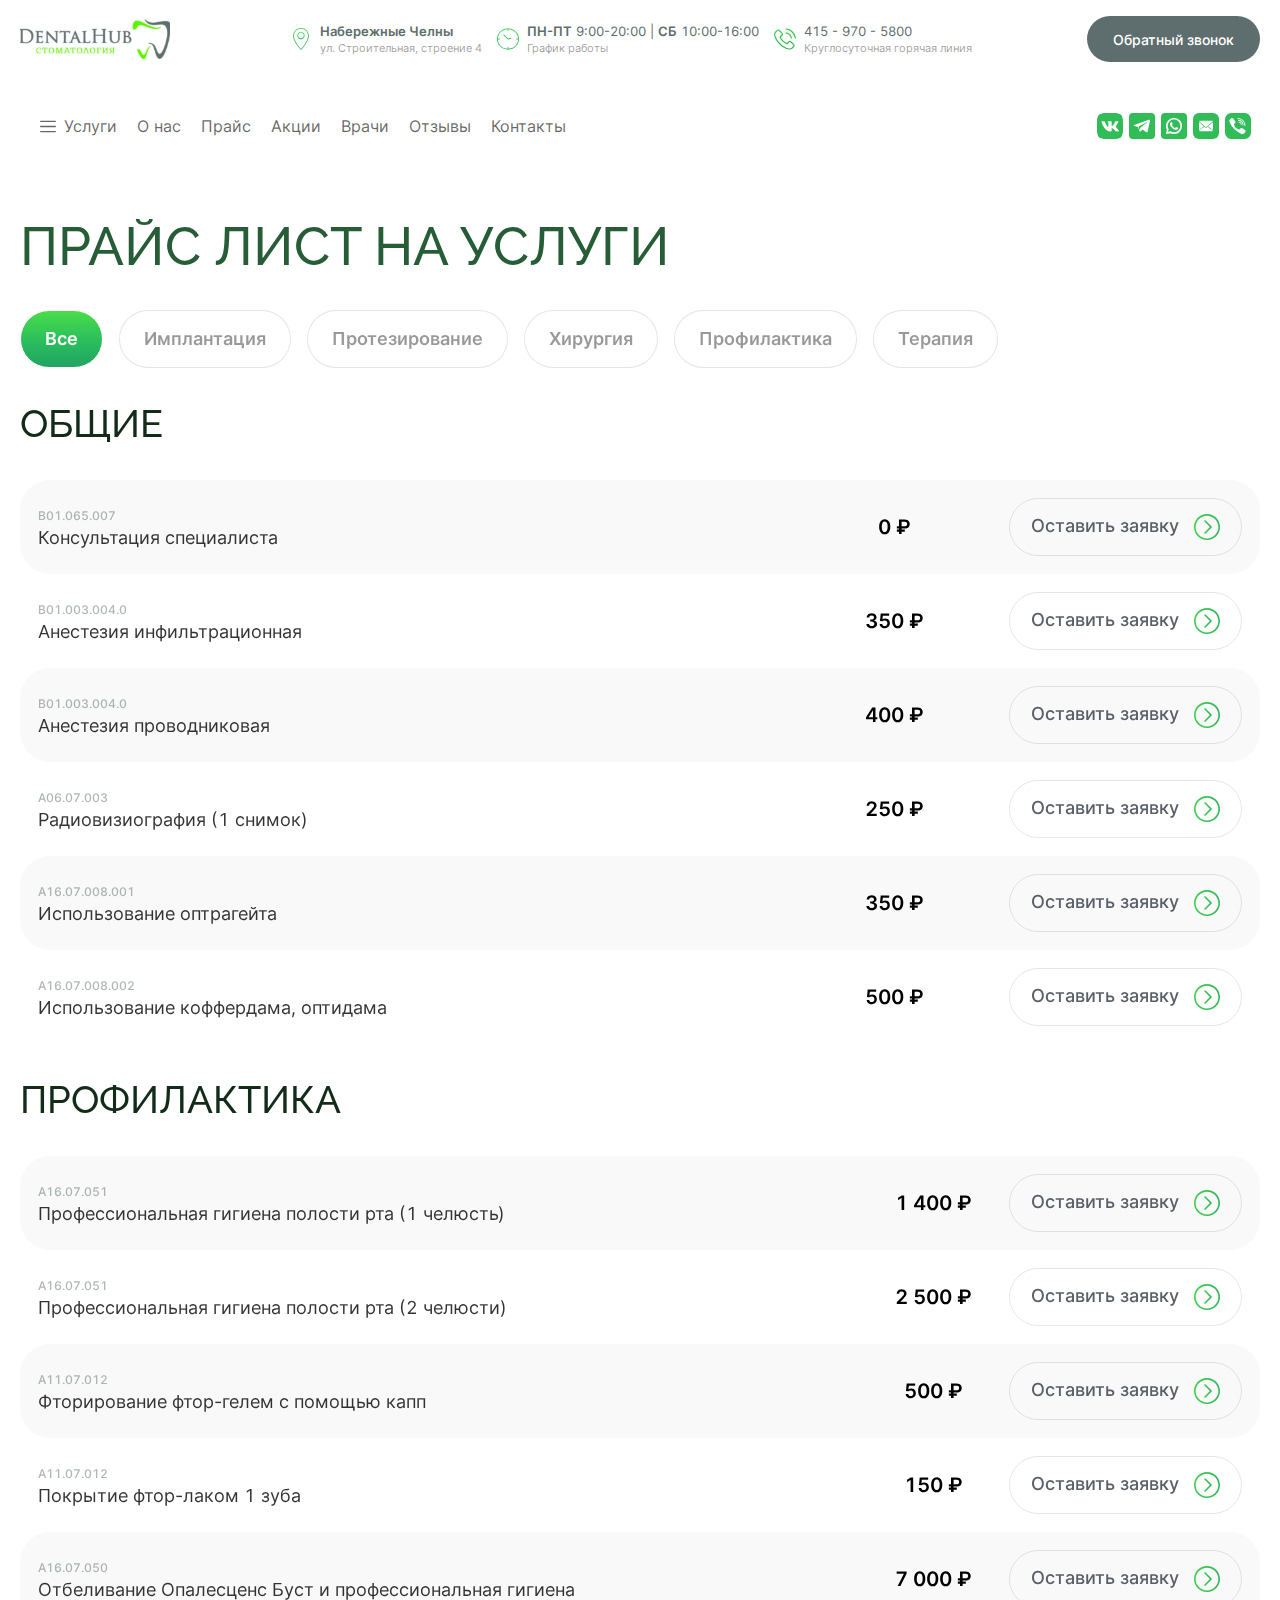
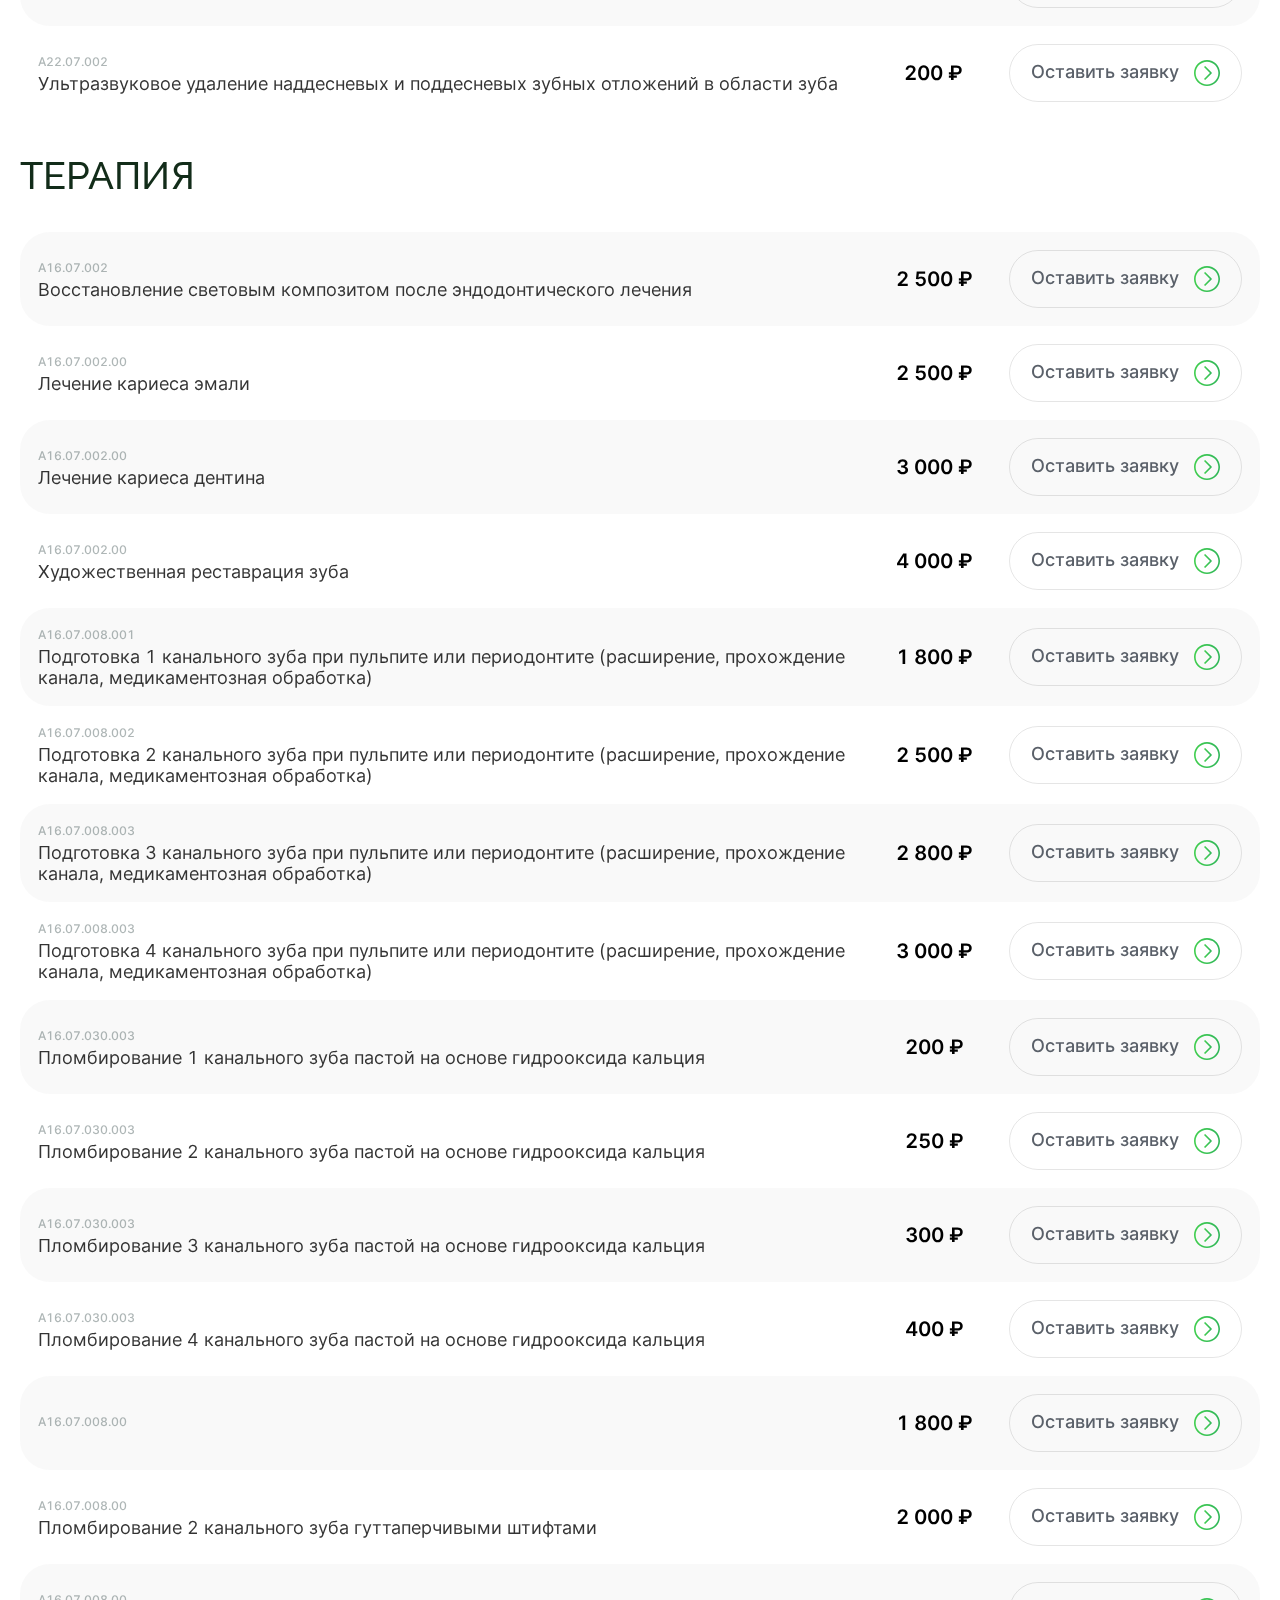
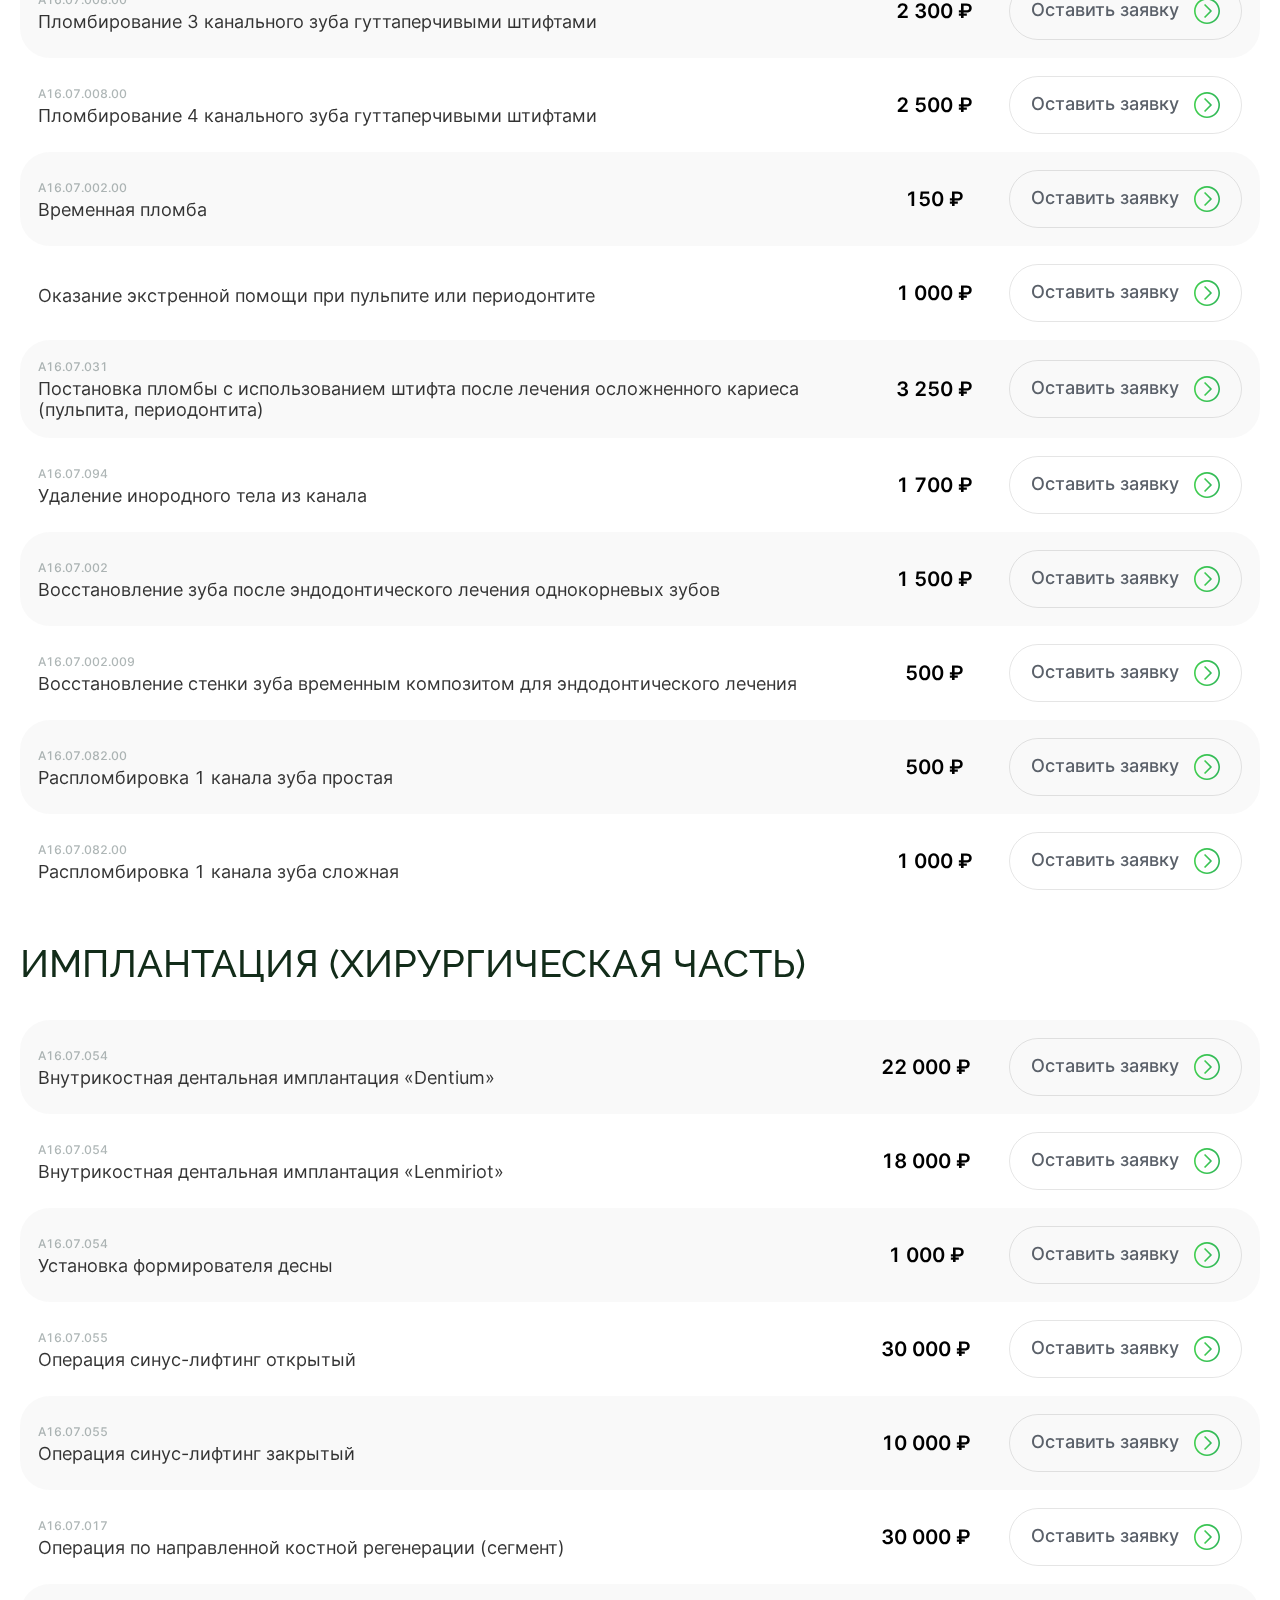
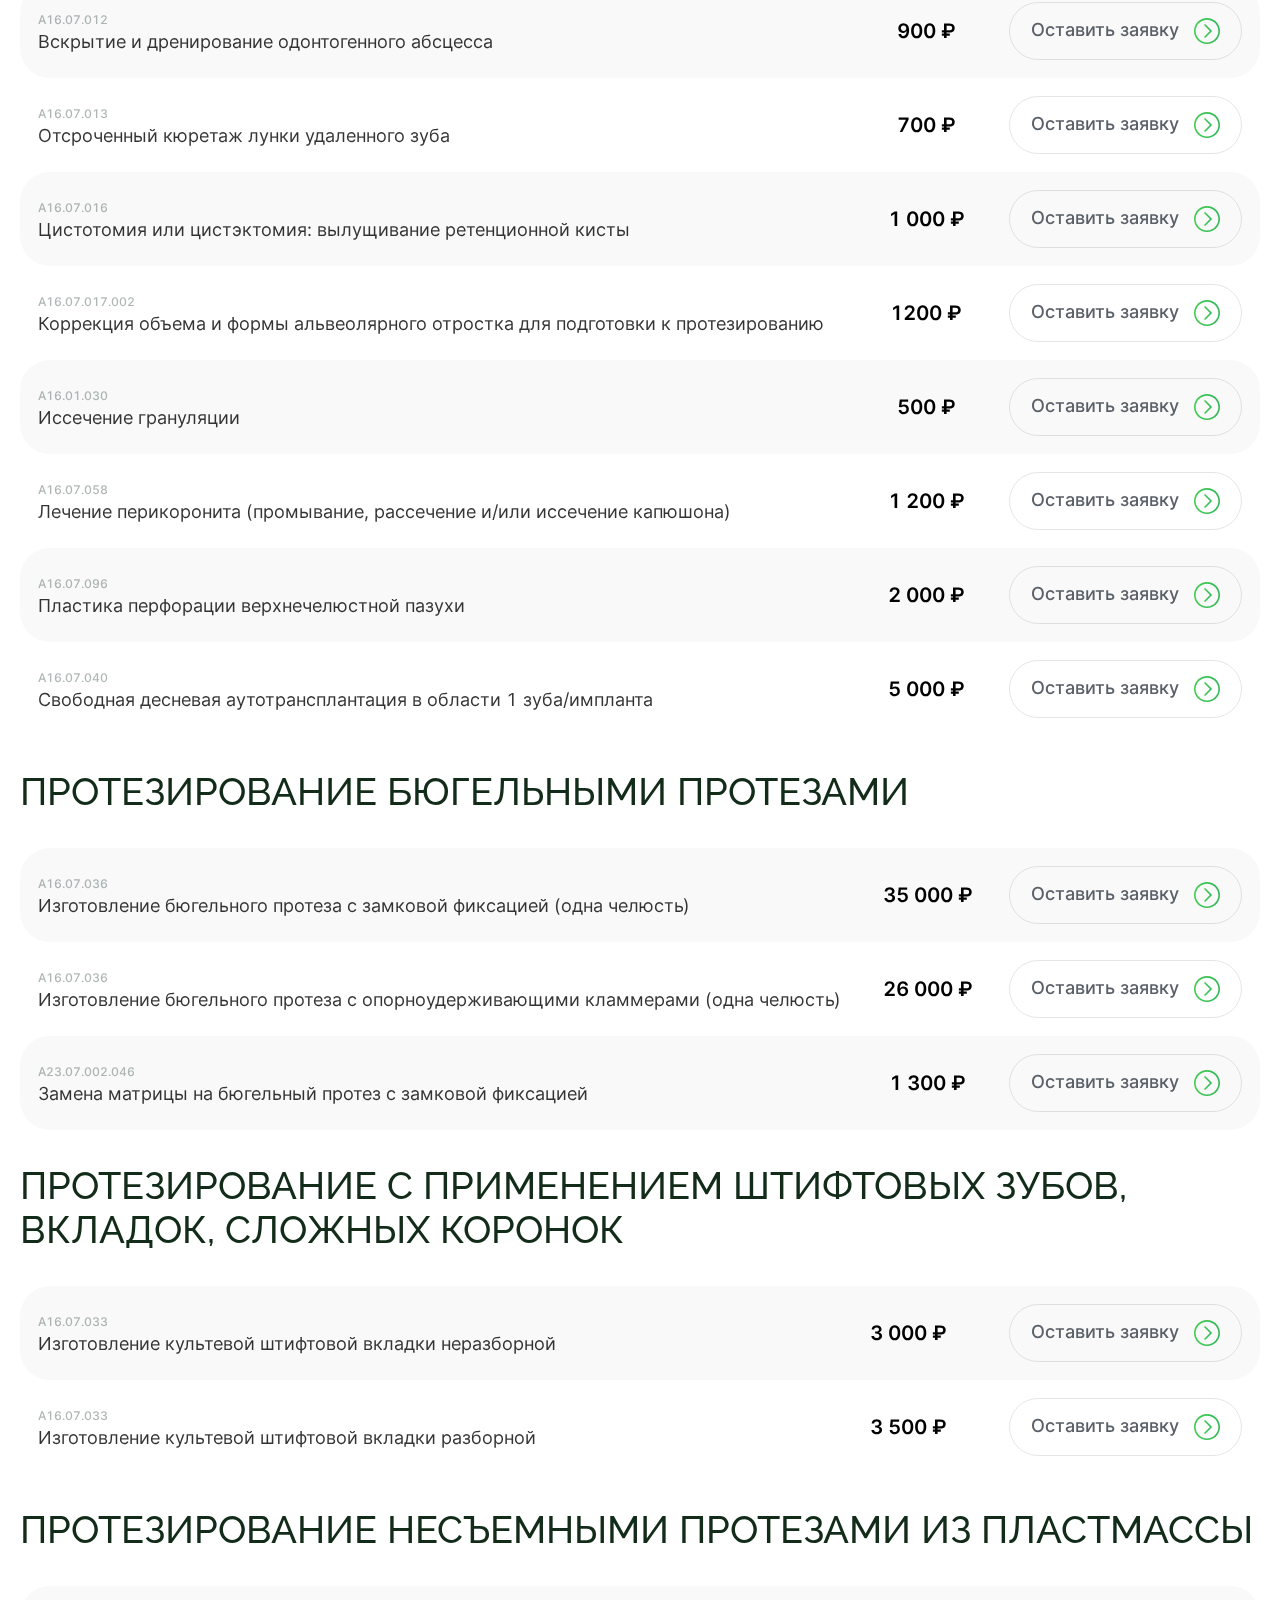
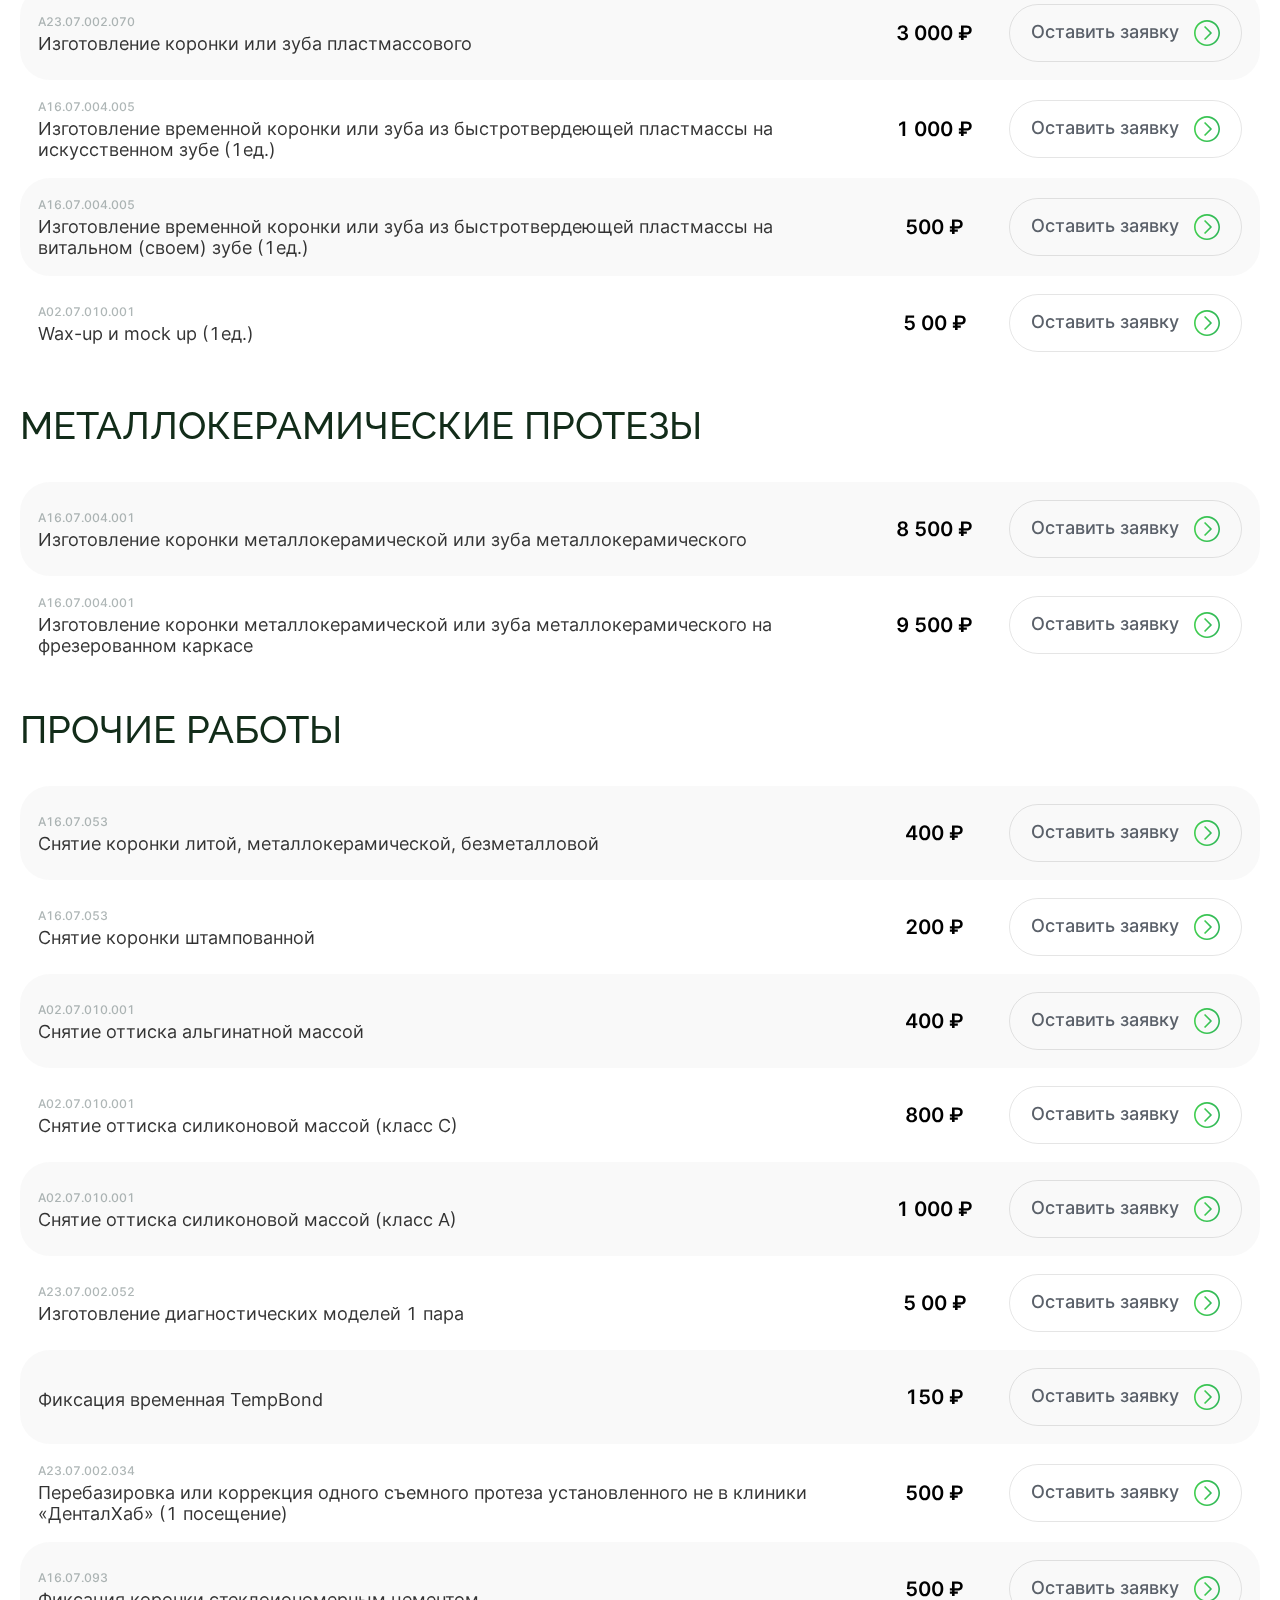
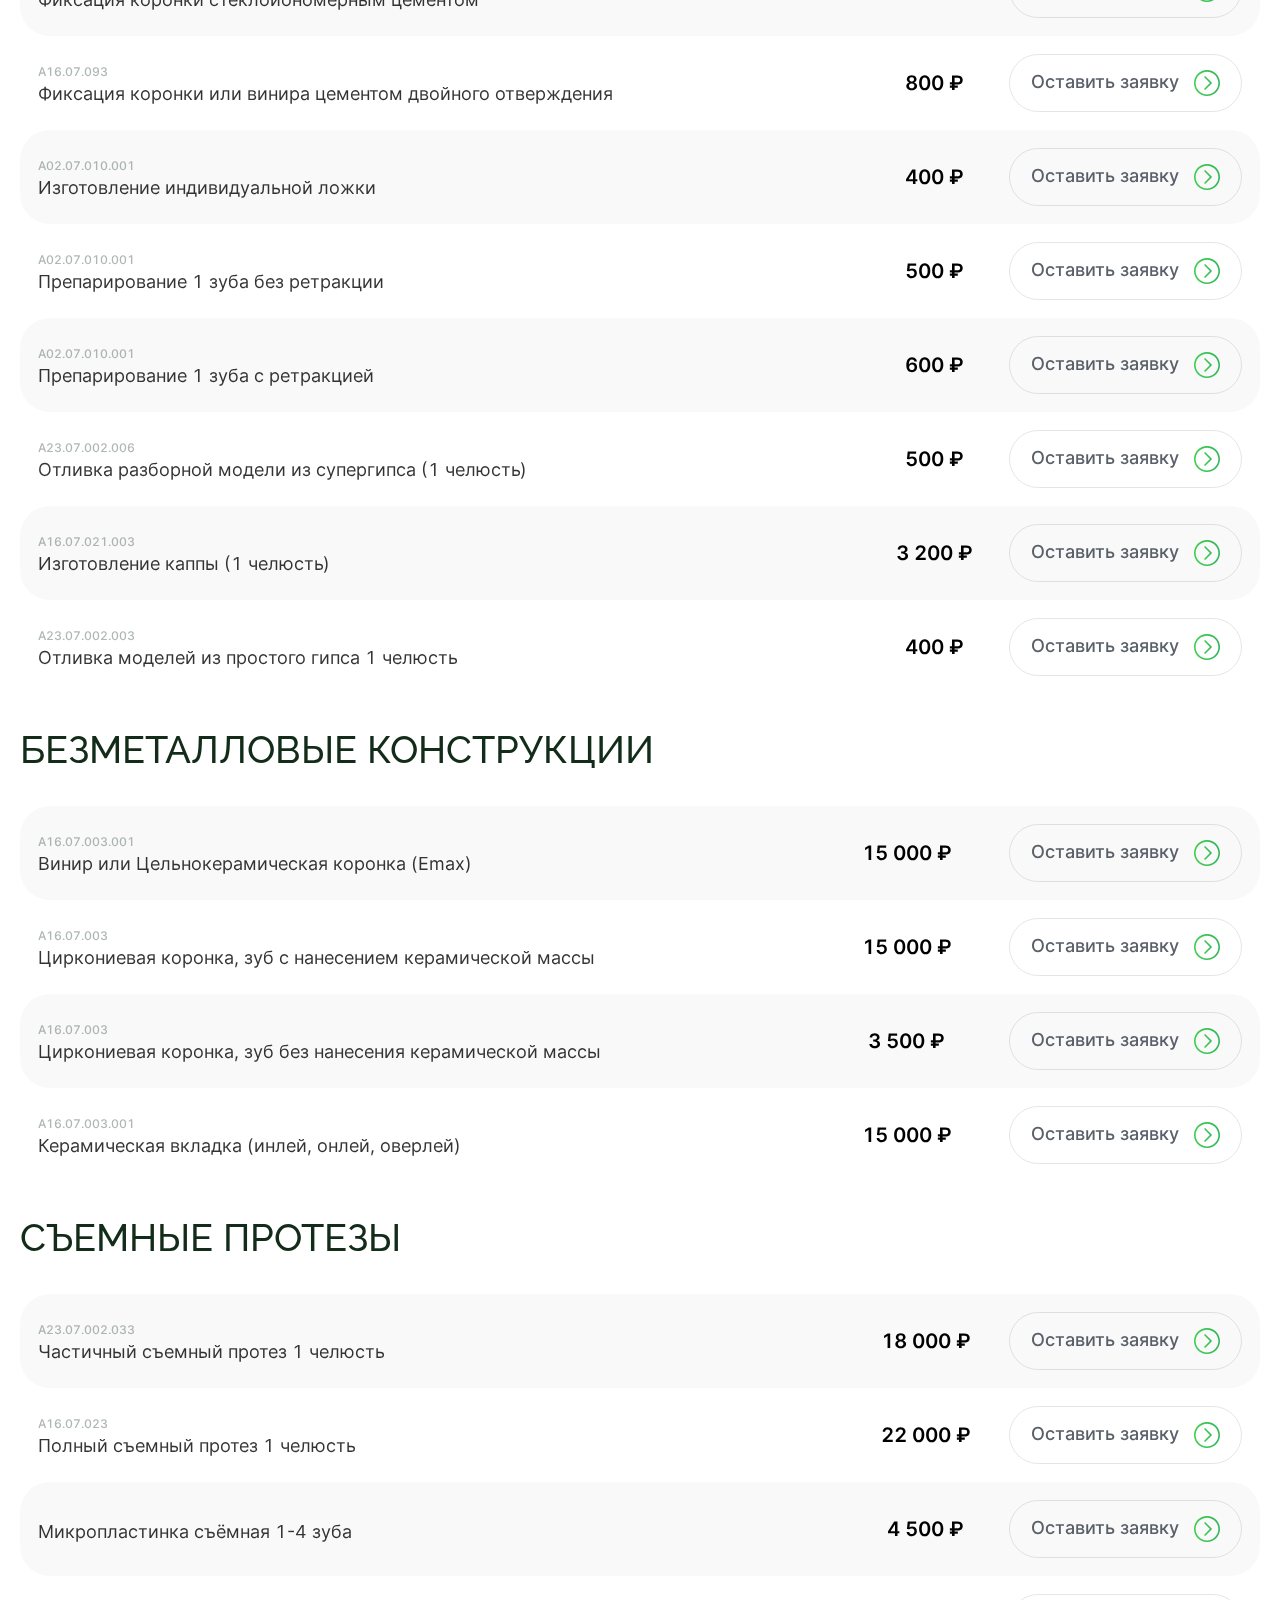
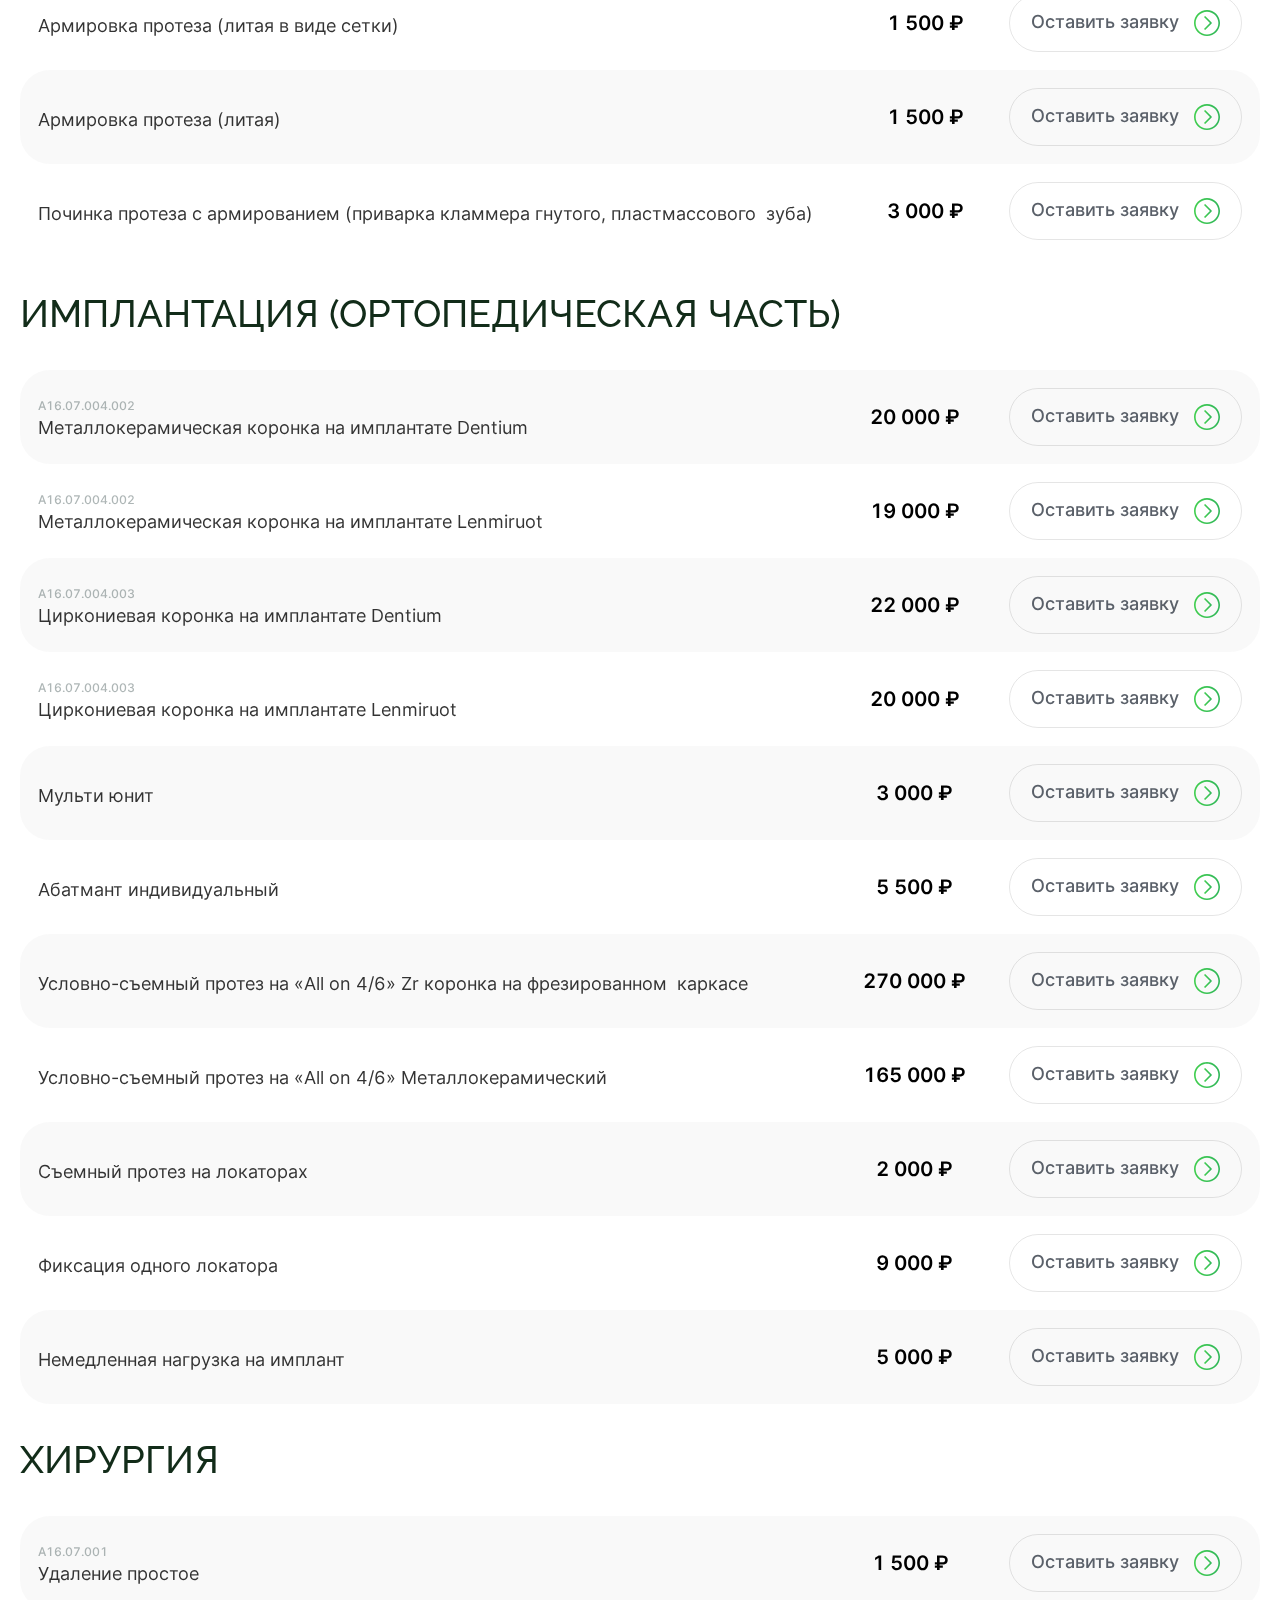
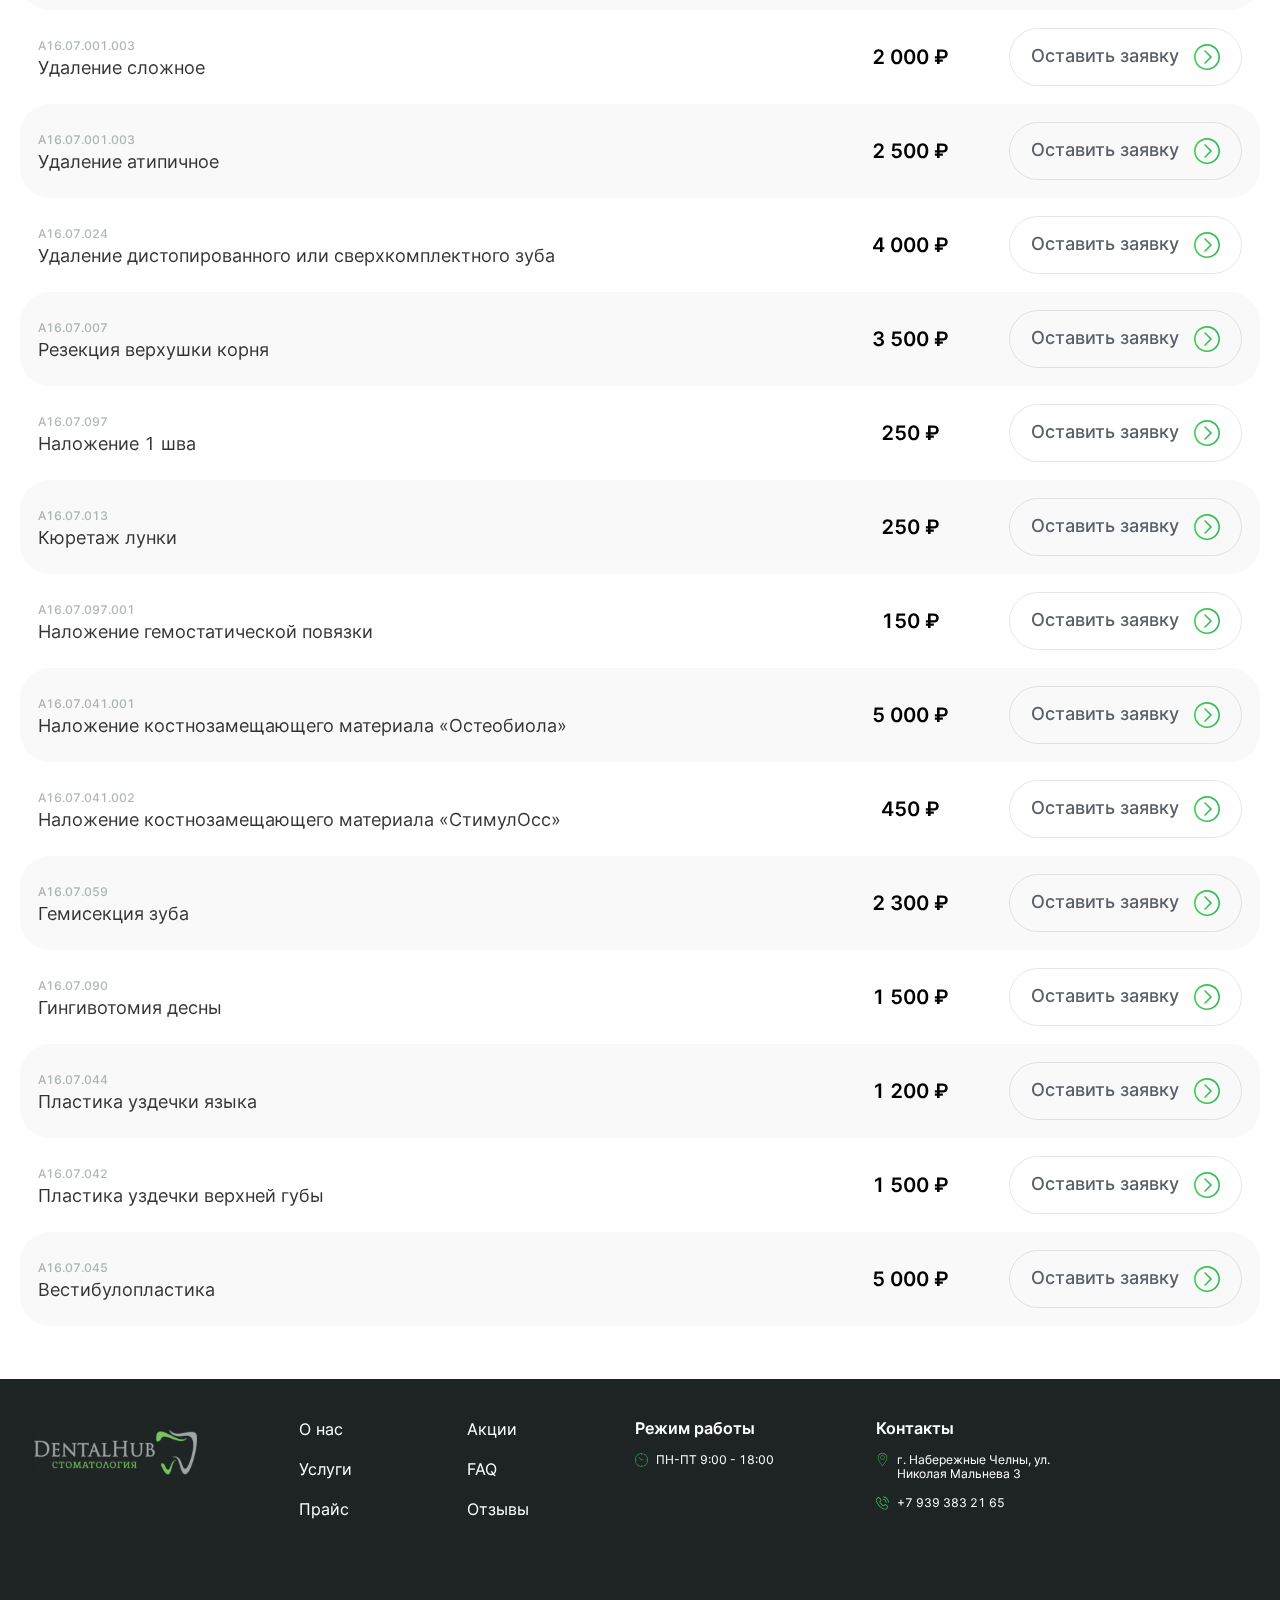
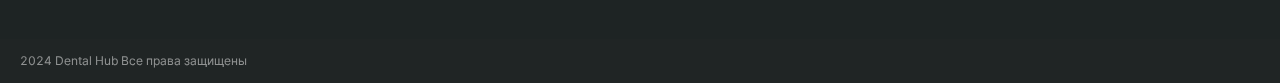
<file: preys.html>
<!DOCTYPE html>
<html lang="ru">
<head>
    <meta charset="UTF-8">
    <meta http-equiv="X-UA-Compatible" content="IE=edge">
    <meta name="viewport" content="width=device-width, initial-scale=1.0">
    <link rel="shortcut icon" href="assets/img/logo.ico" type="image/x-icon">
    <link rel="stylesheet" href="assets/css/plugin/bootstrap.css">
    <link rel="stylesheet" href="assets/css/main.css">
    <title>Прайс</title>
</head>
<body>
    <header class="header position-relative">
        <div class="header-top d-none d-lg-block">
            <div class="container">
                <div class="row g-0">
                    <div class="col-12 d-flex justify-content-between align-items-center">
                        <a href="./index.html" class="header-logo">
                            <img src="assets/img/svg/logo.svg" alt="logo" class="logo">
                        </a>
                        <div class="d-flex align-items-center">
                            <div class="header-top-info d-flex align-items-center">
                                <img src="assets/img/svg/loc.svg" alt="icon">
                                <div class="header-top-info-text">
                                    <p><strong>Набережные Челны</strong></p>
                                    <span>ул. Строительная, строение 4</span>
                                </div>
                            </div>
                            <div class="header-top-info d-flex align-items-center">
                                <img src="assets/img/svg/clock.svg" alt="icon">
                                <div class="header-top-info-text">
                                    <p><strong>ПН-ПТ</strong> 9:00-20:00 | <strong>СБ</strong> 10:00-16:00</p>
                                    <span>График работы</span>
                                </div>
                            </div>
                            <div class="header-top-info d-flex align-items-center">
                                <img src="assets/img/svg/call.svg" alt="icon">
                                <div class="header-top-info-text">
                                    <p>415 - 970 - 5800</p>
                                    <span>Круглосуточная горячая линия</span>
                                </div>
                            </div>
                        </div>
                        <button class="call-btn">Обратный звонок</button>
                    </div>
                </div>
            </div>
        </div>
        <div class="header-bottom position-absolute w-100 start-0 d-none d-lg-block">
            <div class="container">
                <div class="row g-0">
                    <div class="col-12">
                        <div class="header-nav d-flex align-items-center justify-content-between position-relative">
                            <ul class="nav-item d-flex">
                                <li class="item-box">
                                    <div class="d-flex align-items-center">
                                        <button class="item-btn">
                                            <img src="assets/img/svg/burger.svg" alt="">
                                            <img src="assets/img/svg/b-cl.svg" alt="">
                                        </button>
                                        <a href="./services.html">Услуги</a>
                                    </div>
                                    <ul class="item-info">
                                        <li>
                                            <a href="./services-page.html" class="">
                                                <svg width="24" height="24" viewBox="0 0 24 24" fill="none" xmlns="http://www.w3.org/2000/svg">
                                                    <path d="M9.53831 9.25405H8.68549V7.83268C8.68549 7.36249 8.30286 6.97986 7.83267 6.97986H5.55847C5.08828 6.97986 4.70565 7.36249 4.70565 7.83268V9.25405H3.85282C3.38263 9.25405 3 9.63668 3 10.1069V10.4705C3.00075 13.8194 3.89588 17.1074 5.59287 19.9945C5.82199 20.3834 6.24442 20.625 6.69557 20.625C7.14671 20.625 7.56914 20.3834 7.79827 19.9945C9.49526 17.1074 10.3904 13.8194 10.3911 10.4705V10.1069C10.3911 9.63668 10.0085 9.25405 9.53831 9.25405ZM8.02 18.3656L5.63636 18.8952C5.46271 18.5622 5.29936 18.224 5.14656 17.8809L8.56268 17.1216C8.39723 17.5429 8.21621 17.9578 8.02 18.3656ZM8.79863 16.4868L4.91971 17.3488C4.78009 17.007 4.65088 16.6611 4.53224 16.3114L9.17529 15.2795C9.06381 15.6862 8.93818 16.0889 8.79863 16.4868ZM9.33307 14.6624L4.35741 15.7682C4.25093 15.4181 4.1549 15.0648 4.06944 14.709L9.57072 13.4863C9.50448 13.8809 9.42521 14.2731 9.33307 14.6624ZM9.66169 12.8837L3.94635 14.1538C3.87269 13.7953 3.80984 13.4347 3.75788 13.0724L9.77796 11.7346C9.7512 12.1188 9.71242 12.502 9.66169 12.8837ZM3.6851 12.5062C3.62706 11.9924 3.59093 11.4765 3.57679 10.9597H9.81434C9.81264 11.0217 9.81122 11.0834 9.80894 11.1453L3.6851 12.5062ZM5.2742 7.83268C5.2742 7.67604 5.40155 7.5484 5.55847 7.5484H7.83267C7.98959 7.5484 8.11694 7.67604 8.11694 7.83268V9.25405H7.54839V8.11695H6.97984V9.25405H6.41129V8.11695H5.84274V9.25405H5.2742V7.83268ZM3.85282 9.8226H9.53831C9.69523 9.8226 9.82259 9.95024 9.82259 10.1069V10.3911H3.56855V10.1069C3.56855 9.95024 3.6959 9.8226 3.85282 9.8226ZM7.3079 19.7063C7.18082 19.9223 6.9463 20.0565 6.69557 20.0565C6.44484 20.0565 6.21031 19.9223 6.08324 19.7063C6.02667 19.6099 5.97323 19.5121 5.91836 19.4149L7.68882 19.0214C7.56686 19.2525 7.43985 19.4808 7.3079 19.7063ZM20.625 6.45452C20.625 5.8149 20.4459 5.19035 20.1068 4.64795L19.7224 4.03363C19.5258 3.71649 19.2511 3.45499 18.9247 3.27405C18.5984 3.09312 18.2311 2.99878 17.8579 3.00001H17.386C17.0879 2.99967 16.7928 3.06006 16.5189 3.17751C16.2449 3.29496 15.9977 3.46699 15.7924 3.68312C15.5871 3.46703 15.3399 3.29501 15.066 3.17757C14.792 3.06012 14.497 2.99971 14.199 3.00001H13.7268C13.3535 2.99877 12.986 3.09313 12.6595 3.27412C12.333 3.4551 12.0582 3.71667 11.8614 4.03392L11.4773 4.64795C11.1547 5.16452 10.9763 5.75808 10.9607 6.36694C10.9451 6.9758 11.0929 7.57772 11.3887 8.11013L12.2381 9.63896C12.146 9.77766 12.0969 9.94041 12.0968 10.1069V10.4705C12.0975 13.8194 12.9927 17.1074 14.6897 19.9945C14.9188 20.3834 15.3412 20.625 15.7924 20.625C16.2435 20.625 16.6659 20.3834 16.8951 19.9945C18.592 17.1074 19.4872 13.8194 19.4879 10.4705V10.1069C19.4879 9.93404 19.4353 9.77342 19.3466 9.63867L20.196 8.10985C20.4772 7.60342 20.6248 7.03376 20.625 6.45452ZM17.1168 18.3656L14.7331 18.8952C14.5594 18.5622 14.3961 18.2238 14.2433 17.8806L17.6595 17.1216C17.494 17.5429 17.313 17.9578 17.1168 18.3656ZM17.8957 16.4868L14.0165 17.3488C13.8769 17.007 13.7477 16.6611 13.629 16.3114L18.2721 15.2795C18.1606 15.6862 18.0351 16.0889 17.8957 16.4868ZM18.4299 14.6624L13.4542 15.7679C13.3477 15.4178 13.2517 15.0646 13.1662 14.7087L18.6675 13.486C18.6013 13.8807 18.522 14.273 18.4299 14.6624ZM18.7585 12.8837L13.0431 14.1538C12.9695 13.7953 12.9066 13.4347 12.8547 13.0724L18.8747 11.7346C18.848 12.1188 18.8092 12.502 18.7585 12.8837ZM12.7819 12.5062C12.7239 11.9924 12.6877 11.4765 12.6733 10.9597H18.9108C18.9091 11.0217 18.9077 11.0834 18.9054 11.1453L12.7819 12.5062ZM18.9194 10.1069V10.3911H12.6653V10.1069C12.6653 9.95024 12.7927 9.8226 12.9496 9.8226H18.6351C18.792 9.8226 18.9194 9.95024 18.9194 10.1069ZM16.4047 19.7063C16.2776 19.9223 16.0431 20.0565 15.7924 20.0565C15.5416 20.0565 15.3071 19.9223 15.18 19.7063C15.1235 19.6099 15.07 19.5121 15.0151 19.4149L16.7856 19.0214C16.6636 19.2525 16.5366 19.4808 16.4047 19.7063ZM19.6991 7.83353L18.8864 9.29612C18.8052 9.26948 18.7205 9.25529 18.6351 9.25405H12.9496C12.8615 9.25405 12.7782 9.27139 12.698 9.29612L11.8856 7.83382C11.639 7.39027 11.5158 6.88873 11.5288 6.38142C11.5419 5.8741 11.6907 5.37956 11.9598 4.94928L12.3435 4.33525C12.4894 4.10002 12.6931 3.90606 12.9352 3.77186C13.1773 3.63765 13.4497 3.56766 13.7265 3.56856H14.1987C14.7454 3.56856 15.2525 3.84004 15.5556 4.29488L15.7924 4.64966L16.0289 4.2946C16.1776 4.07106 16.3793 3.88779 16.6161 3.76111C16.8528 3.63443 17.1172 3.56829 17.3857 3.56856H17.8576C18.1343 3.56765 18.4067 3.63761 18.6487 3.77177C18.8908 3.90592 19.0944 4.09981 19.2403 4.33497L19.6247 4.94928C19.907 5.40057 20.0566 5.92219 20.0565 6.45452C20.0565 6.93636 19.9328 7.41309 19.6991 7.83353Z" fill="#5E6D6D80"/>
                                                    <path d="M13.4352 4.78935L13.0332 5.19131C13.2393 5.39866 13.4845 5.56305 13.7546 5.67494C14.0247 5.78683 14.3143 5.84401 14.6067 5.84315H15.5084V5.2746H14.6067C14.389 5.27521 14.1734 5.23263 13.9723 5.14934C13.7712 5.06604 13.5886 4.94368 13.4352 4.78935ZM16.0621 5.22685L15.9189 5.32236L16.2347 5.79511L16.378 5.69959C16.7929 5.42199 17.2811 5.27405 17.7803 5.2746H17.7823L17.7829 4.70605H17.7803C17.1666 4.70605 16.5724 4.886 16.0621 5.22685Z" fill="#5E6D6D80"/>
                                                </svg>
                                                <span>Имплантация</span>
                                            </a>
                                        </li>
                                        <li>
                                            <a href="./services-page.html" class="">
                                                <svg width="24" height="24" viewBox="0 0 24 24" fill="none" xmlns="http://www.w3.org/2000/svg">
                                                    <g clip-path="url(#clip0_1_1670)">
                                                    <path d="M19.2999 13.6449V13.2009C19.2999 12.7315 18.9193 12.3509 18.4498 12.3509H17.8832C17.4146 12.3509 17.0345 12.7301 17.0332 13.1987C16.4763 13.1256 15.8999 13.0686 15.3332 13.0261V12.6343C15.3332 12.1649 14.9527 11.7843 14.4833 11.7843H13.9167C13.4472 11.7843 13.0667 12.1649 13.0667 12.6343V12.9225C12.8684 12.9193 12.6797 12.9177 12.5 12.9177C12.3204 12.9177 12.1317 12.9193 11.9334 12.9225V12.6343C11.9334 12.1649 11.5529 11.7843 11.0834 11.7843H10.5167C10.0474 11.7843 9.66683 12.1649 9.66683 12.6343V13.0261C9.10017 13.0686 8.52354 13.1256 7.96678 13.1987C7.96558 12.7301 7.58532 12.3509 7.11687 12.3509H6.55024C6.08073 12.3509 5.7002 12.7315 5.7002 13.2009V13.6448C4.68534 13.9429 4.00025 14.3507 4.00025 14.9009V17.1676C4.00057 17.2666 4.02691 17.3637 4.07663 17.4493C4.12635 17.535 4.1977 17.606 4.28353 17.6553V18.0174C4.28353 18.4869 4.66419 18.8675 5.13357 18.8675H5.46908C5.52747 19.0326 5.63544 19.1757 5.77824 19.2771C5.92103 19.3785 6.09168 19.4334 6.26683 19.4341H7.11687C7.26326 19.4332 7.40688 19.3941 7.53356 19.3207C7.60981 19.442 7.71552 19.5419 7.84082 19.6113C7.96613 19.6806 8.10695 19.7171 8.25016 19.7173H9.38345C9.52987 19.7166 9.67357 19.6775 9.80027 19.6041C9.8765 19.7253 9.98218 19.8253 10.1074 19.8946C10.2327 19.964 10.3735 20.0005 10.5167 20.0008H11.9334C12.1432 20 12.3451 19.9212 12.5 19.7797C12.6549 19.9212 12.8569 20 13.0667 20.0008H14.4833C14.6265 20.0005 14.7673 19.964 14.8926 19.8946C15.0178 19.8253 15.1235 19.7253 15.1998 19.6041C15.3265 19.6775 15.4702 19.7166 15.6166 19.7173H16.7499C16.8931 19.7171 17.0339 19.6806 17.1592 19.6113C17.2845 19.5419 17.3902 19.442 17.4665 19.3207C17.5931 19.3941 17.7368 19.4332 17.8832 19.4341H18.7332C18.9084 19.4334 19.079 19.3785 19.2218 19.2771C19.3646 19.1757 19.4726 19.0326 19.531 18.8675H19.8665C20.3359 18.8675 20.7164 18.4869 20.7164 18.0174V17.6553C20.8023 17.606 20.8736 17.535 20.9234 17.4494C20.9731 17.3638 20.9995 17.2666 20.9998 17.1676V14.9008C20.9998 14.3507 20.3148 13.9429 19.2999 13.6449ZM17.5999 13.2009C17.5999 13.0445 17.7267 12.9177 17.8832 12.9177H18.4498C18.525 12.9177 18.597 12.9475 18.6502 13.0006C18.7033 13.0537 18.7332 13.1258 18.7332 13.2009V13.4968C18.3785 13.4145 17.9966 13.3425 17.5999 13.2803V13.2009ZM13.6333 12.6343C13.6333 12.4779 13.7602 12.3509 13.9167 12.3509H14.4833C14.6397 12.3509 14.7666 12.4779 14.7666 12.6343V12.9878C14.3765 12.9644 13.996 12.9476 13.6333 12.9364V12.6343ZM10.2335 12.6343C10.2335 12.4779 10.3603 12.3509 10.5167 12.3509H11.0834C11.1585 12.3509 11.2306 12.3808 11.2837 12.4339C11.3369 12.487 11.3667 12.5591 11.3667 12.6343V12.9363C11.0041 12.9476 10.6236 12.9646 10.2335 12.9878V12.6343ZM6.26683 13.2009C6.26683 13.0445 6.39366 12.9177 6.55024 12.9177H7.11687C7.27325 12.9177 7.40012 13.0445 7.40012 13.2009V13.2803C7.00352 13.3425 6.62156 13.4145 6.26683 13.4968V13.2009ZM12.5 13.4843C17.633 13.4843 20.4331 14.4193 20.4331 14.9008V16.5801C20.2955 16.4553 20.1154 16.3876 19.9296 16.3909C19.7473 16.3915 19.5701 16.4511 19.4245 16.5608C19.3244 16.3842 19.1775 16.2385 19 16.1399C18.8226 16.0412 18.6213 15.9934 18.4185 16.0016C18.2268 16.002 18.0374 16.0425 17.8623 16.1203C17.6872 16.1981 17.5302 16.3116 17.4015 16.4536C17.2878 16.2681 17.1263 16.1167 16.9339 16.0152C16.7416 15.9136 16.5254 15.8658 16.3082 15.8767C16.086 15.8766 15.8664 15.9247 15.6646 16.0176C15.4627 16.1105 15.2834 16.2461 15.1389 16.4149C15.0162 16.2023 14.8371 16.0278 14.6214 15.9106C14.4057 15.7934 14.1618 15.7381 13.9167 15.7509C13.636 15.7511 13.3597 15.8208 13.1125 15.9537C12.8653 16.0867 12.6549 16.2789 12.5 16.513C12.3452 16.2789 12.1347 16.0867 11.8875 15.9538C11.6403 15.8208 11.3641 15.7511 11.0834 15.7509C10.838 15.7381 10.5938 15.7935 10.378 15.9109C10.1621 16.0283 9.98295 16.2031 9.86033 16.4161C9.71586 16.2472 9.53653 16.1117 9.33467 16.0188C9.1328 15.9259 8.9132 15.8778 8.69098 15.8779C8.47399 15.867 8.25808 15.9147 8.06588 16.016C7.87368 16.1173 7.71227 16.2684 7.59857 16.4536C7.46981 16.312 7.31296 16.1988 7.13803 16.1211C6.96309 16.0435 6.7739 16.0032 6.58251 16.0028C6.37948 15.9944 6.17806 16.0421 6.00041 16.1408C5.82276 16.2394 5.67575 16.3852 5.57556 16.562C5.43 16.4521 5.25274 16.3925 5.07039 16.392C4.88474 16.3884 4.70471 16.4557 4.56691 16.5801V14.9008C4.56691 14.4193 7.36705 13.4843 12.5 13.4843ZM4.85029 18.0174V17.2618C4.85029 17.2111 4.86068 16.9576 5.07042 16.9576C5.287 16.9928 5.43873 17.1905 5.41695 17.4089V18.3008H5.13354C5.09633 18.3008 5.05949 18.2935 5.02511 18.2792C4.99074 18.265 4.95951 18.2441 4.9332 18.2178C4.9069 18.1915 4.88603 18.1602 4.8718 18.1259C4.85757 18.0915 4.85028 18.0546 4.85029 18.0174ZM7.11687 18.8675H6.26683C6.19169 18.8674 6.11965 18.8376 6.06654 18.7844C6.01342 18.7313 5.9836 18.6592 5.98361 18.5841V17.1676C5.97843 17.0877 5.99035 17.0076 6.01856 16.9327C6.04678 16.8578 6.09065 16.7898 6.14724 16.7332C6.20383 16.6765 6.27185 16.6327 6.34674 16.6044C6.42164 16.5762 6.5017 16.5642 6.58158 16.5694C7.03347 16.5699 7.39975 16.936 7.40012 17.3879V18.5841C7.40013 18.6213 7.39281 18.6581 7.37858 18.6925C7.36435 18.7269 7.34348 18.7581 7.31718 18.7844C7.29088 18.8108 7.25965 18.8316 7.22528 18.8459C7.19091 18.8601 7.15407 18.8675 7.11687 18.8675ZM9.38345 19.1507H8.25016C8.21295 19.1507 8.17611 19.1434 8.14173 19.1292C8.10736 19.115 8.07612 19.0941 8.04981 19.0678C8.02349 19.0415 8.00261 19.0103 7.98837 18.9759C7.97412 18.9415 7.96679 18.9047 7.96678 18.8675V17.1675C7.9621 17.0712 7.97763 16.9749 8.01237 16.8849C8.04712 16.795 8.1003 16.7132 8.1685 16.645C8.23671 16.5768 8.31842 16.5237 8.4084 16.4889C8.49839 16.4542 8.59464 16.4386 8.69098 16.4433C9.22975 16.444 9.6663 16.8807 9.66679 17.4194V18.8675C9.66679 19.0239 9.53996 19.1507 9.38345 19.1507ZM11.9334 19.4341H10.5167C10.4416 19.4341 10.3695 19.4042 10.3164 19.3511C10.2633 19.2979 10.2335 19.2259 10.2335 19.1507V17.1676C10.228 17.0545 10.2462 16.9415 10.287 16.8359C10.3277 16.7303 10.3901 16.6344 10.4702 16.5543C10.5502 16.4743 10.6461 16.4119 10.7517 16.3711C10.8573 16.3303 10.9703 16.3121 11.0834 16.3175C11.7093 16.3175 12.2167 16.8249 12.2167 17.4508V19.1508C12.2167 19.188 12.2093 19.2248 12.1951 19.2592C12.1809 19.2936 12.16 19.3248 12.1337 19.3511C12.1074 19.3774 12.0762 19.3983 12.0418 19.4125C12.0074 19.4268 11.9706 19.4341 11.9334 19.4341ZM14.7666 19.1507C14.7666 19.2259 14.7368 19.2979 14.6837 19.3511C14.6305 19.4042 14.5585 19.4341 14.4834 19.4341H13.0667C12.9915 19.4341 12.9194 19.4042 12.8663 19.3511C12.8131 19.2979 12.7833 19.2259 12.7833 19.1507V17.4508C12.7833 16.8249 13.2908 16.3175 13.9167 16.3175C14.0298 16.3121 14.1427 16.3303 14.2483 16.3711C14.3539 16.4119 14.4498 16.4744 14.5298 16.5544C14.6098 16.6344 14.6723 16.7303 14.713 16.8359C14.7538 16.9415 14.772 17.0545 14.7666 17.1676V19.1507ZM17.0332 18.8675C17.0332 19.0239 16.9063 19.1507 16.7499 19.1507H15.6166C15.5794 19.1507 15.5426 19.1434 15.5082 19.1292C15.4738 19.115 15.4426 19.0941 15.4163 19.0678C15.39 19.0415 15.3691 19.0103 15.3548 18.9759C15.3406 18.9415 15.3332 18.9047 15.3332 18.8675V17.4194C15.3337 16.8807 15.7703 16.4439 16.3091 16.4433C16.4054 16.4386 16.5017 16.4541 16.5917 16.4889C16.6817 16.5236 16.7634 16.5768 16.8316 16.645C16.8998 16.7132 16.953 16.7949 16.9877 16.8849C17.0224 16.9749 17.0379 17.0712 17.0332 17.1676V18.8675ZM19.0165 18.5841C19.0165 18.6592 18.9866 18.7313 18.9335 18.7844C18.8804 18.8376 18.8084 18.8674 18.7332 18.8675H17.8832C17.846 18.8675 17.8091 18.8601 17.7747 18.8459C17.7404 18.8316 17.7091 18.8108 17.6828 18.7845C17.6565 18.7581 17.6357 18.7269 17.6214 18.6925C17.6072 18.6581 17.5999 18.6213 17.5999 18.5841V17.3879C17.6003 16.936 17.9665 16.5699 18.4184 16.5694C18.4983 16.5642 18.5784 16.5762 18.6533 16.6044C18.7282 16.6326 18.7962 16.6765 18.8528 16.7331C18.9094 16.7897 18.9533 16.8578 18.9815 16.9327C19.0097 17.0076 19.0216 17.0877 19.0165 17.1676V18.5841ZM20.1497 18.0174C20.1498 18.0546 20.1424 18.0915 20.1282 18.1259C20.114 18.1602 20.0931 18.1915 20.0668 18.2178C20.0405 18.2441 20.0093 18.265 19.9749 18.2792C19.9405 18.2935 19.9037 18.3008 19.8665 18.3008H19.5831V17.4089C19.5613 17.1905 19.7131 16.9928 19.9296 16.9576C20.1394 16.9576 20.1498 17.2125 20.1498 17.2618L20.1497 18.0174ZM20.8915 3.61885L20.9811 3.3863C21.0372 3.24015 20.9644 3.0761 20.8182 3.01992C20.672 2.96377 20.508 3.03665 20.4518 3.18281L20.3626 3.41549C19.598 5.37936 17.7102 6.67594 15.6027 6.68447H9.39782C7.29028 6.67621 5.40204 5.37966 4.6375 3.41549L4.54828 3.18281C4.49207 3.03665 4.32802 2.96377 4.18187 3.01992C4.03568 3.0761 3.9628 3.24015 4.01894 3.3863L4.10846 3.61885C4.9581 5.801 7.05564 7.24154 9.39733 7.25114H15.6021C17.944 7.24177 20.0418 5.80113 20.8915 3.61885ZM10.8001 11.2176C10.9565 11.2176 11.0833 11.0908 11.0833 10.9344V8.78504L11.4497 9.15143C11.5609 9.25867 11.7377 9.25728 11.8468 9.14794C11.8994 9.09544 11.9292 9.02438 11.9299 8.9501C11.9305 8.87581 11.902 8.80424 11.8504 8.75081L11.0004 7.90077C10.9979 7.89818 10.9944 7.89738 10.9919 7.89506C10.9677 7.87138 10.9395 7.85218 10.9085 7.83838C10.9063 7.83838 10.9035 7.83838 10.9012 7.83672C10.8726 7.82606 10.8425 7.82012 10.8119 7.81919C10.8024 7.81919 10.7931 7.81985 10.7836 7.82085C10.7599 7.82225 10.7365 7.82683 10.714 7.83446C10.7043 7.83722 10.6948 7.84044 10.6856 7.84436C10.654 7.85792 10.6253 7.87713 10.6006 7.90103L9.7506 8.75104C9.69898 8.80447 9.67042 8.87604 9.67108 8.95033C9.67174 9.02461 9.70156 9.09567 9.75412 9.14817C9.80662 9.20072 9.87767 9.23053 9.95194 9.23119C10.0262 9.23185 10.0978 9.2033 10.1512 9.15169L10.5167 8.78504V10.9343C10.5167 11.0908 10.6435 11.2176 10.8001 11.2176ZM14.2 11.2176C14.2751 11.2176 14.3471 11.1878 14.4003 11.1347C14.4534 11.0816 14.4833 11.0095 14.4833 10.9344V8.78504L14.8496 9.15143C14.9031 9.20264 14.9745 9.23087 15.0486 9.23006C15.1227 9.22925 15.1935 9.19946 15.2459 9.14708C15.2982 9.09471 15.328 9.0239 15.3288 8.94983C15.3296 8.87576 15.3014 8.80432 15.2502 8.75081L14.4003 7.90077C14.3977 7.89818 14.3944 7.89738 14.3918 7.89506C14.3676 7.87138 14.3394 7.85219 14.3085 7.83838C14.3062 7.83838 14.3033 7.83838 14.3011 7.83672C14.2726 7.82606 14.2424 7.82012 14.2119 7.81919C14.2024 7.81919 14.1929 7.81985 14.1835 7.82085C14.1598 7.82226 14.1363 7.82684 14.1138 7.83446C14.1042 7.83722 14.0948 7.84044 14.0856 7.84436C14.054 7.85788 14.0251 7.87709 14.0005 7.90103L13.1506 8.75104C13.0992 8.80452 13.0708 8.87602 13.0716 8.95019C13.0723 9.02435 13.1021 9.09527 13.1545 9.14772C13.207 9.20017 13.2779 9.22996 13.3521 9.23071C13.4262 9.23145 13.4977 9.20308 13.5512 9.15169L13.9167 8.78504V10.9343C13.9167 11.0908 14.0435 11.2176 14.2 11.2176ZM18.1666 11.7843C18.323 11.7843 18.4498 11.6574 18.4498 11.501V9.35164L18.8162 9.71802C18.8697 9.76961 18.9412 9.79815 19.0155 9.7975C19.0898 9.79685 19.1608 9.76705 19.2133 9.71454C19.2659 9.66203 19.2957 9.59098 19.2964 9.51669C19.297 9.4424 19.2685 9.37083 19.2169 9.3174L18.3668 8.46736C18.3642 8.46477 18.3608 8.46401 18.3584 8.46169C18.3341 8.43804 18.3059 8.41886 18.275 8.40501C18.2725 8.40501 18.2699 8.40501 18.2673 8.40332C18.2388 8.39277 18.2088 8.38685 18.1784 8.38579C18.1689 8.38579 18.1594 8.38645 18.1501 8.38748C18.1263 8.38889 18.1027 8.39346 18.0801 8.40109C18.0708 8.40421 18.0617 8.4068 18.0518 8.41072C18.0203 8.42433 17.9915 8.44352 17.9668 8.46736L17.1169 9.31744C17.0652 9.37086 17.0367 9.44242 17.0373 9.5167C17.038 9.59098 17.0678 9.66203 17.1203 9.71454C17.2296 9.8239 17.4063 9.82533 17.5175 9.71805L17.8832 9.35167V11.501C17.8832 11.6574 18.0101 11.7842 18.1666 11.7842L18.1666 11.7843ZM6.55024 11.7843C6.70662 11.7843 6.83346 11.6574 6.83346 11.501V9.35164L7.19987 9.71802C7.31104 9.82526 7.4878 9.82387 7.59697 9.71454C7.64953 9.66203 7.67935 9.59098 7.68 9.51669C7.68066 9.4424 7.65211 9.37083 7.60049 9.3174L6.75048 8.4674C6.74803 8.46481 6.74451 8.46404 6.74205 8.46172C6.71779 8.43808 6.68956 8.41889 6.65865 8.40504C6.65645 8.40504 6.6536 8.40504 6.65101 8.40335C6.62251 8.39269 6.59244 8.38685 6.56203 8.38608C6.55258 8.38592 6.54313 8.38639 6.53374 8.38751C6.5099 8.38892 6.48635 8.3935 6.46372 8.40112C6.42116 8.41344 6.38228 8.43601 6.3505 8.46687L5.50046 9.31677C5.44924 9.37029 5.42101 9.44173 5.42182 9.5158C5.42264 9.58987 5.45242 9.66067 5.5048 9.71305C5.55718 9.76543 5.62798 9.79521 5.70205 9.79602C5.77612 9.79683 5.84756 9.76861 5.90107 9.71739L6.26683 9.35167V11.501C6.26683 11.6574 6.39366 11.7842 6.55024 11.7842V11.7843Z" fill="#5E6D6D" fill-opacity="0.5"/>
                                                    </g>
                                                    <defs>
                                                    <clipPath id="clip0_1_1670">
                                                    <rect width="17" height="17" fill="white" transform="translate(4 3)"/>
                                                    </clipPath>
                                                    </defs>
                                                </svg>                                                    
                                                <span>Протезирование</span>
                                            </a>
                                        </li>
                                        <li>
                                            <a href="./services-page.html" class="">
                                                <svg width="24" height="24" viewBox="0 0 24 24" fill="none" xmlns="http://www.w3.org/2000/svg">
                                                    <g clip-path="url(#clip0_1_1676)">
                                                    <mask id="path-1-outside-1_1_1676" maskUnits="userSpaceOnUse" x="2" y="2" width="20" height="20" fill="black">
                                                    <rect fill="white" x="2" y="2" width="20" height="20"/>
                                                    <path d="M11.5267 13.4232C11.4829 13.4233 11.4402 13.41 11.4042 13.3851C11.3682 13.3602 11.3406 13.3249 11.3252 13.2839C11.3098 13.243 11.3072 13.1983 11.3178 13.1558C11.3285 13.1134 11.3518 13.0752 11.3847 13.0463L11.6196 12.8404C11.7262 12.7471 11.8633 12.696 12.005 12.6967C12.1467 12.6974 12.2832 12.75 12.3888 12.8444L12.6167 13.0478C12.6577 13.0862 12.682 13.1391 12.6845 13.1953C12.687 13.2514 12.6674 13.3063 12.6299 13.3482C12.5924 13.3901 12.54 13.4156 12.484 13.4194C12.4279 13.4231 12.3726 13.4048 12.3298 13.3683L12.1028 13.1648C12.0756 13.1404 12.0404 13.1269 12.0038 13.1267C11.9673 13.1265 11.9319 13.1397 11.9045 13.1638L11.6695 13.3697C11.6301 13.4045 11.5793 13.4235 11.5267 13.4232ZM12 14.7879C11.9429 14.7879 11.8882 14.7652 11.8479 14.7249C11.8075 14.6845 11.7849 14.6298 11.7849 14.5727V13.6526C11.7849 13.5955 11.8075 13.5408 11.8479 13.5004C11.8882 13.4601 11.9429 13.4374 12 13.4374C12.057 13.4374 12.1118 13.4601 12.1521 13.5004C12.1924 13.5408 12.2151 13.5955 12.2151 13.6526V14.5727C12.2151 14.6298 12.1924 14.6845 12.1521 14.7249C12.1118 14.7652 12.057 14.7879 12 14.7879ZM20.2595 3.64103C19.0118 2.32258 15.1575 3.30084 13.0216 4.22719C12.699 4.36648 12.3513 4.43834 12 4.43834C11.6486 4.43834 11.301 4.36648 10.9784 4.22719C8.84246 3.30084 4.98849 2.32258 3.74045 3.64103C2.81267 4.62159 2.75186 6.3812 3.58571 7.84838C3.55975 8.5401 3.6544 9.2995 3.74347 9.51205C3.92346 9.94546 4.92309 10.1566 5.53836 10.1566C5.5986 10.1566 5.65539 10.1546 5.70717 10.1506C5.82659 10.1438 5.94429 10.1189 6.05625 10.0768C6.4148 10.4506 7.38589 10.6086 8.03544 10.6086C8.12378 10.6086 8.2061 10.6056 8.28025 10.6C8.4534 10.5921 8.62393 10.5547 8.78452 10.4895C8.90949 10.6592 9.09518 10.7741 9.30283 10.8101C9.79615 10.8987 10.2965 10.9423 10.7977 10.9402C11.02 10.9402 11.2389 10.9318 11.4457 10.9147C11.6491 10.9023 11.8433 10.8253 12 10.6948C12.1565 10.8254 12.3507 10.9027 12.5542 10.9153C12.7611 10.9323 12.9798 10.9406 13.2023 10.9406C13.7035 10.9427 14.2038 10.8992 14.6971 10.8107C14.9049 10.7745 15.0906 10.6594 15.2154 10.4895C15.3761 10.5547 15.5467 10.5921 15.72 10.6C15.7941 10.6056 15.8765 10.6086 15.9648 10.6086C16.6146 10.6086 17.5854 10.4509 17.944 10.0768C18.056 10.1189 18.1737 10.1438 18.2931 10.1506C18.3449 10.1546 18.4015 10.1566 18.4619 10.1566C19.0772 10.1566 20.0768 9.94546 20.2568 9.51205C20.3453 9.29893 20.4399 8.53952 20.4145 7.84838C21.2481 6.3812 21.1873 4.62159 20.2595 3.64103ZM4.78455 9.63596C4.34511 9.53256 4.16039 9.39674 4.13988 9.34726C4.01496 9.04608 3.91657 7.44279 4.16856 7.01067C4.33866 6.71996 4.67899 6.74993 4.81753 6.77632C5.06479 6.83326 5.29167 6.95699 5.47343 7.13402C5.65519 7.31105 5.78486 7.53459 5.84829 7.78026C5.86522 7.85309 5.86925 7.92833 5.86019 8.00256C5.79962 8.56174 5.80718 9.12622 5.88271 9.68358C5.74216 9.7365 5.31377 9.76074 4.78498 9.63625L4.78455 9.63596ZM7.32135 10.1201C6.65545 10.0122 6.37478 9.82585 6.34337 9.75271C6.19866 9.41653 6.21085 7.59683 6.51548 7.01856C6.63021 6.80157 6.9803 6.71379 7.3879 6.80027C7.94035 6.91745 8.51733 7.34111 8.60051 8.02881C8.60524 8.07254 8.60567 8.11664 8.6018 8.16046C8.56241 8.77055 8.56495 9.38262 8.6094 9.99236C8.61198 10.0271 8.61844 10.0596 8.62374 10.0928C8.4885 10.1663 7.99643 10.2299 7.32178 10.1204L7.32135 10.1201ZM11.71 10.3762C11.6265 10.4486 11.5193 10.4878 11.4088 10.4862C10.7318 10.5388 10.0509 10.5058 9.38214 10.3879C9.28317 10.3695 9.19402 10.3163 9.13076 10.238C9.0675 10.1596 9.03428 10.0613 9.03708 9.96067C9.01255 9.6308 8.945 8.4823 9.10319 7.56556C9.13174 7.34155 9.24249 7.13613 9.41396 6.98918C9.58543 6.84223 9.80538 6.76422 10.0311 6.7703C10.3894 6.76659 10.7387 6.88249 11.0237 7.09965C11.3088 7.31682 11.5132 7.62284 11.6047 7.96929C11.8455 8.99445 11.8174 10.1435 11.711 10.3764L11.71 10.3762ZM14.9604 9.96024C14.9632 10.0609 14.93 10.1592 14.8667 10.2375C14.8035 10.3158 14.7143 10.3689 14.6154 10.3873C13.9466 10.5054 13.2656 10.5384 12.5886 10.4856C12.478 10.4872 12.3708 10.4479 12.2874 10.3754C12.1811 10.1427 12.153 8.99359 12.3924 7.96914C12.4823 7.62915 12.6809 7.32788 12.9579 7.1113C13.235 6.89472 13.5753 6.77471 13.927 6.76958H13.9653C14.191 6.7635 14.4109 6.84151 14.5824 6.98846C14.7539 7.13542 14.8646 7.34083 14.8932 7.56484C15.0535 8.48258 14.986 9.6308 14.9614 9.96109L14.9604 9.96024ZM17.655 9.75199C17.6236 9.82528 17.3431 10.0116 16.6772 10.1196C16.0031 10.2291 15.5106 10.1653 15.3754 10.092C15.4215 9.44839 15.4287 8.80255 15.397 8.15803C15.3934 8.11505 15.3939 8.07183 15.3984 8.02895C15.4812 7.34054 16.0582 6.91673 16.6112 6.79941C17.0194 6.71336 17.3697 6.8007 17.4836 7.0177C17.7887 7.59711 17.8009 9.41682 17.656 9.75285L17.655 9.75199ZM19.8594 9.34755C19.8389 9.39703 19.6541 9.53285 19.214 9.63625C18.6848 9.76103 18.2567 9.73664 18.1152 9.68444C18.1908 9.12708 18.1983 8.56261 18.1378 8.00342C18.1287 7.92919 18.1327 7.85395 18.1497 7.78112C18.2131 7.53545 18.3428 7.31191 18.5245 7.13488C18.7063 6.95785 18.9332 6.83412 19.1804 6.77718C19.3187 6.75094 19.6593 6.72068 19.8294 7.01139C20.083 7.44308 19.9846 9.0468 19.8594 9.34755ZM20.2014 6.79368C19.9876 6.42796 19.5765 6.26303 19.1007 6.35395C18.6423 6.45246 18.2406 6.72615 17.9811 7.11666C17.9524 7.01361 17.9138 6.91357 17.8658 6.81792C17.6579 6.42251 17.1305 6.24997 16.5231 6.3792C16.0054 6.48642 15.5489 6.7892 15.2487 7.22451C15.1563 6.96305 14.9842 6.73715 14.7567 6.57855C14.5292 6.41995 14.2578 6.33664 13.9805 6.34033C13.5384 6.33336 13.1061 6.47043 12.7488 6.73085C12.3915 6.99126 12.1287 7.36087 12 7.78385C11.872 7.36057 11.6093 6.99062 11.2519 6.7302C10.8945 6.46977 10.4619 6.33309 10.0198 6.3409C9.74249 6.33721 9.47102 6.42053 9.24353 6.57912C9.01604 6.73772 8.84397 6.96363 8.75153 7.22508C8.45137 6.78977 7.99489 6.48699 7.4771 6.37977C6.86958 6.25069 6.34237 6.42279 6.13441 6.81849C6.08633 6.91394 6.04752 7.01379 6.01853 7.11666C5.7591 6.72615 5.35736 6.45246 4.899 6.35395C4.4237 6.26346 4.01209 6.42796 3.79811 6.79382C3.75143 6.8779 3.71539 6.96746 3.69083 7.06044C3.25699 5.90649 3.38047 4.64827 4.05311 3.93691C4.9829 2.95391 8.28312 3.5273 10.8073 4.62188C11.1839 4.78451 11.5898 4.86841 12 4.86841C12.4102 4.86841 12.8161 4.78451 13.1927 4.62188C15.7168 3.5273 19.0172 2.95405 19.9468 3.93691C20.6201 4.64827 20.743 5.90649 20.3091 7.06044C20.2846 6.96739 20.2482 6.87778 20.2014 6.79368ZM20.3867 16.4557C20.2807 16.2768 20.1286 16.1296 19.9464 16.0294C19.7641 15.9292 19.5584 15.8797 19.3505 15.886C19.1054 15.8934 18.8641 15.949 18.6405 16.0496C18.4168 16.1502 18.2152 16.2939 18.0471 16.4725C17.8482 16.1109 17.4313 15.9037 16.8998 15.9037C16.4239 15.9079 15.9615 16.062 15.5781 16.344C15.4747 16.4213 15.382 16.5119 15.3022 16.6135C15.155 16.3851 14.951 16.1988 14.7102 16.0728C14.4694 15.9468 14.2 15.8854 13.9284 15.8946C13.5394 15.9025 13.1588 16.0084 12.8216 16.2026C12.4845 16.3967 12.2019 16.6729 12 17.0054C11.798 16.673 11.5153 16.3969 11.1782 16.2028C10.841 16.0087 10.4604 15.9029 10.0714 15.8951C9.79994 15.8858 9.53069 15.9471 9.29 16.0731C9.0493 16.199 8.84539 16.3852 8.69818 16.6135C8.61823 16.5117 8.52532 16.4209 8.42181 16.3433C8.0384 16.0612 7.57588 15.9071 7.09991 15.9028C6.56926 15.9028 6.1522 16.1099 5.95256 16.4718C5.78452 16.2931 5.58293 16.1494 5.35931 16.0488C5.13569 15.9481 4.89442 15.8925 4.6493 15.8852C4.44131 15.8789 4.23545 15.9286 4.05315 16.0289C3.87086 16.1292 3.7188 16.2766 3.61281 16.4557C3.21023 17.1412 3.38248 18.9759 3.54383 19.3648C3.80887 20.0002 5.09577 20.143 5.52574 20.143C5.68588 20.1455 5.84571 20.1282 6.00161 20.0915C6.62921 20.5879 8.00661 20.5946 8.02296 20.5946C8.25784 20.6012 8.49247 20.5744 8.71983 20.515C8.86913 20.6589 9.05757 20.7554 9.26153 20.7926C9.7668 20.8831 10.2792 20.9278 10.7925 20.9261C11.0257 20.9261 11.2515 20.917 11.4634 20.8994C11.6519 20.8843 11.8349 20.8288 12 20.7366C12.165 20.8288 12.3479 20.8844 12.5364 20.8995C12.7488 20.9172 12.9745 20.9262 13.2077 20.9262C13.7203 20.928 14.2319 20.8834 14.7364 20.7931C14.9417 20.756 15.1313 20.6588 15.2814 20.5139C15.3248 20.5268 15.3707 20.5382 15.4191 20.5482C15.6025 20.5818 15.7887 20.5977 15.9751 20.5956C16.4139 20.5956 17.4704 20.4967 17.9946 20.0907C18.1517 20.1281 18.3129 20.1458 18.4744 20.1432C18.9046 20.1432 20.1912 19.9997 20.456 19.3657C20.6175 18.976 20.7897 17.1414 20.3867 16.4557ZM20.0587 19.2006C19.8708 19.6509 17.9806 19.9177 17.8845 19.5176C17.8762 19.5487 17.8661 19.5793 17.8544 19.6093C17.6751 20.0224 16.2007 20.2648 15.5052 20.1271C15.3087 20.0869 15.1739 20.0181 15.148 19.9148V19.9077C15.1213 20.025 15.0602 20.1317 14.9726 20.2142C14.885 20.2967 14.7748 20.3512 14.6561 20.3709C13.9685 20.4919 13.2683 20.5257 12.5722 20.4713C12.4188 20.4584 12.1663 20.3967 12.0932 20.2361C12.043 20.1271 11.957 20.1271 11.9068 20.2361C11.8336 20.3967 11.5812 20.4584 11.4277 20.4713C10.7317 20.5257 10.0315 20.4919 9.34385 20.3709C9.22514 20.3512 9.11496 20.2967 9.02736 20.2142C8.93976 20.1317 8.87869 20.025 8.85192 19.9077V19.9148C8.73002 20.3867 6.37507 20.1386 6.1456 19.6093C6.13386 19.5793 6.1238 19.5487 6.11548 19.5176C6.01939 19.9177 4.12912 19.6509 3.94124 19.2006C3.80499 18.8722 3.68022 17.1913 3.98427 16.6736C4.39445 15.9722 5.64793 16.3595 6.01078 17.3462C6.0153 17.3599 6.02429 17.3717 6.03632 17.3797C6.04835 17.3877 6.06272 17.3914 6.07712 17.3903C6.09152 17.3891 6.10511 17.3831 6.11571 17.3733C6.12631 17.3635 6.1333 17.3504 6.13556 17.3362C6.16698 17.1125 6.23075 16.8946 6.32487 16.6893C6.57299 16.2175 7.52386 16.2132 8.16494 16.6893C8.46182 16.9102 8.61241 17.3017 8.74006 17.6761C8.74422 17.6891 8.75283 17.7004 8.7644 17.7078C8.77596 17.7152 8.78976 17.7183 8.80339 17.7166C8.81701 17.7149 8.82961 17.7085 8.839 17.6984C8.84839 17.6884 8.85398 17.6754 8.85479 17.6617C8.86483 17.5212 8.87774 17.3849 8.89208 17.3003C9.15884 15.7585 11.4593 16.1644 11.815 17.6918C11.8451 17.818 11.8709 17.9486 11.8938 18.0791C11.898 18.1042 11.9109 18.1271 11.9304 18.1436C11.9498 18.1601 11.9745 18.1691 12 18.1691C12.0255 18.1691 12.0501 18.1601 12.0696 18.1436C12.089 18.1271 12.102 18.1042 12.1061 18.0791C12.1291 17.9486 12.1549 17.818 12.185 17.6918C12.5407 16.1644 14.8411 15.7585 15.1079 17.3003C15.115 17.3405 15.1208 17.3935 15.128 17.4523V17.4681C15.1351 17.5283 15.1409 17.5943 15.1452 17.6617C15.146 17.6754 15.1516 17.6884 15.161 17.6984C15.1703 17.7085 15.1829 17.7149 15.1966 17.7166C15.2102 17.7183 15.224 17.7152 15.2356 17.7078C15.2471 17.7004 15.2557 17.6891 15.2599 17.6761C15.2929 17.5814 15.3259 17.4853 15.3632 17.3921C15.453 17.119 15.6162 16.8758 15.835 16.6893C16.4761 16.2132 17.427 16.2175 17.6751 16.6893C17.7692 16.8946 17.833 17.1125 17.8644 17.3362C17.8667 17.3504 17.8736 17.3635 17.8842 17.3733C17.8948 17.3831 17.9084 17.3891 17.9228 17.3903C17.9372 17.3914 17.9516 17.3877 17.9636 17.3797C17.9757 17.3717 17.9847 17.3599 17.9892 17.3462C18.352 16.3595 19.6055 15.9722 20.0157 16.6736C20.3197 17.1907 20.195 18.8716 20.0587 19.2V19.2006Z"/>
                                                    </mask>
                                                    <path d="M11.5267 13.4232C11.4829 13.4233 11.4402 13.41 11.4042 13.3851C11.3682 13.3602 11.3406 13.3249 11.3252 13.2839C11.3098 13.243 11.3072 13.1983 11.3178 13.1558C11.3285 13.1134 11.3518 13.0752 11.3847 13.0463L11.6196 12.8404C11.7262 12.7471 11.8633 12.696 12.005 12.6967C12.1467 12.6974 12.2832 12.75 12.3888 12.8444L12.6167 13.0478C12.6577 13.0862 12.682 13.1391 12.6845 13.1953C12.687 13.2514 12.6674 13.3063 12.6299 13.3482C12.5924 13.3901 12.54 13.4156 12.484 13.4194C12.4279 13.4231 12.3726 13.4048 12.3298 13.3683L12.1028 13.1648C12.0756 13.1404 12.0404 13.1269 12.0038 13.1267C11.9673 13.1265 11.9319 13.1397 11.9045 13.1638L11.6695 13.3697C11.6301 13.4045 11.5793 13.4235 11.5267 13.4232ZM12 14.7879C11.9429 14.7879 11.8882 14.7652 11.8479 14.7249C11.8075 14.6845 11.7849 14.6298 11.7849 14.5727V13.6526C11.7849 13.5955 11.8075 13.5408 11.8479 13.5004C11.8882 13.4601 11.9429 13.4374 12 13.4374C12.057 13.4374 12.1118 13.4601 12.1521 13.5004C12.1924 13.5408 12.2151 13.5955 12.2151 13.6526V14.5727C12.2151 14.6298 12.1924 14.6845 12.1521 14.7249C12.1118 14.7652 12.057 14.7879 12 14.7879ZM20.2595 3.64103C19.0118 2.32258 15.1575 3.30084 13.0216 4.22719C12.699 4.36648 12.3513 4.43834 12 4.43834C11.6486 4.43834 11.301 4.36648 10.9784 4.22719C8.84246 3.30084 4.98849 2.32258 3.74045 3.64103C2.81267 4.62159 2.75186 6.3812 3.58571 7.84838C3.55975 8.5401 3.6544 9.2995 3.74347 9.51205C3.92346 9.94546 4.92309 10.1566 5.53836 10.1566C5.5986 10.1566 5.65539 10.1546 5.70717 10.1506C5.82659 10.1438 5.94429 10.1189 6.05625 10.0768C6.4148 10.4506 7.38589 10.6086 8.03544 10.6086C8.12378 10.6086 8.2061 10.6056 8.28025 10.6C8.4534 10.5921 8.62393 10.5547 8.78452 10.4895C8.90949 10.6592 9.09518 10.7741 9.30283 10.8101C9.79615 10.8987 10.2965 10.9423 10.7977 10.9402C11.02 10.9402 11.2389 10.9318 11.4457 10.9147C11.6491 10.9023 11.8433 10.8253 12 10.6948C12.1565 10.8254 12.3507 10.9027 12.5542 10.9153C12.7611 10.9323 12.9798 10.9406 13.2023 10.9406C13.7035 10.9427 14.2038 10.8992 14.6971 10.8107C14.9049 10.7745 15.0906 10.6594 15.2154 10.4895C15.3761 10.5547 15.5467 10.5921 15.72 10.6C15.7941 10.6056 15.8765 10.6086 15.9648 10.6086C16.6146 10.6086 17.5854 10.4509 17.944 10.0768C18.056 10.1189 18.1737 10.1438 18.2931 10.1506C18.3449 10.1546 18.4015 10.1566 18.4619 10.1566C19.0772 10.1566 20.0768 9.94546 20.2568 9.51205C20.3453 9.29893 20.4399 8.53952 20.4145 7.84838C21.2481 6.3812 21.1873 4.62159 20.2595 3.64103ZM4.78455 9.63596C4.34511 9.53256 4.16039 9.39674 4.13988 9.34726C4.01496 9.04608 3.91657 7.44279 4.16856 7.01067C4.33866 6.71996 4.67899 6.74993 4.81753 6.77632C5.06479 6.83326 5.29167 6.95699 5.47343 7.13402C5.65519 7.31105 5.78486 7.53459 5.84829 7.78026C5.86522 7.85309 5.86925 7.92833 5.86019 8.00256C5.79962 8.56174 5.80718 9.12622 5.88271 9.68358C5.74216 9.7365 5.31377 9.76074 4.78498 9.63625L4.78455 9.63596ZM7.32135 10.1201C6.65545 10.0122 6.37478 9.82585 6.34337 9.75271C6.19866 9.41653 6.21085 7.59683 6.51548 7.01856C6.63021 6.80157 6.9803 6.71379 7.3879 6.80027C7.94035 6.91745 8.51733 7.34111 8.60051 8.02881C8.60524 8.07254 8.60567 8.11664 8.6018 8.16046C8.56241 8.77055 8.56495 9.38262 8.6094 9.99236C8.61198 10.0271 8.61844 10.0596 8.62374 10.0928C8.4885 10.1663 7.99643 10.2299 7.32178 10.1204L7.32135 10.1201ZM11.71 10.3762C11.6265 10.4486 11.5193 10.4878 11.4088 10.4862C10.7318 10.5388 10.0509 10.5058 9.38214 10.3879C9.28317 10.3695 9.19402 10.3163 9.13076 10.238C9.0675 10.1596 9.03428 10.0613 9.03708 9.96067C9.01255 9.6308 8.945 8.4823 9.10319 7.56556C9.13174 7.34155 9.24249 7.13613 9.41396 6.98918C9.58543 6.84223 9.80538 6.76422 10.0311 6.7703C10.3894 6.76659 10.7387 6.88249 11.0237 7.09965C11.3088 7.31682 11.5132 7.62284 11.6047 7.96929C11.8455 8.99445 11.8174 10.1435 11.711 10.3764L11.71 10.3762ZM14.9604 9.96024C14.9632 10.0609 14.93 10.1592 14.8667 10.2375C14.8035 10.3158 14.7143 10.3689 14.6154 10.3873C13.9466 10.5054 13.2656 10.5384 12.5886 10.4856C12.478 10.4872 12.3708 10.4479 12.2874 10.3754C12.1811 10.1427 12.153 8.99359 12.3924 7.96914C12.4823 7.62915 12.6809 7.32788 12.9579 7.1113C13.235 6.89472 13.5753 6.77471 13.927 6.76958H13.9653C14.191 6.7635 14.4109 6.84151 14.5824 6.98846C14.7539 7.13542 14.8646 7.34083 14.8932 7.56484C15.0535 8.48258 14.986 9.6308 14.9614 9.96109L14.9604 9.96024ZM17.655 9.75199C17.6236 9.82528 17.3431 10.0116 16.6772 10.1196C16.0031 10.2291 15.5106 10.1653 15.3754 10.092C15.4215 9.44839 15.4287 8.80255 15.397 8.15803C15.3934 8.11505 15.3939 8.07183 15.3984 8.02895C15.4812 7.34054 16.0582 6.91673 16.6112 6.79941C17.0194 6.71336 17.3697 6.8007 17.4836 7.0177C17.7887 7.59711 17.8009 9.41682 17.656 9.75285L17.655 9.75199ZM19.8594 9.34755C19.8389 9.39703 19.6541 9.53285 19.214 9.63625C18.6848 9.76103 18.2567 9.73664 18.1152 9.68444C18.1908 9.12708 18.1983 8.56261 18.1378 8.00342C18.1287 7.92919 18.1327 7.85395 18.1497 7.78112C18.2131 7.53545 18.3428 7.31191 18.5245 7.13488C18.7063 6.95785 18.9332 6.83412 19.1804 6.77718C19.3187 6.75094 19.6593 6.72068 19.8294 7.01139C20.083 7.44308 19.9846 9.0468 19.8594 9.34755ZM20.2014 6.79368C19.9876 6.42796 19.5765 6.26303 19.1007 6.35395C18.6423 6.45246 18.2406 6.72615 17.9811 7.11666C17.9524 7.01361 17.9138 6.91357 17.8658 6.81792C17.6579 6.42251 17.1305 6.24997 16.5231 6.3792C16.0054 6.48642 15.5489 6.7892 15.2487 7.22451C15.1563 6.96305 14.9842 6.73715 14.7567 6.57855C14.5292 6.41995 14.2578 6.33664 13.9805 6.34033C13.5384 6.33336 13.1061 6.47043 12.7488 6.73085C12.3915 6.99126 12.1287 7.36087 12 7.78385C11.872 7.36057 11.6093 6.99062 11.2519 6.7302C10.8945 6.46977 10.4619 6.33309 10.0198 6.3409C9.74249 6.33721 9.47102 6.42053 9.24353 6.57912C9.01604 6.73772 8.84397 6.96363 8.75153 7.22508C8.45137 6.78977 7.99489 6.48699 7.4771 6.37977C6.86958 6.25069 6.34237 6.42279 6.13441 6.81849C6.08633 6.91394 6.04752 7.01379 6.01853 7.11666C5.7591 6.72615 5.35736 6.45246 4.899 6.35395C4.4237 6.26346 4.01209 6.42796 3.79811 6.79382C3.75143 6.8779 3.71539 6.96746 3.69083 7.06044C3.25699 5.90649 3.38047 4.64827 4.05311 3.93691C4.9829 2.95391 8.28312 3.5273 10.8073 4.62188C11.1839 4.78451 11.5898 4.86841 12 4.86841C12.4102 4.86841 12.8161 4.78451 13.1927 4.62188C15.7168 3.5273 19.0172 2.95405 19.9468 3.93691C20.6201 4.64827 20.743 5.90649 20.3091 7.06044C20.2846 6.96739 20.2482 6.87778 20.2014 6.79368ZM20.3867 16.4557C20.2807 16.2768 20.1286 16.1296 19.9464 16.0294C19.7641 15.9292 19.5584 15.8797 19.3505 15.886C19.1054 15.8934 18.8641 15.949 18.6405 16.0496C18.4168 16.1502 18.2152 16.2939 18.0471 16.4725C17.8482 16.1109 17.4313 15.9037 16.8998 15.9037C16.4239 15.9079 15.9615 16.062 15.5781 16.344C15.4747 16.4213 15.382 16.5119 15.3022 16.6135C15.155 16.3851 14.951 16.1988 14.7102 16.0728C14.4694 15.9468 14.2 15.8854 13.9284 15.8946C13.5394 15.9025 13.1588 16.0084 12.8216 16.2026C12.4845 16.3967 12.2019 16.6729 12 17.0054C11.798 16.673 11.5153 16.3969 11.1782 16.2028C10.841 16.0087 10.4604 15.9029 10.0714 15.8951C9.79994 15.8858 9.53069 15.9471 9.29 16.0731C9.0493 16.199 8.84539 16.3852 8.69818 16.6135C8.61823 16.5117 8.52532 16.4209 8.42181 16.3433C8.0384 16.0612 7.57588 15.9071 7.09991 15.9028C6.56926 15.9028 6.1522 16.1099 5.95256 16.4718C5.78452 16.2931 5.58293 16.1494 5.35931 16.0488C5.13569 15.9481 4.89442 15.8925 4.6493 15.8852C4.44131 15.8789 4.23545 15.9286 4.05315 16.0289C3.87086 16.1292 3.7188 16.2766 3.61281 16.4557C3.21023 17.1412 3.38248 18.9759 3.54383 19.3648C3.80887 20.0002 5.09577 20.143 5.52574 20.143C5.68588 20.1455 5.84571 20.1282 6.00161 20.0915C6.62921 20.5879 8.00661 20.5946 8.02296 20.5946C8.25784 20.6012 8.49247 20.5744 8.71983 20.515C8.86913 20.6589 9.05757 20.7554 9.26153 20.7926C9.7668 20.8831 10.2792 20.9278 10.7925 20.9261C11.0257 20.9261 11.2515 20.917 11.4634 20.8994C11.6519 20.8843 11.8349 20.8288 12 20.7366C12.165 20.8288 12.3479 20.8844 12.5364 20.8995C12.7488 20.9172 12.9745 20.9262 13.2077 20.9262C13.7203 20.928 14.2319 20.8834 14.7364 20.7931C14.9417 20.756 15.1313 20.6588 15.2814 20.5139C15.3248 20.5268 15.3707 20.5382 15.4191 20.5482C15.6025 20.5818 15.7887 20.5977 15.9751 20.5956C16.4139 20.5956 17.4704 20.4967 17.9946 20.0907C18.1517 20.1281 18.3129 20.1458 18.4744 20.1432C18.9046 20.1432 20.1912 19.9997 20.456 19.3657C20.6175 18.976 20.7897 17.1414 20.3867 16.4557ZM20.0587 19.2006C19.8708 19.6509 17.9806 19.9177 17.8845 19.5176C17.8762 19.5487 17.8661 19.5793 17.8544 19.6093C17.6751 20.0224 16.2007 20.2648 15.5052 20.1271C15.3087 20.0869 15.1739 20.0181 15.148 19.9148V19.9077C15.1213 20.025 15.0602 20.1317 14.9726 20.2142C14.885 20.2967 14.7748 20.3512 14.6561 20.3709C13.9685 20.4919 13.2683 20.5257 12.5722 20.4713C12.4188 20.4584 12.1663 20.3967 12.0932 20.2361C12.043 20.1271 11.957 20.1271 11.9068 20.2361C11.8336 20.3967 11.5812 20.4584 11.4277 20.4713C10.7317 20.5257 10.0315 20.4919 9.34385 20.3709C9.22514 20.3512 9.11496 20.2967 9.02736 20.2142C8.93976 20.1317 8.87869 20.025 8.85192 19.9077V19.9148C8.73002 20.3867 6.37507 20.1386 6.1456 19.6093C6.13386 19.5793 6.1238 19.5487 6.11548 19.5176C6.01939 19.9177 4.12912 19.6509 3.94124 19.2006C3.80499 18.8722 3.68022 17.1913 3.98427 16.6736C4.39445 15.9722 5.64793 16.3595 6.01078 17.3462C6.0153 17.3599 6.02429 17.3717 6.03632 17.3797C6.04835 17.3877 6.06272 17.3914 6.07712 17.3903C6.09152 17.3891 6.10511 17.3831 6.11571 17.3733C6.12631 17.3635 6.1333 17.3504 6.13556 17.3362C6.16698 17.1125 6.23075 16.8946 6.32487 16.6893C6.57299 16.2175 7.52386 16.2132 8.16494 16.6893C8.46182 16.9102 8.61241 17.3017 8.74006 17.6761C8.74422 17.6891 8.75283 17.7004 8.7644 17.7078C8.77596 17.7152 8.78976 17.7183 8.80339 17.7166C8.81701 17.7149 8.82961 17.7085 8.839 17.6984C8.84839 17.6884 8.85398 17.6754 8.85479 17.6617C8.86483 17.5212 8.87774 17.3849 8.89208 17.3003C9.15884 15.7585 11.4593 16.1644 11.815 17.6918C11.8451 17.818 11.8709 17.9486 11.8938 18.0791C11.898 18.1042 11.9109 18.1271 11.9304 18.1436C11.9498 18.1601 11.9745 18.1691 12 18.1691C12.0255 18.1691 12.0501 18.1601 12.0696 18.1436C12.089 18.1271 12.102 18.1042 12.1061 18.0791C12.1291 17.9486 12.1549 17.818 12.185 17.6918C12.5407 16.1644 14.8411 15.7585 15.1079 17.3003C15.115 17.3405 15.1208 17.3935 15.128 17.4523V17.4681C15.1351 17.5283 15.1409 17.5943 15.1452 17.6617C15.146 17.6754 15.1516 17.6884 15.161 17.6984C15.1703 17.7085 15.1829 17.7149 15.1966 17.7166C15.2102 17.7183 15.224 17.7152 15.2356 17.7078C15.2471 17.7004 15.2557 17.6891 15.2599 17.6761C15.2929 17.5814 15.3259 17.4853 15.3632 17.3921C15.453 17.119 15.6162 16.8758 15.835 16.6893C16.4761 16.2132 17.427 16.2175 17.6751 16.6893C17.7692 16.8946 17.833 17.1125 17.8644 17.3362C17.8667 17.3504 17.8736 17.3635 17.8842 17.3733C17.8948 17.3831 17.9084 17.3891 17.9228 17.3903C17.9372 17.3914 17.9516 17.3877 17.9636 17.3797C17.9757 17.3717 17.9847 17.3599 17.9892 17.3462C18.352 16.3595 19.6055 15.9722 20.0157 16.6736C20.3197 17.1907 20.195 18.8716 20.0587 19.2V19.2006Z" fill="#5E6D6D" fill-opacity="0.5"/>
                                                    <path d="M11.5267 13.4232C11.4829 13.4233 11.4402 13.41 11.4042 13.3851C11.3682 13.3602 11.3406 13.3249 11.3252 13.2839C11.3098 13.243 11.3072 13.1983 11.3178 13.1558C11.3285 13.1134 11.3518 13.0752 11.3847 13.0463L11.6196 12.8404C11.7262 12.7471 11.8633 12.696 12.005 12.6967C12.1467 12.6974 12.2832 12.75 12.3888 12.8444L12.6167 13.0478C12.6577 13.0862 12.682 13.1391 12.6845 13.1953C12.687 13.2514 12.6674 13.3063 12.6299 13.3482C12.5924 13.3901 12.54 13.4156 12.484 13.4194C12.4279 13.4231 12.3726 13.4048 12.3298 13.3683L12.1028 13.1648C12.0756 13.1404 12.0404 13.1269 12.0038 13.1267C11.9673 13.1265 11.9319 13.1397 11.9045 13.1638L11.6695 13.3697C11.6301 13.4045 11.5793 13.4235 11.5267 13.4232ZM12 14.7879C11.9429 14.7879 11.8882 14.7652 11.8479 14.7249C11.8075 14.6845 11.7849 14.6298 11.7849 14.5727V13.6526C11.7849 13.5955 11.8075 13.5408 11.8479 13.5004C11.8882 13.4601 11.9429 13.4374 12 13.4374C12.057 13.4374 12.1118 13.4601 12.1521 13.5004C12.1924 13.5408 12.2151 13.5955 12.2151 13.6526V14.5727C12.2151 14.6298 12.1924 14.6845 12.1521 14.7249C12.1118 14.7652 12.057 14.7879 12 14.7879ZM20.2595 3.64103C19.0118 2.32258 15.1575 3.30084 13.0216 4.22719C12.699 4.36648 12.3513 4.43834 12 4.43834C11.6486 4.43834 11.301 4.36648 10.9784 4.22719C8.84246 3.30084 4.98849 2.32258 3.74045 3.64103C2.81267 4.62159 2.75186 6.3812 3.58571 7.84838C3.55975 8.5401 3.6544 9.2995 3.74347 9.51205C3.92346 9.94546 4.92309 10.1566 5.53836 10.1566C5.5986 10.1566 5.65539 10.1546 5.70717 10.1506C5.82659 10.1438 5.94429 10.1189 6.05625 10.0768C6.4148 10.4506 7.38589 10.6086 8.03544 10.6086C8.12378 10.6086 8.2061 10.6056 8.28025 10.6C8.4534 10.5921 8.62393 10.5547 8.78452 10.4895C8.90949 10.6592 9.09518 10.7741 9.30283 10.8101C9.79615 10.8987 10.2965 10.9423 10.7977 10.9402C11.02 10.9402 11.2389 10.9318 11.4457 10.9147C11.6491 10.9023 11.8433 10.8253 12 10.6948C12.1565 10.8254 12.3507 10.9027 12.5542 10.9153C12.7611 10.9323 12.9798 10.9406 13.2023 10.9406C13.7035 10.9427 14.2038 10.8992 14.6971 10.8107C14.9049 10.7745 15.0906 10.6594 15.2154 10.4895C15.3761 10.5547 15.5467 10.5921 15.72 10.6C15.7941 10.6056 15.8765 10.6086 15.9648 10.6086C16.6146 10.6086 17.5854 10.4509 17.944 10.0768C18.056 10.1189 18.1737 10.1438 18.2931 10.1506C18.3449 10.1546 18.4015 10.1566 18.4619 10.1566C19.0772 10.1566 20.0768 9.94546 20.2568 9.51205C20.3453 9.29893 20.4399 8.53952 20.4145 7.84838C21.2481 6.3812 21.1873 4.62159 20.2595 3.64103ZM4.78455 9.63596C4.34511 9.53256 4.16039 9.39674 4.13988 9.34726C4.01496 9.04608 3.91657 7.44279 4.16856 7.01067C4.33866 6.71996 4.67899 6.74993 4.81753 6.77632C5.06479 6.83326 5.29167 6.95699 5.47343 7.13402C5.65519 7.31105 5.78486 7.53459 5.84829 7.78026C5.86522 7.85309 5.86925 7.92833 5.86019 8.00256C5.79962 8.56174 5.80718 9.12622 5.88271 9.68358C5.74216 9.7365 5.31377 9.76074 4.78498 9.63625L4.78455 9.63596ZM7.32135 10.1201C6.65545 10.0122 6.37478 9.82585 6.34337 9.75271C6.19866 9.41653 6.21085 7.59683 6.51548 7.01856C6.63021 6.80157 6.9803 6.71379 7.3879 6.80027C7.94035 6.91745 8.51733 7.34111 8.60051 8.02881C8.60524 8.07254 8.60567 8.11664 8.6018 8.16046C8.56241 8.77055 8.56495 9.38262 8.6094 9.99236C8.61198 10.0271 8.61844 10.0596 8.62374 10.0928C8.4885 10.1663 7.99643 10.2299 7.32178 10.1204L7.32135 10.1201ZM11.71 10.3762C11.6265 10.4486 11.5193 10.4878 11.4088 10.4862C10.7318 10.5388 10.0509 10.5058 9.38214 10.3879C9.28317 10.3695 9.19402 10.3163 9.13076 10.238C9.0675 10.1596 9.03428 10.0613 9.03708 9.96067C9.01255 9.6308 8.945 8.4823 9.10319 7.56556C9.13174 7.34155 9.24249 7.13613 9.41396 6.98918C9.58543 6.84223 9.80538 6.76422 10.0311 6.7703C10.3894 6.76659 10.7387 6.88249 11.0237 7.09965C11.3088 7.31682 11.5132 7.62284 11.6047 7.96929C11.8455 8.99445 11.8174 10.1435 11.711 10.3764L11.71 10.3762ZM14.9604 9.96024C14.9632 10.0609 14.93 10.1592 14.8667 10.2375C14.8035 10.3158 14.7143 10.3689 14.6154 10.3873C13.9466 10.5054 13.2656 10.5384 12.5886 10.4856C12.478 10.4872 12.3708 10.4479 12.2874 10.3754C12.1811 10.1427 12.153 8.99359 12.3924 7.96914C12.4823 7.62915 12.6809 7.32788 12.9579 7.1113C13.235 6.89472 13.5753 6.77471 13.927 6.76958H13.9653C14.191 6.7635 14.4109 6.84151 14.5824 6.98846C14.7539 7.13542 14.8646 7.34083 14.8932 7.56484C15.0535 8.48258 14.986 9.6308 14.9614 9.96109L14.9604 9.96024ZM17.655 9.75199C17.6236 9.82528 17.3431 10.0116 16.6772 10.1196C16.0031 10.2291 15.5106 10.1653 15.3754 10.092C15.4215 9.44839 15.4287 8.80255 15.397 8.15803C15.3934 8.11505 15.3939 8.07183 15.3984 8.02895C15.4812 7.34054 16.0582 6.91673 16.6112 6.79941C17.0194 6.71336 17.3697 6.8007 17.4836 7.0177C17.7887 7.59711 17.8009 9.41682 17.656 9.75285L17.655 9.75199ZM19.8594 9.34755C19.8389 9.39703 19.6541 9.53285 19.214 9.63625C18.6848 9.76103 18.2567 9.73664 18.1152 9.68444C18.1908 9.12708 18.1983 8.56261 18.1378 8.00342C18.1287 7.92919 18.1327 7.85395 18.1497 7.78112C18.2131 7.53545 18.3428 7.31191 18.5245 7.13488C18.7063 6.95785 18.9332 6.83412 19.1804 6.77718C19.3187 6.75094 19.6593 6.72068 19.8294 7.01139C20.083 7.44308 19.9846 9.0468 19.8594 9.34755ZM20.2014 6.79368C19.9876 6.42796 19.5765 6.26303 19.1007 6.35395C18.6423 6.45246 18.2406 6.72615 17.9811 7.11666C17.9524 7.01361 17.9138 6.91357 17.8658 6.81792C17.6579 6.42251 17.1305 6.24997 16.5231 6.3792C16.0054 6.48642 15.5489 6.7892 15.2487 7.22451C15.1563 6.96305 14.9842 6.73715 14.7567 6.57855C14.5292 6.41995 14.2578 6.33664 13.9805 6.34033C13.5384 6.33336 13.1061 6.47043 12.7488 6.73085C12.3915 6.99126 12.1287 7.36087 12 7.78385C11.872 7.36057 11.6093 6.99062 11.2519 6.7302C10.8945 6.46977 10.4619 6.33309 10.0198 6.3409C9.74249 6.33721 9.47102 6.42053 9.24353 6.57912C9.01604 6.73772 8.84397 6.96363 8.75153 7.22508C8.45137 6.78977 7.99489 6.48699 7.4771 6.37977C6.86958 6.25069 6.34237 6.42279 6.13441 6.81849C6.08633 6.91394 6.04752 7.01379 6.01853 7.11666C5.7591 6.72615 5.35736 6.45246 4.899 6.35395C4.4237 6.26346 4.01209 6.42796 3.79811 6.79382C3.75143 6.8779 3.71539 6.96746 3.69083 7.06044C3.25699 5.90649 3.38047 4.64827 4.05311 3.93691C4.9829 2.95391 8.28312 3.5273 10.8073 4.62188C11.1839 4.78451 11.5898 4.86841 12 4.86841C12.4102 4.86841 12.8161 4.78451 13.1927 4.62188C15.7168 3.5273 19.0172 2.95405 19.9468 3.93691C20.6201 4.64827 20.743 5.90649 20.3091 7.06044C20.2846 6.96739 20.2482 6.87778 20.2014 6.79368ZM20.3867 16.4557C20.2807 16.2768 20.1286 16.1296 19.9464 16.0294C19.7641 15.9292 19.5584 15.8797 19.3505 15.886C19.1054 15.8934 18.8641 15.949 18.6405 16.0496C18.4168 16.1502 18.2152 16.2939 18.0471 16.4725C17.8482 16.1109 17.4313 15.9037 16.8998 15.9037C16.4239 15.9079 15.9615 16.062 15.5781 16.344C15.4747 16.4213 15.382 16.5119 15.3022 16.6135C15.155 16.3851 14.951 16.1988 14.7102 16.0728C14.4694 15.9468 14.2 15.8854 13.9284 15.8946C13.5394 15.9025 13.1588 16.0084 12.8216 16.2026C12.4845 16.3967 12.2019 16.6729 12 17.0054C11.798 16.673 11.5153 16.3969 11.1782 16.2028C10.841 16.0087 10.4604 15.9029 10.0714 15.8951C9.79994 15.8858 9.53069 15.9471 9.29 16.0731C9.0493 16.199 8.84539 16.3852 8.69818 16.6135C8.61823 16.5117 8.52532 16.4209 8.42181 16.3433C8.0384 16.0612 7.57588 15.9071 7.09991 15.9028C6.56926 15.9028 6.1522 16.1099 5.95256 16.4718C5.78452 16.2931 5.58293 16.1494 5.35931 16.0488C5.13569 15.9481 4.89442 15.8925 4.6493 15.8852C4.44131 15.8789 4.23545 15.9286 4.05315 16.0289C3.87086 16.1292 3.7188 16.2766 3.61281 16.4557C3.21023 17.1412 3.38248 18.9759 3.54383 19.3648C3.80887 20.0002 5.09577 20.143 5.52574 20.143C5.68588 20.1455 5.84571 20.1282 6.00161 20.0915C6.62921 20.5879 8.00661 20.5946 8.02296 20.5946C8.25784 20.6012 8.49247 20.5744 8.71983 20.515C8.86913 20.6589 9.05757 20.7554 9.26153 20.7926C9.7668 20.8831 10.2792 20.9278 10.7925 20.9261C11.0257 20.9261 11.2515 20.917 11.4634 20.8994C11.6519 20.8843 11.8349 20.8288 12 20.7366C12.165 20.8288 12.3479 20.8844 12.5364 20.8995C12.7488 20.9172 12.9745 20.9262 13.2077 20.9262C13.7203 20.928 14.2319 20.8834 14.7364 20.7931C14.9417 20.756 15.1313 20.6588 15.2814 20.5139C15.3248 20.5268 15.3707 20.5382 15.4191 20.5482C15.6025 20.5818 15.7887 20.5977 15.9751 20.5956C16.4139 20.5956 17.4704 20.4967 17.9946 20.0907C18.1517 20.1281 18.3129 20.1458 18.4744 20.1432C18.9046 20.1432 20.1912 19.9997 20.456 19.3657C20.6175 18.976 20.7897 17.1414 20.3867 16.4557ZM20.0587 19.2006C19.8708 19.6509 17.9806 19.9177 17.8845 19.5176C17.8762 19.5487 17.8661 19.5793 17.8544 19.6093C17.6751 20.0224 16.2007 20.2648 15.5052 20.1271C15.3087 20.0869 15.1739 20.0181 15.148 19.9148V19.9077C15.1213 20.025 15.0602 20.1317 14.9726 20.2142C14.885 20.2967 14.7748 20.3512 14.6561 20.3709C13.9685 20.4919 13.2683 20.5257 12.5722 20.4713C12.4188 20.4584 12.1663 20.3967 12.0932 20.2361C12.043 20.1271 11.957 20.1271 11.9068 20.2361C11.8336 20.3967 11.5812 20.4584 11.4277 20.4713C10.7317 20.5257 10.0315 20.4919 9.34385 20.3709C9.22514 20.3512 9.11496 20.2967 9.02736 20.2142C8.93976 20.1317 8.87869 20.025 8.85192 19.9077V19.9148C8.73002 20.3867 6.37507 20.1386 6.1456 19.6093C6.13386 19.5793 6.1238 19.5487 6.11548 19.5176C6.01939 19.9177 4.12912 19.6509 3.94124 19.2006C3.80499 18.8722 3.68022 17.1913 3.98427 16.6736C4.39445 15.9722 5.64793 16.3595 6.01078 17.3462C6.0153 17.3599 6.02429 17.3717 6.03632 17.3797C6.04835 17.3877 6.06272 17.3914 6.07712 17.3903C6.09152 17.3891 6.10511 17.3831 6.11571 17.3733C6.12631 17.3635 6.1333 17.3504 6.13556 17.3362C6.16698 17.1125 6.23075 16.8946 6.32487 16.6893C6.57299 16.2175 7.52386 16.2132 8.16494 16.6893C8.46182 16.9102 8.61241 17.3017 8.74006 17.6761C8.74422 17.6891 8.75283 17.7004 8.7644 17.7078C8.77596 17.7152 8.78976 17.7183 8.80339 17.7166C8.81701 17.7149 8.82961 17.7085 8.839 17.6984C8.84839 17.6884 8.85398 17.6754 8.85479 17.6617C8.86483 17.5212 8.87774 17.3849 8.89208 17.3003C9.15884 15.7585 11.4593 16.1644 11.815 17.6918C11.8451 17.818 11.8709 17.9486 11.8938 18.0791C11.898 18.1042 11.9109 18.1271 11.9304 18.1436C11.9498 18.1601 11.9745 18.1691 12 18.1691C12.0255 18.1691 12.0501 18.1601 12.0696 18.1436C12.089 18.1271 12.102 18.1042 12.1061 18.0791C12.1291 17.9486 12.1549 17.818 12.185 17.6918C12.5407 16.1644 14.8411 15.7585 15.1079 17.3003C15.115 17.3405 15.1208 17.3935 15.128 17.4523V17.4681C15.1351 17.5283 15.1409 17.5943 15.1452 17.6617C15.146 17.6754 15.1516 17.6884 15.161 17.6984C15.1703 17.7085 15.1829 17.7149 15.1966 17.7166C15.2102 17.7183 15.224 17.7152 15.2356 17.7078C15.2471 17.7004 15.2557 17.6891 15.2599 17.6761C15.2929 17.5814 15.3259 17.4853 15.3632 17.3921C15.453 17.119 15.6162 16.8758 15.835 16.6893C16.4761 16.2132 17.427 16.2175 17.6751 16.6893C17.7692 16.8946 17.833 17.1125 17.8644 17.3362C17.8667 17.3504 17.8736 17.3635 17.8842 17.3733C17.8948 17.3831 17.9084 17.3891 17.9228 17.3903C17.9372 17.3914 17.9516 17.3877 17.9636 17.3797C17.9757 17.3717 17.9847 17.3599 17.9892 17.3462C18.352 16.3595 19.6055 15.9722 20.0157 16.6736C20.3197 17.1907 20.195 18.8716 20.0587 19.2V19.2006Z" stroke="#5E6D6D" stroke-opacity="0.5" stroke-width="0.4" mask="url(#path-1-outside-1_1_1676)"/>
                                                    </g>
                                                    <defs>
                                                    <clipPath id="clip0_1_1676">
                                                    <rect width="20" height="20" fill="white" transform="translate(2 2)"/>
                                                    </clipPath>
                                                    </defs>
                                                </svg>     
                                                <span>Ортодонтические услуги</span>
                                            </a>
                                        </li>
                                        <li>
                                            <a href="./services-page.html" class="">
                                                <svg width="24" height="24" viewBox="0 0 24 24" fill="none" xmlns="http://www.w3.org/2000/svg">
                                                    <g clip-path="url(#clip0_1_1683)">
                                                    <path d="M11.5833 5.8164C9.975 5.8164 8.66667 4.50807 8.66667 2.89973C8.66667 2.7039 8.68583 2.51807 8.725 2.33057C8.73711 2.27255 8.76145 2.21779 8.79641 2.16993C8.83136 2.12207 8.87613 2.08222 8.92771 2.05304C8.97929 2.02386 9.0365 2.00601 9.09553 2.0007C9.15456 1.99539 9.21404 2.00273 9.27 2.02223C9.62583 2.14723 9.95833 2.28807 10.2858 2.45223C11.16 2.88473 12.0075 2.8839 12.8817 2.4514C13.2083 2.28807 13.54 2.14723 13.8958 2.02307C13.9517 2.00339 14.0111 1.99596 14.07 2.00128C14.129 2.0066 14.1861 2.02455 14.2375 2.0539C14.3425 2.11223 14.4167 2.2139 14.4408 2.3314C14.4808 2.51807 14.5 2.7039 14.5 2.89973C14.5 4.50807 13.1917 5.8164 11.5833 5.8164ZM9.5025 3.0064C9.55833 4.10557 10.47 4.98307 11.5833 4.98307C12.6967 4.98307 13.6083 4.10557 13.6642 3.0064C13.525 3.06557 13.3892 3.1289 13.2533 3.19723C12.1458 3.74723 11.0225 3.7464 9.915 3.19807C9.77934 3.13029 9.64179 3.06637 9.5025 3.0064ZM14.875 21.9997C14.4771 21.9975 14.0923 21.857 13.7864 21.6024C13.4806 21.3478 13.2727 20.9948 13.1983 20.6039L12.49 16.7672C12.4092 16.3222 12.0283 15.9997 11.5833 15.9997C11.1383 15.9997 10.7575 16.3222 10.6767 16.7656L9.9675 20.6006C9.89399 20.9921 9.68657 21.3458 9.38081 21.6011C9.07504 21.8563 8.68999 21.9973 8.29167 21.9997C7.86864 21.9994 7.46096 21.8412 7.14851 21.556C6.83605 21.2709 6.64133 20.8793 6.6025 20.4581L6.32833 17.8431C6.22298 16.8979 6.02736 15.9651 5.74417 15.0572L5.20417 13.3506C4.73802 11.89 4.50049 10.3662 4.5 8.83307C4.5 7.36307 5.685 6.1664 7.14167 6.1664C7.56917 6.1664 7.9575 6.2089 8.34583 6.29223C8.43664 6.31213 8.51826 6.36165 8.57785 6.43301C8.63743 6.50436 8.67161 6.5935 8.675 6.6864C8.72583 8.2639 10.0033 9.49973 11.5833 9.49973C13.1633 9.49973 14.4408 8.2639 14.4917 6.6864C14.4951 6.5935 14.5292 6.50436 14.5888 6.43301C14.6484 6.36165 14.73 6.31213 14.8208 6.29223C15.21 6.2089 15.5975 6.1664 15.975 6.1664C16.7383 6.1664 17.4042 6.44473 17.8983 6.94973C18.3933 7.45557 18.6667 8.12473 18.6667 8.83307C18.6667 10.3614 18.43 11.8822 17.9633 13.3506L17.4225 15.0581C17.1395 15.9665 16.9441 16.8999 16.8392 17.8456L16.565 20.4597C16.5254 20.8807 16.3303 21.2717 16.0178 21.5565C15.7053 21.8413 15.2978 21.9993 14.875 21.9997ZM11.5833 15.1664C11.9956 15.1675 12.3943 15.3133 12.7099 15.5785C13.0255 15.8437 13.2379 16.2114 13.31 16.6172L14.0175 20.4497C14.0983 20.8631 14.4583 21.1664 14.875 21.1664C15.32 21.1664 15.6908 20.8264 15.7358 20.3747L16.01 17.7556C16.1225 16.7481 16.33 15.7572 16.6267 14.8081L17.1683 13.0989C17.6092 11.7114 17.8333 10.2764 17.8333 8.83307C17.8333 8.35057 17.64 7.87723 17.3025 7.53307C17.1363 7.36293 16.9375 7.22802 16.718 7.13639C16.4985 7.04476 16.2628 6.99828 16.025 6.99973C15.7683 6.99973 15.5308 7.01723 15.2992 7.05223C15.0725 8.91723 13.5008 10.3331 11.5833 10.3331C9.66583 10.3331 8.09417 8.91723 7.8675 7.05223C7.64388 7.01765 7.41795 7.0001 7.19167 6.99973C6.145 6.99973 5.33333 7.82223 5.33333 8.83307C5.33333 10.2764 5.5575 11.7114 5.9975 13.0989L6.53833 14.8072C6.83583 15.7572 7.04333 16.7481 7.15583 17.7531L7.43 20.3731C7.47583 20.8264 7.84667 21.1664 8.29167 21.1664C8.70833 21.1664 9.06917 20.8631 9.14917 20.4456L9.8575 16.6156C9.92961 16.21 10.1419 15.8427 10.4574 15.5778C10.7729 15.3129 11.1714 15.1673 11.5833 15.1664Z" fill="#5E6D6D" fill-opacity="0.5"/>
                                                    </g>
                                                    <defs>
                                                    <clipPath id="clip0_1_1683">
                                                    <rect width="20" height="20" fill="white" transform="translate(2 2)"/>
                                                    </clipPath>
                                                    </defs>
                                                </svg>
                                                <span>Пломбы и реставрация</span>
                                            </a>
                                        </li>
                                        <li>
                                            <a href="./services-page.html" class="">
                                                <svg width="24" height="24" viewBox="0 0 24 24" fill="none" xmlns="http://www.w3.org/2000/svg">
                                                    <g clip-path="url(#clip0_1_1689)">
                                                    <mask id="path-1-outside-1_1_1689" maskUnits="userSpaceOnUse" x="10.7891" y="2.84668" width="9" height="17" fill="black">
                                                    <rect fill="white" x="10.7891" y="2.84668" width="9" height="17"/>
                                                    <path d="M12 19.0547C11.9441 19.0547 11.8904 19.0325 11.8508 18.9929C11.8113 18.9533 11.7891 18.8997 11.7891 18.8437V18.2812C11.7891 18.2253 11.8113 18.1716 11.8508 18.1321C11.8904 18.0925 11.9441 18.0703 12 18.0703C12.0559 18.0703 12.1096 18.0925 12.1492 18.1321C12.1887 18.1716 12.2109 18.2253 12.2109 18.2812V18.8437C12.2109 18.8997 12.1887 18.9533 12.1492 18.9929C12.1096 19.0325 12.0559 19.0547 12 19.0547ZM12 17.9297C11.9441 17.9297 11.8904 17.9075 11.8508 17.8679C11.8113 17.8283 11.7891 17.7747 11.7891 17.7187V17.1562C11.7891 17.1003 11.8113 17.0466 11.8508 17.0071C11.8904 16.9675 11.9441 16.9453 12 16.9453C12.0559 16.9453 12.1096 16.9675 12.1492 17.0071C12.1887 17.0466 12.2109 17.1003 12.2109 17.1562V17.7187C12.2109 17.7747 12.1887 17.8283 12.1492 17.8679C12.1096 17.9075 12.0559 17.9297 12 17.9297ZM12 16.8047C11.9441 16.8047 11.8904 16.7825 11.8508 16.7429C11.8113 16.7033 11.7891 16.6497 11.7891 16.5937V16.0312C11.7891 15.9753 11.8113 15.9216 11.8508 15.8821C11.8904 15.8425 11.9441 15.8203 12 15.8203C12.0559 15.8203 12.1096 15.8425 12.1492 15.8821C12.1887 15.9216 12.2109 15.9753 12.2109 16.0312V16.5937C12.2109 16.6497 12.1887 16.7033 12.1492 16.7429C12.1096 16.7825 12.0559 16.8047 12 16.8047ZM12 15.6797C11.9441 15.6797 11.8904 15.6575 11.8508 15.6179C11.8113 15.5783 11.7891 15.5247 11.7891 15.4687V14.9062C11.7891 14.8503 11.8113 14.7966 11.8508 14.7571C11.8904 14.7175 11.9441 14.6953 12 14.6953C12.0559 14.6953 12.1096 14.7175 12.1492 14.7571C12.1887 14.7966 12.2109 14.8503 12.2109 14.9062V15.4687C12.2109 15.5247 12.1887 15.5783 12.1492 15.6179C12.1096 15.6575 12.0559 15.6797 12 15.6797ZM12 14.5547C11.9441 14.5547 11.8904 14.5325 11.8508 14.4929C11.8113 14.4533 11.7891 14.3997 11.7891 14.3437V13.7812C11.7891 13.7253 11.8113 13.6716 11.8508 13.6321C11.8904 13.5925 11.9441 13.5703 12 13.5703C12.0559 13.5703 12.1096 13.5925 12.1492 13.6321C12.1887 13.6716 12.2109 13.7253 12.2109 13.7812V14.3437C12.2109 14.3997 12.1887 14.4533 12.1492 14.4929C12.1096 14.5325 12.0559 14.5547 12 14.5547ZM12 13.4297C11.9441 13.4297 11.8904 13.4075 11.8508 13.3679C11.8113 13.3283 11.7891 13.2747 11.7891 13.2187V12.6562C11.7891 12.6003 11.8113 12.5466 11.8508 12.5071C11.8904 12.4675 11.9441 12.4453 12 12.4453C12.0559 12.4453 12.1096 12.4675 12.1492 12.5071C12.1887 12.5466 12.2109 12.6003 12.2109 12.6562V13.2187C12.2109 13.2747 12.1887 13.3283 12.1492 13.3679C12.1096 13.4075 12.0559 13.4297 12 13.4297ZM12 12.3047C11.9441 12.3047 11.8904 12.2825 11.8508 12.2429C11.8113 12.2033 11.7891 12.1497 11.7891 12.0937V11.5312C11.7891 11.4753 11.8113 11.4216 11.8508 11.3821C11.8904 11.3425 11.9441 11.3203 12 11.3203C12.0559 11.3203 12.1096 11.3425 12.1492 11.3821C12.1887 11.4216 12.2109 11.4753 12.2109 11.5312V12.0937C12.2109 12.1497 12.1887 12.2033 12.1492 12.2429C12.1096 12.2825 12.0559 12.3047 12 12.3047ZM12 11.1797C11.9441 11.1797 11.8904 11.1575 11.8508 11.1179C11.8113 11.0783 11.7891 11.0247 11.7891 10.9687V10.4062C11.7891 10.3503 11.8113 10.2966 11.8508 10.2571C11.8904 10.2175 11.9441 10.1953 12 10.1953C12.0559 10.1953 12.1096 10.2175 12.1492 10.2571C12.1887 10.2966 12.2109 10.3503 12.2109 10.4062V10.9687C12.2109 11.0247 12.1887 11.0783 12.1492 11.1179C12.1096 11.1575 12.0559 11.1797 12 11.1797ZM12 10.0547C11.9441 10.0547 11.8904 10.0325 11.8508 9.9929C11.8113 9.95334 11.7891 9.89969 11.7891 9.84375V9.28125C11.7891 9.2253 11.8113 9.17165 11.8508 9.13209C11.8904 9.09253 11.9441 9.07031 12 9.07031C12.0559 9.07031 12.1096 9.09253 12.1492 9.13209C12.1887 9.17165 12.2109 9.2253 12.2109 9.28125V9.84375C12.2109 9.89969 12.1887 9.95334 12.1492 9.9929C12.1096 10.0325 12.0559 10.0547 12 10.0547ZM12 8.92968C11.9441 8.92968 11.8904 8.90746 11.8508 8.8679C11.8113 8.82834 11.7891 8.77469 11.7891 8.71875V8.15625C11.7891 8.1003 11.8113 8.04665 11.8508 8.00709C11.8904 7.96753 11.9441 7.94531 12 7.94531C12.0559 7.94531 12.1096 7.96753 12.1492 8.00709C12.1887 8.04665 12.2109 8.1003 12.2109 8.15625V8.71875C12.2109 8.77469 12.1887 8.82834 12.1492 8.8679C12.1096 8.90746 12.0559 8.92968 12 8.92968ZM12 7.80468C11.9441 7.80468 11.8904 7.78246 11.8508 7.7429C11.8113 7.70334 11.7891 7.64969 11.7891 7.59375V7.03125C11.7891 6.9753 11.8113 6.92165 11.8508 6.88209C11.8904 6.84253 11.9441 6.82031 12 6.82031C12.0559 6.82031 12.1096 6.84253 12.1492 6.88209C12.1887 6.92165 12.2109 6.9753 12.2109 7.03125V7.59375C12.2109 7.64969 12.1887 7.70334 12.1492 7.7429C12.1096 7.78246 12.0559 7.80468 12 7.80468ZM12 6.67968C11.9441 6.67968 11.8904 6.65746 11.8508 6.6179C11.8113 6.57834 11.7891 6.52469 11.7891 6.46875V5.90625C11.7891 5.8503 11.8113 5.79665 11.8508 5.75709C11.8904 5.71753 11.9441 5.69531 12 5.69531C12.0559 5.69531 12.1096 5.71753 12.1492 5.75709C12.1887 5.79665 12.2109 5.8503 12.2109 5.90625V6.46875C12.2109 6.52469 12.1887 6.57834 12.1492 6.6179C12.1096 6.65746 12.0559 6.67968 12 6.67968ZM17.1763 4.80234L16.8182 4.60645C16.7177 4.55172 16.6352 4.46915 16.5804 4.36865L16.3845 4.01062C16.3574 3.96099 16.3173 3.91958 16.2686 3.89074C16.2199 3.8619 16.1644 3.84668 16.1078 3.84668C16.0512 3.84668 15.9957 3.8619 15.947 3.89074C15.8983 3.91958 15.8582 3.96099 15.831 4.01062L15.6352 4.36879C15.5803 4.46923 15.4978 4.55178 15.3974 4.60659L15.0389 4.80248C14.9893 4.82968 14.9479 4.86972 14.9191 4.91839C14.8903 4.96707 14.8751 5.02259 14.8751 5.07916C14.8751 5.13573 14.8903 5.19125 14.9191 5.23993C14.9479 5.2886 14.9893 5.32864 15.0389 5.35584L15.3971 5.55173C15.4975 5.60654 15.5801 5.68909 15.6349 5.78953L15.8308 6.14784C15.858 6.19747 15.898 6.23887 15.9467 6.2677C15.9954 6.29654 16.051 6.31176 16.1076 6.31176C16.1642 6.31176 16.2197 6.29654 16.2684 6.2677C16.3171 6.23887 16.3572 6.19747 16.3844 6.14784L16.5802 5.78953C16.635 5.68916 16.7176 5.60667 16.818 5.55187L17.176 5.35612C17.2256 5.32894 17.2671 5.2889 17.296 5.24019C17.3248 5.19149 17.3401 5.13592 17.3401 5.0793C17.3401 5.02268 17.3248 4.96711 17.296 4.91841C17.2671 4.8697 17.2256 4.82966 17.176 4.80248L17.1763 4.80234ZM16.6157 5.18203C16.4445 5.2755 16.3037 5.41623 16.2102 5.58745L16.1078 5.7749L16.0053 5.58745C15.9119 5.41608 15.7712 5.2752 15.6 5.1816L15.4125 5.07909L15.6 4.97671C15.7712 4.8832 15.912 4.74242 16.0054 4.57115L16.1079 4.3837L16.2103 4.57101C16.3038 4.74236 16.4446 4.88319 16.6159 4.97671L16.8032 5.07909L16.6157 5.18203ZM19.3654 6.39196L19.0785 6.23503C19.0051 6.19492 18.9447 6.13454 18.9047 6.06107L18.7477 5.77434C18.7224 5.72792 18.685 5.68919 18.6395 5.66221C18.594 5.63522 18.5421 5.62098 18.4892 5.62098C18.4363 5.62098 18.3844 5.63522 18.3389 5.66221C18.2934 5.68919 18.256 5.72792 18.2307 5.77434L18.0739 6.06093C18.0338 6.13442 17.9734 6.19485 17.8999 6.23503L17.6132 6.39182C17.567 6.41734 17.5284 6.45478 17.5016 6.50026C17.4747 6.54573 17.4606 6.59756 17.4606 6.65036C17.4606 6.70316 17.4747 6.755 17.5016 6.80047C17.5284 6.84594 17.567 6.88339 17.6132 6.9089L17.9001 7.06584C17.9735 7.1059 18.0338 7.16624 18.0739 7.23965L18.2308 7.52639C18.2563 7.57261 18.2938 7.61115 18.3392 7.63799C18.3847 7.66483 18.4365 7.67899 18.4894 7.67899C18.5422 7.67899 18.594 7.66483 18.6395 7.63799C18.6849 7.61115 18.7224 7.57261 18.7479 7.52639L18.9048 7.23951C18.9448 7.16605 19.0052 7.10569 19.0786 7.0657L19.3654 6.90876C19.4118 6.88342 19.4505 6.84605 19.4775 6.80057C19.5045 6.75509 19.5188 6.70318 19.5188 6.65029C19.5188 6.59741 19.5045 6.5455 19.4775 6.50002C19.4505 6.45454 19.4118 6.4173 19.3654 6.39196ZM18.876 6.69571C18.7318 6.77446 18.6132 6.89297 18.5344 7.03715L18.4893 7.11998L18.4439 7.03701C18.3651 6.8929 18.2466 6.77445 18.1024 6.69571L18.0196 6.65043L18.1024 6.60515C18.2466 6.52626 18.3651 6.40772 18.444 6.26357L18.4893 6.18075L18.5344 6.26343C18.6131 6.40774 18.7317 6.52636 18.876 6.60515L18.9588 6.65029L18.876 6.69571Z"/>
                                                    </mask>
                                                    <path d="M12 19.0547C11.9441 19.0547 11.8904 19.0325 11.8508 18.9929C11.8113 18.9533 11.7891 18.8997 11.7891 18.8437V18.2812C11.7891 18.2253 11.8113 18.1716 11.8508 18.1321C11.8904 18.0925 11.9441 18.0703 12 18.0703C12.0559 18.0703 12.1096 18.0925 12.1492 18.1321C12.1887 18.1716 12.2109 18.2253 12.2109 18.2812V18.8437C12.2109 18.8997 12.1887 18.9533 12.1492 18.9929C12.1096 19.0325 12.0559 19.0547 12 19.0547ZM12 17.9297C11.9441 17.9297 11.8904 17.9075 11.8508 17.8679C11.8113 17.8283 11.7891 17.7747 11.7891 17.7187V17.1562C11.7891 17.1003 11.8113 17.0466 11.8508 17.0071C11.8904 16.9675 11.9441 16.9453 12 16.9453C12.0559 16.9453 12.1096 16.9675 12.1492 17.0071C12.1887 17.0466 12.2109 17.1003 12.2109 17.1562V17.7187C12.2109 17.7747 12.1887 17.8283 12.1492 17.8679C12.1096 17.9075 12.0559 17.9297 12 17.9297ZM12 16.8047C11.9441 16.8047 11.8904 16.7825 11.8508 16.7429C11.8113 16.7033 11.7891 16.6497 11.7891 16.5937V16.0312C11.7891 15.9753 11.8113 15.9216 11.8508 15.8821C11.8904 15.8425 11.9441 15.8203 12 15.8203C12.0559 15.8203 12.1096 15.8425 12.1492 15.8821C12.1887 15.9216 12.2109 15.9753 12.2109 16.0312V16.5937C12.2109 16.6497 12.1887 16.7033 12.1492 16.7429C12.1096 16.7825 12.0559 16.8047 12 16.8047ZM12 15.6797C11.9441 15.6797 11.8904 15.6575 11.8508 15.6179C11.8113 15.5783 11.7891 15.5247 11.7891 15.4687V14.9062C11.7891 14.8503 11.8113 14.7966 11.8508 14.7571C11.8904 14.7175 11.9441 14.6953 12 14.6953C12.0559 14.6953 12.1096 14.7175 12.1492 14.7571C12.1887 14.7966 12.2109 14.8503 12.2109 14.9062V15.4687C12.2109 15.5247 12.1887 15.5783 12.1492 15.6179C12.1096 15.6575 12.0559 15.6797 12 15.6797ZM12 14.5547C11.9441 14.5547 11.8904 14.5325 11.8508 14.4929C11.8113 14.4533 11.7891 14.3997 11.7891 14.3437V13.7812C11.7891 13.7253 11.8113 13.6716 11.8508 13.6321C11.8904 13.5925 11.9441 13.5703 12 13.5703C12.0559 13.5703 12.1096 13.5925 12.1492 13.6321C12.1887 13.6716 12.2109 13.7253 12.2109 13.7812V14.3437C12.2109 14.3997 12.1887 14.4533 12.1492 14.4929C12.1096 14.5325 12.0559 14.5547 12 14.5547ZM12 13.4297C11.9441 13.4297 11.8904 13.4075 11.8508 13.3679C11.8113 13.3283 11.7891 13.2747 11.7891 13.2187V12.6562C11.7891 12.6003 11.8113 12.5466 11.8508 12.5071C11.8904 12.4675 11.9441 12.4453 12 12.4453C12.0559 12.4453 12.1096 12.4675 12.1492 12.5071C12.1887 12.5466 12.2109 12.6003 12.2109 12.6562V13.2187C12.2109 13.2747 12.1887 13.3283 12.1492 13.3679C12.1096 13.4075 12.0559 13.4297 12 13.4297ZM12 12.3047C11.9441 12.3047 11.8904 12.2825 11.8508 12.2429C11.8113 12.2033 11.7891 12.1497 11.7891 12.0937V11.5312C11.7891 11.4753 11.8113 11.4216 11.8508 11.3821C11.8904 11.3425 11.9441 11.3203 12 11.3203C12.0559 11.3203 12.1096 11.3425 12.1492 11.3821C12.1887 11.4216 12.2109 11.4753 12.2109 11.5312V12.0937C12.2109 12.1497 12.1887 12.2033 12.1492 12.2429C12.1096 12.2825 12.0559 12.3047 12 12.3047ZM12 11.1797C11.9441 11.1797 11.8904 11.1575 11.8508 11.1179C11.8113 11.0783 11.7891 11.0247 11.7891 10.9687V10.4062C11.7891 10.3503 11.8113 10.2966 11.8508 10.2571C11.8904 10.2175 11.9441 10.1953 12 10.1953C12.0559 10.1953 12.1096 10.2175 12.1492 10.2571C12.1887 10.2966 12.2109 10.3503 12.2109 10.4062V10.9687C12.2109 11.0247 12.1887 11.0783 12.1492 11.1179C12.1096 11.1575 12.0559 11.1797 12 11.1797ZM12 10.0547C11.9441 10.0547 11.8904 10.0325 11.8508 9.9929C11.8113 9.95334 11.7891 9.89969 11.7891 9.84375V9.28125C11.7891 9.2253 11.8113 9.17165 11.8508 9.13209C11.8904 9.09253 11.9441 9.07031 12 9.07031C12.0559 9.07031 12.1096 9.09253 12.1492 9.13209C12.1887 9.17165 12.2109 9.2253 12.2109 9.28125V9.84375C12.2109 9.89969 12.1887 9.95334 12.1492 9.9929C12.1096 10.0325 12.0559 10.0547 12 10.0547ZM12 8.92968C11.9441 8.92968 11.8904 8.90746 11.8508 8.8679C11.8113 8.82834 11.7891 8.77469 11.7891 8.71875V8.15625C11.7891 8.1003 11.8113 8.04665 11.8508 8.00709C11.8904 7.96753 11.9441 7.94531 12 7.94531C12.0559 7.94531 12.1096 7.96753 12.1492 8.00709C12.1887 8.04665 12.2109 8.1003 12.2109 8.15625V8.71875C12.2109 8.77469 12.1887 8.82834 12.1492 8.8679C12.1096 8.90746 12.0559 8.92968 12 8.92968ZM12 7.80468C11.9441 7.80468 11.8904 7.78246 11.8508 7.7429C11.8113 7.70334 11.7891 7.64969 11.7891 7.59375V7.03125C11.7891 6.9753 11.8113 6.92165 11.8508 6.88209C11.8904 6.84253 11.9441 6.82031 12 6.82031C12.0559 6.82031 12.1096 6.84253 12.1492 6.88209C12.1887 6.92165 12.2109 6.9753 12.2109 7.03125V7.59375C12.2109 7.64969 12.1887 7.70334 12.1492 7.7429C12.1096 7.78246 12.0559 7.80468 12 7.80468ZM12 6.67968C11.9441 6.67968 11.8904 6.65746 11.8508 6.6179C11.8113 6.57834 11.7891 6.52469 11.7891 6.46875V5.90625C11.7891 5.8503 11.8113 5.79665 11.8508 5.75709C11.8904 5.71753 11.9441 5.69531 12 5.69531C12.0559 5.69531 12.1096 5.71753 12.1492 5.75709C12.1887 5.79665 12.2109 5.8503 12.2109 5.90625V6.46875C12.2109 6.52469 12.1887 6.57834 12.1492 6.6179C12.1096 6.65746 12.0559 6.67968 12 6.67968ZM17.1763 4.80234L16.8182 4.60645C16.7177 4.55172 16.6352 4.46915 16.5804 4.36865L16.3845 4.01062C16.3574 3.96099 16.3173 3.91958 16.2686 3.89074C16.2199 3.8619 16.1644 3.84668 16.1078 3.84668C16.0512 3.84668 15.9957 3.8619 15.947 3.89074C15.8983 3.91958 15.8582 3.96099 15.831 4.01062L15.6352 4.36879C15.5803 4.46923 15.4978 4.55178 15.3974 4.60659L15.0389 4.80248C14.9893 4.82968 14.9479 4.86972 14.9191 4.91839C14.8903 4.96707 14.8751 5.02259 14.8751 5.07916C14.8751 5.13573 14.8903 5.19125 14.9191 5.23993C14.9479 5.2886 14.9893 5.32864 15.0389 5.35584L15.3971 5.55173C15.4975 5.60654 15.5801 5.68909 15.6349 5.78953L15.8308 6.14784C15.858 6.19747 15.898 6.23887 15.9467 6.2677C15.9954 6.29654 16.051 6.31176 16.1076 6.31176C16.1642 6.31176 16.2197 6.29654 16.2684 6.2677C16.3171 6.23887 16.3572 6.19747 16.3844 6.14784L16.5802 5.78953C16.635 5.68916 16.7176 5.60667 16.818 5.55187L17.176 5.35612C17.2256 5.32894 17.2671 5.2889 17.296 5.24019C17.3248 5.19149 17.3401 5.13592 17.3401 5.0793C17.3401 5.02268 17.3248 4.96711 17.296 4.91841C17.2671 4.8697 17.2256 4.82966 17.176 4.80248L17.1763 4.80234ZM16.6157 5.18203C16.4445 5.2755 16.3037 5.41623 16.2102 5.58745L16.1078 5.7749L16.0053 5.58745C15.9119 5.41608 15.7712 5.2752 15.6 5.1816L15.4125 5.07909L15.6 4.97671C15.7712 4.8832 15.912 4.74242 16.0054 4.57115L16.1079 4.3837L16.2103 4.57101C16.3038 4.74236 16.4446 4.88319 16.6159 4.97671L16.8032 5.07909L16.6157 5.18203ZM19.3654 6.39196L19.0785 6.23503C19.0051 6.19492 18.9447 6.13454 18.9047 6.06107L18.7477 5.77434C18.7224 5.72792 18.685 5.68919 18.6395 5.66221C18.594 5.63522 18.5421 5.62098 18.4892 5.62098C18.4363 5.62098 18.3844 5.63522 18.3389 5.66221C18.2934 5.68919 18.256 5.72792 18.2307 5.77434L18.0739 6.06093C18.0338 6.13442 17.9734 6.19485 17.8999 6.23503L17.6132 6.39182C17.567 6.41734 17.5284 6.45478 17.5016 6.50026C17.4747 6.54573 17.4606 6.59756 17.4606 6.65036C17.4606 6.70316 17.4747 6.755 17.5016 6.80047C17.5284 6.84594 17.567 6.88339 17.6132 6.9089L17.9001 7.06584C17.9735 7.1059 18.0338 7.16624 18.0739 7.23965L18.2308 7.52639C18.2563 7.57261 18.2938 7.61115 18.3392 7.63799C18.3847 7.66483 18.4365 7.67899 18.4894 7.67899C18.5422 7.67899 18.594 7.66483 18.6395 7.63799C18.6849 7.61115 18.7224 7.57261 18.7479 7.52639L18.9048 7.23951C18.9448 7.16605 19.0052 7.10569 19.0786 7.0657L19.3654 6.90876C19.4118 6.88342 19.4505 6.84605 19.4775 6.80057C19.5045 6.75509 19.5188 6.70318 19.5188 6.65029C19.5188 6.59741 19.5045 6.5455 19.4775 6.50002C19.4505 6.45454 19.4118 6.4173 19.3654 6.39196ZM18.876 6.69571C18.7318 6.77446 18.6132 6.89297 18.5344 7.03715L18.4893 7.11998L18.4439 7.03701C18.3651 6.8929 18.2466 6.77445 18.1024 6.69571L18.0196 6.65043L18.1024 6.60515C18.2466 6.52626 18.3651 6.40772 18.444 6.26357L18.4893 6.18075L18.5344 6.26343C18.6131 6.40774 18.7317 6.52636 18.876 6.60515L18.9588 6.65029L18.876 6.69571Z" fill="#5E6D6D" fill-opacity="0.5"/>
                                                    <path d="M12 19.0547C11.9441 19.0547 11.8904 19.0325 11.8508 18.9929C11.8113 18.9533 11.7891 18.8997 11.7891 18.8437V18.2812C11.7891 18.2253 11.8113 18.1716 11.8508 18.1321C11.8904 18.0925 11.9441 18.0703 12 18.0703C12.0559 18.0703 12.1096 18.0925 12.1492 18.1321C12.1887 18.1716 12.2109 18.2253 12.2109 18.2812V18.8437C12.2109 18.8997 12.1887 18.9533 12.1492 18.9929C12.1096 19.0325 12.0559 19.0547 12 19.0547ZM12 17.9297C11.9441 17.9297 11.8904 17.9075 11.8508 17.8679C11.8113 17.8283 11.7891 17.7747 11.7891 17.7187V17.1562C11.7891 17.1003 11.8113 17.0466 11.8508 17.0071C11.8904 16.9675 11.9441 16.9453 12 16.9453C12.0559 16.9453 12.1096 16.9675 12.1492 17.0071C12.1887 17.0466 12.2109 17.1003 12.2109 17.1562V17.7187C12.2109 17.7747 12.1887 17.8283 12.1492 17.8679C12.1096 17.9075 12.0559 17.9297 12 17.9297ZM12 16.8047C11.9441 16.8047 11.8904 16.7825 11.8508 16.7429C11.8113 16.7033 11.7891 16.6497 11.7891 16.5937V16.0312C11.7891 15.9753 11.8113 15.9216 11.8508 15.8821C11.8904 15.8425 11.9441 15.8203 12 15.8203C12.0559 15.8203 12.1096 15.8425 12.1492 15.8821C12.1887 15.9216 12.2109 15.9753 12.2109 16.0312V16.5937C12.2109 16.6497 12.1887 16.7033 12.1492 16.7429C12.1096 16.7825 12.0559 16.8047 12 16.8047ZM12 15.6797C11.9441 15.6797 11.8904 15.6575 11.8508 15.6179C11.8113 15.5783 11.7891 15.5247 11.7891 15.4687V14.9062C11.7891 14.8503 11.8113 14.7966 11.8508 14.7571C11.8904 14.7175 11.9441 14.6953 12 14.6953C12.0559 14.6953 12.1096 14.7175 12.1492 14.7571C12.1887 14.7966 12.2109 14.8503 12.2109 14.9062V15.4687C12.2109 15.5247 12.1887 15.5783 12.1492 15.6179C12.1096 15.6575 12.0559 15.6797 12 15.6797ZM12 14.5547C11.9441 14.5547 11.8904 14.5325 11.8508 14.4929C11.8113 14.4533 11.7891 14.3997 11.7891 14.3437V13.7812C11.7891 13.7253 11.8113 13.6716 11.8508 13.6321C11.8904 13.5925 11.9441 13.5703 12 13.5703C12.0559 13.5703 12.1096 13.5925 12.1492 13.6321C12.1887 13.6716 12.2109 13.7253 12.2109 13.7812V14.3437C12.2109 14.3997 12.1887 14.4533 12.1492 14.4929C12.1096 14.5325 12.0559 14.5547 12 14.5547ZM12 13.4297C11.9441 13.4297 11.8904 13.4075 11.8508 13.3679C11.8113 13.3283 11.7891 13.2747 11.7891 13.2187V12.6562C11.7891 12.6003 11.8113 12.5466 11.8508 12.5071C11.8904 12.4675 11.9441 12.4453 12 12.4453C12.0559 12.4453 12.1096 12.4675 12.1492 12.5071C12.1887 12.5466 12.2109 12.6003 12.2109 12.6562V13.2187C12.2109 13.2747 12.1887 13.3283 12.1492 13.3679C12.1096 13.4075 12.0559 13.4297 12 13.4297ZM12 12.3047C11.9441 12.3047 11.8904 12.2825 11.8508 12.2429C11.8113 12.2033 11.7891 12.1497 11.7891 12.0937V11.5312C11.7891 11.4753 11.8113 11.4216 11.8508 11.3821C11.8904 11.3425 11.9441 11.3203 12 11.3203C12.0559 11.3203 12.1096 11.3425 12.1492 11.3821C12.1887 11.4216 12.2109 11.4753 12.2109 11.5312V12.0937C12.2109 12.1497 12.1887 12.2033 12.1492 12.2429C12.1096 12.2825 12.0559 12.3047 12 12.3047ZM12 11.1797C11.9441 11.1797 11.8904 11.1575 11.8508 11.1179C11.8113 11.0783 11.7891 11.0247 11.7891 10.9687V10.4062C11.7891 10.3503 11.8113 10.2966 11.8508 10.2571C11.8904 10.2175 11.9441 10.1953 12 10.1953C12.0559 10.1953 12.1096 10.2175 12.1492 10.2571C12.1887 10.2966 12.2109 10.3503 12.2109 10.4062V10.9687C12.2109 11.0247 12.1887 11.0783 12.1492 11.1179C12.1096 11.1575 12.0559 11.1797 12 11.1797ZM12 10.0547C11.9441 10.0547 11.8904 10.0325 11.8508 9.9929C11.8113 9.95334 11.7891 9.89969 11.7891 9.84375V9.28125C11.7891 9.2253 11.8113 9.17165 11.8508 9.13209C11.8904 9.09253 11.9441 9.07031 12 9.07031C12.0559 9.07031 12.1096 9.09253 12.1492 9.13209C12.1887 9.17165 12.2109 9.2253 12.2109 9.28125V9.84375C12.2109 9.89969 12.1887 9.95334 12.1492 9.9929C12.1096 10.0325 12.0559 10.0547 12 10.0547ZM12 8.92968C11.9441 8.92968 11.8904 8.90746 11.8508 8.8679C11.8113 8.82834 11.7891 8.77469 11.7891 8.71875V8.15625C11.7891 8.1003 11.8113 8.04665 11.8508 8.00709C11.8904 7.96753 11.9441 7.94531 12 7.94531C12.0559 7.94531 12.1096 7.96753 12.1492 8.00709C12.1887 8.04665 12.2109 8.1003 12.2109 8.15625V8.71875C12.2109 8.77469 12.1887 8.82834 12.1492 8.8679C12.1096 8.90746 12.0559 8.92968 12 8.92968ZM12 7.80468C11.9441 7.80468 11.8904 7.78246 11.8508 7.7429C11.8113 7.70334 11.7891 7.64969 11.7891 7.59375V7.03125C11.7891 6.9753 11.8113 6.92165 11.8508 6.88209C11.8904 6.84253 11.9441 6.82031 12 6.82031C12.0559 6.82031 12.1096 6.84253 12.1492 6.88209C12.1887 6.92165 12.2109 6.9753 12.2109 7.03125V7.59375C12.2109 7.64969 12.1887 7.70334 12.1492 7.7429C12.1096 7.78246 12.0559 7.80468 12 7.80468ZM12 6.67968C11.9441 6.67968 11.8904 6.65746 11.8508 6.6179C11.8113 6.57834 11.7891 6.52469 11.7891 6.46875V5.90625C11.7891 5.8503 11.8113 5.79665 11.8508 5.75709C11.8904 5.71753 11.9441 5.69531 12 5.69531C12.0559 5.69531 12.1096 5.71753 12.1492 5.75709C12.1887 5.79665 12.2109 5.8503 12.2109 5.90625V6.46875C12.2109 6.52469 12.1887 6.57834 12.1492 6.6179C12.1096 6.65746 12.0559 6.67968 12 6.67968ZM17.1763 4.80234L16.8182 4.60645C16.7177 4.55172 16.6352 4.46915 16.5804 4.36865L16.3845 4.01062C16.3574 3.96099 16.3173 3.91958 16.2686 3.89074C16.2199 3.8619 16.1644 3.84668 16.1078 3.84668C16.0512 3.84668 15.9957 3.8619 15.947 3.89074C15.8983 3.91958 15.8582 3.96099 15.831 4.01062L15.6352 4.36879C15.5803 4.46923 15.4978 4.55178 15.3974 4.60659L15.0389 4.80248C14.9893 4.82968 14.9479 4.86972 14.9191 4.91839C14.8903 4.96707 14.8751 5.02259 14.8751 5.07916C14.8751 5.13573 14.8903 5.19125 14.9191 5.23993C14.9479 5.2886 14.9893 5.32864 15.0389 5.35584L15.3971 5.55173C15.4975 5.60654 15.5801 5.68909 15.6349 5.78953L15.8308 6.14784C15.858 6.19747 15.898 6.23887 15.9467 6.2677C15.9954 6.29654 16.051 6.31176 16.1076 6.31176C16.1642 6.31176 16.2197 6.29654 16.2684 6.2677C16.3171 6.23887 16.3572 6.19747 16.3844 6.14784L16.5802 5.78953C16.635 5.68916 16.7176 5.60667 16.818 5.55187L17.176 5.35612C17.2256 5.32894 17.2671 5.2889 17.296 5.24019C17.3248 5.19149 17.3401 5.13592 17.3401 5.0793C17.3401 5.02268 17.3248 4.96711 17.296 4.91841C17.2671 4.8697 17.2256 4.82966 17.176 4.80248L17.1763 4.80234ZM16.6157 5.18203C16.4445 5.2755 16.3037 5.41623 16.2102 5.58745L16.1078 5.7749L16.0053 5.58745C15.9119 5.41608 15.7712 5.2752 15.6 5.1816L15.4125 5.07909L15.6 4.97671C15.7712 4.8832 15.912 4.74242 16.0054 4.57115L16.1079 4.3837L16.2103 4.57101C16.3038 4.74236 16.4446 4.88319 16.6159 4.97671L16.8032 5.07909L16.6157 5.18203ZM19.3654 6.39196L19.0785 6.23503C19.0051 6.19492 18.9447 6.13454 18.9047 6.06107L18.7477 5.77434C18.7224 5.72792 18.685 5.68919 18.6395 5.66221C18.594 5.63522 18.5421 5.62098 18.4892 5.62098C18.4363 5.62098 18.3844 5.63522 18.3389 5.66221C18.2934 5.68919 18.256 5.72792 18.2307 5.77434L18.0739 6.06093C18.0338 6.13442 17.9734 6.19485 17.8999 6.23503L17.6132 6.39182C17.567 6.41734 17.5284 6.45478 17.5016 6.50026C17.4747 6.54573 17.4606 6.59756 17.4606 6.65036C17.4606 6.70316 17.4747 6.755 17.5016 6.80047C17.5284 6.84594 17.567 6.88339 17.6132 6.9089L17.9001 7.06584C17.9735 7.1059 18.0338 7.16624 18.0739 7.23965L18.2308 7.52639C18.2563 7.57261 18.2938 7.61115 18.3392 7.63799C18.3847 7.66483 18.4365 7.67899 18.4894 7.67899C18.5422 7.67899 18.594 7.66483 18.6395 7.63799C18.6849 7.61115 18.7224 7.57261 18.7479 7.52639L18.9048 7.23951C18.9448 7.16605 19.0052 7.10569 19.0786 7.0657L19.3654 6.90876C19.4118 6.88342 19.4505 6.84605 19.4775 6.80057C19.5045 6.75509 19.5188 6.70318 19.5188 6.65029C19.5188 6.59741 19.5045 6.5455 19.4775 6.50002C19.4505 6.45454 19.4118 6.4173 19.3654 6.39196ZM18.876 6.69571C18.7318 6.77446 18.6132 6.89297 18.5344 7.03715L18.4893 7.11998L18.4439 7.03701C18.3651 6.8929 18.2466 6.77445 18.1024 6.69571L18.0196 6.65043L18.1024 6.60515C18.2466 6.52626 18.3651 6.40772 18.444 6.26357L18.4893 6.18075L18.5344 6.26343C18.6131 6.40774 18.7317 6.52636 18.876 6.60515L18.9588 6.65029L18.876 6.69571Z" stroke="#5E6D6D" stroke-opacity="0.5" stroke-width="0.4" mask="url(#path-1-outside-1_1_1689)"/>
                                                    <mask id="path-2-outside-2_1_1689" maskUnits="userSpaceOnUse" x="2.17578" y="7.10742" width="19" height="9" fill="black">
                                                    <rect fill="white" x="2.17578" y="7.10742" width="19" height="9"/>
                                                    <path d="M20.099 8.73596C18.8756 7.4432 15.0964 8.4024 13.0021 9.3107C12.6858 9.44728 12.3449 9.51774 12.0004 9.51774C11.6559 9.51774 11.315 9.44728 10.9987 9.3107C8.9044 8.4024 5.12553 7.4432 3.90181 8.73596C2.99211 9.69742 2.93248 11.4227 3.75007 12.8613C3.72462 13.5396 3.81743 14.2842 3.90476 14.4926C4.08125 14.9176 5.0614 15.1246 5.66468 15.1246C5.72375 15.1246 5.77943 15.1226 5.8302 15.1187C5.9473 15.112 6.06271 15.0877 6.17248 15.0464C6.52404 15.4128 7.47621 15.5678 8.11311 15.5678C8.19973 15.5678 8.28045 15.5649 8.35315 15.5594C8.52303 15.5517 8.69034 15.515 8.84787 15.4509C8.97041 15.6174 9.15248 15.73 9.35609 15.7654C9.83979 15.8522 10.3304 15.8949 10.8218 15.8929C11.0398 15.8929 11.2544 15.8846 11.4572 15.8679C11.6566 15.8557 11.8469 15.7802 12.0004 15.6523C12.1539 15.7804 12.3443 15.8561 12.5438 15.8685C12.7467 15.8852 12.9612 15.8934 13.1793 15.8934C13.6707 15.8954 14.1613 15.8528 14.645 15.7659C14.8486 15.7306 15.0307 15.6179 15.1532 15.4515C15.3107 15.5156 15.4781 15.5522 15.6479 15.5599C15.7206 15.5654 15.8014 15.5684 15.888 15.5684C16.5252 15.5684 17.477 15.4137 17.8286 15.0469C17.9384 15.0882 18.0538 15.1126 18.1709 15.1192C18.2217 15.1232 18.2772 15.1251 18.3364 15.1251C18.9397 15.1251 19.9198 14.9181 20.0963 14.4932C20.1831 14.2842 20.2759 13.5396 20.251 12.8619C21.0683 11.4227 21.0087 9.69742 20.099 8.73596ZM4.92556 14.6141C4.49468 14.5127 4.31356 14.3795 4.29345 14.331C4.17096 14.0357 4.0745 12.4637 4.32157 12.0399C4.48836 11.7549 4.82206 11.7843 4.9579 11.8102C5.20034 11.866 5.4228 11.9873 5.60102 12.1609C5.77924 12.3345 5.90638 12.5537 5.96857 12.7945C5.9857 12.866 5.99012 12.9399 5.98165 13.0129C5.92226 13.5612 5.92967 14.1147 6.00373 14.6612C5.86451 14.7127 5.44446 14.7364 4.92598 14.6144L4.92556 14.6141ZM7.41293 15.0888C6.76001 14.9829 6.48481 14.8003 6.45401 14.7286C6.31212 14.3989 6.32407 12.6147 6.62276 12.0477C6.73526 11.8349 7.07853 11.7489 7.47818 11.8337C8.01987 11.9485 8.58561 12.3639 8.66717 13.0384C8.67181 13.0813 8.67223 13.1245 8.66843 13.1675C8.62981 13.7656 8.6323 14.3657 8.67589 14.9635C8.67842 14.9976 8.68475 15.0295 8.68995 15.062C8.55734 15.1341 8.07486 15.1964 7.41336 15.0891L7.41293 15.0888ZM11.7161 15.3399C11.6342 15.4109 11.5291 15.4493 11.4207 15.4477C10.7569 15.4993 10.0893 15.467 9.43357 15.3514C9.33651 15.3333 9.24909 15.2812 9.18706 15.2044C9.12502 15.1276 9.09246 15.0312 9.09523 14.9325C9.07118 14.609 9.00495 13.4829 9.16006 12.584C9.18805 12.3644 9.29664 12.163 9.46477 12.0189C9.6329 11.8748 9.84856 11.7983 10.0699 11.8043C10.4212 11.8006 10.7637 11.9143 11.0432 12.1272C11.3227 12.3401 11.5231 12.6402 11.6128 12.9799C11.8489 13.9851 11.8214 15.1118 11.717 15.3401L11.7161 15.3399ZM14.9032 14.932C14.9059 15.0307 14.8733 15.1271 14.8113 15.2039C14.7493 15.2807 14.6619 15.3328 14.5648 15.3508C13.9091 15.4666 13.2414 15.4989 12.5775 15.4472C12.4692 15.4487 12.364 15.4102 12.2822 15.3392C12.178 15.1109 12.1504 13.9842 12.3852 12.9797C12.4733 12.6464 12.668 12.351 12.9397 12.1386C13.2114 11.9263 13.5451 11.8086 13.8898 11.8036H13.9274C14.1487 11.7976 14.3644 11.8741 14.5325 12.0182C14.7006 12.1623 14.8092 12.3637 14.8372 12.5833C14.9944 13.4832 14.9282 14.609 14.9042 14.9329L14.9032 14.932ZM17.5462 14.7286C17.5154 14.8004 17.2404 14.9831 16.5875 15.089C15.9265 15.1964 15.4436 15.1338 15.311 15.062C15.3562 14.4309 15.3633 13.7976 15.3322 13.1657C15.3287 13.1235 15.3291 13.0811 15.3336 13.0391C15.4148 12.3641 15.9805 11.9485 16.5228 11.8335C16.923 11.7491 17.2665 11.8348 17.3782 12.0475C17.6763 12.615 17.6883 14.3992 17.5462 14.7286ZM19.7067 14.3313C19.6865 14.3798 19.5054 14.513 19.0738 14.6144C18.5549 14.7367 18.1352 14.7128 17.9965 14.6616C18.0708 14.115 18.0784 13.5614 18.0192 13.0129C18.0103 12.9402 18.0142 12.8664 18.0308 12.795C18.093 12.5541 18.2202 12.3349 18.3984 12.1613C18.5766 11.9877 18.7991 11.8664 19.0415 11.8106C19.1771 11.7849 19.511 11.7552 19.6778 12.0402C19.9259 12.4645 19.8294 14.0364 19.7067 14.3313ZM20.042 11.8272C19.8324 11.4686 19.4293 11.3069 18.9627 11.396C18.5133 11.4926 18.1194 11.761 17.865 12.1439C17.8366 12.043 17.7985 11.9451 17.7514 11.8515C17.5475 11.4638 17.0304 11.2946 16.4349 11.4213C15.9272 11.5265 15.4796 11.8234 15.1853 12.2502C15.0946 11.9938 14.9259 11.7724 14.7028 11.6169C14.4798 11.4614 14.2136 11.3797 13.9417 11.3832C13.5084 11.3765 13.0847 11.5109 12.7345 11.7661C12.3843 12.0213 12.1267 12.3835 12.0004 12.7981C11.8749 12.383 11.6174 12.0203 11.2669 11.7649C10.9165 11.5096 10.4923 11.3756 10.0588 11.3832C9.78691 11.3797 9.52074 11.4614 9.2977 11.6169C9.07465 11.7724 8.90593 11.9938 8.81525 12.2502C8.52093 11.8234 8.07335 11.5265 7.56565 11.4213C6.96996 11.2948 6.45303 11.4635 6.24912 11.8515C6.202 11.9451 6.16395 12.043 6.1355 12.1439C5.88117 11.7609 5.48726 11.4924 5.03778 11.3957C4.57175 11.307 4.16815 11.4683 3.95834 11.827C3.91257 11.9095 3.87723 11.9973 3.85315 12.0885C3.42776 10.9573 3.54884 9.72357 4.20837 9.02607C5.12004 8.06223 8.35596 8.62445 10.831 9.6977C11.2002 9.85717 11.5982 9.93943 12.0004 9.93943C12.4026 9.93943 12.8006 9.85717 13.1698 9.6977C15.6448 8.62445 18.8809 8.06237 19.7924 9.02607C20.4525 9.72357 20.573 10.9573 20.1477 12.0887C20.1236 11.9975 20.0882 11.9096 20.0423 11.8272H20.042Z"/>
                                                    </mask>
                                                    <path d="M20.099 8.73596C18.8756 7.4432 15.0964 8.4024 13.0021 9.3107C12.6858 9.44728 12.3449 9.51774 12.0004 9.51774C11.6559 9.51774 11.315 9.44728 10.9987 9.3107C8.9044 8.4024 5.12553 7.4432 3.90181 8.73596C2.99211 9.69742 2.93248 11.4227 3.75007 12.8613C3.72462 13.5396 3.81743 14.2842 3.90476 14.4926C4.08125 14.9176 5.0614 15.1246 5.66468 15.1246C5.72375 15.1246 5.77943 15.1226 5.8302 15.1187C5.9473 15.112 6.06271 15.0877 6.17248 15.0464C6.52404 15.4128 7.47621 15.5678 8.11311 15.5678C8.19973 15.5678 8.28045 15.5649 8.35315 15.5594C8.52303 15.5517 8.69034 15.515 8.84787 15.4509C8.97041 15.6174 9.15248 15.73 9.35609 15.7654C9.83979 15.8522 10.3304 15.8949 10.8218 15.8929C11.0398 15.8929 11.2544 15.8846 11.4572 15.8679C11.6566 15.8557 11.8469 15.7802 12.0004 15.6523C12.1539 15.7804 12.3443 15.8561 12.5438 15.8685C12.7467 15.8852 12.9612 15.8934 13.1793 15.8934C13.6707 15.8954 14.1613 15.8528 14.645 15.7659C14.8486 15.7306 15.0307 15.6179 15.1532 15.4515C15.3107 15.5156 15.4781 15.5522 15.6479 15.5599C15.7206 15.5654 15.8014 15.5684 15.888 15.5684C16.5252 15.5684 17.477 15.4137 17.8286 15.0469C17.9384 15.0882 18.0538 15.1126 18.1709 15.1192C18.2217 15.1232 18.2772 15.1251 18.3364 15.1251C18.9397 15.1251 19.9198 14.9181 20.0963 14.4932C20.1831 14.2842 20.2759 13.5396 20.251 12.8619C21.0683 11.4227 21.0087 9.69742 20.099 8.73596ZM4.92556 14.6141C4.49468 14.5127 4.31356 14.3795 4.29345 14.331C4.17096 14.0357 4.0745 12.4637 4.32157 12.0399C4.48836 11.7549 4.82206 11.7843 4.9579 11.8102C5.20034 11.866 5.4228 11.9873 5.60102 12.1609C5.77924 12.3345 5.90638 12.5537 5.96857 12.7945C5.9857 12.866 5.99012 12.9399 5.98165 13.0129C5.92226 13.5612 5.92967 14.1147 6.00373 14.6612C5.86451 14.7127 5.44446 14.7364 4.92598 14.6144L4.92556 14.6141ZM7.41293 15.0888C6.76001 14.9829 6.48481 14.8003 6.45401 14.7286C6.31212 14.3989 6.32407 12.6147 6.62276 12.0477C6.73526 11.8349 7.07853 11.7489 7.47818 11.8337C8.01987 11.9485 8.58561 12.3639 8.66717 13.0384C8.67181 13.0813 8.67223 13.1245 8.66843 13.1675C8.62981 13.7656 8.6323 14.3657 8.67589 14.9635C8.67842 14.9976 8.68475 15.0295 8.68995 15.062C8.55734 15.1341 8.07486 15.1964 7.41336 15.0891L7.41293 15.0888ZM11.7161 15.3399C11.6342 15.4109 11.5291 15.4493 11.4207 15.4477C10.7569 15.4993 10.0893 15.467 9.43357 15.3514C9.33651 15.3333 9.24909 15.2812 9.18706 15.2044C9.12502 15.1276 9.09246 15.0312 9.09523 14.9325C9.07118 14.609 9.00495 13.4829 9.16006 12.584C9.18805 12.3644 9.29664 12.163 9.46477 12.0189C9.6329 11.8748 9.84856 11.7983 10.0699 11.8043C10.4212 11.8006 10.7637 11.9143 11.0432 12.1272C11.3227 12.3401 11.5231 12.6402 11.6128 12.9799C11.8489 13.9851 11.8214 15.1118 11.717 15.3401L11.7161 15.3399ZM14.9032 14.932C14.9059 15.0307 14.8733 15.1271 14.8113 15.2039C14.7493 15.2807 14.6619 15.3328 14.5648 15.3508C13.9091 15.4666 13.2414 15.4989 12.5775 15.4472C12.4692 15.4487 12.364 15.4102 12.2822 15.3392C12.178 15.1109 12.1504 13.9842 12.3852 12.9797C12.4733 12.6464 12.668 12.351 12.9397 12.1386C13.2114 11.9263 13.5451 11.8086 13.8898 11.8036H13.9274C14.1487 11.7976 14.3644 11.8741 14.5325 12.0182C14.7006 12.1623 14.8092 12.3637 14.8372 12.5833C14.9944 13.4832 14.9282 14.609 14.9042 14.9329L14.9032 14.932ZM17.5462 14.7286C17.5154 14.8004 17.2404 14.9831 16.5875 15.089C15.9265 15.1964 15.4436 15.1338 15.311 15.062C15.3562 14.4309 15.3633 13.7976 15.3322 13.1657C15.3287 13.1235 15.3291 13.0811 15.3336 13.0391C15.4148 12.3641 15.9805 11.9485 16.5228 11.8335C16.923 11.7491 17.2665 11.8348 17.3782 12.0475C17.6763 12.615 17.6883 14.3992 17.5462 14.7286ZM19.7067 14.3313C19.6865 14.3798 19.5054 14.513 19.0738 14.6144C18.5549 14.7367 18.1352 14.7128 17.9965 14.6616C18.0708 14.115 18.0784 13.5614 18.0192 13.0129C18.0103 12.9402 18.0142 12.8664 18.0308 12.795C18.093 12.5541 18.2202 12.3349 18.3984 12.1613C18.5766 11.9877 18.7991 11.8664 19.0415 11.8106C19.1771 11.7849 19.511 11.7552 19.6778 12.0402C19.9259 12.4645 19.8294 14.0364 19.7067 14.3313ZM20.042 11.8272C19.8324 11.4686 19.4293 11.3069 18.9627 11.396C18.5133 11.4926 18.1194 11.761 17.865 12.1439C17.8366 12.043 17.7985 11.9451 17.7514 11.8515C17.5475 11.4638 17.0304 11.2946 16.4349 11.4213C15.9272 11.5265 15.4796 11.8234 15.1853 12.2502C15.0946 11.9938 14.9259 11.7724 14.7028 11.6169C14.4798 11.4614 14.2136 11.3797 13.9417 11.3832C13.5084 11.3765 13.0847 11.5109 12.7345 11.7661C12.3843 12.0213 12.1267 12.3835 12.0004 12.7981C11.8749 12.383 11.6174 12.0203 11.2669 11.7649C10.9165 11.5096 10.4923 11.3756 10.0588 11.3832C9.78691 11.3797 9.52074 11.4614 9.2977 11.6169C9.07465 11.7724 8.90593 11.9938 8.81525 12.2502C8.52093 11.8234 8.07335 11.5265 7.56565 11.4213C6.96996 11.2948 6.45303 11.4635 6.24912 11.8515C6.202 11.9451 6.16395 12.043 6.1355 12.1439C5.88117 11.7609 5.48726 11.4924 5.03778 11.3957C4.57175 11.307 4.16815 11.4683 3.95834 11.827C3.91257 11.9095 3.87723 11.9973 3.85315 12.0885C3.42776 10.9573 3.54884 9.72357 4.20837 9.02607C5.12004 8.06223 8.35596 8.62445 10.831 9.6977C11.2002 9.85717 11.5982 9.93943 12.0004 9.93943C12.4026 9.93943 12.8006 9.85717 13.1698 9.6977C15.6448 8.62445 18.8809 8.06237 19.7924 9.02607C20.4525 9.72357 20.573 10.9573 20.1477 12.0887C20.1236 11.9975 20.0882 11.9096 20.0423 11.8272H20.042Z" fill="#5E6D6D" fill-opacity="0.5"/>
                                                    <path d="M20.099 8.73596C18.8756 7.4432 15.0964 8.4024 13.0021 9.3107C12.6858 9.44728 12.3449 9.51774 12.0004 9.51774C11.6559 9.51774 11.315 9.44728 10.9987 9.3107C8.9044 8.4024 5.12553 7.4432 3.90181 8.73596C2.99211 9.69742 2.93248 11.4227 3.75007 12.8613C3.72462 13.5396 3.81743 14.2842 3.90476 14.4926C4.08125 14.9176 5.0614 15.1246 5.66468 15.1246C5.72375 15.1246 5.77943 15.1226 5.8302 15.1187C5.9473 15.112 6.06271 15.0877 6.17248 15.0464C6.52404 15.4128 7.47621 15.5678 8.11311 15.5678C8.19973 15.5678 8.28045 15.5649 8.35315 15.5594C8.52303 15.5517 8.69034 15.515 8.84787 15.4509C8.97041 15.6174 9.15248 15.73 9.35609 15.7654C9.83979 15.8522 10.3304 15.8949 10.8218 15.8929C11.0398 15.8929 11.2544 15.8846 11.4572 15.8679C11.6566 15.8557 11.8469 15.7802 12.0004 15.6523C12.1539 15.7804 12.3443 15.8561 12.5438 15.8685C12.7467 15.8852 12.9612 15.8934 13.1793 15.8934C13.6707 15.8954 14.1613 15.8528 14.645 15.7659C14.8486 15.7306 15.0307 15.6179 15.1532 15.4515C15.3107 15.5156 15.4781 15.5522 15.6479 15.5599C15.7206 15.5654 15.8014 15.5684 15.888 15.5684C16.5252 15.5684 17.477 15.4137 17.8286 15.0469C17.9384 15.0882 18.0538 15.1126 18.1709 15.1192C18.2217 15.1232 18.2772 15.1251 18.3364 15.1251C18.9397 15.1251 19.9198 14.9181 20.0963 14.4932C20.1831 14.2842 20.2759 13.5396 20.251 12.8619C21.0683 11.4227 21.0087 9.69742 20.099 8.73596ZM4.92556 14.6141C4.49468 14.5127 4.31356 14.3795 4.29345 14.331C4.17096 14.0357 4.0745 12.4637 4.32157 12.0399C4.48836 11.7549 4.82206 11.7843 4.9579 11.8102C5.20034 11.866 5.4228 11.9873 5.60102 12.1609C5.77924 12.3345 5.90638 12.5537 5.96857 12.7945C5.9857 12.866 5.99012 12.9399 5.98165 13.0129C5.92226 13.5612 5.92967 14.1147 6.00373 14.6612C5.86451 14.7127 5.44446 14.7364 4.92598 14.6144L4.92556 14.6141ZM7.41293 15.0888C6.76001 14.9829 6.48481 14.8003 6.45401 14.7286C6.31212 14.3989 6.32407 12.6147 6.62276 12.0477C6.73526 11.8349 7.07853 11.7489 7.47818 11.8337C8.01987 11.9485 8.58561 12.3639 8.66717 13.0384C8.67181 13.0813 8.67223 13.1245 8.66843 13.1675C8.62981 13.7656 8.6323 14.3657 8.67589 14.9635C8.67842 14.9976 8.68475 15.0295 8.68995 15.062C8.55734 15.1341 8.07486 15.1964 7.41336 15.0891L7.41293 15.0888ZM11.7161 15.3399C11.6342 15.4109 11.5291 15.4493 11.4207 15.4477C10.7569 15.4993 10.0893 15.467 9.43357 15.3514C9.33651 15.3333 9.24909 15.2812 9.18706 15.2044C9.12502 15.1276 9.09246 15.0312 9.09523 14.9325C9.07118 14.609 9.00495 13.4829 9.16006 12.584C9.18805 12.3644 9.29664 12.163 9.46477 12.0189C9.6329 11.8748 9.84856 11.7983 10.0699 11.8043C10.4212 11.8006 10.7637 11.9143 11.0432 12.1272C11.3227 12.3401 11.5231 12.6402 11.6128 12.9799C11.8489 13.9851 11.8214 15.1118 11.717 15.3401L11.7161 15.3399ZM14.9032 14.932C14.9059 15.0307 14.8733 15.1271 14.8113 15.2039C14.7493 15.2807 14.6619 15.3328 14.5648 15.3508C13.9091 15.4666 13.2414 15.4989 12.5775 15.4472C12.4692 15.4487 12.364 15.4102 12.2822 15.3392C12.178 15.1109 12.1504 13.9842 12.3852 12.9797C12.4733 12.6464 12.668 12.351 12.9397 12.1386C13.2114 11.9263 13.5451 11.8086 13.8898 11.8036H13.9274C14.1487 11.7976 14.3644 11.8741 14.5325 12.0182C14.7006 12.1623 14.8092 12.3637 14.8372 12.5833C14.9944 13.4832 14.9282 14.609 14.9042 14.9329L14.9032 14.932ZM17.5462 14.7286C17.5154 14.8004 17.2404 14.9831 16.5875 15.089C15.9265 15.1964 15.4436 15.1338 15.311 15.062C15.3562 14.4309 15.3633 13.7976 15.3322 13.1657C15.3287 13.1235 15.3291 13.0811 15.3336 13.0391C15.4148 12.3641 15.9805 11.9485 16.5228 11.8335C16.923 11.7491 17.2665 11.8348 17.3782 12.0475C17.6763 12.615 17.6883 14.3992 17.5462 14.7286ZM19.7067 14.3313C19.6865 14.3798 19.5054 14.513 19.0738 14.6144C18.5549 14.7367 18.1352 14.7128 17.9965 14.6616C18.0708 14.115 18.0784 13.5614 18.0192 13.0129C18.0103 12.9402 18.0142 12.8664 18.0308 12.795C18.093 12.5541 18.2202 12.3349 18.3984 12.1613C18.5766 11.9877 18.7991 11.8664 19.0415 11.8106C19.1771 11.7849 19.511 11.7552 19.6778 12.0402C19.9259 12.4645 19.8294 14.0364 19.7067 14.3313ZM20.042 11.8272C19.8324 11.4686 19.4293 11.3069 18.9627 11.396C18.5133 11.4926 18.1194 11.761 17.865 12.1439C17.8366 12.043 17.7985 11.9451 17.7514 11.8515C17.5475 11.4638 17.0304 11.2946 16.4349 11.4213C15.9272 11.5265 15.4796 11.8234 15.1853 12.2502C15.0946 11.9938 14.9259 11.7724 14.7028 11.6169C14.4798 11.4614 14.2136 11.3797 13.9417 11.3832C13.5084 11.3765 13.0847 11.5109 12.7345 11.7661C12.3843 12.0213 12.1267 12.3835 12.0004 12.7981C11.8749 12.383 11.6174 12.0203 11.2669 11.7649C10.9165 11.5096 10.4923 11.3756 10.0588 11.3832C9.78691 11.3797 9.52074 11.4614 9.2977 11.6169C9.07465 11.7724 8.90593 11.9938 8.81525 12.2502C8.52093 11.8234 8.07335 11.5265 7.56565 11.4213C6.96996 11.2948 6.45303 11.4635 6.24912 11.8515C6.202 11.9451 6.16395 12.043 6.1355 12.1439C5.88117 11.7609 5.48726 11.4924 5.03778 11.3957C4.57175 11.307 4.16815 11.4683 3.95834 11.827C3.91257 11.9095 3.87723 11.9973 3.85315 12.0885C3.42776 10.9573 3.54884 9.72357 4.20837 9.02607C5.12004 8.06223 8.35596 8.62445 10.831 9.6977C11.2002 9.85717 11.5982 9.93943 12.0004 9.93943C12.4026 9.93943 12.8006 9.85717 13.1698 9.6977C15.6448 8.62445 18.8809 8.06237 19.7924 9.02607C20.4525 9.72357 20.573 10.9573 20.1477 12.0887C20.1236 11.9975 20.0882 11.9096 20.0423 11.8272H20.042Z" stroke="#5E6D6D" stroke-opacity="0.5" stroke-width="0.4" mask="url(#path-2-outside-2_1_1689)"/>
                                                    </g>
                                                    <defs>
                                                    <clipPath id="clip0_1_1689">
                                                    <rect width="18" height="18" fill="white" transform="translate(3 3)"/>
                                                    </clipPath>
                                                    </defs>
                                                </svg>
                                                <span>Профилактически услуги</span>
                                            </a>
                                        </li>
                                        <li>
                                            <a href="./services-page.html" class="">
                                                <svg width="24" height="24" viewBox="0 0 24 24" fill="none" xmlns="http://www.w3.org/2000/svg">
                                                    <path d="M20.7665 5H3.3417C3.25108 5 3.16416 5.036 3.10008 5.10008C3.036 5.16416 3 5.25108 3 5.3417V19.4583C3 19.5489 3.036 19.6358 3.10008 19.6999C3.16416 19.764 3.25108 19.8 3.3417 19.8H20.7665C20.8571 19.8 20.944 19.764 21.0081 19.6999C21.0722 19.6358 21.1082 19.5489 21.1082 19.4583V5.3417C21.1082 5.25108 21.0722 5.16416 21.0081 5.10008C20.944 5.036 20.8571 5 20.7665 5H20.7665ZM20.4248 5.6834V8.29591C20.0662 8.27831 19.7095 8.35819 19.3927 8.52708C19.2341 8.60892 19.0582 8.65163 18.8797 8.65163C18.7012 8.65163 18.5253 8.60892 18.3667 8.52708C18.0561 8.35906 17.7057 8.2786 17.3529 8.29428C17.0001 8.30995 16.6583 8.42119 16.3638 8.61609C15.9903 8.86631 15.6826 9.2029 15.4669 9.59732C15.2511 9.20291 14.9434 8.86632 14.5699 8.61609C14.2755 8.4212 13.9336 8.30997 13.5809 8.2943C13.2281 8.27863 12.8777 8.3591 12.5671 8.52712C12.4085 8.60897 12.2326 8.65168 12.0541 8.65168C11.8756 8.65168 11.6997 8.60897 11.5411 8.52712C11.2305 8.35911 10.8801 8.27864 10.5274 8.29431C10.1746 8.30998 9.83276 8.4212 9.53831 8.61609C9.16479 8.86631 8.85711 9.2029 8.64135 9.59732C8.42559 9.20291 8.11792 8.86632 7.74443 8.61609C7.44998 8.4212 7.1081 8.30997 6.75535 8.2943C6.40259 8.27863 6.05221 8.3591 5.74163 8.52712C5.58301 8.60896 5.40711 8.65167 5.22861 8.65167C5.05012 8.65167 4.87422 8.60896 4.71559 8.52712C4.39874 8.35823 4.04206 8.27834 3.68344 8.29591V5.68344L20.4248 5.6834ZM20.4248 15.7348C20.3545 15.6806 20.3029 15.6057 20.2772 15.5207L19.7804 13.8879C19.7217 13.6947 19.6024 13.5256 19.4402 13.4054C19.278 13.2852 19.0815 13.2203 18.8796 13.2203C18.6777 13.2203 18.4812 13.2852 18.319 13.4054C18.1568 13.5256 18.0376 13.6948 17.9788 13.8879L17.4822 15.5207C17.4544 15.6118 17.397 15.691 17.3191 15.7457C17.2411 15.8004 17.1471 15.8275 17.052 15.8226C16.9569 15.8177 16.8662 15.7811 16.7942 15.7187C16.7223 15.6563 16.6733 15.5716 16.6551 15.4781L15.8483 11.3386C15.7685 10.931 15.811 10.5089 15.9705 10.1254C16.13 9.74196 16.3994 9.41422 16.7447 9.18344C16.9365 9.05758 17.159 8.9862 17.3882 8.97692C17.6175 8.96765 17.845 9.02083 18.0464 9.13077C18.3036 9.26494 18.5895 9.335 18.8796 9.335C19.1698 9.335 19.4556 9.26494 19.7129 9.13077C19.9311 9.01421 20.178 8.96218 20.4248 8.98077L20.4248 15.7348ZM15.0854 11.3387L14.2787 15.4781C14.2605 15.5716 14.2115 15.6563 14.1396 15.7187C14.0677 15.7812 13.9769 15.8177 13.8818 15.8226C13.7867 15.8275 13.6927 15.8005 13.6147 15.7458C13.5368 15.691 13.4794 15.6118 13.4516 15.5207L12.9549 13.8879C12.8962 13.6947 12.7769 13.5256 12.6147 13.4054C12.4525 13.2852 12.256 13.2203 12.0541 13.2203C11.8522 13.2203 11.6557 13.2852 11.4935 13.4054C11.3313 13.5256 11.2121 13.6948 11.1533 13.8879L10.6566 15.5207C10.6289 15.6118 10.5715 15.691 10.4935 15.7457C10.4156 15.8004 10.3216 15.8275 10.2265 15.8226C10.1314 15.8177 10.0406 15.7811 9.96868 15.7187C9.89676 15.6563 9.84779 15.5716 9.82957 15.4781L9.02277 11.3386C8.94299 10.931 8.98553 10.5089 9.14504 10.1254C9.30455 9.74195 9.57391 9.41421 9.91922 9.18344C10.1111 9.05759 10.3335 8.98621 10.5627 8.97694C10.792 8.96766 11.0195 9.02083 11.2208 9.13077C11.4781 9.26494 11.764 9.335 12.0541 9.335C12.3443 9.335 12.6301 9.26494 12.8874 9.13077C13.0888 9.02082 13.3162 8.96764 13.5455 8.97692C13.7748 8.98619 13.9972 9.05757 14.189 9.18344C14.5344 9.41422 14.8037 9.74198 14.9632 10.1255C15.1227 10.509 15.1652 10.9311 15.0854 11.3387ZM3.6834 8.98077C3.93013 8.96217 4.17706 9.01421 4.39529 9.13082C4.65256 9.26499 4.93842 9.33505 5.22857 9.33505C5.51872 9.33505 5.80458 9.26499 6.06185 9.13082C6.26323 9.02085 6.49071 8.96767 6.71997 8.97695C6.94924 8.98622 7.17167 9.05761 7.36351 9.18348C7.70883 9.41427 7.97817 9.74202 8.13767 10.1255C8.29716 10.509 8.33968 10.9311 8.25988 11.3387L7.45313 15.4781C7.43491 15.5716 7.38595 15.6563 7.31403 15.7187C7.24212 15.7811 7.15138 15.8177 7.05626 15.8226C6.96115 15.8275 6.86713 15.8005 6.78917 15.7457C6.71122 15.691 6.65381 15.6118 6.62608 15.5207L6.12934 13.8879C6.07058 13.6947 5.95131 13.5256 5.78912 13.4054C5.62692 13.2852 5.43039 13.2203 5.22851 13.2203C5.02664 13.2203 4.83011 13.2852 4.66792 13.4054C4.50572 13.5256 4.38646 13.6948 4.32772 13.8879L3.8311 15.5207C3.80542 15.6057 3.7538 15.6806 3.68344 15.7348L3.6834 8.98077ZM3.6834 19.1166V16.4759C3.87158 16.4312 4.04469 16.3378 4.18536 16.205C4.32604 16.0723 4.42932 15.9048 4.48486 15.7196L4.98156 14.0868C4.99768 14.0339 5.03039 13.9875 5.07486 13.9546C5.11934 13.9216 5.17322 13.9038 5.22857 13.9038C5.28392 13.9038 5.3378 13.9216 5.38228 13.9546C5.42675 13.9875 5.45946 14.0339 5.47558 14.0868L5.97232 15.7196C6.04445 15.9566 6.1938 16.1627 6.3966 16.305C6.59939 16.4474 6.84397 16.5178 7.09141 16.505C7.33884 16.4923 7.5749 16.3971 7.76201 16.2347C7.94912 16.0723 8.07652 15.852 8.12393 15.6088L8.64139 12.954L9.15881 15.6089C9.2062 15.8521 9.3336 16.0724 9.52071 16.2348C9.70782 16.3973 9.9439 16.4924 10.1913 16.5052C10.4388 16.5179 10.6834 16.4475 10.8862 16.3051C11.089 16.1628 11.2383 15.9567 11.3105 15.7196L11.8072 14.0869C11.8233 14.034 11.856 13.9876 11.9004 13.9546C11.9449 13.9217 11.9988 13.9039 12.0541 13.9039C12.1095 13.9039 12.1634 13.9217 12.2079 13.9546C12.2523 13.9876 12.285 14.0339 12.3012 14.0869L12.7979 15.7196C12.87 15.9566 13.0194 16.1627 13.2222 16.3051C13.425 16.4474 13.6696 16.5178 13.917 16.5051C14.1644 16.4923 14.4005 16.3972 14.5876 16.2348C14.7747 16.0724 14.9021 15.852 14.9495 15.6089L15.4669 12.954L15.9844 15.6089C16.0318 15.8521 16.1592 16.0725 16.3463 16.2349C16.5334 16.3973 16.7695 16.4924 17.0169 16.5052C17.2644 16.5179 17.509 16.4475 17.7118 16.3051C17.9146 16.1628 18.0639 15.9567 18.136 15.7196L18.6327 14.0869C18.6488 14.034 18.6815 13.9876 18.726 13.9546C18.7705 13.9217 18.8244 13.9039 18.8797 13.9039C18.9351 13.9039 18.9889 13.9217 19.0334 13.9546C19.0779 13.9876 19.1106 14.0339 19.1267 14.0869L19.6234 15.7196C19.679 15.9049 19.7822 16.0723 19.9229 16.205C20.0636 16.3378 20.2367 16.4312 20.4248 16.4759V19.1166L3.6834 19.1166Z" fill="#5E6D6D" fill-opacity="0.5"/>
                                                </svg>
                                                <span>Рентгенологические <br> снимки и диагностика</span>
                                            </a>
                                        </li>
                                        <li>
                                            <a href="./doctors-page.html" class="">
                                                <svg width="24" height="24" viewBox="0 0 24 24" fill="none" xmlns="http://www.w3.org/2000/svg">
                                                    <g clip-path="url(#clip0_102_3161)">
                                                    <path d="M11.1621 12.3754C11.3178 12.6063 11.6399 12.7525 11.9926 12.7525C12.3578 12.7525 12.6889 12.5958 12.8377 12.3525" stroke="#5E6D6D" stroke-opacity="0.5" stroke-miterlimit="2.6131" stroke-linecap="round" stroke-linejoin="round"/>
                                                    <path d="M15.3807 11.2502L15.381 11.25M8.61914 11.2502L8.61942 11.25" stroke="#5E6D6D" stroke-opacity="0.5" stroke-miterlimit="2.6131" stroke-linecap="round" stroke-linejoin="round"/>
                                                    <path d="M7.6364 16.0781C6.3584 17.2579 5.55469 18.9449 5.55469 20.8106V23.5312H18.4453V20.8106C18.4453 18.9448 17.6415 17.2579 16.3636 16.0781M8.24999 23.5313V20.3327M15.75 20.3327V23.2969M8.01562 21.4219H5.78906M18.2109 21.4219H15.9843" stroke="#5E6D6D" stroke-opacity="0.5" stroke-miterlimit="2.6131" stroke-linecap="round" stroke-linejoin="round"/>
                                                    <path d="M4.38281 9.02344V10.4297C4.38281 14.1979 7.79314 17.2528 12 17.2528C16.2068 17.2528 19.6171 14.1979 19.6171 10.4297L19.6171 9.02344" stroke="#5E6D6D" stroke-opacity="0.5" stroke-miterlimit="2.6131" stroke-linecap="round" stroke-linejoin="round"/>
                                                    <path d="M13.8515 17.304V17.3509C13.8515 18.3693 13.0183 19.2025 12 19.2025H11.9999C10.9816 19.2025 10.1484 18.3693 10.1484 17.3509V17.304M19.2933 12.4286H20.4926C21.4976 12.4286 22.3124 11.6138 22.3124 10.6088C22.3124 9.60376 21.4976 8.78903 20.4926 8.78903H19.2805C16.9628 8.78903 15.0665 7.73435 15.0665 6.44529C15.0665 7.73435 13.1702 8.78903 10.8525 8.78903H3.50727C2.50223 8.78903 1.6875 9.60376 1.6875 10.6088C1.6875 11.6138 2.50223 12.4286 3.50727 12.4286H4.70661M20.9614 8.68122V7.94763C20.9614 3.83427 17.5957 0.46875 13.4825 0.46875H10.5174C8.65966 0.46875 6.95454 1.15547 5.64298 2.2874M3.3456 5.8324C3.14165 6.51895 3.03822 7.23142 3.03853 7.94763V8.68122M10.8281 21.3205H13.1718" stroke="#5E6D6D" stroke-opacity="0.5" stroke-miterlimit="22.9256" stroke-linecap="round" stroke-linejoin="round"/>
                                                    <path d="M4.23145 3.9082H4.23177" stroke="#5E6D6D" stroke-opacity="0.5" stroke-miterlimit="22.9256" stroke-linecap="round" stroke-linejoin="round"/>
                                                    </g>
                                                    <defs>
                                                    <clipPath id="clip0_102_3161">
                                                    <rect width="24" height="24" fill="white"/>
                                                    </clipPath>
                                                    </defs>
                                                </svg>
                                                <span>Детский прием</span>
                                            </a>
                                        </li>
                                    </ul>
                                </li>
                                <li><a href="./company.html">О нас</a></li>
                                <li><a href="./services.html">Прайс</a></li>
                                <li><a href="./sale.html">Акции</a></li>
                                <li><a href="./doctors.html">Врачи</a></li>
                                <li><a href="./reviews.html">Отзывы</a></li>
                                <li><a href="./contact.html">Контакты</a></li>
                            </ul>
                            <ul class="nav-social d-flex">
                                <li><a href="#"><img src="assets/img/svg/social1.svg" alt="social"></a></li>
                                <li><a href="#"><img src="assets/img/svg/social2.svg" alt="social"></a></li>
                                <li><a href="#"><img src="assets/img/svg/social3.svg" alt="social"></a></li>
                                <li><a href="#"><img src="assets/img/svg/social4.svg" alt="social"></a></li>
                                <li><a href="#"><img src="assets/img/svg/social5.svg" alt="social"></a></li>
                            </ul>
                        </div>
                    </div>
                </div>
            </div>
        </div>
        <div class="header-mob d-lg-none">
            <div class="container">
                <div class="row g-0">
                    <div class="col-12 d-flex align-items-center justify-content-between">
                        <a href="./index.html" class="header-logo">
                            <img src="assets/img/svg/logo.svg" alt="logo" class="logo">
                        </a>
            
                        <div class="menu-btn">
                            <svg xmlns="http://www.w3.org/2000/svg" width="26" height="20" viewBox="0 0 26 20" fill="none">
                                <path d="M24.9167 11.0668H1.08333C0.485333 11.0668 0 10.5815 0 9.98346C0 9.38546 0.485333 8.90013 1.08333 8.90013H24.9167C25.5147 8.90013 26 9.38546 26 9.98346C26 10.5815 25.5147 11.0668 24.9167 11.0668ZM24.9167 2.76115H1.08333C0.485333 2.76115 0 2.27582 0 1.67782C0 1.07982 0.485333 0.594482 1.08333 0.594482H24.9167C25.5147 0.594482 26 1.07982 26 1.67782C26 2.27582 25.5147 2.76115 24.9167 2.76115ZM24.9167 19.3722H1.08333C0.485333 19.3722 0 18.8868 0 18.2888C0 17.6908 0.485333 17.2055 1.08333 17.2055H24.9167C25.5147 17.2055 26 17.6908 26 18.2888C26 18.8868 25.5147 19.3722 24.9167 19.3722Z" fill="white"/>
                              </svg>
                              <svg xmlns="http://www.w3.org/2000/svg" width="26" height="26" viewBox="0 0 20 20" fill="none">
                                <path d="M10.5524 10L18.0727 2.4797C18.11 2.44367 18.1397 2.40057 18.1602 2.35291C18.1807 2.30525 18.1915 2.25399 18.1919 2.20212C18.1924 2.15026 18.1825 2.09882 18.1628 2.05081C18.1432 2.00281 18.1142 1.95919 18.0775 1.92252C18.0408 1.88584 17.9972 1.85683 17.9492 1.83719C17.9012 1.81755 17.8498 1.80767 17.7979 1.80812C17.746 1.80857 17.6948 1.81935 17.6471 1.83982C17.5995 1.86029 17.5564 1.89005 17.5203 1.92736L10 9.44767L2.4797 1.92736C2.44367 1.89005 2.40057 1.86029 2.35291 1.83982C2.30525 1.81935 2.25399 1.80857 2.20212 1.80812C2.15026 1.80767 2.09882 1.81755 2.05081 1.83719C2.00281 1.85683 1.95919 1.88584 1.92252 1.92252C1.88584 1.95919 1.85683 2.00281 1.83719 2.05081C1.81755 2.09882 1.80767 2.15026 1.80812 2.20212C1.80857 2.25399 1.81935 2.30525 1.83982 2.35291C1.86029 2.40057 1.89005 2.44367 1.92736 2.4797L9.44767 10L1.92736 17.5203C1.85413 17.5936 1.81299 17.6929 1.81299 17.7965C1.81299 17.9001 1.85413 17.9994 1.92736 18.0727C2.00061 18.1459 2.09995 18.187 2.20353 18.187C2.30711 18.187 2.40645 18.1459 2.4797 18.0727L10 10.5524L17.5203 18.0727C17.5564 18.11 17.5995 18.1397 17.6471 18.1602C17.6948 18.1807 17.746 18.1915 17.7979 18.1919C17.8498 18.1924 17.9012 18.1825 17.9492 18.1628C17.9972 18.1432 18.0408 18.1142 18.0775 18.0775C18.1142 18.0408 18.1432 17.9972 18.1628 17.9492C18.1825 17.9012 18.1924 17.8498 18.1919 17.7979C18.1915 17.746 18.1807 17.6948 18.1602 17.6471C18.1397 17.5995 18.11 17.5564 18.0727 17.5203L10.5524 10Z" fill="white"/>
                            </svg>
                        </div>
                    </div>
                </div>
            </div>
        </div>
    </header>

    <div class="menu d-none">
        <div class="menu-content">
            <ul class="menu-nav">
                <li class="item-box">
                    <button class="item-btn d-flex align-items-center justify-content-between bg-transparent">
                        <svg class="me-2" width="16" height="17" viewBox="0 0 16 17" fill="none" xmlns="http://www.w3.org/2000/svg">
                            <path d="M15.3333 9.12614H0.666667C0.298667 9.12614 0 8.82747 0 8.45947C0 8.09147 0.298667 7.79281 0.666667 7.79281H15.3333C15.7013 7.79281 16 8.09147 16 8.45947C16 8.82747 15.7013 9.12614 15.3333 9.12614ZM15.3333 4.01497H0.666667C0.298667 4.01497 0 3.71631 0 3.34831C0 2.98031 0.298667 2.68164 0.666667 2.68164H15.3333C15.7013 2.68164 16 2.98031 16 3.34831C16 3.71631 15.7013 4.01497 15.3333 4.01497ZM15.3333 14.2371H0.666667C0.298667 14.2371 0 13.9385 0 13.5705C0 13.2025 0.298667 12.9038 0.666667 12.9038H15.3333C15.7013 12.9038 16 13.2025 16 13.5705C16 13.9385 15.7013 14.2371 15.3333 14.2371Z" fill="black" fill-opacity="0.6"/>
                        </svg>
                        <a href="./services.html" class="me-3 d-inline-block">Услуги</a>
                    </button>
                    <ul class="item-info">
                        <li>
                            <a href="./services-page.html" class="">
                                <svg width="24" height="24" viewBox="0 0 24 24" fill="none" xmlns="http://www.w3.org/2000/svg">
                                    <path d="M9.53831 9.25405H8.68549V7.83268C8.68549 7.36249 8.30286 6.97986 7.83267 6.97986H5.55847C5.08828 6.97986 4.70565 7.36249 4.70565 7.83268V9.25405H3.85282C3.38263 9.25405 3 9.63668 3 10.1069V10.4705C3.00075 13.8194 3.89588 17.1074 5.59287 19.9945C5.82199 20.3834 6.24442 20.625 6.69557 20.625C7.14671 20.625 7.56914 20.3834 7.79827 19.9945C9.49526 17.1074 10.3904 13.8194 10.3911 10.4705V10.1069C10.3911 9.63668 10.0085 9.25405 9.53831 9.25405ZM8.02 18.3656L5.63636 18.8952C5.46271 18.5622 5.29936 18.224 5.14656 17.8809L8.56268 17.1216C8.39723 17.5429 8.21621 17.9578 8.02 18.3656ZM8.79863 16.4868L4.91971 17.3488C4.78009 17.007 4.65088 16.6611 4.53224 16.3114L9.17529 15.2795C9.06381 15.6862 8.93818 16.0889 8.79863 16.4868ZM9.33307 14.6624L4.35741 15.7682C4.25093 15.4181 4.1549 15.0648 4.06944 14.709L9.57072 13.4863C9.50448 13.8809 9.42521 14.2731 9.33307 14.6624ZM9.66169 12.8837L3.94635 14.1538C3.87269 13.7953 3.80984 13.4347 3.75788 13.0724L9.77796 11.7346C9.7512 12.1188 9.71242 12.502 9.66169 12.8837ZM3.6851 12.5062C3.62706 11.9924 3.59093 11.4765 3.57679 10.9597H9.81434C9.81264 11.0217 9.81122 11.0834 9.80894 11.1453L3.6851 12.5062ZM5.2742 7.83268C5.2742 7.67604 5.40155 7.5484 5.55847 7.5484H7.83267C7.98959 7.5484 8.11694 7.67604 8.11694 7.83268V9.25405H7.54839V8.11695H6.97984V9.25405H6.41129V8.11695H5.84274V9.25405H5.2742V7.83268ZM3.85282 9.8226H9.53831C9.69523 9.8226 9.82259 9.95024 9.82259 10.1069V10.3911H3.56855V10.1069C3.56855 9.95024 3.6959 9.8226 3.85282 9.8226ZM7.3079 19.7063C7.18082 19.9223 6.9463 20.0565 6.69557 20.0565C6.44484 20.0565 6.21031 19.9223 6.08324 19.7063C6.02667 19.6099 5.97323 19.5121 5.91836 19.4149L7.68882 19.0214C7.56686 19.2525 7.43985 19.4808 7.3079 19.7063ZM20.625 6.45452C20.625 5.8149 20.4459 5.19035 20.1068 4.64795L19.7224 4.03363C19.5258 3.71649 19.2511 3.45499 18.9247 3.27405C18.5984 3.09312 18.2311 2.99878 17.8579 3.00001H17.386C17.0879 2.99967 16.7928 3.06006 16.5189 3.17751C16.2449 3.29496 15.9977 3.46699 15.7924 3.68312C15.5871 3.46703 15.3399 3.29501 15.066 3.17757C14.792 3.06012 14.497 2.99971 14.199 3.00001H13.7268C13.3535 2.99877 12.986 3.09313 12.6595 3.27412C12.333 3.4551 12.0582 3.71667 11.8614 4.03392L11.4773 4.64795C11.1547 5.16452 10.9763 5.75808 10.9607 6.36694C10.9451 6.9758 11.0929 7.57772 11.3887 8.11013L12.2381 9.63896C12.146 9.77766 12.0969 9.94041 12.0968 10.1069V10.4705C12.0975 13.8194 12.9927 17.1074 14.6897 19.9945C14.9188 20.3834 15.3412 20.625 15.7924 20.625C16.2435 20.625 16.6659 20.3834 16.8951 19.9945C18.592 17.1074 19.4872 13.8194 19.4879 10.4705V10.1069C19.4879 9.93404 19.4353 9.77342 19.3466 9.63867L20.196 8.10985C20.4772 7.60342 20.6248 7.03376 20.625 6.45452ZM17.1168 18.3656L14.7331 18.8952C14.5594 18.5622 14.3961 18.2238 14.2433 17.8806L17.6595 17.1216C17.494 17.5429 17.313 17.9578 17.1168 18.3656ZM17.8957 16.4868L14.0165 17.3488C13.8769 17.007 13.7477 16.6611 13.629 16.3114L18.2721 15.2795C18.1606 15.6862 18.0351 16.0889 17.8957 16.4868ZM18.4299 14.6624L13.4542 15.7679C13.3477 15.4178 13.2517 15.0646 13.1662 14.7087L18.6675 13.486C18.6013 13.8807 18.522 14.273 18.4299 14.6624ZM18.7585 12.8837L13.0431 14.1538C12.9695 13.7953 12.9066 13.4347 12.8547 13.0724L18.8747 11.7346C18.848 12.1188 18.8092 12.502 18.7585 12.8837ZM12.7819 12.5062C12.7239 11.9924 12.6877 11.4765 12.6733 10.9597H18.9108C18.9091 11.0217 18.9077 11.0834 18.9054 11.1453L12.7819 12.5062ZM18.9194 10.1069V10.3911H12.6653V10.1069C12.6653 9.95024 12.7927 9.8226 12.9496 9.8226H18.6351C18.792 9.8226 18.9194 9.95024 18.9194 10.1069ZM16.4047 19.7063C16.2776 19.9223 16.0431 20.0565 15.7924 20.0565C15.5416 20.0565 15.3071 19.9223 15.18 19.7063C15.1235 19.6099 15.07 19.5121 15.0151 19.4149L16.7856 19.0214C16.6636 19.2525 16.5366 19.4808 16.4047 19.7063ZM19.6991 7.83353L18.8864 9.29612C18.8052 9.26948 18.7205 9.25529 18.6351 9.25405H12.9496C12.8615 9.25405 12.7782 9.27139 12.698 9.29612L11.8856 7.83382C11.639 7.39027 11.5158 6.88873 11.5288 6.38142C11.5419 5.8741 11.6907 5.37956 11.9598 4.94928L12.3435 4.33525C12.4894 4.10002 12.6931 3.90606 12.9352 3.77186C13.1773 3.63765 13.4497 3.56766 13.7265 3.56856H14.1987C14.7454 3.56856 15.2525 3.84004 15.5556 4.29488L15.7924 4.64966L16.0289 4.2946C16.1776 4.07106 16.3793 3.88779 16.6161 3.76111C16.8528 3.63443 17.1172 3.56829 17.3857 3.56856H17.8576C18.1343 3.56765 18.4067 3.63761 18.6487 3.77177C18.8908 3.90592 19.0944 4.09981 19.2403 4.33497L19.6247 4.94928C19.907 5.40057 20.0566 5.92219 20.0565 6.45452C20.0565 6.93636 19.9328 7.41309 19.6991 7.83353Z" fill="#5E6D6D80"/>
                                    <path d="M13.4352 4.78935L13.0332 5.19131C13.2393 5.39866 13.4845 5.56305 13.7546 5.67494C14.0247 5.78683 14.3143 5.84401 14.6067 5.84315H15.5084V5.2746H14.6067C14.389 5.27521 14.1734 5.23263 13.9723 5.14934C13.7712 5.06604 13.5886 4.94368 13.4352 4.78935ZM16.0621 5.22685L15.9189 5.32236L16.2347 5.79511L16.378 5.69959C16.7929 5.42199 17.2811 5.27405 17.7803 5.2746H17.7823L17.7829 4.70605H17.7803C17.1666 4.70605 16.5724 4.886 16.0621 5.22685Z" fill="#5E6D6D80"/>
                                </svg>
                                <span>Имплантация</span>
                            </a>
                        </li>
                        <li>
                            <a href="./services-page.html" class="">
                                <svg width="24" height="24" viewBox="0 0 24 24" fill="none" xmlns="http://www.w3.org/2000/svg">
                                    <g clip-path="url(#clip0_1_1670)">
                                    <path d="M19.2999 13.6449V13.2009C19.2999 12.7315 18.9193 12.3509 18.4498 12.3509H17.8832C17.4146 12.3509 17.0345 12.7301 17.0332 13.1987C16.4763 13.1256 15.8999 13.0686 15.3332 13.0261V12.6343C15.3332 12.1649 14.9527 11.7843 14.4833 11.7843H13.9167C13.4472 11.7843 13.0667 12.1649 13.0667 12.6343V12.9225C12.8684 12.9193 12.6797 12.9177 12.5 12.9177C12.3204 12.9177 12.1317 12.9193 11.9334 12.9225V12.6343C11.9334 12.1649 11.5529 11.7843 11.0834 11.7843H10.5167C10.0474 11.7843 9.66683 12.1649 9.66683 12.6343V13.0261C9.10017 13.0686 8.52354 13.1256 7.96678 13.1987C7.96558 12.7301 7.58532 12.3509 7.11687 12.3509H6.55024C6.08073 12.3509 5.7002 12.7315 5.7002 13.2009V13.6448C4.68534 13.9429 4.00025 14.3507 4.00025 14.9009V17.1676C4.00057 17.2666 4.02691 17.3637 4.07663 17.4493C4.12635 17.535 4.1977 17.606 4.28353 17.6553V18.0174C4.28353 18.4869 4.66419 18.8675 5.13357 18.8675H5.46908C5.52747 19.0326 5.63544 19.1757 5.77824 19.2771C5.92103 19.3785 6.09168 19.4334 6.26683 19.4341H7.11687C7.26326 19.4332 7.40688 19.3941 7.53356 19.3207C7.60981 19.442 7.71552 19.5419 7.84082 19.6113C7.96613 19.6806 8.10695 19.7171 8.25016 19.7173H9.38345C9.52987 19.7166 9.67357 19.6775 9.80027 19.6041C9.8765 19.7253 9.98218 19.8253 10.1074 19.8946C10.2327 19.964 10.3735 20.0005 10.5167 20.0008H11.9334C12.1432 20 12.3451 19.9212 12.5 19.7797C12.6549 19.9212 12.8569 20 13.0667 20.0008H14.4833C14.6265 20.0005 14.7673 19.964 14.8926 19.8946C15.0178 19.8253 15.1235 19.7253 15.1998 19.6041C15.3265 19.6775 15.4702 19.7166 15.6166 19.7173H16.7499C16.8931 19.7171 17.0339 19.6806 17.1592 19.6113C17.2845 19.5419 17.3902 19.442 17.4665 19.3207C17.5931 19.3941 17.7368 19.4332 17.8832 19.4341H18.7332C18.9084 19.4334 19.079 19.3785 19.2218 19.2771C19.3646 19.1757 19.4726 19.0326 19.531 18.8675H19.8665C20.3359 18.8675 20.7164 18.4869 20.7164 18.0174V17.6553C20.8023 17.606 20.8736 17.535 20.9234 17.4494C20.9731 17.3638 20.9995 17.2666 20.9998 17.1676V14.9008C20.9998 14.3507 20.3148 13.9429 19.2999 13.6449ZM17.5999 13.2009C17.5999 13.0445 17.7267 12.9177 17.8832 12.9177H18.4498C18.525 12.9177 18.597 12.9475 18.6502 13.0006C18.7033 13.0537 18.7332 13.1258 18.7332 13.2009V13.4968C18.3785 13.4145 17.9966 13.3425 17.5999 13.2803V13.2009ZM13.6333 12.6343C13.6333 12.4779 13.7602 12.3509 13.9167 12.3509H14.4833C14.6397 12.3509 14.7666 12.4779 14.7666 12.6343V12.9878C14.3765 12.9644 13.996 12.9476 13.6333 12.9364V12.6343ZM10.2335 12.6343C10.2335 12.4779 10.3603 12.3509 10.5167 12.3509H11.0834C11.1585 12.3509 11.2306 12.3808 11.2837 12.4339C11.3369 12.487 11.3667 12.5591 11.3667 12.6343V12.9363C11.0041 12.9476 10.6236 12.9646 10.2335 12.9878V12.6343ZM6.26683 13.2009C6.26683 13.0445 6.39366 12.9177 6.55024 12.9177H7.11687C7.27325 12.9177 7.40012 13.0445 7.40012 13.2009V13.2803C7.00352 13.3425 6.62156 13.4145 6.26683 13.4968V13.2009ZM12.5 13.4843C17.633 13.4843 20.4331 14.4193 20.4331 14.9008V16.5801C20.2955 16.4553 20.1154 16.3876 19.9296 16.3909C19.7473 16.3915 19.5701 16.4511 19.4245 16.5608C19.3244 16.3842 19.1775 16.2385 19 16.1399C18.8226 16.0412 18.6213 15.9934 18.4185 16.0016C18.2268 16.002 18.0374 16.0425 17.8623 16.1203C17.6872 16.1981 17.5302 16.3116 17.4015 16.4536C17.2878 16.2681 17.1263 16.1167 16.9339 16.0152C16.7416 15.9136 16.5254 15.8658 16.3082 15.8767C16.086 15.8766 15.8664 15.9247 15.6646 16.0176C15.4627 16.1105 15.2834 16.2461 15.1389 16.4149C15.0162 16.2023 14.8371 16.0278 14.6214 15.9106C14.4057 15.7934 14.1618 15.7381 13.9167 15.7509C13.636 15.7511 13.3597 15.8208 13.1125 15.9537C12.8653 16.0867 12.6549 16.2789 12.5 16.513C12.3452 16.2789 12.1347 16.0867 11.8875 15.9538C11.6403 15.8208 11.3641 15.7511 11.0834 15.7509C10.838 15.7381 10.5938 15.7935 10.378 15.9109C10.1621 16.0283 9.98295 16.2031 9.86033 16.4161C9.71586 16.2472 9.53653 16.1117 9.33467 16.0188C9.1328 15.9259 8.9132 15.8778 8.69098 15.8779C8.47399 15.867 8.25808 15.9147 8.06588 16.016C7.87368 16.1173 7.71227 16.2684 7.59857 16.4536C7.46981 16.312 7.31296 16.1988 7.13803 16.1211C6.96309 16.0435 6.7739 16.0032 6.58251 16.0028C6.37948 15.9944 6.17806 16.0421 6.00041 16.1408C5.82276 16.2394 5.67575 16.3852 5.57556 16.562C5.43 16.4521 5.25274 16.3925 5.07039 16.392C4.88474 16.3884 4.70471 16.4557 4.56691 16.5801V14.9008C4.56691 14.4193 7.36705 13.4843 12.5 13.4843ZM4.85029 18.0174V17.2618C4.85029 17.2111 4.86068 16.9576 5.07042 16.9576C5.287 16.9928 5.43873 17.1905 5.41695 17.4089V18.3008H5.13354C5.09633 18.3008 5.05949 18.2935 5.02511 18.2792C4.99074 18.265 4.95951 18.2441 4.9332 18.2178C4.9069 18.1915 4.88603 18.1602 4.8718 18.1259C4.85757 18.0915 4.85028 18.0546 4.85029 18.0174ZM7.11687 18.8675H6.26683C6.19169 18.8674 6.11965 18.8376 6.06654 18.7844C6.01342 18.7313 5.9836 18.6592 5.98361 18.5841V17.1676C5.97843 17.0877 5.99035 17.0076 6.01856 16.9327C6.04678 16.8578 6.09065 16.7898 6.14724 16.7332C6.20383 16.6765 6.27185 16.6327 6.34674 16.6044C6.42164 16.5762 6.5017 16.5642 6.58158 16.5694C7.03347 16.5699 7.39975 16.936 7.40012 17.3879V18.5841C7.40013 18.6213 7.39281 18.6581 7.37858 18.6925C7.36435 18.7269 7.34348 18.7581 7.31718 18.7844C7.29088 18.8108 7.25965 18.8316 7.22528 18.8459C7.19091 18.8601 7.15407 18.8675 7.11687 18.8675ZM9.38345 19.1507H8.25016C8.21295 19.1507 8.17611 19.1434 8.14173 19.1292C8.10736 19.115 8.07612 19.0941 8.04981 19.0678C8.02349 19.0415 8.00261 19.0103 7.98837 18.9759C7.97412 18.9415 7.96679 18.9047 7.96678 18.8675V17.1675C7.9621 17.0712 7.97763 16.9749 8.01237 16.8849C8.04712 16.795 8.1003 16.7132 8.1685 16.645C8.23671 16.5768 8.31842 16.5237 8.4084 16.4889C8.49839 16.4542 8.59464 16.4386 8.69098 16.4433C9.22975 16.444 9.6663 16.8807 9.66679 17.4194V18.8675C9.66679 19.0239 9.53996 19.1507 9.38345 19.1507ZM11.9334 19.4341H10.5167C10.4416 19.4341 10.3695 19.4042 10.3164 19.3511C10.2633 19.2979 10.2335 19.2259 10.2335 19.1507V17.1676C10.228 17.0545 10.2462 16.9415 10.287 16.8359C10.3277 16.7303 10.3901 16.6344 10.4702 16.5543C10.5502 16.4743 10.6461 16.4119 10.7517 16.3711C10.8573 16.3303 10.9703 16.3121 11.0834 16.3175C11.7093 16.3175 12.2167 16.8249 12.2167 17.4508V19.1508C12.2167 19.188 12.2093 19.2248 12.1951 19.2592C12.1809 19.2936 12.16 19.3248 12.1337 19.3511C12.1074 19.3774 12.0762 19.3983 12.0418 19.4125C12.0074 19.4268 11.9706 19.4341 11.9334 19.4341ZM14.7666 19.1507C14.7666 19.2259 14.7368 19.2979 14.6837 19.3511C14.6305 19.4042 14.5585 19.4341 14.4834 19.4341H13.0667C12.9915 19.4341 12.9194 19.4042 12.8663 19.3511C12.8131 19.2979 12.7833 19.2259 12.7833 19.1507V17.4508C12.7833 16.8249 13.2908 16.3175 13.9167 16.3175C14.0298 16.3121 14.1427 16.3303 14.2483 16.3711C14.3539 16.4119 14.4498 16.4744 14.5298 16.5544C14.6098 16.6344 14.6723 16.7303 14.713 16.8359C14.7538 16.9415 14.772 17.0545 14.7666 17.1676V19.1507ZM17.0332 18.8675C17.0332 19.0239 16.9063 19.1507 16.7499 19.1507H15.6166C15.5794 19.1507 15.5426 19.1434 15.5082 19.1292C15.4738 19.115 15.4426 19.0941 15.4163 19.0678C15.39 19.0415 15.3691 19.0103 15.3548 18.9759C15.3406 18.9415 15.3332 18.9047 15.3332 18.8675V17.4194C15.3337 16.8807 15.7703 16.4439 16.3091 16.4433C16.4054 16.4386 16.5017 16.4541 16.5917 16.4889C16.6817 16.5236 16.7634 16.5768 16.8316 16.645C16.8998 16.7132 16.953 16.7949 16.9877 16.8849C17.0224 16.9749 17.0379 17.0712 17.0332 17.1676V18.8675ZM19.0165 18.5841C19.0165 18.6592 18.9866 18.7313 18.9335 18.7844C18.8804 18.8376 18.8084 18.8674 18.7332 18.8675H17.8832C17.846 18.8675 17.8091 18.8601 17.7747 18.8459C17.7404 18.8316 17.7091 18.8108 17.6828 18.7845C17.6565 18.7581 17.6357 18.7269 17.6214 18.6925C17.6072 18.6581 17.5999 18.6213 17.5999 18.5841V17.3879C17.6003 16.936 17.9665 16.5699 18.4184 16.5694C18.4983 16.5642 18.5784 16.5762 18.6533 16.6044C18.7282 16.6326 18.7962 16.6765 18.8528 16.7331C18.9094 16.7897 18.9533 16.8578 18.9815 16.9327C19.0097 17.0076 19.0216 17.0877 19.0165 17.1676V18.5841ZM20.1497 18.0174C20.1498 18.0546 20.1424 18.0915 20.1282 18.1259C20.114 18.1602 20.0931 18.1915 20.0668 18.2178C20.0405 18.2441 20.0093 18.265 19.9749 18.2792C19.9405 18.2935 19.9037 18.3008 19.8665 18.3008H19.5831V17.4089C19.5613 17.1905 19.7131 16.9928 19.9296 16.9576C20.1394 16.9576 20.1498 17.2125 20.1498 17.2618L20.1497 18.0174ZM20.8915 3.61885L20.9811 3.3863C21.0372 3.24015 20.9644 3.0761 20.8182 3.01992C20.672 2.96377 20.508 3.03665 20.4518 3.18281L20.3626 3.41549C19.598 5.37936 17.7102 6.67594 15.6027 6.68447H9.39782C7.29028 6.67621 5.40204 5.37966 4.6375 3.41549L4.54828 3.18281C4.49207 3.03665 4.32802 2.96377 4.18187 3.01992C4.03568 3.0761 3.9628 3.24015 4.01894 3.3863L4.10846 3.61885C4.9581 5.801 7.05564 7.24154 9.39733 7.25114H15.6021C17.944 7.24177 20.0418 5.80113 20.8915 3.61885ZM10.8001 11.2176C10.9565 11.2176 11.0833 11.0908 11.0833 10.9344V8.78504L11.4497 9.15143C11.5609 9.25867 11.7377 9.25728 11.8468 9.14794C11.8994 9.09544 11.9292 9.02438 11.9299 8.9501C11.9305 8.87581 11.902 8.80424 11.8504 8.75081L11.0004 7.90077C10.9979 7.89818 10.9944 7.89738 10.9919 7.89506C10.9677 7.87138 10.9395 7.85218 10.9085 7.83838C10.9063 7.83838 10.9035 7.83838 10.9012 7.83672C10.8726 7.82606 10.8425 7.82012 10.8119 7.81919C10.8024 7.81919 10.7931 7.81985 10.7836 7.82085C10.7599 7.82225 10.7365 7.82683 10.714 7.83446C10.7043 7.83722 10.6948 7.84044 10.6856 7.84436C10.654 7.85792 10.6253 7.87713 10.6006 7.90103L9.7506 8.75104C9.69898 8.80447 9.67042 8.87604 9.67108 8.95033C9.67174 9.02461 9.70156 9.09567 9.75412 9.14817C9.80662 9.20072 9.87767 9.23053 9.95194 9.23119C10.0262 9.23185 10.0978 9.2033 10.1512 9.15169L10.5167 8.78504V10.9343C10.5167 11.0908 10.6435 11.2176 10.8001 11.2176ZM14.2 11.2176C14.2751 11.2176 14.3471 11.1878 14.4003 11.1347C14.4534 11.0816 14.4833 11.0095 14.4833 10.9344V8.78504L14.8496 9.15143C14.9031 9.20264 14.9745 9.23087 15.0486 9.23006C15.1227 9.22925 15.1935 9.19946 15.2459 9.14708C15.2982 9.09471 15.328 9.0239 15.3288 8.94983C15.3296 8.87576 15.3014 8.80432 15.2502 8.75081L14.4003 7.90077C14.3977 7.89818 14.3944 7.89738 14.3918 7.89506C14.3676 7.87138 14.3394 7.85219 14.3085 7.83838C14.3062 7.83838 14.3033 7.83838 14.3011 7.83672C14.2726 7.82606 14.2424 7.82012 14.2119 7.81919C14.2024 7.81919 14.1929 7.81985 14.1835 7.82085C14.1598 7.82226 14.1363 7.82684 14.1138 7.83446C14.1042 7.83722 14.0948 7.84044 14.0856 7.84436C14.054 7.85788 14.0251 7.87709 14.0005 7.90103L13.1506 8.75104C13.0992 8.80452 13.0708 8.87602 13.0716 8.95019C13.0723 9.02435 13.1021 9.09527 13.1545 9.14772C13.207 9.20017 13.2779 9.22996 13.3521 9.23071C13.4262 9.23145 13.4977 9.20308 13.5512 9.15169L13.9167 8.78504V10.9343C13.9167 11.0908 14.0435 11.2176 14.2 11.2176ZM18.1666 11.7843C18.323 11.7843 18.4498 11.6574 18.4498 11.501V9.35164L18.8162 9.71802C18.8697 9.76961 18.9412 9.79815 19.0155 9.7975C19.0898 9.79685 19.1608 9.76705 19.2133 9.71454C19.2659 9.66203 19.2957 9.59098 19.2964 9.51669C19.297 9.4424 19.2685 9.37083 19.2169 9.3174L18.3668 8.46736C18.3642 8.46477 18.3608 8.46401 18.3584 8.46169C18.3341 8.43804 18.3059 8.41886 18.275 8.40501C18.2725 8.40501 18.2699 8.40501 18.2673 8.40332C18.2388 8.39277 18.2088 8.38685 18.1784 8.38579C18.1689 8.38579 18.1594 8.38645 18.1501 8.38748C18.1263 8.38889 18.1027 8.39346 18.0801 8.40109C18.0708 8.40421 18.0617 8.4068 18.0518 8.41072C18.0203 8.42433 17.9915 8.44352 17.9668 8.46736L17.1169 9.31744C17.0652 9.37086 17.0367 9.44242 17.0373 9.5167C17.038 9.59098 17.0678 9.66203 17.1203 9.71454C17.2296 9.8239 17.4063 9.82533 17.5175 9.71805L17.8832 9.35167V11.501C17.8832 11.6574 18.0101 11.7842 18.1666 11.7842L18.1666 11.7843ZM6.55024 11.7843C6.70662 11.7843 6.83346 11.6574 6.83346 11.501V9.35164L7.19987 9.71802C7.31104 9.82526 7.4878 9.82387 7.59697 9.71454C7.64953 9.66203 7.67935 9.59098 7.68 9.51669C7.68066 9.4424 7.65211 9.37083 7.60049 9.3174L6.75048 8.4674C6.74803 8.46481 6.74451 8.46404 6.74205 8.46172C6.71779 8.43808 6.68956 8.41889 6.65865 8.40504C6.65645 8.40504 6.6536 8.40504 6.65101 8.40335C6.62251 8.39269 6.59244 8.38685 6.56203 8.38608C6.55258 8.38592 6.54313 8.38639 6.53374 8.38751C6.5099 8.38892 6.48635 8.3935 6.46372 8.40112C6.42116 8.41344 6.38228 8.43601 6.3505 8.46687L5.50046 9.31677C5.44924 9.37029 5.42101 9.44173 5.42182 9.5158C5.42264 9.58987 5.45242 9.66067 5.5048 9.71305C5.55718 9.76543 5.62798 9.79521 5.70205 9.79602C5.77612 9.79683 5.84756 9.76861 5.90107 9.71739L6.26683 9.35167V11.501C6.26683 11.6574 6.39366 11.7842 6.55024 11.7842V11.7843Z" fill="#5E6D6D" fill-opacity="0.5"/>
                                    </g>
                                    <defs>
                                    <clipPath id="clip0_1_1670">
                                    <rect width="17" height="17" fill="white" transform="translate(4 3)"/>
                                    </clipPath>
                                    </defs>
                                </svg>                                                    
                                <span>Протезирование</span>
                            </a>
                        </li>
                        <li>
                            <a href="./services-page.html" class="">
                                <svg width="24" height="24" viewBox="0 0 24 24" fill="none" xmlns="http://www.w3.org/2000/svg">
                                    <g clip-path="url(#clip0_1_1676)">
                                    <mask id="path-1-outside-1_1_1676" maskUnits="userSpaceOnUse" x="2" y="2" width="20" height="20" fill="black">
                                    <rect fill="white" x="2" y="2" width="20" height="20"/>
                                    <path d="M11.5267 13.4232C11.4829 13.4233 11.4402 13.41 11.4042 13.3851C11.3682 13.3602 11.3406 13.3249 11.3252 13.2839C11.3098 13.243 11.3072 13.1983 11.3178 13.1558C11.3285 13.1134 11.3518 13.0752 11.3847 13.0463L11.6196 12.8404C11.7262 12.7471 11.8633 12.696 12.005 12.6967C12.1467 12.6974 12.2832 12.75 12.3888 12.8444L12.6167 13.0478C12.6577 13.0862 12.682 13.1391 12.6845 13.1953C12.687 13.2514 12.6674 13.3063 12.6299 13.3482C12.5924 13.3901 12.54 13.4156 12.484 13.4194C12.4279 13.4231 12.3726 13.4048 12.3298 13.3683L12.1028 13.1648C12.0756 13.1404 12.0404 13.1269 12.0038 13.1267C11.9673 13.1265 11.9319 13.1397 11.9045 13.1638L11.6695 13.3697C11.6301 13.4045 11.5793 13.4235 11.5267 13.4232ZM12 14.7879C11.9429 14.7879 11.8882 14.7652 11.8479 14.7249C11.8075 14.6845 11.7849 14.6298 11.7849 14.5727V13.6526C11.7849 13.5955 11.8075 13.5408 11.8479 13.5004C11.8882 13.4601 11.9429 13.4374 12 13.4374C12.057 13.4374 12.1118 13.4601 12.1521 13.5004C12.1924 13.5408 12.2151 13.5955 12.2151 13.6526V14.5727C12.2151 14.6298 12.1924 14.6845 12.1521 14.7249C12.1118 14.7652 12.057 14.7879 12 14.7879ZM20.2595 3.64103C19.0118 2.32258 15.1575 3.30084 13.0216 4.22719C12.699 4.36648 12.3513 4.43834 12 4.43834C11.6486 4.43834 11.301 4.36648 10.9784 4.22719C8.84246 3.30084 4.98849 2.32258 3.74045 3.64103C2.81267 4.62159 2.75186 6.3812 3.58571 7.84838C3.55975 8.5401 3.6544 9.2995 3.74347 9.51205C3.92346 9.94546 4.92309 10.1566 5.53836 10.1566C5.5986 10.1566 5.65539 10.1546 5.70717 10.1506C5.82659 10.1438 5.94429 10.1189 6.05625 10.0768C6.4148 10.4506 7.38589 10.6086 8.03544 10.6086C8.12378 10.6086 8.2061 10.6056 8.28025 10.6C8.4534 10.5921 8.62393 10.5547 8.78452 10.4895C8.90949 10.6592 9.09518 10.7741 9.30283 10.8101C9.79615 10.8987 10.2965 10.9423 10.7977 10.9402C11.02 10.9402 11.2389 10.9318 11.4457 10.9147C11.6491 10.9023 11.8433 10.8253 12 10.6948C12.1565 10.8254 12.3507 10.9027 12.5542 10.9153C12.7611 10.9323 12.9798 10.9406 13.2023 10.9406C13.7035 10.9427 14.2038 10.8992 14.6971 10.8107C14.9049 10.7745 15.0906 10.6594 15.2154 10.4895C15.3761 10.5547 15.5467 10.5921 15.72 10.6C15.7941 10.6056 15.8765 10.6086 15.9648 10.6086C16.6146 10.6086 17.5854 10.4509 17.944 10.0768C18.056 10.1189 18.1737 10.1438 18.2931 10.1506C18.3449 10.1546 18.4015 10.1566 18.4619 10.1566C19.0772 10.1566 20.0768 9.94546 20.2568 9.51205C20.3453 9.29893 20.4399 8.53952 20.4145 7.84838C21.2481 6.3812 21.1873 4.62159 20.2595 3.64103ZM4.78455 9.63596C4.34511 9.53256 4.16039 9.39674 4.13988 9.34726C4.01496 9.04608 3.91657 7.44279 4.16856 7.01067C4.33866 6.71996 4.67899 6.74993 4.81753 6.77632C5.06479 6.83326 5.29167 6.95699 5.47343 7.13402C5.65519 7.31105 5.78486 7.53459 5.84829 7.78026C5.86522 7.85309 5.86925 7.92833 5.86019 8.00256C5.79962 8.56174 5.80718 9.12622 5.88271 9.68358C5.74216 9.7365 5.31377 9.76074 4.78498 9.63625L4.78455 9.63596ZM7.32135 10.1201C6.65545 10.0122 6.37478 9.82585 6.34337 9.75271C6.19866 9.41653 6.21085 7.59683 6.51548 7.01856C6.63021 6.80157 6.9803 6.71379 7.3879 6.80027C7.94035 6.91745 8.51733 7.34111 8.60051 8.02881C8.60524 8.07254 8.60567 8.11664 8.6018 8.16046C8.56241 8.77055 8.56495 9.38262 8.6094 9.99236C8.61198 10.0271 8.61844 10.0596 8.62374 10.0928C8.4885 10.1663 7.99643 10.2299 7.32178 10.1204L7.32135 10.1201ZM11.71 10.3762C11.6265 10.4486 11.5193 10.4878 11.4088 10.4862C10.7318 10.5388 10.0509 10.5058 9.38214 10.3879C9.28317 10.3695 9.19402 10.3163 9.13076 10.238C9.0675 10.1596 9.03428 10.0613 9.03708 9.96067C9.01255 9.6308 8.945 8.4823 9.10319 7.56556C9.13174 7.34155 9.24249 7.13613 9.41396 6.98918C9.58543 6.84223 9.80538 6.76422 10.0311 6.7703C10.3894 6.76659 10.7387 6.88249 11.0237 7.09965C11.3088 7.31682 11.5132 7.62284 11.6047 7.96929C11.8455 8.99445 11.8174 10.1435 11.711 10.3764L11.71 10.3762ZM14.9604 9.96024C14.9632 10.0609 14.93 10.1592 14.8667 10.2375C14.8035 10.3158 14.7143 10.3689 14.6154 10.3873C13.9466 10.5054 13.2656 10.5384 12.5886 10.4856C12.478 10.4872 12.3708 10.4479 12.2874 10.3754C12.1811 10.1427 12.153 8.99359 12.3924 7.96914C12.4823 7.62915 12.6809 7.32788 12.9579 7.1113C13.235 6.89472 13.5753 6.77471 13.927 6.76958H13.9653C14.191 6.7635 14.4109 6.84151 14.5824 6.98846C14.7539 7.13542 14.8646 7.34083 14.8932 7.56484C15.0535 8.48258 14.986 9.6308 14.9614 9.96109L14.9604 9.96024ZM17.655 9.75199C17.6236 9.82528 17.3431 10.0116 16.6772 10.1196C16.0031 10.2291 15.5106 10.1653 15.3754 10.092C15.4215 9.44839 15.4287 8.80255 15.397 8.15803C15.3934 8.11505 15.3939 8.07183 15.3984 8.02895C15.4812 7.34054 16.0582 6.91673 16.6112 6.79941C17.0194 6.71336 17.3697 6.8007 17.4836 7.0177C17.7887 7.59711 17.8009 9.41682 17.656 9.75285L17.655 9.75199ZM19.8594 9.34755C19.8389 9.39703 19.6541 9.53285 19.214 9.63625C18.6848 9.76103 18.2567 9.73664 18.1152 9.68444C18.1908 9.12708 18.1983 8.56261 18.1378 8.00342C18.1287 7.92919 18.1327 7.85395 18.1497 7.78112C18.2131 7.53545 18.3428 7.31191 18.5245 7.13488C18.7063 6.95785 18.9332 6.83412 19.1804 6.77718C19.3187 6.75094 19.6593 6.72068 19.8294 7.01139C20.083 7.44308 19.9846 9.0468 19.8594 9.34755ZM20.2014 6.79368C19.9876 6.42796 19.5765 6.26303 19.1007 6.35395C18.6423 6.45246 18.2406 6.72615 17.9811 7.11666C17.9524 7.01361 17.9138 6.91357 17.8658 6.81792C17.6579 6.42251 17.1305 6.24997 16.5231 6.3792C16.0054 6.48642 15.5489 6.7892 15.2487 7.22451C15.1563 6.96305 14.9842 6.73715 14.7567 6.57855C14.5292 6.41995 14.2578 6.33664 13.9805 6.34033C13.5384 6.33336 13.1061 6.47043 12.7488 6.73085C12.3915 6.99126 12.1287 7.36087 12 7.78385C11.872 7.36057 11.6093 6.99062 11.2519 6.7302C10.8945 6.46977 10.4619 6.33309 10.0198 6.3409C9.74249 6.33721 9.47102 6.42053 9.24353 6.57912C9.01604 6.73772 8.84397 6.96363 8.75153 7.22508C8.45137 6.78977 7.99489 6.48699 7.4771 6.37977C6.86958 6.25069 6.34237 6.42279 6.13441 6.81849C6.08633 6.91394 6.04752 7.01379 6.01853 7.11666C5.7591 6.72615 5.35736 6.45246 4.899 6.35395C4.4237 6.26346 4.01209 6.42796 3.79811 6.79382C3.75143 6.8779 3.71539 6.96746 3.69083 7.06044C3.25699 5.90649 3.38047 4.64827 4.05311 3.93691C4.9829 2.95391 8.28312 3.5273 10.8073 4.62188C11.1839 4.78451 11.5898 4.86841 12 4.86841C12.4102 4.86841 12.8161 4.78451 13.1927 4.62188C15.7168 3.5273 19.0172 2.95405 19.9468 3.93691C20.6201 4.64827 20.743 5.90649 20.3091 7.06044C20.2846 6.96739 20.2482 6.87778 20.2014 6.79368ZM20.3867 16.4557C20.2807 16.2768 20.1286 16.1296 19.9464 16.0294C19.7641 15.9292 19.5584 15.8797 19.3505 15.886C19.1054 15.8934 18.8641 15.949 18.6405 16.0496C18.4168 16.1502 18.2152 16.2939 18.0471 16.4725C17.8482 16.1109 17.4313 15.9037 16.8998 15.9037C16.4239 15.9079 15.9615 16.062 15.5781 16.344C15.4747 16.4213 15.382 16.5119 15.3022 16.6135C15.155 16.3851 14.951 16.1988 14.7102 16.0728C14.4694 15.9468 14.2 15.8854 13.9284 15.8946C13.5394 15.9025 13.1588 16.0084 12.8216 16.2026C12.4845 16.3967 12.2019 16.6729 12 17.0054C11.798 16.673 11.5153 16.3969 11.1782 16.2028C10.841 16.0087 10.4604 15.9029 10.0714 15.8951C9.79994 15.8858 9.53069 15.9471 9.29 16.0731C9.0493 16.199 8.84539 16.3852 8.69818 16.6135C8.61823 16.5117 8.52532 16.4209 8.42181 16.3433C8.0384 16.0612 7.57588 15.9071 7.09991 15.9028C6.56926 15.9028 6.1522 16.1099 5.95256 16.4718C5.78452 16.2931 5.58293 16.1494 5.35931 16.0488C5.13569 15.9481 4.89442 15.8925 4.6493 15.8852C4.44131 15.8789 4.23545 15.9286 4.05315 16.0289C3.87086 16.1292 3.7188 16.2766 3.61281 16.4557C3.21023 17.1412 3.38248 18.9759 3.54383 19.3648C3.80887 20.0002 5.09577 20.143 5.52574 20.143C5.68588 20.1455 5.84571 20.1282 6.00161 20.0915C6.62921 20.5879 8.00661 20.5946 8.02296 20.5946C8.25784 20.6012 8.49247 20.5744 8.71983 20.515C8.86913 20.6589 9.05757 20.7554 9.26153 20.7926C9.7668 20.8831 10.2792 20.9278 10.7925 20.9261C11.0257 20.9261 11.2515 20.917 11.4634 20.8994C11.6519 20.8843 11.8349 20.8288 12 20.7366C12.165 20.8288 12.3479 20.8844 12.5364 20.8995C12.7488 20.9172 12.9745 20.9262 13.2077 20.9262C13.7203 20.928 14.2319 20.8834 14.7364 20.7931C14.9417 20.756 15.1313 20.6588 15.2814 20.5139C15.3248 20.5268 15.3707 20.5382 15.4191 20.5482C15.6025 20.5818 15.7887 20.5977 15.9751 20.5956C16.4139 20.5956 17.4704 20.4967 17.9946 20.0907C18.1517 20.1281 18.3129 20.1458 18.4744 20.1432C18.9046 20.1432 20.1912 19.9997 20.456 19.3657C20.6175 18.976 20.7897 17.1414 20.3867 16.4557ZM20.0587 19.2006C19.8708 19.6509 17.9806 19.9177 17.8845 19.5176C17.8762 19.5487 17.8661 19.5793 17.8544 19.6093C17.6751 20.0224 16.2007 20.2648 15.5052 20.1271C15.3087 20.0869 15.1739 20.0181 15.148 19.9148V19.9077C15.1213 20.025 15.0602 20.1317 14.9726 20.2142C14.885 20.2967 14.7748 20.3512 14.6561 20.3709C13.9685 20.4919 13.2683 20.5257 12.5722 20.4713C12.4188 20.4584 12.1663 20.3967 12.0932 20.2361C12.043 20.1271 11.957 20.1271 11.9068 20.2361C11.8336 20.3967 11.5812 20.4584 11.4277 20.4713C10.7317 20.5257 10.0315 20.4919 9.34385 20.3709C9.22514 20.3512 9.11496 20.2967 9.02736 20.2142C8.93976 20.1317 8.87869 20.025 8.85192 19.9077V19.9148C8.73002 20.3867 6.37507 20.1386 6.1456 19.6093C6.13386 19.5793 6.1238 19.5487 6.11548 19.5176C6.01939 19.9177 4.12912 19.6509 3.94124 19.2006C3.80499 18.8722 3.68022 17.1913 3.98427 16.6736C4.39445 15.9722 5.64793 16.3595 6.01078 17.3462C6.0153 17.3599 6.02429 17.3717 6.03632 17.3797C6.04835 17.3877 6.06272 17.3914 6.07712 17.3903C6.09152 17.3891 6.10511 17.3831 6.11571 17.3733C6.12631 17.3635 6.1333 17.3504 6.13556 17.3362C6.16698 17.1125 6.23075 16.8946 6.32487 16.6893C6.57299 16.2175 7.52386 16.2132 8.16494 16.6893C8.46182 16.9102 8.61241 17.3017 8.74006 17.6761C8.74422 17.6891 8.75283 17.7004 8.7644 17.7078C8.77596 17.7152 8.78976 17.7183 8.80339 17.7166C8.81701 17.7149 8.82961 17.7085 8.839 17.6984C8.84839 17.6884 8.85398 17.6754 8.85479 17.6617C8.86483 17.5212 8.87774 17.3849 8.89208 17.3003C9.15884 15.7585 11.4593 16.1644 11.815 17.6918C11.8451 17.818 11.8709 17.9486 11.8938 18.0791C11.898 18.1042 11.9109 18.1271 11.9304 18.1436C11.9498 18.1601 11.9745 18.1691 12 18.1691C12.0255 18.1691 12.0501 18.1601 12.0696 18.1436C12.089 18.1271 12.102 18.1042 12.1061 18.0791C12.1291 17.9486 12.1549 17.818 12.185 17.6918C12.5407 16.1644 14.8411 15.7585 15.1079 17.3003C15.115 17.3405 15.1208 17.3935 15.128 17.4523V17.4681C15.1351 17.5283 15.1409 17.5943 15.1452 17.6617C15.146 17.6754 15.1516 17.6884 15.161 17.6984C15.1703 17.7085 15.1829 17.7149 15.1966 17.7166C15.2102 17.7183 15.224 17.7152 15.2356 17.7078C15.2471 17.7004 15.2557 17.6891 15.2599 17.6761C15.2929 17.5814 15.3259 17.4853 15.3632 17.3921C15.453 17.119 15.6162 16.8758 15.835 16.6893C16.4761 16.2132 17.427 16.2175 17.6751 16.6893C17.7692 16.8946 17.833 17.1125 17.8644 17.3362C17.8667 17.3504 17.8736 17.3635 17.8842 17.3733C17.8948 17.3831 17.9084 17.3891 17.9228 17.3903C17.9372 17.3914 17.9516 17.3877 17.9636 17.3797C17.9757 17.3717 17.9847 17.3599 17.9892 17.3462C18.352 16.3595 19.6055 15.9722 20.0157 16.6736C20.3197 17.1907 20.195 18.8716 20.0587 19.2V19.2006Z"/>
                                    </mask>
                                    <path d="M11.5267 13.4232C11.4829 13.4233 11.4402 13.41 11.4042 13.3851C11.3682 13.3602 11.3406 13.3249 11.3252 13.2839C11.3098 13.243 11.3072 13.1983 11.3178 13.1558C11.3285 13.1134 11.3518 13.0752 11.3847 13.0463L11.6196 12.8404C11.7262 12.7471 11.8633 12.696 12.005 12.6967C12.1467 12.6974 12.2832 12.75 12.3888 12.8444L12.6167 13.0478C12.6577 13.0862 12.682 13.1391 12.6845 13.1953C12.687 13.2514 12.6674 13.3063 12.6299 13.3482C12.5924 13.3901 12.54 13.4156 12.484 13.4194C12.4279 13.4231 12.3726 13.4048 12.3298 13.3683L12.1028 13.1648C12.0756 13.1404 12.0404 13.1269 12.0038 13.1267C11.9673 13.1265 11.9319 13.1397 11.9045 13.1638L11.6695 13.3697C11.6301 13.4045 11.5793 13.4235 11.5267 13.4232ZM12 14.7879C11.9429 14.7879 11.8882 14.7652 11.8479 14.7249C11.8075 14.6845 11.7849 14.6298 11.7849 14.5727V13.6526C11.7849 13.5955 11.8075 13.5408 11.8479 13.5004C11.8882 13.4601 11.9429 13.4374 12 13.4374C12.057 13.4374 12.1118 13.4601 12.1521 13.5004C12.1924 13.5408 12.2151 13.5955 12.2151 13.6526V14.5727C12.2151 14.6298 12.1924 14.6845 12.1521 14.7249C12.1118 14.7652 12.057 14.7879 12 14.7879ZM20.2595 3.64103C19.0118 2.32258 15.1575 3.30084 13.0216 4.22719C12.699 4.36648 12.3513 4.43834 12 4.43834C11.6486 4.43834 11.301 4.36648 10.9784 4.22719C8.84246 3.30084 4.98849 2.32258 3.74045 3.64103C2.81267 4.62159 2.75186 6.3812 3.58571 7.84838C3.55975 8.5401 3.6544 9.2995 3.74347 9.51205C3.92346 9.94546 4.92309 10.1566 5.53836 10.1566C5.5986 10.1566 5.65539 10.1546 5.70717 10.1506C5.82659 10.1438 5.94429 10.1189 6.05625 10.0768C6.4148 10.4506 7.38589 10.6086 8.03544 10.6086C8.12378 10.6086 8.2061 10.6056 8.28025 10.6C8.4534 10.5921 8.62393 10.5547 8.78452 10.4895C8.90949 10.6592 9.09518 10.7741 9.30283 10.8101C9.79615 10.8987 10.2965 10.9423 10.7977 10.9402C11.02 10.9402 11.2389 10.9318 11.4457 10.9147C11.6491 10.9023 11.8433 10.8253 12 10.6948C12.1565 10.8254 12.3507 10.9027 12.5542 10.9153C12.7611 10.9323 12.9798 10.9406 13.2023 10.9406C13.7035 10.9427 14.2038 10.8992 14.6971 10.8107C14.9049 10.7745 15.0906 10.6594 15.2154 10.4895C15.3761 10.5547 15.5467 10.5921 15.72 10.6C15.7941 10.6056 15.8765 10.6086 15.9648 10.6086C16.6146 10.6086 17.5854 10.4509 17.944 10.0768C18.056 10.1189 18.1737 10.1438 18.2931 10.1506C18.3449 10.1546 18.4015 10.1566 18.4619 10.1566C19.0772 10.1566 20.0768 9.94546 20.2568 9.51205C20.3453 9.29893 20.4399 8.53952 20.4145 7.84838C21.2481 6.3812 21.1873 4.62159 20.2595 3.64103ZM4.78455 9.63596C4.34511 9.53256 4.16039 9.39674 4.13988 9.34726C4.01496 9.04608 3.91657 7.44279 4.16856 7.01067C4.33866 6.71996 4.67899 6.74993 4.81753 6.77632C5.06479 6.83326 5.29167 6.95699 5.47343 7.13402C5.65519 7.31105 5.78486 7.53459 5.84829 7.78026C5.86522 7.85309 5.86925 7.92833 5.86019 8.00256C5.79962 8.56174 5.80718 9.12622 5.88271 9.68358C5.74216 9.7365 5.31377 9.76074 4.78498 9.63625L4.78455 9.63596ZM7.32135 10.1201C6.65545 10.0122 6.37478 9.82585 6.34337 9.75271C6.19866 9.41653 6.21085 7.59683 6.51548 7.01856C6.63021 6.80157 6.9803 6.71379 7.3879 6.80027C7.94035 6.91745 8.51733 7.34111 8.60051 8.02881C8.60524 8.07254 8.60567 8.11664 8.6018 8.16046C8.56241 8.77055 8.56495 9.38262 8.6094 9.99236C8.61198 10.0271 8.61844 10.0596 8.62374 10.0928C8.4885 10.1663 7.99643 10.2299 7.32178 10.1204L7.32135 10.1201ZM11.71 10.3762C11.6265 10.4486 11.5193 10.4878 11.4088 10.4862C10.7318 10.5388 10.0509 10.5058 9.38214 10.3879C9.28317 10.3695 9.19402 10.3163 9.13076 10.238C9.0675 10.1596 9.03428 10.0613 9.03708 9.96067C9.01255 9.6308 8.945 8.4823 9.10319 7.56556C9.13174 7.34155 9.24249 7.13613 9.41396 6.98918C9.58543 6.84223 9.80538 6.76422 10.0311 6.7703C10.3894 6.76659 10.7387 6.88249 11.0237 7.09965C11.3088 7.31682 11.5132 7.62284 11.6047 7.96929C11.8455 8.99445 11.8174 10.1435 11.711 10.3764L11.71 10.3762ZM14.9604 9.96024C14.9632 10.0609 14.93 10.1592 14.8667 10.2375C14.8035 10.3158 14.7143 10.3689 14.6154 10.3873C13.9466 10.5054 13.2656 10.5384 12.5886 10.4856C12.478 10.4872 12.3708 10.4479 12.2874 10.3754C12.1811 10.1427 12.153 8.99359 12.3924 7.96914C12.4823 7.62915 12.6809 7.32788 12.9579 7.1113C13.235 6.89472 13.5753 6.77471 13.927 6.76958H13.9653C14.191 6.7635 14.4109 6.84151 14.5824 6.98846C14.7539 7.13542 14.8646 7.34083 14.8932 7.56484C15.0535 8.48258 14.986 9.6308 14.9614 9.96109L14.9604 9.96024ZM17.655 9.75199C17.6236 9.82528 17.3431 10.0116 16.6772 10.1196C16.0031 10.2291 15.5106 10.1653 15.3754 10.092C15.4215 9.44839 15.4287 8.80255 15.397 8.15803C15.3934 8.11505 15.3939 8.07183 15.3984 8.02895C15.4812 7.34054 16.0582 6.91673 16.6112 6.79941C17.0194 6.71336 17.3697 6.8007 17.4836 7.0177C17.7887 7.59711 17.8009 9.41682 17.656 9.75285L17.655 9.75199ZM19.8594 9.34755C19.8389 9.39703 19.6541 9.53285 19.214 9.63625C18.6848 9.76103 18.2567 9.73664 18.1152 9.68444C18.1908 9.12708 18.1983 8.56261 18.1378 8.00342C18.1287 7.92919 18.1327 7.85395 18.1497 7.78112C18.2131 7.53545 18.3428 7.31191 18.5245 7.13488C18.7063 6.95785 18.9332 6.83412 19.1804 6.77718C19.3187 6.75094 19.6593 6.72068 19.8294 7.01139C20.083 7.44308 19.9846 9.0468 19.8594 9.34755ZM20.2014 6.79368C19.9876 6.42796 19.5765 6.26303 19.1007 6.35395C18.6423 6.45246 18.2406 6.72615 17.9811 7.11666C17.9524 7.01361 17.9138 6.91357 17.8658 6.81792C17.6579 6.42251 17.1305 6.24997 16.5231 6.3792C16.0054 6.48642 15.5489 6.7892 15.2487 7.22451C15.1563 6.96305 14.9842 6.73715 14.7567 6.57855C14.5292 6.41995 14.2578 6.33664 13.9805 6.34033C13.5384 6.33336 13.1061 6.47043 12.7488 6.73085C12.3915 6.99126 12.1287 7.36087 12 7.78385C11.872 7.36057 11.6093 6.99062 11.2519 6.7302C10.8945 6.46977 10.4619 6.33309 10.0198 6.3409C9.74249 6.33721 9.47102 6.42053 9.24353 6.57912C9.01604 6.73772 8.84397 6.96363 8.75153 7.22508C8.45137 6.78977 7.99489 6.48699 7.4771 6.37977C6.86958 6.25069 6.34237 6.42279 6.13441 6.81849C6.08633 6.91394 6.04752 7.01379 6.01853 7.11666C5.7591 6.72615 5.35736 6.45246 4.899 6.35395C4.4237 6.26346 4.01209 6.42796 3.79811 6.79382C3.75143 6.8779 3.71539 6.96746 3.69083 7.06044C3.25699 5.90649 3.38047 4.64827 4.05311 3.93691C4.9829 2.95391 8.28312 3.5273 10.8073 4.62188C11.1839 4.78451 11.5898 4.86841 12 4.86841C12.4102 4.86841 12.8161 4.78451 13.1927 4.62188C15.7168 3.5273 19.0172 2.95405 19.9468 3.93691C20.6201 4.64827 20.743 5.90649 20.3091 7.06044C20.2846 6.96739 20.2482 6.87778 20.2014 6.79368ZM20.3867 16.4557C20.2807 16.2768 20.1286 16.1296 19.9464 16.0294C19.7641 15.9292 19.5584 15.8797 19.3505 15.886C19.1054 15.8934 18.8641 15.949 18.6405 16.0496C18.4168 16.1502 18.2152 16.2939 18.0471 16.4725C17.8482 16.1109 17.4313 15.9037 16.8998 15.9037C16.4239 15.9079 15.9615 16.062 15.5781 16.344C15.4747 16.4213 15.382 16.5119 15.3022 16.6135C15.155 16.3851 14.951 16.1988 14.7102 16.0728C14.4694 15.9468 14.2 15.8854 13.9284 15.8946C13.5394 15.9025 13.1588 16.0084 12.8216 16.2026C12.4845 16.3967 12.2019 16.6729 12 17.0054C11.798 16.673 11.5153 16.3969 11.1782 16.2028C10.841 16.0087 10.4604 15.9029 10.0714 15.8951C9.79994 15.8858 9.53069 15.9471 9.29 16.0731C9.0493 16.199 8.84539 16.3852 8.69818 16.6135C8.61823 16.5117 8.52532 16.4209 8.42181 16.3433C8.0384 16.0612 7.57588 15.9071 7.09991 15.9028C6.56926 15.9028 6.1522 16.1099 5.95256 16.4718C5.78452 16.2931 5.58293 16.1494 5.35931 16.0488C5.13569 15.9481 4.89442 15.8925 4.6493 15.8852C4.44131 15.8789 4.23545 15.9286 4.05315 16.0289C3.87086 16.1292 3.7188 16.2766 3.61281 16.4557C3.21023 17.1412 3.38248 18.9759 3.54383 19.3648C3.80887 20.0002 5.09577 20.143 5.52574 20.143C5.68588 20.1455 5.84571 20.1282 6.00161 20.0915C6.62921 20.5879 8.00661 20.5946 8.02296 20.5946C8.25784 20.6012 8.49247 20.5744 8.71983 20.515C8.86913 20.6589 9.05757 20.7554 9.26153 20.7926C9.7668 20.8831 10.2792 20.9278 10.7925 20.9261C11.0257 20.9261 11.2515 20.917 11.4634 20.8994C11.6519 20.8843 11.8349 20.8288 12 20.7366C12.165 20.8288 12.3479 20.8844 12.5364 20.8995C12.7488 20.9172 12.9745 20.9262 13.2077 20.9262C13.7203 20.928 14.2319 20.8834 14.7364 20.7931C14.9417 20.756 15.1313 20.6588 15.2814 20.5139C15.3248 20.5268 15.3707 20.5382 15.4191 20.5482C15.6025 20.5818 15.7887 20.5977 15.9751 20.5956C16.4139 20.5956 17.4704 20.4967 17.9946 20.0907C18.1517 20.1281 18.3129 20.1458 18.4744 20.1432C18.9046 20.1432 20.1912 19.9997 20.456 19.3657C20.6175 18.976 20.7897 17.1414 20.3867 16.4557ZM20.0587 19.2006C19.8708 19.6509 17.9806 19.9177 17.8845 19.5176C17.8762 19.5487 17.8661 19.5793 17.8544 19.6093C17.6751 20.0224 16.2007 20.2648 15.5052 20.1271C15.3087 20.0869 15.1739 20.0181 15.148 19.9148V19.9077C15.1213 20.025 15.0602 20.1317 14.9726 20.2142C14.885 20.2967 14.7748 20.3512 14.6561 20.3709C13.9685 20.4919 13.2683 20.5257 12.5722 20.4713C12.4188 20.4584 12.1663 20.3967 12.0932 20.2361C12.043 20.1271 11.957 20.1271 11.9068 20.2361C11.8336 20.3967 11.5812 20.4584 11.4277 20.4713C10.7317 20.5257 10.0315 20.4919 9.34385 20.3709C9.22514 20.3512 9.11496 20.2967 9.02736 20.2142C8.93976 20.1317 8.87869 20.025 8.85192 19.9077V19.9148C8.73002 20.3867 6.37507 20.1386 6.1456 19.6093C6.13386 19.5793 6.1238 19.5487 6.11548 19.5176C6.01939 19.9177 4.12912 19.6509 3.94124 19.2006C3.80499 18.8722 3.68022 17.1913 3.98427 16.6736C4.39445 15.9722 5.64793 16.3595 6.01078 17.3462C6.0153 17.3599 6.02429 17.3717 6.03632 17.3797C6.04835 17.3877 6.06272 17.3914 6.07712 17.3903C6.09152 17.3891 6.10511 17.3831 6.11571 17.3733C6.12631 17.3635 6.1333 17.3504 6.13556 17.3362C6.16698 17.1125 6.23075 16.8946 6.32487 16.6893C6.57299 16.2175 7.52386 16.2132 8.16494 16.6893C8.46182 16.9102 8.61241 17.3017 8.74006 17.6761C8.74422 17.6891 8.75283 17.7004 8.7644 17.7078C8.77596 17.7152 8.78976 17.7183 8.80339 17.7166C8.81701 17.7149 8.82961 17.7085 8.839 17.6984C8.84839 17.6884 8.85398 17.6754 8.85479 17.6617C8.86483 17.5212 8.87774 17.3849 8.89208 17.3003C9.15884 15.7585 11.4593 16.1644 11.815 17.6918C11.8451 17.818 11.8709 17.9486 11.8938 18.0791C11.898 18.1042 11.9109 18.1271 11.9304 18.1436C11.9498 18.1601 11.9745 18.1691 12 18.1691C12.0255 18.1691 12.0501 18.1601 12.0696 18.1436C12.089 18.1271 12.102 18.1042 12.1061 18.0791C12.1291 17.9486 12.1549 17.818 12.185 17.6918C12.5407 16.1644 14.8411 15.7585 15.1079 17.3003C15.115 17.3405 15.1208 17.3935 15.128 17.4523V17.4681C15.1351 17.5283 15.1409 17.5943 15.1452 17.6617C15.146 17.6754 15.1516 17.6884 15.161 17.6984C15.1703 17.7085 15.1829 17.7149 15.1966 17.7166C15.2102 17.7183 15.224 17.7152 15.2356 17.7078C15.2471 17.7004 15.2557 17.6891 15.2599 17.6761C15.2929 17.5814 15.3259 17.4853 15.3632 17.3921C15.453 17.119 15.6162 16.8758 15.835 16.6893C16.4761 16.2132 17.427 16.2175 17.6751 16.6893C17.7692 16.8946 17.833 17.1125 17.8644 17.3362C17.8667 17.3504 17.8736 17.3635 17.8842 17.3733C17.8948 17.3831 17.9084 17.3891 17.9228 17.3903C17.9372 17.3914 17.9516 17.3877 17.9636 17.3797C17.9757 17.3717 17.9847 17.3599 17.9892 17.3462C18.352 16.3595 19.6055 15.9722 20.0157 16.6736C20.3197 17.1907 20.195 18.8716 20.0587 19.2V19.2006Z" fill="#5E6D6D" fill-opacity="0.5"/>
                                    <path d="M11.5267 13.4232C11.4829 13.4233 11.4402 13.41 11.4042 13.3851C11.3682 13.3602 11.3406 13.3249 11.3252 13.2839C11.3098 13.243 11.3072 13.1983 11.3178 13.1558C11.3285 13.1134 11.3518 13.0752 11.3847 13.0463L11.6196 12.8404C11.7262 12.7471 11.8633 12.696 12.005 12.6967C12.1467 12.6974 12.2832 12.75 12.3888 12.8444L12.6167 13.0478C12.6577 13.0862 12.682 13.1391 12.6845 13.1953C12.687 13.2514 12.6674 13.3063 12.6299 13.3482C12.5924 13.3901 12.54 13.4156 12.484 13.4194C12.4279 13.4231 12.3726 13.4048 12.3298 13.3683L12.1028 13.1648C12.0756 13.1404 12.0404 13.1269 12.0038 13.1267C11.9673 13.1265 11.9319 13.1397 11.9045 13.1638L11.6695 13.3697C11.6301 13.4045 11.5793 13.4235 11.5267 13.4232ZM12 14.7879C11.9429 14.7879 11.8882 14.7652 11.8479 14.7249C11.8075 14.6845 11.7849 14.6298 11.7849 14.5727V13.6526C11.7849 13.5955 11.8075 13.5408 11.8479 13.5004C11.8882 13.4601 11.9429 13.4374 12 13.4374C12.057 13.4374 12.1118 13.4601 12.1521 13.5004C12.1924 13.5408 12.2151 13.5955 12.2151 13.6526V14.5727C12.2151 14.6298 12.1924 14.6845 12.1521 14.7249C12.1118 14.7652 12.057 14.7879 12 14.7879ZM20.2595 3.64103C19.0118 2.32258 15.1575 3.30084 13.0216 4.22719C12.699 4.36648 12.3513 4.43834 12 4.43834C11.6486 4.43834 11.301 4.36648 10.9784 4.22719C8.84246 3.30084 4.98849 2.32258 3.74045 3.64103C2.81267 4.62159 2.75186 6.3812 3.58571 7.84838C3.55975 8.5401 3.6544 9.2995 3.74347 9.51205C3.92346 9.94546 4.92309 10.1566 5.53836 10.1566C5.5986 10.1566 5.65539 10.1546 5.70717 10.1506C5.82659 10.1438 5.94429 10.1189 6.05625 10.0768C6.4148 10.4506 7.38589 10.6086 8.03544 10.6086C8.12378 10.6086 8.2061 10.6056 8.28025 10.6C8.4534 10.5921 8.62393 10.5547 8.78452 10.4895C8.90949 10.6592 9.09518 10.7741 9.30283 10.8101C9.79615 10.8987 10.2965 10.9423 10.7977 10.9402C11.02 10.9402 11.2389 10.9318 11.4457 10.9147C11.6491 10.9023 11.8433 10.8253 12 10.6948C12.1565 10.8254 12.3507 10.9027 12.5542 10.9153C12.7611 10.9323 12.9798 10.9406 13.2023 10.9406C13.7035 10.9427 14.2038 10.8992 14.6971 10.8107C14.9049 10.7745 15.0906 10.6594 15.2154 10.4895C15.3761 10.5547 15.5467 10.5921 15.72 10.6C15.7941 10.6056 15.8765 10.6086 15.9648 10.6086C16.6146 10.6086 17.5854 10.4509 17.944 10.0768C18.056 10.1189 18.1737 10.1438 18.2931 10.1506C18.3449 10.1546 18.4015 10.1566 18.4619 10.1566C19.0772 10.1566 20.0768 9.94546 20.2568 9.51205C20.3453 9.29893 20.4399 8.53952 20.4145 7.84838C21.2481 6.3812 21.1873 4.62159 20.2595 3.64103ZM4.78455 9.63596C4.34511 9.53256 4.16039 9.39674 4.13988 9.34726C4.01496 9.04608 3.91657 7.44279 4.16856 7.01067C4.33866 6.71996 4.67899 6.74993 4.81753 6.77632C5.06479 6.83326 5.29167 6.95699 5.47343 7.13402C5.65519 7.31105 5.78486 7.53459 5.84829 7.78026C5.86522 7.85309 5.86925 7.92833 5.86019 8.00256C5.79962 8.56174 5.80718 9.12622 5.88271 9.68358C5.74216 9.7365 5.31377 9.76074 4.78498 9.63625L4.78455 9.63596ZM7.32135 10.1201C6.65545 10.0122 6.37478 9.82585 6.34337 9.75271C6.19866 9.41653 6.21085 7.59683 6.51548 7.01856C6.63021 6.80157 6.9803 6.71379 7.3879 6.80027C7.94035 6.91745 8.51733 7.34111 8.60051 8.02881C8.60524 8.07254 8.60567 8.11664 8.6018 8.16046C8.56241 8.77055 8.56495 9.38262 8.6094 9.99236C8.61198 10.0271 8.61844 10.0596 8.62374 10.0928C8.4885 10.1663 7.99643 10.2299 7.32178 10.1204L7.32135 10.1201ZM11.71 10.3762C11.6265 10.4486 11.5193 10.4878 11.4088 10.4862C10.7318 10.5388 10.0509 10.5058 9.38214 10.3879C9.28317 10.3695 9.19402 10.3163 9.13076 10.238C9.0675 10.1596 9.03428 10.0613 9.03708 9.96067C9.01255 9.6308 8.945 8.4823 9.10319 7.56556C9.13174 7.34155 9.24249 7.13613 9.41396 6.98918C9.58543 6.84223 9.80538 6.76422 10.0311 6.7703C10.3894 6.76659 10.7387 6.88249 11.0237 7.09965C11.3088 7.31682 11.5132 7.62284 11.6047 7.96929C11.8455 8.99445 11.8174 10.1435 11.711 10.3764L11.71 10.3762ZM14.9604 9.96024C14.9632 10.0609 14.93 10.1592 14.8667 10.2375C14.8035 10.3158 14.7143 10.3689 14.6154 10.3873C13.9466 10.5054 13.2656 10.5384 12.5886 10.4856C12.478 10.4872 12.3708 10.4479 12.2874 10.3754C12.1811 10.1427 12.153 8.99359 12.3924 7.96914C12.4823 7.62915 12.6809 7.32788 12.9579 7.1113C13.235 6.89472 13.5753 6.77471 13.927 6.76958H13.9653C14.191 6.7635 14.4109 6.84151 14.5824 6.98846C14.7539 7.13542 14.8646 7.34083 14.8932 7.56484C15.0535 8.48258 14.986 9.6308 14.9614 9.96109L14.9604 9.96024ZM17.655 9.75199C17.6236 9.82528 17.3431 10.0116 16.6772 10.1196C16.0031 10.2291 15.5106 10.1653 15.3754 10.092C15.4215 9.44839 15.4287 8.80255 15.397 8.15803C15.3934 8.11505 15.3939 8.07183 15.3984 8.02895C15.4812 7.34054 16.0582 6.91673 16.6112 6.79941C17.0194 6.71336 17.3697 6.8007 17.4836 7.0177C17.7887 7.59711 17.8009 9.41682 17.656 9.75285L17.655 9.75199ZM19.8594 9.34755C19.8389 9.39703 19.6541 9.53285 19.214 9.63625C18.6848 9.76103 18.2567 9.73664 18.1152 9.68444C18.1908 9.12708 18.1983 8.56261 18.1378 8.00342C18.1287 7.92919 18.1327 7.85395 18.1497 7.78112C18.2131 7.53545 18.3428 7.31191 18.5245 7.13488C18.7063 6.95785 18.9332 6.83412 19.1804 6.77718C19.3187 6.75094 19.6593 6.72068 19.8294 7.01139C20.083 7.44308 19.9846 9.0468 19.8594 9.34755ZM20.2014 6.79368C19.9876 6.42796 19.5765 6.26303 19.1007 6.35395C18.6423 6.45246 18.2406 6.72615 17.9811 7.11666C17.9524 7.01361 17.9138 6.91357 17.8658 6.81792C17.6579 6.42251 17.1305 6.24997 16.5231 6.3792C16.0054 6.48642 15.5489 6.7892 15.2487 7.22451C15.1563 6.96305 14.9842 6.73715 14.7567 6.57855C14.5292 6.41995 14.2578 6.33664 13.9805 6.34033C13.5384 6.33336 13.1061 6.47043 12.7488 6.73085C12.3915 6.99126 12.1287 7.36087 12 7.78385C11.872 7.36057 11.6093 6.99062 11.2519 6.7302C10.8945 6.46977 10.4619 6.33309 10.0198 6.3409C9.74249 6.33721 9.47102 6.42053 9.24353 6.57912C9.01604 6.73772 8.84397 6.96363 8.75153 7.22508C8.45137 6.78977 7.99489 6.48699 7.4771 6.37977C6.86958 6.25069 6.34237 6.42279 6.13441 6.81849C6.08633 6.91394 6.04752 7.01379 6.01853 7.11666C5.7591 6.72615 5.35736 6.45246 4.899 6.35395C4.4237 6.26346 4.01209 6.42796 3.79811 6.79382C3.75143 6.8779 3.71539 6.96746 3.69083 7.06044C3.25699 5.90649 3.38047 4.64827 4.05311 3.93691C4.9829 2.95391 8.28312 3.5273 10.8073 4.62188C11.1839 4.78451 11.5898 4.86841 12 4.86841C12.4102 4.86841 12.8161 4.78451 13.1927 4.62188C15.7168 3.5273 19.0172 2.95405 19.9468 3.93691C20.6201 4.64827 20.743 5.90649 20.3091 7.06044C20.2846 6.96739 20.2482 6.87778 20.2014 6.79368ZM20.3867 16.4557C20.2807 16.2768 20.1286 16.1296 19.9464 16.0294C19.7641 15.9292 19.5584 15.8797 19.3505 15.886C19.1054 15.8934 18.8641 15.949 18.6405 16.0496C18.4168 16.1502 18.2152 16.2939 18.0471 16.4725C17.8482 16.1109 17.4313 15.9037 16.8998 15.9037C16.4239 15.9079 15.9615 16.062 15.5781 16.344C15.4747 16.4213 15.382 16.5119 15.3022 16.6135C15.155 16.3851 14.951 16.1988 14.7102 16.0728C14.4694 15.9468 14.2 15.8854 13.9284 15.8946C13.5394 15.9025 13.1588 16.0084 12.8216 16.2026C12.4845 16.3967 12.2019 16.6729 12 17.0054C11.798 16.673 11.5153 16.3969 11.1782 16.2028C10.841 16.0087 10.4604 15.9029 10.0714 15.8951C9.79994 15.8858 9.53069 15.9471 9.29 16.0731C9.0493 16.199 8.84539 16.3852 8.69818 16.6135C8.61823 16.5117 8.52532 16.4209 8.42181 16.3433C8.0384 16.0612 7.57588 15.9071 7.09991 15.9028C6.56926 15.9028 6.1522 16.1099 5.95256 16.4718C5.78452 16.2931 5.58293 16.1494 5.35931 16.0488C5.13569 15.9481 4.89442 15.8925 4.6493 15.8852C4.44131 15.8789 4.23545 15.9286 4.05315 16.0289C3.87086 16.1292 3.7188 16.2766 3.61281 16.4557C3.21023 17.1412 3.38248 18.9759 3.54383 19.3648C3.80887 20.0002 5.09577 20.143 5.52574 20.143C5.68588 20.1455 5.84571 20.1282 6.00161 20.0915C6.62921 20.5879 8.00661 20.5946 8.02296 20.5946C8.25784 20.6012 8.49247 20.5744 8.71983 20.515C8.86913 20.6589 9.05757 20.7554 9.26153 20.7926C9.7668 20.8831 10.2792 20.9278 10.7925 20.9261C11.0257 20.9261 11.2515 20.917 11.4634 20.8994C11.6519 20.8843 11.8349 20.8288 12 20.7366C12.165 20.8288 12.3479 20.8844 12.5364 20.8995C12.7488 20.9172 12.9745 20.9262 13.2077 20.9262C13.7203 20.928 14.2319 20.8834 14.7364 20.7931C14.9417 20.756 15.1313 20.6588 15.2814 20.5139C15.3248 20.5268 15.3707 20.5382 15.4191 20.5482C15.6025 20.5818 15.7887 20.5977 15.9751 20.5956C16.4139 20.5956 17.4704 20.4967 17.9946 20.0907C18.1517 20.1281 18.3129 20.1458 18.4744 20.1432C18.9046 20.1432 20.1912 19.9997 20.456 19.3657C20.6175 18.976 20.7897 17.1414 20.3867 16.4557ZM20.0587 19.2006C19.8708 19.6509 17.9806 19.9177 17.8845 19.5176C17.8762 19.5487 17.8661 19.5793 17.8544 19.6093C17.6751 20.0224 16.2007 20.2648 15.5052 20.1271C15.3087 20.0869 15.1739 20.0181 15.148 19.9148V19.9077C15.1213 20.025 15.0602 20.1317 14.9726 20.2142C14.885 20.2967 14.7748 20.3512 14.6561 20.3709C13.9685 20.4919 13.2683 20.5257 12.5722 20.4713C12.4188 20.4584 12.1663 20.3967 12.0932 20.2361C12.043 20.1271 11.957 20.1271 11.9068 20.2361C11.8336 20.3967 11.5812 20.4584 11.4277 20.4713C10.7317 20.5257 10.0315 20.4919 9.34385 20.3709C9.22514 20.3512 9.11496 20.2967 9.02736 20.2142C8.93976 20.1317 8.87869 20.025 8.85192 19.9077V19.9148C8.73002 20.3867 6.37507 20.1386 6.1456 19.6093C6.13386 19.5793 6.1238 19.5487 6.11548 19.5176C6.01939 19.9177 4.12912 19.6509 3.94124 19.2006C3.80499 18.8722 3.68022 17.1913 3.98427 16.6736C4.39445 15.9722 5.64793 16.3595 6.01078 17.3462C6.0153 17.3599 6.02429 17.3717 6.03632 17.3797C6.04835 17.3877 6.06272 17.3914 6.07712 17.3903C6.09152 17.3891 6.10511 17.3831 6.11571 17.3733C6.12631 17.3635 6.1333 17.3504 6.13556 17.3362C6.16698 17.1125 6.23075 16.8946 6.32487 16.6893C6.57299 16.2175 7.52386 16.2132 8.16494 16.6893C8.46182 16.9102 8.61241 17.3017 8.74006 17.6761C8.74422 17.6891 8.75283 17.7004 8.7644 17.7078C8.77596 17.7152 8.78976 17.7183 8.80339 17.7166C8.81701 17.7149 8.82961 17.7085 8.839 17.6984C8.84839 17.6884 8.85398 17.6754 8.85479 17.6617C8.86483 17.5212 8.87774 17.3849 8.89208 17.3003C9.15884 15.7585 11.4593 16.1644 11.815 17.6918C11.8451 17.818 11.8709 17.9486 11.8938 18.0791C11.898 18.1042 11.9109 18.1271 11.9304 18.1436C11.9498 18.1601 11.9745 18.1691 12 18.1691C12.0255 18.1691 12.0501 18.1601 12.0696 18.1436C12.089 18.1271 12.102 18.1042 12.1061 18.0791C12.1291 17.9486 12.1549 17.818 12.185 17.6918C12.5407 16.1644 14.8411 15.7585 15.1079 17.3003C15.115 17.3405 15.1208 17.3935 15.128 17.4523V17.4681C15.1351 17.5283 15.1409 17.5943 15.1452 17.6617C15.146 17.6754 15.1516 17.6884 15.161 17.6984C15.1703 17.7085 15.1829 17.7149 15.1966 17.7166C15.2102 17.7183 15.224 17.7152 15.2356 17.7078C15.2471 17.7004 15.2557 17.6891 15.2599 17.6761C15.2929 17.5814 15.3259 17.4853 15.3632 17.3921C15.453 17.119 15.6162 16.8758 15.835 16.6893C16.4761 16.2132 17.427 16.2175 17.6751 16.6893C17.7692 16.8946 17.833 17.1125 17.8644 17.3362C17.8667 17.3504 17.8736 17.3635 17.8842 17.3733C17.8948 17.3831 17.9084 17.3891 17.9228 17.3903C17.9372 17.3914 17.9516 17.3877 17.9636 17.3797C17.9757 17.3717 17.9847 17.3599 17.9892 17.3462C18.352 16.3595 19.6055 15.9722 20.0157 16.6736C20.3197 17.1907 20.195 18.8716 20.0587 19.2V19.2006Z" stroke="#5E6D6D" stroke-opacity="0.5" stroke-width="0.4" mask="url(#path-1-outside-1_1_1676)"/>
                                    </g>
                                    <defs>
                                    <clipPath id="clip0_1_1676">
                                    <rect width="20" height="20" fill="white" transform="translate(2 2)"/>
                                    </clipPath>
                                    </defs>
                                </svg>     
                                <span>Ортодонтические услуги</span>
                            </a>
                        </li>
                        <li>
                            <a href="./doctors-page.html" class="">
                                <svg width="24" height="24" viewBox="0 0 24 24" fill="none" xmlns="http://www.w3.org/2000/svg">
                                    <g clip-path="url(#clip0_102_3161)">
                                    <path d="M11.1621 12.3754C11.3178 12.6063 11.6399 12.7525 11.9926 12.7525C12.3578 12.7525 12.6889 12.5958 12.8377 12.3525" stroke="#5E6D6D" stroke-opacity="0.5" stroke-miterlimit="2.6131" stroke-linecap="round" stroke-linejoin="round"/>
                                    <path d="M15.3807 11.2502L15.381 11.25M8.61914 11.2502L8.61942 11.25" stroke="#5E6D6D" stroke-opacity="0.5" stroke-miterlimit="2.6131" stroke-linecap="round" stroke-linejoin="round"/>
                                    <path d="M7.6364 16.0781C6.3584 17.2579 5.55469 18.9449 5.55469 20.8106V23.5312H18.4453V20.8106C18.4453 18.9448 17.6415 17.2579 16.3636 16.0781M8.24999 23.5313V20.3327M15.75 20.3327V23.2969M8.01562 21.4219H5.78906M18.2109 21.4219H15.9843" stroke="#5E6D6D" stroke-opacity="0.5" stroke-miterlimit="2.6131" stroke-linecap="round" stroke-linejoin="round"/>
                                    <path d="M4.38281 9.02344V10.4297C4.38281 14.1979 7.79314 17.2528 12 17.2528C16.2068 17.2528 19.6171 14.1979 19.6171 10.4297L19.6171 9.02344" stroke="#5E6D6D" stroke-opacity="0.5" stroke-miterlimit="2.6131" stroke-linecap="round" stroke-linejoin="round"/>
                                    <path d="M13.8515 17.304V17.3509C13.8515 18.3693 13.0183 19.2025 12 19.2025H11.9999C10.9816 19.2025 10.1484 18.3693 10.1484 17.3509V17.304M19.2933 12.4286H20.4926C21.4976 12.4286 22.3124 11.6138 22.3124 10.6088C22.3124 9.60376 21.4976 8.78903 20.4926 8.78903H19.2805C16.9628 8.78903 15.0665 7.73435 15.0665 6.44529C15.0665 7.73435 13.1702 8.78903 10.8525 8.78903H3.50727C2.50223 8.78903 1.6875 9.60376 1.6875 10.6088C1.6875 11.6138 2.50223 12.4286 3.50727 12.4286H4.70661M20.9614 8.68122V7.94763C20.9614 3.83427 17.5957 0.46875 13.4825 0.46875H10.5174C8.65966 0.46875 6.95454 1.15547 5.64298 2.2874M3.3456 5.8324C3.14165 6.51895 3.03822 7.23142 3.03853 7.94763V8.68122M10.8281 21.3205H13.1718" stroke="#5E6D6D" stroke-opacity="0.5" stroke-miterlimit="22.9256" stroke-linecap="round" stroke-linejoin="round"/>
                                    <path d="M4.23145 3.9082H4.23177" stroke="#5E6D6D" stroke-opacity="0.5" stroke-miterlimit="22.9256" stroke-linecap="round" stroke-linejoin="round"/>
                                    </g>
                                    <defs>
                                    <clipPath id="clip0_102_3161">
                                    <rect width="24" height="24" fill="white"/>
                                    </clipPath>
                                    </defs>
                                </svg>
                                <span>Детский прием</span>
                            </a>
                        </li>
                        <li>
                            <a href="./services-page.html" class="">
                                <svg width="24" height="24" viewBox="0 0 24 24" fill="none" xmlns="http://www.w3.org/2000/svg">
                                    <g clip-path="url(#clip0_1_1683)">
                                    <path d="M11.5833 5.8164C9.975 5.8164 8.66667 4.50807 8.66667 2.89973C8.66667 2.7039 8.68583 2.51807 8.725 2.33057C8.73711 2.27255 8.76145 2.21779 8.79641 2.16993C8.83136 2.12207 8.87613 2.08222 8.92771 2.05304C8.97929 2.02386 9.0365 2.00601 9.09553 2.0007C9.15456 1.99539 9.21404 2.00273 9.27 2.02223C9.62583 2.14723 9.95833 2.28807 10.2858 2.45223C11.16 2.88473 12.0075 2.8839 12.8817 2.4514C13.2083 2.28807 13.54 2.14723 13.8958 2.02307C13.9517 2.00339 14.0111 1.99596 14.07 2.00128C14.129 2.0066 14.1861 2.02455 14.2375 2.0539C14.3425 2.11223 14.4167 2.2139 14.4408 2.3314C14.4808 2.51807 14.5 2.7039 14.5 2.89973C14.5 4.50807 13.1917 5.8164 11.5833 5.8164ZM9.5025 3.0064C9.55833 4.10557 10.47 4.98307 11.5833 4.98307C12.6967 4.98307 13.6083 4.10557 13.6642 3.0064C13.525 3.06557 13.3892 3.1289 13.2533 3.19723C12.1458 3.74723 11.0225 3.7464 9.915 3.19807C9.77934 3.13029 9.64179 3.06637 9.5025 3.0064ZM14.875 21.9997C14.4771 21.9975 14.0923 21.857 13.7864 21.6024C13.4806 21.3478 13.2727 20.9948 13.1983 20.6039L12.49 16.7672C12.4092 16.3222 12.0283 15.9997 11.5833 15.9997C11.1383 15.9997 10.7575 16.3222 10.6767 16.7656L9.9675 20.6006C9.89399 20.9921 9.68657 21.3458 9.38081 21.6011C9.07504 21.8563 8.68999 21.9973 8.29167 21.9997C7.86864 21.9994 7.46096 21.8412 7.14851 21.556C6.83605 21.2709 6.64133 20.8793 6.6025 20.4581L6.32833 17.8431C6.22298 16.8979 6.02736 15.9651 5.74417 15.0572L5.20417 13.3506C4.73802 11.89 4.50049 10.3662 4.5 8.83307C4.5 7.36307 5.685 6.1664 7.14167 6.1664C7.56917 6.1664 7.9575 6.2089 8.34583 6.29223C8.43664 6.31213 8.51826 6.36165 8.57785 6.43301C8.63743 6.50436 8.67161 6.5935 8.675 6.6864C8.72583 8.2639 10.0033 9.49973 11.5833 9.49973C13.1633 9.49973 14.4408 8.2639 14.4917 6.6864C14.4951 6.5935 14.5292 6.50436 14.5888 6.43301C14.6484 6.36165 14.73 6.31213 14.8208 6.29223C15.21 6.2089 15.5975 6.1664 15.975 6.1664C16.7383 6.1664 17.4042 6.44473 17.8983 6.94973C18.3933 7.45557 18.6667 8.12473 18.6667 8.83307C18.6667 10.3614 18.43 11.8822 17.9633 13.3506L17.4225 15.0581C17.1395 15.9665 16.9441 16.8999 16.8392 17.8456L16.565 20.4597C16.5254 20.8807 16.3303 21.2717 16.0178 21.5565C15.7053 21.8413 15.2978 21.9993 14.875 21.9997ZM11.5833 15.1664C11.9956 15.1675 12.3943 15.3133 12.7099 15.5785C13.0255 15.8437 13.2379 16.2114 13.31 16.6172L14.0175 20.4497C14.0983 20.8631 14.4583 21.1664 14.875 21.1664C15.32 21.1664 15.6908 20.8264 15.7358 20.3747L16.01 17.7556C16.1225 16.7481 16.33 15.7572 16.6267 14.8081L17.1683 13.0989C17.6092 11.7114 17.8333 10.2764 17.8333 8.83307C17.8333 8.35057 17.64 7.87723 17.3025 7.53307C17.1363 7.36293 16.9375 7.22802 16.718 7.13639C16.4985 7.04476 16.2628 6.99828 16.025 6.99973C15.7683 6.99973 15.5308 7.01723 15.2992 7.05223C15.0725 8.91723 13.5008 10.3331 11.5833 10.3331C9.66583 10.3331 8.09417 8.91723 7.8675 7.05223C7.64388 7.01765 7.41795 7.0001 7.19167 6.99973C6.145 6.99973 5.33333 7.82223 5.33333 8.83307C5.33333 10.2764 5.5575 11.7114 5.9975 13.0989L6.53833 14.8072C6.83583 15.7572 7.04333 16.7481 7.15583 17.7531L7.43 20.3731C7.47583 20.8264 7.84667 21.1664 8.29167 21.1664C8.70833 21.1664 9.06917 20.8631 9.14917 20.4456L9.8575 16.6156C9.92961 16.21 10.1419 15.8427 10.4574 15.5778C10.7729 15.3129 11.1714 15.1673 11.5833 15.1664Z" fill="#5E6D6D" fill-opacity="0.5"/>
                                    </g>
                                    <defs>
                                    <clipPath id="clip0_1_1683">
                                    <rect width="20" height="20" fill="white" transform="translate(2 2)"/>
                                    </clipPath>
                                    </defs>
                                </svg>
                                <span>Пломбы и реставрация</span>
                            </a>
                        </li>
                        <li>
                            <a href="./services-page.html" class="">
                                <svg width="24" height="24" viewBox="0 0 24 24" fill="none" xmlns="http://www.w3.org/2000/svg">
                                    <g clip-path="url(#clip0_1_1689)">
                                    <mask id="path-1-outside-1_1_1689" maskUnits="userSpaceOnUse" x="10.7891" y="2.84668" width="9" height="17" fill="black">
                                    <rect fill="white" x="10.7891" y="2.84668" width="9" height="17"/>
                                    <path d="M12 19.0547C11.9441 19.0547 11.8904 19.0325 11.8508 18.9929C11.8113 18.9533 11.7891 18.8997 11.7891 18.8437V18.2812C11.7891 18.2253 11.8113 18.1716 11.8508 18.1321C11.8904 18.0925 11.9441 18.0703 12 18.0703C12.0559 18.0703 12.1096 18.0925 12.1492 18.1321C12.1887 18.1716 12.2109 18.2253 12.2109 18.2812V18.8437C12.2109 18.8997 12.1887 18.9533 12.1492 18.9929C12.1096 19.0325 12.0559 19.0547 12 19.0547ZM12 17.9297C11.9441 17.9297 11.8904 17.9075 11.8508 17.8679C11.8113 17.8283 11.7891 17.7747 11.7891 17.7187V17.1562C11.7891 17.1003 11.8113 17.0466 11.8508 17.0071C11.8904 16.9675 11.9441 16.9453 12 16.9453C12.0559 16.9453 12.1096 16.9675 12.1492 17.0071C12.1887 17.0466 12.2109 17.1003 12.2109 17.1562V17.7187C12.2109 17.7747 12.1887 17.8283 12.1492 17.8679C12.1096 17.9075 12.0559 17.9297 12 17.9297ZM12 16.8047C11.9441 16.8047 11.8904 16.7825 11.8508 16.7429C11.8113 16.7033 11.7891 16.6497 11.7891 16.5937V16.0312C11.7891 15.9753 11.8113 15.9216 11.8508 15.8821C11.8904 15.8425 11.9441 15.8203 12 15.8203C12.0559 15.8203 12.1096 15.8425 12.1492 15.8821C12.1887 15.9216 12.2109 15.9753 12.2109 16.0312V16.5937C12.2109 16.6497 12.1887 16.7033 12.1492 16.7429C12.1096 16.7825 12.0559 16.8047 12 16.8047ZM12 15.6797C11.9441 15.6797 11.8904 15.6575 11.8508 15.6179C11.8113 15.5783 11.7891 15.5247 11.7891 15.4687V14.9062C11.7891 14.8503 11.8113 14.7966 11.8508 14.7571C11.8904 14.7175 11.9441 14.6953 12 14.6953C12.0559 14.6953 12.1096 14.7175 12.1492 14.7571C12.1887 14.7966 12.2109 14.8503 12.2109 14.9062V15.4687C12.2109 15.5247 12.1887 15.5783 12.1492 15.6179C12.1096 15.6575 12.0559 15.6797 12 15.6797ZM12 14.5547C11.9441 14.5547 11.8904 14.5325 11.8508 14.4929C11.8113 14.4533 11.7891 14.3997 11.7891 14.3437V13.7812C11.7891 13.7253 11.8113 13.6716 11.8508 13.6321C11.8904 13.5925 11.9441 13.5703 12 13.5703C12.0559 13.5703 12.1096 13.5925 12.1492 13.6321C12.1887 13.6716 12.2109 13.7253 12.2109 13.7812V14.3437C12.2109 14.3997 12.1887 14.4533 12.1492 14.4929C12.1096 14.5325 12.0559 14.5547 12 14.5547ZM12 13.4297C11.9441 13.4297 11.8904 13.4075 11.8508 13.3679C11.8113 13.3283 11.7891 13.2747 11.7891 13.2187V12.6562C11.7891 12.6003 11.8113 12.5466 11.8508 12.5071C11.8904 12.4675 11.9441 12.4453 12 12.4453C12.0559 12.4453 12.1096 12.4675 12.1492 12.5071C12.1887 12.5466 12.2109 12.6003 12.2109 12.6562V13.2187C12.2109 13.2747 12.1887 13.3283 12.1492 13.3679C12.1096 13.4075 12.0559 13.4297 12 13.4297ZM12 12.3047C11.9441 12.3047 11.8904 12.2825 11.8508 12.2429C11.8113 12.2033 11.7891 12.1497 11.7891 12.0937V11.5312C11.7891 11.4753 11.8113 11.4216 11.8508 11.3821C11.8904 11.3425 11.9441 11.3203 12 11.3203C12.0559 11.3203 12.1096 11.3425 12.1492 11.3821C12.1887 11.4216 12.2109 11.4753 12.2109 11.5312V12.0937C12.2109 12.1497 12.1887 12.2033 12.1492 12.2429C12.1096 12.2825 12.0559 12.3047 12 12.3047ZM12 11.1797C11.9441 11.1797 11.8904 11.1575 11.8508 11.1179C11.8113 11.0783 11.7891 11.0247 11.7891 10.9687V10.4062C11.7891 10.3503 11.8113 10.2966 11.8508 10.2571C11.8904 10.2175 11.9441 10.1953 12 10.1953C12.0559 10.1953 12.1096 10.2175 12.1492 10.2571C12.1887 10.2966 12.2109 10.3503 12.2109 10.4062V10.9687C12.2109 11.0247 12.1887 11.0783 12.1492 11.1179C12.1096 11.1575 12.0559 11.1797 12 11.1797ZM12 10.0547C11.9441 10.0547 11.8904 10.0325 11.8508 9.9929C11.8113 9.95334 11.7891 9.89969 11.7891 9.84375V9.28125C11.7891 9.2253 11.8113 9.17165 11.8508 9.13209C11.8904 9.09253 11.9441 9.07031 12 9.07031C12.0559 9.07031 12.1096 9.09253 12.1492 9.13209C12.1887 9.17165 12.2109 9.2253 12.2109 9.28125V9.84375C12.2109 9.89969 12.1887 9.95334 12.1492 9.9929C12.1096 10.0325 12.0559 10.0547 12 10.0547ZM12 8.92968C11.9441 8.92968 11.8904 8.90746 11.8508 8.8679C11.8113 8.82834 11.7891 8.77469 11.7891 8.71875V8.15625C11.7891 8.1003 11.8113 8.04665 11.8508 8.00709C11.8904 7.96753 11.9441 7.94531 12 7.94531C12.0559 7.94531 12.1096 7.96753 12.1492 8.00709C12.1887 8.04665 12.2109 8.1003 12.2109 8.15625V8.71875C12.2109 8.77469 12.1887 8.82834 12.1492 8.8679C12.1096 8.90746 12.0559 8.92968 12 8.92968ZM12 7.80468C11.9441 7.80468 11.8904 7.78246 11.8508 7.7429C11.8113 7.70334 11.7891 7.64969 11.7891 7.59375V7.03125C11.7891 6.9753 11.8113 6.92165 11.8508 6.88209C11.8904 6.84253 11.9441 6.82031 12 6.82031C12.0559 6.82031 12.1096 6.84253 12.1492 6.88209C12.1887 6.92165 12.2109 6.9753 12.2109 7.03125V7.59375C12.2109 7.64969 12.1887 7.70334 12.1492 7.7429C12.1096 7.78246 12.0559 7.80468 12 7.80468ZM12 6.67968C11.9441 6.67968 11.8904 6.65746 11.8508 6.6179C11.8113 6.57834 11.7891 6.52469 11.7891 6.46875V5.90625C11.7891 5.8503 11.8113 5.79665 11.8508 5.75709C11.8904 5.71753 11.9441 5.69531 12 5.69531C12.0559 5.69531 12.1096 5.71753 12.1492 5.75709C12.1887 5.79665 12.2109 5.8503 12.2109 5.90625V6.46875C12.2109 6.52469 12.1887 6.57834 12.1492 6.6179C12.1096 6.65746 12.0559 6.67968 12 6.67968ZM17.1763 4.80234L16.8182 4.60645C16.7177 4.55172 16.6352 4.46915 16.5804 4.36865L16.3845 4.01062C16.3574 3.96099 16.3173 3.91958 16.2686 3.89074C16.2199 3.8619 16.1644 3.84668 16.1078 3.84668C16.0512 3.84668 15.9957 3.8619 15.947 3.89074C15.8983 3.91958 15.8582 3.96099 15.831 4.01062L15.6352 4.36879C15.5803 4.46923 15.4978 4.55178 15.3974 4.60659L15.0389 4.80248C14.9893 4.82968 14.9479 4.86972 14.9191 4.91839C14.8903 4.96707 14.8751 5.02259 14.8751 5.07916C14.8751 5.13573 14.8903 5.19125 14.9191 5.23993C14.9479 5.2886 14.9893 5.32864 15.0389 5.35584L15.3971 5.55173C15.4975 5.60654 15.5801 5.68909 15.6349 5.78953L15.8308 6.14784C15.858 6.19747 15.898 6.23887 15.9467 6.2677C15.9954 6.29654 16.051 6.31176 16.1076 6.31176C16.1642 6.31176 16.2197 6.29654 16.2684 6.2677C16.3171 6.23887 16.3572 6.19747 16.3844 6.14784L16.5802 5.78953C16.635 5.68916 16.7176 5.60667 16.818 5.55187L17.176 5.35612C17.2256 5.32894 17.2671 5.2889 17.296 5.24019C17.3248 5.19149 17.3401 5.13592 17.3401 5.0793C17.3401 5.02268 17.3248 4.96711 17.296 4.91841C17.2671 4.8697 17.2256 4.82966 17.176 4.80248L17.1763 4.80234ZM16.6157 5.18203C16.4445 5.2755 16.3037 5.41623 16.2102 5.58745L16.1078 5.7749L16.0053 5.58745C15.9119 5.41608 15.7712 5.2752 15.6 5.1816L15.4125 5.07909L15.6 4.97671C15.7712 4.8832 15.912 4.74242 16.0054 4.57115L16.1079 4.3837L16.2103 4.57101C16.3038 4.74236 16.4446 4.88319 16.6159 4.97671L16.8032 5.07909L16.6157 5.18203ZM19.3654 6.39196L19.0785 6.23503C19.0051 6.19492 18.9447 6.13454 18.9047 6.06107L18.7477 5.77434C18.7224 5.72792 18.685 5.68919 18.6395 5.66221C18.594 5.63522 18.5421 5.62098 18.4892 5.62098C18.4363 5.62098 18.3844 5.63522 18.3389 5.66221C18.2934 5.68919 18.256 5.72792 18.2307 5.77434L18.0739 6.06093C18.0338 6.13442 17.9734 6.19485 17.8999 6.23503L17.6132 6.39182C17.567 6.41734 17.5284 6.45478 17.5016 6.50026C17.4747 6.54573 17.4606 6.59756 17.4606 6.65036C17.4606 6.70316 17.4747 6.755 17.5016 6.80047C17.5284 6.84594 17.567 6.88339 17.6132 6.9089L17.9001 7.06584C17.9735 7.1059 18.0338 7.16624 18.0739 7.23965L18.2308 7.52639C18.2563 7.57261 18.2938 7.61115 18.3392 7.63799C18.3847 7.66483 18.4365 7.67899 18.4894 7.67899C18.5422 7.67899 18.594 7.66483 18.6395 7.63799C18.6849 7.61115 18.7224 7.57261 18.7479 7.52639L18.9048 7.23951C18.9448 7.16605 19.0052 7.10569 19.0786 7.0657L19.3654 6.90876C19.4118 6.88342 19.4505 6.84605 19.4775 6.80057C19.5045 6.75509 19.5188 6.70318 19.5188 6.65029C19.5188 6.59741 19.5045 6.5455 19.4775 6.50002C19.4505 6.45454 19.4118 6.4173 19.3654 6.39196ZM18.876 6.69571C18.7318 6.77446 18.6132 6.89297 18.5344 7.03715L18.4893 7.11998L18.4439 7.03701C18.3651 6.8929 18.2466 6.77445 18.1024 6.69571L18.0196 6.65043L18.1024 6.60515C18.2466 6.52626 18.3651 6.40772 18.444 6.26357L18.4893 6.18075L18.5344 6.26343C18.6131 6.40774 18.7317 6.52636 18.876 6.60515L18.9588 6.65029L18.876 6.69571Z"/>
                                    </mask>
                                    <path d="M12 19.0547C11.9441 19.0547 11.8904 19.0325 11.8508 18.9929C11.8113 18.9533 11.7891 18.8997 11.7891 18.8437V18.2812C11.7891 18.2253 11.8113 18.1716 11.8508 18.1321C11.8904 18.0925 11.9441 18.0703 12 18.0703C12.0559 18.0703 12.1096 18.0925 12.1492 18.1321C12.1887 18.1716 12.2109 18.2253 12.2109 18.2812V18.8437C12.2109 18.8997 12.1887 18.9533 12.1492 18.9929C12.1096 19.0325 12.0559 19.0547 12 19.0547ZM12 17.9297C11.9441 17.9297 11.8904 17.9075 11.8508 17.8679C11.8113 17.8283 11.7891 17.7747 11.7891 17.7187V17.1562C11.7891 17.1003 11.8113 17.0466 11.8508 17.0071C11.8904 16.9675 11.9441 16.9453 12 16.9453C12.0559 16.9453 12.1096 16.9675 12.1492 17.0071C12.1887 17.0466 12.2109 17.1003 12.2109 17.1562V17.7187C12.2109 17.7747 12.1887 17.8283 12.1492 17.8679C12.1096 17.9075 12.0559 17.9297 12 17.9297ZM12 16.8047C11.9441 16.8047 11.8904 16.7825 11.8508 16.7429C11.8113 16.7033 11.7891 16.6497 11.7891 16.5937V16.0312C11.7891 15.9753 11.8113 15.9216 11.8508 15.8821C11.8904 15.8425 11.9441 15.8203 12 15.8203C12.0559 15.8203 12.1096 15.8425 12.1492 15.8821C12.1887 15.9216 12.2109 15.9753 12.2109 16.0312V16.5937C12.2109 16.6497 12.1887 16.7033 12.1492 16.7429C12.1096 16.7825 12.0559 16.8047 12 16.8047ZM12 15.6797C11.9441 15.6797 11.8904 15.6575 11.8508 15.6179C11.8113 15.5783 11.7891 15.5247 11.7891 15.4687V14.9062C11.7891 14.8503 11.8113 14.7966 11.8508 14.7571C11.8904 14.7175 11.9441 14.6953 12 14.6953C12.0559 14.6953 12.1096 14.7175 12.1492 14.7571C12.1887 14.7966 12.2109 14.8503 12.2109 14.9062V15.4687C12.2109 15.5247 12.1887 15.5783 12.1492 15.6179C12.1096 15.6575 12.0559 15.6797 12 15.6797ZM12 14.5547C11.9441 14.5547 11.8904 14.5325 11.8508 14.4929C11.8113 14.4533 11.7891 14.3997 11.7891 14.3437V13.7812C11.7891 13.7253 11.8113 13.6716 11.8508 13.6321C11.8904 13.5925 11.9441 13.5703 12 13.5703C12.0559 13.5703 12.1096 13.5925 12.1492 13.6321C12.1887 13.6716 12.2109 13.7253 12.2109 13.7812V14.3437C12.2109 14.3997 12.1887 14.4533 12.1492 14.4929C12.1096 14.5325 12.0559 14.5547 12 14.5547ZM12 13.4297C11.9441 13.4297 11.8904 13.4075 11.8508 13.3679C11.8113 13.3283 11.7891 13.2747 11.7891 13.2187V12.6562C11.7891 12.6003 11.8113 12.5466 11.8508 12.5071C11.8904 12.4675 11.9441 12.4453 12 12.4453C12.0559 12.4453 12.1096 12.4675 12.1492 12.5071C12.1887 12.5466 12.2109 12.6003 12.2109 12.6562V13.2187C12.2109 13.2747 12.1887 13.3283 12.1492 13.3679C12.1096 13.4075 12.0559 13.4297 12 13.4297ZM12 12.3047C11.9441 12.3047 11.8904 12.2825 11.8508 12.2429C11.8113 12.2033 11.7891 12.1497 11.7891 12.0937V11.5312C11.7891 11.4753 11.8113 11.4216 11.8508 11.3821C11.8904 11.3425 11.9441 11.3203 12 11.3203C12.0559 11.3203 12.1096 11.3425 12.1492 11.3821C12.1887 11.4216 12.2109 11.4753 12.2109 11.5312V12.0937C12.2109 12.1497 12.1887 12.2033 12.1492 12.2429C12.1096 12.2825 12.0559 12.3047 12 12.3047ZM12 11.1797C11.9441 11.1797 11.8904 11.1575 11.8508 11.1179C11.8113 11.0783 11.7891 11.0247 11.7891 10.9687V10.4062C11.7891 10.3503 11.8113 10.2966 11.8508 10.2571C11.8904 10.2175 11.9441 10.1953 12 10.1953C12.0559 10.1953 12.1096 10.2175 12.1492 10.2571C12.1887 10.2966 12.2109 10.3503 12.2109 10.4062V10.9687C12.2109 11.0247 12.1887 11.0783 12.1492 11.1179C12.1096 11.1575 12.0559 11.1797 12 11.1797ZM12 10.0547C11.9441 10.0547 11.8904 10.0325 11.8508 9.9929C11.8113 9.95334 11.7891 9.89969 11.7891 9.84375V9.28125C11.7891 9.2253 11.8113 9.17165 11.8508 9.13209C11.8904 9.09253 11.9441 9.07031 12 9.07031C12.0559 9.07031 12.1096 9.09253 12.1492 9.13209C12.1887 9.17165 12.2109 9.2253 12.2109 9.28125V9.84375C12.2109 9.89969 12.1887 9.95334 12.1492 9.9929C12.1096 10.0325 12.0559 10.0547 12 10.0547ZM12 8.92968C11.9441 8.92968 11.8904 8.90746 11.8508 8.8679C11.8113 8.82834 11.7891 8.77469 11.7891 8.71875V8.15625C11.7891 8.1003 11.8113 8.04665 11.8508 8.00709C11.8904 7.96753 11.9441 7.94531 12 7.94531C12.0559 7.94531 12.1096 7.96753 12.1492 8.00709C12.1887 8.04665 12.2109 8.1003 12.2109 8.15625V8.71875C12.2109 8.77469 12.1887 8.82834 12.1492 8.8679C12.1096 8.90746 12.0559 8.92968 12 8.92968ZM12 7.80468C11.9441 7.80468 11.8904 7.78246 11.8508 7.7429C11.8113 7.70334 11.7891 7.64969 11.7891 7.59375V7.03125C11.7891 6.9753 11.8113 6.92165 11.8508 6.88209C11.8904 6.84253 11.9441 6.82031 12 6.82031C12.0559 6.82031 12.1096 6.84253 12.1492 6.88209C12.1887 6.92165 12.2109 6.9753 12.2109 7.03125V7.59375C12.2109 7.64969 12.1887 7.70334 12.1492 7.7429C12.1096 7.78246 12.0559 7.80468 12 7.80468ZM12 6.67968C11.9441 6.67968 11.8904 6.65746 11.8508 6.6179C11.8113 6.57834 11.7891 6.52469 11.7891 6.46875V5.90625C11.7891 5.8503 11.8113 5.79665 11.8508 5.75709C11.8904 5.71753 11.9441 5.69531 12 5.69531C12.0559 5.69531 12.1096 5.71753 12.1492 5.75709C12.1887 5.79665 12.2109 5.8503 12.2109 5.90625V6.46875C12.2109 6.52469 12.1887 6.57834 12.1492 6.6179C12.1096 6.65746 12.0559 6.67968 12 6.67968ZM17.1763 4.80234L16.8182 4.60645C16.7177 4.55172 16.6352 4.46915 16.5804 4.36865L16.3845 4.01062C16.3574 3.96099 16.3173 3.91958 16.2686 3.89074C16.2199 3.8619 16.1644 3.84668 16.1078 3.84668C16.0512 3.84668 15.9957 3.8619 15.947 3.89074C15.8983 3.91958 15.8582 3.96099 15.831 4.01062L15.6352 4.36879C15.5803 4.46923 15.4978 4.55178 15.3974 4.60659L15.0389 4.80248C14.9893 4.82968 14.9479 4.86972 14.9191 4.91839C14.8903 4.96707 14.8751 5.02259 14.8751 5.07916C14.8751 5.13573 14.8903 5.19125 14.9191 5.23993C14.9479 5.2886 14.9893 5.32864 15.0389 5.35584L15.3971 5.55173C15.4975 5.60654 15.5801 5.68909 15.6349 5.78953L15.8308 6.14784C15.858 6.19747 15.898 6.23887 15.9467 6.2677C15.9954 6.29654 16.051 6.31176 16.1076 6.31176C16.1642 6.31176 16.2197 6.29654 16.2684 6.2677C16.3171 6.23887 16.3572 6.19747 16.3844 6.14784L16.5802 5.78953C16.635 5.68916 16.7176 5.60667 16.818 5.55187L17.176 5.35612C17.2256 5.32894 17.2671 5.2889 17.296 5.24019C17.3248 5.19149 17.3401 5.13592 17.3401 5.0793C17.3401 5.02268 17.3248 4.96711 17.296 4.91841C17.2671 4.8697 17.2256 4.82966 17.176 4.80248L17.1763 4.80234ZM16.6157 5.18203C16.4445 5.2755 16.3037 5.41623 16.2102 5.58745L16.1078 5.7749L16.0053 5.58745C15.9119 5.41608 15.7712 5.2752 15.6 5.1816L15.4125 5.07909L15.6 4.97671C15.7712 4.8832 15.912 4.74242 16.0054 4.57115L16.1079 4.3837L16.2103 4.57101C16.3038 4.74236 16.4446 4.88319 16.6159 4.97671L16.8032 5.07909L16.6157 5.18203ZM19.3654 6.39196L19.0785 6.23503C19.0051 6.19492 18.9447 6.13454 18.9047 6.06107L18.7477 5.77434C18.7224 5.72792 18.685 5.68919 18.6395 5.66221C18.594 5.63522 18.5421 5.62098 18.4892 5.62098C18.4363 5.62098 18.3844 5.63522 18.3389 5.66221C18.2934 5.68919 18.256 5.72792 18.2307 5.77434L18.0739 6.06093C18.0338 6.13442 17.9734 6.19485 17.8999 6.23503L17.6132 6.39182C17.567 6.41734 17.5284 6.45478 17.5016 6.50026C17.4747 6.54573 17.4606 6.59756 17.4606 6.65036C17.4606 6.70316 17.4747 6.755 17.5016 6.80047C17.5284 6.84594 17.567 6.88339 17.6132 6.9089L17.9001 7.06584C17.9735 7.1059 18.0338 7.16624 18.0739 7.23965L18.2308 7.52639C18.2563 7.57261 18.2938 7.61115 18.3392 7.63799C18.3847 7.66483 18.4365 7.67899 18.4894 7.67899C18.5422 7.67899 18.594 7.66483 18.6395 7.63799C18.6849 7.61115 18.7224 7.57261 18.7479 7.52639L18.9048 7.23951C18.9448 7.16605 19.0052 7.10569 19.0786 7.0657L19.3654 6.90876C19.4118 6.88342 19.4505 6.84605 19.4775 6.80057C19.5045 6.75509 19.5188 6.70318 19.5188 6.65029C19.5188 6.59741 19.5045 6.5455 19.4775 6.50002C19.4505 6.45454 19.4118 6.4173 19.3654 6.39196ZM18.876 6.69571C18.7318 6.77446 18.6132 6.89297 18.5344 7.03715L18.4893 7.11998L18.4439 7.03701C18.3651 6.8929 18.2466 6.77445 18.1024 6.69571L18.0196 6.65043L18.1024 6.60515C18.2466 6.52626 18.3651 6.40772 18.444 6.26357L18.4893 6.18075L18.5344 6.26343C18.6131 6.40774 18.7317 6.52636 18.876 6.60515L18.9588 6.65029L18.876 6.69571Z" fill="#5E6D6D" fill-opacity="0.5"/>
                                    <path d="M12 19.0547C11.9441 19.0547 11.8904 19.0325 11.8508 18.9929C11.8113 18.9533 11.7891 18.8997 11.7891 18.8437V18.2812C11.7891 18.2253 11.8113 18.1716 11.8508 18.1321C11.8904 18.0925 11.9441 18.0703 12 18.0703C12.0559 18.0703 12.1096 18.0925 12.1492 18.1321C12.1887 18.1716 12.2109 18.2253 12.2109 18.2812V18.8437C12.2109 18.8997 12.1887 18.9533 12.1492 18.9929C12.1096 19.0325 12.0559 19.0547 12 19.0547ZM12 17.9297C11.9441 17.9297 11.8904 17.9075 11.8508 17.8679C11.8113 17.8283 11.7891 17.7747 11.7891 17.7187V17.1562C11.7891 17.1003 11.8113 17.0466 11.8508 17.0071C11.8904 16.9675 11.9441 16.9453 12 16.9453C12.0559 16.9453 12.1096 16.9675 12.1492 17.0071C12.1887 17.0466 12.2109 17.1003 12.2109 17.1562V17.7187C12.2109 17.7747 12.1887 17.8283 12.1492 17.8679C12.1096 17.9075 12.0559 17.9297 12 17.9297ZM12 16.8047C11.9441 16.8047 11.8904 16.7825 11.8508 16.7429C11.8113 16.7033 11.7891 16.6497 11.7891 16.5937V16.0312C11.7891 15.9753 11.8113 15.9216 11.8508 15.8821C11.8904 15.8425 11.9441 15.8203 12 15.8203C12.0559 15.8203 12.1096 15.8425 12.1492 15.8821C12.1887 15.9216 12.2109 15.9753 12.2109 16.0312V16.5937C12.2109 16.6497 12.1887 16.7033 12.1492 16.7429C12.1096 16.7825 12.0559 16.8047 12 16.8047ZM12 15.6797C11.9441 15.6797 11.8904 15.6575 11.8508 15.6179C11.8113 15.5783 11.7891 15.5247 11.7891 15.4687V14.9062C11.7891 14.8503 11.8113 14.7966 11.8508 14.7571C11.8904 14.7175 11.9441 14.6953 12 14.6953C12.0559 14.6953 12.1096 14.7175 12.1492 14.7571C12.1887 14.7966 12.2109 14.8503 12.2109 14.9062V15.4687C12.2109 15.5247 12.1887 15.5783 12.1492 15.6179C12.1096 15.6575 12.0559 15.6797 12 15.6797ZM12 14.5547C11.9441 14.5547 11.8904 14.5325 11.8508 14.4929C11.8113 14.4533 11.7891 14.3997 11.7891 14.3437V13.7812C11.7891 13.7253 11.8113 13.6716 11.8508 13.6321C11.8904 13.5925 11.9441 13.5703 12 13.5703C12.0559 13.5703 12.1096 13.5925 12.1492 13.6321C12.1887 13.6716 12.2109 13.7253 12.2109 13.7812V14.3437C12.2109 14.3997 12.1887 14.4533 12.1492 14.4929C12.1096 14.5325 12.0559 14.5547 12 14.5547ZM12 13.4297C11.9441 13.4297 11.8904 13.4075 11.8508 13.3679C11.8113 13.3283 11.7891 13.2747 11.7891 13.2187V12.6562C11.7891 12.6003 11.8113 12.5466 11.8508 12.5071C11.8904 12.4675 11.9441 12.4453 12 12.4453C12.0559 12.4453 12.1096 12.4675 12.1492 12.5071C12.1887 12.5466 12.2109 12.6003 12.2109 12.6562V13.2187C12.2109 13.2747 12.1887 13.3283 12.1492 13.3679C12.1096 13.4075 12.0559 13.4297 12 13.4297ZM12 12.3047C11.9441 12.3047 11.8904 12.2825 11.8508 12.2429C11.8113 12.2033 11.7891 12.1497 11.7891 12.0937V11.5312C11.7891 11.4753 11.8113 11.4216 11.8508 11.3821C11.8904 11.3425 11.9441 11.3203 12 11.3203C12.0559 11.3203 12.1096 11.3425 12.1492 11.3821C12.1887 11.4216 12.2109 11.4753 12.2109 11.5312V12.0937C12.2109 12.1497 12.1887 12.2033 12.1492 12.2429C12.1096 12.2825 12.0559 12.3047 12 12.3047ZM12 11.1797C11.9441 11.1797 11.8904 11.1575 11.8508 11.1179C11.8113 11.0783 11.7891 11.0247 11.7891 10.9687V10.4062C11.7891 10.3503 11.8113 10.2966 11.8508 10.2571C11.8904 10.2175 11.9441 10.1953 12 10.1953C12.0559 10.1953 12.1096 10.2175 12.1492 10.2571C12.1887 10.2966 12.2109 10.3503 12.2109 10.4062V10.9687C12.2109 11.0247 12.1887 11.0783 12.1492 11.1179C12.1096 11.1575 12.0559 11.1797 12 11.1797ZM12 10.0547C11.9441 10.0547 11.8904 10.0325 11.8508 9.9929C11.8113 9.95334 11.7891 9.89969 11.7891 9.84375V9.28125C11.7891 9.2253 11.8113 9.17165 11.8508 9.13209C11.8904 9.09253 11.9441 9.07031 12 9.07031C12.0559 9.07031 12.1096 9.09253 12.1492 9.13209C12.1887 9.17165 12.2109 9.2253 12.2109 9.28125V9.84375C12.2109 9.89969 12.1887 9.95334 12.1492 9.9929C12.1096 10.0325 12.0559 10.0547 12 10.0547ZM12 8.92968C11.9441 8.92968 11.8904 8.90746 11.8508 8.8679C11.8113 8.82834 11.7891 8.77469 11.7891 8.71875V8.15625C11.7891 8.1003 11.8113 8.04665 11.8508 8.00709C11.8904 7.96753 11.9441 7.94531 12 7.94531C12.0559 7.94531 12.1096 7.96753 12.1492 8.00709C12.1887 8.04665 12.2109 8.1003 12.2109 8.15625V8.71875C12.2109 8.77469 12.1887 8.82834 12.1492 8.8679C12.1096 8.90746 12.0559 8.92968 12 8.92968ZM12 7.80468C11.9441 7.80468 11.8904 7.78246 11.8508 7.7429C11.8113 7.70334 11.7891 7.64969 11.7891 7.59375V7.03125C11.7891 6.9753 11.8113 6.92165 11.8508 6.88209C11.8904 6.84253 11.9441 6.82031 12 6.82031C12.0559 6.82031 12.1096 6.84253 12.1492 6.88209C12.1887 6.92165 12.2109 6.9753 12.2109 7.03125V7.59375C12.2109 7.64969 12.1887 7.70334 12.1492 7.7429C12.1096 7.78246 12.0559 7.80468 12 7.80468ZM12 6.67968C11.9441 6.67968 11.8904 6.65746 11.8508 6.6179C11.8113 6.57834 11.7891 6.52469 11.7891 6.46875V5.90625C11.7891 5.8503 11.8113 5.79665 11.8508 5.75709C11.8904 5.71753 11.9441 5.69531 12 5.69531C12.0559 5.69531 12.1096 5.71753 12.1492 5.75709C12.1887 5.79665 12.2109 5.8503 12.2109 5.90625V6.46875C12.2109 6.52469 12.1887 6.57834 12.1492 6.6179C12.1096 6.65746 12.0559 6.67968 12 6.67968ZM17.1763 4.80234L16.8182 4.60645C16.7177 4.55172 16.6352 4.46915 16.5804 4.36865L16.3845 4.01062C16.3574 3.96099 16.3173 3.91958 16.2686 3.89074C16.2199 3.8619 16.1644 3.84668 16.1078 3.84668C16.0512 3.84668 15.9957 3.8619 15.947 3.89074C15.8983 3.91958 15.8582 3.96099 15.831 4.01062L15.6352 4.36879C15.5803 4.46923 15.4978 4.55178 15.3974 4.60659L15.0389 4.80248C14.9893 4.82968 14.9479 4.86972 14.9191 4.91839C14.8903 4.96707 14.8751 5.02259 14.8751 5.07916C14.8751 5.13573 14.8903 5.19125 14.9191 5.23993C14.9479 5.2886 14.9893 5.32864 15.0389 5.35584L15.3971 5.55173C15.4975 5.60654 15.5801 5.68909 15.6349 5.78953L15.8308 6.14784C15.858 6.19747 15.898 6.23887 15.9467 6.2677C15.9954 6.29654 16.051 6.31176 16.1076 6.31176C16.1642 6.31176 16.2197 6.29654 16.2684 6.2677C16.3171 6.23887 16.3572 6.19747 16.3844 6.14784L16.5802 5.78953C16.635 5.68916 16.7176 5.60667 16.818 5.55187L17.176 5.35612C17.2256 5.32894 17.2671 5.2889 17.296 5.24019C17.3248 5.19149 17.3401 5.13592 17.3401 5.0793C17.3401 5.02268 17.3248 4.96711 17.296 4.91841C17.2671 4.8697 17.2256 4.82966 17.176 4.80248L17.1763 4.80234ZM16.6157 5.18203C16.4445 5.2755 16.3037 5.41623 16.2102 5.58745L16.1078 5.7749L16.0053 5.58745C15.9119 5.41608 15.7712 5.2752 15.6 5.1816L15.4125 5.07909L15.6 4.97671C15.7712 4.8832 15.912 4.74242 16.0054 4.57115L16.1079 4.3837L16.2103 4.57101C16.3038 4.74236 16.4446 4.88319 16.6159 4.97671L16.8032 5.07909L16.6157 5.18203ZM19.3654 6.39196L19.0785 6.23503C19.0051 6.19492 18.9447 6.13454 18.9047 6.06107L18.7477 5.77434C18.7224 5.72792 18.685 5.68919 18.6395 5.66221C18.594 5.63522 18.5421 5.62098 18.4892 5.62098C18.4363 5.62098 18.3844 5.63522 18.3389 5.66221C18.2934 5.68919 18.256 5.72792 18.2307 5.77434L18.0739 6.06093C18.0338 6.13442 17.9734 6.19485 17.8999 6.23503L17.6132 6.39182C17.567 6.41734 17.5284 6.45478 17.5016 6.50026C17.4747 6.54573 17.4606 6.59756 17.4606 6.65036C17.4606 6.70316 17.4747 6.755 17.5016 6.80047C17.5284 6.84594 17.567 6.88339 17.6132 6.9089L17.9001 7.06584C17.9735 7.1059 18.0338 7.16624 18.0739 7.23965L18.2308 7.52639C18.2563 7.57261 18.2938 7.61115 18.3392 7.63799C18.3847 7.66483 18.4365 7.67899 18.4894 7.67899C18.5422 7.67899 18.594 7.66483 18.6395 7.63799C18.6849 7.61115 18.7224 7.57261 18.7479 7.52639L18.9048 7.23951C18.9448 7.16605 19.0052 7.10569 19.0786 7.0657L19.3654 6.90876C19.4118 6.88342 19.4505 6.84605 19.4775 6.80057C19.5045 6.75509 19.5188 6.70318 19.5188 6.65029C19.5188 6.59741 19.5045 6.5455 19.4775 6.50002C19.4505 6.45454 19.4118 6.4173 19.3654 6.39196ZM18.876 6.69571C18.7318 6.77446 18.6132 6.89297 18.5344 7.03715L18.4893 7.11998L18.4439 7.03701C18.3651 6.8929 18.2466 6.77445 18.1024 6.69571L18.0196 6.65043L18.1024 6.60515C18.2466 6.52626 18.3651 6.40772 18.444 6.26357L18.4893 6.18075L18.5344 6.26343C18.6131 6.40774 18.7317 6.52636 18.876 6.60515L18.9588 6.65029L18.876 6.69571Z" stroke="#5E6D6D" stroke-opacity="0.5" stroke-width="0.4" mask="url(#path-1-outside-1_1_1689)"/>
                                    <mask id="path-2-outside-2_1_1689" maskUnits="userSpaceOnUse" x="2.17578" y="7.10742" width="19" height="9" fill="black">
                                    <rect fill="white" x="2.17578" y="7.10742" width="19" height="9"/>
                                    <path d="M20.099 8.73596C18.8756 7.4432 15.0964 8.4024 13.0021 9.3107C12.6858 9.44728 12.3449 9.51774 12.0004 9.51774C11.6559 9.51774 11.315 9.44728 10.9987 9.3107C8.9044 8.4024 5.12553 7.4432 3.90181 8.73596C2.99211 9.69742 2.93248 11.4227 3.75007 12.8613C3.72462 13.5396 3.81743 14.2842 3.90476 14.4926C4.08125 14.9176 5.0614 15.1246 5.66468 15.1246C5.72375 15.1246 5.77943 15.1226 5.8302 15.1187C5.9473 15.112 6.06271 15.0877 6.17248 15.0464C6.52404 15.4128 7.47621 15.5678 8.11311 15.5678C8.19973 15.5678 8.28045 15.5649 8.35315 15.5594C8.52303 15.5517 8.69034 15.515 8.84787 15.4509C8.97041 15.6174 9.15248 15.73 9.35609 15.7654C9.83979 15.8522 10.3304 15.8949 10.8218 15.8929C11.0398 15.8929 11.2544 15.8846 11.4572 15.8679C11.6566 15.8557 11.8469 15.7802 12.0004 15.6523C12.1539 15.7804 12.3443 15.8561 12.5438 15.8685C12.7467 15.8852 12.9612 15.8934 13.1793 15.8934C13.6707 15.8954 14.1613 15.8528 14.645 15.7659C14.8486 15.7306 15.0307 15.6179 15.1532 15.4515C15.3107 15.5156 15.4781 15.5522 15.6479 15.5599C15.7206 15.5654 15.8014 15.5684 15.888 15.5684C16.5252 15.5684 17.477 15.4137 17.8286 15.0469C17.9384 15.0882 18.0538 15.1126 18.1709 15.1192C18.2217 15.1232 18.2772 15.1251 18.3364 15.1251C18.9397 15.1251 19.9198 14.9181 20.0963 14.4932C20.1831 14.2842 20.2759 13.5396 20.251 12.8619C21.0683 11.4227 21.0087 9.69742 20.099 8.73596ZM4.92556 14.6141C4.49468 14.5127 4.31356 14.3795 4.29345 14.331C4.17096 14.0357 4.0745 12.4637 4.32157 12.0399C4.48836 11.7549 4.82206 11.7843 4.9579 11.8102C5.20034 11.866 5.4228 11.9873 5.60102 12.1609C5.77924 12.3345 5.90638 12.5537 5.96857 12.7945C5.9857 12.866 5.99012 12.9399 5.98165 13.0129C5.92226 13.5612 5.92967 14.1147 6.00373 14.6612C5.86451 14.7127 5.44446 14.7364 4.92598 14.6144L4.92556 14.6141ZM7.41293 15.0888C6.76001 14.9829 6.48481 14.8003 6.45401 14.7286C6.31212 14.3989 6.32407 12.6147 6.62276 12.0477C6.73526 11.8349 7.07853 11.7489 7.47818 11.8337C8.01987 11.9485 8.58561 12.3639 8.66717 13.0384C8.67181 13.0813 8.67223 13.1245 8.66843 13.1675C8.62981 13.7656 8.6323 14.3657 8.67589 14.9635C8.67842 14.9976 8.68475 15.0295 8.68995 15.062C8.55734 15.1341 8.07486 15.1964 7.41336 15.0891L7.41293 15.0888ZM11.7161 15.3399C11.6342 15.4109 11.5291 15.4493 11.4207 15.4477C10.7569 15.4993 10.0893 15.467 9.43357 15.3514C9.33651 15.3333 9.24909 15.2812 9.18706 15.2044C9.12502 15.1276 9.09246 15.0312 9.09523 14.9325C9.07118 14.609 9.00495 13.4829 9.16006 12.584C9.18805 12.3644 9.29664 12.163 9.46477 12.0189C9.6329 11.8748 9.84856 11.7983 10.0699 11.8043C10.4212 11.8006 10.7637 11.9143 11.0432 12.1272C11.3227 12.3401 11.5231 12.6402 11.6128 12.9799C11.8489 13.9851 11.8214 15.1118 11.717 15.3401L11.7161 15.3399ZM14.9032 14.932C14.9059 15.0307 14.8733 15.1271 14.8113 15.2039C14.7493 15.2807 14.6619 15.3328 14.5648 15.3508C13.9091 15.4666 13.2414 15.4989 12.5775 15.4472C12.4692 15.4487 12.364 15.4102 12.2822 15.3392C12.178 15.1109 12.1504 13.9842 12.3852 12.9797C12.4733 12.6464 12.668 12.351 12.9397 12.1386C13.2114 11.9263 13.5451 11.8086 13.8898 11.8036H13.9274C14.1487 11.7976 14.3644 11.8741 14.5325 12.0182C14.7006 12.1623 14.8092 12.3637 14.8372 12.5833C14.9944 13.4832 14.9282 14.609 14.9042 14.9329L14.9032 14.932ZM17.5462 14.7286C17.5154 14.8004 17.2404 14.9831 16.5875 15.089C15.9265 15.1964 15.4436 15.1338 15.311 15.062C15.3562 14.4309 15.3633 13.7976 15.3322 13.1657C15.3287 13.1235 15.3291 13.0811 15.3336 13.0391C15.4148 12.3641 15.9805 11.9485 16.5228 11.8335C16.923 11.7491 17.2665 11.8348 17.3782 12.0475C17.6763 12.615 17.6883 14.3992 17.5462 14.7286ZM19.7067 14.3313C19.6865 14.3798 19.5054 14.513 19.0738 14.6144C18.5549 14.7367 18.1352 14.7128 17.9965 14.6616C18.0708 14.115 18.0784 13.5614 18.0192 13.0129C18.0103 12.9402 18.0142 12.8664 18.0308 12.795C18.093 12.5541 18.2202 12.3349 18.3984 12.1613C18.5766 11.9877 18.7991 11.8664 19.0415 11.8106C19.1771 11.7849 19.511 11.7552 19.6778 12.0402C19.9259 12.4645 19.8294 14.0364 19.7067 14.3313ZM20.042 11.8272C19.8324 11.4686 19.4293 11.3069 18.9627 11.396C18.5133 11.4926 18.1194 11.761 17.865 12.1439C17.8366 12.043 17.7985 11.9451 17.7514 11.8515C17.5475 11.4638 17.0304 11.2946 16.4349 11.4213C15.9272 11.5265 15.4796 11.8234 15.1853 12.2502C15.0946 11.9938 14.9259 11.7724 14.7028 11.6169C14.4798 11.4614 14.2136 11.3797 13.9417 11.3832C13.5084 11.3765 13.0847 11.5109 12.7345 11.7661C12.3843 12.0213 12.1267 12.3835 12.0004 12.7981C11.8749 12.383 11.6174 12.0203 11.2669 11.7649C10.9165 11.5096 10.4923 11.3756 10.0588 11.3832C9.78691 11.3797 9.52074 11.4614 9.2977 11.6169C9.07465 11.7724 8.90593 11.9938 8.81525 12.2502C8.52093 11.8234 8.07335 11.5265 7.56565 11.4213C6.96996 11.2948 6.45303 11.4635 6.24912 11.8515C6.202 11.9451 6.16395 12.043 6.1355 12.1439C5.88117 11.7609 5.48726 11.4924 5.03778 11.3957C4.57175 11.307 4.16815 11.4683 3.95834 11.827C3.91257 11.9095 3.87723 11.9973 3.85315 12.0885C3.42776 10.9573 3.54884 9.72357 4.20837 9.02607C5.12004 8.06223 8.35596 8.62445 10.831 9.6977C11.2002 9.85717 11.5982 9.93943 12.0004 9.93943C12.4026 9.93943 12.8006 9.85717 13.1698 9.6977C15.6448 8.62445 18.8809 8.06237 19.7924 9.02607C20.4525 9.72357 20.573 10.9573 20.1477 12.0887C20.1236 11.9975 20.0882 11.9096 20.0423 11.8272H20.042Z"/>
                                    </mask>
                                    <path d="M20.099 8.73596C18.8756 7.4432 15.0964 8.4024 13.0021 9.3107C12.6858 9.44728 12.3449 9.51774 12.0004 9.51774C11.6559 9.51774 11.315 9.44728 10.9987 9.3107C8.9044 8.4024 5.12553 7.4432 3.90181 8.73596C2.99211 9.69742 2.93248 11.4227 3.75007 12.8613C3.72462 13.5396 3.81743 14.2842 3.90476 14.4926C4.08125 14.9176 5.0614 15.1246 5.66468 15.1246C5.72375 15.1246 5.77943 15.1226 5.8302 15.1187C5.9473 15.112 6.06271 15.0877 6.17248 15.0464C6.52404 15.4128 7.47621 15.5678 8.11311 15.5678C8.19973 15.5678 8.28045 15.5649 8.35315 15.5594C8.52303 15.5517 8.69034 15.515 8.84787 15.4509C8.97041 15.6174 9.15248 15.73 9.35609 15.7654C9.83979 15.8522 10.3304 15.8949 10.8218 15.8929C11.0398 15.8929 11.2544 15.8846 11.4572 15.8679C11.6566 15.8557 11.8469 15.7802 12.0004 15.6523C12.1539 15.7804 12.3443 15.8561 12.5438 15.8685C12.7467 15.8852 12.9612 15.8934 13.1793 15.8934C13.6707 15.8954 14.1613 15.8528 14.645 15.7659C14.8486 15.7306 15.0307 15.6179 15.1532 15.4515C15.3107 15.5156 15.4781 15.5522 15.6479 15.5599C15.7206 15.5654 15.8014 15.5684 15.888 15.5684C16.5252 15.5684 17.477 15.4137 17.8286 15.0469C17.9384 15.0882 18.0538 15.1126 18.1709 15.1192C18.2217 15.1232 18.2772 15.1251 18.3364 15.1251C18.9397 15.1251 19.9198 14.9181 20.0963 14.4932C20.1831 14.2842 20.2759 13.5396 20.251 12.8619C21.0683 11.4227 21.0087 9.69742 20.099 8.73596ZM4.92556 14.6141C4.49468 14.5127 4.31356 14.3795 4.29345 14.331C4.17096 14.0357 4.0745 12.4637 4.32157 12.0399C4.48836 11.7549 4.82206 11.7843 4.9579 11.8102C5.20034 11.866 5.4228 11.9873 5.60102 12.1609C5.77924 12.3345 5.90638 12.5537 5.96857 12.7945C5.9857 12.866 5.99012 12.9399 5.98165 13.0129C5.92226 13.5612 5.92967 14.1147 6.00373 14.6612C5.86451 14.7127 5.44446 14.7364 4.92598 14.6144L4.92556 14.6141ZM7.41293 15.0888C6.76001 14.9829 6.48481 14.8003 6.45401 14.7286C6.31212 14.3989 6.32407 12.6147 6.62276 12.0477C6.73526 11.8349 7.07853 11.7489 7.47818 11.8337C8.01987 11.9485 8.58561 12.3639 8.66717 13.0384C8.67181 13.0813 8.67223 13.1245 8.66843 13.1675C8.62981 13.7656 8.6323 14.3657 8.67589 14.9635C8.67842 14.9976 8.68475 15.0295 8.68995 15.062C8.55734 15.1341 8.07486 15.1964 7.41336 15.0891L7.41293 15.0888ZM11.7161 15.3399C11.6342 15.4109 11.5291 15.4493 11.4207 15.4477C10.7569 15.4993 10.0893 15.467 9.43357 15.3514C9.33651 15.3333 9.24909 15.2812 9.18706 15.2044C9.12502 15.1276 9.09246 15.0312 9.09523 14.9325C9.07118 14.609 9.00495 13.4829 9.16006 12.584C9.18805 12.3644 9.29664 12.163 9.46477 12.0189C9.6329 11.8748 9.84856 11.7983 10.0699 11.8043C10.4212 11.8006 10.7637 11.9143 11.0432 12.1272C11.3227 12.3401 11.5231 12.6402 11.6128 12.9799C11.8489 13.9851 11.8214 15.1118 11.717 15.3401L11.7161 15.3399ZM14.9032 14.932C14.9059 15.0307 14.8733 15.1271 14.8113 15.2039C14.7493 15.2807 14.6619 15.3328 14.5648 15.3508C13.9091 15.4666 13.2414 15.4989 12.5775 15.4472C12.4692 15.4487 12.364 15.4102 12.2822 15.3392C12.178 15.1109 12.1504 13.9842 12.3852 12.9797C12.4733 12.6464 12.668 12.351 12.9397 12.1386C13.2114 11.9263 13.5451 11.8086 13.8898 11.8036H13.9274C14.1487 11.7976 14.3644 11.8741 14.5325 12.0182C14.7006 12.1623 14.8092 12.3637 14.8372 12.5833C14.9944 13.4832 14.9282 14.609 14.9042 14.9329L14.9032 14.932ZM17.5462 14.7286C17.5154 14.8004 17.2404 14.9831 16.5875 15.089C15.9265 15.1964 15.4436 15.1338 15.311 15.062C15.3562 14.4309 15.3633 13.7976 15.3322 13.1657C15.3287 13.1235 15.3291 13.0811 15.3336 13.0391C15.4148 12.3641 15.9805 11.9485 16.5228 11.8335C16.923 11.7491 17.2665 11.8348 17.3782 12.0475C17.6763 12.615 17.6883 14.3992 17.5462 14.7286ZM19.7067 14.3313C19.6865 14.3798 19.5054 14.513 19.0738 14.6144C18.5549 14.7367 18.1352 14.7128 17.9965 14.6616C18.0708 14.115 18.0784 13.5614 18.0192 13.0129C18.0103 12.9402 18.0142 12.8664 18.0308 12.795C18.093 12.5541 18.2202 12.3349 18.3984 12.1613C18.5766 11.9877 18.7991 11.8664 19.0415 11.8106C19.1771 11.7849 19.511 11.7552 19.6778 12.0402C19.9259 12.4645 19.8294 14.0364 19.7067 14.3313ZM20.042 11.8272C19.8324 11.4686 19.4293 11.3069 18.9627 11.396C18.5133 11.4926 18.1194 11.761 17.865 12.1439C17.8366 12.043 17.7985 11.9451 17.7514 11.8515C17.5475 11.4638 17.0304 11.2946 16.4349 11.4213C15.9272 11.5265 15.4796 11.8234 15.1853 12.2502C15.0946 11.9938 14.9259 11.7724 14.7028 11.6169C14.4798 11.4614 14.2136 11.3797 13.9417 11.3832C13.5084 11.3765 13.0847 11.5109 12.7345 11.7661C12.3843 12.0213 12.1267 12.3835 12.0004 12.7981C11.8749 12.383 11.6174 12.0203 11.2669 11.7649C10.9165 11.5096 10.4923 11.3756 10.0588 11.3832C9.78691 11.3797 9.52074 11.4614 9.2977 11.6169C9.07465 11.7724 8.90593 11.9938 8.81525 12.2502C8.52093 11.8234 8.07335 11.5265 7.56565 11.4213C6.96996 11.2948 6.45303 11.4635 6.24912 11.8515C6.202 11.9451 6.16395 12.043 6.1355 12.1439C5.88117 11.7609 5.48726 11.4924 5.03778 11.3957C4.57175 11.307 4.16815 11.4683 3.95834 11.827C3.91257 11.9095 3.87723 11.9973 3.85315 12.0885C3.42776 10.9573 3.54884 9.72357 4.20837 9.02607C5.12004 8.06223 8.35596 8.62445 10.831 9.6977C11.2002 9.85717 11.5982 9.93943 12.0004 9.93943C12.4026 9.93943 12.8006 9.85717 13.1698 9.6977C15.6448 8.62445 18.8809 8.06237 19.7924 9.02607C20.4525 9.72357 20.573 10.9573 20.1477 12.0887C20.1236 11.9975 20.0882 11.9096 20.0423 11.8272H20.042Z" fill="#5E6D6D" fill-opacity="0.5"/>
                                    <path d="M20.099 8.73596C18.8756 7.4432 15.0964 8.4024 13.0021 9.3107C12.6858 9.44728 12.3449 9.51774 12.0004 9.51774C11.6559 9.51774 11.315 9.44728 10.9987 9.3107C8.9044 8.4024 5.12553 7.4432 3.90181 8.73596C2.99211 9.69742 2.93248 11.4227 3.75007 12.8613C3.72462 13.5396 3.81743 14.2842 3.90476 14.4926C4.08125 14.9176 5.0614 15.1246 5.66468 15.1246C5.72375 15.1246 5.77943 15.1226 5.8302 15.1187C5.9473 15.112 6.06271 15.0877 6.17248 15.0464C6.52404 15.4128 7.47621 15.5678 8.11311 15.5678C8.19973 15.5678 8.28045 15.5649 8.35315 15.5594C8.52303 15.5517 8.69034 15.515 8.84787 15.4509C8.97041 15.6174 9.15248 15.73 9.35609 15.7654C9.83979 15.8522 10.3304 15.8949 10.8218 15.8929C11.0398 15.8929 11.2544 15.8846 11.4572 15.8679C11.6566 15.8557 11.8469 15.7802 12.0004 15.6523C12.1539 15.7804 12.3443 15.8561 12.5438 15.8685C12.7467 15.8852 12.9612 15.8934 13.1793 15.8934C13.6707 15.8954 14.1613 15.8528 14.645 15.7659C14.8486 15.7306 15.0307 15.6179 15.1532 15.4515C15.3107 15.5156 15.4781 15.5522 15.6479 15.5599C15.7206 15.5654 15.8014 15.5684 15.888 15.5684C16.5252 15.5684 17.477 15.4137 17.8286 15.0469C17.9384 15.0882 18.0538 15.1126 18.1709 15.1192C18.2217 15.1232 18.2772 15.1251 18.3364 15.1251C18.9397 15.1251 19.9198 14.9181 20.0963 14.4932C20.1831 14.2842 20.2759 13.5396 20.251 12.8619C21.0683 11.4227 21.0087 9.69742 20.099 8.73596ZM4.92556 14.6141C4.49468 14.5127 4.31356 14.3795 4.29345 14.331C4.17096 14.0357 4.0745 12.4637 4.32157 12.0399C4.48836 11.7549 4.82206 11.7843 4.9579 11.8102C5.20034 11.866 5.4228 11.9873 5.60102 12.1609C5.77924 12.3345 5.90638 12.5537 5.96857 12.7945C5.9857 12.866 5.99012 12.9399 5.98165 13.0129C5.92226 13.5612 5.92967 14.1147 6.00373 14.6612C5.86451 14.7127 5.44446 14.7364 4.92598 14.6144L4.92556 14.6141ZM7.41293 15.0888C6.76001 14.9829 6.48481 14.8003 6.45401 14.7286C6.31212 14.3989 6.32407 12.6147 6.62276 12.0477C6.73526 11.8349 7.07853 11.7489 7.47818 11.8337C8.01987 11.9485 8.58561 12.3639 8.66717 13.0384C8.67181 13.0813 8.67223 13.1245 8.66843 13.1675C8.62981 13.7656 8.6323 14.3657 8.67589 14.9635C8.67842 14.9976 8.68475 15.0295 8.68995 15.062C8.55734 15.1341 8.07486 15.1964 7.41336 15.0891L7.41293 15.0888ZM11.7161 15.3399C11.6342 15.4109 11.5291 15.4493 11.4207 15.4477C10.7569 15.4993 10.0893 15.467 9.43357 15.3514C9.33651 15.3333 9.24909 15.2812 9.18706 15.2044C9.12502 15.1276 9.09246 15.0312 9.09523 14.9325C9.07118 14.609 9.00495 13.4829 9.16006 12.584C9.18805 12.3644 9.29664 12.163 9.46477 12.0189C9.6329 11.8748 9.84856 11.7983 10.0699 11.8043C10.4212 11.8006 10.7637 11.9143 11.0432 12.1272C11.3227 12.3401 11.5231 12.6402 11.6128 12.9799C11.8489 13.9851 11.8214 15.1118 11.717 15.3401L11.7161 15.3399ZM14.9032 14.932C14.9059 15.0307 14.8733 15.1271 14.8113 15.2039C14.7493 15.2807 14.6619 15.3328 14.5648 15.3508C13.9091 15.4666 13.2414 15.4989 12.5775 15.4472C12.4692 15.4487 12.364 15.4102 12.2822 15.3392C12.178 15.1109 12.1504 13.9842 12.3852 12.9797C12.4733 12.6464 12.668 12.351 12.9397 12.1386C13.2114 11.9263 13.5451 11.8086 13.8898 11.8036H13.9274C14.1487 11.7976 14.3644 11.8741 14.5325 12.0182C14.7006 12.1623 14.8092 12.3637 14.8372 12.5833C14.9944 13.4832 14.9282 14.609 14.9042 14.9329L14.9032 14.932ZM17.5462 14.7286C17.5154 14.8004 17.2404 14.9831 16.5875 15.089C15.9265 15.1964 15.4436 15.1338 15.311 15.062C15.3562 14.4309 15.3633 13.7976 15.3322 13.1657C15.3287 13.1235 15.3291 13.0811 15.3336 13.0391C15.4148 12.3641 15.9805 11.9485 16.5228 11.8335C16.923 11.7491 17.2665 11.8348 17.3782 12.0475C17.6763 12.615 17.6883 14.3992 17.5462 14.7286ZM19.7067 14.3313C19.6865 14.3798 19.5054 14.513 19.0738 14.6144C18.5549 14.7367 18.1352 14.7128 17.9965 14.6616C18.0708 14.115 18.0784 13.5614 18.0192 13.0129C18.0103 12.9402 18.0142 12.8664 18.0308 12.795C18.093 12.5541 18.2202 12.3349 18.3984 12.1613C18.5766 11.9877 18.7991 11.8664 19.0415 11.8106C19.1771 11.7849 19.511 11.7552 19.6778 12.0402C19.9259 12.4645 19.8294 14.0364 19.7067 14.3313ZM20.042 11.8272C19.8324 11.4686 19.4293 11.3069 18.9627 11.396C18.5133 11.4926 18.1194 11.761 17.865 12.1439C17.8366 12.043 17.7985 11.9451 17.7514 11.8515C17.5475 11.4638 17.0304 11.2946 16.4349 11.4213C15.9272 11.5265 15.4796 11.8234 15.1853 12.2502C15.0946 11.9938 14.9259 11.7724 14.7028 11.6169C14.4798 11.4614 14.2136 11.3797 13.9417 11.3832C13.5084 11.3765 13.0847 11.5109 12.7345 11.7661C12.3843 12.0213 12.1267 12.3835 12.0004 12.7981C11.8749 12.383 11.6174 12.0203 11.2669 11.7649C10.9165 11.5096 10.4923 11.3756 10.0588 11.3832C9.78691 11.3797 9.52074 11.4614 9.2977 11.6169C9.07465 11.7724 8.90593 11.9938 8.81525 12.2502C8.52093 11.8234 8.07335 11.5265 7.56565 11.4213C6.96996 11.2948 6.45303 11.4635 6.24912 11.8515C6.202 11.9451 6.16395 12.043 6.1355 12.1439C5.88117 11.7609 5.48726 11.4924 5.03778 11.3957C4.57175 11.307 4.16815 11.4683 3.95834 11.827C3.91257 11.9095 3.87723 11.9973 3.85315 12.0885C3.42776 10.9573 3.54884 9.72357 4.20837 9.02607C5.12004 8.06223 8.35596 8.62445 10.831 9.6977C11.2002 9.85717 11.5982 9.93943 12.0004 9.93943C12.4026 9.93943 12.8006 9.85717 13.1698 9.6977C15.6448 8.62445 18.8809 8.06237 19.7924 9.02607C20.4525 9.72357 20.573 10.9573 20.1477 12.0887C20.1236 11.9975 20.0882 11.9096 20.0423 11.8272H20.042Z" stroke="#5E6D6D" stroke-opacity="0.5" stroke-width="0.4" mask="url(#path-2-outside-2_1_1689)"/>
                                    </g>
                                    <defs>
                                    <clipPath id="clip0_1_1689">
                                    <rect width="18" height="18" fill="white" transform="translate(3 3)"/>
                                    </clipPath>
                                    </defs>
                                </svg>
                                <span>Профилактически услуги</span>
                            </a>
                        </li>
                        <li>
                            <a href="./services-page.html" class="">
                                <svg width="24" height="24" viewBox="0 0 24 24" fill="none" xmlns="http://www.w3.org/2000/svg">
                                    <path d="M20.7665 5H3.3417C3.25108 5 3.16416 5.036 3.10008 5.10008C3.036 5.16416 3 5.25108 3 5.3417V19.4583C3 19.5489 3.036 19.6358 3.10008 19.6999C3.16416 19.764 3.25108 19.8 3.3417 19.8H20.7665C20.8571 19.8 20.944 19.764 21.0081 19.6999C21.0722 19.6358 21.1082 19.5489 21.1082 19.4583V5.3417C21.1082 5.25108 21.0722 5.16416 21.0081 5.10008C20.944 5.036 20.8571 5 20.7665 5H20.7665ZM20.4248 5.6834V8.29591C20.0662 8.27831 19.7095 8.35819 19.3927 8.52708C19.2341 8.60892 19.0582 8.65163 18.8797 8.65163C18.7012 8.65163 18.5253 8.60892 18.3667 8.52708C18.0561 8.35906 17.7057 8.2786 17.3529 8.29428C17.0001 8.30995 16.6583 8.42119 16.3638 8.61609C15.9903 8.86631 15.6826 9.2029 15.4669 9.59732C15.2511 9.20291 14.9434 8.86632 14.5699 8.61609C14.2755 8.4212 13.9336 8.30997 13.5809 8.2943C13.2281 8.27863 12.8777 8.3591 12.5671 8.52712C12.4085 8.60897 12.2326 8.65168 12.0541 8.65168C11.8756 8.65168 11.6997 8.60897 11.5411 8.52712C11.2305 8.35911 10.8801 8.27864 10.5274 8.29431C10.1746 8.30998 9.83276 8.4212 9.53831 8.61609C9.16479 8.86631 8.85711 9.2029 8.64135 9.59732C8.42559 9.20291 8.11792 8.86632 7.74443 8.61609C7.44998 8.4212 7.1081 8.30997 6.75535 8.2943C6.40259 8.27863 6.05221 8.3591 5.74163 8.52712C5.58301 8.60896 5.40711 8.65167 5.22861 8.65167C5.05012 8.65167 4.87422 8.60896 4.71559 8.52712C4.39874 8.35823 4.04206 8.27834 3.68344 8.29591V5.68344L20.4248 5.6834ZM20.4248 15.7348C20.3545 15.6806 20.3029 15.6057 20.2772 15.5207L19.7804 13.8879C19.7217 13.6947 19.6024 13.5256 19.4402 13.4054C19.278 13.2852 19.0815 13.2203 18.8796 13.2203C18.6777 13.2203 18.4812 13.2852 18.319 13.4054C18.1568 13.5256 18.0376 13.6948 17.9788 13.8879L17.4822 15.5207C17.4544 15.6118 17.397 15.691 17.3191 15.7457C17.2411 15.8004 17.1471 15.8275 17.052 15.8226C16.9569 15.8177 16.8662 15.7811 16.7942 15.7187C16.7223 15.6563 16.6733 15.5716 16.6551 15.4781L15.8483 11.3386C15.7685 10.931 15.811 10.5089 15.9705 10.1254C16.13 9.74196 16.3994 9.41422 16.7447 9.18344C16.9365 9.05758 17.159 8.9862 17.3882 8.97692C17.6175 8.96765 17.845 9.02083 18.0464 9.13077C18.3036 9.26494 18.5895 9.335 18.8796 9.335C19.1698 9.335 19.4556 9.26494 19.7129 9.13077C19.9311 9.01421 20.178 8.96218 20.4248 8.98077L20.4248 15.7348ZM15.0854 11.3387L14.2787 15.4781C14.2605 15.5716 14.2115 15.6563 14.1396 15.7187C14.0677 15.7812 13.9769 15.8177 13.8818 15.8226C13.7867 15.8275 13.6927 15.8005 13.6147 15.7458C13.5368 15.691 13.4794 15.6118 13.4516 15.5207L12.9549 13.8879C12.8962 13.6947 12.7769 13.5256 12.6147 13.4054C12.4525 13.2852 12.256 13.2203 12.0541 13.2203C11.8522 13.2203 11.6557 13.2852 11.4935 13.4054C11.3313 13.5256 11.2121 13.6948 11.1533 13.8879L10.6566 15.5207C10.6289 15.6118 10.5715 15.691 10.4935 15.7457C10.4156 15.8004 10.3216 15.8275 10.2265 15.8226C10.1314 15.8177 10.0406 15.7811 9.96868 15.7187C9.89676 15.6563 9.84779 15.5716 9.82957 15.4781L9.02277 11.3386C8.94299 10.931 8.98553 10.5089 9.14504 10.1254C9.30455 9.74195 9.57391 9.41421 9.91922 9.18344C10.1111 9.05759 10.3335 8.98621 10.5627 8.97694C10.792 8.96766 11.0195 9.02083 11.2208 9.13077C11.4781 9.26494 11.764 9.335 12.0541 9.335C12.3443 9.335 12.6301 9.26494 12.8874 9.13077C13.0888 9.02082 13.3162 8.96764 13.5455 8.97692C13.7748 8.98619 13.9972 9.05757 14.189 9.18344C14.5344 9.41422 14.8037 9.74198 14.9632 10.1255C15.1227 10.509 15.1652 10.9311 15.0854 11.3387ZM3.6834 8.98077C3.93013 8.96217 4.17706 9.01421 4.39529 9.13082C4.65256 9.26499 4.93842 9.33505 5.22857 9.33505C5.51872 9.33505 5.80458 9.26499 6.06185 9.13082C6.26323 9.02085 6.49071 8.96767 6.71997 8.97695C6.94924 8.98622 7.17167 9.05761 7.36351 9.18348C7.70883 9.41427 7.97817 9.74202 8.13767 10.1255C8.29716 10.509 8.33968 10.9311 8.25988 11.3387L7.45313 15.4781C7.43491 15.5716 7.38595 15.6563 7.31403 15.7187C7.24212 15.7811 7.15138 15.8177 7.05626 15.8226C6.96115 15.8275 6.86713 15.8005 6.78917 15.7457C6.71122 15.691 6.65381 15.6118 6.62608 15.5207L6.12934 13.8879C6.07058 13.6947 5.95131 13.5256 5.78912 13.4054C5.62692 13.2852 5.43039 13.2203 5.22851 13.2203C5.02664 13.2203 4.83011 13.2852 4.66792 13.4054C4.50572 13.5256 4.38646 13.6948 4.32772 13.8879L3.8311 15.5207C3.80542 15.6057 3.7538 15.6806 3.68344 15.7348L3.6834 8.98077ZM3.6834 19.1166V16.4759C3.87158 16.4312 4.04469 16.3378 4.18536 16.205C4.32604 16.0723 4.42932 15.9048 4.48486 15.7196L4.98156 14.0868C4.99768 14.0339 5.03039 13.9875 5.07486 13.9546C5.11934 13.9216 5.17322 13.9038 5.22857 13.9038C5.28392 13.9038 5.3378 13.9216 5.38228 13.9546C5.42675 13.9875 5.45946 14.0339 5.47558 14.0868L5.97232 15.7196C6.04445 15.9566 6.1938 16.1627 6.3966 16.305C6.59939 16.4474 6.84397 16.5178 7.09141 16.505C7.33884 16.4923 7.5749 16.3971 7.76201 16.2347C7.94912 16.0723 8.07652 15.852 8.12393 15.6088L8.64139 12.954L9.15881 15.6089C9.2062 15.8521 9.3336 16.0724 9.52071 16.2348C9.70782 16.3973 9.9439 16.4924 10.1913 16.5052C10.4388 16.5179 10.6834 16.4475 10.8862 16.3051C11.089 16.1628 11.2383 15.9567 11.3105 15.7196L11.8072 14.0869C11.8233 14.034 11.856 13.9876 11.9004 13.9546C11.9449 13.9217 11.9988 13.9039 12.0541 13.9039C12.1095 13.9039 12.1634 13.9217 12.2079 13.9546C12.2523 13.9876 12.285 14.0339 12.3012 14.0869L12.7979 15.7196C12.87 15.9566 13.0194 16.1627 13.2222 16.3051C13.425 16.4474 13.6696 16.5178 13.917 16.5051C14.1644 16.4923 14.4005 16.3972 14.5876 16.2348C14.7747 16.0724 14.9021 15.852 14.9495 15.6089L15.4669 12.954L15.9844 15.6089C16.0318 15.8521 16.1592 16.0725 16.3463 16.2349C16.5334 16.3973 16.7695 16.4924 17.0169 16.5052C17.2644 16.5179 17.509 16.4475 17.7118 16.3051C17.9146 16.1628 18.0639 15.9567 18.136 15.7196L18.6327 14.0869C18.6488 14.034 18.6815 13.9876 18.726 13.9546C18.7705 13.9217 18.8244 13.9039 18.8797 13.9039C18.9351 13.9039 18.9889 13.9217 19.0334 13.9546C19.0779 13.9876 19.1106 14.0339 19.1267 14.0869L19.6234 15.7196C19.679 15.9049 19.7822 16.0723 19.9229 16.205C20.0636 16.3378 20.2367 16.4312 20.4248 16.4759V19.1166L3.6834 19.1166Z" fill="#5E6D6D" fill-opacity="0.5"/>
                                </svg>
                                <span>Рентгенологические <br> снимки и диагностика</span>
                            </a>
                        </li>
                    </ul>
                </li>
                <li><a href="./company.html">О нас</a></li>
                <li><a href="./preys.html">Прайс</a></li>
                <li><a href="./sale.html">Акции</a></li>
                <li><a href="./doctors.html">Врачи</a></li>
                <li><a href="./reviews.html">Отзывы</a></li>
                <li><a href="./contact.html">Контакты</a></li>
            </ul>
            <div class="menu-box">
                <div class="menu-box-info d-flex align-items-start">
                    <img src="assets/img/svg/clock.svg" alt="icon">
                    <div class="header-top-info-text">
                        <p><strong>ПН-ПТ</strong> 9:00-20:00 | <strong>СБ</strong> 10:00-16:00</p>
                        <span>График работы</span>
                    </div>
                </div>
                <div class="menu-box-info d-flex align-items-start">
                    <img src="assets/img/svg/loc.svg" alt="icon">
                    <div class="header-top-info-text">
                        <p><strong>Набережные Челны</strong></p>
                        <span>ул. Строительная, строение 4</span>
                    </div>
                </div>
                <div class="menu-box-info d-flex align-items-start">
                    <img src="assets/img/svg/call.svg" alt="icon">
                    <div class="header-top-info-text">
                        <p><strong>415 - 970 - 5800</strong></p>
                        <span>Круглосуточная горячая линия</span>
                    </div>
                </div>
                <div class="d-flex align-items-center justify-content-between">
                    <ul class="menu-social d-flex">
                        <li><a href="#"><img src="assets/img/svg/social1.svg" alt="social"></a></li>
                        <li><a href="#"><img src="assets/img/svg/social2.svg" alt="social"></a></li>
                        <li><a href="#"><img src="assets/img/svg/social3.svg" alt="social"></a></li>
                        <li><a href="#"><img src="assets/img/svg/social4.svg" alt="social"></a></li>
                        <li><a href="#"><img src="assets/img/svg/social5.svg" alt="social"></a></li>
                    </ul>
                    <button class="call-btn">Обратный звонок</button>
                </div>
            </div>
        </div>
    </div>

    <!-- START main -->
    <main class="main">
        <div class="prays">
            <div class="container">
                <div class="row">
                    <div class="col-12">
                        <h1 class="prays__title">Прайс лист на услуги</h1>
                        <div class="prays-filter d-flex flex-wrap">
                            <label for="f1" class="filter-btn" data-radio="filter_1">
                                <input type="radio" id="f1" name="filter" checked>
                                <button>Все</button>
                            </label>
                            <label for="f2" class="filter-btn" data-radio="filter_2">
                                <input type="radio" id="f2" name="filter">
                                <button>Имплантация</button>
                            </label>
                            <label for="f3" class="filter-btn" data-radio="filter_3">
                                <input type="radio" id="f3" name="filter">
                                <button>Протезирование</button>
                            </label>
                            <label for="f4" class="filter-btn" data-radio="filter_4">
                                <input type="radio" id="f4" name="filter">
                                <button>Хирургия</button>
                            </label>
                            <label for="f5" class="filter-btn" data-radio="filter_5">
                                <input type="radio" id="f5" name="filter">
                                <button>Профилактика</button>
                            </label>
                            <label for="f5" class="filter-btn" data-radio="filter_6">
                                <input type="radio" id="f5" name="filter">
                                <button>Терапия</button>
                            </label>
                        </div>

                        <div class="">
                            <!-- FILTER -->
                            <div class="prays-box filter_1">
                                <h6 class="title-text">Общие</h6>
                                <table class="prays-table">
                                    <tbody>
                                        <tr>
                                            <td>
                                                <span>B01.065.007</span>
                                                <p>Консультация специалиста</p>
                                            </td>
                                            <td>0 ₽</td>
                                            <td>
                                                <button class="registration-btn d-lex align-items-center justify-content-center">
                                                    <span>Оставить заявку</span>
                                                    <img src="assets/img/svg/arrow-dark.svg" alt="">
                                                </button>
                                            </td>
                                        </tr>
                                        <tr>
                                            <td>
                                                <span>В01.003.004.0</span>
                                                <p>Анестезия инфильтрационная</p>
                                            </td>
                                            <td>350 ₽</td>
                                            <td>
                                                <button class="registration-btn d-lex align-items-center justify-content-center">
                                                    <span>Оставить заявку</span>
                                                    <img src="assets/img/svg/arrow-dark.svg" alt="">
                                                </button>
                                            </td>
                                        </tr>
                                        <tr>
                                            <td>
                                                <span>В01.003.004.0</span>
                                                <p>Анестезия проводниковая</p>
                                            </td>
                                            <td>400 ₽</td>
                                            <td>
                                                <button class="registration-btn d-lex align-items-center justify-content-center">
                                                    <span>Оставить заявку</span>
                                                    <img src="assets/img/svg/arrow-dark.svg" alt="">
                                                </button>
                                            </td>
                                        </tr>
                                        <tr>
                                            <td>
                                                <span>А06.07.003</span>
                                                <p>Радиовизиография (1 снимок)</p>
                                            </td>
                                            <td>250 ₽</td>
                                            <td>
                                                <button class="registration-btn d-lex align-items-center justify-content-center">
                                                    <span>Оставить заявку</span>
                                                    <img src="assets/img/svg/arrow-dark.svg" alt="">
                                                </button>
                                            </td>
                                        </tr>
                                        <tr>
                                            <td>
                                                <span>А16.07.008.001</span>
                                                <p>Использование оптрагейта</p>
                                            </td>
                                            <td>350 ₽</td>
                                            <td>
                                                <button class="registration-btn d-lex align-items-center justify-content-center">
                                                    <span>Оставить заявку</span>
                                                    <img src="assets/img/svg/arrow-dark.svg" alt="">
                                                </button>
                                            </td>
                                        </tr>
                                        <tr>
                                            <td>
                                                <span>А16.07.008.002</span>
                                                <p>Использование коффердама, оптидама</p>
                                            </td>
                                            <td>500 ₽</td>
                                            <td>
                                                <button class="registration-btn d-lex align-items-center justify-content-center">
                                                    <span>Оставить заявку</span>
                                                    <img src="assets/img/svg/arrow-dark.svg" alt="">
                                                </button>
                                            </td>
                                        </tr>
                                    </tbody>
                                </table>
                            </div>

                            <!-- FILTER -->
                            <div class="prays-box filter_1 filter_5">
                                <h6 class="title-text">Профилактика</h6>
                                <table class="prays-table">
                                    <tbody>
                                        <tr>
                                            <td>
                                                <span>A16.07.051</span>
                                                <p>Профессиональная гигиена полости рта (1 челюсть)</p>
                                            </td>
                                            <td>1 400 ₽</td>
                                            <td>
                                                <button class="registration-btn d-lex align-items-center justify-content-center">
                                                    <span>Оставить заявку</span>
                                                    <img src="assets/img/svg/arrow-dark.svg" alt="">
                                                </button>
                                            </td>
                                        </tr>
                                        <tr>
                                            <td>
                                                <span>A16.07.051</span>
                                                <p>Профессиональная гигиена полости рта (2 челюсти)</p>
                                            </td>
                                            <td>2 500 ₽</td>
                                            <td>
                                                <button class="registration-btn d-lex align-items-center justify-content-center">
                                                    <span>Оставить заявку</span>
                                                    <img src="assets/img/svg/arrow-dark.svg" alt="">
                                                </button>
                                            </td>
                                        </tr>
                                        <tr>
                                            <td>
                                                <span>A11.07.012</span>
                                                <p>Фторирование фтор-гелем с помощью капп</p>
                                            </td>
                                            <td>500 ₽</td>
                                            <td>
                                                <button class="registration-btn d-lex align-items-center justify-content-center">
                                                    <span>Оставить заявку</span>
                                                    <img src="assets/img/svg/arrow-dark.svg" alt="">
                                                </button>
                                            </td>
                                        </tr>
                                        <tr>
                                            <td>
                                                <span>A11.07.012</span>
                                                <p>Покрытие фтор-лаком 1 зуба</p>
                                            </td>
                                            <td>150 ₽</td>
                                            <td>
                                                <button class="registration-btn d-lex align-items-center justify-content-center">
                                                    <span>Оставить заявку</span>
                                                    <img src="assets/img/svg/arrow-dark.svg" alt="">
                                                </button>
                                            </td>
                                        </tr>
                                        <tr>
                                            <td>
                                                <span>A16.07.050</span>
                                                <p>Отбеливание Опалесценс Буст и профессиональная гигиена</p>
                                            </td>
                                            <td>7 000 ₽</td>
                                            <td>
                                                <button class="registration-btn d-lex align-items-center justify-content-center">
                                                    <span>Оставить заявку</span>
                                                    <img src="assets/img/svg/arrow-dark.svg" alt="">
                                                </button>
                                            </td>
                                        </tr>
                                        <tr>
                                            <td>
                                                <span>А22.07.002</span>
                                                <p>Ультразвуковое удаление наддесневых и поддесневых зубных отложений в области зуба</p>
                                            </td>
                                            <td>200 ₽</td>
                                            <td>
                                                <button class="registration-btn d-lex align-items-center justify-content-center">
                                                    <span>Оставить заявку</span>
                                                    <img src="assets/img/svg/arrow-dark.svg" alt="">
                                                </button>
                                            </td>
                                        </tr>
                                    </tbody>
                                </table>
                            </div>

                            <!-- FILTER -->
                            <div class="prays-box filter_1 filter_6">
                                <h6 class="title-text">Терапия</h6>
                                <table class="prays-table">
                                    <tbody>
                                        <tr>
                                            <td>
                                                <span>A16.07.002</span>
                                                <p>Восстановление световым композитом после эндодонтического лечения</p>
                                            </td>
                                            <td>2 500 ₽</td>
                                            <td>
                                                <button class="registration-btn d-lex align-items-center justify-content-center">
                                                    <span>Оставить заявку</span>
                                                    <img src="assets/img/svg/arrow-dark.svg" alt="">
                                                </button>
                                            </td>
                                        </tr>
                                        <tr>
                                            <td>
                                                <span>А16.07.002.00</span>
                                                <p>Лечение кариеса эмали</p>
                                            </td>
                                            <td>2 500 ₽</td>
                                            <td>
                                                <button class="registration-btn d-lex align-items-center justify-content-center">
                                                    <span>Оставить заявку</span>
                                                    <img src="assets/img/svg/arrow-dark.svg" alt="">
                                                </button>
                                            </td>
                                        </tr>
                                        <tr>
                                            <td>
                                                <span>А16.07.002.00</span>
                                                <p>Лечение кариеса дентина</p>
                                            </td>
                                            <td>3 000 ₽</td>
                                            <td>
                                                <button class="registration-btn d-lex align-items-center justify-content-center">
                                                    <span>Оставить заявку</span>
                                                    <img src="assets/img/svg/arrow-dark.svg" alt="">
                                                </button>
                                            </td>
                                        </tr>
                                        <tr>
                                            <td>
                                                <span>А16.07.002.00</span>
                                                <p>Художественная реставрация зуба</p>
                                            </td>
                                            <td>4 000 ₽</td>
                                            <td>
                                                <button class="registration-btn d-lex align-items-center justify-content-center">
                                                    <span>Оставить заявку</span>
                                                    <img src="assets/img/svg/arrow-dark.svg" alt="">
                                                </button>
                                            </td>
                                        </tr>
                                        <tr>
                                            <td>
                                                <span>А16.07.008.001</span>
                                                <p>Подготовка 1 канального зуба при пульпите или периодонтите (расширение, прохождение канала, медикаментозная обработка)</p>
                                            </td>
                                            <td>1 800 ₽</td>
                                            <td>
                                                <button class="registration-btn d-lex align-items-center justify-content-center">
                                                    <span>Оставить заявку</span>
                                                    <img src="assets/img/svg/arrow-dark.svg" alt="">
                                                </button>
                                            </td>
                                        </tr>
                                        <tr>
                                            <td>
                                                <span>А16.07.008.002</span>
                                                <p>Подготовка 2 канального зуба при пульпите или периодонтите (расширение, прохождение канала, медикаментозная обработка)</p>
                                            </td>
                                            <td>2 500 ₽</td>
                                            <td>
                                                <button class="registration-btn d-lex align-items-center justify-content-center">
                                                    <span>Оставить заявку</span>
                                                    <img src="assets/img/svg/arrow-dark.svg" alt="">
                                                </button>
                                            </td>
                                        </tr>
                                        <tr>
                                            <td>
                                                <span>А16.07.008.003</span>
                                                <p>Подготовка 3 канального зуба при пульпите или периодонтите (расширение, прохождение канала, медикаментозная обработка)</p>
                                            </td>
                                            <td>2 800 ₽</td>
                                            <td>
                                                <button class="registration-btn d-lex align-items-center justify-content-center">
                                                    <span>Оставить заявку</span>
                                                    <img src="assets/img/svg/arrow-dark.svg" alt="">
                                                </button>
                                            </td>
                                        </tr>
                                        <tr>
                                            <td>
                                                <span>А16.07.008.003</span>
                                                <p>Подготовка 4 канального зуба при пульпите или периодонтите (расширение, прохождение канала, медикаментозная обработка)</p>
                                            </td>
                                            <td>3 000 ₽</td>
                                            <td>
                                                <button class="registration-btn d-lex align-items-center justify-content-center">
                                                    <span>Оставить заявку</span>
                                                    <img src="assets/img/svg/arrow-dark.svg" alt="">
                                                </button>
                                            </td>
                                        </tr>
                                        <tr>
                                            <td>
                                                <span>А16.07.030.003</span>
                                                <p>Пломбирование 1 канального зуба пастой на основе гидрооксида кальция</p>
                                            </td>
                                            <td>200 ₽</td>
                                            <td>
                                                <button class="registration-btn d-lex align-items-center justify-content-center">
                                                    <span>Оставить заявку</span>
                                                    <img src="assets/img/svg/arrow-dark.svg" alt="">
                                                </button>
                                            </td>
                                        </tr>
                                        <tr>
                                            <td>
                                                <span>А16.07.030.003</span>
                                                <p>Пломбирование 2 канального зуба пастой на основе гидрооксида кальция</p>
                                            </td>
                                            <td>250 ₽</td>
                                            <td>
                                                <button class="registration-btn d-lex align-items-center justify-content-center">
                                                    <span>Оставить заявку</span>
                                                    <img src="assets/img/svg/arrow-dark.svg" alt="">
                                                </button>
                                            </td>
                                        </tr>
                                        <tr>
                                            <td>
                                                <span>А16.07.030.003</span>
                                                <p>Пломбирование 3 канального зуба пастой на основе гидрооксида кальция</p>
                                            </td>
                                            <td>300 ₽</td>
                                            <td>
                                                <button class="registration-btn d-lex align-items-center justify-content-center">
                                                    <span>Оставить заявку</span>
                                                    <img src="assets/img/svg/arrow-dark.svg" alt="">
                                                </button>
                                            </td>
                                        </tr>
                                        <tr>
                                            <td>
                                                <span>А16.07.030.003</span>
                                                <p>Пломбирование 4 канального зуба пастой на основе гидрооксида кальция</p>
                                            </td>
                                            <td>400 ₽</td>
                                            <td>
                                                <button class="registration-btn d-lex align-items-center justify-content-center">
                                                    <span>Оставить заявку</span>
                                                    <img src="assets/img/svg/arrow-dark.svg" alt="">
                                                </button>
                                            </td>
                                        </tr>
                                        <tr>
                                            <td>
                                                <span>A16.07.008.00</span>
                                                <p></p>
                                            </td>
                                            <td>1 800 ₽</td>
                                            <td>
                                                <button class="registration-btn d-lex align-items-center justify-content-center">
                                                    <span>Оставить заявку</span>
                                                    <img src="assets/img/svg/arrow-dark.svg" alt="">
                                                </button>
                                            </td>
                                        </tr>
                                        <tr>
                                            <td>
                                                <span>A16.07.008.00</span>
                                                <p>Пломбирование 2 канального зуба гуттаперчивыми штифтами</p>
                                            </td>
                                            <td>2 000 ₽</td>
                                            <td>
                                                <button class="registration-btn d-lex align-items-center justify-content-center">
                                                    <span>Оставить заявку</span>
                                                    <img src="assets/img/svg/arrow-dark.svg" alt="">
                                                </button>
                                            </td>
                                        </tr>
                                        <tr>
                                            <td>
                                                <span>A16.07.008.00</span>
                                                <p>Пломбирование 3 канального зуба гуттаперчивыми штифтами</p>
                                            </td>
                                            <td>2 300 ₽</td>
                                            <td>
                                                <button class="registration-btn d-lex align-items-center justify-content-center">
                                                    <span>Оставить заявку</span>
                                                    <img src="assets/img/svg/arrow-dark.svg" alt="">
                                                </button>
                                            </td>
                                        </tr>
                                        <tr>
                                            <td>
                                                <span>A16.07.008.00</span>
                                                <p>Пломбирование 4 канального зуба гуттаперчивыми штифтами</p>
                                            </td>
                                            <td>2 500 ₽</td>
                                            <td>
                                                <button class="registration-btn d-lex align-items-center justify-content-center">
                                                    <span>Оставить заявку</span>
                                                    <img src="assets/img/svg/arrow-dark.svg" alt="">
                                                </button>
                                            </td>
                                        </tr>
                                        <tr>
                                            <td>
                                                <span>А16.07.002.00</span>
                                                <p>Временная пломба</p>
                                            </td>
                                            <td>150 ₽</td>
                                            <td>
                                                <button class="registration-btn d-lex align-items-center justify-content-center">
                                                    <span>Оставить заявку</span>
                                                    <img src="assets/img/svg/arrow-dark.svg" alt="">
                                                </button>
                                            </td>
                                        </tr>
                                        <tr>
                                            <td>
                                                <span></span>
                                                <p>Оказание экстренной помощи при пульпите или периодонтите</p>
                                            </td>
                                            <td>1 000 ₽</td>
                                            <td>
                                                <button class="registration-btn d-lex align-items-center justify-content-center">
                                                    <span>Оставить заявку</span>
                                                    <img src="assets/img/svg/arrow-dark.svg" alt="">
                                                </button>
                                            </td>
                                        </tr>
                                        <tr>
                                            <td>
                                                <span>A16.07.031</span>
                                                <p>Постановка пломбы с использованием штифта после лечения
                                                    осложненного кариеса (пульпита, периодонтита)</p>
                                            </td>
                                            <td>3 250 ₽</td>
                                            <td>
                                                <button class="registration-btn d-lex align-items-center justify-content-center">
                                                    <span>Оставить заявку</span>
                                                    <img src="assets/img/svg/arrow-dark.svg" alt="">
                                                </button>
                                            </td>
                                        </tr>
                                        <tr>
                                            <td>
                                                <span>А16.07.094</span>
                                                <p>Удаление инородного тела из канала</p>
                                            </td>
                                            <td>1 700 ₽</td>
                                            <td>
                                                <button class="registration-btn d-lex align-items-center justify-content-center">
                                                    <span>Оставить заявку</span>
                                                    <img src="assets/img/svg/arrow-dark.svg" alt="">
                                                </button>
                                            </td>
                                        </tr>
                                        <tr>
                                            <td>
                                                <span>А16.07.002</span>
                                                <p>Восстановление зуба после эндодонтического лечения однокорневых зубов</p>
                                            </td>
                                            <td>1 500 ₽</td>
                                            <td>
                                                <button class="registration-btn d-lex align-items-center justify-content-center">
                                                    <span>Оставить заявку</span>
                                                    <img src="assets/img/svg/arrow-dark.svg" alt="">
                                                </button>
                                            </td>
                                        </tr>
                                        <tr>
                                            <td>
                                                <span>А16.07.002.009</span>
                                                <p>Восстановление стенки зуба временным композитом для
                                                    эндодонтического лечения</p>
                                            </td>
                                            <td>500 ₽</td>
                                            <td>
                                                <button class="registration-btn d-lex align-items-center justify-content-center">
                                                    <span>Оставить заявку</span>
                                                    <img src="assets/img/svg/arrow-dark.svg" alt="">
                                                </button>
                                            </td>
                                        </tr>
                                        <tr>
                                            <td>
                                                <span>А16.07.082.00</span>
                                                <p> Распломбировка 1 канала зуба простая</p>
                                            </td>
                                            <td>500 ₽</td>
                                            <td>
                                                <button class="registration-btn d-lex align-items-center justify-content-center">
                                                    <span>Оставить заявку</span>
                                                    <img src="assets/img/svg/arrow-dark.svg" alt="">
                                                </button>
                                            </td>
                                        </tr>
                                        <tr>
                                            <td>
                                                <span>А16.07.082.00</span>
                                                <p>Распломбировка 1 канала зуба сложная</p>
                                            </td>
                                            <td>1 000 ₽</td>
                                            <td>
                                                <button class="registration-btn d-lex align-items-center justify-content-center">
                                                    <span>Оставить заявку</span>
                                                    <img src="assets/img/svg/arrow-dark.svg" alt="">
                                                </button>
                                            </td>
                                        </tr>
                                    </tbody>
                                </table>
                            </div>

                            <!-- FILTER -->
                            <div class="prays-box filter_1 filter_2">
                                <h6 class="title-text">Имплантация (хирургическая часть)</h6>
                                <table class="prays-table">
                                    <tbody>
                                        <tr>
                                            <td>
                                                <span>А16.07.054</span>
                                                <p>Внутрикостная дентальная имплантация «Dentium»</p>
                                            </td>
                                            <td>22 000 ₽</td>
                                            <td>
                                                <button class="registration-btn d-lex align-items-center justify-content-center">
                                                    <span>Оставить заявку</span>
                                                    <img src="assets/img/svg/arrow-dark.svg" alt="">
                                                </button>
                                            </td>
                                        </tr>
                                        <tr>
                                            <td>
                                                <span>А16.07.054</span>
                                                <p>Внутрикостная дентальная имплантация «Lenmiriot»</p>
                                            </td>
                                            <td>18 000 ₽</td>
                                            <td>
                                                <button class="registration-btn d-lex align-items-center justify-content-center">
                                                    <span>Оставить заявку</span>
                                                    <img src="assets/img/svg/arrow-dark.svg" alt="">
                                                </button>
                                            </td>
                                        </tr>
                                        <tr>
                                            <td>
                                                <span>А16.07.054</span>
                                                <p>Установка формирователя десны</p>
                                            </td>
                                            <td>1 000 ₽</td>
                                            <td>
                                                <button class="registration-btn d-lex align-items-center justify-content-center">
                                                    <span>Оставить заявку</span>
                                                    <img src="assets/img/svg/arrow-dark.svg" alt="">
                                                </button>
                                            </td>
                                        </tr>
                                        <tr>
                                            <td>
                                                <span>А16.07.055</span>
                                                <p>Операция синус-лифтинг открытый</p>
                                            </td>
                                            <td>30 000 ₽</td>
                                            <td>
                                                <button class="registration-btn d-lex align-items-center justify-content-center">
                                                    <span>Оставить заявку</span>
                                                    <img src="assets/img/svg/arrow-dark.svg" alt="">
                                                </button>
                                            </td>
                                        </tr>
                                        <tr>
                                            <td>
                                                <span>А16.07.055</span>
                                                <p>Операция синус-лифтинг закрытый</p>
                                            </td>
                                            <td>10 000 ₽</td>
                                            <td>
                                                <button class="registration-btn d-lex align-items-center justify-content-center">
                                                    <span>Оставить заявку</span>
                                                    <img src="assets/img/svg/arrow-dark.svg" alt="">
                                                </button>
                                            </td>
                                        </tr>
                                        <tr>
                                            <td>
                                                <span>А16.07.017</span>
                                                <p>Операция по направленной костной регенерации (сегмент)</p>
                                            </td>
                                            <td>30 000 ₽</td>
                                            <td>
                                                <button class="registration-btn d-lex align-items-center justify-content-center">
                                                    <span>Оставить заявку</span>
                                                    <img src="assets/img/svg/arrow-dark.svg" alt="">
                                                </button>
                                            </td>
                                        </tr>
                                        <tr>
                                            <td>
                                                <span>А16.07.012</span>
                                                <p>Вскрытие и дренирование одонтогенного абсцесса</p>
                                            </td>
                                            <td>900 ₽</td>
                                            <td>
                                                <button class="registration-btn d-lex align-items-center justify-content-center">
                                                    <span>Оставить заявку</span>
                                                    <img src="assets/img/svg/arrow-dark.svg" alt="">
                                                </button>
                                            </td>
                                        </tr>
                                        <tr>
                                            <td>
                                                <span>А16.07.013</span>
                                                <p>Отсроченный кюретаж лунки удаленного зуба</p>
                                            </td>
                                            <td>700 ₽</td>
                                            <td>
                                                <button class="registration-btn d-lex align-items-center justify-content-center">
                                                    <span>Оставить заявку</span>
                                                    <img src="assets/img/svg/arrow-dark.svg" alt="">
                                                </button>
                                            </td>
                                        </tr>
                                        <tr>
                                            <td>
                                                <span>А16.07.016</span>
                                                <p>Цистотомия или цистэктомия: вылущивание ретенционной кисты</p>
                                            </td>
                                            <td>1 000 ₽</td>
                                            <td>
                                                <button class="registration-btn d-lex align-items-center justify-content-center">
                                                    <span>Оставить заявку</span>
                                                    <img src="assets/img/svg/arrow-dark.svg" alt="">
                                                </button>
                                            </td>
                                        </tr>
                                        <tr>
                                            <td>
                                                <span>А16.07.017.002</span>
                                                <p>Коррекция объема и формы альвеолярного отростка для подготовки к протезированию</p>
                                            </td>
                                            <td>1200 ₽</td>
                                            <td>
                                                <button class="registration-btn d-lex align-items-center justify-content-center">
                                                    <span>Оставить заявку</span>
                                                    <img src="assets/img/svg/arrow-dark.svg" alt="">
                                                </button>
                                            </td>
                                        </tr>
                                        <tr>
                                            <td>
                                                <span>А16.01.030</span>
                                                <p>Иссечение грануляции</p>
                                            </td>
                                            <td>500 ₽</td>
                                            <td>
                                                <button class="registration-btn d-lex align-items-center justify-content-center">
                                                    <span>Оставить заявку</span>
                                                    <img src="assets/img/svg/arrow-dark.svg" alt="">
                                                </button>
                                            </td>
                                        </tr>
                                        <tr>
                                            <td>
                                                <span>А16.07.058</span>
                                                <p>Лечение перикоронита (промывание, рассечение и/или иссечение капюшона)</p>
                                            </td>
                                            <td>1 200 ₽</td>
                                            <td>
                                                <button class="registration-btn d-lex align-items-center justify-content-center">
                                                    <span>Оставить заявку</span>
                                                    <img src="assets/img/svg/arrow-dark.svg" alt="">
                                                </button>
                                            </td>
                                        </tr>
                                        <tr>
                                            <td>
                                                <span>А16.07.096</span>
                                                <p>Пластика перфорации верхнечелюстной пазухи</p>
                                            </td>
                                            <td>2 000 ₽</td>
                                            <td>
                                                <button class="registration-btn d-lex align-items-center justify-content-center">
                                                    <span>Оставить заявку</span>
                                                    <img src="assets/img/svg/arrow-dark.svg" alt="">
                                                </button>
                                            </td>
                                        </tr>
                                        <tr>
                                            <td>
                                                <span>А16.07.040</span>
                                                <p>Свободная десневая аутотрансплантация в области 1 зуба/импланта</p>
                                            </td>
                                            <td>5 000 ₽</td>
                                            <td>
                                                <button class="registration-btn d-lex align-items-center justify-content-center">
                                                    <span>Оставить заявку</span>
                                                    <img src="assets/img/svg/arrow-dark.svg" alt="">
                                                </button>
                                            </td>
                                        </tr>
                                    </tbody>
                                </table>
                            </div>

                            <!-- FILTER -->
                            <div class="prays-box filter_1 filter_3">
                                <h6 class="title-text">Протезирование бюгельными протезами</h6>
                                <table class="prays-table">
                                    <tbody>
                                        <tr>
                                            <td>
                                                <span>А16.07.036</span>
                                                <p>Изготовление бюгельного протеза с замковой фиксацией (одна челюсть)</p>
                                            </td>
                                            <td>35 000 ₽</td>
                                            <td>
                                                <button class="registration-btn d-lex align-items-center justify-content-center">
                                                    <span>Оставить заявку</span>
                                                    <img src="assets/img/svg/arrow-dark.svg" alt="">
                                                </button>
                                            </td>
                                        </tr>
                                        <tr>
                                            <td>
                                                <span>А16.07.036</span>
                                                <p>Изготовление бюгельного протеза с опорноудерживающими
                                                    кламмерами (одна челюсть)</p>
                                            </td>
                                            <td>26 000 ₽</td>
                                            <td>
                                                <button class="registration-btn d-lex align-items-center justify-content-center">
                                                    <span>Оставить заявку</span>
                                                    <img src="assets/img/svg/arrow-dark.svg" alt="">
                                                </button>
                                            </td>
                                        </tr>
                                        <tr>
                                            <td>
                                                <span>А23.07.002.046</span>
                                                <p>Замена матрицы на бюгельный протез с замковой фиксацией</p>
                                            </td>
                                            <td>1 300 ₽</td>
                                            <td>
                                                <button class="registration-btn d-lex align-items-center justify-content-center">
                                                    <span>Оставить заявку</span>
                                                    <img src="assets/img/svg/arrow-dark.svg" alt="">
                                                </button>
                                            </td>
                                        </tr>
                                    </tbody>
                                </table>
                            </div>

                            <!-- FILTER -->
                            <div class="prays-box filter_1 filter_3">
                                <h6 class="title-text">Протезирование с применением штифтовых зубов, вкладок, сложных коронок</h6>
                                <table class="prays-table">
                                    <tbody>
                                        <tr>
                                            <td>
                                                <span>А16.07.033</span>
                                                <p>Изготовление культевой штифтовой вкладки неразборной</p>
                                            </td>
                                            <td>3 000 ₽</td>
                                            <td>
                                                <button class="registration-btn d-lex align-items-center justify-content-center">
                                                    <span>Оставить заявку</span>
                                                    <img src="assets/img/svg/arrow-dark.svg" alt="">
                                                </button>
                                            </td>
                                        </tr>
                                        <tr>
                                            <td>
                                                <span>А16.07.033</span>
                                                <p>Изготовление культевой штифтовой вкладки разборной</p>
                                            </td>
                                            <td>3 500 ₽</td>
                                            <td>
                                                <button class="registration-btn d-lex align-items-center justify-content-center">
                                                    <span>Оставить заявку</span>
                                                    <img src="assets/img/svg/arrow-dark.svg" alt="">
                                                </button>
                                            </td>
                                        </tr>
                                    </tbody>
                                </table>
                            </div>

                            <!-- FILTER -->
                            <div class="prays-box filter_1 filter_3">
                                <h6 class="title-text">Протезирование несъемными протезами из пластмассы</h6>
                                <table class="prays-table">
                                    <tbody>
                                        <tr>
                                            <td>
                                                <span>А23.07.002.070</span>
                                                <p> Изготовление коронки или зуба пластмассового</p>
                                            </td>
                                            <td>3 000 ₽</td>
                                            <td>
                                                <button class="registration-btn d-lex align-items-center justify-content-center">
                                                    <span>Оставить заявку</span>
                                                    <img src="assets/img/svg/arrow-dark.svg" alt="">
                                                </button>
                                            </td>
                                        </tr>
                                        <tr>
                                            <td>
                                                <span>А16.07.004.005</span>
                                                <p>Изготовление временной коронки или зуба из быстротвердеющей пластмассы на искусственном зубе (1ед.)</p>
                                            </td>
                                            <td>1 000 ₽</td>
                                            <td>
                                                <button class="registration-btn d-lex align-items-center justify-content-center">
                                                    <span>Оставить заявку</span>
                                                    <img src="assets/img/svg/arrow-dark.svg" alt="">
                                                </button>
                                            </td>
                                        </tr>
                                        <tr>
                                            <td>
                                                <span>А16.07.004.005</span>
                                                <p>Изготовление временной коронки или зуба из быстротвердеющей пластмассы на витальном (своем) зубе (1ед.)</p>
                                            </td>
                                            <td>500 ₽</td>
                                            <td>
                                                <button class="registration-btn d-lex align-items-center justify-content-center">
                                                    <span>Оставить заявку</span>
                                                    <img src="assets/img/svg/arrow-dark.svg" alt="">
                                                </button>
                                            </td>
                                        </tr>
                                        <tr>
                                            <td>
                                                <span>А02.07.010.001</span>
                                                <p>Wax-up и mock up (1ед.)</p>
                                            </td>
                                            <td>5 00 ₽</td>
                                            <td>
                                                <button class="registration-btn d-lex align-items-center justify-content-center">
                                                    <span>Оставить заявку</span>
                                                    <img src="assets/img/svg/arrow-dark.svg" alt="">
                                                </button>
                                            </td>
                                        </tr>
                                    </tbody>
                                </table>
                            </div>

                            <!-- FILTER -->
                            <div class="prays-box filter_1">
                                <h6 class="title-text">Металлокерамические протезы</h6>
                                <table class="prays-table">
                                    <tbody>
                                        <tr>
                                            <td>
                                                <span>А16.07.004.001</span>
                                                <p>Изготовление коронки металлокерамической или зуба металлокерамического</p>
                                            </td>
                                            <td>8 500 ₽</td>
                                            <td>
                                                <button class="registration-btn d-lex align-items-center justify-content-center">
                                                    <span>Оставить заявку</span>
                                                    <img src="assets/img/svg/arrow-dark.svg" alt="">
                                                </button>
                                            </td>
                                        </tr>
                                        <tr>
                                            <td>
                                                <span>А16.07.004.001</span>
                                                <p>Изготовление коронки металлокерамической или зуба металлокерамического на фрезерованном каркасе</p>
                                            </td>
                                            <td>9 500 ₽</td>
                                            <td>
                                                <button class="registration-btn d-lex align-items-center justify-content-center">
                                                    <span>Оставить заявку</span>
                                                    <img src="assets/img/svg/arrow-dark.svg" alt="">
                                                </button>
                                            </td>
                                        </tr>
                                    </tbody>
                                </table>
                            </div>

                            <!-- FILTER -->
                            <div class="prays-box filter_1">
                                <h6 class="title-text">Прочие работы</h6>
                                <table class="prays-table">
                                    <tbody>
                                        <tr>
                                            <td>
                                                <span>А16.07.053</span>
                                                <p>Снятие коронки литой, металлокерамической, безметалловой</p>
                                            </td>
                                            <td>400 ₽</td>
                                            <td>
                                                <button class="registration-btn d-lex align-items-center justify-content-center">
                                                    <span>Оставить заявку</span>
                                                    <img src="assets/img/svg/arrow-dark.svg" alt="">
                                                </button>
                                            </td>
                                        </tr>
                                        <tr>
                                            <td>
                                                <span>А16.07.053</span>
                                                <p>Снятие коронки штампованной</p>
                                            </td>
                                            <td>200 ₽</td>
                                            <td>
                                                <button class="registration-btn d-lex align-items-center justify-content-center">
                                                    <span>Оставить заявку</span>
                                                    <img src="assets/img/svg/arrow-dark.svg" alt="">
                                                </button>
                                            </td>
                                        </tr>
                                        <tr>
                                            <td>
                                                <span>А02.07.010.001</span>
                                                <p>Снятие оттиска альгинатной массой</p>
                                            </td>
                                            <td>400 ₽</td>
                                            <td>
                                                <button class="registration-btn d-lex align-items-center justify-content-center">
                                                    <span>Оставить заявку</span>
                                                    <img src="assets/img/svg/arrow-dark.svg" alt="">
                                                </button>
                                            </td>
                                        </tr>
                                        <tr>
                                            <td>
                                                <span>А02.07.010.001</span>
                                                <p>Снятие оттиска силиконовой массой (класс С)</p>
                                            </td>
                                            <td>800 ₽</td>
                                            <td>
                                                <button class="registration-btn d-lex align-items-center justify-content-center">
                                                    <span>Оставить заявку</span>
                                                    <img src="assets/img/svg/arrow-dark.svg" alt="">
                                                </button>
                                            </td>
                                        </tr>
                                        <tr>
                                            <td>
                                                <span>А02.07.010.001</span>
                                                <p>Снятие оттиска силиконовой массой (класс А)</p>
                                            </td>
                                            <td>1 000 ₽</td>
                                            <td>
                                                <button class="registration-btn d-lex align-items-center justify-content-center">
                                                    <span>Оставить заявку</span>
                                                    <img src="assets/img/svg/arrow-dark.svg" alt="">
                                                </button>
                                            </td>
                                        </tr>
                                        <tr>
                                            <td>
                                                <span>А23.07.002.052</span>
                                                <p>Изготовление диагностических моделей 1 пара</p>
                                            </td>
                                            <td>5 00 ₽</td>
                                            <td>
                                                <button class="registration-btn d-lex align-items-center justify-content-center">
                                                    <span>Оставить заявку</span>
                                                    <img src="assets/img/svg/arrow-dark.svg" alt="">
                                                </button>
                                            </td>
                                        </tr>
                                        <tr>
                                            <td>
                                                <span></span>
                                                <p>Фиксация временная TempBond</p>
                                            </td>
                                            <td>150 ₽</td>
                                            <td>
                                                <button class="registration-btn d-lex align-items-center justify-content-center">
                                                    <span>Оставить заявку</span>
                                                    <img src="assets/img/svg/arrow-dark.svg" alt="">
                                                </button>
                                            </td>
                                        </tr>
                                        <tr>
                                            <td>
                                                <span>А23.07.002.034</span>
                                                <p>Перебазировка или коррекция одного съемного протеза установленного не в клиники «ДенталХаб» (1 посещение)</p>
                                            </td>
                                            <td>500 ₽</td>
                                            <td>
                                                <button class="registration-btn d-lex align-items-center justify-content-center">
                                                    <span>Оставить заявку</span>
                                                    <img src="assets/img/svg/arrow-dark.svg" alt="">
                                                </button>
                                            </td>
                                        </tr>
                                        <tr>
                                            <td>
                                                <span>А16.07.093</span>
                                                <p>Фиксация коронки стеклоиономерным цементом</p>
                                            </td>
                                            <td>500 ₽</td>
                                            <td>
                                                <button class="registration-btn d-lex align-items-center justify-content-center">
                                                    <span>Оставить заявку</span>
                                                    <img src="assets/img/svg/arrow-dark.svg" alt="">
                                                </button>
                                            </td>
                                        </tr>
                                        <tr>
                                            <td>
                                                <span>А16.07.093</span>
                                                <p>Фиксация коронки или винира цементом двойного отверждения</p>
                                            </td>
                                            <td>800 ₽</td>
                                            <td>
                                                <button class="registration-btn d-lex align-items-center justify-content-center">
                                                    <span>Оставить заявку</span>
                                                    <img src="assets/img/svg/arrow-dark.svg" alt="">
                                                </button>
                                            </td>
                                        </tr>
                                        <tr>
                                            <td>
                                                <span>А02.07.010.001</span>
                                                <p>Изготовление индивидуальной ложки</p>
                                            </td>
                                            <td>400 ₽</td>
                                            <td>
                                                <button class="registration-btn d-lex align-items-center justify-content-center">
                                                    <span>Оставить заявку</span>
                                                    <img src="assets/img/svg/arrow-dark.svg" alt="">
                                                </button>
                                            </td>
                                        </tr>
                                        <tr>
                                            <td>
                                                <span>А02.07.010.001</span>
                                                <p>Препарирование 1 зуба без ретракции</p>
                                            </td>
                                            <td>500 ₽</td>
                                            <td>
                                                <button class="registration-btn d-lex align-items-center justify-content-center">
                                                    <span>Оставить заявку</span>
                                                    <img src="assets/img/svg/arrow-dark.svg" alt="">
                                                </button>
                                            </td>
                                        </tr>
                                        <tr>
                                            <td>
                                                <span>А02.07.010.001</span>
                                                <p>Препарирование 1 зуба с ретракцией</p>
                                            </td>
                                            <td>600 ₽</td>
                                            <td>
                                                <button class="registration-btn d-lex align-items-center justify-content-center">
                                                    <span>Оставить заявку</span>
                                                    <img src="assets/img/svg/arrow-dark.svg" alt="">
                                                </button>
                                            </td>
                                        </tr>
                                        <tr>
                                            <td>
                                                <span>А23.07.002.006</span>
                                                <p> Отливка разборной модели из супергипса (1 челюсть)</p>
                                            </td>
                                            <td>500 ₽</td>
                                            <td>
                                                <button class="registration-btn d-lex align-items-center justify-content-center">
                                                    <span>Оставить заявку</span>
                                                    <img src="assets/img/svg/arrow-dark.svg" alt="">
                                                </button>
                                            </td>
                                        </tr>
                                        <tr>
                                            <td>
                                                <span>А16.07.021.003</span>
                                                <p>Изготовление каппы (1 челюсть)</p>
                                            </td>
                                            <td>3 200 ₽</td>
                                            <td>
                                                <button class="registration-btn d-lex align-items-center justify-content-center">
                                                    <span>Оставить заявку</span>
                                                    <img src="assets/img/svg/arrow-dark.svg" alt="">
                                                </button>
                                            </td>
                                        </tr>
                                        <tr>
                                            <td>
                                                <span>А23.07.002.003</span>
                                                <p>Отливка моделей из простого гипса 1 челюсть</p>
                                            </td>
                                            <td>400 ₽</td>
                                            <td>
                                                <button class="registration-btn d-lex align-items-center justify-content-center">
                                                    <span>Оставить заявку</span>
                                                    <img src="assets/img/svg/arrow-dark.svg" alt="">
                                                </button>
                                            </td>
                                        </tr>
                                    </tbody>
                                </table>
                            </div>

                            <!-- FILTER -->
                            <div class="prays-box filter_1">
                                <h6 class="title-text">Безметалловые конструкции</h6>
                                <table class="prays-table">
                                    <tbody>
                                        <tr>
                                            <td>
                                                <span>А16.07.003.001</span>
                                                <p>Винир или Цельнокерамическая коронка (Emax)</p>
                                            </td>
                                            <td>15 000 ₽</td>
                                            <td>
                                                <button class="registration-btn d-lex align-items-center justify-content-center">
                                                    <span>Оставить заявку</span>
                                                    <img src="assets/img/svg/arrow-dark.svg" alt="">
                                                </button>
                                            </td>
                                        </tr>
                                        <tr>
                                            <td>
                                                <span>А16.07.003</span>
                                                <p>Циркониевая коронка, зуб с нанесением керамической массы</p>
                                            </td>
                                            <td>15 000 ₽</td>
                                            <td>
                                                <button class="registration-btn d-lex align-items-center justify-content-center">
                                                    <span>Оставить заявку</span>
                                                    <img src="assets/img/svg/arrow-dark.svg" alt="">
                                                </button>
                                            </td>
                                        </tr>
                                        <tr>
                                            <td>
                                                <span>А16.07.003</span>
                                                <p> Циркониевая коронка, зуб без нанесения керамической массы</p>
                                            </td>
                                            <td>3 500 ₽</td>
                                            <td>
                                                <button class="registration-btn d-lex align-items-center justify-content-center">
                                                    <span>Оставить заявку</span>
                                                    <img src="assets/img/svg/arrow-dark.svg" alt="">
                                                </button>
                                            </td>
                                        </tr>
                                        <tr>
                                            <td>
                                                <span>А16.07.003.001</span>
                                                <p>Керамическая вкладка (инлей, онлей, оверлей)</p>
                                            </td>
                                            <td>15 000 ₽</td>
                                            <td>
                                                <button class="registration-btn d-lex align-items-center justify-content-center">
                                                    <span>Оставить заявку</span>
                                                    <img src="assets/img/svg/arrow-dark.svg" alt="">
                                                </button>
                                            </td>
                                        </tr>
                                    </tbody>
                                </table>
                            </div>

                            <!-- FILTER -->
                            <div class="prays-box filter_1">
                                <h6 class="title-text">Съемные протезы</h6>
                                <table class="prays-table">
                                    <tbody>
                                        <tr>
                                            <td>
                                                <span>А23.07.002.033</span>
                                                <p>Частичный съемный протез 1 челюсть</p>
                                            </td>
                                            <td>18 000 ₽</td>
                                            <td>
                                                <button class="registration-btn d-lex align-items-center justify-content-center">
                                                    <span>Оставить заявку</span>
                                                    <img src="assets/img/svg/arrow-dark.svg" alt="">
                                                </button>
                                            </td>
                                        </tr>
                                        <tr>
                                            <td>
                                                <span>А16.07.023</span>
                                                <p>Полный съемный протез 1 челюсть</p>
                                            </td>
                                            <td>22 000 ₽</td>
                                            <td>
                                                <button class="registration-btn d-lex align-items-center justify-content-center">
                                                    <span>Оставить заявку</span>
                                                    <img src="assets/img/svg/arrow-dark.svg" alt="">
                                                </button>
                                            </td>
                                        </tr>
                                        <tr>
                                            <td>
                                                <span></span>
                                                <p>Микропластинка съёмная 1-4 зуба</p>
                                            </td>
                                            <td>4 500 ₽</td>
                                            <td>
                                                <button class="registration-btn d-lex align-items-center justify-content-center">
                                                    <span>Оставить заявку</span>
                                                    <img src="assets/img/svg/arrow-dark.svg" alt="">
                                                </button>
                                            </td>
                                        </tr>
                                        <tr>
                                            <td>
                                                <span></span>
                                                <p>Армировка протеза (литая в виде сетки)</p>
                                            </td>
                                            <td>1 500 ₽</td>
                                            <td>
                                                <button class="registration-btn d-lex align-items-center justify-content-center">
                                                    <span>Оставить заявку</span>
                                                    <img src="assets/img/svg/arrow-dark.svg" alt="">
                                                </button>
                                            </td>
                                        </tr>
                                        <tr>
                                            <td>
                                                <span></span>
                                                <p>Армировка протеза (литая)</p>
                                            </td>
                                            <td>1 500 ₽</td>
                                            <td>
                                                <button class="registration-btn d-lex align-items-center justify-content-center">
                                                    <span>Оставить заявку</span>
                                                    <img src="assets/img/svg/arrow-dark.svg" alt="">
                                                </button>
                                            </td>
                                        </tr>
                                        <tr>
                                            <td>
                                                <span></span>
                                                <p>Починка протеза с армированием (приварка кламмера гнутого, пластмассового  зуба)</p>
                                            </td>
                                            <td>3 000 ₽</td>
                                            <td>
                                                <button class="registration-btn d-lex align-items-center justify-content-center">
                                                    <span>Оставить заявку</span>
                                                    <img src="assets/img/svg/arrow-dark.svg" alt="">
                                                </button>
                                            </td>
                                        </tr>
                                    </tbody>
                                </table>
                            </div>

                            <!-- FILTER -->
                            <div class="prays-box filter_1 filter_2">
                                <h6 class="title-text">Имплантация (ортопедическая часть)</h6>
                                <table class="prays-table">
                                    <tbody>
                                        <tr>
                                            <td>
                                                <span>А16.07.004.002</span>
                                                <p>Металлокерамическая коронка на имплантате Dentium</p>
                                            </td>
                                            <td>20 000 ₽</td>
                                            <td>
                                                <button class="registration-btn d-lex align-items-center justify-content-center">
                                                    <span>Оставить заявку</span>
                                                    <img src="assets/img/svg/arrow-dark.svg" alt="">
                                                </button>
                                            </td>
                                        </tr>
                                        <tr>
                                            <td>
                                                <span>А16.07.004.002</span>
                                                <p>Металлокерамическая коронка на имплантате Lenmiruot</p>
                                            </td>
                                            <td>19 000 ₽</td>
                                            <td>
                                                <button class="registration-btn d-lex align-items-center justify-content-center">
                                                    <span>Оставить заявку</span>
                                                    <img src="assets/img/svg/arrow-dark.svg" alt="">
                                                </button>
                                            </td>
                                        </tr>
                                        <tr>
                                            <td>
                                                <span>А16.07.004.003</span>
                                                <p>Циркониевая коронка на имплантате Dentium</p>
                                            </td>
                                            <td>22 000 ₽</td>
                                            <td>
                                                <button class="registration-btn d-lex align-items-center justify-content-center">
                                                    <span>Оставить заявку</span>
                                                    <img src="assets/img/svg/arrow-dark.svg" alt="">
                                                </button>
                                            </td>
                                        </tr>
                                        <tr>
                                            <td>
                                                <span>А16.07.004.003</span>
                                                <p>Циркониевая коронка на имплантате Lenmiruot</p>
                                            </td>
                                            <td>20 000 ₽</td>
                                            <td>
                                                <button class="registration-btn d-lex align-items-center justify-content-center">
                                                    <span>Оставить заявку</span>
                                                    <img src="assets/img/svg/arrow-dark.svg" alt="">
                                                </button>
                                            </td>
                                        </tr>
                                        <tr>
                                            <td>
                                                <span></span>
                                                <p>Мульти юнит</p>
                                            </td>
                                            <td>3 000 ₽</td>
                                            <td>
                                                <button class="registration-btn d-lex align-items-center justify-content-center">
                                                    <span>Оставить заявку</span>
                                                    <img src="assets/img/svg/arrow-dark.svg" alt="">
                                                </button>
                                            </td>
                                        </tr>
                                        <tr>
                                            <td>
                                                <span></span>
                                                <p>Абатмант индивидуальный</p>
                                            </td>
                                            <td>5 500 ₽</td>
                                            <td>
                                                <button class="registration-btn d-lex align-items-center justify-content-center">
                                                    <span>Оставить заявку</span>
                                                    <img src="assets/img/svg/arrow-dark.svg" alt="">
                                                </button>
                                            </td>
                                        </tr>
                                        <tr>
                                            <td>
                                                <span></span>
                                                <p>Условно-съемный протез на «All on 4/6» Zr коронка на фрезированном  каркасе</p>
                                            </td>
                                            <td>270 000 ₽</td>
                                            <td>
                                                <button class="registration-btn d-lex align-items-center justify-content-center">
                                                    <span>Оставить заявку</span>
                                                    <img src="assets/img/svg/arrow-dark.svg" alt="">
                                                </button>
                                            </td>
                                        </tr>
                                        <tr>
                                            <td>
                                                <span></span>
                                                <p>Условно-съемный протез на «All on 4/6» Металлокерамический</p>
                                            </td>
                                            <td>165 000 ₽</td>
                                            <td>
                                                <button class="registration-btn d-lex align-items-center justify-content-center">
                                                    <span>Оставить заявку</span>
                                                    <img src="assets/img/svg/arrow-dark.svg" alt="">
                                                </button>
                                            </td>
                                        </tr>
                                        <tr>
                                            <td>
                                                <span></span>
                                                <p>Съемный протез на локаторах</p>
                                            </td>
                                            <td>2 000 ₽</td>
                                            <td>
                                                <button class="registration-btn d-lex align-items-center justify-content-center">
                                                    <span>Оставить заявку</span>
                                                    <img src="assets/img/svg/arrow-dark.svg" alt="">
                                                </button>
                                            </td>
                                        </tr>
                                        <tr>
                                            <td>
                                                <span></span>
                                                <p>Фиксация одного локатора</p>
                                            </td>
                                            <td>9 000 ₽</td>
                                            <td>
                                                <button class="registration-btn d-lex align-items-center justify-content-center">
                                                    <span>Оставить заявку</span>
                                                    <img src="assets/img/svg/arrow-dark.svg" alt="">
                                                </button>
                                            </td>
                                        </tr>
                                        <tr>
                                            <td>
                                                <span></span>
                                                <p>Немедленная нагрузка на имплант</p>
                                            </td>
                                            <td>5 000 ₽</td>
                                            <td>
                                                <button class="registration-btn d-lex align-items-center justify-content-center">
                                                    <span>Оставить заявку</span>
                                                    <img src="assets/img/svg/arrow-dark.svg" alt="">
                                                </button>
                                            </td>
                                        </tr>
                                    </tbody>
                                </table>
                            </div>

                            <!-- FILTER -->
                            <div class="prays-box filter_1 filter_4">
                                <h6 class="title-text">Хирургия</h6>
                                <table class="prays-table">
                                    <tbody>
                                        <tr>
                                            <td>
                                                <span>А16.07.001</span>
                                                <p>Удаление простое</p>
                                            </td>
                                            <td>1 500 ₽</td>
                                            <td>
                                                <button class="registration-btn d-lex align-items-center justify-content-center">
                                                    <span>Оставить заявку</span>
                                                    <img src="assets/img/svg/arrow-dark.svg" alt="">
                                                </button>
                                            </td>
                                        </tr>
                                        <tr>
                                            <td>
                                                <span>А16.07.001.003</span>
                                                <p>Удаление сложное</p>
                                            </td>
                                            <td>2 000 ₽</td>
                                            <td>
                                                <button class="registration-btn d-lex align-items-center justify-content-center">
                                                    <span>Оставить заявку</span>
                                                    <img src="assets/img/svg/arrow-dark.svg" alt="">
                                                </button>
                                            </td>
                                        </tr>
                                        <tr>
                                            <td>
                                                <span>А16.07.001.003</span>
                                                <p>Удаление атипичное</p>
                                            </td>
                                            <td>2 500 ₽</td>
                                            <td>
                                                <button class="registration-btn d-lex align-items-center justify-content-center">
                                                    <span>Оставить заявку</span>
                                                    <img src="assets/img/svg/arrow-dark.svg" alt="">
                                                </button>
                                            </td>
                                        </tr>
                                        <tr>
                                            <td>
                                                <span>А16.07.024</span>
                                                <p>Удаление дистопированного или сверхкомплектного зуба</p>
                                            </td>
                                            <td>4 000 ₽</td>
                                            <td>
                                                <button class="registration-btn d-lex align-items-center justify-content-center">
                                                    <span>Оставить заявку</span>
                                                    <img src="assets/img/svg/arrow-dark.svg" alt="">
                                                </button>
                                            </td>
                                        </tr>
                                        <tr>
                                            <td>
                                                <span>А16.07.007</span>
                                                <p>Резекция верхушки корня</p>
                                            </td>
                                            <td>3 500 ₽</td>
                                            <td>
                                                <button class="registration-btn d-lex align-items-center justify-content-center">
                                                    <span>Оставить заявку</span>
                                                    <img src="assets/img/svg/arrow-dark.svg" alt="">
                                                </button>
                                            </td>
                                        </tr>
                                        <tr>
                                            <td>
                                                <span>А16.07.097</span>
                                                <p>Наложение 1 шва</p>
                                            </td>
                                            <td>250 ₽</td>
                                            <td>
                                                <button class="registration-btn d-lex align-items-center justify-content-center">
                                                    <span>Оставить заявку</span>
                                                    <img src="assets/img/svg/arrow-dark.svg" alt="">
                                                </button>
                                            </td>
                                        </tr>
                                        <tr>
                                            <td>
                                                <span>A16.07.013</span>
                                                <p>Кюретаж лунки</p>
                                            </td>
                                            <td>250 ₽</td>
                                            <td>
                                                <button class="registration-btn d-lex align-items-center justify-content-center">
                                                    <span>Оставить заявку</span>
                                                    <img src="assets/img/svg/arrow-dark.svg" alt="">
                                                </button>
                                            </td>
                                        </tr>
                                        <tr>
                                            <td>
                                                <span>A16.07.097.001</span>
                                                <p>Наложение гемостатической повязки</p>
                                            </td>
                                            <td>150 ₽</td>
                                            <td>
                                                <button class="registration-btn d-lex align-items-center justify-content-center">
                                                    <span>Оставить заявку</span>
                                                    <img src="assets/img/svg/arrow-dark.svg" alt="">
                                                </button>
                                            </td>
                                        </tr>
                                        <tr>
                                            <td>
                                                <span>A16.07.041.001</span>
                                                <p> Наложение костнозамещающего материала «Остеобиола»</p>
                                            </td>
                                            <td>5 000 ₽</td>
                                            <td>
                                                <button class="registration-btn d-lex align-items-center justify-content-center">
                                                    <span>Оставить заявку</span>
                                                    <img src="assets/img/svg/arrow-dark.svg" alt="">
                                                </button>
                                            </td>
                                        </tr>
                                        <tr>
                                            <td>
                                                <span>A16.07.041.002</span>
                                                <p>Наложение костнозамещающего материала «СтимулОсс»</p>
                                            </td>
                                            <td>450 ₽</td>
                                            <td>
                                                <button class="registration-btn d-lex align-items-center justify-content-center">
                                                    <span>Оставить заявку</span>
                                                    <img src="assets/img/svg/arrow-dark.svg" alt="">
                                                </button>
                                            </td>
                                        </tr>
                                        <tr>
                                            <td>
                                                <span>А16.07.059</span>
                                                <p>Гемисекция зуба</p>
                                            </td>
                                            <td>2 300 ₽</td>
                                            <td>
                                                <button class="registration-btn d-lex align-items-center justify-content-center">
                                                    <span>Оставить заявку</span>
                                                    <img src="assets/img/svg/arrow-dark.svg" alt="">
                                                </button>
                                            </td>
                                        </tr>
                                        <tr>
                                            <td>
                                                <span>А16.07.090</span>
                                                <p>Гингивотомия десны</p>
                                            </td>
                                            <td>1 500 ₽</td>
                                            <td>
                                                <button class="registration-btn d-lex align-items-center justify-content-center">
                                                    <span>Оставить заявку</span>
                                                    <img src="assets/img/svg/arrow-dark.svg" alt="">
                                                </button>
                                            </td>
                                        </tr>
                                        <tr>
                                            <td>
                                                <span>А16.07.044</span>
                                                <p>Пластика уздечки языка</p>
                                            </td>
                                            <td>1 200 ₽</td>
                                            <td>
                                                <button class="registration-btn d-lex align-items-center justify-content-center">
                                                    <span>Оставить заявку</span>
                                                    <img src="assets/img/svg/arrow-dark.svg" alt="">
                                                </button>
                                            </td>
                                        </tr>
                                        <tr>
                                            <td>
                                                <span>А16.07.042</span>
                                                <p>Пластика уздечки верхней губы</p>
                                            </td>
                                            <td>1 500 ₽</td>
                                            <td>
                                                <button class="registration-btn d-lex align-items-center justify-content-center">
                                                    <span>Оставить заявку</span>
                                                    <img src="assets/img/svg/arrow-dark.svg" alt="">
                                                </button>
                                            </td>
                                        </tr>
                                        <tr>
                                            <td>
                                                <span>А16.07.045</span>
                                                <p>Вестибулопластика</p>
                                            </td>
                                            <td>5 000 ₽</td>
                                            <td>
                                                <button class="registration-btn d-lex align-items-center justify-content-center">
                                                    <span>Оставить заявку</span>
                                                    <img src="assets/img/svg/arrow-dark.svg" alt="">
                                                </button>
                                            </td>
                                        </tr>
                                    </tbody>
                                </table>
                            </div>
                        </div>
                    </div>
                </div>
            </div>
        </div>

    </main>
    

    <div class="footer ">
        <div class="container">
            <div class="row g-0">
                <div class="col-12 d-flex flex-column flex-md-row ">
                    <a href="./index.html" class="footer-logo">
                        <img src="assets/img/svg/logo-footer.svg" alt="">
                    </a>
                    <div class="d-flex w-100">
                        <div class="footer-box d-flex flex-column flex-sm-row">
                            <ul class="footer-nav">
                                <li><a href="./company.html">О нас</a></li>
                                <li><a href="./services.html">Услуги</a></li>
                                <li><a href="./preys.html">Прайс</a></li>
                            </ul>
                            <ul class="footer-nav">
                                <li><a href="./sale.html">Акции</a></li>
                                <li><a href="./faqs.html">FAQ</a></li>
                                <li><a href="./reviews.html">Отзывы</a></li>
                            </ul>
                        </div>
                        <div class="footer-box d-flex flex-column flex-sm-row">
                            <div class="footer-info">
                                <h6 class="footer-info__title">Режим работы</h6>
                                <div class="d-flex align-items-start ">
                                    <img src="assets/img/svg/clock.svg" alt="">
                                    <span>ПН-ПТ 9:00 - 18:00</span>
                                </div>
                            </div>
                            <div class="footer-info">
                                <h6 class="footer-info__title">Контакты</h6>
                                <div class="d-flex align-items-start ">
                                    <img src="assets/img/svg/loc.svg" alt="">
                                    <span>г. Набережные Челны, ул. <br> Николая Мальнева 3</span>
                                </div>
                                <div class="d-flex align-items-start ">
                                    <img src="assets/img/svg/call.svg" alt="">
                                    <span>+7 939 383 21 65</span>
                                </div>
                            </div>
                        </div>
                    </div>
                </div>
            </div>
        </div>
        <div class="footer-sub">
            <div class="container">
                <div class="row g-0">
                    <div class="col-12">
                        <p class="footer-sub__text">2024 Dental Hub Все права защищены</p>
                    </div>
                </div>
            </div>
        </div>
    </div>



    <!-- START pop-up -->
    <div class="popUp popUp-registration d-none">
        <div class="popUp-content">
            <button class="popUp-close">
                <svg xmlns="http://www.w3.org/2000/svg" width="20" height="20" viewBox="0 0 20 20" fill="none">
                    <path d="M10.5524 10L18.0727 2.4797C18.11 2.44367 18.1397 2.40057 18.1602 2.35291C18.1807 2.30525 18.1915 2.25399 18.1919 2.20212C18.1924 2.15026 18.1825 2.09882 18.1628 2.05081C18.1432 2.00281 18.1142 1.95919 18.0775 1.92252C18.0408 1.88584 17.9972 1.85683 17.9492 1.83719C17.9012 1.81755 17.8498 1.80767 17.7979 1.80812C17.746 1.80857 17.6948 1.81935 17.6471 1.83982C17.5995 1.86029 17.5564 1.89005 17.5203 1.92736L10 9.44767L2.4797 1.92736C2.44367 1.89005 2.40057 1.86029 2.35291 1.83982C2.30525 1.81935 2.25399 1.80857 2.20212 1.80812C2.15026 1.80767 2.09882 1.81755 2.05081 1.83719C2.00281 1.85683 1.95919 1.88584 1.92252 1.92252C1.88584 1.95919 1.85683 2.00281 1.83719 2.05081C1.81755 2.09882 1.80767 2.15026 1.80812 2.20212C1.80857 2.25399 1.81935 2.30525 1.83982 2.35291C1.86029 2.40057 1.89005 2.44367 1.92736 2.4797L9.44767 10L1.92736 17.5203C1.85413 17.5936 1.81299 17.6929 1.81299 17.7965C1.81299 17.9001 1.85413 17.9994 1.92736 18.0727C2.00061 18.1459 2.09995 18.187 2.20353 18.187C2.30711 18.187 2.40645 18.1459 2.4797 18.0727L10 10.5524L17.5203 18.0727C17.5564 18.11 17.5995 18.1397 17.6471 18.1602C17.6948 18.1807 17.746 18.1915 17.7979 18.1919C17.8498 18.1924 17.9012 18.1825 17.9492 18.1628C17.9972 18.1432 18.0408 18.1142 18.0775 18.0775C18.1142 18.0408 18.1432 17.9972 18.1628 17.9492C18.1825 17.9012 18.1924 17.8498 18.1919 17.7979C18.1915 17.746 18.1807 17.6948 18.1602 17.6471C18.1397 17.5995 18.11 17.5564 18.0727 17.5203L10.5524 10Z" fill="black"/>
                </svg>
            </button>
            <form class="form">
                <div class="form-title">
                    <span>Онлайн запись</span>
                    <p>415 - 970 - 5800</p>
                </div>
                <div class="form-checks">
                    <h6 class="form-checks__title">Выберите с чего вы хотите начать?</h6>
                    <div class="d-flex align-items-center">
                        <div class="check">
                            <input type="radio" id="doctor" name="check" checked>
                            <label for="doctor">Запись к врачу</label>
                        </div>  
                        <div class="check">
                            <input type="radio" id="service" name="check">
                            <label for="service">Запись на услугу</label>
                        </div>
                    </div>
                </div>
                <div class="form_select">
                    <div class="select">
                        <span class="select-active doctor_active">Выберите врача</span>
                        <small></small>
                        <svg xmlns="http://www.w3.org/2000/svg" width="16" height="17" viewBox="0 0 16 17" fill="none">
                            <g clip-path="url(#clip0_27_7435)">
                              <path d="M8.50746 12.9814L15.8039 4.9748C16.0654 4.71206 16.0654 4.28596 15.8039 4.02322C15.5426 3.76049 15.1184 3.76049 14.857 4.02322L7.99999 11.5471L1.14296 4.02389C0.881561 3.76115 0.457437 3.76115 0.196054 4.02389C-0.0653286 4.28663 -0.0653286 4.71273 0.196054 4.97545L7.49254 12.9821C7.63188 13.1221 7.81662 13.1822 7.99932 13.1728C8.18271 13.1815 8.36743 13.1215 8.50746 12.9814Z" fill="black"/>
                            </g>
                            <defs>
                              <clipPath id="clip0_27_7435">
                                <rect width="16" height="16" fill="white" transform="translate(16 0.5) rotate(90)"/>
                              </clipPath>
                            </defs>
                        </svg>
                    </div>
                    <ul class="options">
                        <li>Адриан Тригиани</li>
                        <li>Михаил Шмелев</li>
                        <li>Алена Зайцева</li>
                        <li>Игорь Алексеев</li>
                        <li>Валентина Гришко</li>
                        <li>Марк Егоров</li>
                    </ul>
                </div>
                <div class="form_select">
                    <div class="select">
                        <span class="select-active service_active">Выберите услугу</span>
                        <small></small>
                        <svg xmlns="http://www.w3.org/2000/svg" width="16" height="17" viewBox="0 0 16 17" fill="none">
                            <g clip-path="url(#clip0_27_7435)">
                              <path d="M8.50746 12.9814L15.8039 4.9748C16.0654 4.71206 16.0654 4.28596 15.8039 4.02322C15.5426 3.76049 15.1184 3.76049 14.857 4.02322L7.99999 11.5471L1.14296 4.02389C0.881561 3.76115 0.457437 3.76115 0.196054 4.02389C-0.0653286 4.28663 -0.0653286 4.71273 0.196054 4.97545L7.49254 12.9821C7.63188 13.1221 7.81662 13.1822 7.99932 13.1728C8.18271 13.1815 8.36743 13.1215 8.50746 12.9814Z" fill="black"/>
                            </g>
                            <defs>
                              <clipPath id="clip0_27_7435">
                                <rect width="16" height="16" fill="white" transform="translate(16 0.5) rotate(90)"/>
                              </clipPath>
                            </defs>
                        </svg>
                    </div>
                    <ul class="options">
                        <li>Рентгеновские снимки и диагностика</li>
                        <li>Пломбы и реставрации</li>
                        <li>Ортодонтические услуги</li>
                    </ul>
                </div>
                <div class="form-box position-relative">
                    <input type="text" class="form-date" placeholder="Выбрать дату" name="date" id="date" data-select="datepicker">
                    <small></small>
                    <img src="assets/img/svg/calendar.svg" alt="">
                </div>
                <div class="form_select">
                    <div class="select">
                        <span class="select-active time_active">Выбрать время</span>
                        <small></small>
                        <img src="assets/img/svg/clock2.svg" alt="">
                    </div>
                    <ul class="options">
                        <li>9:00</li>
                        <li>9:30</li>
                        <li>10:00</li>
                        <li>10:30</li>
                        <li>11:00</li>
                        <li>11:30</li>
                        <li>12:00</li>
                        <li>13:00</li>
                        <li>14:00</li>
                        <li>15:00</li>
                        <li>16:00</li>
                    </ul>
                </div>
                <button type="button" class="form-btn d-flex align-items-center justify-content-center">
                    <span>Записаться на прием</span>
                    <img src="assets/img/svg/arrow.svg" alt="">
                </button>
            </form>
        </div>

        <div class="popUp-content d-none">
            <button class="popUp-close">
                <svg xmlns="http://www.w3.org/2000/svg" width="20" height="20" viewBox="0 0 20 20" fill="none">
                    <path d="M10.5524 10L18.0727 2.4797C18.11 2.44367 18.1397 2.40057 18.1602 2.35291C18.1807 2.30525 18.1915 2.25399 18.1919 2.20212C18.1924 2.15026 18.1825 2.09882 18.1628 2.05081C18.1432 2.00281 18.1142 1.95919 18.0775 1.92252C18.0408 1.88584 17.9972 1.85683 17.9492 1.83719C17.9012 1.81755 17.8498 1.80767 17.7979 1.80812C17.746 1.80857 17.6948 1.81935 17.6471 1.83982C17.5995 1.86029 17.5564 1.89005 17.5203 1.92736L10 9.44767L2.4797 1.92736C2.44367 1.89005 2.40057 1.86029 2.35291 1.83982C2.30525 1.81935 2.25399 1.80857 2.20212 1.80812C2.15026 1.80767 2.09882 1.81755 2.05081 1.83719C2.00281 1.85683 1.95919 1.88584 1.92252 1.92252C1.88584 1.95919 1.85683 2.00281 1.83719 2.05081C1.81755 2.09882 1.80767 2.15026 1.80812 2.20212C1.80857 2.25399 1.81935 2.30525 1.83982 2.35291C1.86029 2.40057 1.89005 2.44367 1.92736 2.4797L9.44767 10L1.92736 17.5203C1.85413 17.5936 1.81299 17.6929 1.81299 17.7965C1.81299 17.9001 1.85413 17.9994 1.92736 18.0727C2.00061 18.1459 2.09995 18.187 2.20353 18.187C2.30711 18.187 2.40645 18.1459 2.4797 18.0727L10 10.5524L17.5203 18.0727C17.5564 18.11 17.5995 18.1397 17.6471 18.1602C17.6948 18.1807 17.746 18.1915 17.7979 18.1919C17.8498 18.1924 17.9012 18.1825 17.9492 18.1628C17.9972 18.1432 18.0408 18.1142 18.0775 18.0775C18.1142 18.0408 18.1432 17.9972 18.1628 17.9492C18.1825 17.9012 18.1924 17.8498 18.1919 17.7979C18.1915 17.746 18.1807 17.6948 18.1602 17.6471C18.1397 17.5995 18.11 17.5564 18.0727 17.5203L10.5524 10Z" fill="black"/>
                </svg>
            </button>
            
            <h4 class="form__title text-center">Спасибо! Заявка отправлена</h4>
            <h4 class="form__subtitle text-center">В течении 15 минут с вами <br> свяжется менеджер</h4>
        </div>
    </div>

    <div class="popUp popUp-call d-none">
        <div class="popUp-content">
            <button class="popUp-close">
                <svg xmlns="http://www.w3.org/2000/svg" width="20" height="20" viewBox="0 0 20 20" fill="none">
                    <path d="M10.5524 10L18.0727 2.4797C18.11 2.44367 18.1397 2.40057 18.1602 2.35291C18.1807 2.30525 18.1915 2.25399 18.1919 2.20212C18.1924 2.15026 18.1825 2.09882 18.1628 2.05081C18.1432 2.00281 18.1142 1.95919 18.0775 1.92252C18.0408 1.88584 17.9972 1.85683 17.9492 1.83719C17.9012 1.81755 17.8498 1.80767 17.7979 1.80812C17.746 1.80857 17.6948 1.81935 17.6471 1.83982C17.5995 1.86029 17.5564 1.89005 17.5203 1.92736L10 9.44767L2.4797 1.92736C2.44367 1.89005 2.40057 1.86029 2.35291 1.83982C2.30525 1.81935 2.25399 1.80857 2.20212 1.80812C2.15026 1.80767 2.09882 1.81755 2.05081 1.83719C2.00281 1.85683 1.95919 1.88584 1.92252 1.92252C1.88584 1.95919 1.85683 2.00281 1.83719 2.05081C1.81755 2.09882 1.80767 2.15026 1.80812 2.20212C1.80857 2.25399 1.81935 2.30525 1.83982 2.35291C1.86029 2.40057 1.89005 2.44367 1.92736 2.4797L9.44767 10L1.92736 17.5203C1.85413 17.5936 1.81299 17.6929 1.81299 17.7965C1.81299 17.9001 1.85413 17.9994 1.92736 18.0727C2.00061 18.1459 2.09995 18.187 2.20353 18.187C2.30711 18.187 2.40645 18.1459 2.4797 18.0727L10 10.5524L17.5203 18.0727C17.5564 18.11 17.5995 18.1397 17.6471 18.1602C17.6948 18.1807 17.746 18.1915 17.7979 18.1919C17.8498 18.1924 17.9012 18.1825 17.9492 18.1628C17.9972 18.1432 18.0408 18.1142 18.0775 18.0775C18.1142 18.0408 18.1432 17.9972 18.1628 17.9492C18.1825 17.9012 18.1924 17.8498 18.1919 17.7979C18.1915 17.746 18.1807 17.6948 18.1602 17.6471C18.1397 17.5995 18.11 17.5564 18.0727 17.5203L10.5524 10Z" fill="black"/>
                </svg>
            </button>
            <form class="form">
                <h4 class="form__title text-center">Закажите обратный звонок</h4>
                <div class="form-box position-relative">
                    <label for="name">Имя</label>
                    <input type="text" class="form-name" placeholder="Например: Иван" id="name">
                    <small></small>
                </div>
                <div class="form-box position-relative">
                    <label for="phone">Номер телефона</label>
                    <input type="text" class="form-phone phone" placeholder="+7" id="phone">
                    <small></small>
                </div>
                <button type="button" class="form-btn d-flex align-items-center justify-content-center">
                    <span>Записаться на прием</span>
                    <img src="assets/img/svg/arrow.svg" alt="">
                </button>
            </form>
        </div>

        <div class="popUp-content d-none">
            <button class="popUp-close">
                <svg xmlns="http://www.w3.org/2000/svg" width="20" height="20" viewBox="0 0 20 20" fill="none">
                    <path d="M10.5524 10L18.0727 2.4797C18.11 2.44367 18.1397 2.40057 18.1602 2.35291C18.1807 2.30525 18.1915 2.25399 18.1919 2.20212C18.1924 2.15026 18.1825 2.09882 18.1628 2.05081C18.1432 2.00281 18.1142 1.95919 18.0775 1.92252C18.0408 1.88584 17.9972 1.85683 17.9492 1.83719C17.9012 1.81755 17.8498 1.80767 17.7979 1.80812C17.746 1.80857 17.6948 1.81935 17.6471 1.83982C17.5995 1.86029 17.5564 1.89005 17.5203 1.92736L10 9.44767L2.4797 1.92736C2.44367 1.89005 2.40057 1.86029 2.35291 1.83982C2.30525 1.81935 2.25399 1.80857 2.20212 1.80812C2.15026 1.80767 2.09882 1.81755 2.05081 1.83719C2.00281 1.85683 1.95919 1.88584 1.92252 1.92252C1.88584 1.95919 1.85683 2.00281 1.83719 2.05081C1.81755 2.09882 1.80767 2.15026 1.80812 2.20212C1.80857 2.25399 1.81935 2.30525 1.83982 2.35291C1.86029 2.40057 1.89005 2.44367 1.92736 2.4797L9.44767 10L1.92736 17.5203C1.85413 17.5936 1.81299 17.6929 1.81299 17.7965C1.81299 17.9001 1.85413 17.9994 1.92736 18.0727C2.00061 18.1459 2.09995 18.187 2.20353 18.187C2.30711 18.187 2.40645 18.1459 2.4797 18.0727L10 10.5524L17.5203 18.0727C17.5564 18.11 17.5995 18.1397 17.6471 18.1602C17.6948 18.1807 17.746 18.1915 17.7979 18.1919C17.8498 18.1924 17.9012 18.1825 17.9492 18.1628C17.9972 18.1432 18.0408 18.1142 18.0775 18.0775C18.1142 18.0408 18.1432 17.9972 18.1628 17.9492C18.1825 17.9012 18.1924 17.8498 18.1919 17.7979C18.1915 17.746 18.1807 17.6948 18.1602 17.6471C18.1397 17.5995 18.11 17.5564 18.0727 17.5203L10.5524 10Z" fill="black"/>
                </svg>
            </button>
            
            <h4 class="form__title text-center">Спасибо! Заявка отправлена</h4>
            <h4 class="form__subtitle text-center">В течении 15 минут с вами <br> свяжется менеджер</h4>
        </div>
    </div>

    <div class="popUp popUp-thanks d-none">
        <div class="popUp-content">
            <button class="popUp-close">
                <svg xmlns="http://www.w3.org/2000/svg" width="20" height="20" viewBox="0 0 20 20" fill="none">
                    <path d="M10.5524 10L18.0727 2.4797C18.11 2.44367 18.1397 2.40057 18.1602 2.35291C18.1807 2.30525 18.1915 2.25399 18.1919 2.20212C18.1924 2.15026 18.1825 2.09882 18.1628 2.05081C18.1432 2.00281 18.1142 1.95919 18.0775 1.92252C18.0408 1.88584 17.9972 1.85683 17.9492 1.83719C17.9012 1.81755 17.8498 1.80767 17.7979 1.80812C17.746 1.80857 17.6948 1.81935 17.6471 1.83982C17.5995 1.86029 17.5564 1.89005 17.5203 1.92736L10 9.44767L2.4797 1.92736C2.44367 1.89005 2.40057 1.86029 2.35291 1.83982C2.30525 1.81935 2.25399 1.80857 2.20212 1.80812C2.15026 1.80767 2.09882 1.81755 2.05081 1.83719C2.00281 1.85683 1.95919 1.88584 1.92252 1.92252C1.88584 1.95919 1.85683 2.00281 1.83719 2.05081C1.81755 2.09882 1.80767 2.15026 1.80812 2.20212C1.80857 2.25399 1.81935 2.30525 1.83982 2.35291C1.86029 2.40057 1.89005 2.44367 1.92736 2.4797L9.44767 10L1.92736 17.5203C1.85413 17.5936 1.81299 17.6929 1.81299 17.7965C1.81299 17.9001 1.85413 17.9994 1.92736 18.0727C2.00061 18.1459 2.09995 18.187 2.20353 18.187C2.30711 18.187 2.40645 18.1459 2.4797 18.0727L10 10.5524L17.5203 18.0727C17.5564 18.11 17.5995 18.1397 17.6471 18.1602C17.6948 18.1807 17.746 18.1915 17.7979 18.1919C17.8498 18.1924 17.9012 18.1825 17.9492 18.1628C17.9972 18.1432 18.0408 18.1142 18.0775 18.0775C18.1142 18.0408 18.1432 17.9972 18.1628 17.9492C18.1825 17.9012 18.1924 17.8498 18.1919 17.7979C18.1915 17.746 18.1807 17.6948 18.1602 17.6471C18.1397 17.5995 18.11 17.5564 18.0727 17.5203L10.5524 10Z" fill="black"/>
                </svg>
            </button>
            
            <h4 class="form__title text-center">Спасибо! Заявка отправлена</h4>
            <h4 class="form__subtitle text-center">В течении 15 минут с вами <br> свяжется менеджер</h4>
        </div>
    </div>
    <!-- END pop-up -->
    

    
    <script src="assets/js/plugin/jquery.js"></script>
    <script src="assets/js/plugin/mask.js"></script>
    <script src="assets/js/header.js"></script>
    <script src="assets/js/form.js"></script>
    <script src="assets/js/preys.js"></script>
</body>
</html>
</file>
